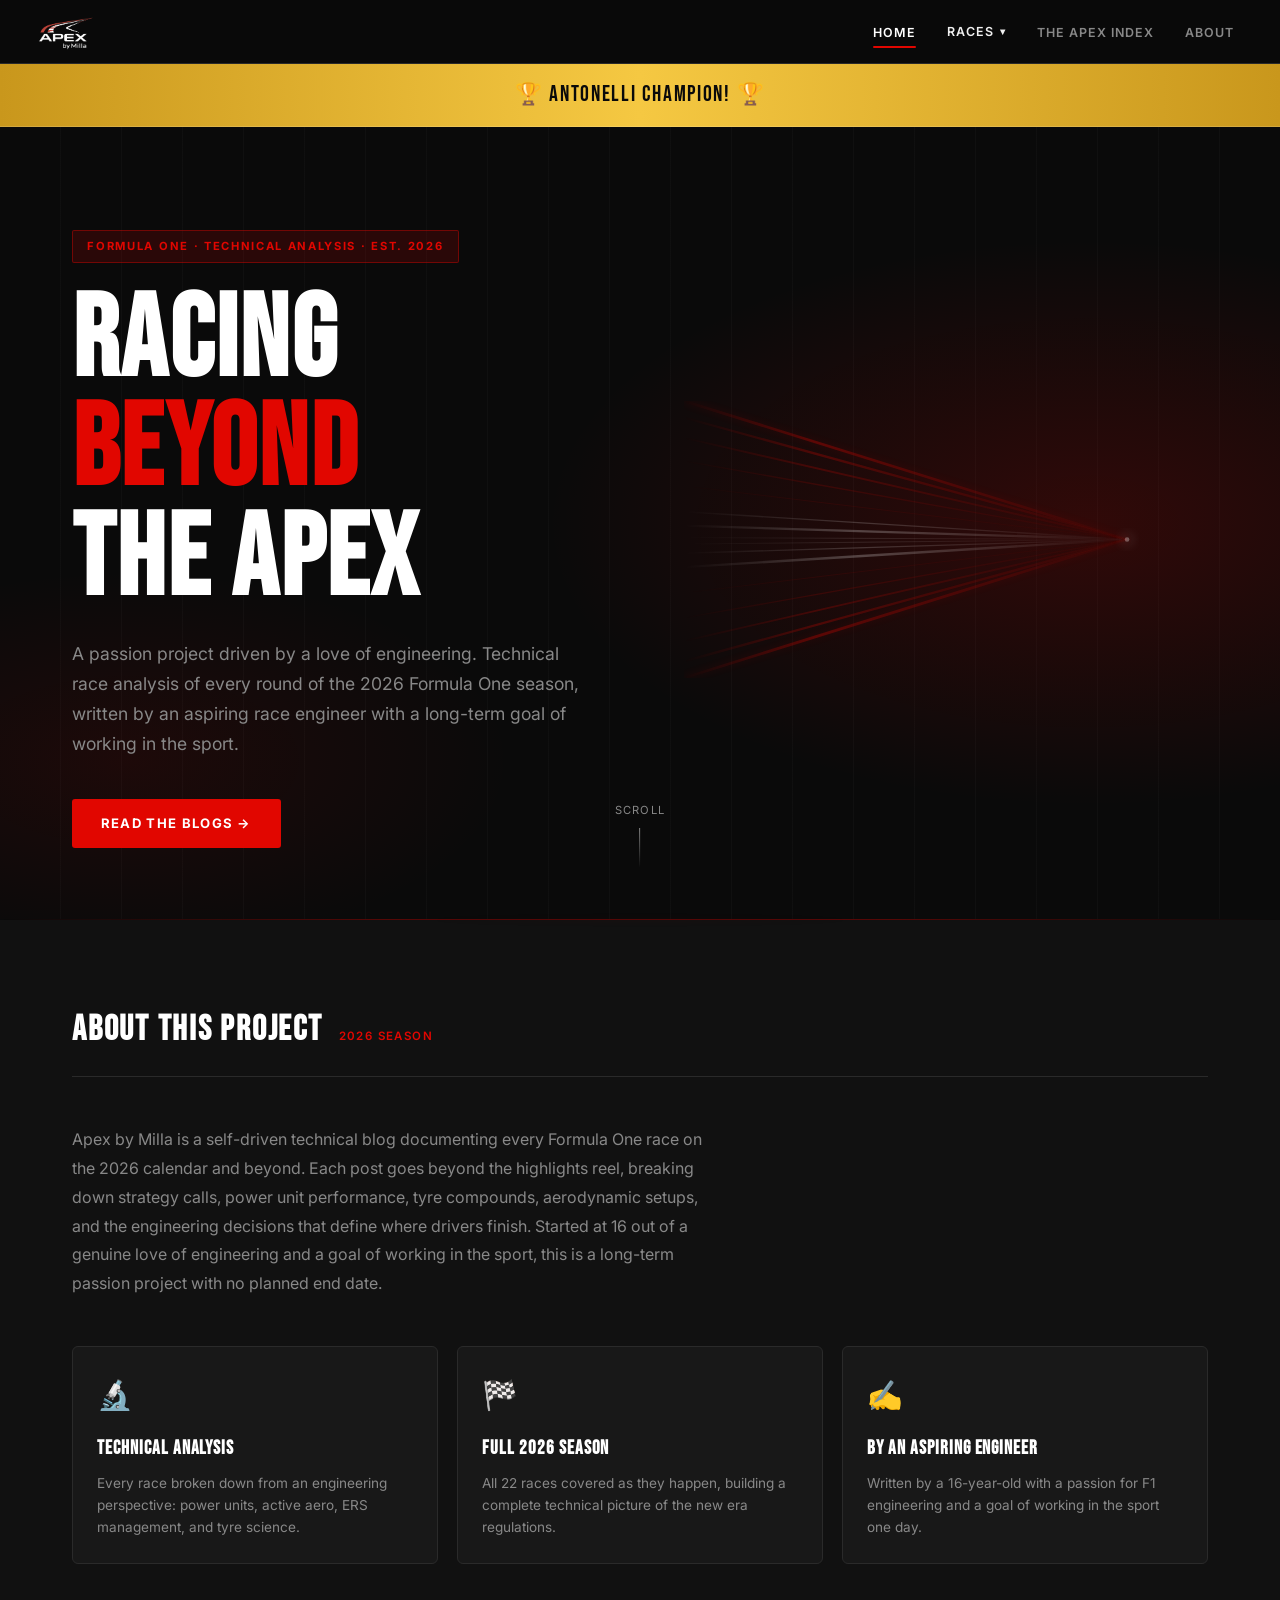
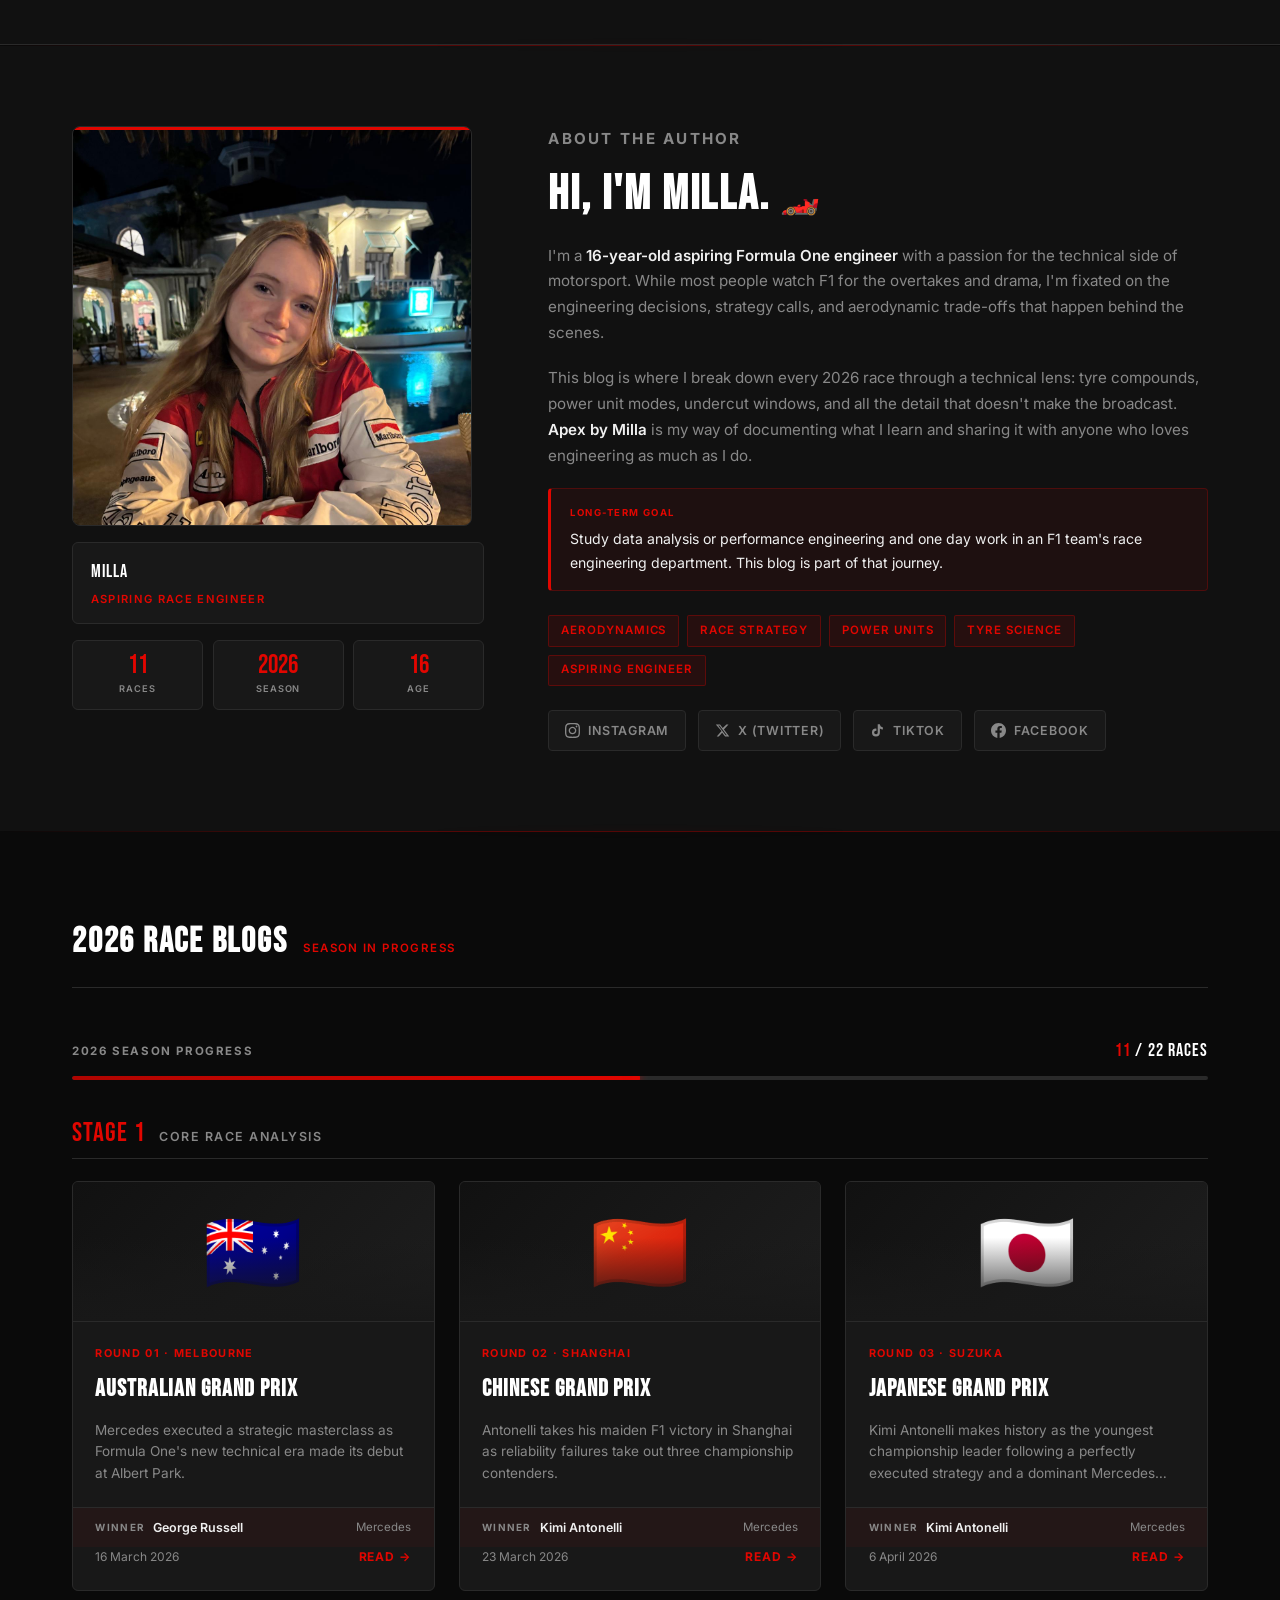
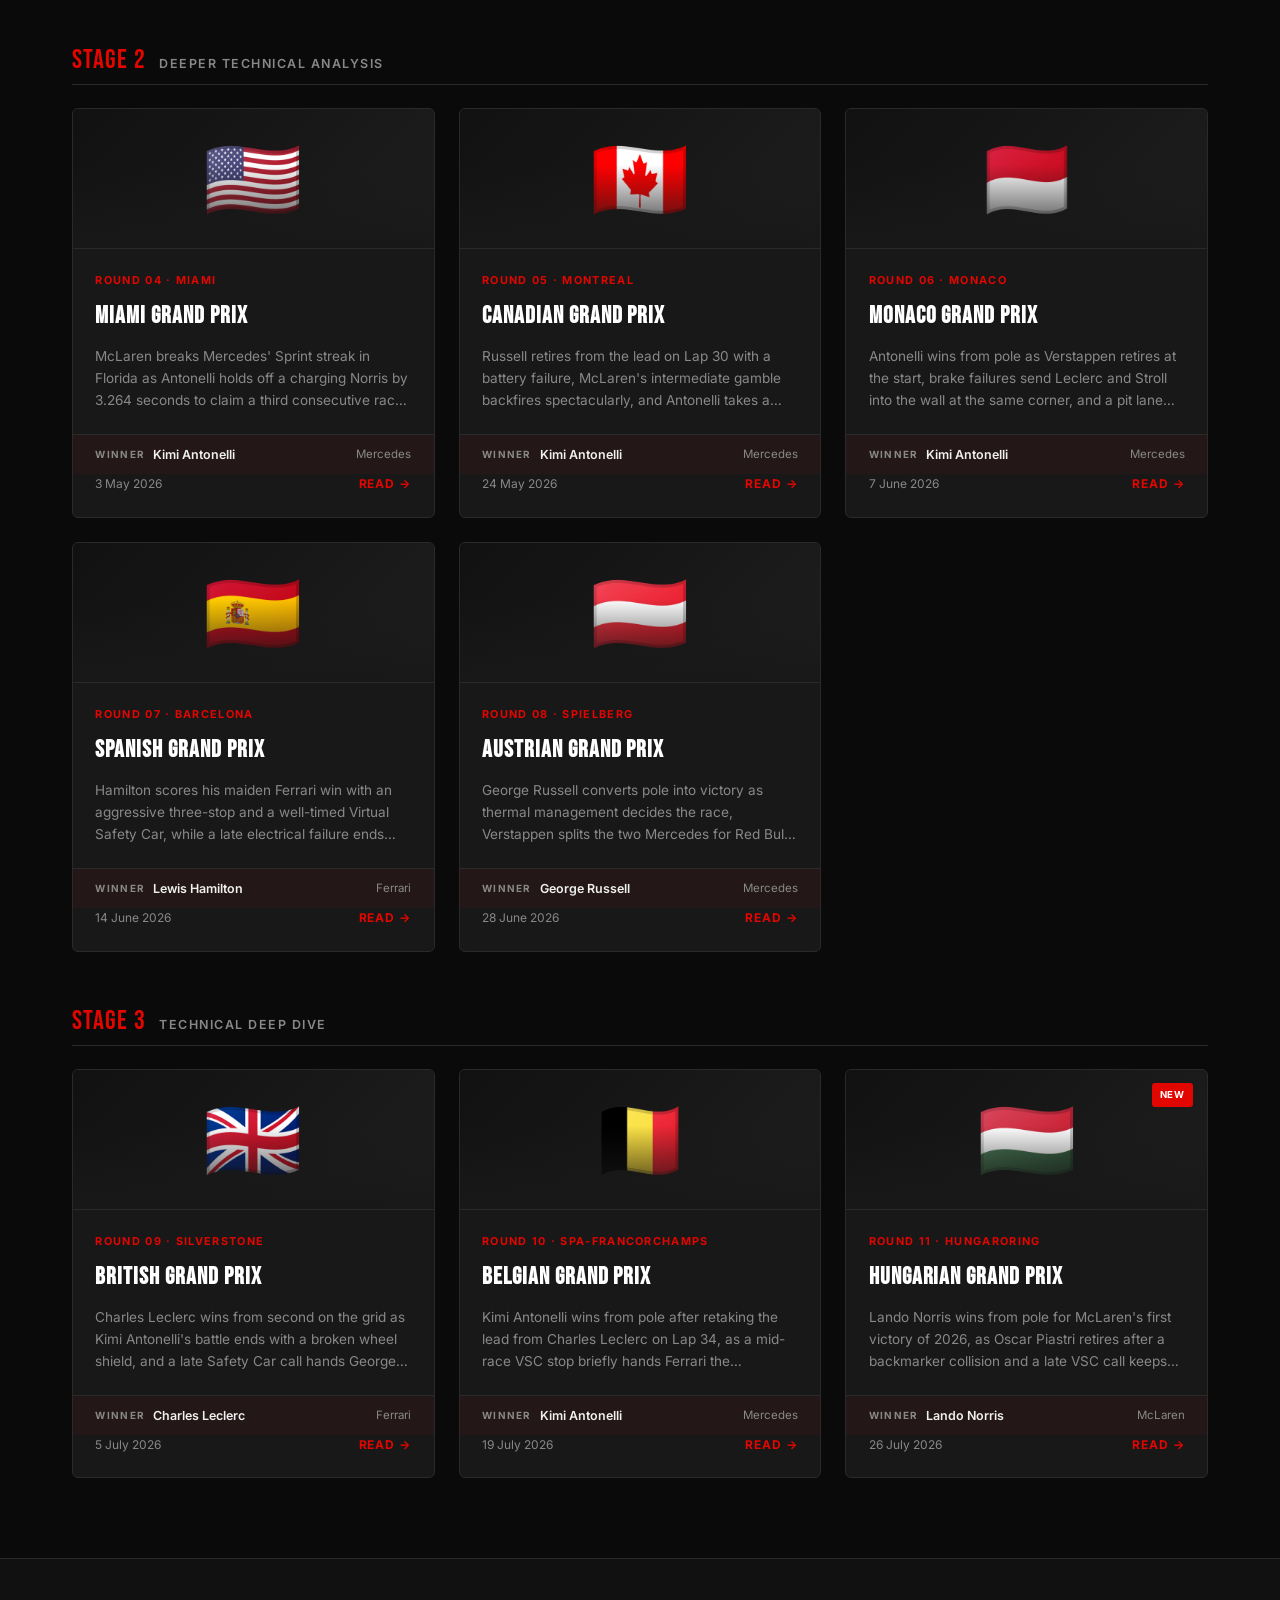
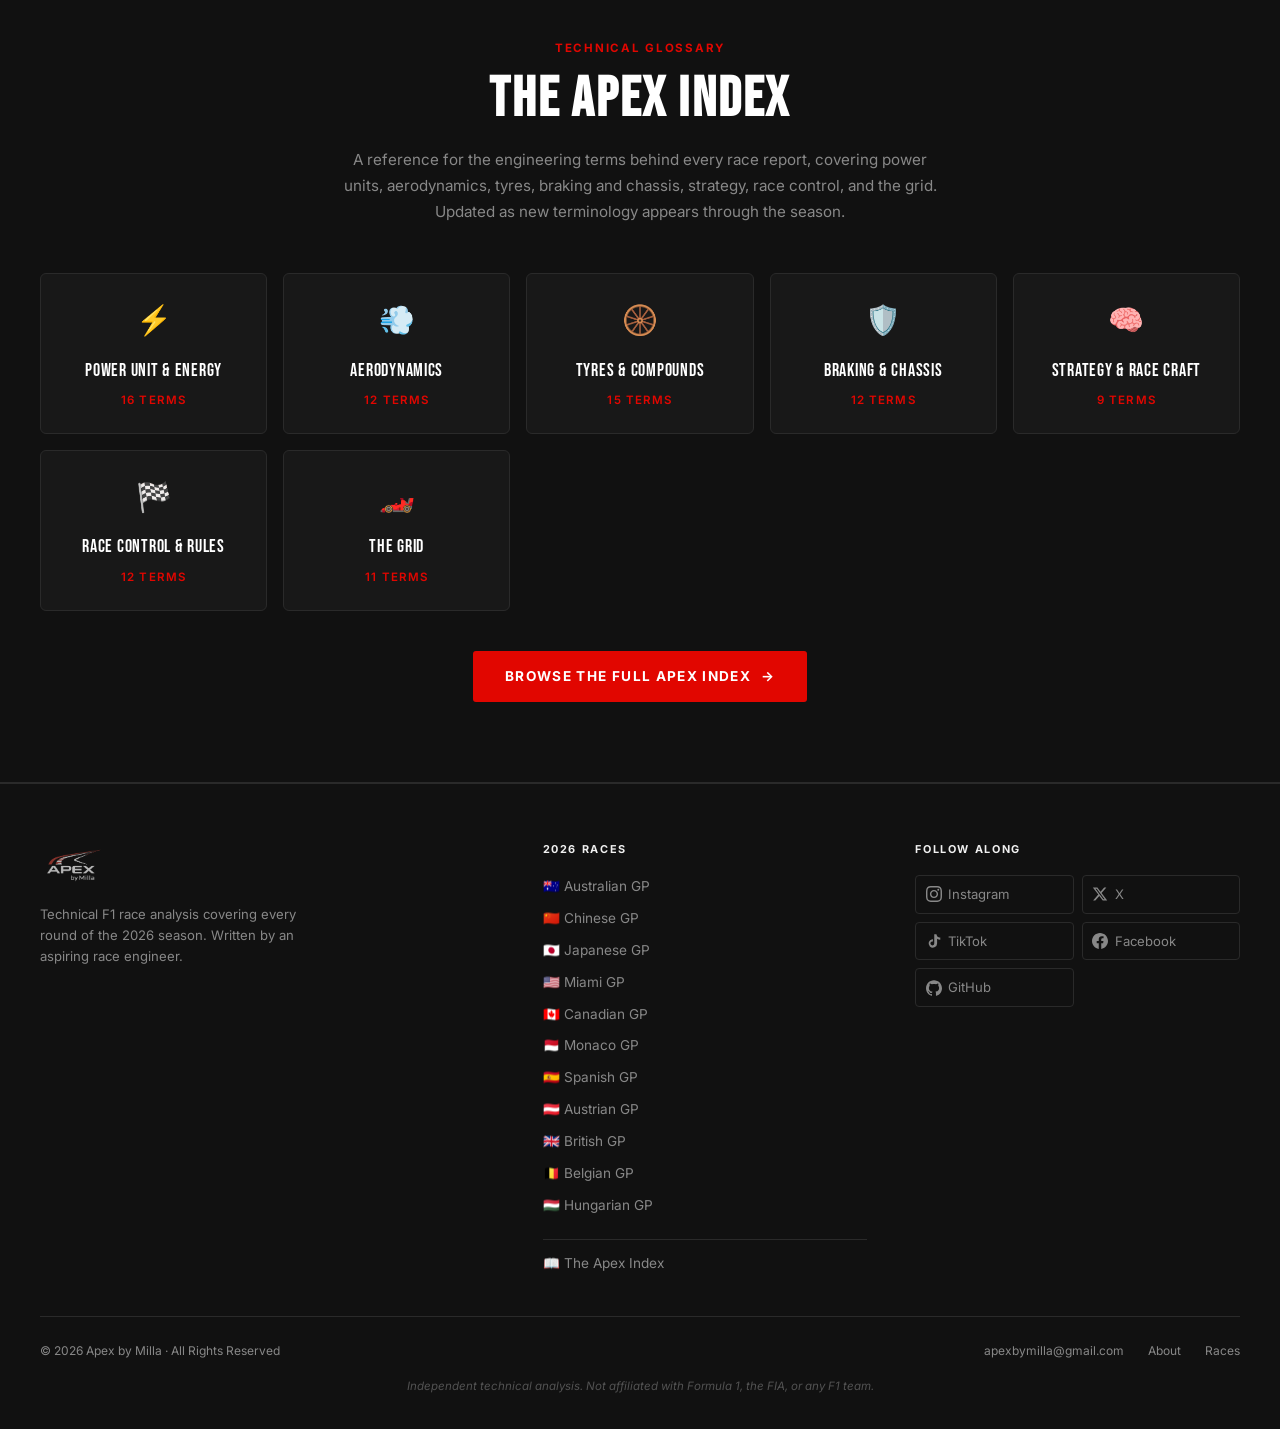
<file: index.html>
<!DOCTYPE html>
<html lang="en">
<head>
  <meta charset="UTF-8" />
  <meta name="viewport" content="width=device-width, initial-scale=1.0" />
  <title>Apex by Milla | F1 Technical Analysis Blog 2026</title>
  <meta name="description" content="In-depth technical analysis of every 2026 F1 race, covering power unit breakdowns, tyre strategy, active aero and more. Written by Milla, aspiring race engineer." />

  <!-- Open Graph -->
  <meta property="og:type"        content="website" />
  <meta property="og:url"         content="https://apexbymilla.com/" />
  <meta property="og:title"       content="Apex by Milla | F1 Technical Analysis Blog 2026" />
  <meta property="og:description" content="In-depth technical analysis of every 2026 F1 race, covering power unit breakdowns, tyre strategy, active aero and more. Written by Milla, aspiring race engineer." />
  <meta property="og:image"       content="https://apexbymilla.com/social-share.png" />

  <!-- Twitter Card -->
  <meta name="twitter:card"        content="summary_large_image" />
  <meta name="twitter:site"        content="@apexbymilla" />
  <meta name="twitter:title"       content="Apex by Milla | F1 Technical Analysis Blog 2026" />
  <meta name="twitter:description" content="In-depth technical analysis of every 2026 F1 race, covering power unit breakdowns, tyre strategy, active aero and more. Written by Milla, aspiring race engineer." />
  <meta name="twitter:image"       content="https://apexbymilla.com/social-share.png" />

  <!-- Canonical -->
  <link rel="canonical" href="https://apexbymilla.com/" />

  <!-- Structured Data -->
  <script type="application/ld+json">
  {
    "@context": "https://schema.org",
    "@type": "WebSite",
    "name": "Apex by Milla",
    "url": "https://apexbymilla.com",
    "description": "F1 technical analysis blog covering every 2026 race: power units, tyre strategy, active aerodynamics and more."
  }
  </script>

  <style>
/* ================================================
   APEX BY MILLA — Global Stylesheet
   ================================================ */

@import url('https://fonts.googleapis.com/css2?family=Inter:wght@300;400;500;600;700;900&family=Bebas+Neue&display=swap');

/* ---------- Reset & Base ---------- */
*, *::before, *::after {
  box-sizing: border-box;
  margin: 0;
  padding: 0;
}

:root {
  --red:       #E10600;
  --red-dark:  #b00400;
  --black:     #0a0a0a;
  --dark:      #111111;
  --card:      #181818;
  --border:    #2a2a2a;
  --text:      #f0f0f0;
  --muted:     #888888;
  --white:     #ffffff;
}

html {
  scroll-behavior: smooth;
}

body {
  background-color: var(--black);
  color: var(--text);
  font-family: 'Inter', sans-serif;
  font-size: 16px;
  line-height: 1.7;
  min-height: 100vh;
}

a {
  color: inherit;
  text-decoration: none;
}

img {
  max-width: 100%;
  display: block;
}

/* ---------- Scrollbar ---------- */
::-webkit-scrollbar { width: 6px; }
::-webkit-scrollbar-track { background: var(--dark); }
::-webkit-scrollbar-thumb { background: var(--red); border-radius: 3px; }

/* ---------- Navigation ---------- */
.navbar {
  position: sticky;
  top: 0;
  z-index: 100;
  background: rgba(10,10,10,0.95);
  backdrop-filter: blur(12px);
  border-bottom: 1px solid var(--border);
  padding: 0 2rem;
  display: flex;
  align-items: center;
  justify-content: space-between;
  height: 64px;
}

.nav-logo {
  display: flex;
  align-items: center;
  text-decoration: none;
  flex-shrink: 0;
}

.nav-links {
  display: flex;
  align-items: center;
  gap: 0.25rem;
  list-style: none;
}

.nav-links a {
  font-size: 0.78rem;
  font-weight: 600;
  letter-spacing: 0.08em;
  text-transform: uppercase;
  color: var(--muted);
  padding: 0.45rem 0.85rem;
  border-radius: 4px;
  transition: color 0.2s;
  white-space: nowrap;
  position: relative;
}

.nav-links a::after {
  content: '';
  position: absolute;
  bottom: -1px;
  left: 0.85rem;
  right: 0.85rem;
  height: 2px;
  background: var(--red);
  border-radius: 1px;
  transform: scaleX(0);
  transform-origin: left;
  transition: transform 0.22s ease;
}

.nav-links a:hover {
  color: var(--white);
}

.nav-links a:hover::after {
  transform: scaleX(1);
}

.nav-links a.active {
  color: var(--white);
}

.nav-links a.active::after {
  transform: scaleX(1);
}

.nav-links a.race-link {
  color: var(--text);
}

.nav-links a.race-link:hover {
  color: var(--white);
}

.nav-links a.race-link::after {
  background: var(--red);
}

/* Hamburger for mobile */
.hamburger {
  display: none;
  flex-direction: column;
  gap: 5px;
  cursor: pointer;
  background: none;
  border: none;
  padding: 4px;
}
.hamburger span {
  display: block;
  width: 24px;
  height: 2px;
  background: var(--text);
  border-radius: 2px;
  transition: all 0.3s;
}

/* ---------- Races dropdown ---------- */
/* Replaces the long per-race link list so the navbar still fits as the
   season grows. Desktop opens on hover, mobile and keyboard open on click. */
.nav-races { position: relative; }
.nav-races-toggle {
  font-family: inherit; font-size: 0.78rem; font-weight: 600; letter-spacing: 0.08em;
  text-transform: uppercase; color: var(--text);
  background: none; border: none; cursor: pointer;
  padding: 0.45rem 0.85rem; border-radius: 4px;
  display: flex; align-items: center; gap: 0.35rem; white-space: nowrap;
  transition: color 0.2s, background 0.2s;
}
.nav-races-toggle:hover,
.nav-races.current > .nav-races-toggle,
.nav-races.open > .nav-races-toggle { color: var(--red); background: rgba(225,6,0,0.1); }
.nav-races-toggle .nav-chev { font-size: 0.6rem; line-height: 1; transition: transform 0.2s; }
.nav-races.open .nav-chev { transform: rotate(180deg); }
.nav-races-panel {
  position: absolute; top: calc(100% + 0.45rem); left: 0;
  background: var(--dark); border: 1px solid var(--border); border-radius: 6px;
  padding: 0.6rem; box-shadow: 0 14px 34px rgba(0,0,0,0.6);
  display: none; z-index: 120;
}
.nav-races.open > .nav-races-panel { display: block; }
/* Invisible bridge over the gap between the button and the panel, so the
   mouse never leaves the dropdown on its way down to a race. */
.nav-races-panel::before { content: ""; position: absolute; left: 0; right: 0; top: -0.6rem; height: 0.6rem; }
/* ✏️ Once you pass about 12 races, change repeat(2 to repeat(3 so the panel
   stays short rather than tall. */
.nav-races-grid { display: grid; grid-template-columns: repeat(2, minmax(148px, 1fr)); gap: 0.1rem; }
.nav-races-panel a {
  display: block; white-space: nowrap; padding: 0.5rem 0.75rem; border-radius: 4px;
  font-size: 0.78rem; font-weight: 600; letter-spacing: 0.05em; text-transform: uppercase;
  color: var(--text); transition: color 0.2s, background 0.2s;
}
.nav-races-panel a:hover,
.nav-races-panel a.active { color: var(--red); background: rgba(225,6,0,0.1); }
@media (max-width: 768px) {
  .nav-races-toggle { width: 100%; justify-content: space-between; padding: 0.7rem 1rem; font-size: 0.85rem; }
  .nav-races-panel {
    position: static; border: none; background: none; box-shadow: none;
    padding: 0 0 0.3rem 0.6rem;
  }
  .nav-races-grid { grid-template-columns: 1fr; }
  .nav-races-panel a { padding: 0.55rem 1rem; font-size: 0.85rem; }
}

/* ---------- Hero ---------- */
.hero {
  position: relative;
  min-height: 88vh;
  display: grid;
  grid-template-columns: 1fr 1fr;
  align-items: center;
  padding: 6rem 2rem 4rem;
  overflow: hidden;
  max-width: 1200px;
  margin: 0 auto;
  width: 100%;
}

.hero-left {
  display: flex;
  flex-direction: column;
  align-items: flex-start;
  position: relative;
  z-index: 1;
}

.hero-right {
  display: flex;
  align-items: center;
  justify-content: center;
  position: relative;
  z-index: 1;
  padding: 2rem;
}

.hero-bg {
  position: absolute;
  inset: 0;
  background:
    radial-gradient(ellipse 70% 60% at 80% 50%, rgba(225,6,0,0.08) 0%, transparent 70%),
    repeating-linear-gradient(
      90deg,
      transparent,
      transparent 60px,
      rgba(255,255,255,0.015) 60px,
      rgba(255,255,255,0.015) 61px
    );
  pointer-events: none;
}

.hero-tag {
  display: inline-block;
  background: rgba(225,6,0,0.15);
  border: 1px solid rgba(225,6,0,0.4);
  color: var(--red);
  font-size: 0.7rem;
  font-weight: 700;
  letter-spacing: 0.15em;
  text-transform: uppercase;
  padding: 0.35rem 0.9rem;
  border-radius: 2px;
  margin-bottom: 1.5rem;
}

.hero h1 {
  font-family: 'Bebas Neue', sans-serif;
  font-size: clamp(3.5rem, 9vw, 8rem);
  line-height: 0.95;
  letter-spacing: 0.02em;
  color: var(--white);
  max-width: 900px;
  margin-bottom: 1.5rem;
}

.hero h1 em {
  font-style: normal;
  color: var(--red);
}

.hero-sub {
  font-size: clamp(0.9rem, 1.8vw, 1.1rem);
  color: var(--muted);
  max-width: 520px;
  margin-bottom: 2.5rem;
  font-weight: 400;
}

.hero-cta {
  display: inline-flex;
  align-items: center;
  gap: 0.6rem;
  background: var(--red);
  color: var(--white);
  font-size: 0.82rem;
  font-weight: 700;
  letter-spacing: 0.1em;
  text-transform: uppercase;
  padding: 0.85rem 1.8rem;
  border-radius: 3px;
  transition: background 0.2s, transform 0.15s;
}

.hero-cta:hover {
  background: var(--red-dark);
  transform: translateY(-1px);
}

.hero-scroll {
  position: fixed;
  bottom: 2rem;
  left: 50%;
  transform: translateX(-50%);
  display: flex;
  flex-direction: column;
  align-items: center;
  gap: 0.5rem;
  color: var(--muted);
  font-size: 0.7rem;
  letter-spacing: 0.1em;
  text-transform: uppercase;
  animation: bounce 2s infinite;
  pointer-events: none;
  opacity: 1;
  transition: opacity 0.5s ease;
}

.hero-scroll::after {
  content: '';
  width: 1px;
  height: 40px;
  background: linear-gradient(to bottom, var(--muted), transparent);
}

@keyframes bounce {
  0%, 100% { transform: translateX(-50%) translateY(0); }
  50% { transform: translateX(-50%) translateY(6px); }
}

/* ---------- Project Overview Section ---------- */
.project-section {
  background: var(--dark);
  border-bottom: 1px solid var(--border);
}

.project-inner {
  max-width: 1200px;
  margin: 0 auto;
  padding: 5rem 2rem;
}

.project-intro {
  max-width: 640px;
  margin-bottom: 3rem;
}

.project-intro p {
  color: var(--muted);
  font-size: 1rem;
  line-height: 1.8;
}

.project-cards {
  display: grid;
  grid-template-columns: repeat(3, 1fr);
  gap: 1.2rem;
}

.project-card {
  background: var(--card);
  border: 1px solid var(--border);
  border-radius: 6px;
  padding: 1.5rem;
  transition: border-color 0.2s;
}

.project-card:hover {
  border-color: rgba(225,6,0,0.4);
}

.project-card-icon {
  font-size: 1.8rem;
  margin-bottom: 0.8rem;
}

.project-card h3 {
  font-family: 'Bebas Neue', sans-serif;
  font-size: 1.2rem;
  letter-spacing: 0.05em;
  color: var(--white);
  margin-bottom: 0.5rem;
}

.project-card p {
  font-size: 0.85rem;
  color: var(--muted);
  line-height: 1.6;
}

/* ---------- Section Wrapper ---------- */
.section {
  max-width: 1200px;
  margin: 0 auto;
  padding: 5rem 2rem;
}

.section-header {
  display: flex;
  align-items: baseline;
  gap: 1rem;
  margin-bottom: 3rem;
  border-bottom: 1px solid var(--border);
  padding-bottom: 1rem;
}

.section-title {
  font-family: 'Bebas Neue', sans-serif;
  font-size: 2.2rem;
  letter-spacing: 0.05em;
  color: var(--white);
}

.section-label {
  font-size: 0.72rem;
  font-weight: 600;
  letter-spacing: 0.12em;
  text-transform: uppercase;
  color: var(--red);
}

/* ---------- Season Progress ---------- */
.season-progress {
  margin-bottom: 2.5rem;
}

.season-progress-header {
  display: flex;
  align-items: center;
  justify-content: space-between;
  margin-bottom: 0.6rem;
}

.season-progress-label {
  font-size: 0.72rem;
  font-weight: 700;
  letter-spacing: 0.14em;
  text-transform: uppercase;
  color: var(--muted);
}

.season-progress-count {
  font-family: 'Bebas Neue', sans-serif;
  font-size: 1.1rem;
  letter-spacing: 0.06em;
  color: var(--white);
}

.season-progress-count span {
  color: var(--red);
}

.progress-track {
  height: 4px;
  background: var(--border);
  border-radius: 2px;
  overflow: hidden;
}

.progress-fill {
  height: 100%;
  width: 50%; /* 11 of 22 */
  background: linear-gradient(90deg, var(--red-dark), var(--red));
  border-radius: 2px;
  position: relative;
}

/* ---------- Apex Index Promo Section ---------- */
.apex-index-section {
  background: var(--dark);
  border-top: 1px solid var(--border);
  border-bottom: 1px solid var(--border);
  padding: 5rem 2rem;
}
.apex-index-inner { max-width: 1200px; margin: 0 auto; }
.apex-index-header { text-align: center; margin-bottom: 3rem; }
.apex-index-eyebrow {
  font-size: 0.72rem; font-weight: 700; letter-spacing: 0.15em;
  text-transform: uppercase; color: var(--red); margin-bottom: 0.8rem;
}
.apex-index-section-title {
  font-family: 'Bebas Neue', sans-serif;
  font-size: clamp(2.4rem, 5vw, 3.5rem);
  letter-spacing: 0.04em; color: var(--white); line-height: 1; margin-bottom: 1.2rem;
}
.apex-index-section-sub {
  color: var(--muted); font-size: 0.95rem; max-width: 600px; margin: 0 auto 2rem;
}
.apex-index-grid {
  display: grid;
  grid-template-columns: repeat(auto-fit, minmax(190px, 1fr));
  gap: 1rem;
  margin-bottom: 2.5rem;
}
.apex-index-card {
  background: var(--card);
  border: 1px solid var(--border);
  border-radius: 6px;
  padding: 1.4rem 1.2rem;
  text-align: center;
  transition: transform 0.2s, border-color 0.2s, box-shadow 0.2s;
  cursor: pointer;
}
.apex-index-card:hover {
  transform: translateY(-3px);
  border-color: var(--red);
  box-shadow: 0 6px 24px rgba(225,6,0,0.12);
}
.apex-index-card-icon {
  font-size: 1.8rem; margin-bottom: 0.6rem;
}
.apex-index-card-title {
  font-family: 'Bebas Neue', sans-serif;
  font-size: 1.15rem;
  letter-spacing: 0.04em;
  color: var(--white);
  margin-bottom: 0.3rem;
}
.apex-index-card-count {
  font-size: 0.72rem;
  letter-spacing: 0.1em;
  text-transform: uppercase;
  color: var(--red);
  font-weight: 600;
}
.apex-index-cta-wrapper { text-align: center; }
.apex-index-cta {
  display: inline-flex;
  align-items: center;
  gap: 0.6rem;
  background: var(--red);
  color: var(--white);
  font-size: 0.85rem;
  font-weight: 700;
  letter-spacing: 0.1em;
  text-transform: uppercase;
  padding: 0.9rem 2rem;
  border-radius: 3px;
  transition: background 0.2s, transform 0.15s;
}
.apex-index-cta:hover {
  background: var(--red-dark);
  transform: translateY(-1px);
}

.progress-fill::after {
  content: '';
  position: absolute;
  right: 0;
  top: 50%;
  transform: translateY(-50%);
  width: 8px;
  height: 8px;
  background: var(--red);
  border-radius: 50%;
  box-shadow: 0 0 8px rgba(225,6,0,0.7);
}

/* ---------- Race Cards Grid ---------- */
.races-grid {
  display: grid;
  grid-template-columns: repeat(auto-fill, minmax(300px, 1fr));
  gap: 1.5rem;
}

.race-card {
  background: var(--card);
  border: 1px solid var(--border);
  border-radius: 6px;
  overflow: hidden;
  transition: transform 0.2s, border-color 0.2s, box-shadow 0.2s;
  cursor: pointer;
  text-decoration: none;
  display: block;
}

.race-card:hover {
  transform: translateY(-4px);
  border-color: var(--red);
  box-shadow: 0 8px 32px rgba(225,6,0,0.15);
}

.card-flag {
  height: 140px;
  background: linear-gradient(135deg, var(--dark) 0%, #1e1e1e 100%);
  display: flex;
  align-items: center;
  justify-content: center;
  font-size: 5rem;
  border-bottom: 1px solid var(--border);
  position: relative;
  overflow: hidden;
}

.card-flag::after {
  content: '';
  position: absolute;
  inset: 0;
  background: linear-gradient(to top, var(--card) 0%, transparent 60%);
}

.card-body {
  padding: 1.4rem;
}

.card-round {
  font-size: 0.68rem;
  font-weight: 700;
  letter-spacing: 0.12em;
  text-transform: uppercase;
  color: var(--red);
  margin-bottom: 0.4rem;
}

.card-title {
  font-family: 'Bebas Neue', sans-serif;
  font-size: 1.5rem;
  letter-spacing: 0.04em;
  color: var(--white);
  margin-bottom: 0.6rem;
}

.card-excerpt {
  font-size: 0.85rem;
  color: var(--muted);
  line-height: 1.6;
  display: -webkit-box;
  -webkit-line-clamp: 3;
  -webkit-box-orient: vertical;
  overflow: hidden;
}

.card-footer {
  padding: 0 1.4rem 1.4rem;
  display: flex;
  align-items: center;
  justify-content: space-between;
}

/* ── Reading tracker pill (Stage 3). Filled in by the script at the end of the page. ── */
.card-read-state {
  display: inline-block;
  margin-left: 0.6rem;
  padding: 0.12rem 0.5rem;
  border-radius: 3px;
  font-size: 0.66rem;
  font-weight: 600;
  letter-spacing: 0.06em;
  text-transform: uppercase;
  vertical-align: middle;
}
.card-read-state.is-read { color: var(--text); background: rgba(240,240,240,0.1); border: 1px solid rgba(240,240,240,0.25); }
.card-read-state.is-partial { color: var(--muted); border: 1px solid var(--border); }

.card-date {
  font-size: 0.75rem;
  color: var(--muted);
}

.card-arrow {
  font-size: 0.75rem;
  font-weight: 700;
  letter-spacing: 0.08em;
  text-transform: uppercase;
  color: var(--red);
  display: flex;
  align-items: center;
  gap: 0.3rem;
  transition: gap 0.2s;
}

.race-card:hover .card-arrow {
  gap: 0.6rem;
}

.card-winner {
  display: flex;
  align-items: center;
  gap: 0.5rem;
  padding: 0.55rem 1.4rem;
  border-top: 1px solid var(--border);
  background: rgba(225,6,0,0.05);
}

.card-winner-label {
  font-size: 0.62rem;
  font-weight: 700;
  letter-spacing: 0.13em;
  text-transform: uppercase;
  color: var(--muted);
  flex-shrink: 0;
}

.card-winner-name {
  font-size: 0.78rem;
  font-weight: 600;
  color: var(--text);
  white-space: nowrap;
  overflow: hidden;
  text-overflow: ellipsis;
}

.card-winner-team {
  font-size: 0.72rem;
  color: var(--muted);
  margin-left: auto;
  flex-shrink: 0;
}

/* ---------- About Section ---------- */
.about-section {
  background: var(--dark);
  border-top: none;
  border-bottom: none;
}

.about-inner {
  max-width: 1200px;
  margin: 0 auto;
  padding: 5rem 2rem;
  display: grid;
  grid-template-columns: 1fr 1.6fr;
  gap: 4rem;
  align-items: start;
}

.about-label {
  font-size: 0.72rem;
  font-weight: 700;
  letter-spacing: 0.15em;
  text-transform: uppercase;
  color: var(--red);
  margin-bottom: 0.8rem;
}

.about-name {
  font-family: 'Bebas Neue', sans-serif;
  font-size: 3rem;
  letter-spacing: 0.04em;
  color: var(--white);
  line-height: 1;
  margin-bottom: 1.5rem;
}

/* Photo column wrapper */
.about-visual-col {
  display: flex;
  flex-direction: column;
  gap: 1rem;
}

.about-visual {
  width: 100%;
  aspect-ratio: 1;
  max-width: 400px;
  background: var(--card);
  border: 1px solid var(--border);
  border-radius: 8px;
  display: flex;
  align-items: center;
  justify-content: center;
  font-size: 6rem;
  position: relative;
  overflow: hidden;
}

.about-visual img {
  width: 100%;
  height: 100%;
  object-fit: cover;
  object-position: center top;
  display: block;
}

.about-visual::before {
  content: '';
  position: absolute;
  top: 0; left: 0; right: 0;
  height: 3px;
  background: var(--red);
  z-index: 1;
}

/* Caption strip below photo */
.about-caption {
  background: var(--card);
  border: 1px solid var(--border);
  border-radius: 6px;
  padding: 0.9rem 1.1rem;
  display: flex;
  flex-direction: column;
  gap: 0.2rem;
}
.about-caption-name {
  font-family: 'Bebas Neue', sans-serif;
  font-size: 1.1rem;
  letter-spacing: 0.06em;
  color: var(--white);
}
.about-caption-role {
  font-size: 0.7rem;
  font-weight: 600;
  letter-spacing: 0.12em;
  text-transform: uppercase;
  color: var(--red);
}

/* Stats row */
.about-stats-row {
  display: grid;
  grid-template-columns: repeat(3, 1fr);
  gap: 0.6rem;
}
.about-stat-box {
  background: var(--card);
  border: 1px solid var(--border);
  border-radius: 6px;
  padding: 0.75rem 0.5rem;
  text-align: center;
}
.about-stat-box-num {
  font-family: 'Bebas Neue', sans-serif;
  font-size: 1.6rem;
  color: var(--red);
  line-height: 1;
}
.about-stat-box-label {
  font-size: 0.58rem;
  font-weight: 600;
  letter-spacing: 0.1em;
  text-transform: uppercase;
  color: var(--muted);
  margin-top: 2px;
}

.about-text p {
  color: var(--muted);
  font-size: 0.95rem;
  margin-bottom: 1.2rem;
}

.about-text p strong {
  color: var(--text);
  font-weight: 600;
}

/* Goal highlight box */
.about-goal {
  background: rgba(225,6,0,0.06);
  border: 1px solid rgba(225,6,0,0.25);
  border-left: 3px solid var(--red);
  border-radius: 4px;
  padding: 1rem 1.2rem;
  margin: 1.2rem 0;
}
.about-goal-label {
  font-size: 0.6rem;
  font-weight: 700;
  letter-spacing: 0.15em;
  text-transform: uppercase;
  color: var(--red);
  margin-bottom: 0.35rem;
}
.about-goal p {
  color: var(--text);
  font-size: 0.88rem;
  margin-bottom: 0 !important;
}

.tags {
  display: flex;
  flex-wrap: wrap;
  gap: 0.5rem;
  margin-top: 1.5rem;
}

.tag {
  background: rgba(225,6,0,0.1);
  border: 1px solid rgba(225,6,0,0.3);
  color: var(--red);
  font-size: 0.72rem;
  font-weight: 600;
  letter-spacing: 0.08em;
  text-transform: uppercase;
  padding: 0.3rem 0.75rem;
  border-radius: 2px;
}

/* ---------- Social Links ---------- */
.socials {
  display: flex;
  flex-wrap: wrap;
  gap: 0.75rem;
  margin-top: 1.5rem;
}

.social-btn {
  display: inline-flex;
  align-items: center;
  gap: 0.5rem;
  background: var(--card);
  border: 1px solid var(--border);
  color: var(--muted);
  font-size: 0.78rem;
  font-weight: 600;
  letter-spacing: 0.06em;
  text-transform: uppercase;
  padding: 0.55rem 1rem;
  border-radius: 4px;
  transition: color 0.2s, border-color 0.2s, background 0.2s;
}

.social-btn svg {
  width: 15px;
  height: 15px;
  flex-shrink: 0;
}

.social-btn:hover {
  color: var(--white);
  border-color: var(--red);
  background: rgba(225,6,0,0.08);
}

/* ---------- Footer ---------- */
.footer {
  background: var(--dark);
  border-top: 1px solid var(--border);
  padding: 3.5rem 2rem 2rem;
  color: var(--muted);
  font-size: 0.85rem;
}

.footer-inner {
  max-width: 1200px;
  margin: 0 auto;
  display: grid;
  grid-template-columns: 1.4fr 1fr 1fr;
  gap: 3rem;
  padding-bottom: 2.5rem;
  border-bottom: 1px solid var(--border);
}

.footer-brand img {
  height: 48px;
  width: auto;
  opacity: 0.7;
  margin-bottom: 1rem;
}

.footer-brand p {
  font-size: 0.82rem;
  color: var(--muted);
  line-height: 1.6;
  max-width: 260px;
}

.footer-col-title {
  font-size: 0.68rem;
  font-weight: 700;
  letter-spacing: 0.15em;
  text-transform: uppercase;
  color: var(--text);
  margin-bottom: 1rem;
}

.footer-links {
  list-style: none;
  display: flex;
  flex-direction: column;
  gap: 0.55rem;
}

.footer-links a {
  font-size: 0.85rem;
  color: var(--muted);
  transition: color 0.2s;
}

.footer-links a:hover {
  color: var(--red);
}

.footer-social-grid {
  display: grid;
  grid-template-columns: 1fr 1fr;
  gap: 0.5rem;
}

.footer-social-link {
  display: flex;
  align-items: center;
  gap: 0.4rem;
  font-size: 0.82rem;
  color: var(--muted);
  padding: 0.45rem 0.6rem;
  border: 1px solid var(--border);
  border-radius: 4px;
  transition: color 0.2s, border-color 0.2s;
}

.footer-social-link:hover {
  color: var(--text);
  border-color: var(--red);
}

.footer-bottom {
  max-width: 1200px;
  margin: 0 auto;
  padding-top: 1.5rem;
  display: flex;
  align-items: center;
  justify-content: space-between;
  font-size: 0.75rem;
  color: var(--muted);
}

.footer-bottom-right {
  display: flex;
  gap: 1.5rem;
}

.footer-bottom-right a {
  color: var(--muted);
  transition: color 0.2s;
}

.footer-bottom-right a:hover {
  color: var(--red);
}

@media (max-width: 768px) {
  .footer-inner {
    grid-template-columns: 1fr;
    gap: 2rem;
  }
  .footer-bottom {
    flex-direction: column;
    gap: 0.5rem;
    text-align: center;
  }
}

/* ---------- Blog / Race Page Styles ---------- */
.blog-hero {
  background: var(--dark);
  border-bottom: 1px solid var(--border);
  padding: 5rem 2rem 3rem;
}

.blog-hero-inner {
  max-width: 800px;
  margin: 0 auto;
}

.blog-back {
  display: inline-flex;
  align-items: center;
  gap: 0.4rem;
  font-size: 0.78rem;
  font-weight: 600;
  letter-spacing: 0.08em;
  text-transform: uppercase;
  color: var(--muted);
  margin-bottom: 2rem;
  transition: color 0.2s;
}

.blog-back:hover { color: var(--text); }

.blog-round {
  font-size: 0.72rem;
  font-weight: 700;
  letter-spacing: 0.15em;
  text-transform: uppercase;
  color: var(--red);
  margin-bottom: 0.8rem;
}

.blog-title {
  font-family: 'Bebas Neue', sans-serif;
  font-size: clamp(2.5rem, 6vw, 4.5rem);
  letter-spacing: 0.03em;
  color: var(--white);
  line-height: 1;
  margin-bottom: 1rem;
}

.blog-meta {
  display: flex;
  gap: 1.5rem;
  flex-wrap: wrap;
  font-size: 0.8rem;
  color: var(--muted);
  margin-top: 1.5rem;
  padding-top: 1.5rem;
  border-top: 1px solid var(--border);
}

.blog-meta span {
  display: flex;
  align-items: center;
  gap: 0.4rem;
}

.blog-content {
  max-width: 800px;
  margin: 0 auto;
  padding: 4rem 2rem 6rem;
}

.blog-content h2 {
  font-family: 'Bebas Neue', sans-serif;
  font-size: 1.8rem;
  letter-spacing: 0.04em;
  color: var(--white);
  margin-top: 2.5rem;
  margin-bottom: 1rem;
  padding-bottom: 0.5rem;
  border-bottom: 2px solid var(--red);
  display: inline-block;
}

.blog-content h3 {
  font-size: 1.1rem;
  font-weight: 600;
  color: var(--text);
  margin-top: 2rem;
  margin-bottom: 0.75rem;
}

.blog-content p {
  color: #b0b0b0;
  margin-bottom: 1.2rem;
  font-size: 0.97rem;
}

.blog-content strong {
  color: var(--text);
  font-weight: 600;
}

.blog-content .highlight-box {
  background: rgba(225,6,0,0.08);
  border-left: 3px solid var(--red);
  padding: 1.2rem 1.5rem;
  border-radius: 0 4px 4px 0;
  margin: 2rem 0;
}

.blog-content .highlight-box p {
  margin: 0;
  color: var(--text);
  font-style: italic;
}

.driver-grid {
  display: grid;
  grid-template-columns: repeat(auto-fill, minmax(200px, 1fr));
  gap: 1rem;
  margin: 1.5rem 0;
}

.driver-card {
  background: var(--card);
  border: 1px solid var(--border);
  border-radius: 4px;
  padding: 1rem;
}

.driver-pos {
  font-family: 'Bebas Neue', sans-serif;
  font-size: 2rem;
  color: var(--red);
  line-height: 1;
}

.driver-name {
  font-weight: 600;
  font-size: 0.9rem;
  color: var(--text);
  margin-top: 0.25rem;
}

.driver-team {
  font-size: 0.78rem;
  color: var(--muted);
}

/* ---------- Responsive ---------- */
@media (max-width: 768px) {
  .nav-links {
    display: none;
    position: fixed;
    top: 64px;
    left: 0; right: 0;
    background: var(--dark);
    border-bottom: 1px solid var(--border);
    flex-direction: column;
    align-items: stretch;
    padding: 1rem;
    gap: 0.25rem;
  }

  .nav-links.open {
    display: flex;
  }

  .nav-links a {
    padding: 0.7rem 1rem;
    font-size: 0.85rem;
  }

  .hamburger {
    display: flex;
  }

  /* Hero */
  .hero {
    grid-template-columns: 1fr;
    min-height: auto;
    padding: 5rem 1.5rem 3rem;
  }

  .hero-right {
    display: none;
  }

  .hero h1 {
    font-size: clamp(2.8rem, 12vw, 5rem);
  }

  .hero-sub {
    font-size: 0.9rem;
  }

  /* Section */
  .section {
    padding: 3rem 1.5rem;
  }

  .section-header {
    flex-direction: column;
    align-items: flex-start;
    gap: 0.4rem;
  }

  /* Project cards */
  .project-cards {
    grid-template-columns: 1fr;
  }

  /* Season progress */
  .season-progress-count {
    font-size: 0.95rem;
  }

  /* Race grid */
  .races-grid {
    grid-template-columns: 1fr;
  }

  /* About section */
  .about-inner {
    grid-template-columns: 1fr;
    gap: 2rem;
    padding: 3rem 1.5rem;
  }

  .about-visual {
    max-width: 180px;
  }

  .about-stats-row {
    gap: 0.5rem;
  }

  .about-stat-box {
    padding: 0.6rem 0.5rem;
  }

  .about-stat-box-num {
    font-size: 1.6rem;
  }

  .about-stat-box-label {
    font-size: 0.6rem;
  }

  /* Footer */
  .footer-inner {
    grid-template-columns: 1fr;
    gap: 2rem;
  }

  .footer-bottom {
    flex-direction: column;
    gap: 0.5rem;
    text-align: center;
  }

  .footer-bottom-right {
    justify-content: center;
  }

  .footer-social-grid {
    grid-template-columns: 1fr 1fr;
  }
}


/* ---------- Scroll Animations ---------- */
/* ---------- New Blog Announcement Banner ---------- */
.new-blog-banner {
  display: flex;
  align-items: center;
  justify-content: center;
  gap: 0.9rem;
  background: linear-gradient(90deg, var(--red-dark), var(--red));
  color: var(--white);
  padding: 0.7rem 1.5rem;
  text-decoration: none;
  font-size: 0.88rem;
  font-weight: 500;
  letter-spacing: 0.01em;
  border-bottom: 1px solid rgba(255,255,255,0.08);
  transition: filter 0.2s;
}
.new-blog-banner:hover {
  filter: brightness(1.08);
}
.new-blog-badge {
  background: var(--white);
  color: var(--red);
  font-size: 0.66rem;
  font-weight: 800;
  letter-spacing: 0.15em;
  padding: 0.22rem 0.6rem;
  border-radius: 2px;
  text-transform: uppercase;
  flex-shrink: 0;
  animation: new-blog-pulse 1.6s ease-in-out infinite;
}
@keyframes new-blog-pulse {
  0%, 100% { box-shadow: 0 0 0 0 rgba(255,255,255,0.55); }
  50%      { box-shadow: 0 0 0 7px rgba(255,255,255,0); }
}
.new-blog-text { font-weight: 500; }
.new-blog-cta { font-weight: 700; letter-spacing: 0.05em; flex-shrink: 0; }
/* When older than 7 days, switch to neutral 'LATEST' style */
.new-blog-banner.is-latest .new-blog-badge {
  background: rgba(255,255,255,0.18);
  color: var(--white);
  animation: none;
}
@media (max-width: 768px) {
  .new-blog-banner {
    flex-wrap: wrap;
    gap: 0.55rem;
    padding: 0.6rem 1rem;
    font-size: 0.78rem;
    text-align: center;
  }
  .new-blog-cta { width: 100%; }
}

.reveal {
  opacity: 0;
  transform: translateY(28px);
  transition: opacity 0.65s ease, transform 0.65s ease;
}
.reveal.visible {
  opacity: 1;
  transform: translateY(0);
}
.reveal-delay-1 { transition-delay: 0.1s; }
.reveal-delay-2 { transition-delay: 0.2s; }
.reveal-delay-3 { transition-delay: 0.3s; }
.reveal-delay-4 { transition-delay: 0.4s; }
.reveal-delay-5 { transition-delay: 0.5s; }
.reveal-delay-6 { transition-delay: 0.6s; }

/* ---------- Stage 3 Under-Construction Banner ---------- */
.stage-banner {
  display: flex; align-items: center; justify-content: center; gap: 0.6rem;
  padding: 0.75rem 1.5rem;
  background: linear-gradient(90deg, #b00400, #E10600);
  color: var(--white);
  font-size: 0.9rem; font-weight: 600; letter-spacing: 0.02em;
  text-align: center;
  border-bottom: 1px solid rgba(255,255,255,0.08);
}
.stage-banner .hat { font-size: 1.05rem; }
.loading-dots span { opacity: 0; animation: dotSeq 1.6s infinite; }
.loading-dots span:nth-child(1) { animation-delay: 0s; }
.loading-dots span:nth-child(2) { animation-delay: 0.25s; }
.loading-dots span:nth-child(3) { animation-delay: 0.5s; }
@keyframes dotSeq { 0% { opacity: 0; } 15% { opacity: 1; } 80% { opacity: 1; } 100% { opacity: 0; } }

/* ---------- Champion Banner (Antonelli 2026) ---------- */
.champ-banner {
  position: relative; overflow: hidden;
  display: flex; align-items: center; justify-content: center;
  padding: 0.8rem 1.5rem;
  background: linear-gradient(90deg, #C9971C, #F5C842 50%, #C9971C);
  border-bottom: 1px solid rgba(255,255,255,0.15);
  text-align: center;
}
.champ-text {
  position: relative; z-index: 1;
  color: #0a0a0a; font-family: 'Bebas Neue', sans-serif;
  font-size: 1.35rem; letter-spacing: 0.08em;
}
.confetti { position: absolute; inset: 0; pointer-events: none; }
.confetti i {
  position: absolute; top: -12px; display: block;
  background: #ffffff; border-radius: 1px; opacity: 0.9;
  animation-name: confettiFall; animation-timing-function: linear; animation-iteration-count: infinite;
}
@keyframes confettiFall {
  0% { transform: translateY(0) rotate(var(--r)); opacity: 0; }
  10% { opacity: 0.95; }
  100% { transform: translateY(70px) rotate(calc(var(--r) + 360deg)); opacity: 0; }
}
@media (prefers-reduced-motion: reduce) {
  .confetti i { animation: none; opacity: 0.6; top: 30%; }
}

/* ---------- Stage Groups (race blogs) ---------- */
.stage-group { margin-bottom: 3.5rem; }
.stage-group:last-child { margin-bottom: 0; }
.stage-group-header {
  display: flex; align-items: baseline; gap: 0.85rem; flex-wrap: wrap;
  margin-bottom: 1.4rem; padding-bottom: 0.65rem;
  border-bottom: 1px solid var(--border);
}
.stage-group-num {
  font-family: 'Bebas Neue', sans-serif; font-size: 1.7rem;
  letter-spacing: 0.04em; color: var(--red); line-height: 1;
}
.stage-group-desc {
  font-size: 0.78rem; font-weight: 600; letter-spacing: 0.12em;
  text-transform: uppercase; color: var(--muted);
}
.stage-group.upcoming .stage-group-num { color: var(--muted); }

/* Stage 3 under-construction placeholder */
.stage3-coming {
  border: 1px dashed var(--border); border-radius: 8px;
  padding: 2.5rem 1.5rem; text-align: center; color: var(--muted);
  background: rgba(255,255,255,0.015);
}
.stage3-coming .s3-emoji { font-size: 1.8rem; }
.stage3-coming .s3-title {
  font-family: 'Bebas Neue', sans-serif; font-size: 1.4rem;
  letter-spacing: 0.05em; color: var(--text); margin-top: 0.5rem;
}
.stage3-coming .s3-text { font-size: 0.85rem; margin-top: 0.4rem; max-width: 520px; margin-left: auto; margin-right: auto; }

/* NEW badge on newest race card */
.card-new-badge {
  position: absolute; top: 0.85rem; right: 0.85rem;
  background: var(--red); color: #fff;
  font-size: 0.6rem; font-weight: 700; letter-spacing: 0.1em; text-transform: uppercase;
  padding: 0.22rem 0.5rem; border-radius: 3px; z-index: 2;
  animation: new-blog-pulse 1.6s ease-in-out infinite;
}

/* ---------- Section Dividers ---------- */
.section-divider {
  position: relative;
  height: 1px;
  background: linear-gradient(to right, transparent 0%, #E10600 30%, #E10600 70%, transparent 100%);
  opacity: 0.35;
  margin: 0;
}
.section-divider::after {
  content: '';
  position: absolute;
  left: 50%;
  top: 50%;
  transform: translate(-50%, -50%);
  width: 40%;
  height: 6px;
  background: radial-gradient(ellipse at center, rgba(225,6,0,0.18) 0%, transparent 70%);
  filter: blur(3px);
}
</style>

  <link rel="icon" type="image/png" sizes="32x32" href="favicon-tab.png" />
  <link rel="icon" type="image/png" sizes="192x192" href="favicon.png" />
  <link rel="apple-touch-icon" href="apple-touch-icon.png" />
  <link rel="shortcut icon" href="favicon.ico" />
</head>
<body>

  <!-- ===== NAVIGATION ===== -->
  <nav class="navbar">
    <a href="index.html" class="nav-logo" aria-label="Apex by Milla — Home">
          <img src="logo.png" alt="Apex by Milla" style="height:48px;width:auto;">
        </a>

    <ul class="nav-links" id="navLinks">
      <li><a href="index.html" class="active">Home</a></li>

      <!-- ── RACES DROPDOWN ── Add a new <li> inside .nav-races-grid for
           every new race. Nothing else in the navbar needs to change. -->
      <li class="nav-races">
        <button type="button" class="nav-races-toggle" aria-expanded="false" aria-haspopup="true">
          Races <span class="nav-chev" aria-hidden="true">▾</span>
        </button>
        <div class="nav-races-panel">
          <div class="nav-races-grid">
            <a href="races/australia.html">🇦🇺 Australia</a>
            <a href="races/china.html">🇨🇳 China</a>
            <a href="races/japan.html">🇯🇵 Japan</a>
            <a href="races/miami.html">🇺🇸 Miami</a>
            <a href="races/canada.html">🇨🇦 Canada</a>
            <a href="races/monaco.html">🇲🇨 Monaco</a>
            <a href="races/barcelona.html">🇪🇸 Barcelona</a>
            <a href="races/austria.html">🇦🇹 Austria</a>
            <a href="races/silverstone.html">🇬🇧 Silverstone</a>
            <a href="races/belgium.html">🇧🇪 Belgium</a>
            <a href="races/hungary.html">🇭🇺 Hungary</a>
          </div>
        </div>
      </li>
      <!-- ── END RACES ── -->

      <li><a href="apex-index.html">The Apex Index</a></li>
      <li><a href="#about">About</a></li>
    </ul>

    <button class="hamburger" id="hamburger" aria-label="Open menu">
      <span></span><span></span><span></span>
    </button>
  </nav>

  <!-- ===== NEW BLOG ANNOUNCEMENT BANNER ===== -->
  <!--
    ✏️ When a new race is published, update THREE things below:
       1. href="races/[FILE].html"        → link to the new race
       2. data-publish-date="YYYY-MM-DD"  → today's date when you publish
       3. The text in .new-blog-text       → new race title
    The "NEW" badge automatically pulses for 7 days from the publish date,
    then auto-switches to "LATEST" with a calmer look. No edits needed for that.
  -->
  <!-- ===== CHAMPION BANNER (Antonelli, 2026 title, added 2026-11-08) =====
       The old Stage 3 under-construction banner is kept below, commented out. -->
  <div class="champ-banner" role="status">
    <div class="confetti" aria-hidden="true">
      <i style="left:1.5%;width:4px;height:10px;--r:0deg;animation-delay:0.48s;animation-duration:3.31s"></i>
      <i style="left:6.1%;width:4px;height:7px;--r:90deg;animation-delay:0.19s;animation-duration:3.11s"></i>
      <i style="left:10.8%;width:4px;height:10px;--r:0deg;animation-delay:0.77s;animation-duration:3.17s"></i>
      <i style="left:16.8%;width:4px;height:10px;--r:120deg;animation-delay:2.02s;animation-duration:3.22s"></i>
      <i style="left:19.7%;width:4px;height:8px;--r:90deg;animation-delay:3.12s;animation-duration:2.47s"></i>
      <i style="left:23.4%;width:6px;height:7px;--r:0deg;animation-delay:0.38s;animation-duration:2.83s"></i>
      <i style="left:29.2%;width:6px;height:10px;--r:0deg;animation-delay:2.04s;animation-duration:2.92s"></i>
      <i style="left:33.7%;width:6px;height:8px;--r:60deg;animation-delay:1.98s;animation-duration:3.09s"></i>
      <i style="left:37.9%;width:4px;height:7px;--r:30deg;animation-delay:2.96s;animation-duration:2.91s"></i>
      <i style="left:41.2%;width:5px;height:10px;--r:90deg;animation-delay:0.96s;animation-duration:3.09s"></i>
      <i style="left:46.4%;width:5px;height:7px;--r:60deg;animation-delay:3.14s;animation-duration:2.57s"></i>
      <i style="left:50.5%;width:6px;height:7px;--r:120deg;animation-delay:1.56s;animation-duration:2.45s"></i>
      <i style="left:56.2%;width:6px;height:8px;--r:120deg;animation-delay:2.8s;animation-duration:2.84s"></i>
      <i style="left:60.5%;width:4px;height:8px;--r:90deg;animation-delay:2.55s;animation-duration:2.5s"></i>
      <i style="left:65.6%;width:5px;height:10px;--r:120deg;animation-delay:0.21s;animation-duration:3.42s"></i>
      <i style="left:71.0%;width:5px;height:10px;--r:60deg;animation-delay:2.63s;animation-duration:2.8s"></i>
      <i style="left:72.6%;width:4px;height:8px;--r:0deg;animation-delay:1.48s;animation-duration:2.64s"></i>
      <i style="left:77.7%;width:5px;height:8px;--r:90deg;animation-delay:0.92s;animation-duration:3.43s"></i>
      <i style="left:81.7%;width:4px;height:8px;--r:120deg;animation-delay:1.44s;animation-duration:3.17s"></i>
      <i style="left:86.8%;width:5px;height:7px;--r:30deg;animation-delay:1.33s;animation-duration:2.9s"></i>
      <i style="left:90.7%;width:4px;height:8px;--r:120deg;animation-delay:0.48s;animation-duration:3.32s"></i>
      <i style="left:95.5%;width:6px;height:8px;--r:120deg;animation-delay:0.9s;animation-duration:2.6s"></i>
    </div>
    <span class="champ-text">🏆 Antonelli champion! 🏆</span>
  </div>
  <!--
  <div class="stage-banner">
    <span class="hat">🏗️</span>
    <span>Stage 3 in development, preparing for launch<span class="loading-dots"><span>.</span><span>.</span><span>.</span></span></span>
    <span class="hat">🏗️</span>
  </div>
  -->

  <!-- ===== HERO ===== -->
  <div style="position:relative; background: var(--black);">
  <div class="hero-bg" style="position:absolute;inset:0;background:radial-gradient(ellipse 65% 55% at 85% 50%, rgba(225,6,0,0.18) 0%, transparent 65%), radial-gradient(ellipse 50% 40% at 10% 80%, rgba(225,6,0,0.09) 0%, transparent 60%),repeating-linear-gradient(90deg,transparent,transparent 60px,rgba(255,255,255,0.025) 60px,rgba(255,255,255,0.025) 61px);pointer-events:none;"></div>
  <section class="hero">
    <div class="hero-left">
      <div class="hero-tag">Formula One · Technical Analysis · Est. 2026</div>
      <h1>Racing <em>Beyond</em><br>The Apex</h1>
      <p class="hero-sub reveal reveal-delay-2">
        A passion project driven by a love of engineering. Technical race analysis of every round of the 2026 Formula One season, written by an aspiring race engineer with a long-term goal of working in the sport.
      </p>
      <a href="#races" class="hero-cta reveal reveal-delay-3">Read the Blogs →</a>
    </div>
    <div class="hero-right">
      <svg viewBox="0 0 520 300" xmlns="http://www.w3.org/2000/svg" style="width:100%;max-width:480px;height:auto;" aria-hidden="true">
        <defs>
          <linearGradient id="rl1" x1="0%" y1="0%" x2="100%" y2="0%">
            <stop offset="0%" stop-color="#E10600" stop-opacity="0"/>
            <stop offset="30%" stop-color="#E10600" stop-opacity="0.45"/>
            <stop offset="100%" stop-color="#E10600" stop-opacity="0.04"/>
          </linearGradient>
          <linearGradient id="rl2" x1="0%" y1="0%" x2="100%" y2="0%">
            <stop offset="0%" stop-color="#ffffff" stop-opacity="0"/>
            <stop offset="40%" stop-color="#ffffff" stop-opacity="0.3"/>
            <stop offset="100%" stop-color="#ffffff" stop-opacity="0"/>
          </linearGradient>
          <filter id="rglow">
            <feGaussianBlur stdDeviation="4"/>
          </filter>
        </defs>
        <!-- Vanishing point: 480, 150 -->
        <!-- Red lines above -->
        <line x1="0" y1="0"   x2="480" y2="150" stroke="url(#rl1)" stroke-width="3"   opacity="0.7"/>
        <line x1="0" y1="18"  x2="480" y2="150" stroke="url(#rl1)" stroke-width="2.5" opacity="0.6"/>
        <line x1="0" y1="40"  x2="480" y2="150" stroke="url(#rl1)" stroke-width="2"   opacity="0.5"/>
        <line x1="0" y1="65"  x2="480" y2="150" stroke="url(#rl1)" stroke-width="1.5" opacity="0.35"/>
        <line x1="0" y1="92"  x2="480" y2="150" stroke="url(#rl1)" stroke-width="1"   opacity="0.22"/>
        <!-- Red lines below -->
        <line x1="0" y1="300" x2="480" y2="150" stroke="url(#rl1)" stroke-width="3"   opacity="0.7"/>
        <line x1="0" y1="282" x2="480" y2="150" stroke="url(#rl1)" stroke-width="2.5" opacity="0.6"/>
        <line x1="0" y1="260" x2="480" y2="150" stroke="url(#rl1)" stroke-width="2"   opacity="0.5"/>
        <line x1="0" y1="235" x2="480" y2="150" stroke="url(#rl1)" stroke-width="1.5" opacity="0.35"/>
        <line x1="0" y1="208" x2="480" y2="150" stroke="url(#rl1)" stroke-width="1"   opacity="0.22"/>
        <!-- White lines mid -->
        <line x1="0" y1="120" x2="480" y2="150" stroke="url(#rl2)" stroke-width="1.5" opacity="0.6"/>
        <line x1="0" y1="135" x2="480" y2="150" stroke="url(#rl2)" stroke-width="2.5" opacity="0.8"/>
        <line x1="0" y1="148" x2="480" y2="150" stroke="url(#rl2)" stroke-width="1"   opacity="0.4"/>
        <line x1="0" y1="155" x2="480" y2="150" stroke="url(#rl2)" stroke-width="1"   opacity="0.4"/>
        <line x1="0" y1="165" x2="480" y2="150" stroke="url(#rl2)" stroke-width="1.5" opacity="0.6"/>
        <line x1="0" y1="180" x2="480" y2="150" stroke="url(#rl2)" stroke-width="2.5" opacity="0.8"/>
        <!-- Soft glow on outer red lines -->
        <line x1="0" y1="0"   x2="480" y2="150" stroke="#E10600" stroke-width="6" opacity="0.06" filter="url(#rglow)"/>
        <line x1="0" y1="300" x2="480" y2="150" stroke="#E10600" stroke-width="6" opacity="0.06" filter="url(#rglow)"/>
        <!-- Vanishing point -->
        <circle cx="480" cy="150" r="2.5" fill="#ffffff" opacity="0.3"/>
        <circle cx="480" cy="150" r="10"  fill="#ffffff" opacity="0.04" filter="url(#rglow)"/>
      </svg>
    </div>
  </section>
  <div class="hero-scroll">Scroll</div>
  </div>

  <!-- ===== ABOUT THIS PROJECT ===== -->
  <div class="section-divider"></div>
  <section class="project-section">
    <div class="project-inner">
      <div class="section-header">
        <h2 class="section-title">About This Project</h2>
        <span class="section-label">2026 Season</span>
      </div>
      <div class="project-intro">
        <p>
          Apex by Milla is a self-driven technical blog documenting every Formula One race on the 2026 calendar and beyond. Each post goes beyond the highlights reel, breaking down strategy calls, power unit performance, tyre compounds, aerodynamic setups, and the engineering decisions that define where drivers finish. Started at 16 out of a genuine love of engineering and a goal of working in the sport, this is a long-term passion project with no planned end date.
        </p>
      </div>
      <div class="project-cards">
        <!-- ✏️ Update this href to the newest race page every time a new race goes live -->
        <a href="races/hungary.html" class="project-card reveal" style="text-decoration:none;cursor:pointer;">
          <div class="project-card-icon">🔬</div>
          <h3>Technical Analysis</h3>
          <p>Every race broken down from an engineering perspective: power units, active aero, ERS management, and tyre science.</p>
        </a>
        <a href="#season-progress" class="project-card reveal reveal-delay-1" style="text-decoration:none;cursor:pointer;">
          <div class="project-card-icon">🏁</div>
          <h3>Full 2026 Season</h3>
          <p>All 22 races covered as they happen, building a complete technical picture of the new era regulations.</p>
        </a>
        <a href="#about" class="project-card reveal reveal-delay-2" style="text-decoration:none;cursor:pointer;">
          <div class="project-card-icon">✍️</div>
          <h3>By an Aspiring Engineer</h3>
          <p>Written by a 16-year-old with a passion for F1 engineering and a goal of working in the sport one day.</p>
        </a>
      </div>
    </div>
  </section>

  <!-- ===== ABOUT SECTION ===== -->
  <div class="section-divider"></div>
  <section class="about-section" id="about">
    <div class="about-inner">

      <div class="about-visual-col reveal">
        <div class="about-visual">
          <!-- Photo goes here — will be added once you send your image! -->
          <img src="me.jpg" alt="Milla" onerror="this.style.display='none'; this.parentElement.innerHTML += '🏎️'" />
        </div>
        <div class="about-caption">
          <span class="about-caption-name">Milla</span>
          <span class="about-caption-role">Aspiring Race Engineer</span>
        </div>
        <div class="about-stats-row">
          <div class="about-stat-box">
            <div class="about-stat-box-num">11</div>
            <div class="about-stat-box-label">Races</div>
          </div>
          <div class="about-stat-box">
            <div class="about-stat-box-num">2026</div>
            <div class="about-stat-box-label">Season</div>
          </div>
          <div class="about-stat-box">
            <div class="about-stat-box-num">16</div>
            <div class="about-stat-box-label">Age</div>
          </div>
        </div>
      </div>

      <div class="about-text reveal reveal-delay-1">
        <p class="about-label">About the Author</p>
        <h2 class="about-name">Hi, I'm Milla. <span style="font-size:2rem;">🏎️</span></h2>

        <p>
          I'm a <strong>16-year-old aspiring Formula One engineer</strong> with a passion for the
          technical side of motorsport. While most people watch F1 for the overtakes and drama,
          I'm fixated on the engineering decisions, strategy calls, and aerodynamic trade-offs that
          happen behind the scenes.
        </p>
        <p>
          This blog is where I break down every 2026 race through a technical lens: tyre compounds,
          power unit modes, undercut windows, and all the detail that doesn't make the broadcast.
          <strong>Apex by Milla</strong> is my way of documenting what I learn and sharing it with
          anyone who loves engineering as much as I do.
        </p>

        <div class="about-goal">
          <div class="about-goal-label">Long-Term Goal</div>
          <p>Study data analysis or performance engineering and one day work in an F1 team's race engineering department. This blog is part of that journey.</p>
        </div>

        <!--
          ✏️ TO EDIT YOUR ABOUT-ME:
          Replace the text above with your own words.
          You can change absolutely anything in this section!
        -->

        <div class="tags">
          <span class="tag">Aerodynamics</span>
          <span class="tag">Race Strategy</span>
          <span class="tag">Power Units</span>
          <span class="tag">Tyre Science</span>
          <span class="tag">Aspiring Engineer</span>
        </div>

        <!-- ===== SOCIAL LINKS ===== -->
        <!-- ✏️ Replace the # in href="..." with your actual profile URLs when ready -->
        <div class="socials">
          <a href="https://www.instagram.com/apexbymilla" class="social-btn" target="_blank">
            <svg viewBox="0 0 24 24" fill="currentColor"><path d="M12 2.163c3.204 0 3.584.012 4.85.07 3.252.148 4.771 1.691 4.919 4.919.058 1.265.069 1.645.069 4.849 0 3.205-.012 3.584-.069 4.849-.149 3.225-1.664 4.771-4.919 4.919-1.266.058-1.644.07-4.85.07-3.204 0-3.584-.012-4.849-.07-3.26-.149-4.771-1.699-4.919-4.92-.058-1.265-.07-1.644-.07-4.849 0-3.204.013-3.583.07-4.849.149-3.227 1.664-4.771 4.919-4.919 1.266-.057 1.645-.069 4.849-.069zm0-2.163c-3.259 0-3.667.014-4.947.072-4.358.2-6.78 2.618-6.98 6.98-.059 1.281-.073 1.689-.073 4.948 0 3.259.014 3.668.072 4.948.2 4.358 2.618 6.78 6.98 6.98 1.281.058 1.689.072 4.948.072 3.259 0 3.668-.014 4.948-.072 4.354-.2 6.782-2.618 6.979-6.98.059-1.28.073-1.689.073-4.948 0-3.259-.014-3.667-.072-4.947-.196-4.354-2.617-6.78-6.979-6.98-1.281-.059-1.69-.073-4.949-.073zm0 5.838c-3.403 0-6.162 2.759-6.162 6.162s2.759 6.163 6.162 6.163 6.162-2.759 6.162-6.163c0-3.403-2.759-6.162-6.162-6.162zm0 10.162c-2.209 0-4-1.79-4-4 0-2.209 1.791-4 4-4s4 1.791 4 4c0 2.21-1.791 4-4 4zm6.406-11.845c-.796 0-1.441.645-1.441 1.44s.645 1.44 1.441 1.44c.795 0 1.439-.645 1.439-1.44s-.644-1.44-1.439-1.44z"/></svg>
            Instagram
          </a>
          <a href="https://x.com/apexbymilla" class="social-btn" target="_blank">
            <svg viewBox="0 0 24 24" fill="currentColor"><path d="M18.244 2.25h3.308l-7.227 8.26 8.502 11.24H16.17l-4.714-6.231-5.401 6.231H2.744l7.73-8.835L1.254 2.25H8.08l4.258 5.63 5.906-5.63zm-1.161 17.52h1.833L7.084 4.126H5.117z"/></svg>
            X (Twitter)
          </a>
          <a href="https://www.tiktok.com/@apexbymilla" class="social-btn" target="_blank">
            <svg viewBox="0 0 24 24" fill="currentColor"><path d="M19.59 6.69a4.83 4.83 0 01-3.77-4.25V2h-3.45v13.67a2.89 2.89 0 01-2.88 2.5 2.89 2.89 0 01-2.89-2.89 2.89 2.89 0 012.89-2.89c.28 0 .54.04.79.1V9.01a6.33 6.33 0 00-.79-.05 6.34 6.34 0 00-6.34 6.34 6.34 6.34 0 006.34 6.34 6.34 6.34 0 006.33-6.34V8.69a8.17 8.17 0 004.78 1.52V6.75a4.85 4.85 0 01-1.01-.06z"/></svg>
            TikTok
          </a>
          <a href="https://www.facebook.com/apexbymilla" class="social-btn" target="_blank">
            <svg viewBox="0 0 24 24" fill="currentColor"><path d="M24 12.073c0-6.627-5.373-12-12-12s-12 5.373-12 12c0 5.99 4.388 10.954 10.125 11.854v-8.385H7.078v-3.47h3.047V9.43c0-3.007 1.792-4.669 4.533-4.669 1.312 0 2.686.235 2.686.235v2.953H15.83c-1.491 0-1.956.925-1.956 1.874v2.25h3.328l-.532 3.47h-2.796v8.385C19.612 23.027 24 18.062 24 12.073z"/></svg>
            Facebook
          </a>
        </div>
      </div>

    </div>
  </section>


  <!-- ===== RACE BLOGS GRID ===== -->
  <div id="races">
  <div class="section-divider"></div>
    <div class="section">
      <div class="section-header">
        <h2 class="section-title">2026 Race Blogs</h2>
        <span class="section-label">Season in Progress</span>
      </div>

      <!-- Season Progress Bar -->
      <div class="season-progress reveal" id="season-progress">
        <div class="season-progress-header">
          <span class="season-progress-label">2026 Season Progress</span>
          <span class="season-progress-count"><span>11</span> / 22 Races</span>
        </div>
        <div class="progress-track">
          <div class="progress-fill"></div>
        </div>
      </div>

      <!-- ═══ STAGE 1 · CORE RACE ANALYSIS ═══ -->
      <div class="stage-group">
        <div class="stage-group-header">
          <span class="stage-group-num">Stage 1</span>
          <span class="stage-group-desc">Core Race Analysis</span>
        </div>
        <div class="races-grid">

        <!-- Card 1: Australia -->
        <a href="races/australia.html" class="race-card reveal">
          <div class="card-flag">🇦🇺</div>
          <div class="card-body">
            <div class="card-round">Round 01 · Melbourne</div>
            <h3 class="card-title">Australian Grand Prix</h3>
            <p class="card-excerpt">
              Mercedes executed a strategic masterclass as Formula One's new technical era made its debut at Albert Park.
            </p>
          </div>
          <div class="card-winner">
            <span class="card-winner-label">Winner</span>
            <span class="card-winner-name">George Russell</span>
            <span class="card-winner-team">Mercedes</span>
          </div>
          <div class="card-footer">
            <span class="card-date">16 March 2026</span>
            <span class="card-arrow">Read →</span>
          </div>
        </a>

        <!-- Card 2: China -->
        <a href="races/china.html" class="race-card reveal reveal-delay-1">
          <div class="card-flag">🇨🇳</div>
          <div class="card-body">
            <div class="card-round">Round 02 · Shanghai</div>
            <h3 class="card-title">Chinese Grand Prix</h3>
            <p class="card-excerpt">
              Antonelli takes his maiden F1 victory in Shanghai as reliability failures take out three championship contenders.
            </p>
          </div>
          <div class="card-winner">
            <span class="card-winner-label">Winner</span>
            <span class="card-winner-name">Kimi Antonelli</span>
            <span class="card-winner-team">Mercedes</span>
          </div>
          <div class="card-footer">
            <span class="card-date">23 March 2026</span>
            <span class="card-arrow">Read →</span>
          </div>
        </a>

        <!-- Card 3: Japan -->
        <a href="races/japan.html" class="race-card reveal reveal-delay-2">
          <div class="card-flag">🇯🇵</div>
          <div class="card-body">
            <div class="card-round">Round 03 · Suzuka</div>
            <h3 class="card-title">Japanese Grand Prix</h3>
            <p class="card-excerpt">
              Kimi Antonelli makes history as the youngest championship leader following a perfectly executed strategy and a dominant Mercedes performance in Suzuka.
            </p>
          </div>
          <div class="card-winner">
            <span class="card-winner-label">Winner</span>
            <span class="card-winner-name">Kimi Antonelli</span>
            <span class="card-winner-team">Mercedes</span>
          </div>
          <div class="card-footer">
            <span class="card-date">6 April 2026</span>
            <span class="card-arrow">Read →</span>
          </div>
        </a>
        </div>
      </div>

      <!-- ═══ STAGE 2 · DEEPER TECHNICAL ANALYSIS ═══ -->
      <div class="stage-group">
        <div class="stage-group-header">
          <span class="stage-group-num">Stage 2</span>
          <span class="stage-group-desc">Deeper Technical Analysis</span>
        </div>
        <div class="races-grid">

        <!-- Card 4: Miami -->
        <a href="races/miami.html" class="race-card reveal">
          <div class="card-flag">🇺🇸</div>
          <div class="card-body">
            <div class="card-round">Round 04 · Miami</div>
            <h3 class="card-title">Miami Grand Prix</h3>
            <p class="card-excerpt">
              McLaren breaks Mercedes' Sprint streak in Florida as Antonelli holds off a charging Norris by 3.264 seconds to claim a third consecutive race win.
            </p>
          </div>
          <div class="card-winner">
            <span class="card-winner-label">Winner</span>
            <span class="card-winner-name">Kimi Antonelli</span>
            <span class="card-winner-team">Mercedes</span>
          </div>
          <div class="card-footer">
            <span class="card-date">3 May 2026</span>
            <span class="card-arrow">Read →</span>
          </div>
        </a>

        <!-- Card 5: Canada -->
        <a href="races/canada.html" class="race-card reveal reveal-delay-1">
          <div class="card-flag">🇨🇦</div>
          <div class="card-body">
            <div class="card-round">Round 05 · Montreal</div>
            <h3 class="card-title">Canadian Grand Prix</h3>
            <p class="card-excerpt">
              Russell retires from the lead on Lap 30 with a battery failure, McLaren's intermediate gamble backfires spectacularly, and Antonelli takes a fourth straight win in a race of six DNFs.
            </p>
          </div>
          <div class="card-winner">
            <span class="card-winner-label">Winner</span>
            <span class="card-winner-name">Kimi Antonelli</span>
            <span class="card-winner-team">Mercedes</span>
          </div>
          <div class="card-footer">
            <span class="card-date">24 May 2026</span>
            <span class="card-arrow">Read →</span>
          </div>
        </a>

        <!-- Card 6: Monaco -->
        <a href="races/monaco.html" class="race-card reveal reveal-delay-2">
          <div class="card-flag">🇲🇨</div>
          <div class="card-body">
            <div class="card-round">Round 06 · Monaco</div>
            <h3 class="card-title">Monaco Grand Prix</h3>
            <p class="card-excerpt">
              Antonelli wins from pole as Verstappen retires at the start, brake failures send Leclerc and Stroll into the wall at the same corner, and a pit lane measurement error reshapes the podium.
            </p>
          </div>
          <div class="card-winner">
            <span class="card-winner-label">Winner</span>
            <span class="card-winner-name">Kimi Antonelli</span>
            <span class="card-winner-team">Mercedes</span>
          </div>
          <div class="card-footer">
            <span class="card-date">7 June 2026</span>
            <span class="card-arrow">Read →</span>
          </div>
        </a>

        <!-- Card 7: Barcelona -->
        <a href="races/barcelona.html" class="race-card reveal reveal-delay-3">
          <div class="card-flag">🇪🇸</div>
          <div class="card-body">
            <div class="card-round">Round 07 · Barcelona</div>
            <h3 class="card-title">Spanish Grand Prix</h3>
            <p class="card-excerpt">
              Hamilton scores his maiden Ferrari win with an aggressive three-stop and a well-timed Virtual Safety Car, while a late electrical failure ends Antonelli's run from second and hands third to Norris for an all-British podium.
            </p>
          </div>
          <div class="card-winner">
            <span class="card-winner-label">Winner</span>
            <span class="card-winner-name">Lewis Hamilton</span>
            <span class="card-winner-team">Ferrari</span>
          </div>
          <div class="card-footer">
            <span class="card-date">14 June 2026</span>
            <span class="card-arrow">Read →</span>
          </div>
        </a>

        <!-- Card 8: Austria -->
        <a href="races/austria.html" class="race-card reveal reveal-delay-4">
          <div class="card-flag">🇦🇹</div>
          <div class="card-body">
            <div class="card-round">Round 08 · Spielberg</div>
            <h3 class="card-title">Austrian Grand Prix</h3>
            <p class="card-excerpt">
              George Russell converts pole into victory as thermal management decides the race, Verstappen splits the two Mercedes for Red Bull, and Ferrari struggle for pace despite a power unit update.
            </p>
          </div>
          <div class="card-winner">
            <span class="card-winner-label">Winner</span>
            <span class="card-winner-name">George Russell</span>
            <span class="card-winner-team">Mercedes</span>
          </div>
          <div class="card-footer">
            <span class="card-date">28 June 2026</span>
            <span class="card-arrow">Read →</span>
          </div>
        </a>

        <!-- ── END RACE CARDS ── -->

        </div>
      </div>

      <!-- ═══ STAGE 3 · TECHNICAL DEEP DIVE ═══ -->
      <div class="stage-group">
        <div class="stage-group-header">
          <span class="stage-group-num">Stage 3</span>
          <span class="stage-group-desc">Technical Deep Dive</span>
        </div>
        <div class="races-grid">

        <!-- Card 9: Silverstone -->
        <a href="races/silverstone.html" class="race-card reveal" style="position:relative;">
          <div class="card-flag">🇬🇧</div>
          <div class="card-body">
            <div class="card-round">Round 09 · Silverstone</div>
            <h3 class="card-title">British Grand Prix</h3>
            <p class="card-excerpt">
              Charles Leclerc wins from second on the grid as Kimi Antonelli's battle ends with a broken wheel shield, and a late Safety Car call hands George Russell second ahead of Hamilton.
            </p>
          </div>
          <div class="card-winner">
            <span class="card-winner-label">Winner</span>
            <span class="card-winner-name">Charles Leclerc</span>
            <span class="card-winner-team">Ferrari</span>
          </div>
          <div class="card-footer">
            <span class="card-date">5 July 2026</span>
            <span class="card-arrow">Read →</span>
          </div>
        </a>

        <!-- Card 10: Belgium -->
        <a href="races/belgium.html" class="race-card reveal reveal-delay-1" style="position:relative;">
          <div class="card-flag">🇧🇪</div>
          <div class="card-body">
            <div class="card-round">Round 10 · Spa-Francorchamps</div>
            <h3 class="card-title">Belgian Grand Prix</h3>
            <p class="card-excerpt">
              Kimi Antonelli wins from pole after retaking the lead from Charles Leclerc on Lap 34, as a mid-race VSC stop briefly hands Ferrari the advantage and George Russell retires on the opening lap.
            </p>
          </div>
          <div class="card-winner">
            <span class="card-winner-label">Winner</span>
            <span class="card-winner-name">Kimi Antonelli</span>
            <span class="card-winner-team">Mercedes</span>
          </div>
          <div class="card-footer">
            <span class="card-date">19 July 2026</span>
            <span class="card-arrow">Read →</span>
          </div>
        </a>

        <!-- Card 11: Hungary (NEW) -->
        <a href="races/hungary.html" class="race-card reveal reveal-delay-2" style="position:relative;">
          <span class="card-new-badge">New</span>
          <div class="card-flag">🇭🇺</div>
          <div class="card-body">
            <div class="card-round">Round 11 · Hungaroring</div>
            <h3 class="card-title">Hungarian Grand Prix</h3>
            <p class="card-excerpt">
              Lando Norris wins from pole for McLaren's first victory of 2026, as Oscar Piastri retires after a backmarker collision and a late VSC call keeps Max Verstappen out for second.
            </p>
          </div>
          <div class="card-winner">
            <span class="card-winner-label">Winner</span>
            <span class="card-winner-name">Lando Norris</span>
            <span class="card-winner-team">McLaren</span>
          </div>
          <div class="card-footer">
            <span class="card-date">26 July 2026</span>
            <span class="card-arrow">Read →</span>
          </div>
        </a>


        </div>
      </div>
    </div>
  </div>

  <!-- ===== APEX INDEX PROMO ===== -->
  <section class="apex-index-section">
    <div class="apex-index-inner">
      <div class="apex-index-header reveal">
        <div class="apex-index-eyebrow">Technical Glossary</div>
        <h2 class="apex-index-section-title">The Apex Index</h2>
        <p class="apex-index-section-sub">
          A reference for the engineering terms behind every race report, covering power units, aerodynamics, tyres, braking and chassis, strategy, race control, and the grid. Updated as new terminology appears through the season.
        </p>
      </div>

      <div class="apex-index-grid">
        <a href="apex-index.html#power-unit" class="apex-index-card reveal">
          <div class="apex-index-card-icon">⚡</div>
          <div class="apex-index-card-title">Power Unit &amp; Energy</div>
          <div class="apex-index-card-count">16 Terms</div>
        </a>
        <a href="apex-index.html#aerodynamics" class="apex-index-card reveal reveal-delay-1">
          <div class="apex-index-card-icon">💨</div>
          <div class="apex-index-card-title">Aerodynamics</div>
          <div class="apex-index-card-count">12 Terms</div>
        </a>
        <a href="apex-index.html#tyres" class="apex-index-card reveal reveal-delay-2">
          <div class="apex-index-card-icon">🛞</div>
          <div class="apex-index-card-title">Tyres &amp; Compounds</div>
          <div class="apex-index-card-count">15 Terms</div>
        </a>
        <a href="apex-index.html#braking-chassis" class="apex-index-card reveal reveal-delay-3">
          <div class="apex-index-card-icon">🛡️</div>
          <div class="apex-index-card-title">Braking &amp; Chassis</div>
          <div class="apex-index-card-count">12 Terms</div>
        </a>
        <a href="apex-index.html#strategy" class="apex-index-card reveal reveal-delay-4">
          <div class="apex-index-card-icon">🧠</div>
          <div class="apex-index-card-title">Strategy &amp; Race Craft</div>
          <div class="apex-index-card-count">9 Terms</div>
        </a>
        <a href="apex-index.html#race-control" class="apex-index-card reveal reveal-delay-5">
          <div class="apex-index-card-icon">🏁</div>
          <div class="apex-index-card-title">Race Control &amp; Rules</div>
          <div class="apex-index-card-count">12 Terms</div>
        </a>
        <a href="apex-index.html#the-grid" class="apex-index-card reveal reveal-delay-6">
          <div class="apex-index-card-icon">🏎️</div>
          <div class="apex-index-card-title">The Grid</div>
          <div class="apex-index-card-count">11 Terms</div>
        </a>
      </div>

      <div class="apex-index-cta-wrapper">
        <a href="apex-index.html" class="apex-index-cta">Browse the full Apex Index <span>→</span></a>
      </div>
    </div>
  </section>

  <!-- ===== FOOTER ===== -->
  <footer class="footer">
    <div class="footer-inner">

      <!-- Brand col -->
      <div class="footer-brand">
        <img src="logo.png" alt="Apex by Milla">
        <p>Technical F1 race analysis covering every round of the 2026 season. Written by an aspiring race engineer.</p>
      </div>

      <!-- Races col -->
      <div>
        <div class="footer-col-title">2026 Races</div>
        <ul class="footer-links">
          <li><a href="races/australia.html">🇦🇺 Australian GP</a></li>
          <li><a href="races/china.html">🇨🇳 Chinese GP</a></li>
          <li><a href="races/japan.html">🇯🇵 Japanese GP</a></li>
          <li><a href="races/miami.html">🇺🇸 Miami GP</a></li>
          <li><a href="races/canada.html">🇨🇦 Canadian GP</a></li>
          <li><a href="races/monaco.html">🇲🇨 Monaco GP</a></li>
          <li><a href="races/barcelona.html">🇪🇸 Spanish GP</a></li>
          <li><a href="races/austria.html">🇦🇹 Austrian GP</a></li>
          <li><a href="races/silverstone.html">🇬🇧 British GP</a></li>
          <li><a href="races/belgium.html">🇧🇪 Belgian GP</a></li>
          <li><a href="races/hungary.html">🇭🇺 Hungarian GP</a></li>
          <li style="margin-top: 0.8rem; padding-top: 0.8rem; border-top: 1px solid var(--border);"><a href="apex-index.html">📖 The Apex Index</a></li>
        </ul>
      </div>

      <!-- Socials col -->
      <div>
        <div class="footer-col-title">Follow Along</div>
        <div class="footer-social-grid">
          <a href="https://instagram.com/apexbymilla" class="footer-social-link" target="_blank" rel="noopener">
            <svg viewBox="0 0 24 24" width="16" height="16" fill="currentColor" aria-hidden="true"><path d="M12 2.163c3.204 0 3.584.012 4.85.07 3.252.148 4.771 1.691 4.919 4.919.058 1.265.069 1.645.069 4.849 0 3.205-.012 3.584-.069 4.849-.149 3.225-1.664 4.771-4.919 4.919-1.266.058-1.644.07-4.85.07-3.204 0-3.584-.012-4.849-.07-3.26-.149-4.771-1.699-4.919-4.92-.058-1.265-.07-1.644-.07-4.849 0-3.204.013-3.583.07-4.849.149-3.227 1.664-4.771 4.919-4.919 1.266-.057 1.645-.069 4.849-.069zm0-2.163c-3.259 0-3.667.014-4.947.072-4.358.2-6.78 2.618-6.98 6.98-.059 1.281-.073 1.689-.073 4.948 0 3.259.014 3.668.072 4.948.2 4.358 2.618 6.78 6.98 6.98 1.281.058 1.689.072 4.948.072 3.259 0 3.668-.014 4.948-.072 4.354-.2 6.782-2.618 6.979-6.98.059-1.28.073-1.689.073-4.948 0-3.259-.014-3.667-.072-4.947-.196-4.354-2.617-6.78-6.979-6.98-1.281-.059-1.69-.073-4.949-.073zm0 5.838c-3.403 0-6.162 2.759-6.162 6.162s2.759 6.163 6.162 6.163 6.162-2.759 6.162-6.163c0-3.403-2.759-6.162-6.162-6.162zm0 10.162c-2.209 0-4-1.79-4-4 0-2.209 1.791-4 4-4s4 1.791 4 4c0 2.21-1.791 4-4 4zm6.406-11.845c-.796 0-1.441.645-1.441 1.44s.645 1.44 1.441 1.44c.795 0 1.439-.645 1.439-1.44s-.644-1.44-1.439-1.44z"/></svg>
            Instagram
          </a>
          <a href="https://x.com/apexbymilla" class="footer-social-link" target="_blank" rel="noopener">
            <svg viewBox="0 0 24 24" width="16" height="16" fill="currentColor" aria-hidden="true"><path d="M18.244 2.25h3.308l-7.227 8.26 8.502 11.24H16.17l-5.214-6.817L4.99 21.75H1.68l7.73-8.835L1.254 2.25H8.08l4.713 6.231zm-1.161 17.52h1.833L7.084 4.126H5.117z"/></svg>
            X
          </a>
          <a href="https://tiktok.com/@apexbymilla" class="footer-social-link" target="_blank" rel="noopener">
            <svg viewBox="0 0 24 24" width="16" height="16" fill="currentColor" aria-hidden="true"><path d="M19.59 6.69a4.83 4.83 0 0 1-3.77-4.25V2h-3.45v13.67a2.89 2.89 0 0 1-5.2 1.74 2.89 2.89 0 0 1 2.31-4.64 2.93 2.93 0 0 1 .88.13V9.4a6.84 6.84 0 0 0-1-.05A6.33 6.33 0 0 0 5.8 20.1a6.34 6.34 0 0 0 10.86-4.43v-7a8.16 8.16 0 0 0 4.77 1.52v-3.4a4.85 4.85 0 0 1-1.84-.1z"/></svg>
            TikTok
          </a>
          <a href="https://www.facebook.com/apexbymilla" class="footer-social-link" target="_blank" rel="noopener">
            <svg viewBox="0 0 24 24" width="16" height="16" fill="currentColor" aria-hidden="true"><path d="M24 12.073c0-6.627-5.373-12-12-12s-12 5.373-12 12c0 5.99 4.388 10.954 10.125 11.854v-8.385H7.078v-3.47h3.047V9.43c0-3.007 1.792-4.669 4.533-4.669 1.312 0 2.686.235 2.686.235v2.953H15.83c-1.491 0-1.956.925-1.956 1.874v2.25h3.328l-.532 3.47h-2.796v8.385C19.612 23.027 24 18.062 24 12.073z"/></svg>
            Facebook
          </a>
          <a href="https://github.com/millaengineering" class="footer-social-link" target="_blank" rel="noopener">
            <svg viewBox="0 0 24 24" width="16" height="16" fill="currentColor" aria-hidden="true"><path d="M12 .297c-6.63 0-12 5.373-12 12 0 5.303 3.438 9.8 8.205 11.385.6.113.82-.258.82-.577 0-.285-.01-1.04-.015-2.04-3.338.724-4.042-1.61-4.042-1.61C4.422 18.07 3.633 17.7 3.633 17.7c-1.087-.744.084-.729.084-.729 1.205.084 1.838 1.236 1.838 1.236 1.07 1.835 2.809 1.305 3.495.998.108-.776.417-1.305.76-1.605-2.665-.3-5.466-1.332-5.466-5.93 0-1.31.465-2.38 1.235-3.22-.135-.303-.54-1.523.105-3.176 0 0 1.005-.322 3.3 1.23.96-.267 1.98-.399 3-.405 1.02.006 2.04.138 3 .405 2.28-1.552 3.285-1.23 3.285-1.23.645 1.653.24 2.873.12 3.176.765.84 1.23 1.91 1.23 3.22 0 4.61-2.805 5.625-5.475 5.92.42.36.81 1.096.81 2.22 0 1.606-.015 2.896-.015 3.286 0 .315.21.69.825.57C20.565 22.092 24 17.592 24 12.297c0-6.627-5.373-12-12-12"/></svg>
            GitHub
          </a>
        </div>
      </div>

    </div>

    <div class="footer-bottom">
      <span>© 2026 Apex by Milla · All Rights Reserved</span>
      <div class="footer-bottom-right">
        <a href="mailto:apexbymilla@gmail.com">apexbymilla@gmail.com</a>
        <a href="#about">About</a>
        <a href="#races">Races</a>
      </div>
    </div>
    <p style="text-align: center; font-size: 0.72rem; opacity: 0.55; margin-top: 1rem; color: var(--muted); font-style: italic;">Independent technical analysis. Not affiliated with Formula 1, the FIA, or any F1 team.</p>
  </footer>

  <!-- ===== NEW BLOG BANNER STATE SCRIPT ===== -->
  <script>
    (function() {
      const banner = document.getElementById('latestRaceBanner');
      if (!banner) return;
      const publishDate = new Date(banner.dataset.publishDate);
      const now = new Date();
      const daysSince = (now - publishDate) / (1000 * 60 * 60 * 24);
      if (daysSince > 7) {
        const badge = banner.querySelector('.new-blog-badge');
        if (badge) {
          badge.textContent = badge.dataset.latestText;
          banner.classList.add('is-latest');
        }
      }
    })();
  </script>

  <!-- ===== MOBILE MENU SCRIPT ===== -->
  <script>
    const hamburger = document.getElementById('hamburger');
    const navLinks  = document.getElementById('navLinks');
    hamburger.addEventListener('click', () => {
      navLinks.classList.toggle('open');
    });
    // Close menu when a link is clicked
    navLinks.querySelectorAll('a').forEach(link => {
      link.addEventListener('click', () => navLinks.classList.remove('open'));
    });
  </script>


  <!-- Scroll indicator fade -->
  <script>
    (function() {
      const scrollHint = document.querySelector('.hero-scroll');
      if (!scrollHint) return;
      window.addEventListener('scroll', function() {
        if (window.scrollY > 80) {
          scrollHint.style.opacity = '0';
        } else {
          scrollHint.style.opacity = '1';
        }
      }, { passive: true });
    })();
  </script>

  <!-- Scroll reveal -->
  <script>
    const revealEls = document.querySelectorAll('.reveal');
    const observer = new IntersectionObserver((entries) => {
      entries.forEach(entry => {
        if (entry.isIntersecting) {
          entry.target.classList.add('visible');
          observer.unobserve(entry.target);
        }
      });
    }, { threshold: 0.12 });
    revealEls.forEach(el => observer.observe(el));
  </script>
  <script>
    /* Races dropdown: hover on desktop, click on touch and keyboard. */
    (function () {
      var wrap = document.querySelector('.nav-races');
      if (!wrap) return;
      var btn = wrap.querySelector('.nav-races-toggle');
      function setOpen(open) {
        wrap.classList.toggle('open', open);
        btn.setAttribute('aria-expanded', open ? 'true' : 'false');
      }
      btn.addEventListener('click', function (e) {
        e.stopPropagation();
        setOpen(!wrap.classList.contains('open'));
      });
      /* Checked at event time, not once at load, so narrowing a desktop
         window to phone width hands control back to tap. */
      var hoverCapable = window.matchMedia('(hover: hover) and (min-width: 769px)');
      /* Short delay before closing, so a slightly wobbly mouse path from the
         button to a race does not snap the panel shut. */
      var closeTimer;
      wrap.addEventListener('mouseenter', function () {
        clearTimeout(closeTimer);
        if (hoverCapable.matches) setOpen(true);
      });
      wrap.addEventListener('mouseleave', function () {
        if (!hoverCapable.matches) return;
        closeTimer = setTimeout(function () { setOpen(false); }, 300);
      });
      document.addEventListener('click', function (e) {
        if (!wrap.contains(e.target)) setOpen(false);
      });
      document.addEventListener('keydown', function (e) {
        if (e.key === 'Escape') setOpen(false);
      });
    })();
  </script>
  <script>
    /* Reading tracker (Stage 3): shows "Finished" or "x% read" on each race card, from what
       this visitor has read in this browser (saved by each race page, localStorage only). */
    (function () {
      var all;
      try { all = JSON.parse(localStorage.getItem('apexReading')) || {}; } catch (e) { return; }
      document.querySelectorAll('a.race-card[href^="races/"]').forEach(function (card) {
        var slug = card.getAttribute('href').replace('races/', '').replace('.html', '');
        var p = all[slug];
        if (!p || p < 5) return;
        var date = card.querySelector('.card-date');
        if (!date) return;
        var pill = document.createElement('span');
        pill.className = 'card-read-state ' + (p >= 95 ? 'is-read' : 'is-partial');
        pill.textContent = p >= 95 ? '✓ Finished' : p + '% read';
        pill.setAttribute('aria-label', p >= 95 ? 'You have read this report' : 'You have read ' + p + '% of this report');
        date.appendChild(pill);
      });
    })();
  </script>
</body>
</html>
</file>
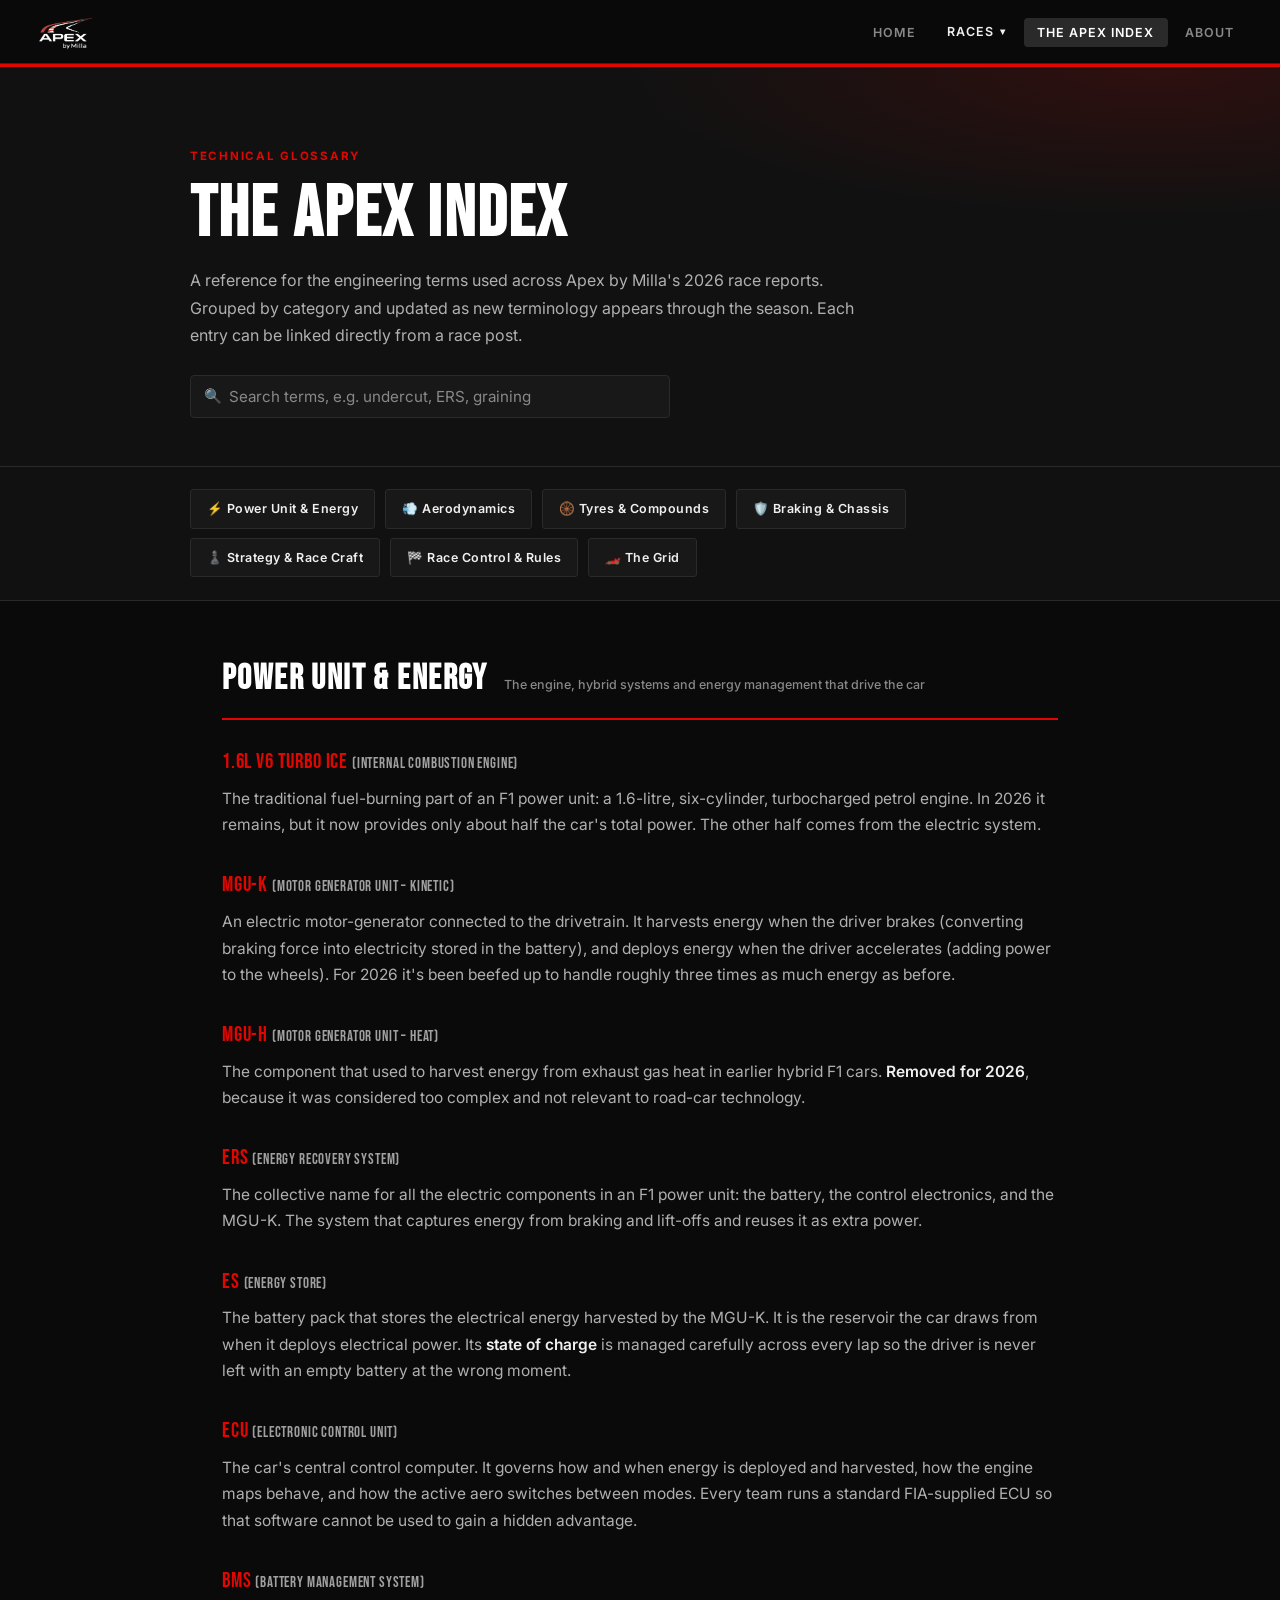
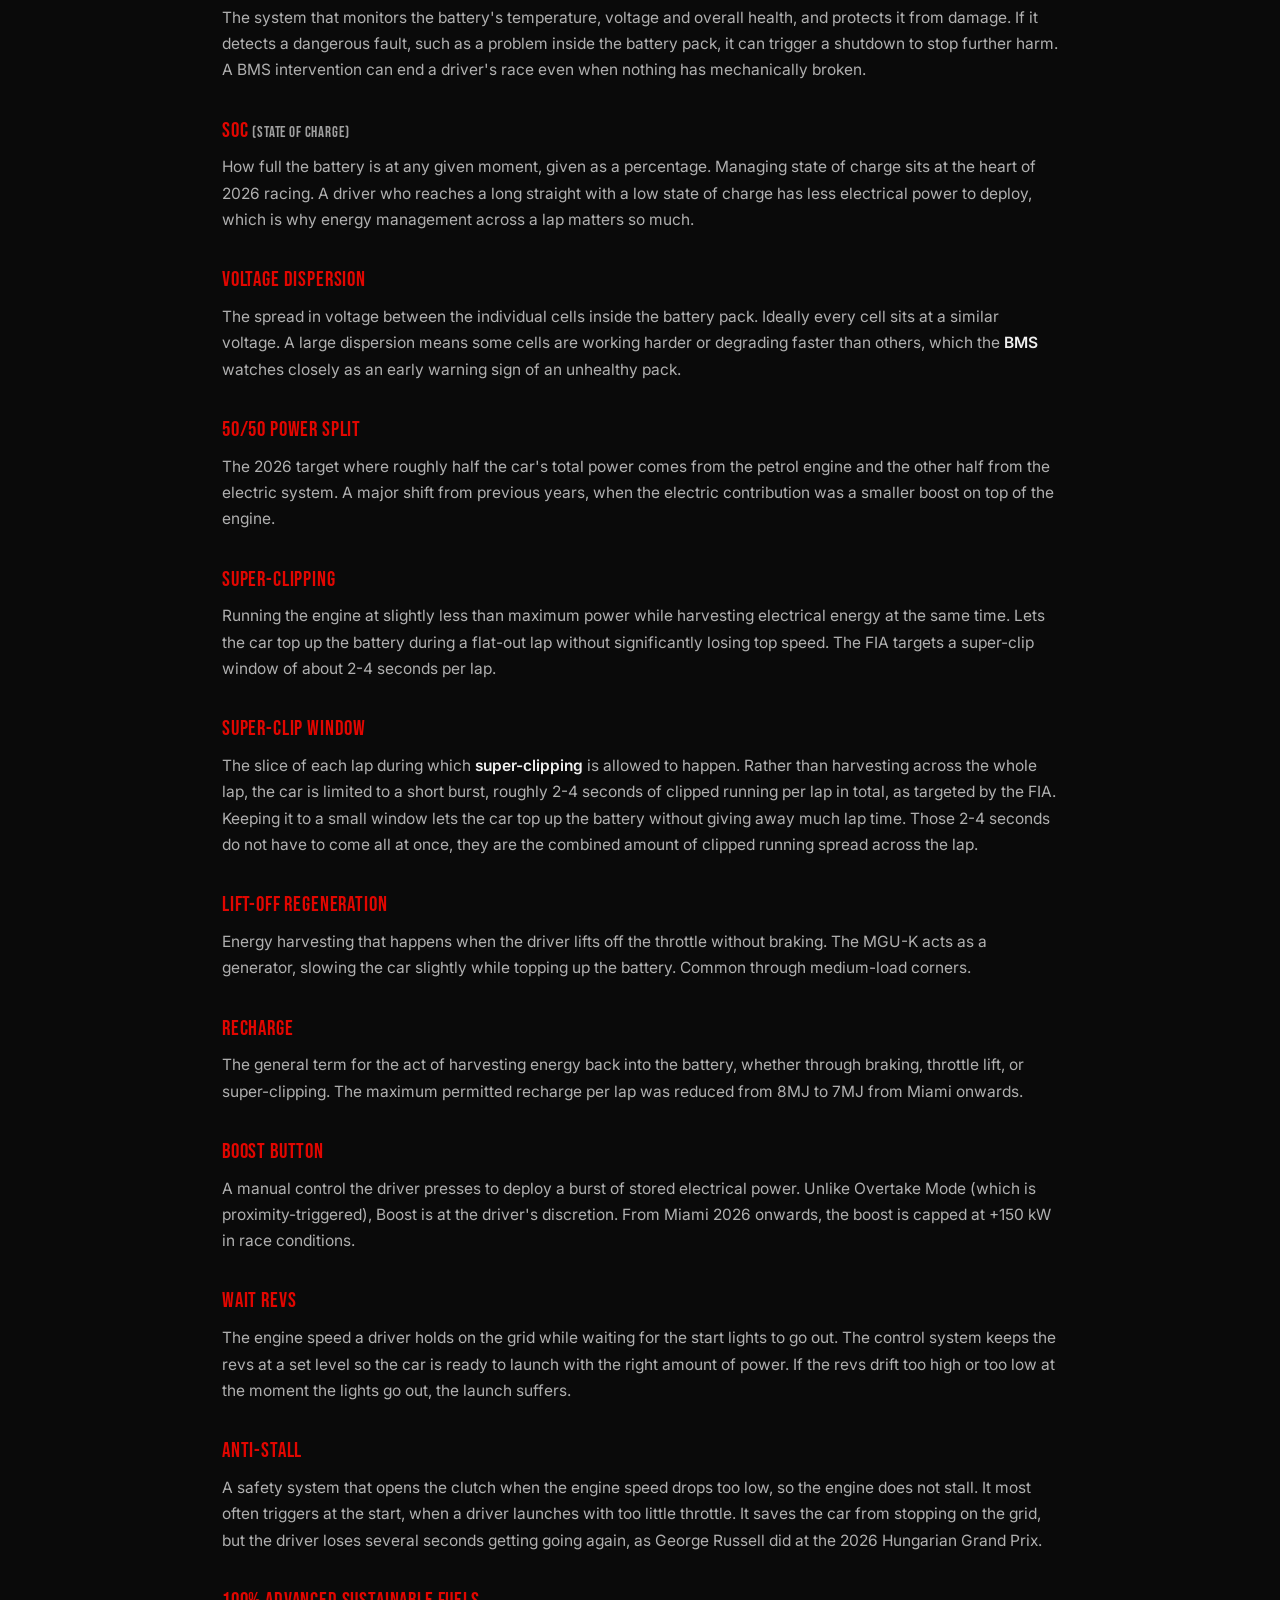
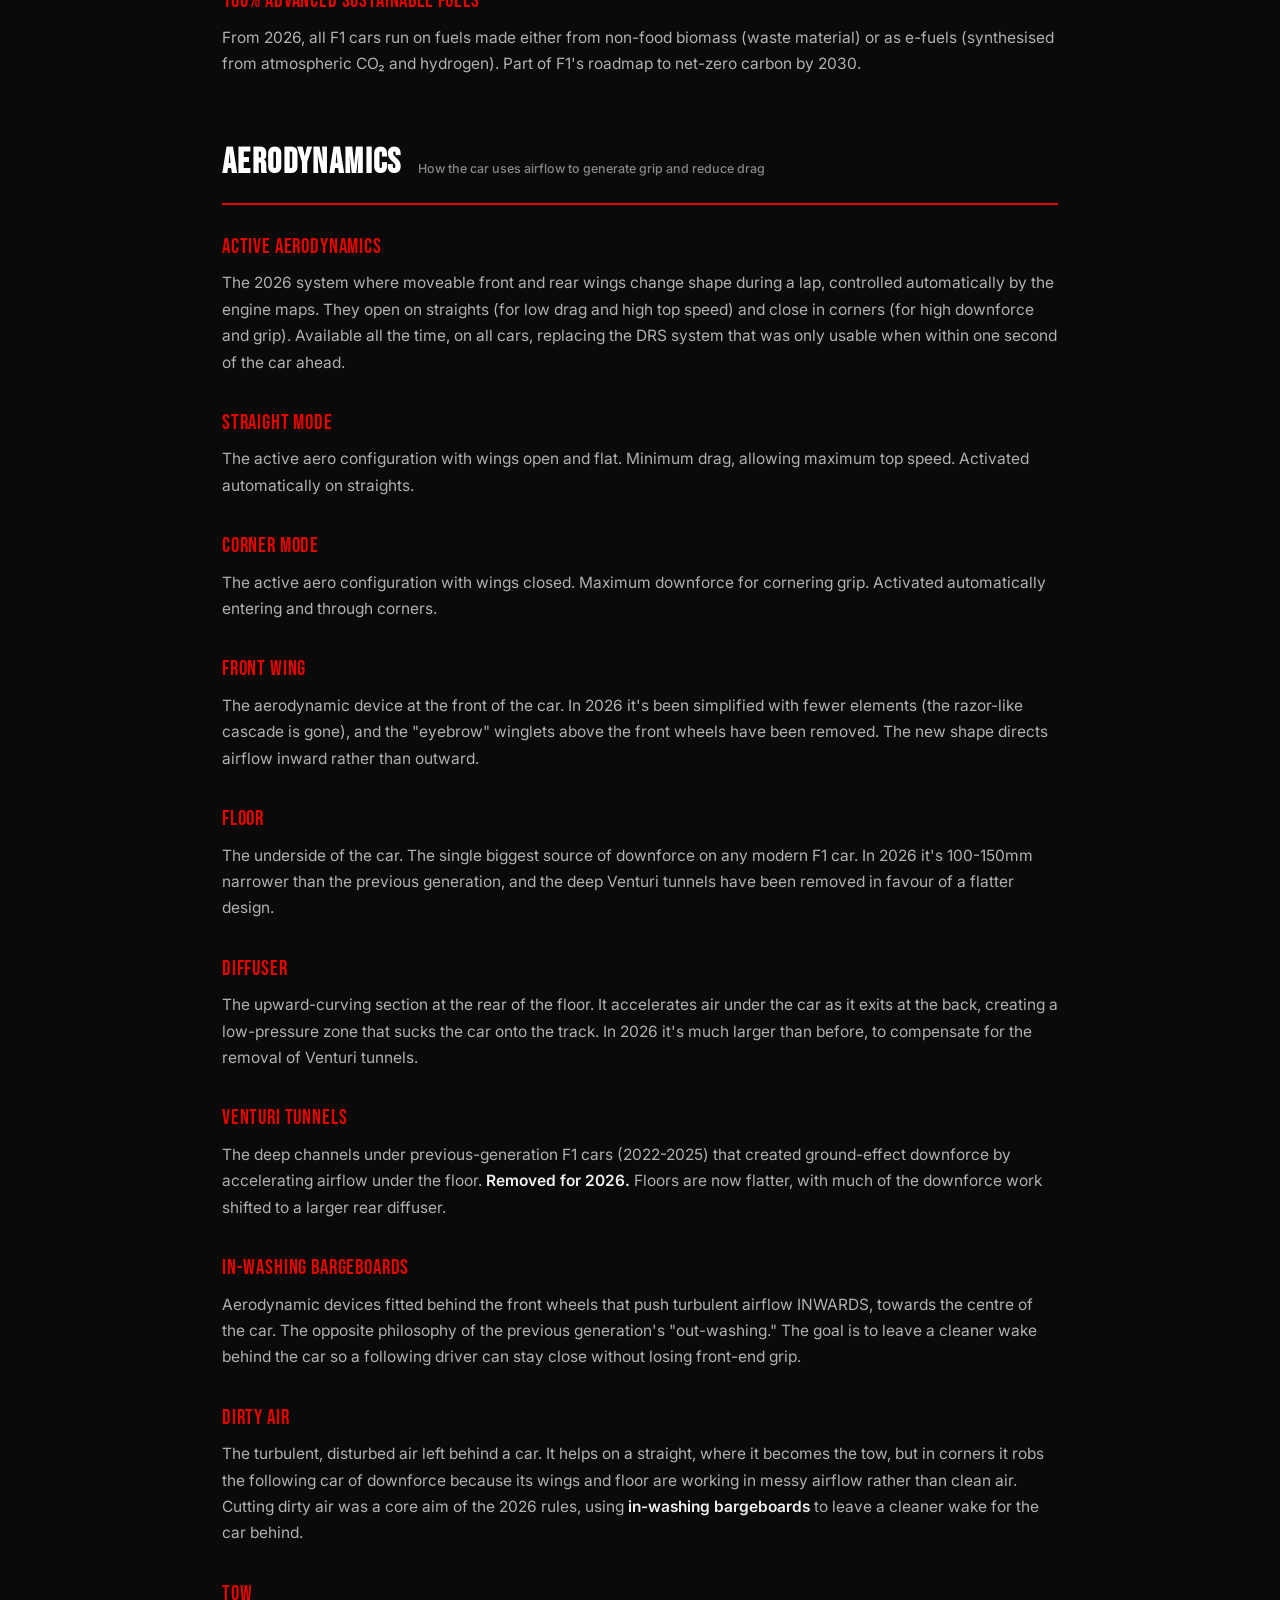
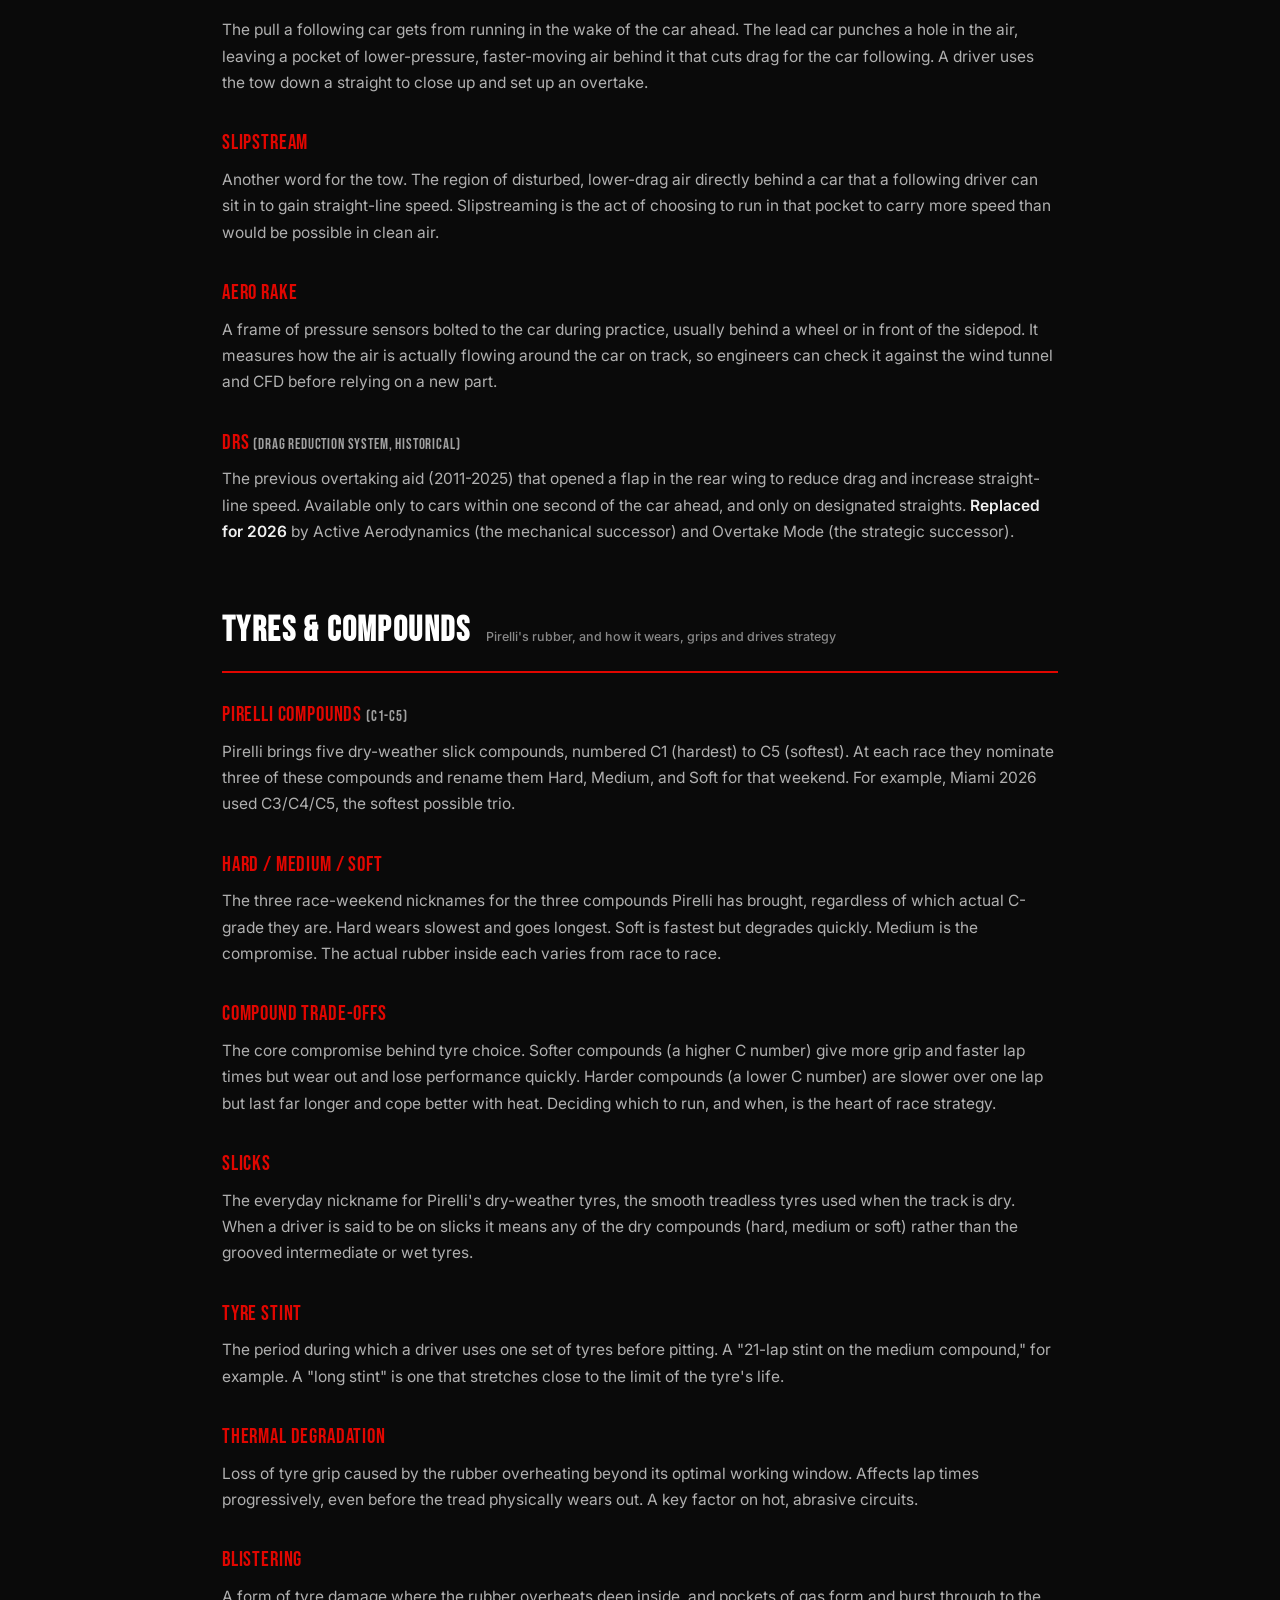
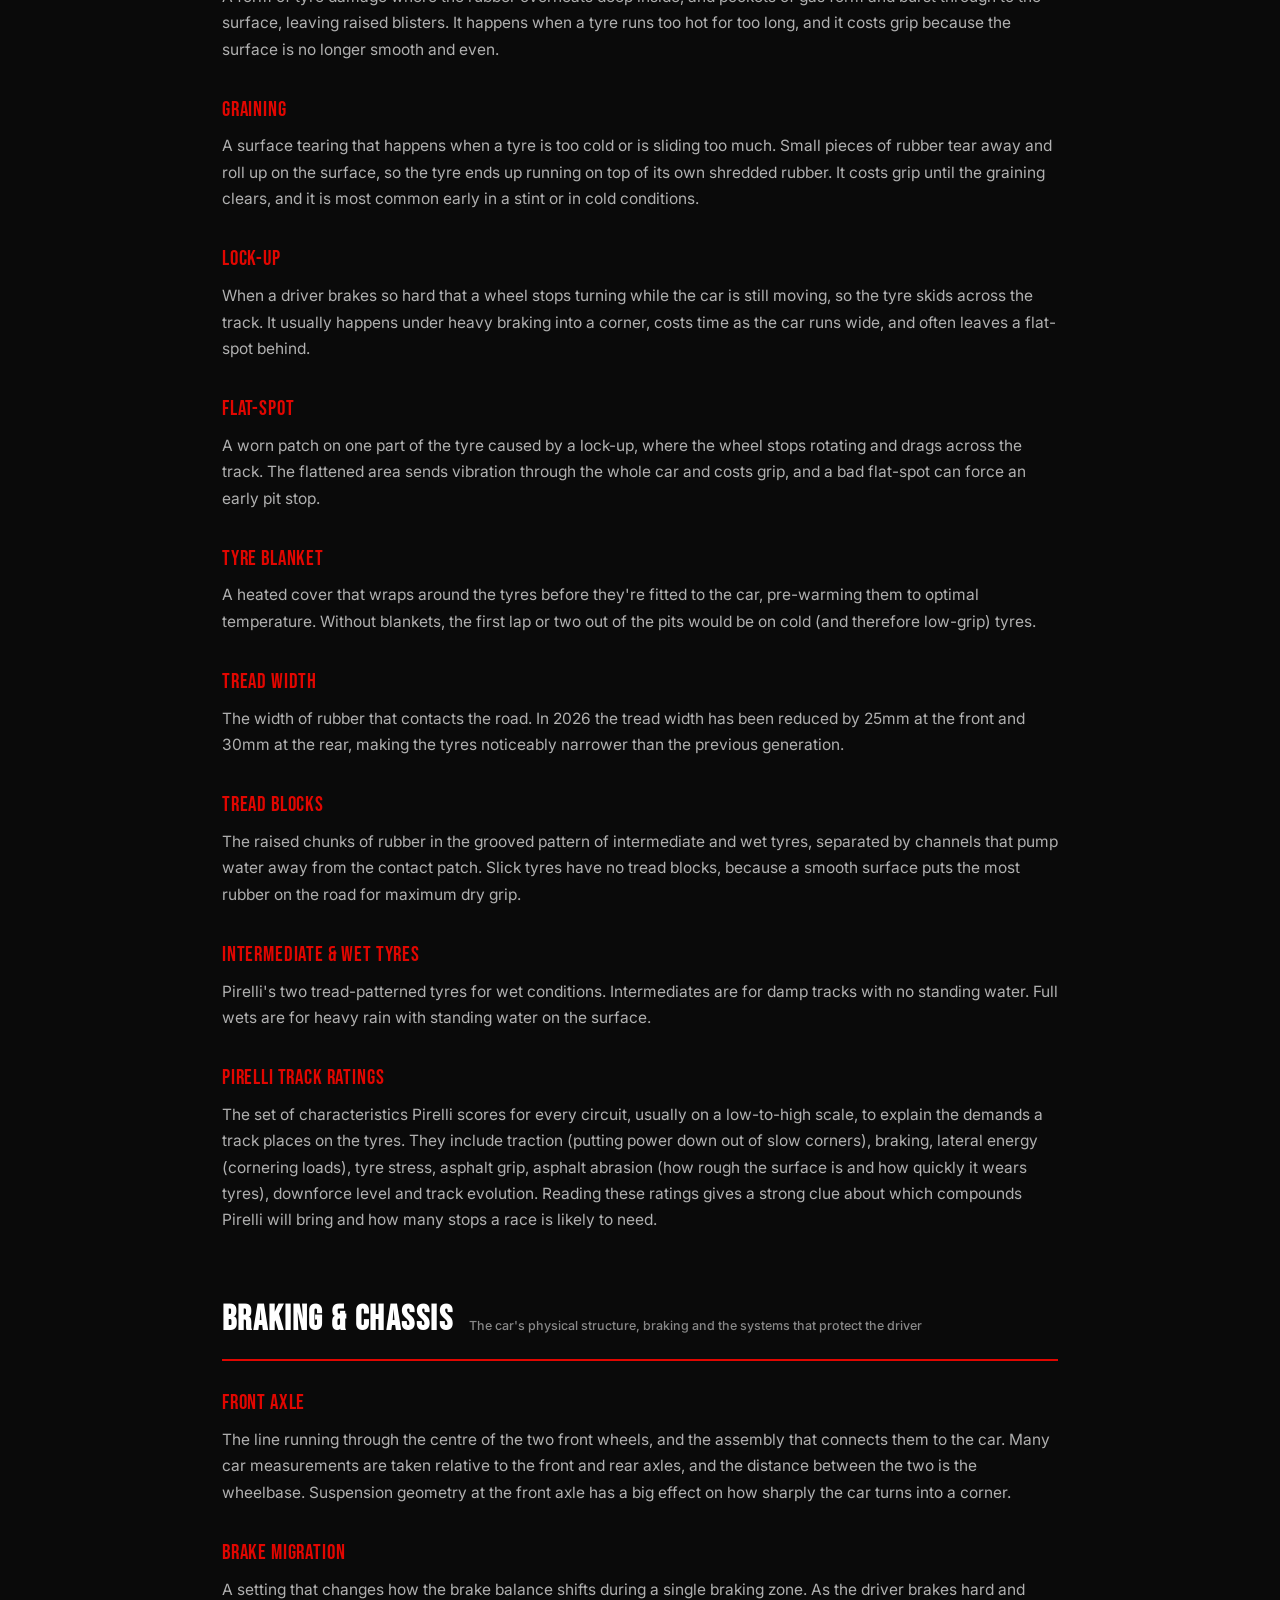
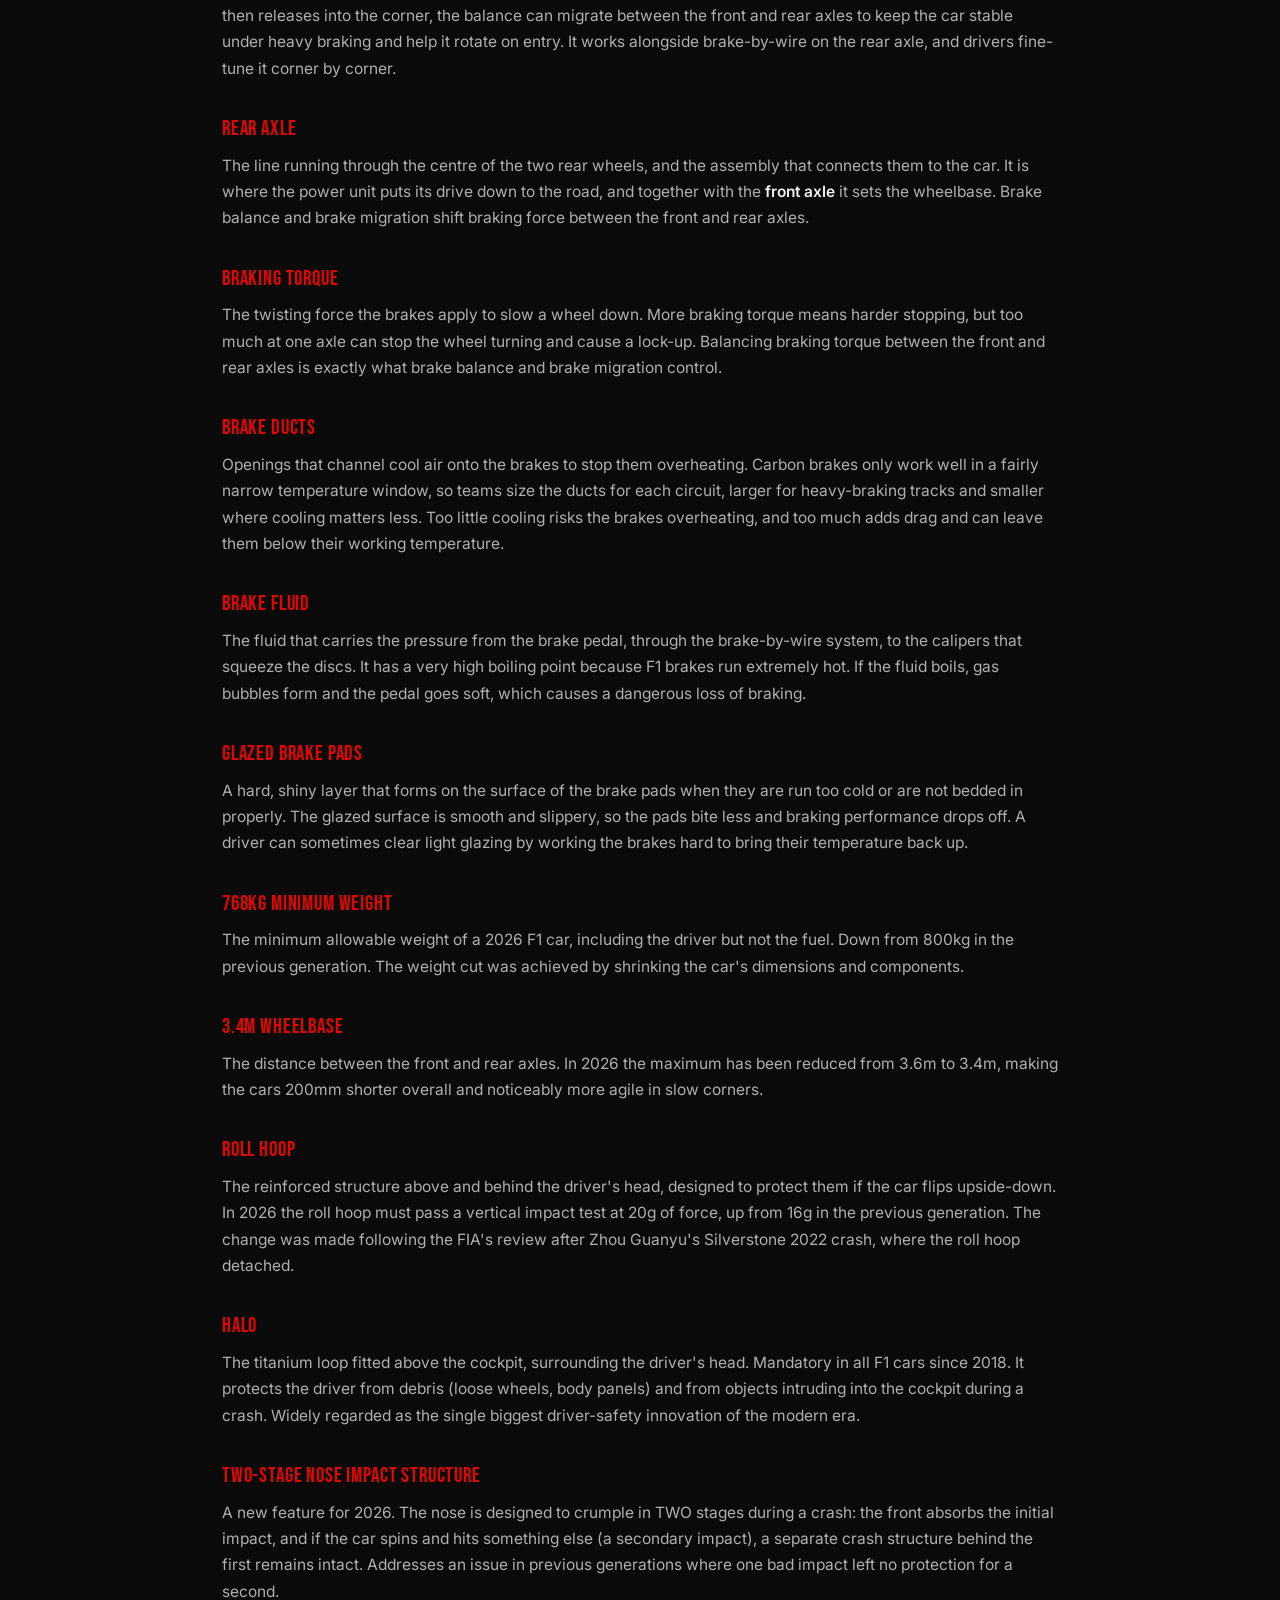
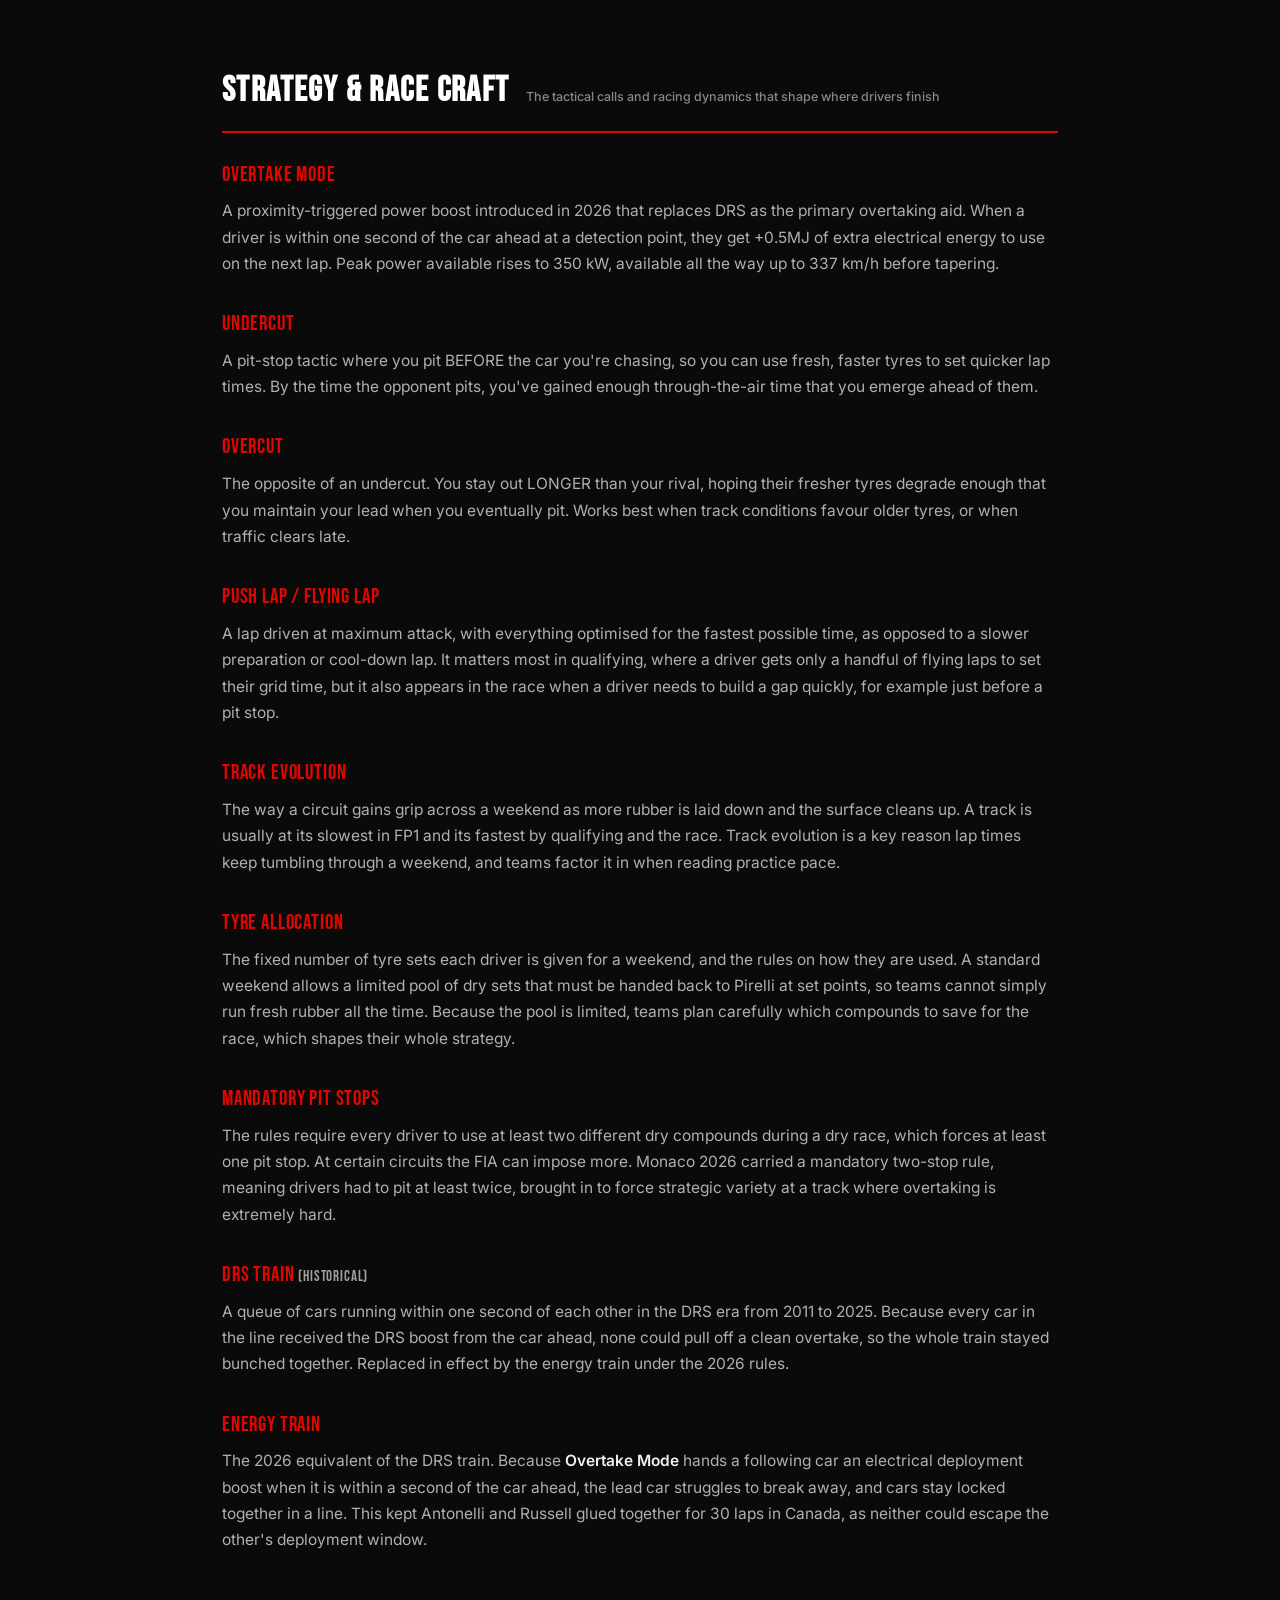
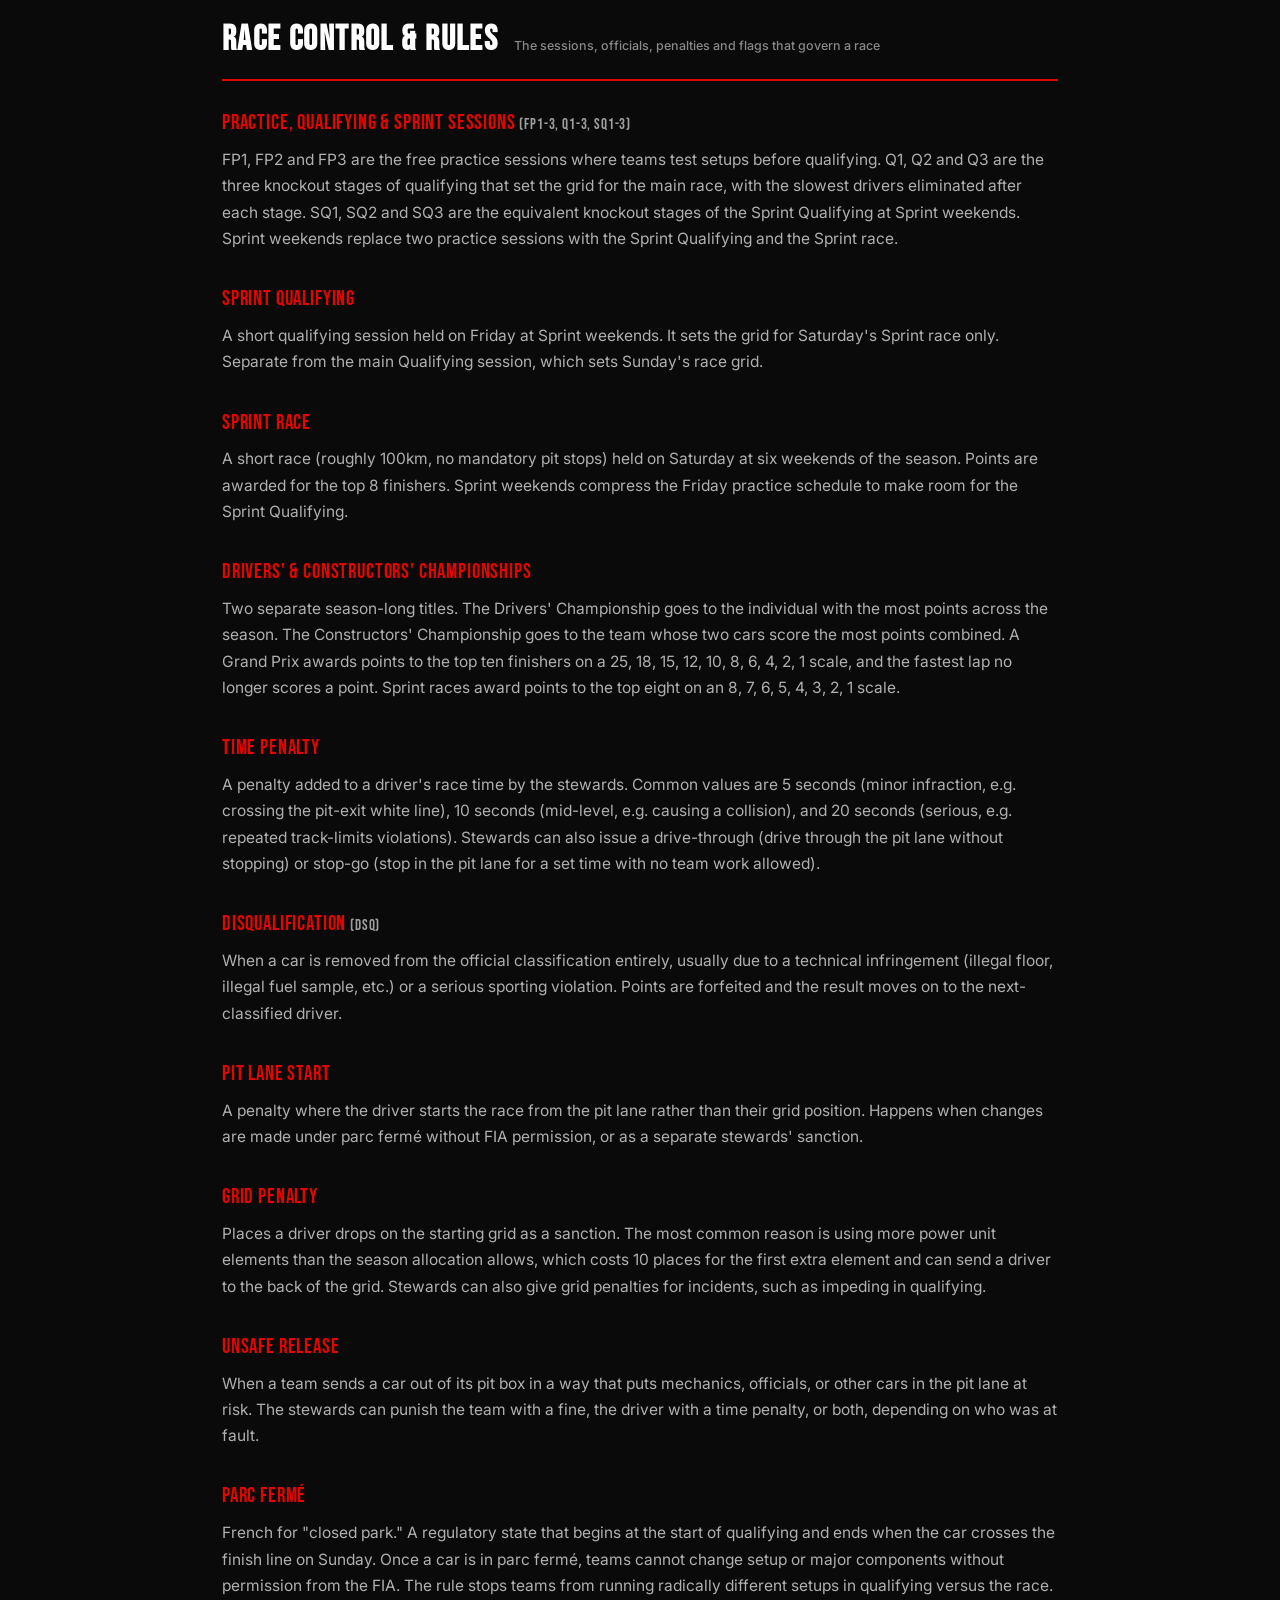
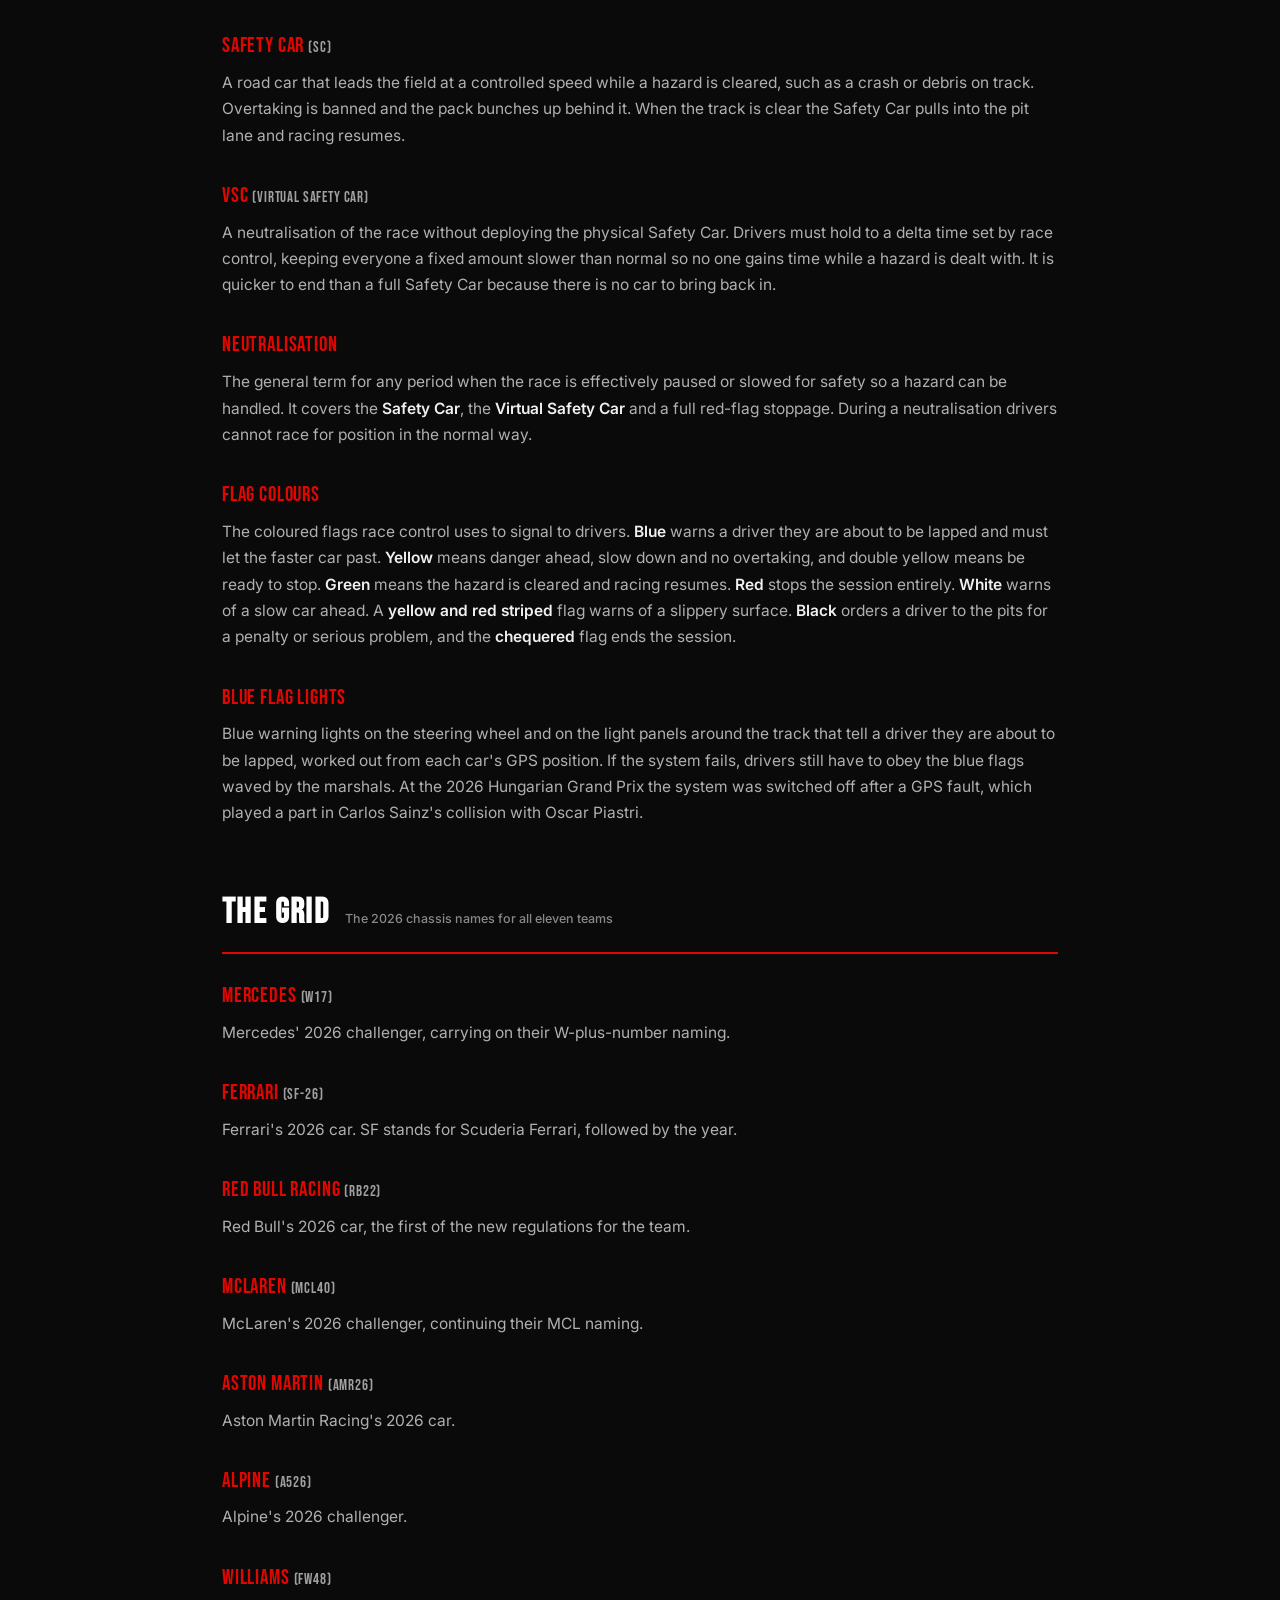
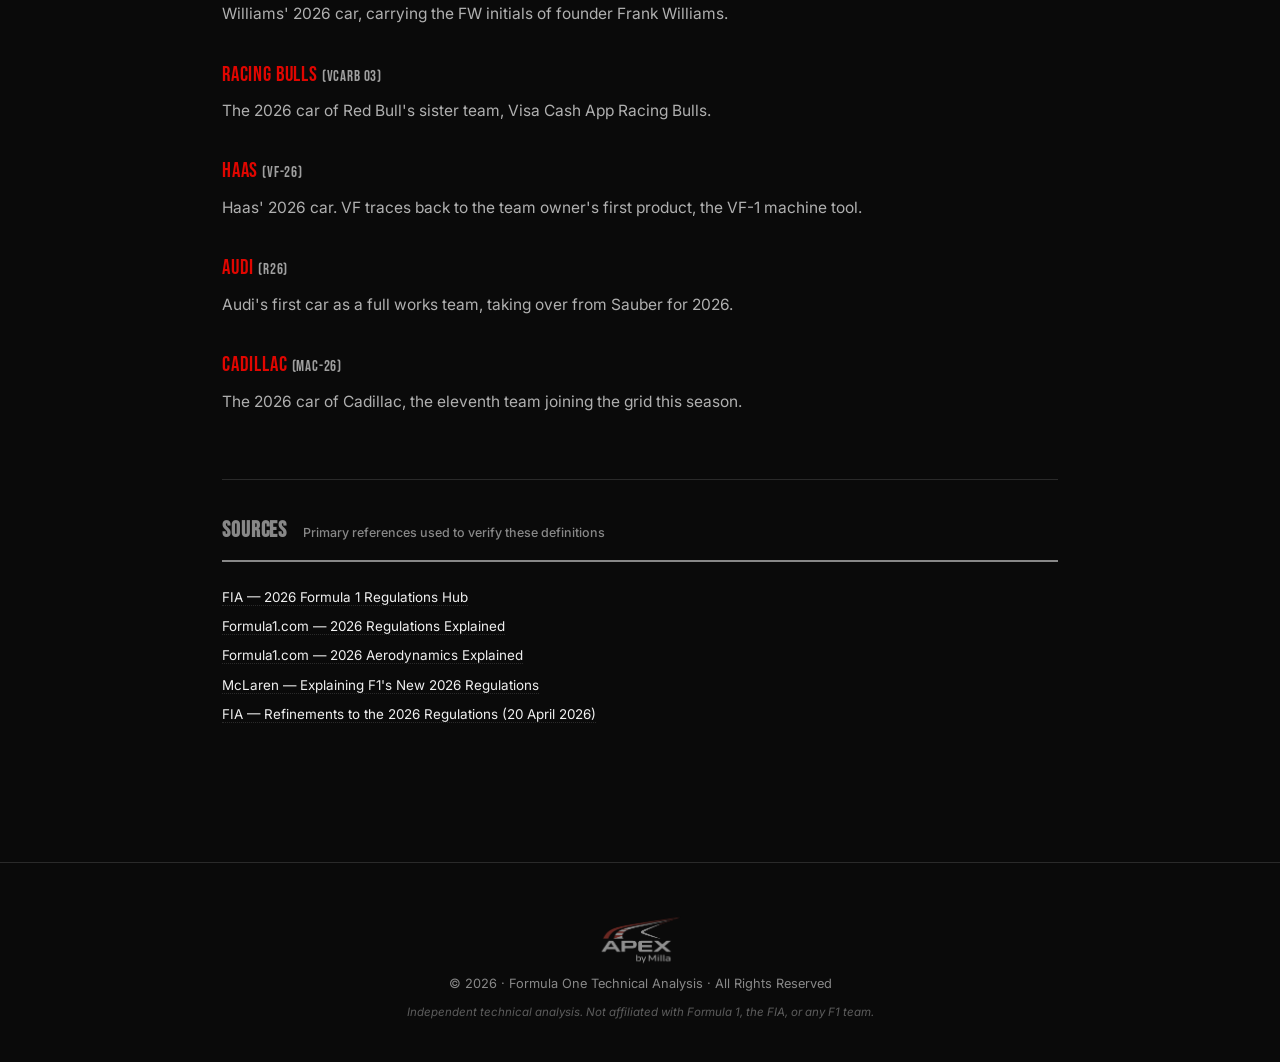
<file: apex-index.html>
<!DOCTYPE html>
<html lang="en">
<head>
  <meta charset="UTF-8" />
  <meta name="viewport" content="width=device-width, initial-scale=1.0" />
  <title>The Apex Index | Apex by Milla</title>
  <meta name="description" content="A technical glossary explaining the engineering terms used across Apex by Milla's 2026 F1 race reports: power unit, aerodynamics, tyres, race control, chassis and safety." />

  <!-- Open Graph -->
  <meta property="og:type"        content="website" />
  <meta property="og:url"         content="https://apexbymilla.com/apex-index.html" />
  <meta property="og:title"       content="The Apex Index | Apex by Milla" />
  <meta property="og:description" content="A technical glossary of the engineering terms behind every 2026 F1 race report." />
  <meta property="og:image"       content="https://apexbymilla.com/social-share.png" />

  <!-- Twitter Card -->
  <meta name="twitter:card"        content="summary_large_image" />
  <meta name="twitter:site"        content="@apexbymilla" />
  <meta name="twitter:title"       content="The Apex Index | Apex by Milla" />
  <meta name="twitter:description" content="A technical glossary of the engineering terms behind every 2026 F1 race report." />
  <meta name="twitter:image"       content="https://apexbymilla.com/social-share.png" />

  <!-- Canonical -->
  <link rel="canonical" href="https://apexbymilla.com/apex-index.html" />

  <style>
@import url('https://fonts.googleapis.com/css2?family=Inter:wght@300;400;500;600;700;900&family=Bebas+Neue&display=swap');

*, *::before, *::after { box-sizing: border-box; margin: 0; padding: 0; }

:root {
  --red:       #E10600;
  --red-dark:  #b00400;
  --black:     #0a0a0a;
  --dark:      #111111;
  --card:      #181818;
  --border:    #2a2a2a;
  --text:      #f0f0f0;
  --muted:     #888888;
  --white:     #ffffff;
}

html { scroll-behavior: smooth; }

body {
  background-color: var(--black);
  color: var(--text);
  font-family: 'Inter', sans-serif;
  font-size: 16px;
  line-height: 1.7;
  min-height: 100vh;
}

a { color: inherit; text-decoration: none; }
img { max-width: 100%; display: block; }

::-webkit-scrollbar { width: 6px; }
::-webkit-scrollbar-track { background: var(--dark); }
::-webkit-scrollbar-thumb { background: var(--red); border-radius: 3px; }

/* ---------- Navigation ---------- */
.navbar {
  position: sticky; top: 0; z-index: 100;
  background: rgba(10,10,10,0.95);
  backdrop-filter: blur(12px);
  border-bottom: 1px solid var(--border);
  padding: 0 2rem;
  display: flex; align-items: center; justify-content: space-between;
  height: 64px;
}
.nav-logo { display: flex; align-items: center; flex-shrink: 0; }
.nav-links { display: flex; align-items: center; gap: 0.25rem; list-style: none; }
.nav-links a {
  font-size: 0.78rem; font-weight: 600; letter-spacing: 0.08em;
  text-transform: uppercase; color: var(--muted);
  padding: 0.45rem 0.85rem; border-radius: 4px;
  transition: color 0.2s, background 0.2s; white-space: nowrap;
}
.nav-links a:hover, .nav-links a.active { color: var(--white); background: var(--border); }
.nav-links a.race-link { color: var(--text); }
.nav-links a.race-link:hover { color: var(--red); background: rgba(225,6,0,0.1); }

.hamburger { display: none; flex-direction: column; gap: 5px; cursor: pointer; background: none; border: none; padding: 4px; }
.hamburger span { display: block; width: 24px; height: 2px; background: var(--text); border-radius: 2px; transition: all 0.3s; }

/* ---------- Races dropdown ---------- */
/* Replaces the long per-race link list so the navbar still fits as the
   season grows. Desktop opens on hover, mobile and keyboard open on click. */
.nav-races { position: relative; }
.nav-races-toggle {
  font-family: inherit; font-size: 0.78rem; font-weight: 600; letter-spacing: 0.08em;
  text-transform: uppercase; color: var(--text);
  background: none; border: none; cursor: pointer;
  padding: 0.45rem 0.85rem; border-radius: 4px;
  display: flex; align-items: center; gap: 0.35rem; white-space: nowrap;
  transition: color 0.2s, background 0.2s;
}
.nav-races-toggle:hover,
.nav-races.current > .nav-races-toggle,
.nav-races.open > .nav-races-toggle { color: var(--red); background: rgba(225,6,0,0.1); }
.nav-races-toggle .nav-chev { font-size: 0.6rem; line-height: 1; transition: transform 0.2s; }
.nav-races.open .nav-chev { transform: rotate(180deg); }
.nav-races-panel {
  position: absolute; top: calc(100% + 0.45rem); left: 0;
  background: var(--dark); border: 1px solid var(--border); border-radius: 6px;
  padding: 0.6rem; box-shadow: 0 14px 34px rgba(0,0,0,0.6);
  display: none; z-index: 120;
}
.nav-races.open > .nav-races-panel { display: block; }
/* Invisible bridge over the gap between the button and the panel, so the
   mouse never leaves the dropdown on its way down to a race. */
.nav-races-panel::before { content: ""; position: absolute; left: 0; right: 0; top: -0.6rem; height: 0.6rem; }
/* ✏️ Once you pass about 12 races, change repeat(2 to repeat(3 so the panel
   stays short rather than tall. */
.nav-races-grid { display: grid; grid-template-columns: repeat(2, minmax(148px, 1fr)); gap: 0.1rem; }
.nav-races-panel a {
  display: block; white-space: nowrap; padding: 0.5rem 0.75rem; border-radius: 4px;
  font-size: 0.78rem; font-weight: 600; letter-spacing: 0.05em; text-transform: uppercase;
  color: var(--text); transition: color 0.2s, background 0.2s;
}
.nav-races-panel a:hover,
.nav-races-panel a.active { color: var(--red); background: rgba(225,6,0,0.1); }
@media (max-width: 768px) {
  .nav-races-toggle { width: 100%; justify-content: space-between; padding: 0.7rem 1rem; font-size: 0.85rem; }
  .nav-races-panel {
    position: static; border: none; background: none; box-shadow: none;
    padding: 0 0 0.3rem 0.6rem;
  }
  .nav-races-grid { grid-template-columns: 1fr; }
  .nav-races-panel a { padding: 0.55rem 1rem; font-size: 0.85rem; }
}

/* ---------- Hero ---------- */
.index-hero {
  background: var(--dark);
  border-bottom: 1px solid var(--border);
  border-top: 3px solid var(--red);
  padding: 5rem 2rem 3rem;
  position: relative;
}
.index-hero::before {
  content: '';
  position: absolute;
  top: 0; left: 0; right: 0;
  height: 220px;
  background: radial-gradient(ellipse 60% 100% at 90% 0%, rgba(225,6,0,0.14) 0%, transparent 70%);
  pointer-events: none;
}
.index-hero-inner { max-width: 900px; margin: 0 auto; position: relative; }
.index-eyebrow {
  font-size: 0.72rem; font-weight: 700; letter-spacing: 0.15em;
  text-transform: uppercase; color: var(--red); margin-bottom: 0.8rem;
}
.index-title {
  font-family: 'Bebas Neue', sans-serif;
  font-size: clamp(2.8rem, 6vw, 4.5rem);
  letter-spacing: 0.03em; color: var(--white); line-height: 1; margin-bottom: 1rem;
}
.index-subtitle {
  color: #b0b0b0; font-size: 1rem; max-width: 700px;
}

/* ---------- Search ---------- */
.index-search-wrap { position: relative; max-width: 480px; margin-top: 1.6rem; }
.index-search {
  width: 100%;
  background: var(--card);
  border: 1px solid var(--border);
  border-radius: 4px;
  color: var(--text);
  font-family: 'Inter', sans-serif;
  font-size: 0.95rem;
  padding: 0.7rem 2.4rem;
  transition: border-color 0.2s, box-shadow 0.2s;
}
.index-search::placeholder { color: var(--muted); }
.index-search:focus {
  outline: none;
  border-color: var(--red);
  box-shadow: 0 0 0 3px rgba(225,6,0,0.15);
}
/* hide the browser's native search clear button, we use our own */
.index-search::-webkit-search-cancel-button { -webkit-appearance: none; appearance: none; }
.index-search-icon {
  position: absolute; left: 0.85rem; top: 50%; transform: translateY(-50%);
  font-size: 0.9rem; pointer-events: none; opacity: 0.7;
}
.index-search-clear {
  position: absolute; right: 0.55rem; top: 50%; transform: translateY(-50%);
  background: none; border: none; color: var(--muted); cursor: pointer;
  font-size: 1rem; line-height: 1; padding: 0.3rem; display: none;
}
.index-search-clear:hover { color: var(--text); }
.search-no-results {
  display: none; color: var(--muted); font-size: 0.95rem;
  text-align: center; padding: 2.5rem 0;
}
.term.search-hidden, .category-section.search-hidden { display: none; }

/* ---------- Category Nav ---------- */
.category-nav {
  background: var(--dark);
  border-bottom: 1px solid var(--border);
  padding: 1.4rem 2rem;
  position: sticky;
  top: 64px;
  z-index: 50;
}
.category-nav-inner {
  max-width: 900px; margin: 0 auto;
  display: flex; flex-wrap: wrap; gap: 0.6rem;
  font-size: 0.78rem;
}
.category-nav a {
  background: var(--card);
  border: 1px solid var(--border);
  padding: 0.5rem 1rem;
  border-radius: 3px;
  color: var(--text);
  font-weight: 600;
  letter-spacing: 0.04em;
  transition: all 0.2s;
}
.category-nav a:hover {
  background: rgba(225,6,0,0.1);
  border-color: var(--red);
  color: var(--red);
}

/* ---------- Content ---------- */
.index-content { max-width: 900px; margin: 0 auto; padding: 3rem 2rem 5rem; }

.category-section { margin-bottom: 3.5rem; scroll-margin-top: 140px; }

.category-header {
  display: flex; align-items: baseline; gap: 1rem;
  margin-bottom: 1.5rem;
  border-bottom: 2px solid var(--red);
  padding-bottom: 0.6rem;
}
.category-header h2 {
  font-family: 'Bebas Neue', sans-serif;
  font-size: 2.2rem; letter-spacing: 0.04em; color: var(--white);
}
.category-header span {
  font-size: 0.78rem; color: var(--muted); font-weight: 500;
}

.term {
  margin-bottom: 1.8rem;
  scroll-margin-top: 140px;
}
.term-name {
  font-family: 'Bebas Neue', sans-serif;
  font-size: 1.3rem;
  letter-spacing: 0.04em;
  color: var(--red);
  margin-bottom: 0.4rem;
  display: inline-block;
}
.term-name .abbr { color: var(--text); opacity: 0.65; font-size: 0.95rem; font-weight: 400; }
.term-definition { color: #b0b0b0; font-size: 0.97rem; }
.term-definition strong { color: var(--text); font-weight: 600; }

/* ---------- Footer ---------- */
.footer {
  padding: 2.5rem 2rem; text-align: center;
  color: var(--muted); font-size: 0.8rem;
  border-top: 1px solid var(--border);
}
.footer-logo img { margin: 0 auto; }

/* ---------- Responsive ---------- */
@media (max-width: 768px) {
  .nav-links {
    display: none; position: fixed; top: 64px; left: 0; right: 0;
    background: var(--dark); border-bottom: 1px solid var(--border);
    flex-direction: column; align-items: stretch; padding: 1rem; gap: 0.25rem;
  }
  .nav-links.open { display: flex; }
  .nav-links a { padding: 0.7rem 1rem; font-size: 0.85rem; }
  .hamburger { display: flex; }
  .index-hero { padding: 3.5rem 1.5rem 2rem; }
  .index-content { padding: 2.5rem 1.5rem 4rem; }
  .category-nav { top: 64px; padding: 1rem 1.5rem; }
  .category-nav a { font-size: 0.72rem; padding: 0.4rem 0.75rem; }
  .category-header h2 { font-size: 1.6rem; }
}

/* ---------- Scroll Animations ---------- */
.reveal { opacity: 0; transform: translateY(20px); transition: opacity 0.5s ease, transform 0.5s ease; }
.reveal.visible { opacity: 1; transform: translateY(0); }
</style>
  <link rel="icon" type="image/png" sizes="32x32" href="favicon-tab.png" />
  <link rel="icon" type="image/png" sizes="192x192" href="favicon.png" />
  <link rel="apple-touch-icon" href="apple-touch-icon.png" />
  <link rel="shortcut icon" href="favicon.ico" />
</head>
<body>

  <!-- ===== NAVIGATION ===== -->
  <nav class="navbar">
    <a href="index.html" class="nav-logo" aria-label="Apex by Milla — Home">
      <img src="logo.png" alt="Apex by Milla" style="height:48px;width:auto;">
    </a>
    <ul class="nav-links" id="navLinks">
      <li><a href="index.html">Home</a></li>

      <!-- ── RACES DROPDOWN ── Add a new <li> inside .nav-races-grid for
           every new race. Nothing else in the navbar needs to change. -->
      <li class="nav-races">
        <button type="button" class="nav-races-toggle" aria-expanded="false" aria-haspopup="true">
          Races <span class="nav-chev" aria-hidden="true">▾</span>
        </button>
        <div class="nav-races-panel">
          <div class="nav-races-grid">
            <a href="races/australia.html">🇦🇺 Australia</a>
            <a href="races/china.html">🇨🇳 China</a>
            <a href="races/japan.html">🇯🇵 Japan</a>
            <a href="races/miami.html">🇺🇸 Miami</a>
            <a href="races/canada.html">🇨🇦 Canada</a>
            <a href="races/monaco.html">🇲🇨 Monaco</a>
            <a href="races/barcelona.html">🇪🇸 Barcelona</a>
            <a href="races/austria.html">🇦🇹 Austria</a>
            <a href="races/silverstone.html">🇬🇧 Silverstone</a>
            <a href="races/belgium.html">🇧🇪 Belgium</a>
            <a href="races/hungary.html">🇭🇺 Hungary</a>
          </div>
        </div>
      </li>
      <!-- ── END RACES ── -->

      <li><a href="apex-index.html" class="active">The Apex Index</a></li>
      <li><a href="index.html#about">About</a></li>
    </ul>
    <button class="hamburger" id="hamburger" aria-label="Open menu">
      <span></span><span></span><span></span>
    </button>
  </nav>

  <!-- ===== HERO ===== -->
  <div class="index-hero">
    <div class="index-hero-inner">
      <div class="index-eyebrow">Technical Glossary</div>
      <h1 class="index-title">The Apex Index</h1>
      <p class="index-subtitle">
        A reference for the engineering terms used across Apex by Milla's 2026 race reports. Grouped by category and updated as new terminology appears through the season. Each entry can be linked directly from a race post.
      </p>
      <div class="index-search-wrap">
        <span class="index-search-icon" aria-hidden="true">🔍</span>
        <input type="search" id="termSearch" class="index-search" placeholder="Search terms, e.g. undercut, ERS, graining" aria-label="Search the Apex Index" autocomplete="off" />
        <button type="button" class="index-search-clear" id="termSearchClear" aria-label="Clear search">✕</button>
      </div>
    </div>
  </div>

  <!-- ===== CATEGORY NAV (sticky jump links) ===== -->
  <div class="category-nav">
    <div class="category-nav-inner">
      <a href="#power-unit">⚡ Power Unit &amp; Energy</a>
      <a href="#aerodynamics">💨 Aerodynamics</a>
      <a href="#tyres">🛞 Tyres &amp; Compounds</a>
      <a href="#braking-chassis">🛡️ Braking &amp; Chassis</a>
      <a href="#strategy">♟️ Strategy &amp; Race Craft</a>
      <a href="#race-control">🏁 Race Control &amp; Rules</a>
      <a href="#the-grid">🏎️ The Grid</a>
    </div>
  </div>

  <!-- ===== CONTENT ===== -->
  <main class="index-content">

    <p class="search-no-results" id="searchNoResults">No terms match your search. Try another word.</p>

    <!-- ============= POWER UNIT & ENERGY ============= -->
    <section class="category-section" id="power-unit">
      <div class="category-header">
        <h2>Power Unit &amp; Energy</h2>
        <span>The engine, hybrid systems and energy management that drive the car</span>
      </div>

      <div class="term" id="ice">
        <div class="term-name">1.6L V6 Turbo ICE <span class="abbr">(Internal Combustion Engine)</span></div>
        <p class="term-definition">The traditional fuel-burning part of an F1 power unit: a 1.6-litre, six-cylinder, turbocharged petrol engine. In 2026 it remains, but it now provides only about half the car's total power. The other half comes from the electric system.</p>
      </div>

      <div class="term" id="mgu-k">
        <div class="term-name">MGU-K <span class="abbr">(Motor Generator Unit – Kinetic)</span></div>
        <p class="term-definition">An electric motor-generator connected to the drivetrain. It harvests energy when the driver brakes (converting braking force into electricity stored in the battery), and deploys energy when the driver accelerates (adding power to the wheels). For 2026 it's been beefed up to handle roughly three times as much energy as before.</p>
      </div>

      <div class="term" id="mgu-h">
        <div class="term-name">MGU-H <span class="abbr">(Motor Generator Unit – Heat)</span></div>
        <p class="term-definition">The component that used to harvest energy from exhaust gas heat in earlier hybrid F1 cars. <strong>Removed for 2026</strong>, because it was considered too complex and not relevant to road-car technology.</p>
      </div>

      <div class="term" id="ers">
        <div class="term-name">ERS <span class="abbr">(Energy Recovery System)</span></div>
        <p class="term-definition">The collective name for all the electric components in an F1 power unit: the battery, the control electronics, and the MGU-K. The system that captures energy from braking and lift-offs and reuses it as extra power.</p>
      </div>

      <div class="term" id="es">
        <div class="term-name">ES <span class="abbr">(Energy Store)</span></div>
        <p class="term-definition">The battery pack that stores the electrical energy harvested by the MGU-K. It is the reservoir the car draws from when it deploys electrical power. Its <strong>state of charge</strong> is managed carefully across every lap so the driver is never left with an empty battery at the wrong moment.</p>
      </div>

      <div class="term" id="ecu">
        <div class="term-name">ECU <span class="abbr">(Electronic Control Unit)</span></div>
        <p class="term-definition">The car's central control computer. It governs how and when energy is deployed and harvested, how the engine maps behave, and how the active aero switches between modes. Every team runs a standard FIA-supplied ECU so that software cannot be used to gain a hidden advantage.</p>
      </div>

      <div class="term" id="bms">
        <div class="term-name">BMS <span class="abbr">(Battery Management System)</span></div>
        <p class="term-definition">The system that monitors the battery's temperature, voltage and overall health, and protects it from damage. If it detects a dangerous fault, such as a problem inside the battery pack, it can trigger a shutdown to stop further harm. A BMS intervention can end a driver's race even when nothing has mechanically broken.</p>
      </div>

      <div class="term" id="soc">
        <div class="term-name">SoC <span class="abbr">(State of Charge)</span></div>
        <p class="term-definition">How full the battery is at any given moment, given as a percentage. Managing state of charge sits at the heart of 2026 racing. A driver who reaches a long straight with a low state of charge has less electrical power to deploy, which is why energy management across a lap matters so much.</p>
      </div>

      <div class="term" id="voltage-dispersion">
        <div class="term-name">Voltage Dispersion</div>
        <p class="term-definition">The spread in voltage between the individual cells inside the battery pack. Ideally every cell sits at a similar voltage. A large dispersion means some cells are working harder or degrading faster than others, which the <strong>BMS</strong> watches closely as an early warning sign of an unhealthy pack.</p>
      </div>

      <div class="term" id="power-split">
        <div class="term-name">50/50 Power Split</div>
        <p class="term-definition">The 2026 target where roughly half the car's total power comes from the petrol engine and the other half from the electric system. A major shift from previous years, when the electric contribution was a smaller boost on top of the engine.</p>
      </div>

      <div class="term" id="super-clipping">
        <div class="term-name">Super-clipping</div>
        <p class="term-definition">Running the engine at slightly less than maximum power while harvesting electrical energy at the same time. Lets the car top up the battery during a flat-out lap without significantly losing top speed. The FIA targets a super-clip window of about 2-4 seconds per lap.</p>
      </div>

      <div class="term" id="super-clip-window">
        <div class="term-name">Super-clip Window</div>
        <p class="term-definition">The slice of each lap during which <strong>super-clipping</strong> is allowed to happen. Rather than harvesting across the whole lap, the car is limited to a short burst, roughly 2-4 seconds of clipped running per lap in total, as targeted by the FIA. Keeping it to a small window lets the car top up the battery without giving away much lap time. Those 2-4 seconds do not have to come all at once, they are the combined amount of clipped running spread across the lap.</p>
      </div>

      <div class="term" id="lift-off-regen">
        <div class="term-name">Lift-off Regeneration</div>
        <p class="term-definition">Energy harvesting that happens when the driver lifts off the throttle without braking. The MGU-K acts as a generator, slowing the car slightly while topping up the battery. Common through medium-load corners.</p>
      </div>

      <div class="term" id="recharge">
        <div class="term-name">Recharge</div>
        <p class="term-definition">The general term for the act of harvesting energy back into the battery, whether through braking, throttle lift, or super-clipping. The maximum permitted recharge per lap was reduced from 8MJ to 7MJ from Miami onwards.</p>
      </div>

      <div class="term" id="boost-button">
        <div class="term-name">Boost Button</div>
        <p class="term-definition">A manual control the driver presses to deploy a burst of stored electrical power. Unlike Overtake Mode (which is proximity-triggered), Boost is at the driver's discretion. From Miami 2026 onwards, the boost is capped at +150 kW in race conditions.</p>
      </div>

      <div class="term" id="wait-revs">
        <div class="term-name">Wait Revs</div>
        <p class="term-definition">The engine speed a driver holds on the grid while waiting for the start lights to go out. The control system keeps the revs at a set level so the car is ready to launch with the right amount of power. If the revs drift too high or too low at the moment the lights go out, the launch suffers.</p>
      </div>

      <div class="term" id="anti-stall">
        <div class="term-name">Anti-stall</div>
        <p class="term-definition">A safety system that opens the clutch when the engine speed drops too low, so the engine does not stall. It most often triggers at the start, when a driver launches with too little throttle. It saves the car from stopping on the grid, but the driver loses several seconds getting going again, as George Russell did at the 2026 Hungarian Grand Prix.</p>
      </div>

      <div class="term" id="sustainable-fuels">
        <div class="term-name">100% Advanced Sustainable Fuels</div>
        <p class="term-definition">From 2026, all F1 cars run on fuels made either from non-food biomass (waste material) or as e-fuels (synthesised from atmospheric CO₂ and hydrogen). Part of F1's roadmap to net-zero carbon by 2030.</p>
      </div>
    </section>

    <!-- ============= AERODYNAMICS ============= -->
    <section class="category-section" id="aerodynamics">
      <div class="category-header">
        <h2>Aerodynamics</h2>
        <span>How the car uses airflow to generate grip and reduce drag</span>
      </div>

      <div class="term" id="active-aero">
        <div class="term-name">Active Aerodynamics</div>
        <p class="term-definition">The 2026 system where moveable front and rear wings change shape during a lap, controlled automatically by the engine maps. They open on straights (for low drag and high top speed) and close in corners (for high downforce and grip). Available all the time, on all cars, replacing the DRS system that was only usable when within one second of the car ahead.</p>
      </div>

      <div class="term" id="straight-mode">
        <div class="term-name">Straight Mode</div>
        <p class="term-definition">The active aero configuration with wings open and flat. Minimum drag, allowing maximum top speed. Activated automatically on straights.</p>
      </div>

      <div class="term" id="corner-mode">
        <div class="term-name">Corner Mode</div>
        <p class="term-definition">The active aero configuration with wings closed. Maximum downforce for cornering grip. Activated automatically entering and through corners.</p>
      </div>

      <div class="term" id="front-wing">
        <div class="term-name">Front Wing</div>
        <p class="term-definition">The aerodynamic device at the front of the car. In 2026 it's been simplified with fewer elements (the razor-like cascade is gone), and the "eyebrow" winglets above the front wheels have been removed. The new shape directs airflow inward rather than outward.</p>
      </div>

      <div class="term" id="floor">
        <div class="term-name">Floor</div>
        <p class="term-definition">The underside of the car. The single biggest source of downforce on any modern F1 car. In 2026 it's 100-150mm narrower than the previous generation, and the deep Venturi tunnels have been removed in favour of a flatter design.</p>
      </div>

      <div class="term" id="diffuser">
        <div class="term-name">Diffuser</div>
        <p class="term-definition">The upward-curving section at the rear of the floor. It accelerates air under the car as it exits at the back, creating a low-pressure zone that sucks the car onto the track. In 2026 it's much larger than before, to compensate for the removal of Venturi tunnels.</p>
      </div>

      <div class="term" id="venturi-tunnels">
        <div class="term-name">Venturi Tunnels</div>
        <p class="term-definition">The deep channels under previous-generation F1 cars (2022-2025) that created ground-effect downforce by accelerating airflow under the floor. <strong>Removed for 2026.</strong> Floors are now flatter, with much of the downforce work shifted to a larger rear diffuser.</p>
      </div>

      <div class="term" id="in-washing-bargeboards">
        <div class="term-name">In-Washing Bargeboards</div>
        <p class="term-definition">Aerodynamic devices fitted behind the front wheels that push turbulent airflow INWARDS, towards the centre of the car. The opposite philosophy of the previous generation's "out-washing." The goal is to leave a cleaner wake behind the car so a following driver can stay close without losing front-end grip.</p>
      </div>

      <div class="term" id="dirty-air">
        <div class="term-name">Dirty Air</div>
        <p class="term-definition">The turbulent, disturbed air left behind a car. It helps on a straight, where it becomes the tow, but in corners it robs the following car of downforce because its wings and floor are working in messy airflow rather than clean air. Cutting dirty air was a core aim of the 2026 rules, using <strong>in-washing bargeboards</strong> to leave a cleaner wake for the car behind.</p>
      </div>

      <div class="term" id="tow">
        <div class="term-name">Tow</div>
        <p class="term-definition">The pull a following car gets from running in the wake of the car ahead. The lead car punches a hole in the air, leaving a pocket of lower-pressure, faster-moving air behind it that cuts drag for the car following. A driver uses the tow down a straight to close up and set up an overtake.</p>
      </div>

      <div class="term" id="slipstream">
        <div class="term-name">Slipstream</div>
        <p class="term-definition">Another word for the tow. The region of disturbed, lower-drag air directly behind a car that a following driver can sit in to gain straight-line speed. Slipstreaming is the act of choosing to run in that pocket to carry more speed than would be possible in clean air.</p>
      </div>

      <div class="term" id="aero-rake">
        <div class="term-name">Aero Rake</div>
        <p class="term-definition">A frame of pressure sensors bolted to the car during practice, usually behind a wheel or in front of the sidepod. It measures how the air is actually flowing around the car on track, so engineers can check it against the wind tunnel and CFD before relying on a new part.</p>
      </div>

      <div class="term" id="drs">
        <div class="term-name">DRS <span class="abbr">(Drag Reduction System, historical)</span></div>
        <p class="term-definition">The previous overtaking aid (2011-2025) that opened a flap in the rear wing to reduce drag and increase straight-line speed. Available only to cars within one second of the car ahead, and only on designated straights. <strong>Replaced for 2026</strong> by Active Aerodynamics (the mechanical successor) and Overtake Mode (the strategic successor).</p>
      </div>
    </section>

    <!-- ============= TYRES & COMPOUNDS ============= -->
    <section class="category-section" id="tyres">
      <div class="category-header">
        <h2>Tyres &amp; Compounds</h2>
        <span>Pirelli's rubber, and how it wears, grips and drives strategy</span>
      </div>

      <div class="term" id="compounds">
        <div class="term-name">Pirelli Compounds <span class="abbr">(C1-C5)</span></div>
        <p class="term-definition">Pirelli brings five dry-weather slick compounds, numbered C1 (hardest) to C5 (softest). At each race they nominate three of these compounds and rename them Hard, Medium, and Soft for that weekend. For example, Miami 2026 used C3/C4/C5, the softest possible trio.</p>
      </div>

      <div class="term" id="hard-medium-soft">
        <div class="term-name">Hard / Medium / Soft</div>
        <p class="term-definition">The three race-weekend nicknames for the three compounds Pirelli has brought, regardless of which actual C-grade they are. Hard wears slowest and goes longest. Soft is fastest but degrades quickly. Medium is the compromise. The actual rubber inside each varies from race to race.</p>
      </div>

      <div class="term" id="compound-tradeoffs">
        <div class="term-name">Compound Trade-offs</div>
        <p class="term-definition">The core compromise behind tyre choice. Softer compounds (a higher C number) give more grip and faster lap times but wear out and lose performance quickly. Harder compounds (a lower C number) are slower over one lap but last far longer and cope better with heat. Deciding which to run, and when, is the heart of race strategy.</p>
      </div>

      <div class="term" id="slicks">
        <div class="term-name">Slicks</div>
        <p class="term-definition">The everyday nickname for Pirelli's dry-weather tyres, the smooth treadless tyres used when the track is dry. When a driver is said to be on slicks it means any of the dry compounds (hard, medium or soft) rather than the grooved intermediate or wet tyres.</p>
      </div>

      <div class="term" id="stint">
        <div class="term-name">Tyre Stint</div>
        <p class="term-definition">The period during which a driver uses one set of tyres before pitting. A "21-lap stint on the medium compound," for example. A "long stint" is one that stretches close to the limit of the tyre's life.</p>
      </div>

      <div class="term" id="thermal-degradation">
        <div class="term-name">Thermal Degradation</div>
        <p class="term-definition">Loss of tyre grip caused by the rubber overheating beyond its optimal working window. Affects lap times progressively, even before the tread physically wears out. A key factor on hot, abrasive circuits.</p>
      </div>

      <div class="term" id="blistering">
        <div class="term-name">Blistering</div>
        <p class="term-definition">A form of tyre damage where the rubber overheats deep inside, and pockets of gas form and burst through to the surface, leaving raised blisters. It happens when a tyre runs too hot for too long, and it costs grip because the surface is no longer smooth and even.</p>
      </div>

      <div class="term" id="graining">
        <div class="term-name">Graining</div>
        <p class="term-definition">A surface tearing that happens when a tyre is too cold or is sliding too much. Small pieces of rubber tear away and roll up on the surface, so the tyre ends up running on top of its own shredded rubber. It costs grip until the graining clears, and it is most common early in a stint or in cold conditions.</p>
      </div>

      <div class="term" id="lock-up">
        <div class="term-name">Lock-up</div>
        <p class="term-definition">When a driver brakes so hard that a wheel stops turning while the car is still moving, so the tyre skids across the track. It usually happens under heavy braking into a corner, costs time as the car runs wide, and often leaves a flat-spot behind.</p>
      </div>

      <div class="term" id="flat-spot">
        <div class="term-name">Flat-spot</div>
        <p class="term-definition">A worn patch on one part of the tyre caused by a lock-up, where the wheel stops rotating and drags across the track. The flattened area sends vibration through the whole car and costs grip, and a bad flat-spot can force an early pit stop.</p>
      </div>

      <div class="term" id="tyre-blanket">
        <div class="term-name">Tyre Blanket</div>
        <p class="term-definition">A heated cover that wraps around the tyres before they're fitted to the car, pre-warming them to optimal temperature. Without blankets, the first lap or two out of the pits would be on cold (and therefore low-grip) tyres.</p>
      </div>

      <div class="term" id="tread-width">
        <div class="term-name">Tread Width</div>
        <p class="term-definition">The width of rubber that contacts the road. In 2026 the tread width has been reduced by 25mm at the front and 30mm at the rear, making the tyres noticeably narrower than the previous generation.</p>
      </div>

      <div class="term" id="tread-blocks">
        <div class="term-name">Tread Blocks</div>
        <p class="term-definition">The raised chunks of rubber in the grooved pattern of intermediate and wet tyres, separated by channels that pump water away from the contact patch. Slick tyres have no tread blocks, because a smooth surface puts the most rubber on the road for maximum dry grip.</p>
      </div>

      <div class="term" id="intermediate-wet">
        <div class="term-name">Intermediate &amp; Wet Tyres</div>
        <p class="term-definition">Pirelli's two tread-patterned tyres for wet conditions. Intermediates are for damp tracks with no standing water. Full wets are for heavy rain with standing water on the surface.</p>
      </div>

      <div class="term" id="pirelli-ratings">
        <div class="term-name">Pirelli Track Ratings</div>
        <p class="term-definition">The set of characteristics Pirelli scores for every circuit, usually on a low-to-high scale, to explain the demands a track places on the tyres. They include traction (putting power down out of slow corners), braking, lateral energy (cornering loads), tyre stress, asphalt grip, asphalt abrasion (how rough the surface is and how quickly it wears tyres), downforce level and track evolution. Reading these ratings gives a strong clue about which compounds Pirelli will bring and how many stops a race is likely to need.</p>
      </div>
    </section>

    <!-- ============= BRAKING & CHASSIS ============= -->
    <section class="category-section" id="braking-chassis">
      <div class="category-header">
        <h2>Braking &amp; Chassis</h2>
        <span>The car's physical structure, braking and the systems that protect the driver</span>
      </div>

      <div class="term" id="front-axle">
        <div class="term-name">Front Axle</div>
        <p class="term-definition">The line running through the centre of the two front wheels, and the assembly that connects them to the car. Many car measurements are taken relative to the front and rear axles, and the distance between the two is the wheelbase. Suspension geometry at the front axle has a big effect on how sharply the car turns into a corner.</p>
      </div>

      <div class="term" id="brake-migration">
        <div class="term-name">Brake Migration</div>
        <p class="term-definition">A setting that changes how the brake balance shifts during a single braking zone. As the driver brakes hard and then releases into the corner, the balance can migrate between the front and rear axles to keep the car stable under heavy braking and help it rotate on entry. It works alongside brake-by-wire on the rear axle, and drivers fine-tune it corner by corner.</p>
      </div>

      <div class="term" id="rear-axle">
        <div class="term-name">Rear Axle</div>
        <p class="term-definition">The line running through the centre of the two rear wheels, and the assembly that connects them to the car. It is where the power unit puts its drive down to the road, and together with the <strong>front axle</strong> it sets the wheelbase. Brake balance and brake migration shift braking force between the front and rear axles.</p>
      </div>

      <div class="term" id="braking-torque">
        <div class="term-name">Braking Torque</div>
        <p class="term-definition">The twisting force the brakes apply to slow a wheel down. More braking torque means harder stopping, but too much at one axle can stop the wheel turning and cause a lock-up. Balancing braking torque between the front and rear axles is exactly what brake balance and brake migration control.</p>
      </div>

      <div class="term" id="brake-ducts">
        <div class="term-name">Brake Ducts</div>
        <p class="term-definition">Openings that channel cool air onto the brakes to stop them overheating. Carbon brakes only work well in a fairly narrow temperature window, so teams size the ducts for each circuit, larger for heavy-braking tracks and smaller where cooling matters less. Too little cooling risks the brakes overheating, and too much adds drag and can leave them below their working temperature.</p>
      </div>

      <div class="term" id="brake-fluid">
        <div class="term-name">Brake Fluid</div>
        <p class="term-definition">The fluid that carries the pressure from the brake pedal, through the brake-by-wire system, to the calipers that squeeze the discs. It has a very high boiling point because F1 brakes run extremely hot. If the fluid boils, gas bubbles form and the pedal goes soft, which causes a dangerous loss of braking.</p>
      </div>

      <div class="term" id="glazed-pads">
        <div class="term-name">Glazed Brake Pads</div>
        <p class="term-definition">A hard, shiny layer that forms on the surface of the brake pads when they are run too cold or are not bedded in properly. The glazed surface is smooth and slippery, so the pads bite less and braking performance drops off. A driver can sometimes clear light glazing by working the brakes hard to bring their temperature back up.</p>
      </div>

      <div class="term" id="minimum-weight">
        <div class="term-name">768kg Minimum Weight</div>
        <p class="term-definition">The minimum allowable weight of a 2026 F1 car, including the driver but not the fuel. Down from 800kg in the previous generation. The weight cut was achieved by shrinking the car's dimensions and components.</p>
      </div>

      <div class="term" id="wheelbase">
        <div class="term-name">3.4m Wheelbase</div>
        <p class="term-definition">The distance between the front and rear axles. In 2026 the maximum has been reduced from 3.6m to 3.4m, making the cars 200mm shorter overall and noticeably more agile in slow corners.</p>
      </div>

      <div class="term" id="roll-hoop">
        <div class="term-name">Roll Hoop</div>
        <p class="term-definition">The reinforced structure above and behind the driver's head, designed to protect them if the car flips upside-down. In 2026 the roll hoop must pass a vertical impact test at 20g of force, up from 16g in the previous generation. The change was made following the FIA's review after Zhou Guanyu's Silverstone 2022 crash, where the roll hoop detached.</p>
      </div>

      <div class="term" id="halo">
        <div class="term-name">Halo</div>
        <p class="term-definition">The titanium loop fitted above the cockpit, surrounding the driver's head. Mandatory in all F1 cars since 2018. It protects the driver from debris (loose wheels, body panels) and from objects intruding into the cockpit during a crash. Widely regarded as the single biggest driver-safety innovation of the modern era.</p>
      </div>

      <div class="term" id="nose-impact">
        <div class="term-name">Two-Stage Nose Impact Structure</div>
        <p class="term-definition">A new feature for 2026. The nose is designed to crumple in TWO stages during a crash: the front absorbs the initial impact, and if the car spins and hits something else (a secondary impact), a separate crash structure behind the first remains intact. Addresses an issue in previous generations where one bad impact left no protection for a second.</p>
      </div>
    </section>

    <!-- ============= STRATEGY & RACE CRAFT ============= -->
    <section class="category-section" id="strategy">
      <div class="category-header">
        <h2>Strategy &amp; Race Craft</h2>
        <span>The tactical calls and racing dynamics that shape where drivers finish</span>
      </div>

      <div class="term" id="overtake-mode">
        <div class="term-name">Overtake Mode</div>
        <p class="term-definition">A proximity-triggered power boost introduced in 2026 that replaces DRS as the primary overtaking aid. When a driver is within one second of the car ahead at a detection point, they get +0.5MJ of extra electrical energy to use on the next lap. Peak power available rises to 350 kW, available all the way up to 337 km/h before tapering.</p>
      </div>

      <div class="term" id="undercut">
        <div class="term-name">Undercut</div>
        <p class="term-definition">A pit-stop tactic where you pit BEFORE the car you're chasing, so you can use fresh, faster tyres to set quicker lap times. By the time the opponent pits, you've gained enough through-the-air time that you emerge ahead of them.</p>
      </div>

      <div class="term" id="overcut">
        <div class="term-name">Overcut</div>
        <p class="term-definition">The opposite of an undercut. You stay out LONGER than your rival, hoping their fresher tyres degrade enough that you maintain your lead when you eventually pit. Works best when track conditions favour older tyres, or when traffic clears late.</p>
      </div>

      <div class="term" id="flying-lap">
        <div class="term-name">Push Lap / Flying Lap</div>
        <p class="term-definition">A lap driven at maximum attack, with everything optimised for the fastest possible time, as opposed to a slower preparation or cool-down lap. It matters most in qualifying, where a driver gets only a handful of flying laps to set their grid time, but it also appears in the race when a driver needs to build a gap quickly, for example just before a pit stop.</p>
      </div>

      <div class="term" id="track-evolution">
        <div class="term-name">Track Evolution</div>
        <p class="term-definition">The way a circuit gains grip across a weekend as more rubber is laid down and the surface cleans up. A track is usually at its slowest in FP1 and its fastest by qualifying and the race. Track evolution is a key reason lap times keep tumbling through a weekend, and teams factor it in when reading practice pace.</p>
      </div>

      <div class="term" id="tyre-allocation">
        <div class="term-name">Tyre Allocation</div>
        <p class="term-definition">The fixed number of tyre sets each driver is given for a weekend, and the rules on how they are used. A standard weekend allows a limited pool of dry sets that must be handed back to Pirelli at set points, so teams cannot simply run fresh rubber all the time. Because the pool is limited, teams plan carefully which compounds to save for the race, which shapes their whole strategy.</p>
      </div>

      <div class="term" id="mandatory-stops">
        <div class="term-name">Mandatory Pit Stops</div>
        <p class="term-definition">The rules require every driver to use at least two different dry compounds during a dry race, which forces at least one pit stop. At certain circuits the FIA can impose more. Monaco 2026 carried a mandatory two-stop rule, meaning drivers had to pit at least twice, brought in to force strategic variety at a track where overtaking is extremely hard.</p>
      </div>

      <div class="term" id="drs-train">
        <div class="term-name">DRS Train <span class="abbr">(historical)</span></div>
        <p class="term-definition">A queue of cars running within one second of each other in the DRS era from 2011 to 2025. Because every car in the line received the DRS boost from the car ahead, none could pull off a clean overtake, so the whole train stayed bunched together. Replaced in effect by the energy train under the 2026 rules.</p>
      </div>

      <div class="term" id="energy-train">
        <div class="term-name">Energy Train</div>
        <p class="term-definition">The 2026 equivalent of the DRS train. Because <strong>Overtake Mode</strong> hands a following car an electrical deployment boost when it is within a second of the car ahead, the lead car struggles to break away, and cars stay locked together in a line. This kept Antonelli and Russell glued together for 30 laps in Canada, as neither could escape the other's deployment window.</p>
      </div>
    </section>

    <!-- ============= RACE CONTROL & RULES ============= -->
    <section class="category-section" id="race-control">
      <div class="category-header">
        <h2>Race Control &amp; Rules</h2>
        <span>The sessions, officials, penalties and flags that govern a race</span>
      </div>

      <div class="term" id="sessions">
        <div class="term-name">Practice, Qualifying &amp; Sprint Sessions <span class="abbr">(FP1-3, Q1-3, SQ1-3)</span></div>
        <p class="term-definition">FP1, FP2 and FP3 are the free practice sessions where teams test setups before qualifying. Q1, Q2 and Q3 are the three knockout stages of qualifying that set the grid for the main race, with the slowest drivers eliminated after each stage. SQ1, SQ2 and SQ3 are the equivalent knockout stages of the Sprint Qualifying at Sprint weekends. Sprint weekends replace two practice sessions with the Sprint Qualifying and the Sprint race.</p>
      </div>

      <div class="term" id="sprint-qualifying">
        <div class="term-name">Sprint Qualifying</div>
        <p class="term-definition">A short qualifying session held on Friday at Sprint weekends. It sets the grid for Saturday's Sprint race only. Separate from the main Qualifying session, which sets Sunday's race grid.</p>
      </div>

      <div class="term" id="sprint-race">
        <div class="term-name">Sprint Race</div>
        <p class="term-definition">A short race (roughly 100km, no mandatory pit stops) held on Saturday at six weekends of the season. Points are awarded for the top 8 finishers. Sprint weekends compress the Friday practice schedule to make room for the Sprint Qualifying.</p>
      </div>

      <div class="term" id="championships">
        <div class="term-name">Drivers' &amp; Constructors' Championships</div>
        <p class="term-definition">Two separate season-long titles. The Drivers' Championship goes to the individual with the most points across the season. The Constructors' Championship goes to the team whose two cars score the most points combined. A Grand Prix awards points to the top ten finishers on a 25, 18, 15, 12, 10, 8, 6, 4, 2, 1 scale, and the fastest lap no longer scores a point. Sprint races award points to the top eight on an 8, 7, 6, 5, 4, 3, 2, 1 scale.</p>
      </div>

      <div class="term" id="time-penalty">
        <div class="term-name">Time Penalty</div>
        <p class="term-definition">A penalty added to a driver's race time by the stewards. Common values are 5 seconds (minor infraction, e.g. crossing the pit-exit white line), 10 seconds (mid-level, e.g. causing a collision), and 20 seconds (serious, e.g. repeated track-limits violations). Stewards can also issue a drive-through (drive through the pit lane without stopping) or stop-go (stop in the pit lane for a set time with no team work allowed).</p>
      </div>

      <div class="term" id="dsq">
        <div class="term-name">Disqualification <span class="abbr">(DSQ)</span></div>
        <p class="term-definition">When a car is removed from the official classification entirely, usually due to a technical infringement (illegal floor, illegal fuel sample, etc.) or a serious sporting violation. Points are forfeited and the result moves on to the next-classified driver.</p>
      </div>

      <div class="term" id="pit-lane-start">
        <div class="term-name">Pit Lane Start</div>
        <p class="term-definition">A penalty where the driver starts the race from the pit lane rather than their grid position. Happens when changes are made under parc fermé without FIA permission, or as a separate stewards' sanction.</p>
      </div>

      <div class="term" id="grid-penalty">
        <div class="term-name">Grid Penalty</div>
        <p class="term-definition">Places a driver drops on the starting grid as a sanction. The most common reason is using more power unit elements than the season allocation allows, which costs 10 places for the first extra element and can send a driver to the back of the grid. Stewards can also give grid penalties for incidents, such as impeding in qualifying.</p>
      </div>

      <div class="term" id="unsafe-release">
        <div class="term-name">Unsafe Release</div>
        <p class="term-definition">When a team sends a car out of its pit box in a way that puts mechanics, officials, or other cars in the pit lane at risk. The stewards can punish the team with a fine, the driver with a time penalty, or both, depending on who was at fault.</p>
      </div>

      <div class="term" id="parc-ferme">
        <div class="term-name">Parc Fermé</div>
        <p class="term-definition">French for "closed park." A regulatory state that begins at the start of qualifying and ends when the car crosses the finish line on Sunday. Once a car is in parc fermé, teams cannot change setup or major components without permission from the FIA. The rule stops teams from running radically different setups in qualifying versus the race.</p>
      </div>

      <div class="term" id="safety-car">
        <div class="term-name">Safety Car <span class="abbr">(SC)</span></div>
        <p class="term-definition">A road car that leads the field at a controlled speed while a hazard is cleared, such as a crash or debris on track. Overtaking is banned and the pack bunches up behind it. When the track is clear the Safety Car pulls into the pit lane and racing resumes.</p>
      </div>

      <div class="term" id="vsc">
        <div class="term-name">VSC <span class="abbr">(Virtual Safety Car)</span></div>
        <p class="term-definition">A neutralisation of the race without deploying the physical Safety Car. Drivers must hold to a delta time set by race control, keeping everyone a fixed amount slower than normal so no one gains time while a hazard is dealt with. It is quicker to end than a full Safety Car because there is no car to bring back in.</p>
      </div>

      <div class="term" id="neutralisation">
        <div class="term-name">Neutralisation</div>
        <p class="term-definition">The general term for any period when the race is effectively paused or slowed for safety so a hazard can be handled. It covers the <strong>Safety Car</strong>, the <strong>Virtual Safety Car</strong> and a full red-flag stoppage. During a neutralisation drivers cannot race for position in the normal way.</p>
      </div>

      <div class="term" id="flags">
        <div class="term-name">Flag Colours</div>
        <p class="term-definition">The coloured flags race control uses to signal to drivers. <strong>Blue</strong> warns a driver they are about to be lapped and must let the faster car past. <strong>Yellow</strong> means danger ahead, slow down and no overtaking, and double yellow means be ready to stop. <strong>Green</strong> means the hazard is cleared and racing resumes. <strong>Red</strong> stops the session entirely. <strong>White</strong> warns of a slow car ahead. A <strong>yellow and red striped</strong> flag warns of a slippery surface. <strong>Black</strong> orders a driver to the pits for a penalty or serious problem, and the <strong>chequered</strong> flag ends the session.</p>
      </div>

      <div class="term" id="blue-lights">
        <div class="term-name">Blue Flag Lights</div>
        <p class="term-definition">Blue warning lights on the steering wheel and on the light panels around the track that tell a driver they are about to be lapped, worked out from each car's GPS position. If the system fails, drivers still have to obey the blue flags waved by the marshals. At the 2026 Hungarian Grand Prix the system was switched off after a GPS fault, which played a part in Carlos Sainz's collision with Oscar Piastri.</p>
      </div>
    </section>

    <!-- ============= THE GRID ============= -->
    <section class="category-section" id="the-grid">
      <div class="category-header">
        <h2>The Grid</h2>
        <span>The 2026 chassis names for all eleven teams</span>
      </div>

      <div class="term" id="car-mercedes">
        <div class="term-name">Mercedes <span class="abbr">(W17)</span></div>
        <p class="term-definition">Mercedes' 2026 challenger, carrying on their W-plus-number naming.</p>
      </div>

      <div class="term" id="car-ferrari">
        <div class="term-name">Ferrari <span class="abbr">(SF-26)</span></div>
        <p class="term-definition">Ferrari's 2026 car. SF stands for Scuderia Ferrari, followed by the year.</p>
      </div>

      <div class="term" id="car-redbull">
        <div class="term-name">Red Bull Racing <span class="abbr">(RB22)</span></div>
        <p class="term-definition">Red Bull's 2026 car, the first of the new regulations for the team.</p>
      </div>

      <div class="term" id="car-mclaren">
        <div class="term-name">McLaren <span class="abbr">(MCL40)</span></div>
        <p class="term-definition">McLaren's 2026 challenger, continuing their MCL naming.</p>
      </div>

      <div class="term" id="car-aston">
        <div class="term-name">Aston Martin <span class="abbr">(AMR26)</span></div>
        <p class="term-definition">Aston Martin Racing's 2026 car.</p>
      </div>

      <div class="term" id="car-alpine">
        <div class="term-name">Alpine <span class="abbr">(A526)</span></div>
        <p class="term-definition">Alpine's 2026 challenger.</p>
      </div>

      <div class="term" id="car-williams">
        <div class="term-name">Williams <span class="abbr">(FW48)</span></div>
        <p class="term-definition">Williams' 2026 car, carrying the FW initials of founder Frank Williams.</p>
      </div>

      <div class="term" id="car-racingbulls">
        <div class="term-name">Racing Bulls <span class="abbr">(VCARB 03)</span></div>
        <p class="term-definition">The 2026 car of Red Bull's sister team, Visa Cash App Racing Bulls.</p>
      </div>

      <div class="term" id="car-haas">
        <div class="term-name">Haas <span class="abbr">(VF-26)</span></div>
        <p class="term-definition">Haas' 2026 car. VF traces back to the team owner's first product, the VF-1 machine tool.</p>
      </div>

      <div class="term" id="car-audi">
        <div class="term-name">Audi <span class="abbr">(R26)</span></div>
        <p class="term-definition">Audi's first car as a full works team, taking over from Sauber for 2026.</p>
      </div>

      <div class="term" id="car-cadillac">
        <div class="term-name">Cadillac <span class="abbr">(MAC-26)</span></div>
        <p class="term-definition">The 2026 car of Cadillac, the eleventh team joining the grid this season.</p>
      </div>
    </section>

    <!-- ============= SOURCES ============= -->
    <section class="category-section" style="margin-top: 4rem; padding-top: 2rem; border-top: 1px solid var(--border);">
      <div class="category-header" style="border-bottom-color: var(--muted);">
        <h2 style="font-size: 1.4rem; color: var(--muted);">Sources</h2>
        <span>Primary references used to verify these definitions</span>
      </div>
      <ul style="list-style: none; padding: 0; font-size: 0.84rem; line-height: 1.7;">
        <li style="margin-bottom: 0.4rem;"><a href="https://www.fia.com/F126" target="_blank" rel="noopener" style="color: var(--text); border-bottom: 1px dotted var(--border);">FIA — 2026 Formula 1 Regulations Hub</a></li>
        <li style="margin-bottom: 0.4rem;"><a href="https://www.formula1.com/en/page/2026-f1-regulations" target="_blank" rel="noopener" style="color: var(--text); border-bottom: 1px dotted var(--border);">Formula1.com — 2026 Regulations Explained</a></li>
        <li style="margin-bottom: 0.4rem;"><a href="https://www.formula1.com/en/latest/article/2026-regulations-explained-all-you-need-to-know-about-f1s-new-aerodynamics.7IAt0auc32UkCEFE5ypkTB" target="_blank" rel="noopener" style="color: var(--text); border-bottom: 1px dotted var(--border);">Formula1.com — 2026 Aerodynamics Explained</a></li>
        <li style="margin-bottom: 0.4rem;"><a href="https://www.mclaren.com/racing/formula-1/2026/explaining-f1s-new-2026-regulations/" target="_blank" rel="noopener" style="color: var(--text); border-bottom: 1px dotted var(--border);">McLaren — Explaining F1's New 2026 Regulations</a></li>
        <li style="margin-bottom: 0.4rem;"><a href="https://www.fia.com/news/refinements-2026-fia-formula-1-regulations-agreed-all-stakeholders" target="_blank" rel="noopener" style="color: var(--text); border-bottom: 1px dotted var(--border);">FIA — Refinements to the 2026 Regulations (20 April 2026)</a></li>
      </ul>
    </section>

  </main>

  <!-- ===== FOOTER ===== -->
  <footer class="footer">
    <div class="footer-logo">
      <img src="logo.png" alt="Apex by Milla" style="height:70px;width:auto;opacity:0.55;">
    </div>
    <p>© 2026 · Formula One Technical Analysis · All Rights Reserved</p>
    <p style="font-size: 0.72rem; opacity: 0.65; margin-top: 0.5rem; font-style: italic;">Independent technical analysis. Not affiliated with Formula 1, the FIA, or any F1 team.</p>
  </footer>

  <script>
    const hamburger = document.getElementById('hamburger');
    const navLinks  = document.getElementById('navLinks');
    hamburger.addEventListener('click', () => navLinks.classList.toggle('open'));
    navLinks.querySelectorAll('a').forEach(link => {
      link.addEventListener('click', () => navLinks.classList.remove('open'));
    });
  </script>

  <!-- Term search / filter -->
  <script>
    (function () {
      var input    = document.getElementById('termSearch');
      var clearBtn = document.getElementById('termSearchClear');
      var noResult = document.getElementById('searchNoResults');
      if (!input) return;

      var sections = Array.prototype.slice.call(
        document.querySelectorAll('.index-content .category-section')
      ).map(function (sec) {
        return {
          el: sec,
          terms: Array.prototype.slice.call(sec.querySelectorAll('.term')).map(function (t) {
            var nameEl = t.querySelector('.term-name');
            return {
              el: t,
              name: (nameEl ? nameEl.textContent : '').toLowerCase(),
              text: (t.textContent || '').toLowerCase()
            };
          })
        };
      });

      function run() {
        var q = input.value.trim().toLowerCase();
        clearBtn.style.display = q ? 'block' : 'none';

        if (!q) {
          sections.forEach(function (sec) {
            sec.el.classList.remove('search-hidden');
            sec.terms.forEach(function (t) { t.el.classList.remove('search-hidden'); });
          });
          noResult.style.display = 'none';
          return;
        }

        // Prefer term-name matches. Only fall back to searching definitions
        // when nothing in the index has a name that matches.
        var nameMatchExists = sections.some(function (sec) {
          return sec.terms.some(function (t) { return t.name.indexOf(q) !== -1; });
        });

        var anyVisible = false;
        sections.forEach(function (sec) {
          var sectionMatch = false;
          sec.terms.forEach(function (t) {
            var hit = nameMatchExists ? (t.name.indexOf(q) !== -1) : (t.text.indexOf(q) !== -1);
            t.el.classList.toggle('search-hidden', !hit);
            if (hit) sectionMatch = true;
          });
          sec.el.classList.toggle('search-hidden', !sectionMatch);
          if (sectionMatch) anyVisible = true;
        });
        noResult.style.display = anyVisible ? 'none' : 'block';
      }

      input.addEventListener('input', run);
      clearBtn.addEventListener('click', function () {
        input.value = '';
        run();
        input.focus();
      });
    })();
  </script>
  <script>
    /* Races dropdown: hover on desktop, click on touch and keyboard. */
    (function () {
      var wrap = document.querySelector('.nav-races');
      if (!wrap) return;
      var btn = wrap.querySelector('.nav-races-toggle');
      function setOpen(open) {
        wrap.classList.toggle('open', open);
        btn.setAttribute('aria-expanded', open ? 'true' : 'false');
      }
      btn.addEventListener('click', function (e) {
        e.stopPropagation();
        setOpen(!wrap.classList.contains('open'));
      });
      /* Checked at event time, not once at load, so narrowing a desktop
         window to phone width hands control back to tap. */
      var hoverCapable = window.matchMedia('(hover: hover) and (min-width: 769px)');
      /* Short delay before closing, so a slightly wobbly mouse path from the
         button to a race does not snap the panel shut. */
      var closeTimer;
      wrap.addEventListener('mouseenter', function () {
        clearTimeout(closeTimer);
        if (hoverCapable.matches) setOpen(true);
      });
      wrap.addEventListener('mouseleave', function () {
        if (!hoverCapable.matches) return;
        closeTimer = setTimeout(function () { setOpen(false); }, 300);
      });
      document.addEventListener('click', function (e) {
        if (!wrap.contains(e.target)) setOpen(false);
      });
      document.addEventListener('keydown', function (e) {
        if (e.key === 'Escape') setOpen(false);
      });
    })();
  </script>
</body>
</html>
</file>
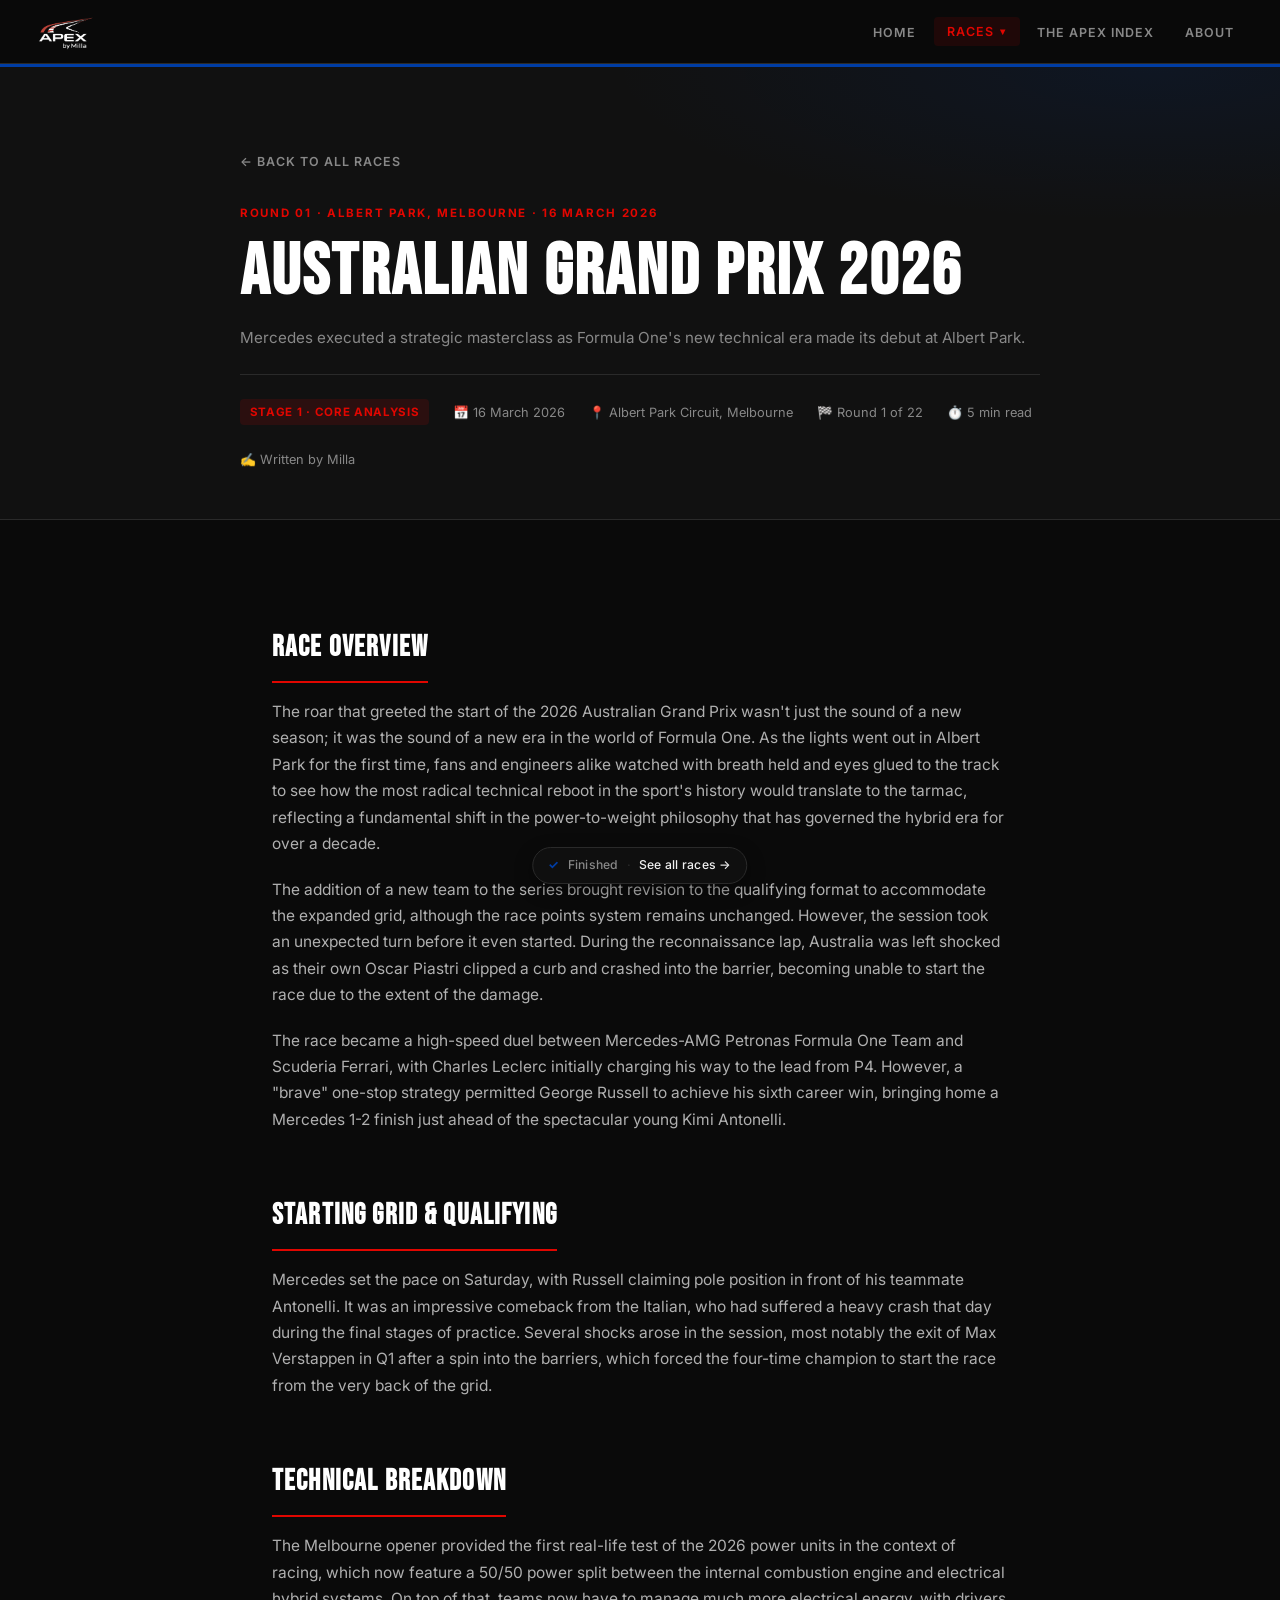
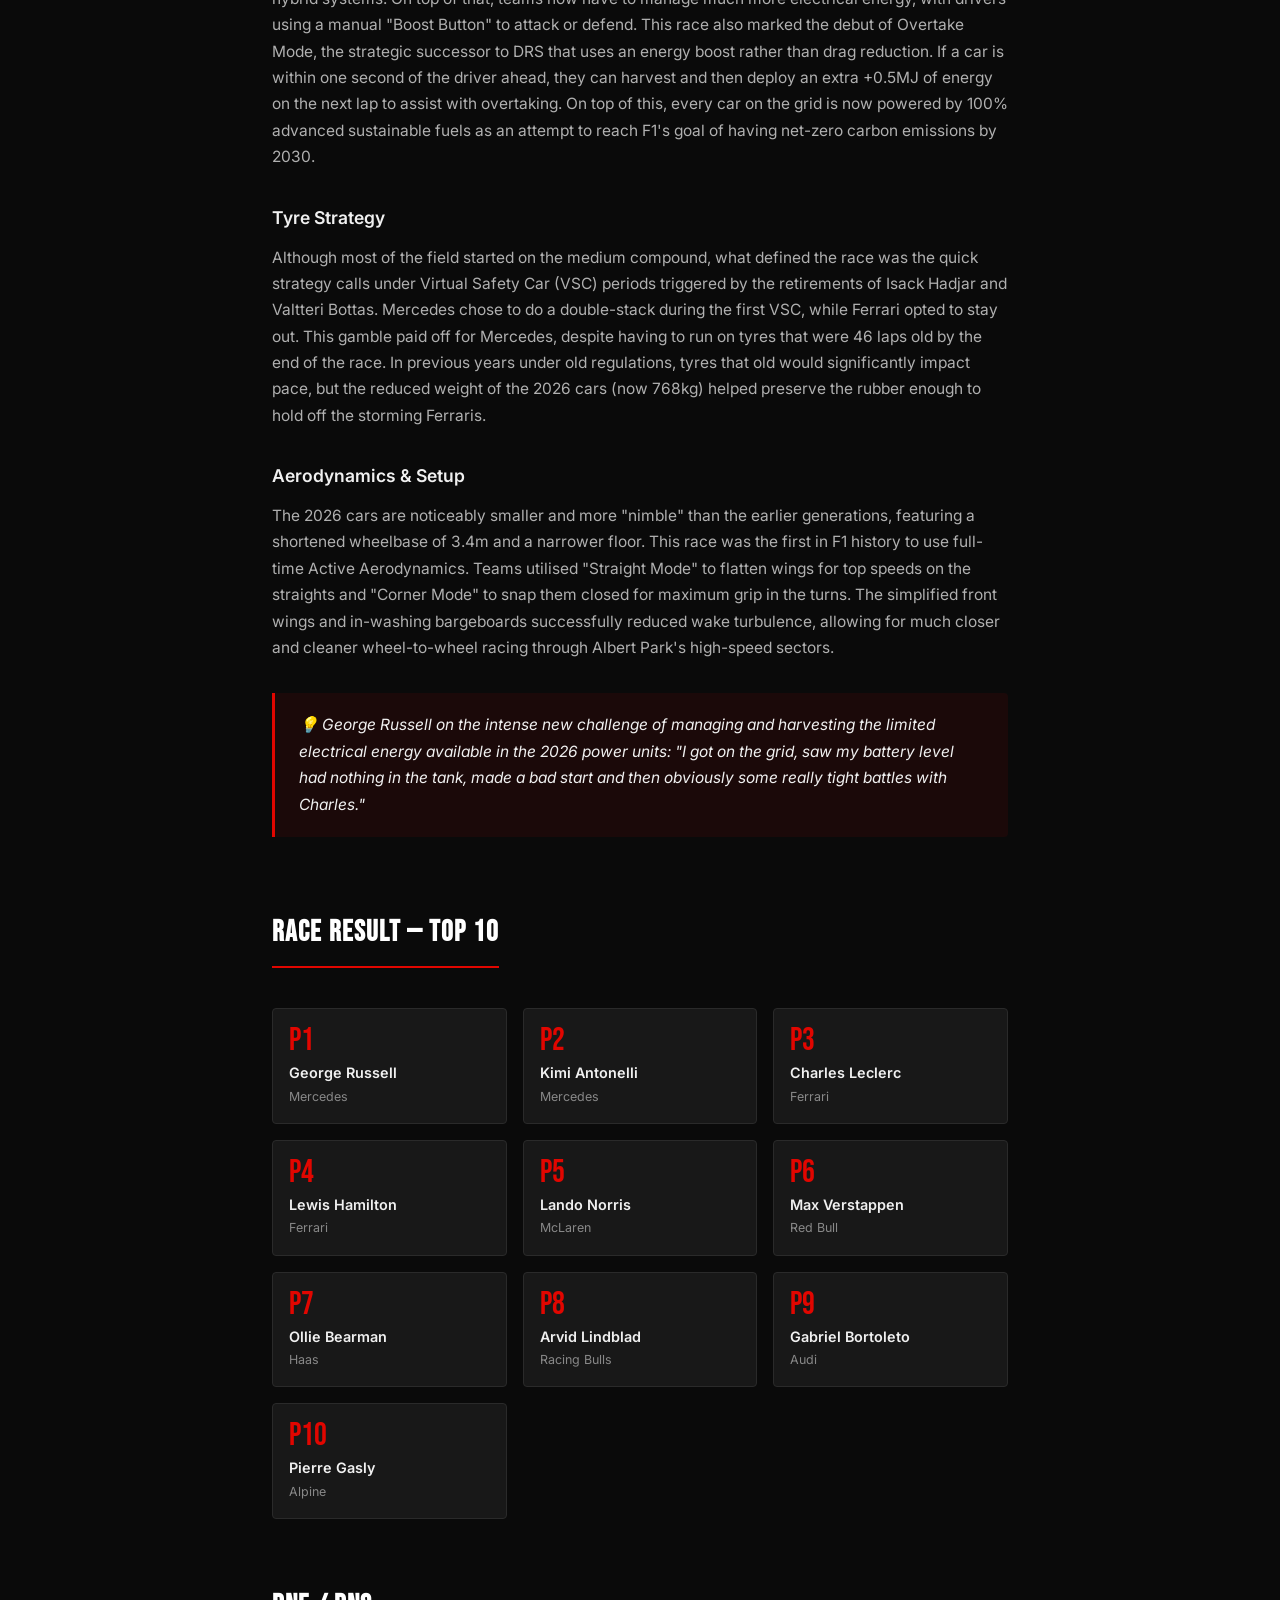
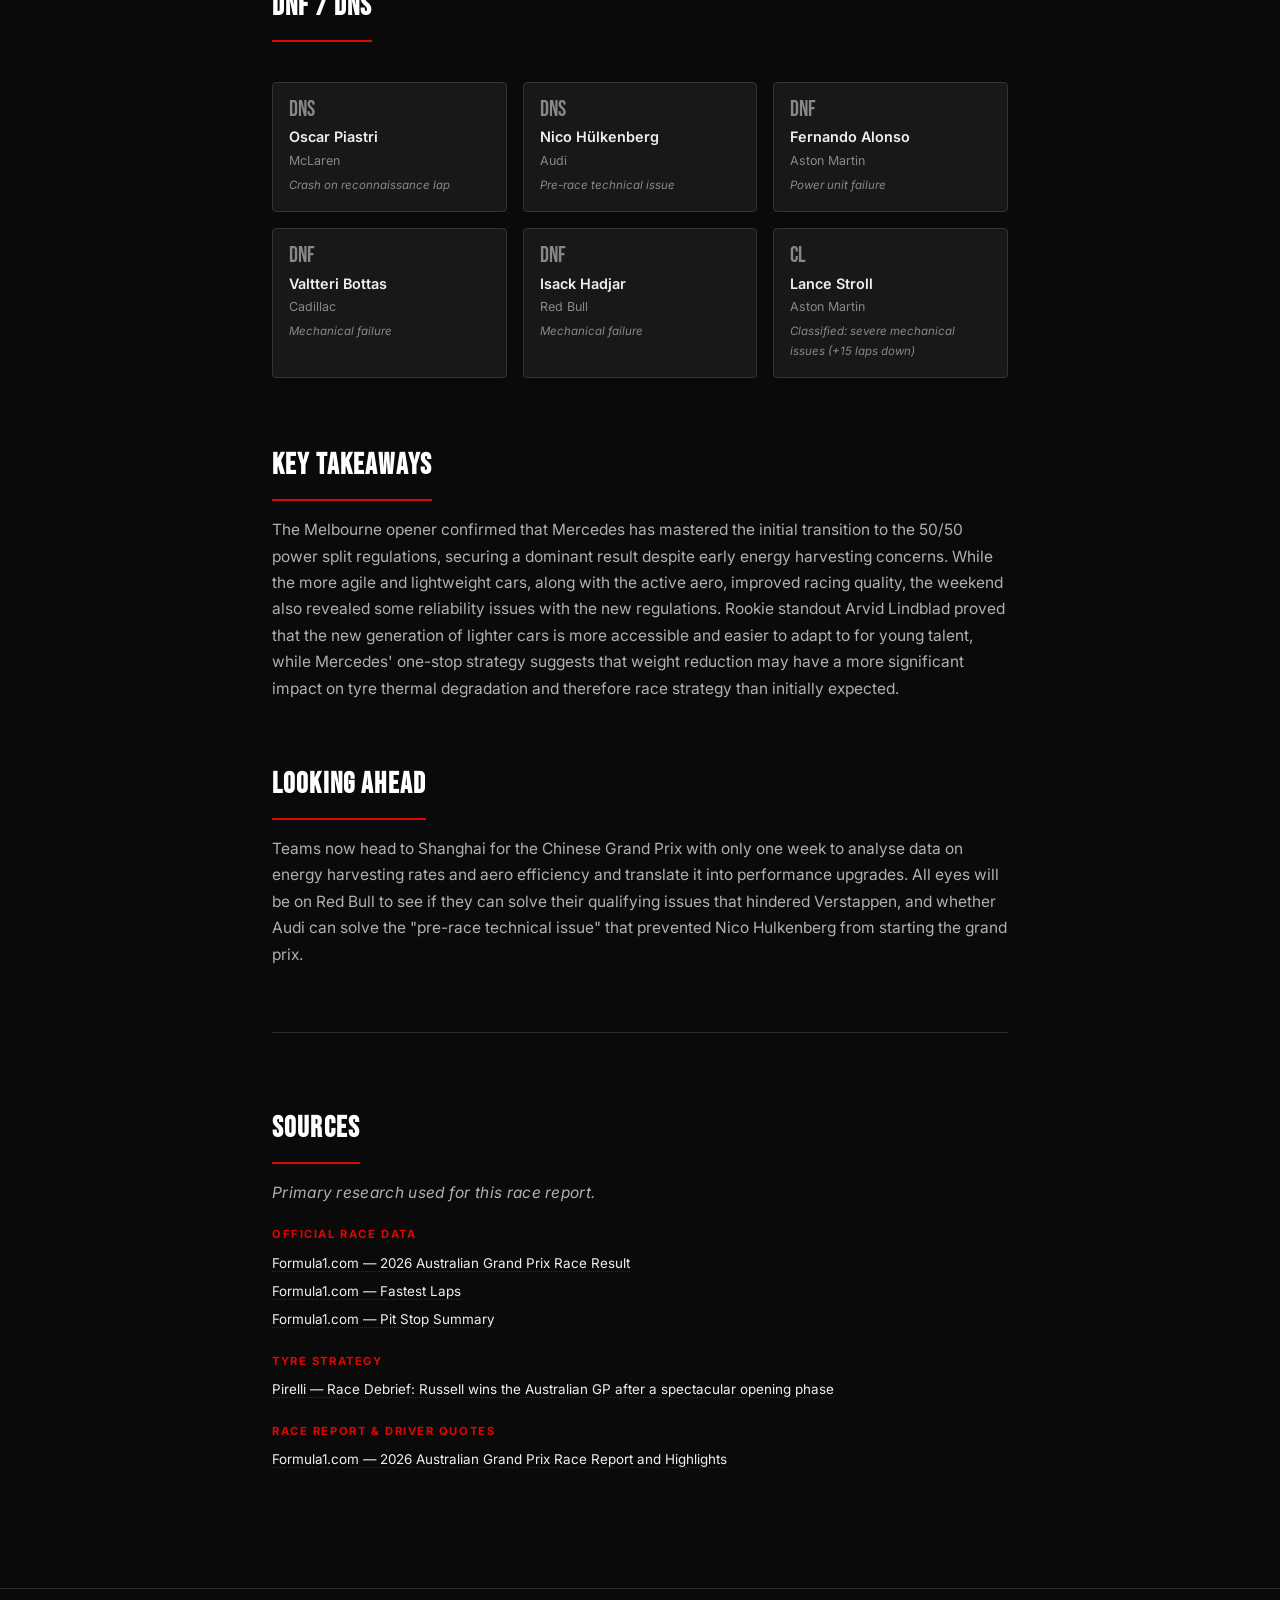
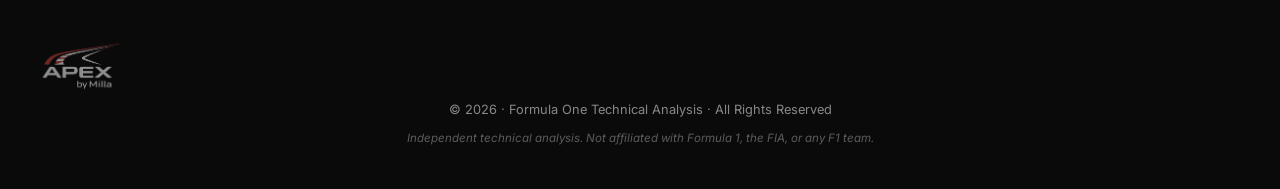
<file: races/australia.html>
<!DOCTYPE html>
<html lang="en">
<head>
  <meta charset="UTF-8" />
  <meta name="viewport" content="width=device-width, initial-scale=1.0" />
  <title>2026 Australian GP Technical Analysis — Apex by Milla</title>
  <meta name="description" content="Russell wins as Mercedes executes a brave one-stop strategy at Albert Park. Technical breakdown of F1's new 50/50 power units, active aero and tyre strategy in round one." />

  <!-- Open Graph -->
  <meta property="og:type"        content="article" />
  <meta property="og:url"         content="https://apexbymilla.com/races/australia.html" />
  <meta property="og:title"       content="2026 Australian GP Technical Analysis — Apex by Milla" />
  <meta property="og:description" content="Russell wins as Mercedes executes a brave one-stop strategy at Albert Park. Technical breakdown of F1's new 50/50 power units, active aero and tyre strategy in round one." />
  <meta property="og:image"       content="https://apexbymilla.com/social-share.png" />
  <meta property="article:published_time" content="2026-03-16" />

  <!-- Twitter Card -->
  <meta name="twitter:card"        content="summary_large_image" />
  <meta name="twitter:site"        content="@apexbymilla" />
  <meta name="twitter:title"       content="2026 Australian GP Technical Analysis — Apex by Milla" />
  <meta name="twitter:description" content="Russell wins as Mercedes executes a brave one-stop strategy at Albert Park. Technical breakdown of F1's new 50/50 power units, active aero and tyre strategy in round one." />
  <meta name="twitter:image"       content="https://apexbymilla.com/social-share.png" />

  <!-- Canonical -->
  <link rel="canonical" href="https://apexbymilla.com/races/australia.html" />

  <!-- Structured Data -->
  <script type="application/ld+json">
  {
    "@context": "https://schema.org",
    "@type": "BlogPosting",
    "headline": "2026 Australian GP Technical Analysis",
    "description": "Russell wins as Mercedes executes a brave one-stop strategy at Albert Park. Technical breakdown of F1's new 50/50 power units, active aero and tyre strategy in round one.",
    "author": { "@type": "Person", "name": "Milla", "url": "https://apexbymilla.com" },
    "publisher": { "@type": "Organization", "name": "Apex by Milla", "url": "https://apexbymilla.com" },
    "datePublished": "2026-03-16",
    "url": "https://apexbymilla.com/races/australia.html",
    "mainEntityOfPage": "https://apexbymilla.com/races/australia.html"
  }
  </script>

  <style>
/* ================================================
   APEX BY MILLA — Global Stylesheet
   ================================================ */

@import url('https://fonts.googleapis.com/css2?family=Inter:wght@300;400;500;600;700;900&family=Bebas+Neue&display=swap');

/* ---------- Reset & Base ---------- */
*, *::before, *::after {
  box-sizing: border-box;
  margin: 0;
  padding: 0;
}

:root {
  --red:       #E10600;
  --red-dark:  #b00400;
  --black:     #0a0a0a;
  --dark:      #111111;
  --card:      #181818;
  --border:    #2a2a2a;
  --text:      #f0f0f0;
  --muted:     #888888;
  --white:     #ffffff;
}

html {
  scroll-behavior: smooth;
}

body {
  background-color: var(--black);
  color: var(--text);
  font-family: 'Inter', sans-serif;
  font-size: 16px;
  line-height: 1.7;
  min-height: 100vh;
}

a {
  color: inherit;
  text-decoration: none;
}

img {
  max-width: 100%;
  display: block;
}

/* ---------- Scrollbar ---------- */
::-webkit-scrollbar { width: 6px; }
::-webkit-scrollbar-track { background: var(--dark); }
::-webkit-scrollbar-thumb { background: #003DA5; border-radius: 3px; }

/* ---------- Navigation ---------- */
.navbar {
  position: sticky;
  top: 0;
  z-index: 100;
  background: rgba(10,10,10,0.95);
  backdrop-filter: blur(12px);
  border-bottom: 1px solid var(--border);
  padding: 0 2rem;
  display: flex;
  align-items: center;
  justify-content: space-between;
  height: 64px;
}

.nav-logo {
  display: flex;
  align-items: center;
  text-decoration: none;
  flex-shrink: 0;
}

.nav-links {
  display: flex;
  align-items: center;
  gap: 0.25rem;
  list-style: none;
}

.nav-links a {
  font-size: 0.78rem;
  font-weight: 600;
  letter-spacing: 0.08em;
  text-transform: uppercase;
  color: var(--muted);
  padding: 0.45rem 0.85rem;
  border-radius: 4px;
  transition: color 0.2s;
  white-space: nowrap;
  position: relative;
}

.nav-links a::after {
  content: '';
  position: absolute;
  bottom: -1px;
  left: 0.85rem;
  right: 0.85rem;
  height: 2px;
  background: var(--red);
  border-radius: 1px;
  transform: scaleX(0);
  transform-origin: left;
  transition: transform 0.22s ease;
}

.nav-links a:hover {
  color: var(--white);
}

.nav-links a:hover::after {
  transform: scaleX(1);
}

.nav-links a.active {
  color: var(--white);
}

.nav-links a.active::after {
  transform: scaleX(1);
}

.nav-links a.race-link {
  color: var(--text);
}

.nav-links a.race-link:hover {
  color: var(--white);
}

/* Australia active — blue underline matching page accent */
.nav-links a.race-link.active::after {
  background: #003DA5;
}

/* Hamburger for mobile */
.hamburger {
  display: none;
  flex-direction: column;
  gap: 5px;
  cursor: pointer;
  background: none;
  border: none;
  padding: 4px;
}
.hamburger span {
  display: block;
  width: 24px;
  height: 2px;
  background: var(--text);
  border-radius: 2px;
  transition: all 0.3s;
}

/* ---------- Races dropdown ---------- */
/* Replaces the long per-race link list so the navbar still fits as the
   season grows. Desktop opens on hover, mobile and keyboard open on click. */
.nav-races { position: relative; }
.nav-races-toggle {
  font-family: inherit; font-size: 0.78rem; font-weight: 600; letter-spacing: 0.08em;
  text-transform: uppercase; color: var(--text);
  background: none; border: none; cursor: pointer;
  padding: 0.45rem 0.85rem; border-radius: 4px;
  display: flex; align-items: center; gap: 0.35rem; white-space: nowrap;
  transition: color 0.2s, background 0.2s;
}
.nav-races-toggle:hover,
.nav-races.current > .nav-races-toggle,
.nav-races.open > .nav-races-toggle { color: var(--red); background: rgba(225,6,0,0.1); }
.nav-races-toggle .nav-chev { font-size: 0.6rem; line-height: 1; transition: transform 0.2s; }
.nav-races.open .nav-chev { transform: rotate(180deg); }
.nav-races-panel {
  position: absolute; top: calc(100% + 0.45rem); left: 0;
  background: var(--dark); border: 1px solid var(--border); border-radius: 6px;
  padding: 0.6rem; box-shadow: 0 14px 34px rgba(0,0,0,0.6);
  display: none; z-index: 120;
}
.nav-races.open > .nav-races-panel { display: block; }
/* Invisible bridge over the gap between the button and the panel, so the
   mouse never leaves the dropdown on its way down to a race. */
.nav-races-panel::before { content: ""; position: absolute; left: 0; right: 0; top: -0.6rem; height: 0.6rem; }
/* ✏️ Once you pass about 12 races, change repeat(2 to repeat(3 so the panel
   stays short rather than tall. */
.nav-races-grid { display: grid; grid-template-columns: repeat(2, minmax(148px, 1fr)); gap: 0.1rem; }
.nav-races-panel a {
  display: block; white-space: nowrap; padding: 0.5rem 0.75rem; border-radius: 4px;
  font-size: 0.78rem; font-weight: 600; letter-spacing: 0.05em; text-transform: uppercase;
  color: var(--text); transition: color 0.2s, background 0.2s;
}
.nav-races-panel a:hover,
.nav-races-panel a.active { color: var(--red); background: rgba(225,6,0,0.1); }
@media (max-width: 768px) {
  .nav-races-toggle { width: 100%; justify-content: space-between; padding: 0.7rem 1rem; font-size: 0.85rem; }
  .nav-races-panel {
    position: static; border: none; background: none; box-shadow: none;
    padding: 0 0 0.3rem 0.6rem;
  }
  .nav-races-grid { grid-template-columns: 1fr; }
  .nav-races-panel a { padding: 0.55rem 1rem; font-size: 0.85rem; }
}

/* ---------- Hero ---------- */
.hero {
  position: relative;
  min-height: 88vh;
  display: flex;
  flex-direction: column;
  justify-content: center;
  align-items: flex-start;
  padding: 6rem 2rem 4rem;
  overflow: hidden;
}

.hero-bg {
  position: absolute;
  inset: 0;
  background:
    radial-gradient(ellipse 70% 60% at 80% 50%, rgba(225,6,0,0.08) 0%, transparent 70%),
    repeating-linear-gradient(
      90deg,
      transparent,
      transparent 60px,
      rgba(255,255,255,0.015) 60px,
      rgba(255,255,255,0.015) 61px
    );
  pointer-events: none;
}

.hero-tag {
  display: inline-block;
  background: rgba(225,6,0,0.15);
  border: 1px solid rgba(225,6,0,0.4);
  color: var(--red);
  font-size: 0.7rem;
  font-weight: 700;
  letter-spacing: 0.15em;
  text-transform: uppercase;
  padding: 0.35rem 0.9rem;
  border-radius: 2px;
  margin-bottom: 1.5rem;
}

.hero h1 {
  font-family: 'Bebas Neue', sans-serif;
  font-size: clamp(3.5rem, 9vw, 8rem);
  line-height: 0.95;
  letter-spacing: 0.02em;
  color: var(--white);
  max-width: 900px;
  margin-bottom: 1.5rem;
}

.hero h1 em {
  font-style: normal;
  color: var(--red);
}

.hero-sub {
  font-size: clamp(0.9rem, 1.8vw, 1.1rem);
  color: var(--muted);
  max-width: 520px;
  margin-bottom: 2.5rem;
  font-weight: 400;
}

.hero-cta {
  display: inline-flex;
  align-items: center;
  gap: 0.6rem;
  background: var(--red);
  color: var(--white);
  font-size: 0.82rem;
  font-weight: 700;
  letter-spacing: 0.1em;
  text-transform: uppercase;
  padding: 0.85rem 1.8rem;
  border-radius: 3px;
  transition: background 0.2s, transform 0.15s;
}

.hero-cta:hover {
  background: var(--red-dark);
  transform: translateY(-1px);
}

.hero-scroll {
  position: absolute;
  bottom: 2rem;
  left: 50%;
  transform: translateX(-50%);
  display: flex;
  flex-direction: column;
  align-items: center;
  gap: 0.5rem;
  color: var(--muted);
  font-size: 0.7rem;
  letter-spacing: 0.1em;
  text-transform: uppercase;
  animation: bounce 2s infinite;
}

.hero-scroll::after {
  content: '';
  width: 1px;
  height: 40px;
  background: linear-gradient(to bottom, var(--muted), transparent);
}

@keyframes bounce {
  0%, 100% { transform: translateX(-50%) translateY(0); }
  50% { transform: translateX(-50%) translateY(6px); }
}

/* ---------- Section Wrapper ---------- */
.section {
  max-width: 1200px;
  margin: 0 auto;
  padding: 5rem 2rem;
}

.section-header {
  display: flex;
  align-items: baseline;
  gap: 1rem;
  margin-bottom: 3rem;
  border-bottom: 1px solid var(--border);
  padding-bottom: 1rem;
}

.section-title {
  font-family: 'Bebas Neue', sans-serif;
  font-size: 2.2rem;
  letter-spacing: 0.05em;
  color: var(--white);
}

.section-label {
  font-size: 0.72rem;
  font-weight: 600;
  letter-spacing: 0.12em;
  text-transform: uppercase;
  color: var(--red);
}

/* ---------- Race Cards Grid ---------- */
.races-grid {
  display: grid;
  grid-template-columns: repeat(auto-fill, minmax(300px, 1fr));
  gap: 1.5rem;
}

.race-card {
  background: var(--card);
  border: 1px solid var(--border);
  border-radius: 6px;
  overflow: hidden;
  transition: transform 0.2s, border-color 0.2s, box-shadow 0.2s;
  cursor: pointer;
}

.race-card:hover {
  transform: translateY(-4px);
  border-color: var(--red);
  box-shadow: 0 8px 32px rgba(225,6,0,0.15);
}

.card-flag {
  height: 140px;
  background: linear-gradient(135deg, var(--dark) 0%, #1e1e1e 100%);
  display: flex;
  align-items: center;
  justify-content: center;
  font-size: 5rem;
  border-bottom: 1px solid var(--border);
  position: relative;
  overflow: hidden;
}

.card-flag::after {
  content: '';
  position: absolute;
  inset: 0;
  background: linear-gradient(to top, var(--card) 0%, transparent 60%);
}

.card-body {
  padding: 1.4rem;
}

.card-round {
  font-size: 0.68rem;
  font-weight: 700;
  letter-spacing: 0.12em;
  text-transform: uppercase;
  color: var(--red);
  margin-bottom: 0.4rem;
}

.card-title {
  font-family: 'Bebas Neue', sans-serif;
  font-size: 1.5rem;
  letter-spacing: 0.04em;
  color: var(--white);
  margin-bottom: 0.6rem;
}

.card-excerpt {
  font-size: 0.85rem;
  color: var(--muted);
  line-height: 1.6;
  display: -webkit-box;
  -webkit-line-clamp: 3;
  -webkit-box-orient: vertical;
  overflow: hidden;
}

.card-footer {
  padding: 0 1.4rem 1.4rem;
  display: flex;
  align-items: center;
  justify-content: space-between;
}

.card-date {
  font-size: 0.75rem;
  color: var(--muted);
}

.card-arrow {
  font-size: 0.75rem;
  font-weight: 700;
  letter-spacing: 0.08em;
  text-transform: uppercase;
  color: var(--red);
  display: flex;
  align-items: center;
  gap: 0.3rem;
  transition: gap 0.2s;
}

.race-card:hover .card-arrow {
  gap: 0.6rem;
}

/* ---------- About Section ---------- */
.about-section {
  background: var(--dark);
  border-top: 1px solid var(--border);
  border-bottom: 1px solid var(--border);
}

.about-inner {
  max-width: 1200px;
  margin: 0 auto;
  padding: 5rem 2rem;
  display: grid;
  grid-template-columns: 1fr 1.5fr;
  gap: 4rem;
  align-items: center;
}

.about-label {
  font-size: 0.72rem;
  font-weight: 700;
  letter-spacing: 0.15em;
  text-transform: uppercase;
  color: var(--red);
  margin-bottom: 0.8rem;
}

.about-name {
  font-family: 'Bebas Neue', sans-serif;
  font-size: 3rem;
  letter-spacing: 0.04em;
  color: var(--white);
  line-height: 1;
  margin-bottom: 1.5rem;
}

.about-visual {
  width: 100%;
  aspect-ratio: 1;
  max-width: 320px;
  background: var(--card);
  border: 1px solid var(--border);
  border-radius: 8px;
  display: flex;
  align-items: center;
  justify-content: center;
  font-size: 6rem;
  position: relative;
  overflow: hidden;
}

.about-visual::before {
  content: '';
  position: absolute;
  top: 0; left: 0; right: 0;
  height: 4px;
  background: var(--red);
}

.about-text p {
  color: var(--muted);
  font-size: 0.95rem;
  margin-bottom: 1.2rem;
}

.about-text p strong {
  color: var(--text);
  font-weight: 600;
}

.tags {
  display: flex;
  flex-wrap: wrap;
  gap: 0.5rem;
  margin-top: 1.5rem;
}

.tag {
  background: rgba(225,6,0,0.1);
  border: 1px solid rgba(225,6,0,0.3);
  color: var(--red);
  font-size: 0.72rem;
  font-weight: 600;
  letter-spacing: 0.08em;
  text-transform: uppercase;
  padding: 0.3rem 0.75rem;
  border-radius: 2px;
}

/* ---------- Footer ---------- */
.footer {
  padding: 2.5rem 2rem;
  text-align: center;
  color: var(--muted);
  font-size: 0.8rem;
  border-top: 1px solid var(--border);
}

.footer span {
  color: var(--red);
}

/* ---------- Blog / Race Page Styles ---------- */
.blog-hero {
  background: var(--dark);
  border-bottom: 1px solid var(--border);
  border-top: 3px solid #003DA5;
  padding: 5rem 2rem 3rem;
  position: relative;
}

.blog-hero::before {
  content: '';
  position: absolute;
  top: 0;
  left: 0;
  right: 0;
  height: 220px;
  background: radial-gradient(ellipse 60% 100% at 90% 0%, rgba(0,61,165,0.12) 0%, transparent 70%);
  pointer-events: none;
}

.blog-hero-inner {
  max-width: 800px;
  margin: 0 auto;
}

.blog-back {
  display: inline-flex;
  align-items: center;
  gap: 0.4rem;
  font-size: 0.78rem;
  font-weight: 600;
  letter-spacing: 0.08em;
  text-transform: uppercase;
  color: var(--muted);
  margin-bottom: 2rem;
  transition: color 0.2s;
}

.blog-back:hover { color: var(--text); }

.blog-round {
  font-size: 0.72rem;
  font-weight: 700;
  letter-spacing: 0.15em;
  text-transform: uppercase;
  color: var(--red);
  margin-bottom: 0.8rem;
}

.blog-title {
  font-family: 'Bebas Neue', sans-serif;
  font-size: clamp(2.5rem, 6vw, 4.5rem);
  letter-spacing: 0.03em;
  color: var(--white);
  line-height: 1;
  margin-bottom: 1rem;
}

.blog-meta {
  display: flex;
  gap: 1.5rem;
  flex-wrap: wrap;
  font-size: 0.8rem;
  color: var(--muted);
  margin-top: 1.5rem;
  padding-top: 1.5rem;
  border-top: 1px solid var(--border);
}

.blog-meta span {
  display: flex;
  align-items: center;
  gap: 0.4rem;
}

/* ---------- Apex tooltip (shared engine) ---------- */
/* Drives the stage badge now and the glossary terms later. Any element with
   class="apex-tip" holding an .apex-tip-box child works, no extra JS needed. */
.apex-tip { position: relative; cursor: help; }
.apex-tip:focus-visible { outline: 2px solid var(--red); outline-offset: 2px; }
.apex-tip-box {
  position: absolute; top: calc(100% + 0.55rem); left: 0;
  width: max-content; max-width: 260px;
  background: var(--dark); border: 1px solid var(--border); border-radius: 6px;
  padding: 0.7rem 0.85rem; box-shadow: 0 14px 34px rgba(0,0,0,0.6);
  display: none; z-index: 130;
  text-align: left; white-space: normal;
  font-weight: 400; letter-spacing: 0; text-transform: none;
}
.apex-tip.open > .apex-tip-box { display: block; }
/* Invisible bridge over the gap between the term and the box, so moving the
   mouse down onto the box (and its Apex Index link) does not close it */
.apex-tip-box::before { content: ""; position: absolute; left: 0; right: 0; top: -0.7rem; height: 0.7rem; }
.apex-tip.tip-up > .apex-tip-box { top: auto; bottom: calc(100% + 0.55rem); }
.apex-tip.tip-up > .apex-tip-box::before { top: auto; bottom: -0.7rem; }
/* flipped when the box would run off the right edge */
.apex-tip.tip-flip > .apex-tip-box { left: auto; right: 0; }
.apex-tip-term {
  display: block; color: var(--red);
  font-size: 0.72rem; font-weight: 700; letter-spacing: 0.08em;
  text-transform: uppercase; margin-bottom: 0.3rem;
}
.apex-tip-def { display: block; color: var(--text); font-size: 0.8rem; line-height: 1.5; }
.apex-tip-link {
  display: inline-block; margin-top: 0.5rem;
  color: var(--muted); font-size: 0.72rem; font-weight: 600; transition: color 0.2s;
}
.apex-tip-link:hover { color: var(--red); }
/* .blog-meta span sets display:flex on every span inside it, so the tooltip
   parts need winning back explicitly. */
.blog-meta .apex-tip-box { display: none; }
.blog-meta .apex-tip.open > .apex-tip-box { display: block; }
.blog-meta .apex-tip-term, .blog-meta .apex-tip-def { display: block; }
.blog-meta .apex-tip-link { display: inline-block; }
/* Stage badge, moved out of an inline style so the tooltip can anchor to it */
.stage-badge {
  background: rgba(225,6,0,0.12); color: var(--red);
  font-weight: 700; font-size: 0.72rem; letter-spacing: 0.06em;
  text-transform: uppercase; padding: 0.2rem 0.6rem; border-radius: 4px;
}
@media (max-width: 480px) { .apex-tip-box { max-width: 78vw; } }

.blog-content {
  max-width: 800px;
  margin: 0 auto;
  padding: 4rem 2rem 6rem;
}

.blog-content h2 {
  font-family: 'Bebas Neue', sans-serif;
  font-size: 1.8rem;
  letter-spacing: 0.04em;
  color: var(--white);
  margin-top: 2.5rem;
  margin-bottom: 1rem;
  padding-bottom: 0.5rem;
  border-bottom: 2px solid var(--red);
  display: inline-block;
}

.blog-content h3 {
  font-size: 1.1rem;
  font-weight: 600;
  color: var(--text);
  margin-top: 2rem;
  margin-bottom: 0.75rem;
}

.blog-content p {
  color: #b0b0b0;
  margin-bottom: 1.2rem;
  font-size: 0.97rem;
}

.blog-content strong {
  color: var(--text);
  font-weight: 600;
}

.blog-content .highlight-box {
  background: rgba(225,6,0,0.08);
  border-left: 3px solid var(--red);
  padding: 1.2rem 1.5rem;
  border-radius: 0 4px 4px 0;
  margin: 2rem 0;
}

.blog-content .highlight-box p {
  margin: 0;
  color: var(--text);
  font-style: italic;
}

.driver-grid {
  display: grid;
  grid-template-columns: repeat(auto-fill, minmax(200px, 1fr));
  gap: 1rem;
  margin: 1.5rem 0;
}

.driver-card {
  background: var(--card);
  border: 1px solid var(--border);
  border-radius: 4px;
  padding: 1rem;
}

.driver-pos {
  font-family: 'Bebas Neue', sans-serif;
  font-size: 2rem;
  color: var(--red);
  line-height: 1;
}

.driver-name {
  font-weight: 600;
  font-size: 0.9rem;
  color: var(--text);
  margin-top: 0.25rem;
}

.driver-team {
  font-size: 0.78rem;
  color: var(--muted);
}

/* ---------- DNF / DNS Cards ---------- */
.dnf-card {
  border-color: #333333;
  opacity: 0.75;
}

.dnf-pos {
  font-family: 'Bebas Neue', sans-serif;
  font-size: 1.4rem;
  color: var(--muted) !important;
  line-height: 1;
}

.dnf-reason {
  font-size: 0.72rem;
  color: var(--muted);
  margin-top: 0.3rem;
  font-style: italic;
}

/* ---------- Responsive ---------- */
@media (max-width: 768px) {
  .nav-links {
    display: none;
    position: fixed;
    top: 64px;
    left: 0; right: 0;
    background: var(--dark);
    border-bottom: 1px solid var(--border);
    flex-direction: column;
    align-items: stretch;
    padding: 1rem;
    gap: 0.25rem;
  }

  .nav-links.open {
    display: flex;
  }

  .nav-links a {
    padding: 0.7rem 1rem;
    font-size: 0.85rem;
  }

  .hamburger {
    display: flex;
  }

  /* Blog hero */
  .blog-hero {
    padding: 3.5rem 1.5rem 2rem;
  }

  .blog-meta {
    gap: 0.8rem;
    font-size: 0.75rem;
  }

  /* Blog content */
  .blog-content {
    padding: 2.5rem 1.5rem 4rem;
  }

  .blog-content h2 {
    font-size: 1.4rem;
  }

  /* Driver grid — already auto-fill but cap columns */
  .driver-grid {
    grid-template-columns: 1fr;
  }

  /* Stat cards */
  .stat-cards {
    grid-template-columns: 1fr 1fr;
  }

  /* Footer */
  .footer-inner {
    grid-template-columns: 1fr;
    gap: 2rem;
  }

  .footer-bottom {
    flex-direction: column;
    gap: 0.5rem;
    text-align: center;
  }

  .footer-bottom-right {
    justify-content: center;
  }
}


/* ---------- Sources Section ---------- */
.sources-section {
  margin-top: 4rem;
  padding-top: 2rem;
  border-top: 1px solid var(--border);
}
.sources-title {
  font-family: 'Bebas Neue', sans-serif;
  font-size: 1.4rem;
  letter-spacing: 0.05em;
  color: var(--muted);
  margin-bottom: 0.3rem;
  text-transform: uppercase;
}
.sources-subtitle {
  font-size: 0.78rem;
  color: var(--muted);
  font-style: italic;
  margin-bottom: 1.5rem;
  letter-spacing: 0.02em;
}
.sources-group { margin-bottom: 1.4rem; }
.sources-group-label {
  font-size: 0.7rem;
  font-weight: 700;
  letter-spacing: 0.14em;
  text-transform: uppercase;
  color: var(--red);
  margin-bottom: 0.5rem;
}
.sources-list { list-style: none; padding: 0; margin: 0; }
.sources-list li {
  font-size: 0.84rem;
  color: #b0b0b0;
  margin-bottom: 0.45rem;
  line-height: 1.55;
}
.sources-list a {
  color: var(--text);
  text-decoration: none;
  border-bottom: 1px dotted var(--border);
  transition: color 0.2s, border-color 0.2s;
}
.sources-list a:hover {
  color: var(--red);
  border-bottom-color: var(--red);
}

/* ---------- Scroll Animations ---------- */
.reveal {
  opacity: 0;
  transform: translateY(28px);
  transition: opacity 0.65s ease, transform 0.65s ease;
}
.reveal.visible {
  opacity: 1;
  transform: translateY(0);
}
.reveal-delay-1 { transition-delay: 0.1s; }
.reveal-delay-2 { transition-delay: 0.2s; }
.reveal-delay-3 { transition-delay: 0.3s; }
</style>
  <link rel="icon" type="image/png" sizes="32x32" href="../favicon-tab.png" />
  <link rel="icon" type="image/png" sizes="192x192" href="../favicon.png" />
  <link rel="apple-touch-icon" href="../apple-touch-icon.png" />
  <link rel="shortcut icon" href="../favicon.ico" />
  <style>
    /* Reading progress bar: sits under the navbar in this race's signature colour, visible throughout */
    .reading-progress {
      position: fixed; top: 64px; left: 0; height: 3px; width: 0;
      background: #003DA5; z-index: 90;
      transition: width 0.08s linear; will-change: width; pointer-events: none;
    }
  </style>
</head>
<body>
  <div class="reading-progress" id="readingProgress" aria-hidden="true"></div>

  <!-- ===== NAVIGATION ===== -->
  <nav class="navbar">
    <a href="../index.html" class="nav-logo" aria-label="Apex by Milla — Home">
          <img src="../logo.png" alt="Apex by Milla" style="height:48px;width:auto;">
        </a>
    <ul class="nav-links" id="navLinks">
      <li><a href="../index.html">Home</a></li>

      <!-- ── RACES DROPDOWN ── Add a new <li> inside .nav-races-grid for
           every new race. Nothing else in the navbar needs to change. -->
      <li class="nav-races current">
        <button type="button" class="nav-races-toggle" aria-expanded="false" aria-haspopup="true">
          Races <span class="nav-chev" aria-hidden="true">▾</span>
        </button>
        <div class="nav-races-panel">
          <div class="nav-races-grid">
            <a href="australia.html" class="active">🇦🇺 Australia</a>
            <a href="china.html">🇨🇳 China</a>
            <a href="japan.html">🇯🇵 Japan</a>
            <a href="miami.html">🇺🇸 Miami</a>
            <a href="canada.html">🇨🇦 Canada</a>
            <a href="monaco.html">🇲🇨 Monaco</a>
            <a href="barcelona.html">🇪🇸 Barcelona</a>
            <a href="austria.html">🇦🇹 Austria</a>
            <a href="silverstone.html">🇬🇧 Silverstone</a>
            <a href="belgium.html">🇧🇪 Belgium</a>
            <a href="hungary.html">🇭🇺 Hungary</a>
          </div>
        </div>
      </li>
      <!-- ── END RACES ── -->

      <li><a href="../apex-index.html">The Apex Index</a></li>
      <li><a href="../index.html#about">About</a></li>
    </ul>
    <button class="hamburger" id="hamburger" aria-label="Open menu">
      <span></span><span></span><span></span>
    </button>
  </nav>

  <!-- ===== BLOG HERO ===== -->
  <div class="blog-hero">
    <div class="blog-hero-inner">
      <a href="../index.html" class="blog-back">← Back to All Races</a>
      <div class="blog-round reveal">Round 01 · Albert Park, Melbourne · 16 March 2026</div>
      <h1 class="blog-title reveal reveal-delay-1">Australian Grand Prix 2026</h1>
      <p style="color: var(--muted); font-size: 0.95rem; margin-top: 1rem;">
        <!-- ✏️ Add a one-line summary of the race here -->
        Mercedes executed a strategic masterclass as Formula One's new technical era made its debut at Albert Park.
      </p>
      <div class="blog-meta reveal reveal-delay-2">
        <span class="apex-tip stage-badge" tabindex="0" role="button" aria-label="Stage 1 , Core Analysis. What do project stages mean?">Stage 1 · Core Analysis<span class="apex-tip-box" role="tooltip"><span class="apex-tip-term">Project stages</span><span class="apex-tip-def">Apex is built in stages. Each one adds more technical depth to the race reports, so the analysis develops visibly across the season.</span><a class="apex-tip-link" href="../index.html#about">→ About the project</a></span></span>
        <span>📅 16 March 2026</span>
        <span>📍 Albert Park Circuit, Melbourne</span>
        <span>🏁 Round 1 of 22</span>
        <span>⏱️ 5 min read</span>
        <span>✍️ Written by Milla</span>
      </div>
    </div>
  </div>

  <!-- ===== BLOG CONTENT ===== -->
  <!--
    ✏️ HOW TO ADD YOUR BLOG:
    Replace everything between the dashes below with your actual blog content.
    The headings (h2, h3) and paragraph (p) tags are already styled for you.
    Just change the text inside them to match what you wrote.

    You can copy and paste entire sections, add more headings, or remove ones you don't need.
    The "highlight-box" and "driver-grid" classes give you extra styling options too.
  -->
  <article class="blog-content">

    <!-- ── PASTE YOUR AUSTRALIAN GP BLOG BELOW THIS LINE ── -->

    <h2>Race Overview</h2>
    <p>
      The roar that greeted the start of the 2026 Australian Grand Prix wasn't just the sound of a new season; it was the sound of a new era in the world of Formula One. As the lights went out in Albert Park for the first time, fans and engineers alike watched with breath held and eyes glued to the track to see how the most radical technical reboot in the sport's history would translate to the tarmac, reflecting a fundamental shift in the power-to-weight philosophy that has governed the hybrid era for over a decade.
    </p>
    <p>
      The addition of a new team to the series brought revision to the qualifying format to accommodate the expanded grid, although the race points system remains unchanged. However, the session took an unexpected turn before it even started. During the reconnaissance lap, Australia was left shocked as their own Oscar Piastri clipped a curb and crashed into the barrier, becoming unable to start the race due to the extent of the damage.
    </p>
    <p>
      The race became a high-speed duel between Mercedes-AMG Petronas Formula One Team and Scuderia Ferrari, with Charles Leclerc initially charging his way to the lead from P4. However, a "brave" one-stop strategy permitted George Russell to achieve his sixth career win, bringing home a Mercedes 1-2 finish just ahead of the spectacular young Kimi Antonelli.
    </p>

    <h2>Starting Grid & Qualifying</h2>
    <p>
      Mercedes set the pace on Saturday, with Russell claiming pole position in front of his teammate Antonelli. It was an impressive comeback from the Italian, who had suffered a heavy crash that day during the final stages of practice. Several shocks arose in the session, most notably the exit of Max Verstappen in Q1 after a spin into the barriers, which forced the four-time champion to start the race from the very back of the grid.
    </p>

    <h2>Technical Breakdown</h2>
    <p>
      The Melbourne opener provided the first real-life test of the 2026 power units in the context of racing, which now feature a 50/50 power split between the internal combustion engine and electrical hybrid systems. On top of that, teams now have to manage much more electrical energy, with drivers using a manual "Boost Button" to attack or defend. This race also marked the debut of Overtake Mode, the strategic successor to DRS that uses an energy boost rather than drag reduction. If a car is within one second of the driver ahead, they can harvest and then deploy an extra +0.5MJ of energy on the next lap to assist with overtaking. On top of this, every car on the grid is now powered by 100% advanced sustainable fuels as an attempt to reach F1's goal of having net-zero carbon emissions by 2030.
    </p>

    <h3>Tyre Strategy</h3>
    <p>
      Although most of the field started on the medium compound, what defined the race was the quick strategy calls under Virtual Safety Car (VSC) periods triggered by the retirements of Isack Hadjar and Valtteri Bottas. Mercedes chose to do a double-stack during the first VSC, while Ferrari opted to stay out. This gamble paid off for Mercedes, despite having to run on tyres that were 46 laps old by the end of the race. In previous years under old regulations, tyres that old would significantly impact pace, but the reduced weight of the 2026 cars (now 768kg) helped preserve the rubber enough to hold off the storming Ferraris.
    </p>

    <h3>Aerodynamics & Setup</h3>
    <p>
      The 2026 cars are noticeably smaller and more "nimble" than the earlier generations, featuring a shortened wheelbase of 3.4m and a narrower floor. This race was the first in F1 history to use full-time Active Aerodynamics. Teams utilised "Straight Mode" to flatten wings for top speeds on the straights and "Corner Mode" to snap them closed for maximum grip in the turns. The simplified front wings and in-washing bargeboards successfully reduced wake turbulence, allowing for much closer and cleaner wheel-to-wheel racing through Albert Park's high-speed sectors.
    </p>

    <div class="highlight-box reveal">
      <p>
        💡 George Russell on the intense new challenge of managing and harvesting the limited electrical energy available in the 2026 power units: "I got on the grid, saw my battery level had nothing in the tank, made a bad start and then obviously some really tight battles with Charles."
      </p>
    </div>

    <h2>Race Result — Top 10</h2>
    <div class="driver-grid reveal">
      <div class="driver-card">
        <div class="driver-pos">P1</div>
        <div class="driver-name">George Russell</div>
        <div class="driver-team">Mercedes</div>
      </div>
      <div class="driver-card">
        <div class="driver-pos">P2</div>
        <div class="driver-name">Kimi Antonelli</div>
        <div class="driver-team">Mercedes</div>
      </div>
      <div class="driver-card">
        <div class="driver-pos">P3</div>
        <div class="driver-name">Charles Leclerc</div>
        <div class="driver-team">Ferrari</div>
      </div>
      <div class="driver-card">
        <div class="driver-pos">P4</div>
        <div class="driver-name">Lewis Hamilton</div>
        <div class="driver-team">Ferrari</div>
      </div>
      <div class="driver-card">
        <div class="driver-pos">P5</div>
        <div class="driver-name">Lando Norris</div>
        <div class="driver-team">McLaren</div>
      </div>
      <div class="driver-card">
        <div class="driver-pos">P6</div>
        <div class="driver-name">Max Verstappen</div>
        <div class="driver-team">Red Bull</div>
      </div>
      <div class="driver-card">
        <div class="driver-pos">P7</div>
        <div class="driver-name">Ollie Bearman</div>
        <div class="driver-team">Haas</div>
      </div>
      <div class="driver-card">
        <div class="driver-pos">P8</div>
        <div class="driver-name">Arvid Lindblad</div>
        <div class="driver-team">Racing Bulls</div>
      </div>
      <div class="driver-card">
        <div class="driver-pos">P9</div>
        <div class="driver-name">Gabriel Bortoleto</div>
        <div class="driver-team">Audi</div>
      </div>
      <div class="driver-card">
        <div class="driver-pos">P10</div>
        <div class="driver-name">Pierre Gasly</div>
        <div class="driver-team">Alpine</div>
      </div>
    </div>

    <h2>DNF / DNS</h2>
    <div class="driver-grid reveal">
      <div class="driver-card dnf-card reveal">
        <div class="driver-pos dnf-pos">DNS</div>
        <div class="driver-name">Oscar Piastri</div>
        <div class="driver-team">McLaren</div>
        <div class="dnf-reason">Crash on reconnaissance lap</div>
      </div>
      <div class="driver-card dnf-card reveal reveal-delay-1">
        <div class="driver-pos dnf-pos">DNS</div>
        <div class="driver-name">Nico Hülkenberg</div>
        <div class="driver-team">Audi</div>
        <div class="dnf-reason">Pre-race technical issue</div>
      </div>
      <div class="driver-card dnf-card reveal reveal-delay-2">
        <div class="driver-pos dnf-pos">DNF</div>
        <div class="driver-name">Fernando Alonso</div>
        <div class="driver-team">Aston Martin</div>
        <div class="dnf-reason">Power unit failure</div>
      </div>
      <div class="driver-card dnf-card reveal">
        <div class="driver-pos dnf-pos">DNF</div>
        <div class="driver-name">Valtteri Bottas</div>
        <div class="driver-team">Cadillac</div>
        <div class="dnf-reason">Mechanical failure</div>
      </div>
      <div class="driver-card dnf-card reveal">
        <div class="driver-pos dnf-pos">DNF</div>
        <div class="driver-name">Isack Hadjar</div>
        <div class="driver-team">Red Bull</div>
        <div class="dnf-reason">Mechanical failure</div>
      </div>
      <div class="driver-card dnf-card reveal">
        <div class="driver-pos dnf-pos">CL</div>
        <div class="driver-name">Lance Stroll</div>
        <div class="driver-team">Aston Martin</div>
        <div class="dnf-reason">Classified: severe mechanical issues (+15 laps down)</div>
      </div>
    </div>

    <h2>Key Takeaways</h2>
    <p>
      The Melbourne opener confirmed that Mercedes has mastered the initial transition to the 50/50 power split regulations, securing a dominant result despite early energy harvesting concerns. While the more agile and lightweight cars, along with the active aero, improved racing quality, the weekend also revealed some reliability issues with the new regulations. Rookie standout Arvid Lindblad proved that the new generation of lighter cars is more accessible and easier to adapt to for young talent, while Mercedes' one-stop strategy suggests that weight reduction may have a more significant impact on tyre thermal degradation and therefore race strategy than initially expected.
    </p>

    <h2>Looking Ahead</h2>
    <p>
      Teams now head to Shanghai for the Chinese Grand Prix with only one week to analyse data on energy harvesting rates and aero efficiency and translate it into performance upgrades. All eyes will be on Red Bull to see if they can solve their qualifying issues that hindered Verstappen, and whether Audi can solve the "pre-race technical issue" that prevented Nico Hulkenberg from starting the grand prix.
    </p>

    <!-- ===== SOURCES SECTION ===== -->
    <section class="sources-section reveal">
      <h2 class="sources-title">Sources</h2>
      <p class="sources-subtitle">Primary research used for this race report.</p>

      <div class="sources-group">
        <div class="sources-group-label">Official Race Data</div>
        <ul class="sources-list">
          <li><a href="https://www.formula1.com/en/results/2026/races/1279/australia/race-result" target="_blank" rel="noopener">Formula1.com — 2026 Australian Grand Prix Race Result</a></li>
          <li><a href="https://www.formula1.com/en/results/2026/races/1279/australia/fastest-laps" target="_blank" rel="noopener">Formula1.com — Fastest Laps</a></li>
          <li><a href="https://www.formula1.com/en/results/2026/races/1279/australia/pit-stop-summary" target="_blank" rel="noopener">Formula1.com — Pit Stop Summary</a></li>
        </ul>
      </div>

      <div class="sources-group">
        <div class="sources-group-label">Tyre Strategy</div>
        <ul class="sources-list">
          <li><a href="https://press.pirelli.com/russell-wins-the-australian-gp-after-a-spectacular-opening-phase/" target="_blank" rel="noopener">Pirelli — Race Debrief: Russell wins the Australian GP after a spectacular opening phase</a></li>
        </ul>
      </div>

      <div class="sources-group">
        <div class="sources-group-label">Race Report &amp; Driver Quotes</div>
        <ul class="sources-list">
          <li><a href="https://www.formula1.com/en/latest/article/russell-wins-action-packed-australian-gp-from-antonelli-as-mercedes-secure-1.4WRxPAtF4dFtrKCsWIiQX2" target="_blank" rel="noopener">Formula1.com — 2026 Australian Grand Prix Race Report and Highlights</a></li>
        </ul>
      </div>
    </section>

    <!-- ── END OF BLOG CONTENT ── -->

  </article>

  <!-- ===== FOOTER ===== -->
  <footer class="footer">
    <div class="footer-logo">
          <img src="../logo.png" alt="Apex by Milla" style="height:70px;width:auto;opacity:0.55;">
        </div>
    <p>© 2026 · Formula One Technical Analysis · All Rights Reserved</p>
    <p style="font-size: 0.72rem; opacity: 0.65; margin-top: 0.5rem; font-style: italic;">Independent technical analysis. Not affiliated with Formula 1, the FIA, or any F1 team.</p>
  </footer>

  <script>
    const hamburger = document.getElementById('hamburger');
    const navLinks  = document.getElementById('navLinks');
    hamburger.addEventListener('click', () => navLinks.classList.toggle('open'));
    navLinks.querySelectorAll('a').forEach(link => {
      link.addEventListener('click', () => navLinks.classList.remove('open'));
    });
  </script>


  <!-- Scroll reveal -->
  <script>
    const revealEls = document.querySelectorAll('.reveal');
    const observer = new IntersectionObserver((entries) => {
      entries.forEach(entry => {
        if (entry.isIntersecting) {
          entry.target.classList.add('visible');
          observer.unobserve(entry.target);
        }
      });
    }, { threshold: 0.12 });
    revealEls.forEach(el => observer.observe(el));
  </script>
  <script>
    (function () {
      var bar = document.getElementById('readingProgress');
      var endEl = document.querySelector('.sources-section');
      function update() {
        var end = endEl ? (endEl.getBoundingClientRect().top + window.scrollY) : document.documentElement.scrollHeight;
        var target = end - window.innerHeight;
        var pct = target > 0 ? window.scrollY / target : 1;
        if (pct < 0) pct = 0; if (pct > 1) pct = 1;
        bar.style.width = (pct * 100) + '%';
      }
      window.addEventListener('scroll', update, { passive: true });
      window.addEventListener('resize', update);
      window.addEventListener('load', update);
      update();
    })();
  </script>
  <script>
    /* Races dropdown: hover on desktop, click on touch and keyboard. */
    (function () {
      var wrap = document.querySelector('.nav-races');
      if (!wrap) return;
      var btn = wrap.querySelector('.nav-races-toggle');
      function setOpen(open) {
        wrap.classList.toggle('open', open);
        btn.setAttribute('aria-expanded', open ? 'true' : 'false');
      }
      btn.addEventListener('click', function (e) {
        e.stopPropagation();
        setOpen(!wrap.classList.contains('open'));
      });
      /* Checked at event time, not once at load, so narrowing a desktop
         window to phone width hands control back to tap. */
      var hoverCapable = window.matchMedia('(hover: hover) and (min-width: 769px)');
      /* Short delay before closing, so a slightly wobbly mouse path from the
         button to a race does not snap the panel shut. */
      var closeTimer;
      wrap.addEventListener('mouseenter', function () {
        clearTimeout(closeTimer);
        if (hoverCapable.matches) setOpen(true);
      });
      wrap.addEventListener('mouseleave', function () {
        if (!hoverCapable.matches) return;
        closeTimer = setTimeout(function () { setOpen(false); }, 300);
      });
      document.addEventListener('click', function (e) {
        if (!wrap.contains(e.target)) setOpen(false);
      });
      document.addEventListener('keydown', function (e) {
        if (e.key === 'Escape') setOpen(false);
      });
    })();
  </script>
  <script>
    /* Apex tooltip engine. Hover on desktop, tap on touch, focus for keyboard.
       Add class="apex-tip" + an .apex-tip-box child to any element to use it. */
    (function () {
      var tips = document.querySelectorAll('.apex-tip');
      if (!tips.length) return;
      var hoverCapable = window.matchMedia('(hover: hover) and (min-width: 769px)');
      function closeAll(except) {
        Array.prototype.forEach.call(document.querySelectorAll('.apex-tip.open'), function (t) {
          if (t !== except) t.classList.remove('open');
        });
      }
      function open(tip, on) {
        if (!on) { tip.classList.remove('open'); return; }
        closeAll(tip);
        tip.classList.add('open');
        tip.classList.remove('tip-flip');
        tip.classList.remove('tip-up');
        var box = tip.querySelector('.apex-tip-box');
        if (!box) return;
        /* Keep the whole box on screen. Measure it at its default spot, then
           shift it left or right by exactly the overflow, 8px from either edge. */
        box.style.left = ''; box.style.right = '';
        var vw = document.documentElement.clientWidth || window.innerWidth;
        var r = box.getBoundingClientRect(), shift = 0;
        if (r.right > vw - 8) shift = (vw - 8) - r.right;
        if (r.left + shift < 8) shift = 8 - r.left;
        if (shift) box.style.left = Math.round(shift) + 'px';
        /* Open upwards instead when the box would run off the bottom of the
           screen and there is room above (64px clears the navbar). */
        var vh = document.documentElement.clientHeight || window.innerHeight;
        if (r.bottom > vh - 8 && tip.getBoundingClientRect().top - r.height - 16 > 64) tip.classList.add('tip-up');
      }
      Array.prototype.forEach.call(tips, function (tip) {
        /* Close after a short delay rather than straight away, so the mouse can
           cross the gap down to the box and reach the Apex Index link
           (the same fix as the Races dropdown). */
        var closeTimer;
        tip.addEventListener('mouseenter', function () {
          if (!hoverCapable.matches) return;
          clearTimeout(closeTimer);
          if (!tip.classList.contains('open')) open(tip, true);
        });
        tip.addEventListener('mouseleave', function () {
          if (!hoverCapable.matches) return;
          clearTimeout(closeTimer);
          closeTimer = setTimeout(function () { open(tip, false); }, 300);
        });
        /* A tap fires pointerdown, then focus, then click. Without recording the
           state up front, focus opens the box and click immediately shuts it,
           so tapping appears to do nothing. */
        var wasOpen = false;
        tip.addEventListener('pointerdown', function () {
          wasOpen = tip.classList.contains('open');
        });
        tip.addEventListener('click', function (e) {
          if (e.target.closest && e.target.closest('.apex-tip-link')) return;
          e.stopPropagation();
          open(tip, !wasOpen);
        });
        tip.addEventListener('focus', function () { open(tip, true); });
        tip.addEventListener('blur', function () { open(tip, false); });
      });
      document.addEventListener('click', function () { closeAll(null); });
      document.addEventListener('keydown', function (e) { if (e.key === 'Escape') closeAll(null); });
      window.addEventListener('resize', function () { closeAll(null); });
    })();
  </script>
  <script>
    /* Reading tracker (Stage 3): remembers how far this visitor has read this report,
       in their own browser only (localStorage, nothing is sent anywhere). The homepage
       race cards read it to show "Finished" or "x% read". Same end point as the progress bar.
       The first time a reader reaches the end, a small "Finished · See all races" pill fades in
       for a few seconds, its tick in the race's signature colour (taken from the reading progress bar). */
    (function () {
      var slug = (location.pathname.split('/').pop() || '').replace(/\.html$/, '');
      if (!slug || slug === 'NEW-RACE-TEMPLATE') return;
      var KEY = 'apexReading', DONE = 95, best = 0, timer = null, toasted = false;
      function load() { try { return JSON.parse(localStorage.getItem(KEY)) || {}; } catch (e) { return {}; } }
      function pct() {
        var endEl = document.querySelector('.sources-section');
        var end = endEl ? endEl.getBoundingClientRect().top + window.scrollY : document.documentElement.scrollHeight;
        var target = end - window.innerHeight;
        var p = target > 0 ? window.scrollY / target : 1;
        return Math.round(Math.max(0, Math.min(1, p)) * 100);
      }
      function toast() {
        if (toasted) return; toasted = true;
        var bar = document.getElementById('readingProgress');
        var colour = bar ? getComputedStyle(bar).backgroundColor : '#E10600';
        var css = document.createElement('style');
        css.textContent =
          '.apex-done{position:fixed;left:50%;bottom:1rem;z-index:95;transform:translate(-50%,10px);opacity:0;' +
          'display:inline-flex;align-items:center;gap:0.5rem;white-space:nowrap;padding:0.45rem 0.95rem;' +
          'background:rgba(17,17,17,0.92);border:1px solid #2a2a2a;border-radius:999px;' +
          'font-family:Inter,sans-serif;font-size:0.76rem;font-weight:500;letter-spacing:0.02em;color:#888;' +
          'box-shadow:0 6px 18px rgba(0,0,0,0.4);transition:transform 0.4s ease,opacity 0.4s ease;}' +
          '.apex-done.show{transform:translate(-50%,0);opacity:1;}' +
          '.apex-done-tick{color:var(--done-colour,#E10600);font-weight:700;}' +
          '.apex-done-sep{color:#2a2a2a;}' +
          '.apex-done a{color:#f0f0f0;text-decoration:none;}' +
          '.apex-done a:hover{color:var(--done-colour,#E10600);}' +
          '@media (prefers-reduced-motion: reduce){.apex-done{transition:opacity 0.2s;transform:translate(-50%,0);}}';
        document.head.appendChild(css);
        var box = document.createElement('div');
        box.className = 'apex-done';
        box.setAttribute('role', 'status');
        box.style.setProperty('--done-colour', colour);
        box.innerHTML = '<span class="apex-done-tick" aria-hidden="true">✓</span><span>Finished</span>' +
          '<span class="apex-done-sep" aria-hidden="true">·</span><a href="../index.html#season-progress">See all races →</a>';
        document.body.appendChild(box);
        function hide() { box.classList.remove('show'); setTimeout(function () { box.remove(); }, 450); }
        requestAnimationFrame(function () { requestAnimationFrame(function () { box.classList.add('show'); }); });
        var t = setTimeout(hide, 6000);
        box.addEventListener('mouseenter', function () { clearTimeout(t); });
        box.addEventListener('mouseleave', function () { t = setTimeout(hide, 2500); });
      }
      function save() {
        timer = null;
        var p = pct();
        if (p <= best) return;
        var before = best;
        best = p;
        if (p >= DONE && before < DONE) toast();
        var all = load();
        if (!all[slug] || p > all[slug]) {
          all[slug] = p;
          try { localStorage.setItem(KEY, JSON.stringify(all)); } catch (e) {}
        }
      }
      best = load()[slug] || 0;
      window.addEventListener('scroll', function () { if (!timer) timer = setTimeout(save, 400); }, { passive: true });
      window.addEventListener('pagehide', save);
    })();
  </script>
</body>
</html>
</file>
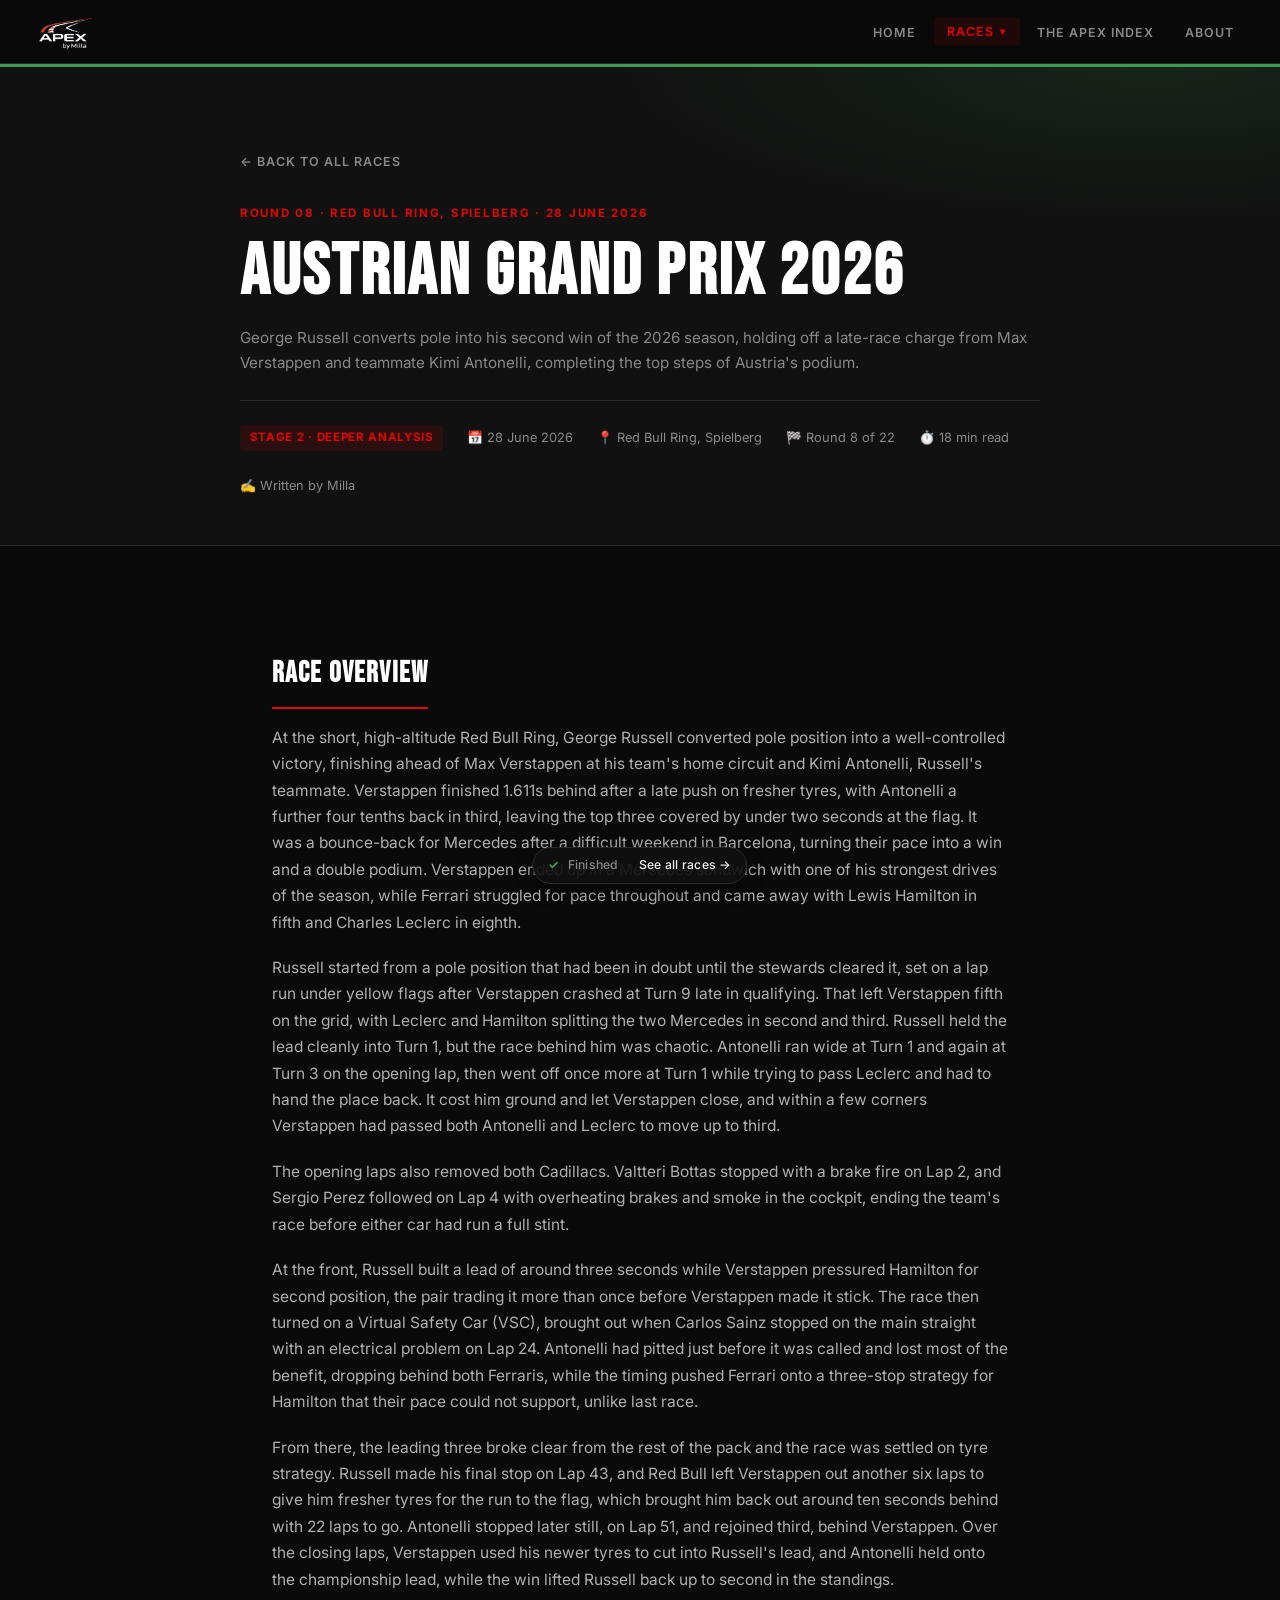
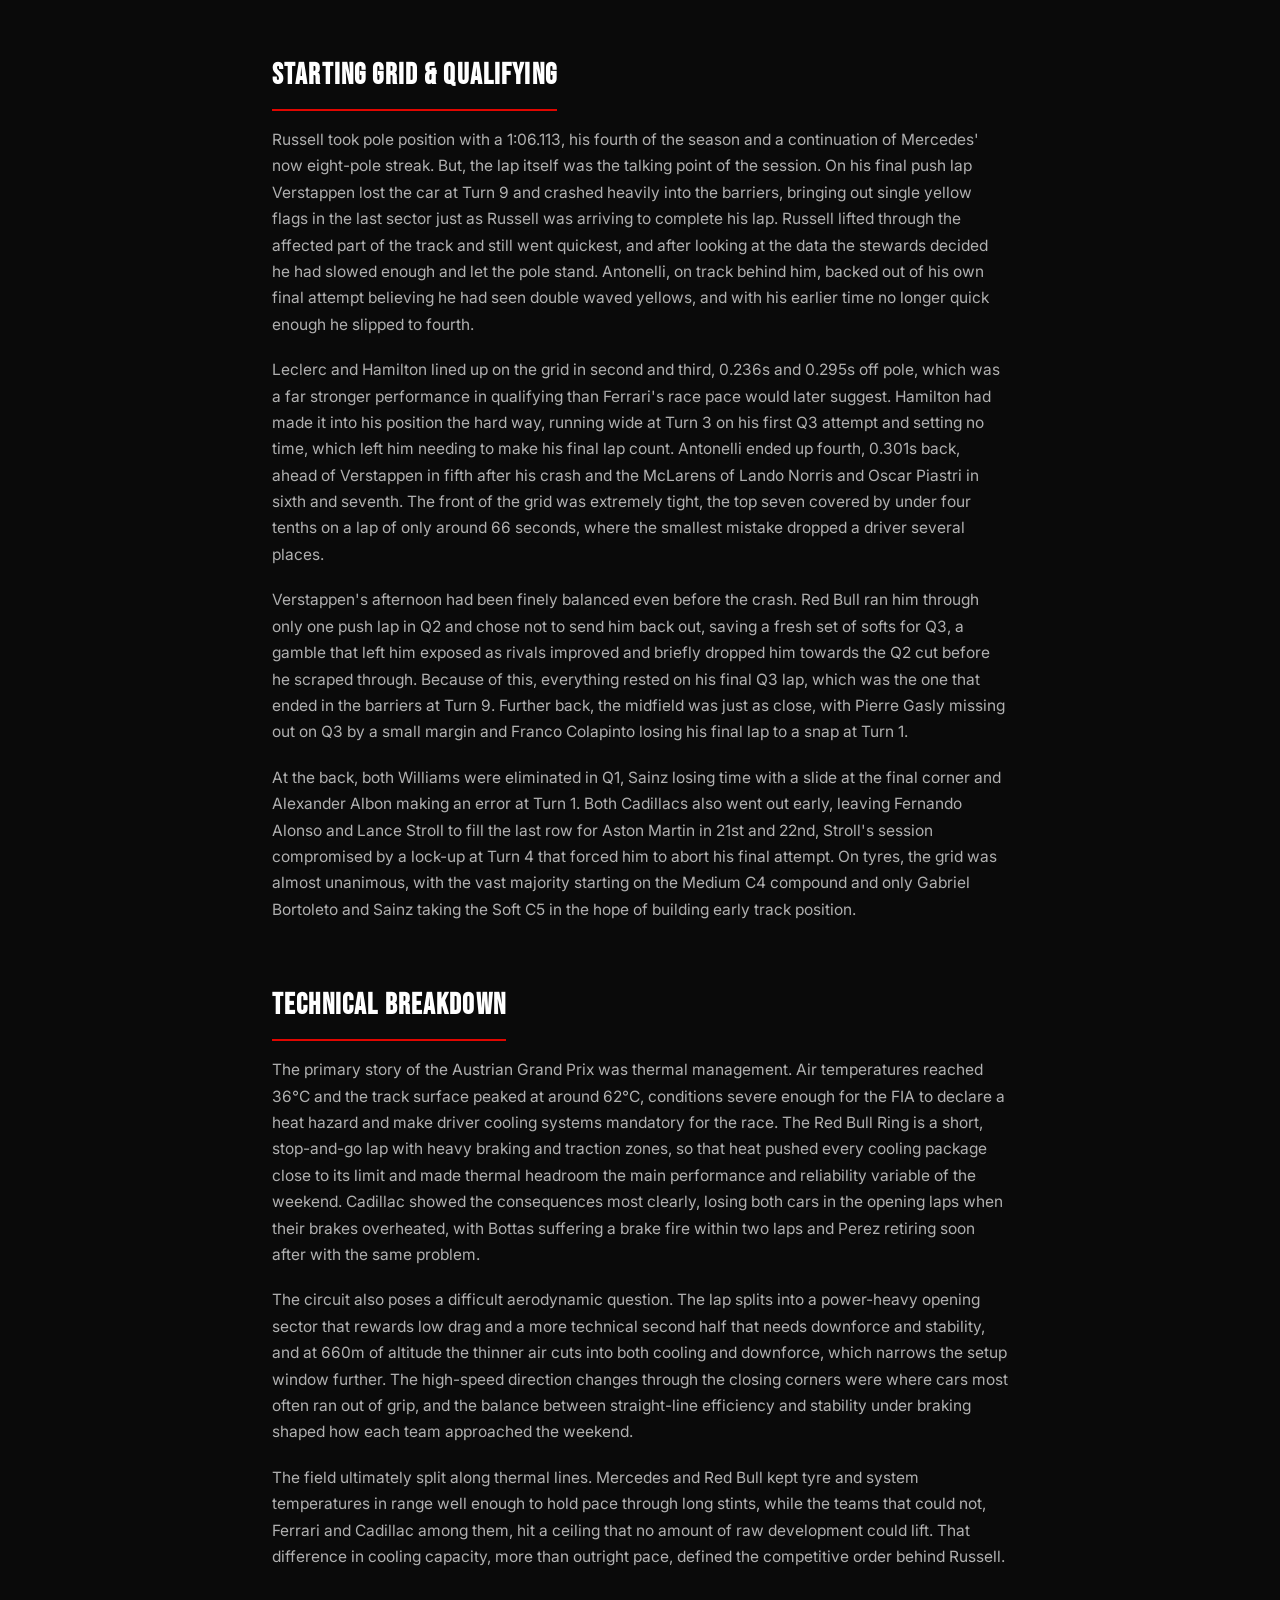
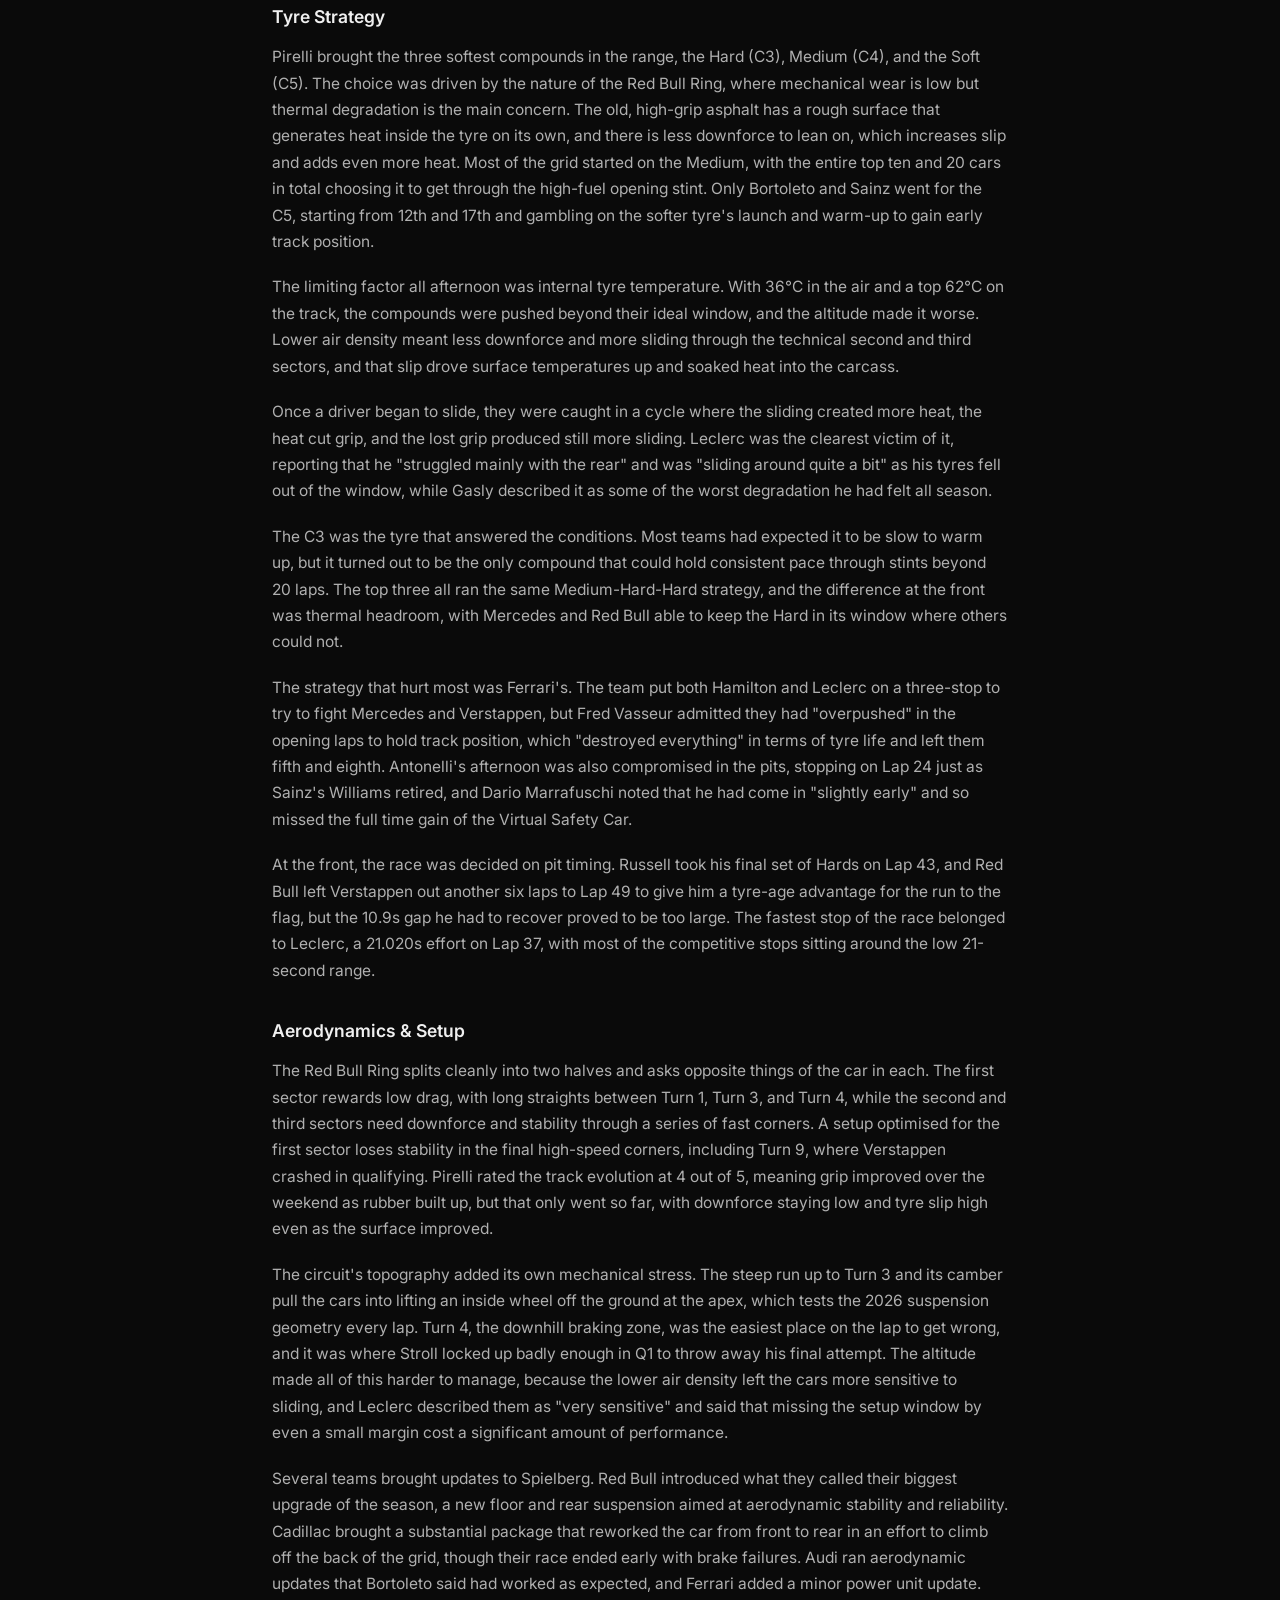
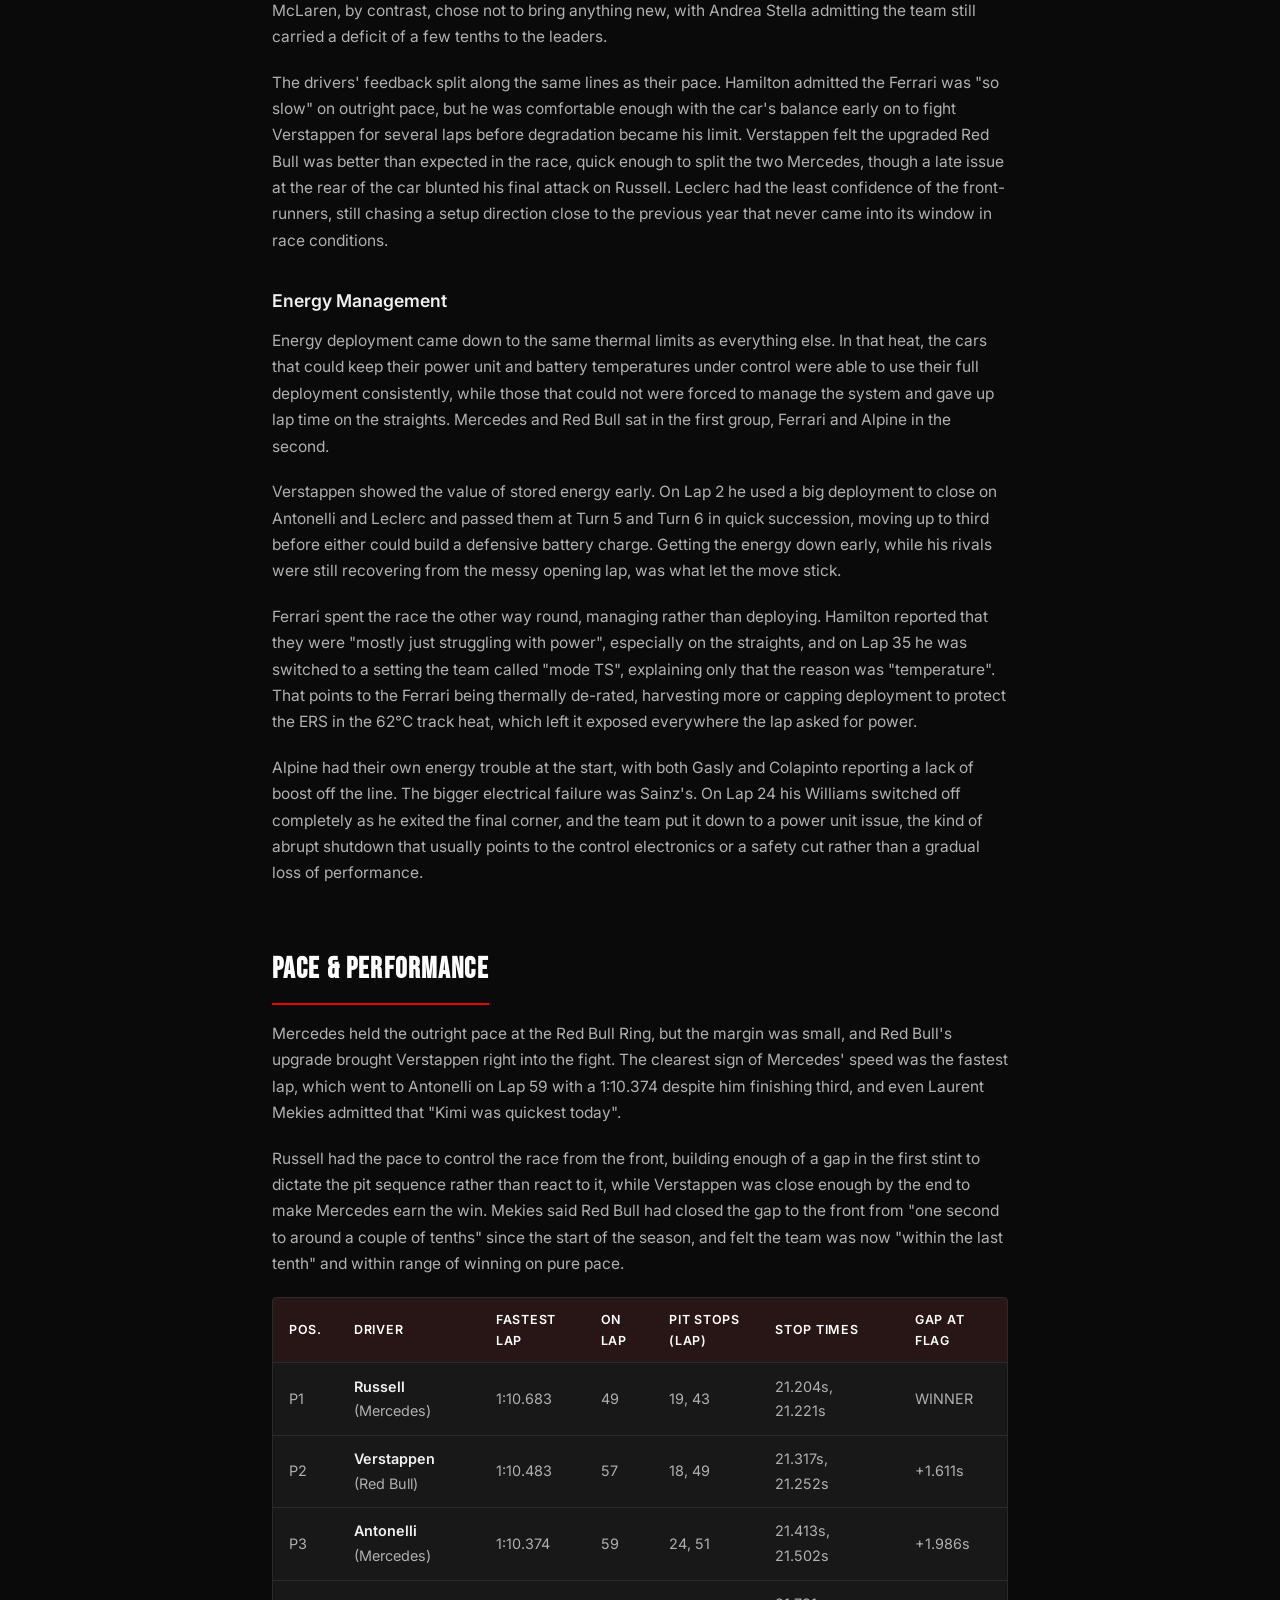
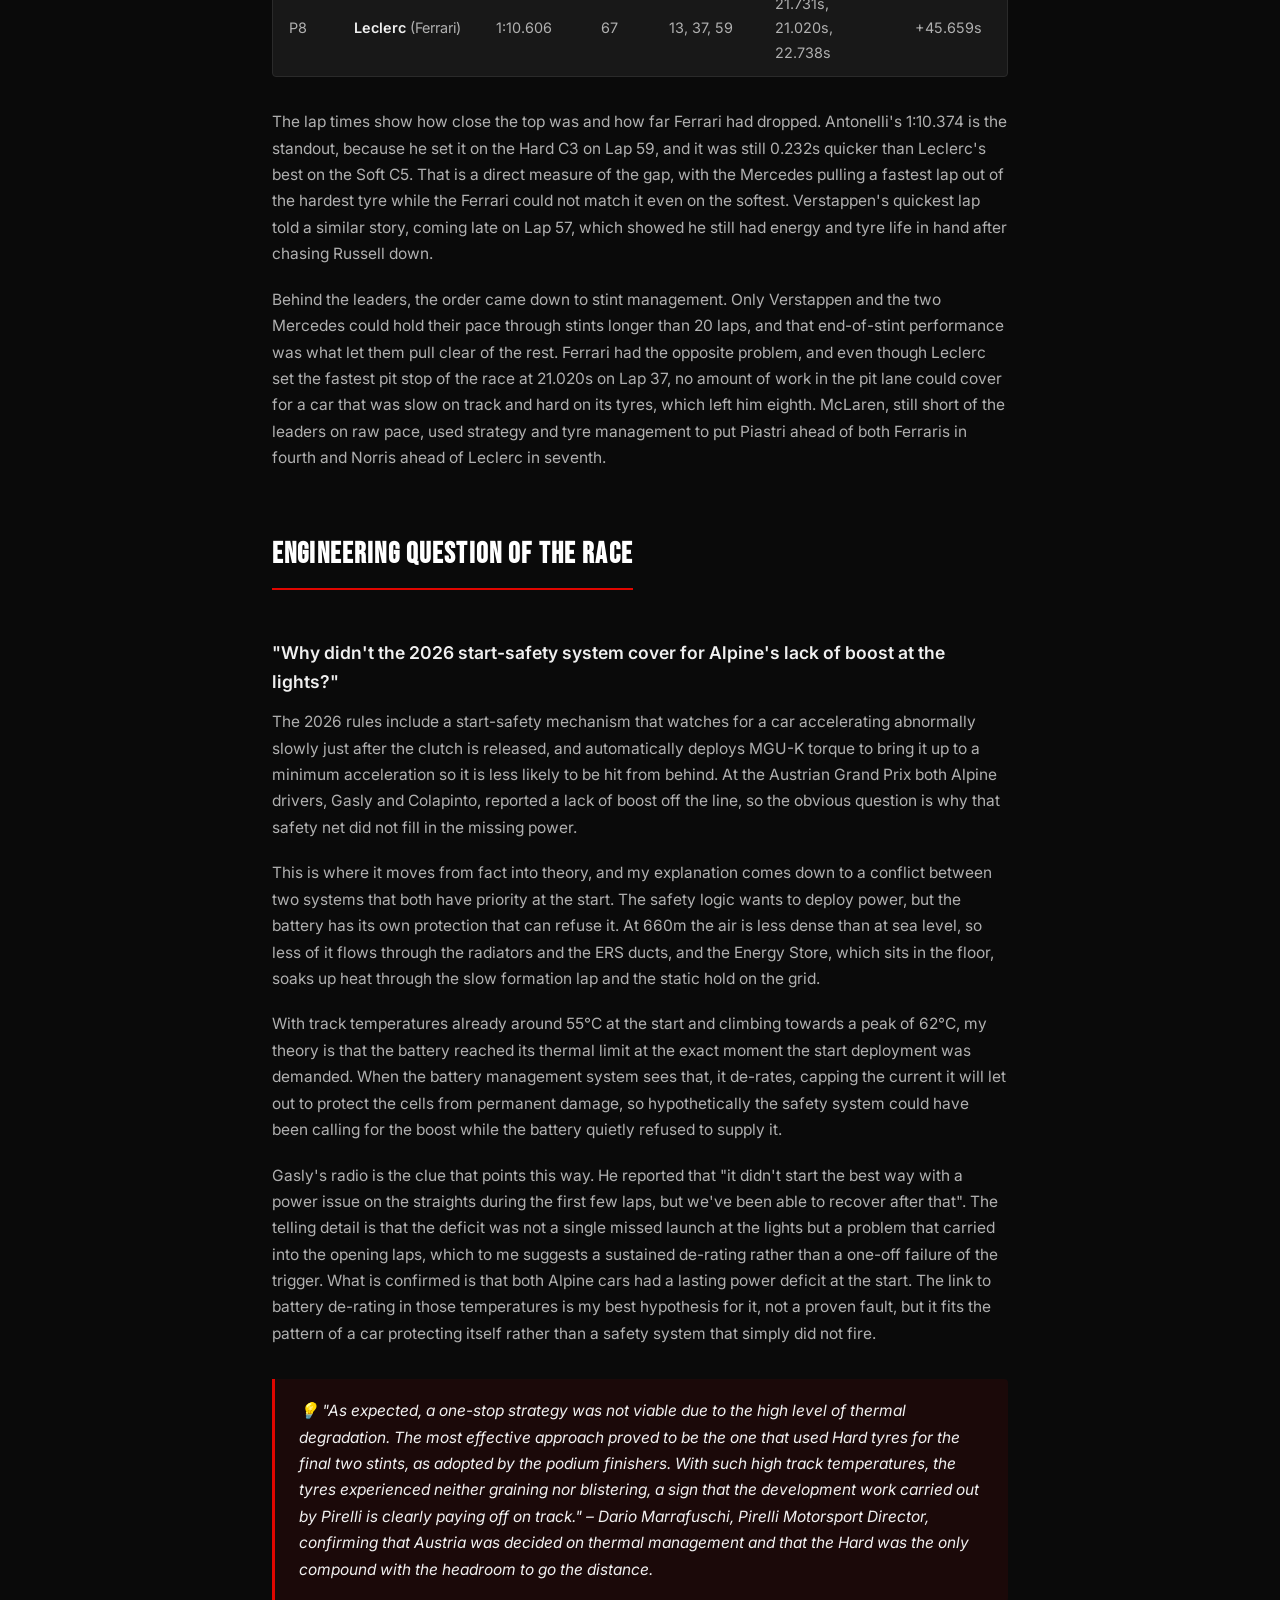
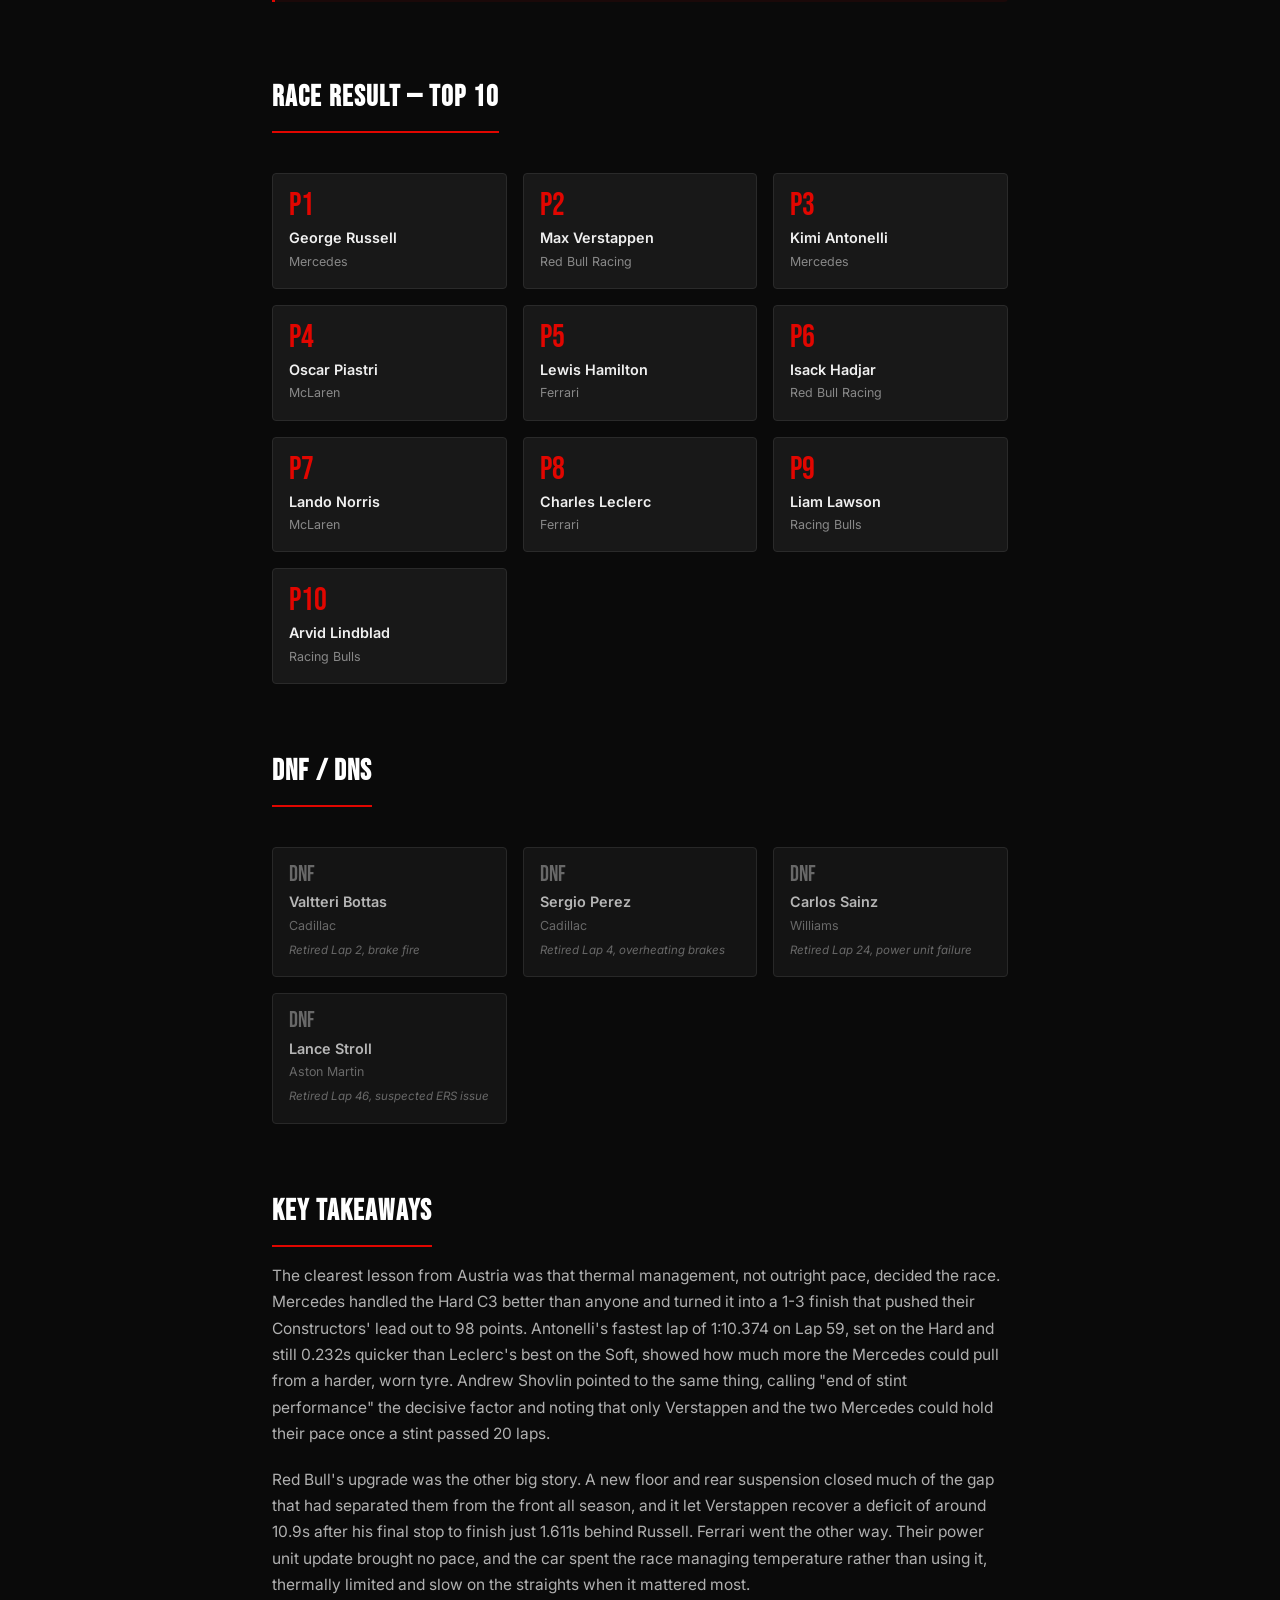
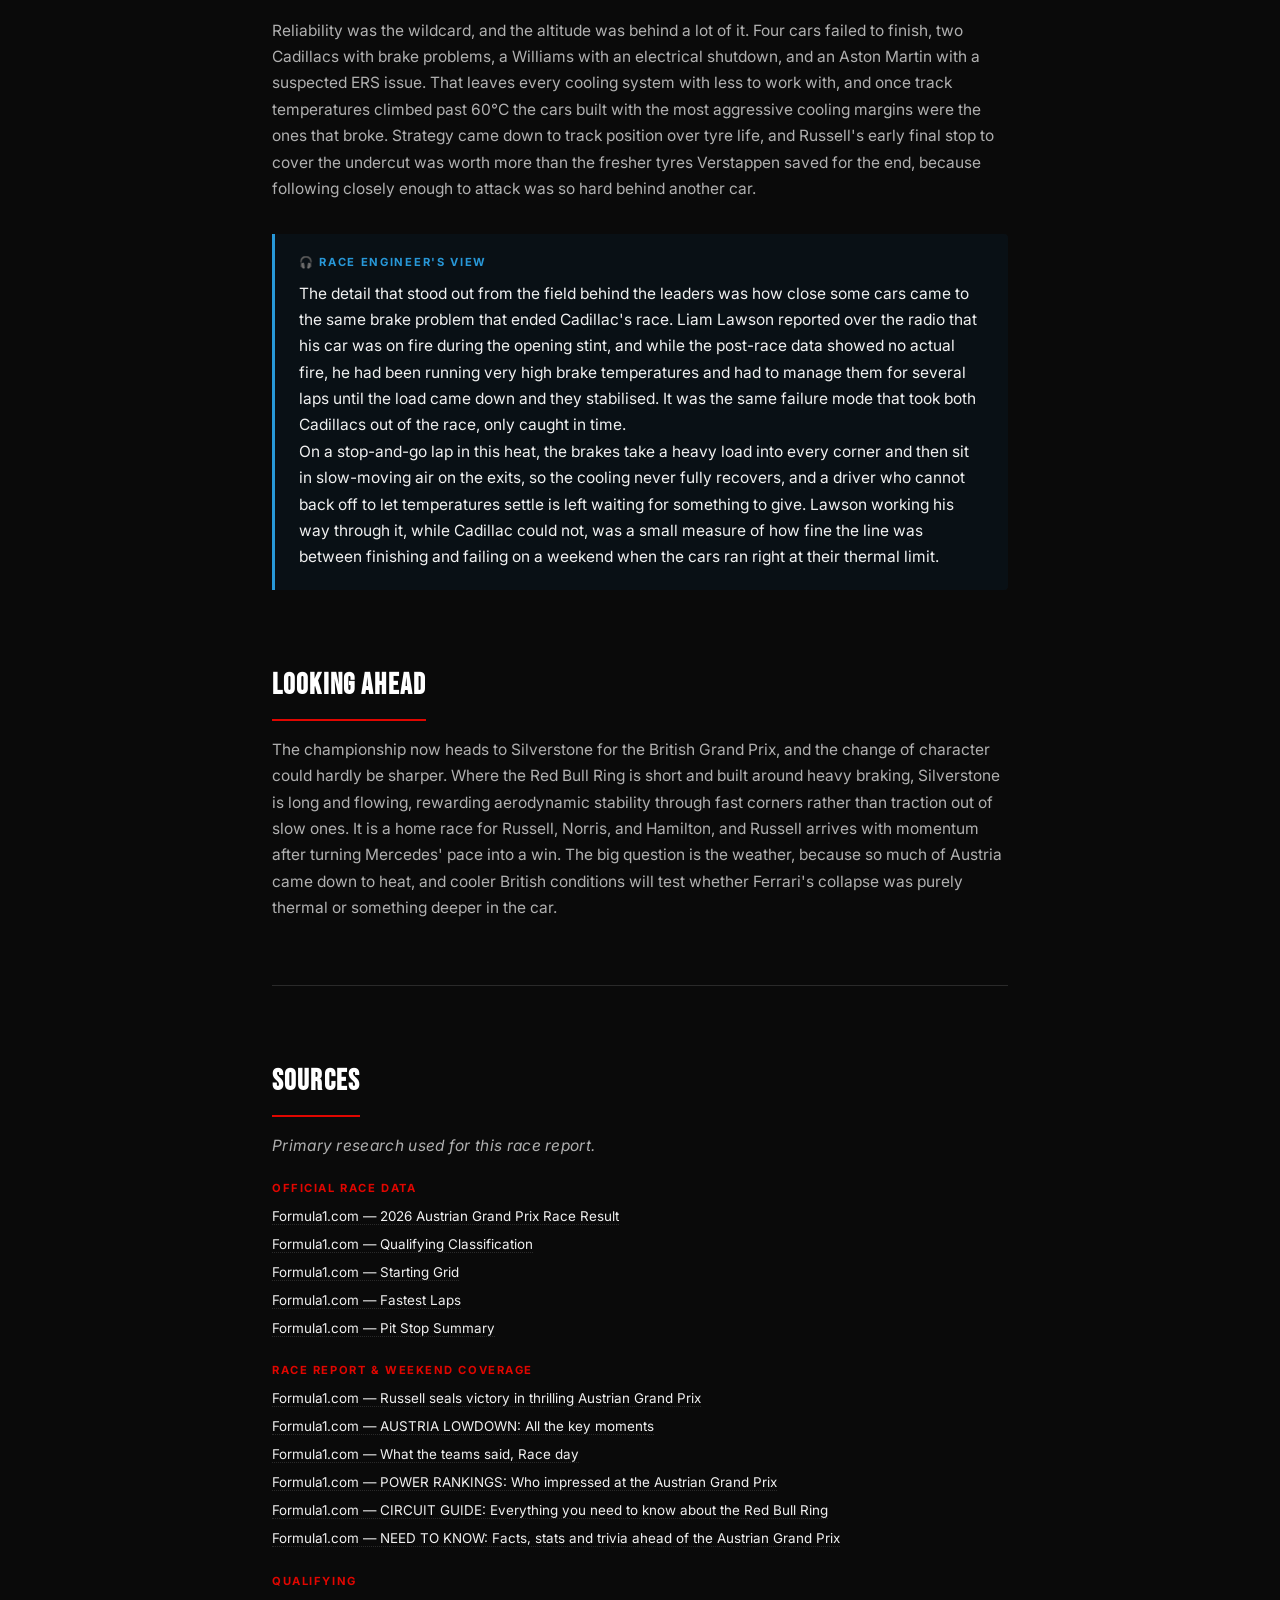
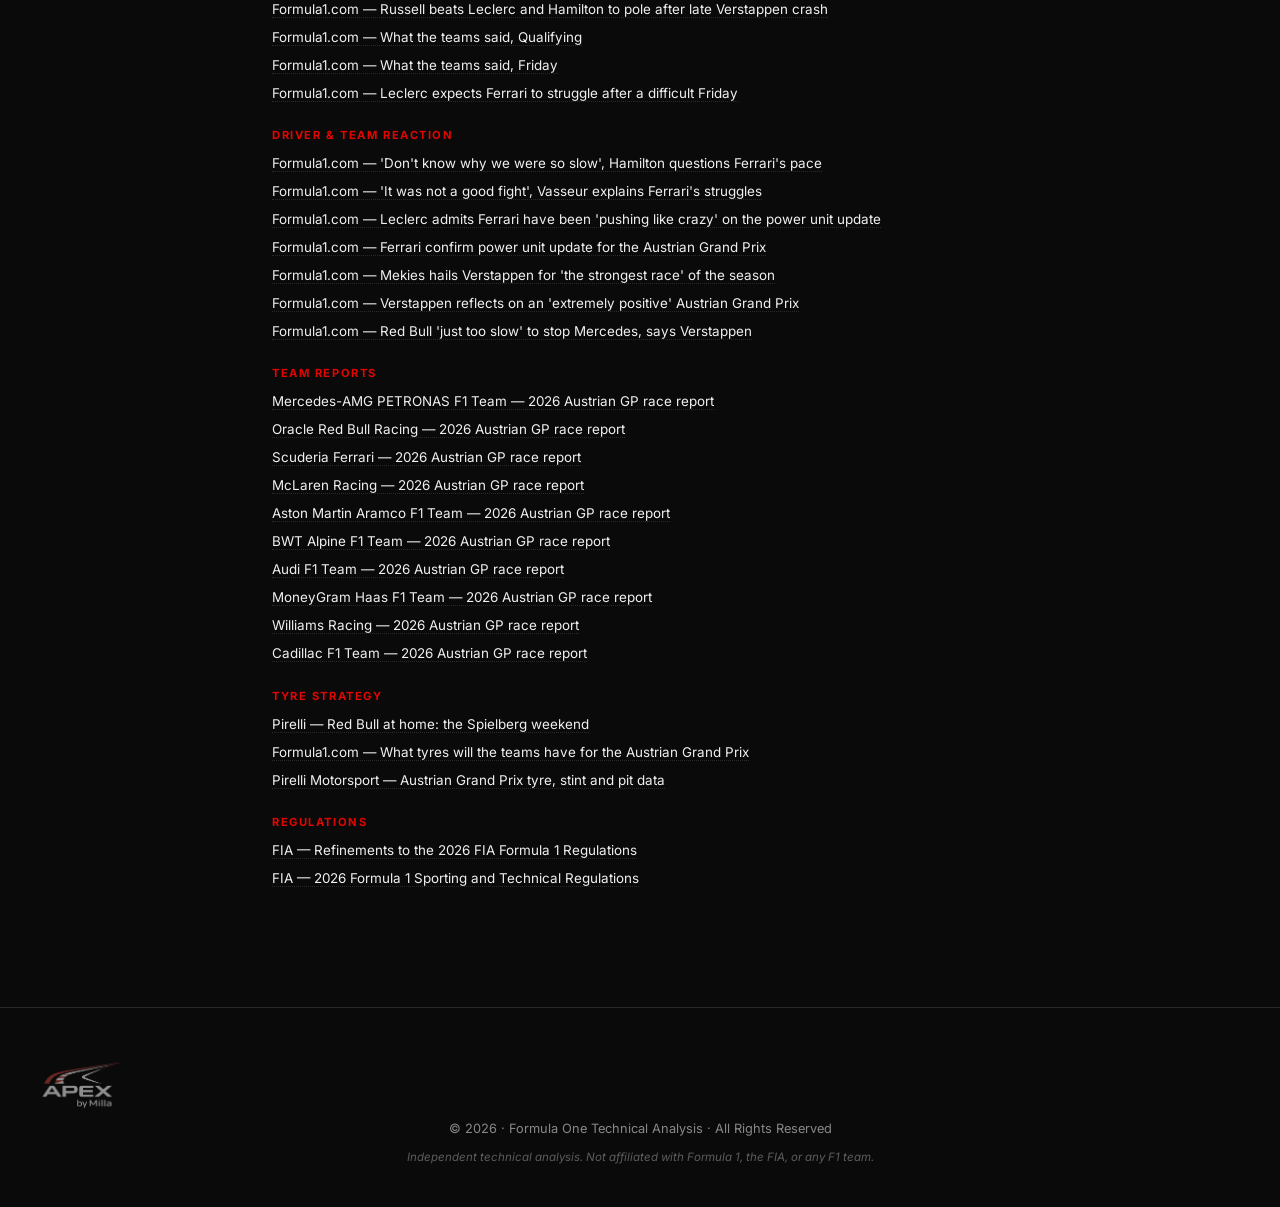
<file: races/austria.html>
<!DOCTYPE html>
<!--
  ╔══════════════════════════════════════════════════════════════════╗
  ║   APEX BY MILLA — AUSTRIAN GP 2026 (BLANK SHELL — ADD YOUR TEXT)  ║
  ║                                                                  ║
  ║   ROUND 08 · Red Bull Ring, Spielberg · [DATE] 2026             ║
  ║   STANDARD WEEKEND (no Sprint — Sprint box removed)             ║
  ║   Signature colour: #3E9B4F (green)                             ║
  ║                                                                  ║
  ║   This is the LAST Stage 2 report. Silverstone begins Stage 3.  ║
  ║                                                                  ║
  ║   STAGE 2 sections included:                                    ║
  ║     [STAGE 2 ▸ NEW] Pace & Performance Comparison subsection     ║
  ║     [STAGE 2 ▸ NEW] Engineering Question of the Race subsection  ║
  ║     [STAGE 2 ▸ NEW] Race Engineer's View paragraph               ║
  ║                                                                  ║
  ║   Just replace the [SQUARE BRACKET] bits with your real writing. ║
  ║   Keep, rename or remove any section to suit the race.           ║
  ╚══════════════════════════════════════════════════════════════════╝
-->
<html lang="en">
<head>
  <meta charset="UTF-8" />
  <meta name="viewport" content="width=device-width, initial-scale=1.0" />
  <title>2026 Austrian GP Technical Analysis — Apex by Milla</title>
  <meta name="description" content="Technical analysis of the 2026 Austrian Grand Prix at the Red Bull Ring, where George Russell won for Mercedes and heat and thermal management decided the race." />

  <!-- Open Graph -->
  <meta property="og:type"        content="article" />
  <meta property="og:url"         content="https://apexbymilla.com/races/austria.html" />
  <meta property="og:title"       content="2026 Austrian GP Technical Analysis — Apex by Milla" />
  <meta property="og:description" content="Technical analysis of the 2026 Austrian Grand Prix at the Red Bull Ring, where George Russell won for Mercedes and heat and thermal management decided the race." />
  <meta property="og:image"       content="https://apexbymilla.com/social-share.png" />
  <meta property="article:published_time" content="2026-06-28" />

  <!-- Twitter Card -->
  <meta name="twitter:card"        content="summary_large_image" />
  <meta name="twitter:site"        content="@apexbymilla" />
  <meta name="twitter:title"       content="2026 Austrian GP Technical Analysis — Apex by Milla" />
  <meta name="twitter:description" content="Technical analysis of the 2026 Austrian Grand Prix at the Red Bull Ring, where George Russell won for Mercedes and heat and thermal management decided the race." />
  <meta name="twitter:image"       content="https://apexbymilla.com/social-share.png" />

  <!-- Canonical -->
  <link rel="canonical" href="https://apexbymilla.com/races/austria.html" />

  <!-- Structured Data -->
  <script type="application/ld+json">
  {
    "@context": "https://schema.org",
    "@type": "BlogPosting",
    "headline": "2026 Austrian GP Technical Analysis",
    "description": "Technical analysis of the 2026 Austrian Grand Prix at the Red Bull Ring, where George Russell won for Mercedes and heat and thermal management decided the race.",
    "author": { "@type": "Person", "name": "Milla", "url": "https://apexbymilla.com" },
    "publisher": { "@type": "Organization", "name": "Apex by Milla", "url": "https://apexbymilla.com" },
    "datePublished": "2026-06-28",
    "url": "https://apexbymilla.com/races/austria.html",
    "mainEntityOfPage": "https://apexbymilla.com/races/austria.html"
  }
  </script>

  <style>
/* ================================================
   APEX BY MILLA — Global Stylesheet (inline)
   ================================================ */

@import url('https://fonts.googleapis.com/css2?family=Inter:wght@300;400;500;600;700;900&family=Bebas+Neue&display=swap');

*, *::before, *::after { box-sizing: border-box; margin: 0; padding: 0; }

:root {
  --red:       #E10600;
  --red-dark:  #b00400;
  --black:     #0a0a0a;
  --dark:      #111111;
  --card:      #181818;
  --border:    #2a2a2a;
  --text:      #f0f0f0;
  --muted:     #888888;
  --white:     #ffffff;
  --gold:      #F5C842;
}

html { scroll-behavior: smooth; }

body {
  background-color: var(--black);
  color: var(--text);
  font-family: 'Inter', sans-serif;
  font-size: 16px;
  line-height: 1.7;
  min-height: 100vh;
}

a { color: inherit; text-decoration: none; }
img { max-width: 100%; display: block; }

::-webkit-scrollbar { width: 6px; }
::-webkit-scrollbar-track { background: var(--dark); }
::-webkit-scrollbar-thumb { background: #3E9B4F; border-radius: 3px; }

/* ---------- Navigation ---------- */
.navbar {
  position: sticky; top: 0; z-index: 100;
  background: rgba(10,10,10,0.95);
  backdrop-filter: blur(12px);
  border-bottom: 1px solid var(--border);
  padding: 0 2rem;
  display: flex; align-items: center; justify-content: space-between;
  height: 64px;
}
.nav-logo { display: flex; align-items: center; flex-shrink: 0; }
.nav-links { display: flex; align-items: center; gap: 0.25rem; list-style: none; }
.nav-links a {
  font-size: 0.78rem; font-weight: 600; letter-spacing: 0.08em;
  text-transform: uppercase; color: var(--muted);
  padding: 0.45rem 0.85rem; border-radius: 4px;
  transition: color 0.2s, background 0.2s; white-space: nowrap;
}
.nav-links a:hover, .nav-links a.active { color: var(--white); background: var(--border); }
.nav-links a.race-link { color: var(--text); }
.nav-links a.race-link:hover { color: var(--red); background: rgba(225,6,0,0.1); }
.nav-links a.race-link.active { color: var(--red); background: rgba(225,6,0,0.1); }

.hamburger {
  display: none; flex-direction: column; gap: 5px; cursor: pointer;
  background: none; border: none; padding: 4px;
}
.hamburger span { display: block; width: 24px; height: 2px; background: var(--text); border-radius: 2px; transition: all 0.3s; }

/* ---------- Races dropdown ---------- */
/* Replaces the long per-race link list so the navbar still fits as the
   season grows. Desktop opens on hover, mobile and keyboard open on click. */
.nav-races { position: relative; }
.nav-races-toggle {
  font-family: inherit; font-size: 0.78rem; font-weight: 600; letter-spacing: 0.08em;
  text-transform: uppercase; color: var(--text);
  background: none; border: none; cursor: pointer;
  padding: 0.45rem 0.85rem; border-radius: 4px;
  display: flex; align-items: center; gap: 0.35rem; white-space: nowrap;
  transition: color 0.2s, background 0.2s;
}
.nav-races-toggle:hover,
.nav-races.current > .nav-races-toggle,
.nav-races.open > .nav-races-toggle { color: var(--red); background: rgba(225,6,0,0.1); }
.nav-races-toggle .nav-chev { font-size: 0.6rem; line-height: 1; transition: transform 0.2s; }
.nav-races.open .nav-chev { transform: rotate(180deg); }
.nav-races-panel {
  position: absolute; top: calc(100% + 0.45rem); left: 0;
  background: var(--dark); border: 1px solid var(--border); border-radius: 6px;
  padding: 0.6rem; box-shadow: 0 14px 34px rgba(0,0,0,0.6);
  display: none; z-index: 120;
}
.nav-races.open > .nav-races-panel { display: block; }
/* Invisible bridge over the gap between the button and the panel, so the
   mouse never leaves the dropdown on its way down to a race. */
.nav-races-panel::before { content: ""; position: absolute; left: 0; right: 0; top: -0.6rem; height: 0.6rem; }
/* ✏️ Once you pass about 12 races, change repeat(2 to repeat(3 so the panel
   stays short rather than tall. */
.nav-races-grid { display: grid; grid-template-columns: repeat(2, minmax(148px, 1fr)); gap: 0.1rem; }
.nav-races-panel a {
  display: block; white-space: nowrap; padding: 0.5rem 0.75rem; border-radius: 4px;
  font-size: 0.78rem; font-weight: 600; letter-spacing: 0.05em; text-transform: uppercase;
  color: var(--text); transition: color 0.2s, background 0.2s;
}
.nav-races-panel a:hover,
.nav-races-panel a.active { color: var(--red); background: rgba(225,6,0,0.1); }
@media (max-width: 768px) {
  .nav-races-toggle { width: 100%; justify-content: space-between; padding: 0.7rem 1rem; font-size: 0.85rem; }
  .nav-races-panel {
    position: static; border: none; background: none; box-shadow: none;
    padding: 0 0 0.3rem 0.6rem;
  }
  .nav-races-grid { grid-template-columns: 1fr; }
  .nav-races-panel a { padding: 0.55rem 1rem; font-size: 0.85rem; }
}

/* ---------- Blog Hero ---------- */
.blog-hero {
  background: var(--dark);
  border-bottom: 1px solid var(--border);
  border-top: 3px solid #3E9B4F; /* Austria signature: green */
  padding: 5rem 2rem 3rem;
  position: relative;
}
.blog-hero::before {
  content: '';
  position: absolute;
  top: 0;
  left: 0;
  right: 0;
  height: 220px;
  background: radial-gradient(ellipse 60% 100% at 90% 0%, rgba(62,155,79,0.14) 0%, transparent 70%);
  pointer-events: none;
}
.blog-hero-inner { max-width: 800px; margin: 0 auto; position: relative; }
.blog-back {
  display: inline-flex; align-items: center; gap: 0.4rem;
  font-size: 0.78rem; font-weight: 600; letter-spacing: 0.08em; text-transform: uppercase;
  color: var(--muted); margin-bottom: 2rem; transition: color 0.2s;
}
.blog-back:hover { color: var(--text); }
.blog-round {
  font-size: 0.72rem; font-weight: 700; letter-spacing: 0.15em;
  text-transform: uppercase; color: var(--red); margin-bottom: 0.8rem;
}
.blog-title {
  font-family: 'Bebas Neue', sans-serif;
  font-size: clamp(2.5rem, 6vw, 4.5rem);
  letter-spacing: 0.03em; color: var(--white); line-height: 1; margin-bottom: 1rem;
}
.blog-meta {
  display: flex; gap: 1.5rem; flex-wrap: wrap;
  font-size: 0.8rem; color: var(--muted);
  margin-top: 1.5rem; padding-top: 1.5rem; border-top: 1px solid var(--border);
}
.blog-meta span { display: flex; align-items: center; gap: 0.4rem; }

/* ---------- Apex tooltip (shared engine) ---------- */
/* Drives the stage badge now and the glossary terms later. Any element with
   class="apex-tip" holding an .apex-tip-box child works, no extra JS needed. */
.apex-tip { position: relative; cursor: help; }
.apex-tip:focus-visible { outline: 2px solid var(--red); outline-offset: 2px; }
.apex-tip-box {
  position: absolute; top: calc(100% + 0.55rem); left: 0;
  width: max-content; max-width: 260px;
  background: var(--dark); border: 1px solid var(--border); border-radius: 6px;
  padding: 0.7rem 0.85rem; box-shadow: 0 14px 34px rgba(0,0,0,0.6);
  display: none; z-index: 130;
  text-align: left; white-space: normal;
  font-weight: 400; letter-spacing: 0; text-transform: none;
}
.apex-tip.open > .apex-tip-box { display: block; }
/* Invisible bridge over the gap between the term and the box, so moving the
   mouse down onto the box (and its Apex Index link) does not close it */
.apex-tip-box::before { content: ""; position: absolute; left: 0; right: 0; top: -0.7rem; height: 0.7rem; }
.apex-tip.tip-up > .apex-tip-box { top: auto; bottom: calc(100% + 0.55rem); }
.apex-tip.tip-up > .apex-tip-box::before { top: auto; bottom: -0.7rem; }
/* flipped when the box would run off the right edge */
.apex-tip.tip-flip > .apex-tip-box { left: auto; right: 0; }
.apex-tip-term {
  display: block; color: var(--red);
  font-size: 0.72rem; font-weight: 700; letter-spacing: 0.08em;
  text-transform: uppercase; margin-bottom: 0.3rem;
}
.apex-tip-def { display: block; color: var(--text); font-size: 0.8rem; line-height: 1.5; }
.apex-tip-link {
  display: inline-block; margin-top: 0.5rem;
  color: var(--muted); font-size: 0.72rem; font-weight: 600; transition: color 0.2s;
}
.apex-tip-link:hover { color: var(--red); }
/* .blog-meta span sets display:flex on every span inside it, so the tooltip
   parts need winning back explicitly. */
.blog-meta .apex-tip-box { display: none; }
.blog-meta .apex-tip.open > .apex-tip-box { display: block; }
.blog-meta .apex-tip-term, .blog-meta .apex-tip-def { display: block; }
.blog-meta .apex-tip-link { display: inline-block; }
/* Stage badge, moved out of an inline style so the tooltip can anchor to it */
.stage-badge {
  background: rgba(225,6,0,0.12); color: var(--red);
  font-weight: 700; font-size: 0.72rem; letter-spacing: 0.06em;
  text-transform: uppercase; padding: 0.2rem 0.6rem; border-radius: 4px;
}
@media (max-width: 480px) { .apex-tip-box { max-width: 78vw; } }

/* ---------- Blog Content ---------- */
.blog-content { max-width: 800px; margin: 0 auto; padding: 4rem 2rem 6rem; }
.blog-content h2 {
  font-family: 'Bebas Neue', sans-serif;
  font-size: 1.8rem; letter-spacing: 0.04em; color: var(--white);
  margin-top: 2.5rem; margin-bottom: 1rem;
  padding-bottom: 0.5rem; border-bottom: 2px solid var(--red); display: inline-block;
}
.blog-content h3 {
  font-size: 1.1rem; font-weight: 600; color: var(--text);
  margin-top: 2rem; margin-bottom: 0.75rem;
}
.blog-content p { color: #b0b0b0; margin-bottom: 1.2rem; font-size: 0.97rem; }
.blog-content strong { color: var(--text); font-weight: 600; }

.highlight-box {
  background: rgba(225,6,0,0.08);
  border-left: 3px solid var(--red);
  padding: 1.2rem 1.5rem; border-radius: 0 4px 4px 0;
  margin: 2rem 0;
}
.highlight-box p { margin: 0; color: var(--text); font-style: italic; }

/* ---------- Driver / DNF Cards ---------- */
.driver-grid {
  display: grid;
  grid-template-columns: repeat(auto-fill, minmax(200px, 1fr));
  gap: 1rem; margin: 1.5rem 0;
}
.driver-card { background: var(--card); border: 1px solid var(--border); border-radius: 4px; padding: 1rem; }
.driver-pos { font-family: 'Bebas Neue', sans-serif; font-size: 2rem; color: var(--red); line-height: 1; }
.driver-name { font-weight: 600; font-size: 0.9rem; color: var(--text); margin-top: 0.25rem; }
.driver-team { font-size: 0.78rem; color: var(--muted); }

.dnf-card { border-color: #333333; opacity: 0.75; }
.dnf-pos { font-family: 'Bebas Neue', sans-serif; font-size: 1.4rem; color: var(--muted) !important; line-height: 1; }
.dnf-reason { font-size: 0.72rem; color: var(--muted); margin-top: 0.3rem; font-style: italic; }

/* Penalty / position-change note under driver cards */
.position-note {
  font-size: 0.7rem;
  color: var(--gold);
  margin-top: 0.4rem;
  font-style: italic;
  line-height: 1.3;
}
.penalty-footnote {
  font-size: 0.78rem;
  color: var(--muted);
  font-style: italic;
  margin-top: 1rem;
  padding-left: 0.8rem;
  border-left: 2px solid var(--gold);
}

/* ---------- Stage 2 Pace Table ---------- */
.pace-table-wrapper {
  margin: 1.2rem 0 2rem;
  overflow-x: auto;
  -webkit-overflow-scrolling: touch;
  border-radius: 4px;
  border: 1px solid var(--border);
  background: var(--card);
}
.pace-table {
  width: 100%;
  border-collapse: collapse;
  margin: 0;
  font-size: 0.9rem;
}
.pace-table th, .pace-table td {
  padding: 0.7rem 1rem;
  text-align: left;
  border-bottom: 1px solid var(--border);
}
.pace-table th {
  background: rgba(225,6,0,0.08);
  color: var(--white);
  font-weight: 600;
  font-size: 0.78rem;
  letter-spacing: 0.06em;
  text-transform: uppercase;
}
.pace-table tr:last-child td { border-bottom: none; }
.pace-table td { color: #b0b0b0; }
.pace-table td strong { color: var(--text); }

/* ---------- Engineer's View Box ---------- */
.engineer-box {
  background: rgba(0, 120, 200, 0.06);
  border-left: 3px solid #2898d8;
  padding: 1.2rem 1.5rem;
  border-radius: 0 4px 4px 0;
  margin: 2rem 0;
}
.engineer-box .engineer-label {
  font-size: 0.7rem;
  font-weight: 700;
  letter-spacing: 0.15em;
  text-transform: uppercase;
  color: #2898d8;
  margin-bottom: 0.5rem;
  display: block;
}
.engineer-box p { margin: 0; color: var(--text); }

/* ---------- Footer ---------- */
.footer {
  padding: 2.5rem 2rem; text-align: center;
  color: var(--muted); font-size: 0.8rem;
  border-top: 1px solid var(--border);
}
.footer span { color: var(--red); }

/* ---------- Responsive ---------- */
@media (max-width: 768px) {
  .nav-links {
    display: none; position: fixed; top: 64px; left: 0; right: 0;
    background: var(--dark); border-bottom: 1px solid var(--border);
    flex-direction: column; align-items: stretch; padding: 1rem; gap: 0.25rem;
  }
  .nav-links.open { display: flex; }
  .nav-links a { padding: 0.7rem 1rem; font-size: 0.85rem; }
  .hamburger { display: flex; }
  .blog-hero { padding: 3.5rem 1.5rem 2rem; }
  .blog-meta { gap: 0.8rem; font-size: 0.75rem; }
  .blog-content { padding: 2.5rem 1.5rem 4rem; }
  .blog-content h2 { font-size: 1.4rem; }
  .driver-grid { grid-template-columns: 1fr; }
  .pace-table { font-size: 0.82rem; }
  .pace-table th, .pace-table td { padding: 0.55rem 0.7rem; }
}

/* ---------- Sources Section ---------- */
.sources-section {
  margin-top: 4rem;
  padding-top: 2rem;
  border-top: 1px solid var(--border);
}
.sources-title {
  font-family: 'Bebas Neue', sans-serif;
  font-size: 1.4rem;
  letter-spacing: 0.05em;
  color: var(--muted);
  margin-bottom: 0.3rem;
  text-transform: uppercase;
}
.sources-subtitle {
  font-size: 0.78rem;
  color: var(--muted);
  font-style: italic;
  margin-bottom: 1.5rem;
  letter-spacing: 0.02em;
}
.sources-group { margin-bottom: 1.4rem; }
.sources-group-label {
  font-size: 0.7rem;
  font-weight: 700;
  letter-spacing: 0.14em;
  text-transform: uppercase;
  color: var(--red);
  margin-bottom: 0.5rem;
}
.sources-list { list-style: none; padding: 0; margin: 0; }
.sources-list li {
  font-size: 0.84rem;
  color: #b0b0b0;
  margin-bottom: 0.45rem;
  line-height: 1.55;
}
.sources-list a {
  color: var(--text);
  text-decoration: none;
  border-bottom: 1px dotted var(--border);
  transition: color 0.2s, border-color 0.2s;
}
.sources-list a:hover {
  color: var(--red);
  border-bottom-color: var(--red);
}

/* ---------- Scroll Animations ---------- */
.reveal { opacity: 0; transform: translateY(28px); transition: opacity 0.65s ease, transform 0.65s ease; }
.reveal.visible { opacity: 1; transform: translateY(0); }
.reveal-delay-1 { transition-delay: 0.1s; }
.reveal-delay-2 { transition-delay: 0.2s; }
.reveal-delay-3 { transition-delay: 0.3s; }
</style>
  <link rel="icon" type="image/png" sizes="32x32" href="../favicon-tab.png" />
  <link rel="icon" type="image/png" sizes="192x192" href="../favicon.png" />
  <link rel="apple-touch-icon" href="../apple-touch-icon.png" />
  <link rel="shortcut icon" href="../favicon.ico" />
  <style>
    /* Reading progress bar: sits under the navbar in this race's signature colour, visible throughout */
    .reading-progress {
      position: fixed; top: 64px; left: 0; height: 3px; width: 0;
      background: #3E9B4F; z-index: 90;
      transition: width 0.08s linear; will-change: width; pointer-events: none;
    }
  </style>
</head>
<body>
  <div class="reading-progress" id="readingProgress" aria-hidden="true"></div>

  <!-- ===== NAVIGATION ===== -->
  <nav class="navbar">
    <a href="../index.html" class="nav-logo" aria-label="Apex by Milla — Home">
      <img src="../logo.png" alt="Apex by Milla" style="height:48px;width:auto;">
    </a>
    <ul class="nav-links" id="navLinks">
      <li><a href="../index.html">Home</a></li>

      <!-- ── RACES DROPDOWN ── Add a new <li> inside .nav-races-grid for
           every new race. Nothing else in the navbar needs to change. -->
      <li class="nav-races current">
        <button type="button" class="nav-races-toggle" aria-expanded="false" aria-haspopup="true">
          Races <span class="nav-chev" aria-hidden="true">▾</span>
        </button>
        <div class="nav-races-panel">
          <div class="nav-races-grid">
            <a href="australia.html">🇦🇺 Australia</a>
            <a href="china.html">🇨🇳 China</a>
            <a href="japan.html">🇯🇵 Japan</a>
            <a href="miami.html">🇺🇸 Miami</a>
            <a href="canada.html">🇨🇦 Canada</a>
            <a href="monaco.html">🇲🇨 Monaco</a>
            <a href="barcelona.html">🇪🇸 Barcelona</a>
            <a href="austria.html" class="active">🇦🇹 Austria</a>
            <a href="silverstone.html">🇬🇧 Silverstone</a>
            <a href="belgium.html">🇧🇪 Belgium</a>
            <a href="hungary.html">🇭🇺 Hungary</a>
          </div>
        </div>
      </li>
      <!-- ── END RACES ── -->

      <li><a href="../apex-index.html">The Apex Index</a></li>
      <li><a href="../index.html#about">About</a></li>
    </ul>
    <button class="hamburger" id="hamburger" aria-label="Open menu">
      <span></span><span></span><span></span>
    </button>
  </nav>

  <!-- ===== BLOG HERO ===== -->
  <div class="blog-hero">
    <div class="blog-hero-inner">
      <a href="../index.html" class="blog-back">← Back to All Races</a>
      <div class="blog-round reveal">Round 08 · Red Bull Ring, Spielberg · 28 June 2026</div>
      <h1 class="blog-title reveal reveal-delay-1">Austrian Grand Prix 2026</h1>

      <p style="color: var(--muted); font-size: 0.95rem; margin-top: 1rem;">
        George Russell converts pole into his second win of the 2026 season, holding off a late-race charge from Max Verstappen and teammate Kimi Antonelli, completing the top steps of Austria's podium.
      </p>

      <div class="blog-meta reveal reveal-delay-2">
        <span class="apex-tip stage-badge" tabindex="0" role="button" aria-label="Stage 2 , Deeper Analysis. What do project stages mean?">Stage 2 · Deeper Analysis<span class="apex-tip-box" role="tooltip"><span class="apex-tip-term">Project stages</span><span class="apex-tip-def">Apex is built in stages. Each one adds more technical depth to the race reports, so the analysis develops visibly across the season.</span><a class="apex-tip-link" href="../index.html#about">→ About the project</a></span></span>
        <span>📅 28 June 2026</span>
        <span>📍 Red Bull Ring, Spielberg</span>
        <span>🏁 Round 8 of 22</span>
        <span>⏱️ 18 min read</span>
        <span>✍️ Written by Milla</span>
      </div>
    </div>
  </div>

  <!-- ===== BLOG CONTENT ===== -->
  <article class="blog-content">

    <!-- ─────────────────────────────────────────────
         SECTION 1 · RACE OVERVIEW
         What happened, the storyline of the weekend.
         ───────────────────────────────────────────── -->
    <h2>Race Overview</h2>
    <p>
      At the short, high-altitude Red Bull Ring, George Russell converted pole position into a well-controlled victory, finishing ahead of Max Verstappen at his team's home circuit and Kimi Antonelli, Russell's teammate. Verstappen finished 1.611s behind after a late push on fresher tyres, with Antonelli a further four tenths back in third, leaving the top three covered by under two seconds at the flag. It was a bounce-back for Mercedes after a difficult weekend in Barcelona, turning their pace into a win and a double podium. Verstappen ended up in a Mercedes sandwich with one of his strongest drives of the season, while Ferrari struggled for pace throughout and came away with Lewis Hamilton in fifth and Charles Leclerc in eighth.
    </p>
    <p>
      Russell started from a pole position that had been in doubt until the stewards cleared it, set on a lap run under yellow flags after Verstappen crashed at Turn 9 late in qualifying. That left Verstappen fifth on the grid, with Leclerc and Hamilton splitting the two Mercedes in second and third. Russell held the lead cleanly into Turn 1, but the race behind him was chaotic. Antonelli ran wide at Turn 1 and again at Turn 3 on the opening lap, then went off once more at Turn 1 while trying to pass Leclerc and had to hand the place back. It cost him ground and let Verstappen close, and within a few corners Verstappen had passed both Antonelli and Leclerc to move up to third.
    </p>
    <p>
      The opening laps also removed both Cadillacs. Valtteri Bottas stopped with a brake fire on Lap 2, and Sergio Perez followed on Lap 4 with overheating brakes and smoke in the cockpit, ending the team's race before either car had run a full stint.
    </p>
    <p>
      At the front, Russell built a lead of around three seconds while Verstappen pressured Hamilton for second position, the pair trading it more than once before Verstappen made it stick. The race then turned on a Virtual Safety Car (VSC), brought out when Carlos Sainz stopped on the main straight with an electrical problem on Lap 24. Antonelli had pitted just before it was called and lost most of the benefit, dropping behind both Ferraris, while the timing pushed Ferrari onto a three-stop strategy for Hamilton that their pace could not support, unlike last race.
    </p>
    <p>
      From there, the leading three broke clear from the rest of the pack and the race was settled on tyre strategy. Russell made his final stop on Lap 43, and Red Bull left Verstappen out another six laps to give him fresher tyres for the run to the flag, which brought him back out around ten seconds behind with 22 laps to go. Antonelli stopped later still, on Lap 51, and rejoined third, behind Verstappen. Over the closing laps, Verstappen used his newer tyres to cut into Russell's lead, and Antonelli held onto the championship lead, while the win lifted Russell back up to second in the standings.
    </p>


    <!-- ─────────────────────────────────────────────
         SECTION 2 · STARTING GRID & QUALIFYING
         Saturday breakdown, surprises, who underperformed.
         ───────────────────────────────────────────── -->
    <h2>Starting Grid & Qualifying</h2>
    <p>
      Russell took pole position with a 1:06.113, his fourth of the season and a continuation of Mercedes' now eight-pole streak. But, the lap itself was the talking point of the session. On his final push lap Verstappen lost the car at Turn 9 and crashed heavily into the barriers, bringing out single yellow flags in the last sector just as Russell was arriving to complete his lap. Russell lifted through the affected part of the track and still went quickest, and after looking at the data the stewards decided he had slowed enough and let the pole stand. Antonelli, on track behind him, backed out of his own final attempt believing he had seen double waved yellows, and with his earlier time no longer quick enough he slipped to fourth.
    </p>
    <p>
      Leclerc and Hamilton lined up on the grid in second and third, 0.236s and 0.295s off pole, which was a far stronger performance in qualifying than Ferrari's race pace would later suggest. Hamilton had made it into his position the hard way, running wide at Turn 3 on his first Q3 attempt and setting no time, which left him needing to make his final lap count. Antonelli ended up fourth, 0.301s back, ahead of Verstappen in fifth after his crash and the McLarens of Lando Norris and Oscar Piastri in sixth and seventh. The front of the grid was extremely tight, the top seven covered by under four tenths on a lap of only around 66 seconds, where the smallest mistake dropped a driver several places.
    </p>
    <p>
      Verstappen's afternoon had been finely balanced even before the crash. Red Bull ran him through only one push lap in Q2 and chose not to send him back out, saving a fresh set of softs for Q3, a gamble that left him exposed as rivals improved and briefly dropped him towards the Q2 cut before he scraped through. Because of this, everything rested on his final Q3 lap, which was the one that ended in the barriers at Turn 9. Further back, the midfield was just as close, with Pierre Gasly missing out on Q3 by a small margin and Franco Colapinto losing his final lap to a snap at Turn 1.
    </p>
    <p>
      At the back, both Williams were eliminated in Q1, Sainz losing time with a slide at the final corner and Alexander Albon making an error at Turn 1. Both Cadillacs also went out early, leaving Fernando Alonso and Lance Stroll to fill the last row for Aston Martin in 21st and 22nd, Stroll's session compromised by a lock-up at Turn 4 that forced him to abort his final attempt. On tyres, the grid was almost unanimous, with the vast majority starting on the Medium C4 compound and only Gabriel Bortoleto and Sainz taking the Soft C5 in the hope of building early track position.
    </p>


    <!-- ─────────────────────────────────────────────
         SECTION 3 · TECHNICAL BREAKDOWN
         The meat of the post.
         ───────────────────────────────────────────── -->
    <h2>Technical Breakdown</h2>
    <p>
      The primary story of the Austrian Grand Prix was thermal management. Air temperatures reached 36°C and the track surface peaked at around 62°C, conditions severe enough for the FIA to declare a heat hazard and make driver cooling systems mandatory for the race. The Red Bull Ring is a short, stop-and-go lap with heavy braking and traction zones, so that heat pushed every cooling package close to its limit and made thermal headroom the main performance and reliability variable of the weekend. Cadillac showed the consequences most clearly, losing both cars in the opening laps when their brakes overheated, with Bottas suffering a brake fire within two laps and Perez retiring soon after with the same problem.
    </p>
    <p>
      The circuit also poses a difficult aerodynamic question. The lap splits into a power-heavy opening sector that rewards low drag and a more technical second half that needs downforce and stability, and at 660m of altitude the thinner air cuts into both cooling and downforce, which narrows the setup window further. The high-speed direction changes through the closing corners were where cars most often ran out of grip, and the balance between straight-line efficiency and stability under braking shaped how each team approached the weekend.
    </p>
    <p>
      The field ultimately split along thermal lines. Mercedes and Red Bull kept tyre and system temperatures in range well enough to hold pace through long stints, while the teams that could not, Ferrari and Cadillac among them, hit a ceiling that no amount of raw development could lift. That difference in cooling capacity, more than outright pace, defined the competitive order behind Russell.
    </p>

    <h3>Tyre Strategy</h3>
    <p>
      Pirelli brought the three softest compounds in the range, the Hard (C3), Medium (C4), and the Soft (C5). The choice was driven by the nature of the Red Bull Ring, where mechanical wear is low but thermal degradation is the main concern. The old, high-grip asphalt has a rough surface that generates heat inside the tyre on its own, and there is less downforce to lean on, which increases slip and adds even more heat. Most of the grid started on the Medium, with the entire top ten and 20 cars in total choosing it to get through the high-fuel opening stint. Only Bortoleto and Sainz went for the C5, starting from 12th and 17th and gambling on the softer tyre's launch and warm-up to gain early track position.
    </p>
    <p>
      The limiting factor all afternoon was internal tyre temperature. With 36°C in the air and a top 62°C on the track, the compounds were pushed beyond their ideal window, and the altitude made it worse. Lower air density meant less downforce and more sliding through the technical second and third sectors, and that slip drove surface temperatures up and soaked heat into the carcass.
    </p>
    <p>
      Once a driver began to slide, they were caught in a cycle where the sliding created more heat, the heat cut grip, and the lost grip produced still more sliding. Leclerc was the clearest victim of it, reporting that he "struggled mainly with the rear" and was "sliding around quite a bit" as his tyres fell out of the window, while Gasly described it as some of the worst degradation he had felt all season.
    </p>
    <p>
      The C3 was the tyre that answered the conditions. Most teams had expected it to be slow to warm up, but it turned out to be the only compound that could hold consistent pace through stints beyond 20 laps. The top three all ran the same Medium-Hard-Hard strategy, and the difference at the front was thermal headroom, with Mercedes and Red Bull able to keep the Hard in its window where others could not.
    </p>
    <p>
      The strategy that hurt most was Ferrari's. The team put both Hamilton and Leclerc on a three-stop to try to fight Mercedes and Verstappen, but Fred Vasseur admitted they had "overpushed" in the opening laps to hold track position, which "destroyed everything" in terms of tyre life and left them fifth and eighth. Antonelli's afternoon was also compromised in the pits, stopping on Lap 24 just as Sainz's Williams retired, and Dario Marrafuschi noted that he had come in "slightly early" and so missed the full time gain of the Virtual Safety Car.
    </p>
    <p>
      At the front, the race was decided on pit timing. Russell took his final set of Hards on Lap 43, and Red Bull left Verstappen out another six laps to Lap 49 to give him a tyre-age advantage for the run to the flag, but the 10.9s gap he had to recover proved to be too large. The fastest stop of the race belonged to Leclerc, a 21.020s effort on Lap 37, with most of the competitive stops sitting around the low 21-second range.
    </p>

    <h3>Aerodynamics & Setup</h3>
    <p>
      The Red Bull Ring splits cleanly into two halves and asks opposite things of the car in each. The first sector rewards low drag, with long straights between Turn 1, Turn 3, and Turn 4, while the second and third sectors need downforce and stability through a series of fast corners. A setup optimised for the first sector loses stability in the final high-speed corners, including Turn 9, where Verstappen crashed in qualifying. Pirelli rated the track evolution at 4 out of 5, meaning grip improved over the weekend as rubber built up, but that only went so far, with downforce staying low and tyre slip high even as the surface improved.
    </p>
    <p>
      The circuit's topography added its own mechanical stress. The steep run up to Turn 3 and its camber pull the cars into lifting an inside wheel off the ground at the apex, which tests the 2026 suspension geometry every lap. Turn 4, the downhill braking zone, was the easiest place on the lap to get wrong, and it was where Stroll locked up badly enough in Q1 to throw away his final attempt. The altitude made all of this harder to manage, because the lower air density left the cars more sensitive to sliding, and Leclerc described them as "very sensitive" and said that missing the setup window by even a small margin cost a significant amount of performance.
    </p>
    <p>
      Several teams brought updates to Spielberg. Red Bull introduced what they called their biggest upgrade of the season, a new floor and rear suspension aimed at aerodynamic stability and reliability. Cadillac brought a substantial package that reworked the car from front to rear in an effort to climb off the back of the grid, though their race ended early with brake failures. Audi ran aerodynamic updates that Bortoleto said had worked as expected, and Ferrari added a minor power unit update. McLaren, by contrast, chose not to bring anything new, with Andrea Stella admitting the team still carried a deficit of a few tenths to the leaders.
    </p>
    <p>
      The drivers' feedback split along the same lines as their pace. Hamilton admitted the Ferrari was "so slow" on outright pace, but he was comfortable enough with the car's balance early on to fight Verstappen for several laps before degradation became his limit. Verstappen felt the upgraded Red Bull was better than expected in the race, quick enough to split the two Mercedes, though a late issue at the rear of the car blunted his final attack on Russell. Leclerc had the least confidence of the front-runners, still chasing a setup direction close to the previous year that never came into its window in race conditions.
    </p>

    <h3>Energy Management</h3>
    <p>
      Energy deployment came down to the same thermal limits as everything else. In that heat, the cars that could keep their power unit and battery temperatures under control were able to use their full deployment consistently, while those that could not were forced to manage the system and gave up lap time on the straights. Mercedes and Red Bull sat in the first group, Ferrari and Alpine in the second.
    </p>
    <p>
      Verstappen showed the value of stored energy early. On Lap 2 he used a big deployment to close on Antonelli and Leclerc and passed them at Turn 5 and Turn 6 in quick succession, moving up to third before either could build a defensive battery charge. Getting the energy down early, while his rivals were still recovering from the messy opening lap, was what let the move stick.
    </p>
    <p>
      Ferrari spent the race the other way round, managing rather than deploying. Hamilton reported that they were "mostly just struggling with power", especially on the straights, and on Lap 35 he was switched to a setting the team called "mode TS", explaining only that the reason was "temperature". That points to the Ferrari being thermally de-rated, harvesting more or capping deployment to protect the ERS in the 62°C track heat, which left it exposed everywhere the lap asked for power.
    </p>
    <p>
      Alpine had their own energy trouble at the start, with both Gasly and Colapinto reporting a lack of boost off the line. The bigger electrical failure was Sainz's. On Lap 24 his Williams switched off completely as he exited the final corner, and the team put it down to a power unit issue, the kind of abrupt shutdown that usually points to the control electronics or a safety cut rather than a gradual loss of performance.
    </p>


    <!-- ─────────────────────────────────────────────
         [STAGE 2 ▸ NEW] · SECTION 4 · PACE & PERFORMANCE
         Verify all numbers from formula1.com (Race Result,
         Fastest Laps, Pit Stop Summary) before publishing.
         ───────────────────────────────────────────── -->
    <h2>Pace &amp; Performance</h2>
    <p>
      Mercedes held the outright pace at the Red Bull Ring, but the margin was small, and Red Bull's upgrade brought Verstappen right into the fight. The clearest sign of Mercedes' speed was the fastest lap, which went to Antonelli on Lap 59 with a 1:10.374 despite him finishing third, and even Laurent Mekies admitted that "Kimi was quickest today".
    </p>
    <p>
      Russell had the pace to control the race from the front, building enough of a gap in the first stint to dictate the pit sequence rather than react to it, while Verstappen was close enough by the end to make Mercedes earn the win. Mekies said Red Bull had closed the gap to the front from "one second to around a couple of tenths" since the start of the season, and felt the team was now "within the last tenth" and within range of winning on pure pace.
    </p>

    <div class="pace-table-wrapper">
      <table class="pace-table">
        <thead>
          <tr>
            <th>Pos.</th>
            <th>Driver</th>
            <th>Fastest lap</th>
            <th>On lap</th>
            <th>Pit stops (lap)</th>
            <th>Stop times</th>
            <th>Gap at flag</th>
          </tr>
        </thead>
        <tbody>
          <tr><td>P1</td><td><strong>Russell</strong> (Mercedes)</td><td>1:10.683</td><td>49</td><td>19, 43</td><td>21.204s, 21.221s</td><td>WINNER</td></tr>
          <tr><td>P2</td><td><strong>Verstappen</strong> (Red Bull)</td><td>1:10.483</td><td>57</td><td>18, 49</td><td>21.317s, 21.252s</td><td>+1.611s</td></tr>
          <tr><td>P3</td><td><strong>Antonelli</strong> (Mercedes)</td><td>1:10.374</td><td>59</td><td>24, 51</td><td>21.413s, 21.502s</td><td>+1.986s</td></tr>
          <tr><td>P8</td><td><strong>Leclerc</strong> (Ferrari)</td><td>1:10.606</td><td>67</td><td>13, 37, 59</td><td>21.731s, 21.020s, 22.738s</td><td>+45.659s</td></tr>
        </tbody>
      </table>
    </div>

    <p>
      The lap times show how close the top was and how far Ferrari had dropped. Antonelli's 1:10.374 is the standout, because he set it on the Hard C3 on Lap 59, and it was still 0.232s quicker than Leclerc's best on the Soft C5. That is a direct measure of the gap, with the Mercedes pulling a fastest lap out of the hardest tyre while the Ferrari could not match it even on the softest. Verstappen's quickest lap told a similar story, coming late on Lap 57, which showed he still had energy and tyre life in hand after chasing Russell down.
    </p>
    <p>
      Behind the leaders, the order came down to stint management. Only Verstappen and the two Mercedes could hold their pace through stints longer than 20 laps, and that end-of-stint performance was what let them pull clear of the rest. Ferrari had the opposite problem, and even though Leclerc set the fastest pit stop of the race at 21.020s on Lap 37, no amount of work in the pit lane could cover for a car that was slow on track and hard on its tyres, which left him eighth. McLaren, still short of the leaders on raw pace, used strategy and tyre management to put Piastri ahead of both Ferraris in fourth and Norris ahead of Leclerc in seventh.
    </p>


    <!-- ─────────────────────────────────────────────
         [STAGE 2 ▸ NEW] · SECTION 5 · ENGINEERING QUESTION OF THE RACE
         Pick ONE specific moment and dig into the "why".
         This is the section that demonstrates genuine engineering thinking.
         ───────────────────────────────────────────── -->
    <h2>Engineering Question of the Race</h2>
    <h3>"Why didn't the 2026 start-safety system cover for Alpine's lack of boost at the lights?"</h3>
    <p>
      The 2026 rules include a start-safety mechanism that watches for a car accelerating abnormally slowly just after the clutch is released, and automatically deploys MGU-K torque to bring it up to a minimum acceleration so it is less likely to be hit from behind. At the Austrian Grand Prix both Alpine drivers, Gasly and Colapinto, reported a lack of boost off the line, so the obvious question is why that safety net did not fill in the missing power.
    </p>
    <p>
      This is where it moves from fact into theory, and my explanation comes down to a conflict between two systems that both have priority at the start. The safety logic wants to deploy power, but the battery has its own protection that can refuse it. At 660m the air is less dense than at sea level, so less of it flows through the radiators and the ERS ducts, and the Energy Store, which sits in the floor, soaks up heat through the slow formation lap and the static hold on the grid.
    </p>
    <p>
      With track temperatures already around 55°C at the start and climbing towards a peak of 62°C, my theory is that the battery reached its thermal limit at the exact moment the start deployment was demanded. When the battery management system sees that, it de-rates, capping the current it will let out to protect the cells from permanent damage, so hypothetically the safety system could have been calling for the boost while the battery quietly refused to supply it.
    </p>
    <p>
      Gasly's radio is the clue that points this way. He reported that "it didn't start the best way with a power issue on the straights during the first few laps, but we've been able to recover after that". The telling detail is that the deficit was not a single missed launch at the lights but a problem that carried into the opening laps, which to me suggests a sustained de-rating rather than a one-off failure of the trigger. What is confirmed is that both Alpine cars had a lasting power deficit at the start. The link to battery de-rating in those temperatures is my best hypothesis for it, not a proven fault, but it fits the pattern of a car protecting itself rather than a safety system that simply did not fire.
    </p>


    <!-- ─────────────────────────────────────────────
         SECTION 6 · KEY INSIGHT (HIGHLIGHT BOX)
         One quote or one sentence that summarises the race.
         ───────────────────────────────────────────── -->
    <div class="highlight-box reveal">
      <p>
        💡 "As expected, a one-stop strategy was not viable due to the high level of thermal degradation. The most effective approach proved to be the one that used Hard tyres for the final two stints, as adopted by the podium finishers. With such high track temperatures, the tyres experienced neither graining nor blistering, a sign that the development work carried out by Pirelli is clearly paying off on track." – Dario Marrafuschi, Pirelli Motorsport Director, confirming that Austria was decided on thermal management and that the Hard was the only compound with the headroom to go the distance.
      </p>
    </div>


    <!-- ─────────────────────────────────────────────
         SECTION 7 · RACE RESULT — TOP 10
         Standard P1–P10 grid. Verify from formula1.com.
         Flag any position changes vs on-road order with a .position-note
         and a .penalty-footnote underneath.
         ───────────────────────────────────────────── -->
    <h2>Race Result — Top 10</h2>
    <div class="driver-grid reveal">
      <div class="driver-card"><div class="driver-pos">P1</div><div class="driver-name">George Russell</div><div class="driver-team">Mercedes</div></div>
      <div class="driver-card"><div class="driver-pos">P2</div><div class="driver-name">Max Verstappen</div><div class="driver-team">Red Bull Racing</div></div>
      <div class="driver-card"><div class="driver-pos">P3</div><div class="driver-name">Kimi Antonelli</div><div class="driver-team">Mercedes</div></div>
      <div class="driver-card"><div class="driver-pos">P4</div><div class="driver-name">Oscar Piastri</div><div class="driver-team">McLaren</div></div>
      <div class="driver-card"><div class="driver-pos">P5</div><div class="driver-name">Lewis Hamilton</div><div class="driver-team">Ferrari</div></div>
      <div class="driver-card"><div class="driver-pos">P6</div><div class="driver-name">Isack Hadjar</div><div class="driver-team">Red Bull Racing</div></div>
      <div class="driver-card"><div class="driver-pos">P7</div><div class="driver-name">Lando Norris</div><div class="driver-team">McLaren</div></div>
      <div class="driver-card"><div class="driver-pos">P8</div><div class="driver-name">Charles Leclerc</div><div class="driver-team">Ferrari</div></div>
      <div class="driver-card"><div class="driver-pos">P9</div><div class="driver-name">Liam Lawson</div><div class="driver-team">Racing Bulls</div></div>
      <div class="driver-card"><div class="driver-pos">P10</div><div class="driver-name">Arvid Lindblad</div><div class="driver-team">Racing Bulls</div></div>
    </div>


    <!-- ─────────────────────────────────────────────
         SECTION 8 · DNF / DNS
         Add cards for any retirements or non-starters with reason.
         ───────────────────────────────────────────── -->
    <h2>DNF / DNS</h2>
    <div class="driver-grid reveal">
      <div class="driver-card dnf-card">
        <div class="dnf-pos">DNF</div>
        <div class="driver-name">Valtteri Bottas</div>
        <div class="driver-team">Cadillac</div>
        <div class="dnf-reason">Retired Lap 2, brake fire</div>
      </div>
      <div class="driver-card dnf-card">
        <div class="dnf-pos">DNF</div>
        <div class="driver-name">Sergio Perez</div>
        <div class="driver-team">Cadillac</div>
        <div class="dnf-reason">Retired Lap 4, overheating brakes</div>
      </div>
      <div class="driver-card dnf-card">
        <div class="dnf-pos">DNF</div>
        <div class="driver-name">Carlos Sainz</div>
        <div class="driver-team">Williams</div>
        <div class="dnf-reason">Retired Lap 24, power unit failure</div>
      </div>
      <div class="driver-card dnf-card">
        <div class="dnf-pos">DNF</div>
        <div class="driver-name">Lance Stroll</div>
        <div class="driver-team">Aston Martin</div>
        <div class="dnf-reason">Retired Lap 46, suspected ERS issue</div>
      </div>
    </div>


    <!-- ─────────────────────────────────────────────
         SECTION 9 · KEY TAKEAWAYS
         What we learned from this race.
         ───────────────────────────────────────────── -->
    <h2>Key Takeaways</h2>
    <p>
      The clearest lesson from Austria was that thermal management, not outright pace, decided the race. Mercedes handled the Hard C3 better than anyone and turned it into a 1-3 finish that pushed their Constructors' lead out to 98 points. Antonelli's fastest lap of 1:10.374 on Lap 59, set on the Hard and still 0.232s quicker than Leclerc's best on the Soft, showed how much more the Mercedes could pull from a harder, worn tyre. Andrew Shovlin pointed to the same thing, calling "end of stint performance" the decisive factor and noting that only Verstappen and the two Mercedes could hold their pace once a stint passed 20 laps.
    </p>
    <p>
      Red Bull's upgrade was the other big story. A new floor and rear suspension closed much of the gap that had separated them from the front all season, and it let Verstappen recover a deficit of around 10.9s after his final stop to finish just 1.611s behind Russell. Ferrari went the other way. Their power unit update brought no pace, and the car spent the race managing temperature rather than using it, thermally limited and slow on the straights when it mattered most.
    </p>
    <p>
      Reliability was the wildcard, and the altitude was behind a lot of it. Four cars failed to finish, two Cadillacs with brake problems, a Williams with an electrical shutdown, and an Aston Martin with a suspected ERS issue. That leaves every cooling system with less to work with, and once track temperatures climbed past 60°C the cars built with the most aggressive cooling margins were the ones that broke. Strategy came down to track position over tyre life, and Russell's early final stop to cover the undercut was worth more than the fresher tyres Verstappen saved for the end, because following closely enough to attack was so hard behind another car.
    </p>


    <!-- ─────────────────────────────────────────────
         [STAGE 2 ▸ NEW] · SECTION 10 · RACE ENGINEER'S VIEW
         Closing paragraph in your own voice: what you would have done.
         This is the key recruiter-facing section. It signals you don't
         just describe — you make calls.
         ───────────────────────────────────────────── -->
    <div class="engineer-box">
      <span class="engineer-label">🎧 Race Engineer's View</span>
      <p>
        The detail that stood out from the field behind the leaders was how close some cars came to the same brake problem that ended Cadillac's race. Liam Lawson reported over the radio that his car was on fire during the opening stint, and while the post-race data showed no actual fire, he had been running very high brake temperatures and had to manage them for several laps until the load came down and they stabilised. It was the same failure mode that took both Cadillacs out of the race, only caught in time.
      </p>
      <p>
        On a stop-and-go lap in this heat, the brakes take a heavy load into every corner and then sit in slow-moving air on the exits, so the cooling never fully recovers, and a driver who cannot back off to let temperatures settle is left waiting for something to give. Lawson working his way through it, while Cadillac could not, was a small measure of how fine the line was between finishing and failing on a weekend when the cars ran right at their thermal limit.
      </p>
    </div>


    <!-- ─────────────────────────────────────────────
         SECTION 11 · LOOKING AHEAD
         Bridge to the next race (Silverstone, Round 09 — Stage 3 begins).
         ───────────────────────────────────────────── -->
    <h2>Looking Ahead</h2>
    <p>
      The championship now heads to Silverstone for the British Grand Prix, and the change of character could hardly be sharper. Where the Red Bull Ring is short and built around heavy braking, Silverstone is long and flowing, rewarding aerodynamic stability through fast corners rather than traction out of slow ones. It is a home race for Russell, Norris, and Hamilton, and Russell arrives with momentum after turning Mercedes' pace into a win. The big question is the weather, because so much of Austria came down to heat, and cooler British conditions will test whether Ferrari's collapse was purely thermal or something deeper in the car.
    </p>

    <!-- ===== SOURCES SECTION ===== -->
    <section class="sources-section reveal">
      <h2 class="sources-title">Sources</h2>
      <p class="sources-subtitle">Primary research used for this race report.</p>

      <div class="sources-group">
        <div class="sources-group-label">Official Race Data</div>
        <ul class="sources-list">
          <li><a href="https://www.formula1.com/en/results/2026/races/1288/austria/race-result" target="_blank" rel="noopener">Formula1.com — 2026 Austrian Grand Prix Race Result</a></li>
          <li><a href="https://www.formula1.com/en/results/2026/races/1288/austria/qualifying" target="_blank" rel="noopener">Formula1.com — Qualifying Classification</a></li>
          <li><a href="https://www.formula1.com/en/results/2026/races/1288/austria/starting-grid" target="_blank" rel="noopener">Formula1.com — Starting Grid</a></li>
          <li><a href="https://www.formula1.com/en/results/2026/races/1288/austria/fastest-laps" target="_blank" rel="noopener">Formula1.com — Fastest Laps</a></li>
          <li><a href="https://www.formula1.com/en/results/2026/races/1288/austria/pit-stop-summary" target="_blank" rel="noopener">Formula1.com — Pit Stop Summary</a></li>
        </ul>
      </div>

      <div class="sources-group">
        <div class="sources-group-label">Race Report & Weekend Coverage</div>
        <ul class="sources-list">
          <li><a href="https://www.formula1.com/en/latest/article/russell-seals-victory-in-thrilling-austrian-grand-prix-ahead-of-verstappen-and-antonelli.5kjw8LmvWRcsaFgjCr8aWw" target="_blank" rel="noopener">Formula1.com — Russell seals victory in thrilling Austrian Grand Prix</a></li>
          <li><a href="https://www.formula1.com/en/latest/article/austria-lowdown-all-the-key-moments-as-russell-triumphs-verstappen-impresses-and-ferrari-struggle.kYlJP2ZACF4ulZVACtFQg" target="_blank" rel="noopener">Formula1.com — AUSTRIA LOWDOWN: All the key moments</a></li>
          <li><a href="https://www.formula1.com/en/latest/article/what-the-teams-said-race-day-in-austria-2026.2c6WyTl6yjshJrSwqRsYAK" target="_blank" rel="noopener">Formula1.com — What the teams said, Race day</a></li>
          <li><a href="https://www.formula1.com/en/latest/article/power-rankings-who-impressed-our-judges-at-the-austrian-grand-prix.7GCpzwebHg9Atm5TQABher" target="_blank" rel="noopener">Formula1.com — POWER RANKINGS: Who impressed at the Austrian Grand Prix</a></li>
          <li><a href="https://www.formula1.com/en/latest/article/circuit-guide-everything-you-need-to-know-about-the-red-bull-ring.76j6twpa7Be26Prj6fO90F" target="_blank" rel="noopener">Formula1.com — CIRCUIT GUIDE: Everything you need to know about the Red Bull Ring</a></li>
          <li><a href="https://www.formula1.com/en/latest/article/need-to-know-the-most-important-facts-stats-and-trivia-ahead-of-the-2026-austrian-grand-prix.5c3It3dAheBaaNuzedrXPx" target="_blank" rel="noopener">Formula1.com — NEED TO KNOW: Facts, stats and trivia ahead of the Austrian Grand Prix</a></li>
        </ul>
      </div>

      <div class="sources-group">
        <div class="sources-group-label">Qualifying</div>
        <ul class="sources-list">
          <li><a href="https://www.formula1.com/en/latest/article/russell-beats-leclerc-and-hamilton-to-austrian-gp-pole-after-dramatic-late-verstappen-crash.6oiA7Tyo3B89DFJNLWtG8P" target="_blank" rel="noopener">Formula1.com — Russell beats Leclerc and Hamilton to pole after late Verstappen crash</a></li>
          <li><a href="https://www.formula1.com/en/latest/article/what-the-teams-said-qualifying-in-austria-2026.4lXXUtrZ4wjXQGag18VEeN" target="_blank" rel="noopener">Formula1.com — What the teams said, Qualifying</a></li>
          <li><a href="https://www.formula1.com/en/latest/article/what-the-teams-said-friday-in-austria-2026.4J2mw1Ll8UpeIAvJNqgrya" target="_blank" rel="noopener">Formula1.com — What the teams said, Friday</a></li>
          <li><a href="https://www.formula1.com/en/latest/article/leclerc-expects-ferrari-to-struggle-this-weekend-as-he-explains-difficult-friday-for-the-team-in-austria.2WFPAUQ4UT6BpqrGoPBEZG" target="_blank" rel="noopener">Formula1.com — Leclerc expects Ferrari to struggle after a difficult Friday</a></li>
        </ul>
      </div>

      <div class="sources-group">
        <div class="sources-group-label">Driver & Team Reaction</div>
        <ul class="sources-list">
          <li><a href="https://www.formula1.com/en/latest/article/dont-know-why-we-were-so-slow-hamilton-questions-ferraris-lack-of-pace-in-austrian-grand-prix.6lOcYc30QJh6uIq7fSuM2a" target="_blank" rel="noopener">Formula1.com — 'Don't know why we were so slow', Hamilton questions Ferrari's pace</a></li>
          <li><a href="https://www.formula1.com/en/latest/article/it-was-not-a-good-fight-vasseur-explains-main-issue-behind-ferraris-struggles-in-austrian-grand-prix.5XW4G2FJyvBMxRSaHqGQ5S" target="_blank" rel="noopener">Formula1.com — 'It was not a good fight', Vasseur explains Ferrari's struggles</a></li>
          <li><a href="https://www.formula1.com/en/latest/article/leclerc-admits-ferrari-have-been-pushing-like-crazy-to-deliver-power-unit-update-in-austria.25OokiBOGBDr43i6wnVFjh" target="_blank" rel="noopener">Formula1.com — Leclerc admits Ferrari have been 'pushing like crazy' on the power unit update</a></li>
          <li><a href="https://www.formula1.com/en/latest/article/ferrari-confirm-power-unit-update-for-austrian-grand-prix-weekend.3uc4ZjUfz5O75zc7lonna1" target="_blank" rel="noopener">Formula1.com — Ferrari confirm power unit update for the Austrian Grand Prix</a></li>
          <li><a href="https://www.formula1.com/en/latest/article/mekies-hails-verstappen-for-undoubtedly-the-strongest-race-of-the-season-in-austria.3jXcO8zceZHoz0KXKYFysS" target="_blank" rel="noopener">Formula1.com — Mekies hails Verstappen for 'the strongest race' of the season</a></li>
          <li><a href="https://www.formula1.com/en/latest/article/verstappen-reflects-on-extremely-positive-austrian-grand-prix-after-taking-red-bulls-best-result-of-2026-season.bkRo37kOGdE3WwD0gj5tN" target="_blank" rel="noopener">Formula1.com — Verstappen reflects on an 'extremely positive' Austrian Grand Prix</a></li>
          <li><a href="https://www.formula1.com/en/latest/article/red-bull-just-too-slow-to-stop-mercedes-in-austria-says-verstappen.1SK7pX2Cm26qg5KD1G9iBI" target="_blank" rel="noopener">Formula1.com — Red Bull 'just too slow' to stop Mercedes, says Verstappen</a></li>
        </ul>
      </div>

      <div class="sources-group">
        <div class="sources-group-label">Team Reports</div>
        <ul class="sources-list">
          <li><a href="https://www.mercedesamgf1.com/news" target="_blank" rel="noopener">Mercedes-AMG PETRONAS F1 Team — 2026 Austrian GP race report</a></li>
          <li><a href="https://www.redbullracing.com/int-en" target="_blank" rel="noopener">Oracle Red Bull Racing — 2026 Austrian GP race report</a></li>
          <li><a href="https://www.ferrari.com/en-EN/formula1" target="_blank" rel="noopener">Scuderia Ferrari — 2026 Austrian GP race report</a></li>
          <li><a href="https://www.mclaren.com/racing/formula-1/" target="_blank" rel="noopener">McLaren Racing — 2026 Austrian GP race report</a></li>
          <li><a href="https://www.astonmartinf1.com/en-GB/home" target="_blank" rel="noopener">Aston Martin Aramco F1 Team — 2026 Austrian GP race report</a></li>
          <li><a href="https://www.alpinecars.com/en/formula-1/" target="_blank" rel="noopener">BWT Alpine F1 Team — 2026 Austrian GP race report</a></li>
          <li><a href="https://www.audi.com/en/experience-audi/motorsport/formula-1.html" target="_blank" rel="noopener">Audi F1 Team — 2026 Austrian GP race report</a></li>
          <li><a href="https://www.haasf1team.com/" target="_blank" rel="noopener">MoneyGram Haas F1 Team — 2026 Austrian GP race report</a></li>
          <li><a href="https://www.williamsf1.com/" target="_blank" rel="noopener">Williams Racing — 2026 Austrian GP race report</a></li>
          <li><a href="https://www.cadillacf1team.com/" target="_blank" rel="noopener">Cadillac F1 Team — 2026 Austrian GP race report</a></li>
        </ul>
      </div>

      <div class="sources-group">
        <div class="sources-group-label">Tyre Strategy</div>
        <ul class="sources-list">
          <li><a href="https://press.pirelli.com/red-bull-at-home-the-spielberg-weekend/" target="_blank" rel="noopener">Pirelli — Red Bull at home: the Spielberg weekend</a></li>
          <li><a href="https://www.formula1.com/en/latest/article/what-tyres-will-the-teams-and-drivers-have-for-the-2026-austrian-grand-prix.2bhUStvp9xxGLpN2gvTeib" target="_blank" rel="noopener">Formula1.com — What tyres will the teams have for the Austrian Grand Prix</a></li>
          <li><a href="https://press.pirelli.com/motorsport/" target="_blank" rel="noopener">Pirelli Motorsport — Austrian Grand Prix tyre, stint and pit data</a></li>
        </ul>
      </div>

      <div class="sources-group">
        <div class="sources-group-label">Regulations</div>
        <ul class="sources-list">
          <li><a href="https://www.fia.com/news/refinements-2026-fia-formula-1-regulations-agreed-all-stakeholders" target="_blank" rel="noopener">FIA — Refinements to the 2026 FIA Formula 1 Regulations</a></li>
          <li><a href="https://www.fia.com/regulation/category/110" target="_blank" rel="noopener">FIA — 2026 Formula 1 Sporting and Technical Regulations</a></li>
        </ul>
      </div>
    </section>

  </article>

  <!-- ===== FOOTER ===== -->
  <footer class="footer">
    <div class="footer-logo">
      <img src="../logo.png" alt="Apex by Milla" style="height:70px;width:auto;opacity:0.55;">
    </div>
    <p>© 2026 · Formula One Technical Analysis · All Rights Reserved</p>
    <p style="font-size: 0.72rem; opacity: 0.65; margin-top: 0.5rem; font-style: italic;">Independent technical analysis. Not affiliated with Formula 1, the FIA, or any F1 team.</p>
  </footer>

  <script>
    const hamburger = document.getElementById('hamburger');
    const navLinks  = document.getElementById('navLinks');
    hamburger.addEventListener('click', () => navLinks.classList.toggle('open'));
    navLinks.querySelectorAll('a').forEach(link => {
      link.addEventListener('click', () => navLinks.classList.remove('open'));
    });
  </script>

  <script>
    const revealEls = document.querySelectorAll('.reveal');
    const observer = new IntersectionObserver((entries) => {
      entries.forEach(entry => {
        if (entry.isIntersecting) {
          entry.target.classList.add('visible');
          observer.unobserve(entry.target);
        }
      });
    }, { threshold: 0.12 });
    revealEls.forEach(el => observer.observe(el));
  </script>
  <script>
    (function () {
      var bar = document.getElementById('readingProgress');
      var endEl = document.querySelector('.sources-section');
      function update() {
        var end = endEl ? (endEl.getBoundingClientRect().top + window.scrollY) : document.documentElement.scrollHeight;
        var target = end - window.innerHeight;
        var pct = target > 0 ? window.scrollY / target : 1;
        if (pct < 0) pct = 0; if (pct > 1) pct = 1;
        bar.style.width = (pct * 100) + '%';
      }
      window.addEventListener('scroll', update, { passive: true });
      window.addEventListener('resize', update);
      window.addEventListener('load', update);
      update();
    })();
  </script>
  <script>
    /* Races dropdown: hover on desktop, click on touch and keyboard. */
    (function () {
      var wrap = document.querySelector('.nav-races');
      if (!wrap) return;
      var btn = wrap.querySelector('.nav-races-toggle');
      function setOpen(open) {
        wrap.classList.toggle('open', open);
        btn.setAttribute('aria-expanded', open ? 'true' : 'false');
      }
      btn.addEventListener('click', function (e) {
        e.stopPropagation();
        setOpen(!wrap.classList.contains('open'));
      });
      /* Checked at event time, not once at load, so narrowing a desktop
         window to phone width hands control back to tap. */
      var hoverCapable = window.matchMedia('(hover: hover) and (min-width: 769px)');
      /* Short delay before closing, so a slightly wobbly mouse path from the
         button to a race does not snap the panel shut. */
      var closeTimer;
      wrap.addEventListener('mouseenter', function () {
        clearTimeout(closeTimer);
        if (hoverCapable.matches) setOpen(true);
      });
      wrap.addEventListener('mouseleave', function () {
        if (!hoverCapable.matches) return;
        closeTimer = setTimeout(function () { setOpen(false); }, 300);
      });
      document.addEventListener('click', function (e) {
        if (!wrap.contains(e.target)) setOpen(false);
      });
      document.addEventListener('keydown', function (e) {
        if (e.key === 'Escape') setOpen(false);
      });
    })();
  </script>
  <script>
    /* Apex tooltip engine. Hover on desktop, tap on touch, focus for keyboard.
       Add class="apex-tip" + an .apex-tip-box child to any element to use it. */
    (function () {
      var tips = document.querySelectorAll('.apex-tip');
      if (!tips.length) return;
      var hoverCapable = window.matchMedia('(hover: hover) and (min-width: 769px)');
      function closeAll(except) {
        Array.prototype.forEach.call(document.querySelectorAll('.apex-tip.open'), function (t) {
          if (t !== except) t.classList.remove('open');
        });
      }
      function open(tip, on) {
        if (!on) { tip.classList.remove('open'); return; }
        closeAll(tip);
        tip.classList.add('open');
        tip.classList.remove('tip-flip');
        tip.classList.remove('tip-up');
        var box = tip.querySelector('.apex-tip-box');
        if (!box) return;
        /* Keep the whole box on screen. Measure it at its default spot, then
           shift it left or right by exactly the overflow, 8px from either edge. */
        box.style.left = ''; box.style.right = '';
        var vw = document.documentElement.clientWidth || window.innerWidth;
        var r = box.getBoundingClientRect(), shift = 0;
        if (r.right > vw - 8) shift = (vw - 8) - r.right;
        if (r.left + shift < 8) shift = 8 - r.left;
        if (shift) box.style.left = Math.round(shift) + 'px';
        /* Open upwards instead when the box would run off the bottom of the
           screen and there is room above (64px clears the navbar). */
        var vh = document.documentElement.clientHeight || window.innerHeight;
        if (r.bottom > vh - 8 && tip.getBoundingClientRect().top - r.height - 16 > 64) tip.classList.add('tip-up');
      }
      Array.prototype.forEach.call(tips, function (tip) {
        /* Close after a short delay rather than straight away, so the mouse can
           cross the gap down to the box and reach the Apex Index link
           (the same fix as the Races dropdown). */
        var closeTimer;
        tip.addEventListener('mouseenter', function () {
          if (!hoverCapable.matches) return;
          clearTimeout(closeTimer);
          if (!tip.classList.contains('open')) open(tip, true);
        });
        tip.addEventListener('mouseleave', function () {
          if (!hoverCapable.matches) return;
          clearTimeout(closeTimer);
          closeTimer = setTimeout(function () { open(tip, false); }, 300);
        });
        /* A tap fires pointerdown, then focus, then click. Without recording the
           state up front, focus opens the box and click immediately shuts it,
           so tapping appears to do nothing. */
        var wasOpen = false;
        tip.addEventListener('pointerdown', function () {
          wasOpen = tip.classList.contains('open');
        });
        tip.addEventListener('click', function (e) {
          if (e.target.closest && e.target.closest('.apex-tip-link')) return;
          e.stopPropagation();
          open(tip, !wasOpen);
        });
        tip.addEventListener('focus', function () { open(tip, true); });
        tip.addEventListener('blur', function () { open(tip, false); });
      });
      document.addEventListener('click', function () { closeAll(null); });
      document.addEventListener('keydown', function (e) { if (e.key === 'Escape') closeAll(null); });
      window.addEventListener('resize', function () { closeAll(null); });
    })();
  </script>
  <script>
    /* Reading tracker (Stage 3): remembers how far this visitor has read this report,
       in their own browser only (localStorage, nothing is sent anywhere). The homepage
       race cards read it to show "Finished" or "x% read". Same end point as the progress bar.
       The first time a reader reaches the end, a small "Finished · See all races" pill fades in
       for a few seconds, its tick in the race's signature colour (taken from the reading progress bar). */
    (function () {
      var slug = (location.pathname.split('/').pop() || '').replace(/\.html$/, '');
      if (!slug || slug === 'NEW-RACE-TEMPLATE') return;
      var KEY = 'apexReading', DONE = 95, best = 0, timer = null, toasted = false;
      function load() { try { return JSON.parse(localStorage.getItem(KEY)) || {}; } catch (e) { return {}; } }
      function pct() {
        var endEl = document.querySelector('.sources-section');
        var end = endEl ? endEl.getBoundingClientRect().top + window.scrollY : document.documentElement.scrollHeight;
        var target = end - window.innerHeight;
        var p = target > 0 ? window.scrollY / target : 1;
        return Math.round(Math.max(0, Math.min(1, p)) * 100);
      }
      function toast() {
        if (toasted) return; toasted = true;
        var bar = document.getElementById('readingProgress');
        var colour = bar ? getComputedStyle(bar).backgroundColor : '#E10600';
        var css = document.createElement('style');
        css.textContent =
          '.apex-done{position:fixed;left:50%;bottom:1rem;z-index:95;transform:translate(-50%,10px);opacity:0;' +
          'display:inline-flex;align-items:center;gap:0.5rem;white-space:nowrap;padding:0.45rem 0.95rem;' +
          'background:rgba(17,17,17,0.92);border:1px solid #2a2a2a;border-radius:999px;' +
          'font-family:Inter,sans-serif;font-size:0.76rem;font-weight:500;letter-spacing:0.02em;color:#888;' +
          'box-shadow:0 6px 18px rgba(0,0,0,0.4);transition:transform 0.4s ease,opacity 0.4s ease;}' +
          '.apex-done.show{transform:translate(-50%,0);opacity:1;}' +
          '.apex-done-tick{color:var(--done-colour,#E10600);font-weight:700;}' +
          '.apex-done-sep{color:#2a2a2a;}' +
          '.apex-done a{color:#f0f0f0;text-decoration:none;}' +
          '.apex-done a:hover{color:var(--done-colour,#E10600);}' +
          '@media (prefers-reduced-motion: reduce){.apex-done{transition:opacity 0.2s;transform:translate(-50%,0);}}';
        document.head.appendChild(css);
        var box = document.createElement('div');
        box.className = 'apex-done';
        box.setAttribute('role', 'status');
        box.style.setProperty('--done-colour', colour);
        box.innerHTML = '<span class="apex-done-tick" aria-hidden="true">✓</span><span>Finished</span>' +
          '<span class="apex-done-sep" aria-hidden="true">·</span><a href="../index.html#season-progress">See all races →</a>';
        document.body.appendChild(box);
        function hide() { box.classList.remove('show'); setTimeout(function () { box.remove(); }, 450); }
        requestAnimationFrame(function () { requestAnimationFrame(function () { box.classList.add('show'); }); });
        var t = setTimeout(hide, 6000);
        box.addEventListener('mouseenter', function () { clearTimeout(t); });
        box.addEventListener('mouseleave', function () { t = setTimeout(hide, 2500); });
      }
      function save() {
        timer = null;
        var p = pct();
        if (p <= best) return;
        var before = best;
        best = p;
        if (p >= DONE && before < DONE) toast();
        var all = load();
        if (!all[slug] || p > all[slug]) {
          all[slug] = p;
          try { localStorage.setItem(KEY, JSON.stringify(all)); } catch (e) {}
        }
      }
      best = load()[slug] || 0;
      window.addEventListener('scroll', function () { if (!timer) timer = setTimeout(save, 400); }, { passive: true });
      window.addEventListener('pagehide', save);
    })();
  </script>
</body>
</html>
</file>
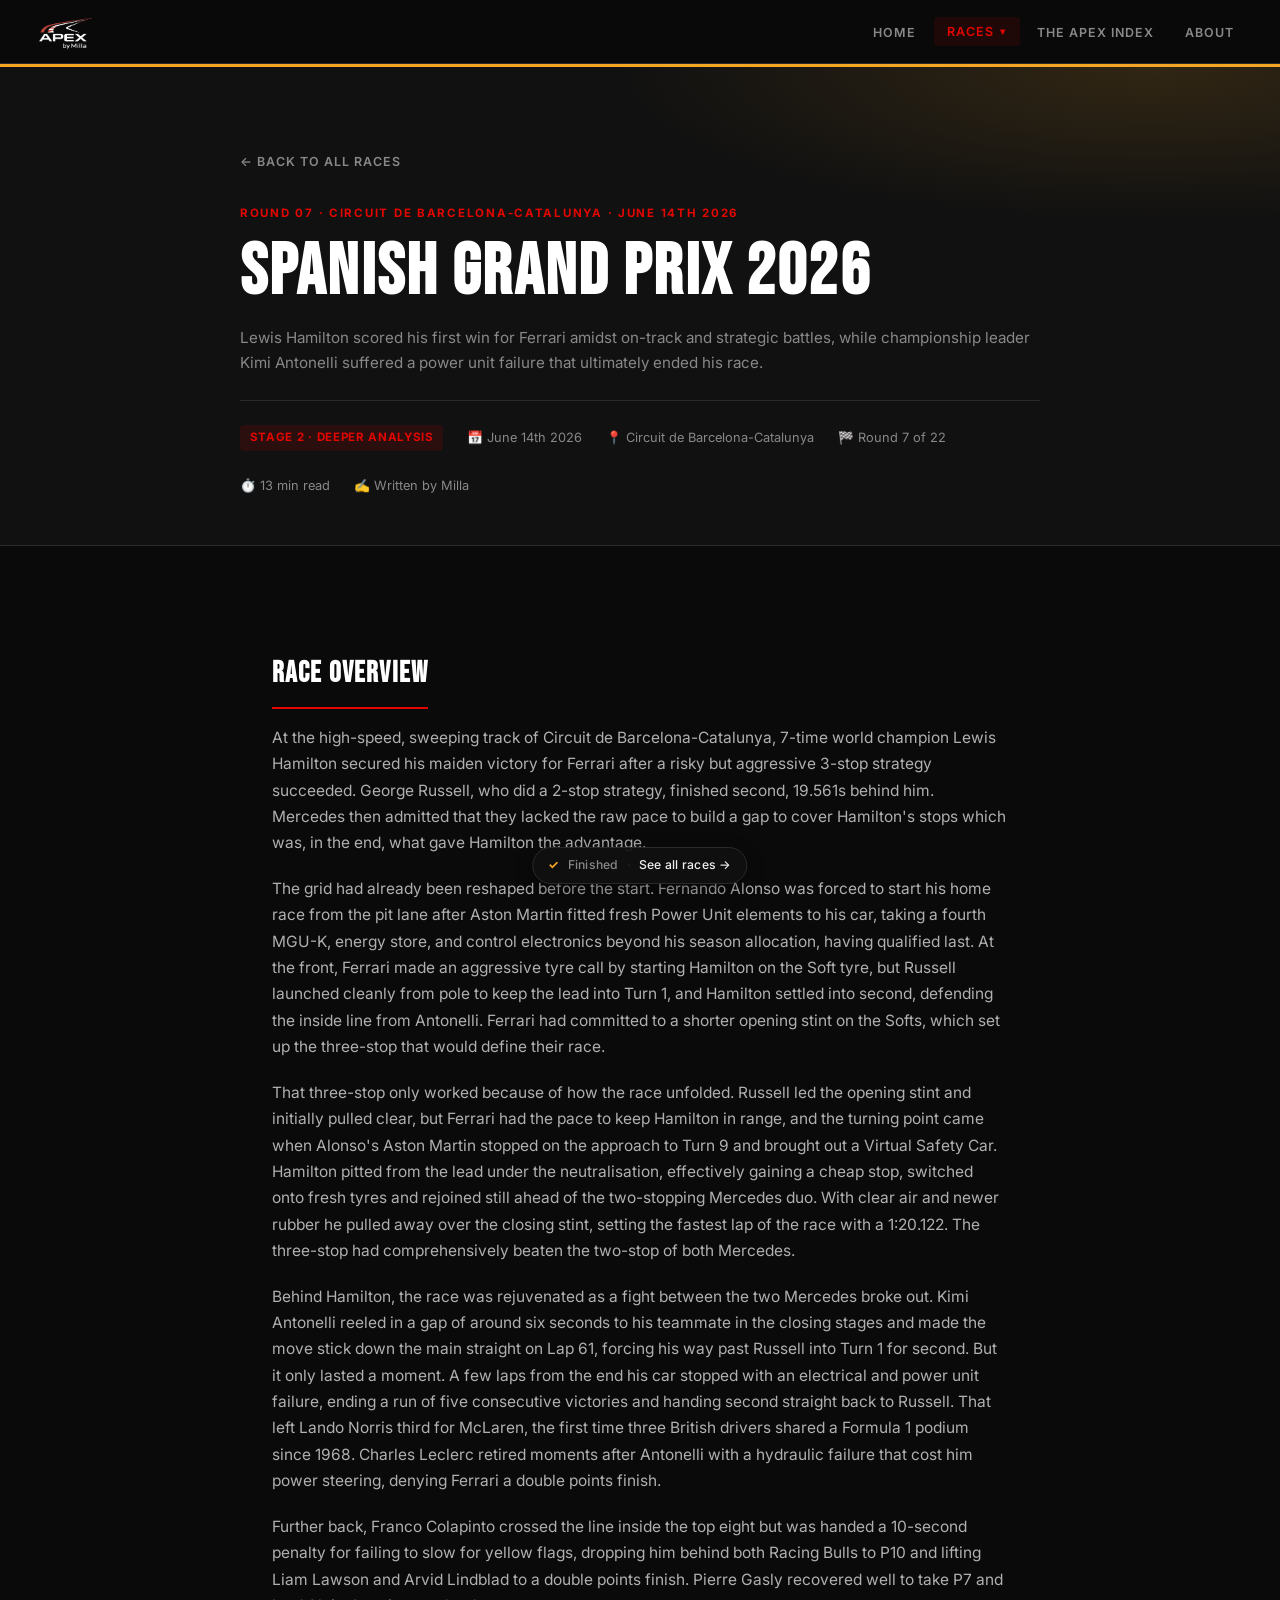
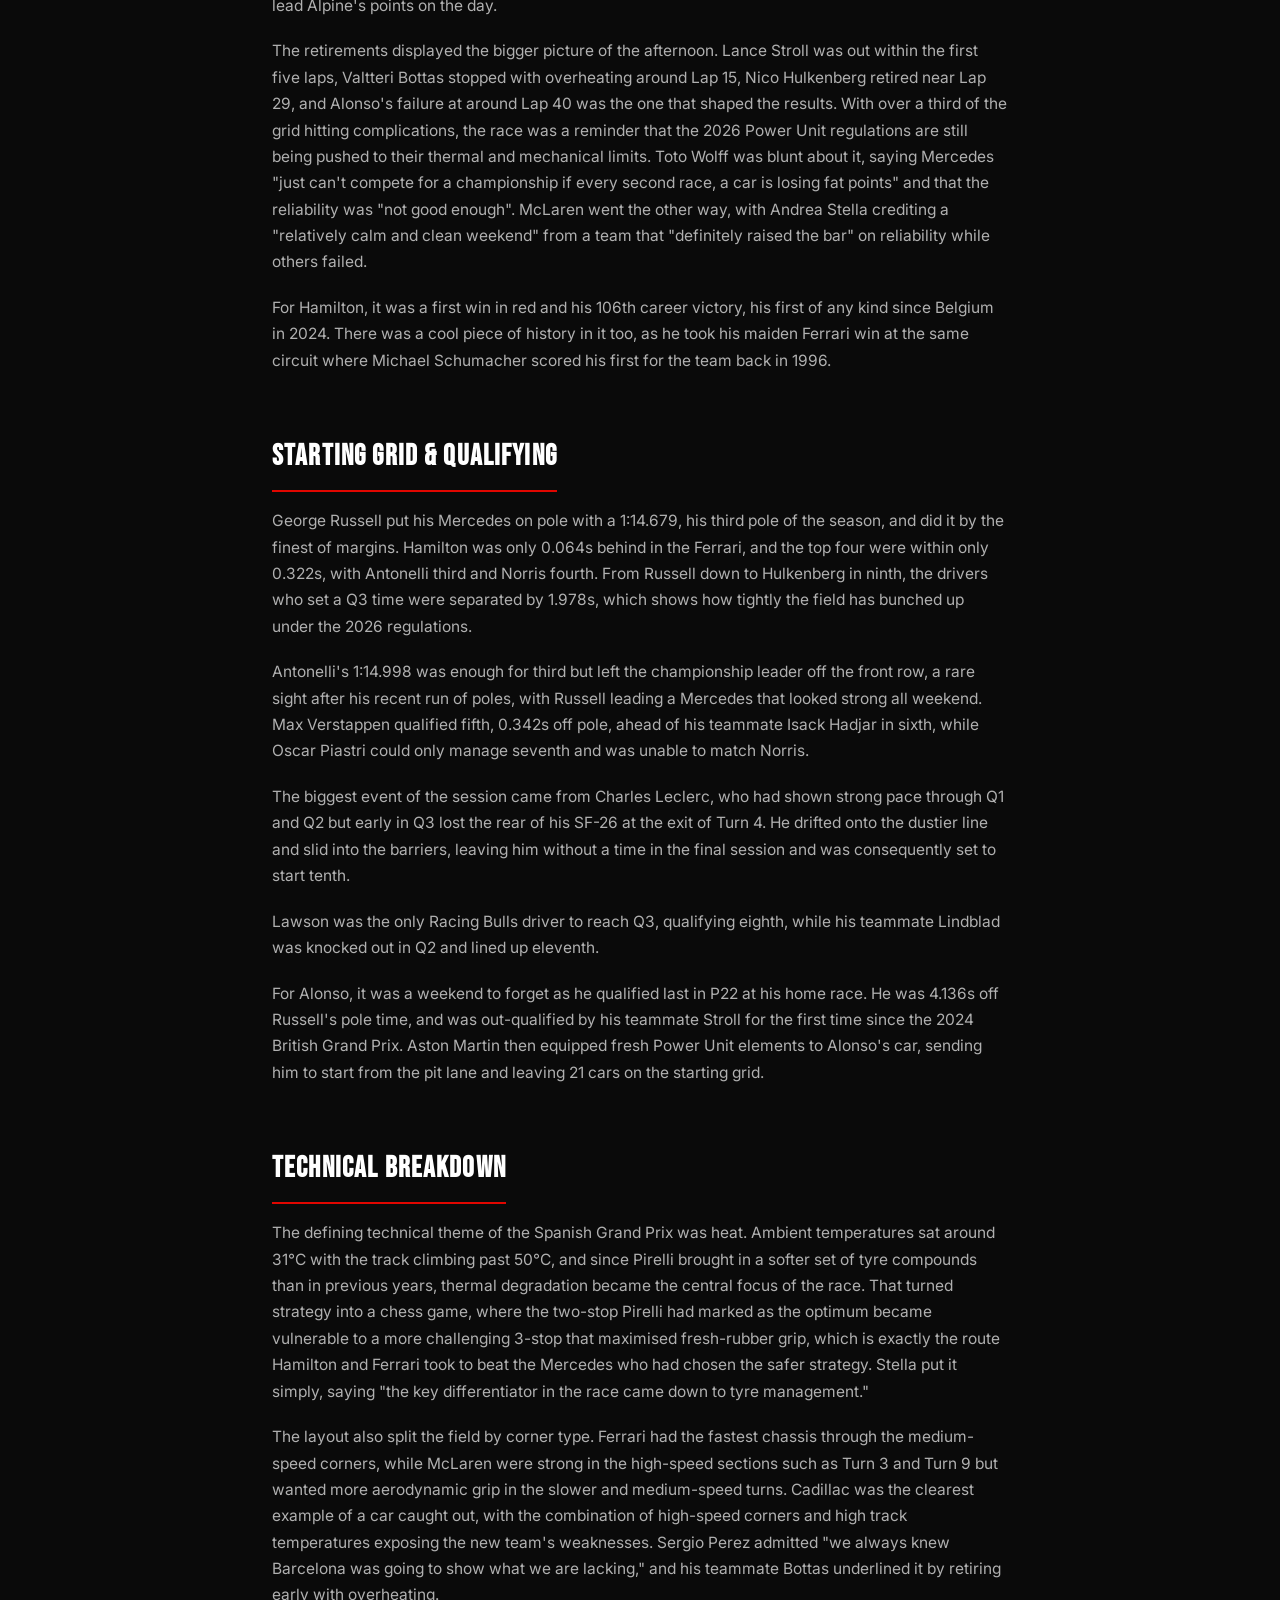
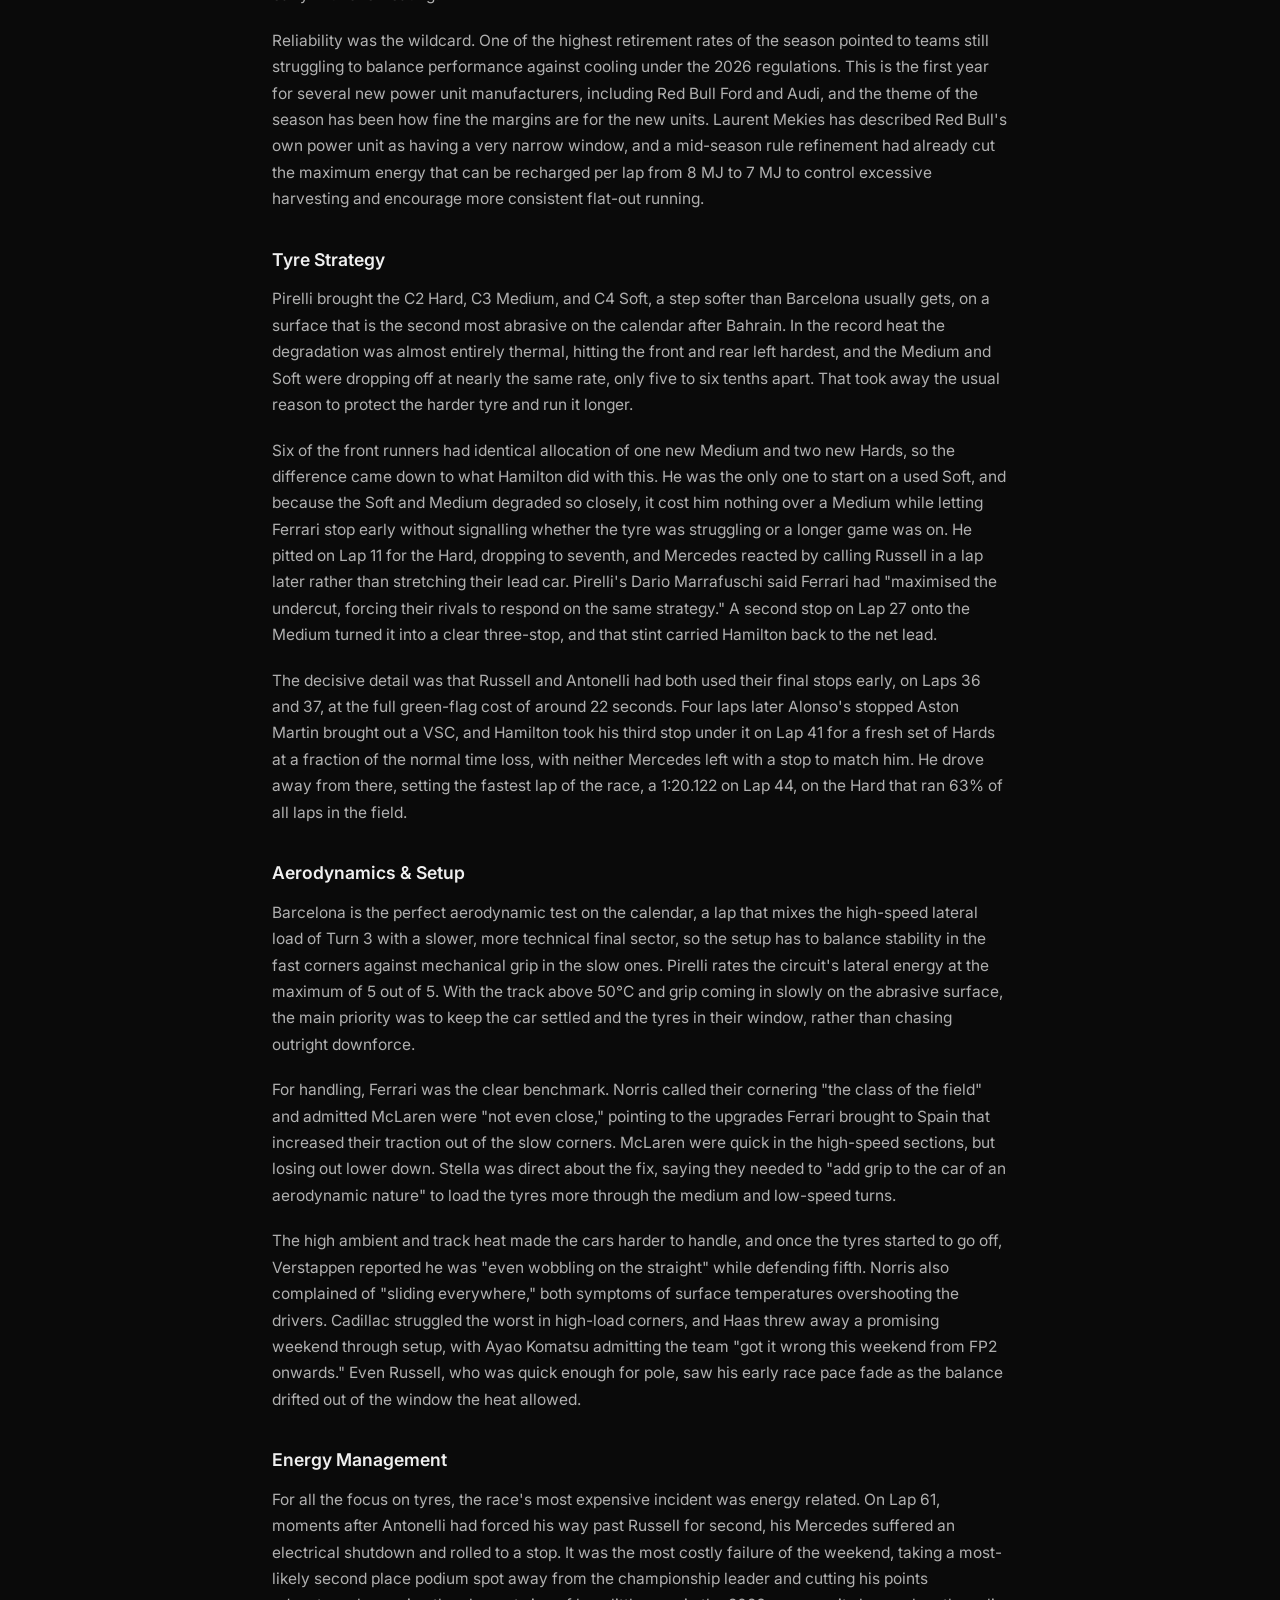
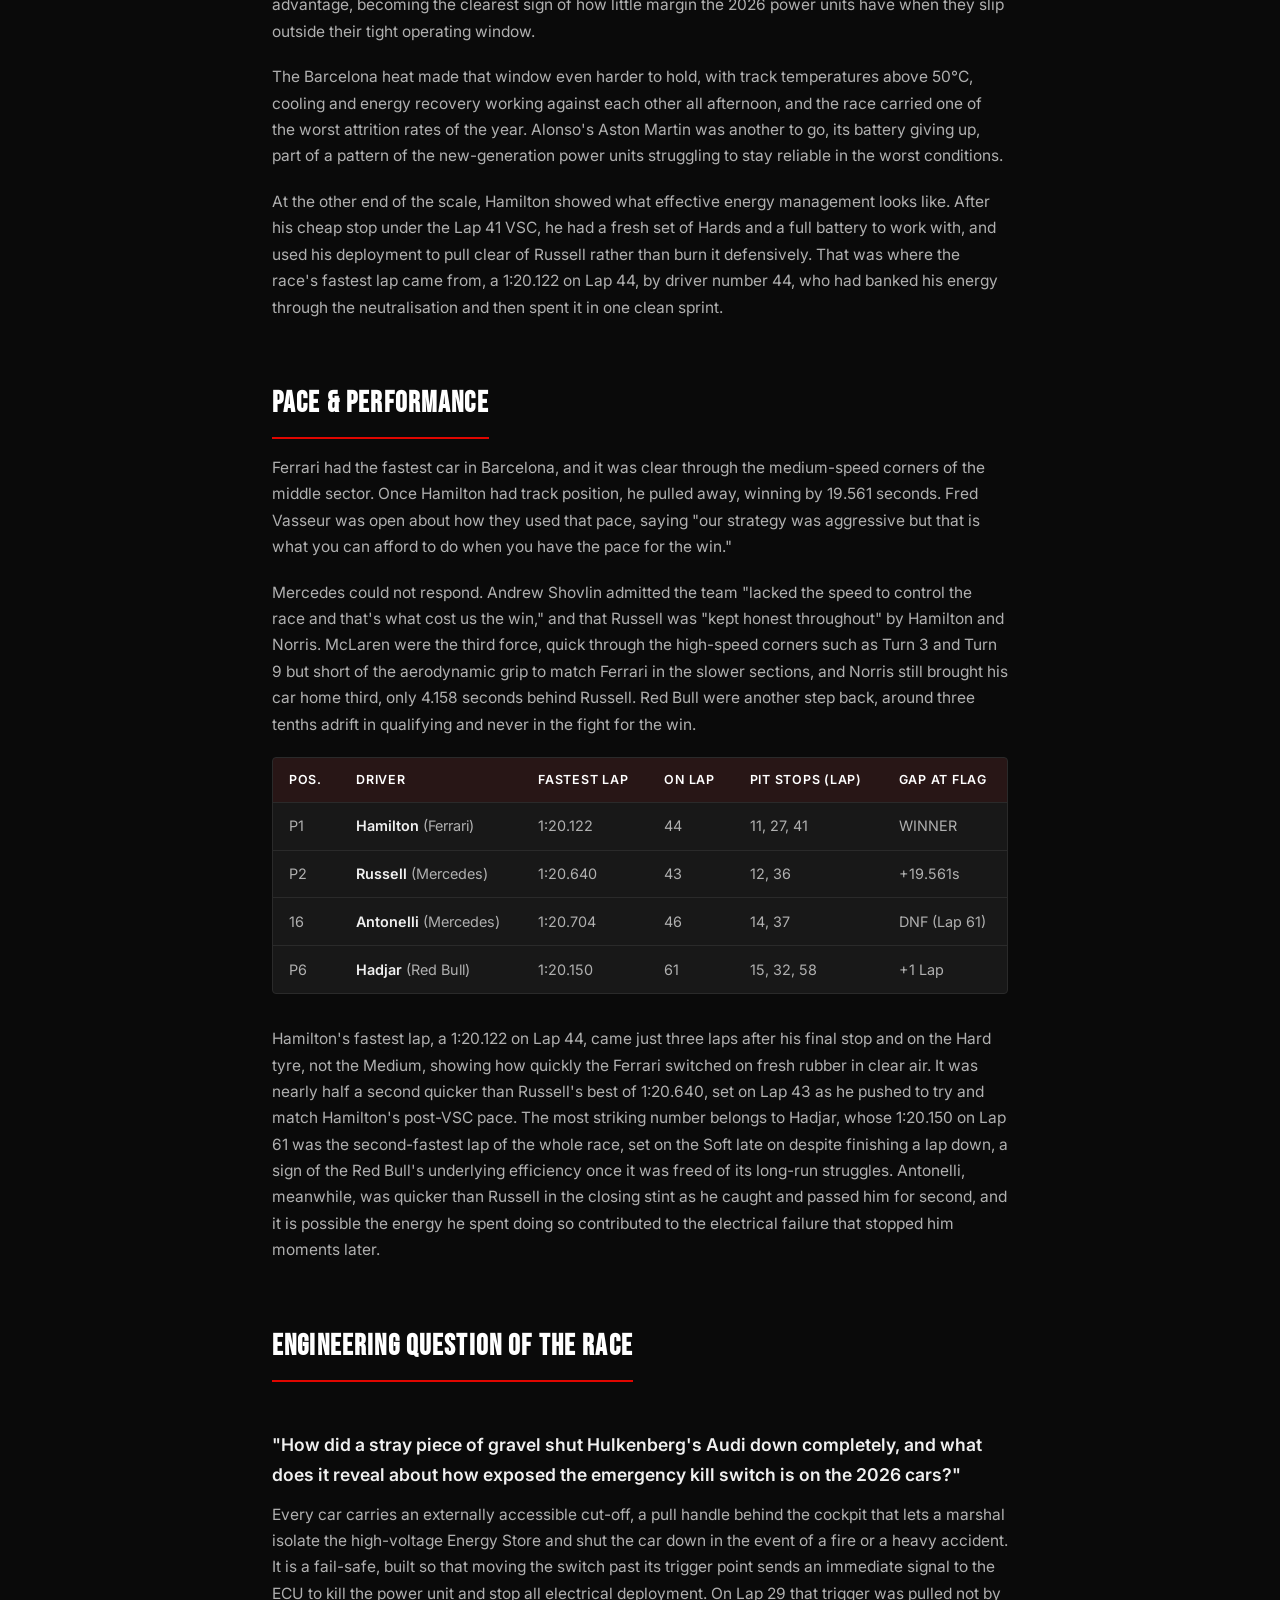
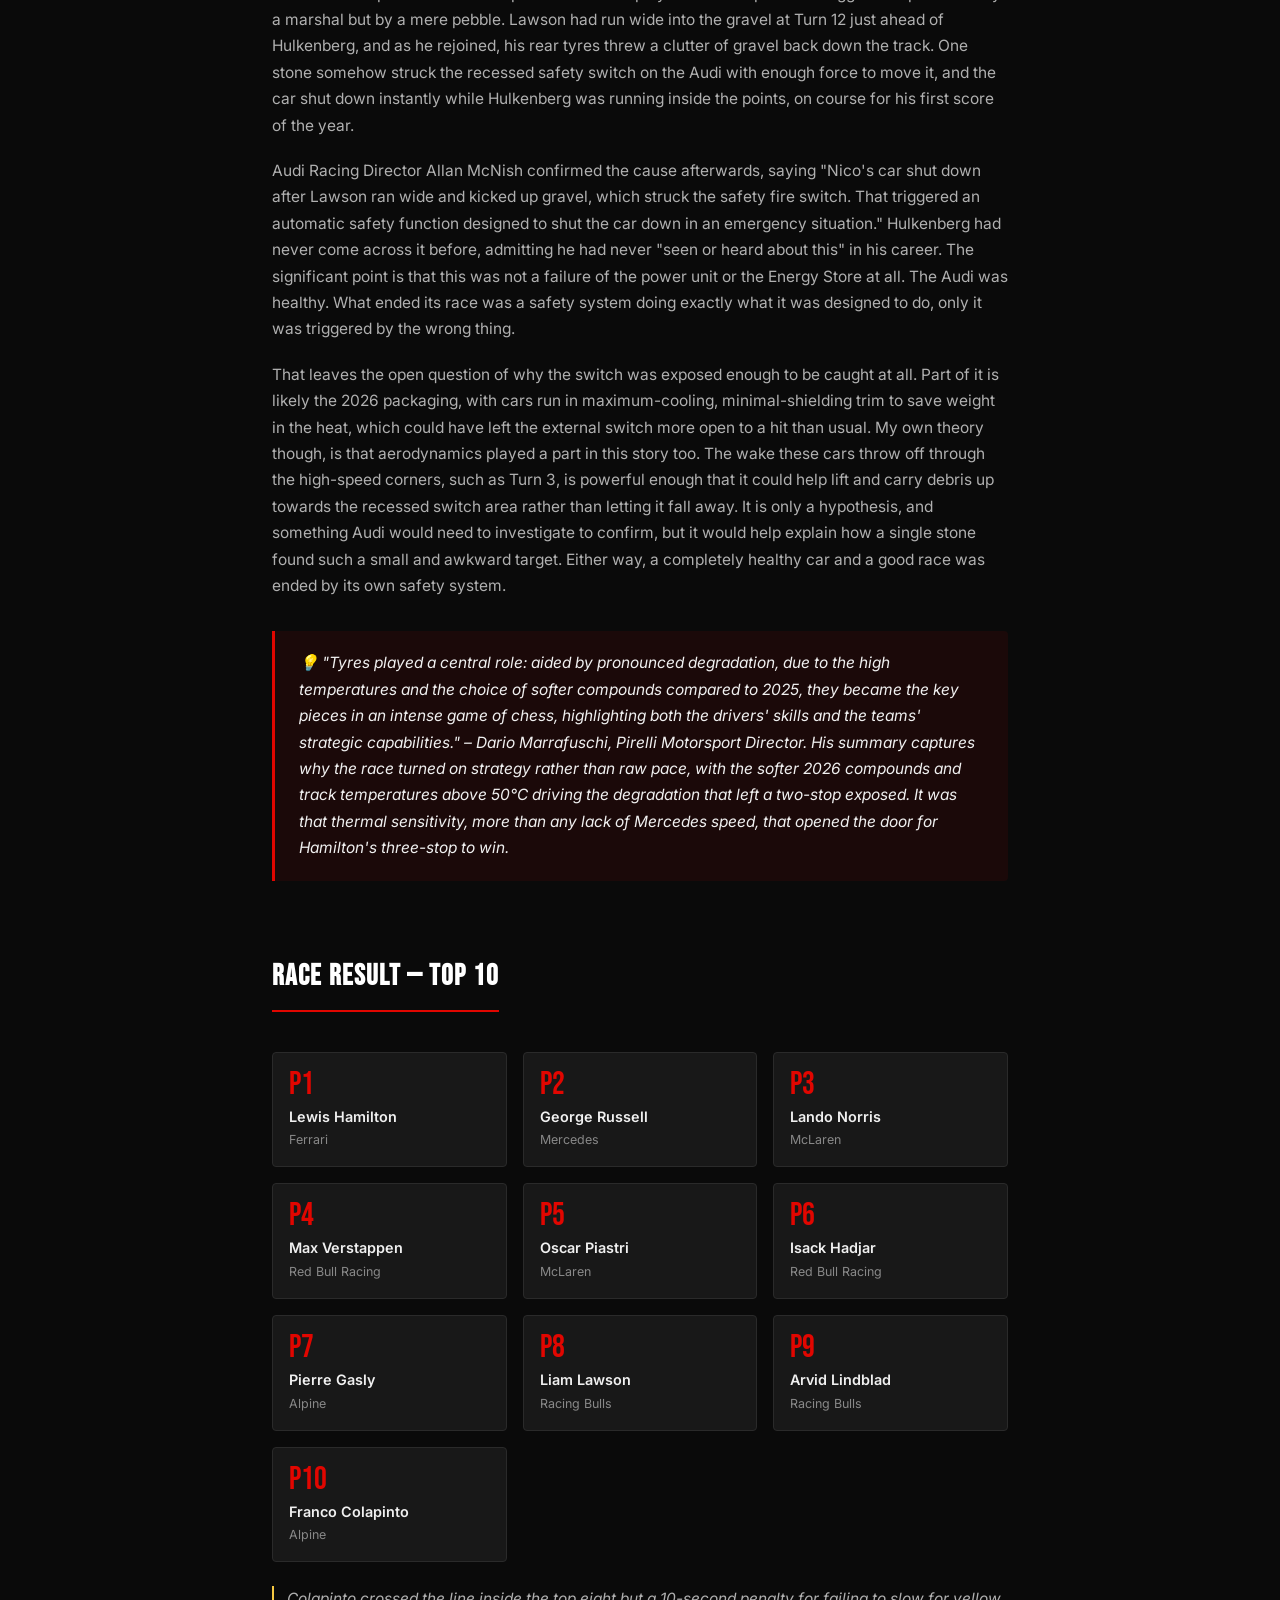
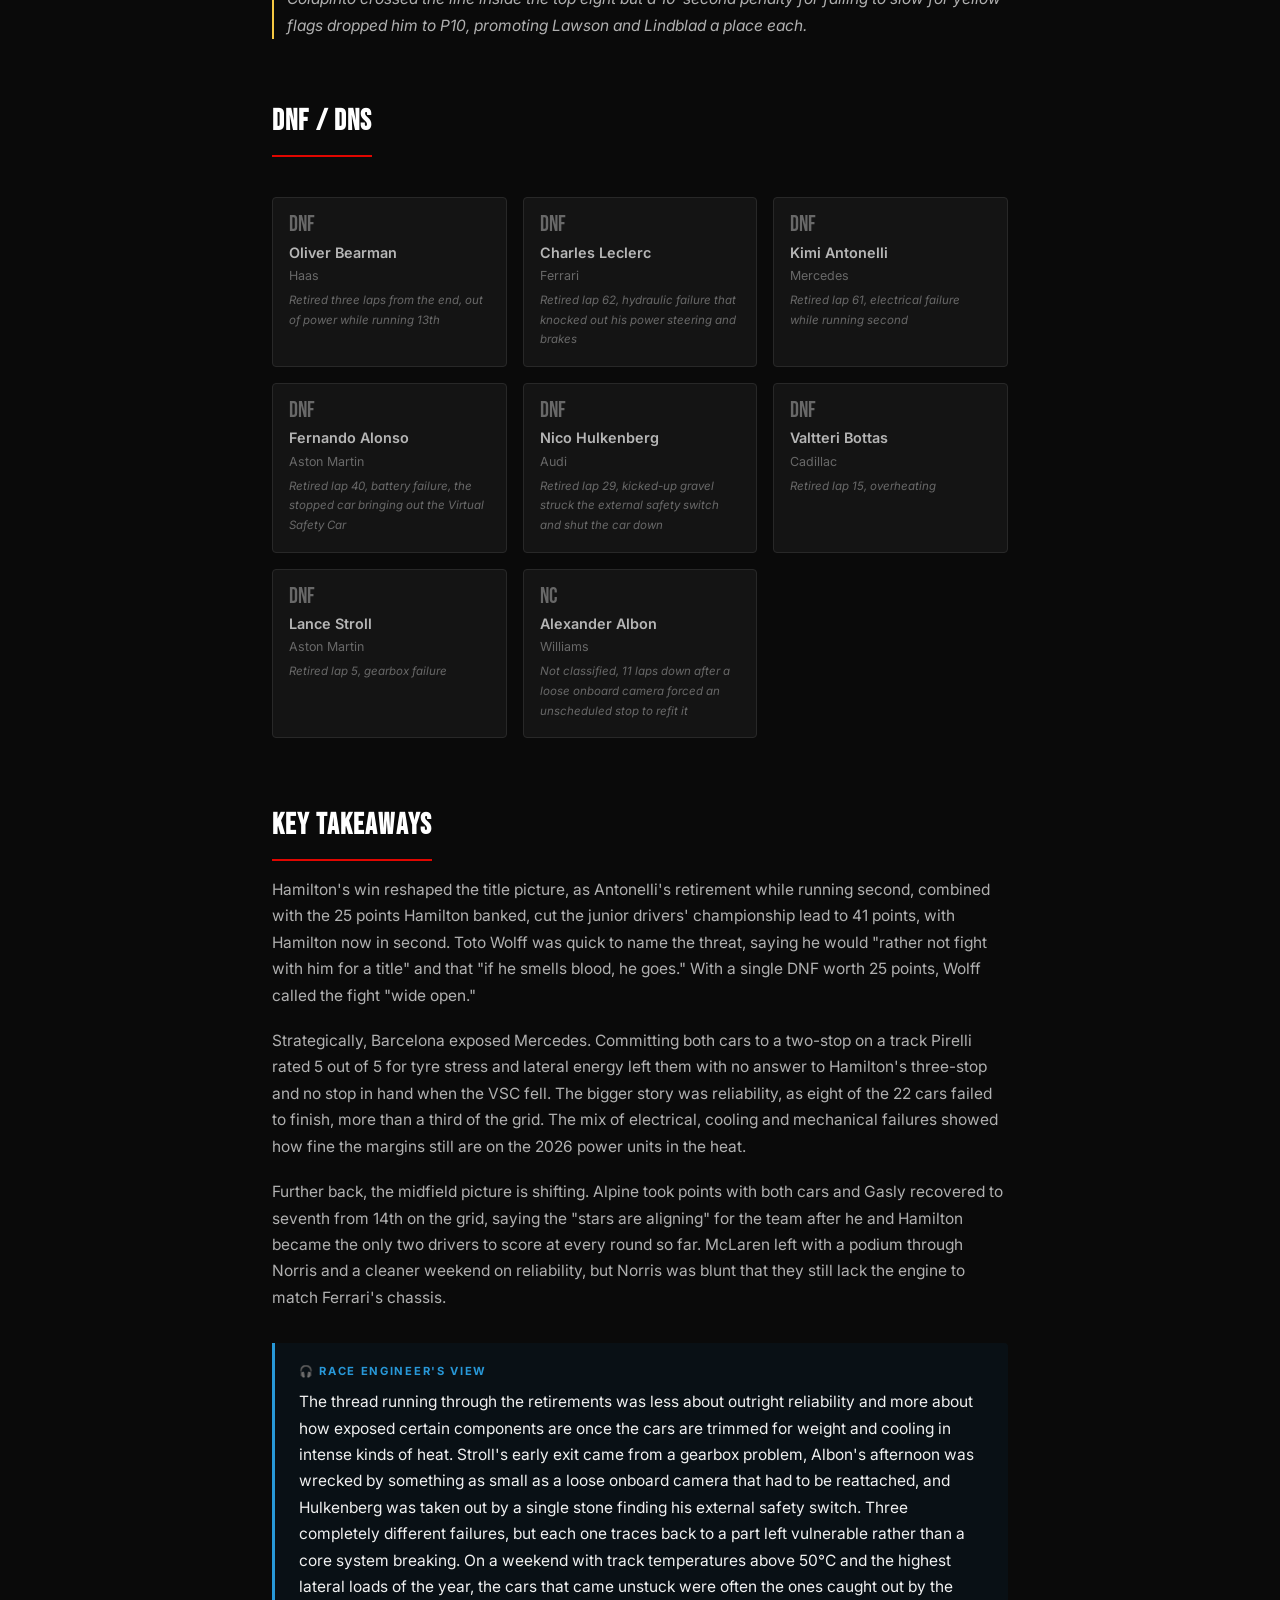
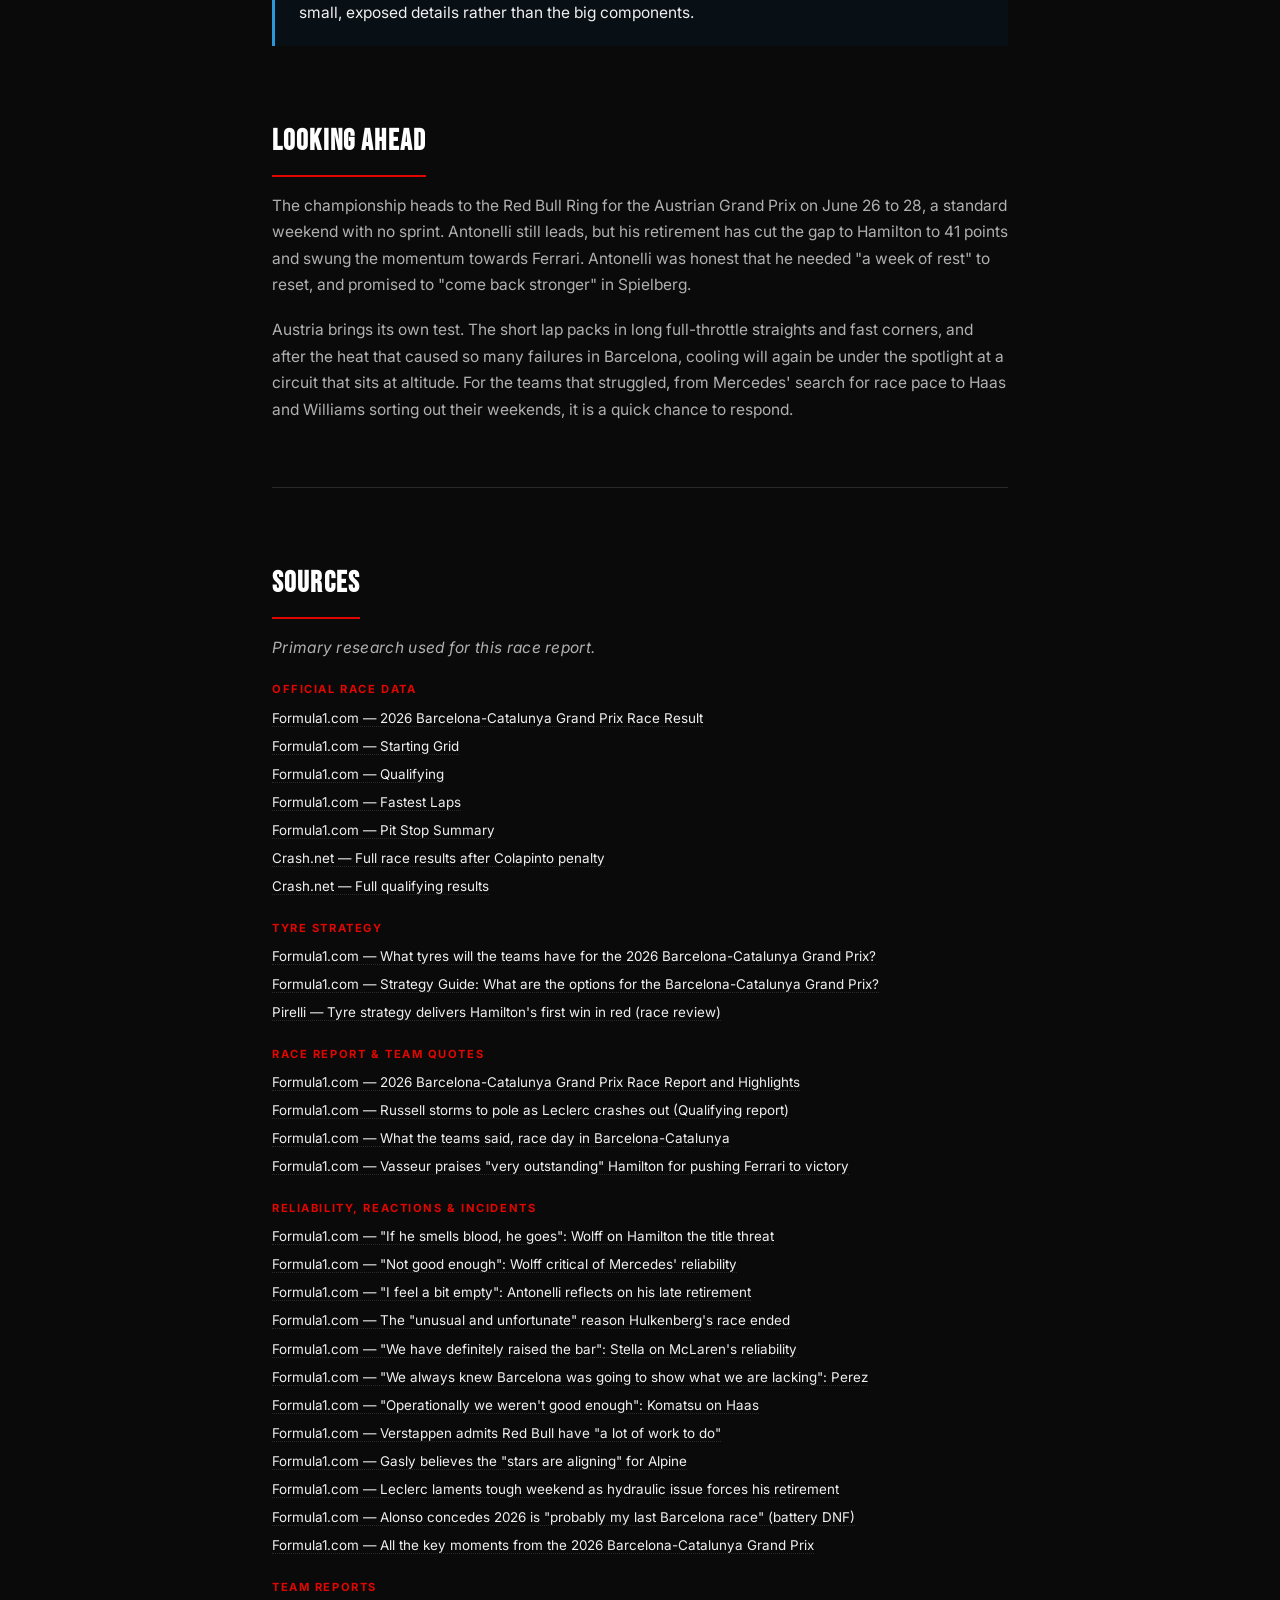
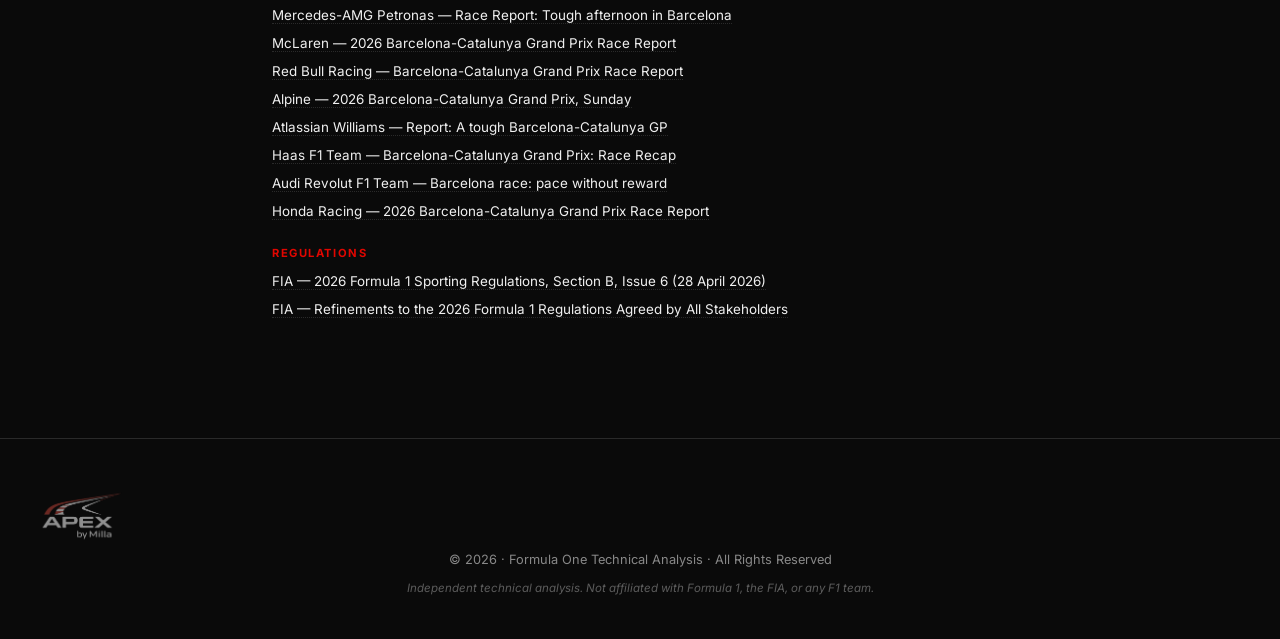
<file: races/barcelona.html>
<!DOCTYPE html>
<html lang="en">
<head>
  <meta charset="UTF-8" />
  <meta name="viewport" content="width=device-width, initial-scale=1.0" />
  <title>2026 Spanish GP Technical Analysis — Apex by Milla</title>
  <meta name="description" content="Full technical breakdown of the 2026 Spanish Grand Prix at the Circuit de Barcelona-Catalunya by Milla. [Summary to be added once the report is written.]" />

  <!-- Open Graph -->
  <meta property="og:type"        content="article" />
  <meta property="og:url"         content="https://apexbymilla.com/races/barcelona.html" />
  <meta property="og:title"       content="2026 Spanish GP Technical Analysis — Apex by Milla" />
  <meta property="og:description" content="Full technical breakdown of the 2026 Spanish Grand Prix at the Circuit de Barcelona-Catalunya by Milla. [Summary to be added once the report is written.]" />
  <meta property="og:image"       content="https://apexbymilla.com/social-share.png" />
  <meta property="article:published_time" content="2026-06-14" />

  <!-- Twitter Card -->
  <meta name="twitter:card"        content="summary_large_image" />
  <meta name="twitter:site"        content="@apexbymilla" />
  <meta name="twitter:title"       content="2026 Spanish GP Technical Analysis — Apex by Milla" />
  <meta name="twitter:description" content="Full technical breakdown of the 2026 Spanish Grand Prix at the Circuit de Barcelona-Catalunya by Milla. [Summary to be added once the report is written.]" />
  <meta name="twitter:image"       content="https://apexbymilla.com/social-share.png" />

  <!-- Canonical -->
  <link rel="canonical" href="https://apexbymilla.com/races/barcelona.html" />

  <!-- Structured Data -->
  <script type="application/ld+json">
  {
    "@context": "https://schema.org",
    "@type": "BlogPosting",
    "headline": "2026 Spanish GP Technical Analysis",
    "description": "Full technical breakdown of the 2026 Spanish Grand Prix at the Circuit de Barcelona-Catalunya by Milla.",
    "author": { "@type": "Person", "name": "Milla", "url": "https://apexbymilla.com" },
    "publisher": { "@type": "Organization", "name": "Apex by Milla", "url": "https://apexbymilla.com" },
    "datePublished": "2026-06-14",
    "url": "https://apexbymilla.com/races/barcelona.html",
    "mainEntityOfPage": "https://apexbymilla.com/races/barcelona.html"
  }
  </script>

  <style>
/* ================================================
   APEX BY MILLA — Global Stylesheet (inline)
   ================================================ */

@import url('https://fonts.googleapis.com/css2?family=Inter:wght@300;400;500;600;700;900&family=Bebas+Neue&display=swap');

*, *::before, *::after { box-sizing: border-box; margin: 0; padding: 0; }

:root {
  --red:       #E10600;
  --red-dark:  #b00400;
  --black:     #0a0a0a;
  --dark:      #111111;
  --card:      #181818;
  --border:    #2a2a2a;
  --text:      #f0f0f0;
  --muted:     #888888;
  --white:     #ffffff;
  --gold:      #F5C842;
}

html { scroll-behavior: smooth; }

body {
  background-color: var(--black);
  color: var(--text);
  font-family: 'Inter', sans-serif;
  font-size: 16px;
  line-height: 1.7;
  min-height: 100vh;
}

a { color: inherit; text-decoration: none; }
img { max-width: 100%; display: block; }

::-webkit-scrollbar { width: 6px; }
::-webkit-scrollbar-track { background: var(--dark); }
::-webkit-scrollbar-thumb { background: #F5A623; border-radius: 3px; }

/* ---------- Navigation ---------- */
.navbar {
  position: sticky; top: 0; z-index: 100;
  background: rgba(10,10,10,0.95);
  backdrop-filter: blur(12px);
  border-bottom: 1px solid var(--border);
  padding: 0 2rem;
  display: flex; align-items: center; justify-content: space-between;
  height: 64px;
}
.nav-logo { display: flex; align-items: center; flex-shrink: 0; }
.nav-links { display: flex; align-items: center; gap: 0.25rem; list-style: none; }
.nav-links a {
  font-size: 0.78rem; font-weight: 600; letter-spacing: 0.08em;
  text-transform: uppercase; color: var(--muted);
  padding: 0.45rem 0.85rem; border-radius: 4px;
  transition: color 0.2s, background 0.2s; white-space: nowrap;
}
.nav-links a:hover, .nav-links a.active { color: var(--white); background: var(--border); }
.nav-links a.race-link { color: var(--text); }
.nav-links a.race-link:hover { color: var(--red); background: rgba(225,6,0,0.1); }
.nav-links a.race-link.active { color: var(--red); background: rgba(225,6,0,0.1); }

.hamburger {
  display: none; flex-direction: column; gap: 5px; cursor: pointer;
  background: none; border: none; padding: 4px;
}
.hamburger span { display: block; width: 24px; height: 2px; background: var(--text); border-radius: 2px; transition: all 0.3s; }

/* ---------- Races dropdown ---------- */
/* Replaces the long per-race link list so the navbar still fits as the
   season grows. Desktop opens on hover, mobile and keyboard open on click. */
.nav-races { position: relative; }
.nav-races-toggle {
  font-family: inherit; font-size: 0.78rem; font-weight: 600; letter-spacing: 0.08em;
  text-transform: uppercase; color: var(--text);
  background: none; border: none; cursor: pointer;
  padding: 0.45rem 0.85rem; border-radius: 4px;
  display: flex; align-items: center; gap: 0.35rem; white-space: nowrap;
  transition: color 0.2s, background 0.2s;
}
.nav-races-toggle:hover,
.nav-races.current > .nav-races-toggle,
.nav-races.open > .nav-races-toggle { color: var(--red); background: rgba(225,6,0,0.1); }
.nav-races-toggle .nav-chev { font-size: 0.6rem; line-height: 1; transition: transform 0.2s; }
.nav-races.open .nav-chev { transform: rotate(180deg); }
.nav-races-panel {
  position: absolute; top: calc(100% + 0.45rem); left: 0;
  background: var(--dark); border: 1px solid var(--border); border-radius: 6px;
  padding: 0.6rem; box-shadow: 0 14px 34px rgba(0,0,0,0.6);
  display: none; z-index: 120;
}
.nav-races.open > .nav-races-panel { display: block; }
/* Invisible bridge over the gap between the button and the panel, so the
   mouse never leaves the dropdown on its way down to a race. */
.nav-races-panel::before { content: ""; position: absolute; left: 0; right: 0; top: -0.6rem; height: 0.6rem; }
/* ✏️ Once you pass about 12 races, change repeat(2 to repeat(3 so the panel
   stays short rather than tall. */
.nav-races-grid { display: grid; grid-template-columns: repeat(2, minmax(148px, 1fr)); gap: 0.1rem; }
.nav-races-panel a {
  display: block; white-space: nowrap; padding: 0.5rem 0.75rem; border-radius: 4px;
  font-size: 0.78rem; font-weight: 600; letter-spacing: 0.05em; text-transform: uppercase;
  color: var(--text); transition: color 0.2s, background 0.2s;
}
.nav-races-panel a:hover,
.nav-races-panel a.active { color: var(--red); background: rgba(225,6,0,0.1); }
@media (max-width: 768px) {
  .nav-races-toggle { width: 100%; justify-content: space-between; padding: 0.7rem 1rem; font-size: 0.85rem; }
  .nav-races-panel {
    position: static; border: none; background: none; box-shadow: none;
    padding: 0 0 0.3rem 0.6rem;
  }
  .nav-races-grid { grid-template-columns: 1fr; }
  .nav-races-panel a { padding: 0.55rem 1rem; font-size: 0.85rem; }
}

/* ---------- Blog Hero ---------- */
.blog-hero {
  background: var(--dark);
  border-bottom: 1px solid var(--border);
  border-top: 3px solid #F5A623; /* Barcelona signature: warm Spanish amber */
  padding: 5rem 2rem 3rem;
  position: relative;
}
.blog-hero::before {
  content: '';
  position: absolute;
  top: 0;
  left: 0;
  right: 0;
  height: 220px;
  background: radial-gradient(ellipse 60% 100% at 90% 0%, rgba(245,166,35,0.14) 0%, transparent 70%);
  pointer-events: none;
}
.blog-hero-inner { max-width: 800px; margin: 0 auto; position: relative; }
.blog-back {
  display: inline-flex; align-items: center; gap: 0.4rem;
  font-size: 0.78rem; font-weight: 600; letter-spacing: 0.08em; text-transform: uppercase;
  color: var(--muted); margin-bottom: 2rem; transition: color 0.2s;
}
.blog-back:hover { color: var(--text); }
.blog-round {
  font-size: 0.72rem; font-weight: 700; letter-spacing: 0.15em;
  text-transform: uppercase; color: var(--red); margin-bottom: 0.8rem;
}
.blog-title {
  font-family: 'Bebas Neue', sans-serif;
  font-size: clamp(2.5rem, 6vw, 4.5rem);
  letter-spacing: 0.03em; color: var(--white); line-height: 1; margin-bottom: 1rem;
}
.blog-meta {
  display: flex; gap: 1.5rem; flex-wrap: wrap;
  font-size: 0.8rem; color: var(--muted);
  margin-top: 1.5rem; padding-top: 1.5rem; border-top: 1px solid var(--border);
}
.blog-meta span { display: flex; align-items: center; gap: 0.4rem; }

/* ---------- Apex tooltip (shared engine) ---------- */
/* Drives the stage badge now and the glossary terms later. Any element with
   class="apex-tip" holding an .apex-tip-box child works, no extra JS needed. */
.apex-tip { position: relative; cursor: help; }
.apex-tip:focus-visible { outline: 2px solid var(--red); outline-offset: 2px; }
.apex-tip-box {
  position: absolute; top: calc(100% + 0.55rem); left: 0;
  width: max-content; max-width: 260px;
  background: var(--dark); border: 1px solid var(--border); border-radius: 6px;
  padding: 0.7rem 0.85rem; box-shadow: 0 14px 34px rgba(0,0,0,0.6);
  display: none; z-index: 130;
  text-align: left; white-space: normal;
  font-weight: 400; letter-spacing: 0; text-transform: none;
}
.apex-tip.open > .apex-tip-box { display: block; }
/* Invisible bridge over the gap between the term and the box, so moving the
   mouse down onto the box (and its Apex Index link) does not close it */
.apex-tip-box::before { content: ""; position: absolute; left: 0; right: 0; top: -0.7rem; height: 0.7rem; }
.apex-tip.tip-up > .apex-tip-box { top: auto; bottom: calc(100% + 0.55rem); }
.apex-tip.tip-up > .apex-tip-box::before { top: auto; bottom: -0.7rem; }
/* flipped when the box would run off the right edge */
.apex-tip.tip-flip > .apex-tip-box { left: auto; right: 0; }
.apex-tip-term {
  display: block; color: var(--red);
  font-size: 0.72rem; font-weight: 700; letter-spacing: 0.08em;
  text-transform: uppercase; margin-bottom: 0.3rem;
}
.apex-tip-def { display: block; color: var(--text); font-size: 0.8rem; line-height: 1.5; }
.apex-tip-link {
  display: inline-block; margin-top: 0.5rem;
  color: var(--muted); font-size: 0.72rem; font-weight: 600; transition: color 0.2s;
}
.apex-tip-link:hover { color: var(--red); }
/* .blog-meta span sets display:flex on every span inside it, so the tooltip
   parts need winning back explicitly. */
.blog-meta .apex-tip-box { display: none; }
.blog-meta .apex-tip.open > .apex-tip-box { display: block; }
.blog-meta .apex-tip-term, .blog-meta .apex-tip-def { display: block; }
.blog-meta .apex-tip-link { display: inline-block; }
/* Stage badge, moved out of an inline style so the tooltip can anchor to it */
.stage-badge {
  background: rgba(225,6,0,0.12); color: var(--red);
  font-weight: 700; font-size: 0.72rem; letter-spacing: 0.06em;
  text-transform: uppercase; padding: 0.2rem 0.6rem; border-radius: 4px;
}
@media (max-width: 480px) { .apex-tip-box { max-width: 78vw; } }

/* ---------- Blog Content ---------- */
.blog-content { max-width: 800px; margin: 0 auto; padding: 4rem 2rem 6rem; }
.blog-content h2 {
  font-family: 'Bebas Neue', sans-serif;
  font-size: 1.8rem; letter-spacing: 0.04em; color: var(--white);
  margin-top: 2.5rem; margin-bottom: 1rem;
  padding-bottom: 0.5rem; border-bottom: 2px solid var(--red); display: inline-block;
}
.blog-content h3 {
  font-size: 1.1rem; font-weight: 600; color: var(--text);
  margin-top: 2rem; margin-bottom: 0.75rem;
}
.blog-content p { color: #b0b0b0; margin-bottom: 1.2rem; font-size: 0.97rem; }
.blog-content strong { color: var(--text); font-weight: 600; }

.highlight-box {
  background: rgba(225,6,0,0.08);
  border-left: 3px solid var(--red);
  padding: 1.2rem 1.5rem; border-radius: 0 4px 4px 0;
  margin: 2rem 0;
}
.highlight-box p { margin: 0; color: var(--text); font-style: italic; }

/* ---------- Driver / DNF Cards ---------- */
.driver-grid {
  display: grid;
  grid-template-columns: repeat(auto-fill, minmax(200px, 1fr));
  gap: 1rem; margin: 1.5rem 0;
}
.driver-card { background: var(--card); border: 1px solid var(--border); border-radius: 4px; padding: 1rem; }
.driver-pos { font-family: 'Bebas Neue', sans-serif; font-size: 2rem; color: var(--red); line-height: 1; }
.driver-name { font-weight: 600; font-size: 0.9rem; color: var(--text); margin-top: 0.25rem; }
.driver-team { font-size: 0.78rem; color: var(--muted); }

.dnf-card { border-color: #333333; opacity: 0.75; }
.dnf-pos { font-family: 'Bebas Neue', sans-serif; font-size: 1.4rem; color: var(--muted) !important; line-height: 1; }
.dnf-reason { font-size: 0.72rem; color: var(--muted); margin-top: 0.3rem; font-style: italic; }

/* Penalty / position-change note under driver cards */
.position-note {
  font-size: 0.7rem;
  color: var(--gold);
  margin-top: 0.4rem;
  font-style: italic;
  line-height: 1.3;
}
.penalty-footnote {
  font-size: 0.78rem;
  color: var(--muted);
  font-style: italic;
  margin-top: 1rem;
  padding-left: 0.8rem;
  border-left: 2px solid var(--gold);
}

/* ---------- Stage 2 Pace Table ---------- */
.pace-table-wrapper {
  margin: 1.2rem 0 2rem;
  overflow-x: auto;
  -webkit-overflow-scrolling: touch;
  border-radius: 4px;
  border: 1px solid var(--border);
  background: var(--card);
}
.pace-table {
  width: 100%;
  border-collapse: collapse;
  margin: 0;
  font-size: 0.9rem;
}
.pace-table th, .pace-table td {
  padding: 0.7rem 1rem;
  text-align: left;
  border-bottom: 1px solid var(--border);
}
.pace-table th {
  background: rgba(225,6,0,0.08);
  color: var(--white);
  font-weight: 600;
  font-size: 0.78rem;
  letter-spacing: 0.06em;
  text-transform: uppercase;
}
.pace-table tr:last-child td { border-bottom: none; }
.pace-table td { color: #b0b0b0; }
.pace-table td strong { color: var(--text); }

/* ---------- Engineer's View Box ---------- */
.engineer-box {
  background: rgba(0, 120, 200, 0.06);
  border-left: 3px solid #2898d8;
  padding: 1.2rem 1.5rem;
  border-radius: 0 4px 4px 0;
  margin: 2rem 0;
}
.engineer-box .engineer-label {
  font-size: 0.7rem;
  font-weight: 700;
  letter-spacing: 0.15em;
  text-transform: uppercase;
  color: #2898d8;
  margin-bottom: 0.5rem;
  display: block;
}
.engineer-box p { margin: 0; color: var(--text); }

/* ---------- Footer ---------- */
.footer {
  padding: 2.5rem 2rem; text-align: center;
  color: var(--muted); font-size: 0.8rem;
  border-top: 1px solid var(--border);
}
.footer span { color: var(--red); }

/* ---------- Responsive ---------- */
@media (max-width: 768px) {
  .nav-links {
    display: none; position: fixed; top: 64px; left: 0; right: 0;
    background: var(--dark); border-bottom: 1px solid var(--border);
    flex-direction: column; align-items: stretch; padding: 1rem; gap: 0.25rem;
  }
  .nav-links.open { display: flex; }
  .nav-links a { padding: 0.7rem 1rem; font-size: 0.85rem; }
  .hamburger { display: flex; }
  .blog-hero { padding: 3.5rem 1.5rem 2rem; }
  .blog-meta { gap: 0.8rem; font-size: 0.75rem; }
  .blog-content { padding: 2.5rem 1.5rem 4rem; }
  .blog-content h2 { font-size: 1.4rem; }
  .driver-grid { grid-template-columns: 1fr; }
  .pace-table { font-size: 0.82rem; }
  .pace-table th, .pace-table td { padding: 0.55rem 0.7rem; }
}

/* ---------- Sources Section ---------- */
.sources-section {
  margin-top: 4rem;
  padding-top: 2rem;
  border-top: 1px solid var(--border);
}
.sources-title {
  font-family: 'Bebas Neue', sans-serif;
  font-size: 1.4rem;
  letter-spacing: 0.05em;
  color: var(--muted);
  margin-bottom: 0.3rem;
  text-transform: uppercase;
}
.sources-subtitle {
  font-size: 0.78rem;
  color: var(--muted);
  font-style: italic;
  margin-bottom: 1.5rem;
  letter-spacing: 0.02em;
}
.sources-group { margin-bottom: 1.4rem; }
.sources-group-label {
  font-size: 0.7rem;
  font-weight: 700;
  letter-spacing: 0.14em;
  text-transform: uppercase;
  color: var(--red);
  margin-bottom: 0.5rem;
}
.sources-list { list-style: none; padding: 0; margin: 0; }
.sources-list li {
  font-size: 0.84rem;
  color: #b0b0b0;
  margin-bottom: 0.45rem;
  line-height: 1.55;
}
.sources-list a {
  color: var(--text);
  text-decoration: none;
  border-bottom: 1px dotted var(--border);
  transition: color 0.2s, border-color 0.2s;
}
.sources-list a:hover {
  color: var(--red);
  border-bottom-color: var(--red);
}

/* ---------- Scroll Animations ---------- */
.reveal { opacity: 0; transform: translateY(28px); transition: opacity 0.65s ease, transform 0.65s ease; }
.reveal.visible { opacity: 1; transform: translateY(0); }
.reveal-delay-1 { transition-delay: 0.1s; }
.reveal-delay-2 { transition-delay: 0.2s; }
.reveal-delay-3 { transition-delay: 0.3s; }
</style>
  <link rel="icon" type="image/png" sizes="32x32" href="../favicon-tab.png" />
  <link rel="icon" type="image/png" sizes="192x192" href="../favicon.png" />
  <link rel="apple-touch-icon" href="../apple-touch-icon.png" />
  <link rel="shortcut icon" href="../favicon.ico" />
  <style>
    /* Reading progress bar: sits under the navbar in this race's signature colour, visible throughout */
    .reading-progress {
      position: fixed; top: 64px; left: 0; height: 3px; width: 0;
      background: #F5A623; z-index: 90;
      transition: width 0.08s linear; will-change: width; pointer-events: none;
    }
  </style>
</head>
<body>
  <div class="reading-progress" id="readingProgress" aria-hidden="true"></div>

  <!-- ===== NAVIGATION ===== -->
  <nav class="navbar">
    <a href="../index.html" class="nav-logo" aria-label="Apex by Milla — Home">
      <img src="../logo.png" alt="Apex by Milla" style="height:48px;width:auto;">
    </a>
    <ul class="nav-links" id="navLinks">
      <li><a href="../index.html">Home</a></li>

      <!-- ── RACES DROPDOWN ── Add a new <li> inside .nav-races-grid for
           every new race. Nothing else in the navbar needs to change. -->
      <li class="nav-races current">
        <button type="button" class="nav-races-toggle" aria-expanded="false" aria-haspopup="true">
          Races <span class="nav-chev" aria-hidden="true">▾</span>
        </button>
        <div class="nav-races-panel">
          <div class="nav-races-grid">
            <a href="australia.html">🇦🇺 Australia</a>
            <a href="china.html">🇨🇳 China</a>
            <a href="japan.html">🇯🇵 Japan</a>
            <a href="miami.html">🇺🇸 Miami</a>
            <a href="canada.html">🇨🇦 Canada</a>
            <a href="monaco.html">🇲🇨 Monaco</a>
            <a href="barcelona.html" class="active">🇪🇸 Barcelona</a>
            <a href="austria.html">🇦🇹 Austria</a>
            <a href="silverstone.html">🇬🇧 Silverstone</a>
            <a href="belgium.html">🇧🇪 Belgium</a>
            <a href="hungary.html">🇭🇺 Hungary</a>
          </div>
        </div>
      </li>
      <!-- ── END RACES ── -->

      <li><a href="../apex-index.html">The Apex Index</a></li>
      <li><a href="../index.html#about">About</a></li>
    </ul>
    <button class="hamburger" id="hamburger" aria-label="Open menu">
      <span></span><span></span><span></span>
    </button>
  </nav>

  <!-- ===== BLOG HERO ===== -->
  <div class="blog-hero">
    <div class="blog-hero-inner">
      <a href="../index.html" class="blog-back">← Back to All Races</a>
      <div class="blog-round reveal">Round 07 · Circuit de Barcelona-Catalunya · June 14th 2026</div>
      <h1 class="blog-title reveal reveal-delay-1">Spanish Grand Prix 2026</h1>

      <!-- ✏️ INTRO: one or two sentences setting up the race storyline. Replace the placeholder below. -->
      <p style="color: var(--muted); font-size: 0.95rem; margin-top: 1rem;">
        Lewis Hamilton scored his first win for Ferrari amidst on-track and strategic battles, while championship leader Kimi Antonelli suffered a power unit failure that ultimately ended his race.
      </p>

      <div class="blog-meta reveal reveal-delay-2">
        <span class="apex-tip stage-badge" tabindex="0" role="button" aria-label="Stage 2 , Deeper Analysis. What do project stages mean?">Stage 2 · Deeper Analysis<span class="apex-tip-box" role="tooltip"><span class="apex-tip-term">Project stages</span><span class="apex-tip-def">Apex is built in stages. Each one adds more technical depth to the race reports, so the analysis develops visibly across the season.</span><a class="apex-tip-link" href="../index.html#about">→ About the project</a></span></span>
        <span>📅 June 14th 2026</span>
        <span>📍 Circuit de Barcelona-Catalunya</span>
        <span>🏁 Round 7 of 22</span>
        <span>⏱️ 13 min read</span>
        <span>✍️ Written by Milla</span>
      </div>
    </div>
  </div>

  <!-- ===== BLOG CONTENT ===== -->
  <article class="blog-content">

    <!-- ─────────────────────────────────────────────
         SECTION 1 · RACE OVERVIEW
         What happened, the storyline of the weekend.
         ───────────────────────────────────────────── -->
    <h2>Race Overview</h2>
    <p>
      At the high-speed, sweeping track of Circuit de Barcelona-Catalunya, 7-time world champion Lewis Hamilton secured his maiden victory for Ferrari after a risky but aggressive 3-stop strategy succeeded. George Russell, who did a 2-stop strategy, finished second, 19.561s behind him. Mercedes then admitted that they lacked the raw pace to build a gap to cover Hamilton's stops which was, in the end, what gave Hamilton the advantage.
    </p>
    <p>
      The grid had already been reshaped before the start. Fernando Alonso was forced to start his home race from the pit lane after Aston Martin fitted fresh Power Unit elements to his car, taking a fourth MGU-K, energy store, and control electronics beyond his season allocation, having qualified last. At the front, Ferrari made an aggressive tyre call by starting Hamilton on the Soft tyre, but Russell launched cleanly from pole to keep the lead into Turn 1, and Hamilton settled into second, defending the inside line from Antonelli. Ferrari had committed to a shorter opening stint on the Softs, which set up the three-stop that would define their race.
    </p>
    <p>
      That three-stop only worked because of how the race unfolded. Russell led the opening stint and initially pulled clear, but Ferrari had the pace to keep Hamilton in range, and the turning point came when Alonso's Aston Martin stopped on the approach to Turn 9 and brought out a Virtual Safety Car. Hamilton pitted from the lead under the neutralisation, effectively gaining a cheap stop, switched onto fresh tyres and rejoined still ahead of the two-stopping Mercedes duo. With clear air and newer rubber he pulled away over the closing stint, setting the fastest lap of the race with a 1:20.122. The three-stop had comprehensively beaten the two-stop of both Mercedes.
    </p>
    <p>
      Behind Hamilton, the race was rejuvenated as a fight between the two Mercedes broke out. Kimi Antonelli reeled in a gap of around six seconds to his teammate in the closing stages and made the move stick down the main straight on Lap 61, forcing his way past Russell into Turn 1 for second. But it only lasted a moment. A few laps from the end his car stopped with an electrical and power unit failure, ending a run of five consecutive victories and handing second straight back to Russell. That left Lando Norris third for McLaren, the first time three British drivers shared a Formula 1 podium since 1968. Charles Leclerc retired moments after Antonelli with a hydraulic failure that cost him power steering, denying Ferrari a double points finish.
    </p>
    <p>
      Further back, Franco Colapinto crossed the line inside the top eight but was handed a 10-second penalty for failing to slow for yellow flags, dropping him behind both Racing Bulls to P10 and lifting Liam Lawson and Arvid Lindblad to a double points finish. Pierre Gasly recovered well to take P7 and lead Alpine's points on the day.
    </p>
    <p>
      The retirements displayed the bigger picture of the afternoon. Lance Stroll was out within the first five laps, Valtteri Bottas stopped with overheating around Lap 15, Nico Hulkenberg retired near Lap 29, and Alonso's failure at around Lap 40 was the one that shaped the results. With over a third of the grid hitting complications, the race was a reminder that the 2026 Power Unit regulations are still being pushed to their thermal and mechanical limits. Toto Wolff was blunt about it, saying Mercedes "just can't compete for a championship if every second race, a car is losing fat points" and that the reliability was "not good enough". McLaren went the other way, with Andrea Stella crediting a "relatively calm and clean weekend" from a team that "definitely raised the bar" on reliability while others failed.
    </p>
    <p>
      For Hamilton, it was a first win in red and his 106th career victory, his first of any kind since Belgium in 2024. There was a cool piece of history in it too, as he took his maiden Ferrari win at the same circuit where Michael Schumacher scored his first for the team back in 1996.
    </p>


    <!-- ─────────────────────────────────────────────
         SECTION 2 · STARTING GRID & QUALIFYING
         Saturday breakdown, surprises, who underperformed.
         Barcelona note: the circuit is the traditional in-season test
         venue, so teams know it inside out. Qualifying pace here is
         seen as a true measure of a car's aero balance across the
         full corner range (high, medium and low speed).
         ───────────────────────────────────────────── -->
    <h2>Starting Grid &amp; Qualifying</h2>
    <p>
      George Russell put his Mercedes on pole with a 1:14.679, his third pole of the season, and did it by the finest of margins. Hamilton was only 0.064s behind in the Ferrari, and the top four were within only 0.322s, with Antonelli third and Norris fourth. From Russell down to Hulkenberg in ninth, the drivers who set a Q3 time were separated by 1.978s, which shows how tightly the field has bunched up under the 2026 regulations.
    </p>
    <p>
      Antonelli's 1:14.998 was enough for third but left the championship leader off the front row, a rare sight after his recent run of poles, with Russell leading a Mercedes that looked strong all weekend. Max Verstappen qualified fifth, 0.342s off pole, ahead of his teammate Isack Hadjar in sixth, while Oscar Piastri could only manage seventh and was unable to match Norris.
    </p>
    <p>
      The biggest event of the session came from Charles Leclerc, who had shown strong pace through Q1 and Q2 but early in Q3 lost the rear of his SF-26 at the exit of Turn 4. He drifted onto the dustier line and slid into the barriers, leaving him without a time in the final session and was consequently set to start tenth.
    </p>
    <p>
      Lawson was the only Racing Bulls driver to reach Q3, qualifying eighth, while his teammate Lindblad was knocked out in Q2 and lined up eleventh.
    </p>
    <p>
      For Alonso, it was a weekend to forget as he qualified last in P22 at his home race. He was 4.136s off Russell's pole time, and was out-qualified by his teammate Stroll for the first time since the 2024 British Grand Prix. Aston Martin then equipped fresh Power Unit elements to Alonso's car, sending him to start from the pit lane and leaving 21 cars on the starting grid.
    </p>


    <!-- ─────────────────────────────────────────────
         SECTION 3 · TECHNICAL BREAKDOWN
         The meat of the post.
         Barcelona note: Turn 3 is the classic long right-hander that
         punishes any front-end weakness, and Sector 3's slow corners
         reward mechanical grip. It is a high-energy, aero-dependent
         lap, so tyre degradation (especially the front-left) and
         cooling in the June heat usually shape the race.
         ───────────────────────────────────────────── -->
    <h2>Technical Breakdown</h2>
    <p>
      The defining technical theme of the Spanish Grand Prix was heat. Ambient temperatures sat around 31°C with the track climbing past 50°C, and since Pirelli brought in a softer set of tyre compounds than in previous years, thermal degradation became the central focus of the race. That turned strategy into a chess game, where the two-stop Pirelli had marked as the optimum became vulnerable to a more challenging 3-stop that maximised fresh-rubber grip, which is exactly the route Hamilton and Ferrari took to beat the Mercedes who had chosen the safer strategy. Stella put it simply, saying "the key differentiator in the race came down to tyre management."
    </p>
    <p>
      The layout also split the field by corner type. Ferrari had the fastest chassis through the medium-speed corners, while McLaren were strong in the high-speed sections such as Turn 3 and Turn 9 but wanted more aerodynamic grip in the slower and medium-speed turns. Cadillac was the clearest example of a car caught out, with the combination of high-speed corners and high track temperatures exposing the new team's weaknesses. Sergio Perez admitted "we always knew Barcelona was going to show what we are lacking," and his teammate Bottas underlined it by retiring early with overheating.
    </p>
    <p>
      Reliability was the wildcard. One of the highest retirement rates of the season pointed to teams still struggling to balance performance against cooling under the 2026 regulations. This is the first year for several new power unit manufacturers, including Red Bull Ford and Audi, and the theme of the season has been how fine the margins are for the new units. Laurent Mekies has described Red Bull's own power unit as having a very narrow window, and a mid-season rule refinement had already cut the maximum energy that can be recharged per lap from 8 MJ to 7 MJ to control excessive harvesting and encourage more consistent flat-out running.
    </p>

    <h3>Tyre Strategy</h3>
    <p>
      Pirelli brought the C2 Hard, C3 Medium, and C4 Soft, a step softer than Barcelona usually gets, on a surface that is the second most abrasive on the calendar after Bahrain. In the record heat the degradation was almost entirely thermal, hitting the front and rear left hardest, and the Medium and Soft were dropping off at nearly the same rate, only five to six tenths apart. That took away the usual reason to protect the harder tyre and run it longer.
    </p>
    <p>
      Six of the front runners had identical allocation of one new Medium and two new Hards, so the difference came down to what Hamilton did with this. He was the only one to start on a used Soft, and because the Soft and Medium degraded so closely, it cost him nothing over a Medium while letting Ferrari stop early without signalling whether the tyre was struggling or a longer game was on. He pitted on Lap 11 for the Hard, dropping to seventh, and Mercedes reacted by calling Russell in a lap later rather than stretching their lead car. Pirelli's Dario Marrafuschi said Ferrari had "maximised the undercut, forcing their rivals to respond on the same strategy." A second stop on Lap 27 onto the Medium turned it into a clear three-stop, and that stint carried Hamilton back to the net lead.
    </p>
    <p>
      The decisive detail was that Russell and Antonelli had both used their final stops early, on Laps 36 and 37, at the full green-flag cost of around 22 seconds. Four laps later Alonso's stopped Aston Martin brought out a VSC, and Hamilton took his third stop under it on Lap 41 for a fresh set of Hards at a fraction of the normal time loss, with neither Mercedes left with a stop to match him. He drove away from there, setting the fastest lap of the race, a 1:20.122 on Lap 44, on the Hard that ran 63% of all laps in the field.
    </p>

    <h3>Aerodynamics &amp; Setup</h3>
    <p>
      Barcelona is the perfect aerodynamic test on the calendar, a lap that mixes the high-speed lateral load of Turn 3 with a slower, more technical final sector, so the setup has to balance stability in the fast corners against mechanical grip in the slow ones. Pirelli rates the circuit's lateral energy at the maximum of 5 out of 5. With the track above 50°C and grip coming in slowly on the abrasive surface, the main priority was to keep the car settled and the tyres in their window, rather than chasing outright downforce.
    </p>
    <p>
      For handling, Ferrari was the clear benchmark. Norris called their cornering "the class of the field" and admitted McLaren were "not even close," pointing to the upgrades Ferrari brought to Spain that increased their traction out of the slow corners. McLaren were quick in the high-speed sections, but losing out lower down. Stella was direct about the fix, saying they needed to "add grip to the car of an aerodynamic nature" to load the tyres more through the medium and low-speed turns.
    </p>
    <p>
      The high ambient and track heat made the cars harder to handle, and once the tyres started to go off, Verstappen reported he was "even wobbling on the straight" while defending fifth. Norris also complained of "sliding everywhere," both symptoms of surface temperatures overshooting the drivers. Cadillac struggled the worst in high-load corners, and Haas threw away a promising weekend through setup, with Ayao Komatsu admitting the team "got it wrong this weekend from FP2 onwards." Even Russell, who was quick enough for pole, saw his early race pace fade as the balance drifted out of the window the heat allowed.
    </p>

    <h3>Energy Management</h3>
    <p>
      For all the focus on tyres, the race's most expensive incident was energy related. On Lap 61, moments after Antonelli had forced his way past Russell for second, his Mercedes suffered an electrical shutdown and rolled to a stop. It was the most costly failure of the weekend, taking a most-likely second place podium spot away from the championship leader and cutting his points advantage, becoming the clearest sign of how little margin the 2026 power units have when they slip outside their tight operating window.
    </p>
    <p>
      The Barcelona heat made that window even harder to hold, with track temperatures above 50°C, cooling and energy recovery working against each other all afternoon, and the race carried one of the worst attrition rates of the year. Alonso's Aston Martin was another to go, its battery giving up, part of a pattern of the new-generation power units struggling to stay reliable in the worst conditions.
    </p>
    <p>
      At the other end of the scale, Hamilton showed what effective energy management looks like. After his cheap stop under the Lap 41 VSC, he had a fresh set of Hards and a full battery to work with, and used his deployment to pull clear of Russell rather than burn it defensively. That was where the race's fastest lap came from, a 1:20.122 on Lap 44, by driver number 44, who had banked his energy through the neutralisation and then spent it in one clean sprint.
    </p>


    <!-- ─────────────────────────────────────────────
         [STAGE 2] · SECTION 4 · PACE & PERFORMANCE
         Pull numbers from formula1.com (Race Result, Fastest Laps,
         Pit Stop Summary) once verified.
         ───────────────────────────────────────────── -->
    <h2>Pace &amp; Performance</h2>
    <p>
      Ferrari had the fastest car in Barcelona, and it was clear through the medium-speed corners of the middle sector. Once Hamilton had track position, he pulled away, winning by 19.561 seconds. Fred Vasseur was open about how they used that pace, saying "our strategy was aggressive but that is what you can afford to do when you have the pace for the win."
    </p>
    <p>
      Mercedes could not respond. Andrew Shovlin admitted the team "lacked the speed to control the race and that's what cost us the win," and that Russell was "kept honest throughout" by Hamilton and Norris. McLaren were the third force, quick through the high-speed corners such as Turn 3 and Turn 9 but short of the aerodynamic grip to match Ferrari in the slower sections, and Norris still brought his car home third, only 4.158 seconds behind Russell. Red Bull were another step back, around three tenths adrift in qualifying and never in the fight for the win.
    </p>

    <div class="pace-table-wrapper">
      <table class="pace-table">
        <thead>
          <tr>
            <th>Pos.</th>
            <th>Driver</th>
            <th>Fastest lap</th>
            <th>On lap</th>
            <th>Pit stops (lap)</th>
            <th>Gap at flag</th>
          </tr>
        </thead>
        <tbody>
          <tr><td>P1</td><td><strong>Hamilton</strong> (Ferrari)</td><td>1:20.122</td><td>44</td><td>11, 27, 41</td><td>WINNER</td></tr>
          <tr><td>P2</td><td><strong>Russell</strong> (Mercedes)</td><td>1:20.640</td><td>43</td><td>12, 36</td><td>+19.561s</td></tr>
          <tr><td>16</td><td><strong>Antonelli</strong> (Mercedes)</td><td>1:20.704</td><td>46</td><td>14, 37</td><td>DNF (Lap 61)</td></tr>
          <tr><td>P6</td><td><strong>Hadjar</strong> (Red Bull)</td><td>1:20.150</td><td>61</td><td>15, 32, 58</td><td>+1 Lap</td></tr>
        </tbody>
      </table>
    </div>

    <p>
      Hamilton's fastest lap, a 1:20.122 on Lap 44, came just three laps after his final stop and on the Hard tyre, not the Medium, showing how quickly the Ferrari switched on fresh rubber in clear air. It was nearly half a second quicker than Russell's best of 1:20.640, set on Lap 43 as he pushed to try and match Hamilton's post-VSC pace. The most striking number belongs to Hadjar, whose 1:20.150 on Lap 61 was the second-fastest lap of the whole race, set on the Soft late on despite finishing a lap down, a sign of the Red Bull's underlying efficiency once it was freed of its long-run struggles. Antonelli, meanwhile, was quicker than Russell in the closing stint as he caught and passed him for second, and it is possible the energy he spent doing so contributed to the electrical failure that stopped him moments later.
    </p>


    <!-- ─────────────────────────────────────────────
         [STAGE 2] · SECTION 5 · ENGINEERING QUESTION OF THE RACE
         Pick ONE specific moment and dig into the "why".
         ───────────────────────────────────────────── -->
    <h2>Engineering Question of the Race</h2>
    <h3>"How did a stray piece of gravel shut Hulkenberg's Audi down completely, and what does it reveal about how exposed the emergency kill switch is on the 2026 cars?"</h3>
    <p>
      Every car carries an externally accessible cut-off, a pull handle behind the cockpit that lets a marshal isolate the high-voltage Energy Store and shut the car down in the event of a fire or a heavy accident. It is a fail-safe, built so that moving the switch past its trigger point sends an immediate signal to the ECU to kill the power unit and stop all electrical deployment. On Lap 29 that trigger was pulled not by a marshal but by a mere pebble. Lawson had run wide into the gravel at Turn 12 just ahead of Hulkenberg, and as he rejoined, his rear tyres threw a clutter of gravel back down the track. One stone somehow struck the recessed safety switch on the Audi with enough force to move it, and the car shut down instantly while Hulkenberg was running inside the points, on course for his first score of the year.
    </p>
    <p>
      Audi Racing Director Allan McNish confirmed the cause afterwards, saying "Nico's car shut down after Lawson ran wide and kicked up gravel, which struck the safety fire switch. That triggered an automatic safety function designed to shut the car down in an emergency situation." Hulkenberg had never come across it before, admitting he had never "seen or heard about this" in his career. The significant point is that this was not a failure of the power unit or the Energy Store at all. The Audi was healthy. What ended its race was a safety system doing exactly what it was designed to do, only it was triggered by the wrong thing.
    </p>
    <p>
      That leaves the open question of why the switch was exposed enough to be caught at all. Part of it is likely the 2026 packaging, with cars run in maximum-cooling, minimal-shielding trim to save weight in the heat, which could have left the external switch more open to a hit than usual. My own theory though, is that aerodynamics played a part in this story too. The wake these cars throw off through the high-speed corners, such as Turn 3, is powerful enough that it could help lift and carry debris up towards the recessed switch area rather than letting it fall away. It is only a hypothesis, and something Audi would need to investigate to confirm, but it would help explain how a single stone found such a small and awkward target. Either way, a completely healthy car and a good race was ended by its own safety system.
    </p>


    <!-- ─────────────────────────────────────────────
         SECTION 6 · KEY INSIGHT (HIGHLIGHT BOX)
         One quote or one sentence that summarises the race.
         ───────────────────────────────────────────── -->
    <div class="highlight-box reveal">
      <p>
        💡 "Tyres played a central role: aided by pronounced degradation, due to the high temperatures and the choice of softer compounds compared to 2025, they became the key pieces in an intense game of chess, highlighting both the drivers' skills and the teams' strategic capabilities." – Dario Marrafuschi, Pirelli Motorsport Director. His summary captures why the race turned on strategy rather than raw pace, with the softer 2026 compounds and track temperatures above 50°C driving the degradation that left a two-stop exposed. It was that thermal sensitivity, more than any lack of Mercedes speed, that opened the door for Hamilton's three-stop to win.
      </p>
    </div>


    <!-- ─────────────────────────────────────────────
         SECTION 7 · RACE RESULT — TOP 10
         Standard P1–P10 grid.
         ───────────────────────────────────────────── -->
    <h2>Race Result — Top 10</h2>
    <!-- ✏️ Verify top 10 from formula1.com. Flag any position changes vs. on-road order
         with an asterisk per driver card + a .penalty-footnote underneath. -->
    <div class="driver-grid reveal">
      <div class="driver-card"><div class="driver-pos">P1</div><div class="driver-name">Lewis Hamilton</div><div class="driver-team">Ferrari</div></div>
      <div class="driver-card"><div class="driver-pos">P2</div><div class="driver-name">George Russell</div><div class="driver-team">Mercedes</div></div>
      <div class="driver-card"><div class="driver-pos">P3</div><div class="driver-name">Lando Norris</div><div class="driver-team">McLaren</div></div>
      <div class="driver-card"><div class="driver-pos">P4</div><div class="driver-name">Max Verstappen</div><div class="driver-team">Red Bull Racing</div></div>
      <div class="driver-card"><div class="driver-pos">P5</div><div class="driver-name">Oscar Piastri</div><div class="driver-team">McLaren</div></div>
      <div class="driver-card"><div class="driver-pos">P6</div><div class="driver-name">Isack Hadjar</div><div class="driver-team">Red Bull Racing</div></div>
      <div class="driver-card"><div class="driver-pos">P7</div><div class="driver-name">Pierre Gasly</div><div class="driver-team">Alpine</div></div>
      <div class="driver-card"><div class="driver-pos">P8</div><div class="driver-name">Liam Lawson</div><div class="driver-team">Racing Bulls</div></div>
      <div class="driver-card"><div class="driver-pos">P9</div><div class="driver-name">Arvid Lindblad</div><div class="driver-team">Racing Bulls</div></div>
      <div class="driver-card"><div class="driver-pos">P10</div><div class="driver-name">Franco Colapinto</div><div class="driver-team">Alpine</div></div>
    </div>
    <p class="penalty-footnote">
      Colapinto crossed the line inside the top eight but a 10-second penalty for failing to slow for yellow flags dropped him to P10, promoting Lawson and Lindblad a place each.
    </p>


    <!-- ─────────────────────────────────────────────
         SECTION 8 · DNF / DNS
         Add cards for any retirements or non-starters with reason.
         ───────────────────────────────────────────── -->
    <h2>DNF / DNS</h2>
    <!-- ✏️ Add a card for each retirement. Use exact reasons from F1.com classification + race report.
         Status options: DNF (Did Not Finish), DNS (Did Not Start), CL (Classified — finished too far back). -->
    <div class="driver-grid reveal">
      <div class="driver-card dnf-card">
        <div class="dnf-pos">DNF</div>
        <div class="driver-name">Oliver Bearman</div>
        <div class="driver-team">Haas</div>
        <div class="dnf-reason">Retired three laps from the end, out of power while running 13th</div>
      </div>
      <div class="driver-card dnf-card">
        <div class="dnf-pos">DNF</div>
        <div class="driver-name">Charles Leclerc</div>
        <div class="driver-team">Ferrari</div>
        <div class="dnf-reason">Retired lap 62, hydraulic failure that knocked out his power steering and brakes</div>
      </div>
      <div class="driver-card dnf-card">
        <div class="dnf-pos">DNF</div>
        <div class="driver-name">Kimi Antonelli</div>
        <div class="driver-team">Mercedes</div>
        <div class="dnf-reason">Retired lap 61, electrical failure while running second</div>
      </div>
      <div class="driver-card dnf-card">
        <div class="dnf-pos">DNF</div>
        <div class="driver-name">Fernando Alonso</div>
        <div class="driver-team">Aston Martin</div>
        <div class="dnf-reason">Retired lap 40, battery failure, the stopped car bringing out the Virtual Safety Car</div>
      </div>
      <div class="driver-card dnf-card">
        <div class="dnf-pos">DNF</div>
        <div class="driver-name">Nico Hulkenberg</div>
        <div class="driver-team">Audi</div>
        <div class="dnf-reason">Retired lap 29, kicked-up gravel struck the external safety switch and shut the car down</div>
      </div>
      <div class="driver-card dnf-card">
        <div class="dnf-pos">DNF</div>
        <div class="driver-name">Valtteri Bottas</div>
        <div class="driver-team">Cadillac</div>
        <div class="dnf-reason">Retired lap 15, overheating</div>
      </div>
      <div class="driver-card dnf-card">
        <div class="dnf-pos">DNF</div>
        <div class="driver-name">Lance Stroll</div>
        <div class="driver-team">Aston Martin</div>
        <div class="dnf-reason">Retired lap 5, gearbox failure</div>
      </div>
      <div class="driver-card dnf-card">
        <div class="dnf-pos">NC</div>
        <div class="driver-name">Alexander Albon</div>
        <div class="driver-team">Williams</div>
        <div class="dnf-reason">Not classified, 11 laps down after a loose onboard camera forced an unscheduled stop to refit it</div>
      </div>
    </div>


    <!-- ─────────────────────────────────────────────
         SECTION 9 · KEY TAKEAWAYS
         What we learned from this race.
         ───────────────────────────────────────────── -->
    <h2>Key Takeaways</h2>
    <p>
      Hamilton's win reshaped the title picture, as Antonelli's retirement while running second, combined with the 25 points Hamilton banked, cut the junior drivers' championship lead to 41 points, with Hamilton now in second. Toto Wolff was quick to name the threat, saying he would "rather not fight with him for a title" and that "if he smells blood, he goes." With a single DNF worth 25 points, Wolff called the fight "wide open."
    </p>
    <p>
      Strategically, Barcelona exposed Mercedes. Committing both cars to a two-stop on a track Pirelli rated 5 out of 5 for tyre stress and lateral energy left them with no answer to Hamilton's three-stop and no stop in hand when the VSC fell. The bigger story was reliability, as eight of the 22 cars failed to finish, more than a third of the grid. The mix of electrical, cooling and mechanical failures showed how fine the margins still are on the 2026 power units in the heat.
    </p>
    <p>
      Further back, the midfield picture is shifting. Alpine took points with both cars and Gasly recovered to seventh from 14th on the grid, saying the "stars are aligning" for the team after he and Hamilton became the only two drivers to score at every round so far. McLaren left with a podium through Norris and a cleaner weekend on reliability, but Norris was blunt that they still lack the engine to match Ferrari's chassis.
    </p>


    <!-- ─────────────────────────────────────────────
         [STAGE 2] · SECTION 10 · RACE ENGINEER'S VIEW
         Closing paragraph in your own voice: what you would have done.
         ───────────────────────────────────────────── -->
    <div class="engineer-box">
      <span class="engineer-label">🎧 Race Engineer's View</span>
      <p>
        The thread running through the retirements was less about outright reliability and more about how exposed certain components are once the cars are trimmed for weight and cooling in intense kinds of heat. Stroll's early exit came from a gearbox problem, Albon's afternoon was wrecked by something as small as a loose onboard camera that had to be reattached, and Hulkenberg was taken out by a single stone finding his external safety switch. Three completely different failures, but each one traces back to a part left vulnerable rather than a core system breaking. On a weekend with track temperatures above 50°C and the highest lateral loads of the year, the cars that came unstuck were often the ones caught out by the small, exposed details rather than the big components.
      </p>
    </div>


    <!-- ─────────────────────────────────────────────
         SECTION 11 · LOOKING AHEAD
         Bridge to the next race.
         ───────────────────────────────────────────── -->
    <h2>Looking Ahead</h2>
    <p>
      The championship heads to the Red Bull Ring for the Austrian Grand Prix on June 26 to 28, a standard weekend with no sprint. Antonelli still leads, but his retirement has cut the gap to Hamilton to 41 points and swung the momentum towards Ferrari. Antonelli was honest that he needed "a week of rest" to reset, and promised to "come back stronger" in Spielberg.
    </p>
    <p>
      Austria brings its own test. The short lap packs in long full-throttle straights and fast corners, and after the heat that caused so many failures in Barcelona, cooling will again be under the spotlight at a circuit that sits at altitude. For the teams that struggled, from Mercedes' search for race pace to Haas and Williams sorting out their weekends, it is a quick chance to respond.
    </p>

    <!-- ===== SOURCES SECTION ===== -->
    <!-- ✏️ Fill with PRIMARY sources only — never fabricate. F1.com data + Pirelli debrief
         + a race report URL are the minimum. Add a Regulations group if FIA changes are
         mentioned. Add a Penalty Verification group if asterisks were applied. -->
    <section class="sources-section reveal">
      <h2 class="sources-title">Sources</h2>
      <p class="sources-subtitle">Primary research used for this race report.</p>

      <div class="sources-group">
        <div class="sources-group-label">Official Race Data</div>
        <ul class="sources-list">
          <li><a href="https://www.formula1.com/en/results/2026/races/1287/barcelona-catalunya/race-result" target="_blank" rel="noopener">Formula1.com — 2026 Barcelona-Catalunya Grand Prix Race Result</a></li>
          <li><a href="https://www.formula1.com/en/results/2026/races/1287/barcelona-catalunya/starting-grid" target="_blank" rel="noopener">Formula1.com — Starting Grid</a></li>
          <li><a href="https://www.formula1.com/en/results/2026/races/1287/barcelona-catalunya/qualifying" target="_blank" rel="noopener">Formula1.com — Qualifying</a></li>
          <li><a href="https://www.formula1.com/en/results/2026/races/1287/barcelona-catalunya/fastest-laps" target="_blank" rel="noopener">Formula1.com — Fastest Laps</a></li>
          <li><a href="https://www.formula1.com/en/results/2026/races/1287/barcelona-catalunya/pit-stop-summary" target="_blank" rel="noopener">Formula1.com — Pit Stop Summary</a></li>
          <li><a href="https://www.crash.net/f1/results/1098856/1/full-2026-f1-barcelona-grand-prix-race-results" target="_blank" rel="noopener">Crash.net — Full race results after Colapinto penalty</a></li>
          <li><a href="https://www.crash.net/f1/results/1098058/1/2026-f1-barcelona-grand-prix-full-qualifying-results" target="_blank" rel="noopener">Crash.net — Full qualifying results</a></li>
        </ul>
      </div>

      <div class="sources-group">
        <div class="sources-group-label">Tyre Strategy</div>
        <ul class="sources-list">
          <li><a href="https://www.formula1.com/en/latest/article/what-tyres-will-the-teams-and-drivers-have-for-the-2026-barcelona-catalunya-grand-prix.2wVnaPZmlQUuj9P72FrjuA" target="_blank" rel="noopener">Formula1.com — What tyres will the teams have for the 2026 Barcelona-Catalunya Grand Prix?</a></li>
          <li><a href="https://www.formula1.com/en/latest/article/strategy-guide-what-are-the-options-for-the-barcelona-catalunya-gp.30bhEEhYsL9XuuPBDleZ3Z" target="_blank" rel="noopener">Formula1.com — Strategy Guide: What are the options for the Barcelona-Catalunya Grand Prix?</a></li>
          <li><a href="https://press.pirelli.com/tyre-strategy-delivers-hamiltons-first-win-in-red-0/" target="_blank" rel="noopener">Pirelli — Tyre strategy delivers Hamilton's first win in red (race review)</a></li>
        </ul>
      </div>

      <div class="sources-group">
        <div class="sources-group-label">Race Report &amp; Team Quotes</div>
        <ul class="sources-list">
          <li><a href="https://www.formula1.com/en/latest/article/hamilton-claims-stellar-maiden-grand-prix-victory-for-ferrari-in-barcelona-as-antonelli-suffers-shock-retirement.4yCXiPLHUdcnl2BwNpqUIa" target="_blank" rel="noopener">Formula1.com — 2026 Barcelona-Catalunya Grand Prix Race Report and Highlights</a></li>
          <li><a href="https://www.formula1.com/en/latest/article/russell-storms-to-barcelona-catalunya-gp-pole-ahead-of-hamilton-and-antonelli-as-leclerc-crashes-out.5TO9HsowvlMjmFJBPVP3qv" target="_blank" rel="noopener">Formula1.com — Russell storms to pole as Leclerc crashes out (Qualifying report)</a></li>
          <li><a href="https://www.formula1.com/en/latest/article/what-the-teams-said-race-day-in-barcelona-catalunya-2026.4fWikDvJzMjVCrHCUNG4Hr" target="_blank" rel="noopener">Formula1.com — What the teams said, race day in Barcelona-Catalunya</a></li>
          <li><a href="https://www.formula1.com/en/latest/article/vasseur-praises-very-outstanding-hamilton-for-pushing-ferrari-to-victory-in-barcelona.4RCBH95KNxRLP9DJcQgyN7" target="_blank" rel="noopener">Formula1.com — Vasseur praises "very outstanding" Hamilton for pushing Ferrari to victory</a></li>
        </ul>
      </div>

      <div class="sources-group">
        <div class="sources-group-label">Reliability, Reactions &amp; Incidents</div>
        <ul class="sources-list">
          <li><a href="https://www.formula1.com/en/latest/article/if-he-smells-blood-he-goes-hamilton-is-absolutely-a-title-threat-insists-wolff.1HYi2XL2SjwRqkdsy8npmY" target="_blank" rel="noopener">Formula1.com — "If he smells blood, he goes": Wolff on Hamilton the title threat</a></li>
          <li><a href="https://www.formula1.com/en/latest/article/not-good-enough-wolff-critical-of-mercedes-reliability-after-antonelli-retirement-in-barcelona-catalunya-grand-prix.6KLa3k3yay82ZUUWe5G09W" target="_blank" rel="noopener">Formula1.com — "Not good enough": Wolff critical of Mercedes' reliability</a></li>
          <li><a href="https://www.formula1.com/en/latest/article/i-feel-a-bit-empty-antonelli-reflects-on-late-barcelona-catalunya-gp-retirement.6wpFZCfvdQgU4FKe3q1dic" target="_blank" rel="noopener">Formula1.com — "I feel a bit empty": Antonelli reflects on his late retirement</a></li>
          <li><a href="https://www.formula1.com/en/latest/article/the-unusual-and-unfortunate-reason-why-hulkenbergs-race-in-barcelona-came-to-an-abrupt-end.1OZl98HX2B0gFbbrL2SSZa" target="_blank" rel="noopener">Formula1.com — The "unusual and unfortunate" reason Hulkenberg's race ended</a></li>
          <li><a href="https://www.formula1.com/en/latest/article/we-have-definitely-raised-the-bar-stella-pleased-mclaren-could-shake-off-reliability-concerns-in-barcelona.2AvLwvXGQjjLx6sTa1WR2a" target="_blank" rel="noopener">Formula1.com — "We have definitely raised the bar": Stella on McLaren's reliability</a></li>
          <li><a href="https://www.formula1.com/en/latest/article/we-always-knew-barcelona-was-going-to-show-what-we-are-lacking-admits-perez.1ctyLAqEjBt8PU8wOhgz1K" target="_blank" rel="noopener">Formula1.com — "We always knew Barcelona was going to show what we are lacking": Perez</a></li>
          <li><a href="https://www.formula1.com/en/latest/article/operationally-we-werent-good-enough-in-barcelona-says-frustrated-komatsu.4OLSDe1QJT7LE2KmvXMSTh" target="_blank" rel="noopener">Formula1.com — "Operationally we weren't good enough": Komatsu on Haas</a></li>
          <li><a href="https://www.formula1.com/en/latest/article/verstappen-admits-red-bull-have-a-lot-of-work-to-do-as-he-explains-issues-on-friday-in-barcelona.5giZLOvlhniLa89AVh9MQF" target="_blank" rel="noopener">Formula1.com — Verstappen admits Red Bull have "a lot of work to do"</a></li>
          <li><a href="https://www.formula1.com/en/latest/article/we-couldnt-hope-for-any-better-gasly-believes-the-stars-are-aligning-for-alpine-after-barcelona-points-haul.3aWnaoOX5HaqdPlYvpSgrK" target="_blank" rel="noopener">Formula1.com — Gasly believes the "stars are aligning" for Alpine</a></li>
          <li><a href="https://www.formula1.com/en/latest/article/leclerc-laments-tough-barcelona-catalunya-gp-weekend-as-hydraulic-issue-forces-ferrari-drivers-retirement.r3xcs2T1P6prQlDhLD7Uq" target="_blank" rel="noopener">Formula1.com — Leclerc laments tough weekend as hydraulic issue forces his retirement</a></li>
          <li><a href="https://www.formula1.com/en/latest/article/alonso-concedes-2026-is-probably-my-last-barcelona-race-in-f1.5BNWC0Aj1R6nWbCWZZX5uK" target="_blank" rel="noopener">Formula1.com — Alonso concedes 2026 is "probably my last Barcelona race" (battery DNF)</a></li>
          <li><a href="https://www.formula1.com/en/latest/article/barcelona-lowdown-all-the-key-moments-as-hamilton-lands-sublime-maiden-win-with-ferrari-and-antonelli-retires.3uRBVUiY87JTLhM1l9G24K" target="_blank" rel="noopener">Formula1.com — All the key moments from the 2026 Barcelona-Catalunya Grand Prix</a></li>
        </ul>
      </div>

      <div class="sources-group">
        <div class="sources-group-label">Team Reports</div>
        <ul class="sources-list">
          <li><a href="https://www.mercedesamgf1.com/reports/race-report-tough-afternoon-in-barcelona" target="_blank" rel="noopener">Mercedes-AMG Petronas — Race Report: Tough afternoon in Barcelona</a></li>
          <li><a href="https://www.mclaren.com/racing/formula-1/2026/barcelona-catalunya-grand-prix/race-report/" target="_blank" rel="noopener">McLaren — 2026 Barcelona-Catalunya Grand Prix Race Report</a></li>
          <li><a href="https://www.redbullracing.com/int-en/races/barcelona-catalunya-grand-prix-2026/race-report-barcelona-catalunya-grand-prix-2026" target="_blank" rel="noopener">Red Bull Racing — Barcelona-Catalunya Grand Prix Race Report</a></li>
          <li><a href="https://media.alpinecars.com/2026-formula-one-barcelona-catalunya-grand-prix-sunday/?lang=eng" target="_blank" rel="noopener">Alpine — 2026 Barcelona-Catalunya Grand Prix, Sunday</a></li>
          <li><a href="https://www.williamsf1.com/articles/66f48c0b-f7ca-4dbb-b1c0-cd564354267e/report-barcelona-sunday-2026" target="_blank" rel="noopener">Atlassian Williams — Report: A tough Barcelona-Catalunya GP</a></li>
          <li><a href="https://www.haasf1team.com/news/barcelona-catalunya-grand-prix-race-recap" target="_blank" rel="noopener">Haas F1 Team — Barcelona-Catalunya Grand Prix: Race Recap</a></li>
          <li><a href="https://www.audif1.com/en/news/2026/barcelona-grand-prix-day-3" target="_blank" rel="noopener">Audi Revolut F1 Team — Barcelona race: pace without reward</a></li>
          <li><a href="https://honda.racing/f1/post/f1-2026-rd07-race" target="_blank" rel="noopener">Honda Racing — 2026 Barcelona-Catalunya Grand Prix Race Report</a></li>
        </ul>
      </div>

      <div class="sources-group">
        <div class="sources-group-label">Regulations</div>
        <ul class="sources-list">
          <li><a href="https://www.fia.com/system/files/documents/fia_2026_f1_regulations_-_section_b_sporting_-_iss_06_-_2026-04-28.pdf" target="_blank" rel="noopener">FIA — 2026 Formula 1 Sporting Regulations, Section B, Issue 6 (28 April 2026)</a></li>
          <li><a href="https://www.fia.com/news/refinements-2026-fia-formula-1-regulations-agreed-all-stakeholders" target="_blank" rel="noopener">FIA — Refinements to the 2026 Formula 1 Regulations Agreed by All Stakeholders</a></li>
        </ul>
      </div>
    </section>

  </article>

  <!-- ===== FOOTER ===== -->
  <footer class="footer">
    <div class="footer-logo">
      <img src="../logo.png" alt="Apex by Milla" style="height:70px;width:auto;opacity:0.55;">
    </div>
    <p>© 2026 · Formula One Technical Analysis · All Rights Reserved</p>
    <p style="font-size: 0.72rem; opacity: 0.65; margin-top: 0.5rem; font-style: italic;">Independent technical analysis. Not affiliated with Formula 1, the FIA, or any F1 team.</p>
  </footer>

  <script>
    const hamburger = document.getElementById('hamburger');
    const navLinks  = document.getElementById('navLinks');
    hamburger.addEventListener('click', () => navLinks.classList.toggle('open'));
    navLinks.querySelectorAll('a').forEach(link => {
      link.addEventListener('click', () => navLinks.classList.remove('open'));
    });
  </script>

  <script>
    const revealEls = document.querySelectorAll('.reveal');
    const observer = new IntersectionObserver((entries) => {
      entries.forEach(entry => {
        if (entry.isIntersecting) {
          entry.target.classList.add('visible');
          observer.unobserve(entry.target);
        }
      });
    }, { threshold: 0.12 });
    revealEls.forEach(el => observer.observe(el));
  </script>
  <script>
    (function () {
      var bar = document.getElementById('readingProgress');
      var endEl = document.querySelector('.sources-section');
      function update() {
        var end = endEl ? (endEl.getBoundingClientRect().top + window.scrollY) : document.documentElement.scrollHeight;
        var target = end - window.innerHeight;
        var pct = target > 0 ? window.scrollY / target : 1;
        if (pct < 0) pct = 0; if (pct > 1) pct = 1;
        bar.style.width = (pct * 100) + '%';
      }
      window.addEventListener('scroll', update, { passive: true });
      window.addEventListener('resize', update);
      window.addEventListener('load', update);
      update();
    })();
  </script>
  <script>
    /* Races dropdown: hover on desktop, click on touch and keyboard. */
    (function () {
      var wrap = document.querySelector('.nav-races');
      if (!wrap) return;
      var btn = wrap.querySelector('.nav-races-toggle');
      function setOpen(open) {
        wrap.classList.toggle('open', open);
        btn.setAttribute('aria-expanded', open ? 'true' : 'false');
      }
      btn.addEventListener('click', function (e) {
        e.stopPropagation();
        setOpen(!wrap.classList.contains('open'));
      });
      /* Checked at event time, not once at load, so narrowing a desktop
         window to phone width hands control back to tap. */
      var hoverCapable = window.matchMedia('(hover: hover) and (min-width: 769px)');
      /* Short delay before closing, so a slightly wobbly mouse path from the
         button to a race does not snap the panel shut. */
      var closeTimer;
      wrap.addEventListener('mouseenter', function () {
        clearTimeout(closeTimer);
        if (hoverCapable.matches) setOpen(true);
      });
      wrap.addEventListener('mouseleave', function () {
        if (!hoverCapable.matches) return;
        closeTimer = setTimeout(function () { setOpen(false); }, 300);
      });
      document.addEventListener('click', function (e) {
        if (!wrap.contains(e.target)) setOpen(false);
      });
      document.addEventListener('keydown', function (e) {
        if (e.key === 'Escape') setOpen(false);
      });
    })();
  </script>
  <script>
    /* Apex tooltip engine. Hover on desktop, tap on touch, focus for keyboard.
       Add class="apex-tip" + an .apex-tip-box child to any element to use it. */
    (function () {
      var tips = document.querySelectorAll('.apex-tip');
      if (!tips.length) return;
      var hoverCapable = window.matchMedia('(hover: hover) and (min-width: 769px)');
      function closeAll(except) {
        Array.prototype.forEach.call(document.querySelectorAll('.apex-tip.open'), function (t) {
          if (t !== except) t.classList.remove('open');
        });
      }
      function open(tip, on) {
        if (!on) { tip.classList.remove('open'); return; }
        closeAll(tip);
        tip.classList.add('open');
        tip.classList.remove('tip-flip');
        tip.classList.remove('tip-up');
        var box = tip.querySelector('.apex-tip-box');
        if (!box) return;
        /* Keep the whole box on screen. Measure it at its default spot, then
           shift it left or right by exactly the overflow, 8px from either edge. */
        box.style.left = ''; box.style.right = '';
        var vw = document.documentElement.clientWidth || window.innerWidth;
        var r = box.getBoundingClientRect(), shift = 0;
        if (r.right > vw - 8) shift = (vw - 8) - r.right;
        if (r.left + shift < 8) shift = 8 - r.left;
        if (shift) box.style.left = Math.round(shift) + 'px';
        /* Open upwards instead when the box would run off the bottom of the
           screen and there is room above (64px clears the navbar). */
        var vh = document.documentElement.clientHeight || window.innerHeight;
        if (r.bottom > vh - 8 && tip.getBoundingClientRect().top - r.height - 16 > 64) tip.classList.add('tip-up');
      }
      Array.prototype.forEach.call(tips, function (tip) {
        /* Close after a short delay rather than straight away, so the mouse can
           cross the gap down to the box and reach the Apex Index link
           (the same fix as the Races dropdown). */
        var closeTimer;
        tip.addEventListener('mouseenter', function () {
          if (!hoverCapable.matches) return;
          clearTimeout(closeTimer);
          if (!tip.classList.contains('open')) open(tip, true);
        });
        tip.addEventListener('mouseleave', function () {
          if (!hoverCapable.matches) return;
          clearTimeout(closeTimer);
          closeTimer = setTimeout(function () { open(tip, false); }, 300);
        });
        /* A tap fires pointerdown, then focus, then click. Without recording the
           state up front, focus opens the box and click immediately shuts it,
           so tapping appears to do nothing. */
        var wasOpen = false;
        tip.addEventListener('pointerdown', function () {
          wasOpen = tip.classList.contains('open');
        });
        tip.addEventListener('click', function (e) {
          if (e.target.closest && e.target.closest('.apex-tip-link')) return;
          e.stopPropagation();
          open(tip, !wasOpen);
        });
        tip.addEventListener('focus', function () { open(tip, true); });
        tip.addEventListener('blur', function () { open(tip, false); });
      });
      document.addEventListener('click', function () { closeAll(null); });
      document.addEventListener('keydown', function (e) { if (e.key === 'Escape') closeAll(null); });
      window.addEventListener('resize', function () { closeAll(null); });
    })();
  </script>
  <script>
    /* Reading tracker (Stage 3): remembers how far this visitor has read this report,
       in their own browser only (localStorage, nothing is sent anywhere). The homepage
       race cards read it to show "Finished" or "x% read". Same end point as the progress bar.
       The first time a reader reaches the end, a small "Finished · See all races" pill fades in
       for a few seconds, its tick in the race's signature colour (taken from the reading progress bar). */
    (function () {
      var slug = (location.pathname.split('/').pop() || '').replace(/\.html$/, '');
      if (!slug || slug === 'NEW-RACE-TEMPLATE') return;
      var KEY = 'apexReading', DONE = 95, best = 0, timer = null, toasted = false;
      function load() { try { return JSON.parse(localStorage.getItem(KEY)) || {}; } catch (e) { return {}; } }
      function pct() {
        var endEl = document.querySelector('.sources-section');
        var end = endEl ? endEl.getBoundingClientRect().top + window.scrollY : document.documentElement.scrollHeight;
        var target = end - window.innerHeight;
        var p = target > 0 ? window.scrollY / target : 1;
        return Math.round(Math.max(0, Math.min(1, p)) * 100);
      }
      function toast() {
        if (toasted) return; toasted = true;
        var bar = document.getElementById('readingProgress');
        var colour = bar ? getComputedStyle(bar).backgroundColor : '#E10600';
        var css = document.createElement('style');
        css.textContent =
          '.apex-done{position:fixed;left:50%;bottom:1rem;z-index:95;transform:translate(-50%,10px);opacity:0;' +
          'display:inline-flex;align-items:center;gap:0.5rem;white-space:nowrap;padding:0.45rem 0.95rem;' +
          'background:rgba(17,17,17,0.92);border:1px solid #2a2a2a;border-radius:999px;' +
          'font-family:Inter,sans-serif;font-size:0.76rem;font-weight:500;letter-spacing:0.02em;color:#888;' +
          'box-shadow:0 6px 18px rgba(0,0,0,0.4);transition:transform 0.4s ease,opacity 0.4s ease;}' +
          '.apex-done.show{transform:translate(-50%,0);opacity:1;}' +
          '.apex-done-tick{color:var(--done-colour,#E10600);font-weight:700;}' +
          '.apex-done-sep{color:#2a2a2a;}' +
          '.apex-done a{color:#f0f0f0;text-decoration:none;}' +
          '.apex-done a:hover{color:var(--done-colour,#E10600);}' +
          '@media (prefers-reduced-motion: reduce){.apex-done{transition:opacity 0.2s;transform:translate(-50%,0);}}';
        document.head.appendChild(css);
        var box = document.createElement('div');
        box.className = 'apex-done';
        box.setAttribute('role', 'status');
        box.style.setProperty('--done-colour', colour);
        box.innerHTML = '<span class="apex-done-tick" aria-hidden="true">✓</span><span>Finished</span>' +
          '<span class="apex-done-sep" aria-hidden="true">·</span><a href="../index.html#season-progress">See all races →</a>';
        document.body.appendChild(box);
        function hide() { box.classList.remove('show'); setTimeout(function () { box.remove(); }, 450); }
        requestAnimationFrame(function () { requestAnimationFrame(function () { box.classList.add('show'); }); });
        var t = setTimeout(hide, 6000);
        box.addEventListener('mouseenter', function () { clearTimeout(t); });
        box.addEventListener('mouseleave', function () { t = setTimeout(hide, 2500); });
      }
      function save() {
        timer = null;
        var p = pct();
        if (p <= best) return;
        var before = best;
        best = p;
        if (p >= DONE && before < DONE) toast();
        var all = load();
        if (!all[slug] || p > all[slug]) {
          all[slug] = p;
          try { localStorage.setItem(KEY, JSON.stringify(all)); } catch (e) {}
        }
      }
      best = load()[slug] || 0;
      window.addEventListener('scroll', function () { if (!timer) timer = setTimeout(save, 400); }, { passive: true });
      window.addEventListener('pagehide', save);
    })();
  </script>
</body>
</html>
</file>
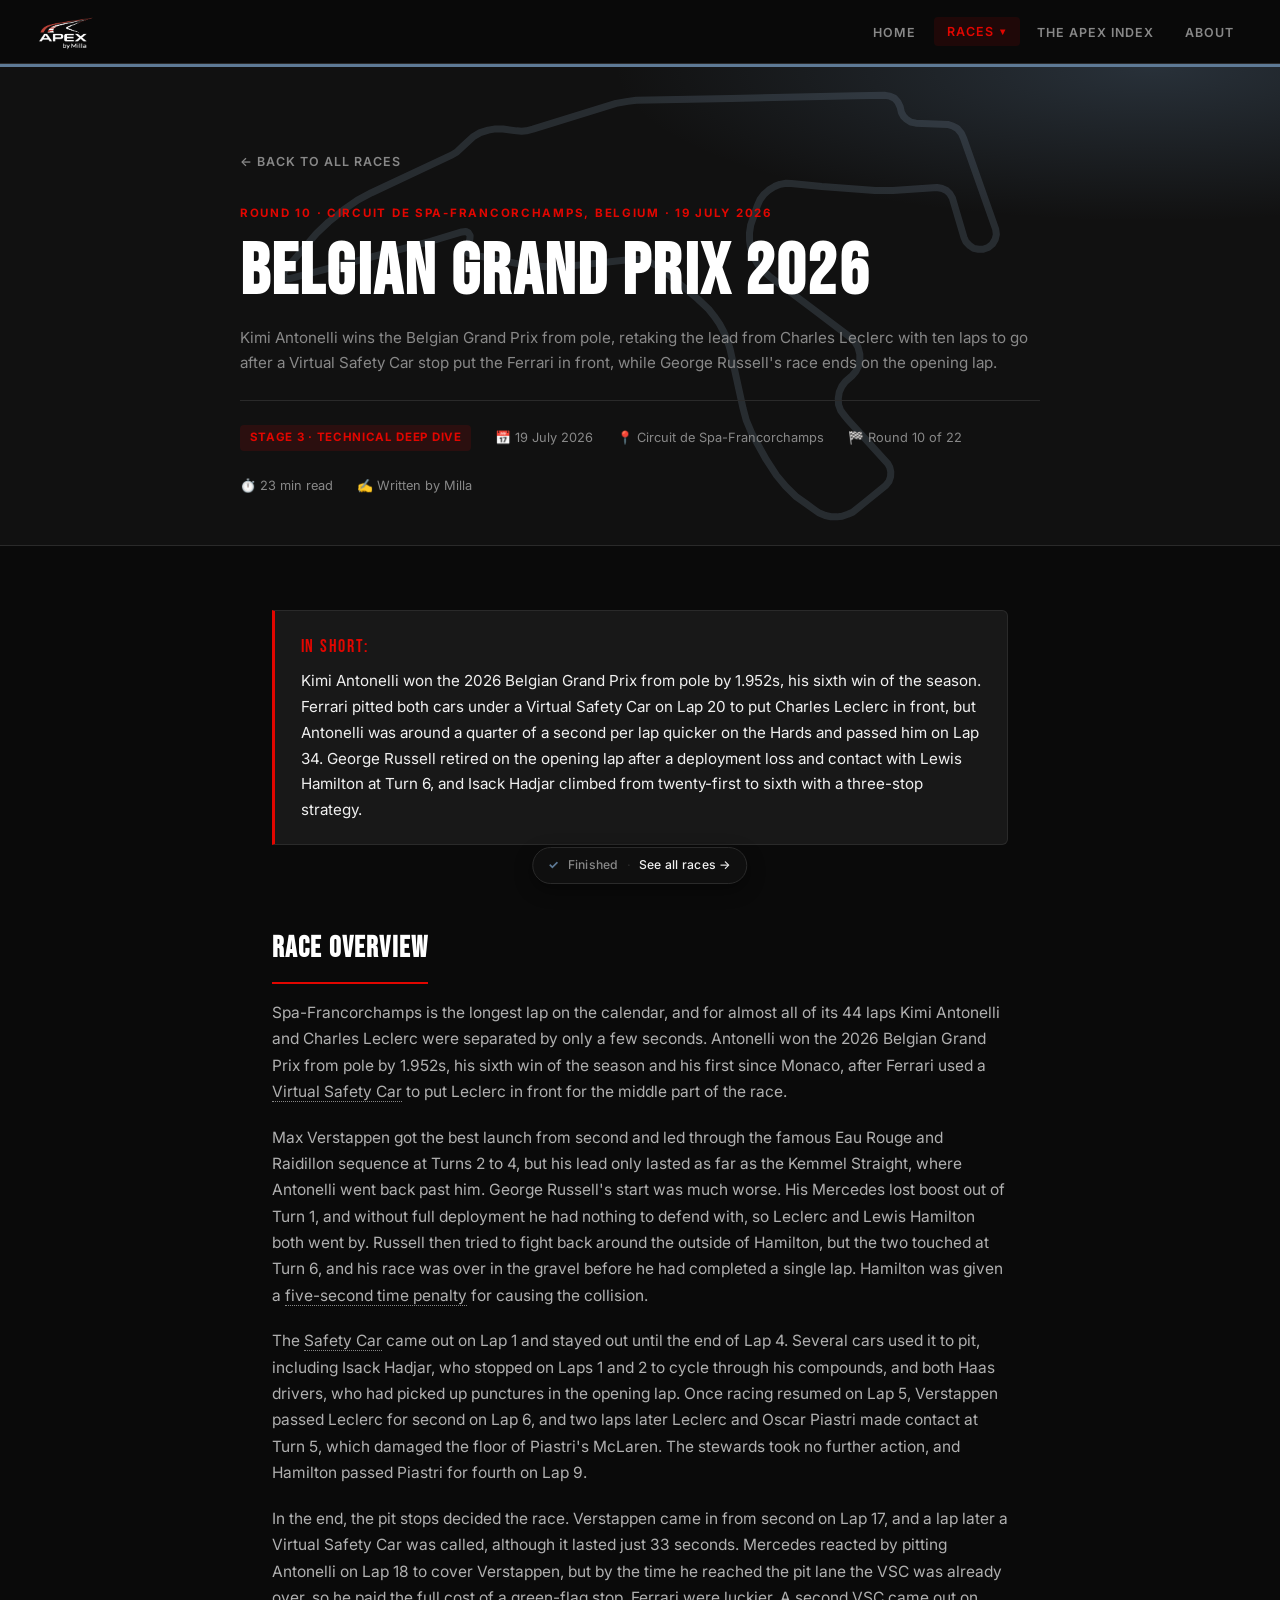
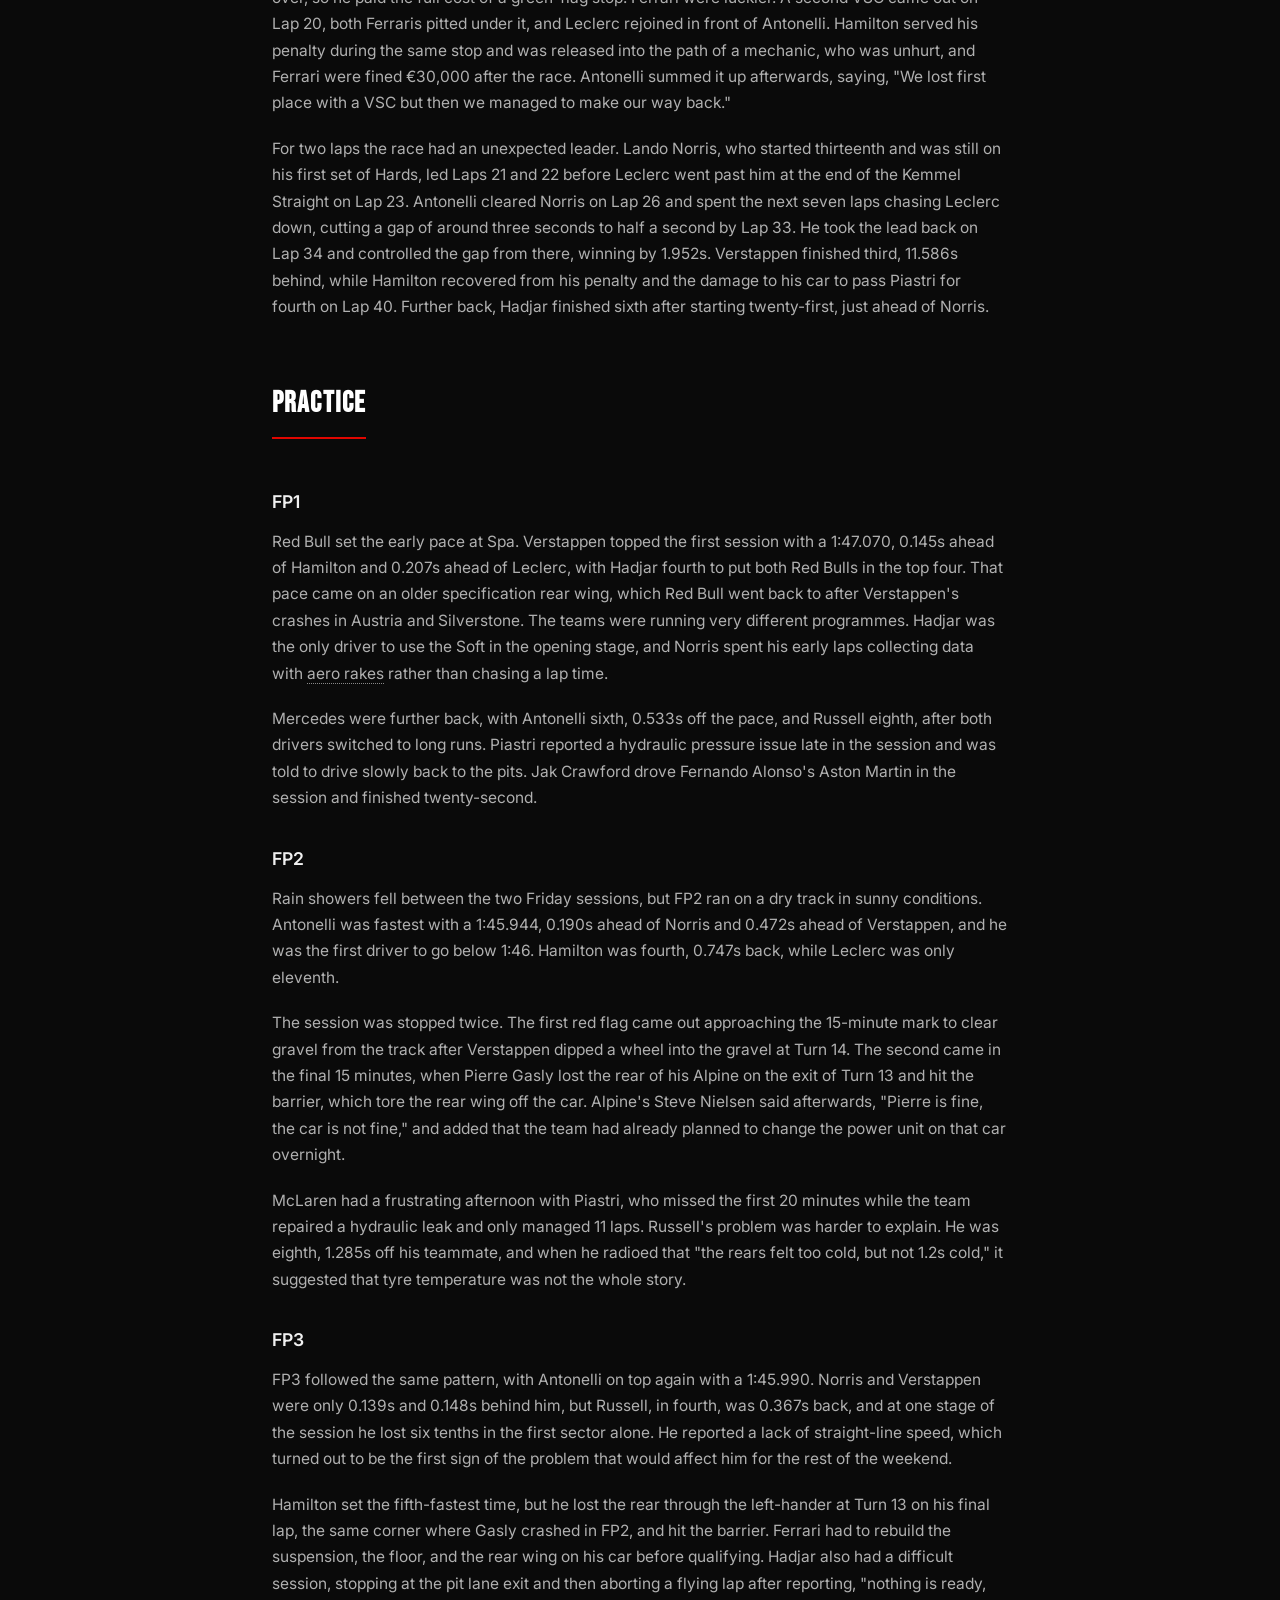
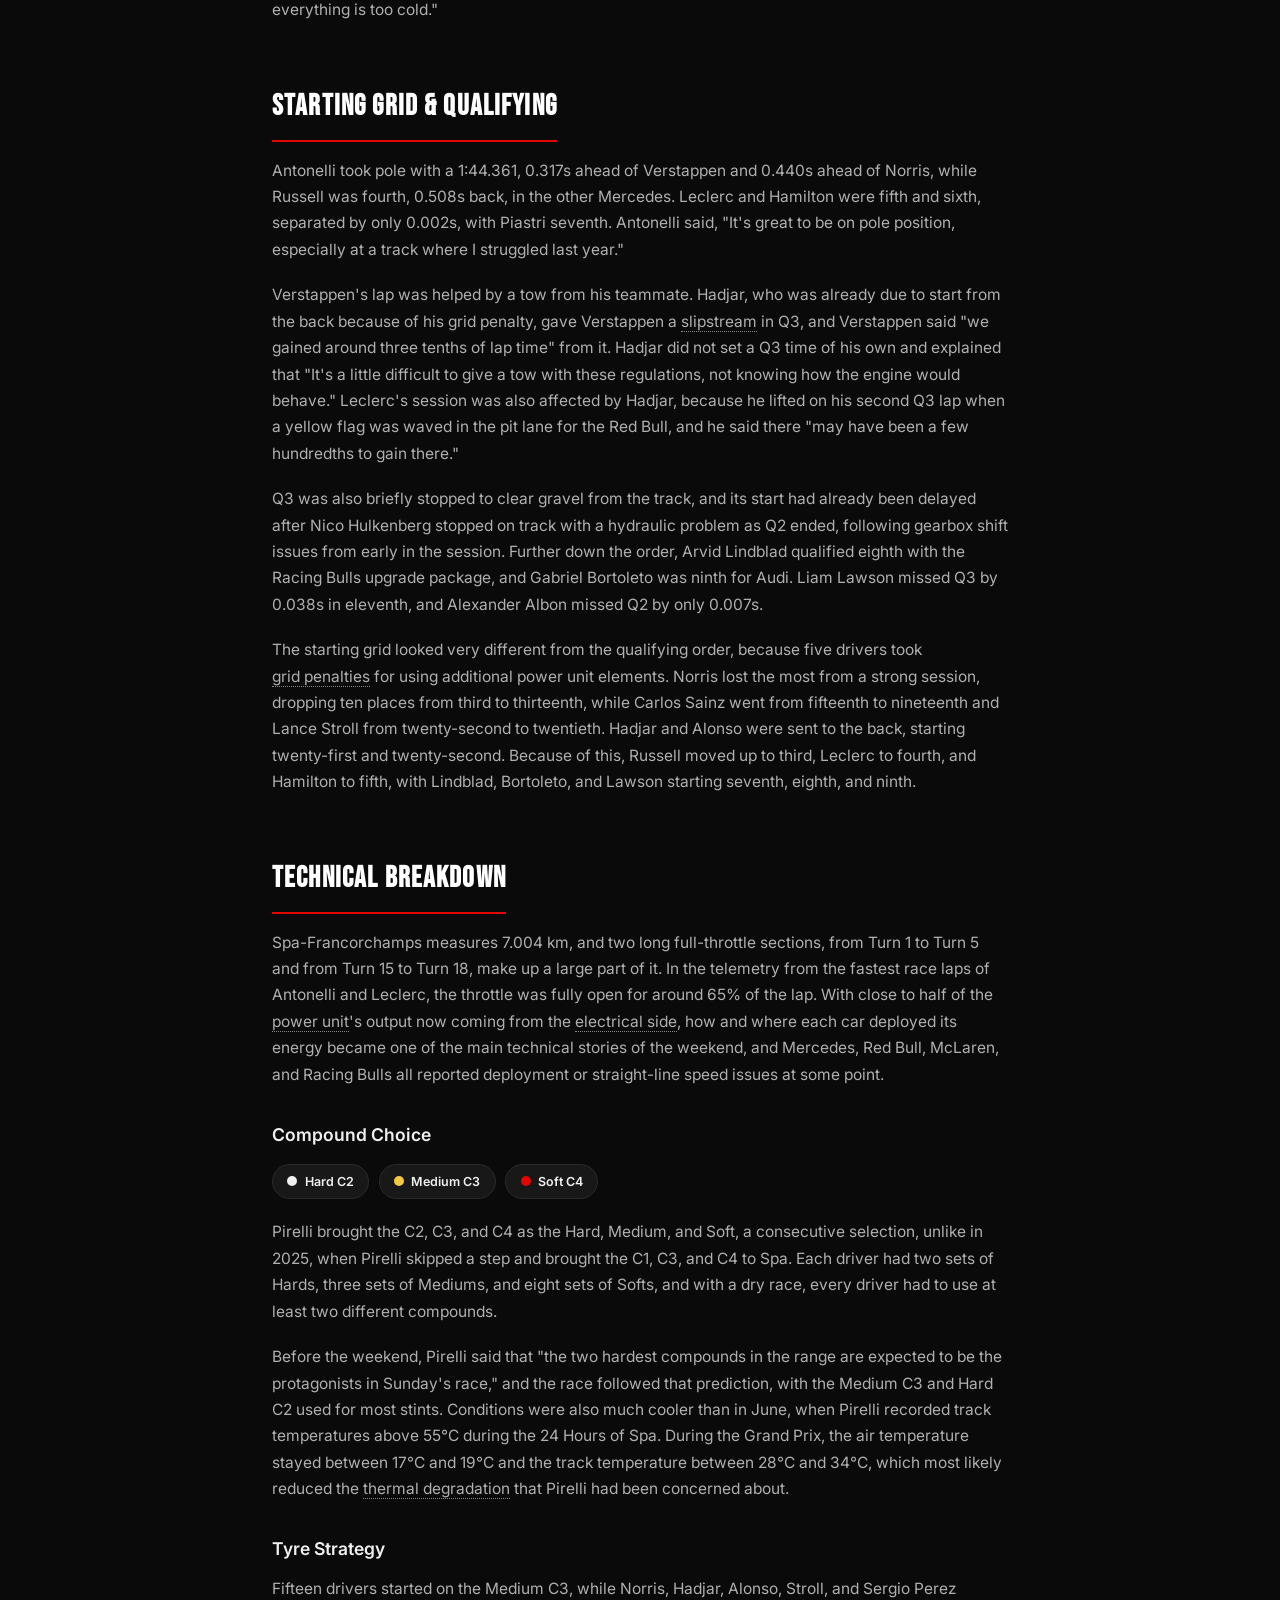
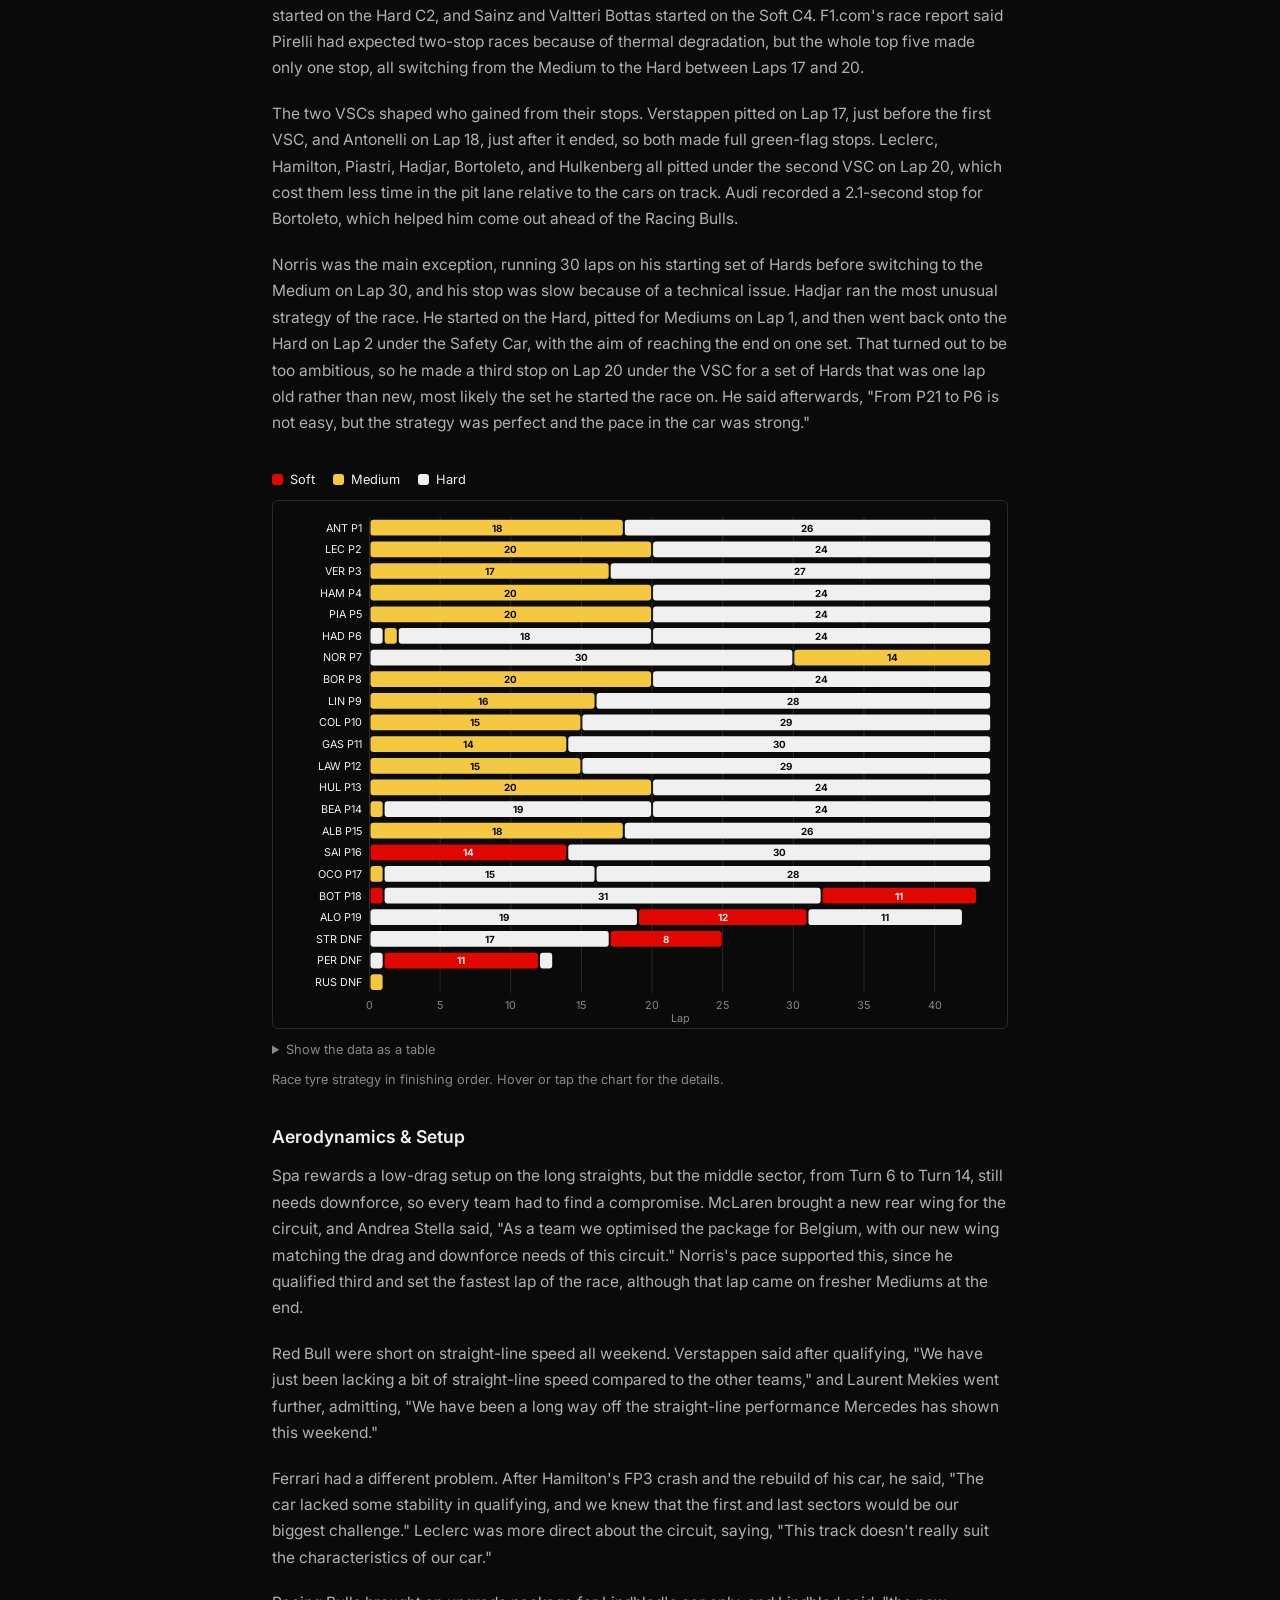
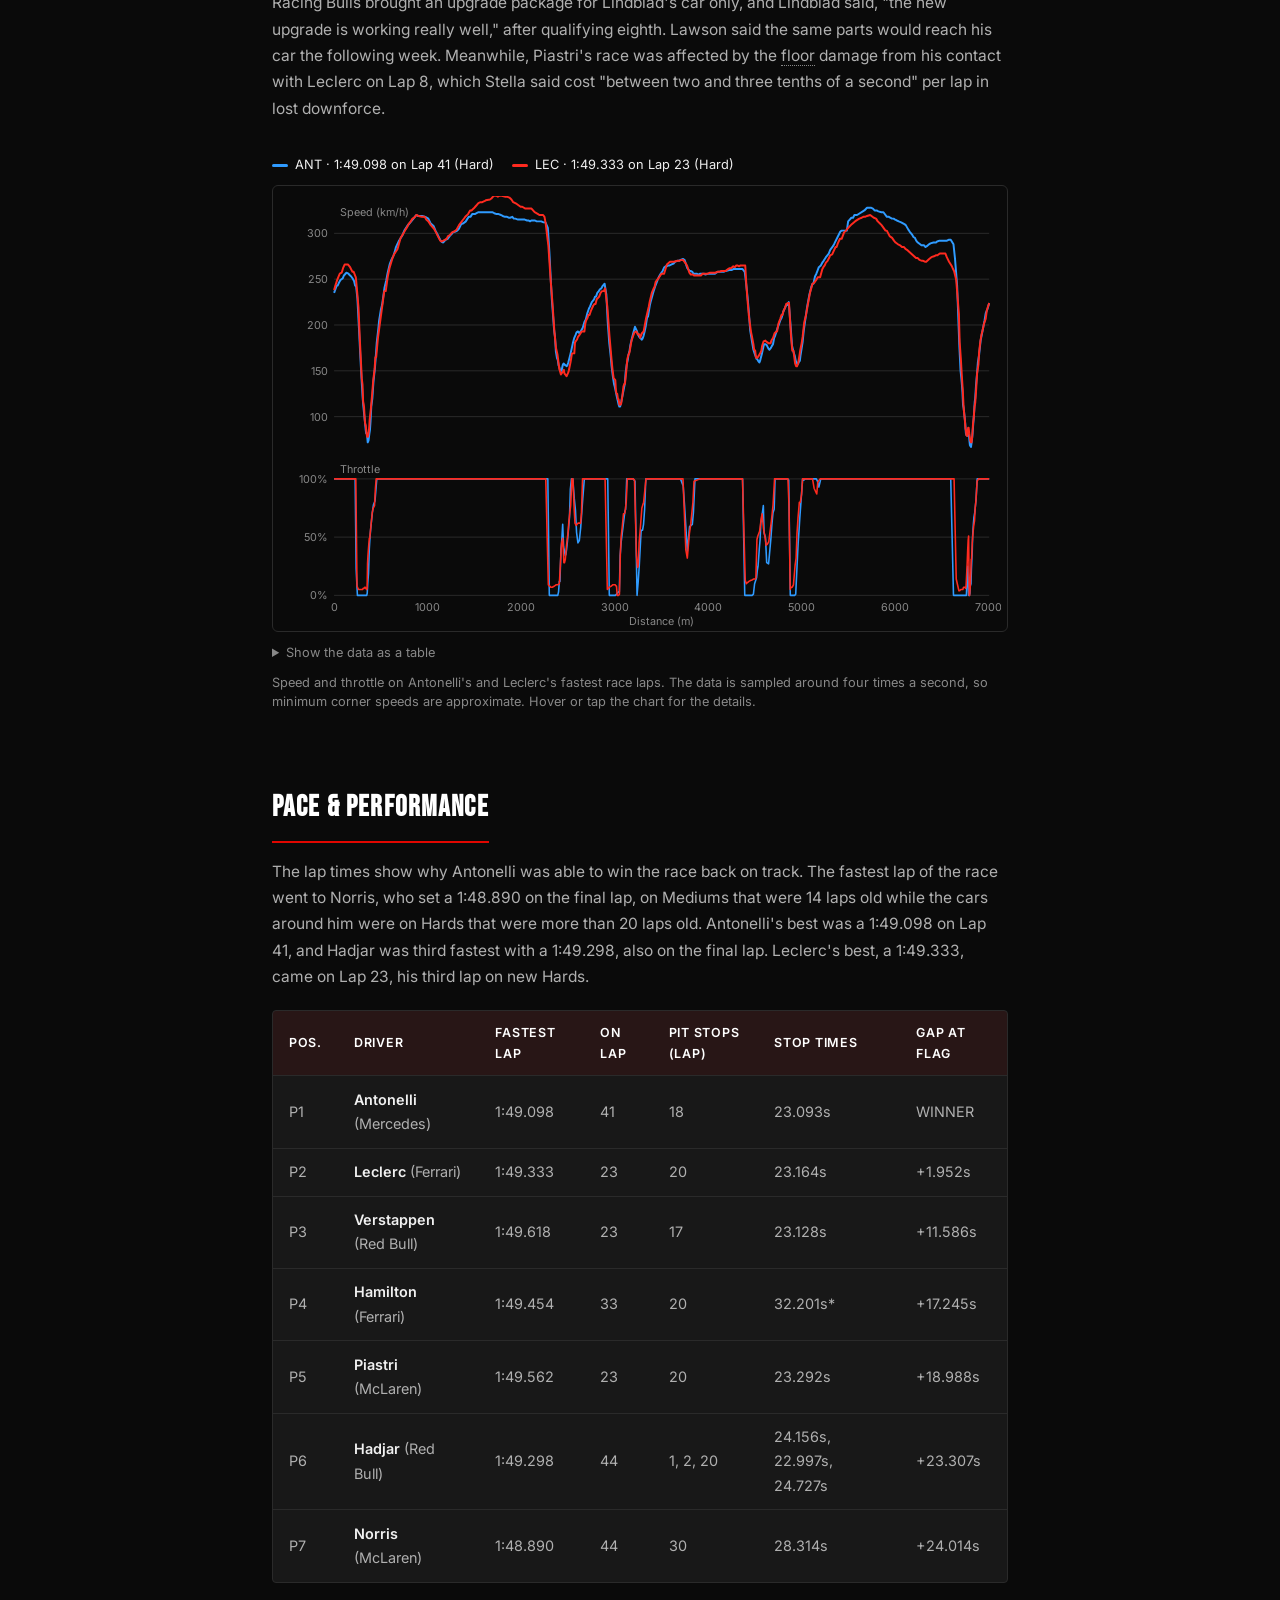
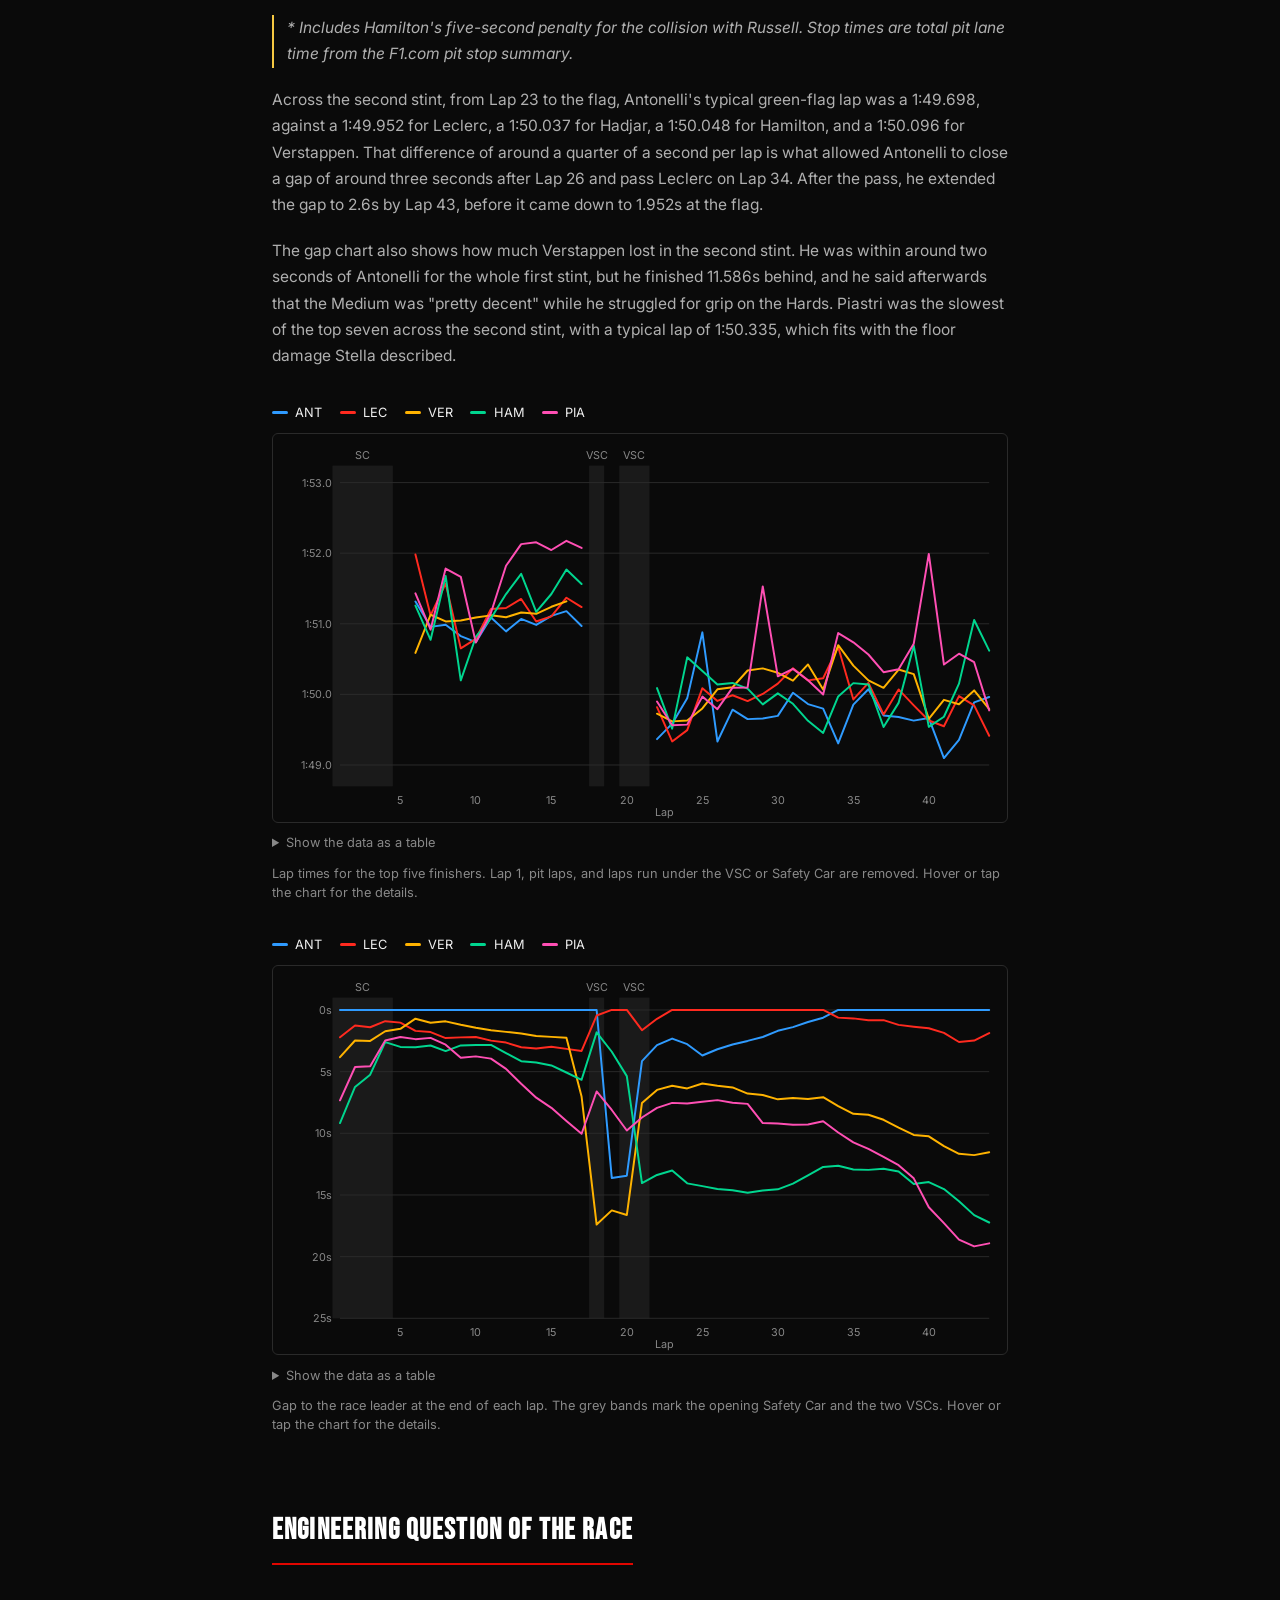
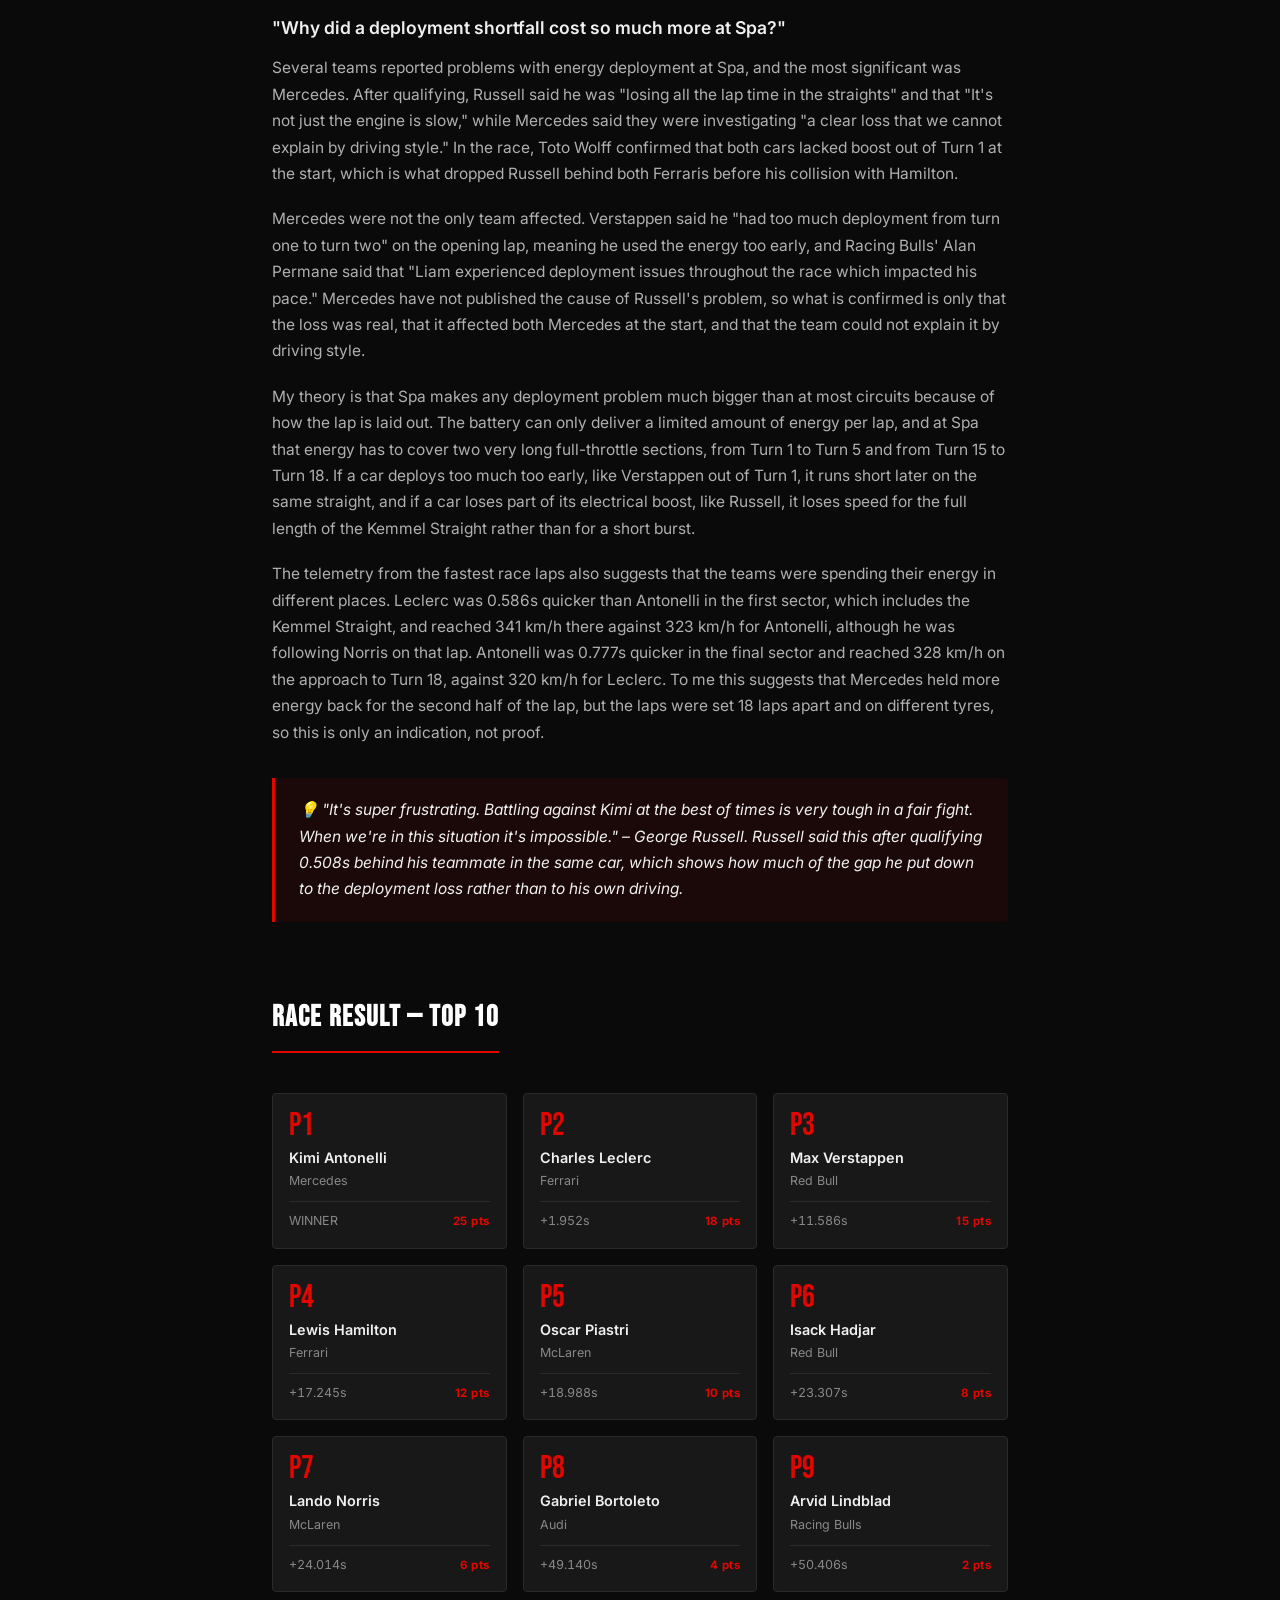
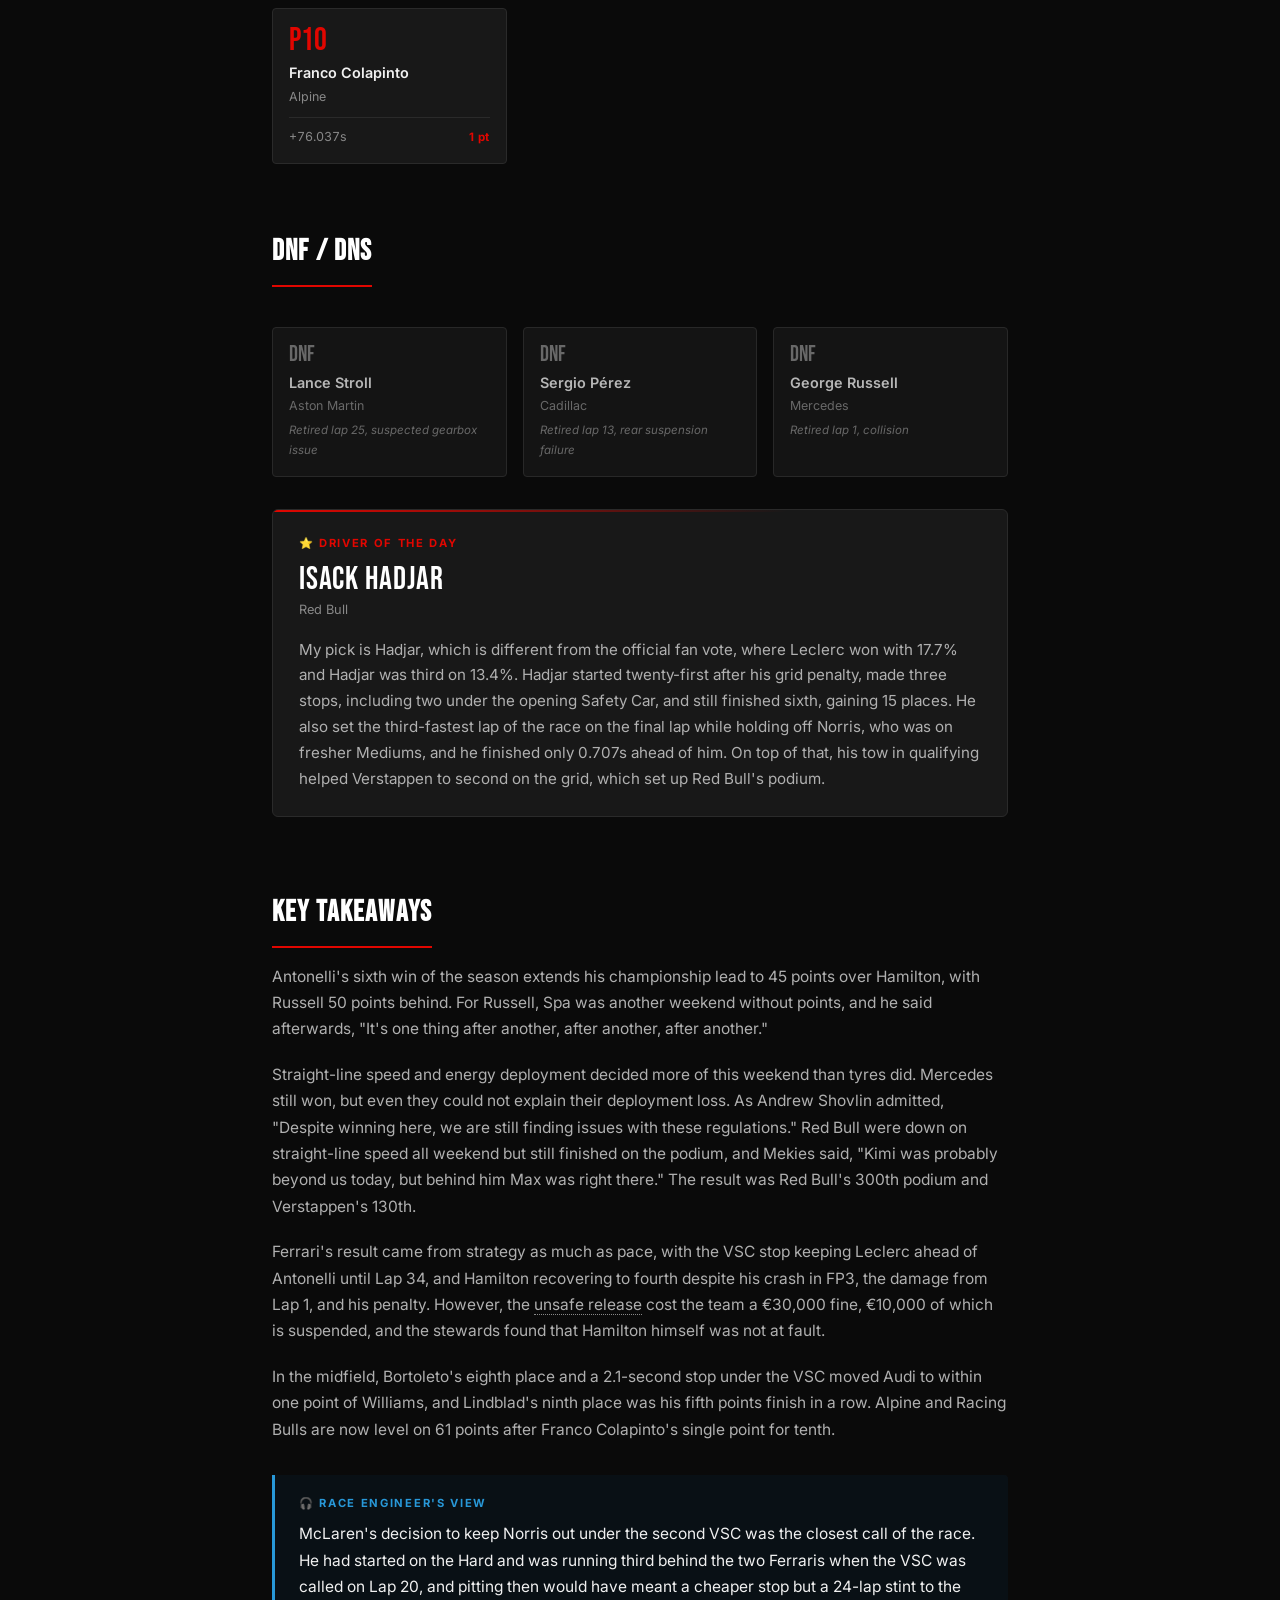
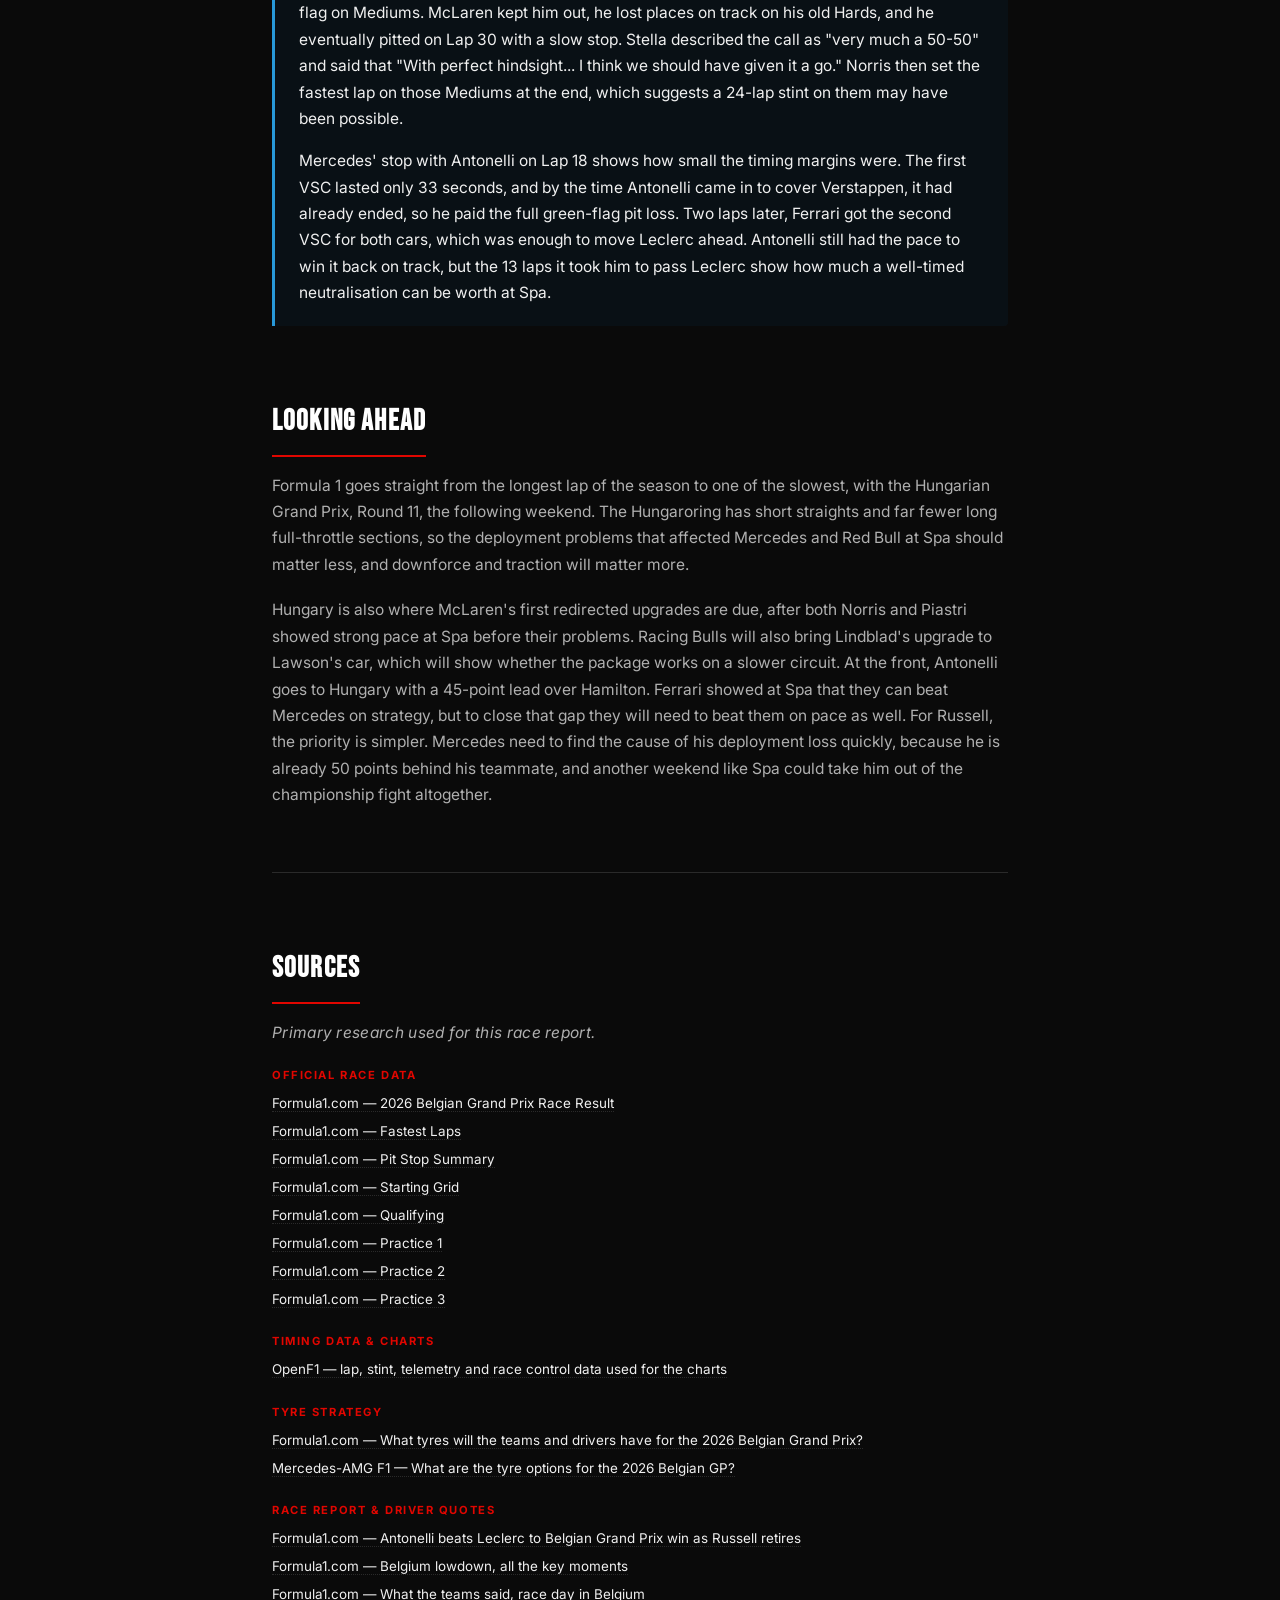
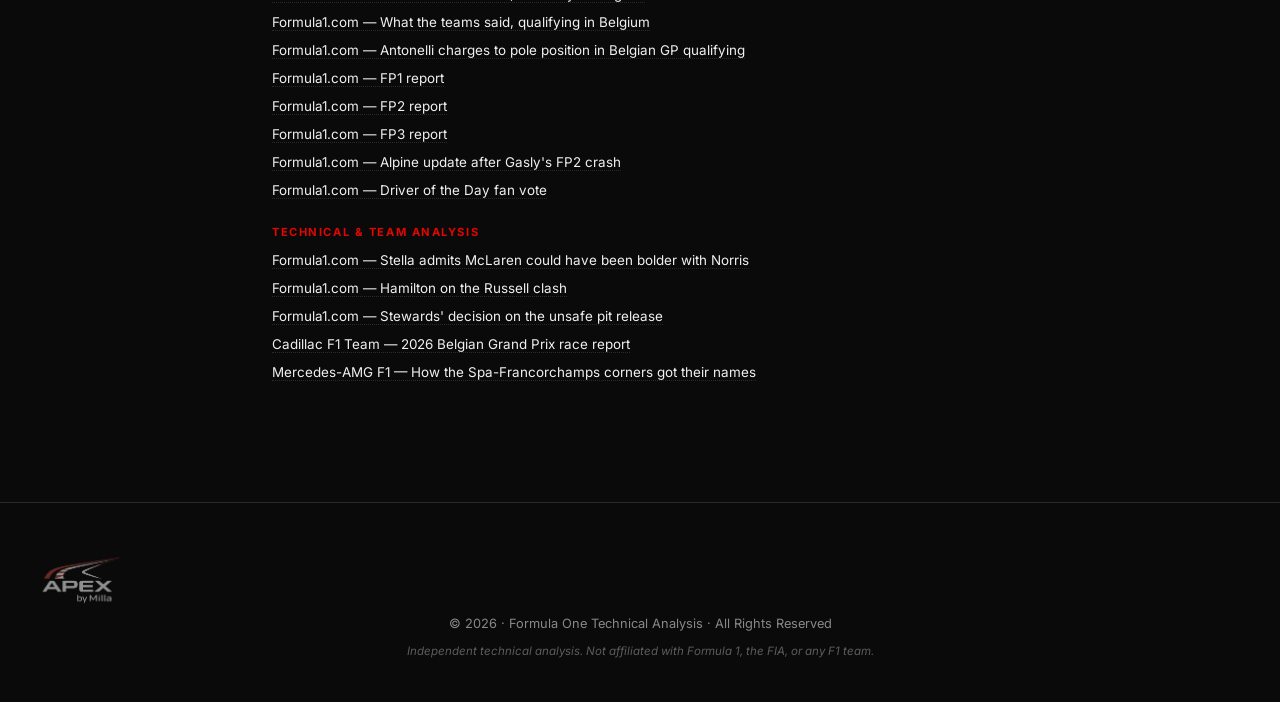
<file: races/belgium.html>
<!DOCTYPE html>
<!--
  BELGIUM · ROUND 10 · SECOND STAGE 3 REPORT · signature colour #5E7A96 (Spa Rain Slate)
  Built from a copy of silverstone.html on 2026-11-09. Normal weekend, FP1, FP2, and FP3.

  ╔══════════════════════════════════════════════════════════════════╗
  ║   APEX BY MILLA — RACE REPORT TEMPLATE                           ║
  ║                                                                  ║
  ║   HOW TO USE:                                                    ║
  ║   1. Make a copy of this file and rename it to the race          ║
  ║      (e.g. canada.html, monaco.html).                            ║
  ║   2. Find every [SQUARE BRACKET] placeholder and replace it      ║
  ║      with the real info.                                         ║
  ║   3. Pick a signature race colour and update the two CSS spots   ║
  ║      flagged with /* SIGNATURE COLOUR */ (see memory for         ║
  ║      country-by-country palette).                                ║
  ║   4. Update the navbar in this file AND in all other race        ║
  ║      pages to add a link to this new race.                       ║
  ║   5. Update index.html: navbar, about-stat counter, season       ║
  ║      progress (counter + bar width), race cards grid, footer.    ║
  ║   6. Update the new-blog-banner in index.html: href, date, text. ║
  ║                                                                  ║
  ║   STAGE 2 SECTIONS INCLUDED:                                     ║
  ║     • Pace & Performance Comparison (with mobile-responsive      ║
  ║       table wrapper)                                             ║
  ║     • Engineering Question of the Race                           ║
  ║     • Race Engineer's View                                       ║
  ║     • Regulation Refinements (only mention if there's something  ║
  ║       new from FIA, remove or skip otherwise)                    ║
  ║                                                                  ║
  ║   STAGE 3 SECTIONS INCLUDED (Silverstone, Round 09, onwards):    ║
  ║     • The short version (TL;DR box at the top, write it LAST)    ║
  ║     • Practice: FP1, FP2 and FP3 recaps                          ║
  ║       (sprint weekends run FP1 only, delete the other two)       ║
  ║     • Compound Choice, with Pirelli-coloured compound pills      ║
  ║     • Driver of the Day, your own pick with the reasoning        ║
  ║     • Points and gap columns on both result grids                ║
  ║     • Stage badge with an explanatory hover tooltip              ║
  ║                                                                  ║
  ║   ALSO INCLUDED:                                                 ║
  ║     • Sprint Box (gold-accented) — remove for non-Sprint races   ║
  ║     • Post-race penalty asterisk CSS — apply if penalties        ║
  ║       changed the on-road order                                  ║
  ║     • Sources section at the bottom — fill with primary sources  ║
  ║     • Independence/non-affiliation disclaimer in footer          ║
  ║                                                                  ║
  ║   RULES (from memory — these MUST be followed):                  ║
  ║                                                                  ║
  ║   NAMES — the surname-only rule:                                 ║
  ║     • First mention of a driver in PROSE uses the full name.     ║
  ║       Every mention after that is surname only.                  ║
  ║       e.g. "Charles Leclerc seized the lead" ... later ...       ║
  ║            "Leclerc was forced to defend"                        ║
  ║     • EXCEPTION 1: pull-quote and highlight-box attributions     ║
  ║       always keep the FULL name, even late in the report.        ║
  ║     • EXCEPTION 2: lists of drivers keep everyone's full name,   ║
  ║       even if one of them was already mentioned.                 ║
  ║     • EXCEPTION 3: "Kimi" is fine as a first-name reference      ║
  ║       for Antonelli.                                             ║
  ║     • NEVER apply this inside result cards, DNF cards, pace      ║
  ║       tables, or the words of a verbatim quote. Those follow     ║
  ║       the official classification.                               ║
  ║                                                                  ║
  ║   PUNCTUATION:                                                   ║
  ║     • NO em dashes in prose. Use a comma, or rewrite.            ║
  ║       Em dashes are allowed ONLY in: title and meta tags,        ║
  ║       section headings (Race Result — Top 10), aria-labels,      ║
  ║       and source link text.                                      ║
  ║     • En dashes are allowed in ONE place only: directly          ║
  ║       before a quote attribution in the highlight box.           ║
  ║       Never mid-sentence. Use a comma there instead.             ║
  ║     • NO semicolons in prose. Split the sentence, or use         ║
  ║       "and" / "which".                                           ║
  ║     • Avoid colons in prose, DNF reason cards included.          ║
  ║       DNF format is "Retired lap 6, start contact".              ║
  ║     • Oxford comma in every list of three or more.               ║
  ║                                                                  ║
  ║   TERMINOLOGY:                                                   ║
  ║     • Corners are ALWAYS "Turn 4", never a proper name.          ║
  ║       Only exception is a globally famous nickname stated        ║
  ║       with the number ("the Wall of Champions at Turn 14").      ║
  ║     • Tyre compounds are capitalised: Hard, Medium, Soft,        ║
  ║       with codes C1 to C5. Descriptive adjectives stay           ║
  ║       lower case ("the softer tyre").                            ║
  ║                                                                  ║
  ║   VOICE:                                                         ║
  ║     • Preserve Milla's writing exactly. Only fix typos.          ║
  ║     • Race Engineer's View is THIRD PERSON and observational,    ║
  ║       never "I would have...". See the section note below.       ║
  ║     • Flag unconfirmed theories in first person instead          ║
  ║       ("my theory is that...") and say what IS confirmed.        ║
  ║     • Technical sections carry no literary flourish at all.      ║
  ║       Race Overview and Looking Ahead may open with one.         ║
  ║     • Split long paragraphs at natural beat breaks.              ║
  ║     • Verify all race data and engineering claims against        ║
  ║       primary sources (F1.com, FIA, Pirelli) before writing.     ║
  ║     • Never describe the site as a "fan" project.                ║
  ╚══════════════════════════════════════════════════════════════════╝
-->
<html lang="en">
<head>
  <meta charset="UTF-8" />
  <meta name="viewport" content="width=device-width, initial-scale=1.0" />
  <title>2026 Belgian GP Technical Analysis — Apex by Milla</title>
  <meta name="description" content="Technical analysis of the 2026 Belgian Grand Prix, where Antonelli beat Leclerc by 1.9 seconds after a VSC pit stop swung the lead and Russell retired on the opening lap." />

  <!-- Open Graph -->
  <meta property="og:type"        content="article" />
  <meta property="og:url"         content="https://apexbymilla.com/races/belgium.html" />
  <meta property="og:title"       content="2026 Belgian GP Technical Analysis — Apex by Milla" />
  <meta property="og:description" content="Technical analysis of the 2026 Belgian Grand Prix, where Antonelli beat Leclerc by 1.9 seconds after a VSC pit stop swung the lead and Russell retired on the opening lap." />
  <meta property="og:image"       content="https://apexbymilla.com/social-share.png" />
  <meta property="article:published_time" content="2026-07-19" />

  <!-- Twitter Card -->
  <meta name="twitter:card"        content="summary_large_image" />
  <meta name="twitter:site"        content="@apexbymilla" />
  <meta name="twitter:title"       content="2026 Belgian GP Technical Analysis — Apex by Milla" />
  <meta name="twitter:description" content="Technical analysis of the 2026 Belgian Grand Prix, where Antonelli beat Leclerc by 1.9 seconds after a VSC pit stop swung the lead and Russell retired on the opening lap." />
  <meta name="twitter:image"       content="https://apexbymilla.com/social-share.png" />

  <!-- Canonical -->
  <link rel="canonical" href="https://apexbymilla.com/races/belgium.html" />

  <!-- Structured Data -->
  <script type="application/ld+json">
  {
    "@context": "https://schema.org",
    "@type": "BlogPosting",
    "headline": "2026 Belgian GP Technical Analysis",
    "description": "Technical analysis of the 2026 Belgian Grand Prix, where Antonelli beat Leclerc by 1.9 seconds after a VSC pit stop swung the lead and Russell retired on the opening lap.",
    "author": { "@type": "Person", "name": "Milla", "url": "https://apexbymilla.com" },
    "publisher": { "@type": "Organization", "name": "Apex by Milla", "url": "https://apexbymilla.com" },
    "datePublished": "2026-07-19",
    "url": "https://apexbymilla.com/races/belgium.html",
    "mainEntityOfPage": "https://apexbymilla.com/races/belgium.html"
  }
  </script>

  <style>
/* ================================================
   APEX BY MILLA — Global Stylesheet (inline)
   ================================================ */

@import url('https://fonts.googleapis.com/css2?family=Inter:wght@300;400;500;600;700;900&family=Bebas+Neue&display=swap');

*, *::before, *::after { box-sizing: border-box; margin: 0; padding: 0; }

:root {
  --red:       #E10600;
  --red-dark:  #b00400;
  --black:     #0a0a0a;
  --dark:      #111111;
  --card:      #181818;
  --border:    #2a2a2a;
  --text:      #f0f0f0;
  --muted:     #888888;
  --white:     #ffffff;
  --gold:      #F5C842;
}

html { scroll-behavior: smooth; }

body {
  background-color: var(--black);
  color: var(--text);
  font-family: 'Inter', sans-serif;
  font-size: 16px;
  line-height: 1.7;
  min-height: 100vh;
}

a { color: inherit; text-decoration: none; }
img { max-width: 100%; display: block; }

::-webkit-scrollbar { width: 6px; }
::-webkit-scrollbar-track { background: var(--dark); }
::-webkit-scrollbar-thumb { background: #5E7A96; border-radius: 3px; } /* SIGNATURE COLOUR: Belgium, Spa Rain Slate */

/* ---------- Navigation ---------- */
.navbar {
  position: sticky; top: 0; z-index: 100;
  background: rgba(10,10,10,0.95);
  backdrop-filter: blur(12px);
  border-bottom: 1px solid var(--border);
  padding: 0 2rem;
  display: flex; align-items: center; justify-content: space-between;
  height: 64px;
}
.nav-logo { display: flex; align-items: center; flex-shrink: 0; }
.nav-links { display: flex; align-items: center; gap: 0.25rem; list-style: none; }
.nav-links a {
  font-size: 0.78rem; font-weight: 600; letter-spacing: 0.08em;
  text-transform: uppercase; color: var(--muted);
  padding: 0.45rem 0.85rem; border-radius: 4px;
  transition: color 0.2s, background 0.2s; white-space: nowrap;
}
.nav-links a:hover, .nav-links a.active { color: var(--white); background: var(--border); }
.nav-links a.race-link { color: var(--text); }
.nav-links a.race-link:hover { color: var(--red); background: rgba(225,6,0,0.1); }
.nav-links a.race-link.active { color: var(--red); background: rgba(225,6,0,0.1); }

.hamburger {
  display: none; flex-direction: column; gap: 5px; cursor: pointer;
  background: none; border: none; padding: 4px;
}
.hamburger span { display: block; width: 24px; height: 2px; background: var(--text); border-radius: 2px; transition: all 0.3s; }

/* ---------- Races dropdown ---------- */
/* Replaces the long per-race link list so the navbar still fits as the
   season grows. Desktop opens on hover, mobile and keyboard open on click. */
.nav-races { position: relative; }
.nav-races-toggle {
  font-family: inherit; font-size: 0.78rem; font-weight: 600; letter-spacing: 0.08em;
  text-transform: uppercase; color: var(--text);
  background: none; border: none; cursor: pointer;
  padding: 0.45rem 0.85rem; border-radius: 4px;
  display: flex; align-items: center; gap: 0.35rem; white-space: nowrap;
  transition: color 0.2s, background 0.2s;
}
.nav-races-toggle:hover,
.nav-races.current > .nav-races-toggle,
.nav-races.open > .nav-races-toggle { color: var(--red); background: rgba(225,6,0,0.1); }
.nav-races-toggle .nav-chev { font-size: 0.6rem; line-height: 1; transition: transform 0.2s; }
.nav-races.open .nav-chev { transform: rotate(180deg); }
.nav-races-panel {
  position: absolute; top: calc(100% + 0.45rem); left: 0;
  background: var(--dark); border: 1px solid var(--border); border-radius: 6px;
  padding: 0.6rem; box-shadow: 0 14px 34px rgba(0,0,0,0.6);
  display: none; z-index: 120;
}
.nav-races.open > .nav-races-panel { display: block; }
/* Invisible bridge over the gap between the button and the panel, so the
   mouse never leaves the dropdown on its way down to a race. */
.nav-races-panel::before { content: ""; position: absolute; left: 0; right: 0; top: -0.6rem; height: 0.6rem; }
/* ✏️ Once you pass about 12 races, change repeat(2 to repeat(3 so the panel
   stays short rather than tall. */
.nav-races-grid { display: grid; grid-template-columns: repeat(2, minmax(148px, 1fr)); gap: 0.1rem; }
.nav-races-panel a {
  display: block; white-space: nowrap; padding: 0.5rem 0.75rem; border-radius: 4px;
  font-size: 0.78rem; font-weight: 600; letter-spacing: 0.05em; text-transform: uppercase;
  color: var(--text); transition: color 0.2s, background 0.2s;
}
.nav-races-panel a:hover,
.nav-races-panel a.active { color: var(--red); background: rgba(225,6,0,0.1); }
@media (max-width: 768px) {
  .nav-races-toggle { width: 100%; justify-content: space-between; padding: 0.7rem 1rem; font-size: 0.85rem; }
  .nav-races-panel {
    position: static; border: none; background: none; box-shadow: none;
    padding: 0 0 0.3rem 0.6rem;
  }
  .nav-races-grid { grid-template-columns: 1fr; }
  .nav-races-panel a { padding: 0.55rem 1rem; font-size: 0.85rem; }
}

/* ---------- Blog Hero ---------- */
.blog-hero {
  background: var(--dark);
  border-bottom: 1px solid var(--border);
  border-top: 3px solid #5E7A96; /* SIGNATURE COLOUR: Belgium, Spa Rain Slate */
  padding: 5rem 2rem 3rem;
  position: relative;
}
.blog-hero::before {
  content: '';
  position: absolute;
  top: 0;
  left: 0;
  right: 0;
  height: 220px;
  background: radial-gradient(ellipse 60% 100% at 90% 0%, rgba(94,122,150,0.30) 0%, transparent 70%); /* SIGNATURE COLOUR: #5E7A96 as rgb */
  pointer-events: none;
}
.blog-hero-inner { max-width: 800px; margin: 0 auto; position: relative; }
/* Spa-Francorchamps track outline, decorative, lies across the whole hero behind the text.
   preserveAspectRatio meet scales it to fit, so no edge is ever cut off. */
.hero-track {
  position: absolute;
  top: 1.25rem;
  bottom: 1.25rem;
  left: 2rem;
  right: 2rem;
  width: calc(100% - 4rem);
  height: calc(100% - 2.5rem);
  stroke-width: 7px;
  color: #9DB8D4; /* brighter tint of #5E7A96 so it shows on the dark background */
  opacity: 0.16;
  pointer-events: none;
}
@media (max-width: 768px) { .hero-track { stroke-width: 5px; opacity: 0.12; left: 1rem; right: 1rem; width: calc(100% - 2rem); } }
.blog-back {
  display: inline-flex; align-items: center; gap: 0.4rem;
  font-size: 0.78rem; font-weight: 600; letter-spacing: 0.08em; text-transform: uppercase;
  color: var(--muted); margin-bottom: 2rem; transition: color 0.2s;
}
.blog-back:hover { color: var(--text); }
.blog-round {
  font-size: 0.72rem; font-weight: 700; letter-spacing: 0.15em;
  text-transform: uppercase; color: var(--red); margin-bottom: 0.8rem;
}
.blog-title {
  font-family: 'Bebas Neue', sans-serif;
  font-size: clamp(2.5rem, 6vw, 4.5rem);
  letter-spacing: 0.03em; color: var(--white); line-height: 1; margin-bottom: 1rem;
}
.blog-meta {
  display: flex; gap: 1.5rem; flex-wrap: wrap;
  font-size: 0.8rem; color: var(--muted);
  margin-top: 1.5rem; padding-top: 1.5rem; border-top: 1px solid var(--border);
}
.blog-meta span { display: flex; align-items: center; gap: 0.4rem; }

/* ---------- Apex tooltip (shared engine) ---------- */
/* Drives the stage badge now and the glossary terms later. Any element with
   class="apex-tip" holding an .apex-tip-box child works, no extra JS needed. */
.apex-tip { position: relative; cursor: help; }
.apex-tip:focus-visible { outline: 2px solid var(--red); outline-offset: 2px; }
.apex-tip-box {
  position: absolute; top: calc(100% + 0.55rem); left: 0;
  width: max-content; max-width: 260px;
  background: var(--dark); border: 1px solid var(--border); border-radius: 6px;
  padding: 0.7rem 0.85rem; box-shadow: 0 14px 34px rgba(0,0,0,0.6);
  display: none; z-index: 130;
  text-align: left; white-space: normal;
  font-weight: 400; letter-spacing: 0; text-transform: none;
}
.apex-tip.open > .apex-tip-box { display: block; }
/* Invisible bridge over the gap between the term and the box, so moving the
   mouse down onto the box (and its Apex Index link) does not close it */
.apex-tip-box::before { content: ""; position: absolute; left: 0; right: 0; top: -0.7rem; height: 0.7rem; }
.apex-tip.tip-up > .apex-tip-box { top: auto; bottom: calc(100% + 0.55rem); }
.apex-tip.tip-up > .apex-tip-box::before { top: auto; bottom: -0.7rem; }
/* flipped when the box would run off the right edge */
.apex-tip.tip-flip > .apex-tip-box { left: auto; right: 0; }
.apex-tip-term {
  display: block; color: var(--red);
  font-size: 0.72rem; font-weight: 700; letter-spacing: 0.08em;
  text-transform: uppercase; margin-bottom: 0.3rem;
}
.apex-tip-def { display: block; color: var(--text); font-size: 0.8rem; line-height: 1.5; }
.apex-tip-link {
  display: inline-block; margin-top: 0.5rem;
  color: var(--muted); font-size: 0.72rem; font-weight: 600; transition: color 0.2s;
}
.apex-tip-link:hover { color: var(--red); }
/* .blog-meta span sets display:flex on every span inside it, so the tooltip
   parts need winning back explicitly. */
.blog-meta .apex-tip-box { display: none; }
.blog-meta .apex-tip.open > .apex-tip-box { display: block; }
.blog-meta .apex-tip-term, .blog-meta .apex-tip-def { display: block; }
.blog-meta .apex-tip-link { display: inline-block; }
/* Stage badge, moved out of an inline style so the tooltip can anchor to it */
.stage-badge {
  background: rgba(225,6,0,0.12); color: var(--red);
  font-weight: 700; font-size: 0.72rem; letter-spacing: 0.06em;
  text-transform: uppercase; padding: 0.2rem 0.6rem; border-radius: 4px;
}
@media (max-width: 480px) { .apex-tip-box { max-width: 78vw; } }

/* ---------- Blog Content ---------- */
.blog-content { max-width: 800px; margin: 0 auto; padding: 4rem 2rem 6rem; }
.blog-content h2 {
  font-family: 'Bebas Neue', sans-serif;
  font-size: 1.8rem; letter-spacing: 0.04em; color: var(--white);
  margin-top: 2.5rem; margin-bottom: 1rem;
  padding-bottom: 0.5rem; border-bottom: 2px solid var(--red); display: inline-block;
}
.blog-content h3 {
  font-size: 1.1rem; font-weight: 600; color: var(--text);
  margin-top: 2rem; margin-bottom: 0.75rem;
}
.blog-content p { color: #b0b0b0; margin-bottom: 1.2rem; font-size: 0.97rem; }
.blog-content strong { color: var(--text); font-weight: 600; }

.highlight-box {
  background: rgba(225,6,0,0.08);
  border-left: 3px solid var(--red);
  padding: 1.2rem 1.5rem; border-radius: 0 4px 4px 0;
  margin: 2rem 0;
}
.highlight-box p { margin: 0; color: var(--text); font-style: italic; }

/* ---------- Driver / DNF Cards ---------- */
.driver-grid {
  display: grid;
  grid-template-columns: repeat(auto-fill, minmax(200px, 1fr));
  gap: 1rem; margin: 1.5rem 0;
}
.driver-card { background: var(--card); border: 1px solid var(--border); border-radius: 4px; padding: 1rem; }
.driver-pos { font-family: 'Bebas Neue', sans-serif; font-size: 2rem; color: var(--red); line-height: 1; }
.driver-name { font-weight: 600; font-size: 0.9rem; color: var(--text); margin-top: 0.25rem; }
.driver-team { font-size: 0.78rem; color: var(--muted); }

/* ---------- Result card points and gap (Stage 3) ---------- */
.driver-result {
  display: flex; align-items: baseline; justify-content: space-between; gap: 0.5rem;
  margin-top: 0.6rem; padding-top: 0.5rem; border-top: 1px solid var(--border);
}
.driver-gap { font-size: 0.78rem; color: var(--muted); font-variant-numeric: tabular-nums; }
.driver-points { font-size: 0.72rem; font-weight: 700; letter-spacing: 0.04em; color: var(--red); white-space: nowrap; }
/* Sprint cards borrow the gold accent so the two grids read differently */
.sprint-box .driver-points { color: var(--gold); }
.dnf-card .driver-result { display: none; }

.dnf-card { border-color: #333333; opacity: 0.75; }
.dnf-pos { font-family: 'Bebas Neue', sans-serif; font-size: 1.4rem; color: var(--muted) !important; line-height: 1; }
.dnf-reason { font-size: 0.72rem; color: var(--muted); margin-top: 0.3rem; font-style: italic; }

/* Penalty / position-change note under driver cards */
.position-note {
  font-size: 0.7rem;
  color: var(--gold);
  margin-top: 0.4rem;
  font-style: italic;
  line-height: 1.3;
}
.penalty-footnote {
  font-size: 0.78rem;
  color: var(--muted);
  font-style: italic;
  margin-top: 1rem;
  padding-left: 0.8rem;
  border-left: 2px solid var(--gold);
}

/* ---------- Sprint Weekend ---------- */
.sprint-box {
  background: rgba(255, 180, 0, 0.05);
  border: 1px solid rgba(255, 180, 0, 0.25);
  border-radius: 6px;
  padding: 1.8rem;
  margin: 2.5rem 0;
}
.sprint-header { display: flex; align-items: center; gap: 1rem; margin-bottom: 1.2rem; }
.sprint-badge {
  background: rgba(255, 180, 0, 0.15);
  border: 1px solid rgba(255, 180, 0, 0.4);
  color: #f0b400;
  font-size: 0.7rem; font-weight: 700; letter-spacing: 0.12em;
  text-transform: uppercase; padding: 0.3rem 0.75rem; border-radius: 2px; white-space: nowrap;
}
.sprint-title {
  font-family: 'Bebas Neue', sans-serif;
  font-size: 1.8rem; letter-spacing: 0.04em; color: var(--white);
  border-bottom: 2px solid #f0b400 !important;
  display: inline-block; padding-bottom: 0.3rem; margin: 0 !important;
}
.sprint-box h3 { font-size: 1rem; font-weight: 600; color: var(--text); margin-top: 1.5rem; margin-bottom: 0.6rem; }
.sprint-box p { color: #b0b0b0; font-size: 0.97rem; margin-bottom: 1rem; }

/* ---------- Stage 2 Pace Table ---------- */
.pace-table-wrapper {
  margin: 1.2rem 0 2rem;
  overflow-x: auto;
  -webkit-overflow-scrolling: touch;
  border-radius: 4px;
  border: 1px solid var(--border);
  background: var(--card);
}
.pace-table {
  width: 100%;
  border-collapse: collapse;
  margin: 0;
  font-size: 0.9rem;
}
.pace-table th, .pace-table td {
  padding: 0.7rem 1rem;
  text-align: left;
  border-bottom: 1px solid var(--border);
}
.pace-table th {
  background: rgba(225,6,0,0.08);
  color: var(--white);
  font-weight: 600;
  font-size: 0.78rem;
  letter-spacing: 0.06em;
  text-transform: uppercase;
}
.pace-table tr:last-child td { border-bottom: none; }
.pace-table td { color: #b0b0b0; }
.pace-table td strong { color: var(--text); }

/* ---------- Engineer's View Box ---------- */
.engineer-box {
  background: rgba(0, 120, 200, 0.06);
  border-left: 3px solid #2898d8;
  padding: 1.2rem 1.5rem;
  border-radius: 0 4px 4px 0;
  margin: 2rem 0;
}
.engineer-box .engineer-label {
  font-size: 0.7rem;
  font-weight: 700;
  letter-spacing: 0.15em;
  text-transform: uppercase;
  color: #2898d8;
  margin-bottom: 0.5rem;
  display: block;
}
.engineer-box p { margin: 0; color: var(--text); }

/* ---------- Stage 3: the short version (TL;DR) ---------- */
.short-version {
  background: var(--card); border: 1px solid var(--border);
  border-left: 3px solid var(--red); border-radius: 0 6px 6px 0;
  padding: 1.3rem 1.6rem; margin: 0 0 2.5rem;
}
.short-version-label {
  font-family: 'Bebas Neue', sans-serif; font-size: 1.1rem;
  letter-spacing: 0.1em; text-transform: uppercase; color: var(--red);
  display: block; margin-bottom: 0.4rem;
}
.short-version p { margin: 0; color: var(--text); font-size: 0.95rem; }

/* ---------- Stage 3: compound choice pills ---------- */
.compound-row { display: flex; gap: 0.6rem; flex-wrap: wrap; margin: 0.9rem 0 1.3rem; }
.compound-pill {
  display: inline-flex; align-items: center; gap: 0.45rem;
  background: var(--card); border: 1px solid var(--border); border-radius: 20px;
  padding: 0.35rem 0.9rem; font-size: 0.78rem; font-weight: 600; color: var(--text);
}
.compound-dot { width: 10px; height: 10px; border-radius: 50%; display: inline-block; flex-shrink: 0; }
/* Pirelli colours: Hard white, Medium yellow, Soft red */
.compound-hard   .compound-dot { background: #f0f0f0; }
.compound-medium .compound-dot { background: #F5C842; }
.compound-soft   .compound-dot { background: #E10600; }

/* ---------- Stage 3: Driver of the Day ---------- */
.dotd-card {
  background: var(--card); border: 1px solid var(--border); border-radius: 6px;
  padding: 1.5rem 1.6rem; margin: 2rem 0; position: relative; overflow: hidden;
}
.dotd-card::before {
  content: ''; position: absolute; top: 0; left: 0; right: 0; height: 2px;
  background: linear-gradient(90deg, var(--red), transparent 70%);
}
.dotd-label {
  font-size: 0.7rem; font-weight: 700; letter-spacing: 0.15em; text-transform: uppercase;
  color: var(--red); display: block; margin-bottom: 0.7rem;
}
.dotd-name {
  font-family: 'Bebas Neue', sans-serif; font-size: 2rem; letter-spacing: 0.03em;
  color: var(--white); line-height: 1; margin-bottom: 0.15rem;
}
.dotd-team { font-size: 0.8rem; color: var(--muted); margin-bottom: 1rem; }
.dotd-card p { margin: 0; color: #b0b0b0; font-size: 0.95rem; }

/* ---------- Footer ---------- */
.footer {
  padding: 2.5rem 2rem; text-align: center;
  color: var(--muted); font-size: 0.8rem;
  border-top: 1px solid var(--border);
}
.footer span { color: var(--red); }

/* ---------- Responsive ---------- */
@media (max-width: 768px) {
  .nav-links {
    display: none; position: fixed; top: 64px; left: 0; right: 0;
    background: var(--dark); border-bottom: 1px solid var(--border);
    flex-direction: column; align-items: stretch; padding: 1rem; gap: 0.25rem;
  }
  .nav-links.open { display: flex; }
  .nav-links a { padding: 0.7rem 1rem; font-size: 0.85rem; }
  .hamburger { display: flex; }
  .blog-hero { padding: 3.5rem 1.5rem 2rem; }
  .blog-meta { gap: 0.8rem; font-size: 0.75rem; }
  .blog-content { padding: 2.5rem 1.5rem 4rem; }
  .blog-content h2 { font-size: 1.4rem; }
  .driver-grid { grid-template-columns: 1fr; }
  .pace-table { font-size: 0.82rem; }
  .pace-table th, .pace-table td { padding: 0.55rem 0.7rem; }
}

/* ---------- Sources Section ---------- */
.sources-section {
  margin-top: 4rem;
  padding-top: 2rem;
  border-top: 1px solid var(--border);
}
.sources-title {
  font-family: 'Bebas Neue', sans-serif;
  font-size: 1.4rem;
  letter-spacing: 0.05em;
  color: var(--muted);
  margin-bottom: 0.3rem;
  text-transform: uppercase;
}
.sources-subtitle {
  font-size: 0.78rem;
  color: var(--muted);
  font-style: italic;
  margin-bottom: 1.5rem;
  letter-spacing: 0.02em;
}
.sources-group { margin-bottom: 1.4rem; }
.sources-group-label {
  font-size: 0.7rem;
  font-weight: 700;
  letter-spacing: 0.14em;
  text-transform: uppercase;
  color: var(--red);
  margin-bottom: 0.5rem;
}
.sources-list { list-style: none; padding: 0; margin: 0; }
.sources-list li {
  font-size: 0.84rem;
  color: #b0b0b0;
  margin-bottom: 0.45rem;
  line-height: 1.55;
}
.sources-list a {
  color: var(--text);
  text-decoration: none;
  border-bottom: 1px dotted var(--border);
  transition: color 0.2s, border-color 0.2s;
}
.sources-list a:hover {
  color: var(--red);
  border-bottom-color: var(--red);
}

/* ---------- Scroll Animations ---------- */
.reveal { opacity: 0; transform: translateY(28px); transition: opacity 0.65s ease, transform 0.65s ease; }
.reveal.visible { opacity: 1; transform: translateY(0); }
.reveal-delay-1 { transition-delay: 0.1s; }
.reveal-delay-2 { transition-delay: 0.2s; }
.reveal-delay-3 { transition-delay: 0.3s; }

/* Stage 3 charts and inline glossary terms (added for Silverstone) */
.chart-figure { margin: 2rem 0; }
.chart-figure img { display: block; width: 100%; height: auto; border: 1px solid var(--border); border-radius: 6px; }
.chart-figure figcaption { color: var(--muted); font-size: 0.8rem; margin-top: 0.6rem; line-height: 1.5; }
.blog-content p .apex-tip { border-bottom: 1px dotted var(--muted); white-space: nowrap; } /* a term never splits across two lines, so its box always sits right under it */

/* Interactive charts (Stage 3). The PNG stays as the fallback if the script cannot run. */
.chart-figure.is-live > img { display: none; }
.chart-figure:not(.is-live) .ichart-hint { display: none; }
.ichart-legend { display: flex; flex-wrap: wrap; gap: 0.35rem 1.1rem; font-size: 0.8rem; color: var(--text); margin-bottom: 0.6rem; }
.ichart-legend-item { display: inline-flex; align-items: center; gap: 0.45rem; }
.ichart-legend-key { display: inline-block; flex-shrink: 0; }
.ichart-legend-key.line { width: 16px; height: 3px; border-radius: 2px; }
.ichart-legend-key.box { width: 11px; height: 11px; border-radius: 3px; }
.ichart-plot { position: relative; background: var(--black, #0a0a0a); border: 1px solid var(--border); border-radius: 6px; padding: 10px 6px 2px; }
.ichart-svg { display: block; width: 100%; height: auto; touch-action: pan-y; }
.ichart-svg:focus { outline: none; }
.ichart-svg:focus-visible { outline: 2px solid var(--red); outline-offset: 3px; }
.ichart-axis { fill: var(--muted); font-size: 11px; font-family: 'Inter', sans-serif; }
.ichart-row-label { fill: var(--text); font-size: 11px; font-family: 'Inter', sans-serif; }
.ichart-seg-label { font-size: 10px; font-weight: 700; font-family: 'Inter', sans-serif; pointer-events: none; }
.ichart-seg { cursor: pointer; outline: none; }
.ichart-seg:hover rect, .ichart-seg:focus rect { stroke: #ffffff; stroke-width: 1.5; }
.ichart-tip { position: absolute; z-index: 5; pointer-events: none; min-width: 160px; background: var(--dark); border: 1px solid var(--border); border-radius: 6px; padding: 0.55rem 0.7rem; font-size: 0.78rem; line-height: 1.5; box-shadow: 0 10px 28px rgba(0,0,0,0.55); }
.ichart-tip[hidden] { display: none; }
.ichart-tip-title { color: var(--muted); font-size: 0.72rem; margin-bottom: 0.25rem; }
.ichart-tip-row { display: flex; align-items: center; gap: 0.45rem; white-space: nowrap; }
.ichart-tip-row strong { color: var(--text); font-weight: 600; }
.ichart-tip-label { color: #b0b0b0; }
.ichart-tip-note { color: var(--muted); font-size: 0.72rem; }
.ichart-tip-key { display: inline-block; width: 12px; height: 3px; border-radius: 2px; flex-shrink: 0; }
.ichart-table { margin-top: 0.6rem; }
.ichart-table summary { color: var(--muted); font-size: 0.8rem; cursor: pointer; }
.ichart-table-scroll { max-height: 320px; overflow: auto; margin-top: 0.5rem; border: 1px solid var(--border); border-radius: 6px; }
.ichart-table table { width: 100%; border-collapse: collapse; font-size: 0.75rem; }
.ichart-table caption { text-align: left; color: var(--muted); padding: 0.4rem 0.6rem; }
.ichart-table th, .ichart-table td { padding: 0.3rem 0.6rem; border-top: 1px solid var(--border); text-align: left; white-space: nowrap; color: #b0b0b0; }
.ichart-table th { color: var(--text); position: sticky; top: 0; background: var(--dark); }
</style>
  <link rel="icon" type="image/png" sizes="32x32" href="../favicon-tab.png" />
  <link rel="icon" type="image/png" sizes="192x192" href="../favicon.png" />
  <link rel="apple-touch-icon" href="../apple-touch-icon.png" />
  <link rel="shortcut icon" href="../favicon.ico" />
  <style>
    /* Reading progress bar: sits under the navbar in this race's signature colour, visible throughout */
    .reading-progress {
      position: fixed; top: 64px; left: 0; height: 3px; width: 0;
      background: #5E7A96; z-index: 90; /* SIGNATURE COLOUR */
      transition: width 0.08s linear; will-change: width; pointer-events: none;
    }
  </style>
</head>
<body>
  <div class="reading-progress" id="readingProgress" aria-hidden="true"></div>

  <!-- ===== NAVIGATION ===== -->
  <nav class="navbar">
    <a href="../index.html" class="nav-logo" aria-label="Apex by Milla — Home">
      <img src="../logo.png" alt="Apex by Milla" style="height:48px;width:auto;">
    </a>
    <ul class="nav-links" id="navLinks">
      <li><a href="../index.html">Home</a></li>

      <!-- ── RACES DROPDOWN ── Add a new <li> inside .nav-races-grid for
           every new race. Nothing else in the navbar needs to change. -->
      <li class="nav-races current">
        <button type="button" class="nav-races-toggle" aria-expanded="false" aria-haspopup="true">
          Races <span class="nav-chev" aria-hidden="true">▾</span>
        </button>
        <div class="nav-races-panel">
          <div class="nav-races-grid">
            <a href="australia.html">🇦🇺 Australia</a>
            <a href="china.html">🇨🇳 China</a>
            <a href="japan.html">🇯🇵 Japan</a>
            <a href="miami.html">🇺🇸 Miami</a>
            <a href="canada.html">🇨🇦 Canada</a>
            <a href="monaco.html">🇲🇨 Monaco</a>
            <a href="barcelona.html">🇪🇸 Barcelona</a>
            <a href="austria.html">🇦🇹 Austria</a>
            <a href="silverstone.html">🇬🇧 Silverstone</a>
            <a href="belgium.html" class="active">🇧🇪 Belgium</a>
            <a href="hungary.html">🇭🇺 Hungary</a>
          </div>
        </div>
      </li>
      <!-- ── END RACES ── -->

      <li><a href="../apex-index.html">The Apex Index</a></li>
      <li><a href="../index.html#about">About</a></li>
    </ul>
    <button class="hamburger" id="hamburger" aria-label="Open menu">
      <span></span><span></span><span></span>
    </button>
  </nav>

  <!-- ===== BLOG HERO ===== -->
  <div class="blog-hero">
    <svg class="hero-track" viewBox="0 0 1046 628" preserveAspectRatio="xMidYMid meet" fill="none" stroke="currentColor" stroke-linejoin="round" stroke-linecap="round" aria-hidden="true" focusable="false">
      <!-- Circuit de Spa-Francorchamps outline (7,004 m Grand Prix layout), rotated -75 degrees so it lies across the hero.
           Geometry from bacinger/f1-circuits, Copyright (c) 2019-2025 Tomislav Bacinger, MIT License,
           https://github.com/bacinger/f1-circuits . Stroke uses currentColor so CSS sets the colour. -->
      <path vector-effect="non-scaling-stroke" d="M123.9,247.4 L19.6,275.3 L15.4,274.7 L12.4,271.4 L12.0,266.2 L14.9,261.2 L28.1,246.4 L59.0,210.1 L76.6,193.4 L97.5,176.6 L118.0,162.1 L138.0,151.6 L253.5,97.3 L260.3,93.1 L268.8,85.1 L284.4,70.9 L293.8,65.4 L305.5,61.8 L315.7,60.1 L326.7,60.2 L346.2,62.9 L353.3,63.4 L360.1,62.8 L369.4,60.5 L442.4,37.9 L488.7,23.5 L505.4,20.6 L517.6,19.1 L536.7,18.6 L653.8,16.4 L831.9,12.5 L874.6,12.0 L881.2,13.1 L888.0,16.2 L892.7,21.6 L896.0,28.5 L897.9,36.6 L900.8,41.9 L904.8,46.1 L911.4,50.4 L918.7,51.9 L964.1,53.7 L971.4,55.9 L977.7,59.2 L983.7,66.4 L987.1,73.9 L1033.0,203.8 L1034.0,211.5 L1032.3,218.5 L1028.3,225.3 L1022.3,230.1 L1015.0,232.7 L1008.3,232.7 L1001.5,231.3 L995.9,227.5 L990.4,222.0 L987.4,215.2 L970.9,159.3 L967.0,152.7 L962.5,148.4 L956.6,145.6 L948.8,144.1 L885.6,148.5 L860.3,148.3 L783.7,142.8 L740.0,138.5 L732.4,138.1 L723.8,139.6 L716.3,142.5 L707.8,147.7 L700.7,154.0 L695.1,161.6 L691.3,170.1 L681.7,198.2 L680.0,209.5 L680.1,220.3 L681.7,231.6 L685.0,241.4 L691.2,253.4 L698.4,261.9 L709.3,272.1 L769.5,317.3 L822.9,357.6 L830.9,365.3 L835.7,373.2 L838.2,382.9 L838.3,392.1 L836.4,400.0 L832.6,407.5 L827.7,413.4 L817.5,422.6 L812.5,429.1 L808.7,437.6 L807.3,446.7 L807.7,455.5 L810.7,463.7 L815.0,469.6 L820.9,477.0 L878.3,540.0 L881.2,545.5 L882.6,551.7 L882.3,558.6 L879.9,565.8 L875.3,571.4 L845.5,595.6 L827.9,609.8 L821.0,612.7 L812.8,615.5 L805.3,616.4 L796.9,616.2 L788.7,614.4 L779.3,610.5 L771.7,605.1 L762.1,598.2 L747.4,587.9 L731.8,572.6 L718.8,556.9 L704.1,534.4 L683.9,498.0 L675.3,477.6 L670.8,460.9 L652.2,376.2 L648.4,363.7 L643.2,351.3 L636.9,339.5 L629.5,328.9 L621.5,318.7 L605.8,303.8 L590.3,290.9 L554.4,261.5 L546.3,255.9 L537.3,251.4 L525.5,247.8 L514.2,246.8 L483.3,250.3 L449.2,254.0 L406.9,258.1 L391.6,257.9 L373.7,256.8 L357.4,254.7 L343.6,252.5 L280.6,240.1 L276.7,238.3 L274.5,235.0 L274.6,230.9 L277.3,224.6 L279.1,217.9 L279.4,213.0 L276.8,209.0 L273.2,207.2 L267.7,207.8 L222.9,221.2 L123.9,247.4 Z"/>
    </svg>

    <div class="blog-hero-inner">
      <a href="../index.html" class="blog-back">← Back to All Races</a>
      <div class="blog-round reveal">Round 10 · Circuit de Spa-Francorchamps, Belgium · 19 July 2026</div>
      <h1 class="blog-title reveal reveal-delay-1">Belgian Grand Prix 2026</h1>

      <p style="color: var(--muted); font-size: 0.95rem; margin-top: 1rem;">
        Kimi Antonelli wins the Belgian Grand Prix from pole, retaking the lead from Charles Leclerc with ten laps to go after a Virtual Safety Car stop put the Ferrari in front, while George Russell's race ends on the opening lap.
      </p>

      <div class="blog-meta reveal reveal-delay-2">
        <!-- ✏️ Stage badge. Update the stage label as the project moves on. -->
        <span class="apex-tip stage-badge" tabindex="0" role="button" aria-label="Stage 3, Technical Deep Dive. What do project stages mean?">Stage 3 · Technical Deep Dive<span class="apex-tip-box" role="tooltip"><span class="apex-tip-term">Project stages</span><span class="apex-tip-def">Apex is built in stages. Each one adds more technical depth to the race reports, so the analysis develops visibly across the season.</span><a class="apex-tip-link" href="../index.html#about">→ About the project</a></span></span>
        <span>📅 19 July 2026</span>
        <span>📍 Circuit de Spa-Francorchamps</span>
        <span>🏁 Round 10 of 22</span>
        <span>⏱️ 23 min read</span>
        <span>✍️ Written by Milla</span>
      </div>
    </div>
  </div>

  <!-- ===== BLOG CONTENT ===== -->
  <article class="blog-content">

    <!-- ─────────────────────────────
         [STAGE 3] · THE SHORT VERSION
         ✏️ Written LAST, once every other section is final.
         ───────────────────────────── -->
    <div class="short-version reveal">
      <span class="short-version-label">In short:</span>
      <p>
        Kimi Antonelli won the 2026 Belgian Grand Prix from pole by 1.952s, his sixth win of the season. Ferrari pitted both cars under a Virtual Safety Car on Lap 20 to put Charles Leclerc in front, but Antonelli was around a quarter of a second per lap quicker on the Hards and passed him on Lap 34. George Russell retired on the opening lap after a deployment loss and contact with Lewis Hamilton at Turn 6, and Isack Hadjar climbed from twenty-first to sixth with a three-stop strategy.
      </p>
    </div>


    <!-- ─────────────────────────────────────────────
         SECTION 1 · RACE OVERVIEW
         ───────────────────────────────────────────── -->
    <h2>Race Overview</h2>
    <p>
      Spa-Francorchamps is the longest lap on the calendar, and for almost all of its 44 laps Kimi Antonelli and Charles Leclerc were separated by only a few seconds. Antonelli won the 2026 Belgian Grand Prix from pole by 1.952s, his sixth win of the season and his first since Monaco, after Ferrari used a <span class="apex-tip" tabindex="0" role="button">Virtual Safety Car<span class="apex-tip-box" role="tooltip"><span class="apex-tip-term">Virtual Safety Car (VSC)</span><span class="apex-tip-def">A neutralisation where every driver holds a set delta time instead of following a physical Safety Car.</span><a class="apex-tip-link" href="../apex-index.html#vsc">→ Apex Index</a></span></span> to put Leclerc in front for the middle part of the race.
    </p>
    <p>
      Max Verstappen got the best launch from second and led through the famous Eau Rouge and Raidillon sequence at Turns 2 to 4, but his lead only lasted as far as the Kemmel Straight, where Antonelli went back past him. George Russell's start was much worse. His Mercedes lost boost out of Turn 1, and without full deployment he had nothing to defend with, so Leclerc and Lewis Hamilton both went by. Russell then tried to fight back around the outside of Hamilton, but the two touched at Turn 6, and his race was over in the gravel before he had completed a single lap. Hamilton was given a <span class="apex-tip" tabindex="0" role="button">five-second time penalty<span class="apex-tip-box" role="tooltip"><span class="apex-tip-term">Time Penalty</span><span class="apex-tip-def">Seconds added to a driver's race time by the stewards, served at a pit stop or added at the end.</span><a class="apex-tip-link" href="../apex-index.html#time-penalty">→ Apex Index</a></span></span> for causing the collision.
    </p>
    <p>
      The <span class="apex-tip" tabindex="0" role="button">Safety Car<span class="apex-tip-box" role="tooltip"><span class="apex-tip-term">Safety Car</span><span class="apex-tip-def">A road car that leads the field at a controlled speed while a hazard is cleared. Overtaking is banned.</span><a class="apex-tip-link" href="../apex-index.html#safety-car">→ Apex Index</a></span></span> came out on Lap 1 and stayed out until the end of Lap 4. Several cars used it to pit, including Isack Hadjar, who stopped on Laps 1 and 2 to cycle through his compounds, and both Haas drivers, who had picked up punctures in the opening lap. Once racing resumed on Lap 5, Verstappen passed Leclerc for second on Lap 6, and two laps later Leclerc and Oscar Piastri made contact at Turn 5, which damaged the floor of Piastri's McLaren. The stewards took no further action, and Hamilton passed Piastri for fourth on Lap 9.
    </p>
    <p>
      In the end, the pit stops decided the race. Verstappen came in from second on Lap 17, and a lap later a Virtual Safety Car was called, although it lasted just 33 seconds. Mercedes reacted by pitting Antonelli on Lap 18 to cover Verstappen, but by the time he reached the pit lane the VSC was already over, so he paid the full cost of a green-flag stop. Ferrari were luckier. A second VSC came out on Lap 20, both Ferraris pitted under it, and Leclerc rejoined in front of Antonelli. Hamilton served his penalty during the same stop and was released into the path of a mechanic, who was unhurt, and Ferrari were fined €30,000 after the race. Antonelli summed it up afterwards, saying, "We lost first place with a VSC but then we managed to make our way back."
    </p>
    <p>
      For two laps the race had an unexpected leader. Lando Norris, who started thirteenth and was still on his first set of Hards, led Laps 21 and 22 before Leclerc went past him at the end of the Kemmel Straight on Lap 23. Antonelli cleared Norris on Lap 26 and spent the next seven laps chasing Leclerc down, cutting a gap of around three seconds to half a second by Lap 33. He took the lead back on Lap 34 and controlled the gap from there, winning by 1.952s. Verstappen finished third, 11.586s behind, while Hamilton recovered from his penalty and the damage to his car to pass Piastri for fourth on Lap 40. Further back, Hadjar finished sixth after starting twenty-first, just ahead of Norris.
    </p>


    <!-- ─────────────────────────────
         [STAGE 3] · PRACTICE
         Normal weekend, so FP1, FP2, and FP3.
         ───────────────────────────── -->
    <h2>Practice</h2>

    <h3>FP1</h3>
    <p>
      Red Bull set the early pace at Spa. Verstappen topped the first session with a 1:47.070, 0.145s ahead of Hamilton and 0.207s ahead of Leclerc, with Hadjar fourth to put both Red Bulls in the top four. That pace came on an older specification rear wing, which Red Bull went back to after Verstappen's crashes in Austria and Silverstone. The teams were running very different programmes. Hadjar was the only driver to use the Soft in the opening stage, and Norris spent his early laps collecting data with <span class="apex-tip" tabindex="0" role="button">aero rakes<span class="apex-tip-box" role="tooltip"><span class="apex-tip-term">Aero Rake</span><span class="apex-tip-def">A frame of pressure sensors fitted to the car in practice to measure the airflow and check it against the wind tunnel and CFD.</span><a class="apex-tip-link" href="../apex-index.html#aero-rake">→ Apex Index</a></span></span> rather than chasing a lap time.
    </p>
    <p>
      Mercedes were further back, with Antonelli sixth, 0.533s off the pace, and Russell eighth, after both drivers switched to long runs. Piastri reported a hydraulic pressure issue late in the session and was told to drive slowly back to the pits. Jak Crawford drove Fernando Alonso's Aston Martin in the session and finished twenty-second.
    </p>

    <h3>FP2</h3>
    <p>
      Rain showers fell between the two Friday sessions, but FP2 ran on a dry track in sunny conditions. Antonelli was fastest with a 1:45.944, 0.190s ahead of Norris and 0.472s ahead of Verstappen, and he was the first driver to go below 1:46. Hamilton was fourth, 0.747s back, while Leclerc was only eleventh.
    </p>
    <p>
      The session was stopped twice. The first red flag came out approaching the 15-minute mark to clear gravel from the track after Verstappen dipped a wheel into the gravel at Turn 14. The second came in the final 15 minutes, when Pierre Gasly lost the rear of his Alpine on the exit of Turn 13 and hit the barrier, which tore the rear wing off the car. Alpine's Steve Nielsen said afterwards, "Pierre is fine, the car is not fine," and added that the team had already planned to change the power unit on that car overnight.
    </p>
    <p>
      McLaren had a frustrating afternoon with Piastri, who missed the first 20 minutes while the team repaired a hydraulic leak and only managed 11 laps. Russell's problem was harder to explain. He was eighth, 1.285s off his teammate, and when he radioed that "the rears felt too cold, but not 1.2s cold," it suggested that tyre temperature was not the whole story.
    </p>

    <h3>FP3</h3>
    <p>
      FP3 followed the same pattern, with Antonelli on top again with a 1:45.990. Norris and Verstappen were only 0.139s and 0.148s behind him, but Russell, in fourth, was 0.367s back, and at one stage of the session he lost six tenths in the first sector alone. He reported a lack of straight-line speed, which turned out to be the first sign of the problem that would affect him for the rest of the weekend.
    </p>
    <p>
      Hamilton set the fifth-fastest time, but he lost the rear through the left-hander at Turn 13 on his final lap, the same corner where Gasly crashed in FP2, and hit the barrier. Ferrari had to rebuild the suspension, the floor, and the rear wing on his car before qualifying. Hadjar also had a difficult session, stopping at the pit lane exit and then aborting a flying lap after reporting, "nothing is ready, everything is too cold."
    </p>


    <!-- ─────────────────────────────────────────────
         SECTION 2 · STARTING GRID & QUALIFYING
         ───────────────────────────────────────────── -->
    <h2>Starting Grid & Qualifying</h2>
    <p>
      Antonelli took pole with a 1:44.361, 0.317s ahead of Verstappen and 0.440s ahead of Norris, while Russell was fourth, 0.508s back, in the other Mercedes. Leclerc and Hamilton were fifth and sixth, separated by only 0.002s, with Piastri seventh. Antonelli said, "It's great to be on pole position, especially at a track where I struggled last year."
    </p>
    <p>
      Verstappen's lap was helped by a tow from his teammate. Hadjar, who was already due to start from the back because of his grid penalty, gave Verstappen a <span class="apex-tip" tabindex="0" role="button">slipstream<span class="apex-tip-box" role="tooltip"><span class="apex-tip-term">Slipstream</span><span class="apex-tip-def">The pocket of lower-drag air behind a car that a following driver can sit in to gain straight-line speed.</span><a class="apex-tip-link" href="../apex-index.html#slipstream">→ Apex Index</a></span></span> in Q3, and Verstappen said "we gained around three tenths of lap time" from it. Hadjar did not set a Q3 time of his own and explained that "It's a little difficult to give a tow with these regulations, not knowing how the engine would behave." Leclerc's session was also affected by Hadjar, because he lifted on his second Q3 lap when a yellow flag was waved in the pit lane for the Red Bull, and he said there "may have been a few hundredths to gain there."
    </p>
    <p>
      Q3 was also briefly stopped to clear gravel from the track, and its start had already been delayed after Nico Hulkenberg stopped on track with a hydraulic problem as Q2 ended, following gearbox shift issues from early in the session. Further down the order, Arvid Lindblad qualified eighth with the Racing Bulls upgrade package, and Gabriel Bortoleto was ninth for Audi. Liam Lawson missed Q3 by 0.038s in eleventh, and Alexander Albon missed Q2 by only 0.007s.
    </p>
    <p>
      The starting grid looked very different from the qualifying order, because five drivers took <span class="apex-tip" tabindex="0" role="button">grid penalties<span class="apex-tip-box" role="tooltip"><span class="apex-tip-term">Grid Penalty</span><span class="apex-tip-def">Places a driver drops on the starting grid, most often for using more power unit elements than the season allocation allows.</span><a class="apex-tip-link" href="../apex-index.html#grid-penalty">→ Apex Index</a></span></span> for using additional power unit elements. Norris lost the most from a strong session, dropping ten places from third to thirteenth, while Carlos Sainz went from fifteenth to nineteenth and Lance Stroll from twenty-second to twentieth. Hadjar and Alonso were sent to the back, starting twenty-first and twenty-second. Because of this, Russell moved up to third, Leclerc to fourth, and Hamilton to fifth, with Lindblad, Bortoleto, and Lawson starting seventh, eighth, and ninth.
    </p>


    <!-- ─────────────────────────────────────────────
         SECTION 3 · TECHNICAL BREAKDOWN
         ───────────────────────────────────────────── -->
    <h2>Technical Breakdown</h2>
    <p>
      Spa-Francorchamps measures 7.004 km, and two long full-throttle sections, from Turn 1 to Turn 5 and from Turn 15 to Turn 18, make up a large part of it. In the telemetry from the fastest race laps of Antonelli and Leclerc, the throttle was fully open for around 65% of the lap. With close to half of the <span class="apex-tip" tabindex="0" role="button">power unit<span class="apex-tip-box" role="tooltip"><span class="apex-tip-term">Power Unit</span><span class="apex-tip-def">The complete F1 engine package, made up of the combustion engine and the electrical system that recovers and deploys energy.</span><a class="apex-tip-link" href="../apex-index.html#power-unit">→ Apex Index</a></span></span>'s output now coming from the <span class="apex-tip" tabindex="0" role="button">electrical side<span class="apex-tip-box" role="tooltip"><span class="apex-tip-term">ERS (Energy Recovery System)</span><span class="apex-tip-def">The battery, control electronics, and MGU-K that recover energy under braking and deploy it as extra power.</span><a class="apex-tip-link" href="../apex-index.html#ers">→ Apex Index</a></span></span>, how and where each car deployed its energy became one of the main technical stories of the weekend, and Mercedes, Red Bull, McLaren, and Racing Bulls all reported deployment or straight-line speed issues at some point.
    </p>

    <!-- Regulation Refinements: only if the FIA changed something for this race. Nothing found so far, so no heading. -->

    <h3>Compound Choice</h3>
    <div class="compound-row">
      <span class="compound-pill compound-hard"><span class="compound-dot"></span>Hard C2</span>
      <span class="compound-pill compound-medium"><span class="compound-dot"></span>Medium C3</span>
      <span class="compound-pill compound-soft"><span class="compound-dot"></span>Soft C4</span>
    </div>
    <p>
      Pirelli brought the C2, C3, and C4 as the Hard, Medium, and Soft, a consecutive selection, unlike in 2025, when Pirelli skipped a step and brought the C1, C3, and C4 to Spa. Each driver had two sets of Hards, three sets of Mediums, and eight sets of Softs, and with a dry race, every driver had to use at least two different compounds.
    </p>
    <p>
      Before the weekend, Pirelli said that "the two hardest compounds in the range are expected to be the protagonists in Sunday's race," and the race followed that prediction, with the Medium C3 and Hard C2 used for most stints. Conditions were also much cooler than in June, when Pirelli recorded track temperatures above 55°C during the 24 Hours of Spa. During the Grand Prix, the air temperature stayed between 17°C and 19°C and the track temperature between 28°C and 34°C, which most likely reduced the <span class="apex-tip" tabindex="0" role="button">thermal degradation<span class="apex-tip-box" role="tooltip"><span class="apex-tip-term">Thermal Degradation</span><span class="apex-tip-def">Loss of tyre grip caused by the rubber overheating beyond its working window.</span><a class="apex-tip-link" href="../apex-index.html#thermal-degradation">→ Apex Index</a></span></span> that Pirelli had been concerned about.
    </p>

    <h3>Tyre Strategy</h3>
    <p>
      Fifteen drivers started on the Medium C3, while Norris, Hadjar, Alonso, Stroll, and Sergio Perez started on the Hard C2, and Sainz and Valtteri Bottas started on the Soft C4. F1.com's race report said Pirelli had expected two-stop races because of thermal degradation, but the whole top five made only one stop, all switching from the Medium to the Hard between Laps 17 and 20.
    </p>
    <p>
      The two VSCs shaped who gained from their stops. Verstappen pitted on Lap 17, just before the first VSC, and Antonelli on Lap 18, just after it ended, so both made full green-flag stops. Leclerc, Hamilton, Piastri, Hadjar, Bortoleto, and Hulkenberg all pitted under the second VSC on Lap 20, which cost them less time in the pit lane relative to the cars on track. Audi recorded a 2.1-second stop for Bortoleto, which helped him come out ahead of the Racing Bulls.
    </p>
    <p>
      Norris was the main exception, running 30 laps on his starting set of Hards before switching to the Medium on Lap 30, and his stop was slow because of a technical issue. Hadjar ran the most unusual strategy of the race. He started on the Hard, pitted for Mediums on Lap 1, and then went back onto the Hard on Lap 2 under the Safety Car, with the aim of reaching the end on one set. That turned out to be too ambitious, so he made a third stop on Lap 20 under the VSC for a set of Hards that was one lap old rather than new, most likely the set he started the race on. He said afterwards, "From P21 to P6 is not easy, but the strategy was perfect and the pace in the car was strong."
    </p>

    <figure class="chart-figure reveal" data-chart="race-tyre-strategy">
      <img src="../images/belgium/race-tyre-strategy.png" alt="Race tyre strategy chart for the 2026 Belgian Grand Prix" loading="lazy" width="1600" height="1224" />
      <figcaption>Race tyre strategy in finishing order. <span class="ichart-hint">Hover or tap the chart for the details.</span></figcaption>
    </figure>

    <h3>Aerodynamics & Setup</h3>
    <p>
      Spa rewards a low-drag setup on the long straights, but the middle sector, from Turn 6 to Turn 14, still needs downforce, so every team had to find a compromise. McLaren brought a new rear wing for the circuit, and Andrea Stella said, "As a team we optimised the package for Belgium, with our new wing matching the drag and downforce needs of this circuit." Norris's pace supported this, since he qualified third and set the fastest lap of the race, although that lap came on fresher Mediums at the end.
    </p>
    <p>
      Red Bull were short on straight-line speed all weekend. Verstappen said after qualifying, "We have just been lacking a bit of straight-line speed compared to the other teams," and Laurent Mekies went further, admitting, "We have been a long way off the straight-line performance Mercedes has shown this weekend."
    </p>
    <p>
      Ferrari had a different problem. After Hamilton's FP3 crash and the rebuild of his car, he said, "The car lacked some stability in qualifying, and we knew that the first and last sectors would be our biggest challenge." Leclerc was more direct about the circuit, saying, "This track doesn't really suit the characteristics of our car."
    </p>
    <p>
      Racing Bulls brought an upgrade package for Lindblad's car only, and Lindblad said, "the new upgrade is working really well," after qualifying eighth. Lawson said the same parts would reach his car the following week. Meanwhile, Piastri's race was affected by the <span class="apex-tip" tabindex="0" role="button">floor<span class="apex-tip-box" role="tooltip"><span class="apex-tip-term">Floor</span><span class="apex-tip-def">The underside of the car, which produces most of its downforce through the shaped tunnels underneath.</span><a class="apex-tip-link" href="../apex-index.html#floor">→ Apex Index</a></span></span> damage from his contact with Leclerc on Lap 8, which Stella said cost "between two and three tenths of a second" per lap in lost downforce.
    </p>

    <figure class="chart-figure reveal" data-chart="race-telemetry">
      <img src="../images/belgium/race-telemetry.png" alt="Speed and throttle telemetry comparing Antonelli and Leclerc's fastest laps" loading="lazy" width="1600" height="1000" />
      <figcaption>Speed and throttle on Antonelli's and Leclerc's fastest race laps. The data is sampled around four times a second, so minimum corner speeds are approximate. <span class="ichart-hint">Hover or tap the chart for the details.</span></figcaption>
    </figure>


    <!-- ─────────────────────────────────────────────
         SECTION 4 · PACE & PERFORMANCE
         All numbers verified from formula1.com (Race Result, Fastest Laps, Pit Stop Summary).
         ───────────────────────────────────────────── -->
    <h2>Pace &amp; Performance</h2>
    <p>
      The lap times show why Antonelli was able to win the race back on track. The fastest lap of the race went to Norris, who set a 1:48.890 on the final lap, on Mediums that were 14 laps old while the cars around him were on Hards that were more than 20 laps old. Antonelli's best was a 1:49.098 on Lap 41, and Hadjar was third fastest with a 1:49.298, also on the final lap. Leclerc's best, a 1:49.333, came on Lap 23, his third lap on new Hards.
    </p>

    <div class="pace-table-wrapper">
      <table class="pace-table">
        <thead>
          <tr>
            <th>Pos.</th>
            <th>Driver</th>
            <th>Fastest lap</th>
            <th>On lap</th>
            <th>Pit stops (lap)</th>
            <th>Stop times</th>
            <th>Gap at flag</th>
          </tr>
        </thead>
        <tbody>
          <tr><td>P1</td><td><strong>Antonelli</strong> (Mercedes)</td><td>1:49.098</td><td>41</td><td>18</td><td>23.093s</td><td>WINNER</td></tr>
          <tr><td>P2</td><td><strong>Leclerc</strong> (Ferrari)</td><td>1:49.333</td><td>23</td><td>20</td><td>23.164s</td><td>+1.952s</td></tr>
          <tr><td>P3</td><td><strong>Verstappen</strong> (Red Bull)</td><td>1:49.618</td><td>23</td><td>17</td><td>23.128s</td><td>+11.586s</td></tr>
          <tr><td>P4</td><td><strong>Hamilton</strong> (Ferrari)</td><td>1:49.454</td><td>33</td><td>20</td><td>32.201s*</td><td>+17.245s</td></tr>
          <tr><td>P5</td><td><strong>Piastri</strong> (McLaren)</td><td>1:49.562</td><td>23</td><td>20</td><td>23.292s</td><td>+18.988s</td></tr>
          <tr><td>P6</td><td><strong>Hadjar</strong> (Red Bull)</td><td>1:49.298</td><td>44</td><td>1, 2, 20</td><td>24.156s, 22.997s, 24.727s</td><td>+23.307s</td></tr>
          <tr><td>P7</td><td><strong>Norris</strong> (McLaren)</td><td>1:48.890</td><td>44</td><td>30</td><td>28.314s</td><td>+24.014s</td></tr>
        </tbody>
      </table>
    </div>
    <p class="penalty-footnote">* Includes Hamilton's five-second penalty for the collision with Russell. Stop times are total pit lane time from the F1.com pit stop summary.</p>

    <p>
      Across the second stint, from Lap 23 to the flag, Antonelli's typical green-flag lap was a 1:49.698, against a 1:49.952 for Leclerc, a 1:50.037 for Hadjar, a 1:50.048 for Hamilton, and a 1:50.096 for Verstappen. That difference of around a quarter of a second per lap is what allowed Antonelli to close a gap of around three seconds after Lap 26 and pass Leclerc on Lap 34. After the pass, he extended the gap to 2.6s by Lap 43, before it came down to 1.952s at the flag.
    </p>
    <p>
      The gap chart also shows how much Verstappen lost in the second stint. He was within around two seconds of Antonelli for the whole first stint, but he finished 11.586s behind, and he said afterwards that the Medium was "pretty decent" while he struggled for grip on the Hards. Piastri was the slowest of the top seven across the second stint, with a typical lap of 1:50.335, which fits with the floor damage Stella described.
    </p>

    <figure class="chart-figure reveal" data-chart="race-lap-times">
      <img src="../images/belgium/race-lap-times.png" alt="Lap time chart for the top five finishers of the 2026 Belgian Grand Prix" loading="lazy" width="1600" height="900" />
      <figcaption>Lap times for the top five finishers. Lap 1, pit laps, and laps run under the VSC or Safety Car are removed. <span class="ichart-hint">Hover or tap the chart for the details.</span></figcaption>
    </figure>

    <figure class="chart-figure reveal" data-chart="race-gap-to-leader">
      <img src="../images/belgium/race-gap-to-leader.png" alt="Gap to leader chart for the top five finishers of the 2026 Belgian Grand Prix" loading="lazy" width="1600" height="900" />
      <figcaption>Gap to the race leader at the end of each lap. The grey bands mark the opening Safety Car and the two VSCs. <span class="ichart-hint">Hover or tap the chart for the details.</span></figcaption>
    </figure>


    <!-- ─────────────────────────────────────────────
         SECTION 5 · ENGINEERING QUESTION OF THE RACE
         Theories in first person ("my theory is that..."), no Verdict label.
         ───────────────────────────────────────────── -->
    <h2>Engineering Question of the Race</h2>
    <h3>"Why did a deployment shortfall cost so much more at Spa?"</h3>
    <p>
      Several teams reported problems with energy deployment at Spa, and the most significant was Mercedes. After qualifying, Russell said he was "losing all the lap time in the straights" and that "It's not just the engine is slow," while Mercedes said they were investigating "a clear loss that we cannot explain by driving style." In the race, Toto Wolff confirmed that both cars lacked boost out of Turn 1 at the start, which is what dropped Russell behind both Ferraris before his collision with Hamilton.
    </p>
    <p>
      Mercedes were not the only team affected. Verstappen said he "had too much deployment from turn one to turn two" on the opening lap, meaning he used the energy too early, and Racing Bulls' Alan Permane said that "Liam experienced deployment issues throughout the race which impacted his pace." Mercedes have not published the cause of Russell's problem, so what is confirmed is only that the loss was real, that it affected both Mercedes at the start, and that the team could not explain it by driving style.
    </p>
    <p>
      My theory is that Spa makes any deployment problem much bigger than at most circuits because of how the lap is laid out. The battery can only deliver a limited amount of energy per lap, and at Spa that energy has to cover two very long full-throttle sections, from Turn 1 to Turn 5 and from Turn 15 to Turn 18. If a car deploys too much too early, like Verstappen out of Turn 1, it runs short later on the same straight, and if a car loses part of its electrical boost, like Russell, it loses speed for the full length of the Kemmel Straight rather than for a short burst.
    </p>
    <p>
      The telemetry from the fastest race laps also suggests that the teams were spending their energy in different places. Leclerc was 0.586s quicker than Antonelli in the first sector, which includes the Kemmel Straight, and reached 341 km/h there against 323 km/h for Antonelli, although he was following Norris on that lap. Antonelli was 0.777s quicker in the final sector and reached 328 km/h on the approach to Turn 18, against 320 km/h for Leclerc. To me this suggests that Mercedes held more energy back for the second half of the lap, but the laps were set 18 laps apart and on different tyres, so this is only an indication, not proof.
    </p>


    <!-- ─────────────────────────────────────────────
         SECTION 6 · KEY INSIGHT (HIGHLIGHT BOX)
         ───────────────────────────────────────────── -->
    <div class="highlight-box reveal">
      <p>
        💡 "It's super frustrating. Battling against Kimi at the best of times is very tough in a fair fight. When we're in this situation it's impossible." – George Russell. Russell said this after qualifying 0.508s behind his teammate in the same car, which shows how much of the gap he put down to the deployment loss rather than to his own driving.
      </p>
    </div>


    <!-- ─────────────────────────────────────────────
         SECTION 7 · RACE RESULT — TOP 10
         Verified from formula1.com. The post-race Ferrari fine did not change the classification.
         ───────────────────────────────────────────── -->
    <h2>Race Result — Top 10</h2>
    <div class="driver-grid reveal">
      <div class="driver-card">
        <div class="driver-pos">P1</div>
        <div class="driver-name">Kimi Antonelli</div>
        <div class="driver-team">Mercedes</div>
        <div class="driver-result"><span class="driver-gap">WINNER</span><span class="driver-points">25 pts</span></div>
      </div>
      <div class="driver-card">
        <div class="driver-pos">P2</div>
        <div class="driver-name">Charles Leclerc</div>
        <div class="driver-team">Ferrari</div>
        <div class="driver-result"><span class="driver-gap">+1.952s</span><span class="driver-points">18 pts</span></div>
      </div>
      <div class="driver-card">
        <div class="driver-pos">P3</div>
        <div class="driver-name">Max Verstappen</div>
        <div class="driver-team">Red Bull</div>
        <div class="driver-result"><span class="driver-gap">+11.586s</span><span class="driver-points">15 pts</span></div>
      </div>
      <div class="driver-card">
        <div class="driver-pos">P4</div>
        <div class="driver-name">Lewis Hamilton</div>
        <div class="driver-team">Ferrari</div>
        <div class="driver-result"><span class="driver-gap">+17.245s</span><span class="driver-points">12 pts</span></div>
      </div>
      <div class="driver-card">
        <div class="driver-pos">P5</div>
        <div class="driver-name">Oscar Piastri</div>
        <div class="driver-team">McLaren</div>
        <div class="driver-result"><span class="driver-gap">+18.988s</span><span class="driver-points">10 pts</span></div>
      </div>
      <div class="driver-card">
        <div class="driver-pos">P6</div>
        <div class="driver-name">Isack Hadjar</div>
        <div class="driver-team">Red Bull</div>
        <div class="driver-result"><span class="driver-gap">+23.307s</span><span class="driver-points">8 pts</span></div>
      </div>
      <div class="driver-card">
        <div class="driver-pos">P7</div>
        <div class="driver-name">Lando Norris</div>
        <div class="driver-team">McLaren</div>
        <div class="driver-result"><span class="driver-gap">+24.014s</span><span class="driver-points">6 pts</span></div>
      </div>
      <div class="driver-card">
        <div class="driver-pos">P8</div>
        <div class="driver-name">Gabriel Bortoleto</div>
        <div class="driver-team">Audi</div>
        <div class="driver-result"><span class="driver-gap">+49.140s</span><span class="driver-points">4 pts</span></div>
      </div>
      <div class="driver-card">
        <div class="driver-pos">P9</div>
        <div class="driver-name">Arvid Lindblad</div>
        <div class="driver-team">Racing Bulls</div>
        <div class="driver-result"><span class="driver-gap">+50.406s</span><span class="driver-points">2 pts</span></div>
      </div>
      <div class="driver-card">
        <div class="driver-pos">P10</div>
        <div class="driver-name">Franco Colapinto</div>
        <div class="driver-team">Alpine</div>
        <div class="driver-result"><span class="driver-gap">+76.037s</span><span class="driver-points">1 pt</span></div>
      </div>
    </div>


    <!-- ─────────────────────────────────────────────
         SECTION 8 · DNF / DNS
         Stroll (25 laps) and Pérez (13 laps) retired in the garage, no yellow flags. Russell stopped on track on lap 1.
         ───────────────────────────────────────────── -->
    <h2>DNF / DNS</h2>
    <div class="driver-grid reveal">
      <div class="driver-card dnf-card">
        <div class="dnf-pos">DNF</div>
        <div class="driver-name">Lance Stroll</div>
        <div class="driver-team">Aston Martin</div>
        <div class="dnf-reason">Retired lap 25, suspected gearbox issue</div>
      </div>
      <div class="driver-card dnf-card">
        <div class="dnf-pos">DNF</div>
        <div class="driver-name">Sergio Pérez</div>
        <div class="driver-team">Cadillac</div>
        <div class="dnf-reason">Retired lap 13, rear suspension failure</div>
      </div>
      <div class="driver-card dnf-card">
        <div class="dnf-pos">DNF</div>
        <div class="driver-name">George Russell</div>
        <div class="driver-team">Mercedes</div>
        <div class="dnf-reason">Retired lap 1, collision</div>
      </div>
    </div>


    <!-- ─────────────────────────────
         [STAGE 3] · DRIVER OF THE DAY
         Milla's pick is Hadjar. Fan vote: Leclerc 17.7%, Antonelli 13.8%, Hadjar 13.4%, Verstappen 12.8%, Norris 11.6%.
         ───────────────────────────── -->
    <div class="dotd-card reveal">
      <span class="dotd-label">⭐ Driver of the Day</span>
      <div class="dotd-name">Isack Hadjar</div>
      <div class="dotd-team">Red Bull</div>
      <p>
        My pick is Hadjar, which is different from the official fan vote, where Leclerc won with 17.7% and Hadjar was third on 13.4%. Hadjar started twenty-first after his grid penalty, made three stops, including two under the opening Safety Car, and still finished sixth, gaining 15 places. He also set the third-fastest lap of the race on the final lap while holding off Norris, who was on fresher Mediums, and he finished only 0.707s ahead of him. On top of that, his tow in qualifying helped Verstappen to second on the grid, which set up Red Bull's podium.
      </p>
    </div>

    <h2>Key Takeaways</h2>
    <p>
      Antonelli's sixth win of the season extends his championship lead to 45 points over Hamilton, with Russell 50 points behind. For Russell, Spa was another weekend without points, and he said afterwards, "It's one thing after another, after another, after another."
    </p>
    <p>
      Straight-line speed and energy deployment decided more of this weekend than tyres did. Mercedes still won, but even they could not explain their deployment loss. As Andrew Shovlin admitted, "Despite winning here, we are still finding issues with these regulations." Red Bull were down on straight-line speed all weekend but still finished on the podium, and Mekies said, "Kimi was probably beyond us today, but behind him Max was right there." The result was Red Bull's 300th podium and Verstappen's 130th.
    </p>
    <p>
      Ferrari's result came from strategy as much as pace, with the VSC stop keeping Leclerc ahead of Antonelli until Lap 34, and Hamilton recovering to fourth despite his crash in FP3, the damage from Lap 1, and his penalty. However, the <span class="apex-tip" tabindex="0" role="button">unsafe release<span class="apex-tip-box" role="tooltip"><span class="apex-tip-term">Unsafe Release</span><span class="apex-tip-def">When a team sends a car out of its pit box in a way that endangers people or other cars in the pit lane.</span><a class="apex-tip-link" href="../apex-index.html#unsafe-release">→ Apex Index</a></span></span> cost the team a €30,000 fine, €10,000 of which is suspended, and the stewards found that Hamilton himself was not at fault.
    </p>
    <p>
      In the midfield, Bortoleto's eighth place and a 2.1-second stop under the VSC moved Audi to within one point of Williams, and Lindblad's ninth place was his fifth points finish in a row. Alpine and Racing Bulls are now level on 61 points after Franco Colapinto's single point for tenth.
    </p>


    <!-- ─────────────────────────────────────────────
         SECTION 9 · RACE ENGINEER'S VIEW
         Third person and observational, never "I would have...". Vary the opening and closing.
         ───────────────────────────────────────────── -->
    <div class="engineer-box">
      <span class="engineer-label">🎧 Race Engineer's View</span>
      <p>
        McLaren's decision to keep Norris out under the second VSC was the closest call of the race. He had started on the Hard and was running third behind the two Ferraris when the VSC was called on Lap 20, and pitting then would have meant a cheaper stop but a 24-lap stint to the flag on Mediums. McLaren kept him out, he lost places on track on his old Hards, and he eventually pitted on Lap 30 with a slow stop. Stella described the call as "very much a 50-50" and said that "With perfect hindsight... I think we should have given it a go." Norris then set the fastest lap on those Mediums at the end, which suggests a 24-lap stint on them may have been possible.
      </p>
      <p style="margin-top: 1rem;">
        Mercedes' stop with Antonelli on Lap 18 shows how small the timing margins were. The first VSC lasted only 33 seconds, and by the time Antonelli came in to cover Verstappen, it had already ended, so he paid the full green-flag pit loss. Two laps later, Ferrari got the second VSC for both cars, which was enough to move Leclerc ahead. Antonelli still had the pace to win it back on track, but the 13 laps it took him to pass Leclerc show how much a well-timed neutralisation can be worth at Spa.
      </p>
    </div>


    <!-- ─────────────────────────────────────────────
         SECTION 10 · LOOKING AHEAD
         ───────────────────────────────────────────── -->
    <h2>Looking Ahead</h2>
    <p>
      Formula 1 goes straight from the longest lap of the season to one of the slowest, with the Hungarian Grand Prix, Round 11, the following weekend. The Hungaroring has short straights and far fewer long full-throttle sections, so the deployment problems that affected Mercedes and Red Bull at Spa should matter less, and downforce and traction will matter more.
    </p>
    <p>
      Hungary is also where McLaren's first redirected upgrades are due, after both Norris and Piastri showed strong pace at Spa before their problems. Racing Bulls will also bring Lindblad's upgrade to Lawson's car, which will show whether the package works on a slower circuit. At the front, Antonelli goes to Hungary with a 45-point lead over Hamilton. Ferrari showed at Spa that they can beat Mercedes on strategy, but to close that gap they will need to beat them on pace as well. For Russell, the priority is simpler. Mercedes need to find the cause of his deployment loss quickly, because he is already 50 points behind his teammate, and another weekend like Spa could take him out of the championship fight altogether.
    </p>

    <!-- ===== SOURCES SECTION ===== -->
    <section class="sources-section reveal">
      <h2 class="sources-title">Sources</h2>
      <p class="sources-subtitle">Primary research used for this race report.</p>

      <div class="sources-group">
        <div class="sources-group-label">Official Race Data</div>
        <ul class="sources-list">
          <li><a href="https://www.formula1.com/en/results/2026/races/1290/belgium/race-result" target="_blank" rel="noopener">Formula1.com — 2026 Belgian Grand Prix Race Result</a></li>
          <li><a href="https://www.formula1.com/en/results/2026/races/1290/belgium/fastest-laps" target="_blank" rel="noopener">Formula1.com — Fastest Laps</a></li>
          <li><a href="https://www.formula1.com/en/results/2026/races/1290/belgium/pit-stop-summary" target="_blank" rel="noopener">Formula1.com — Pit Stop Summary</a></li>
          <li><a href="https://www.formula1.com/en/results/2026/races/1290/belgium/starting-grid" target="_blank" rel="noopener">Formula1.com — Starting Grid</a></li>
          <li><a href="https://www.formula1.com/en/results/2026/races/1290/belgium/qualifying" target="_blank" rel="noopener">Formula1.com — Qualifying</a></li>
          <li><a href="https://www.formula1.com/en/results/2026/races/1290/belgium/practice/1" target="_blank" rel="noopener">Formula1.com — Practice 1</a></li>
          <li><a href="https://www.formula1.com/en/results/2026/races/1290/belgium/practice/2" target="_blank" rel="noopener">Formula1.com — Practice 2</a></li>
          <li><a href="https://www.formula1.com/en/results/2026/races/1290/belgium/practice/3" target="_blank" rel="noopener">Formula1.com — Practice 3</a></li>
        </ul>
      </div>

      <div class="sources-group">
        <div class="sources-group-label">Timing Data &amp; Charts</div>
        <ul class="sources-list">
          <li><a href="https://openf1.org" target="_blank" rel="noopener">OpenF1 — lap, stint, telemetry and race control data used for the charts</a></li>
        </ul>
      </div>

      <div class="sources-group">
        <div class="sources-group-label">Tyre Strategy</div>
        <ul class="sources-list">
          <li><a href="https://www.formula1.com/en/latest/article/what-tyres-will-the-teams-and-drivers-have-for-the-2026-belgian-grand-prix.5RaQVyMqM9Fl5ON3xTcVO0" target="_blank" rel="noopener">Formula1.com — What tyres will the teams and drivers have for the 2026 Belgian Grand Prix?</a></li>
          <li><a href="https://www.mercedesamgf1.com/news/what-are-the-tyre-options-for-the-2026-belgian-gp" target="_blank" rel="noopener">Mercedes-AMG F1 — What are the tyre options for the 2026 Belgian GP?</a></li>
        </ul>
      </div>

      <div class="sources-group">
        <div class="sources-group-label">Race Report &amp; Driver Quotes</div>
        <ul class="sources-list">
          <li><a href="https://www.formula1.com/en/latest/article/antonelli-beats-leclerc-to-belgian-grand-prix-win-to-extend-title-lead-as-russell-retires.MAqSJSgXvRP6dLbwiRbWI" target="_blank" rel="noopener">Formula1.com — Antonelli beats Leclerc to Belgian Grand Prix win as Russell retires</a></li>
          <li><a href="https://www.formula1.com/en/latest/article/belgium-lowdown-all-the-key-moments-as-antonelli-returns-to-glory-and-russell-endures-heartbreak.5R3MMcMUQQW59iFcR7vOX7" target="_blank" rel="noopener">Formula1.com — Belgium lowdown, all the key moments</a></li>
          <li><a href="https://www.formula1.com/en/latest/article/what-the-teams-said-race-day-in-belgium-2026.4Z1G8I8Y5QKDKGeCBDlbIX" target="_blank" rel="noopener">Formula1.com — What the teams said, race day in Belgium</a></li>
          <li><a href="https://www.formula1.com/en/latest/article/what-the-teams-said-qualifying-in-belgium-2026.2zTZf4gN1Db4YuqMTTMZhO" target="_blank" rel="noopener">Formula1.com — What the teams said, qualifying in Belgium</a></li>
          <li><a href="https://www.formula1.com/en/latest/article/antonelli-charges-to-pole-position-in-exhilarating-belgian-gp-qualifying.zpGgC6xi6e3QnZEOmi6qS" target="_blank" rel="noopener">Formula1.com — Antonelli charges to pole position in Belgian GP qualifying</a></li>
          <li><a href="https://www.formula1.com/en/latest/article/fp1-verstappen-tops-the-times-from-hamilton-and-leclerc-in-first-practice-for-belgian-gp.16Xa12L2dv9mGNzvROgahH" target="_blank" rel="noopener">Formula1.com — FP1 report</a></li>
          <li><a href="https://www.formula1.com/en/latest/article/fp2-antonelli-fastest-from-norris-and-verstappen-ahead-of-belgian-grand-prix.1dMk9a7WgNgOXPPOnAy9NW" target="_blank" rel="noopener">Formula1.com — FP2 report</a></li>
          <li><a href="https://www.formula1.com/en/latest/article/fp3-antonelli-fastest-from-norris-in-final-belgium-practice-as-hamilton-crashes.3b8mR35k8PRCvY2Ba2JmXm" target="_blank" rel="noopener">Formula1.com — FP3 report</a></li>
          <li><a href="https://www.formula1.com/en/latest/article/alpine-offer-update-after-gaslys-free-practice-2-crash-ahead-of-belgian-grand-prix.3F283utbEzjAcXMGiDThqo" target="_blank" rel="noopener">Formula1.com — Alpine update after Gasly's FP2 crash</a></li>
          <li><a href="https://www.formula1.com/en/latest/article/driver-of-the-day-leclerc-takes-the-fan-vote-after-stunning-p2-at-spa.6j0XjVQcQsJujLHVJSzBzu" target="_blank" rel="noopener">Formula1.com — Driver of the Day fan vote</a></li>
        </ul>
      </div>

      <div class="sources-group">
        <div class="sources-group-label">Technical &amp; Team Analysis</div>
        <ul class="sources-list">
          <li><a href="https://www.formula1.com/en/latest/article/we-should-have-given-it-a-go-stella-admits-mclaren-could-have-been-bolder-with-norris-in-belgium.29vhfUxyQKJBBTG7sbeRnJ" target="_blank" rel="noopener">Formula1.com — Stella admits McLaren could have been bolder with Norris</a></li>
          <li><a href="https://www.formula1.com/en/latest/article/it-was-a-racing-incident-hamilton-offers-opinion-on-russell-clash-in-belgian-grand-prix.1HzGN8jH6iIGR9hDNe99cQ" target="_blank" rel="noopener">Formula1.com — Hamilton on the Russell clash</a></li>
          <li><a href="https://www.formula1.com/en/latest/article/hamilton-penalty-for-unsafe-pit-release-in-belgian-grand-prix-confirmed.p8ItnzotleVFVAU50e08T" target="_blank" rel="noopener">Formula1.com — Stewards' decision on the unsafe pit release</a></li>
          <li><a href="https://www.cadillacf1team.com/news/2026-belgian-grand-prix-race-report" target="_blank" rel="noopener">Cadillac F1 Team — 2026 Belgian Grand Prix race report</a></li>
          <li><a href="https://www.mercedesamgf1.com/news/f1-explained-how-the-spa-francorchamps-corners-got-their-names" target="_blank" rel="noopener">Mercedes-AMG F1 — How the Spa-Francorchamps corners got their names</a></li>
        </ul>
      </div>
    </section>

  </article>

  <!-- ===== FOOTER ===== -->
  <footer class="footer">
    <div class="footer-logo">
      <img src="../logo.png" alt="Apex by Milla" style="height:70px;width:auto;opacity:0.55;">
    </div>
    <p>© 2026 · Formula One Technical Analysis · All Rights Reserved</p>
    <p style="font-size: 0.72rem; opacity: 0.65; margin-top: 0.5rem; font-style: italic;">Independent technical analysis. Not affiliated with Formula 1, the FIA, or any F1 team.</p>
  </footer>

  <script>
    const hamburger = document.getElementById('hamburger');
    const navLinks  = document.getElementById('navLinks');
    hamburger.addEventListener('click', () => navLinks.classList.toggle('open'));
    navLinks.querySelectorAll('a').forEach(link => {
      link.addEventListener('click', () => navLinks.classList.remove('open'));
    });
  </script>

  <script>
    const revealEls = document.querySelectorAll('.reveal');
    const observer = new IntersectionObserver((entries) => {
      entries.forEach(entry => {
        if (entry.isIntersecting) {
          entry.target.classList.add('visible');
          observer.unobserve(entry.target);
        }
      });
    }, { threshold: 0.12 });
    revealEls.forEach(el => observer.observe(el));
  </script>
  <script>
    (function () {
      var bar = document.getElementById('readingProgress');
      var endEl = document.querySelector('.sources-section');
      function update() {
        var end = endEl ? (endEl.getBoundingClientRect().top + window.scrollY) : document.documentElement.scrollHeight;
        var target = end - window.innerHeight;
        var pct = target > 0 ? window.scrollY / target : 1;
        if (pct < 0) pct = 0; if (pct > 1) pct = 1;
        bar.style.width = (pct * 100) + '%';
      }
      window.addEventListener('scroll', update, { passive: true });
      window.addEventListener('resize', update);
      window.addEventListener('load', update);
      update();
    })();
  </script>
  <script>
    /* Races dropdown: hover on desktop, click on touch and keyboard. */
    (function () {
      var wrap = document.querySelector('.nav-races');
      if (!wrap) return;
      var btn = wrap.querySelector('.nav-races-toggle');
      function setOpen(open) {
        wrap.classList.toggle('open', open);
        btn.setAttribute('aria-expanded', open ? 'true' : 'false');
      }
      btn.addEventListener('click', function (e) {
        e.stopPropagation();
        setOpen(!wrap.classList.contains('open'));
      });
      /* Checked at event time, not once at load, so narrowing a desktop
         window to phone width hands control back to tap. */
      var hoverCapable = window.matchMedia('(hover: hover) and (min-width: 769px)');
      /* Short delay before closing, so a slightly wobbly mouse path from the
         button to a race does not snap the panel shut. */
      var closeTimer;
      wrap.addEventListener('mouseenter', function () {
        clearTimeout(closeTimer);
        if (hoverCapable.matches) setOpen(true);
      });
      wrap.addEventListener('mouseleave', function () {
        if (!hoverCapable.matches) return;
        closeTimer = setTimeout(function () { setOpen(false); }, 300);
      });
      document.addEventListener('click', function (e) {
        if (!wrap.contains(e.target)) setOpen(false);
      });
      document.addEventListener('keydown', function (e) {
        if (e.key === 'Escape') setOpen(false);
      });
    })();
  </script>
  <script>
    /* Apex tooltip engine. Hover on desktop, tap on touch, focus for keyboard.
       Add class="apex-tip" + an .apex-tip-box child to any element to use it. */
    (function () {
      var tips = document.querySelectorAll('.apex-tip');
      if (!tips.length) return;
      var hoverCapable = window.matchMedia('(hover: hover) and (min-width: 769px)');
      function closeAll(except) {
        Array.prototype.forEach.call(document.querySelectorAll('.apex-tip.open'), function (t) {
          if (t !== except) t.classList.remove('open');
        });
      }
      function open(tip, on) {
        if (!on) { tip.classList.remove('open'); return; }
        closeAll(tip);
        tip.classList.add('open');
        tip.classList.remove('tip-flip');
        tip.classList.remove('tip-up');
        var box = tip.querySelector('.apex-tip-box');
        if (!box) return;
        /* Keep the whole box on screen. Measure it at its default spot, then
           shift it left or right by exactly the overflow, 8px from either edge. */
        box.style.left = ''; box.style.right = '';
        var vw = document.documentElement.clientWidth || window.innerWidth;
        var r = box.getBoundingClientRect(), shift = 0;
        if (r.right > vw - 8) shift = (vw - 8) - r.right;
        if (r.left + shift < 8) shift = 8 - r.left;
        if (shift) box.style.left = Math.round(shift) + 'px';
        /* Open upwards instead when the box would run off the bottom of the
           screen and there is room above (64px clears the navbar). */
        var vh = document.documentElement.clientHeight || window.innerHeight;
        if (r.bottom > vh - 8 && tip.getBoundingClientRect().top - r.height - 16 > 64) tip.classList.add('tip-up');
      }
      Array.prototype.forEach.call(tips, function (tip) {
        /* Close after a short delay rather than straight away, so the mouse can
           cross the gap down to the box and reach the Apex Index link
           (the same fix as the Races dropdown). */
        var closeTimer;
        tip.addEventListener('mouseenter', function () {
          if (!hoverCapable.matches) return;
          clearTimeout(closeTimer);
          if (!tip.classList.contains('open')) open(tip, true);
        });
        tip.addEventListener('mouseleave', function () {
          if (!hoverCapable.matches) return;
          clearTimeout(closeTimer);
          closeTimer = setTimeout(function () { open(tip, false); }, 300);
        });
        /* A tap fires pointerdown, then focus, then click. Without recording the
           state up front, focus opens the box and click immediately shuts it,
           so tapping appears to do nothing. */
        var wasOpen = false;
        tip.addEventListener('pointerdown', function () {
          wasOpen = tip.classList.contains('open');
        });
        tip.addEventListener('click', function (e) {
          if (e.target.closest && e.target.closest('.apex-tip-link')) return;
          e.stopPropagation();
          open(tip, !wasOpen);
        });
        tip.addEventListener('focus', function () { open(tip, true); });
        tip.addEventListener('blur', function () { open(tip, false); });
      });
      document.addEventListener('click', function () { closeAll(null); });
      document.addEventListener('keydown', function (e) { if (e.key === 'Escape') closeAll(null); });
      window.addEventListener('resize', function () { closeAll(null); });
    })();
  </script>

  <!-- ===== INTERACTIVE CHARTS (Stage 3) ===== -->
  <script type="application/json" id="apexChartData">{"drivers":{"ANT":"#2f9bff","LEC":"#ff2a1f","VER":"#ffb300","HAM":"#00d68f","PIA":"#ff4fb4"},"laps":{"series":[{"id":"ANT","color":"#2f9bff","pts":[{"l":1,"t":121.939,"x":"Lap 1","c":"Medium","a":0,"g":0.0},{"l":2,"t":167.999,"x":"VSC / Safety Car","c":"Medium","a":1,"g":0.0},{"l":3,"t":160.601,"x":"VSC / Safety Car","c":"Medium","a":2,"g":0.0},{"l":4,"t":163.489,"x":"VSC / Safety Car","c":"Medium","a":3,"g":0.0},{"l":5,"t":111.638,"x":"VSC / Safety Car","c":"Medium","a":4,"g":0.0},{"l":6,"t":111.315,"x":null,"c":"Medium","a":5,"g":0.0},{"l":7,"t":110.957,"x":null,"c":"Medium","a":6,"g":0.0},{"l":8,"t":110.986,"x":null,"c":"Medium","a":7,"g":0.0},{"l":9,"t":110.825,"x":null,"c":"Medium","a":8,"g":0.0},{"l":10,"t":110.739,"x":null,"c":"Medium","a":9,"g":0.0},{"l":11,"t":111.09,"x":null,"c":"Medium","a":10,"g":0.0},{"l":12,"t":110.893,"x":null,"c":"Medium","a":11,"g":0.0},{"l":13,"t":111.069,"x":null,"c":"Medium","a":12,"g":0.0},{"l":14,"t":110.984,"x":null,"c":"Medium","a":13,"g":0.0},{"l":15,"t":111.113,"x":null,"c":"Medium","a":14,"g":0.0},{"l":16,"t":111.179,"x":null,"c":"Medium","a":15,"g":0.0},{"l":17,"t":110.968,"x":null,"c":"Medium","a":16,"g":0.0},{"l":18,"t":126.758,"x":"Pit in","c":"Medium","a":17,"g":0.0},{"l":19,"t":124.838,"x":"Pit out","c":"Hard","a":0,"g":13.616},{"l":20,"t":128.72,"x":"VSC / Safety Car","c":"Hard","a":1,"g":13.434},{"l":21,"t":121.049,"x":"VSC / Safety Car","c":"Hard","a":2,"g":4.152},{"l":22,"t":109.367,"x":null,"c":"Hard","a":3,"g":2.851},{"l":23,"t":109.585,"x":null,"c":"Hard","a":4,"g":2.319},{"l":24,"t":109.943,"x":null,"c":"Hard","a":5,"g":2.772},{"l":25,"t":110.878,"x":null,"c":"Hard","a":6,"g":3.686},{"l":26,"t":109.333,"x":null,"c":"Hard","a":7,"g":3.19},{"l":27,"t":109.784,"x":null,"c":"Hard","a":8,"g":2.798},{"l":28,"t":109.649,"x":null,"c":"Hard","a":9,"g":2.51},{"l":29,"t":109.659,"x":null,"c":"Hard","a":10,"g":2.187},{"l":30,"t":109.695,"x":null,"c":"Hard","a":11,"g":1.688},{"l":31,"t":110.023,"x":null,"c":"Hard","a":12,"g":1.392},{"l":32,"t":109.863,"x":null,"c":"Hard","a":13,"g":0.977},{"l":33,"t":109.798,"x":null,"c":"Hard","a":14,"g":0.628},{"l":34,"t":109.305,"x":null,"c":"Hard","a":15,"g":0.0},{"l":35,"t":109.856,"x":null,"c":"Hard","a":16,"g":0.0},{"l":36,"t":110.073,"x":null,"c":"Hard","a":17,"g":0.0},{"l":37,"t":109.701,"x":null,"c":"Hard","a":18,"g":0.0},{"l":38,"t":109.68,"x":null,"c":"Hard","a":19,"g":0.0},{"l":39,"t":109.629,"x":null,"c":"Hard","a":20,"g":0.0},{"l":40,"t":109.665,"x":null,"c":"Hard","a":21,"g":0.0},{"l":41,"t":109.098,"x":null,"c":"Hard","a":22,"g":0.0},{"l":42,"t":109.357,"x":null,"c":"Hard","a":23,"g":0.0},{"l":43,"t":109.886,"x":null,"c":"Hard","a":24,"g":0.0},{"l":44,"t":109.963,"x":null,"c":"Hard","a":25,"g":0.0}]},{"id":"LEC","color":"#ff2a1f","pts":[{"l":1,"t":124.154,"x":"Lap 1","c":"Medium","a":0,"g":2.215},{"l":2,"t":167.137,"x":"VSC / Safety Car","c":"Medium","a":1,"g":1.26},{"l":3,"t":160.559,"x":"VSC / Safety Car","c":"Medium","a":2,"g":1.4},{"l":4,"t":163.126,"x":"VSC / Safety Car","c":"Medium","a":3,"g":0.909},{"l":5,"t":111.674,"x":"VSC / Safety Car","c":"Medium","a":4,"g":1.025},{"l":6,"t":111.98,"x":null,"c":"Medium","a":5,"g":1.694},{"l":7,"t":111.118,"x":null,"c":"Medium","a":6,"g":1.789},{"l":8,"t":111.57,"x":null,"c":"Medium","a":7,"g":2.275},{"l":9,"t":110.651,"x":null,"c":"Medium","a":8,"g":2.22},{"l":10,"t":110.785,"x":null,"c":"Medium","a":9,"g":2.192},{"l":11,"t":111.209,"x":null,"c":"Medium","a":10,"g":2.483},{"l":12,"t":111.224,"x":null,"c":"Medium","a":11,"g":2.644},{"l":13,"t":111.352,"x":null,"c":"Medium","a":12,"g":3.024},{"l":14,"t":111.032,"x":null,"c":"Medium","a":13,"g":3.122},{"l":15,"t":111.106,"x":null,"c":"Medium","a":14,"g":2.983},{"l":16,"t":111.369,"x":null,"c":"Medium","a":15,"g":3.154},{"l":17,"t":111.236,"x":null,"c":"Medium","a":16,"g":3.321},{"l":18,"t":123.649,"x":"VSC / Safety Car","c":"Medium","a":17,"g":0.448},{"l":19,"t":110.862,"x":null,"c":"Medium","a":18,"g":0.0},{"l":20,"t":128.966,"x":"Pit in","c":"Medium","a":19,"g":0.0},{"l":21,"t":131.825,"x":"Pit out","c":"Hard","a":0,"g":1.641},{"l":22,"t":109.818,"x":null,"c":"Hard","a":1,"g":0.715},{"l":23,"t":109.333,"x":null,"c":"Hard","a":2,"g":0.0},{"l":24,"t":109.493,"x":null,"c":"Hard","a":3,"g":0.0},{"l":25,"t":110.088,"x":null,"c":"Hard","a":4,"g":0.0},{"l":26,"t":109.907,"x":null,"c":"Hard","a":5,"g":0.0},{"l":27,"t":109.988,"x":null,"c":"Hard","a":6,"g":0.0},{"l":28,"t":109.905,"x":null,"c":"Hard","a":7,"g":0.0},{"l":29,"t":110.006,"x":null,"c":"Hard","a":8,"g":0.0},{"l":30,"t":110.153,"x":null,"c":"Hard","a":9,"g":0.0},{"l":31,"t":110.37,"x":null,"c":"Hard","a":10,"g":0.0},{"l":32,"t":110.199,"x":null,"c":"Hard","a":11,"g":0.0},{"l":33,"t":110.229,"x":null,"c":"Hard","a":12,"g":0.0},{"l":34,"t":110.672,"x":null,"c":"Hard","a":13,"g":0.622},{"l":35,"t":109.928,"x":null,"c":"Hard","a":14,"g":0.679},{"l":36,"t":110.162,"x":null,"c":"Hard","a":15,"g":0.825},{"l":37,"t":109.716,"x":null,"c":"Hard","a":16,"g":0.825},{"l":38,"t":110.07,"x":null,"c":"Hard","a":17,"g":1.209},{"l":39,"t":109.845,"x":null,"c":"Hard","a":18,"g":1.354},{"l":40,"t":109.63,"x":null,"c":"Hard","a":19,"g":1.482},{"l":41,"t":109.549,"x":null,"c":"Hard","a":20,"g":1.857},{"l":42,"t":109.976,"x":null,"c":"Hard","a":21,"g":2.594},{"l":43,"t":109.844,"x":null,"c":"Hard","a":22,"g":2.479},{"l":44,"t":109.414,"x":null,"c":"Hard","a":23,"g":1.869}]},{"id":"VER","color":"#ffb300","pts":[{"l":1,"t":125.765,"x":"Lap 1","c":"Medium","a":0,"g":3.826},{"l":2,"t":166.684,"x":"VSC / Safety Car","c":"Medium","a":1,"g":2.479},{"l":3,"t":160.477,"x":"VSC / Safety Car","c":"Medium","a":2,"g":2.509},{"l":4,"t":162.904,"x":"VSC / Safety Car","c":"Medium","a":3,"g":1.73},{"l":5,"t":111.301,"x":"VSC / Safety Car","c":"Medium","a":4,"g":1.53},{"l":6,"t":110.587,"x":null,"c":"Medium","a":5,"g":0.71},{"l":7,"t":111.128,"x":null,"c":"Medium","a":6,"g":1.03},{"l":8,"t":111.033,"x":null,"c":"Medium","a":7,"g":0.926},{"l":9,"t":111.047,"x":null,"c":"Medium","a":8,"g":1.204},{"l":10,"t":111.09,"x":null,"c":"Medium","a":9,"g":1.447},{"l":11,"t":111.12,"x":null,"c":"Medium","a":10,"g":1.64},{"l":12,"t":111.093,"x":null,"c":"Medium","a":11,"g":1.779},{"l":13,"t":111.16,"x":null,"c":"Medium","a":12,"g":1.911},{"l":14,"t":111.142,"x":null,"c":"Medium","a":13,"g":2.106},{"l":15,"t":111.241,"x":null,"c":"Medium","a":14,"g":2.186},{"l":16,"t":111.318,"x":null,"c":"Medium","a":15,"g":2.25},{"l":17,"t":115.718,"x":"Pit in","c":"Medium","a":16,"g":7.014},{"l":18,"t":137.096,"x":"Pit out","c":"Hard","a":0,"g":17.398},{"l":19,"t":110.031,"x":null,"c":"Hard","a":1,"g":16.248},{"l":20,"t":129.313,"x":"VSC / Safety Car","c":"Hard","a":2,"g":16.624},{"l":21,"t":121.248,"x":"VSC / Safety Car","c":"Hard","a":3,"g":7.534},{"l":22,"t":109.726,"x":null,"c":"Hard","a":4,"g":6.484},{"l":23,"t":109.618,"x":null,"c":"Hard","a":5,"g":6.143},{"l":24,"t":109.63,"x":null,"c":"Hard","a":6,"g":6.364},{"l":25,"t":109.801,"x":null,"c":"Hard","a":7,"g":5.962},{"l":26,"t":110.072,"x":null,"c":"Hard","a":8,"g":6.146},{"l":27,"t":110.101,"x":null,"c":"Hard","a":9,"g":6.283},{"l":28,"t":110.338,"x":null,"c":"Hard","a":10,"g":6.773},{"l":29,"t":110.368,"x":null,"c":"Hard","a":11,"g":6.899},{"l":30,"t":110.306,"x":null,"c":"Hard","a":12,"g":7.245},{"l":31,"t":110.195,"x":null,"c":"Hard","a":13,"g":7.138},{"l":32,"t":110.424,"x":null,"c":"Hard","a":14,"g":7.212},{"l":33,"t":110.068,"x":null,"c":"Hard","a":15,"g":7.073},{"l":34,"t":110.698,"x":null,"c":"Hard","a":16,"g":7.789},{"l":35,"t":110.407,"x":null,"c":"Hard","a":17,"g":8.416},{"l":36,"t":110.198,"x":null,"c":"Hard","a":18,"g":8.5},{"l":37,"t":110.092,"x":null,"c":"Hard","a":19,"g":8.905},{"l":38,"t":110.352,"x":null,"c":"Hard","a":20,"g":9.542},{"l":39,"t":110.287,"x":null,"c":"Hard","a":21,"g":10.137},{"l":40,"t":109.653,"x":null,"c":"Hard","a":22,"g":10.247},{"l":41,"t":109.923,"x":null,"c":"Hard","a":23,"g":11.04},{"l":42,"t":109.86,"x":null,"c":"Hard","a":24,"g":11.663},{"l":43,"t":110.057,"x":null,"c":"Hard","a":25,"g":11.767},{"l":44,"t":109.791,"x":null,"c":"Hard","a":26,"g":11.534}]},{"id":"HAM","color":"#00d68f","pts":[{"l":1,"t":131.104,"x":"Lap 1","c":"Medium","a":0,"g":9.165},{"l":2,"t":164.971,"x":"VSC / Safety Car","c":"Medium","a":1,"g":6.243},{"l":3,"t":159.62,"x":"VSC / Safety Car","c":"Medium","a":2,"g":5.245},{"l":4,"t":160.995,"x":"VSC / Safety Car","c":"Medium","a":3,"g":2.603},{"l":5,"t":111.956,"x":"VSC / Safety Car","c":"Medium","a":4,"g":2.994},{"l":6,"t":111.257,"x":null,"c":"Medium","a":5,"g":3.017},{"l":7,"t":110.772,"x":null,"c":"Medium","a":6,"g":2.884},{"l":8,"t":111.677,"x":null,"c":"Medium","a":7,"g":3.328},{"l":9,"t":110.199,"x":null,"c":"Medium","a":8,"g":2.88},{"l":10,"t":110.813,"x":null,"c":"Medium","a":9,"g":2.833},{"l":11,"t":111.079,"x":null,"c":"Medium","a":10,"g":2.835},{"l":12,"t":111.42,"x":null,"c":"Medium","a":11,"g":3.501},{"l":13,"t":111.707,"x":null,"c":"Medium","a":12,"g":4.152},{"l":14,"t":111.168,"x":null,"c":"Medium","a":13,"g":4.259},{"l":15,"t":111.422,"x":null,"c":"Medium","a":14,"g":4.493},{"l":16,"t":111.769,"x":null,"c":"Medium","a":15,"g":5.071},{"l":17,"t":111.564,"x":null,"c":"Medium","a":16,"g":5.656},{"l":18,"t":122.86,"x":"VSC / Safety Car","c":"Medium","a":17,"g":1.818},{"l":19,"t":112.803,"x":null,"c":"Medium","a":18,"g":3.387},{"l":20,"t":131.009,"x":"Pit in","c":"Medium","a":19,"g":5.365},{"l":21,"t":138.908,"x":"Pit out","c":"Hard","a":0,"g":14.033},{"l":22,"t":110.089,"x":null,"c":"Hard","a":1,"g":13.38},{"l":23,"t":109.515,"x":null,"c":"Hard","a":2,"g":13.009},{"l":24,"t":110.524,"x":null,"c":"Hard","a":3,"g":14.055},{"l":25,"t":110.332,"x":null,"c":"Hard","a":4,"g":14.277},{"l":26,"t":110.142,"x":null,"c":"Hard","a":5,"g":14.509},{"l":27,"t":110.163,"x":null,"c":"Hard","a":6,"g":14.612},{"l":28,"t":110.082,"x":null,"c":"Hard","a":7,"g":14.817},{"l":29,"t":109.858,"x":null,"c":"Hard","a":8,"g":14.633},{"l":30,"t":110.014,"x":null,"c":"Hard","a":9,"g":14.548},{"l":31,"t":109.867,"x":null,"c":"Hard","a":10,"g":14.08},{"l":32,"t":109.626,"x":null,"c":"Hard","a":11,"g":13.422},{"l":33,"t":109.454,"x":null,"c":"Hard","a":12,"g":12.728},{"l":34,"t":109.972,"x":null,"c":"Hard","a":13,"g":12.634},{"l":35,"t":110.16,"x":null,"c":"Hard","a":14,"g":12.93},{"l":36,"t":110.141,"x":null,"c":"Hard","a":15,"g":12.964},{"l":37,"t":109.538,"x":null,"c":"Hard","a":16,"g":12.879},{"l":38,"t":109.88,"x":null,"c":"Hard","a":17,"g":13.099},{"l":39,"t":110.691,"x":null,"c":"Hard","a":18,"g":14.103},{"l":40,"t":109.539,"x":null,"c":"Hard","a":19,"g":13.956},{"l":41,"t":109.683,"x":null,"c":"Hard","a":20,"g":14.519},{"l":42,"t":110.152,"x":null,"c":"Hard","a":21,"g":15.518},{"l":43,"t":111.054,"x":null,"c":"Hard","a":22,"g":16.634},{"l":44,"t":110.619,"x":null,"c":"Hard","a":23,"g":17.229}]},{"id":"PIA","color":"#ff4fb4","pts":[{"l":1,"t":129.266,"x":"Lap 1","c":"Medium","a":0,"g":7.327},{"l":2,"t":165.24,"x":"VSC / Safety Car","c":"Medium","a":1,"g":4.624},{"l":3,"t":160.439,"x":"VSC / Safety Car","c":"Medium","a":2,"g":4.561},{"l":4,"t":161.348,"x":"VSC / Safety Car","c":"Medium","a":3,"g":2.471},{"l":5,"t":111.333,"x":"VSC / Safety Car","c":"Medium","a":4,"g":2.188},{"l":6,"t":111.431,"x":null,"c":"Medium","a":5,"g":2.366},{"l":7,"t":110.916,"x":null,"c":"Medium","a":6,"g":2.26},{"l":8,"t":111.782,"x":null,"c":"Medium","a":7,"g":2.811},{"l":9,"t":111.665,"x":null,"c":"Medium","a":8,"g":3.873},{"l":10,"t":110.734,"x":null,"c":"Medium","a":9,"g":3.761},{"l":11,"t":111.156,"x":null,"c":"Medium","a":10,"g":3.948},{"l":12,"t":111.821,"x":null,"c":"Medium","a":11,"g":4.771},{"l":13,"t":112.128,"x":null,"c":"Medium","a":12,"g":5.975},{"l":14,"t":112.155,"x":null,"c":"Medium","a":13,"g":7.115},{"l":15,"t":112.044,"x":null,"c":"Medium","a":14,"g":7.931},{"l":16,"t":112.175,"x":null,"c":"Medium","a":15,"g":9.001},{"l":17,"t":112.074,"x":null,"c":"Medium","a":16,"g":10.042},{"l":18,"t":123.308,"x":"VSC / Safety Car","c":"Medium","a":17,"g":6.607},{"l":19,"t":112.84,"x":null,"c":"Medium","a":18,"g":8.11},{"l":20,"t":130.454,"x":"Pit in","c":"Medium","a":19,"g":9.777},{"l":21,"t":129.309,"x":"Pit out","c":"Hard","a":0,"g":8.72},{"l":22,"t":109.899,"x":null,"c":"Hard","a":1,"g":7.94},{"l":23,"t":109.562,"x":null,"c":"Hard","a":2,"g":7.536},{"l":24,"t":109.571,"x":null,"c":"Hard","a":3,"g":7.58},{"l":25,"t":109.969,"x":null,"c":"Hard","a":4,"g":7.45},{"l":26,"t":109.791,"x":null,"c":"Hard","a":5,"g":7.308},{"l":27,"t":110.095,"x":null,"c":"Hard","a":6,"g":7.525},{"l":28,"t":110.098,"x":null,"c":"Hard","a":7,"g":7.61},{"l":29,"t":111.529,"x":null,"c":"Hard","a":8,"g":9.171},{"l":30,"t":110.256,"x":null,"c":"Hard","a":9,"g":9.204},{"l":31,"t":110.362,"x":null,"c":"Hard","a":10,"g":9.31},{"l":32,"t":110.201,"x":null,"c":"Hard","a":11,"g":9.277},{"l":33,"t":109.998,"x":null,"c":"Hard","a":12,"g":9.029},{"l":34,"t":110.869,"x":null,"c":"Hard","a":13,"g":9.933},{"l":35,"t":110.738,"x":null,"c":"Hard","a":14,"g":10.738},{"l":36,"t":110.565,"x":null,"c":"Hard","a":15,"g":11.263},{"l":37,"t":110.314,"x":null,"c":"Hard","a":16,"g":11.92},{"l":38,"t":110.356,"x":null,"c":"Hard","a":17,"g":12.581},{"l":39,"t":110.718,"x":null,"c":"Hard","a":18,"g":13.652},{"l":40,"t":111.99,"x":null,"c":"Hard","a":19,"g":15.999},{"l":41,"t":110.423,"x":null,"c":"Hard","a":20,"g":17.28},{"l":42,"t":110.576,"x":null,"c":"Hard","a":21,"g":18.623},{"l":43,"t":110.456,"x":null,"c":"Hard","a":22,"g":19.17},{"l":44,"t":109.774,"x":null,"c":"Hard","a":23,"g":18.92}]}],"bands":[[1,4,"SC"],[18,18,"VSC"],[20,21,"VSC"]],"leaders":{"1":"ANT","2":"ANT","3":"ANT","4":"ANT","5":"ANT","6":"ANT","7":"ANT","8":"ANT","9":"ANT","10":"ANT","11":"ANT","12":"ANT","13":"ANT","14":"ANT","15":"ANT","16":"ANT","17":"ANT","18":"ANT","19":"LEC","20":"LEC","21":"NOR","22":"NOR","23":"LEC","24":"LEC","25":"LEC","26":"LEC","27":"LEC","28":"LEC","29":"LEC","30":"LEC","31":"LEC","32":"LEC","33":"LEC","34":"ANT","35":"ANT","36":"ANT","37":"ANT","38":"ANT","39":"ANT","40":"ANT","41":"ANT","42":"ANT","43":"ANT","44":"ANT"},"total":44},"raceStints":{"rows":[{"id":"ANT","pos":"P1","dnf":false,"laps":44,"stints":[{"n":1,"c":"Medium","a":1,"b":18,"age":0},{"n":2,"c":"Hard","a":19,"b":44,"age":0}],"pits":[{"lap":18,"lane":23.093}]},{"id":"LEC","pos":"P2","dnf":false,"laps":44,"stints":[{"n":1,"c":"Medium","a":1,"b":20,"age":0},{"n":2,"c":"Hard","a":21,"b":44,"age":0}],"pits":[{"lap":20,"lane":23.164}]},{"id":"VER","pos":"P3","dnf":false,"laps":44,"stints":[{"n":1,"c":"Medium","a":1,"b":17,"age":0},{"n":2,"c":"Hard","a":18,"b":44,"age":0}],"pits":[{"lap":17,"lane":23.128}]},{"id":"HAM","pos":"P4","dnf":false,"laps":44,"stints":[{"n":1,"c":"Medium","a":1,"b":20,"age":0},{"n":2,"c":"Hard","a":21,"b":44,"age":0}],"pits":[{"lap":20,"lane":32.201}]},{"id":"PIA","pos":"P5","dnf":false,"laps":44,"stints":[{"n":1,"c":"Medium","a":1,"b":20,"age":0},{"n":2,"c":"Hard","a":21,"b":44,"age":0}],"pits":[{"lap":20,"lane":23.292}]},{"id":"HAD","pos":"P6","dnf":false,"laps":44,"stints":[{"n":1,"c":"Hard","a":1,"b":1,"age":0},{"n":2,"c":"Medium","a":2,"b":2,"age":0},{"n":3,"c":"Hard","a":3,"b":20,"age":0},{"n":4,"c":"Hard","a":21,"b":44,"age":1}],"pits":[{"lap":1,"lane":24.156},{"lap":2,"lane":22.997},{"lap":20,"lane":24.727}]},{"id":"NOR","pos":"P7","dnf":false,"laps":44,"stints":[{"n":1,"c":"Hard","a":1,"b":30,"age":0},{"n":2,"c":"Medium","a":31,"b":44,"age":0}],"pits":[{"lap":30,"lane":28.314}]},{"id":"BOR","pos":"P8","dnf":false,"laps":44,"stints":[{"n":1,"c":"Medium","a":1,"b":20,"age":0},{"n":2,"c":"Hard","a":21,"b":44,"age":0}],"pits":[{"lap":20,"lane":23.127}]},{"id":"LIN","pos":"P9","dnf":false,"laps":44,"stints":[{"n":1,"c":"Medium","a":1,"b":16,"age":0},{"n":2,"c":"Hard","a":17,"b":44,"age":0}],"pits":[{"lap":16,"lane":24.81}]},{"id":"COL","pos":"P10","dnf":false,"laps":44,"stints":[{"n":1,"c":"Medium","a":1,"b":15,"age":0},{"n":2,"c":"Hard","a":16,"b":44,"age":0}],"pits":[{"lap":15,"lane":24.146}]},{"id":"GAS","pos":"P11","dnf":false,"laps":44,"stints":[{"n":1,"c":"Medium","a":1,"b":14,"age":0},{"n":2,"c":"Hard","a":15,"b":44,"age":0}],"pits":[{"lap":14,"lane":24.177}]},{"id":"LAW","pos":"P12","dnf":false,"laps":44,"stints":[{"n":1,"c":"Medium","a":1,"b":15,"age":0},{"n":2,"c":"Hard","a":16,"b":44,"age":0}],"pits":[{"lap":15,"lane":23.722}]},{"id":"HUL","pos":"P13","dnf":false,"laps":44,"stints":[{"n":1,"c":"Medium","a":1,"b":20,"age":0},{"n":2,"c":"Hard","a":21,"b":44,"age":0}],"pits":[{"lap":20,"lane":26.098}]},{"id":"BEA","pos":"P14","dnf":false,"laps":44,"stints":[{"n":1,"c":"Medium","a":1,"b":1,"age":0},{"n":2,"c":"Hard","a":2,"b":20,"age":0},{"n":3,"c":"Hard","a":21,"b":44,"age":0}],"pits":[{"lap":1,"lane":26.554},{"lap":20,"lane":28.982}]},{"id":"ALB","pos":"P15","dnf":false,"laps":44,"stints":[{"n":1,"c":"Medium","a":1,"b":18,"age":0},{"n":2,"c":"Hard","a":19,"b":44,"age":0}],"pits":[{"lap":18,"lane":22.638}]},{"id":"SAI","pos":"P16","dnf":false,"laps":44,"stints":[{"n":1,"c":"Soft","a":1,"b":14,"age":0},{"n":2,"c":"Hard","a":15,"b":44,"age":0}],"pits":[{"lap":14,"lane":34.841}]},{"id":"OCO","pos":"P17","dnf":false,"laps":44,"stints":[{"n":1,"c":"Medium","a":1,"b":1,"age":0},{"n":2,"c":"Hard","a":2,"b":16,"age":0},{"n":3,"c":"Hard","a":17,"b":44,"age":0}],"pits":[{"lap":1,"lane":33.74},{"lap":16,"lane":24.124}]},{"id":"BOT","pos":"P18","dnf":false,"laps":43,"stints":[{"n":1,"c":"Soft","a":1,"b":1,"age":0},{"n":2,"c":"Hard","a":2,"b":32,"age":0},{"n":3,"c":"Soft","a":33,"b":43,"age":0}],"pits":[{"lap":1,"lane":30.594},{"lap":32,"lane":25.91}]},{"id":"ALO","pos":"P19","dnf":false,"laps":42,"stints":[{"n":1,"c":"Hard","a":1,"b":19,"age":0},{"n":2,"c":"Soft","a":20,"b":31,"age":0},{"n":3,"c":"Hard","a":32,"b":42,"age":0}],"pits":[{"lap":19,"lane":23.19},{"lap":31,"lane":24.746}]},{"id":"STR","pos":"DNF","dnf":true,"laps":25,"stints":[{"n":1,"c":"Hard","a":1,"b":17,"age":0},{"n":2,"c":"Soft","a":18,"b":25,"age":0}],"pits":[{"lap":17,"lane":31.649}]},{"id":"PER","pos":"DNF","dnf":true,"laps":13,"stints":[{"n":1,"c":"Hard","a":1,"b":1,"age":0},{"n":2,"c":"Soft","a":2,"b":12,"age":0},{"n":3,"c":"Hard","a":13,"b":13,"age":1}],"pits":[{"lap":1,"lane":25.372},{"lap":12,"lane":27.617}]},{"id":"RUS","pos":"DNF","dnf":true,"laps":0,"stints":[{"n":1,"c":"Medium","a":1,"b":1,"age":0}],"pits":[]}],"total":44},"telemetry":{"series":[{"id":"ANT","color":"#2f9bff","lap":41,"time":"1:49.098","tyre":"Hard"},{"id":"LEC","color":"#ff2a1f","lap":23,"time":"1:49.333","tyre":"Hard"}],"data":{"ANT":{"d":[0,27,38,52,68,94,105,131,154,171,183,197,214,225,236,249,266,280,289,305,312,323,330,338,343,349,354,360,368,376,384,390,398,409,415,422,437,456,473,482,501,513,539,556,573,594,612,636,649,662,675,694,731,751,782,849,878,896,917,942,975,1007,1031,1063,1084,1104,1134,1147,1164,1177,1190,1216,1243,1256,1270,1297,1317,1335,1359,1383,1408,1426,1440,1458,1476,1505,1523,1541,1581,1607,1621,1643,1672,1690,1712,1738,1759,1785,1803,1828,1849,1867,1881,1906,1921,1938,1967,1981,2006,2038,2063,2077,2095,2109,2126,2148,2165,2186,2215,2239,2260,2285,2301,2327,2353,2362,2372,2383,2391,2400,2408,2415,2426,2432,2444,2453,2471,2478,2485,2494,2504,2517,2526,2538,2552,2568,2581,2592,2607,2622,2637,2659,2675,2691,2708,2725,2735,2755,2780,2790,2801,2814,2830,2843,2857,2868,2892,2911,2926,2943,2959,2966,2980,2988,2994,3000,3007,3020,3027,3032,3040,3050,3058,3070,3109,3117,3129,3140,3147,3159,3168,3183,3198,3217,3239,3252,3263,3282,3290,3298,3309,3320,3333,3347,3356,3375,3386,3414,3433,3447,3458,3475,3492,3512,3530,3545,3560,3572,3587,3608,3629,3647,3671,3689,3704,3732,3747,3777,3801,3815,3830,3842,3859,3876,3894,3914,3937,3957,3968,3997,4009,4029,4046,4072,4087,4104,4133,4165,4188,4226,4253,4268,4288,4309,4323,4338,4350,4368,4391,4402,4421,4434,4448,4469,4483,4496,4517,4524,4533,4546,4555,4562,4573,4589,4597,4613,4625,4645,4655,4670,4680,4692,4705,4715,4739,4764,4775,4785,4801,4813,4831,4848,4861,4878,4897,4916,4924,4935,4955,4962,4971,4980,4987,5009,5022,5040,5056,5082,5101,5114,5125,5142,5156,5168,5183,5204,5219,5234,5258,5274,5289,5305,5334,5350,5383,5413,5427,5451,5482,5496,5513,5531,5549,5563,5592,5669,5698,5724,5739,5761,5779,5801,5819,5852,5874,5910,5932,5946,5964,5982,5999,6017,6038,6063,6098,6112,6140,6153,6177,6194,6210,6224,6240,6266,6279,6292,6308,6324,6337,6360,6376,6409,6435,6448,6474,6487,6514,6553,6570,6593,6622,6638,6661,6685,6698,6704,6711,6718,6724,6730,6737,6747,6755,6760,6769,6775,6784,6788,6793,6798,6802,6809,6814,6823,6826,6836,6841,6849,6855,6863,6876,6883,6896,6904,6912,6931,6955,6967,6987,7004],"s":[235,243,243,246,249,251,254,257,256,254,253,251,248,243,242,229,196,168,149,121,112,101,94,86,82,82,78,72,74,81,86,96,111,120,130,139,154,181,196,205,217,222,241,248,257,266,271,276,280,285,288,292,298,303,308,316,320,319,319,319,318,316,311,308,303,299,293,291,290,291,293,294,298,299,301,302,303,305,310,311,313,316,318,318,321,321,322,323,323,323,323,323,323,323,322,321,321,320,319,318,318,317,317,318,316,316,315,315,315,315,314,314,313,314,314,314,313,313,313,312,312,306,281,229,194,187,171,164,162,156,154,151,150,150,156,158,156,156,155,156,159,164,168,173,180,186,189,192,193,191,193,197,203,206,213,218,220,225,228,231,231,235,237,239,240,242,245,233,203,180,164,156,144,139,135,133,130,123,120,118,114,111,111,116,136,148,157,162,167,172,178,185,191,198,193,189,187,185,184,185,188,193,199,209,209,221,226,236,242,246,249,253,256,259,263,264,264,265,265,266,267,269,270,270,271,272,271,262,259,259,258,256,256,256,255,256,256,256,255,256,256,256,256,256,257,258,258,258,259,260,260,261,261,261,261,261,261,261,258,248,230,215,194,181,173,169,163,163,161,159,161,164,168,176,179,179,178,174,173,175,177,179,186,188,196,203,206,208,214,217,221,222,225,203,177,169,167,161,157,158,160,161,167,181,194,207,219,233,241,245,245,253,256,259,263,265,268,270,274,276,278,282,286,289,296,302,303,303,303,313,315,317,317,320,320,325,328,328,328,327,325,325,324,323,323,318,318,317,316,316,315,314,313,312,310,309,304,302,299,296,295,292,290,288,287,287,287,285,286,288,289,290,290,291,292,292,292,292,293,293,288,273,243,176,150,144,137,127,113,110,104,93,82,80,79,82,79,79,74,69,68,67,70,78,82,95,102,116,120,134,149,159,167,175,183,193,205,213,218,224],"th":[100,100,100,100,100,100,100,100,100,100,100,100,100,100,23,0,0,0,0,0,0,0,0,0,0,0,2,10,19,40,50,56,62,71,75,78,81,100,100,100,100,100,100,100,100,100,100,100,100,100,100,100,100,100,100,100,100,100,100,100,100,100,100,100,100,100,100,100,100,100,100,100,100,100,100,100,100,100,100,100,100,100,100,100,100,100,100,100,100,100,100,100,100,100,100,100,100,100,100,100,100,100,100,100,100,100,100,100,100,100,100,100,100,100,100,100,100,100,100,100,100,100,0,0,0,0,0,0,0,3,12,12,40,45,61,42,34,35,39,46,55,67,91,100,100,83,73,54,45,47,58,83,100,100,100,100,100,100,100,100,100,100,100,100,100,100,100,100,100,0,0,0,0,0,0,0,0,1,2,2,3,3,34,46,72,74,100,100,100,100,100,100,100,98,0,12,26,55,56,56,61,74,100,100,100,100,100,100,100,100,100,100,100,100,100,100,100,100,100,100,100,100,100,100,100,94,77,38,59,60,61,71,100,100,100,100,100,100,100,100,100,100,100,100,100,100,100,100,100,100,100,100,100,100,100,100,100,100,0,0,0,0,0,0,1,10,15,21,25,40,48,62,67,77,54,49,28,27,35,49,60,71,74,100,100,100,100,100,100,100,100,100,99,0,0,0,0,1,35,45,56,67,75,100,99,100,100,100,100,100,100,100,100,98,93,100,100,100,100,100,100,100,100,100,100,100,100,100,100,100,100,100,100,100,100,100,100,100,100,100,100,100,100,100,100,100,100,100,100,100,100,100,100,100,100,100,100,100,100,100,100,100,100,100,100,100,100,100,100,100,100,100,100,100,100,100,100,100,100,100,0,0,0,0,0,0,0,0,0,0,0,0,0,0,16,25,0,0,0,2,8,10,22,39,50,62,67,71,75,82,100,100,100,100,100,100,100,100,100,100],"g":[5,6,6,6,6,6,6,6,6,6,6,6,6,6,6,6,6,6,5,2,2,1,1,1,1,1,1,1,1,1,1,1,1,2,2,2,3,3,4,4,5,5,6,6,6,6,7,7,7,7,7,7,7,7,8,8,8,8,8,8,8,8,8,8,7,7,7,7,7,7,7,7,7,7,7,8,8,8,8,8,8,8,8,8,8,8,8,8,8,8,8,8,8,8,8,8,8,8,8,8,8,8,8,8,8,8,8,8,8,8,8,8,8,8,8,8,8,8,8,8,8,8,8,7,6,4,4,3,3,3,3,3,3,3,3,3,4,4,4,4,4,4,4,4,4,4,4,4,4,4,4,4,4,5,5,5,5,5,5,5,5,6,6,6,6,6,6,6,6,4,3,3,3,2,2,2,2,2,2,2,2,2,2,2,2,2,3,3,3,4,4,4,4,4,4,4,4,4,4,4,4,4,4,5,5,5,5,5,6,6,6,6,6,6,6,7,7,7,7,7,7,7,7,7,7,7,7,7,6,6,6,6,6,6,6,6,6,6,6,6,6,6,6,6,6,6,6,6,6,7,7,7,7,7,7,7,7,7,7,7,6,6,5,4,4,4,4,4,4,4,4,4,4,4,4,4,4,4,4,4,4,4,4,4,4,5,5,5,5,5,5,5,5,5,4,3,3,3,3,3,3,3,3,4,4,5,5,5,6,6,6,6,6,6,7,7,7,7,7,7,7,7,7,7,7,7,8,8,8,8,8,8,8,8,8,8,8,8,8,8,8,8,8,8,8,8,8,8,8,8,8,8,8,8,8,8,8,7,7,7,7,7,7,7,7,7,7,7,7,7,7,7,7,7,7,7,7,7,7,7,7,7,7,7,5,3,2,2,2,2,1,1,1,1,1,1,1,1,1,1,1,1,1,1,1,1,1,2,2,2,3,3,3,4,4,4,5,5,5,5]},"LEC":{"d":[0,14,33,44,61,81,96,114,135,147,171,197,209,232,245,261,274,288,296,304,310,321,328,334,338,348,353,358,362,371,376,381,394,408,419,432,442,450,468,536,552,574,592,622,640,678,711,741,764,782,796,820,838,856,881,902,938,952,970,985,1009,1034,1068,1089,1119,1135,1149,1168,1204,1218,1238,1261,1285,1309,1336,1372,1396,1411,1432,1454,1469,1491,1509,1543,1565,1584,1607,1622,1667,1682,1709,1732,1751,1770,1793,1832,1847,1874,1896,1915,1953,1994,2012,2045,2064,2089,2111,2144,2181,2195,2217,2235,2249,2263,2290,2317,2333,2357,2373,2388,2408,2425,2432,2445,2457,2463,2472,2485,2503,2509,2529,2543,2553,2568,2576,2588,2597,2607,2622,2635,2645,2656,2676,2685,2694,2710,2719,2731,2748,2770,2785,2795,2808,2834,2849,2865,2884,2897,2921,2944,2966,2978,2989,3007,3013,3019,3027,3035,3041,3051,3060,3069,3082,3094,3104,3110,3123,3135,3145,3158,3180,3197,3212,3233,3244,3252,3261,3272,3291,3310,3335,3351,3364,3374,3397,3413,3427,3438,3468,3500,3528,3558,3591,3612,3633,3670,3688,3715,3730,3761,3776,3799,3814,3836,3848,3911,3922,3939,3962,3983,3997,4014,4026,4040,4060,4078,4095,4121,4139,4153,4171,4185,4212,4229,4244,4268,4286,4300,4312,4330,4345,4366,4396,4407,4420,4435,4458,4466,4483,4491,4502,4510,4521,4530,4549,4568,4576,4592,4611,4619,4633,4647,4666,4676,4694,4709,4729,4737,4749,4760,4771,4783,4793,4807,4819,4834,4852,4864,4876,4885,4899,4911,4929,4940,4949,4961,4974,4985,4999,5009,5027,5046,5070,5088,5115,5132,5160,5171,5196,5220,5231,5246,5258,5276,5292,5304,5326,5360,5373,5386,5409,5426,5453,5473,5497,5535,5570,5598,5616,5641,5659,5677,5698,5731,5770,5795,5812,5833,5854,5896,5909,5940,5966,5986,6003,6029,6051,6071,6093,6109,6125,6222,6240,6258,6286,6298,6316,6331,6362,6386,6414,6433,6451,6476,6507,6536,6551,6575,6600,6614,6629,6652,6680,6689,6701,6711,6722,6730,6736,6742,6746,6751,6756,6760,6768,6774,6779,6784,6790,6795,6801,6809,6812,6816,6823,6832,6839,6847,6855,6864,6875,6889,6896,6910,6921,6936,6947,6967,6979,7004],"s":[238,243,249,252,256,257,262,266,266,266,263,258,258,252,238,219,186,158,142,135,117,110,96,91,91,81,78,78,78,84,90,97,110,126,140,151,165,165,185,237,237,253,262,272,277,283,295,300,304,307,310,313,316,317,320,319,318,318,318,315,313,309,305,301,295,292,291,292,294,297,298,301,302,304,309,314,317,319,321,325,325,327,329,333,334,334,335,336,337,338,341,341,340,341,341,340,340,339,337,334,332,329,329,327,327,327,327,323,321,320,320,320,318,310,287,247,227,191,175,168,152,146,147,149,151,147,146,144,148,150,160,169,169,169,181,183,184,187,189,191,193,193,193,201,205,208,211,211,216,221,223,223,228,231,235,237,237,240,220,189,163,150,142,140,129,125,125,119,119,113,113,114,123,133,136,136,149,163,167,170,183,188,192,193,190,190,190,186,191,193,207,214,220,225,235,239,242,247,251,256,256,266,269,269,269,270,270,271,271,267,264,257,255,255,254,254,254,256,256,256,256,257,257,257,257,257,258,258,259,259,259,259,261,262,262,264,263,265,265,264,265,265,265,244,227,210,192,188,179,173,172,165,164,165,168,172,177,182,183,182,181,180,180,183,186,191,193,193,201,204,207,211,211,216,218,223,224,224,202,188,172,172,158,155,155,158,166,173,180,187,203,211,225,235,245,246,250,252,252,261,263,265,268,270,273,276,277,285,285,289,294,294,301,303,306,310,313,315,316,317,318,318,319,320,317,316,313,311,309,303,303,297,295,292,290,288,287,285,285,283,282,273,273,271,270,270,269,269,272,274,275,276,276,278,278,278,274,269,265,262,259,249,212,181,163,146,128,112,104,98,93,87,85,80,79,83,88,88,82,79,74,72,72,72,79,93,99,111,115,129,147,157,170,183,189,195,201,207,216,224],"th":[100,100,100,100,100,100,100,100,100,100,100,100,100,100,8,5,5,5,5,5,6,6,7,7,6,5,6,27,34,44,49,49,60,71,75,77,92,100,100,100,100,100,100,100,100,100,100,100,100,100,100,100,100,100,100,100,100,100,100,100,100,100,100,100,100,100,100,100,100,100,100,100,100,100,100,100,100,100,100,100,100,100,100,100,100,100,100,100,100,100,100,100,100,100,100,100,100,100,100,100,100,100,100,100,100,100,100,100,100,100,100,100,100,100,9,7,7,8,9,9,10,35,45,49,28,28,31,43,55,63,77,100,100,72,62,60,61,62,62,62,71,100,100,100,100,100,100,100,100,100,100,100,100,100,100,100,100,100,5,7,8,9,9,9,8,8,0,0,0,1,35,50,60,70,70,71,80,100,100,100,100,100,99,34,24,25,45,55,75,80,100,100,100,100,100,100,100,100,100,100,100,100,100,100,100,100,100,100,100,39,32,53,62,80,98,100,100,100,100,100,100,100,100,100,100,100,100,100,100,100,100,100,100,100,100,100,100,100,100,100,100,100,13,10,11,12,13,13,14,14,14,15,48,51,55,67,70,57,48,43,44,46,58,64,78,100,100,100,100,100,100,100,100,100,100,100,100,76,5,7,7,9,26,32,53,67,80,80,87,100,100,100,100,100,100,92,87,97,100,100,100,100,100,100,100,100,100,100,100,100,100,100,100,100,100,100,100,100,100,100,100,100,100,100,100,100,100,100,100,100,100,100,100,100,100,100,100,100,100,100,100,100,100,100,100,100,100,100,100,100,100,100,100,100,100,100,100,100,100,100,100,14,4,4,5,5,5,7,7,7,7,6,7,13,27,38,47,51,0,0,7,24,31,31,45,54,60,64,75,83,98,100,100,100,100,100,100,100,100,100],"g":[6,6,6,6,6,6,6,6,7,7,7,7,7,7,7,7,6,6,6,5,3,2,2,1,1,1,1,1,1,1,1,1,2,2,3,3,3,4,4,5,6,6,6,6,7,7,7,7,8,8,8,8,8,8,8,8,8,8,8,8,8,8,8,8,8,8,8,8,8,8,8,8,8,8,8,8,8,8,8,8,8,8,8,8,8,8,8,8,8,8,8,8,8,8,8,8,8,8,8,8,8,8,8,8,8,8,8,8,8,8,8,8,8,8,8,8,7,6,4,4,3,3,3,3,3,3,3,3,3,3,3,4,4,4,4,4,4,4,4,4,5,5,5,5,5,5,5,5,5,5,5,5,5,5,5,5,5,5,5,5,4,3,3,3,2,2,2,2,2,2,2,2,2,2,3,3,3,3,3,4,4,4,4,4,4,4,4,4,4,4,5,5,5,5,5,5,6,6,6,6,6,6,6,7,7,7,7,7,7,7,7,6,6,6,6,6,6,6,6,6,6,6,6,6,6,6,6,6,6,6,6,6,6,6,6,6,6,6,6,6,6,6,6,6,6,5,5,4,4,4,4,4,4,4,4,4,4,4,4,4,4,4,4,4,4,4,5,5,5,5,5,5,5,5,5,5,5,5,5,4,4,4,3,3,3,3,3,3,4,4,4,5,5,5,6,6,6,6,6,6,6,6,6,7,7,7,7,7,7,7,7,7,7,8,8,8,8,8,8,8,8,8,8,8,8,8,8,8,8,8,8,8,8,8,8,8,8,8,8,8,7,7,7,7,7,7,7,7,7,7,7,7,7,7,7,7,7,7,7,7,7,7,7,7,7,6,3,2,2,2,2,2,1,1,1,1,1,1,1,1,1,1,1,1,1,1,2,2,2,3,3,3,3,4,4,4,5,5,5,5]}}}}</script>
  <script>
/* Apex by Milla · interactive race charts (Stage 3, Silverstone onward)
   Plain JS, no libraries. Each <figure class="chart-figure" data-chart="..."> gets an
   interactive SVG built from the JSON in #apexChartData. If anything fails, the PNG stays. */
(function () {
  'use strict';
  var dataEl = document.getElementById('apexChartData');
  if (!dataEl) return;
  var DATA;
  try { DATA = JSON.parse(dataEl.textContent); } catch (e) { return; }

  var NS = 'http://www.w3.org/2000/svg';
  var INK = '#f0f0f0', MUTED = '#888888', GRID = '#2a2a2a', SURF = '#0a0a0a';
  var COMPOUND = { Soft: '#E10600', Medium: '#F5C842', Hard: '#f0f0f0', Intermediate: '#43B02A', Wet: '#0067AD' };

  function svgEl(tag, attrs, parent) {
    var n = document.createElementNS(NS, tag);
    for (var k in attrs) n.setAttribute(k, attrs[k]);
    if (parent) parent.appendChild(n);
    return n;
  }
  function htmlEl(tag, cls, parent, text) {
    var n = document.createElement(tag);
    if (cls) n.className = cls;
    if (text != null) n.textContent = text;
    if (parent) parent.appendChild(n);
    return n;
  }
  function fmtLap(s) {
    if (s == null) return '–';
    var m = Math.floor(s / 60), r = s - m * 60;
    return m + ':' + (r < 10 ? '0' : '') + r.toFixed(3);
  }
  function niceTicks(lo, hi, n) {
    var span = hi - lo, step = Math.pow(10, Math.floor(Math.log10(span / n)));
    var err = span / n / step;
    if (err >= 7.5) step *= 10; else if (err >= 3.5) step *= 5; else if (err >= 1.5) step *= 2;
    var out = [];
    for (var v = Math.ceil(lo / step) * step; v <= hi + 1e-9; v += step) out.push(+v.toFixed(6));
    return out;
  }

  /* ---------- shared tooltip ---------- */
  function makeTip(wrap) {
    var tip = htmlEl('div', 'ichart-tip', wrap);
    tip.setAttribute('role', 'status');
    tip.hidden = true;
    return {
      show: function (title, rows, x, y) {
        tip.textContent = '';
        htmlEl('div', 'ichart-tip-title', tip, title);
        rows.forEach(function (r) {
          var row = htmlEl('div', 'ichart-tip-row', tip);
          if (r.color) { var k = htmlEl('span', 'ichart-tip-key', row); k.style.background = r.color; }
          htmlEl('strong', null, row, r.value);
          htmlEl('span', 'ichart-tip-label', row, r.label);
          if (r.note) htmlEl('span', 'ichart-tip-note', row, r.note);
        });
        tip.hidden = false;
        var W = wrap.clientWidth, tw = tip.offsetWidth, th = tip.offsetHeight;
        var left = x + 14; if (left + tw > W - 4) left = Math.max(4, x - tw - 14);
        var top = Math.max(4, y - th / 2);
        tip.style.left = left + 'px'; tip.style.top = top + 'px';
      },
      hide: function () { tip.hidden = true; }
    };
  }

  function legend(wrap, items, shape) {
    var lg = htmlEl('div', 'ichart-legend', wrap);
    items.forEach(function (it) {
      var s = htmlEl('span', 'ichart-legend-item', lg);
      var k = htmlEl('span', 'ichart-legend-key ' + (shape || 'line'), s);
      k.style.background = it.color;
      htmlEl('span', null, s, it.label);
    });
    return lg;
  }

  function dataTable(wrap, caption, head, rows) {
    var det = htmlEl('details', 'ichart-table', wrap);
    htmlEl('summary', null, det, 'Show the data as a table');
    var sc = htmlEl('div', 'ichart-table-scroll', det);
    var t = htmlEl('table', null, sc);
    htmlEl('caption', null, t, caption);
    var tr = htmlEl('tr', null, htmlEl('thead', null, t));
    head.forEach(function (h) { htmlEl('th', null, tr, h); });
    var tb = htmlEl('tbody', null, t);
    rows.forEach(function (r) { var row = htmlEl('tr', null, tb); r.forEach(function (c) { htmlEl('td', null, row, c); }); });
  }

  /* ---------- line chart with crosshair (laps, gap) ---------- */
  function lineChart(wrap, opt) {
    var holder = htmlEl('div', 'ichart-plot', wrap);
    var tip = makeTip(holder);
    var svg;
    function draw() {
      if (svg) svg.remove();
      var W = Math.max(300, holder.clientWidth), H = Math.round(Math.min(460, Math.max(260, W * 0.52)));
      var m = { l: W < 500 ? 46 : 62, r: 12, t: 22, b: 34 };
      svg = svgEl('svg', { viewBox: '0 0 ' + W + ' ' + H, width: W, height: H, role: 'img', 'aria-label': opt.aria, tabindex: 0, class: 'ichart-svg' });
      holder.insertBefore(svg, holder.firstChild);
      var x0 = opt.xMin, x1 = opt.xMax, y0 = opt.yMin, y1 = opt.yMax;
      var X = function (v) { return m.l + (v - x0) / (x1 - x0) * (W - m.l - m.r); };
      var Y = opt.invert
        ? function (v) { return m.t + (v - y0) / (y1 - y0) * (H - m.t - m.b); }
        : function (v) { return H - m.b - (v - y0) / (y1 - y0) * (H - m.t - m.b); };
      (opt.bands || []).forEach(function (b) {
        svgEl('rect', { x: X(b[0] - 0.5), y: m.t, width: X(b[1] + 0.5) - X(b[0] - 0.5), height: H - m.t - m.b, fill: INK, 'fill-opacity': 0.07 }, svg);
        var t = svgEl('text', { x: (X(b[0] - 0.5) + X(b[1] + 0.5)) / 2, y: m.t - 7, 'text-anchor': 'middle', class: 'ichart-axis' }, svg); t.textContent = b[2];
      });
      niceTicks(y0, y1, 5).forEach(function (v) {
        svgEl('line', { x1: m.l, x2: W - m.r, y1: Y(v), y2: Y(v), stroke: GRID, 'stroke-width': 1 }, svg);
        var t = svgEl('text', { x: m.l - 8, y: Y(v) + 4, 'text-anchor': 'end', class: 'ichart-axis' }, svg); t.textContent = opt.yFmt(v);
      });
      niceTicks(x0, x1, W < 500 ? 5 : 10).forEach(function (v) {
        var t = svgEl('text', { x: X(v), y: H - m.b + 18, 'text-anchor': 'middle', class: 'ichart-axis' }, svg); t.textContent = v;
      });
      var xl = svgEl('text', { x: (m.l + W - m.r) / 2, y: H - 4, 'text-anchor': 'middle', class: 'ichart-axis' }, svg); xl.textContent = opt.xLabel;
      opt.series.forEach(function (s) {
        var d = '', pen = false;
        s.pts.forEach(function (p) {
          var v = opt.val(p);
          if (v == null) { pen = false; return; }
          var vy = Math.max(Math.min(v, Math.max(y0, y1)), Math.min(y0, y1));
          d += (pen ? 'L' : 'M') + X(p.l).toFixed(1) + ',' + Y(vy).toFixed(1); pen = true;
        });
        svgEl('path', { d: d, fill: 'none', stroke: s.color, 'stroke-width': 2, 'stroke-linejoin': 'round', 'stroke-linecap': 'round' }, svg);
      });
      var cross = svgEl('line', { y1: m.t, y2: H - m.b, stroke: MUTED, 'stroke-width': 1, 'stroke-dasharray': '3 3', visibility: 'hidden' }, svg);
      var dots = opt.series.map(function (s) { return svgEl('circle', { r: 4.5, fill: s.color, stroke: SURF, 'stroke-width': 2, visibility: 'hidden' }, svg); });
      var hit = svgEl('rect', { x: m.l, y: m.t, width: W - m.l - m.r, height: H - m.t - m.b, fill: 'transparent' }, svg);
      var cur = null;
      function at(lap) {
        lap = Math.max(x0, Math.min(x1, Math.round(lap))); cur = lap;
        cross.setAttribute('x1', X(lap)); cross.setAttribute('x2', X(lap)); cross.setAttribute('visibility', 'visible');
        var rows = [], ys = [];
        opt.series.forEach(function (s, i) {
          var p = s.pts.filter(function (q) { return q.l === lap; })[0];
          var v = p ? opt.val(p) : null;
          if (v != null && v >= Math.min(y0, y1) && v <= Math.max(y0, y1)) {
            dots[i].setAttribute('cx', X(lap)); dots[i].setAttribute('cy', Y(v)); dots[i].setAttribute('visibility', 'visible'); ys.push(Y(v));
          } else dots[i].setAttribute('visibility', 'hidden');
          rows.push(opt.row(s, p));
        });
        rows.sort(opt.sort || function () { return 0; });
        var y = ys.length ? ys.reduce(function (a, b) { return a + b; }, 0) / ys.length : H / 2;
        tip.show(opt.title(lap), rows, X(lap), y);
      }
      function off() { cross.setAttribute('visibility', 'hidden'); dots.forEach(function (d) { d.setAttribute('visibility', 'hidden'); }); tip.hide(); }
      function fromEvent(e) {
        var r = svg.getBoundingClientRect();
        var px = (e.clientX - r.left) * (W / r.width);
        return x0 + (px - m.l) / (W - m.l - m.r) * (x1 - x0);
      }
      hit.addEventListener('pointermove', function (e) { at(fromEvent(e)); });
      hit.addEventListener('pointerdown', function (e) { at(fromEvent(e)); });
      hit.addEventListener('pointerleave', function (e) { if (e.pointerType === 'mouse') off(); });
      svg.addEventListener('focus', function () { at(cur == null ? x0 + 1 : cur); });
      svg.addEventListener('blur', off);
      svg.addEventListener('keydown', function (e) {
        if (e.key === 'ArrowRight' || e.key === 'ArrowLeft') {
          e.preventDefault(); at((cur == null ? x0 : cur) + (e.key === 'ArrowRight' ? 1 : -1));
        } else if (e.key === 'Escape') off();
      });
    }
    draw();
    return draw;
  }

  /* ---------- tyre stint chart ---------- */
  function stintChart(wrap, data, label) {
    var holder = htmlEl('div', 'ichart-plot', wrap);
    var tip = makeTip(holder);
    var svg;
    function draw() {
      if (svg) svg.remove();
      var W = Math.max(300, holder.clientWidth), rowH = W < 500 ? 18 : 22;
      var m = { l: W < 500 ? 70 : 92, r: 10, t: 6, b: 34 };
      var rows = data.rows, H = m.t + m.b + rows.length * rowH;
      svg = svgEl('svg', { viewBox: '0 0 ' + W + ' ' + H, width: W, height: H, role: 'img', 'aria-label': label, class: 'ichart-svg' });
      holder.insertBefore(svg, holder.firstChild);
      var X = function (v) { return m.l + v / data.total * (W - m.l - m.r); };
      niceTicks(0, data.total, W < 500 ? 5 : 10).forEach(function (v) {
        svgEl('line', { x1: X(v), x2: X(v), y1: m.t, y2: H - m.b, stroke: GRID, 'stroke-width': 1 }, svg);
        var t = svgEl('text', { x: X(v), y: H - m.b + 16, 'text-anchor': 'middle', class: 'ichart-axis' }, svg); t.textContent = v;
      });
      var xl = svgEl('text', { x: (m.l + W - m.r) / 2, y: H - 4, 'text-anchor': 'middle', class: 'ichart-axis' }, svg); xl.textContent = 'Lap';
      rows.forEach(function (r, i) {
        var y = m.t + i * rowH;
        var t = svgEl('text', { x: m.l - 8, y: y + rowH / 2 + 4, 'text-anchor': 'end', class: 'ichart-row-label' }, svg);
        t.textContent = r.id + '  ' + r.pos;
        r.stints.forEach(function (s, j) {
          var x = X(s.a - 1) + 1, w = Math.max(2, X(s.b) - X(s.a - 1) - 2);
          var g = svgEl('g', { tabindex: 0, class: 'ichart-seg', role: 'button' }, svg);
          var col = COMPOUND[s.c] || MUTED;
          svgEl('rect', { x: x, y: y + 3, width: w, height: rowH - 6, rx: 3, fill: col }, g);
          var n = s.b - s.a + 1;
          if (w > 22) {
            var lt = svgEl('text', { x: x + w / 2, y: y + rowH / 2 + 4, 'text-anchor': 'middle', class: 'ichart-seg-label', fill: (s.c === 'Soft' ? INK : SURF) }, g);
            lt.textContent = n;
          }
          var pit = r.pits.filter(function (p) { return p.lap === s.b; })[0];
          var info = [
            { value: s.c, label: 'compound', color: col },
            { value: 'Laps ' + s.a + '–' + s.b, label: '(' + n + (n === 1 ? ' lap)' : ' laps)') },
            { value: s.age === 0 ? 'New set' : s.age + ' laps old', label: 'when fitted' }
          ];
          if (pit && j < r.stints.length - 1) info.push({ value: pit.lane.toFixed(3) + 's', label: 'pit lane time, Lap ' + pit.lap });
          function show(px, py) { tip.show(r.id + (r.dnf ? ' (DNF)' : '') + ' · Stint ' + s.n, info, px, py); }
          g.addEventListener('pointermove', function (e) { var b = svg.getBoundingClientRect(); show(e.clientX - b.left, e.clientY - b.top); });
          g.addEventListener('pointerdown', function (e) { var b = svg.getBoundingClientRect(); show(e.clientX - b.left, e.clientY - b.top); });
          g.addEventListener('pointerleave', function (e) { if (e.pointerType === 'mouse') tip.hide(); });
          g.addEventListener('focus', function () { var b = svg.getBoundingClientRect(); var sx = b.width / W; show((x + w / 2) * sx, (y + rowH / 2) * sx); });
          g.addEventListener('blur', function () { tip.hide(); });
        });
      });
    }
    draw();
    return draw;
  }

  /* ---------- telemetry (speed + throttle, shared crosshair) ---------- */
  function telemetryChart(wrap, T) {
    var holder = htmlEl('div', 'ichart-plot', wrap);
    var tip = makeTip(holder);
    var svg;
    var maxD = Math.max.apply(null, T.series.map(function (s) { var a = T.data[s.id].d; return a[a.length - 1]; }));
    function nearest(arr, v) {
      var lo = 0, hi = arr.length - 1;
      while (hi - lo > 1) { var mid = (lo + hi) >> 1; if (arr[mid] < v) lo = mid; else hi = mid; }
      return (v - arr[lo] < arr[hi] - v) ? lo : hi;
    }
    function draw() {
      if (svg) svg.remove();
      var W = Math.max(300, holder.clientWidth), H = Math.round(Math.min(520, Math.max(320, W * 0.6)));
      var m = { l: W < 500 ? 42 : 56, r: 12, t: 10, b: 34 }, gap = 26;
      var hTop = (H - m.t - m.b - gap) * 0.68, hBot = H - m.t - m.b - gap - hTop;
      svg = svgEl('svg', { viewBox: '0 0 ' + W + ' ' + H, width: W, height: H, role: 'img', 'aria-label': 'Speed and throttle telemetry for ' + T.series.map(function (q) { return q.id; }).join(' and ') + ' on their fastest race laps', tabindex: 0, class: 'ichart-svg' });
      holder.insertBefore(svg, holder.firstChild);
      var X = function (v) { return m.l + v / maxD * (W - m.l - m.r); };
      var sMin = 60, sMax = 330;
      var YS = function (v) { return m.t + hTop - (v - sMin) / (sMax - sMin) * hTop; };
      var bTop = m.t + hTop + gap;
      var YT = function (v) { return bTop + hBot - v / 100 * hBot; };
      [100, 150, 200, 250, 300].forEach(function (v) {
        svgEl('line', { x1: m.l, x2: W - m.r, y1: YS(v), y2: YS(v), stroke: GRID }, svg);
        var t = svgEl('text', { x: m.l - 6, y: YS(v) + 4, 'text-anchor': 'end', class: 'ichart-axis' }, svg); t.textContent = v;
      });
      [0, 50, 100].forEach(function (v) {
        svgEl('line', { x1: m.l, x2: W - m.r, y1: YT(v), y2: YT(v), stroke: GRID }, svg);
        var t = svgEl('text', { x: m.l - 6, y: YT(v) + 4, 'text-anchor': 'end', class: 'ichart-axis' }, svg); t.textContent = v + '%';
      });
      var a1 = svgEl('text', { x: m.l, y: m.t + 10, class: 'ichart-axis', 'text-anchor': 'start', dx: 6 }, svg); a1.textContent = 'Speed (km/h)';
      var a2 = svgEl('text', { x: m.l, y: bTop - 6, class: 'ichart-axis', dx: 6 }, svg); a2.textContent = 'Throttle';
      niceTicks(0, maxD, W < 500 ? 4 : 8).forEach(function (v) {
        var t = svgEl('text', { x: X(v), y: H - m.b + 16, 'text-anchor': 'middle', class: 'ichart-axis' }, svg); t.textContent = v;
      });
      var xl = svgEl('text', { x: (m.l + W - m.r) / 2, y: H - 4, 'text-anchor': 'middle', class: 'ichart-axis' }, svg); xl.textContent = 'Distance (m)';
      T.series.forEach(function (s) {
        var D = T.data[s.id], d1 = '', d2 = '';
        D.d.forEach(function (dv, i) {
          d1 += (i ? 'L' : 'M') + X(dv).toFixed(1) + ',' + YS(D.s[i]).toFixed(1);
          d2 += (i ? 'L' : 'M') + X(dv).toFixed(1) + ',' + YT(D.th[i]).toFixed(1);
        });
        svgEl('path', { d: d1, fill: 'none', stroke: s.color, 'stroke-width': 2, 'stroke-linejoin': 'round' }, svg);
        svgEl('path', { d: d2, fill: 'none', stroke: s.color, 'stroke-width': 1.6, 'stroke-linejoin': 'round' }, svg);
      });
      var cross = svgEl('line', { y1: m.t, y2: H - m.b, stroke: MUTED, 'stroke-dasharray': '3 3', visibility: 'hidden' }, svg);
      var dots = T.series.map(function (s) { return svgEl('circle', { r: 4.5, fill: s.color, stroke: SURF, 'stroke-width': 2, visibility: 'hidden' }, svg); });
      var hit = svgEl('rect', { x: m.l, y: m.t, width: W - m.l - m.r, height: H - m.t - m.b, fill: 'transparent' }, svg);
      var cur = null;
      function at(dist) {
        dist = Math.max(0, Math.min(maxD, dist)); cur = dist;
        cross.setAttribute('x1', X(dist)); cross.setAttribute('x2', X(dist)); cross.setAttribute('visibility', 'visible');
        var rows = [], sp = [];
        T.series.forEach(function (s, i) {
          var D = T.data[s.id], k = nearest(D.d, dist);
          sp.push(D.s[k]);
          dots[i].setAttribute('cx', X(D.d[k])); dots[i].setAttribute('cy', YS(D.s[k])); dots[i].setAttribute('visibility', 'visible');
          rows.push({ color: s.color, value: D.s[k] + ' km/h', label: s.id, note: 'throttle ' + D.th[k] + '%' + (D.g[k] ? ', gear ' + D.g[k] : '') });
        });
        var diff = sp[0] - sp[1];
        rows.push({ value: (diff > 0 ? '+' : '') + diff + ' km/h', label: T.series[0].id + ' vs ' + T.series[1].id });
        tip.show('Around ' + Math.round(dist / 10) * 10 + ' m into the lap', rows, X(dist), m.t + hTop / 2);
      }
      function off() { cross.setAttribute('visibility', 'hidden'); dots.forEach(function (d) { d.setAttribute('visibility', 'hidden'); }); tip.hide(); }
      function fromEvent(e) { var r = svg.getBoundingClientRect(); return ((e.clientX - r.left) * (W / r.width) - m.l) / (W - m.l - m.r) * maxD; }
      hit.addEventListener('pointermove', function (e) { at(fromEvent(e)); });
      hit.addEventListener('pointerdown', function (e) { at(fromEvent(e)); });
      hit.addEventListener('pointerleave', function (e) { if (e.pointerType === 'mouse') off(); });
      svg.addEventListener('focus', function () { at(cur == null ? 0 : cur); });
      svg.addEventListener('blur', off);
      svg.addEventListener('keydown', function (e) {
        if (e.key === 'ArrowRight' || e.key === 'ArrowLeft') { e.preventDefault(); at((cur || 0) + (e.key === 'ArrowRight' ? 50 : -50)); }
        else if (e.key === 'Escape') off();
      });
    }
    draw();
    return draw;
  }

  /* ---------- build each figure ---------- */
  var L = DATA.laps;
  function lapRow(s, p) {
    if (!p) return { color: s.color, value: '–', label: s.id };
    var tyre = p.c ? p.c + ', ' + ageTxt(p.a) : '';
    return { color: s.color, value: fmtLap(p.t), label: s.id, note: p.x ? p.x + (tyre ? ' · ' + tyre : '') : tyre, sortv: p.x ? 9e9 : p.t };
  }
  function ageTxt(a) { return a === 0 ? 'new set' : a === 1 ? '1 lap old' : a + ' laps old'; }
  function bandAt(lap) { for (var i = 0; i < L.bands.length; i++) if (lap >= L.bands[i][0] && lap <= L.bands[i][1]) return ' · ' + L.bands[i][2]; return ''; }
  /* Gap axis sized to this race's largest gap (rounded up to the next 5s) */
  function gapMax() { var m = 0; L.series.forEach(function (s) { s.pts.forEach(function (p) { if (p.g != null && p.g > m) m = p.g; }); }); return Math.max(10, Math.ceil((m + 1) / 5) * 5); }
  var builders = {
    'race-lap-times': function (wrap) {
      legend(wrap, L.series.map(function (s) { return { color: s.color, label: s.id }; }));
      var clean = [];
      L.series.forEach(function (s) { s.pts.forEach(function (p) { if (!p.x && p.t != null) clean.push(p.t); }); });
      var lo = Math.min.apply(null, clean) - 0.4, hi = Math.max.apply(null, clean) + 0.4;
      var redraw = lineChart(wrap, {
        aria: 'Lap times for the top five finishers, with pit, Safety Car and VSC laps removed',
        series: L.series, xMin: 1, xMax: L.total, yMin: lo, yMax: hi, xLabel: 'Lap',
        yFmt: function (v) { return fmtLap(v).replace(/(\.\d)\d\d$/, '$1'); }, bands: L.bands,
        val: function (p) { return p.x ? null : p.t; },
        title: function (lap) { return 'Lap ' + lap + bandAt(lap); },
        row: lapRow, sort: function (a, b) { return (a.sortv || 9e9) - (b.sortv || 9e9); }
      });
      var rows = [];
      for (var l = 1; l <= L.total; l++) rows.push([String(l)].concat(L.series.map(function (s) {
        var p = s.pts.filter(function (q) { return q.l === l; })[0];
        return p ? fmtLap(p.t) + (p.x ? ' (' + p.x + ')' : '') : '–';
      })));
      dataTable(wrap, 'Lap times by lap, top five finishers', ['Lap'].concat(L.series.map(function (s) { return s.id; })), rows);
      return redraw;
    },
    'race-gap-to-leader': function (wrap) {
      legend(wrap, L.series.map(function (s) { return { color: s.color, label: s.id }; }));
      var redraw = lineChart(wrap, {
        aria: 'Gap to the race leader at the end of each lap for the top five finishers',
        series: L.series, xMin: 1, xMax: L.total, yMin: -1, yMax: gapMax(), invert: true, xLabel: 'Lap',
        yFmt: function (v) { return v + 's'; }, bands: L.bands,
        val: function (p) { return p.g; },
        title: function (lap) { return 'Lap ' + lap + bandAt(lap) + ' · leader ' + (L.leaders[lap] || '–'); },
        row: function (s, p) {
          var g = p && p.g != null ? (p.g === 0 ? 'Leading' : '+' + p.g.toFixed(1) + 's') : '–';
          return { color: s.color, value: g, label: s.id, note: p && p.c ? p.c + ', ' + ageTxt(p.a) : '', sortv: p && p.g != null ? p.g : 9e9 };
        },
        sort: function (a, b) { return a.sortv - b.sortv; }
      });
      var rows = [];
      for (var l = 1; l <= L.total; l++) rows.push([String(l), L.leaders[l] || '–'].concat(L.series.map(function (s) {
        var p = s.pts.filter(function (q) { return q.l === l; })[0];
        return p && p.g != null ? p.g.toFixed(1) : '–';
      })));
      dataTable(wrap, 'Gap to the leader in seconds at the end of each lap', ['Lap', 'Leader'].concat(L.series.map(function (s) { return s.id; })), rows);
      return redraw;
    },
    'race-tyre-strategy': function (wrap) { return stints(wrap, DATA.raceStints, 'Race tyre strategy for every driver, in finishing order'); },
    'sprint-tyre-strategy': function (wrap) { return stints(wrap, DATA.sprintStints, 'Sprint tyre strategy for every driver, in finishing order'); },
    'race-telemetry': function (wrap) {
      var T = DATA.telemetry;
      legend(wrap, T.series.map(function (s) { return { color: s.color, label: s.id + ' · ' + s.time + ' on Lap ' + s.lap + ' (' + s.tyre + ')' }; }));
      var redraw = telemetryChart(wrap, T);
      var A = T.data[T.series[0].id], rows = [];
      for (var i = 0; i < A.d.length; i += 4) rows.push([String(A.d[i])].concat(T.series.map(function (s) {
        var D = T.data[s.id], lo = 0, best = 0, bd = 1e9;
        for (var k = 0; k < D.d.length; k++) { var dd = Math.abs(D.d[k] - A.d[i]); if (dd < bd) { bd = dd; best = k; } }
        return D.s[best] + ' km/h, ' + D.th[best] + '%';
      })));
      dataTable(wrap, 'Speed and throttle every few metres (sampled about four times a second)', ['Distance (m)'].concat(T.series.map(function (s) { return s.id; })), rows);
      return redraw;
    }
  };
  function stints(wrap, D, label) {
    var used = {};
    D.rows.forEach(function (r) { r.stints.forEach(function (s) { used[s.c] = 1; }); });
    legend(wrap, ['Soft', 'Medium', 'Hard', 'Intermediate', 'Wet'].filter(function (c) { return used[c]; }).map(function (c) { return { color: COMPOUND[c], label: c }; }), 'box');
    var redraw = stintChart(wrap, D, label);
    dataTable(wrap, label, ['Driver', 'Result', 'Stints (compound, laps)', 'Pit stops (lap, pit lane time)'], D.rows.map(function (r) {
      return [r.id, r.pos,
        r.stints.map(function (s) { return s.c + ' ' + s.a + '–' + s.b; }).join(', '),
        r.pits.map(function (p) { return 'Lap ' + p.lap + ', ' + p.lane.toFixed(3) + 's'; }).join('; ') || '–'];
    }));
    return redraw;
  }

  document.querySelectorAll('figure.chart-figure[data-chart]').forEach(function (fig) {
    var build = builders[fig.getAttribute('data-chart')];
    if (!build) return;
    try {
      var wrap = document.createElement('div');
      wrap.className = 'ichart';
      fig.insertBefore(wrap, fig.querySelector('figcaption'));
      var redraw = build(wrap);
      fig.classList.add('is-live');
      var lastW = wrap.clientWidth;
      if (window.ResizeObserver) new ResizeObserver(function () {
        if (Math.abs(wrap.clientWidth - lastW) > 4) { lastW = wrap.clientWidth; redraw(); }
      }).observe(wrap);
    } catch (e) { if (wrap && wrap.parentNode) wrap.remove(); fig.classList.remove('is-live'); }
  });
  document.addEventListener('pointerdown', function (e) {
    if (!e.target.closest || !e.target.closest('.ichart-plot')) document.querySelectorAll('.ichart-tip').forEach(function (t) { t.hidden = true; });
  });
})();

  </script>
  <script>
    /* Reading tracker (Stage 3): remembers how far this visitor has read this report,
       in their own browser only (localStorage, nothing is sent anywhere). The homepage
       race cards read it to show "Finished" or "x% read". Same end point as the progress bar.
       The first time a reader reaches the end, a small "Finished · See all races" pill fades in
       for a few seconds, its tick in the race's signature colour (taken from the reading progress bar). */
    (function () {
      var slug = (location.pathname.split('/').pop() || '').replace(/\.html$/, '');
      if (!slug || slug === 'NEW-RACE-TEMPLATE') return;
      var KEY = 'apexReading', DONE = 95, best = 0, timer = null, toasted = false;
      function load() { try { return JSON.parse(localStorage.getItem(KEY)) || {}; } catch (e) { return {}; } }
      function pct() {
        var endEl = document.querySelector('.sources-section');
        var end = endEl ? endEl.getBoundingClientRect().top + window.scrollY : document.documentElement.scrollHeight;
        var target = end - window.innerHeight;
        var p = target > 0 ? window.scrollY / target : 1;
        return Math.round(Math.max(0, Math.min(1, p)) * 100);
      }
      function toast() {
        if (toasted) return; toasted = true;
        var bar = document.getElementById('readingProgress');
        var colour = bar ? getComputedStyle(bar).backgroundColor : '#E10600';
        var css = document.createElement('style');
        css.textContent =
          '.apex-done{position:fixed;left:50%;bottom:1rem;z-index:95;transform:translate(-50%,10px);opacity:0;' +
          'display:inline-flex;align-items:center;gap:0.5rem;white-space:nowrap;padding:0.45rem 0.95rem;' +
          'background:rgba(17,17,17,0.92);border:1px solid #2a2a2a;border-radius:999px;' +
          'font-family:Inter,sans-serif;font-size:0.76rem;font-weight:500;letter-spacing:0.02em;color:#888;' +
          'box-shadow:0 6px 18px rgba(0,0,0,0.4);transition:transform 0.4s ease,opacity 0.4s ease;}' +
          '.apex-done.show{transform:translate(-50%,0);opacity:1;}' +
          '.apex-done-tick{color:var(--done-colour,#E10600);font-weight:700;}' +
          '.apex-done-sep{color:#2a2a2a;}' +
          '.apex-done a{color:#f0f0f0;text-decoration:none;}' +
          '.apex-done a:hover{color:var(--done-colour,#E10600);}' +
          '@media (prefers-reduced-motion: reduce){.apex-done{transition:opacity 0.2s;transform:translate(-50%,0);}}';
        document.head.appendChild(css);
        var box = document.createElement('div');
        box.className = 'apex-done';
        box.setAttribute('role', 'status');
        box.style.setProperty('--done-colour', colour);
        box.innerHTML = '<span class="apex-done-tick" aria-hidden="true">✓</span><span>Finished</span>' +
          '<span class="apex-done-sep" aria-hidden="true">·</span><a href="../index.html#season-progress">See all races →</a>';
        document.body.appendChild(box);
        function hide() { box.classList.remove('show'); setTimeout(function () { box.remove(); }, 450); }
        requestAnimationFrame(function () { requestAnimationFrame(function () { box.classList.add('show'); }); });
        var t = setTimeout(hide, 6000);
        box.addEventListener('mouseenter', function () { clearTimeout(t); });
        box.addEventListener('mouseleave', function () { t = setTimeout(hide, 2500); });
      }
      function save() {
        timer = null;
        var p = pct();
        if (p <= best) return;
        var before = best;
        best = p;
        if (p >= DONE && before < DONE) toast();
        var all = load();
        if (!all[slug] || p > all[slug]) {
          all[slug] = p;
          try { localStorage.setItem(KEY, JSON.stringify(all)); } catch (e) {}
        }
      }
      best = load()[slug] || 0;
      window.addEventListener('scroll', function () { if (!timer) timer = setTimeout(save, 400); }, { passive: true });
      window.addEventListener('pagehide', save);
    })();
  </script>
</body>
</html>
</file>
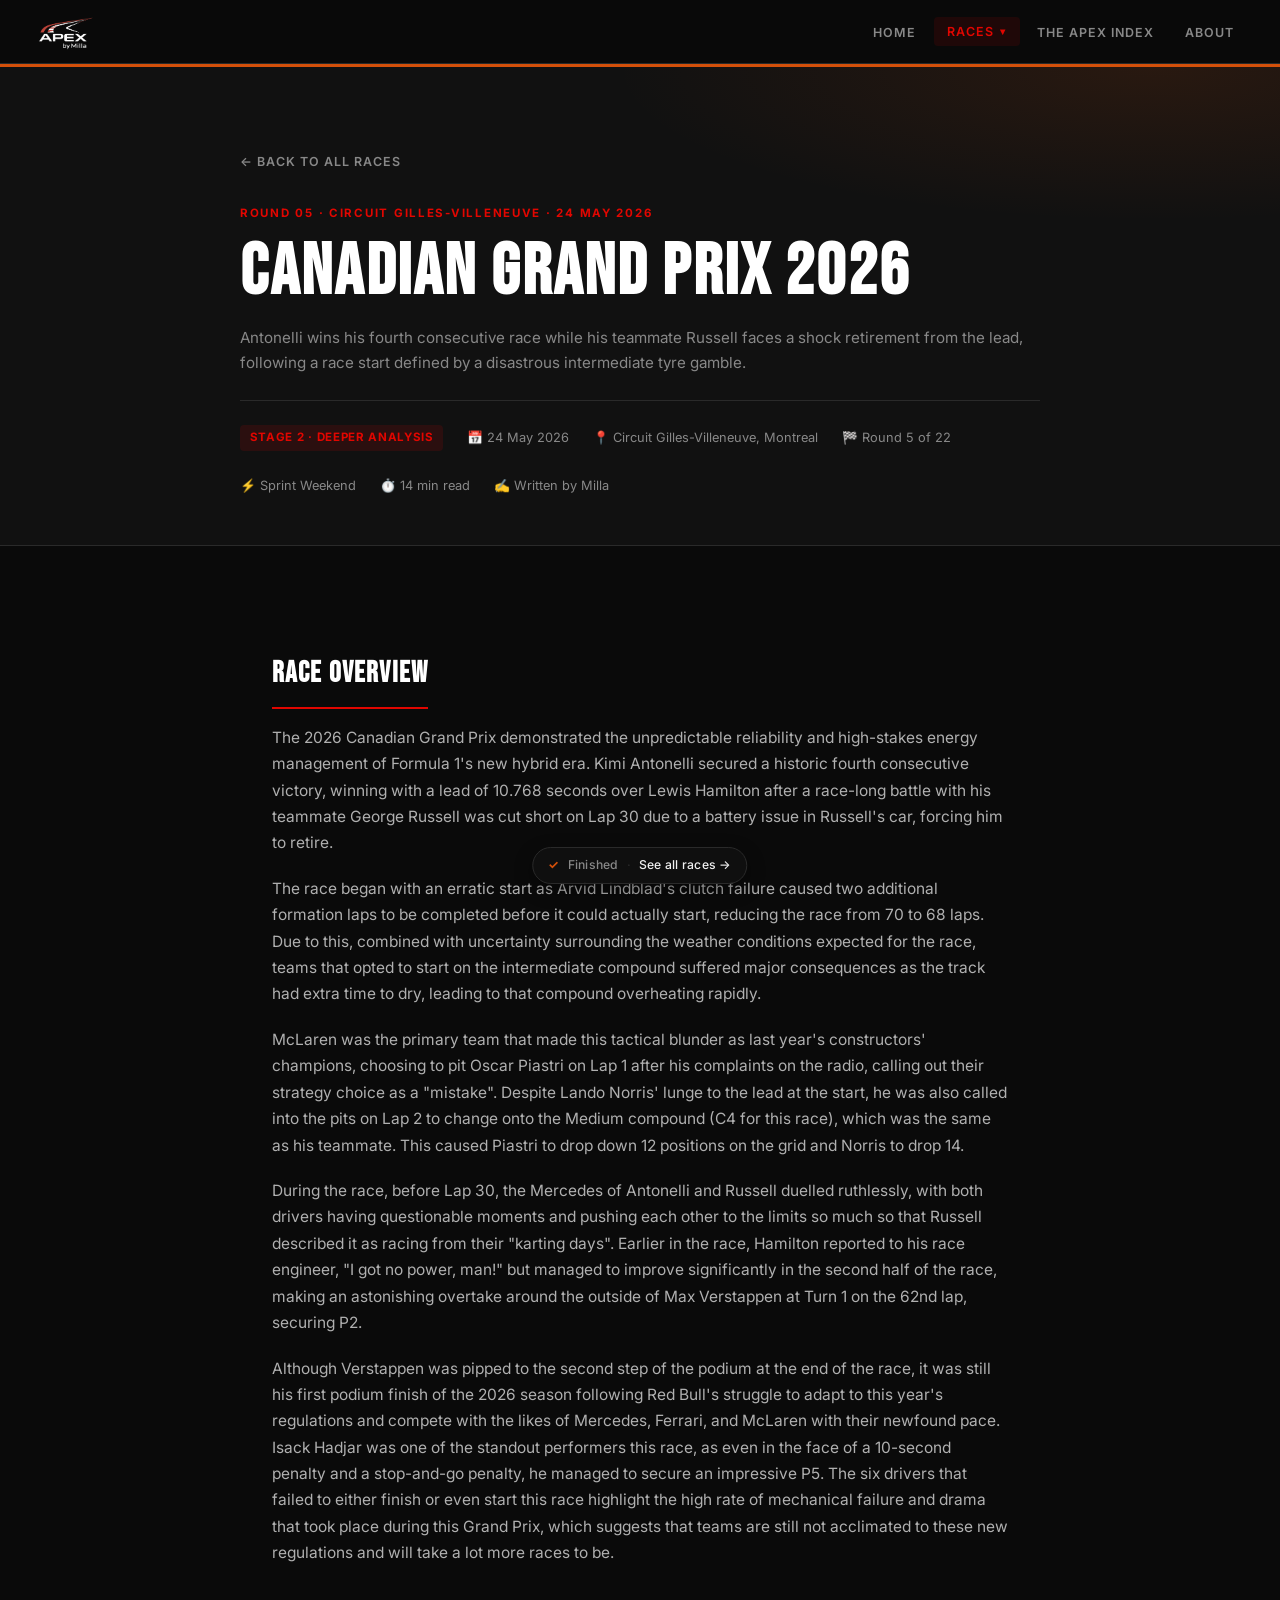
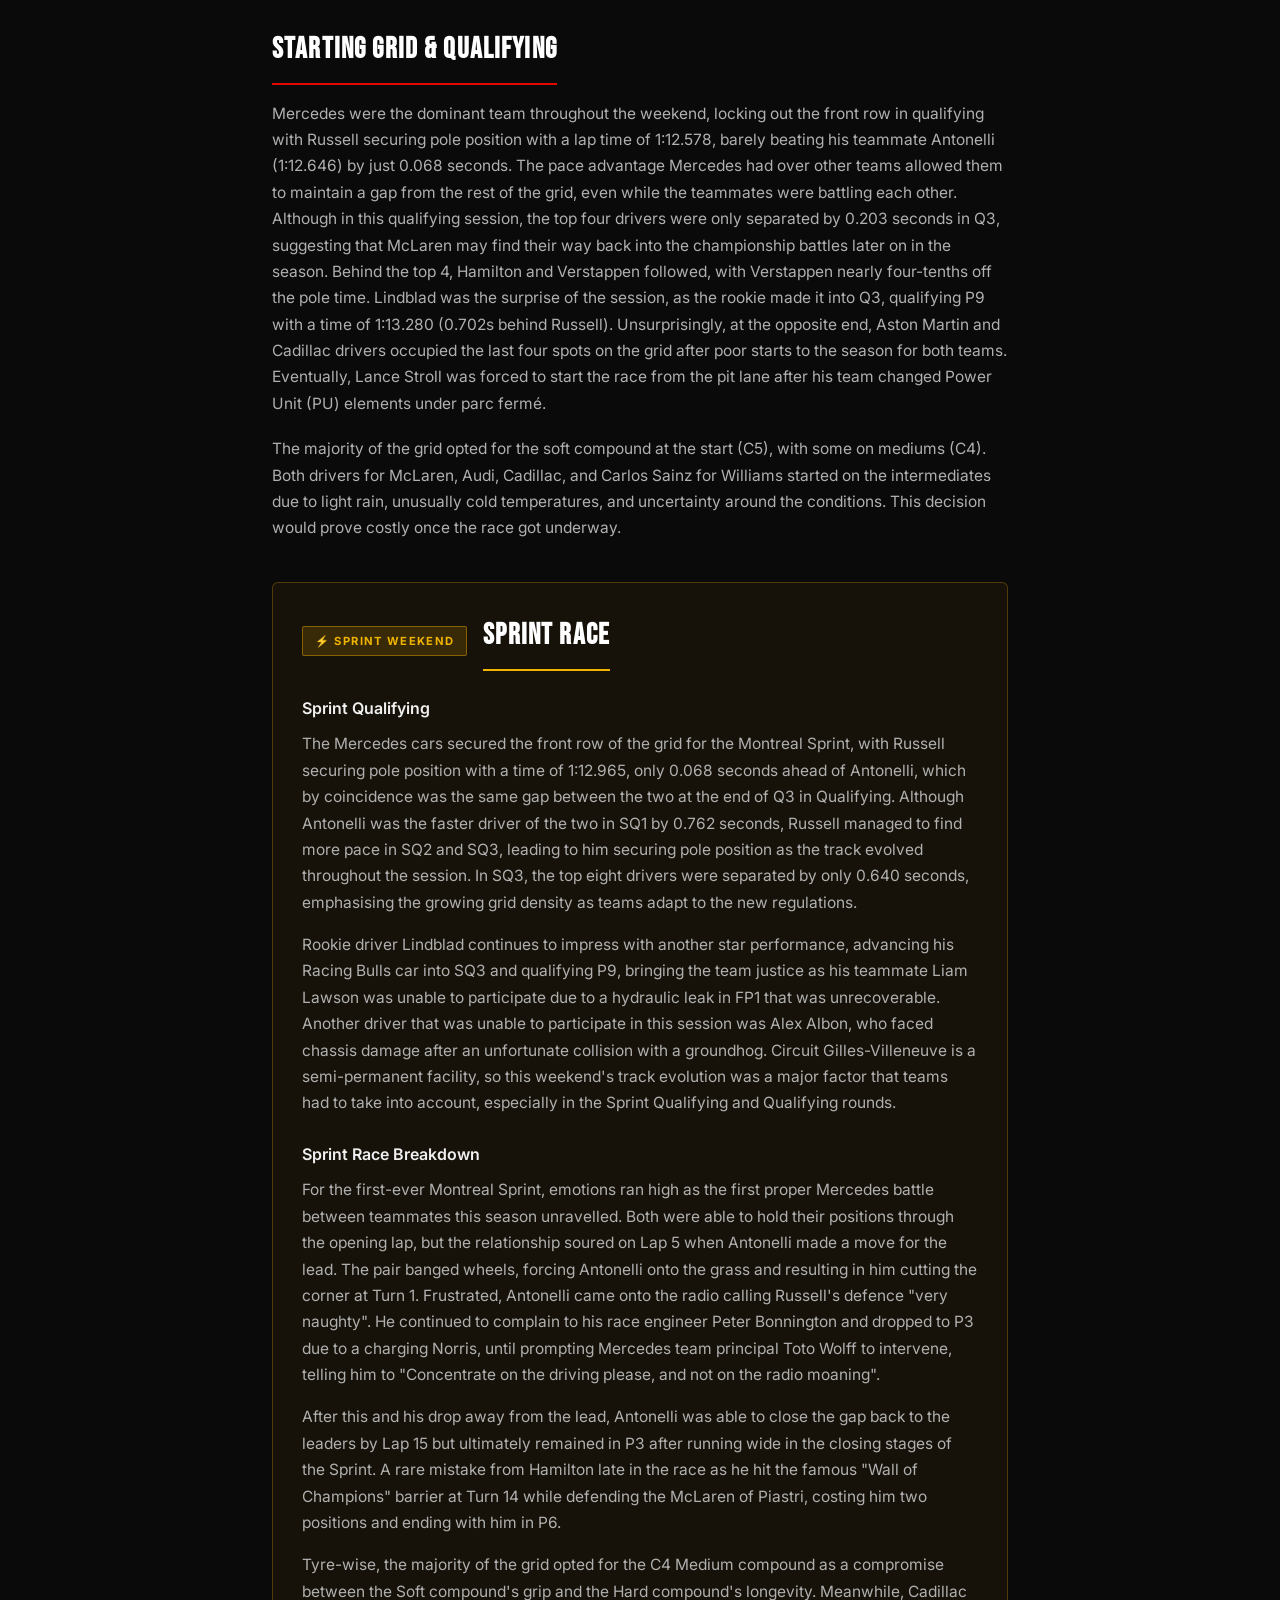
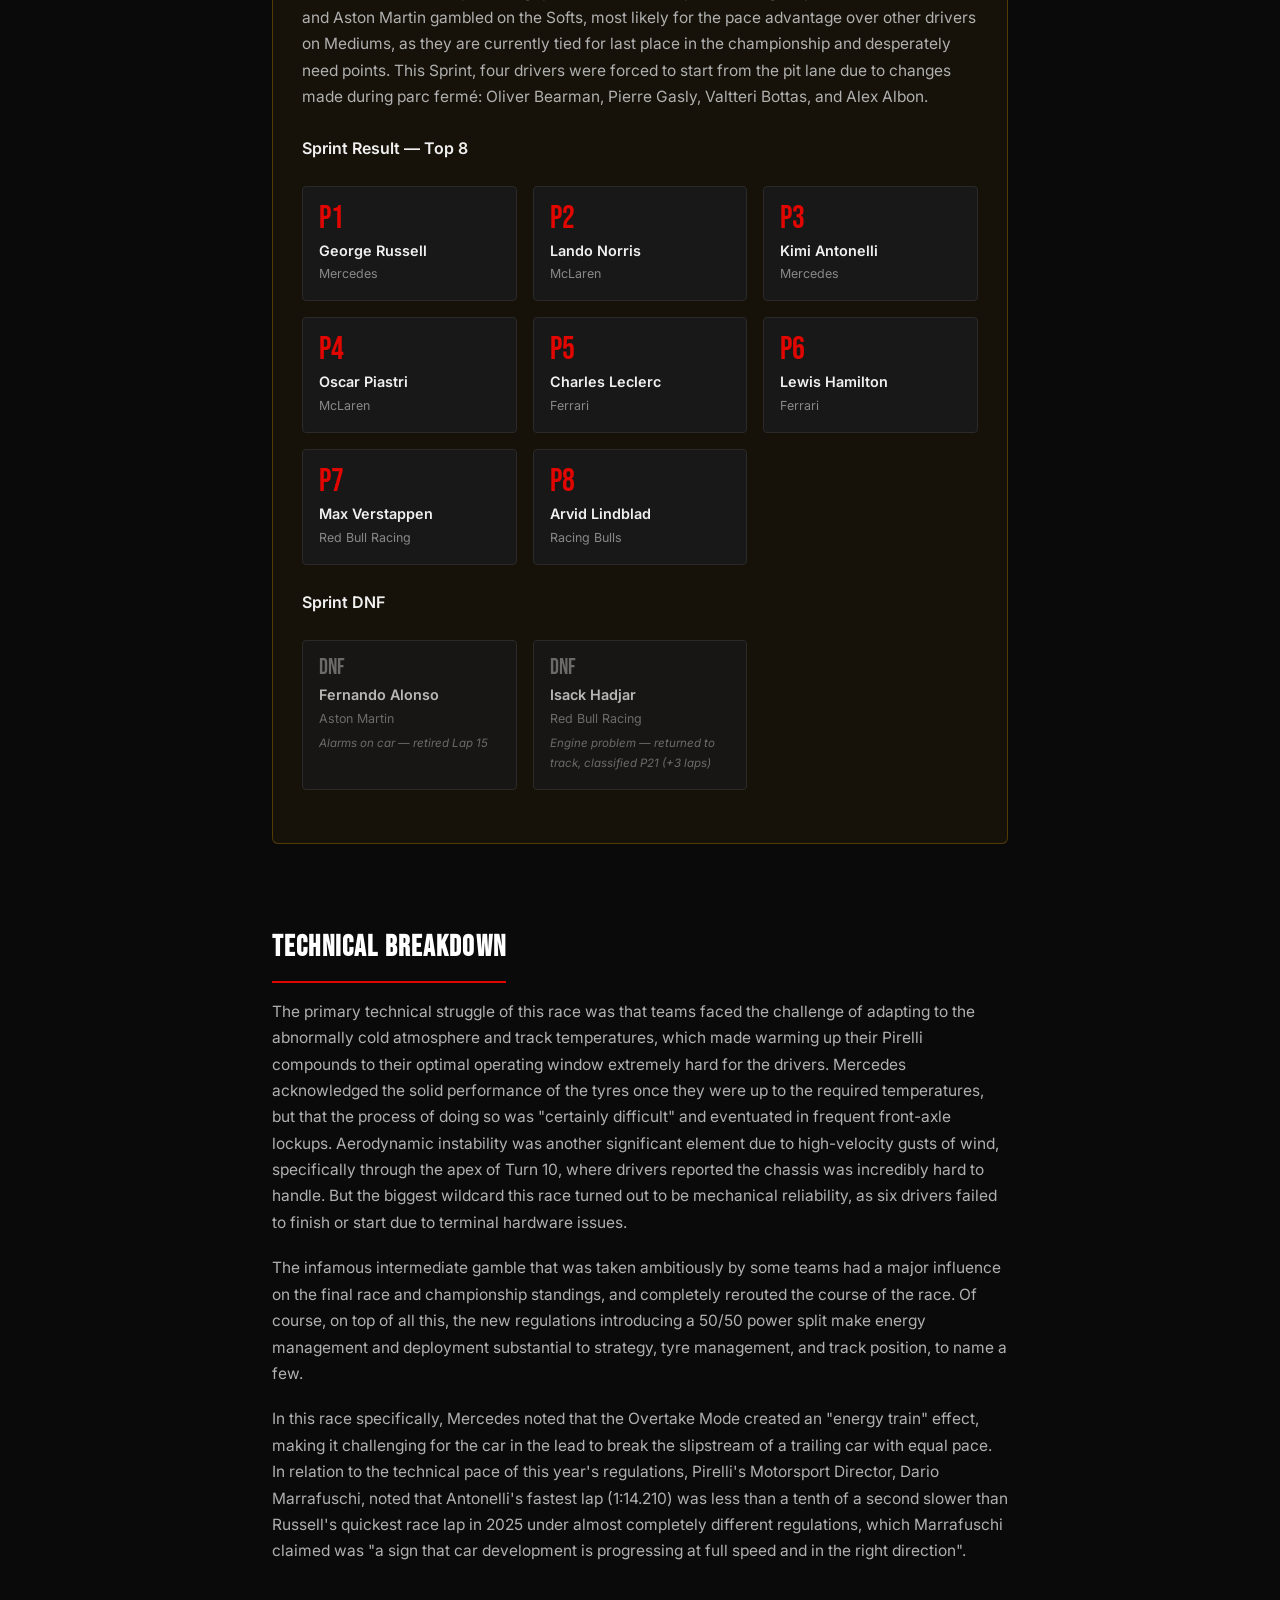
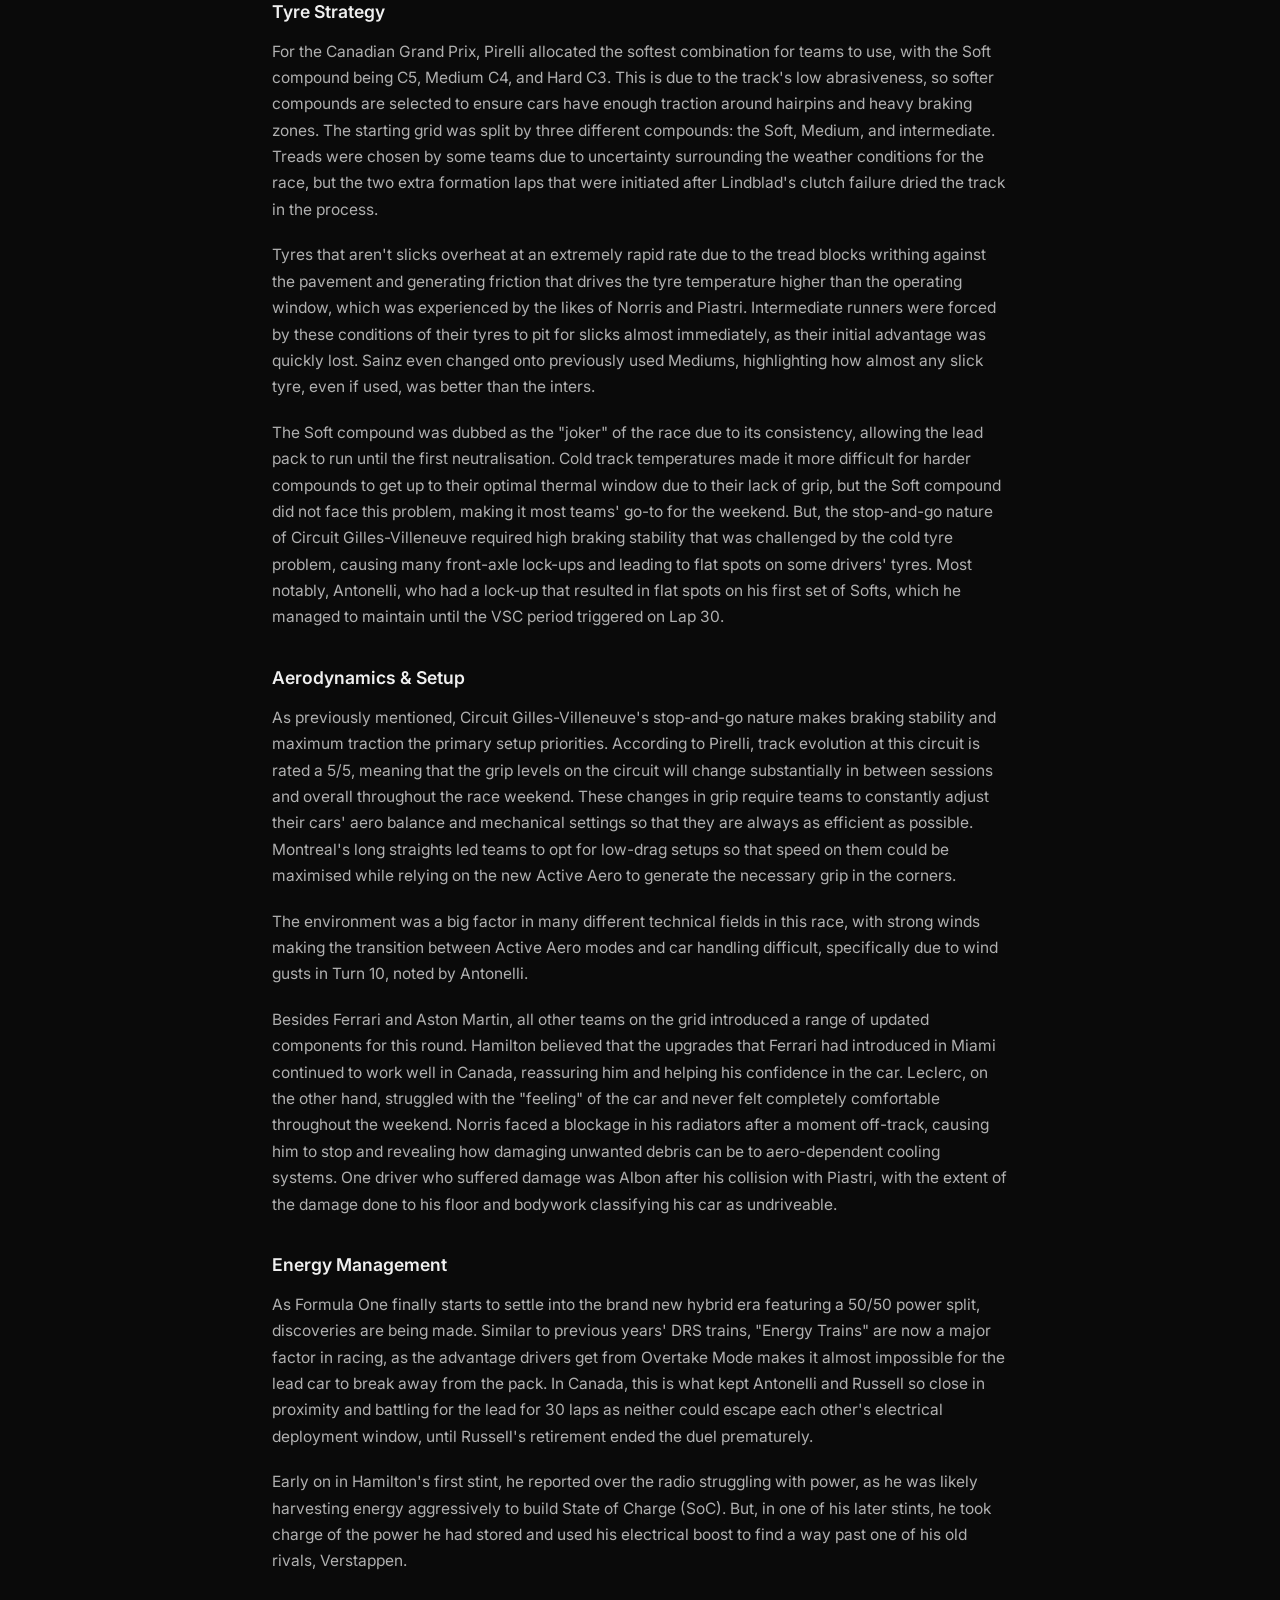
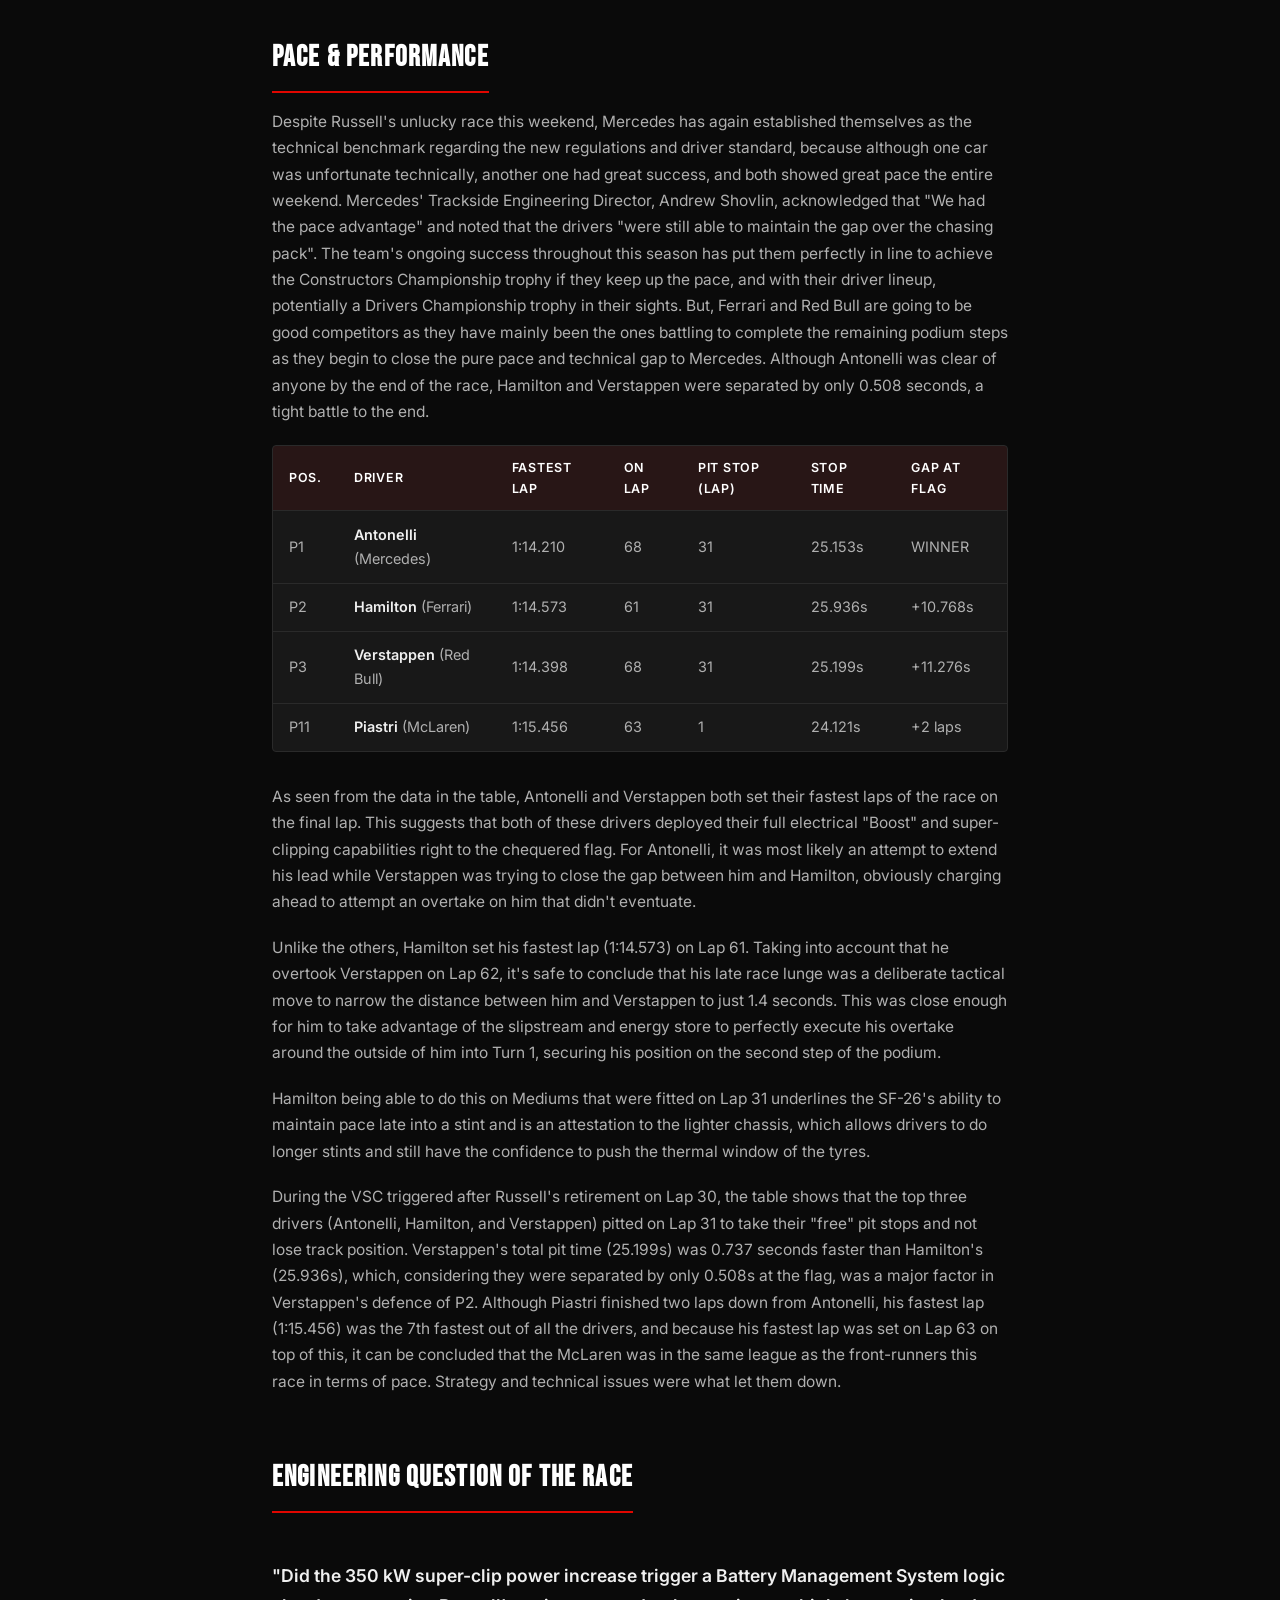
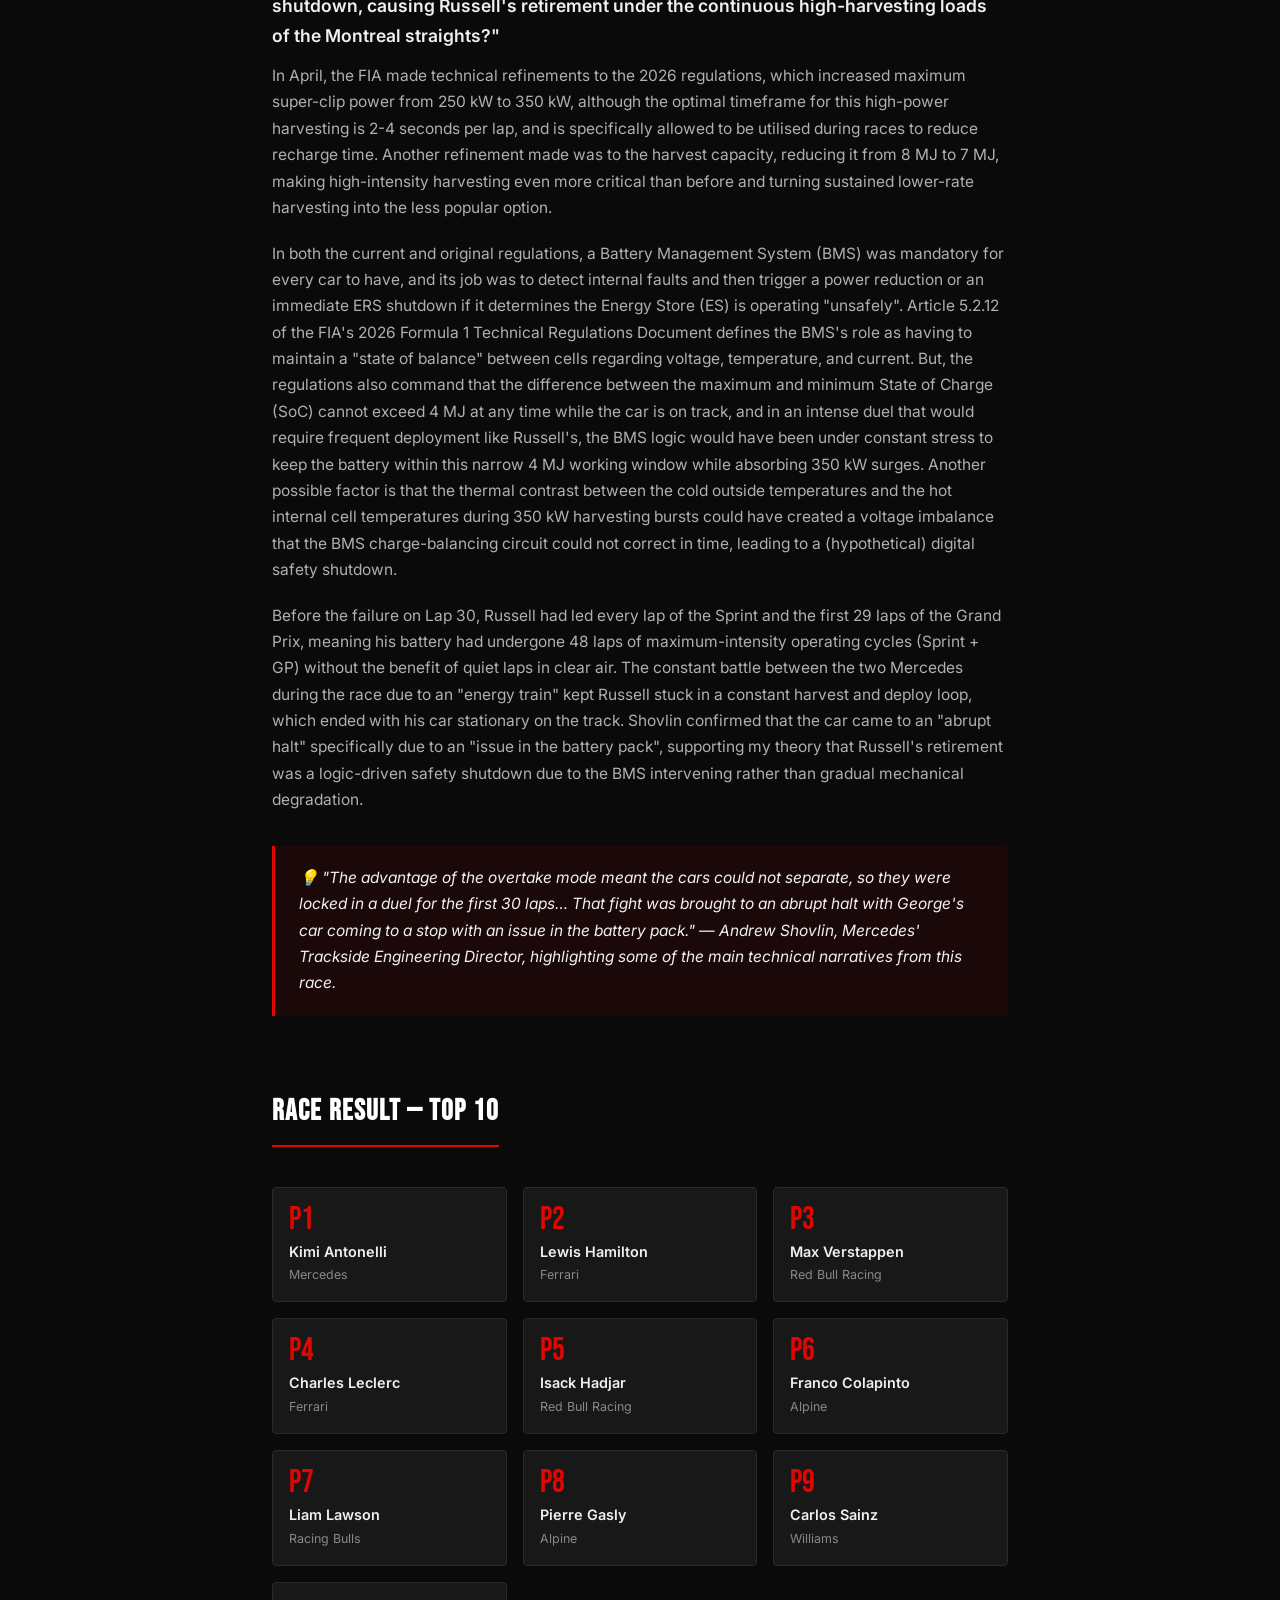
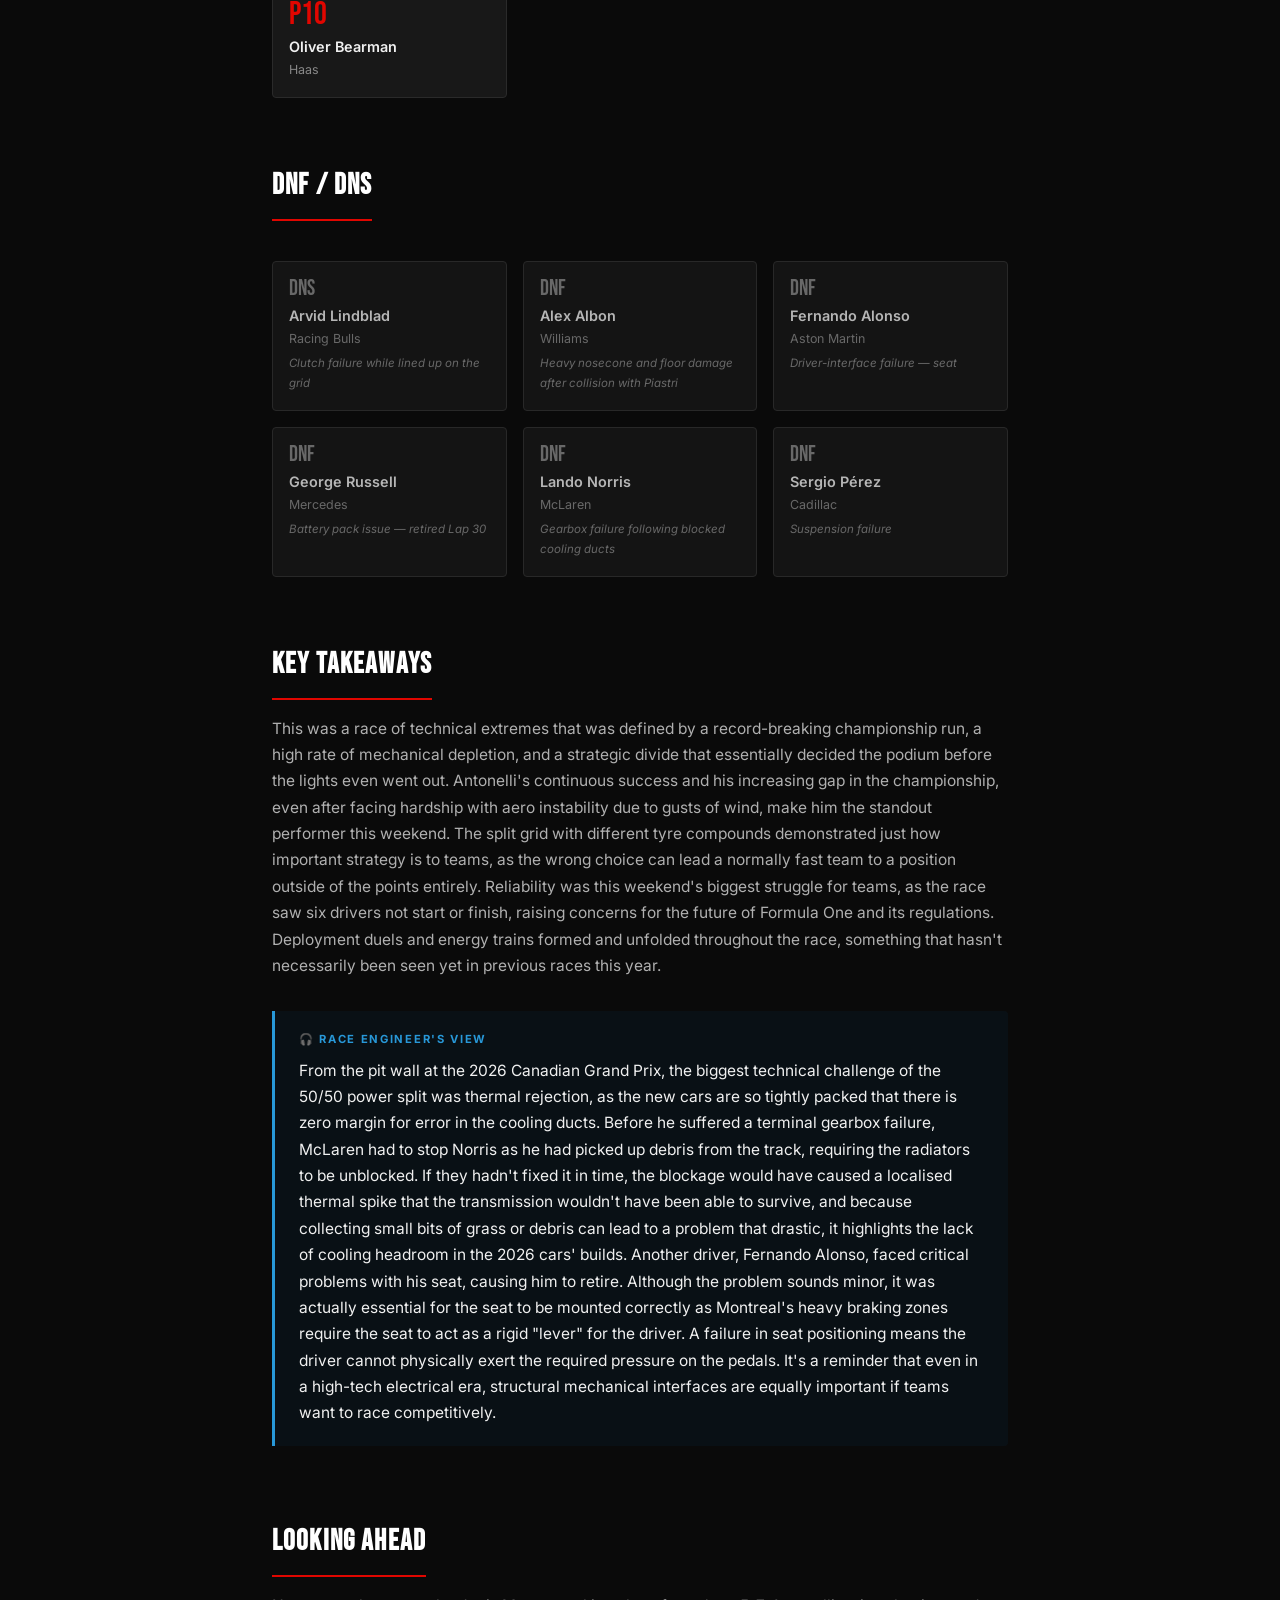
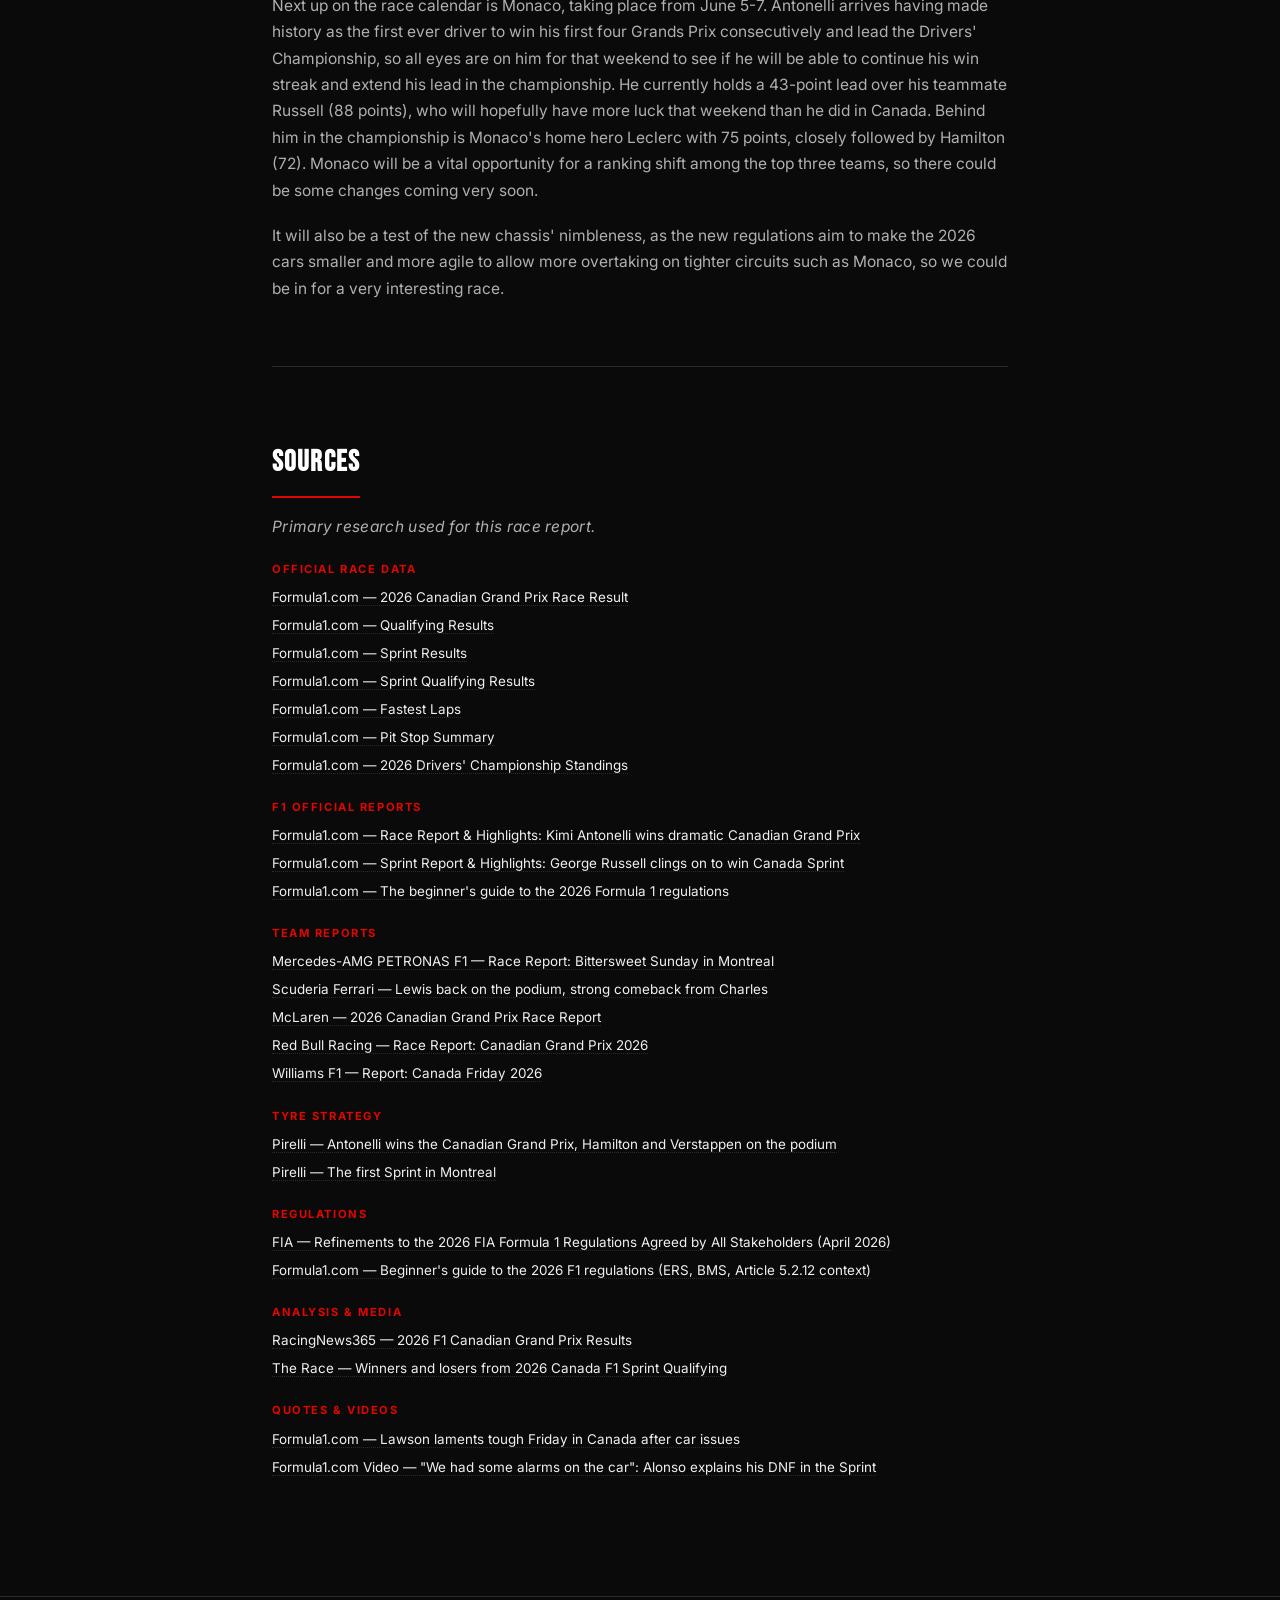
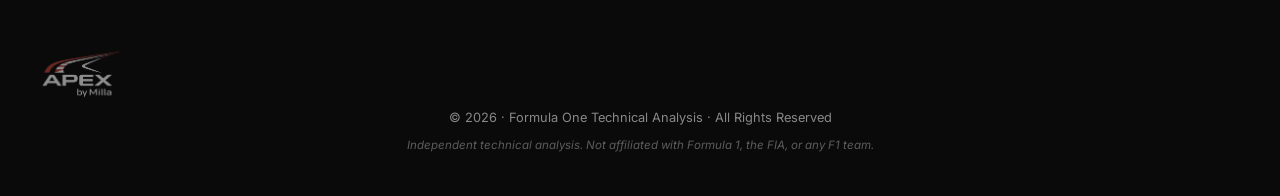
<file: races/canada.html>
<!DOCTYPE html>
<!--
  ╔══════════════════════════════════════════════════════════════════╗
  ║   APEX BY MILLA — CANADA GP 2026                                 ║
  ║                                                                  ║
  ║   ROUND 05 · Circuit Gilles-Villeneuve · 24 May 2026            ║
  ║   SPRINT WEEKEND                                                 ║
  ║   STAGE 2                                                        ║
  ╚══════════════════════════════════════════════════════════════════╝
-->
<html lang="en">
<head>
  <meta charset="UTF-8" />
  <meta name="viewport" content="width=device-width, initial-scale=1.0" />
  <title>2026 Canadian GP Technical Analysis | Apex by Milla</title>
  <meta name="description" content="Sprint weekend in Montreal: Antonelli secures a fourth consecutive win as Russell retires from the lead with a battery failure and McLaren's intermediate tyre gamble backfires spectacularly." />

  <!-- Open Graph -->
  <meta property="og:type"        content="article" />
  <meta property="og:url"         content="https://apexbymilla.com/races/canada.html" />
  <meta property="og:title"       content="2026 Canadian GP Technical Analysis | Apex by Milla" />
  <meta property="og:description" content="Sprint weekend in Montreal: Antonelli secures a fourth consecutive win as Russell retires from the lead with a battery failure and McLaren's intermediate tyre gamble backfires spectacularly." />
  <meta property="og:image"       content="https://apexbymilla.com/social-share.png" />
  <meta property="article:published_time" content="2026-05-24" />

  <!-- Twitter Card -->
  <meta name="twitter:card"        content="summary_large_image" />
  <meta name="twitter:site"        content="@apexbymilla" />
  <meta name="twitter:title"       content="2026 Canadian GP Technical Analysis | Apex by Milla" />
  <meta name="twitter:description" content="Sprint weekend in Montreal: Antonelli secures a fourth consecutive win as Russell retires from the lead with a battery failure and McLaren's intermediate tyre gamble backfires spectacularly." />
  <meta name="twitter:image"       content="https://apexbymilla.com/social-share.png" />

  <!-- Canonical -->
  <link rel="canonical" href="https://apexbymilla.com/races/canada.html" />

  <!-- Structured Data -->
  <script type="application/ld+json">
  {
    "@context": "https://schema.org",
    "@type": "BlogPosting",
    "headline": "2026 Canadian GP Technical Analysis",
    "description": "Sprint weekend in Montreal: Antonelli secures a fourth consecutive win as Russell retires from the lead with a battery failure and McLaren's intermediate tyre gamble backfires spectacularly.",
    "author": { "@type": "Person", "name": "Milla", "url": "https://apexbymilla.com" },
    "publisher": { "@type": "Organization", "name": "Apex by Milla", "url": "https://apexbymilla.com" },
    "datePublished": "2026-05-24",
    "url": "https://apexbymilla.com/races/canada.html",
    "mainEntityOfPage": "https://apexbymilla.com/races/canada.html"
  }
  </script>

  <style>
/* ================================================
   APEX BY MILLA — Global Stylesheet (inline)
   ================================================ */

@import url('https://fonts.googleapis.com/css2?family=Inter:wght@300;400;500;600;700;900&family=Bebas+Neue&display=swap');

*, *::before, *::after { box-sizing: border-box; margin: 0; padding: 0; }

:root {
  --red:       #E10600;
  --red-dark:  #b00400;
  --black:     #0a0a0a;
  --dark:      #111111;
  --card:      #181818;
  --border:    #2a2a2a;
  --text:      #f0f0f0;
  --muted:     #888888;
  --white:     #ffffff;
  --gold:      #F5C842;
}

html { scroll-behavior: smooth; }

body {
  background-color: var(--black);
  color: var(--text);
  font-family: 'Inter', sans-serif;
  font-size: 16px;
  line-height: 1.7;
  min-height: 100vh;
}

a { color: inherit; text-decoration: none; }
img { max-width: 100%; display: block; }

::-webkit-scrollbar { width: 6px; }
::-webkit-scrollbar-track { background: var(--dark); }
::-webkit-scrollbar-thumb { background: #D4500A; border-radius: 3px; }

/* ---------- Navigation ---------- */
.navbar {
  position: sticky; top: 0; z-index: 100;
  background: rgba(10,10,10,0.95);
  backdrop-filter: blur(12px);
  border-bottom: 1px solid var(--border);
  padding: 0 2rem;
  display: flex; align-items: center; justify-content: space-between;
  height: 64px;
}
.nav-logo { display: flex; align-items: center; flex-shrink: 0; }
.nav-links { display: flex; align-items: center; gap: 0.25rem; list-style: none; }
.nav-links a {
  font-size: 0.78rem; font-weight: 600; letter-spacing: 0.08em;
  text-transform: uppercase; color: var(--muted);
  padding: 0.45rem 0.85rem; border-radius: 4px;
  transition: color 0.2s, background 0.2s; white-space: nowrap;
}
.nav-links a:hover, .nav-links a.active { color: var(--white); background: var(--border); }
.nav-links a.race-link { color: var(--text); }
.nav-links a.race-link:hover { color: var(--red); background: rgba(225,6,0,0.1); }
.nav-links a.race-link.active { color: var(--red); background: rgba(225,6,0,0.1); }

.hamburger {
  display: none; flex-direction: column; gap: 5px; cursor: pointer;
  background: none; border: none; padding: 4px;
}
.hamburger span { display: block; width: 24px; height: 2px; background: var(--text); border-radius: 2px; transition: all 0.3s; }

/* ---------- Races dropdown ---------- */
/* Replaces the long per-race link list so the navbar still fits as the
   season grows. Desktop opens on hover, mobile and keyboard open on click. */
.nav-races { position: relative; }
.nav-races-toggle {
  font-family: inherit; font-size: 0.78rem; font-weight: 600; letter-spacing: 0.08em;
  text-transform: uppercase; color: var(--text);
  background: none; border: none; cursor: pointer;
  padding: 0.45rem 0.85rem; border-radius: 4px;
  display: flex; align-items: center; gap: 0.35rem; white-space: nowrap;
  transition: color 0.2s, background 0.2s;
}
.nav-races-toggle:hover,
.nav-races.current > .nav-races-toggle,
.nav-races.open > .nav-races-toggle { color: var(--red); background: rgba(225,6,0,0.1); }
.nav-races-toggle .nav-chev { font-size: 0.6rem; line-height: 1; transition: transform 0.2s; }
.nav-races.open .nav-chev { transform: rotate(180deg); }
.nav-races-panel {
  position: absolute; top: calc(100% + 0.45rem); left: 0;
  background: var(--dark); border: 1px solid var(--border); border-radius: 6px;
  padding: 0.6rem; box-shadow: 0 14px 34px rgba(0,0,0,0.6);
  display: none; z-index: 120;
}
.nav-races.open > .nav-races-panel { display: block; }
/* Invisible bridge over the gap between the button and the panel, so the
   mouse never leaves the dropdown on its way down to a race. */
.nav-races-panel::before { content: ""; position: absolute; left: 0; right: 0; top: -0.6rem; height: 0.6rem; }
/* ✏️ Once you pass about 12 races, change repeat(2 to repeat(3 so the panel
   stays short rather than tall. */
.nav-races-grid { display: grid; grid-template-columns: repeat(2, minmax(148px, 1fr)); gap: 0.1rem; }
.nav-races-panel a {
  display: block; white-space: nowrap; padding: 0.5rem 0.75rem; border-radius: 4px;
  font-size: 0.78rem; font-weight: 600; letter-spacing: 0.05em; text-transform: uppercase;
  color: var(--text); transition: color 0.2s, background 0.2s;
}
.nav-races-panel a:hover,
.nav-races-panel a.active { color: var(--red); background: rgba(225,6,0,0.1); }
@media (max-width: 768px) {
  .nav-races-toggle { width: 100%; justify-content: space-between; padding: 0.7rem 1rem; font-size: 0.85rem; }
  .nav-races-panel {
    position: static; border: none; background: none; box-shadow: none;
    padding: 0 0 0.3rem 0.6rem;
  }
  .nav-races-grid { grid-template-columns: 1fr; }
  .nav-races-panel a { padding: 0.55rem 1rem; font-size: 0.85rem; }
}

/* ---------- Blog Hero ---------- */
.blog-hero {
  background: var(--dark);
  border-bottom: 1px solid var(--border);
  border-top: 3px solid #D4500A; /* Canada signature: maple orange */
  padding: 5rem 2rem 3rem;
  position: relative;
}
.blog-hero::before {
  content: '';
  position: absolute;
  top: 0;
  left: 0;
  right: 0;
  height: 220px;
  background: radial-gradient(ellipse 60% 100% at 90% 0%, rgba(212,80,10,0.12) 0%, transparent 70%);
  pointer-events: none;
}
.blog-hero-inner { max-width: 800px; margin: 0 auto; position: relative; }
.blog-back {
  display: inline-flex; align-items: center; gap: 0.4rem;
  font-size: 0.78rem; font-weight: 600; letter-spacing: 0.08em; text-transform: uppercase;
  color: var(--muted); margin-bottom: 2rem; transition: color 0.2s;
}
.blog-back:hover { color: var(--text); }
.blog-round {
  font-size: 0.72rem; font-weight: 700; letter-spacing: 0.15em;
  text-transform: uppercase; color: var(--red); margin-bottom: 0.8rem;
}
.blog-title {
  font-family: 'Bebas Neue', sans-serif;
  font-size: clamp(2.5rem, 6vw, 4.5rem);
  letter-spacing: 0.03em; color: var(--white); line-height: 1; margin-bottom: 1rem;
}
.blog-meta {
  display: flex; gap: 1.5rem; flex-wrap: wrap;
  font-size: 0.8rem; color: var(--muted);
  margin-top: 1.5rem; padding-top: 1.5rem; border-top: 1px solid var(--border);
}
.blog-meta span { display: flex; align-items: center; gap: 0.4rem; }

/* ---------- Apex tooltip (shared engine) ---------- */
/* Drives the stage badge now and the glossary terms later. Any element with
   class="apex-tip" holding an .apex-tip-box child works, no extra JS needed. */
.apex-tip { position: relative; cursor: help; }
.apex-tip:focus-visible { outline: 2px solid var(--red); outline-offset: 2px; }
.apex-tip-box {
  position: absolute; top: calc(100% + 0.55rem); left: 0;
  width: max-content; max-width: 260px;
  background: var(--dark); border: 1px solid var(--border); border-radius: 6px;
  padding: 0.7rem 0.85rem; box-shadow: 0 14px 34px rgba(0,0,0,0.6);
  display: none; z-index: 130;
  text-align: left; white-space: normal;
  font-weight: 400; letter-spacing: 0; text-transform: none;
}
.apex-tip.open > .apex-tip-box { display: block; }
/* Invisible bridge over the gap between the term and the box, so moving the
   mouse down onto the box (and its Apex Index link) does not close it */
.apex-tip-box::before { content: ""; position: absolute; left: 0; right: 0; top: -0.7rem; height: 0.7rem; }
.apex-tip.tip-up > .apex-tip-box { top: auto; bottom: calc(100% + 0.55rem); }
.apex-tip.tip-up > .apex-tip-box::before { top: auto; bottom: -0.7rem; }
/* flipped when the box would run off the right edge */
.apex-tip.tip-flip > .apex-tip-box { left: auto; right: 0; }
.apex-tip-term {
  display: block; color: var(--red);
  font-size: 0.72rem; font-weight: 700; letter-spacing: 0.08em;
  text-transform: uppercase; margin-bottom: 0.3rem;
}
.apex-tip-def { display: block; color: var(--text); font-size: 0.8rem; line-height: 1.5; }
.apex-tip-link {
  display: inline-block; margin-top: 0.5rem;
  color: var(--muted); font-size: 0.72rem; font-weight: 600; transition: color 0.2s;
}
.apex-tip-link:hover { color: var(--red); }
/* .blog-meta span sets display:flex on every span inside it, so the tooltip
   parts need winning back explicitly. */
.blog-meta .apex-tip-box { display: none; }
.blog-meta .apex-tip.open > .apex-tip-box { display: block; }
.blog-meta .apex-tip-term, .blog-meta .apex-tip-def { display: block; }
.blog-meta .apex-tip-link { display: inline-block; }
/* Stage badge, moved out of an inline style so the tooltip can anchor to it */
.stage-badge {
  background: rgba(225,6,0,0.12); color: var(--red);
  font-weight: 700; font-size: 0.72rem; letter-spacing: 0.06em;
  text-transform: uppercase; padding: 0.2rem 0.6rem; border-radius: 4px;
}
@media (max-width: 480px) { .apex-tip-box { max-width: 78vw; } }

/* ---------- Blog Content ---------- */
.blog-content { max-width: 800px; margin: 0 auto; padding: 4rem 2rem 6rem; }
.blog-content h2 {
  font-family: 'Bebas Neue', sans-serif;
  font-size: 1.8rem; letter-spacing: 0.04em; color: var(--white);
  margin-top: 2.5rem; margin-bottom: 1rem;
  padding-bottom: 0.5rem; border-bottom: 2px solid var(--red); display: inline-block;
}
.blog-content h3 {
  font-size: 1.1rem; font-weight: 600; color: var(--text);
  margin-top: 2rem; margin-bottom: 0.75rem;
}
.blog-content p { color: #b0b0b0; margin-bottom: 1.2rem; font-size: 0.97rem; }
.blog-content strong { color: var(--text); font-weight: 600; }

.highlight-box {
  background: rgba(225,6,0,0.08);
  border-left: 3px solid var(--red);
  padding: 1.2rem 1.5rem; border-radius: 0 4px 4px 0;
  margin: 2rem 0;
}
.highlight-box p { margin: 0; color: var(--text); font-style: italic; }

/* ---------- Driver / DNF Cards ---------- */
.driver-grid {
  display: grid;
  grid-template-columns: repeat(auto-fill, minmax(200px, 1fr));
  gap: 1rem; margin: 1.5rem 0;
}
.driver-card { background: var(--card); border: 1px solid var(--border); border-radius: 4px; padding: 1rem; }
.driver-pos { font-family: 'Bebas Neue', sans-serif; font-size: 2rem; color: var(--red); line-height: 1; }
.driver-name { font-weight: 600; font-size: 0.9rem; color: var(--text); margin-top: 0.25rem; }
.driver-team { font-size: 0.78rem; color: var(--muted); }

.dnf-card { border-color: #333333; opacity: 0.75; }
.dnf-pos { font-family: 'Bebas Neue', sans-serif; font-size: 1.4rem; color: var(--muted) !important; line-height: 1; }
.dnf-reason { font-size: 0.72rem; color: var(--muted); margin-top: 0.3rem; font-style: italic; }

/* Penalty / position-change note under driver cards */
.position-note {
  font-size: 0.7rem;
  color: var(--gold);
  margin-top: 0.4rem;
  font-style: italic;
  line-height: 1.3;
}
.penalty-footnote {
  font-size: 0.78rem;
  color: var(--muted);
  font-style: italic;
  margin-top: 1rem;
  padding-left: 0.8rem;
  border-left: 2px solid var(--gold);
}

/* ---------- Sprint Weekend ---------- */
.sprint-box {
  background: rgba(255, 180, 0, 0.05);
  border: 1px solid rgba(255, 180, 0, 0.25);
  border-radius: 6px;
  padding: 1.8rem;
  margin: 2.5rem 0;
}
.sprint-header { display: flex; align-items: center; gap: 1rem; margin-bottom: 1.2rem; }
.sprint-badge {
  background: rgba(255, 180, 0, 0.15);
  border: 1px solid rgba(255, 180, 0, 0.4);
  color: #f0b400;
  font-size: 0.7rem; font-weight: 700; letter-spacing: 0.12em;
  text-transform: uppercase; padding: 0.3rem 0.75rem; border-radius: 2px; white-space: nowrap;
}
.sprint-title {
  font-family: 'Bebas Neue', sans-serif;
  font-size: 1.8rem; letter-spacing: 0.04em; color: var(--white);
  border-bottom: 2px solid #f0b400 !important;
  display: inline-block; padding-bottom: 0.3rem; margin: 0 !important;
}
.sprint-box h3 { font-size: 1rem; font-weight: 600; color: var(--text); margin-top: 1.5rem; margin-bottom: 0.6rem; }
.sprint-box p { color: #b0b0b0; font-size: 0.97rem; margin-bottom: 1rem; }

/* ---------- Stage 2 Pace Table ---------- */
.pace-table-wrapper {
  margin: 1.2rem 0 2rem;
  overflow-x: auto;
  -webkit-overflow-scrolling: touch;
  border-radius: 4px;
  border: 1px solid var(--border);
  background: var(--card);
}
.pace-table {
  width: 100%;
  border-collapse: collapse;
  margin: 0;
  font-size: 0.9rem;
}
.pace-table th, .pace-table td {
  padding: 0.7rem 1rem;
  text-align: left;
  border-bottom: 1px solid var(--border);
}
.pace-table th {
  background: rgba(225,6,0,0.08);
  color: var(--white);
  font-weight: 600;
  font-size: 0.78rem;
  letter-spacing: 0.06em;
  text-transform: uppercase;
}
.pace-table tr:last-child td { border-bottom: none; }
.pace-table td { color: #b0b0b0; }
.pace-table td strong { color: var(--text); }

/* ---------- Engineer's View Box ---------- */
.engineer-box {
  background: rgba(0, 120, 200, 0.06);
  border-left: 3px solid #2898d8;
  padding: 1.2rem 1.5rem;
  border-radius: 0 4px 4px 0;
  margin: 2rem 0;
}
.engineer-box .engineer-label {
  font-size: 0.7rem;
  font-weight: 700;
  letter-spacing: 0.15em;
  text-transform: uppercase;
  color: #2898d8;
  margin-bottom: 0.5rem;
  display: block;
}
.engineer-box p { margin: 0; color: var(--text); }

/* ---------- Footer ---------- */
.footer {
  padding: 2.5rem 2rem; text-align: center;
  color: var(--muted); font-size: 0.8rem;
  border-top: 1px solid var(--border);
}
.footer span { color: var(--red); }

/* ---------- Responsive ---------- */
@media (max-width: 768px) {
  .nav-links {
    display: none; position: fixed; top: 64px; left: 0; right: 0;
    background: var(--dark); border-bottom: 1px solid var(--border);
    flex-direction: column; align-items: stretch; padding: 1rem; gap: 0.25rem;
  }
  .nav-links.open { display: flex; }
  .nav-links a { padding: 0.7rem 1rem; font-size: 0.85rem; }
  .hamburger { display: flex; }
  .blog-hero { padding: 3.5rem 1.5rem 2rem; }
  .blog-meta { gap: 0.8rem; font-size: 0.75rem; }
  .blog-content { padding: 2.5rem 1.5rem 4rem; }
  .blog-content h2 { font-size: 1.4rem; }
  .driver-grid { grid-template-columns: 1fr; }
  .pace-table { font-size: 0.82rem; }
  .pace-table th, .pace-table td { padding: 0.55rem 0.7rem; }
}

/* ---------- Sources Section ---------- */
.sources-section {
  margin-top: 4rem;
  padding-top: 2rem;
  border-top: 1px solid var(--border);
}
.sources-title {
  font-family: 'Bebas Neue', sans-serif;
  font-size: 1.4rem;
  letter-spacing: 0.05em;
  color: var(--muted);
  margin-bottom: 0.3rem;
  text-transform: uppercase;
}
.sources-subtitle {
  font-size: 0.78rem;
  color: var(--muted);
  font-style: italic;
  margin-bottom: 1.5rem;
  letter-spacing: 0.02em;
}
.sources-group { margin-bottom: 1.4rem; }
.sources-group-label {
  font-size: 0.7rem;
  font-weight: 700;
  letter-spacing: 0.14em;
  text-transform: uppercase;
  color: var(--red);
  margin-bottom: 0.5rem;
}
.sources-list { list-style: none; padding: 0; margin: 0; }
.sources-list li {
  font-size: 0.84rem;
  color: #b0b0b0;
  margin-bottom: 0.45rem;
  line-height: 1.55;
}
.sources-list a {
  color: var(--text);
  text-decoration: none;
  border-bottom: 1px dotted var(--border);
  transition: color 0.2s, border-color 0.2s;
}
.sources-list a:hover {
  color: var(--red);
  border-bottom-color: var(--red);
}

/* ---------- Scroll Animations ---------- */
.reveal { opacity: 0; transform: translateY(28px); transition: opacity 0.65s ease, transform 0.65s ease; }
.reveal.visible { opacity: 1; transform: translateY(0); }
.reveal-delay-1 { transition-delay: 0.1s; }
.reveal-delay-2 { transition-delay: 0.2s; }
.reveal-delay-3 { transition-delay: 0.3s; }
</style>
  <link rel="icon" type="image/png" sizes="32x32" href="../favicon-tab.png" />
  <link rel="icon" type="image/png" sizes="192x192" href="../favicon.png" />
  <link rel="apple-touch-icon" href="../apple-touch-icon.png" />
  <link rel="shortcut icon" href="../favicon.ico" />
  <style>
    /* Reading progress bar: sits under the navbar in this race's signature colour, visible throughout */
    .reading-progress {
      position: fixed; top: 64px; left: 0; height: 3px; width: 0;
      background: #D4500A; z-index: 90;
      transition: width 0.08s linear; will-change: width; pointer-events: none;
    }
  </style>
</head>
<body>
  <div class="reading-progress" id="readingProgress" aria-hidden="true"></div>

  <!-- ===== NAVIGATION ===== -->
  <nav class="navbar">
    <a href="../index.html" class="nav-logo" aria-label="Apex by Milla — Home">
      <img src="../logo.png" alt="Apex by Milla" style="height:48px;width:auto;">
    </a>
    <ul class="nav-links" id="navLinks">
      <li><a href="../index.html">Home</a></li>

      <!-- ── RACES DROPDOWN ── Add a new <li> inside .nav-races-grid for
           every new race. Nothing else in the navbar needs to change. -->
      <li class="nav-races current">
        <button type="button" class="nav-races-toggle" aria-expanded="false" aria-haspopup="true">
          Races <span class="nav-chev" aria-hidden="true">▾</span>
        </button>
        <div class="nav-races-panel">
          <div class="nav-races-grid">
            <a href="australia.html">🇦🇺 Australia</a>
            <a href="china.html">🇨🇳 China</a>
            <a href="japan.html">🇯🇵 Japan</a>
            <a href="miami.html">🇺🇸 Miami</a>
            <a href="canada.html" class="active">🇨🇦 Canada</a>
            <a href="monaco.html">🇲🇨 Monaco</a>
            <a href="barcelona.html">🇪🇸 Barcelona</a>
            <a href="austria.html">🇦🇹 Austria</a>
            <a href="silverstone.html">🇬🇧 Silverstone</a>
            <a href="belgium.html">🇧🇪 Belgium</a>
            <a href="hungary.html">🇭🇺 Hungary</a>
          </div>
        </div>
      </li>
      <!-- ── END RACES ── -->

      <li><a href="../apex-index.html">The Apex Index</a></li>
      <li><a href="../index.html#about">About</a></li>
    </ul>
    <button class="hamburger" id="hamburger" aria-label="Open menu">
      <span></span><span></span><span></span>
    </button>
  </nav>

  <!-- ===== BLOG HERO ===== -->
  <div class="blog-hero">
    <div class="blog-hero-inner">
      <a href="../index.html" class="blog-back">← Back to All Races</a>
      <div class="blog-round reveal">Round 05 · Circuit Gilles-Villeneuve · 24 May 2026</div>
      <h1 class="blog-title reveal reveal-delay-1">Canadian Grand Prix 2026</h1>

      <p style="color: var(--muted); font-size: 0.95rem; margin-top: 1rem;">
        Antonelli wins his fourth consecutive race while his teammate Russell faces a shock retirement from the lead, following a race start defined by a disastrous intermediate tyre gamble.
      </p>

      <div class="blog-meta reveal reveal-delay-2">
        <span class="apex-tip stage-badge" tabindex="0" role="button" aria-label="Stage 2 , Deeper Analysis. What do project stages mean?">Stage 2 · Deeper Analysis<span class="apex-tip-box" role="tooltip"><span class="apex-tip-term">Project stages</span><span class="apex-tip-def">Apex is built in stages. Each one adds more technical depth to the race reports, so the analysis develops visibly across the season.</span><a class="apex-tip-link" href="../index.html#about">→ About the project</a></span></span>
        <span>📅 24 May 2026</span>
        <span>📍 Circuit Gilles-Villeneuve, Montreal</span>
        <span>🏁 Round 5 of 22</span>
        <span>⚡ Sprint Weekend</span>
        <span>⏱️ 14 min read</span>
        <span>✍️ Written by Milla</span>
      </div>
    </div>
  </div>

  <!-- ===== BLOG CONTENT ===== -->
  <article class="blog-content">

    <!-- ─────────────────────────────────────────────
         SECTION 1 · RACE OVERVIEW
         ───────────────────────────────────────────── -->
    <h2>Race Overview</h2>
    <p>
      The 2026 Canadian Grand Prix demonstrated the unpredictable reliability and high-stakes energy management of Formula 1's new hybrid era. Kimi Antonelli secured a historic fourth consecutive victory, winning with a lead of 10.768 seconds over Lewis Hamilton after a race-long battle with his teammate George Russell was cut short on Lap 30 due to a battery issue in Russell's car, forcing him to retire.
    </p>
    <p>
      The race began with an erratic start as Arvid Lindblad's clutch failure caused two additional formation laps to be completed before it could actually start, reducing the race from 70 to 68 laps. Due to this, combined with uncertainty surrounding the weather conditions expected for the race, teams that opted to start on the intermediate compound suffered major consequences as the track had extra time to dry, leading to that compound overheating rapidly.
    </p>
    <p>
      McLaren was the primary team that made this tactical blunder as last year's constructors' champions, choosing to pit Oscar Piastri on Lap 1 after his complaints on the radio, calling out their strategy choice as a "mistake". Despite Lando Norris' lunge to the lead at the start, he was also called into the pits on Lap 2 to change onto the Medium compound (C4 for this race), which was the same as his teammate. This caused Piastri to drop down 12 positions on the grid and Norris to drop 14.
    </p>
    <p>
      During the race, before Lap 30, the Mercedes of Antonelli and Russell duelled ruthlessly, with both drivers having questionable moments and pushing each other to the limits so much so that Russell described it as racing from their "karting days". Earlier in the race, Hamilton reported to his race engineer, "I got no power, man!" but managed to improve significantly in the second half of the race, making an astonishing overtake around the outside of Max Verstappen at Turn 1 on the 62nd lap, securing P2.
    </p>
    <p>
      Although Verstappen was pipped to the second step of the podium at the end of the race, it was still his first podium finish of the 2026 season following Red Bull's struggle to adapt to this year's regulations and compete with the likes of Mercedes, Ferrari, and McLaren with their newfound pace. Isack Hadjar was one of the standout performers this race, as even in the face of a 10-second penalty and a stop-and-go penalty, he managed to secure an impressive P5. The six drivers that failed to either finish or even start this race highlight the high rate of mechanical failure and drama that took place during this Grand Prix, which suggests that teams are still not acclimated to these new regulations and will take a lot more races to be.
    </p>


    <!-- ─────────────────────────────────────────────
         SECTION 2 · STARTING GRID & QUALIFYING
         ───────────────────────────────────────────── -->
    <h2>Starting Grid &amp; Qualifying</h2>
    <p>
      Mercedes were the dominant team throughout the weekend, locking out the front row in qualifying with Russell securing pole position with a lap time of 1:12.578, barely beating his teammate Antonelli (1:12.646) by just 0.068 seconds. The pace advantage Mercedes had over other teams allowed them to maintain a gap from the rest of the grid, even while the teammates were battling each other. Although in this qualifying session, the top four drivers were only separated by 0.203 seconds in Q3, suggesting that McLaren may find their way back into the championship battles later on in the season. Behind the top 4, Hamilton and Verstappen followed, with Verstappen nearly four-tenths off the pole time. Lindblad was the surprise of the session, as the rookie made it into Q3, qualifying P9 with a time of 1:13.280 (0.702s behind Russell). Unsurprisingly, at the opposite end, Aston Martin and Cadillac drivers occupied the last four spots on the grid after poor starts to the season for both teams. Eventually, Lance Stroll was forced to start the race from the pit lane after his team changed Power Unit (PU) elements under parc fermé.
    </p>
    <p>
      The majority of the grid opted for the soft compound at the start (C5), with some on mediums (C4). Both drivers for McLaren, Audi, Cadillac, and Carlos Sainz for Williams started on the intermediates due to light rain, unusually cold temperatures, and uncertainty around the conditions. This decision would prove costly once the race got underway.
    </p>


    <!-- ─────────────────────────────────────────────
         SECTION 3 · SPRINT WEEKEND
         ───────────────────────────────────────────── -->
    <div class="sprint-box">
      <div class="sprint-header">
        <span class="sprint-badge">⚡ Sprint Weekend</span>
        <h2 class="sprint-title">Sprint Race</h2>
      </div>

      <h3>Sprint Qualifying</h3>
      <p>
        The Mercedes cars secured the front row of the grid for the Montreal Sprint, with Russell securing pole position with a time of 1:12.965, only 0.068 seconds ahead of Antonelli, which by coincidence was the same gap between the two at the end of Q3 in Qualifying. Although Antonelli was the faster driver of the two in SQ1 by 0.762 seconds, Russell managed to find more pace in SQ2 and SQ3, leading to him securing pole position as the track evolved throughout the session. In SQ3, the top eight drivers were separated by only 0.640 seconds, emphasising the growing grid density as teams adapt to the new regulations.
      </p>
      <p>
        Rookie driver Lindblad continues to impress with another star performance, advancing his Racing Bulls car into SQ3 and qualifying P9, bringing the team justice as his teammate Liam Lawson was unable to participate due to a hydraulic leak in FP1 that was unrecoverable. Another driver that was unable to participate in this session was Alex Albon, who faced chassis damage after an unfortunate collision with a groundhog. Circuit Gilles-Villeneuve is a semi-permanent facility, so this weekend's track evolution was a major factor that teams had to take into account, especially in the Sprint Qualifying and Qualifying rounds.
      </p>

      <h3>Sprint Race Breakdown</h3>
      <p>
        For the first-ever Montreal Sprint, emotions ran high as the first proper Mercedes battle between teammates this season unravelled. Both were able to hold their positions through the opening lap, but the relationship soured on Lap 5 when Antonelli made a move for the lead. The pair banged wheels, forcing Antonelli onto the grass and resulting in him cutting the corner at Turn 1. Frustrated, Antonelli came onto the radio calling Russell's defence "very naughty". He continued to complain to his race engineer Peter Bonnington and dropped to P3 due to a charging Norris, until prompting Mercedes team principal Toto Wolff to intervene, telling him to "Concentrate on the driving please, and not on the radio moaning".
      </p>
      <p>
        After this and his drop away from the lead, Antonelli was able to close the gap back to the leaders by Lap 15 but ultimately remained in P3 after running wide in the closing stages of the Sprint. A rare mistake from Hamilton late in the race as he hit the famous "Wall of Champions" barrier at Turn 14 while defending the McLaren of Piastri, costing him two positions and ending with him in P6.
      </p>
      <p>
        Tyre-wise, the majority of the grid opted for the C4 Medium compound as a compromise between the Soft compound's grip and the Hard compound's longevity. Meanwhile, Cadillac and Aston Martin gambled on the Softs, most likely for the pace advantage over other drivers on Mediums, as they are currently tied for last place in the championship and desperately need points. This Sprint, four drivers were forced to start from the pit lane due to changes made during parc fermé: Oliver Bearman, Pierre Gasly, Valtteri Bottas, and Alex Albon.
      </p>

      <h3>Sprint Result — Top 8</h3>
      <div class="driver-grid reveal">
        <div class="driver-card"><div class="driver-pos">P1</div><div class="driver-name">George Russell</div><div class="driver-team">Mercedes</div></div>
        <div class="driver-card"><div class="driver-pos">P2</div><div class="driver-name">Lando Norris</div><div class="driver-team">McLaren</div></div>
        <div class="driver-card"><div class="driver-pos">P3</div><div class="driver-name">Kimi Antonelli</div><div class="driver-team">Mercedes</div></div>
        <div class="driver-card"><div class="driver-pos">P4</div><div class="driver-name">Oscar Piastri</div><div class="driver-team">McLaren</div></div>
        <div class="driver-card"><div class="driver-pos">P5</div><div class="driver-name">Charles Leclerc</div><div class="driver-team">Ferrari</div></div>
        <div class="driver-card"><div class="driver-pos">P6</div><div class="driver-name">Lewis Hamilton</div><div class="driver-team">Ferrari</div></div>
        <div class="driver-card"><div class="driver-pos">P7</div><div class="driver-name">Max Verstappen</div><div class="driver-team">Red Bull Racing</div></div>
        <div class="driver-card"><div class="driver-pos">P8</div><div class="driver-name">Arvid Lindblad</div><div class="driver-team">Racing Bulls</div></div>
      </div>
      <h3>Sprint DNF</h3>
      <div class="driver-grid reveal">
        <div class="driver-card dnf-card">
          <div class="dnf-pos">DNF</div>
          <div class="driver-name">Fernando Alonso</div>
          <div class="driver-team">Aston Martin</div>
          <div class="dnf-reason">Alarms on car — retired Lap 15</div>
        </div>
        <div class="driver-card dnf-card">
          <div class="dnf-pos">DNF</div>
          <div class="driver-name">Isack Hadjar</div>
          <div class="driver-team">Red Bull Racing</div>
          <div class="dnf-reason">Engine problem — returned to track, classified P21 (+3 laps)</div>
        </div>
      </div>
    </div>


    <!-- ─────────────────────────────────────────────
         SECTION 4 · TECHNICAL BREAKDOWN
         ───────────────────────────────────────────── -->
    <h2>Technical Breakdown</h2>
    <p>
      The primary technical struggle of this race was that teams faced the challenge of adapting to the abnormally cold atmosphere and track temperatures, which made warming up their Pirelli compounds to their optimal operating window extremely hard for the drivers. Mercedes acknowledged the solid performance of the tyres once they were up to the required temperatures, but that the process of doing so was "certainly difficult" and eventuated in frequent front-axle lockups. Aerodynamic instability was another significant element due to high-velocity gusts of wind, specifically through the apex of Turn 10, where drivers reported the chassis was incredibly hard to handle. But the biggest wildcard this race turned out to be mechanical reliability, as six drivers failed to finish or start due to terminal hardware issues.
    </p>
    <p>
      The infamous intermediate gamble that was taken ambitiously by some teams had a major influence on the final race and championship standings, and completely rerouted the course of the race. Of course, on top of all this, the new regulations introducing a 50/50 power split make energy management and deployment substantial to strategy, tyre management, and track position, to name a few.
    </p>
    <p>
      In this race specifically, Mercedes noted that the Overtake Mode created an "energy train" effect, making it challenging for the car in the lead to break the slipstream of a trailing car with equal pace. In relation to the technical pace of this year's regulations, Pirelli's Motorsport Director, Dario Marrafuschi, noted that Antonelli's fastest lap (1:14.210) was less than a tenth of a second slower than Russell's quickest race lap in 2025 under almost completely different regulations, which Marrafuschi claimed was "a sign that car development is progressing at full speed and in the right direction".
    </p>

    <h3>Tyre Strategy</h3>
    <p>
      For the Canadian Grand Prix, Pirelli allocated the softest combination for teams to use, with the Soft compound being C5, Medium C4, and Hard C3. This is due to the track's low abrasiveness, so softer compounds are selected to ensure cars have enough traction around hairpins and heavy braking zones. The starting grid was split by three different compounds: the Soft, Medium, and intermediate. Treads were chosen by some teams due to uncertainty surrounding the weather conditions for the race, but the two extra formation laps that were initiated after Lindblad's clutch failure dried the track in the process.
    </p>
    <p>
      Tyres that aren't slicks overheat at an extremely rapid rate due to the tread blocks writhing against the pavement and generating friction that drives the tyre temperature higher than the operating window, which was experienced by the likes of Norris and Piastri. Intermediate runners were forced by these conditions of their tyres to pit for slicks almost immediately, as their initial advantage was quickly lost. Sainz even changed onto previously used Mediums, highlighting how almost any slick tyre, even if used, was better than the inters.
    </p>
    <p>
      The Soft compound was dubbed as the "joker" of the race due to its consistency, allowing the lead pack to run until the first neutralisation. Cold track temperatures made it more difficult for harder compounds to get up to their optimal thermal window due to their lack of grip, but the Soft compound did not face this problem, making it most teams' go-to for the weekend. But, the stop-and-go nature of Circuit Gilles-Villeneuve required high braking stability that was challenged by the cold tyre problem, causing many front-axle lock-ups and leading to flat spots on some drivers' tyres. Most notably, Antonelli, who had a lock-up that resulted in flat spots on his first set of Softs, which he managed to maintain until the VSC period triggered on Lap 30.
    </p>

    <h3>Aerodynamics &amp; Setup</h3>
    <p>
      As previously mentioned, Circuit Gilles-Villeneuve's stop-and-go nature makes braking stability and maximum traction the primary setup priorities. According to Pirelli, track evolution at this circuit is rated a 5/5, meaning that the grip levels on the circuit will change substantially in between sessions and overall throughout the race weekend. These changes in grip require teams to constantly adjust their cars' aero balance and mechanical settings so that they are always as efficient as possible. Montreal's long straights led teams to opt for low-drag setups so that speed on them could be maximised while relying on the new Active Aero to generate the necessary grip in the corners.
    </p>
    <p>
      The environment was a big factor in many different technical fields in this race, with strong winds making the transition between Active Aero modes and car handling difficult, specifically due to wind gusts in Turn 10, noted by Antonelli.
    </p>
    <p>
      Besides Ferrari and Aston Martin, all other teams on the grid introduced a range of updated components for this round. Hamilton believed that the upgrades that Ferrari had introduced in Miami continued to work well in Canada, reassuring him and helping his confidence in the car. Leclerc, on the other hand, struggled with the "feeling" of the car and never felt completely comfortable throughout the weekend. Norris faced a blockage in his radiators after a moment off-track, causing him to stop and revealing how damaging unwanted debris can be to aero-dependent cooling systems. One driver who suffered damage was Albon after his collision with Piastri, with the extent of the damage done to his floor and bodywork classifying his car as undriveable.
    </p>

    <h3>Energy Management</h3>
    <p>
      As Formula One finally starts to settle into the brand new hybrid era featuring a 50/50 power split, discoveries are being made. Similar to previous years' DRS trains, "Energy Trains" are now a major factor in racing, as the advantage drivers get from Overtake Mode makes it almost impossible for the lead car to break away from the pack. In Canada, this is what kept Antonelli and Russell so close in proximity and battling for the lead for 30 laps as neither could escape each other's electrical deployment window, until Russell's retirement ended the duel prematurely.
    </p>
    <p>
      Early on in Hamilton's first stint, he reported over the radio struggling with power, as he was likely harvesting energy aggressively to build State of Charge (SoC). But, in one of his later stints, he took charge of the power he had stored and used his electrical boost to find a way past one of his old rivals, Verstappen.
    </p>


    <!-- ─────────────────────────────────────────────
         SECTION 5 · PACE & PERFORMANCE (STAGE 2)
         ───────────────────────────────────────────── -->
    <h2>Pace &amp; Performance</h2>
    <p>
      Despite Russell's unlucky race this weekend, Mercedes has again established themselves as the technical benchmark regarding the new regulations and driver standard, because although one car was unfortunate technically, another one had great success, and both showed great pace the entire weekend. Mercedes' Trackside Engineering Director, Andrew Shovlin, acknowledged that "We had the pace advantage" and noted that the drivers "were still able to maintain the gap over the chasing pack". The team's ongoing success throughout this season has put them perfectly in line to achieve the Constructors Championship trophy if they keep up the pace, and with their driver lineup, potentially a Drivers Championship trophy in their sights. But, Ferrari and Red Bull are going to be good competitors as they have mainly been the ones battling to complete the remaining podium steps as they begin to close the pure pace and technical gap to Mercedes. Although Antonelli was clear of anyone by the end of the race, Hamilton and Verstappen were separated by only 0.508 seconds, a tight battle to the end.
    </p>

    <div class="pace-table-wrapper">
      <table class="pace-table">
        <thead>
          <tr>
            <th>Pos.</th>
            <th>Driver</th>
            <th>Fastest lap</th>
            <th>On lap</th>
            <th>Pit stop (lap)</th>
            <th>Stop time</th>
            <th>Gap at flag</th>
          </tr>
        </thead>
        <tbody>
          <tr><td>P1</td><td><strong>Antonelli</strong> (Mercedes)</td><td>1:14.210</td><td>68</td><td>31</td><td>25.153s</td><td>WINNER</td></tr>
          <tr><td>P2</td><td><strong>Hamilton</strong> (Ferrari)</td><td>1:14.573</td><td>61</td><td>31</td><td>25.936s</td><td>+10.768s</td></tr>
          <tr><td>P3</td><td><strong>Verstappen</strong> (Red Bull)</td><td>1:14.398</td><td>68</td><td>31</td><td>25.199s</td><td>+11.276s</td></tr>
          <tr><td>P11</td><td><strong>Piastri</strong> (McLaren)</td><td>1:15.456</td><td>63</td><td>1</td><td>24.121s</td><td>+2 laps</td></tr>
        </tbody>
      </table>
    </div>

    <p>
      As seen from the data in the table, Antonelli and Verstappen both set their fastest laps of the race on the final lap. This suggests that both of these drivers deployed their full electrical "Boost" and super-clipping capabilities right to the chequered flag. For Antonelli, it was most likely an attempt to extend his lead while Verstappen was trying to close the gap between him and Hamilton, obviously charging ahead to attempt an overtake on him that didn't eventuate.
    </p>
    <p>
      Unlike the others, Hamilton set his fastest lap (1:14.573) on Lap 61. Taking into account that he overtook Verstappen on Lap 62, it's safe to conclude that his late race lunge was a deliberate tactical move to narrow the distance between him and Verstappen to just 1.4 seconds. This was close enough for him to take advantage of the slipstream and energy store to perfectly execute his overtake around the outside of him into Turn 1, securing his position on the second step of the podium.
    </p>
    <p>
      Hamilton being able to do this on Mediums that were fitted on Lap 31 underlines the SF-26's ability to maintain pace late into a stint and is an attestation to the lighter chassis, which allows drivers to do longer stints and still have the confidence to push the thermal window of the tyres.
    </p>
    <p>
      During the VSC triggered after Russell's retirement on Lap 30, the table shows that the top three drivers (Antonelli, Hamilton, and Verstappen) pitted on Lap 31 to take their "free" pit stops and not lose track position. Verstappen's total pit time (25.199s) was 0.737 seconds faster than Hamilton's (25.936s), which, considering they were separated by only 0.508s at the flag, was a major factor in Verstappen's defence of P2. Although Piastri finished two laps down from Antonelli, his fastest lap (1:15.456) was the 7th fastest out of all the drivers, and because his fastest lap was set on Lap 63 on top of this, it can be concluded that the McLaren was in the same league as the front-runners this race in terms of pace. Strategy and technical issues were what let them down.
    </p>


    <!-- ─────────────────────────────────────────────
         SECTION 6 · ENGINEERING QUESTION OF THE RACE (STAGE 2)
         ───────────────────────────────────────────── -->
    <h2>Engineering Question of the Race</h2>
    <h3>"Did the 350 kW super-clip power increase trigger a Battery Management System logic shutdown, causing Russell's retirement under the continuous high-harvesting loads of the Montreal straights?"</h3>
    <p>
      In April, the FIA made technical refinements to the 2026 regulations, which increased maximum super-clip power from 250 kW to 350 kW, although the optimal timeframe for this high-power harvesting is 2-4 seconds per lap, and is specifically allowed to be utilised during races to reduce recharge time. Another refinement made was to the harvest capacity, reducing it from 8 MJ to 7 MJ, making high-intensity harvesting even more critical than before and turning sustained lower-rate harvesting into the less popular option.
    </p>
    <p>
      In both the current and original regulations, a Battery Management System (BMS) was mandatory for every car to have, and its job was to detect internal faults and then trigger a power reduction or an immediate ERS shutdown if it determines the Energy Store (ES) is operating "unsafely". Article 5.2.12 of the FIA's 2026 Formula 1 Technical Regulations Document defines the BMS's role as having to maintain a "state of balance" between cells regarding voltage, temperature, and current. But, the regulations also command that the difference between the maximum and minimum State of Charge (SoC) cannot exceed 4 MJ at any time while the car is on track, and in an intense duel that would require frequent deployment like Russell's, the BMS logic would have been under constant stress to keep the battery within this narrow 4 MJ working window while absorbing 350 kW surges. Another possible factor is that the thermal contrast between the cold outside temperatures and the hot internal cell temperatures during 350 kW harvesting bursts could have created a voltage imbalance that the BMS charge-balancing circuit could not correct in time, leading to a (hypothetical) digital safety shutdown.
    </p>
    <p>
      Before the failure on Lap 30, Russell had led every lap of the Sprint and the first 29 laps of the Grand Prix, meaning his battery had undergone 48 laps of maximum-intensity operating cycles (Sprint + GP) without the benefit of quiet laps in clear air. The constant battle between the two Mercedes during the race due to an "energy train" kept Russell stuck in a constant harvest and deploy loop, which ended with his car stationary on the track. Shovlin confirmed that the car came to an "abrupt halt" specifically due to an "issue in the battery pack", supporting my theory that Russell's retirement was a logic-driven safety shutdown due to the BMS intervening rather than gradual mechanical degradation.
    </p>


    <!-- ─────────────────────────────────────────────
         SECTION 7 · KEY INSIGHT (HIGHLIGHT BOX)
         ───────────────────────────────────────────── -->
    <div class="highlight-box reveal">
      <p>
        💡 "The advantage of the overtake mode meant the cars could not separate, so they were locked in a duel for the first 30 laps… That fight was brought to an abrupt halt with George's car coming to a stop with an issue in the battery pack." — Andrew Shovlin, Mercedes' Trackside Engineering Director, highlighting some of the main technical narratives from this race.
      </p>
    </div>


    <!-- ─────────────────────────────────────────────
         SECTION 8 · RACE RESULT — TOP 10
         ───────────────────────────────────────────── -->
    <h2>Race Result — Top 10</h2>
    <div class="driver-grid reveal">
      <div class="driver-card"><div class="driver-pos">P1</div><div class="driver-name">Kimi Antonelli</div><div class="driver-team">Mercedes</div></div>
      <div class="driver-card"><div class="driver-pos">P2</div><div class="driver-name">Lewis Hamilton</div><div class="driver-team">Ferrari</div></div>
      <div class="driver-card"><div class="driver-pos">P3</div><div class="driver-name">Max Verstappen</div><div class="driver-team">Red Bull Racing</div></div>
      <div class="driver-card"><div class="driver-pos">P4</div><div class="driver-name">Charles Leclerc</div><div class="driver-team">Ferrari</div></div>
      <div class="driver-card"><div class="driver-pos">P5</div><div class="driver-name">Isack Hadjar</div><div class="driver-team">Red Bull Racing</div></div>
      <div class="driver-card"><div class="driver-pos">P6</div><div class="driver-name">Franco Colapinto</div><div class="driver-team">Alpine</div></div>
      <div class="driver-card"><div class="driver-pos">P7</div><div class="driver-name">Liam Lawson</div><div class="driver-team">Racing Bulls</div></div>
      <div class="driver-card"><div class="driver-pos">P8</div><div class="driver-name">Pierre Gasly</div><div class="driver-team">Alpine</div></div>
      <div class="driver-card"><div class="driver-pos">P9</div><div class="driver-name">Carlos Sainz</div><div class="driver-team">Williams</div></div>
      <div class="driver-card"><div class="driver-pos">P10</div><div class="driver-name">Oliver Bearman</div><div class="driver-team">Haas</div></div>
    </div>


    <!-- ─────────────────────────────────────────────
         SECTION 9 · DNF / DNS
         ───────────────────────────────────────────── -->
    <h2>DNF / DNS</h2>
    <div class="driver-grid reveal">
      <div class="driver-card dnf-card">
        <div class="dnf-pos">DNS</div>
        <div class="driver-name">Arvid Lindblad</div>
        <div class="driver-team">Racing Bulls</div>
        <div class="dnf-reason">Clutch failure while lined up on the grid</div>
      </div>
      <div class="driver-card dnf-card">
        <div class="dnf-pos">DNF</div>
        <div class="driver-name">Alex Albon</div>
        <div class="driver-team">Williams</div>
        <div class="dnf-reason">Heavy nosecone and floor damage after collision with Piastri</div>
      </div>
      <div class="driver-card dnf-card">
        <div class="dnf-pos">DNF</div>
        <div class="driver-name">Fernando Alonso</div>
        <div class="driver-team">Aston Martin</div>
        <div class="dnf-reason">Driver-interface failure — seat</div>
      </div>
      <div class="driver-card dnf-card">
        <div class="dnf-pos">DNF</div>
        <div class="driver-name">George Russell</div>
        <div class="driver-team">Mercedes</div>
        <div class="dnf-reason">Battery pack issue — retired Lap 30</div>
      </div>
      <div class="driver-card dnf-card">
        <div class="dnf-pos">DNF</div>
        <div class="driver-name">Lando Norris</div>
        <div class="driver-team">McLaren</div>
        <div class="dnf-reason">Gearbox failure following blocked cooling ducts</div>
      </div>
      <div class="driver-card dnf-card">
        <div class="dnf-pos">DNF</div>
        <div class="driver-name">Sergio Pérez</div>
        <div class="driver-team">Cadillac</div>
        <div class="dnf-reason">Suspension failure</div>
      </div>
    </div>


    <!-- ─────────────────────────────────────────────
         SECTION 10 · KEY TAKEAWAYS
         ───────────────────────────────────────────── -->
    <h2>Key Takeaways</h2>
    <p>
      This was a race of technical extremes that was defined by a record-breaking championship run, a high rate of mechanical depletion, and a strategic divide that essentially decided the podium before the lights even went out. Antonelli's continuous success and his increasing gap in the championship, even after facing hardship with aero instability due to gusts of wind, make him the standout performer this weekend. The split grid with different tyre compounds demonstrated just how important strategy is to teams, as the wrong choice can lead a normally fast team to a position outside of the points entirely. Reliability was this weekend's biggest struggle for teams, as the race saw six drivers not start or finish, raising concerns for the future of Formula One and its regulations. Deployment duels and energy trains formed and unfolded throughout the race, something that hasn't necessarily been seen yet in previous races this year.
    </p>


    <!-- ─────────────────────────────────────────────
         SECTION 11 · RACE ENGINEER'S VIEW (STAGE 2)
         ───────────────────────────────────────────── -->
    <div class="engineer-box">
      <span class="engineer-label">🎧 Race Engineer's View</span>
      <p>
        From the pit wall at the 2026 Canadian Grand Prix, the biggest technical challenge of the 50/50 power split was thermal rejection, as the new cars are so tightly packed that there is zero margin for error in the cooling ducts. Before he suffered a terminal gearbox failure, McLaren had to stop Norris as he had picked up debris from the track, requiring the radiators to be unblocked. If they hadn't fixed it in time, the blockage would have caused a localised thermal spike that the transmission wouldn't have been able to survive, and because collecting small bits of grass or debris can lead to a problem that drastic, it highlights the lack of cooling headroom in the 2026 cars' builds. Another driver, Fernando Alonso, faced critical problems with his seat, causing him to retire. Although the problem sounds minor, it was actually essential for the seat to be mounted correctly as Montreal's heavy braking zones require the seat to act as a rigid "lever" for the driver. A failure in seat positioning means the driver cannot physically exert the required pressure on the pedals. It's a reminder that even in a high-tech electrical era, structural mechanical interfaces are equally important if teams want to race competitively.
      </p>
    </div>


    <!-- ─────────────────────────────────────────────
         SECTION 12 · LOOKING AHEAD
         ───────────────────────────────────────────── -->
    <h2>Looking Ahead</h2>
    <p>
      Next up on the race calendar is Monaco, taking place from June 5-7. Antonelli arrives having made history as the first ever driver to win his first four Grands Prix consecutively and lead the Drivers' Championship, so all eyes are on him for that weekend to see if he will be able to continue his win streak and extend his lead in the championship. He currently holds a 43-point lead over his teammate Russell (88 points), who will hopefully have more luck that weekend than he did in Canada. Behind him in the championship is Monaco's home hero Leclerc with 75 points, closely followed by Hamilton (72). Monaco will be a vital opportunity for a ranking shift among the top three teams, so there could be some changes coming very soon.
    </p>
    <p>
      It will also be a test of the new chassis' nimbleness, as the new regulations aim to make the 2026 cars smaller and more agile to allow more overtaking on tighter circuits such as Monaco, so we could be in for a very interesting race.
    </p>


    <!-- ===== SOURCES SECTION ===== -->
    <section class="sources-section reveal">
      <h2 class="sources-title">Sources</h2>
      <p class="sources-subtitle">Primary research used for this race report.</p>

      <div class="sources-group">
        <div class="sources-group-label">Official Race Data</div>
        <ul class="sources-list">
          <li><a href="https://www.formula1.com/en/results/2026/races/1285/canada/race-result" target="_blank" rel="noopener">Formula1.com — 2026 Canadian Grand Prix Race Result</a></li>
          <li><a href="https://www.formula1.com/en/results/2026/races/1285/canada/qualifying" target="_blank" rel="noopener">Formula1.com — Qualifying Results</a></li>
          <li><a href="https://www.formula1.com/en/results/2026/races/1285/canada/sprint-results" target="_blank" rel="noopener">Formula1.com — Sprint Results</a></li>
          <li><a href="https://www.formula1.com/en/results/2026/races/1285/canada/sprint-qualifying" target="_blank" rel="noopener">Formula1.com — Sprint Qualifying Results</a></li>
          <li><a href="https://www.formula1.com/en/results/2026/races/1285/canada/fastest-laps" target="_blank" rel="noopener">Formula1.com — Fastest Laps</a></li>
          <li><a href="https://www.formula1.com/en/results/2026/races/1285/canada/pit-stop-summary" target="_blank" rel="noopener">Formula1.com — Pit Stop Summary</a></li>
          <li><a href="https://www.formula1.com/en/results/2026/drivers" target="_blank" rel="noopener">Formula1.com — 2026 Drivers' Championship Standings</a></li>
        </ul>
      </div>

      <div class="sources-group">
        <div class="sources-group-label">F1 Official Reports</div>
        <ul class="sources-list">
          <li><a href="https://www.formula1.com/en/latest/article/antonelli-wins-dramatic-canadian-grand-prix-as-russell-retires-amid-thrilling-mercedes-battle.MzvclJaqCidlYMUXonuDq" target="_blank" rel="noopener">Formula1.com — Race Report &amp; Highlights: Kimi Antonelli wins dramatic Canadian Grand Prix</a></li>
          <li><a href="https://www.formula1.com/en/latest/article/russell-clings-on-to-win-canada-sprint-after-clashing-with-antonelli.6Ggn92sBNEdqizMYOT44fb" target="_blank" rel="noopener">Formula1.com — Sprint Report &amp; Highlights: George Russell clings on to win Canada Sprint</a></li>
          <li><a href="https://www.formula1.com/en/latest/article/the-beginners-guide-to-the-2026-regulations.6j0tS0hrHG2T01tpmK6XYz" target="_blank" rel="noopener">Formula1.com — The beginner's guide to the 2026 Formula 1 regulations</a></li>
        </ul>
      </div>

      <div class="sources-group">
        <div class="sources-group-label">Team Reports</div>
        <ul class="sources-list">
          <li><a href="https://www.mercedesamgf1.com/reports/race-report-bittersweet-sunday-in-montreal" target="_blank" rel="noopener">Mercedes-AMG PETRONAS F1 — Race Report: Bittersweet Sunday in Montreal</a></li>
          <li><a href="https://www.ferrari.com/en-EN/formula1/articles/canadian-grand-prix-2026-sunday-report" target="_blank" rel="noopener">Scuderia Ferrari — Lewis back on the podium, strong comeback from Charles</a></li>
          <li><a href="https://www.mclaren.com/racing/formula-1/2026/canadian-grand-prix/race-report/" target="_blank" rel="noopener">McLaren — 2026 Canadian Grand Prix Race Report</a></li>
          <li><a href="https://www.redbullracing.com/int-en/races/canadian-grand-prix-2026/race-report-canadian-grand-prix-2026" target="_blank" rel="noopener">Red Bull Racing — Race Report: Canadian Grand Prix 2026</a></li>
          <li><a href="https://www.williamsf1.com/articles/a00410ae-4fb7-4f6b-83c6-9ad7fa8f1ad8/report-canada-friday-2026" target="_blank" rel="noopener">Williams F1 — Report: Canada Friday 2026</a></li>
        </ul>
      </div>

      <div class="sources-group">
        <div class="sources-group-label">Tyre Strategy</div>
        <ul class="sources-list">
          <li><a href="https://press.pirelli.com/antonelli-wins-the-canadian-grand-prix-hamilton-and-verstappen-on-the-podium/" target="_blank" rel="noopener">Pirelli — Antonelli wins the Canadian Grand Prix, Hamilton and Verstappen on the podium</a></li>
          <li><a href="https://press.pirelli.com/the-first-sprint-in-montreal/" target="_blank" rel="noopener">Pirelli — The first Sprint in Montreal</a></li>
        </ul>
      </div>

      <div class="sources-group">
        <div class="sources-group-label">Regulations</div>
        <ul class="sources-list">
          <li><a href="https://www.fia.com/news/refinements-2026-fia-formula-1-regulations-agreed-all-stakeholders" target="_blank" rel="noopener">FIA — Refinements to the 2026 FIA Formula 1 Regulations Agreed by All Stakeholders (April 2026)</a></li>
          <li><a href="https://www.formula1.com/en/latest/article/the-beginners-guide-to-the-2026-regulations.6j0tS0hrHG2T01tpmK6XYz" target="_blank" rel="noopener">Formula1.com — Beginner's guide to the 2026 F1 regulations (ERS, BMS, Article 5.2.12 context)</a></li>
        </ul>
      </div>

      <div class="sources-group">
        <div class="sources-group-label">Analysis &amp; Media</div>
        <ul class="sources-list">
          <li><a href="https://racingnews365.com/2026-f1-canadian-grand-prix-results" target="_blank" rel="noopener">RacingNews365 — 2026 F1 Canadian Grand Prix Results</a></li>
          <li><a href="https://www.the-race.com/formula-1/winners-losers-from-2026-canada-f1-sprint-qualifying/" target="_blank" rel="noopener">The Race — Winners and losers from 2026 Canada F1 Sprint Qualifying</a></li>
        </ul>
      </div>

      <div class="sources-group">
        <div class="sources-group-label">Quotes &amp; Videos</div>
        <ul class="sources-list">
          <li><a href="https://www.formula1.com/en/latest/article/playing-catch-up-lawson-laments-tough-friday-in-canada-after-car-issues.6xnOmtIrAwEe46w53eMrxU" target="_blank" rel="noopener">Formula1.com — Lawson laments tough Friday in Canada after car issues</a></li>
          <li><a href="https://www.formula1.com/en/video/we-had-some-alarms-on-the-car-alonso-explains-his-dnf-in-the-sprint.1866000737776213835" target="_blank" rel="noopener">Formula1.com Video — "We had some alarms on the car": Alonso explains his DNF in the Sprint</a></li>
        </ul>
      </div>

    </section>

  </article>

  <!-- ===== FOOTER ===== -->
  <footer class="footer">
    <div class="footer-logo">
      <img src="../logo.png" alt="Apex by Milla" style="height:70px;width:auto;opacity:0.55;">
    </div>
    <p>© 2026 · Formula One Technical Analysis · All Rights Reserved</p>
    <p style="font-size: 0.72rem; opacity: 0.65; margin-top: 0.5rem; font-style: italic;">Independent technical analysis. Not affiliated with Formula 1, the FIA, or any F1 team.</p>
  </footer>

  <script>
    const hamburger = document.getElementById('hamburger');
    const navLinks  = document.getElementById('navLinks');
    hamburger.addEventListener('click', () => navLinks.classList.toggle('open'));
    navLinks.querySelectorAll('a').forEach(link => {
      link.addEventListener('click', () => navLinks.classList.remove('open'));
    });
  </script>

  <script>
    const revealEls = document.querySelectorAll('.reveal');
    const observer = new IntersectionObserver((entries) => {
      entries.forEach(entry => {
        if (entry.isIntersecting) {
          entry.target.classList.add('visible');
          observer.unobserve(entry.target);
        }
      });
    }, { threshold: 0.12 });
    revealEls.forEach(el => observer.observe(el));
  </script>
  <script>
    (function () {
      var bar = document.getElementById('readingProgress');
      var endEl = document.querySelector('.sources-section');
      function update() {
        var end = endEl ? (endEl.getBoundingClientRect().top + window.scrollY) : document.documentElement.scrollHeight;
        var target = end - window.innerHeight;
        var pct = target > 0 ? window.scrollY / target : 1;
        if (pct < 0) pct = 0; if (pct > 1) pct = 1;
        bar.style.width = (pct * 100) + '%';
      }
      window.addEventListener('scroll', update, { passive: true });
      window.addEventListener('resize', update);
      window.addEventListener('load', update);
      update();
    })();
  </script>
  <script>
    /* Races dropdown: hover on desktop, click on touch and keyboard. */
    (function () {
      var wrap = document.querySelector('.nav-races');
      if (!wrap) return;
      var btn = wrap.querySelector('.nav-races-toggle');
      function setOpen(open) {
        wrap.classList.toggle('open', open);
        btn.setAttribute('aria-expanded', open ? 'true' : 'false');
      }
      btn.addEventListener('click', function (e) {
        e.stopPropagation();
        setOpen(!wrap.classList.contains('open'));
      });
      /* Checked at event time, not once at load, so narrowing a desktop
         window to phone width hands control back to tap. */
      var hoverCapable = window.matchMedia('(hover: hover) and (min-width: 769px)');
      /* Short delay before closing, so a slightly wobbly mouse path from the
         button to a race does not snap the panel shut. */
      var closeTimer;
      wrap.addEventListener('mouseenter', function () {
        clearTimeout(closeTimer);
        if (hoverCapable.matches) setOpen(true);
      });
      wrap.addEventListener('mouseleave', function () {
        if (!hoverCapable.matches) return;
        closeTimer = setTimeout(function () { setOpen(false); }, 300);
      });
      document.addEventListener('click', function (e) {
        if (!wrap.contains(e.target)) setOpen(false);
      });
      document.addEventListener('keydown', function (e) {
        if (e.key === 'Escape') setOpen(false);
      });
    })();
  </script>
  <script>
    /* Apex tooltip engine. Hover on desktop, tap on touch, focus for keyboard.
       Add class="apex-tip" + an .apex-tip-box child to any element to use it. */
    (function () {
      var tips = document.querySelectorAll('.apex-tip');
      if (!tips.length) return;
      var hoverCapable = window.matchMedia('(hover: hover) and (min-width: 769px)');
      function closeAll(except) {
        Array.prototype.forEach.call(document.querySelectorAll('.apex-tip.open'), function (t) {
          if (t !== except) t.classList.remove('open');
        });
      }
      function open(tip, on) {
        if (!on) { tip.classList.remove('open'); return; }
        closeAll(tip);
        tip.classList.add('open');
        tip.classList.remove('tip-flip');
        tip.classList.remove('tip-up');
        var box = tip.querySelector('.apex-tip-box');
        if (!box) return;
        /* Keep the whole box on screen. Measure it at its default spot, then
           shift it left or right by exactly the overflow, 8px from either edge. */
        box.style.left = ''; box.style.right = '';
        var vw = document.documentElement.clientWidth || window.innerWidth;
        var r = box.getBoundingClientRect(), shift = 0;
        if (r.right > vw - 8) shift = (vw - 8) - r.right;
        if (r.left + shift < 8) shift = 8 - r.left;
        if (shift) box.style.left = Math.round(shift) + 'px';
        /* Open upwards instead when the box would run off the bottom of the
           screen and there is room above (64px clears the navbar). */
        var vh = document.documentElement.clientHeight || window.innerHeight;
        if (r.bottom > vh - 8 && tip.getBoundingClientRect().top - r.height - 16 > 64) tip.classList.add('tip-up');
      }
      Array.prototype.forEach.call(tips, function (tip) {
        /* Close after a short delay rather than straight away, so the mouse can
           cross the gap down to the box and reach the Apex Index link
           (the same fix as the Races dropdown). */
        var closeTimer;
        tip.addEventListener('mouseenter', function () {
          if (!hoverCapable.matches) return;
          clearTimeout(closeTimer);
          if (!tip.classList.contains('open')) open(tip, true);
        });
        tip.addEventListener('mouseleave', function () {
          if (!hoverCapable.matches) return;
          clearTimeout(closeTimer);
          closeTimer = setTimeout(function () { open(tip, false); }, 300);
        });
        /* A tap fires pointerdown, then focus, then click. Without recording the
           state up front, focus opens the box and click immediately shuts it,
           so tapping appears to do nothing. */
        var wasOpen = false;
        tip.addEventListener('pointerdown', function () {
          wasOpen = tip.classList.contains('open');
        });
        tip.addEventListener('click', function (e) {
          if (e.target.closest && e.target.closest('.apex-tip-link')) return;
          e.stopPropagation();
          open(tip, !wasOpen);
        });
        tip.addEventListener('focus', function () { open(tip, true); });
        tip.addEventListener('blur', function () { open(tip, false); });
      });
      document.addEventListener('click', function () { closeAll(null); });
      document.addEventListener('keydown', function (e) { if (e.key === 'Escape') closeAll(null); });
      window.addEventListener('resize', function () { closeAll(null); });
    })();
  </script>
  <script>
    /* Reading tracker (Stage 3): remembers how far this visitor has read this report,
       in their own browser only (localStorage, nothing is sent anywhere). The homepage
       race cards read it to show "Finished" or "x% read". Same end point as the progress bar.
       The first time a reader reaches the end, a small "Finished · See all races" pill fades in
       for a few seconds, its tick in the race's signature colour (taken from the reading progress bar). */
    (function () {
      var slug = (location.pathname.split('/').pop() || '').replace(/\.html$/, '');
      if (!slug || slug === 'NEW-RACE-TEMPLATE') return;
      var KEY = 'apexReading', DONE = 95, best = 0, timer = null, toasted = false;
      function load() { try { return JSON.parse(localStorage.getItem(KEY)) || {}; } catch (e) { return {}; } }
      function pct() {
        var endEl = document.querySelector('.sources-section');
        var end = endEl ? endEl.getBoundingClientRect().top + window.scrollY : document.documentElement.scrollHeight;
        var target = end - window.innerHeight;
        var p = target > 0 ? window.scrollY / target : 1;
        return Math.round(Math.max(0, Math.min(1, p)) * 100);
      }
      function toast() {
        if (toasted) return; toasted = true;
        var bar = document.getElementById('readingProgress');
        var colour = bar ? getComputedStyle(bar).backgroundColor : '#E10600';
        var css = document.createElement('style');
        css.textContent =
          '.apex-done{position:fixed;left:50%;bottom:1rem;z-index:95;transform:translate(-50%,10px);opacity:0;' +
          'display:inline-flex;align-items:center;gap:0.5rem;white-space:nowrap;padding:0.45rem 0.95rem;' +
          'background:rgba(17,17,17,0.92);border:1px solid #2a2a2a;border-radius:999px;' +
          'font-family:Inter,sans-serif;font-size:0.76rem;font-weight:500;letter-spacing:0.02em;color:#888;' +
          'box-shadow:0 6px 18px rgba(0,0,0,0.4);transition:transform 0.4s ease,opacity 0.4s ease;}' +
          '.apex-done.show{transform:translate(-50%,0);opacity:1;}' +
          '.apex-done-tick{color:var(--done-colour,#E10600);font-weight:700;}' +
          '.apex-done-sep{color:#2a2a2a;}' +
          '.apex-done a{color:#f0f0f0;text-decoration:none;}' +
          '.apex-done a:hover{color:var(--done-colour,#E10600);}' +
          '@media (prefers-reduced-motion: reduce){.apex-done{transition:opacity 0.2s;transform:translate(-50%,0);}}';
        document.head.appendChild(css);
        var box = document.createElement('div');
        box.className = 'apex-done';
        box.setAttribute('role', 'status');
        box.style.setProperty('--done-colour', colour);
        box.innerHTML = '<span class="apex-done-tick" aria-hidden="true">✓</span><span>Finished</span>' +
          '<span class="apex-done-sep" aria-hidden="true">·</span><a href="../index.html#season-progress">See all races →</a>';
        document.body.appendChild(box);
        function hide() { box.classList.remove('show'); setTimeout(function () { box.remove(); }, 450); }
        requestAnimationFrame(function () { requestAnimationFrame(function () { box.classList.add('show'); }); });
        var t = setTimeout(hide, 6000);
        box.addEventListener('mouseenter', function () { clearTimeout(t); });
        box.addEventListener('mouseleave', function () { t = setTimeout(hide, 2500); });
      }
      function save() {
        timer = null;
        var p = pct();
        if (p <= best) return;
        var before = best;
        best = p;
        if (p >= DONE && before < DONE) toast();
        var all = load();
        if (!all[slug] || p > all[slug]) {
          all[slug] = p;
          try { localStorage.setItem(KEY, JSON.stringify(all)); } catch (e) {}
        }
      }
      best = load()[slug] || 0;
      window.addEventListener('scroll', function () { if (!timer) timer = setTimeout(save, 400); }, { passive: true });
      window.addEventListener('pagehide', save);
    })();
  </script>
</body>
</html>
</file>
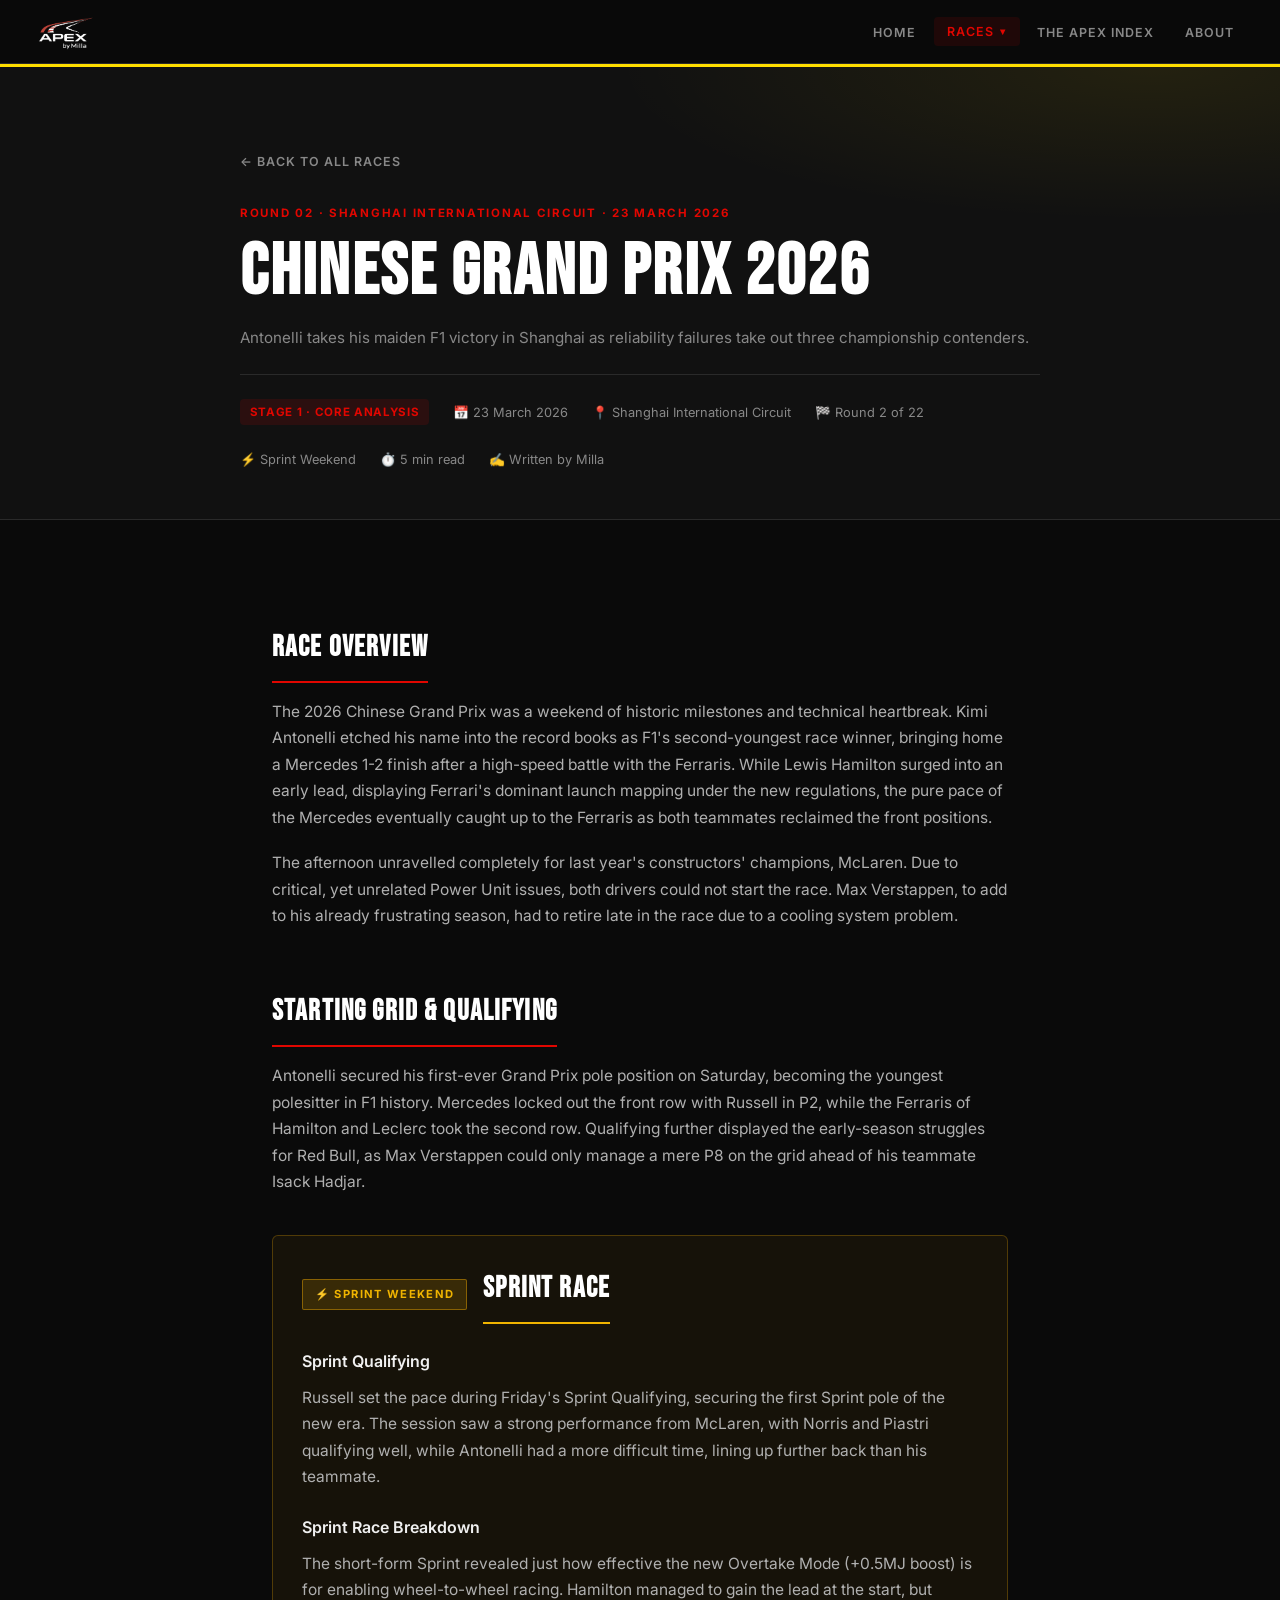
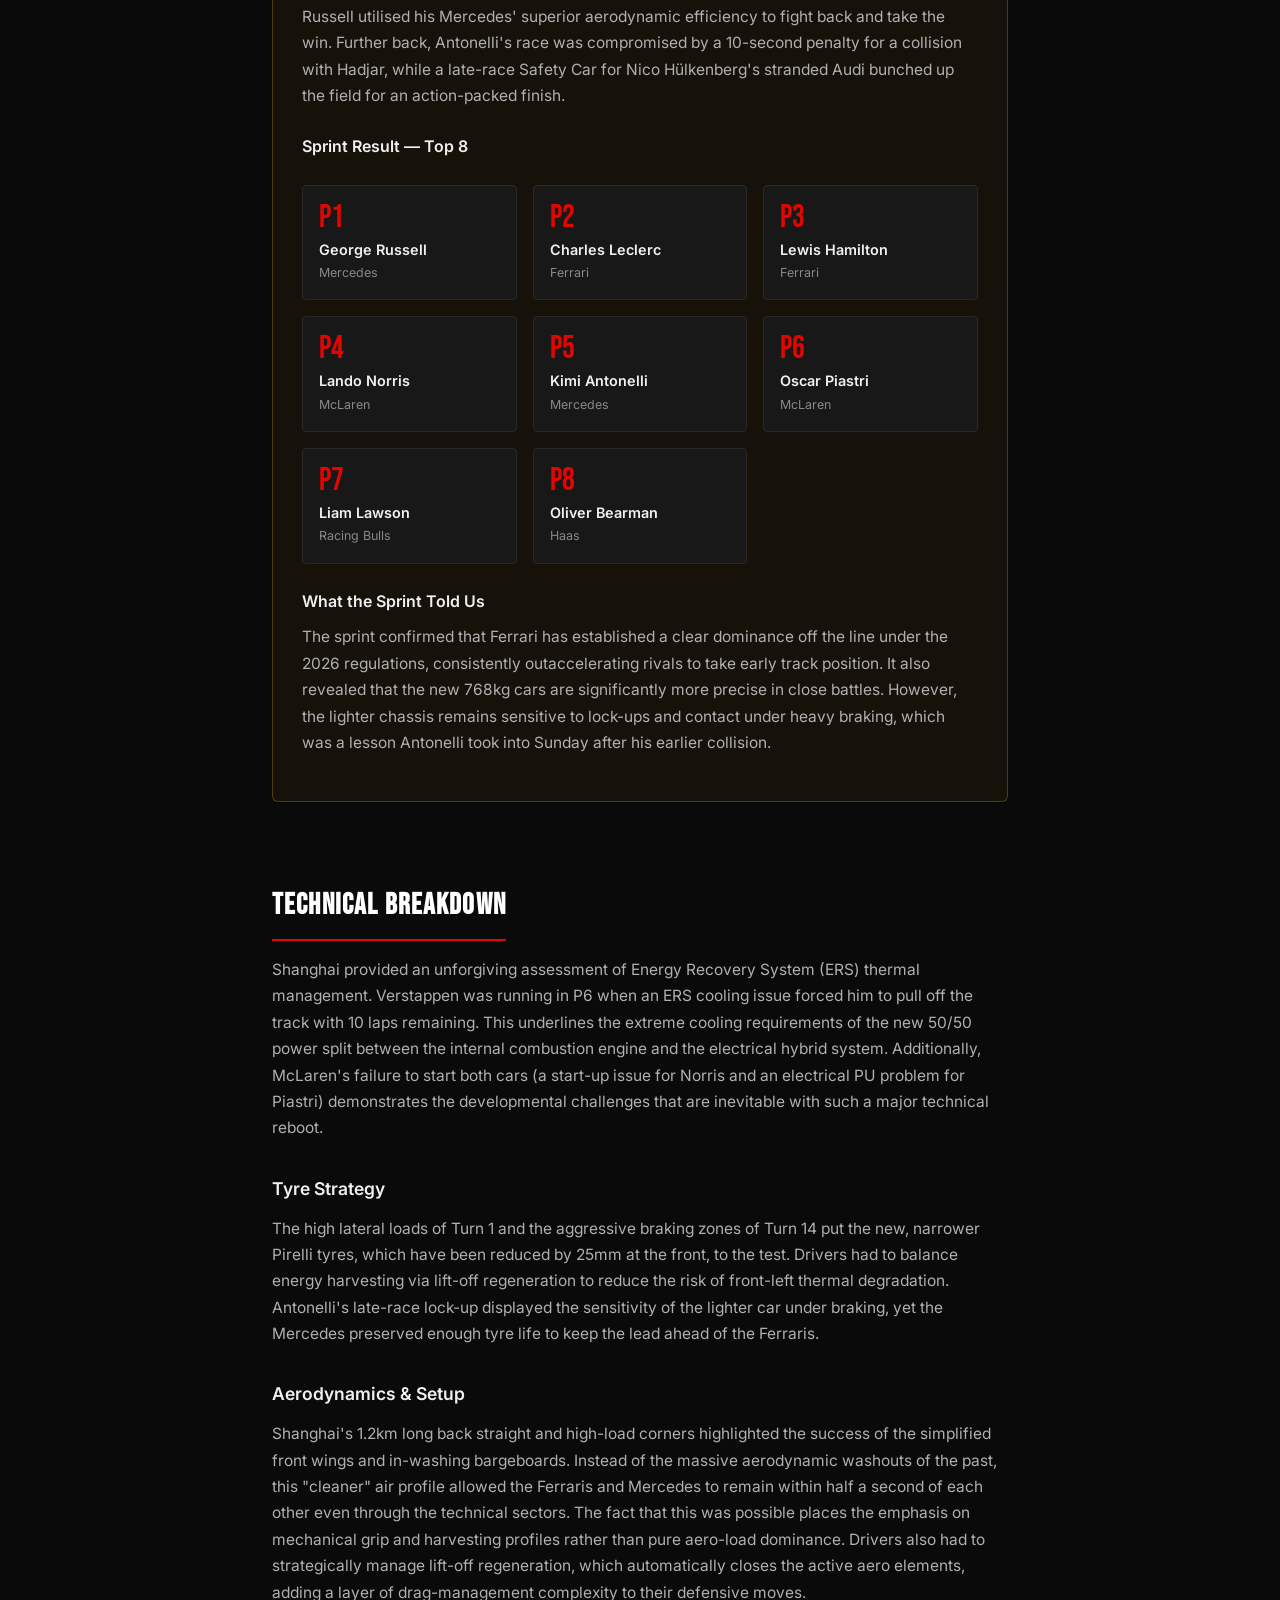
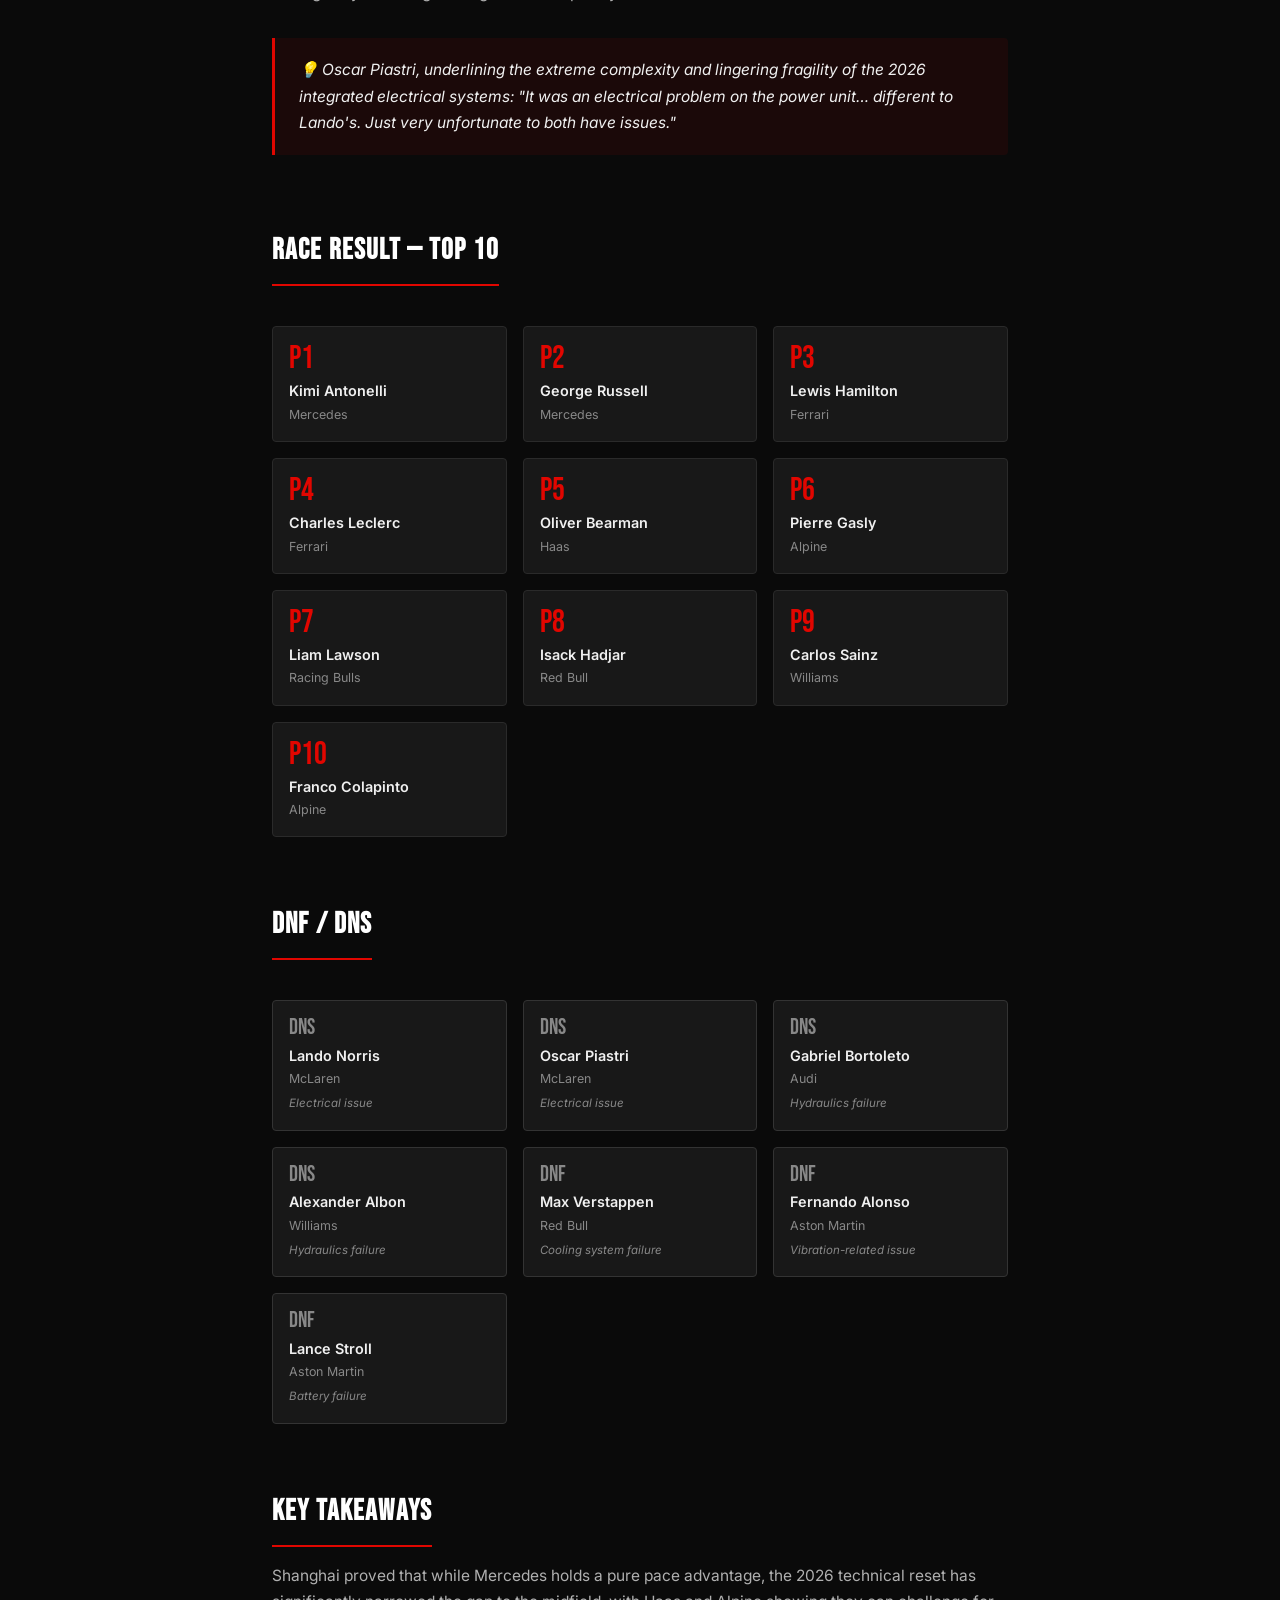
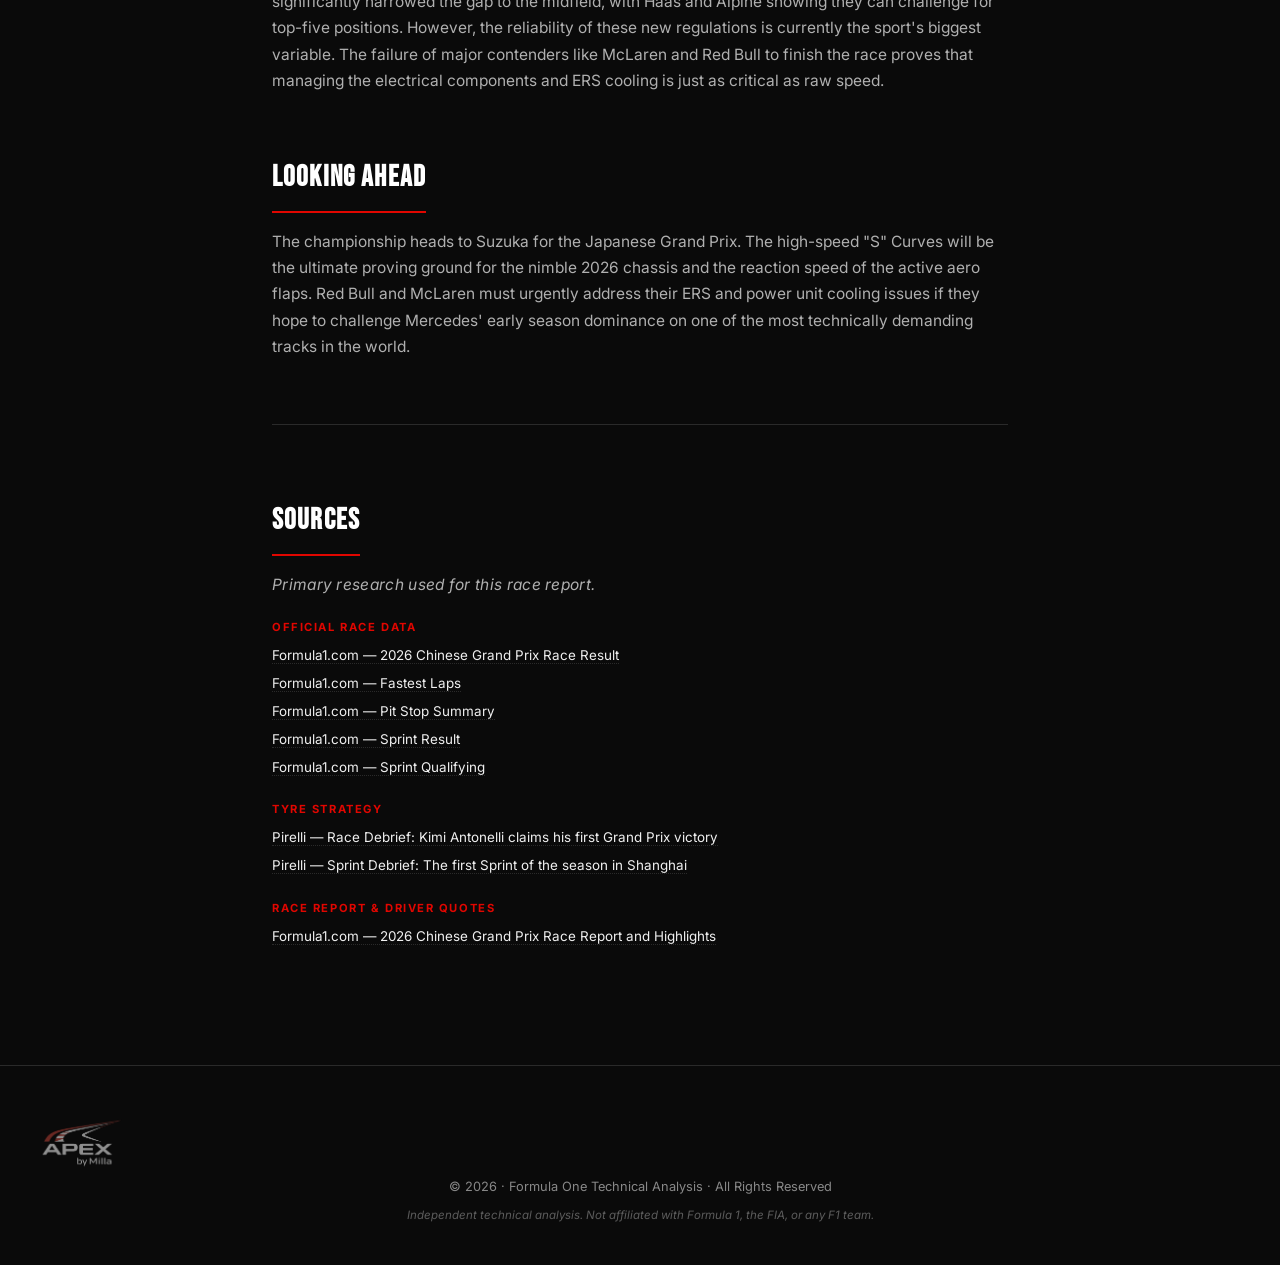
<file: races/china.html>
<!DOCTYPE html>
<html lang="en">
<head>
  <meta charset="UTF-8" />
  <meta name="viewport" content="width=device-width, initial-scale=1.0" />
  <title>2026 Chinese GP Technical Analysis — Apex by Milla</title>
  <meta name="description" content="Antonelli takes his maiden win as McLaren suffer a double DNS at Shanghai. ERS cooling failures, sprint weekend strategy and tyre degradation — technical breakdown by Milla." />

  <!-- Open Graph -->
  <meta property="og:type"        content="article" />
  <meta property="og:url"         content="https://apexbymilla.com/races/china.html" />
  <meta property="og:title"       content="2026 Chinese GP Technical Analysis — Apex by Milla" />
  <meta property="og:description" content="Antonelli takes his maiden win as McLaren suffer a double DNS at Shanghai. ERS cooling failures, sprint weekend strategy and tyre degradation — technical breakdown by Milla." />
  <meta property="og:image"       content="https://apexbymilla.com/social-share.png" />
  <meta property="article:published_time" content="2026-03-23" />

  <!-- Twitter Card -->
  <meta name="twitter:card"        content="summary_large_image" />
  <meta name="twitter:site"        content="@apexbymilla" />
  <meta name="twitter:title"       content="2026 Chinese GP Technical Analysis — Apex by Milla" />
  <meta name="twitter:description" content="Antonelli takes his maiden win as McLaren suffer a double DNS at Shanghai. ERS cooling failures, sprint weekend strategy and tyre degradation — technical breakdown by Milla." />
  <meta name="twitter:image"       content="https://apexbymilla.com/social-share.png" />

  <!-- Canonical -->
  <link rel="canonical" href="https://apexbymilla.com/races/china.html" />

  <!-- Structured Data -->
  <script type="application/ld+json">
  {
    "@context": "https://schema.org",
    "@type": "BlogPosting",
    "headline": "2026 Chinese GP Technical Analysis",
    "description": "Antonelli takes his maiden win as McLaren suffer a double DNS at Shanghai. ERS cooling failures, sprint weekend strategy and tyre degradation — technical breakdown by Milla.",
    "author": { "@type": "Person", "name": "Milla", "url": "https://apexbymilla.com" },
    "publisher": { "@type": "Organization", "name": "Apex by Milla", "url": "https://apexbymilla.com" },
    "datePublished": "2026-03-23",
    "url": "https://apexbymilla.com/races/china.html",
    "mainEntityOfPage": "https://apexbymilla.com/races/china.html"
  }
  </script>

  <style>
/* ================================================
   APEX BY MILLA — Global Stylesheet
   ================================================ */

@import url('https://fonts.googleapis.com/css2?family=Inter:wght@300;400;500;600;700;900&family=Bebas+Neue&display=swap');

/* ---------- Reset & Base ---------- */
*, *::before, *::after {
  box-sizing: border-box;
  margin: 0;
  padding: 0;
}

:root {
  --red:       #E10600;
  --red-dark:  #b00400;
  --black:     #0a0a0a;
  --dark:      #111111;
  --card:      #181818;
  --border:    #2a2a2a;
  --text:      #f0f0f0;
  --muted:     #888888;
  --white:     #ffffff;
}

html {
  scroll-behavior: smooth;
}

body {
  background-color: var(--black);
  color: var(--text);
  font-family: 'Inter', sans-serif;
  font-size: 16px;
  line-height: 1.7;
  min-height: 100vh;
}

a {
  color: inherit;
  text-decoration: none;
}

img {
  max-width: 100%;
  display: block;
}

/* ---------- Scrollbar ---------- */
::-webkit-scrollbar { width: 6px; }
::-webkit-scrollbar-track { background: var(--dark); }
::-webkit-scrollbar-thumb { background: #FFDE00; border-radius: 3px; }

/* ---------- Navigation ---------- */
.navbar {
  position: sticky;
  top: 0;
  z-index: 100;
  background: rgba(10,10,10,0.95);
  backdrop-filter: blur(12px);
  border-bottom: 1px solid var(--border);
  padding: 0 2rem;
  display: flex;
  align-items: center;
  justify-content: space-between;
  height: 64px;
}

.nav-logo {
  display: flex;
  align-items: center;
  text-decoration: none;
  flex-shrink: 0;
}

.nav-links {
  display: flex;
  align-items: center;
  gap: 0.25rem;
  list-style: none;
}

.nav-links a {
  font-size: 0.78rem;
  font-weight: 600;
  letter-spacing: 0.08em;
  text-transform: uppercase;
  color: var(--muted);
  padding: 0.45rem 0.85rem;
  border-radius: 4px;
  transition: color 0.2s;
  white-space: nowrap;
  position: relative;
}

.nav-links a::after {
  content: '';
  position: absolute;
  bottom: -1px;
  left: 0.85rem;
  right: 0.85rem;
  height: 2px;
  background: var(--red);
  border-radius: 1px;
  transform: scaleX(0);
  transform-origin: left;
  transition: transform 0.22s ease;
}

.nav-links a:hover {
  color: var(--white);
}

.nav-links a:hover::after {
  transform: scaleX(1);
}

.nav-links a.active {
  color: var(--white);
}

.nav-links a.active::after {
  transform: scaleX(1);
}

.nav-links a.race-link {
  color: var(--text);
}

.nav-links a.race-link:hover {
  color: var(--white);
}

/* China active — yellow underline matching page accent */
.nav-links a.race-link.active::after {
  background: #FFDE00;
}

/* Hamburger for mobile */
.hamburger {
  display: none;
  flex-direction: column;
  gap: 5px;
  cursor: pointer;
  background: none;
  border: none;
  padding: 4px;
}
.hamburger span {
  display: block;
  width: 24px;
  height: 2px;
  background: var(--text);
  border-radius: 2px;
  transition: all 0.3s;
}

/* ---------- Races dropdown ---------- */
/* Replaces the long per-race link list so the navbar still fits as the
   season grows. Desktop opens on hover, mobile and keyboard open on click. */
.nav-races { position: relative; }
.nav-races-toggle {
  font-family: inherit; font-size: 0.78rem; font-weight: 600; letter-spacing: 0.08em;
  text-transform: uppercase; color: var(--text);
  background: none; border: none; cursor: pointer;
  padding: 0.45rem 0.85rem; border-radius: 4px;
  display: flex; align-items: center; gap: 0.35rem; white-space: nowrap;
  transition: color 0.2s, background 0.2s;
}
.nav-races-toggle:hover,
.nav-races.current > .nav-races-toggle,
.nav-races.open > .nav-races-toggle { color: var(--red); background: rgba(225,6,0,0.1); }
.nav-races-toggle .nav-chev { font-size: 0.6rem; line-height: 1; transition: transform 0.2s; }
.nav-races.open .nav-chev { transform: rotate(180deg); }
.nav-races-panel {
  position: absolute; top: calc(100% + 0.45rem); left: 0;
  background: var(--dark); border: 1px solid var(--border); border-radius: 6px;
  padding: 0.6rem; box-shadow: 0 14px 34px rgba(0,0,0,0.6);
  display: none; z-index: 120;
}
.nav-races.open > .nav-races-panel { display: block; }
/* Invisible bridge over the gap between the button and the panel, so the
   mouse never leaves the dropdown on its way down to a race. */
.nav-races-panel::before { content: ""; position: absolute; left: 0; right: 0; top: -0.6rem; height: 0.6rem; }
/* ✏️ Once you pass about 12 races, change repeat(2 to repeat(3 so the panel
   stays short rather than tall. */
.nav-races-grid { display: grid; grid-template-columns: repeat(2, minmax(148px, 1fr)); gap: 0.1rem; }
.nav-races-panel a {
  display: block; white-space: nowrap; padding: 0.5rem 0.75rem; border-radius: 4px;
  font-size: 0.78rem; font-weight: 600; letter-spacing: 0.05em; text-transform: uppercase;
  color: var(--text); transition: color 0.2s, background 0.2s;
}
.nav-races-panel a:hover,
.nav-races-panel a.active { color: var(--red); background: rgba(225,6,0,0.1); }
@media (max-width: 768px) {
  .nav-races-toggle { width: 100%; justify-content: space-between; padding: 0.7rem 1rem; font-size: 0.85rem; }
  .nav-races-panel {
    position: static; border: none; background: none; box-shadow: none;
    padding: 0 0 0.3rem 0.6rem;
  }
  .nav-races-grid { grid-template-columns: 1fr; }
  .nav-races-panel a { padding: 0.55rem 1rem; font-size: 0.85rem; }
}

/* ---------- Hero ---------- */
.hero {
  position: relative;
  min-height: 88vh;
  display: flex;
  flex-direction: column;
  justify-content: center;
  align-items: flex-start;
  padding: 6rem 2rem 4rem;
  overflow: hidden;
}

.hero-bg {
  position: absolute;
  inset: 0;
  background:
    radial-gradient(ellipse 70% 60% at 80% 50%, rgba(225,6,0,0.08) 0%, transparent 70%),
    repeating-linear-gradient(
      90deg,
      transparent,
      transparent 60px,
      rgba(255,255,255,0.015) 60px,
      rgba(255,255,255,0.015) 61px
    );
  pointer-events: none;
}

.hero-tag {
  display: inline-block;
  background: rgba(225,6,0,0.15);
  border: 1px solid rgba(225,6,0,0.4);
  color: var(--red);
  font-size: 0.7rem;
  font-weight: 700;
  letter-spacing: 0.15em;
  text-transform: uppercase;
  padding: 0.35rem 0.9rem;
  border-radius: 2px;
  margin-bottom: 1.5rem;
}

.hero h1 {
  font-family: 'Bebas Neue', sans-serif;
  font-size: clamp(3.5rem, 9vw, 8rem);
  line-height: 0.95;
  letter-spacing: 0.02em;
  color: var(--white);
  max-width: 900px;
  margin-bottom: 1.5rem;
}

.hero h1 em {
  font-style: normal;
  color: var(--red);
}

.hero-sub {
  font-size: clamp(0.9rem, 1.8vw, 1.1rem);
  color: var(--muted);
  max-width: 520px;
  margin-bottom: 2.5rem;
  font-weight: 400;
}

.hero-cta {
  display: inline-flex;
  align-items: center;
  gap: 0.6rem;
  background: var(--red);
  color: var(--white);
  font-size: 0.82rem;
  font-weight: 700;
  letter-spacing: 0.1em;
  text-transform: uppercase;
  padding: 0.85rem 1.8rem;
  border-radius: 3px;
  transition: background 0.2s, transform 0.15s;
}

.hero-cta:hover {
  background: var(--red-dark);
  transform: translateY(-1px);
}

.hero-scroll {
  position: absolute;
  bottom: 2rem;
  left: 50%;
  transform: translateX(-50%);
  display: flex;
  flex-direction: column;
  align-items: center;
  gap: 0.5rem;
  color: var(--muted);
  font-size: 0.7rem;
  letter-spacing: 0.1em;
  text-transform: uppercase;
  animation: bounce 2s infinite;
}

.hero-scroll::after {
  content: '';
  width: 1px;
  height: 40px;
  background: linear-gradient(to bottom, var(--muted), transparent);
}

@keyframes bounce {
  0%, 100% { transform: translateX(-50%) translateY(0); }
  50% { transform: translateX(-50%) translateY(6px); }
}

/* ---------- Section Wrapper ---------- */
.section {
  max-width: 1200px;
  margin: 0 auto;
  padding: 5rem 2rem;
}

.section-header {
  display: flex;
  align-items: baseline;
  gap: 1rem;
  margin-bottom: 3rem;
  border-bottom: 1px solid var(--border);
  padding-bottom: 1rem;
}

.section-title {
  font-family: 'Bebas Neue', sans-serif;
  font-size: 2.2rem;
  letter-spacing: 0.05em;
  color: var(--white);
}

.section-label {
  font-size: 0.72rem;
  font-weight: 600;
  letter-spacing: 0.12em;
  text-transform: uppercase;
  color: var(--red);
}

/* ---------- Race Cards Grid ---------- */
.races-grid {
  display: grid;
  grid-template-columns: repeat(auto-fill, minmax(300px, 1fr));
  gap: 1.5rem;
}

.race-card {
  background: var(--card);
  border: 1px solid var(--border);
  border-radius: 6px;
  overflow: hidden;
  transition: transform 0.2s, border-color 0.2s, box-shadow 0.2s;
  cursor: pointer;
}

.race-card:hover {
  transform: translateY(-4px);
  border-color: var(--red);
  box-shadow: 0 8px 32px rgba(225,6,0,0.15);
}

.card-flag {
  height: 140px;
  background: linear-gradient(135deg, var(--dark) 0%, #1e1e1e 100%);
  display: flex;
  align-items: center;
  justify-content: center;
  font-size: 5rem;
  border-bottom: 1px solid var(--border);
  position: relative;
  overflow: hidden;
}

.card-flag::after {
  content: '';
  position: absolute;
  inset: 0;
  background: linear-gradient(to top, var(--card) 0%, transparent 60%);
}

.card-body {
  padding: 1.4rem;
}

.card-round {
  font-size: 0.68rem;
  font-weight: 700;
  letter-spacing: 0.12em;
  text-transform: uppercase;
  color: var(--red);
  margin-bottom: 0.4rem;
}

.card-title {
  font-family: 'Bebas Neue', sans-serif;
  font-size: 1.5rem;
  letter-spacing: 0.04em;
  color: var(--white);
  margin-bottom: 0.6rem;
}

.card-excerpt {
  font-size: 0.85rem;
  color: var(--muted);
  line-height: 1.6;
  display: -webkit-box;
  -webkit-line-clamp: 3;
  -webkit-box-orient: vertical;
  overflow: hidden;
}

.card-footer {
  padding: 0 1.4rem 1.4rem;
  display: flex;
  align-items: center;
  justify-content: space-between;
}

.card-date {
  font-size: 0.75rem;
  color: var(--muted);
}

.card-arrow {
  font-size: 0.75rem;
  font-weight: 700;
  letter-spacing: 0.08em;
  text-transform: uppercase;
  color: var(--red);
  display: flex;
  align-items: center;
  gap: 0.3rem;
  transition: gap 0.2s;
}

.race-card:hover .card-arrow {
  gap: 0.6rem;
}

/* ---------- About Section ---------- */
.about-section {
  background: var(--dark);
  border-top: 1px solid var(--border);
  border-bottom: 1px solid var(--border);
}

.about-inner {
  max-width: 1200px;
  margin: 0 auto;
  padding: 5rem 2rem;
  display: grid;
  grid-template-columns: 1fr 1.5fr;
  gap: 4rem;
  align-items: center;
}

.about-label {
  font-size: 0.72rem;
  font-weight: 700;
  letter-spacing: 0.15em;
  text-transform: uppercase;
  color: var(--red);
  margin-bottom: 0.8rem;
}

.about-name {
  font-family: 'Bebas Neue', sans-serif;
  font-size: 3rem;
  letter-spacing: 0.04em;
  color: var(--white);
  line-height: 1;
  margin-bottom: 1.5rem;
}

.about-visual {
  width: 100%;
  aspect-ratio: 1;
  max-width: 320px;
  background: var(--card);
  border: 1px solid var(--border);
  border-radius: 8px;
  display: flex;
  align-items: center;
  justify-content: center;
  font-size: 6rem;
  position: relative;
  overflow: hidden;
}

.about-visual::before {
  content: '';
  position: absolute;
  top: 0; left: 0; right: 0;
  height: 4px;
  background: var(--red);
}

.about-text p {
  color: var(--muted);
  font-size: 0.95rem;
  margin-bottom: 1.2rem;
}

.about-text p strong {
  color: var(--text);
  font-weight: 600;
}

.tags {
  display: flex;
  flex-wrap: wrap;
  gap: 0.5rem;
  margin-top: 1.5rem;
}

.tag {
  background: rgba(225,6,0,0.1);
  border: 1px solid rgba(225,6,0,0.3);
  color: var(--red);
  font-size: 0.72rem;
  font-weight: 600;
  letter-spacing: 0.08em;
  text-transform: uppercase;
  padding: 0.3rem 0.75rem;
  border-radius: 2px;
}

/* ---------- Footer ---------- */
.footer {
  padding: 2.5rem 2rem;
  text-align: center;
  color: var(--muted);
  font-size: 0.8rem;
  border-top: 1px solid var(--border);
}

.footer span {
  color: var(--red);
}

/* ---------- Blog / Race Page Styles ---------- */
.blog-hero {
  background: var(--dark);
  border-bottom: 1px solid var(--border);
  border-top: 3px solid #FFDE00;
  padding: 5rem 2rem 3rem;
  position: relative;
}

.blog-hero::before {
  content: '';
  position: absolute;
  top: 0;
  left: 0;
  right: 0;
  height: 220px;
  background: radial-gradient(ellipse 60% 100% at 90% 0%, rgba(255,222,0,0.08) 0%, transparent 70%);
  pointer-events: none;
}

.blog-hero-inner {
  max-width: 800px;
  margin: 0 auto;
}

.blog-back {
  display: inline-flex;
  align-items: center;
  gap: 0.4rem;
  font-size: 0.78rem;
  font-weight: 600;
  letter-spacing: 0.08em;
  text-transform: uppercase;
  color: var(--muted);
  margin-bottom: 2rem;
  transition: color 0.2s;
}

.blog-back:hover { color: var(--text); }

.blog-round {
  font-size: 0.72rem;
  font-weight: 700;
  letter-spacing: 0.15em;
  text-transform: uppercase;
  color: var(--red);
  margin-bottom: 0.8rem;
}

.blog-title {
  font-family: 'Bebas Neue', sans-serif;
  font-size: clamp(2.5rem, 6vw, 4.5rem);
  letter-spacing: 0.03em;
  color: var(--white);
  line-height: 1;
  margin-bottom: 1rem;
}

.blog-meta {
  display: flex;
  gap: 1.5rem;
  flex-wrap: wrap;
  font-size: 0.8rem;
  color: var(--muted);
  margin-top: 1.5rem;
  padding-top: 1.5rem;
  border-top: 1px solid var(--border);
}

.blog-meta span {
  display: flex;
  align-items: center;
  gap: 0.4rem;
}

/* ---------- Apex tooltip (shared engine) ---------- */
/* Drives the stage badge now and the glossary terms later. Any element with
   class="apex-tip" holding an .apex-tip-box child works, no extra JS needed. */
.apex-tip { position: relative; cursor: help; }
.apex-tip:focus-visible { outline: 2px solid var(--red); outline-offset: 2px; }
.apex-tip-box {
  position: absolute; top: calc(100% + 0.55rem); left: 0;
  width: max-content; max-width: 260px;
  background: var(--dark); border: 1px solid var(--border); border-radius: 6px;
  padding: 0.7rem 0.85rem; box-shadow: 0 14px 34px rgba(0,0,0,0.6);
  display: none; z-index: 130;
  text-align: left; white-space: normal;
  font-weight: 400; letter-spacing: 0; text-transform: none;
}
.apex-tip.open > .apex-tip-box { display: block; }
/* Invisible bridge over the gap between the term and the box, so moving the
   mouse down onto the box (and its Apex Index link) does not close it */
.apex-tip-box::before { content: ""; position: absolute; left: 0; right: 0; top: -0.7rem; height: 0.7rem; }
.apex-tip.tip-up > .apex-tip-box { top: auto; bottom: calc(100% + 0.55rem); }
.apex-tip.tip-up > .apex-tip-box::before { top: auto; bottom: -0.7rem; }
/* flipped when the box would run off the right edge */
.apex-tip.tip-flip > .apex-tip-box { left: auto; right: 0; }
.apex-tip-term {
  display: block; color: var(--red);
  font-size: 0.72rem; font-weight: 700; letter-spacing: 0.08em;
  text-transform: uppercase; margin-bottom: 0.3rem;
}
.apex-tip-def { display: block; color: var(--text); font-size: 0.8rem; line-height: 1.5; }
.apex-tip-link {
  display: inline-block; margin-top: 0.5rem;
  color: var(--muted); font-size: 0.72rem; font-weight: 600; transition: color 0.2s;
}
.apex-tip-link:hover { color: var(--red); }
/* .blog-meta span sets display:flex on every span inside it, so the tooltip
   parts need winning back explicitly. */
.blog-meta .apex-tip-box { display: none; }
.blog-meta .apex-tip.open > .apex-tip-box { display: block; }
.blog-meta .apex-tip-term, .blog-meta .apex-tip-def { display: block; }
.blog-meta .apex-tip-link { display: inline-block; }
/* Stage badge, moved out of an inline style so the tooltip can anchor to it */
.stage-badge {
  background: rgba(225,6,0,0.12); color: var(--red);
  font-weight: 700; font-size: 0.72rem; letter-spacing: 0.06em;
  text-transform: uppercase; padding: 0.2rem 0.6rem; border-radius: 4px;
}
@media (max-width: 480px) { .apex-tip-box { max-width: 78vw; } }

.blog-content {
  max-width: 800px;
  margin: 0 auto;
  padding: 4rem 2rem 6rem;
}

.blog-content h2 {
  font-family: 'Bebas Neue', sans-serif;
  font-size: 1.8rem;
  letter-spacing: 0.04em;
  color: var(--white);
  margin-top: 2.5rem;
  margin-bottom: 1rem;
  padding-bottom: 0.5rem;
  border-bottom: 2px solid var(--red);
  display: inline-block;
}

.blog-content h3 {
  font-size: 1.1rem;
  font-weight: 600;
  color: var(--text);
  margin-top: 2rem;
  margin-bottom: 0.75rem;
}

.blog-content p {
  color: #b0b0b0;
  margin-bottom: 1.2rem;
  font-size: 0.97rem;
}

.blog-content strong {
  color: var(--text);
  font-weight: 600;
}

.blog-content .highlight-box {
  background: rgba(225,6,0,0.08);
  border-left: 3px solid var(--red);
  padding: 1.2rem 1.5rem;
  border-radius: 0 4px 4px 0;
  margin: 2rem 0;
}

.blog-content .highlight-box p {
  margin: 0;
  color: var(--text);
  font-style: italic;
}

.driver-grid {
  display: grid;
  grid-template-columns: repeat(auto-fill, minmax(200px, 1fr));
  gap: 1rem;
  margin: 1.5rem 0;
}

.driver-card {
  background: var(--card);
  border: 1px solid var(--border);
  border-radius: 4px;
  padding: 1rem;
}

.driver-pos {
  font-family: 'Bebas Neue', sans-serif;
  font-size: 2rem;
  color: var(--red);
  line-height: 1;
}

.driver-name {
  font-weight: 600;
  font-size: 0.9rem;
  color: var(--text);
  margin-top: 0.25rem;
}

.driver-team {
  font-size: 0.78rem;
  color: var(--muted);
}

/* ---------- Sprint Weekend ---------- */
.sprint-box {
  background: rgba(255, 180, 0, 0.05);
  border: 1px solid rgba(255, 180, 0, 0.25);
  border-radius: 6px;
  padding: 1.8rem;
  margin: 2.5rem 0;
}

.sprint-header {
  display: flex;
  align-items: center;
  gap: 1rem;
  margin-bottom: 1.2rem;
}

.sprint-badge {
  background: rgba(255, 180, 0, 0.15);
  border: 1px solid rgba(255, 180, 0, 0.4);
  color: #f0b400;
  font-size: 0.7rem;
  font-weight: 700;
  letter-spacing: 0.12em;
  text-transform: uppercase;
  padding: 0.3rem 0.75rem;
  border-radius: 2px;
  white-space: nowrap;
}

.sprint-title {
  font-family: 'Bebas Neue', sans-serif;
  font-size: 1.8rem;
  letter-spacing: 0.04em;
  color: var(--white);
  border-bottom: 2px solid #f0b400 !important;
  display: inline-block;
  padding-bottom: 0.3rem;
  margin: 0 !important;
}

.sprint-box h3 {
  font-size: 1rem;
  font-weight: 600;
  color: var(--text);
  margin-top: 1.5rem;
  margin-bottom: 0.6rem;
}

.sprint-box p {
  color: #b0b0b0;
  font-size: 0.97rem;
  margin-bottom: 1rem;
}

/* ---------- DNF / DNS Cards ---------- */
.dnf-card {
  border-color: #333333;
  opacity: 0.75;
}

.dnf-pos {
  font-family: 'Bebas Neue', sans-serif;
  font-size: 1.4rem;
  color: var(--muted) !important;
  line-height: 1;
}

.dnf-reason {
  font-size: 0.72rem;
  color: var(--muted);
  margin-top: 0.3rem;
  font-style: italic;
}

/* ---------- Responsive ---------- */
@media (max-width: 768px) {
  .nav-links {
    display: none;
    position: fixed;
    top: 64px;
    left: 0; right: 0;
    background: var(--dark);
    border-bottom: 1px solid var(--border);
    flex-direction: column;
    align-items: stretch;
    padding: 1rem;
    gap: 0.25rem;
  }

  .nav-links.open {
    display: flex;
  }

  .nav-links a {
    padding: 0.7rem 1rem;
    font-size: 0.85rem;
  }

  .hamburger {
    display: flex;
  }

  /* Blog hero */
  .blog-hero {
    padding: 3.5rem 1.5rem 2rem;
  }

  .blog-meta {
    gap: 0.8rem;
    font-size: 0.75rem;
  }

  /* Blog content */
  .blog-content {
    padding: 2.5rem 1.5rem 4rem;
  }

  .blog-content h2 {
    font-size: 1.4rem;
  }

  .driver-grid {
    grid-template-columns: 1fr;
  }

  .stat-cards {
    grid-template-columns: 1fr 1fr;
  }

  /* Footer */
  .footer-inner {
    grid-template-columns: 1fr;
    gap: 2rem;
  }

  .footer-bottom {
    flex-direction: column;
    gap: 0.5rem;
    text-align: center;
  }

  .footer-bottom-right {
    justify-content: center;
  }
}


/* ---------- Sources Section ---------- */
.sources-section {
  margin-top: 4rem;
  padding-top: 2rem;
  border-top: 1px solid var(--border);
}
.sources-title {
  font-family: 'Bebas Neue', sans-serif;
  font-size: 1.4rem;
  letter-spacing: 0.05em;
  color: var(--muted);
  margin-bottom: 0.3rem;
  text-transform: uppercase;
}
.sources-subtitle {
  font-size: 0.78rem;
  color: var(--muted);
  font-style: italic;
  margin-bottom: 1.5rem;
  letter-spacing: 0.02em;
}
.sources-group { margin-bottom: 1.4rem; }
.sources-group-label {
  font-size: 0.7rem;
  font-weight: 700;
  letter-spacing: 0.14em;
  text-transform: uppercase;
  color: var(--red);
  margin-bottom: 0.5rem;
}
.sources-list { list-style: none; padding: 0; margin: 0; }
.sources-list li {
  font-size: 0.84rem;
  color: #b0b0b0;
  margin-bottom: 0.45rem;
  line-height: 1.55;
}
.sources-list a {
  color: var(--text);
  text-decoration: none;
  border-bottom: 1px dotted var(--border);
  transition: color 0.2s, border-color 0.2s;
}
.sources-list a:hover {
  color: var(--red);
  border-bottom-color: var(--red);
}

/* ---------- Scroll Animations ---------- */
.reveal {
  opacity: 0;
  transform: translateY(28px);
  transition: opacity 0.65s ease, transform 0.65s ease;
}
.reveal.visible {
  opacity: 1;
  transform: translateY(0);
}
.reveal-delay-1 { transition-delay: 0.1s; }
.reveal-delay-2 { transition-delay: 0.2s; }
.reveal-delay-3 { transition-delay: 0.3s; }
</style>
  <link rel="icon" type="image/png" sizes="32x32" href="../favicon-tab.png" />
  <link rel="icon" type="image/png" sizes="192x192" href="../favicon.png" />
  <link rel="apple-touch-icon" href="../apple-touch-icon.png" />
  <link rel="shortcut icon" href="../favicon.ico" />
  <style>
    /* Reading progress bar: sits under the navbar in this race's signature colour, visible throughout */
    .reading-progress {
      position: fixed; top: 64px; left: 0; height: 3px; width: 0;
      background: #FFDE00; z-index: 90;
      transition: width 0.08s linear; will-change: width; pointer-events: none;
    }
  </style>
</head>
<body>
  <div class="reading-progress" id="readingProgress" aria-hidden="true"></div>

  <!-- ===== NAVIGATION ===== -->
  <nav class="navbar">
    <a href="../index.html" class="nav-logo" aria-label="Apex by Milla — Home">
          <img src="../logo.png" alt="Apex by Milla" style="height:48px;width:auto;">
        </a>
    <ul class="nav-links" id="navLinks">
      <li><a href="../index.html">Home</a></li>

      <!-- ── RACES DROPDOWN ── Add a new <li> inside .nav-races-grid for
           every new race. Nothing else in the navbar needs to change. -->
      <li class="nav-races current">
        <button type="button" class="nav-races-toggle" aria-expanded="false" aria-haspopup="true">
          Races <span class="nav-chev" aria-hidden="true">▾</span>
        </button>
        <div class="nav-races-panel">
          <div class="nav-races-grid">
            <a href="australia.html">🇦🇺 Australia</a>
            <a href="china.html" class="active">🇨🇳 China</a>
            <a href="japan.html">🇯🇵 Japan</a>
            <a href="miami.html">🇺🇸 Miami</a>
            <a href="canada.html">🇨🇦 Canada</a>
            <a href="monaco.html">🇲🇨 Monaco</a>
            <a href="barcelona.html">🇪🇸 Barcelona</a>
            <a href="austria.html">🇦🇹 Austria</a>
            <a href="silverstone.html">🇬🇧 Silverstone</a>
            <a href="belgium.html">🇧🇪 Belgium</a>
            <a href="hungary.html">🇭🇺 Hungary</a>
          </div>
        </div>
      </li>
      <!-- ── END RACES ── -->

      <li><a href="../apex-index.html">The Apex Index</a></li>
      <li><a href="../index.html#about">About</a></li>
    </ul>
    <button class="hamburger" id="hamburger" aria-label="Open menu">
      <span></span><span></span><span></span>
    </button>
  </nav>

  <!-- ===== BLOG HERO ===== -->
  <div class="blog-hero">
    <div class="blog-hero-inner">
      <a href="../index.html" class="blog-back">← Back to All Races</a>
      <div class="blog-round reveal">Round 02 · Shanghai International Circuit · 23 March 2026</div>
      <h1 class="blog-title reveal reveal-delay-1">Chinese Grand Prix 2026</h1>
      <p style="color: var(--muted); font-size: 0.95rem; margin-top: 1rem;">
        Antonelli takes his maiden F1 victory in Shanghai as reliability failures take out three championship contenders.
      </p>
      <div class="blog-meta reveal reveal-delay-2">
        <span class="apex-tip stage-badge" tabindex="0" role="button" aria-label="Stage 1 , Core Analysis. What do project stages mean?">Stage 1 · Core Analysis<span class="apex-tip-box" role="tooltip"><span class="apex-tip-term">Project stages</span><span class="apex-tip-def">Apex is built in stages. Each one adds more technical depth to the race reports, so the analysis develops visibly across the season.</span><a class="apex-tip-link" href="../index.html#about">→ About the project</a></span></span>
        <span>📅 23 March 2026</span>
        <span>📍 Shanghai International Circuit</span>
        <span>🏁 Round 2 of 22</span>
        <span>⚡ Sprint Weekend</span>
        <span>⏱️ 5 min read</span>
        <span>✍️ Written by Milla</span>
      </div>
    </div>
  </div>

  <!-- ===== BLOG CONTENT ===== -->
  <article class="blog-content">

    <!-- ── CHINESE GP BLOG CONTENT ── -->

    <h2>Race Overview</h2>
    <p>
      The 2026 Chinese Grand Prix was a weekend of historic milestones and technical heartbreak. Kimi Antonelli etched his name into the record books as F1's second-youngest race winner, bringing home a Mercedes 1-2 finish after a high-speed battle with the Ferraris. While Lewis Hamilton surged into an early lead, displaying Ferrari's dominant launch mapping under the new regulations, the pure pace of the Mercedes eventually caught up to the Ferraris as both teammates reclaimed the front positions.
    </p>
    <p>
      The afternoon unravelled completely for last year's constructors' champions, McLaren. Due to critical, yet unrelated Power Unit issues, both drivers could not start the race. Max Verstappen, to add to his already frustrating season, had to retire late in the race due to a cooling system problem.
    </p>

    <h2>Starting Grid & Qualifying</h2>
    <p>
      Antonelli secured his first-ever Grand Prix pole position on Saturday, becoming the youngest polesitter in F1 history. Mercedes locked out the front row with Russell in P2, while the Ferraris of Hamilton and Leclerc took the second row. Qualifying further displayed the early-season struggles for Red Bull, as Max Verstappen could only manage a mere P8 on the grid ahead of his teammate Isack Hadjar.
    </p>

    <!-- ── SPRINT WEEKEND SECTION ── -->
    <div class="sprint-box">
      <div class="sprint-header">
        <span class="sprint-badge">⚡ Sprint Weekend</span>
        <h2 class="sprint-title">Sprint Race</h2>
      </div>
      <h3>Sprint Qualifying</h3>
      <p>
        Russell set the pace during Friday's Sprint Qualifying, securing the first Sprint pole of the new era. The session saw a strong performance from McLaren, with Norris and Piastri qualifying well, while Antonelli had a more difficult time, lining up further back than his teammate.
      </p>
      <h3>Sprint Race Breakdown</h3>
      <p>
        The short-form Sprint revealed just how effective the new Overtake Mode (+0.5MJ boost) is for enabling wheel-to-wheel racing. Hamilton managed to gain the lead at the start, but Russell utilised his Mercedes' superior aerodynamic efficiency to fight back and take the win. Further back, Antonelli's race was compromised by a 10-second penalty for a collision with Hadjar, while a late-race Safety Car for Nico Hülkenberg's stranded Audi bunched up the field for an action-packed finish.
      </p>
      <h3>Sprint Result — Top 8</h3>
      <div class="driver-grid reveal">
        <div class="driver-card">
          <div class="driver-pos">P1</div>
          <div class="driver-name">George Russell</div>
          <div class="driver-team">Mercedes</div>
        </div>
        <div class="driver-card">
          <div class="driver-pos">P2</div>
          <div class="driver-name">Charles Leclerc</div>
          <div class="driver-team">Ferrari</div>
        </div>
        <div class="driver-card">
          <div class="driver-pos">P3</div>
          <div class="driver-name">Lewis Hamilton</div>
          <div class="driver-team">Ferrari</div>
        </div>
        <div class="driver-card">
          <div class="driver-pos">P4</div>
          <div class="driver-name">Lando Norris</div>
          <div class="driver-team">McLaren</div>
        </div>
        <div class="driver-card">
          <div class="driver-pos">P5</div>
          <div class="driver-name">Kimi Antonelli</div>
          <div class="driver-team">Mercedes</div>
        </div>
        <div class="driver-card">
          <div class="driver-pos">P6</div>
          <div class="driver-name">Oscar Piastri</div>
          <div class="driver-team">McLaren</div>
        </div>
        <div class="driver-card">
          <div class="driver-pos">P7</div>
          <div class="driver-name">Liam Lawson</div>
          <div class="driver-team">Racing Bulls</div>
        </div>
        <div class="driver-card">
          <div class="driver-pos">P8</div>
          <div class="driver-name">Oliver Bearman</div>
          <div class="driver-team">Haas</div>
        </div>
      </div>
      <h3>What the Sprint Told Us</h3>
      <p>
        The sprint confirmed that Ferrari has established a clear dominance off the line under the 2026 regulations, consistently outaccelerating rivals to take early track position. It also revealed that the new 768kg cars are significantly more precise in close battles. However, the lighter chassis remains sensitive to lock-ups and contact under heavy braking, which was a lesson Antonelli took into Sunday after his earlier collision.
      </p>
    </div>
    <!-- ── END SPRINT SECTION ── -->

    <h2>Technical Breakdown</h2>
    <p>
      Shanghai provided an unforgiving assessment of Energy Recovery System (ERS) thermal management. Verstappen was running in P6 when an ERS cooling issue forced him to pull off the track with 10 laps remaining. This underlines the extreme cooling requirements of the new 50/50 power split between the internal combustion engine and the electrical hybrid system. Additionally, McLaren's failure to start both cars (a start-up issue for Norris and an electrical PU problem for Piastri) demonstrates the developmental challenges that are inevitable with such a major technical reboot.
    </p>

    <h3>Tyre Strategy</h3>
    <p>
      The high lateral loads of Turn 1 and the aggressive braking zones of Turn 14 put the new, narrower Pirelli tyres, which have been reduced by 25mm at the front, to the test. Drivers had to balance energy harvesting via lift-off regeneration to reduce the risk of front-left thermal degradation. Antonelli's late-race lock-up displayed the sensitivity of the lighter car under braking, yet the Mercedes preserved enough tyre life to keep the lead ahead of the Ferraris.
    </p>

    <h3>Aerodynamics & Setup</h3>
    <p>
      Shanghai's 1.2km long back straight and high-load corners highlighted the success of the simplified front wings and in-washing bargeboards. Instead of the massive aerodynamic washouts of the past, this "cleaner" air profile allowed the Ferraris and Mercedes to remain within half a second of each other even through the technical sectors. The fact that this was possible places the emphasis on mechanical grip and harvesting profiles rather than pure aero-load dominance. Drivers also had to strategically manage lift-off regeneration, which automatically closes the active aero elements, adding a layer of drag-management complexity to their defensive moves.
    </p>

    <div class="highlight-box reveal">
      <p>
        💡 Oscar Piastri, underlining the extreme complexity and lingering fragility of the 2026 integrated electrical systems: "It was an electrical problem on the power unit… different to Lando's. Just very unfortunate to both have issues."
      </p>
    </div>

    <h2>Race Result — Top 10</h2>
    <div class="driver-grid reveal">
      <div class="driver-card">
        <div class="driver-pos">P1</div>
        <div class="driver-name">Kimi Antonelli</div>
        <div class="driver-team">Mercedes</div>
      </div>
      <div class="driver-card">
        <div class="driver-pos">P2</div>
        <div class="driver-name">George Russell</div>
        <div class="driver-team">Mercedes</div>
      </div>
      <div class="driver-card">
        <div class="driver-pos">P3</div>
        <div class="driver-name">Lewis Hamilton</div>
        <div class="driver-team">Ferrari</div>
      </div>
      <div class="driver-card">
        <div class="driver-pos">P4</div>
        <div class="driver-name">Charles Leclerc</div>
        <div class="driver-team">Ferrari</div>
      </div>
      <div class="driver-card">
        <div class="driver-pos">P5</div>
        <div class="driver-name">Oliver Bearman</div>
        <div class="driver-team">Haas</div>
      </div>
      <div class="driver-card">
        <div class="driver-pos">P6</div>
        <div class="driver-name">Pierre Gasly</div>
        <div class="driver-team">Alpine</div>
      </div>
      <div class="driver-card">
        <div class="driver-pos">P7</div>
        <div class="driver-name">Liam Lawson</div>
        <div class="driver-team">Racing Bulls</div>
      </div>
      <div class="driver-card">
        <div class="driver-pos">P8</div>
        <div class="driver-name">Isack Hadjar</div>
        <div class="driver-team">Red Bull</div>
      </div>
      <div class="driver-card">
        <div class="driver-pos">P9</div>
        <div class="driver-name">Carlos Sainz</div>
        <div class="driver-team">Williams</div>
      </div>
      <div class="driver-card">
        <div class="driver-pos">P10</div>
        <div class="driver-name">Franco Colapinto</div>
        <div class="driver-team">Alpine</div>
      </div>
    </div>

    <h2>DNF / DNS</h2>
    <div class="driver-grid reveal">
      <div class="driver-card dnf-card reveal">
        <div class="driver-pos dnf-pos">DNS</div>
        <div class="driver-name">Lando Norris</div>
        <div class="driver-team">McLaren</div>
        <div class="dnf-reason">Electrical issue</div>
      </div>
      <div class="driver-card dnf-card reveal reveal-delay-1">
        <div class="driver-pos dnf-pos">DNS</div>
        <div class="driver-name">Oscar Piastri</div>
        <div class="driver-team">McLaren</div>
        <div class="dnf-reason">Electrical issue</div>
      </div>
      <div class="driver-card dnf-card reveal reveal-delay-2">
        <div class="driver-pos dnf-pos">DNS</div>
        <div class="driver-name">Gabriel Bortoleto</div>
        <div class="driver-team">Audi</div>
        <div class="dnf-reason">Hydraulics failure</div>
      </div>
      <div class="driver-card dnf-card reveal">
        <div class="driver-pos dnf-pos">DNS</div>
        <div class="driver-name">Alexander Albon</div>
        <div class="driver-team">Williams</div>
        <div class="dnf-reason">Hydraulics failure</div>
      </div>
      <div class="driver-card dnf-card reveal">
        <div class="driver-pos dnf-pos">DNF</div>
        <div class="driver-name">Max Verstappen</div>
        <div class="driver-team">Red Bull</div>
        <div class="dnf-reason">Cooling system failure</div>
      </div>
      <div class="driver-card dnf-card reveal">
        <div class="driver-pos dnf-pos">DNF</div>
        <div class="driver-name">Fernando Alonso</div>
        <div class="driver-team">Aston Martin</div>
        <div class="dnf-reason">Vibration-related issue</div>
      </div>
      <div class="driver-card dnf-card reveal">
        <div class="driver-pos dnf-pos">DNF</div>
        <div class="driver-name">Lance Stroll</div>
        <div class="driver-team">Aston Martin</div>
        <div class="dnf-reason">Battery failure</div>
      </div>
    </div>

    <h2>Key Takeaways</h2>
    <p>
      Shanghai proved that while Mercedes holds a pure pace advantage, the 2026 technical reset has significantly narrowed the gap to the midfield, with Haas and Alpine showing they can challenge for top-five positions. However, the reliability of these new regulations is currently the sport's biggest variable. The failure of major contenders like McLaren and Red Bull to finish the race proves that managing the electrical components and ERS cooling is just as critical as raw speed.
    </p>

    <h2>Looking Ahead</h2>
    <p>
      The championship heads to Suzuka for the Japanese Grand Prix. The high-speed "S" Curves will be the ultimate proving ground for the nimble 2026 chassis and the reaction speed of the active aero flaps. Red Bull and McLaren must urgently address their ERS and power unit cooling issues if they hope to challenge Mercedes' early season dominance on one of the most technically demanding tracks in the world.
    </p>

    <!-- ===== SOURCES SECTION ===== -->
    <section class="sources-section reveal">
      <h2 class="sources-title">Sources</h2>
      <p class="sources-subtitle">Primary research used for this race report.</p>

      <div class="sources-group">
        <div class="sources-group-label">Official Race Data</div>
        <ul class="sources-list">
          <li><a href="https://www.formula1.com/en/results/2026/races/1280/china/race-result" target="_blank" rel="noopener">Formula1.com — 2026 Chinese Grand Prix Race Result</a></li>
          <li><a href="https://www.formula1.com/en/results/2026/races/1280/china/fastest-laps" target="_blank" rel="noopener">Formula1.com — Fastest Laps</a></li>
          <li><a href="https://www.formula1.com/en/results/2026/races/1280/china/pit-stop-summary" target="_blank" rel="noopener">Formula1.com — Pit Stop Summary</a></li>
          <li><a href="https://www.formula1.com/en/results/2026/races/1280/china/sprint-results" target="_blank" rel="noopener">Formula1.com — Sprint Result</a></li>
          <li><a href="https://www.formula1.com/en/results/2026/races/1280/china/sprint-qualifying" target="_blank" rel="noopener">Formula1.com — Sprint Qualifying</a></li>
        </ul>
      </div>

      <div class="sources-group">
        <div class="sources-group-label">Tyre Strategy</div>
        <ul class="sources-list">
          <li><a href="https://press.pirelli.com/kimi-antonelli-claims-his-first-grand-prix-victory/" target="_blank" rel="noopener">Pirelli — Race Debrief: Kimi Antonelli claims his first Grand Prix victory</a></li>
          <li><a href="https://press.pirelli.com/the-first-sprint-of-the-season-in-shanghai/" target="_blank" rel="noopener">Pirelli — Sprint Debrief: The first Sprint of the season in Shanghai</a></li>
        </ul>
      </div>

      <div class="sources-group">
        <div class="sources-group-label">Race Report &amp; Driver Quotes</div>
        <ul class="sources-list">
          <li><a href="https://www.formula1.com/en/latest/article/antonelli-beats-russell-for-maiden-f1-victory-in-china-as-hamilton-takes.5aJsWCPiRhp2euZctEwEYA" target="_blank" rel="noopener">Formula1.com — 2026 Chinese Grand Prix Race Report and Highlights</a></li>
        </ul>
      </div>
    </section>

    <!-- ── END OF BLOG CONTENT ── -->

  </article>

  <!-- ===== FOOTER ===== -->
  <footer class="footer">
    <div class="footer-logo">
          <img src="../logo.png" alt="Apex by Milla" style="height:70px;width:auto;opacity:0.55;">
        </div>
    <p>© 2026 · Formula One Technical Analysis · All Rights Reserved</p>
    <p style="font-size: 0.72rem; opacity: 0.65; margin-top: 0.5rem; font-style: italic;">Independent technical analysis. Not affiliated with Formula 1, the FIA, or any F1 team.</p>
  </footer>

  <script>
    const hamburger = document.getElementById('hamburger');
    const navLinks  = document.getElementById('navLinks');
    hamburger.addEventListener('click', () => navLinks.classList.toggle('open'));
    navLinks.querySelectorAll('a').forEach(link => {
      link.addEventListener('click', () => navLinks.classList.remove('open'));
    });
  </script>


  <!-- Scroll reveal -->
  <script>
    const revealEls = document.querySelectorAll('.reveal');
    const observer = new IntersectionObserver((entries) => {
      entries.forEach(entry => {
        if (entry.isIntersecting) {
          entry.target.classList.add('visible');
          observer.unobserve(entry.target);
        }
      });
    }, { threshold: 0.12 });
    revealEls.forEach(el => observer.observe(el));
  </script>
  <script>
    (function () {
      var bar = document.getElementById('readingProgress');
      var endEl = document.querySelector('.sources-section');
      function update() {
        var end = endEl ? (endEl.getBoundingClientRect().top + window.scrollY) : document.documentElement.scrollHeight;
        var target = end - window.innerHeight;
        var pct = target > 0 ? window.scrollY / target : 1;
        if (pct < 0) pct = 0; if (pct > 1) pct = 1;
        bar.style.width = (pct * 100) + '%';
      }
      window.addEventListener('scroll', update, { passive: true });
      window.addEventListener('resize', update);
      window.addEventListener('load', update);
      update();
    })();
  </script>
  <script>
    /* Races dropdown: hover on desktop, click on touch and keyboard. */
    (function () {
      var wrap = document.querySelector('.nav-races');
      if (!wrap) return;
      var btn = wrap.querySelector('.nav-races-toggle');
      function setOpen(open) {
        wrap.classList.toggle('open', open);
        btn.setAttribute('aria-expanded', open ? 'true' : 'false');
      }
      btn.addEventListener('click', function (e) {
        e.stopPropagation();
        setOpen(!wrap.classList.contains('open'));
      });
      /* Checked at event time, not once at load, so narrowing a desktop
         window to phone width hands control back to tap. */
      var hoverCapable = window.matchMedia('(hover: hover) and (min-width: 769px)');
      /* Short delay before closing, so a slightly wobbly mouse path from the
         button to a race does not snap the panel shut. */
      var closeTimer;
      wrap.addEventListener('mouseenter', function () {
        clearTimeout(closeTimer);
        if (hoverCapable.matches) setOpen(true);
      });
      wrap.addEventListener('mouseleave', function () {
        if (!hoverCapable.matches) return;
        closeTimer = setTimeout(function () { setOpen(false); }, 300);
      });
      document.addEventListener('click', function (e) {
        if (!wrap.contains(e.target)) setOpen(false);
      });
      document.addEventListener('keydown', function (e) {
        if (e.key === 'Escape') setOpen(false);
      });
    })();
  </script>
  <script>
    /* Apex tooltip engine. Hover on desktop, tap on touch, focus for keyboard.
       Add class="apex-tip" + an .apex-tip-box child to any element to use it. */
    (function () {
      var tips = document.querySelectorAll('.apex-tip');
      if (!tips.length) return;
      var hoverCapable = window.matchMedia('(hover: hover) and (min-width: 769px)');
      function closeAll(except) {
        Array.prototype.forEach.call(document.querySelectorAll('.apex-tip.open'), function (t) {
          if (t !== except) t.classList.remove('open');
        });
      }
      function open(tip, on) {
        if (!on) { tip.classList.remove('open'); return; }
        closeAll(tip);
        tip.classList.add('open');
        tip.classList.remove('tip-flip');
        tip.classList.remove('tip-up');
        var box = tip.querySelector('.apex-tip-box');
        if (!box) return;
        /* Keep the whole box on screen. Measure it at its default spot, then
           shift it left or right by exactly the overflow, 8px from either edge. */
        box.style.left = ''; box.style.right = '';
        var vw = document.documentElement.clientWidth || window.innerWidth;
        var r = box.getBoundingClientRect(), shift = 0;
        if (r.right > vw - 8) shift = (vw - 8) - r.right;
        if (r.left + shift < 8) shift = 8 - r.left;
        if (shift) box.style.left = Math.round(shift) + 'px';
        /* Open upwards instead when the box would run off the bottom of the
           screen and there is room above (64px clears the navbar). */
        var vh = document.documentElement.clientHeight || window.innerHeight;
        if (r.bottom > vh - 8 && tip.getBoundingClientRect().top - r.height - 16 > 64) tip.classList.add('tip-up');
      }
      Array.prototype.forEach.call(tips, function (tip) {
        /* Close after a short delay rather than straight away, so the mouse can
           cross the gap down to the box and reach the Apex Index link
           (the same fix as the Races dropdown). */
        var closeTimer;
        tip.addEventListener('mouseenter', function () {
          if (!hoverCapable.matches) return;
          clearTimeout(closeTimer);
          if (!tip.classList.contains('open')) open(tip, true);
        });
        tip.addEventListener('mouseleave', function () {
          if (!hoverCapable.matches) return;
          clearTimeout(closeTimer);
          closeTimer = setTimeout(function () { open(tip, false); }, 300);
        });
        /* A tap fires pointerdown, then focus, then click. Without recording the
           state up front, focus opens the box and click immediately shuts it,
           so tapping appears to do nothing. */
        var wasOpen = false;
        tip.addEventListener('pointerdown', function () {
          wasOpen = tip.classList.contains('open');
        });
        tip.addEventListener('click', function (e) {
          if (e.target.closest && e.target.closest('.apex-tip-link')) return;
          e.stopPropagation();
          open(tip, !wasOpen);
        });
        tip.addEventListener('focus', function () { open(tip, true); });
        tip.addEventListener('blur', function () { open(tip, false); });
      });
      document.addEventListener('click', function () { closeAll(null); });
      document.addEventListener('keydown', function (e) { if (e.key === 'Escape') closeAll(null); });
      window.addEventListener('resize', function () { closeAll(null); });
    })();
  </script>
  <script>
    /* Reading tracker (Stage 3): remembers how far this visitor has read this report,
       in their own browser only (localStorage, nothing is sent anywhere). The homepage
       race cards read it to show "Finished" or "x% read". Same end point as the progress bar.
       The first time a reader reaches the end, a small "Finished · See all races" pill fades in
       for a few seconds, its tick in the race's signature colour (taken from the reading progress bar). */
    (function () {
      var slug = (location.pathname.split('/').pop() || '').replace(/\.html$/, '');
      if (!slug || slug === 'NEW-RACE-TEMPLATE') return;
      var KEY = 'apexReading', DONE = 95, best = 0, timer = null, toasted = false;
      function load() { try { return JSON.parse(localStorage.getItem(KEY)) || {}; } catch (e) { return {}; } }
      function pct() {
        var endEl = document.querySelector('.sources-section');
        var end = endEl ? endEl.getBoundingClientRect().top + window.scrollY : document.documentElement.scrollHeight;
        var target = end - window.innerHeight;
        var p = target > 0 ? window.scrollY / target : 1;
        return Math.round(Math.max(0, Math.min(1, p)) * 100);
      }
      function toast() {
        if (toasted) return; toasted = true;
        var bar = document.getElementById('readingProgress');
        var colour = bar ? getComputedStyle(bar).backgroundColor : '#E10600';
        var css = document.createElement('style');
        css.textContent =
          '.apex-done{position:fixed;left:50%;bottom:1rem;z-index:95;transform:translate(-50%,10px);opacity:0;' +
          'display:inline-flex;align-items:center;gap:0.5rem;white-space:nowrap;padding:0.45rem 0.95rem;' +
          'background:rgba(17,17,17,0.92);border:1px solid #2a2a2a;border-radius:999px;' +
          'font-family:Inter,sans-serif;font-size:0.76rem;font-weight:500;letter-spacing:0.02em;color:#888;' +
          'box-shadow:0 6px 18px rgba(0,0,0,0.4);transition:transform 0.4s ease,opacity 0.4s ease;}' +
          '.apex-done.show{transform:translate(-50%,0);opacity:1;}' +
          '.apex-done-tick{color:var(--done-colour,#E10600);font-weight:700;}' +
          '.apex-done-sep{color:#2a2a2a;}' +
          '.apex-done a{color:#f0f0f0;text-decoration:none;}' +
          '.apex-done a:hover{color:var(--done-colour,#E10600);}' +
          '@media (prefers-reduced-motion: reduce){.apex-done{transition:opacity 0.2s;transform:translate(-50%,0);}}';
        document.head.appendChild(css);
        var box = document.createElement('div');
        box.className = 'apex-done';
        box.setAttribute('role', 'status');
        box.style.setProperty('--done-colour', colour);
        box.innerHTML = '<span class="apex-done-tick" aria-hidden="true">✓</span><span>Finished</span>' +
          '<span class="apex-done-sep" aria-hidden="true">·</span><a href="../index.html#season-progress">See all races →</a>';
        document.body.appendChild(box);
        function hide() { box.classList.remove('show'); setTimeout(function () { box.remove(); }, 450); }
        requestAnimationFrame(function () { requestAnimationFrame(function () { box.classList.add('show'); }); });
        var t = setTimeout(hide, 6000);
        box.addEventListener('mouseenter', function () { clearTimeout(t); });
        box.addEventListener('mouseleave', function () { t = setTimeout(hide, 2500); });
      }
      function save() {
        timer = null;
        var p = pct();
        if (p <= best) return;
        var before = best;
        best = p;
        if (p >= DONE && before < DONE) toast();
        var all = load();
        if (!all[slug] || p > all[slug]) {
          all[slug] = p;
          try { localStorage.setItem(KEY, JSON.stringify(all)); } catch (e) {}
        }
      }
      best = load()[slug] || 0;
      window.addEventListener('scroll', function () { if (!timer) timer = setTimeout(save, 400); }, { passive: true });
      window.addEventListener('pagehide', save);
    })();
  </script>
</body>
</html>
</file>
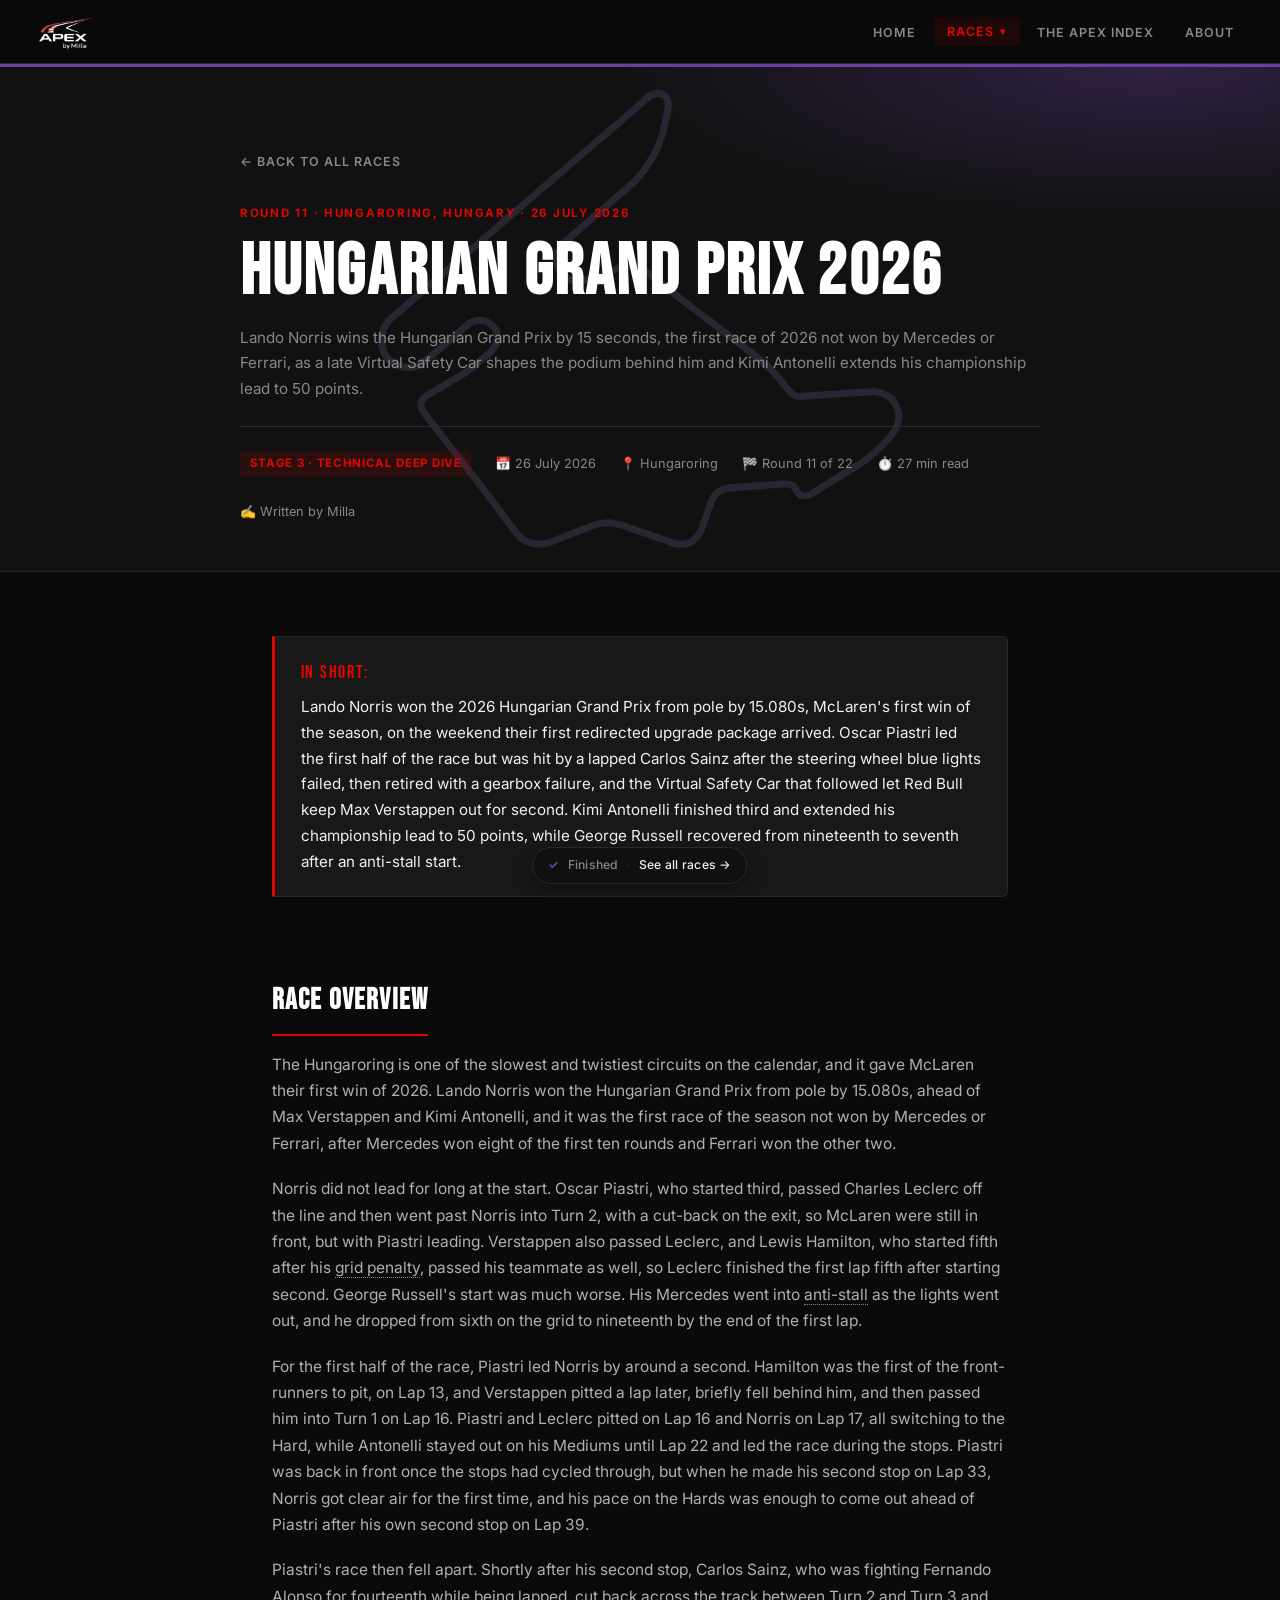
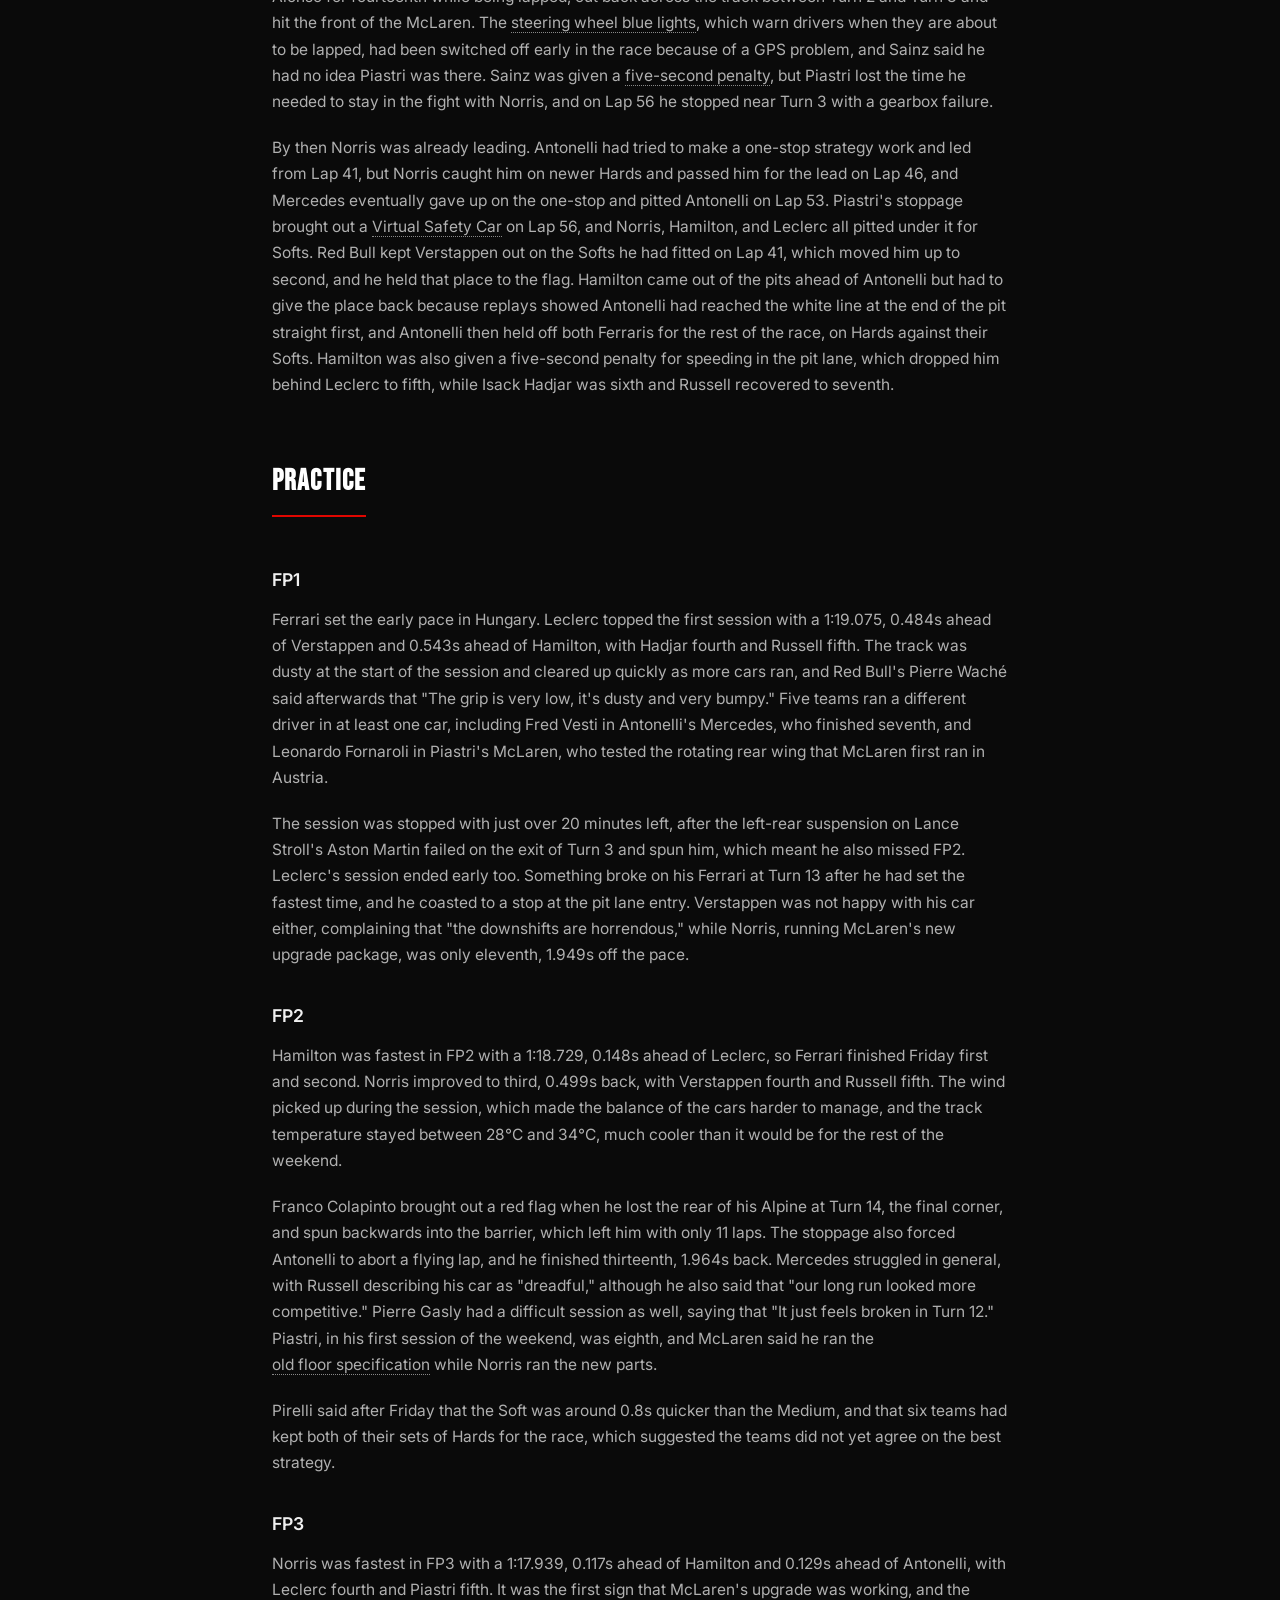
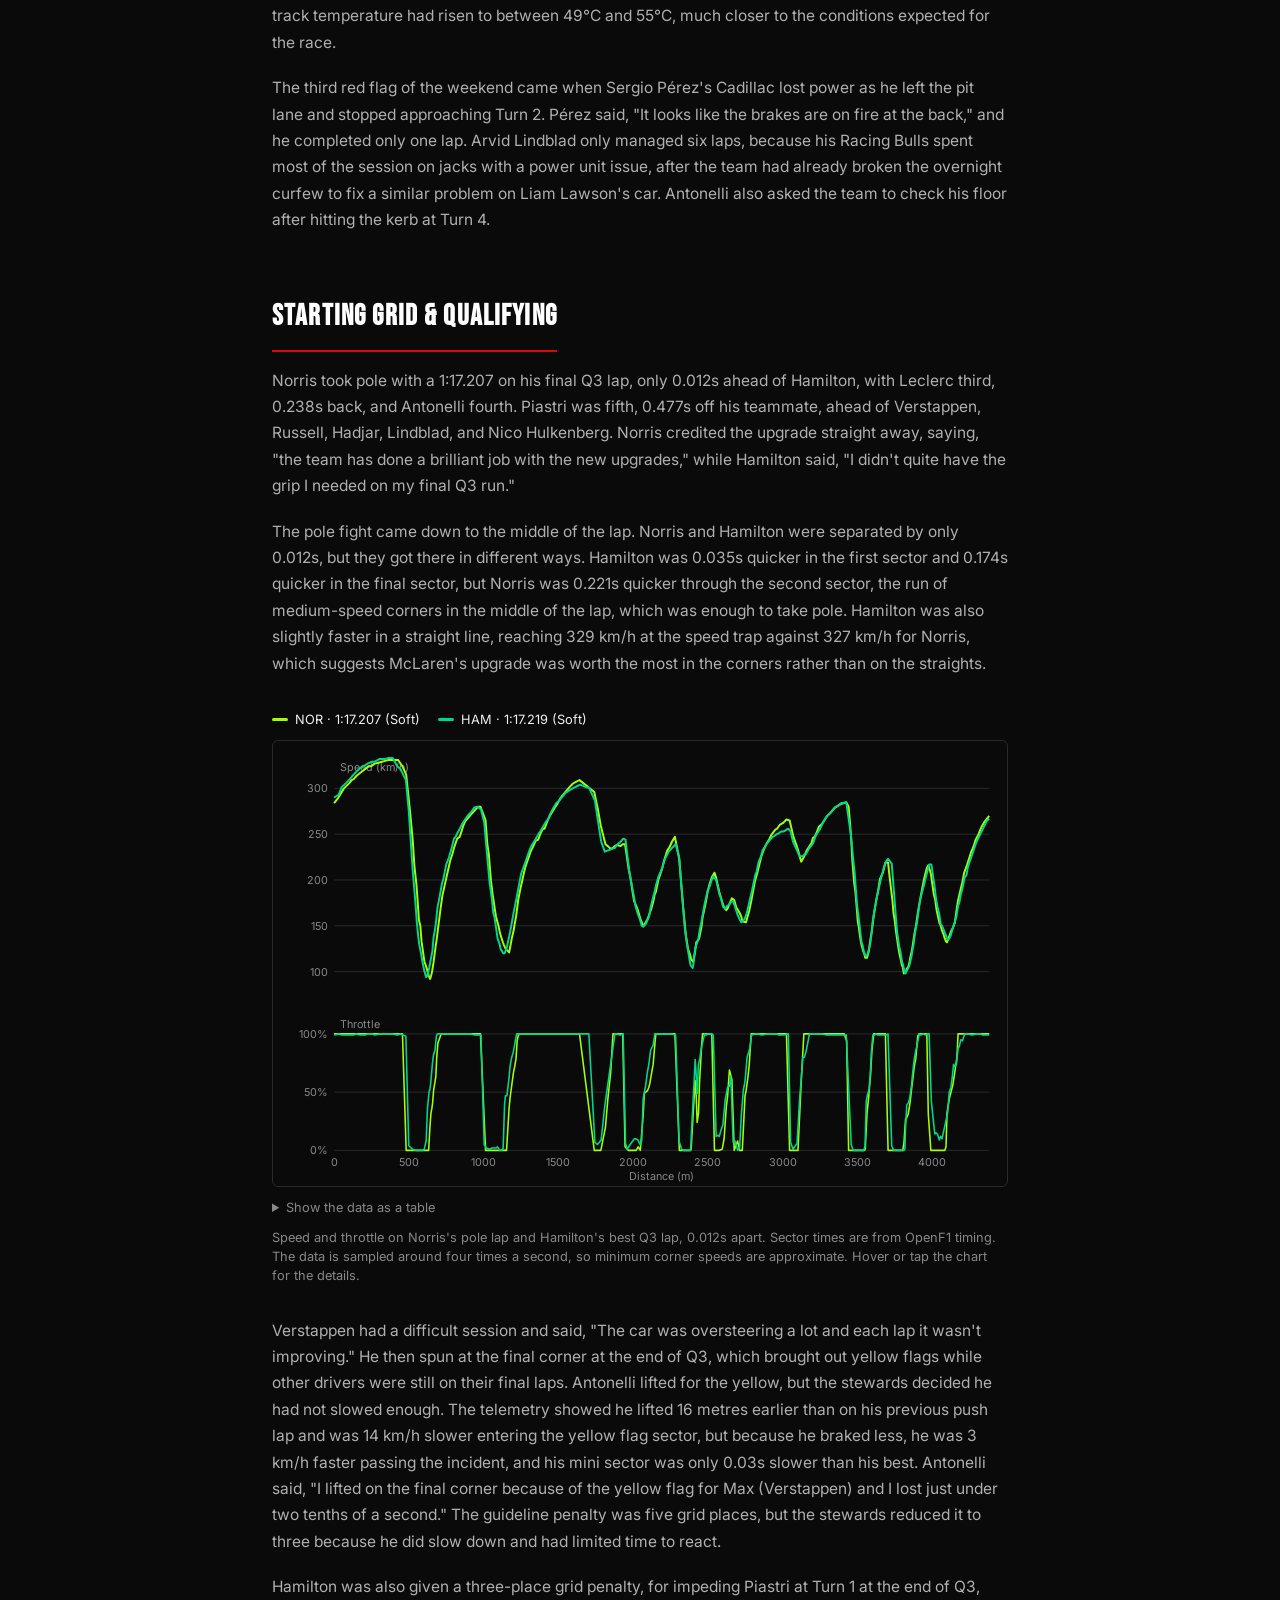
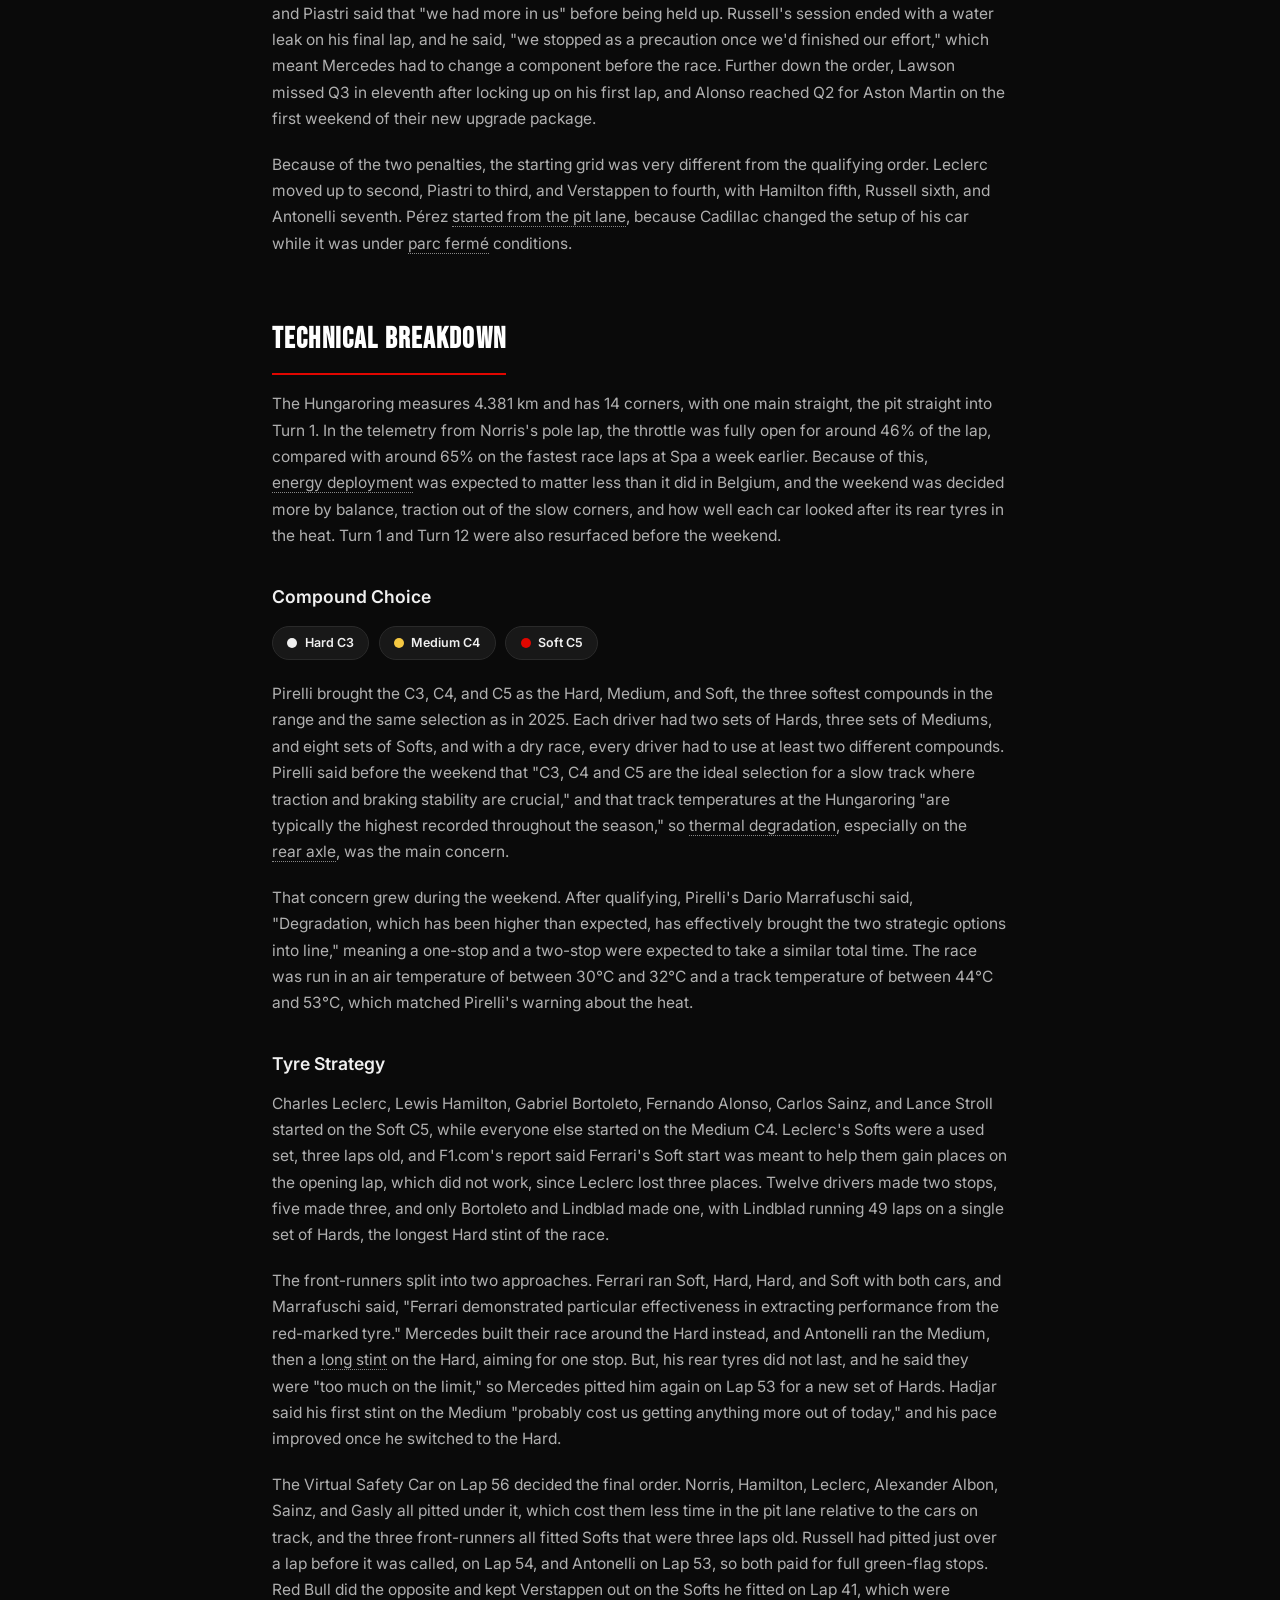
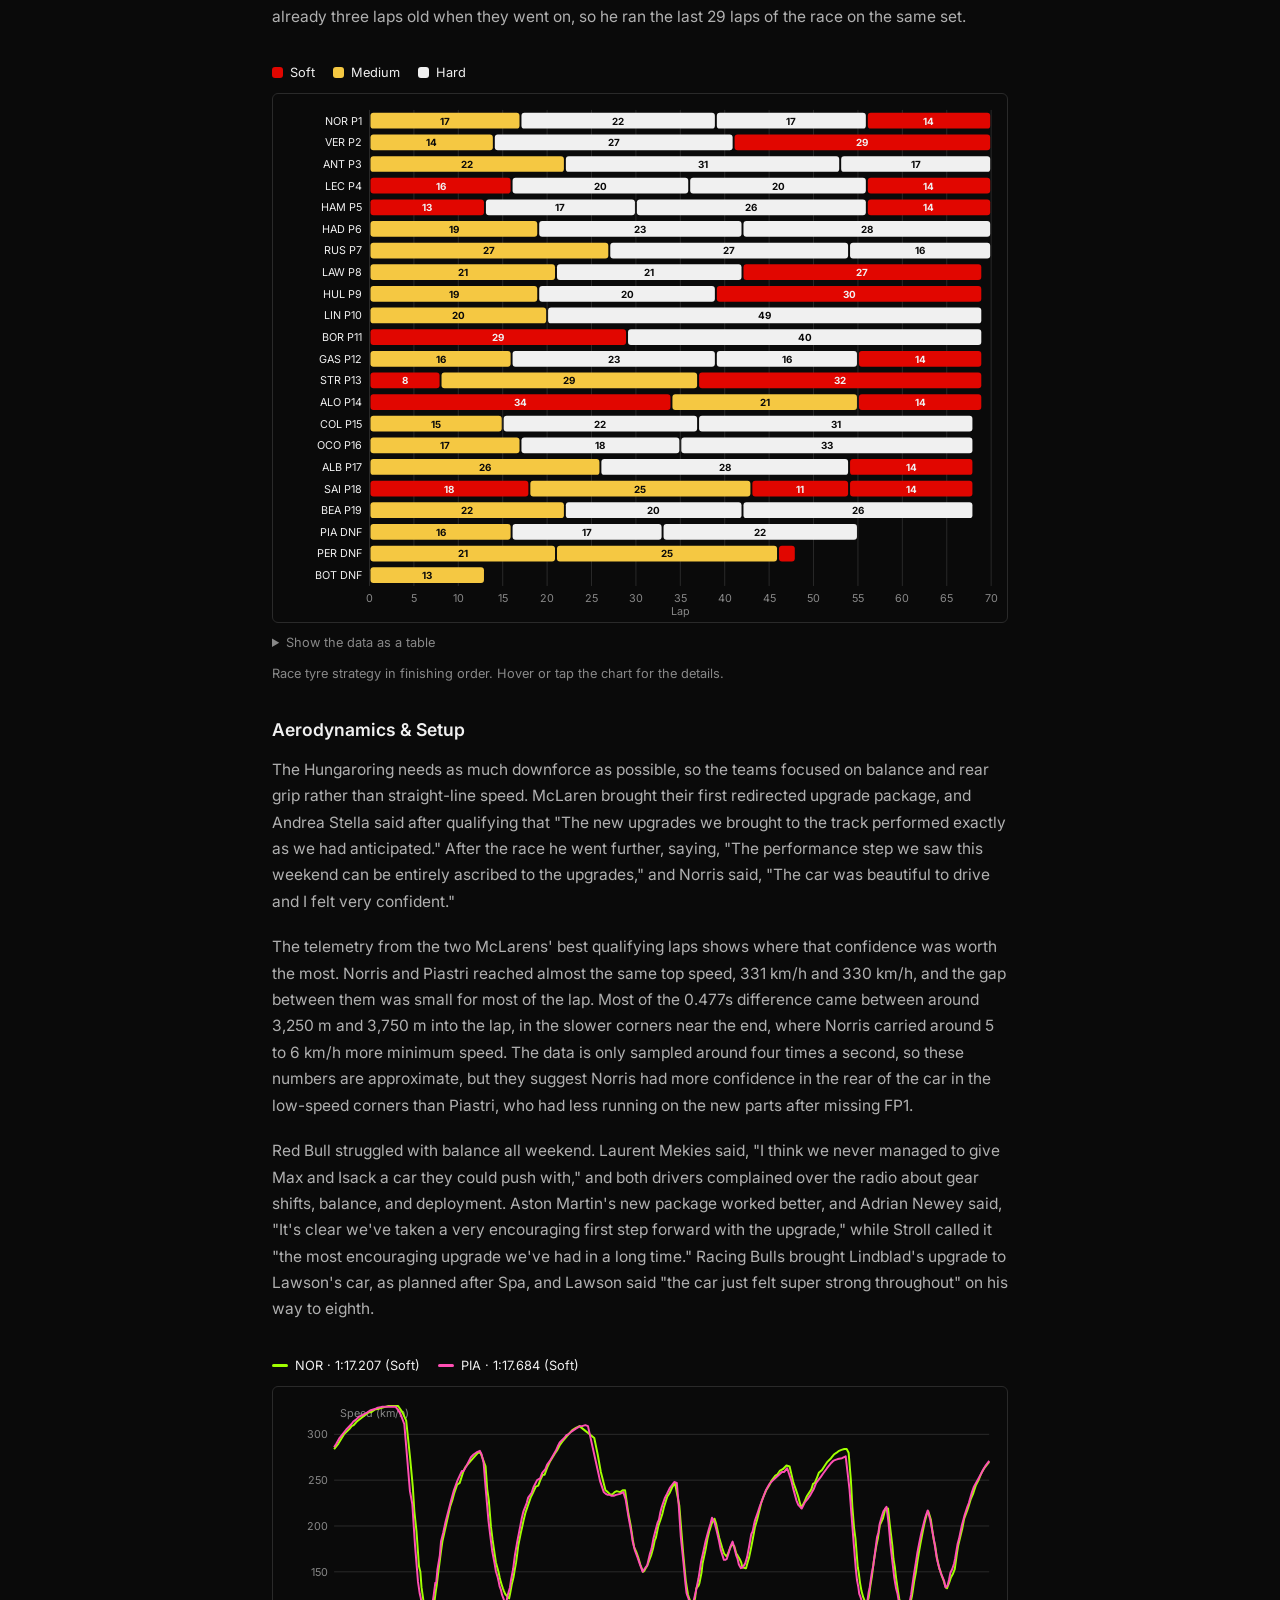
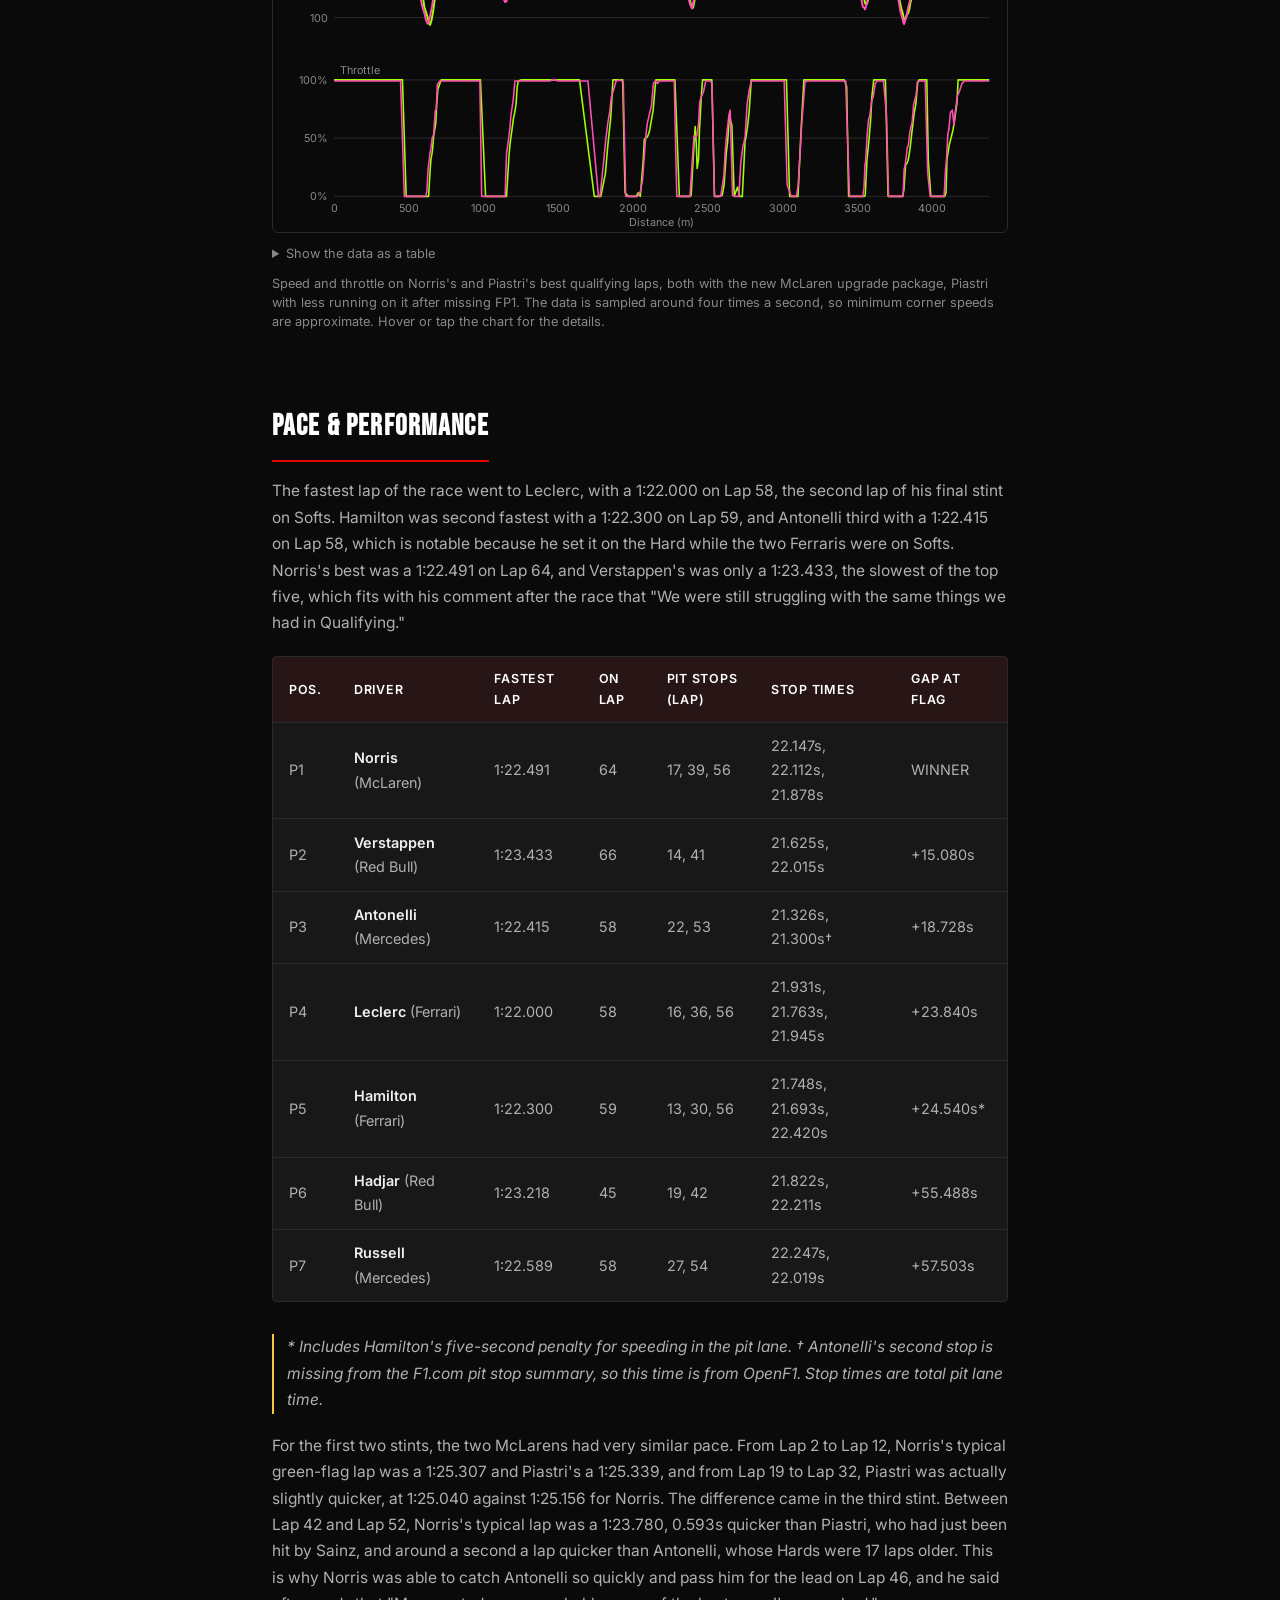
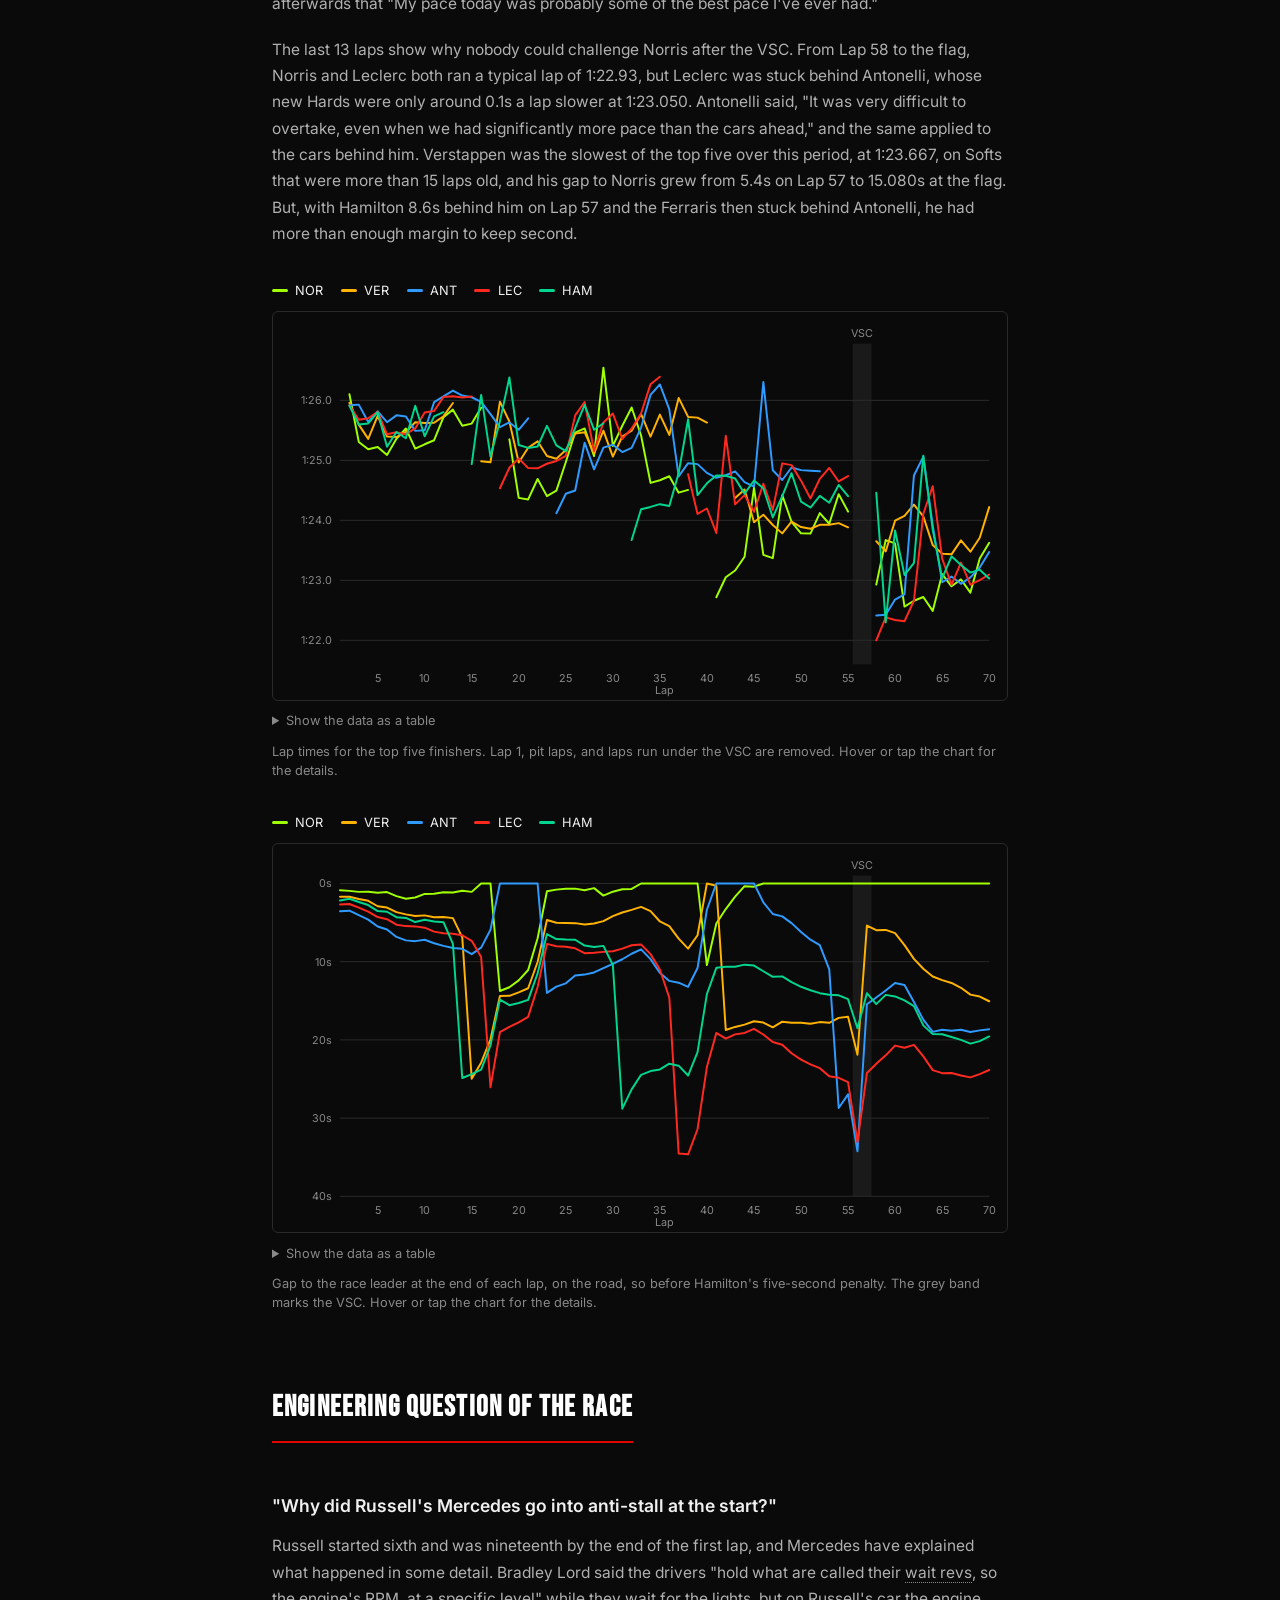
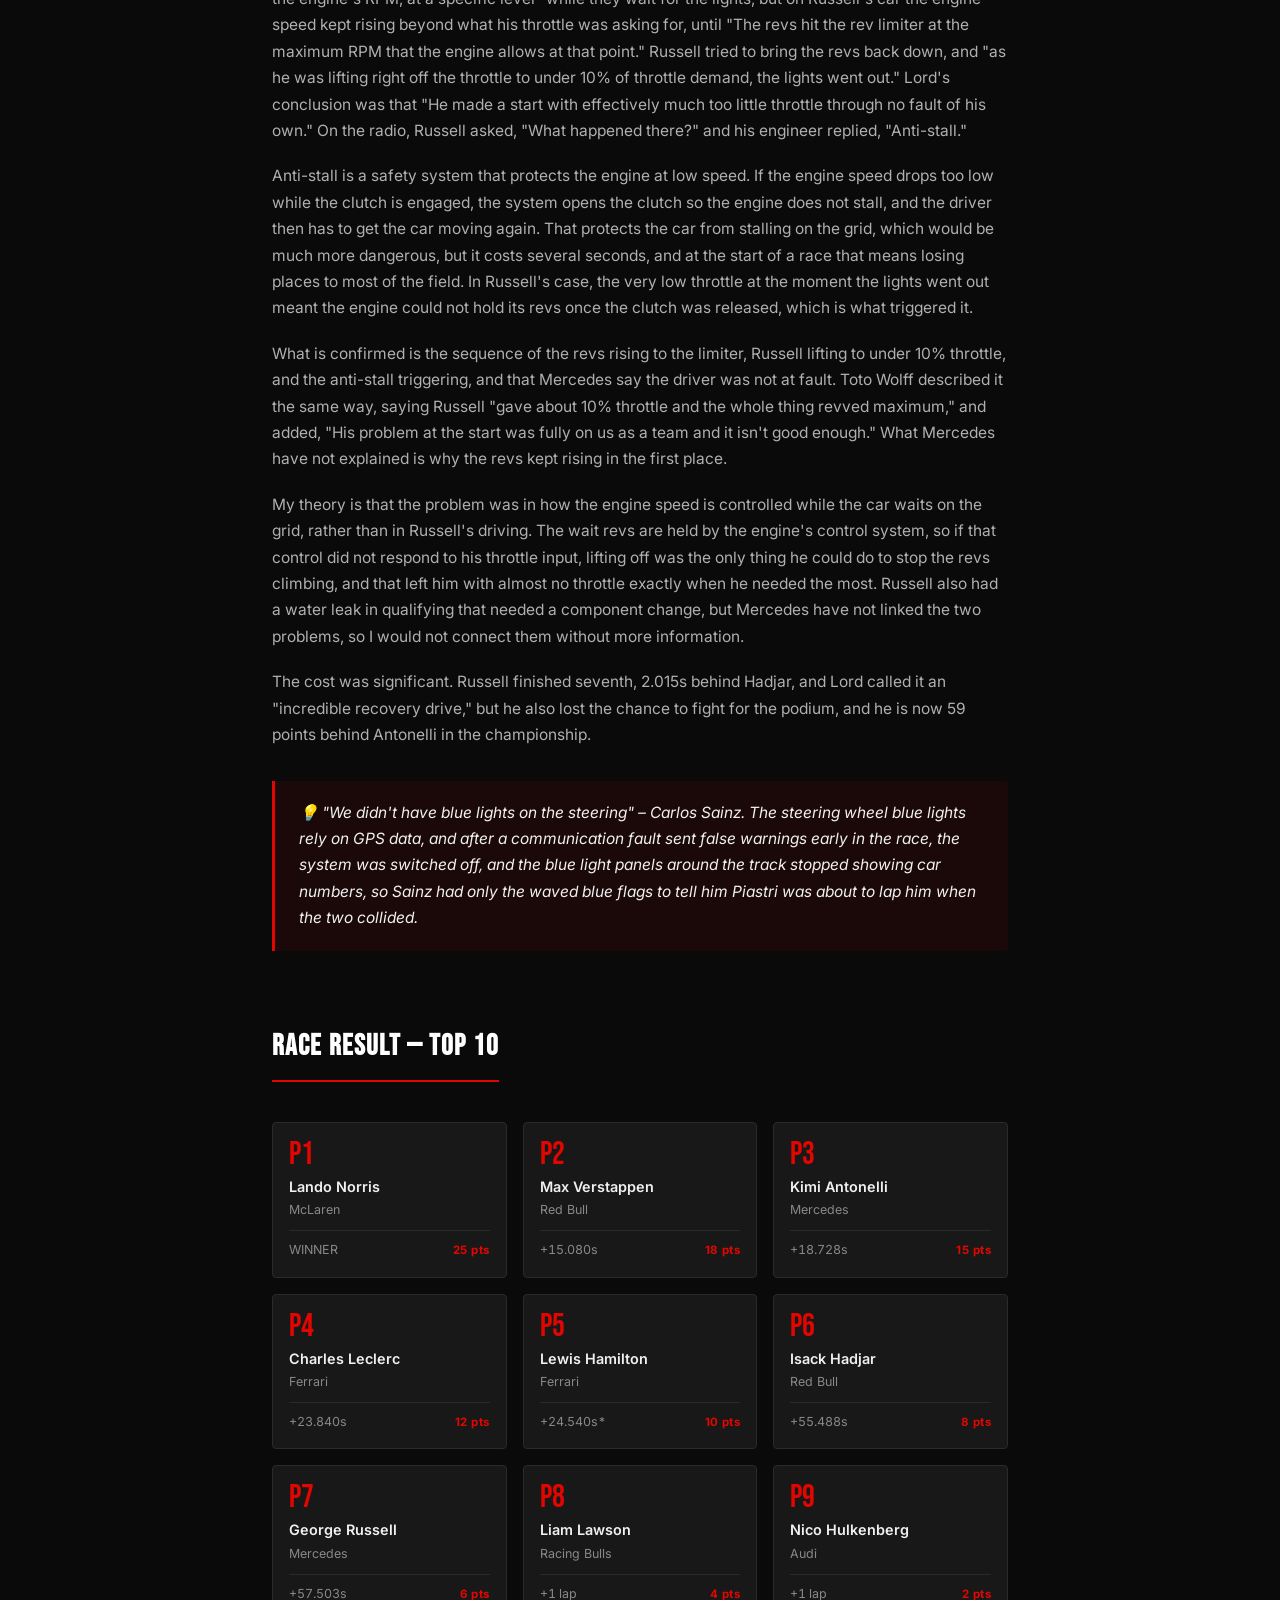
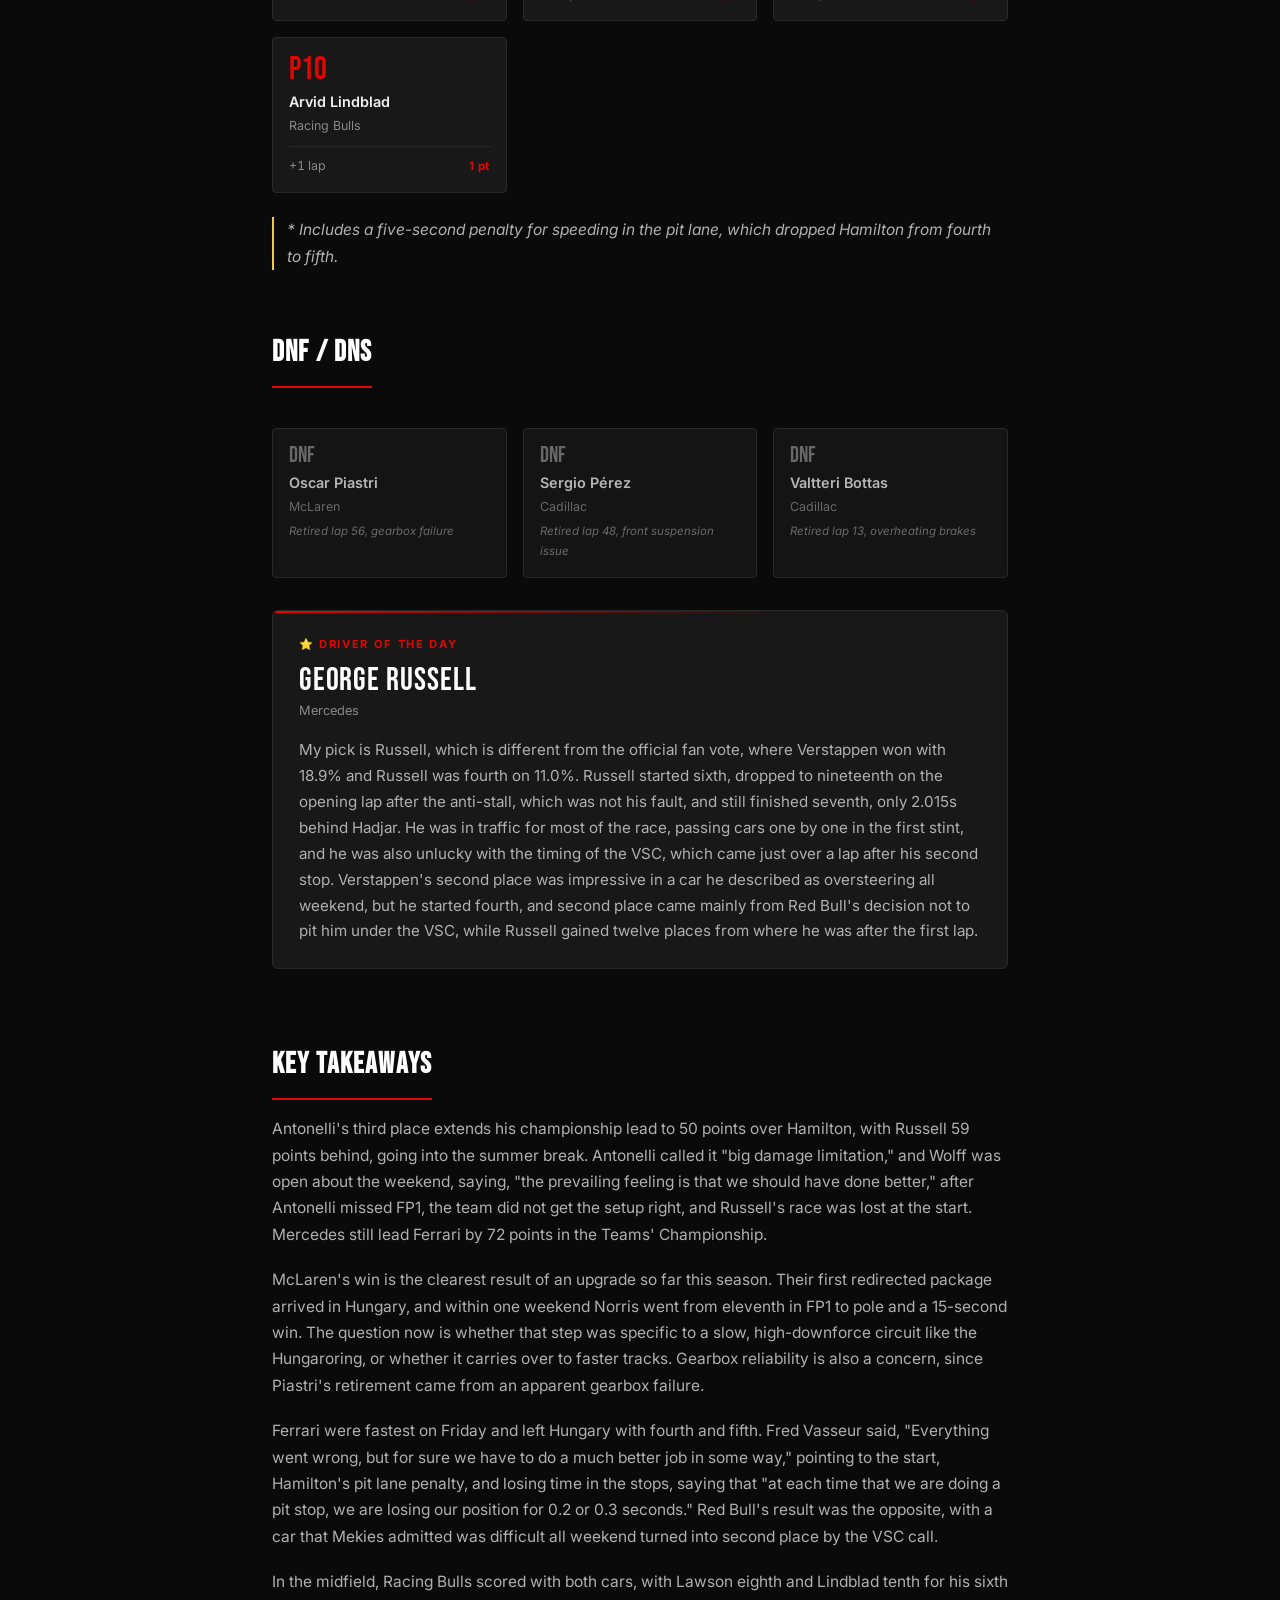
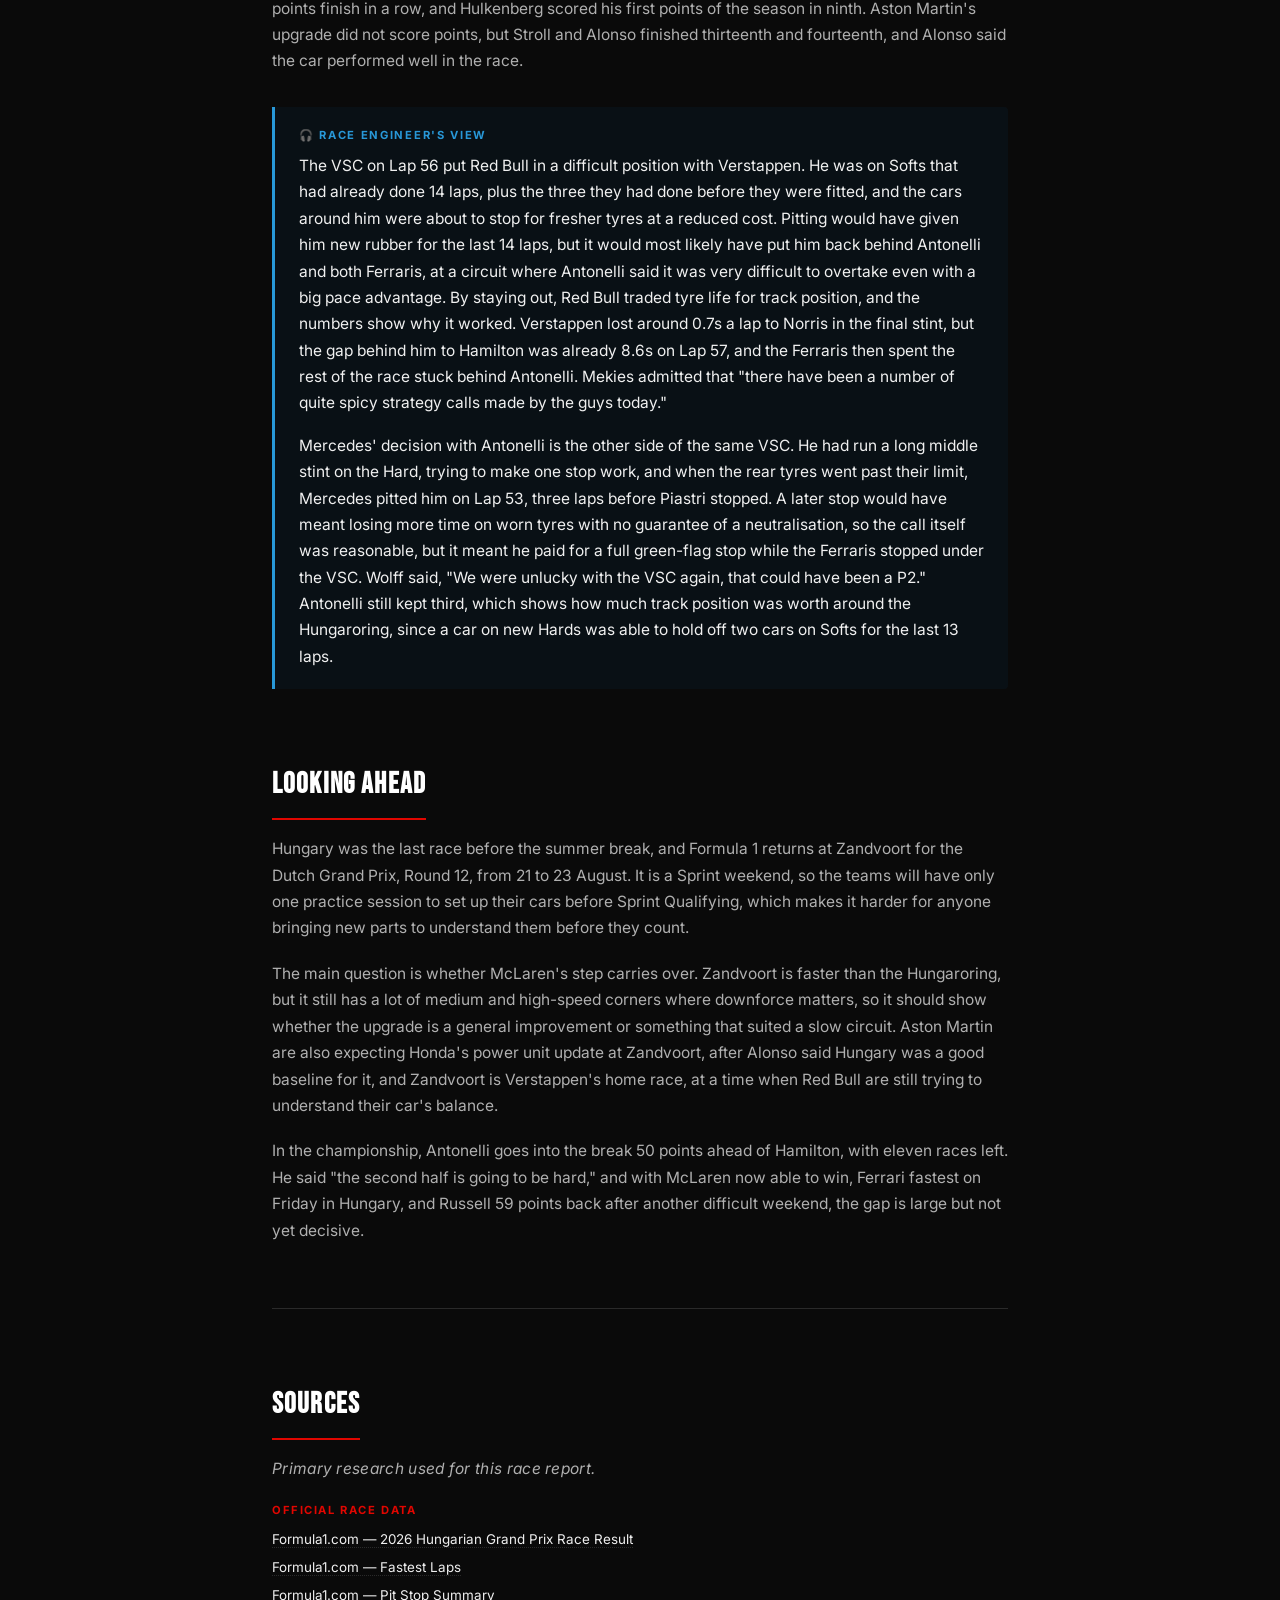
<file: races/hungary.html>
<!DOCTYPE html>
<!--
  HUNGARY · ROUND 11 · THIRD STAGE 3 REPORT · signature colour #6A3FA0 (Tokaji Violet), track tint #A98BD6
  Built from a copy of belgium.html on 2026-11-20. Normal weekend, FP1, FP2, and FP3.

  ╔══════════════════════════════════════════════════════════════════╗
  ║   APEX BY MILLA — RACE REPORT TEMPLATE                           ║
  ║                                                                  ║
  ║   HOW TO USE:                                                    ║
  ║   1. Make a copy of this file and rename it to the race          ║
  ║      (e.g. canada.html, monaco.html).                            ║
  ║   2. Find every [SQUARE BRACKET] placeholder and replace it      ║
  ║      with the real info.                                         ║
  ║   3. Pick a signature race colour and update the two CSS spots   ║
  ║      flagged with /* SIGNATURE COLOUR */ (see memory for         ║
  ║      country-by-country palette).                                ║
  ║   4. Update the navbar in this file AND in all other race        ║
  ║      pages to add a link to this new race.                       ║
  ║   5. Update index.html: navbar, about-stat counter, season       ║
  ║      progress (counter + bar width), race cards grid, footer.    ║
  ║   6. Update the new-blog-banner in index.html: href, date, text. ║
  ║                                                                  ║
  ║   STAGE 2 SECTIONS INCLUDED:                                     ║
  ║     • Pace & Performance Comparison (with mobile-responsive      ║
  ║       table wrapper)                                             ║
  ║     • Engineering Question of the Race                           ║
  ║     • Race Engineer's View                                       ║
  ║     • Regulation Refinements (only mention if there's something  ║
  ║       new from FIA, remove or skip otherwise)                    ║
  ║                                                                  ║
  ║   STAGE 3 SECTIONS INCLUDED (Silverstone, Round 09, onwards):    ║
  ║     • The short version (TL;DR box at the top, write it LAST)    ║
  ║     • Practice: FP1, FP2 and FP3 recaps                          ║
  ║       (sprint weekends run FP1 only, delete the other two)       ║
  ║     • Compound Choice, with Pirelli-coloured compound pills      ║
  ║     • Driver of the Day, your own pick with the reasoning        ║
  ║     • Points and gap columns on both result grids                ║
  ║     • Stage badge with an explanatory hover tooltip              ║
  ║                                                                  ║
  ║   ALSO INCLUDED:                                                 ║
  ║     • Sprint Box (gold-accented) — remove for non-Sprint races   ║
  ║     • Post-race penalty asterisk CSS — apply if penalties        ║
  ║       changed the on-road order                                  ║
  ║     • Sources section at the bottom — fill with primary sources  ║
  ║     • Independence/non-affiliation disclaimer in footer          ║
  ║                                                                  ║
  ║   RULES (from memory — these MUST be followed):                  ║
  ║                                                                  ║
  ║   NAMES — the surname-only rule:                                 ║
  ║     • First mention of a driver in PROSE uses the full name.     ║
  ║       Every mention after that is surname only.                  ║
  ║       e.g. "Charles Leclerc seized the lead" ... later ...       ║
  ║            "Leclerc was forced to defend"                        ║
  ║     • EXCEPTION 1: pull-quote and highlight-box attributions     ║
  ║       always keep the FULL name, even late in the report.        ║
  ║     • EXCEPTION 2: lists of drivers keep everyone's full name,   ║
  ║       even if one of them was already mentioned.                 ║
  ║     • EXCEPTION 3: "Kimi" is fine as a first-name reference      ║
  ║       for Antonelli.                                             ║
  ║     • NEVER apply this inside result cards, DNF cards, pace      ║
  ║       tables, or the words of a verbatim quote. Those follow     ║
  ║       the official classification.                               ║
  ║                                                                  ║
  ║   PUNCTUATION:                                                   ║
  ║     • NO em dashes in prose. Use a comma, or rewrite.            ║
  ║       Em dashes are allowed ONLY in: title and meta tags,        ║
  ║       section headings (Race Result — Top 10), aria-labels,      ║
  ║       and source link text.                                      ║
  ║     • En dashes are allowed in ONE place only: directly          ║
  ║       before a quote attribution in the highlight box.           ║
  ║       Never mid-sentence. Use a comma there instead.             ║
  ║     • NO semicolons in prose. Split the sentence, or use         ║
  ║       "and" / "which".                                           ║
  ║     • Avoid colons in prose, DNF reason cards included.          ║
  ║       DNF format is "Retired lap 6, start contact".              ║
  ║     • Oxford comma in every list of three or more.               ║
  ║                                                                  ║
  ║   TERMINOLOGY:                                                   ║
  ║     • Corners are ALWAYS "Turn 4", never a proper name.          ║
  ║       Only exception is a globally famous nickname stated        ║
  ║       with the number ("the Wall of Champions at Turn 14").      ║
  ║     • Tyre compounds are capitalised: Hard, Medium, Soft,        ║
  ║       with codes C1 to C5. Descriptive adjectives stay           ║
  ║       lower case ("the softer tyre").                            ║
  ║                                                                  ║
  ║   VOICE:                                                         ║
  ║     • Preserve Milla's writing exactly. Only fix typos.          ║
  ║     • Race Engineer's View is THIRD PERSON and observational,    ║
  ║       never "I would have...". See the section note below.       ║
  ║     • Flag unconfirmed theories in first person instead          ║
  ║       ("my theory is that...") and say what IS confirmed.        ║
  ║     • Technical sections carry no literary flourish at all.      ║
  ║       Race Overview and Looking Ahead may open with one.         ║
  ║     • Split long paragraphs at natural beat breaks.              ║
  ║     • Verify all race data and engineering claims against        ║
  ║       primary sources (F1.com, FIA, Pirelli) before writing.     ║
  ║     • Never describe the site as a "fan" project.                ║
  ╚══════════════════════════════════════════════════════════════════╝
-->
<html lang="en">
<head>
  <meta charset="UTF-8" />
  <meta name="viewport" content="width=device-width, initial-scale=1.0" />
  <title>2026 Hungarian GP Technical Analysis — Apex by Milla</title>
  <meta name="description" content="Technical analysis of the 2026 Hungarian Grand Prix, where Norris won from pole by 15 seconds, Piastri retired after a backmarker collision, and a late VSC decided the podium." />

  <!-- Open Graph -->
  <meta property="og:type"        content="article" />
  <meta property="og:url"         content="https://apexbymilla.com/races/hungary.html" />
  <meta property="og:title"       content="2026 Hungarian GP Technical Analysis — Apex by Milla" />
  <meta property="og:description" content="Technical analysis of the 2026 Hungarian Grand Prix, where Norris won from pole by 15 seconds, Piastri retired after a backmarker collision, and a late VSC decided the podium." />
  <meta property="og:image"       content="https://apexbymilla.com/social-share.png" />
  <meta property="article:published_time" content="2026-07-26" />

  <!-- Twitter Card -->
  <meta name="twitter:card"        content="summary_large_image" />
  <meta name="twitter:site"        content="@apexbymilla" />
  <meta name="twitter:title"       content="2026 Hungarian GP Technical Analysis — Apex by Milla" />
  <meta name="twitter:description" content="Technical analysis of the 2026 Hungarian Grand Prix, where Norris won from pole by 15 seconds, Piastri retired after a backmarker collision, and a late VSC decided the podium." />
  <meta name="twitter:image"       content="https://apexbymilla.com/social-share.png" />

  <!-- Canonical -->
  <link rel="canonical" href="https://apexbymilla.com/races/hungary.html" />

  <!-- Structured Data -->
  <script type="application/ld+json">
  {
    "@context": "https://schema.org",
    "@type": "BlogPosting",
    "headline": "2026 Hungarian GP Technical Analysis",
    "description": "Technical analysis of the 2026 Hungarian Grand Prix, where Norris won from pole by 15 seconds, Piastri retired after a backmarker collision, and a late VSC decided the podium.",
    "author": { "@type": "Person", "name": "Milla", "url": "https://apexbymilla.com" },
    "publisher": { "@type": "Organization", "name": "Apex by Milla", "url": "https://apexbymilla.com" },
    "datePublished": "2026-07-26",
    "url": "https://apexbymilla.com/races/hungary.html",
    "mainEntityOfPage": "https://apexbymilla.com/races/hungary.html"
  }
  </script>

  <style>
/* ================================================
   APEX BY MILLA — Global Stylesheet (inline)
   ================================================ */

@import url('https://fonts.googleapis.com/css2?family=Inter:wght@300;400;500;600;700;900&family=Bebas+Neue&display=swap');

*, *::before, *::after { box-sizing: border-box; margin: 0; padding: 0; }

:root {
  --red:       #E10600;
  --red-dark:  #b00400;
  --black:     #0a0a0a;
  --dark:      #111111;
  --card:      #181818;
  --border:    #2a2a2a;
  --text:      #f0f0f0;
  --muted:     #888888;
  --white:     #ffffff;
  --gold:      #F5C842;
}

html { scroll-behavior: smooth; }

body {
  background-color: var(--black);
  color: var(--text);
  font-family: 'Inter', sans-serif;
  font-size: 16px;
  line-height: 1.7;
  min-height: 100vh;
}

a { color: inherit; text-decoration: none; }
img { max-width: 100%; display: block; }

::-webkit-scrollbar { width: 6px; }
::-webkit-scrollbar-track { background: var(--dark); }
::-webkit-scrollbar-thumb { background: #6A3FA0; border-radius: 3px; } /* SIGNATURE COLOUR: Hungary, Tokaji Violet */

/* ---------- Navigation ---------- */
.navbar {
  position: sticky; top: 0; z-index: 100;
  background: rgba(10,10,10,0.95);
  backdrop-filter: blur(12px);
  border-bottom: 1px solid var(--border);
  padding: 0 2rem;
  display: flex; align-items: center; justify-content: space-between;
  height: 64px;
}
.nav-logo { display: flex; align-items: center; flex-shrink: 0; }
.nav-links { display: flex; align-items: center; gap: 0.25rem; list-style: none; }
.nav-links a {
  font-size: 0.78rem; font-weight: 600; letter-spacing: 0.08em;
  text-transform: uppercase; color: var(--muted);
  padding: 0.45rem 0.85rem; border-radius: 4px;
  transition: color 0.2s, background 0.2s; white-space: nowrap;
}
.nav-links a:hover, .nav-links a.active { color: var(--white); background: var(--border); }
.nav-links a.race-link { color: var(--text); }
.nav-links a.race-link:hover { color: var(--red); background: rgba(225,6,0,0.1); }
.nav-links a.race-link.active { color: var(--red); background: rgba(225,6,0,0.1); }

.hamburger {
  display: none; flex-direction: column; gap: 5px; cursor: pointer;
  background: none; border: none; padding: 4px;
}
.hamburger span { display: block; width: 24px; height: 2px; background: var(--text); border-radius: 2px; transition: all 0.3s; }

/* ---------- Races dropdown ---------- */
/* Replaces the long per-race link list so the navbar still fits as the
   season grows. Desktop opens on hover, mobile and keyboard open on click. */
.nav-races { position: relative; }
.nav-races-toggle {
  font-family: inherit; font-size: 0.78rem; font-weight: 600; letter-spacing: 0.08em;
  text-transform: uppercase; color: var(--text);
  background: none; border: none; cursor: pointer;
  padding: 0.45rem 0.85rem; border-radius: 4px;
  display: flex; align-items: center; gap: 0.35rem; white-space: nowrap;
  transition: color 0.2s, background 0.2s;
}
.nav-races-toggle:hover,
.nav-races.current > .nav-races-toggle,
.nav-races.open > .nav-races-toggle { color: var(--red); background: rgba(225,6,0,0.1); }
.nav-races-toggle .nav-chev { font-size: 0.6rem; line-height: 1; transition: transform 0.2s; }
.nav-races.open .nav-chev { transform: rotate(180deg); }
.nav-races-panel {
  position: absolute; top: calc(100% + 0.45rem); left: 0;
  background: var(--dark); border: 1px solid var(--border); border-radius: 6px;
  padding: 0.6rem; box-shadow: 0 14px 34px rgba(0,0,0,0.6);
  display: none; z-index: 120;
}
.nav-races.open > .nav-races-panel { display: block; }
/* Invisible bridge over the gap between the button and the panel, so the
   mouse never leaves the dropdown on its way down to a race. */
.nav-races-panel::before { content: ""; position: absolute; left: 0; right: 0; top: -0.6rem; height: 0.6rem; }
/* ✏️ Once you pass about 12 races, change repeat(2 to repeat(3 so the panel
   stays short rather than tall. */
.nav-races-grid { display: grid; grid-template-columns: repeat(2, minmax(148px, 1fr)); gap: 0.1rem; }
.nav-races-panel a {
  display: block; white-space: nowrap; padding: 0.5rem 0.75rem; border-radius: 4px;
  font-size: 0.78rem; font-weight: 600; letter-spacing: 0.05em; text-transform: uppercase;
  color: var(--text); transition: color 0.2s, background 0.2s;
}
.nav-races-panel a:hover,
.nav-races-panel a.active { color: var(--red); background: rgba(225,6,0,0.1); }
@media (max-width: 768px) {
  .nav-races-toggle { width: 100%; justify-content: space-between; padding: 0.7rem 1rem; font-size: 0.85rem; }
  .nav-races-panel {
    position: static; border: none; background: none; box-shadow: none;
    padding: 0 0 0.3rem 0.6rem;
  }
  .nav-races-grid { grid-template-columns: 1fr; }
  .nav-races-panel a { padding: 0.55rem 1rem; font-size: 0.85rem; }
}

/* ---------- Blog Hero ---------- */
.blog-hero {
  background: var(--dark);
  border-bottom: 1px solid var(--border);
  border-top: 3px solid #6A3FA0; /* SIGNATURE COLOUR: Hungary, Tokaji Violet */
  padding: 5rem 2rem 3rem;
  position: relative;
}
.blog-hero::before {
  content: '';
  position: absolute;
  top: 0;
  left: 0;
  right: 0;
  height: 220px;
  background: radial-gradient(ellipse 60% 100% at 90% 0%, rgba(106,63,160,0.34) 0%, transparent 70%); /* SIGNATURE COLOUR: #6A3FA0 as rgb */
  pointer-events: none;
}
.blog-hero-inner { max-width: 800px; margin: 0 auto; position: relative; }
/* Hungaroring track outline, decorative, lies across the whole hero behind the text.
   preserveAspectRatio meet scales it to fit, so no edge is ever cut off. */
.hero-track {
  position: absolute;
  top: 1.25rem;
  bottom: 1.25rem;
  left: 2rem;
  right: 2rem;
  width: calc(100% - 4rem);
  height: calc(100% - 2.5rem);
  stroke-width: 7px;
  color: #A98BD6; /* brighter tint of #6A3FA0 so it shows on the dark background */
  opacity: 0.16;
  pointer-events: none;
}
@media (max-width: 768px) { .hero-track { stroke-width: 5px; opacity: 0.12; left: 1rem; right: 1rem; width: calc(100% - 2rem); } }
.blog-back {
  display: inline-flex; align-items: center; gap: 0.4rem;
  font-size: 0.78rem; font-weight: 600; letter-spacing: 0.08em; text-transform: uppercase;
  color: var(--muted); margin-bottom: 2rem; transition: color 0.2s;
}
.blog-back:hover { color: var(--text); }
.blog-round {
  font-size: 0.72rem; font-weight: 700; letter-spacing: 0.15em;
  text-transform: uppercase; color: var(--red); margin-bottom: 0.8rem;
}
.blog-title {
  font-family: 'Bebas Neue', sans-serif;
  font-size: clamp(2.5rem, 6vw, 4.5rem);
  letter-spacing: 0.03em; color: var(--white); line-height: 1; margin-bottom: 1rem;
}
.blog-meta {
  display: flex; gap: 1.5rem; flex-wrap: wrap;
  font-size: 0.8rem; color: var(--muted);
  margin-top: 1.5rem; padding-top: 1.5rem; border-top: 1px solid var(--border);
}
.blog-meta span { display: flex; align-items: center; gap: 0.4rem; }

/* ---------- Apex tooltip (shared engine) ---------- */
/* Drives the stage badge now and the glossary terms later. Any element with
   class="apex-tip" holding an .apex-tip-box child works, no extra JS needed. */
.apex-tip { position: relative; cursor: help; }
.apex-tip:focus-visible { outline: 2px solid var(--red); outline-offset: 2px; }
.apex-tip-box {
  position: absolute; top: calc(100% + 0.55rem); left: 0;
  width: max-content; max-width: 260px;
  background: var(--dark); border: 1px solid var(--border); border-radius: 6px;
  padding: 0.7rem 0.85rem; box-shadow: 0 14px 34px rgba(0,0,0,0.6);
  display: none; z-index: 130;
  text-align: left; white-space: normal;
  font-weight: 400; letter-spacing: 0; text-transform: none;
}
.apex-tip.open > .apex-tip-box { display: block; }
/* Invisible bridge over the gap between the term and the box, so moving the
   mouse down onto the box (and its Apex Index link) does not close it */
.apex-tip-box::before { content: ""; position: absolute; left: 0; right: 0; top: -0.7rem; height: 0.7rem; }
.apex-tip.tip-up > .apex-tip-box { top: auto; bottom: calc(100% + 0.55rem); }
.apex-tip.tip-up > .apex-tip-box::before { top: auto; bottom: -0.7rem; }
/* flipped when the box would run off the right edge */
.apex-tip.tip-flip > .apex-tip-box { left: auto; right: 0; }
.apex-tip-term {
  display: block; color: var(--red);
  font-size: 0.72rem; font-weight: 700; letter-spacing: 0.08em;
  text-transform: uppercase; margin-bottom: 0.3rem;
}
.apex-tip-def { display: block; color: var(--text); font-size: 0.8rem; line-height: 1.5; }
.apex-tip-link {
  display: inline-block; margin-top: 0.5rem;
  color: var(--muted); font-size: 0.72rem; font-weight: 600; transition: color 0.2s;
}
.apex-tip-link:hover { color: var(--red); }
/* .blog-meta span sets display:flex on every span inside it, so the tooltip
   parts need winning back explicitly. */
.blog-meta .apex-tip-box { display: none; }
.blog-meta .apex-tip.open > .apex-tip-box { display: block; }
.blog-meta .apex-tip-term, .blog-meta .apex-tip-def { display: block; }
.blog-meta .apex-tip-link { display: inline-block; }
/* Stage badge, moved out of an inline style so the tooltip can anchor to it */
.stage-badge {
  background: rgba(225,6,0,0.12); color: var(--red);
  font-weight: 700; font-size: 0.72rem; letter-spacing: 0.06em;
  text-transform: uppercase; padding: 0.2rem 0.6rem; border-radius: 4px;
}
@media (max-width: 480px) { .apex-tip-box { max-width: 78vw; } }

/* ---------- Blog Content ---------- */
.blog-content { max-width: 800px; margin: 0 auto; padding: 4rem 2rem 6rem; }
.blog-content h2 {
  font-family: 'Bebas Neue', sans-serif;
  font-size: 1.8rem; letter-spacing: 0.04em; color: var(--white);
  margin-top: 2.5rem; margin-bottom: 1rem;
  padding-bottom: 0.5rem; border-bottom: 2px solid var(--red); display: inline-block;
}
.blog-content h3 {
  font-size: 1.1rem; font-weight: 600; color: var(--text);
  margin-top: 2rem; margin-bottom: 0.75rem;
}
.blog-content p { color: #b0b0b0; margin-bottom: 1.2rem; font-size: 0.97rem; }
.blog-content strong { color: var(--text); font-weight: 600; }

.highlight-box {
  background: rgba(225,6,0,0.08);
  border-left: 3px solid var(--red);
  padding: 1.2rem 1.5rem; border-radius: 0 4px 4px 0;
  margin: 2rem 0;
}
.highlight-box p { margin: 0; color: var(--text); font-style: italic; }

/* ---------- Driver / DNF Cards ---------- */
.driver-grid {
  display: grid;
  grid-template-columns: repeat(auto-fill, minmax(200px, 1fr));
  gap: 1rem; margin: 1.5rem 0;
}
.driver-card { background: var(--card); border: 1px solid var(--border); border-radius: 4px; padding: 1rem; }
.driver-pos { font-family: 'Bebas Neue', sans-serif; font-size: 2rem; color: var(--red); line-height: 1; }
.driver-name { font-weight: 600; font-size: 0.9rem; color: var(--text); margin-top: 0.25rem; }
.driver-team { font-size: 0.78rem; color: var(--muted); }

/* ---------- Result card points and gap (Stage 3) ---------- */
.driver-result {
  display: flex; align-items: baseline; justify-content: space-between; gap: 0.5rem;
  margin-top: 0.6rem; padding-top: 0.5rem; border-top: 1px solid var(--border);
}
.driver-gap { font-size: 0.78rem; color: var(--muted); font-variant-numeric: tabular-nums; }
.driver-points { font-size: 0.72rem; font-weight: 700; letter-spacing: 0.04em; color: var(--red); white-space: nowrap; }
/* Sprint cards borrow the gold accent so the two grids read differently */
.sprint-box .driver-points { color: var(--gold); }
.dnf-card .driver-result { display: none; }

.dnf-card { border-color: #333333; opacity: 0.75; }
.dnf-pos { font-family: 'Bebas Neue', sans-serif; font-size: 1.4rem; color: var(--muted) !important; line-height: 1; }
.dnf-reason { font-size: 0.72rem; color: var(--muted); margin-top: 0.3rem; font-style: italic; }

/* Penalty / position-change note under driver cards */
.position-note {
  font-size: 0.7rem;
  color: var(--gold);
  margin-top: 0.4rem;
  font-style: italic;
  line-height: 1.3;
}
.penalty-footnote {
  font-size: 0.78rem;
  color: var(--muted);
  font-style: italic;
  margin-top: 1rem;
  padding-left: 0.8rem;
  border-left: 2px solid var(--gold);
}

/* ---------- Sprint Weekend ---------- */
.sprint-box {
  background: rgba(255, 180, 0, 0.05);
  border: 1px solid rgba(255, 180, 0, 0.25);
  border-radius: 6px;
  padding: 1.8rem;
  margin: 2.5rem 0;
}
.sprint-header { display: flex; align-items: center; gap: 1rem; margin-bottom: 1.2rem; }
.sprint-badge {
  background: rgba(255, 180, 0, 0.15);
  border: 1px solid rgba(255, 180, 0, 0.4);
  color: #f0b400;
  font-size: 0.7rem; font-weight: 700; letter-spacing: 0.12em;
  text-transform: uppercase; padding: 0.3rem 0.75rem; border-radius: 2px; white-space: nowrap;
}
.sprint-title {
  font-family: 'Bebas Neue', sans-serif;
  font-size: 1.8rem; letter-spacing: 0.04em; color: var(--white);
  border-bottom: 2px solid #f0b400 !important;
  display: inline-block; padding-bottom: 0.3rem; margin: 0 !important;
}
.sprint-box h3 { font-size: 1rem; font-weight: 600; color: var(--text); margin-top: 1.5rem; margin-bottom: 0.6rem; }
.sprint-box p { color: #b0b0b0; font-size: 0.97rem; margin-bottom: 1rem; }

/* ---------- Stage 2 Pace Table ---------- */
.pace-table-wrapper {
  margin: 1.2rem 0 2rem;
  overflow-x: auto;
  -webkit-overflow-scrolling: touch;
  border-radius: 4px;
  border: 1px solid var(--border);
  background: var(--card);
}
.pace-table {
  width: 100%;
  border-collapse: collapse;
  margin: 0;
  font-size: 0.9rem;
}
.pace-table th, .pace-table td {
  padding: 0.7rem 1rem;
  text-align: left;
  border-bottom: 1px solid var(--border);
}
.pace-table th {
  background: rgba(225,6,0,0.08);
  color: var(--white);
  font-weight: 600;
  font-size: 0.78rem;
  letter-spacing: 0.06em;
  text-transform: uppercase;
}
.pace-table tr:last-child td { border-bottom: none; }
.pace-table td { color: #b0b0b0; }
.pace-table td strong { color: var(--text); }

/* ---------- Engineer's View Box ---------- */
.engineer-box {
  background: rgba(0, 120, 200, 0.06);
  border-left: 3px solid #2898d8;
  padding: 1.2rem 1.5rem;
  border-radius: 0 4px 4px 0;
  margin: 2rem 0;
}
.engineer-box .engineer-label {
  font-size: 0.7rem;
  font-weight: 700;
  letter-spacing: 0.15em;
  text-transform: uppercase;
  color: #2898d8;
  margin-bottom: 0.5rem;
  display: block;
}
.engineer-box p { margin: 0; color: var(--text); }

/* ---------- Stage 3: the short version (TL;DR) ---------- */
.short-version {
  background: var(--card); border: 1px solid var(--border);
  border-left: 3px solid var(--red); border-radius: 0 6px 6px 0;
  padding: 1.3rem 1.6rem; margin: 0 0 2.5rem;
}
.short-version-label {
  font-family: 'Bebas Neue', sans-serif; font-size: 1.1rem;
  letter-spacing: 0.1em; text-transform: uppercase; color: var(--red);
  display: block; margin-bottom: 0.4rem;
}
.short-version p { margin: 0; color: var(--text); font-size: 0.95rem; }

/* ---------- Stage 3: compound choice pills ---------- */
.compound-row { display: flex; gap: 0.6rem; flex-wrap: wrap; margin: 0.9rem 0 1.3rem; }
.compound-pill {
  display: inline-flex; align-items: center; gap: 0.45rem;
  background: var(--card); border: 1px solid var(--border); border-radius: 20px;
  padding: 0.35rem 0.9rem; font-size: 0.78rem; font-weight: 600; color: var(--text);
}
.compound-dot { width: 10px; height: 10px; border-radius: 50%; display: inline-block; flex-shrink: 0; }
/* Pirelli colours: Hard white, Medium yellow, Soft red */
.compound-hard   .compound-dot { background: #f0f0f0; }
.compound-medium .compound-dot { background: #F5C842; }
.compound-soft   .compound-dot { background: #E10600; }

/* ---------- Stage 3: Driver of the Day ---------- */
.dotd-card {
  background: var(--card); border: 1px solid var(--border); border-radius: 6px;
  padding: 1.5rem 1.6rem; margin: 2rem 0; position: relative; overflow: hidden;
}
.dotd-card::before {
  content: ''; position: absolute; top: 0; left: 0; right: 0; height: 2px;
  background: linear-gradient(90deg, var(--red), transparent 70%);
}
.dotd-label {
  font-size: 0.7rem; font-weight: 700; letter-spacing: 0.15em; text-transform: uppercase;
  color: var(--red); display: block; margin-bottom: 0.7rem;
}
.dotd-name {
  font-family: 'Bebas Neue', sans-serif; font-size: 2rem; letter-spacing: 0.03em;
  color: var(--white); line-height: 1; margin-bottom: 0.15rem;
}
.dotd-team { font-size: 0.8rem; color: var(--muted); margin-bottom: 1rem; }
.dotd-card p { margin: 0; color: #b0b0b0; font-size: 0.95rem; }

/* ---------- Footer ---------- */
.footer {
  padding: 2.5rem 2rem; text-align: center;
  color: var(--muted); font-size: 0.8rem;
  border-top: 1px solid var(--border);
}
.footer span { color: var(--red); }

/* ---------- Responsive ---------- */
@media (max-width: 768px) {
  .nav-links {
    display: none; position: fixed; top: 64px; left: 0; right: 0;
    background: var(--dark); border-bottom: 1px solid var(--border);
    flex-direction: column; align-items: stretch; padding: 1rem; gap: 0.25rem;
  }
  .nav-links.open { display: flex; }
  .nav-links a { padding: 0.7rem 1rem; font-size: 0.85rem; }
  .hamburger { display: flex; }
  .blog-hero { padding: 3.5rem 1.5rem 2rem; }
  .blog-meta { gap: 0.8rem; font-size: 0.75rem; }
  .blog-content { padding: 2.5rem 1.5rem 4rem; }
  .blog-content h2 { font-size: 1.4rem; }
  .driver-grid { grid-template-columns: 1fr; }
  .pace-table { font-size: 0.82rem; }
  .pace-table th, .pace-table td { padding: 0.55rem 0.7rem; }
}

/* ---------- Sources Section ---------- */
.sources-section {
  margin-top: 4rem;
  padding-top: 2rem;
  border-top: 1px solid var(--border);
}
.sources-title {
  font-family: 'Bebas Neue', sans-serif;
  font-size: 1.4rem;
  letter-spacing: 0.05em;
  color: var(--muted);
  margin-bottom: 0.3rem;
  text-transform: uppercase;
}
.sources-subtitle {
  font-size: 0.78rem;
  color: var(--muted);
  font-style: italic;
  margin-bottom: 1.5rem;
  letter-spacing: 0.02em;
}
.sources-group { margin-bottom: 1.4rem; }
.sources-group-label {
  font-size: 0.7rem;
  font-weight: 700;
  letter-spacing: 0.14em;
  text-transform: uppercase;
  color: var(--red);
  margin-bottom: 0.5rem;
}
.sources-list { list-style: none; padding: 0; margin: 0; }
.sources-list li {
  font-size: 0.84rem;
  color: #b0b0b0;
  margin-bottom: 0.45rem;
  line-height: 1.55;
}
.sources-list a {
  color: var(--text);
  text-decoration: none;
  border-bottom: 1px dotted var(--border);
  transition: color 0.2s, border-color 0.2s;
}
.sources-list a:hover {
  color: var(--red);
  border-bottom-color: var(--red);
}

/* ---------- Scroll Animations ---------- */
.reveal { opacity: 0; transform: translateY(28px); transition: opacity 0.65s ease, transform 0.65s ease; }
.reveal.visible { opacity: 1; transform: translateY(0); }
.reveal-delay-1 { transition-delay: 0.1s; }
.reveal-delay-2 { transition-delay: 0.2s; }
.reveal-delay-3 { transition-delay: 0.3s; }

/* Stage 3 charts and inline glossary terms (added for Silverstone) */
.chart-figure { margin: 2rem 0; }
.chart-figure img { display: block; width: 100%; height: auto; border: 1px solid var(--border); border-radius: 6px; }
.chart-figure figcaption { color: var(--muted); font-size: 0.8rem; margin-top: 0.6rem; line-height: 1.5; }
.blog-content p .apex-tip { border-bottom: 1px dotted var(--muted); white-space: nowrap; } /* a term never splits across two lines, so its box always sits right under it */

/* Interactive charts (Stage 3). The PNG stays as the fallback if the script cannot run. */
.chart-figure.is-live > img { display: none; }
.chart-figure:not(.is-live) .ichart-hint { display: none; }
.ichart-legend { display: flex; flex-wrap: wrap; gap: 0.35rem 1.1rem; font-size: 0.8rem; color: var(--text); margin-bottom: 0.6rem; }
.ichart-legend-item { display: inline-flex; align-items: center; gap: 0.45rem; }
.ichart-legend-key { display: inline-block; flex-shrink: 0; }
.ichart-legend-key.line { width: 16px; height: 3px; border-radius: 2px; }
.ichart-legend-key.box { width: 11px; height: 11px; border-radius: 3px; }
.ichart-plot { position: relative; background: var(--black, #0a0a0a); border: 1px solid var(--border); border-radius: 6px; padding: 10px 6px 2px; }
.ichart-svg { display: block; width: 100%; height: auto; touch-action: pan-y; }
.ichart-svg:focus { outline: none; }
.ichart-svg:focus-visible { outline: 2px solid var(--red); outline-offset: 3px; }
.ichart-axis { fill: var(--muted); font-size: 11px; font-family: 'Inter', sans-serif; }
.ichart-row-label { fill: var(--text); font-size: 11px; font-family: 'Inter', sans-serif; }
.ichart-seg-label { font-size: 10px; font-weight: 700; font-family: 'Inter', sans-serif; pointer-events: none; }
.ichart-seg { cursor: pointer; outline: none; }
.ichart-seg:hover rect, .ichart-seg:focus rect { stroke: #ffffff; stroke-width: 1.5; }
.ichart-tip { position: absolute; z-index: 5; pointer-events: none; min-width: 160px; background: var(--dark); border: 1px solid var(--border); border-radius: 6px; padding: 0.55rem 0.7rem; font-size: 0.78rem; line-height: 1.5; box-shadow: 0 10px 28px rgba(0,0,0,0.55); }
.ichart-tip[hidden] { display: none; }
.ichart-tip-title { color: var(--muted); font-size: 0.72rem; margin-bottom: 0.25rem; }
.ichart-tip-row { display: flex; align-items: center; gap: 0.45rem; white-space: nowrap; }
.ichart-tip-row strong { color: var(--text); font-weight: 600; }
.ichart-tip-label { color: #b0b0b0; }
.ichart-tip-note { color: var(--muted); font-size: 0.72rem; }
.ichart-tip-key { display: inline-block; width: 12px; height: 3px; border-radius: 2px; flex-shrink: 0; }
.ichart-table { margin-top: 0.6rem; }
.ichart-table summary { color: var(--muted); font-size: 0.8rem; cursor: pointer; }
.ichart-table-scroll { max-height: 320px; overflow: auto; margin-top: 0.5rem; border: 1px solid var(--border); border-radius: 6px; }
.ichart-table table { width: 100%; border-collapse: collapse; font-size: 0.75rem; }
.ichart-table caption { text-align: left; color: var(--muted); padding: 0.4rem 0.6rem; }
.ichart-table th, .ichart-table td { padding: 0.3rem 0.6rem; border-top: 1px solid var(--border); text-align: left; white-space: nowrap; color: #b0b0b0; }
.ichart-table th { color: var(--text); position: sticky; top: 0; background: var(--dark); }
</style>
  <link rel="icon" type="image/png" sizes="32x32" href="../favicon-tab.png" />
  <link rel="icon" type="image/png" sizes="192x192" href="../favicon.png" />
  <link rel="apple-touch-icon" href="../apple-touch-icon.png" />
  <link rel="shortcut icon" href="../favicon.ico" />
  <style>
    /* Reading progress bar: sits under the navbar in this race's signature colour, visible throughout */
    .reading-progress {
      position: fixed; top: 64px; left: 0; height: 3px; width: 0;
      background: #6A3FA0; z-index: 90; /* SIGNATURE COLOUR */
      transition: width 0.08s linear; will-change: width; pointer-events: none;
    }
  </style>
</head>
<body>
  <div class="reading-progress" id="readingProgress" aria-hidden="true"></div>

  <!-- ===== NAVIGATION ===== -->
  <nav class="navbar">
    <a href="../index.html" class="nav-logo" aria-label="Apex by Milla — Home">
      <img src="../logo.png" alt="Apex by Milla" style="height:48px;width:auto;">
    </a>
    <ul class="nav-links" id="navLinks">
      <li><a href="../index.html">Home</a></li>

      <!-- ── RACES DROPDOWN ── Add a new <li> inside .nav-races-grid for
           every new race. Nothing else in the navbar needs to change. -->
      <li class="nav-races current">
        <button type="button" class="nav-races-toggle" aria-expanded="false" aria-haspopup="true">
          Races <span class="nav-chev" aria-hidden="true">▾</span>
        </button>
        <div class="nav-races-panel">
          <div class="nav-races-grid">
            <a href="australia.html">🇦🇺 Australia</a>
            <a href="china.html">🇨🇳 China</a>
            <a href="japan.html">🇯🇵 Japan</a>
            <a href="miami.html">🇺🇸 Miami</a>
            <a href="canada.html">🇨🇦 Canada</a>
            <a href="monaco.html">🇲🇨 Monaco</a>
            <a href="barcelona.html">🇪🇸 Barcelona</a>
            <a href="austria.html">🇦🇹 Austria</a>
            <a href="silverstone.html">🇬🇧 Silverstone</a>
            <a href="belgium.html">🇧🇪 Belgium</a>
            <a href="hungary.html" class="active">🇭🇺 Hungary</a>
          </div>
        </div>
      </li>
      <!-- ── END RACES ── -->

      <li><a href="../apex-index.html">The Apex Index</a></li>
      <li><a href="../index.html#about">About</a></li>
    </ul>
    <button class="hamburger" id="hamburger" aria-label="Open menu">
      <span></span><span></span><span></span>
    </button>
  </nav>

  <!-- ===== BLOG HERO ===== -->
  <div class="blog-hero">
    <svg class="hero-track" viewBox="0 0 1024 896" preserveAspectRatio="xMidYMid meet" fill="none" stroke="currentColor" stroke-linejoin="round" stroke-linecap="round" aria-hidden="true" focusable="false">
      <!-- Hungaroring outline (4,381 m Grand Prix layout), rotated 101 degrees so it sits as wide as the shape allows.
           Geometry from bacinger/f1-circuits, Copyright (c) 2019-2025 Tomislav Bacinger, MIT License,
           https://github.com/bacinger/f1-circuits . Stroke uses currentColor so CSS sets the colour. -->
      <path vector-effect="non-scaling-stroke" d="M321.8,196.8 L484.6,57.5 L531.9,16.2 L540.0,13.2 L547.8,12.0 L555.9,14.3 L561.6,18.9 L565.0,24.5 L566.7,31.3 L566.3,40.7 L563.7,54.3 L555.4,91.8 L546.3,116.2 L534.9,138.0 L520.8,160.3 L506.9,176.7 L494.7,188.7 L362.9,302.6 L355.9,311.4 L351.9,320.5 L350.0,330.1 L351.2,338.3 L352.6,347.3 L356.4,354.9 L361.3,361.5 L366.2,366.3 L373.3,371.1 L383.8,374.3 L389.9,375.1 L398.7,373.7 L407.3,372.8 L479.6,346.9 L492.4,345.2 L502.0,346.3 L509.7,350.1 L519.4,355.0 L528.2,360.5 L604.1,419.4 L741.0,524.3 L762.4,542.5 L780.4,562.4 L799.3,586.5 L804.9,591.8 L810.8,596.0 L817.9,598.1 L826.6,597.5 L962.1,588.2 L972.0,589.3 L981.3,592.2 L990.3,596.7 L998.5,602.5 L1004.4,611.2 L1009.1,621.2 L1012.0,631.3 L1012.0,640.8 L1009.4,652.1 L1004.6,662.5 L996.5,674.7 L984.1,687.8 L974.7,697.0 L963.3,707.7 L950.4,718.9 L930.1,732.1 L840.8,787.7 L832.9,789.6 L827.1,789.6 L821.1,788.0 L816.7,783.4 L812.3,776.4 L808.5,770.7 L804.6,768.1 L796.8,767.0 L787.8,767.1 L687.0,774.1 L673.1,777.1 L667.1,780.1 L661.7,783.2 L656.3,787.9 L652.9,794.1 L647.9,806.1 L629.9,857.6 L623.4,867.8 L617.4,873.8 L611.5,878.8 L602.3,882.3 L594.7,882.7 L585.7,883.3 L576.2,881.4 L566.3,877.6 L476.5,846.5 L460.2,842.9 L449.7,842.0 L438.5,842.8 L427.3,844.9 L334.8,880.9 L321.4,883.6 L312.5,883.0 L304.3,881.8 L296.0,879.0 L287.7,875.5 L280.7,870.3 L274.2,863.0 L191.9,754.3 L115.9,657.0 L91.1,624.1 L88.5,616.7 L88.8,610.4 L90.9,604.7 L94.9,600.1 L100.5,595.9 L172.1,553.5 L182.4,546.4 L223.9,511.5 L229.2,505.0 L233.6,498.3 L236.6,489.7 L237.3,481.8 L234.5,470.6 L228.9,463.1 L222.4,457.3 L216.5,453.5 L208.0,451.1 L199.2,450.5 L190.4,452.6 L183.0,456.1 L101.8,525.1 L85.2,537.4 L77.0,540.4 L66.1,541.7 L53.8,540.8 L42.9,537.5 L34.1,532.1 L25.9,525.9 L19.5,517.5 L14.5,504.7 L12.0,492.1 L12.8,478.9 L17.1,465.7 L24.2,454.5 L34.2,444.7 L321.8,196.8 Z"/>
    </svg>

    <div class="blog-hero-inner">
      <a href="../index.html" class="blog-back">← Back to All Races</a>
      <div class="blog-round reveal">Round 11 · Hungaroring, Hungary · 26 July 2026</div>
      <h1 class="blog-title reveal reveal-delay-1">Hungarian Grand Prix 2026</h1>

      <p style="color: var(--muted); font-size: 0.95rem; margin-top: 1rem;">
        Lando Norris wins the Hungarian Grand Prix by 15 seconds, the first race of 2026 not won by Mercedes or Ferrari, as a late Virtual Safety Car shapes the podium behind him and Kimi Antonelli extends his championship lead to 50 points.
      </p>

      <div class="blog-meta reveal reveal-delay-2">
        <!-- ✏️ Stage badge. Update the stage label as the project moves on. -->
        <span class="apex-tip stage-badge" tabindex="0" role="button" aria-label="Stage 3, Technical Deep Dive. What do project stages mean?">Stage 3 · Technical Deep Dive<span class="apex-tip-box" role="tooltip"><span class="apex-tip-term">Project stages</span><span class="apex-tip-def">Apex is built in stages. Each one adds more technical depth to the race reports, so the analysis develops visibly across the season.</span><a class="apex-tip-link" href="../index.html#about">→ About the project</a></span></span>
        <span>📅 26 July 2026</span>
        <span>📍 Hungaroring</span>
        <span>🏁 Round 11 of 22</span>
        <span>⏱️ 27 min read</span>
        <span>✍️ Written by Milla</span>
      </div>
    </div>
  </div>

  <!-- ===== BLOG CONTENT ===== -->
  <article class="blog-content">

    <!-- ─────────────────────────────
         [STAGE 3] · THE SHORT VERSION
         ✏️ Written LAST, once every other section is final.
         ───────────────────────────── -->
    <div class="short-version reveal">
      <span class="short-version-label">In short:</span>
      <p>
        Lando Norris won the 2026 Hungarian Grand Prix from pole by 15.080s, McLaren's first win of the season, on the weekend their first redirected upgrade package arrived. Oscar Piastri led the first half of the race but was hit by a lapped Carlos Sainz after the steering wheel blue lights failed, then retired with a gearbox failure, and the Virtual Safety Car that followed let Red Bull keep Max Verstappen out for second. Kimi Antonelli finished third and extended his championship lead to 50 points, while George Russell recovered from nineteenth to seventh after an anti-stall start.
      </p>
    </div>


    <!-- ─────────────────────────────────────────────
         SECTION 1 · RACE OVERVIEW
         ───────────────────────────────────────────── -->
    <h2>Race Overview</h2>
    <p>
      The Hungaroring is one of the slowest and twistiest circuits on the calendar, and it gave McLaren their first win of 2026. Lando Norris won the Hungarian Grand Prix from pole by 15.080s, ahead of Max Verstappen and Kimi Antonelli, and it was the first race of the season not won by Mercedes or Ferrari, after Mercedes won eight of the first ten rounds and Ferrari won the other two.
    </p>
    <p>
      Norris did not lead for long at the start. Oscar Piastri, who started third, passed Charles Leclerc off the line and then went past Norris into Turn 2, with a cut-back on the exit, so McLaren were still in front, but with Piastri leading. Verstappen also passed Leclerc, and Lewis Hamilton, who started fifth after his <span class="apex-tip" tabindex="0" role="button">grid penalty<span class="apex-tip-box" role="tooltip"><span class="apex-tip-term">Grid Penalty</span><span class="apex-tip-def">Places a driver drops on the starting grid, for a rules breach or for using more power unit elements than allowed.</span><a class="apex-tip-link" href="../apex-index.html#grid-penalty">→ Apex Index</a></span></span>, passed his teammate as well, so Leclerc finished the first lap fifth after starting second. George Russell's start was much worse. His Mercedes went into <span class="apex-tip" tabindex="0" role="button">anti-stall<span class="apex-tip-box" role="tooltip"><span class="apex-tip-term">Anti-stall</span><span class="apex-tip-def">A safety system that opens the clutch when the engine speed drops too low, so the engine does not stall. It saves the car but costs several seconds.</span><a class="apex-tip-link" href="../apex-index.html#anti-stall">→ Apex Index</a></span></span> as the lights went out, and he dropped from sixth on the grid to nineteenth by the end of the first lap.
    </p>
    <p>
      For the first half of the race, Piastri led Norris by around a second. Hamilton was the first of the front-runners to pit, on Lap 13, and Verstappen pitted a lap later, briefly fell behind him, and then passed him into Turn 1 on Lap 16. Piastri and Leclerc pitted on Lap 16 and Norris on Lap 17, all switching to the Hard, while Antonelli stayed out on his Mediums until Lap 22 and led the race during the stops. Piastri was back in front once the stops had cycled through, but when he made his second stop on Lap 33, Norris got clear air for the first time, and his pace on the Hards was enough to come out ahead of Piastri after his own second stop on Lap 39.
    </p>
    <p>
      Piastri's race then fell apart. Shortly after his second stop, Carlos Sainz, who was fighting Fernando Alonso for fourteenth while being lapped, cut back across the track between Turn 2 and Turn 3 and hit the front of the McLaren. The <span class="apex-tip" tabindex="0" role="button">steering wheel blue lights<span class="apex-tip-box" role="tooltip"><span class="apex-tip-term">Blue Flag Lights</span><span class="apex-tip-def">Lights on the steering wheel and on track-side panels that warn a driver they are about to be lapped, worked out from GPS data.</span><a class="apex-tip-link" href="../apex-index.html#blue-lights">→ Apex Index</a></span></span>, which warn drivers when they are about to be lapped, had been switched off early in the race because of a GPS problem, and Sainz said he had no idea Piastri was there. Sainz was given a <span class="apex-tip" tabindex="0" role="button">five-second penalty<span class="apex-tip-box" role="tooltip"><span class="apex-tip-term">Time Penalty</span><span class="apex-tip-def">Seconds added to a driver's race time by the stewards, served at a pit stop or added at the end.</span><a class="apex-tip-link" href="../apex-index.html#time-penalty">→ Apex Index</a></span></span>, but Piastri lost the time he needed to stay in the fight with Norris, and on Lap 56 he stopped near Turn 3 with a gearbox failure.
    </p>
    <p>
      By then Norris was already leading. Antonelli had tried to make a one-stop strategy work and led from Lap 41, but Norris caught him on newer Hards and passed him for the lead on Lap 46, and Mercedes eventually gave up on the one-stop and pitted Antonelli on Lap 53. Piastri's stoppage brought out a <span class="apex-tip" tabindex="0" role="button">Virtual Safety Car<span class="apex-tip-box" role="tooltip"><span class="apex-tip-term">Virtual Safety Car (VSC)</span><span class="apex-tip-def">A neutralisation where every driver holds a set delta time instead of following a physical Safety Car.</span><a class="apex-tip-link" href="../apex-index.html#vsc">→ Apex Index</a></span></span> on Lap 56, and Norris, Hamilton, and Leclerc all pitted under it for Softs. Red Bull kept Verstappen out on the Softs he had fitted on Lap 41, which moved him up to second, and he held that place to the flag. Hamilton came out of the pits ahead of Antonelli but had to give the place back because replays showed Antonelli had reached the white line at the end of the pit straight first, and Antonelli then held off both Ferraris for the rest of the race, on Hards against their Softs. Hamilton was also given a five-second penalty for speeding in the pit lane, which dropped him behind Leclerc to fifth, while Isack Hadjar was sixth and Russell recovered to seventh.
    </p>


    <!-- ─────────────────────────────
         [STAGE 3] · PRACTICE
         Normal weekend, so FP1, FP2, and FP3.
         ───────────────────────────── -->
    <h2>Practice</h2>

    <h3>FP1</h3>
    <p>
      Ferrari set the early pace in Hungary. Leclerc topped the first session with a 1:19.075, 0.484s ahead of Verstappen and 0.543s ahead of Hamilton, with Hadjar fourth and Russell fifth. The track was dusty at the start of the session and cleared up quickly as more cars ran, and Red Bull's Pierre Waché said afterwards that "The grip is very low, it's dusty and very bumpy." Five teams ran a different driver in at least one car, including Fred Vesti in Antonelli's Mercedes, who finished seventh, and Leonardo Fornaroli in Piastri's McLaren, who tested the rotating rear wing that McLaren first ran in Austria.
    </p>
    <p>
      The session was stopped with just over 20 minutes left, after the left-rear suspension on Lance Stroll's Aston Martin failed on the exit of Turn 3 and spun him, which meant he also missed FP2. Leclerc's session ended early too. Something broke on his Ferrari at Turn 13 after he had set the fastest time, and he coasted to a stop at the pit lane entry. Verstappen was not happy with his car either, complaining that "the downshifts are horrendous," while Norris, running McLaren's new upgrade package, was only eleventh, 1.949s off the pace.
    </p>

    <h3>FP2</h3>
    <p>
      Hamilton was fastest in FP2 with a 1:18.729, 0.148s ahead of Leclerc, so Ferrari finished Friday first and second. Norris improved to third, 0.499s back, with Verstappen fourth and Russell fifth. The wind picked up during the session, which made the balance of the cars harder to manage, and the track temperature stayed between 28°C and 34°C, much cooler than it would be for the rest of the weekend.
    </p>
    <p>
      Franco Colapinto brought out a red flag when he lost the rear of his Alpine at Turn 14, the final corner, and spun backwards into the barrier, which left him with only 11 laps. The stoppage also forced Antonelli to abort a flying lap, and he finished thirteenth, 1.964s back. Mercedes struggled in general, with Russell describing his car as "dreadful," although he also said that "our long run looked more competitive." Pierre Gasly had a difficult session as well, saying that "It just feels broken in Turn 12." Piastri, in his first session of the weekend, was eighth, and McLaren said he ran the <span class="apex-tip" tabindex="0" role="button">old floor specification<span class="apex-tip-box" role="tooltip"><span class="apex-tip-term">Floor</span><span class="apex-tip-def">The underside of the car, which produces most of its downforce through the shaped tunnels underneath.</span><a class="apex-tip-link" href="../apex-index.html#floor">→ Apex Index</a></span></span> while Norris ran the new parts.
    </p>
    <p>
      Pirelli said after Friday that the Soft was around 0.8s quicker than the Medium, and that six teams had kept both of their sets of Hards for the race, which suggested the teams did not yet agree on the best strategy.
    </p>

    <h3>FP3</h3>
    <p>
      Norris was fastest in FP3 with a 1:17.939, 0.117s ahead of Hamilton and 0.129s ahead of Antonelli, with Leclerc fourth and Piastri fifth. It was the first sign that McLaren's upgrade was working, and the track temperature had risen to between 49°C and 55°C, much closer to the conditions expected for the race.
    </p>
    <p>
      The third red flag of the weekend came when Sergio Pérez's Cadillac lost power as he left the pit lane and stopped approaching Turn 2. Pérez said, "It looks like the brakes are on fire at the back," and he completed only one lap. Arvid Lindblad only managed six laps, because his Racing Bulls spent most of the session on jacks with a power unit issue, after the team had already broken the overnight curfew to fix a similar problem on Liam Lawson's car. Antonelli also asked the team to check his floor after hitting the kerb at Turn 4.
    </p>


    <!-- ─────────────────────────────────────────────
         SECTION 2 · STARTING GRID & QUALIFYING
         Grid drops: Hamilton 3 places (impeding Piastri, P2 to P5), Antonelli 3 places (yellow flag, P4 to P7), Pérez pit lane start.
         ───────────────────────────────────────────── -->
    <h2>Starting Grid & Qualifying</h2>
    <p>
      Norris took pole with a 1:17.207 on his final Q3 lap, only 0.012s ahead of Hamilton, with Leclerc third, 0.238s back, and Antonelli fourth. Piastri was fifth, 0.477s off his teammate, ahead of Verstappen, Russell, Hadjar, Lindblad, and Nico Hulkenberg. Norris credited the upgrade straight away, saying, "the team has done a brilliant job with the new upgrades," while Hamilton said, "I didn't quite have the grip I needed on my final Q3 run."
    </p>

    <p>
      The pole fight came down to the middle of the lap. Norris and Hamilton were separated by only 0.012s, but they got there in different ways. Hamilton was 0.035s quicker in the first sector and 0.174s quicker in the final sector, but Norris was 0.221s quicker through the second sector, the run of medium-speed corners in the middle of the lap, which was enough to take pole. Hamilton was also slightly faster in a straight line, reaching 329 km/h at the speed trap against 327 km/h for Norris, which suggests McLaren's upgrade was worth the most in the corners rather than on the straights.
    </p>

    <figure class="chart-figure reveal" data-chart="pole-telemetry">
      <img src="../images/hungary/qualifying-telemetry-nor-ham.png" alt="Speed and throttle telemetry comparing Norris and Hamilton on their best qualifying laps" loading="lazy" width="1600" height="1000" />
      <figcaption>Speed and throttle on Norris's pole lap and Hamilton's best Q3 lap, 0.012s apart. Sector times are from OpenF1 timing. The data is sampled around four times a second, so minimum corner speeds are approximate. <span class="ichart-hint">Hover or tap the chart for the details.</span></figcaption>
    </figure>

    <p>
      Verstappen had a difficult session and said, "The car was oversteering a lot and each lap it wasn't improving." He then spun at the final corner at the end of Q3, which brought out yellow flags while other drivers were still on their final laps. Antonelli lifted for the yellow, but the stewards decided he had not slowed enough. The telemetry showed he lifted 16 metres earlier than on his previous push lap and was 14 km/h slower entering the yellow flag sector, but because he braked less, he was 3 km/h faster passing the incident, and his mini sector was only 0.03s slower than his best. Antonelli said, "I lifted on the final corner because of the yellow flag for Max (Verstappen) and I lost just under two tenths of a second." The guideline penalty was five grid places, but the stewards reduced it to three because he did slow down and had limited time to react.
    </p>
    <p>
      Hamilton was also given a three-place grid penalty, for impeding Piastri at Turn 1 at the end of Q3, and Piastri said that "we had more in us" before being held up. Russell's session ended with a water leak on his final lap, and he said, "we stopped as a precaution once we'd finished our effort," which meant Mercedes had to change a component before the race. Further down the order, Lawson missed Q3 in eleventh after locking up on his first lap, and Alonso reached Q2 for Aston Martin on the first weekend of their new upgrade package.
    </p>
    <p>
      Because of the two penalties, the starting grid was very different from the qualifying order. Leclerc moved up to second, Piastri to third, and Verstappen to fourth, with Hamilton fifth, Russell sixth, and Antonelli seventh. Pérez <span class="apex-tip" tabindex="0" role="button">started from the pit lane<span class="apex-tip-box" role="tooltip"><span class="apex-tip-term">Pit Lane Start</span><span class="apex-tip-def">Starting the race from the pit lane instead of a grid slot, usually after changes made under parc fermé.</span><a class="apex-tip-link" href="../apex-index.html#pit-lane-start">→ Apex Index</a></span></span>, because Cadillac changed the setup of his car while it was under <span class="apex-tip" tabindex="0" role="button">parc fermé<span class="apex-tip-box" role="tooltip"><span class="apex-tip-term">Parc Fermé</span><span class="apex-tip-def">The rule that stops teams changing setup or major parts between the start of qualifying and the race without FIA permission.</span><a class="apex-tip-link" href="../apex-index.html#parc-ferme">→ Apex Index</a></span></span> conditions.
    </p>



    <!-- ─────────────────────────────────────────────
         SECTION 3 · TECHNICAL BREAKDOWN
         ───────────────────────────────────────────── -->
    <h2>Technical Breakdown</h2>
    <p>
      The Hungaroring measures 4.381 km and has 14 corners, with one main straight, the pit straight into Turn 1. In the telemetry from Norris's pole lap, the throttle was fully open for around 46% of the lap, compared with around 65% on the fastest race laps at Spa a week earlier. Because of this, <span class="apex-tip" tabindex="0" role="button">energy deployment<span class="apex-tip-box" role="tooltip"><span class="apex-tip-term">ERS (Energy Recovery System)</span><span class="apex-tip-def">The battery, control electronics, and MGU-K that recover energy under braking and deploy it as extra power.</span><a class="apex-tip-link" href="../apex-index.html#ers">→ Apex Index</a></span></span> was expected to matter less than it did in Belgium, and the weekend was decided more by balance, traction out of the slow corners, and how well each car looked after its rear tyres in the heat. Turn 1 and Turn 12 were also resurfaced before the weekend.
    </p>

    <!-- Regulation Refinements: only if the FIA changed something for this race. Nothing found so far, so no heading. -->

    <h3>Compound Choice</h3>
    <div class="compound-row">
      <span class="compound-pill compound-hard"><span class="compound-dot"></span>Hard C3</span>
      <span class="compound-pill compound-medium"><span class="compound-dot"></span>Medium C4</span>
      <span class="compound-pill compound-soft"><span class="compound-dot"></span>Soft C5</span>
    </div>
    <p>
      Pirelli brought the C3, C4, and C5 as the Hard, Medium, and Soft, the three softest compounds in the range and the same selection as in 2025. Each driver had two sets of Hards, three sets of Mediums, and eight sets of Softs, and with a dry race, every driver had to use at least two different compounds. Pirelli said before the weekend that "C3, C4 and C5 are the ideal selection for a slow track where traction and braking stability are crucial," and that track temperatures at the Hungaroring "are typically the highest recorded throughout the season," so <span class="apex-tip" tabindex="0" role="button">thermal degradation<span class="apex-tip-box" role="tooltip"><span class="apex-tip-term">Thermal Degradation</span><span class="apex-tip-def">Loss of tyre grip caused by the rubber overheating beyond its working window.</span><a class="apex-tip-link" href="../apex-index.html#thermal-degradation">→ Apex Index</a></span></span>, especially on the <span class="apex-tip" tabindex="0" role="button">rear axle<span class="apex-tip-box" role="tooltip"><span class="apex-tip-term">Rear Axle</span><span class="apex-tip-def">The line through the two rear wheels, where the power unit puts its drive down to the road.</span><a class="apex-tip-link" href="../apex-index.html#rear-axle">→ Apex Index</a></span></span>, was the main concern.
    </p>
    <p>
      That concern grew during the weekend. After qualifying, Pirelli's Dario Marrafuschi said, "Degradation, which has been higher than expected, has effectively brought the two strategic options into line," meaning a one-stop and a two-stop were expected to take a similar total time. The race was run in an air temperature of between 30°C and 32°C and a track temperature of between 44°C and 53°C, which matched Pirelli's warning about the heat.
    </p>

    <h3>Tyre Strategy</h3>
    <p>
      Charles Leclerc, Lewis Hamilton, Gabriel Bortoleto, Fernando Alonso, Carlos Sainz, and Lance Stroll started on the Soft C5, while everyone else started on the Medium C4. Leclerc's Softs were a used set, three laps old, and F1.com's report said Ferrari's Soft start was meant to help them gain places on the opening lap, which did not work, since Leclerc lost three places. Twelve drivers made two stops, five made three, and only Bortoleto and Lindblad made one, with Lindblad running 49 laps on a single set of Hards, the longest Hard stint of the race.
    </p>
    <p>
      The front-runners split into two approaches. Ferrari ran Soft, Hard, Hard, and Soft with both cars, and Marrafuschi said, "Ferrari demonstrated particular effectiveness in extracting performance from the red-marked tyre." Mercedes built their race around the Hard instead, and Antonelli ran the Medium, then a <span class="apex-tip" tabindex="0" role="button">long stint<span class="apex-tip-box" role="tooltip"><span class="apex-tip-term">Tyre Stint</span><span class="apex-tip-def">The period a driver runs one set of tyres before pitting. A long stint stretches close to the limit of the tyre's life.</span><a class="apex-tip-link" href="../apex-index.html#stint">→ Apex Index</a></span></span> on the Hard, aiming for one stop. But, his rear tyres did not last, and he said they were "too much on the limit," so Mercedes pitted him again on Lap 53 for a new set of Hards. Hadjar said his first stint on the Medium "probably cost us getting anything more out of today," and his pace improved once he switched to the Hard.
    </p>
    <p>
      The Virtual Safety Car on Lap 56 decided the final order. Norris, Hamilton, Leclerc, Alexander Albon, Sainz, and Gasly all pitted under it, which cost them less time in the pit lane relative to the cars on track, and the three front-runners all fitted Softs that were three laps old. Russell had pitted just over a lap before it was called, on Lap 54, and Antonelli on Lap 53, so both paid for full green-flag stops. Red Bull did the opposite and kept Verstappen out on the Softs he fitted on Lap 41, which were already three laps old when they went on, so he ran the last 29 laps of the race on the same set.
    </p>

    <figure class="chart-figure reveal" data-chart="race-tyre-strategy">
      <img src="../images/hungary/race-tyre-strategy.png" alt="Race tyre strategy chart for the 2026 Hungarian Grand Prix" loading="lazy" width="1600" height="1224" />
      <figcaption>Race tyre strategy in finishing order. <span class="ichart-hint">Hover or tap the chart for the details.</span></figcaption>
    </figure>

    <h3>Aerodynamics & Setup</h3>
    <p>
      The Hungaroring needs as much downforce as possible, so the teams focused on balance and rear grip rather than straight-line speed. McLaren brought their first redirected upgrade package, and Andrea Stella said after qualifying that "The new upgrades we brought to the track performed exactly as we had anticipated." After the race he went further, saying, "The performance step we saw this weekend can be entirely ascribed to the upgrades," and Norris said, "The car was beautiful to drive and I felt very confident."
    </p>
    <p>
      The telemetry from the two McLarens' best qualifying laps shows where that confidence was worth the most. Norris and Piastri reached almost the same top speed, 331 km/h and 330 km/h, and the gap between them was small for most of the lap. Most of the 0.477s difference came between around 3,250 m and 3,750 m into the lap, in the slower corners near the end, where Norris carried around 5 to 6 km/h more minimum speed. The data is only sampled around four times a second, so these numbers are approximate, but they suggest Norris had more confidence in the rear of the car in the low-speed corners than Piastri, who had less running on the new parts after missing FP1.
    </p>
    <p>
      Red Bull struggled with balance all weekend. Laurent Mekies said, "I think we never managed to give Max and Isack a car they could push with," and both drivers complained over the radio about gear shifts, balance, and deployment. Aston Martin's new package worked better, and Adrian Newey said, "It's clear we've taken a very encouraging first step forward with the upgrade," while Stroll called it "the most encouraging upgrade we've had in a long time." Racing Bulls brought Lindblad's upgrade to Lawson's car, as planned after Spa, and Lawson said "the car just felt super strong throughout" on his way to eighth.
    </p>

    <figure class="chart-figure reveal" data-chart="quali-telemetry">
      <img src="../images/hungary/qualifying-telemetry-nor-pia.png" alt="Speed and throttle telemetry comparing Norris and Piastri on their best qualifying laps" loading="lazy" width="1600" height="1000" />
      <figcaption>Speed and throttle on Norris's and Piastri's best qualifying laps, both with the new McLaren upgrade package, Piastri with less running on it after missing FP1. The data is sampled around four times a second, so minimum corner speeds are approximate. <span class="ichart-hint">Hover or tap the chart for the details.</span></figcaption>
    </figure>


    <!-- ─────────────────────────────────────────────
         SECTION 4 · PACE & PERFORMANCE
         All numbers verified from formula1.com (Race Result, Fastest Laps, Pit Stop Summary). Antonelli's second stop is missing from F1.com, time from OpenF1.
         ───────────────────────────────────────────── -->
    <h2>Pace &amp; Performance</h2>
    <p>
      The fastest lap of the race went to Leclerc, with a 1:22.000 on Lap 58, the second lap of his final stint on Softs. Hamilton was second fastest with a 1:22.300 on Lap 59, and Antonelli third with a 1:22.415 on Lap 58, which is notable because he set it on the Hard while the two Ferraris were on Softs. Norris's best was a 1:22.491 on Lap 64, and Verstappen's was only a 1:23.433, the slowest of the top five, which fits with his comment after the race that "We were still struggling with the same things we had in Qualifying."
    </p>

    <div class="pace-table-wrapper">
      <table class="pace-table">
        <thead>
          <tr>
            <th>Pos.</th>
            <th>Driver</th>
            <th>Fastest lap</th>
            <th>On lap</th>
            <th>Pit stops (lap)</th>
            <th>Stop times</th>
            <th>Gap at flag</th>
          </tr>
        </thead>
        <tbody>
          <tr><td>P1</td><td><strong>Norris</strong> (McLaren)</td><td>1:22.491</td><td>64</td><td>17, 39, 56</td><td>22.147s, 22.112s, 21.878s</td><td>WINNER</td></tr>
          <tr><td>P2</td><td><strong>Verstappen</strong> (Red Bull)</td><td>1:23.433</td><td>66</td><td>14, 41</td><td>21.625s, 22.015s</td><td>+15.080s</td></tr>
          <tr><td>P3</td><td><strong>Antonelli</strong> (Mercedes)</td><td>1:22.415</td><td>58</td><td>22, 53</td><td>21.326s, 21.300s&dagger;</td><td>+18.728s</td></tr>
          <tr><td>P4</td><td><strong>Leclerc</strong> (Ferrari)</td><td>1:22.000</td><td>58</td><td>16, 36, 56</td><td>21.931s, 21.763s, 21.945s</td><td>+23.840s</td></tr>
          <tr><td>P5</td><td><strong>Hamilton</strong> (Ferrari)</td><td>1:22.300</td><td>59</td><td>13, 30, 56</td><td>21.748s, 21.693s, 22.420s</td><td>+24.540s*</td></tr>
          <tr><td>P6</td><td><strong>Hadjar</strong> (Red Bull)</td><td>1:23.218</td><td>45</td><td>19, 42</td><td>21.822s, 22.211s</td><td>+55.488s</td></tr>
          <tr><td>P7</td><td><strong>Russell</strong> (Mercedes)</td><td>1:22.589</td><td>58</td><td>27, 54</td><td>22.247s, 22.019s</td><td>+57.503s</td></tr>
        </tbody>
      </table>
    </div>
    <p class="penalty-footnote">* Includes Hamilton's five-second penalty for speeding in the pit lane. &dagger; Antonelli's second stop is missing from the F1.com pit stop summary, so this time is from OpenF1. Stop times are total pit lane time.</p>

    <p>
      For the first two stints, the two McLarens had very similar pace. From Lap 2 to Lap 12, Norris's typical green-flag lap was a 1:25.307 and Piastri's a 1:25.339, and from Lap 19 to Lap 32, Piastri was actually slightly quicker, at 1:25.040 against 1:25.156 for Norris. The difference came in the third stint. Between Lap 42 and Lap 52, Norris's typical lap was a 1:23.780, 0.593s quicker than Piastri, who had just been hit by Sainz, and around a second a lap quicker than Antonelli, whose Hards were 17 laps older. This is why Norris was able to catch Antonelli so quickly and pass him for the lead on Lap 46, and he said afterwards that "My pace today was probably some of the best pace I've ever had."
    </p>
    <p>
      The last 13 laps show why nobody could challenge Norris after the VSC. From Lap 58 to the flag, Norris and Leclerc both ran a typical lap of 1:22.93, but Leclerc was stuck behind Antonelli, whose new Hards were only around 0.1s a lap slower at 1:23.050. Antonelli said, "It was very difficult to overtake, even when we had significantly more pace than the cars ahead," and the same applied to the cars behind him. Verstappen was the slowest of the top five over this period, at 1:23.667, on Softs that were more than 15 laps old, and his gap to Norris grew from 5.4s on Lap 57 to 15.080s at the flag. But, with Hamilton 8.6s behind him on Lap 57 and the Ferraris then stuck behind Antonelli, he had more than enough margin to keep second.
    </p>

    <figure class="chart-figure reveal" data-chart="race-lap-times">
      <img src="../images/hungary/race-lap-times.png" alt="Lap time chart for the top five finishers of the 2026 Hungarian Grand Prix" loading="lazy" width="1600" height="900" />
      <figcaption>Lap times for the top five finishers. Lap 1, pit laps, and laps run under the VSC are removed. <span class="ichart-hint">Hover or tap the chart for the details.</span></figcaption>
    </figure>

    <figure class="chart-figure reveal" data-chart="race-gap-to-leader">
      <img src="../images/hungary/race-gap-to-leader.png" alt="Gap to leader chart for the top five finishers of the 2026 Hungarian Grand Prix" loading="lazy" width="1600" height="900" />
      <figcaption>Gap to the race leader at the end of each lap, on the road, so before Hamilton's five-second penalty. The grey band marks the VSC. <span class="ichart-hint">Hover or tap the chart for the details.</span></figcaption>
    </figure>



    <!-- ─────────────────────────────────────────────
         SECTION 5 · ENGINEERING QUESTION OF THE RACE
         Theories in first person ("my theory is that..."), no Verdict label. Topic chosen by Milla: Russell's anti-stall start.
         ───────────────────────────────────────────── -->
    <h2>Engineering Question of the Race</h2>
    <h3>"Why did Russell's Mercedes go into anti-stall at the start?"</h3>
    <p>
      Russell started sixth and was nineteenth by the end of the first lap, and Mercedes have explained what happened in some detail. Bradley Lord said the drivers "hold what are called their <span class="apex-tip" tabindex="0" role="button">wait revs<span class="apex-tip-box" role="tooltip"><span class="apex-tip-term">Wait Revs</span><span class="apex-tip-def">The engine speed a driver holds on the grid while waiting for the start lights to go out, ready for the launch.</span><a class="apex-tip-link" href="../apex-index.html#wait-revs">→ Apex Index</a></span></span>, so the engine's RPM, at a specific level" while they wait for the lights, but on Russell's car the engine speed kept rising beyond what his throttle was asking for, until "The revs hit the rev limiter at the maximum RPM that the engine allows at that point." Russell tried to bring the revs back down, and "as he was lifting right off the throttle to under 10% of throttle demand, the lights went out." Lord's conclusion was that "He made a start with effectively much too little throttle through no fault of his own." On the radio, Russell asked, "What happened there?" and his engineer replied, "Anti-stall."
    </p>
    <p>
      Anti-stall is a safety system that protects the engine at low speed. If the engine speed drops too low while the clutch is engaged, the system opens the clutch so the engine does not stall, and the driver then has to get the car moving again. That protects the car from stalling on the grid, which would be much more dangerous, but it costs several seconds, and at the start of a race that means losing places to most of the field. In Russell's case, the very low throttle at the moment the lights went out meant the engine could not hold its revs once the clutch was released, which is what triggered it.
    </p>
    <p>
      What is confirmed is the sequence of the revs rising to the limiter, Russell lifting to under 10% throttle, and the anti-stall triggering, and that Mercedes say the driver was not at fault. Toto Wolff described it the same way, saying Russell "gave about 10% throttle and the whole thing revved maximum," and added, "His problem at the start was fully on us as a team and it isn't good enough." What Mercedes have not explained is why the revs kept rising in the first place.
    </p>
    <p>
      My theory is that the problem was in how the engine speed is controlled while the car waits on the grid, rather than in Russell's driving. The wait revs are held by the engine's control system, so if that control did not respond to his throttle input, lifting off was the only thing he could do to stop the revs climbing, and that left him with almost no throttle exactly when he needed the most. Russell also had a water leak in qualifying that needed a component change, but Mercedes have not linked the two problems, so I would not connect them without more information.
    </p>
    <p>
      The cost was significant. Russell finished seventh, 2.015s behind Hadjar, and Lord called it an "incredible recovery drive," but he also lost the chance to fight for the podium, and he is now 59 points behind Antonelli in the championship.
    </p>


    <!-- ─────────────────────────────────────────────
         SECTION 6 · KEY INSIGHT (HIGHLIGHT BOX)
         ───────────────────────────────────────────── -->
    <div class="highlight-box reveal">
      <p>
        💡 "We didn't have blue lights on the steering" – Carlos Sainz. The steering wheel blue lights rely on GPS data, and after a communication fault sent false warnings early in the race, the system was switched off, and the blue light panels around the track stopped showing car numbers, so Sainz had only the waved blue flags to tell him Piastri was about to lap him when the two collided.
      </p>
    </div>


    <!-- ─────────────────────────────────────────────
         SECTION 7 · RACE RESULT — TOP 10
         Verified from formula1.com. Hamilton's 5s pit lane speeding penalty dropped him from P4 to P5.
         ───────────────────────────────────────────── -->
    <h2>Race Result — Top 10</h2>
    <div class="driver-grid reveal">
      <div class="driver-card">
        <div class="driver-pos">P1</div>
        <div class="driver-name">Lando Norris</div>
        <div class="driver-team">McLaren</div>
        <div class="driver-result"><span class="driver-gap">WINNER</span><span class="driver-points">25 pts</span></div>
      </div>
      <div class="driver-card">
        <div class="driver-pos">P2</div>
        <div class="driver-name">Max Verstappen</div>
        <div class="driver-team">Red Bull</div>
        <div class="driver-result"><span class="driver-gap">+15.080s</span><span class="driver-points">18 pts</span></div>
      </div>
      <div class="driver-card">
        <div class="driver-pos">P3</div>
        <div class="driver-name">Kimi Antonelli</div>
        <div class="driver-team">Mercedes</div>
        <div class="driver-result"><span class="driver-gap">+18.728s</span><span class="driver-points">15 pts</span></div>
      </div>
      <div class="driver-card">
        <div class="driver-pos">P4</div>
        <div class="driver-name">Charles Leclerc</div>
        <div class="driver-team">Ferrari</div>
        <div class="driver-result"><span class="driver-gap">+23.840s</span><span class="driver-points">12 pts</span></div>
      </div>
      <div class="driver-card">
        <div class="driver-pos">P5</div>
        <div class="driver-name">Lewis Hamilton</div>
        <div class="driver-team">Ferrari</div>
        <div class="driver-result"><span class="driver-gap">+24.540s*</span><span class="driver-points">10 pts</span></div>
      </div>
      <div class="driver-card">
        <div class="driver-pos">P6</div>
        <div class="driver-name">Isack Hadjar</div>
        <div class="driver-team">Red Bull</div>
        <div class="driver-result"><span class="driver-gap">+55.488s</span><span class="driver-points">8 pts</span></div>
      </div>
      <div class="driver-card">
        <div class="driver-pos">P7</div>
        <div class="driver-name">George Russell</div>
        <div class="driver-team">Mercedes</div>
        <div class="driver-result"><span class="driver-gap">+57.503s</span><span class="driver-points">6 pts</span></div>
      </div>
      <div class="driver-card">
        <div class="driver-pos">P8</div>
        <div class="driver-name">Liam Lawson</div>
        <div class="driver-team">Racing Bulls</div>
        <div class="driver-result"><span class="driver-gap">+1 lap</span><span class="driver-points">4 pts</span></div>
      </div>
      <div class="driver-card">
        <div class="driver-pos">P9</div>
        <div class="driver-name">Nico Hulkenberg</div>
        <div class="driver-team">Audi</div>
        <div class="driver-result"><span class="driver-gap">+1 lap</span><span class="driver-points">2 pts</span></div>
      </div>
      <div class="driver-card">
        <div class="driver-pos">P10</div>
        <div class="driver-name">Arvid Lindblad</div>
        <div class="driver-team">Racing Bulls</div>
        <div class="driver-result"><span class="driver-gap">+1 lap</span><span class="driver-points">1 pt</span></div>
      </div>
    </div>
    <p class="penalty-footnote">* Includes a five-second penalty for speeding in the pit lane, which dropped Hamilton from fourth to fifth.</p>


    <!-- ─────────────────────────────────────────────
         SECTION 8 · DNF / DNS
         Piastri stopped on track near Turn 3 after 55 laps (VSC), so lap 56. Pérez (48 laps) came into the pits. Bottas classified 13 laps, no yellow, most likely the garage.
         ───────────────────────────────────────────── -->
    <h2>DNF / DNS</h2>
    <div class="driver-grid reveal">
      <div class="driver-card dnf-card">
        <div class="dnf-pos">DNF</div>
        <div class="driver-name">Oscar Piastri</div>
        <div class="driver-team">McLaren</div>
        <div class="dnf-reason">Retired lap 56, gearbox failure</div>
      </div>
      <div class="driver-card dnf-card">
        <div class="dnf-pos">DNF</div>
        <div class="driver-name">Sergio Pérez</div>
        <div class="driver-team">Cadillac</div>
        <div class="dnf-reason">Retired lap 48, front suspension issue</div>
      </div>
      <div class="driver-card dnf-card">
        <div class="dnf-pos">DNF</div>
        <div class="driver-name">Valtteri Bottas</div>
        <div class="driver-team">Cadillac</div>
        <div class="dnf-reason">Retired lap 13, overheating brakes</div>
      </div>
    </div>


    <!-- ─────────────────────────────
         [STAGE 3] · DRIVER OF THE DAY
         Milla's pick is Russell. Fan vote: Verstappen 18.9%, Norris 17.1%, Antonelli 11.2%, Russell 11.0%, Piastri 8.9%.
         ───────────────────────────── -->
    <div class="dotd-card reveal">
      <span class="dotd-label">⭐ Driver of the Day</span>
      <div class="dotd-name">George Russell</div>
      <div class="dotd-team">Mercedes</div>
      <p>
        My pick is Russell, which is different from the official fan vote, where Verstappen won with 18.9% and Russell was fourth on 11.0%. Russell started sixth, dropped to nineteenth on the opening lap after the anti-stall, which was not his fault, and still finished seventh, only 2.015s behind Hadjar. He was in traffic for most of the race, passing cars one by one in the first stint, and he was also unlucky with the timing of the VSC, which came just over a lap after his second stop. Verstappen's second place was impressive in a car he described as oversteering all weekend, but he started fourth, and second place came mainly from Red Bull's decision not to pit him under the VSC, while Russell gained twelve places from where he was after the first lap.
      </p>
    </div>

    <h2>Key Takeaways</h2>
    <p>
      Antonelli's third place extends his championship lead to 50 points over Hamilton, with Russell 59 points behind, going into the summer break. Antonelli called it "big damage limitation," and Wolff was open about the weekend, saying, "the prevailing feeling is that we should have done better," after Antonelli missed FP1, the team did not get the setup right, and Russell's race was lost at the start. Mercedes still lead Ferrari by 72 points in the Teams' Championship.
    </p>
    <p>
      McLaren's win is the clearest result of an upgrade so far this season. Their first redirected package arrived in Hungary, and within one weekend Norris went from eleventh in FP1 to pole and a 15-second win. The question now is whether that step was specific to a slow, high-downforce circuit like the Hungaroring, or whether it carries over to faster tracks. Gearbox reliability is also a concern, since Piastri's retirement came from an apparent gearbox failure.
    </p>
    <p>
      Ferrari were fastest on Friday and left Hungary with fourth and fifth. Fred Vasseur said, "Everything went wrong, but for sure we have to do a much better job in some way," pointing to the start, Hamilton's pit lane penalty, and losing time in the stops, saying that "at each time that we are doing a pit stop, we are losing our position for 0.2 or 0.3 seconds." Red Bull's result was the opposite, with a car that Mekies admitted was difficult all weekend turned into second place by the VSC call.
    </p>
    <p>
      In the midfield, Racing Bulls scored with both cars, with Lawson eighth and Lindblad tenth for his sixth points finish in a row, and Hulkenberg scored his first points of the season in ninth. Aston Martin's upgrade did not score points, but Stroll and Alonso finished thirteenth and fourteenth, and Alonso said the car performed well in the race.
    </p>


    <!-- ─────────────────────────────────────────────
         SECTION 9 · RACE ENGINEER'S VIEW
         Third person and observational, never "I would have...". Vary the opening and closing.
         ───────────────────────────────────────────── -->
    <div class="engineer-box">
      <span class="engineer-label">🎧 Race Engineer's View</span>
      <p>
        The VSC on Lap 56 put Red Bull in a difficult position with Verstappen. He was on Softs that had already done 14 laps, plus the three they had done before they were fitted, and the cars around him were about to stop for fresher tyres at a reduced cost. Pitting would have given him new rubber for the last 14 laps, but it would most likely have put him back behind Antonelli and both Ferraris, at a circuit where Antonelli said it was very difficult to overtake even with a big pace advantage. By staying out, Red Bull traded tyre life for track position, and the numbers show why it worked. Verstappen lost around 0.7s a lap to Norris in the final stint, but the gap behind him to Hamilton was already 8.6s on Lap 57, and the Ferraris then spent the rest of the race stuck behind Antonelli. Mekies admitted that "there have been a number of quite spicy strategy calls made by the guys today."
      </p>
      <p style="margin-top: 1rem;">
        Mercedes' decision with Antonelli is the other side of the same VSC. He had run a long middle stint on the Hard, trying to make one stop work, and when the rear tyres went past their limit, Mercedes pitted him on Lap 53, three laps before Piastri stopped. A later stop would have meant losing more time on worn tyres with no guarantee of a neutralisation, so the call itself was reasonable, but it meant he paid for a full green-flag stop while the Ferraris stopped under the VSC. Wolff said, "We were unlucky with the VSC again, that could have been a P2." Antonelli still kept third, which shows how much track position was worth around the Hungaroring, since a car on new Hards was able to hold off two cars on Softs for the last 13 laps.
      </p>
    </div>


    <!-- ─────────────────────────────────────────────
         SECTION 10 · LOOKING AHEAD
         ───────────────────────────────────────────── -->
    <h2>Looking Ahead</h2>
    <p>
      Hungary was the last race before the summer break, and Formula 1 returns at Zandvoort for the Dutch Grand Prix, Round 12, from 21 to 23 August. It is a Sprint weekend, so the teams will have only one practice session to set up their cars before Sprint Qualifying, which makes it harder for anyone bringing new parts to understand them before they count.
    </p>
    <p>
      The main question is whether McLaren's step carries over. Zandvoort is faster than the Hungaroring, but it still has a lot of medium and high-speed corners where downforce matters, so it should show whether the upgrade is a general improvement or something that suited a slow circuit. Aston Martin are also expecting Honda's power unit update at Zandvoort, after Alonso said Hungary was a good baseline for it, and Zandvoort is Verstappen's home race, at a time when Red Bull are still trying to understand their car's balance.
    </p>
    <p>
      In the championship, Antonelli goes into the break 50 points ahead of Hamilton, with eleven races left. He said "the second half is going to be hard," and with McLaren now able to win, Ferrari fastest on Friday in Hungary, and Russell 59 points back after another difficult weekend, the gap is large but not yet decisive.
    </p>

    <!-- ===== SOURCES SECTION ===== -->
    <section class="sources-section reveal">
      <h2 class="sources-title">Sources</h2>
      <p class="sources-subtitle">Primary research used for this race report.</p>

      <div class="sources-group">
        <div class="sources-group-label">Official Race Data</div>
        <ul class="sources-list">
          <li><a href="https://www.formula1.com/en/results/2026/races/1291/hungary/race-result" target="_blank" rel="noopener">Formula1.com — 2026 Hungarian Grand Prix Race Result</a></li>
          <li><a href="https://www.formula1.com/en/results/2026/races/1291/hungary/fastest-laps" target="_blank" rel="noopener">Formula1.com — Fastest Laps</a></li>
          <li><a href="https://www.formula1.com/en/results/2026/races/1291/hungary/pit-stop-summary" target="_blank" rel="noopener">Formula1.com — Pit Stop Summary</a></li>
          <li><a href="https://www.formula1.com/en/results/2026/races/1291/hungary/starting-grid" target="_blank" rel="noopener">Formula1.com — Starting Grid</a></li>
          <li><a href="https://www.formula1.com/en/results/2026/races/1291/hungary/qualifying" target="_blank" rel="noopener">Formula1.com — Qualifying</a></li>
          <li><a href="https://www.formula1.com/en/results/2026/races/1291/hungary/practice/1" target="_blank" rel="noopener">Formula1.com — Practice 1</a></li>
          <li><a href="https://www.formula1.com/en/results/2026/races/1291/hungary/practice/2" target="_blank" rel="noopener">Formula1.com — Practice 2</a></li>
          <li><a href="https://www.formula1.com/en/results/2026/races/1291/hungary/practice/3" target="_blank" rel="noopener">Formula1.com — Practice 3</a></li>
        </ul>
      </div>

      <div class="sources-group">
        <div class="sources-group-label">Timing Data &amp; Charts</div>
        <ul class="sources-list">
          <li><a href="https://openf1.org" target="_blank" rel="noopener">OpenF1 — lap, stint, telemetry and race control data used for the charts</a></li>
        </ul>
      </div>

      <div class="sources-group">
        <div class="sources-group-label">Tyre Strategy</div>
        <ul class="sources-list">
          <li><a href="https://www.formula1.com/en/latest/article/what-tyres-will-the-teams-and-drivers-have-for-the-2026-hungarian-grand-prix.RikSxOCPXMkPloK0RRmqQ" target="_blank" rel="noopener">Formula1.com — What tyres will the teams and drivers have for the 2026 Hungarian Grand Prix?</a></li>
          <li><a href="https://press.pirelli.com/the-compounds-selected-for-belgium-and-hungary/" target="_blank" rel="noopener">Pirelli — The compounds selected for Belgium and Hungary</a></li>
          <li><a href="https://press.pirelli.com/norris-wins-in-hungary-with-a-late-charge-on-softs/" target="_blank" rel="noopener">Pirelli — Norris wins in Hungary with a late charge on Softs</a></li>
        </ul>
      </div>

      <div class="sources-group">
        <div class="sources-group-label">Race Report &amp; Driver Quotes</div>
        <ul class="sources-list">
          <li><a href="https://www.formula1.com/en/latest/article/norris-beats-verstappen-and-antonelli-to-victory-in-dramatic-hungarian-gp.5JQmohRAKABD2asRsMWogj" target="_blank" rel="noopener">Formula1.com — Norris beats Verstappen and Antonelli to victory in dramatic Hungarian GP</a></li>
          <li><a href="https://www.formula1.com/en/latest/article/hungary-lowdown-all-the-key-moments-as-mclaren-win-again-russell-experiences-more-pain-and-ferrari-fall-back.4jn57FPqFeYQ1Q2GXGHrUU" target="_blank" rel="noopener">Formula1.com — Hungary lowdown, all the key moments</a></li>
          <li><a href="https://www.formula1.com/en/latest/article/what-the-teams-said-race-day-in-hungary-2026.40qHMaNrP6jNXwrULAwt9J" target="_blank" rel="noopener">Formula1.com — What the teams said, race day in Hungary</a></li>
          <li><a href="https://www.formula1.com/en/latest/article/what-the-teams-said-qualifying-in-hungary-2026.3feA3778bfyv3miQvTeRha" target="_blank" rel="noopener">Formula1.com — What the teams said, qualifying in Hungary</a></li>
          <li><a href="https://www.formula1.com/en/latest/article/what-the-teams-said-friday-in-hungary-2026.7kcx4JhVRG7YBAlyxu9DnD" target="_blank" rel="noopener">Formula1.com — What the teams said, Friday in Hungary</a></li>
          <li><a href="https://www.formula1.com/en/latest/article/official-grid-who-starts-where-for-the-hungarian-grand-prix-2026.M8O8JJmpq3V29izYYaaRA" target="_blank" rel="noopener">Formula1.com — Official grid for the Hungarian Grand Prix</a></li>
          <li><a href="https://www.formula1.com/en/latest/article/fp1-leclerc-leads-verstappen-before-suffering-mechanical-problem-ahead-of-hungarian-grand-prix.32cQFweYzhr1Gr3UmYc5YU" target="_blank" rel="noopener">Formula1.com — FP1 report</a></li>
          <li><a href="https://www.formula1.com/en/latest/article/fp2-hamilton-beats-leclerc-to-top-spot-in-tricky-second-practice-for-hungarian-grand-prix.7qr57bgnk0ba1rXSyrijLw" target="_blank" rel="noopener">Formula1.com — FP2 report</a></li>
          <li><a href="https://www.formula1.com/en/latest/article/fp3-norris-edges-out-hamilton-and-antonelli-during-tight-final-practice-session-in-hungary.7EE5f5Y4pJR4TvgXJU7t5L" target="_blank" rel="noopener">Formula1.com — FP3 report</a></li>
          <li><a href="https://www.formula1.com/en/latest/article/driver-of-the-day-verstappens-punchy-hungary-performance-gets-fan-vote.7GQoBY4cBpBOhuLTzcZGIS" target="_blank" rel="noopener">Formula1.com — Driver of the Day</a></li>
        </ul>
      </div>

      <div class="sources-group">
        <div class="sources-group-label">Technical &amp; Team Analysis</div>
        <ul class="sources-list">
          <li><a href="https://www.formula1.com/en/latest/article/mercedes-explain-what-led-to-russells-nightmare-p6-p21-start-in-hungary.7g7raB1EXxbGmDlfcP5Fo8" target="_blank" rel="noopener">Formula1.com — Mercedes explain what led to Russell's start in Hungary</a></li>
          <li><a href="https://www.formula1.com/en/latest/article/we-should-have-done-better-rueful-wolff-on-not-great-hungarian-weekend-for-mercedes.33DSQcpsLIC5dhiIteebDT" target="_blank" rel="noopener">Formula1.com — Wolff on Mercedes' Hungarian weekend</a></li>
          <li><a href="https://www.formula1.com/en/latest/article/mekies-says-verstappens-p2-finish-in-hungary-helped-by-spicy-red-bull-strategy-calls.4I8azSuEJKW2QswuwHllm4" target="_blank" rel="noopener">Formula1.com — Mekies on Red Bull's strategy calls</a></li>
          <li><a href="https://www.formula1.com/en/latest/article/everything-went-wrong-vasseur-critical-of-ferraris-hungarian-grand-prix-performance.7u9mA10W6pQaMYYNe7q1Y5" target="_blank" rel="noopener">Formula1.com — Vasseur on Ferrari's Hungarian Grand Prix</a></li>
          <li><a href="https://www.formula1.com/en/latest/article/sainz-explains-how-blue-light-issue-caught-him-out-in-piastri-collision.OD1D0DiIZApJZmL6jHZkr" target="_blank" rel="noopener">Formula1.com — Sainz on the blue light issue</a></li>
          <li><a href="https://www.formula1.com/en/latest/article/piastri-reacts-to-getting-taken-out-by-a-backmarker-in-unusual-hungarian-gp-incident.7D4Ic8FN4rvg9rvqzY2cbW" target="_blank" rel="noopener">Formula1.com — Piastri on the Sainz collision</a></li>
          <li><a href="https://www.formula1.com/en/latest/article/antonelli-pleased-to-extend-standings-lead-after-tough-race-in-hungary.5LwUUWOKnbqMrxONe28Uou" target="_blank" rel="noopener">Formula1.com — Antonelli on extending his lead</a></li>
          <li><a href="https://www.formula1.com/en/latest/article/antonelli-hit-with-grid-penalty-for-hungarian-gp-after-yellow-flag-breach-in-qualifying.1C9AT9OzLEOIUNzDfTsgdL" target="_blank" rel="noopener">Formula1.com — Stewards' decision on Antonelli's grid penalty</a></li>
        </ul>
      </div>
    </section>

  </article>

  <!-- ===== FOOTER ===== -->
  <footer class="footer">
    <div class="footer-logo">
      <img src="../logo.png" alt="Apex by Milla" style="height:70px;width:auto;opacity:0.55;">
    </div>
    <p>© 2026 · Formula One Technical Analysis · All Rights Reserved</p>
    <p style="font-size: 0.72rem; opacity: 0.65; margin-top: 0.5rem; font-style: italic;">Independent technical analysis. Not affiliated with Formula 1, the FIA, or any F1 team.</p>
  </footer>

  <script>
    const hamburger = document.getElementById('hamburger');
    const navLinks  = document.getElementById('navLinks');
    hamburger.addEventListener('click', () => navLinks.classList.toggle('open'));
    navLinks.querySelectorAll('a').forEach(link => {
      link.addEventListener('click', () => navLinks.classList.remove('open'));
    });
  </script>

  <script>
    const revealEls = document.querySelectorAll('.reveal');
    const observer = new IntersectionObserver((entries) => {
      entries.forEach(entry => {
        if (entry.isIntersecting) {
          entry.target.classList.add('visible');
          observer.unobserve(entry.target);
        }
      });
    }, { threshold: 0.12 });
    revealEls.forEach(el => observer.observe(el));
  </script>
  <script>
    (function () {
      var bar = document.getElementById('readingProgress');
      var endEl = document.querySelector('.sources-section');
      function update() {
        var end = endEl ? (endEl.getBoundingClientRect().top + window.scrollY) : document.documentElement.scrollHeight;
        var target = end - window.innerHeight;
        var pct = target > 0 ? window.scrollY / target : 1;
        if (pct < 0) pct = 0; if (pct > 1) pct = 1;
        bar.style.width = (pct * 100) + '%';
      }
      window.addEventListener('scroll', update, { passive: true });
      window.addEventListener('resize', update);
      window.addEventListener('load', update);
      update();
    })();
  </script>
  <script>
    /* Races dropdown: hover on desktop, click on touch and keyboard. */
    (function () {
      var wrap = document.querySelector('.nav-races');
      if (!wrap) return;
      var btn = wrap.querySelector('.nav-races-toggle');
      function setOpen(open) {
        wrap.classList.toggle('open', open);
        btn.setAttribute('aria-expanded', open ? 'true' : 'false');
      }
      btn.addEventListener('click', function (e) {
        e.stopPropagation();
        setOpen(!wrap.classList.contains('open'));
      });
      /* Checked at event time, not once at load, so narrowing a desktop
         window to phone width hands control back to tap. */
      var hoverCapable = window.matchMedia('(hover: hover) and (min-width: 769px)');
      /* Short delay before closing, so a slightly wobbly mouse path from the
         button to a race does not snap the panel shut. */
      var closeTimer;
      wrap.addEventListener('mouseenter', function () {
        clearTimeout(closeTimer);
        if (hoverCapable.matches) setOpen(true);
      });
      wrap.addEventListener('mouseleave', function () {
        if (!hoverCapable.matches) return;
        closeTimer = setTimeout(function () { setOpen(false); }, 300);
      });
      document.addEventListener('click', function (e) {
        if (!wrap.contains(e.target)) setOpen(false);
      });
      document.addEventListener('keydown', function (e) {
        if (e.key === 'Escape') setOpen(false);
      });
    })();
  </script>
  <script>
    /* Apex tooltip engine. Hover on desktop, tap on touch, focus for keyboard.
       Add class="apex-tip" + an .apex-tip-box child to any element to use it. */
    (function () {
      var tips = document.querySelectorAll('.apex-tip');
      if (!tips.length) return;
      var hoverCapable = window.matchMedia('(hover: hover) and (min-width: 769px)');
      function closeAll(except) {
        Array.prototype.forEach.call(document.querySelectorAll('.apex-tip.open'), function (t) {
          if (t !== except) t.classList.remove('open');
        });
      }
      function open(tip, on) {
        if (!on) { tip.classList.remove('open'); return; }
        closeAll(tip);
        tip.classList.add('open');
        tip.classList.remove('tip-flip');
        tip.classList.remove('tip-up');
        var box = tip.querySelector('.apex-tip-box');
        if (!box) return;
        /* Keep the whole box on screen. Measure it at its default spot, then
           shift it left or right by exactly the overflow, 8px from either edge. */
        box.style.left = ''; box.style.right = '';
        var vw = document.documentElement.clientWidth || window.innerWidth;
        var r = box.getBoundingClientRect(), shift = 0;
        if (r.right > vw - 8) shift = (vw - 8) - r.right;
        if (r.left + shift < 8) shift = 8 - r.left;
        if (shift) box.style.left = Math.round(shift) + 'px';
        /* Open upwards instead when the box would run off the bottom of the
           screen and there is room above (64px clears the navbar). */
        var vh = document.documentElement.clientHeight || window.innerHeight;
        if (r.bottom > vh - 8 && tip.getBoundingClientRect().top - r.height - 16 > 64) tip.classList.add('tip-up');
      }
      Array.prototype.forEach.call(tips, function (tip) {
        /* Close after a short delay rather than straight away, so the mouse can
           cross the gap down to the box and reach the Apex Index link
           (the same fix as the Races dropdown). */
        var closeTimer;
        tip.addEventListener('mouseenter', function () {
          if (!hoverCapable.matches) return;
          clearTimeout(closeTimer);
          if (!tip.classList.contains('open')) open(tip, true);
        });
        tip.addEventListener('mouseleave', function () {
          if (!hoverCapable.matches) return;
          clearTimeout(closeTimer);
          closeTimer = setTimeout(function () { open(tip, false); }, 300);
        });
        /* A tap fires pointerdown, then focus, then click. Without recording the
           state up front, focus opens the box and click immediately shuts it,
           so tapping appears to do nothing. */
        var wasOpen = false;
        tip.addEventListener('pointerdown', function () {
          wasOpen = tip.classList.contains('open');
        });
        tip.addEventListener('click', function (e) {
          if (e.target.closest && e.target.closest('.apex-tip-link')) return;
          e.stopPropagation();
          open(tip, !wasOpen);
        });
        tip.addEventListener('focus', function () { open(tip, true); });
        tip.addEventListener('blur', function () { open(tip, false); });
      });
      document.addEventListener('click', function () { closeAll(null); });
      document.addEventListener('keydown', function (e) { if (e.key === 'Escape') closeAll(null); });
      window.addEventListener('resize', function () { closeAll(null); });
    })();
  </script>

  <!-- ===== INTERACTIVE CHARTS (Stage 3) ===== -->
  <script type="application/json" id="apexChartData">{"drivers":{"NOR":"#a0ff00","VER":"#ffb300","ANT":"#2f9bff","LEC":"#ff2a1f","HAM":"#00d68f"},"laps":{"series":[{"id":"NOR","color":"#a0ff00","pts":[{"l":1,"t":91.587,"x":"Lap 1","c":"Medium","a":0,"g":0.878},{"l":2,"t":86.103,"x":null,"c":"Medium","a":1,"g":0.952},{"l":3,"t":85.307,"x":null,"c":"Medium","a":2,"g":1.072},{"l":4,"t":85.184,"x":null,"c":"Medium","a":3,"g":1.058},{"l":5,"t":85.223,"x":null,"c":"Medium","a":4,"g":1.184},{"l":6,"t":85.091,"x":null,"c":"Medium","a":5,"g":1.102},{"l":7,"t":85.36,"x":null,"c":"Medium","a":6,"g":1.614},{"l":8,"t":85.53,"x":null,"c":"Medium","a":7,"g":1.953},{"l":9,"t":85.194,"x":null,"c":"Medium","a":8,"g":1.797},{"l":10,"t":85.269,"x":null,"c":"Medium","a":9,"g":1.344},{"l":11,"t":85.335,"x":null,"c":"Medium","a":10,"g":1.313},{"l":12,"t":85.719,"x":null,"c":"Medium","a":11,"g":1.109},{"l":13,"t":85.845,"x":null,"c":"Medium","a":12,"g":1.168},{"l":14,"t":85.579,"x":null,"c":"Medium","a":13,"g":0.936},{"l":15,"t":85.613,"x":null,"c":"Medium","a":14,"g":1.078},{"l":16,"t":85.878,"x":null,"c":"Medium","a":15,"g":0.0},{"l":17,"t":87.912,"x":"Pit in","c":"Medium","a":16,"g":0.0},{"l":18,"t":105.312,"x":"Pit out","c":"Hard","a":0,"g":13.753},{"l":19,"t":85.351,"x":null,"c":"Hard","a":1,"g":13.279},{"l":20,"t":84.374,"x":null,"c":"Hard","a":2,"g":12.389},{"l":21,"t":84.349,"x":null,"c":"Hard","a":3,"g":11.058},{"l":22,"t":84.689,"x":null,"c":"Hard","a":4,"g":7.006},{"l":23,"t":84.405,"x":null,"c":"Hard","a":5,"g":1.0},{"l":24,"t":84.496,"x":null,"c":"Hard","a":6,"g":0.786},{"l":25,"t":84.973,"x":null,"c":"Hard","a":7,"g":0.672},{"l":26,"t":85.464,"x":null,"c":"Hard","a":8,"g":0.656},{"l":27,"t":85.532,"x":null,"c":"Hard","a":9,"g":0.869},{"l":28,"t":85.071,"x":null,"c":"Hard","a":10,"g":0.594},{"l":29,"t":86.546,"x":null,"c":"Hard","a":11,"g":1.547},{"l":30,"t":85.241,"x":null,"c":"Hard","a":12,"g":1.048},{"l":31,"t":85.577,"x":null,"c":"Hard","a":13,"g":0.75},{"l":32,"t":85.882,"x":null,"c":"Hard","a":14,"g":0.704},{"l":33,"t":85.414,"x":null,"c":"Hard","a":15,"g":0.0},{"l":34,"t":84.624,"x":null,"c":"Hard","a":16,"g":0.0},{"l":35,"t":84.668,"x":null,"c":"Hard","a":17,"g":0.0},{"l":36,"t":84.736,"x":null,"c":"Hard","a":18,"g":0.0},{"l":37,"t":84.461,"x":null,"c":"Hard","a":19,"g":0.0},{"l":38,"t":84.507,"x":null,"c":"Hard","a":20,"g":0.0},{"l":39,"t":87.437,"x":"Pit in","c":"Hard","a":21,"g":0.0},{"l":40,"t":102.596,"x":"Pit out","c":"Hard","a":0,"g":10.432},{"l":41,"t":82.718,"x":null,"c":"Hard","a":1,"g":5.116},{"l":42,"t":83.051,"x":null,"c":"Hard","a":2,"g":3.279},{"l":43,"t":83.162,"x":null,"c":"Hard","a":3,"g":1.688},{"l":44,"t":83.392,"x":null,"c":"Hard","a":4,"g":0.344},{"l":45,"t":84.546,"x":null,"c":"Hard","a":5,"g":0.406},{"l":46,"t":83.423,"x":null,"c":"Hard","a":6,"g":0.0},{"l":47,"t":83.369,"x":null,"c":"Hard","a":7,"g":0.0},{"l":48,"t":84.421,"x":null,"c":"Hard","a":8,"g":0.0},{"l":49,"t":83.977,"x":null,"c":"Hard","a":9,"g":0.0},{"l":50,"t":83.783,"x":null,"c":"Hard","a":10,"g":0.0},{"l":51,"t":83.78,"x":null,"c":"Hard","a":11,"g":0.0},{"l":52,"t":84.12,"x":null,"c":"Hard","a":12,"g":0.0},{"l":53,"t":83.943,"x":null,"c":"Hard","a":13,"g":0.0},{"l":54,"t":84.437,"x":null,"c":"Hard","a":14,"g":0.0},{"l":55,"t":84.147,"x":null,"c":"Hard","a":15,"g":0.0},{"l":56,"t":92.344,"x":"Pit in","c":"Hard","a":16,"g":0.0},{"l":57,"t":111.054,"x":"Pit out","c":"Soft","a":3,"g":0.0},{"l":58,"t":82.928,"x":null,"c":"Soft","a":4,"g":0.0},{"l":59,"t":83.671,"x":null,"c":"Soft","a":5,"g":0.0},{"l":60,"t":83.616,"x":null,"c":"Soft","a":6,"g":0.0},{"l":61,"t":82.562,"x":null,"c":"Soft","a":7,"g":0.0},{"l":62,"t":82.659,"x":null,"c":"Soft","a":8,"g":0.0},{"l":63,"t":82.722,"x":null,"c":"Soft","a":9,"g":0.0},{"l":64,"t":82.491,"x":null,"c":"Soft","a":10,"g":0.0},{"l":65,"t":83.104,"x":null,"c":"Soft","a":11,"g":0.0},{"l":66,"t":82.901,"x":null,"c":"Soft","a":12,"g":0.0},{"l":67,"t":83.016,"x":null,"c":"Soft","a":13,"g":0.0},{"l":68,"t":82.796,"x":null,"c":"Soft","a":14,"g":0.0},{"l":69,"t":83.364,"x":null,"c":"Soft","a":15,"g":0.0},{"l":70,"t":83.625,"x":null,"c":"Soft","a":16,"g":0.0}]},{"id":"VER","color":"#ffb300","pts":[{"l":1,"t":92.396,"x":"Lap 1","c":"Medium","a":0,"g":1.687},{"l":2,"t":85.958,"x":null,"c":"Medium","a":1,"g":1.702},{"l":3,"t":85.597,"x":null,"c":"Medium","a":2,"g":1.99},{"l":4,"t":85.359,"x":null,"c":"Medium","a":3,"g":2.218},{"l":5,"t":85.743,"x":null,"c":"Medium","a":4,"g":2.907},{"l":6,"t":85.396,"x":null,"c":"Medium","a":5,"g":3.072},{"l":7,"t":85.388,"x":null,"c":"Medium","a":6,"g":3.671},{"l":8,"t":85.474,"x":null,"c":"Medium","a":7,"g":3.953},{"l":9,"t":85.635,"x":null,"c":"Medium","a":8,"g":4.157},{"l":10,"t":85.622,"x":null,"c":"Medium","a":9,"g":4.079},{"l":11,"t":85.627,"x":null,"c":"Medium","a":10,"g":4.316},{"l":12,"t":85.733,"x":null,"c":"Medium","a":11,"g":4.281},{"l":13,"t":85.957,"x":null,"c":"Medium","a":12,"g":4.433},{"l":14,"t":88.509,"x":"Pit in","c":"Medium","a":13,"g":6.889},{"l":15,"t":103.352,"x":"Pit out","c":"Hard","a":0,"g":24.962},{"l":16,"t":84.985,"x":null,"c":"Hard","a":1,"g":22.922},{"l":17,"t":84.969,"x":null,"c":"Hard","a":2,"g":19.928},{"l":18,"t":85.979,"x":null,"c":"Hard","a":3,"g":14.393},{"l":19,"t":85.648,"x":null,"c":"Hard","a":4,"g":14.373},{"l":20,"t":84.965,"x":null,"c":"Hard","a":5,"g":13.912},{"l":21,"t":85.211,"x":null,"c":"Hard","a":6,"g":13.401},{"l":22,"t":85.317,"x":null,"c":"Hard","a":7,"g":10.037},{"l":23,"t":85.073,"x":null,"c":"Hard","a":8,"g":4.672},{"l":24,"t":85.027,"x":null,"c":"Hard","a":9,"g":5.023},{"l":25,"t":85.172,"x":null,"c":"Hard","a":10,"g":5.064},{"l":26,"t":85.446,"x":null,"c":"Hard","a":11,"g":5.078},{"l":27,"t":85.47,"x":null,"c":"Hard","a":12,"g":5.235},{"l":28,"t":85.114,"x":null,"c":"Hard","a":13,"g":5.109},{"l":29,"t":85.496,"x":null,"c":"Hard","a":14,"g":4.813},{"l":30,"t":85.064,"x":null,"c":"Hard","a":15,"g":4.185},{"l":31,"t":85.398,"x":null,"c":"Hard","a":16,"g":3.719},{"l":32,"t":85.494,"x":null,"c":"Hard","a":17,"g":3.376},{"l":33,"t":85.772,"x":null,"c":"Hard","a":18,"g":2.995},{"l":34,"t":85.394,"x":null,"c":"Hard","a":19,"g":3.524},{"l":35,"t":85.763,"x":null,"c":"Hard","a":20,"g":4.866},{"l":36,"t":85.424,"x":null,"c":"Hard","a":21,"g":5.453},{"l":37,"t":86.041,"x":null,"c":"Hard","a":22,"g":7.057},{"l":38,"t":85.724,"x":null,"c":"Hard","a":23,"g":8.337},{"l":39,"t":85.712,"x":null,"c":"Hard","a":24,"g":6.618},{"l":40,"t":85.63,"x":null,"c":"Hard","a":25,"g":0.0},{"l":41,"t":88.414,"x":"Pit in","c":"Hard","a":26,"g":0.291},{"l":42,"t":103.103,"x":"Pit out","c":"Soft","a":3,"g":18.739},{"l":43,"t":84.373,"x":null,"c":"Soft","a":4,"g":18.345},{"l":44,"t":84.514,"x":null,"c":"Soft","a":5,"g":18.056},{"l":45,"t":83.97,"x":null,"c":"Soft","a":6,"g":17.609},{"l":46,"t":84.094,"x":null,"c":"Soft","a":7,"g":17.785},{"l":47,"t":83.922,"x":null,"c":"Soft","a":8,"g":18.39},{"l":48,"t":83.783,"x":null,"c":"Soft","a":9,"g":17.677},{"l":49,"t":83.978,"x":null,"c":"Soft","a":10,"g":17.812},{"l":50,"t":83.888,"x":null,"c":"Soft","a":11,"g":17.811},{"l":51,"t":83.86,"x":null,"c":"Soft","a":12,"g":17.941},{"l":52,"t":83.925,"x":null,"c":"Soft","a":13,"g":17.721},{"l":53,"t":83.925,"x":null,"c":"Soft","a":14,"g":17.819},{"l":54,"t":83.954,"x":null,"c":"Soft","a":15,"g":17.191},{"l":55,"t":83.884,"x":null,"c":"Soft","a":16,"g":17.039},{"l":56,"t":97.468,"x":"VSC","c":"Soft","a":17,"g":21.904},{"l":57,"t":94.468,"x":"VSC","c":"Soft","a":18,"g":5.378},{"l":58,"t":83.652,"x":null,"c":"Soft","a":19,"g":5.977},{"l":59,"t":83.483,"x":null,"c":"Soft","a":20,"g":5.938},{"l":60,"t":83.995,"x":null,"c":"Soft","a":21,"g":6.356},{"l":61,"t":84.073,"x":null,"c":"Soft","a":22,"g":7.879},{"l":62,"t":84.262,"x":null,"c":"Soft","a":23,"g":9.636},{"l":63,"t":84.066,"x":null,"c":"Soft","a":24,"g":10.906},{"l":64,"t":83.587,"x":null,"c":"Soft","a":25,"g":11.897},{"l":65,"t":83.445,"x":null,"c":"Soft","a":26,"g":12.362},{"l":66,"t":83.433,"x":null,"c":"Soft","a":27,"g":12.719},{"l":67,"t":83.667,"x":null,"c":"Soft","a":28,"g":13.332},{"l":68,"t":83.477,"x":null,"c":"Soft","a":29,"g":14.219},{"l":69,"t":83.709,"x":null,"c":"Soft","a":30,"g":14.46},{"l":70,"t":84.22,"x":null,"c":"Soft","a":31,"g":15.055}]},{"id":"ANT","color":"#2f9bff","pts":[{"l":1,"t":94.256,"x":"Lap 1","c":"Medium","a":0,"g":3.547},{"l":2,"t":85.919,"x":null,"c":"Medium","a":1,"g":3.483},{"l":3,"t":85.93,"x":null,"c":"Medium","a":2,"g":4.055},{"l":4,"t":85.64,"x":null,"c":"Medium","a":3,"g":4.624},{"l":5,"t":85.817,"x":null,"c":"Medium","a":4,"g":5.5},{"l":6,"t":85.636,"x":null,"c":"Medium","a":5,"g":5.888},{"l":7,"t":85.751,"x":null,"c":"Medium","a":6,"g":6.831},{"l":8,"t":85.733,"x":null,"c":"Medium","a":7,"g":7.277},{"l":9,"t":85.491,"x":null,"c":"Medium","a":8,"g":7.375},{"l":10,"t":85.502,"x":null,"c":"Medium","a":9,"g":7.203},{"l":11,"t":85.972,"x":null,"c":"Medium","a":10,"g":7.644},{"l":12,"t":86.066,"x":null,"c":"Medium","a":11,"g":7.984},{"l":13,"t":86.163,"x":null,"c":"Medium","a":12,"g":8.255},{"l":14,"t":86.08,"x":null,"c":"Medium","a":13,"g":8.359},{"l":15,"t":86.052,"x":null,"c":"Medium","a":14,"g":9.031},{"l":16,"t":85.974,"x":null,"c":"Medium","a":15,"g":8.212},{"l":17,"t":85.77,"x":null,"c":"Medium","a":16,"g":5.912},{"l":18,"t":85.554,"x":null,"c":"Medium","a":17,"g":0.0},{"l":19,"t":85.632,"x":null,"c":"Medium","a":18,"g":0.0},{"l":20,"t":85.51,"x":null,"c":"Medium","a":19,"g":0.0},{"l":21,"t":85.702,"x":null,"c":"Medium","a":20,"g":0.0},{"l":22,"t":88.51,"x":"Pit in","c":"Medium","a":21,"g":0.0},{"l":23,"t":104.538,"x":"Pit out","c":"Hard","a":0,"g":13.991},{"l":24,"t":84.119,"x":null,"c":"Hard","a":1,"g":13.191},{"l":25,"t":84.444,"x":null,"c":"Hard","a":2,"g":12.777},{"l":26,"t":84.498,"x":null,"c":"Hard","a":3,"g":11.781},{"l":27,"t":85.295,"x":null,"c":"Hard","a":4,"g":11.654},{"l":28,"t":84.85,"x":null,"c":"Hard","a":5,"g":11.375},{"l":29,"t":85.213,"x":null,"c":"Hard","a":6,"g":10.828},{"l":30,"t":85.261,"x":null,"c":"Hard","a":7,"g":10.265},{"l":31,"t":85.139,"x":null,"c":"Hard","a":8,"g":9.688},{"l":32,"t":85.207,"x":null,"c":"Hard","a":9,"g":8.982},{"l":33,"t":85.548,"x":null,"c":"Hard","a":10,"g":8.42},{"l":34,"t":86.092,"x":null,"c":"Hard","a":11,"g":9.683},{"l":35,"t":86.265,"x":null,"c":"Hard","a":12,"g":11.422},{"l":36,"t":85.849,"x":null,"c":"Hard","a":13,"g":12.453},{"l":37,"t":84.732,"x":null,"c":"Hard","a":14,"g":12.682},{"l":38,"t":84.954,"x":null,"c":"Hard","a":15,"g":13.209},{"l":39,"t":84.937,"x":null,"c":"Hard","a":16,"g":10.813},{"l":40,"t":84.792,"x":null,"c":"Hard","a":17,"g":3.365},{"l":41,"t":84.709,"x":null,"c":"Hard","a":18,"g":0.0},{"l":42,"t":84.752,"x":null,"c":"Hard","a":19,"g":0.0},{"l":43,"t":84.815,"x":null,"c":"Hard","a":20,"g":0.0},{"l":44,"t":84.639,"x":null,"c":"Hard","a":21,"g":0.0},{"l":45,"t":84.563,"x":null,"c":"Hard","a":22,"g":0.0},{"l":46,"t":86.304,"x":null,"c":"Hard","a":23,"g":2.413},{"l":47,"t":84.835,"x":null,"c":"Hard","a":24,"g":3.899},{"l":48,"t":84.673,"x":null,"c":"Hard","a":25,"g":4.21},{"l":49,"t":84.882,"x":null,"c":"Hard","a":26,"g":5.076},{"l":50,"t":84.837,"x":null,"c":"Hard","a":27,"g":6.199},{"l":51,"t":84.827,"x":null,"c":"Hard","a":28,"g":7.189},{"l":52,"t":84.817,"x":null,"c":"Hard","a":29,"g":7.875},{"l":53,"t":87.057,"x":"Pit in","c":"Hard","a":30,"g":10.976},{"l":54,"t":102.02,"x":"Pit out","c":"Hard","a":0,"g":28.707},{"l":55,"t":82.508,"x":null,"c":"Hard","a":1,"g":26.972},{"l":56,"t":99.702,"x":"VSC","c":"Hard","a":2,"g":34.244},{"l":57,"t":92.221,"x":"VSC","c":"Hard","a":3,"g":15.435},{"l":58,"t":82.415,"x":null,"c":"Hard","a":4,"g":14.58},{"l":59,"t":82.427,"x":null,"c":"Hard","a":5,"g":13.687},{"l":60,"t":82.679,"x":null,"c":"Hard","a":6,"g":12.729},{"l":61,"t":82.764,"x":null,"c":"Hard","a":7,"g":12.974},{"l":62,"t":84.749,"x":null,"c":"Hard","a":8,"g":15.157},{"l":63,"t":85.064,"x":null,"c":"Hard","a":9,"g":17.411},{"l":64,"t":83.913,"x":null,"c":"Hard","a":10,"g":18.973},{"l":65,"t":82.967,"x":null,"c":"Hard","a":11,"g":18.69},{"l":66,"t":83.062,"x":null,"c":"Hard","a":12,"g":18.837},{"l":67,"t":82.941,"x":null,"c":"Hard","a":13,"g":18.707},{"l":68,"t":83.05,"x":null,"c":"Hard","a":14,"g":18.994},{"l":69,"t":83.214,"x":null,"c":"Hard","a":15,"g":18.782},{"l":70,"t":83.472,"x":null,"c":"Hard","a":16,"g":18.629}]},{"id":"LEC","color":"#ff2a1f","pts":[{"l":1,"t":93.396,"x":"Lap 1","c":"Soft","a":3,"g":2.687},{"l":2,"t":85.916,"x":null,"c":"Soft","a":4,"g":2.624},{"l":3,"t":85.679,"x":null,"c":"Soft","a":5,"g":3.1},{"l":4,"t":85.701,"x":null,"c":"Soft","a":6,"g":3.593},{"l":5,"t":85.811,"x":null,"c":"Soft","a":7,"g":4.299},{"l":6,"t":85.434,"x":null,"c":"Soft","a":8,"g":4.576},{"l":7,"t":85.468,"x":null,"c":"Soft","a":9,"g":5.279},{"l":8,"t":85.435,"x":null,"c":"Soft","a":10,"g":5.453},{"l":9,"t":85.532,"x":null,"c":"Soft","a":11,"g":5.485},{"l":10,"t":85.797,"x":null,"c":"Soft","a":12,"g":5.656},{"l":11,"t":85.824,"x":null,"c":"Soft","a":13,"g":6.16},{"l":12,"t":86.055,"x":null,"c":"Soft","a":14,"g":6.375},{"l":13,"t":86.069,"x":null,"c":"Soft","a":15,"g":6.425},{"l":14,"t":86.049,"x":null,"c":"Soft","a":16,"g":6.623},{"l":15,"t":86.066,"x":null,"c":"Soft","a":17,"g":7.344},{"l":16,"t":88.909,"x":"Pit in","c":"Soft","a":18,"g":9.411},{"l":17,"t":104.646,"x":"Pit out","c":"Hard","a":0,"g":26.053},{"l":18,"t":84.536,"x":null,"c":"Hard","a":1,"g":19.004},{"l":19,"t":84.876,"x":null,"c":"Hard","a":2,"g":18.326},{"l":20,"t":85.034,"x":null,"c":"Hard","a":3,"g":17.77},{"l":21,"t":84.871,"x":null,"c":"Hard","a":4,"g":17.058},{"l":22,"t":84.869,"x":null,"c":"Hard","a":5,"g":13.24},{"l":23,"t":84.944,"x":null,"c":"Hard","a":6,"g":7.734},{"l":24,"t":84.989,"x":null,"c":"Hard","a":7,"g":8.035},{"l":25,"t":85.074,"x":null,"c":"Hard","a":8,"g":8.085},{"l":26,"t":85.75,"x":null,"c":"Hard","a":9,"g":8.297},{"l":27,"t":85.974,"x":null,"c":"Hard","a":10,"g":8.908},{"l":28,"t":85.156,"x":null,"c":"Hard","a":11,"g":8.859},{"l":29,"t":85.633,"x":null,"c":"Hard","a":12,"g":8.75},{"l":30,"t":85.781,"x":null,"c":"Hard","a":13,"g":8.664},{"l":31,"t":85.357,"x":null,"c":"Hard","a":14,"g":8.328},{"l":32,"t":85.531,"x":null,"c":"Hard","a":15,"g":7.904},{"l":33,"t":85.782,"x":null,"c":"Hard","a":16,"g":7.789},{"l":34,"t":86.27,"x":null,"c":"Hard","a":17,"g":9.042},{"l":35,"t":86.394,"x":null,"c":"Hard","a":18,"g":10.992},{"l":36,"t":88.451,"x":"Pit in","c":"Hard","a":19,"g":14.617},{"l":37,"t":104.285,"x":"Pit out","c":"Hard","a":0,"g":34.517},{"l":38,"t":84.77,"x":null,"c":"Hard","a":1,"g":34.629},{"l":39,"t":84.108,"x":null,"c":"Hard","a":2,"g":31.419},{"l":40,"t":84.198,"x":null,"c":"Hard","a":3,"g":23.472},{"l":41,"t":83.789,"x":null,"c":"Hard","a":4,"g":19.107},{"l":42,"t":85.41,"x":null,"c":"Hard","a":5,"g":19.844},{"l":43,"t":84.266,"x":null,"c":"Hard","a":6,"g":19.297},{"l":44,"t":84.421,"x":null,"c":"Hard","a":7,"g":19.114},{"l":45,"t":84.141,"x":null,"c":"Hard","a":8,"g":18.577},{"l":46,"t":84.611,"x":null,"c":"Hard","a":9,"g":19.306},{"l":47,"t":84.174,"x":null,"c":"Hard","a":10,"g":20.285},{"l":48,"t":84.95,"x":null,"c":"Hard","a":11,"g":20.624},{"l":49,"t":84.92,"x":null,"c":"Hard","a":12,"g":21.716},{"l":50,"t":84.662,"x":null,"c":"Hard","a":13,"g":22.53},{"l":51,"t":84.365,"x":null,"c":"Hard","a":14,"g":23.125},{"l":52,"t":84.693,"x":null,"c":"Hard","a":15,"g":23.617},{"l":53,"t":84.873,"x":null,"c":"Hard","a":16,"g":24.642},{"l":54,"t":84.648,"x":null,"c":"Hard","a":17,"g":24.847},{"l":55,"t":84.738,"x":null,"c":"Hard","a":18,"g":25.41},{"l":56,"t":100.087,"x":"Pit in","c":"Hard","a":19,"g":33.052},{"l":57,"t":102.194,"x":"Pit out","c":"Soft","a":3,"g":24.243},{"l":58,"t":82.0,"x":null,"c":"Soft","a":4,"g":23.063},{"l":59,"t":82.383,"x":null,"c":"Soft","a":5,"g":21.979},{"l":60,"t":82.34,"x":null,"c":"Soft","a":6,"g":20.729},{"l":61,"t":82.318,"x":null,"c":"Soft","a":7,"g":21.006},{"l":62,"t":82.661,"x":null,"c":"Soft","a":8,"g":20.648},{"l":63,"t":84.106,"x":null,"c":"Soft","a":9,"g":22.1},{"l":64,"t":84.57,"x":null,"c":"Soft","a":10,"g":23.864},{"l":65,"t":83.363,"x":null,"c":"Soft","a":11,"g":24.252},{"l":66,"t":82.927,"x":null,"c":"Soft","a":12,"g":24.24},{"l":67,"t":83.295,"x":null,"c":"Soft","a":13,"g":24.553},{"l":68,"t":82.927,"x":null,"c":"Soft","a":14,"g":24.794},{"l":69,"t":83.003,"x":null,"c":"Soft","a":15,"g":24.374},{"l":70,"t":83.098,"x":null,"c":"Soft","a":16,"g":23.847}]},{"id":"HAM","color":"#00d68f","pts":[{"l":1,"t":92.896,"x":"Lap 1","c":"Soft","a":0,"g":2.187},{"l":2,"t":85.911,"x":null,"c":"Soft","a":1,"g":1.955},{"l":3,"t":85.598,"x":null,"c":"Soft","a":2,"g":2.372},{"l":4,"t":85.616,"x":null,"c":"Soft","a":3,"g":2.765},{"l":5,"t":85.806,"x":null,"c":"Soft","a":4,"g":3.531},{"l":6,"t":85.228,"x":null,"c":"Soft","a":5,"g":3.615},{"l":7,"t":85.474,"x":null,"c":"Soft","a":6,"g":4.313},{"l":8,"t":85.369,"x":null,"c":"Soft","a":7,"g":4.407},{"l":9,"t":85.91,"x":null,"c":"Soft","a":8,"g":4.938},{"l":10,"t":85.401,"x":null,"c":"Soft","a":9,"g":4.641},{"l":11,"t":85.732,"x":null,"c":"Soft","a":10,"g":4.87},{"l":12,"t":85.803,"x":null,"c":"Soft","a":11,"g":4.953},{"l":13,"t":88.64,"x":"Pit in","c":"Soft","a":12,"g":7.714},{"l":14,"t":103.085,"x":"Pit out","c":"Hard","a":0,"g":24.875},{"l":15,"t":84.937,"x":null,"c":"Hard","a":1,"g":24.376},{"l":16,"t":86.092,"x":null,"c":"Hard","a":2,"g":23.812},{"l":17,"t":85.064,"x":null,"c":"Hard","a":3,"g":20.709},{"l":18,"t":85.654,"x":null,"c":"Hard","a":4,"g":14.846},{"l":19,"t":86.384,"x":null,"c":"Hard","a":5,"g":15.561},{"l":20,"t":85.255,"x":null,"c":"Hard","a":6,"g":15.284},{"l":21,"t":85.207,"x":null,"c":"Hard","a":7,"g":14.89},{"l":22,"t":85.231,"x":null,"c":"Hard","a":8,"g":11.506},{"l":23,"t":85.575,"x":null,"c":"Hard","a":9,"g":6.469},{"l":24,"t":85.25,"x":null,"c":"Hard","a":10,"g":7.107},{"l":25,"t":85.153,"x":null,"c":"Hard","a":11,"g":7.174},{"l":26,"t":85.54,"x":null,"c":"Hard","a":12,"g":7.203},{"l":27,"t":85.926,"x":null,"c":"Hard","a":13,"g":7.938},{"l":28,"t":85.511,"x":null,"c":"Hard","a":14,"g":8.125},{"l":29,"t":85.619,"x":null,"c":"Hard","a":15,"g":7.985},{"l":30,"t":88.24,"x":"Pit in","c":"Hard","a":16,"g":10.422},{"l":31,"t":103.95,"x":"Pit out","c":"Hard","a":0,"g":28.797},{"l":32,"t":83.671,"x":null,"c":"Hard","a":1,"g":26.326},{"l":33,"t":84.184,"x":null,"c":"Hard","a":2,"g":24.472},{"l":34,"t":84.224,"x":null,"c":"Hard","a":3,"g":23.996},{"l":35,"t":84.27,"x":null,"c":"Hard","a":4,"g":23.776},{"l":36,"t":84.239,"x":null,"c":"Hard","a":5,"g":23.044},{"l":37,"t":84.789,"x":null,"c":"Hard","a":6,"g":23.298},{"l":38,"t":85.685,"x":null,"c":"Hard","a":7,"g":24.562},{"l":39,"t":84.42,"x":null,"c":"Hard","a":8,"g":21.573},{"l":40,"t":84.617,"x":null,"c":"Hard","a":9,"g":14.146},{"l":41,"t":84.748,"x":null,"c":"Hard","a":10,"g":10.784},{"l":42,"t":84.743,"x":null,"c":"Hard","a":11,"g":10.652},{"l":43,"t":84.697,"x":null,"c":"Hard","a":12,"g":10.655},{"l":44,"t":84.445,"x":null,"c":"Hard","a":13,"g":10.385},{"l":45,"t":84.665,"x":null,"c":"Hard","a":14,"g":10.495},{"l":46,"t":84.536,"x":null,"c":"Hard","a":15,"g":11.219},{"l":47,"t":84.049,"x":null,"c":"Hard","a":16,"g":11.947},{"l":48,"t":84.404,"x":null,"c":"Hard","a":17,"g":11.879},{"l":49,"t":84.786,"x":null,"c":"Hard","a":18,"g":12.606},{"l":50,"t":84.311,"x":null,"c":"Hard","a":19,"g":13.215},{"l":51,"t":84.214,"x":null,"c":"Hard","a":20,"g":13.656},{"l":52,"t":84.407,"x":null,"c":"Hard","a":21,"g":14.031},{"l":53,"t":84.295,"x":null,"c":"Hard","a":22,"g":14.235},{"l":54,"t":84.59,"x":null,"c":"Hard","a":23,"g":14.3},{"l":55,"t":84.403,"x":null,"c":"Hard","a":24,"g":14.791},{"l":56,"t":96.308,"x":"Pit in","c":"Hard","a":25,"g":18.52},{"l":57,"t":106.522,"x":"Pit out","c":"Soft","a":3,"g":14.028},{"l":58,"t":84.461,"x":null,"c":"Soft","a":4,"g":15.423},{"l":59,"t":82.3,"x":null,"c":"Soft","a":5,"g":14.238},{"l":60,"t":83.832,"x":null,"c":"Soft","a":6,"g":14.447},{"l":61,"t":83.088,"x":null,"c":"Soft","a":7,"g":14.962},{"l":62,"t":83.291,"x":null,"c":"Soft","a":8,"g":15.675},{"l":63,"t":85.078,"x":null,"c":"Soft","a":9,"g":18.137},{"l":64,"t":83.842,"x":null,"c":"Soft","a":10,"g":19.259},{"l":65,"t":83.031,"x":null,"c":"Soft","a":11,"g":19.283},{"l":66,"t":83.401,"x":null,"c":"Soft","a":12,"g":19.637},{"l":67,"t":83.257,"x":null,"c":"Soft","a":13,"g":20.0},{"l":68,"t":83.128,"x":null,"c":"Soft","a":14,"g":20.482},{"l":69,"t":83.178,"x":null,"c":"Soft","a":15,"g":20.157},{"l":70,"t":83.03,"x":null,"c":"Soft","a":16,"g":19.562}]}],"bands":[[56,57,"VSC"]],"leaders":{"1":"PIA","2":"PIA","3":"PIA","4":"PIA","5":"PIA","6":"PIA","7":"PIA","8":"PIA","9":"PIA","10":"PIA","11":"PIA","12":"PIA","13":"PIA","14":"PIA","15":"PIA","16":"NOR","17":"NOR","18":"ANT","19":"ANT","20":"ANT","21":"ANT","22":"ANT","23":"PIA","24":"PIA","25":"PIA","26":"PIA","27":"PIA","28":"PIA","29":"PIA","30":"PIA","31":"PIA","32":"PIA","33":"NOR","34":"NOR","35":"NOR","36":"NOR","37":"NOR","38":"NOR","39":"NOR","40":"VER","41":"ANT","42":"ANT","43":"ANT","44":"ANT","45":"ANT","46":"NOR","47":"NOR","48":"NOR","49":"NOR","50":"NOR","51":"NOR","52":"NOR","53":"NOR","54":"NOR","55":"NOR","56":"NOR","57":"NOR","58":"NOR","59":"NOR","60":"NOR","61":"NOR","62":"NOR","63":"NOR","64":"NOR","65":"NOR","66":"NOR","67":"NOR","68":"NOR","69":"NOR","70":"NOR"},"total":70},"raceStints":{"rows":[{"id":"NOR","pos":"P1","dnf":false,"laps":70,"stints":[{"n":1,"c":"Medium","a":1,"b":17,"age":0},{"n":2,"c":"Hard","a":18,"b":39,"age":0},{"n":3,"c":"Hard","a":40,"b":56,"age":0},{"n":4,"c":"Soft","a":57,"b":70,"age":3}],"pits":[{"lap":17,"lane":22.1},{"lap":39,"lane":22.1},{"lap":56,"lane":21.8}]},{"id":"VER","pos":"P2","dnf":false,"laps":70,"stints":[{"n":1,"c":"Medium","a":1,"b":14,"age":0},{"n":2,"c":"Hard","a":15,"b":41,"age":0},{"n":3,"c":"Soft","a":42,"b":70,"age":3}],"pits":[{"lap":14,"lane":21.625},{"lap":41,"lane":22.015}]},{"id":"ANT","pos":"P3","dnf":false,"laps":70,"stints":[{"n":1,"c":"Medium","a":1,"b":22,"age":0},{"n":2,"c":"Hard","a":23,"b":53,"age":0},{"n":3,"c":"Hard","a":54,"b":70,"age":0}],"pits":[{"lap":22,"lane":21.3},{"lap":53,"lane":21.3}]},{"id":"LEC","pos":"P4","dnf":false,"laps":70,"stints":[{"n":1,"c":"Soft","a":1,"b":16,"age":3},{"n":2,"c":"Hard","a":17,"b":36,"age":0},{"n":3,"c":"Hard","a":37,"b":56,"age":0},{"n":4,"c":"Soft","a":57,"b":70,"age":3}],"pits":[{"lap":16,"lane":21.931},{"lap":36,"lane":21.763},{"lap":56,"lane":21.945}]},{"id":"HAM","pos":"P5","dnf":false,"laps":70,"stints":[{"n":1,"c":"Soft","a":1,"b":13,"age":0},{"n":2,"c":"Hard","a":14,"b":30,"age":0},{"n":3,"c":"Hard","a":31,"b":56,"age":0},{"n":4,"c":"Soft","a":57,"b":70,"age":3}],"pits":[{"lap":13,"lane":21.748},{"lap":30,"lane":21.6},{"lap":56,"lane":22.4}]},{"id":"HAD","pos":"P6","dnf":false,"laps":70,"stints":[{"n":1,"c":"Medium","a":1,"b":19,"age":0},{"n":2,"c":"Hard","a":20,"b":42,"age":0},{"n":3,"c":"Hard","a":43,"b":70,"age":0}],"pits":[{"lap":19,"lane":21.822},{"lap":42,"lane":22.211}]},{"id":"RUS","pos":"P7","dnf":false,"laps":70,"stints":[{"n":1,"c":"Medium","a":1,"b":27,"age":0},{"n":2,"c":"Hard","a":28,"b":54,"age":0},{"n":3,"c":"Hard","a":55,"b":70,"age":0}],"pits":[{"lap":27,"lane":22.247},{"lap":54,"lane":22.019}]},{"id":"LAW","pos":"P8","dnf":false,"laps":69,"stints":[{"n":1,"c":"Medium","a":1,"b":21,"age":0},{"n":2,"c":"Hard","a":22,"b":42,"age":0},{"n":3,"c":"Soft","a":43,"b":69,"age":0}],"pits":[{"lap":21,"lane":21.923},{"lap":42,"lane":21.598}]},{"id":"HUL","pos":"P9","dnf":false,"laps":69,"stints":[{"n":1,"c":"Medium","a":1,"b":19,"age":0},{"n":2,"c":"Hard","a":20,"b":39,"age":0},{"n":3,"c":"Soft","a":40,"b":69,"age":3}],"pits":[{"lap":19,"lane":21.42},{"lap":39,"lane":22.1}]},{"id":"LIN","pos":"P10","dnf":false,"laps":69,"stints":[{"n":1,"c":"Medium","a":1,"b":20,"age":0},{"n":2,"c":"Hard","a":21,"b":69,"age":0}],"pits":[{"lap":20,"lane":21.395}]},{"id":"BOR","pos":"P11","dnf":false,"laps":69,"stints":[{"n":1,"c":"Soft","a":1,"b":29,"age":0},{"n":2,"c":"Hard","a":30,"b":69,"age":0}],"pits":[{"lap":29,"lane":21.749}]},{"id":"GAS","pos":"P12","dnf":false,"laps":69,"stints":[{"n":1,"c":"Medium","a":1,"b":16,"age":0},{"n":2,"c":"Hard","a":17,"b":39,"age":0},{"n":3,"c":"Hard","a":40,"b":55,"age":0},{"n":4,"c":"Soft","a":56,"b":69,"age":0}],"pits":[{"lap":16,"lane":21.458},{"lap":39,"lane":21.574},{"lap":55,"lane":21.74}]},{"id":"STR","pos":"P13","dnf":false,"laps":69,"stints":[{"n":1,"c":"Soft","a":1,"b":8,"age":0},{"n":2,"c":"Medium","a":9,"b":37,"age":0},{"n":3,"c":"Soft","a":38,"b":69,"age":0}],"pits":[{"lap":8,"lane":21.789},{"lap":37,"lane":24.241}]},{"id":"ALO","pos":"P14","dnf":false,"laps":69,"stints":[{"n":1,"c":"Soft","a":1,"b":34,"age":0},{"n":2,"c":"Medium","a":35,"b":55,"age":0},{"n":3,"c":"Soft","a":56,"b":69,"age":3}],"pits":[{"lap":34,"lane":22.1},{"lap":55,"lane":22.6}]},{"id":"COL","pos":"P15","dnf":false,"laps":68,"stints":[{"n":1,"c":"Medium","a":1,"b":15,"age":0},{"n":2,"c":"Hard","a":16,"b":37,"age":0},{"n":3,"c":"Hard","a":38,"b":68,"age":0}],"pits":[{"lap":15,"lane":22.995},{"lap":37,"lane":22.206}]},{"id":"OCO","pos":"P16","dnf":false,"laps":68,"stints":[{"n":1,"c":"Medium","a":1,"b":17,"age":0},{"n":2,"c":"Hard","a":18,"b":35,"age":0},{"n":3,"c":"Hard","a":36,"b":68,"age":0}],"pits":[{"lap":17,"lane":22.505},{"lap":35,"lane":22.399}]},{"id":"ALB","pos":"P17","dnf":false,"laps":68,"stints":[{"n":1,"c":"Medium","a":1,"b":26,"age":0},{"n":2,"c":"Hard","a":27,"b":54,"age":0},{"n":3,"c":"Soft","a":55,"b":68,"age":0}],"pits":[{"lap":26,"lane":22.105},{"lap":54,"lane":22.757}]},{"id":"SAI","pos":"P18","dnf":false,"laps":68,"stints":[{"n":1,"c":"Soft","a":1,"b":18,"age":0},{"n":2,"c":"Medium","a":19,"b":43,"age":0},{"n":3,"c":"Soft","a":44,"b":54,"age":3},{"n":4,"c":"Soft","a":55,"b":68,"age":3}],"pits":[{"lap":18,"lane":21.614},{"lap":43,"lane":28.658},{"lap":54,"lane":22.082}]},{"id":"BEA","pos":"P19","dnf":false,"laps":68,"stints":[{"n":1,"c":"Medium","a":1,"b":22,"age":0},{"n":2,"c":"Hard","a":23,"b":42,"age":0},{"n":3,"c":"Hard","a":43,"b":68,"age":0}],"pits":[{"lap":22,"lane":22.504},{"lap":42,"lane":22.336}]},{"id":"PIA","pos":"DNF","dnf":false,"laps":55,"stints":[{"n":1,"c":"Medium","a":1,"b":16,"age":0},{"n":2,"c":"Hard","a":17,"b":33,"age":0},{"n":3,"c":"Hard","a":34,"b":55,"age":0}],"pits":[{"lap":16,"lane":21.7},{"lap":33,"lane":21.7}]},{"id":"PER","pos":"DNF","dnf":false,"laps":48,"stints":[{"n":1,"c":"Medium","a":1,"b":21,"age":0},{"n":2,"c":"Medium","a":22,"b":46,"age":0},{"n":3,"c":"Soft","a":47,"b":48,"age":0}],"pits":[{"lap":21,"lane":23.212},{"lap":46,"lane":24.261}]},{"id":"BOT","pos":"DNF","dnf":false,"laps":13,"stints":[{"n":1,"c":"Medium","a":1,"b":13,"age":0}],"pits":[]}],"total":70},"poleTelemetry":{"what":"best qualifying laps","series":[{"id":"NOR","color":"#a0ff00","lap":15,"time":"1:17.207","tyre":"Soft"},{"id":"HAM","color":"#00d68f","lap":11,"time":"1:17.219","tyre":"Soft"}],"data":{"NOR":{"d":[0,29,66,103,117,131,152,191,206,231,246,272,297,320,342,364,387,405,428,457,482,509,526,537,551,568,577,585,595,604,613,620,632,642,648,654,659,665,680,686,694,716,724,776,791,802,823,840,866,877,898,914,935,963,979,1013,1024,1035,1049,1060,1074,1083,1099,1107,1115,1121,1129,1136,1144,1153,1170,1177,1189,1200,1208,1217,1224,1232,1249,1258,1267,1279,1291,1314,1327,1349,1365,1379,1396,1408,1428,1443,1477,1493,1509,1526,1542,1573,1596,1617,1641,1740,1763,1784,1815,1831,1850,1865,1876,1890,1914,1930,1946,1969,1983,1998,2006,2020,2033,2048,2067,2075,2084,2095,2104,2111,2120,2134,2144,2152,2168,2181,2195,2205,2228,2244,2260,2279,2309,2320,2335,2352,2367,2382,2388,2401,2415,2422,2428,2437,2444,2457,2464,2475,2485,2497,2510,2526,2544,2554,2565,2576,2596,2608,2623,2632,2644,2660,2676,2690,2698,2712,2723,2730,2748,2755,2767,2776,2790,2800,2815,2829,2841,2856,2869,2890,2912,2923,2951,2963,2980,3001,3025,3046,3072,3088,3102,3124,3142,3160,3192,3203,3214,3225,3242,3263,3278,3299,3323,3342,3361,3377,3393,3412,3428,3441,3456,3466,3478,3487,3502,3509,3517,3527,3539,3547,3552,3564,3576,3588,3597,3609,3626,3637,3650,3659,3670,3687,3705,3716,3734,3741,3750,3759,3771,3779,3791,3796,3803,3811,3822,3830,3839,3847,3853,3864,3870,3880,3890,3903,3912,3922,3937,3948,3964,3974,3991,4000,4010,4019,4030,4048,4055,4065,4075,4084,4092,4099,4115,4126,4139,4151,4165,4173,4190,4201,4214,4234,4246,4259,4275,4291,4310,4322,4333,4348,4381],"s":[284,290,300,306,309,310,314,319,321,324,324,327,328,329,330,331,331,331,331,324,315,273,243,216,194,156,150,133,121,111,107,103,96,92,95,99,104,110,129,135,146,173,183,221,228,235,245,247,260,264,268,271,275,280,280,265,240,228,199,185,169,160,150,144,139,136,132,129,126,124,121,126,137,144,152,160,169,179,193,199,206,214,220,231,235,243,244,250,256,256,265,270,279,283,288,292,295,301,305,307,309,296,278,259,239,237,234,235,237,238,237,239,239,213,201,185,177,172,166,158,150,151,154,157,161,164,168,176,184,187,200,206,213,220,232,236,242,247,222,199,169,140,125,118,113,111,122,132,133,135,138,149,159,167,175,186,195,203,208,203,195,187,176,170,167,169,174,180,178,170,168,164,160,155,154,154,161,166,177,186,199,207,215,225,231,239,245,249,255,256,260,262,266,265,247,240,233,220,225,232,240,246,247,251,258,261,265,270,274,278,280,282,283,284,284,280,250,221,197,186,155,149,138,129,122,119,115,115,122,136,145,161,178,187,201,204,208,219,219,202,178,164,155,143,129,121,112,108,105,98,99,103,105,109,115,123,129,140,149,163,172,181,194,203,213,216,207,196,185,179,167,153,151,145,141,136,133,132,139,144,148,153,170,178,190,197,208,217,223,230,236,244,250,255,259,263,270],"th":[100,100,100,100,100,100,100,100,100,100,100,100,100,100,100,100,100,100,100,100,0,0,0,0,0,0,0,0,0,0,0,0,0,22,32,36,41,51,63,79,92,100,100,100,100,100,100,100,100,100,100,100,100,100,100,0,0,0,0,0,0,0,0,0,0,0,0,0,0,0,36,45,57,67,72,79,94,99,100,100,100,100,100,100,100,100,100,100,100,100,100,100,100,100,100,100,100,100,100,100,100,0,0,0,20,44,67,100,100,100,100,100,3,0,0,0,0,0,3,0,30,49,50,51,54,57,64,74,89,100,100,100,100,100,100,100,100,100,0,0,0,0,0,0,1,31,60,46,24,32,58,88,100,100,100,100,100,100,0,0,0,0,1,10,37,47,69,61,0,5,8,0,0,0,47,51,62,73,100,100,100,100,100,100,100,100,100,100,100,100,100,100,100,0,0,0,0,59,100,100,100,100,100,100,100,100,100,100,100,100,100,100,100,100,94,0,0,0,0,0,0,0,0,0,0,0,1,32,47,65,86,100,100,100,100,100,100,100,0,0,0,0,0,0,0,0,0,0,0,6,27,28,31,37,42,55,61,72,79,98,100,100,100,100,100,31,0,0,0,0,0,0,0,0,0,0,3,32,45,50,57,67,80,100,100,100,100,100,100,100,100,100,100,100,100,100,100],"g":[7,8,8,8,8,8,8,8,8,8,8,8,8,8,8,8,8,8,8,8,8,8,8,8,8,8,7,5,3,2,2,2,2,2,2,2,2,2,2,3,3,4,4,6,6,6,6,7,7,7,7,7,7,7,7,7,7,7,7,7,6,4,3,3,3,3,3,3,3,3,3,3,3,3,3,3,4,4,5,5,5,5,5,6,6,6,6,7,7,7,7,7,7,7,8,8,8,8,8,8,8,8,8,8,6,6,6,6,6,6,6,6,6,6,5,4,4,4,4,4,4,4,4,4,4,4,4,4,4,4,5,5,6,6,6,6,6,6,6,6,6,4,3,3,3,3,3,3,3,3,3,3,3,4,4,5,5,5,5,5,5,4,4,4,4,4,4,4,4,4,4,4,4,4,4,4,4,4,4,4,5,5,5,6,6,6,6,7,7,7,7,7,7,7,6,6,6,6,6,6,6,6,6,7,7,7,7,7,7,7,7,7,7,7,7,7,7,7,7,7,7,5,3,3,3,3,3,3,3,3,3,4,4,5,5,5,5,5,5,5,5,4,3,3,3,2,2,2,2,2,2,2,2,2,2,2,2,3,3,4,4,4,4,5,5,5,5,5,5,4,4,4,4,4,4,4,4,4,4,4,4,4,4,4,4,4,5,5,5,6,6,6,6,7,7,7,7]},"HAM":{"d":[0,30,50,81,105,130,148,173,206,224,254,272,306,340,362,392,422,444,480,499,524,546,553,562,569,582,592,603,616,624,629,636,641,647,657,665,675,684,691,707,722,731,750,767,785,802,813,824,841,856,880,898,916,938,960,982,1004,1018,1040,1057,1064,1072,1084,1093,1107,1113,1120,1131,1140,1146,1156,1169,1177,1185,1199,1221,1236,1251,1278,1306,1319,1346,1366,1383,1397,1415,1430,1445,1464,1486,1509,1522,1548,1565,1595,1619,1646,1660,1687,1704,1744,1760,1775,1786,1810,1878,1889,1913,1933,1949,1960,1975,1991,2008,2015,2031,2047,2057,2067,2084,2095,2106,2117,2133,2145,2154,2170,2191,2213,2238,2254,2284,2307,2324,2339,2346,2359,2370,2376,2384,2398,2404,2415,2429,2436,2446,2456,2478,2488,2499,2509,2525,2536,2555,2568,2576,2589,2600,2616,2631,2643,2653,2669,2681,2699,2712,2723,2737,2747,2762,2779,2792,2816,2825,2840,2855,2865,2892,2922,2933,2944,2961,2975,2989,3007,3038,3053,3069,3096,3112,3135,3145,3155,3179,3203,3220,3231,3251,3265,3292,3305,3317,3335,3354,3373,3392,3405,3425,3458,3471,3481,3496,3514,3521,3528,3534,3543,3551,3559,3567,3577,3585,3593,3603,3614,3624,3636,3658,3681,3691,3704,3729,3742,3762,3768,3780,3787,3799,3804,3811,3817,3821,3830,3841,3848,3862,3867,3876,3882,3890,3897,3913,3923,3942,3953,3970,3979,3994,4017,4025,4035,4047,4057,4066,4103,4114,4125,4134,4143,4151,4162,4173,4181,4191,4202,4217,4229,4238,4268,4292,4322,4337,4348,4363,4381],"s":[290,293,301,306,310,315,318,322,325,327,329,329,332,332,333,333,324,321,309,276,214,171,154,140,130,119,110,101,94,96,99,104,108,114,122,137,146,158,169,183,197,201,217,224,234,245,247,251,256,261,267,271,274,279,280,277,263,236,197,177,165,160,147,136,130,125,123,120,120,122,127,137,143,150,163,181,194,207,219,232,237,244,250,254,258,263,266,272,278,284,287,290,295,297,300,302,304,303,301,301,287,269,254,242,231,235,238,241,245,244,228,209,194,179,172,163,156,150,149,152,156,160,170,181,188,195,204,212,223,231,234,239,226,190,160,147,131,120,114,107,104,109,126,132,136,146,154,174,181,189,192,200,204,200,191,185,179,171,169,172,173,176,177,171,162,157,154,156,158,165,178,186,205,209,220,226,232,239,245,247,248,250,251,253,253,256,253,242,232,226,226,228,228,235,240,248,251,256,261,269,271,273,276,280,281,284,284,285,247,223,208,174,151,140,132,129,122,118,117,119,125,130,140,156,167,176,186,202,216,220,223,218,191,149,140,127,122,110,108,103,99,98,101,104,107,117,123,130,138,148,152,172,181,193,200,211,217,217,191,180,171,163,152,150,135,136,140,146,150,154,160,172,175,184,191,203,205,214,228,240,250,255,259,264,267],"th":[99,100,99,99,99,99,100,99,99,100,100,99,100,100,100,100,99,100,98,4,1,0,0,0,0,0,0,1,8,36,42,51,52,59,74,82,86,98,100,100,100,100,100,100,100,100,100,100,100,100,100,100,100,99,99,99,5,2,1,2,2,2,2,3,0,0,0,2,39,47,47,61,72,78,85,100,100,100,100,100,100,100,100,100,100,100,100,100,100,100,100,100,100,100,100,100,100,100,100,100,7,5,7,9,38,100,100,99,100,6,1,4,7,10,10,9,5,8,44,56,67,75,86,90,100,100,100,100,100,100,100,99,8,1,0,0,0,0,0,0,35,51,78,49,73,79,88,100,99,100,100,100,99,12,13,12,18,22,44,54,55,64,7,8,0,2,30,52,58,80,87,99,100,100,100,99,99,100,100,100,100,100,99,99,99,100,7,1,6,42,80,80,84,100,100,100,100,100,100,99,99,99,99,99,99,99,99,99,5,0,0,0,0,0,0,0,0,4,42,48,52,64,84,99,99,100,99,99,99,99,100,4,0,0,0,0,0,0,0,0,1,18,39,41,44,56,64,74,80,86,89,100,99,100,99,100,100,42,14,15,14,9,12,10,32,50,54,63,74,72,74,88,89,95,94,100,100,100,99,100,100,99,99,99,99],"g":[7,7,7,8,8,8,8,8,8,8,8,8,8,8,8,8,8,8,8,8,8,8,8,8,6,3,2,2,2,2,2,2,2,2,2,2,3,3,3,4,4,5,5,5,6,6,6,6,6,6,7,7,7,7,7,7,7,7,6,6,4,4,3,3,3,3,3,3,3,3,3,3,3,3,3,4,4,5,5,5,6,6,6,6,6,6,7,7,7,7,7,7,7,7,8,8,8,8,8,8,8,8,8,7,6,6,6,6,6,6,6,6,5,4,4,4,4,4,4,4,4,4,4,4,4,4,5,5,5,5,6,6,6,6,6,6,4,2,2,2,2,2,2,3,3,3,3,4,4,4,4,4,5,5,5,4,4,4,4,4,4,4,4,4,4,4,4,4,4,4,4,4,5,5,5,5,5,6,6,6,6,6,6,6,6,6,6,6,5,5,5,5,6,6,6,6,6,6,6,7,7,7,7,7,7,7,7,7,7,7,7,7,7,5,3,2,2,2,2,2,2,3,3,3,3,4,4,4,5,5,5,5,5,3,3,3,3,2,2,2,2,2,2,2,2,2,2,2,3,3,3,3,4,4,4,5,5,5,5,5,4,4,4,4,3,3,3,3,3,3,3,4,4,4,4,5,5,5,5,6,6,6,6,7,7]}}},"qualiTelemetry":{"what":"best qualifying laps","series":[{"id":"NOR","color":"#a0ff00","lap":15,"time":"1:17.207","tyre":"Soft"},{"id":"PIA","color":"#ff4fb4","lap":12,"time":"1:17.684","tyre":"Soft"}],"data":{"NOR":{"d":[0,29,66,103,117,131,152,191,206,231,246,272,297,320,342,364,387,405,428,457,482,509,526,537,551,568,577,585,595,604,613,620,632,642,648,654,659,665,680,686,694,716,724,776,791,802,823,840,866,877,898,914,935,963,979,1013,1024,1035,1049,1060,1074,1083,1099,1107,1115,1121,1129,1136,1144,1153,1170,1177,1189,1200,1208,1217,1224,1232,1249,1258,1267,1279,1291,1314,1327,1349,1365,1379,1396,1408,1428,1443,1477,1493,1509,1526,1542,1573,1596,1617,1641,1740,1763,1784,1815,1831,1850,1865,1876,1890,1914,1930,1946,1969,1983,1998,2006,2020,2033,2048,2067,2075,2084,2095,2104,2111,2120,2134,2144,2152,2168,2181,2195,2205,2228,2244,2260,2279,2309,2320,2335,2352,2367,2382,2388,2401,2415,2422,2428,2437,2444,2457,2464,2475,2485,2497,2510,2526,2544,2554,2565,2576,2596,2608,2623,2632,2644,2660,2676,2690,2698,2712,2723,2730,2748,2755,2767,2776,2790,2800,2815,2829,2841,2856,2869,2890,2912,2923,2951,2963,2980,3001,3025,3046,3072,3088,3102,3124,3142,3160,3192,3203,3214,3225,3242,3263,3278,3299,3323,3342,3361,3377,3393,3412,3428,3441,3456,3466,3478,3487,3502,3509,3517,3527,3539,3547,3552,3564,3576,3588,3597,3609,3626,3637,3650,3659,3670,3687,3705,3716,3734,3741,3750,3759,3771,3779,3791,3796,3803,3811,3822,3830,3839,3847,3853,3864,3870,3880,3890,3903,3912,3922,3937,3948,3964,3974,3991,4000,4010,4019,4030,4048,4055,4065,4075,4084,4092,4099,4115,4126,4139,4151,4165,4173,4190,4201,4214,4234,4246,4259,4275,4291,4310,4322,4333,4348,4381],"s":[284,290,300,306,309,310,314,319,321,324,324,327,328,329,330,331,331,331,331,324,315,273,243,216,194,156,150,133,121,111,107,103,96,92,95,99,104,110,129,135,146,173,183,221,228,235,245,247,260,264,268,271,275,280,280,265,240,228,199,185,169,160,150,144,139,136,132,129,126,124,121,126,137,144,152,160,169,179,193,199,206,214,220,231,235,243,244,250,256,256,265,270,279,283,288,292,295,301,305,307,309,296,278,259,239,237,234,235,237,238,237,239,239,213,201,185,177,172,166,158,150,151,154,157,161,164,168,176,184,187,200,206,213,220,232,236,242,247,222,199,169,140,125,118,113,111,122,132,133,135,138,149,159,167,175,186,195,203,208,203,195,187,176,170,167,169,174,180,178,170,168,164,160,155,154,154,161,166,177,186,199,207,215,225,231,239,245,249,255,256,260,262,266,265,247,240,233,220,225,232,240,246,247,251,258,261,265,270,274,278,280,282,283,284,284,280,250,221,197,186,155,149,138,129,122,119,115,115,122,136,145,161,178,187,201,204,208,219,219,202,178,164,155,143,129,121,112,108,105,98,99,103,105,109,115,123,129,140,149,163,172,181,194,203,213,216,207,196,185,179,167,153,151,145,141,136,133,132,139,144,148,153,170,178,190,197,208,217,223,230,236,244,250,255,259,263,270],"th":[100,100,100,100,100,100,100,100,100,100,100,100,100,100,100,100,100,100,100,100,0,0,0,0,0,0,0,0,0,0,0,0,0,22,32,36,41,51,63,79,92,100,100,100,100,100,100,100,100,100,100,100,100,100,100,0,0,0,0,0,0,0,0,0,0,0,0,0,0,0,36,45,57,67,72,79,94,99,100,100,100,100,100,100,100,100,100,100,100,100,100,100,100,100,100,100,100,100,100,100,100,0,0,0,20,44,67,100,100,100,100,100,3,0,0,0,0,0,3,0,30,49,50,51,54,57,64,74,89,100,100,100,100,100,100,100,100,100,0,0,0,0,0,0,1,31,60,46,24,32,58,88,100,100,100,100,100,100,0,0,0,0,1,10,37,47,69,61,0,5,8,0,0,0,47,51,62,73,100,100,100,100,100,100,100,100,100,100,100,100,100,100,100,0,0,0,0,59,100,100,100,100,100,100,100,100,100,100,100,100,100,100,100,100,94,0,0,0,0,0,0,0,0,0,0,0,1,32,47,65,86,100,100,100,100,100,100,100,0,0,0,0,0,0,0,0,0,0,0,6,27,28,31,37,42,55,61,72,79,98,100,100,100,100,100,31,0,0,0,0,0,0,0,0,0,0,3,32,45,50,57,67,80,100,100,100,100,100,100,100,100,100,100,100,100,100,100],"g":[7,8,8,8,8,8,8,8,8,8,8,8,8,8,8,8,8,8,8,8,8,8,8,8,8,8,7,5,3,2,2,2,2,2,2,2,2,2,2,3,3,4,4,6,6,6,6,7,7,7,7,7,7,7,7,7,7,7,7,7,6,4,3,3,3,3,3,3,3,3,3,3,3,3,3,3,4,4,5,5,5,5,5,6,6,6,6,7,7,7,7,7,7,7,8,8,8,8,8,8,8,8,8,8,6,6,6,6,6,6,6,6,6,6,5,4,4,4,4,4,4,4,4,4,4,4,4,4,4,4,5,5,6,6,6,6,6,6,6,6,6,4,3,3,3,3,3,3,3,3,3,3,3,4,4,5,5,5,5,5,5,4,4,4,4,4,4,4,4,4,4,4,4,4,4,4,4,4,4,4,5,5,5,6,6,6,6,7,7,7,7,7,7,7,6,6,6,6,6,6,6,6,6,7,7,7,7,7,7,7,7,7,7,7,7,7,7,7,7,7,7,5,3,3,3,3,3,3,3,3,3,4,4,5,5,5,5,5,5,5,5,4,3,3,3,2,2,2,2,2,2,2,2,2,2,2,2,3,3,4,4,4,4,5,5,5,5,5,5,4,4,4,4,4,4,4,4,4,4,4,4,4,4,4,4,4,5,5,5,6,6,6,6,7,7,7,7]},"PIA":{"d":[0,16,36,80,115,129,147,165,190,223,241,278,293,319,349,371,386,412,431,445,470,507,523,541,561,573,579,587,594,602,607,612,620,628,636,641,647,656,666,677,683,691,707,715,730,746,765,783,801,826,855,866,887,915,933,959,975,987,1000,1014,1032,1043,1057,1072,1083,1094,1101,1107,1116,1123,1135,1144,1153,1162,1176,1182,1197,1209,1225,1245,1256,1266,1288,1298,1320,1333,1358,1378,1392,1413,1425,1443,1458,1483,1496,1509,1539,1553,1566,1587,1614,1645,1659,1680,1698,1768,1779,1804,1817,1831,1844,1854,1870,1886,1912,1934,1950,1969,1988,1996,2012,2029,2048,2063,2084,2094,2111,2123,2135,2148,2164,2173,2182,2192,2213,2226,2247,2261,2275,2292,2305,2319,2335,2350,2357,2363,2370,2380,2393,2407,2420,2426,2437,2445,2454,2471,2485,2507,2518,2527,2544,2557,2574,2586,2607,2616,2626,2641,2649,2665,2675,2689,2698,2707,2720,2734,2741,2749,2762,2776,2790,2799,2813,2834,2846,2888,2912,2929,2955,2975,2995,3010,3030,3057,3070,3092,3104,3127,3149,3165,3186,3207,3224,3252,3269,3296,3326,3338,3353,3368,3396,3421,3447,3476,3489,3497,3506,3512,3519,3529,3536,3544,3550,3555,3565,3575,3581,3594,3606,3619,3631,3640,3648,3662,3674,3694,3708,3721,3735,3747,3758,3768,3775,3786,3796,3800,3805,3812,3819,3829,3833,3839,3850,3859,3865,3876,3892,3901,3911,3928,3953,3970,3986,4011,4032,4042,4059,4070,4080,4088,4097,4104,4112,4122,4134,4146,4153,4169,4179,4199,4215,4235,4245,4266,4279,4313,4327,4342,4354,4381],"s":[286,290,296,305,311,314,316,319,321,324,326,328,329,330,330,330,330,330,326,322,311,238,224,180,139,126,122,114,110,106,103,99,95,93,97,101,106,113,124,138,138,152,168,183,193,205,217,228,239,250,260,260,266,275,278,281,282,278,269,241,206,191,173,160,150,144,139,134,130,125,120,117,118,125,133,140,153,168,183,200,209,216,225,231,236,242,250,252,258,262,267,271,275,282,287,291,296,299,300,303,306,309,309,310,309,257,249,237,235,234,234,233,233,234,235,237,229,210,193,184,173,166,157,150,155,157,169,175,186,194,204,207,215,221,231,235,242,245,248,247,222,188,162,137,127,124,121,115,110,120,129,134,143,151,161,173,184,197,203,209,204,196,184,174,163,163,164,172,177,183,177,168,164,158,154,155,157,159,166,178,191,194,205,215,221,239,246,249,253,256,259,259,263,250,241,228,223,219,226,229,234,240,247,253,257,263,269,271,272,273,274,276,240,179,153,141,133,126,123,118,112,111,109,111,117,128,132,147,157,173,188,193,202,210,216,221,203,179,159,143,132,126,119,108,102,100,96,93,97,102,106,111,118,125,133,145,162,171,180,193,209,217,207,185,164,157,148,144,140,133,134,136,141,149,153,159,164,180,186,201,211,221,225,237,243,253,257,262,265,271],"th":[99,99,99,99,99,99,99,99,99,99,99,99,99,99,99,99,99,99,99,99,0,0,0,0,0,0,0,0,0,0,0,0,4,23,31,37,41,50,53,74,74,96,99,99,99,99,99,99,99,99,99,99,99,99,99,99,99,0,0,0,0,0,0,0,0,0,0,0,0,0,0,0,37,44,59,69,82,99,99,99,99,99,99,99,99,99,99,99,99,99,99,99,100,100,99,99,99,99,99,99,99,99,99,99,99,0,0,31,49,63,73,85,92,99,100,98,0,0,0,0,0,0,4,14,51,62,72,78,97,99,97,99,99,99,99,99,99,99,99,0,0,0,0,0,0,0,0,0,26,52,51,52,62,81,85,90,99,99,99,97,0,0,0,0,18,39,54,70,74,1,0,0,0,0,29,43,46,52,79,91,99,99,99,99,99,99,99,99,99,99,99,99,10,0,0,0,10,62,98,99,99,99,99,99,99,99,99,99,99,99,99,99,0,0,0,0,0,0,0,0,0,8,27,30,54,67,68,81,86,97,99,99,99,99,99,70,0,0,0,0,0,0,0,0,0,0,0,23,27,37,42,43,55,60,63,79,87,98,99,99,99,20,0,0,0,0,0,0,0,22,34,53,58,72,74,61,71,87,89,97,99,99,99,99,99,99,99,99,99,99],"g":[8,8,8,8,8,8,8,8,8,8,8,8,8,8,8,8,8,8,8,8,8,8,8,8,6,3,2,2,2,2,2,2,2,2,2,2,2,2,2,3,3,3,4,4,5,5,5,6,6,6,7,7,7,7,7,7,7,7,7,7,7,7,5,4,3,3,3,3,3,3,3,3,3,3,3,3,3,4,4,5,5,5,6,6,6,6,7,7,7,7,7,7,7,7,8,8,8,8,8,8,8,8,8,8,8,8,6,6,6,6,6,6,6,6,6,6,6,5,5,4,4,4,4,4,4,4,4,4,4,5,5,5,5,6,6,6,6,6,6,6,6,6,5,3,3,3,3,3,3,3,3,3,3,3,3,4,5,5,5,5,5,5,4,4,4,4,4,4,4,4,4,4,4,4,4,4,4,4,4,4,5,5,5,6,6,6,6,7,7,7,7,7,7,7,7,6,6,6,6,6,6,7,7,7,7,7,7,7,7,7,7,7,7,7,7,6,4,3,3,3,3,3,3,3,3,3,3,3,4,4,5,5,5,5,5,5,5,4,4,3,3,2,2,2,2,2,2,2,2,2,2,2,3,3,3,3,4,4,4,4,5,5,5,4,4,4,4,4,4,4,4,4,4,4,4,4,4,4,5,5,5,6,6,6,6,7,7,7,7,7]}}}}</script>
  <script>
/* Apex by Milla · interactive race charts (Stage 3, Silverstone onward)
   Plain JS, no libraries. Each <figure class="chart-figure" data-chart="..."> gets an
   interactive SVG built from the JSON in #apexChartData. If anything fails, the PNG stays. */
(function () {
  'use strict';
  var dataEl = document.getElementById('apexChartData');
  if (!dataEl) return;
  var DATA;
  try { DATA = JSON.parse(dataEl.textContent); } catch (e) { return; }

  var NS = 'http://www.w3.org/2000/svg';
  var INK = '#f0f0f0', MUTED = '#888888', GRID = '#2a2a2a', SURF = '#0a0a0a';
  var COMPOUND = { Soft: '#E10600', Medium: '#F5C842', Hard: '#f0f0f0', Intermediate: '#43B02A', Wet: '#0067AD' };

  function svgEl(tag, attrs, parent) {
    var n = document.createElementNS(NS, tag);
    for (var k in attrs) n.setAttribute(k, attrs[k]);
    if (parent) parent.appendChild(n);
    return n;
  }
  function htmlEl(tag, cls, parent, text) {
    var n = document.createElement(tag);
    if (cls) n.className = cls;
    if (text != null) n.textContent = text;
    if (parent) parent.appendChild(n);
    return n;
  }
  function fmtLap(s) {
    if (s == null) return '–';
    var m = Math.floor(s / 60), r = s - m * 60;
    return m + ':' + (r < 10 ? '0' : '') + r.toFixed(3);
  }
  function niceTicks(lo, hi, n) {
    var span = hi - lo, step = Math.pow(10, Math.floor(Math.log10(span / n)));
    var err = span / n / step;
    if (err >= 7.5) step *= 10; else if (err >= 3.5) step *= 5; else if (err >= 1.5) step *= 2;
    var out = [];
    for (var v = Math.ceil(lo / step) * step; v <= hi + 1e-9; v += step) out.push(+v.toFixed(6));
    return out;
  }

  /* ---------- shared tooltip ---------- */
  function makeTip(wrap) {
    var tip = htmlEl('div', 'ichart-tip', wrap);
    tip.setAttribute('role', 'status');
    tip.hidden = true;
    return {
      show: function (title, rows, x, y) {
        tip.textContent = '';
        htmlEl('div', 'ichart-tip-title', tip, title);
        rows.forEach(function (r) {
          var row = htmlEl('div', 'ichart-tip-row', tip);
          if (r.color) { var k = htmlEl('span', 'ichart-tip-key', row); k.style.background = r.color; }
          htmlEl('strong', null, row, r.value);
          htmlEl('span', 'ichart-tip-label', row, r.label);
          if (r.note) htmlEl('span', 'ichart-tip-note', row, r.note);
        });
        tip.hidden = false;
        var W = wrap.clientWidth, tw = tip.offsetWidth, th = tip.offsetHeight;
        var left = x + 14; if (left + tw > W - 4) left = Math.max(4, x - tw - 14);
        var top = Math.max(4, y - th / 2);
        tip.style.left = left + 'px'; tip.style.top = top + 'px';
      },
      hide: function () { tip.hidden = true; }
    };
  }

  function legend(wrap, items, shape) {
    var lg = htmlEl('div', 'ichart-legend', wrap);
    items.forEach(function (it) {
      var s = htmlEl('span', 'ichart-legend-item', lg);
      var k = htmlEl('span', 'ichart-legend-key ' + (shape || 'line'), s);
      k.style.background = it.color;
      htmlEl('span', null, s, it.label);
    });
    return lg;
  }

  function dataTable(wrap, caption, head, rows) {
    var det = htmlEl('details', 'ichart-table', wrap);
    htmlEl('summary', null, det, 'Show the data as a table');
    var sc = htmlEl('div', 'ichart-table-scroll', det);
    var t = htmlEl('table', null, sc);
    htmlEl('caption', null, t, caption);
    var tr = htmlEl('tr', null, htmlEl('thead', null, t));
    head.forEach(function (h) { htmlEl('th', null, tr, h); });
    var tb = htmlEl('tbody', null, t);
    rows.forEach(function (r) { var row = htmlEl('tr', null, tb); r.forEach(function (c) { htmlEl('td', null, row, c); }); });
  }

  /* ---------- line chart with crosshair (laps, gap) ---------- */
  function lineChart(wrap, opt) {
    var holder = htmlEl('div', 'ichart-plot', wrap);
    var tip = makeTip(holder);
    var svg;
    function draw() {
      if (svg) svg.remove();
      var W = Math.max(300, holder.clientWidth), H = Math.round(Math.min(460, Math.max(260, W * 0.52)));
      var m = { l: W < 500 ? 46 : 62, r: 12, t: 22, b: 34 };
      svg = svgEl('svg', { viewBox: '0 0 ' + W + ' ' + H, width: W, height: H, role: 'img', 'aria-label': opt.aria, tabindex: 0, class: 'ichart-svg' });
      holder.insertBefore(svg, holder.firstChild);
      var x0 = opt.xMin, x1 = opt.xMax, y0 = opt.yMin, y1 = opt.yMax;
      var X = function (v) { return m.l + (v - x0) / (x1 - x0) * (W - m.l - m.r); };
      var Y = opt.invert
        ? function (v) { return m.t + (v - y0) / (y1 - y0) * (H - m.t - m.b); }
        : function (v) { return H - m.b - (v - y0) / (y1 - y0) * (H - m.t - m.b); };
      (opt.bands || []).forEach(function (b) {
        svgEl('rect', { x: X(b[0] - 0.5), y: m.t, width: X(b[1] + 0.5) - X(b[0] - 0.5), height: H - m.t - m.b, fill: INK, 'fill-opacity': 0.07 }, svg);
        var t = svgEl('text', { x: (X(b[0] - 0.5) + X(b[1] + 0.5)) / 2, y: m.t - 7, 'text-anchor': 'middle', class: 'ichart-axis' }, svg); t.textContent = b[2];
      });
      niceTicks(y0, y1, 5).forEach(function (v) {
        svgEl('line', { x1: m.l, x2: W - m.r, y1: Y(v), y2: Y(v), stroke: GRID, 'stroke-width': 1 }, svg);
        var t = svgEl('text', { x: m.l - 8, y: Y(v) + 4, 'text-anchor': 'end', class: 'ichart-axis' }, svg); t.textContent = opt.yFmt(v);
      });
      niceTicks(x0, x1, W < 500 ? 5 : 10).forEach(function (v) {
        var t = svgEl('text', { x: X(v), y: H - m.b + 18, 'text-anchor': 'middle', class: 'ichart-axis' }, svg); t.textContent = v;
      });
      var xl = svgEl('text', { x: (m.l + W - m.r) / 2, y: H - 4, 'text-anchor': 'middle', class: 'ichart-axis' }, svg); xl.textContent = opt.xLabel;
      opt.series.forEach(function (s) {
        var d = '', pen = false;
        s.pts.forEach(function (p) {
          var v = opt.val(p);
          if (v == null) { pen = false; return; }
          var vy = Math.max(Math.min(v, Math.max(y0, y1)), Math.min(y0, y1));
          d += (pen ? 'L' : 'M') + X(p.l).toFixed(1) + ',' + Y(vy).toFixed(1); pen = true;
        });
        svgEl('path', { d: d, fill: 'none', stroke: s.color, 'stroke-width': 2, 'stroke-linejoin': 'round', 'stroke-linecap': 'round' }, svg);
      });
      var cross = svgEl('line', { y1: m.t, y2: H - m.b, stroke: MUTED, 'stroke-width': 1, 'stroke-dasharray': '3 3', visibility: 'hidden' }, svg);
      var dots = opt.series.map(function (s) { return svgEl('circle', { r: 4.5, fill: s.color, stroke: SURF, 'stroke-width': 2, visibility: 'hidden' }, svg); });
      var hit = svgEl('rect', { x: m.l, y: m.t, width: W - m.l - m.r, height: H - m.t - m.b, fill: 'transparent' }, svg);
      var cur = null;
      function at(lap) {
        lap = Math.max(x0, Math.min(x1, Math.round(lap))); cur = lap;
        cross.setAttribute('x1', X(lap)); cross.setAttribute('x2', X(lap)); cross.setAttribute('visibility', 'visible');
        var rows = [], ys = [];
        opt.series.forEach(function (s, i) {
          var p = s.pts.filter(function (q) { return q.l === lap; })[0];
          var v = p ? opt.val(p) : null;
          if (v != null && v >= Math.min(y0, y1) && v <= Math.max(y0, y1)) {
            dots[i].setAttribute('cx', X(lap)); dots[i].setAttribute('cy', Y(v)); dots[i].setAttribute('visibility', 'visible'); ys.push(Y(v));
          } else dots[i].setAttribute('visibility', 'hidden');
          rows.push(opt.row(s, p));
        });
        rows.sort(opt.sort || function () { return 0; });
        var y = ys.length ? ys.reduce(function (a, b) { return a + b; }, 0) / ys.length : H / 2;
        tip.show(opt.title(lap), rows, X(lap), y);
      }
      function off() { cross.setAttribute('visibility', 'hidden'); dots.forEach(function (d) { d.setAttribute('visibility', 'hidden'); }); tip.hide(); }
      function fromEvent(e) {
        var r = svg.getBoundingClientRect();
        var px = (e.clientX - r.left) * (W / r.width);
        return x0 + (px - m.l) / (W - m.l - m.r) * (x1 - x0);
      }
      hit.addEventListener('pointermove', function (e) { at(fromEvent(e)); });
      hit.addEventListener('pointerdown', function (e) { at(fromEvent(e)); });
      hit.addEventListener('pointerleave', function (e) { if (e.pointerType === 'mouse') off(); });
      svg.addEventListener('focus', function () { at(cur == null ? x0 + 1 : cur); });
      svg.addEventListener('blur', off);
      svg.addEventListener('keydown', function (e) {
        if (e.key === 'ArrowRight' || e.key === 'ArrowLeft') {
          e.preventDefault(); at((cur == null ? x0 : cur) + (e.key === 'ArrowRight' ? 1 : -1));
        } else if (e.key === 'Escape') off();
      });
    }
    draw();
    return draw;
  }

  /* ---------- tyre stint chart ---------- */
  function stintChart(wrap, data, label) {
    var holder = htmlEl('div', 'ichart-plot', wrap);
    var tip = makeTip(holder);
    var svg;
    function draw() {
      if (svg) svg.remove();
      var W = Math.max(300, holder.clientWidth), rowH = W < 500 ? 18 : 22;
      var m = { l: W < 500 ? 70 : 92, r: 10, t: 6, b: 34 };
      var rows = data.rows, H = m.t + m.b + rows.length * rowH;
      svg = svgEl('svg', { viewBox: '0 0 ' + W + ' ' + H, width: W, height: H, role: 'img', 'aria-label': label, class: 'ichart-svg' });
      holder.insertBefore(svg, holder.firstChild);
      var X = function (v) { return m.l + v / data.total * (W - m.l - m.r); };
      niceTicks(0, data.total, W < 500 ? 5 : 10).forEach(function (v) {
        svgEl('line', { x1: X(v), x2: X(v), y1: m.t, y2: H - m.b, stroke: GRID, 'stroke-width': 1 }, svg);
        var t = svgEl('text', { x: X(v), y: H - m.b + 16, 'text-anchor': 'middle', class: 'ichart-axis' }, svg); t.textContent = v;
      });
      var xl = svgEl('text', { x: (m.l + W - m.r) / 2, y: H - 4, 'text-anchor': 'middle', class: 'ichart-axis' }, svg); xl.textContent = 'Lap';
      rows.forEach(function (r, i) {
        var y = m.t + i * rowH;
        var t = svgEl('text', { x: m.l - 8, y: y + rowH / 2 + 4, 'text-anchor': 'end', class: 'ichart-row-label' }, svg);
        t.textContent = r.id + '  ' + r.pos;
        r.stints.forEach(function (s, j) {
          var x = X(s.a - 1) + 1, w = Math.max(2, X(s.b) - X(s.a - 1) - 2);
          var g = svgEl('g', { tabindex: 0, class: 'ichart-seg', role: 'button' }, svg);
          var col = COMPOUND[s.c] || MUTED;
          svgEl('rect', { x: x, y: y + 3, width: w, height: rowH - 6, rx: 3, fill: col }, g);
          var n = s.b - s.a + 1;
          if (w > 22) {
            var lt = svgEl('text', { x: x + w / 2, y: y + rowH / 2 + 4, 'text-anchor': 'middle', class: 'ichart-seg-label', fill: (s.c === 'Soft' ? INK : SURF) }, g);
            lt.textContent = n;
          }
          var pit = r.pits.filter(function (p) { return p.lap === s.b; })[0];
          var info = [
            { value: s.c, label: 'compound', color: col },
            { value: 'Laps ' + s.a + '–' + s.b, label: '(' + n + (n === 1 ? ' lap)' : ' laps)') },
            { value: s.age === 0 ? 'New set' : s.age + ' laps old', label: 'when fitted' }
          ];
          if (pit && j < r.stints.length - 1) info.push({ value: pit.lane.toFixed(3) + 's', label: 'pit lane time, Lap ' + pit.lap });
          function show(px, py) { tip.show(r.id + (r.dnf ? ' (DNF)' : '') + ' · Stint ' + s.n, info, px, py); }
          g.addEventListener('pointermove', function (e) { var b = svg.getBoundingClientRect(); show(e.clientX - b.left, e.clientY - b.top); });
          g.addEventListener('pointerdown', function (e) { var b = svg.getBoundingClientRect(); show(e.clientX - b.left, e.clientY - b.top); });
          g.addEventListener('pointerleave', function (e) { if (e.pointerType === 'mouse') tip.hide(); });
          g.addEventListener('focus', function () { var b = svg.getBoundingClientRect(); var sx = b.width / W; show((x + w / 2) * sx, (y + rowH / 2) * sx); });
          g.addEventListener('blur', function () { tip.hide(); });
        });
      });
    }
    draw();
    return draw;
  }

  /* ---------- telemetry (speed + throttle, shared crosshair) ---------- */
  function telemetryChart(wrap, T) {
    var holder = htmlEl('div', 'ichart-plot', wrap);
    var tip = makeTip(holder);
    var svg;
    var maxD = Math.max.apply(null, T.series.map(function (s) { var a = T.data[s.id].d; return a[a.length - 1]; }));
    function nearest(arr, v) {
      var lo = 0, hi = arr.length - 1;
      while (hi - lo > 1) { var mid = (lo + hi) >> 1; if (arr[mid] < v) lo = mid; else hi = mid; }
      return (v - arr[lo] < arr[hi] - v) ? lo : hi;
    }
    function draw() {
      if (svg) svg.remove();
      var W = Math.max(300, holder.clientWidth), H = Math.round(Math.min(520, Math.max(320, W * 0.6)));
      var m = { l: W < 500 ? 42 : 56, r: 12, t: 10, b: 34 }, gap = 26;
      var hTop = (H - m.t - m.b - gap) * 0.68, hBot = H - m.t - m.b - gap - hTop;
      svg = svgEl('svg', { viewBox: '0 0 ' + W + ' ' + H, width: W, height: H, role: 'img', 'aria-label': 'Speed and throttle telemetry for ' + T.series.map(function (q) { return q.id; }).join(' and ') + ' on their ' + (T.what || 'fastest race laps'), tabindex: 0, class: 'ichart-svg' });
      holder.insertBefore(svg, holder.firstChild);
      var X = function (v) { return m.l + v / maxD * (W - m.l - m.r); };
      var sMin = 60, sMax = 330;
      var YS = function (v) { return m.t + hTop - (v - sMin) / (sMax - sMin) * hTop; };
      var bTop = m.t + hTop + gap;
      var YT = function (v) { return bTop + hBot - v / 100 * hBot; };
      [100, 150, 200, 250, 300].forEach(function (v) {
        svgEl('line', { x1: m.l, x2: W - m.r, y1: YS(v), y2: YS(v), stroke: GRID }, svg);
        var t = svgEl('text', { x: m.l - 6, y: YS(v) + 4, 'text-anchor': 'end', class: 'ichart-axis' }, svg); t.textContent = v;
      });
      [0, 50, 100].forEach(function (v) {
        svgEl('line', { x1: m.l, x2: W - m.r, y1: YT(v), y2: YT(v), stroke: GRID }, svg);
        var t = svgEl('text', { x: m.l - 6, y: YT(v) + 4, 'text-anchor': 'end', class: 'ichart-axis' }, svg); t.textContent = v + '%';
      });
      var a1 = svgEl('text', { x: m.l, y: m.t + 10, class: 'ichart-axis', 'text-anchor': 'start', dx: 6 }, svg); a1.textContent = 'Speed (km/h)';
      var a2 = svgEl('text', { x: m.l, y: bTop - 6, class: 'ichart-axis', dx: 6 }, svg); a2.textContent = 'Throttle';
      niceTicks(0, maxD, W < 500 ? 4 : 8).forEach(function (v) {
        var t = svgEl('text', { x: X(v), y: H - m.b + 16, 'text-anchor': 'middle', class: 'ichart-axis' }, svg); t.textContent = v;
      });
      var xl = svgEl('text', { x: (m.l + W - m.r) / 2, y: H - 4, 'text-anchor': 'middle', class: 'ichart-axis' }, svg); xl.textContent = 'Distance (m)';
      T.series.forEach(function (s) {
        var D = T.data[s.id], d1 = '', d2 = '';
        D.d.forEach(function (dv, i) {
          d1 += (i ? 'L' : 'M') + X(dv).toFixed(1) + ',' + YS(D.s[i]).toFixed(1);
          d2 += (i ? 'L' : 'M') + X(dv).toFixed(1) + ',' + YT(D.th[i]).toFixed(1);
        });
        svgEl('path', { d: d1, fill: 'none', stroke: s.color, 'stroke-width': 2, 'stroke-linejoin': 'round' }, svg);
        svgEl('path', { d: d2, fill: 'none', stroke: s.color, 'stroke-width': 1.6, 'stroke-linejoin': 'round' }, svg);
      });
      var cross = svgEl('line', { y1: m.t, y2: H - m.b, stroke: MUTED, 'stroke-dasharray': '3 3', visibility: 'hidden' }, svg);
      var dots = T.series.map(function (s) { return svgEl('circle', { r: 4.5, fill: s.color, stroke: SURF, 'stroke-width': 2, visibility: 'hidden' }, svg); });
      var hit = svgEl('rect', { x: m.l, y: m.t, width: W - m.l - m.r, height: H - m.t - m.b, fill: 'transparent' }, svg);
      var cur = null;
      function at(dist) {
        dist = Math.max(0, Math.min(maxD, dist)); cur = dist;
        cross.setAttribute('x1', X(dist)); cross.setAttribute('x2', X(dist)); cross.setAttribute('visibility', 'visible');
        var rows = [], sp = [];
        T.series.forEach(function (s, i) {
          var D = T.data[s.id], k = nearest(D.d, dist);
          sp.push(D.s[k]);
          dots[i].setAttribute('cx', X(D.d[k])); dots[i].setAttribute('cy', YS(D.s[k])); dots[i].setAttribute('visibility', 'visible');
          rows.push({ color: s.color, value: D.s[k] + ' km/h', label: s.id, note: 'throttle ' + D.th[k] + '%' + (D.g[k] ? ', gear ' + D.g[k] : '') });
        });
        var diff = sp[0] - sp[1];
        rows.push({ value: (diff > 0 ? '+' : '') + diff + ' km/h', label: T.series[0].id + ' vs ' + T.series[1].id });
        tip.show('Around ' + Math.round(dist / 10) * 10 + ' m into the lap', rows, X(dist), m.t + hTop / 2);
      }
      function off() { cross.setAttribute('visibility', 'hidden'); dots.forEach(function (d) { d.setAttribute('visibility', 'hidden'); }); tip.hide(); }
      function fromEvent(e) { var r = svg.getBoundingClientRect(); return ((e.clientX - r.left) * (W / r.width) - m.l) / (W - m.l - m.r) * maxD; }
      hit.addEventListener('pointermove', function (e) { at(fromEvent(e)); });
      hit.addEventListener('pointerdown', function (e) { at(fromEvent(e)); });
      hit.addEventListener('pointerleave', function (e) { if (e.pointerType === 'mouse') off(); });
      svg.addEventListener('focus', function () { at(cur == null ? 0 : cur); });
      svg.addEventListener('blur', off);
      svg.addEventListener('keydown', function (e) {
        if (e.key === 'ArrowRight' || e.key === 'ArrowLeft') { e.preventDefault(); at((cur || 0) + (e.key === 'ArrowRight' ? 50 : -50)); }
        else if (e.key === 'Escape') off();
      });
    }
    draw();
    return draw;
  }

  /* ---------- build each figure ---------- */
  var L = DATA.laps;
  function lapRow(s, p) {
    if (!p) return { color: s.color, value: '–', label: s.id };
    var tyre = p.c ? p.c + ', ' + ageTxt(p.a) : '';
    return { color: s.color, value: fmtLap(p.t), label: s.id, note: p.x ? p.x + (tyre ? ' · ' + tyre : '') : tyre, sortv: p.x ? 9e9 : p.t };
  }
  function ageTxt(a) { return a === 0 ? 'new set' : a === 1 ? '1 lap old' : a + ' laps old'; }
  function bandAt(lap) { for (var i = 0; i < L.bands.length; i++) if (lap >= L.bands[i][0] && lap <= L.bands[i][1]) return ' · ' + L.bands[i][2]; return ''; }
  /* Gap axis sized to this race's largest gap (rounded up to the next 5s) */
  function gapMax() { var m = 0; L.series.forEach(function (s) { s.pts.forEach(function (p) { if (p.g != null && p.g > m) m = p.g; }); }); return Math.max(10, Math.ceil((m + 1) / 5) * 5); }
  var builders = {
    'race-lap-times': function (wrap) {
      legend(wrap, L.series.map(function (s) { return { color: s.color, label: s.id }; }));
      var clean = [];
      L.series.forEach(function (s) { s.pts.forEach(function (p) { if (!p.x && p.t != null) clean.push(p.t); }); });
      var lo = Math.min.apply(null, clean) - 0.4, hi = Math.max.apply(null, clean) + 0.4;
      var redraw = lineChart(wrap, {
        aria: 'Lap times for the top five finishers, with pit, Safety Car and VSC laps removed',
        series: L.series, xMin: 1, xMax: L.total, yMin: lo, yMax: hi, xLabel: 'Lap',
        yFmt: function (v) { return fmtLap(v).replace(/(\.\d)\d\d$/, '$1'); }, bands: L.bands,
        val: function (p) { return p.x ? null : p.t; },
        title: function (lap) { return 'Lap ' + lap + bandAt(lap); },
        row: lapRow, sort: function (a, b) { return (a.sortv || 9e9) - (b.sortv || 9e9); }
      });
      var rows = [];
      for (var l = 1; l <= L.total; l++) rows.push([String(l)].concat(L.series.map(function (s) {
        var p = s.pts.filter(function (q) { return q.l === l; })[0];
        return p ? fmtLap(p.t) + (p.x ? ' (' + p.x + ')' : '') : '–';
      })));
      dataTable(wrap, 'Lap times by lap, top five finishers', ['Lap'].concat(L.series.map(function (s) { return s.id; })), rows);
      return redraw;
    },
    'race-gap-to-leader': function (wrap) {
      legend(wrap, L.series.map(function (s) { return { color: s.color, label: s.id }; }));
      var redraw = lineChart(wrap, {
        aria: 'Gap to the race leader at the end of each lap for the top five finishers',
        series: L.series, xMin: 1, xMax: L.total, yMin: -1, yMax: gapMax(), invert: true, xLabel: 'Lap',
        yFmt: function (v) { return v + 's'; }, bands: L.bands,
        val: function (p) { return p.g; },
        title: function (lap) { return 'Lap ' + lap + bandAt(lap) + ' · leader ' + (L.leaders[lap] || '–'); },
        row: function (s, p) {
          var g = p && p.g != null ? (p.g === 0 ? 'Leading' : '+' + p.g.toFixed(1) + 's') : '–';
          return { color: s.color, value: g, label: s.id, note: p && p.c ? p.c + ', ' + ageTxt(p.a) : '', sortv: p && p.g != null ? p.g : 9e9 };
        },
        sort: function (a, b) { return a.sortv - b.sortv; }
      });
      var rows = [];
      for (var l = 1; l <= L.total; l++) rows.push([String(l), L.leaders[l] || '–'].concat(L.series.map(function (s) {
        var p = s.pts.filter(function (q) { return q.l === l; })[0];
        return p && p.g != null ? p.g.toFixed(1) : '–';
      })));
      dataTable(wrap, 'Gap to the leader in seconds at the end of each lap', ['Lap', 'Leader'].concat(L.series.map(function (s) { return s.id; })), rows);
      return redraw;
    },
    'race-tyre-strategy': function (wrap) { return stints(wrap, DATA.raceStints, 'Race tyre strategy for every driver, in finishing order'); },
    'sprint-tyre-strategy': function (wrap) { return stints(wrap, DATA.sprintStints, 'Sprint tyre strategy for every driver, in finishing order'); },
    'race-telemetry': function (wrap) { return telBuild(wrap, DATA.telemetry, function (s) { return s.id + ' · ' + s.time + ' on Lap ' + s.lap + ' (' + s.tyre + ')'; }); },
    'pole-telemetry': function (wrap) {
      if (!DATA.poleTelemetry) throw new Error('no pole telemetry');
      return telBuild(wrap, DATA.poleTelemetry, function (s) { return s.id + ' · ' + s.time + ' (' + s.tyre + ')'; });
    },
    'quali-telemetry': function (wrap) {
      if (!DATA.qualiTelemetry) throw new Error('no qualifying telemetry yet');
      return telBuild(wrap, DATA.qualiTelemetry, function (s) { return s.id + ' · ' + s.time + ' (' + s.tyre + ')'; });
    }
  };
  function telBuild(wrap, T, lbl) {
    {
      legend(wrap, T.series.map(function (s) { return { color: s.color, label: lbl(s) }; }));
      var redraw = telemetryChart(wrap, T);
      var A = T.data[T.series[0].id], rows = [];
      for (var i = 0; i < A.d.length; i += 4) rows.push([String(A.d[i])].concat(T.series.map(function (s) {
        var D = T.data[s.id], lo = 0, best = 0, bd = 1e9;
        for (var k = 0; k < D.d.length; k++) { var dd = Math.abs(D.d[k] - A.d[i]); if (dd < bd) { bd = dd; best = k; } }
        return D.s[best] + ' km/h, ' + D.th[best] + '%';
      })));
      dataTable(wrap, 'Speed and throttle every few metres (sampled about four times a second)', ['Distance (m)'].concat(T.series.map(function (s) { return s.id; })), rows);
      return redraw;
    }
  }
  function stints(wrap, D, label) {
    var used = {};
    D.rows.forEach(function (r) { r.stints.forEach(function (s) { used[s.c] = 1; }); });
    legend(wrap, ['Soft', 'Medium', 'Hard', 'Intermediate', 'Wet'].filter(function (c) { return used[c]; }).map(function (c) { return { color: COMPOUND[c], label: c }; }), 'box');
    var redraw = stintChart(wrap, D, label);
    dataTable(wrap, label, ['Driver', 'Result', 'Stints (compound, laps)', 'Pit stops (lap, pit lane time)'], D.rows.map(function (r) {
      return [r.id, r.pos,
        r.stints.map(function (s) { return s.c + ' ' + s.a + '–' + s.b; }).join(', '),
        r.pits.map(function (p) { return 'Lap ' + p.lap + ', ' + p.lane.toFixed(3) + 's'; }).join('; ') || '–'];
    }));
    return redraw;
  }

  document.querySelectorAll('figure.chart-figure[data-chart]').forEach(function (fig) {
    var build = builders[fig.getAttribute('data-chart')];
    if (!build) return;
    try {
      var wrap = document.createElement('div');
      wrap.className = 'ichart';
      fig.insertBefore(wrap, fig.querySelector('figcaption'));
      var redraw = build(wrap);
      fig.classList.add('is-live');
      var lastW = wrap.clientWidth;
      if (window.ResizeObserver) new ResizeObserver(function () {
        if (Math.abs(wrap.clientWidth - lastW) > 4) { lastW = wrap.clientWidth; redraw(); }
      }).observe(wrap);
    } catch (e) { if (wrap && wrap.parentNode) wrap.remove(); fig.classList.remove('is-live'); }
  });
  document.addEventListener('pointerdown', function (e) {
    if (!e.target.closest || !e.target.closest('.ichart-plot')) document.querySelectorAll('.ichart-tip').forEach(function (t) { t.hidden = true; });
  });
})();

  </script>
  <script>
    /* Reading tracker (Stage 3): remembers how far this visitor has read this report,
       in their own browser only (localStorage, nothing is sent anywhere). The homepage
       race cards read it to show "Finished" or "x% read". Same end point as the progress bar.
       The first time a reader reaches the end, a small "Finished · See all races" pill fades in
       for a few seconds, its tick in the race's signature colour (taken from the reading progress bar). */
    (function () {
      var slug = (location.pathname.split('/').pop() || '').replace(/\.html$/, '');
      if (!slug || slug === 'NEW-RACE-TEMPLATE') return;
      var KEY = 'apexReading', DONE = 95, best = 0, timer = null, toasted = false;
      function load() { try { return JSON.parse(localStorage.getItem(KEY)) || {}; } catch (e) { return {}; } }
      function pct() {
        var endEl = document.querySelector('.sources-section');
        var end = endEl ? endEl.getBoundingClientRect().top + window.scrollY : document.documentElement.scrollHeight;
        var target = end - window.innerHeight;
        var p = target > 0 ? window.scrollY / target : 1;
        return Math.round(Math.max(0, Math.min(1, p)) * 100);
      }
      function toast() {
        if (toasted) return; toasted = true;
        var bar = document.getElementById('readingProgress');
        var colour = bar ? getComputedStyle(bar).backgroundColor : '#E10600';
        var css = document.createElement('style');
        css.textContent =
          '.apex-done{position:fixed;left:50%;bottom:1rem;z-index:95;transform:translate(-50%,10px);opacity:0;' +
          'display:inline-flex;align-items:center;gap:0.5rem;white-space:nowrap;padding:0.45rem 0.95rem;' +
          'background:rgba(17,17,17,0.92);border:1px solid #2a2a2a;border-radius:999px;' +
          'font-family:Inter,sans-serif;font-size:0.76rem;font-weight:500;letter-spacing:0.02em;color:#888;' +
          'box-shadow:0 6px 18px rgba(0,0,0,0.4);transition:transform 0.4s ease,opacity 0.4s ease;}' +
          '.apex-done.show{transform:translate(-50%,0);opacity:1;}' +
          '.apex-done-tick{color:var(--done-colour,#E10600);font-weight:700;}' +
          '.apex-done-sep{color:#2a2a2a;}' +
          '.apex-done a{color:#f0f0f0;text-decoration:none;}' +
          '.apex-done a:hover{color:var(--done-colour,#E10600);}' +
          '@media (prefers-reduced-motion: reduce){.apex-done{transition:opacity 0.2s;transform:translate(-50%,0);}}';
        document.head.appendChild(css);
        var box = document.createElement('div');
        box.className = 'apex-done';
        box.setAttribute('role', 'status');
        box.style.setProperty('--done-colour', colour);
        box.innerHTML = '<span class="apex-done-tick" aria-hidden="true">✓</span><span>Finished</span>' +
          '<span class="apex-done-sep" aria-hidden="true">·</span><a href="../index.html#season-progress">See all races →</a>';
        document.body.appendChild(box);
        function hide() { box.classList.remove('show'); setTimeout(function () { box.remove(); }, 450); }
        requestAnimationFrame(function () { requestAnimationFrame(function () { box.classList.add('show'); }); });
        var t = setTimeout(hide, 6000);
        box.addEventListener('mouseenter', function () { clearTimeout(t); });
        box.addEventListener('mouseleave', function () { t = setTimeout(hide, 2500); });
      }
      function save() {
        timer = null;
        var p = pct();
        if (p <= best) return;
        var before = best;
        best = p;
        if (p >= DONE && before < DONE) toast();
        var all = load();
        if (!all[slug] || p > all[slug]) {
          all[slug] = p;
          try { localStorage.setItem(KEY, JSON.stringify(all)); } catch (e) {}
        }
      }
      best = load()[slug] || 0;
      window.addEventListener('scroll', function () { if (!timer) timer = setTimeout(save, 400); }, { passive: true });
      window.addEventListener('pagehide', save);
    })();
  </script>
</body>
</html>
</file>
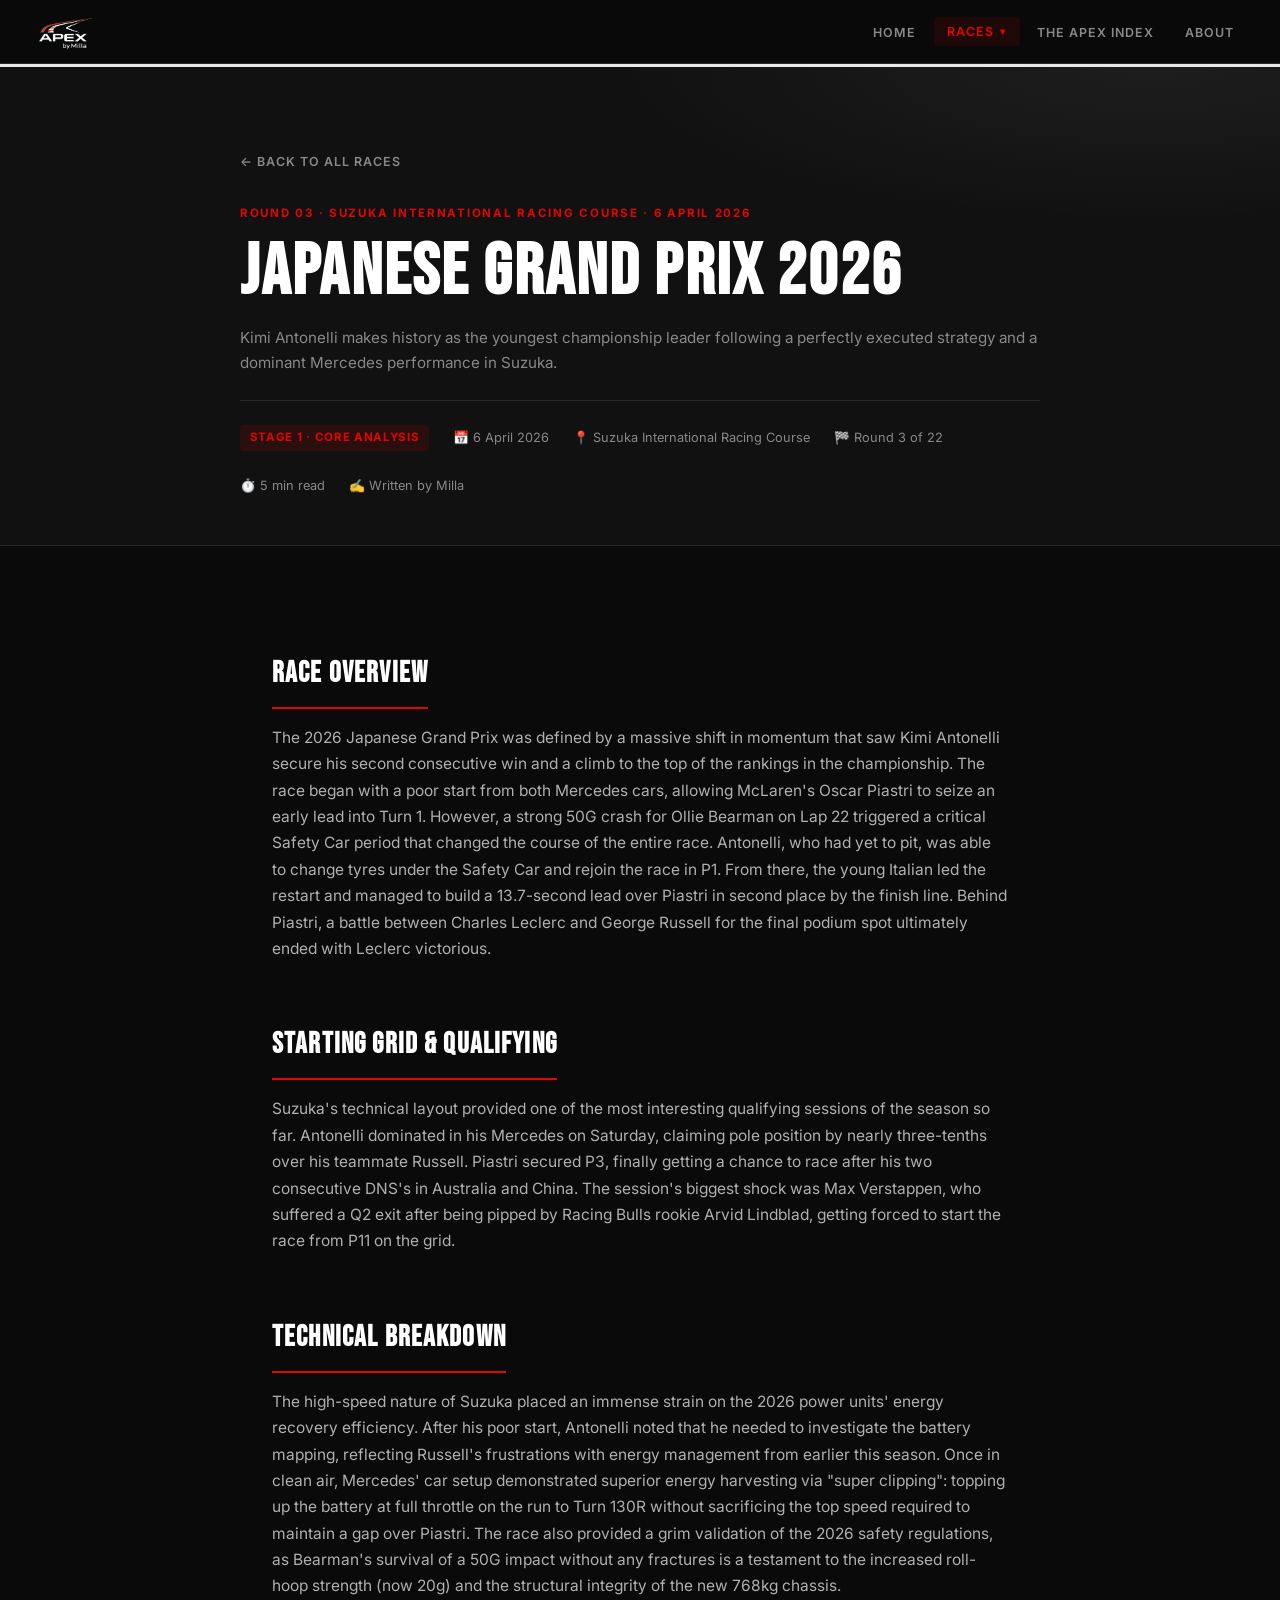
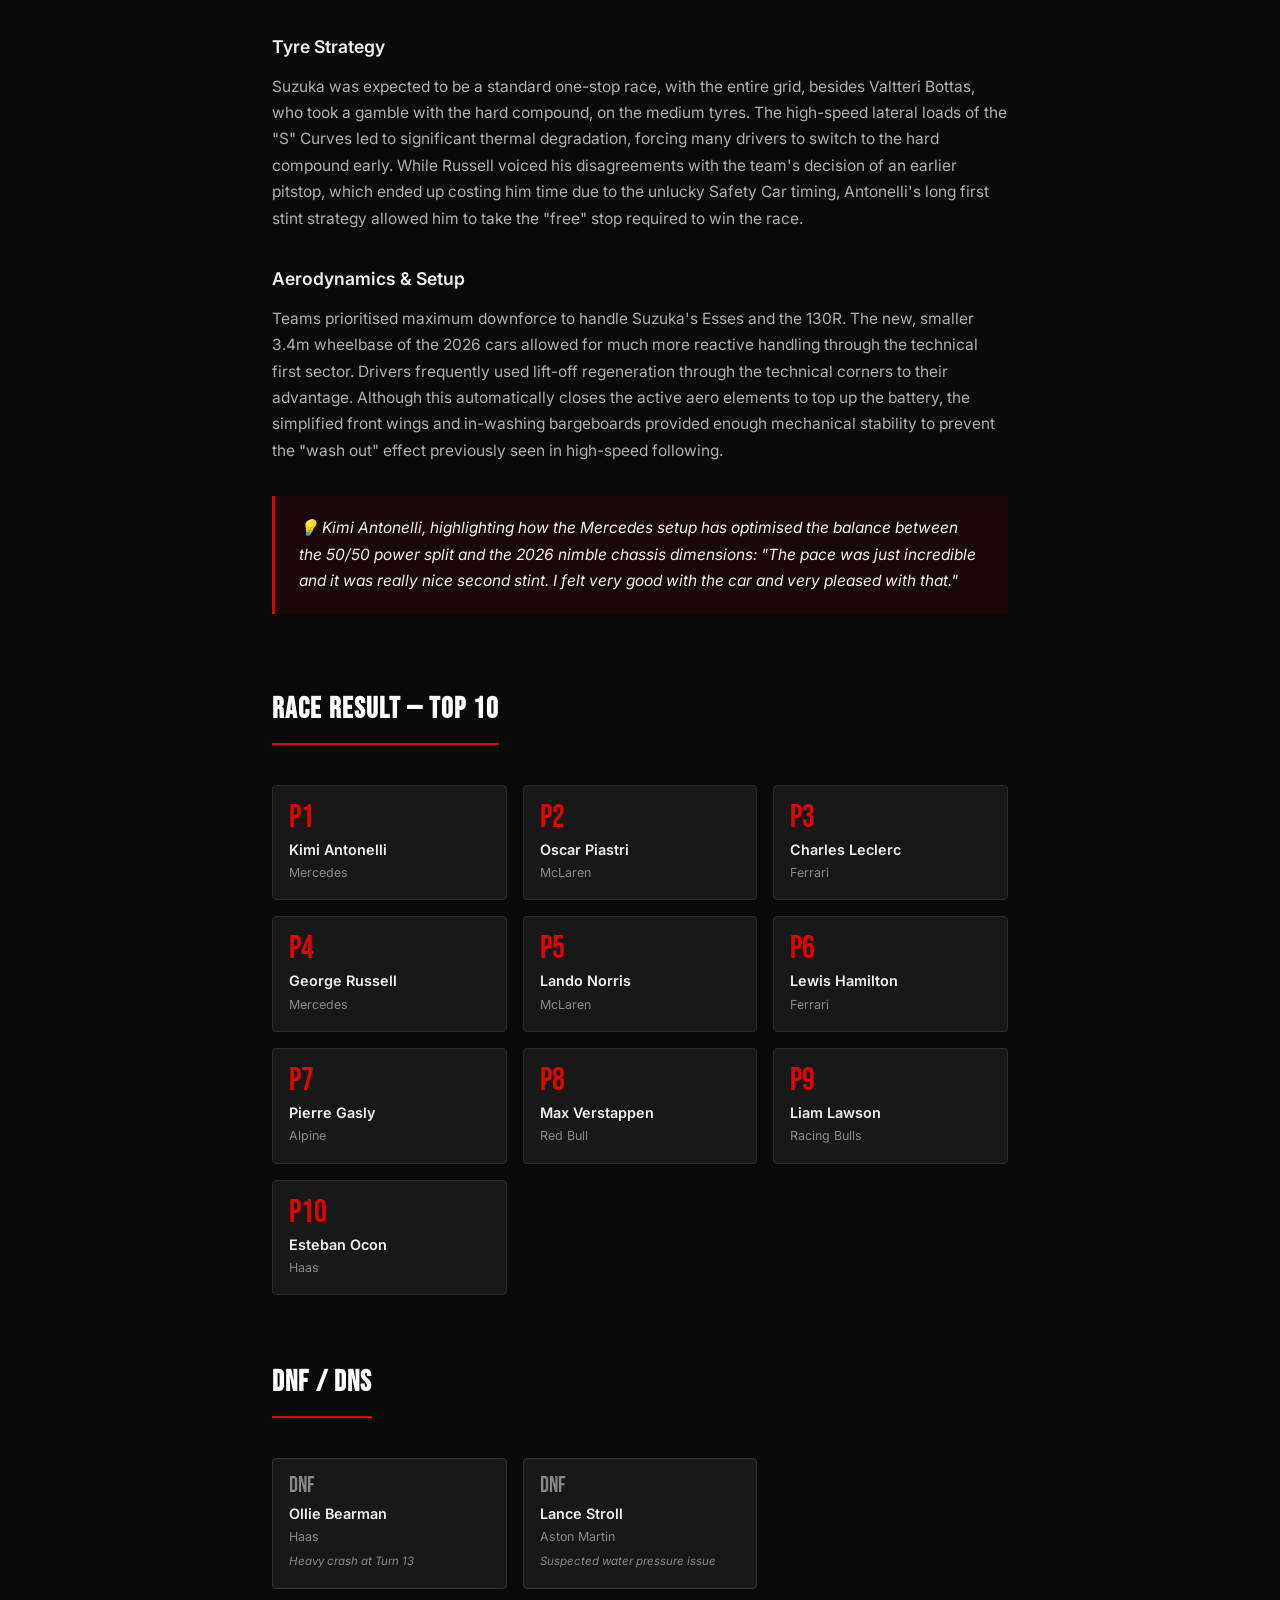
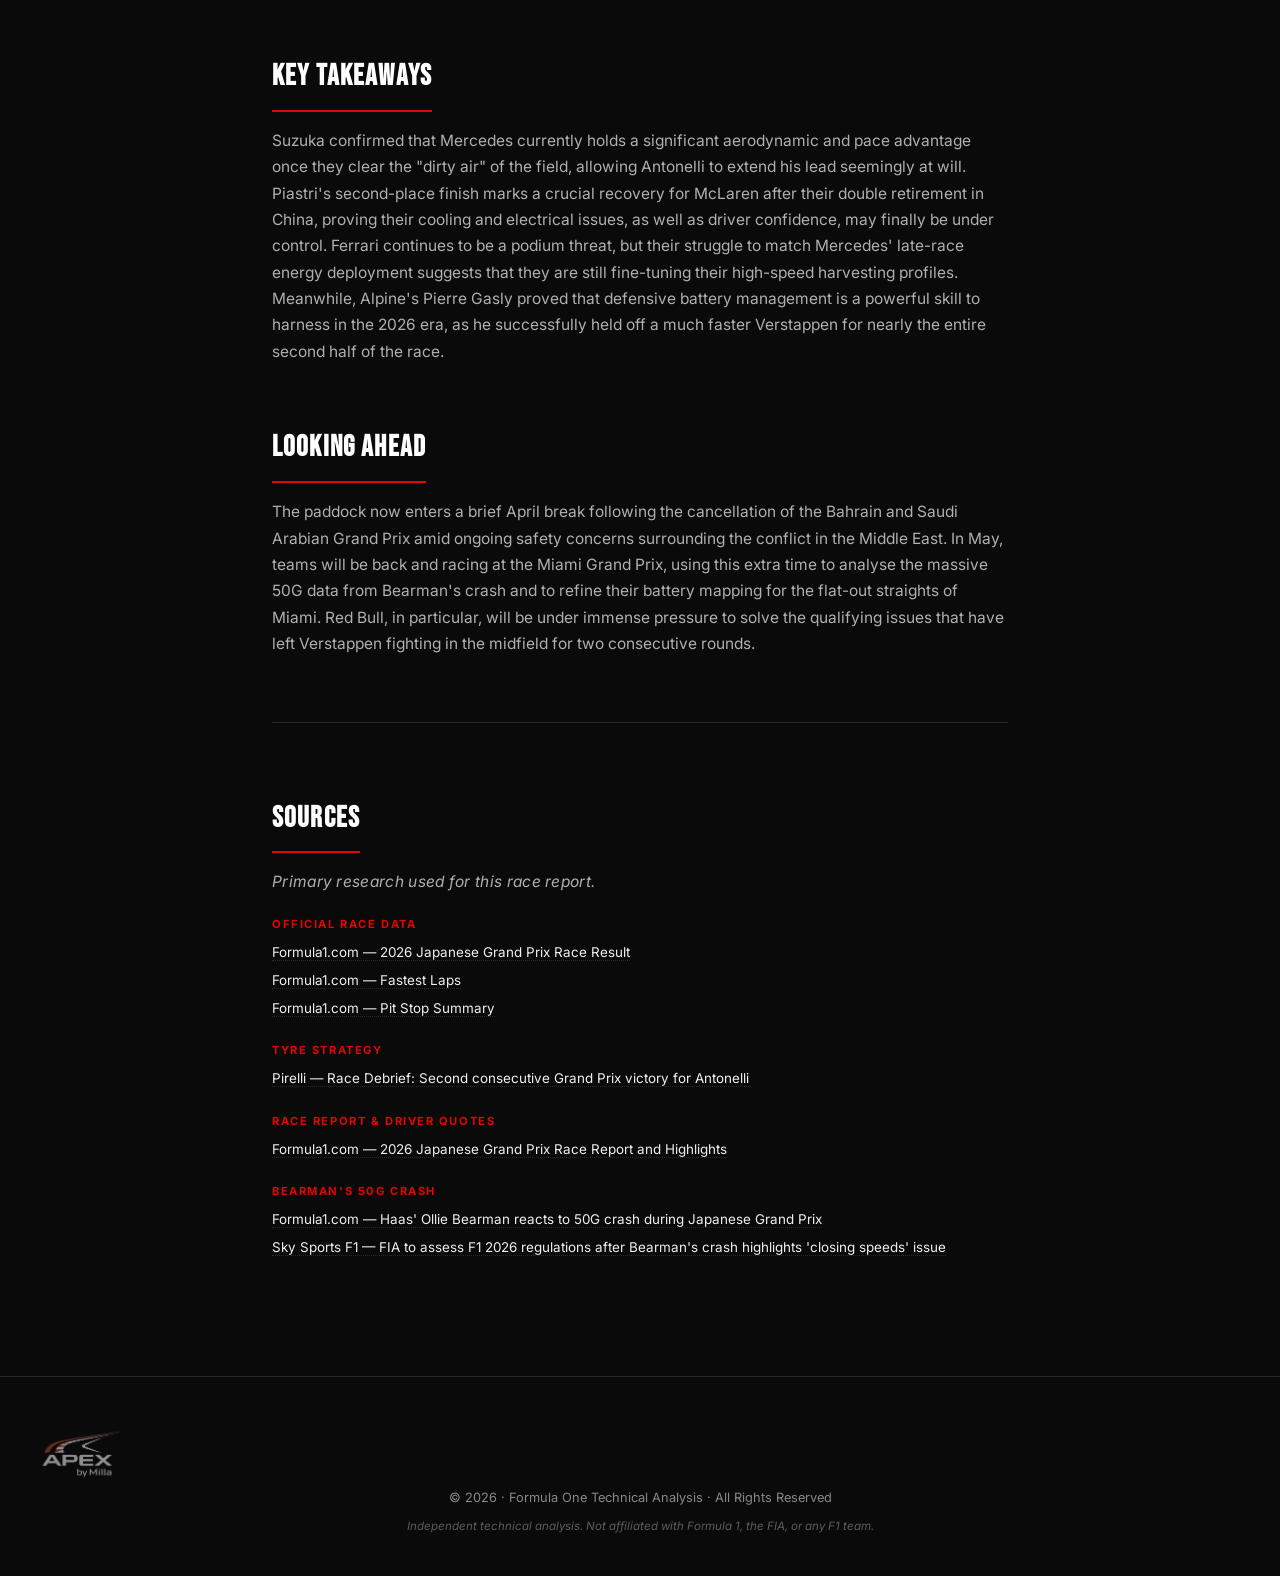
<file: races/japan.html>
<!DOCTYPE html>
<html lang="en">
<head>
  <meta charset="UTF-8" />
  <meta name="viewport" content="width=device-width, initial-scale=1.0" />
  <title>2026 Japanese GP Technical Analysis — Apex by Milla</title>
  <meta name="description" content="Antonelli wins at Suzuka to lead the championship. Breakdown of energy harvesting, Bearman's 50G crash, the Safety Car strategy and what it means for Miami." />

  <!-- Open Graph -->
  <meta property="og:type"        content="article" />
  <meta property="og:url"         content="https://apexbymilla.com/races/japan.html" />
  <meta property="og:title"       content="2026 Japanese GP Technical Analysis — Apex by Milla" />
  <meta property="og:description" content="Antonelli wins at Suzuka to lead the championship. Breakdown of energy harvesting, Bearman's 50G crash, the Safety Car strategy and what it means for Miami." />
  <meta property="og:image"       content="https://apexbymilla.com/social-share.png" />
  <meta property="article:published_time" content="2026-04-06" />

  <!-- Twitter Card -->
  <meta name="twitter:card"        content="summary_large_image" />
  <meta name="twitter:site"        content="@apexbymilla" />
  <meta name="twitter:title"       content="2026 Japanese GP Technical Analysis — Apex by Milla" />
  <meta name="twitter:description" content="Antonelli wins at Suzuka to lead the championship. Breakdown of energy harvesting, Bearman's 50G crash, the Safety Car strategy and what it means for Miami." />
  <meta name="twitter:image"       content="https://apexbymilla.com/social-share.png" />

  <!-- Canonical -->
  <link rel="canonical" href="https://apexbymilla.com/races/japan.html" />

  <!-- Structured Data -->
  <script type="application/ld+json">
  {
    "@context": "https://schema.org",
    "@type": "BlogPosting",
    "headline": "2026 Japanese GP Technical Analysis",
    "description": "Antonelli wins at Suzuka to lead the championship. Breakdown of energy harvesting, Bearman's 50G crash, the Safety Car strategy and what it means for Miami.",
    "author": { "@type": "Person", "name": "Milla", "url": "https://apexbymilla.com" },
    "publisher": { "@type": "Organization", "name": "Apex by Milla", "url": "https://apexbymilla.com" },
    "datePublished": "2026-04-06",
    "url": "https://apexbymilla.com/races/japan.html",
    "mainEntityOfPage": "https://apexbymilla.com/races/japan.html"
  }
  </script>

  <style>
/* ================================================
   APEX BY MILLA — Global Stylesheet
   ================================================ */

@import url('https://fonts.googleapis.com/css2?family=Inter:wght@300;400;500;600;700;900&family=Bebas+Neue&display=swap');

/* ---------- Reset & Base ---------- */
*, *::before, *::after {
  box-sizing: border-box;
  margin: 0;
  padding: 0;
}

:root {
  --red:       #E10600;
  --red-dark:  #b00400;
  --black:     #0a0a0a;
  --dark:      #111111;
  --card:      #181818;
  --border:    #2a2a2a;
  --text:      #f0f0f0;
  --muted:     #888888;
  --white:     #ffffff;
}

html {
  scroll-behavior: smooth;
}

body {
  background-color: var(--black);
  color: var(--text);
  font-family: 'Inter', sans-serif;
  font-size: 16px;
  line-height: 1.7;
  min-height: 100vh;
}

a {
  color: inherit;
  text-decoration: none;
}

img {
  max-width: 100%;
  display: block;
}

/* ---------- Scrollbar ---------- */
::-webkit-scrollbar { width: 6px; }
::-webkit-scrollbar-track { background: var(--dark); }
::-webkit-scrollbar-thumb { background: #e8e8e8; border-radius: 3px; }

/* ---------- Navigation ---------- */
.navbar {
  position: sticky;
  top: 0;
  z-index: 100;
  background: rgba(10,10,10,0.95);
  backdrop-filter: blur(12px);
  border-bottom: 1px solid var(--border);
  padding: 0 2rem;
  display: flex;
  align-items: center;
  justify-content: space-between;
  height: 64px;
}

.nav-logo {
  display: flex;
  align-items: center;
  text-decoration: none;
  flex-shrink: 0;
}

.nav-links {
  display: flex;
  align-items: center;
  gap: 0.25rem;
  list-style: none;
}

.nav-links a {
  font-size: 0.78rem;
  font-weight: 600;
  letter-spacing: 0.08em;
  text-transform: uppercase;
  color: var(--muted);
  padding: 0.45rem 0.85rem;
  border-radius: 4px;
  transition: color 0.2s;
  white-space: nowrap;
  position: relative;
}

.nav-links a::after {
  content: '';
  position: absolute;
  bottom: -1px;
  left: 0.85rem;
  right: 0.85rem;
  height: 2px;
  background: var(--red);
  border-radius: 1px;
  transform: scaleX(0);
  transform-origin: left;
  transition: transform 0.22s ease;
}

.nav-links a:hover {
  color: var(--white);
}

.nav-links a:hover::after {
  transform: scaleX(1);
}

.nav-links a.active {
  color: var(--white);
}

.nav-links a.active::after {
  transform: scaleX(1);
}

.nav-links a.race-link {
  color: var(--text);
}

.nav-links a.race-link:hover {
  color: var(--white);
}

/* Japan active — white/silver underline matching page accent */
.nav-links a.race-link.active::after {
  background: #e8e8e8;
}

/* Hamburger for mobile */
.hamburger {
  display: none;
  flex-direction: column;
  gap: 5px;
  cursor: pointer;
  background: none;
  border: none;
  padding: 4px;
}
.hamburger span {
  display: block;
  width: 24px;
  height: 2px;
  background: var(--text);
  border-radius: 2px;
  transition: all 0.3s;
}

/* ---------- Races dropdown ---------- */
/* Replaces the long per-race link list so the navbar still fits as the
   season grows. Desktop opens on hover, mobile and keyboard open on click. */
.nav-races { position: relative; }
.nav-races-toggle {
  font-family: inherit; font-size: 0.78rem; font-weight: 600; letter-spacing: 0.08em;
  text-transform: uppercase; color: var(--text);
  background: none; border: none; cursor: pointer;
  padding: 0.45rem 0.85rem; border-radius: 4px;
  display: flex; align-items: center; gap: 0.35rem; white-space: nowrap;
  transition: color 0.2s, background 0.2s;
}
.nav-races-toggle:hover,
.nav-races.current > .nav-races-toggle,
.nav-races.open > .nav-races-toggle { color: var(--red); background: rgba(225,6,0,0.1); }
.nav-races-toggle .nav-chev { font-size: 0.6rem; line-height: 1; transition: transform 0.2s; }
.nav-races.open .nav-chev { transform: rotate(180deg); }
.nav-races-panel {
  position: absolute; top: calc(100% + 0.45rem); left: 0;
  background: var(--dark); border: 1px solid var(--border); border-radius: 6px;
  padding: 0.6rem; box-shadow: 0 14px 34px rgba(0,0,0,0.6);
  display: none; z-index: 120;
}
.nav-races.open > .nav-races-panel { display: block; }
/* Invisible bridge over the gap between the button and the panel, so the
   mouse never leaves the dropdown on its way down to a race. */
.nav-races-panel::before { content: ""; position: absolute; left: 0; right: 0; top: -0.6rem; height: 0.6rem; }
/* ✏️ Once you pass about 12 races, change repeat(2 to repeat(3 so the panel
   stays short rather than tall. */
.nav-races-grid { display: grid; grid-template-columns: repeat(2, minmax(148px, 1fr)); gap: 0.1rem; }
.nav-races-panel a {
  display: block; white-space: nowrap; padding: 0.5rem 0.75rem; border-radius: 4px;
  font-size: 0.78rem; font-weight: 600; letter-spacing: 0.05em; text-transform: uppercase;
  color: var(--text); transition: color 0.2s, background 0.2s;
}
.nav-races-panel a:hover,
.nav-races-panel a.active { color: var(--red); background: rgba(225,6,0,0.1); }
@media (max-width: 768px) {
  .nav-races-toggle { width: 100%; justify-content: space-between; padding: 0.7rem 1rem; font-size: 0.85rem; }
  .nav-races-panel {
    position: static; border: none; background: none; box-shadow: none;
    padding: 0 0 0.3rem 0.6rem;
  }
  .nav-races-grid { grid-template-columns: 1fr; }
  .nav-races-panel a { padding: 0.55rem 1rem; font-size: 0.85rem; }
}

/* ---------- Hero ---------- */
.hero {
  position: relative;
  min-height: 88vh;
  display: flex;
  flex-direction: column;
  justify-content: center;
  align-items: flex-start;
  padding: 6rem 2rem 4rem;
  overflow: hidden;
}

.hero-bg {
  position: absolute;
  inset: 0;
  background:
    radial-gradient(ellipse 70% 60% at 80% 50%, rgba(225,6,0,0.08) 0%, transparent 70%),
    repeating-linear-gradient(
      90deg,
      transparent,
      transparent 60px,
      rgba(255,255,255,0.015) 60px,
      rgba(255,255,255,0.015) 61px
    );
  pointer-events: none;
}

.hero-tag {
  display: inline-block;
  background: rgba(225,6,0,0.15);
  border: 1px solid rgba(225,6,0,0.4);
  color: var(--red);
  font-size: 0.7rem;
  font-weight: 700;
  letter-spacing: 0.15em;
  text-transform: uppercase;
  padding: 0.35rem 0.9rem;
  border-radius: 2px;
  margin-bottom: 1.5rem;
}

.hero h1 {
  font-family: 'Bebas Neue', sans-serif;
  font-size: clamp(3.5rem, 9vw, 8rem);
  line-height: 0.95;
  letter-spacing: 0.02em;
  color: var(--white);
  max-width: 900px;
  margin-bottom: 1.5rem;
}

.hero h1 em {
  font-style: normal;
  color: var(--red);
}

.hero-sub {
  font-size: clamp(0.9rem, 1.8vw, 1.1rem);
  color: var(--muted);
  max-width: 520px;
  margin-bottom: 2.5rem;
  font-weight: 400;
}

.hero-cta {
  display: inline-flex;
  align-items: center;
  gap: 0.6rem;
  background: var(--red);
  color: var(--white);
  font-size: 0.82rem;
  font-weight: 700;
  letter-spacing: 0.1em;
  text-transform: uppercase;
  padding: 0.85rem 1.8rem;
  border-radius: 3px;
  transition: background 0.2s, transform 0.15s;
}

.hero-cta:hover {
  background: var(--red-dark);
  transform: translateY(-1px);
}

.hero-scroll {
  position: absolute;
  bottom: 2rem;
  left: 50%;
  transform: translateX(-50%);
  display: flex;
  flex-direction: column;
  align-items: center;
  gap: 0.5rem;
  color: var(--muted);
  font-size: 0.7rem;
  letter-spacing: 0.1em;
  text-transform: uppercase;
  animation: bounce 2s infinite;
}

.hero-scroll::after {
  content: '';
  width: 1px;
  height: 40px;
  background: linear-gradient(to bottom, var(--muted), transparent);
}

@keyframes bounce {
  0%, 100% { transform: translateX(-50%) translateY(0); }
  50% { transform: translateX(-50%) translateY(6px); }
}

/* ---------- Section Wrapper ---------- */
.section {
  max-width: 1200px;
  margin: 0 auto;
  padding: 5rem 2rem;
}

.section-header {
  display: flex;
  align-items: baseline;
  gap: 1rem;
  margin-bottom: 3rem;
  border-bottom: 1px solid var(--border);
  padding-bottom: 1rem;
}

.section-title {
  font-family: 'Bebas Neue', sans-serif;
  font-size: 2.2rem;
  letter-spacing: 0.05em;
  color: var(--white);
}

.section-label {
  font-size: 0.72rem;
  font-weight: 600;
  letter-spacing: 0.12em;
  text-transform: uppercase;
  color: var(--red);
}

/* ---------- Race Cards Grid ---------- */
.races-grid {
  display: grid;
  grid-template-columns: repeat(auto-fill, minmax(300px, 1fr));
  gap: 1.5rem;
}

.race-card {
  background: var(--card);
  border: 1px solid var(--border);
  border-radius: 6px;
  overflow: hidden;
  transition: transform 0.2s, border-color 0.2s, box-shadow 0.2s;
  cursor: pointer;
}

.race-card:hover {
  transform: translateY(-4px);
  border-color: var(--red);
  box-shadow: 0 8px 32px rgba(225,6,0,0.15);
}

.card-flag {
  height: 140px;
  background: linear-gradient(135deg, var(--dark) 0%, #1e1e1e 100%);
  display: flex;
  align-items: center;
  justify-content: center;
  font-size: 5rem;
  border-bottom: 1px solid var(--border);
  position: relative;
  overflow: hidden;
}

.card-flag::after {
  content: '';
  position: absolute;
  inset: 0;
  background: linear-gradient(to top, var(--card) 0%, transparent 60%);
}

.card-body {
  padding: 1.4rem;
}

.card-round {
  font-size: 0.68rem;
  font-weight: 700;
  letter-spacing: 0.12em;
  text-transform: uppercase;
  color: var(--red);
  margin-bottom: 0.4rem;
}

.card-title {
  font-family: 'Bebas Neue', sans-serif;
  font-size: 1.5rem;
  letter-spacing: 0.04em;
  color: var(--white);
  margin-bottom: 0.6rem;
}

.card-excerpt {
  font-size: 0.85rem;
  color: var(--muted);
  line-height: 1.6;
  display: -webkit-box;
  -webkit-line-clamp: 3;
  -webkit-box-orient: vertical;
  overflow: hidden;
}

.card-footer {
  padding: 0 1.4rem 1.4rem;
  display: flex;
  align-items: center;
  justify-content: space-between;
}

.card-date {
  font-size: 0.75rem;
  color: var(--muted);
}

.card-arrow {
  font-size: 0.75rem;
  font-weight: 700;
  letter-spacing: 0.08em;
  text-transform: uppercase;
  color: var(--red);
  display: flex;
  align-items: center;
  gap: 0.3rem;
  transition: gap 0.2s;
}

.race-card:hover .card-arrow {
  gap: 0.6rem;
}

/* ---------- About Section ---------- */
.about-section {
  background: var(--dark);
  border-top: 1px solid var(--border);
  border-bottom: 1px solid var(--border);
}

.about-inner {
  max-width: 1200px;
  margin: 0 auto;
  padding: 5rem 2rem;
  display: grid;
  grid-template-columns: 1fr 1.5fr;
  gap: 4rem;
  align-items: center;
}

.about-label {
  font-size: 0.72rem;
  font-weight: 700;
  letter-spacing: 0.15em;
  text-transform: uppercase;
  color: var(--red);
  margin-bottom: 0.8rem;
}

.about-name {
  font-family: 'Bebas Neue', sans-serif;
  font-size: 3rem;
  letter-spacing: 0.04em;
  color: var(--white);
  line-height: 1;
  margin-bottom: 1.5rem;
}

.about-visual {
  width: 100%;
  aspect-ratio: 1;
  max-width: 320px;
  background: var(--card);
  border: 1px solid var(--border);
  border-radius: 8px;
  display: flex;
  align-items: center;
  justify-content: center;
  font-size: 6rem;
  position: relative;
  overflow: hidden;
}

.about-visual::before {
  content: '';
  position: absolute;
  top: 0; left: 0; right: 0;
  height: 4px;
  background: var(--red);
}

.about-text p {
  color: var(--muted);
  font-size: 0.95rem;
  margin-bottom: 1.2rem;
}

.about-text p strong {
  color: var(--text);
  font-weight: 600;
}

.tags {
  display: flex;
  flex-wrap: wrap;
  gap: 0.5rem;
  margin-top: 1.5rem;
}

.tag {
  background: rgba(225,6,0,0.1);
  border: 1px solid rgba(225,6,0,0.3);
  color: var(--red);
  font-size: 0.72rem;
  font-weight: 600;
  letter-spacing: 0.08em;
  text-transform: uppercase;
  padding: 0.3rem 0.75rem;
  border-radius: 2px;
}

/* ---------- Footer ---------- */
.footer {
  padding: 2.5rem 2rem;
  text-align: center;
  color: var(--muted);
  font-size: 0.8rem;
  border-top: 1px solid var(--border);
}

.footer span {
  color: var(--red);
}

/* ---------- Blog / Race Page Styles ---------- */
.blog-hero {
  background: var(--dark);
  border-bottom: 1px solid var(--border);
  border-top: 3px solid #e8e8e8;
  padding: 5rem 2rem 3rem;
  position: relative;
}

.blog-hero::before {
  content: '';
  position: absolute;
  top: 0;
  left: 0;
  right: 0;
  height: 220px;
  background: radial-gradient(ellipse 60% 100% at 90% 0%, rgba(232,232,232,0.06) 0%, transparent 70%);
  pointer-events: none;
}

.blog-hero-inner {
  max-width: 800px;
  margin: 0 auto;
}

.blog-back {
  display: inline-flex;
  align-items: center;
  gap: 0.4rem;
  font-size: 0.78rem;
  font-weight: 600;
  letter-spacing: 0.08em;
  text-transform: uppercase;
  color: var(--muted);
  margin-bottom: 2rem;
  transition: color 0.2s;
}

.blog-back:hover { color: var(--text); }

.blog-round {
  font-size: 0.72rem;
  font-weight: 700;
  letter-spacing: 0.15em;
  text-transform: uppercase;
  color: var(--red);
  margin-bottom: 0.8rem;
}

.blog-title {
  font-family: 'Bebas Neue', sans-serif;
  font-size: clamp(2.5rem, 6vw, 4.5rem);
  letter-spacing: 0.03em;
  color: var(--white);
  line-height: 1;
  margin-bottom: 1rem;
}

.blog-meta {
  display: flex;
  gap: 1.5rem;
  flex-wrap: wrap;
  font-size: 0.8rem;
  color: var(--muted);
  margin-top: 1.5rem;
  padding-top: 1.5rem;
  border-top: 1px solid var(--border);
}

.blog-meta span {
  display: flex;
  align-items: center;
  gap: 0.4rem;
}

/* ---------- Apex tooltip (shared engine) ---------- */
/* Drives the stage badge now and the glossary terms later. Any element with
   class="apex-tip" holding an .apex-tip-box child works, no extra JS needed. */
.apex-tip { position: relative; cursor: help; }
.apex-tip:focus-visible { outline: 2px solid var(--red); outline-offset: 2px; }
.apex-tip-box {
  position: absolute; top: calc(100% + 0.55rem); left: 0;
  width: max-content; max-width: 260px;
  background: var(--dark); border: 1px solid var(--border); border-radius: 6px;
  padding: 0.7rem 0.85rem; box-shadow: 0 14px 34px rgba(0,0,0,0.6);
  display: none; z-index: 130;
  text-align: left; white-space: normal;
  font-weight: 400; letter-spacing: 0; text-transform: none;
}
.apex-tip.open > .apex-tip-box { display: block; }
/* Invisible bridge over the gap between the term and the box, so moving the
   mouse down onto the box (and its Apex Index link) does not close it */
.apex-tip-box::before { content: ""; position: absolute; left: 0; right: 0; top: -0.7rem; height: 0.7rem; }
.apex-tip.tip-up > .apex-tip-box { top: auto; bottom: calc(100% + 0.55rem); }
.apex-tip.tip-up > .apex-tip-box::before { top: auto; bottom: -0.7rem; }
/* flipped when the box would run off the right edge */
.apex-tip.tip-flip > .apex-tip-box { left: auto; right: 0; }
.apex-tip-term {
  display: block; color: var(--red);
  font-size: 0.72rem; font-weight: 700; letter-spacing: 0.08em;
  text-transform: uppercase; margin-bottom: 0.3rem;
}
.apex-tip-def { display: block; color: var(--text); font-size: 0.8rem; line-height: 1.5; }
.apex-tip-link {
  display: inline-block; margin-top: 0.5rem;
  color: var(--muted); font-size: 0.72rem; font-weight: 600; transition: color 0.2s;
}
.apex-tip-link:hover { color: var(--red); }
/* .blog-meta span sets display:flex on every span inside it, so the tooltip
   parts need winning back explicitly. */
.blog-meta .apex-tip-box { display: none; }
.blog-meta .apex-tip.open > .apex-tip-box { display: block; }
.blog-meta .apex-tip-term, .blog-meta .apex-tip-def { display: block; }
.blog-meta .apex-tip-link { display: inline-block; }
/* Stage badge, moved out of an inline style so the tooltip can anchor to it */
.stage-badge {
  background: rgba(225,6,0,0.12); color: var(--red);
  font-weight: 700; font-size: 0.72rem; letter-spacing: 0.06em;
  text-transform: uppercase; padding: 0.2rem 0.6rem; border-radius: 4px;
}
@media (max-width: 480px) { .apex-tip-box { max-width: 78vw; } }

.blog-content {
  max-width: 800px;
  margin: 0 auto;
  padding: 4rem 2rem 6rem;
}

.blog-content h2 {
  font-family: 'Bebas Neue', sans-serif;
  font-size: 1.8rem;
  letter-spacing: 0.04em;
  color: var(--white);
  margin-top: 2.5rem;
  margin-bottom: 1rem;
  padding-bottom: 0.5rem;
  border-bottom: 2px solid var(--red);
  display: inline-block;
}

.blog-content h3 {
  font-size: 1.1rem;
  font-weight: 600;
  color: var(--text);
  margin-top: 2rem;
  margin-bottom: 0.75rem;
}

.blog-content p {
  color: #b0b0b0;
  margin-bottom: 1.2rem;
  font-size: 0.97rem;
}

.blog-content strong {
  color: var(--text);
  font-weight: 600;
}

.blog-content .highlight-box {
  background: rgba(225,6,0,0.08);
  border-left: 3px solid var(--red);
  padding: 1.2rem 1.5rem;
  border-radius: 0 4px 4px 0;
  margin: 2rem 0;
}

.blog-content .highlight-box p {
  margin: 0;
  color: var(--text);
  font-style: italic;
}

.driver-grid {
  display: grid;
  grid-template-columns: repeat(auto-fill, minmax(200px, 1fr));
  gap: 1rem;
  margin: 1.5rem 0;
}

.driver-card {
  background: var(--card);
  border: 1px solid var(--border);
  border-radius: 4px;
  padding: 1rem;
}

.driver-pos {
  font-family: 'Bebas Neue', sans-serif;
  font-size: 2rem;
  color: var(--red);
  line-height: 1;
}

.driver-name {
  font-weight: 600;
  font-size: 0.9rem;
  color: var(--text);
  margin-top: 0.25rem;
}

.driver-team {
  font-size: 0.78rem;
  color: var(--muted);
}

/* ---------- DNF / DNS Cards ---------- */
.dnf-card {
  border-color: #333333;
  opacity: 0.75;
}

.dnf-pos {
  font-family: 'Bebas Neue', sans-serif;
  font-size: 1.4rem;
  color: var(--muted) !important;
  line-height: 1;
}

.dnf-reason {
  font-size: 0.72rem;
  color: var(--muted);
  margin-top: 0.3rem;
  font-style: italic;
}

/* ---------- Responsive ---------- */
@media (max-width: 768px) {
  .nav-links {
    display: none;
    position: fixed;
    top: 64px;
    left: 0; right: 0;
    background: var(--dark);
    border-bottom: 1px solid var(--border);
    flex-direction: column;
    align-items: stretch;
    padding: 1rem;
    gap: 0.25rem;
  }

  .nav-links.open {
    display: flex;
  }

  .nav-links a {
    padding: 0.7rem 1rem;
    font-size: 0.85rem;
  }

  .hamburger {
    display: flex;
  }

  /* Blog hero */
  .blog-hero {
    padding: 3.5rem 1.5rem 2rem;
  }

  .blog-meta {
    gap: 0.8rem;
    font-size: 0.75rem;
  }

  /* Blog content */
  .blog-content {
    padding: 2.5rem 1.5rem 4rem;
  }

  .blog-content h2 {
    font-size: 1.4rem;
  }

  .driver-grid {
    grid-template-columns: 1fr;
  }

  .stat-cards {
    grid-template-columns: 1fr 1fr;
  }

  /* Footer */
  .footer-inner {
    grid-template-columns: 1fr;
    gap: 2rem;
  }

  .footer-bottom {
    flex-direction: column;
    gap: 0.5rem;
    text-align: center;
  }

  .footer-bottom-right {
    justify-content: center;
  }
}


/* ---------- Sources Section ---------- */
.sources-section {
  margin-top: 4rem;
  padding-top: 2rem;
  border-top: 1px solid var(--border);
}
.sources-title {
  font-family: 'Bebas Neue', sans-serif;
  font-size: 1.4rem;
  letter-spacing: 0.05em;
  color: var(--muted);
  margin-bottom: 0.3rem;
  text-transform: uppercase;
}
.sources-subtitle {
  font-size: 0.78rem;
  color: var(--muted);
  font-style: italic;
  margin-bottom: 1.5rem;
  letter-spacing: 0.02em;
}
.sources-group { margin-bottom: 1.4rem; }
.sources-group-label {
  font-size: 0.7rem;
  font-weight: 700;
  letter-spacing: 0.14em;
  text-transform: uppercase;
  color: var(--red);
  margin-bottom: 0.5rem;
}
.sources-list { list-style: none; padding: 0; margin: 0; }
.sources-list li {
  font-size: 0.84rem;
  color: #b0b0b0;
  margin-bottom: 0.45rem;
  line-height: 1.55;
}
.sources-list a {
  color: var(--text);
  text-decoration: none;
  border-bottom: 1px dotted var(--border);
  transition: color 0.2s, border-color 0.2s;
}
.sources-list a:hover {
  color: var(--red);
  border-bottom-color: var(--red);
}

/* ---------- Scroll Animations ---------- */
.reveal {
  opacity: 0;
  transform: translateY(28px);
  transition: opacity 0.65s ease, transform 0.65s ease;
}
.reveal.visible {
  opacity: 1;
  transform: translateY(0);
}
.reveal-delay-1 { transition-delay: 0.1s; }
.reveal-delay-2 { transition-delay: 0.2s; }
.reveal-delay-3 { transition-delay: 0.3s; }
</style>
  <link rel="icon" type="image/png" sizes="32x32" href="../favicon-tab.png" />
  <link rel="icon" type="image/png" sizes="192x192" href="../favicon.png" />
  <link rel="apple-touch-icon" href="../apple-touch-icon.png" />
  <link rel="shortcut icon" href="../favicon.ico" />
  <style>
    /* Reading progress bar: sits under the navbar in this race's signature colour, visible throughout */
    .reading-progress {
      position: fixed; top: 64px; left: 0; height: 3px; width: 0;
      background: #e8e8e8; z-index: 90;
      transition: width 0.08s linear; will-change: width; pointer-events: none;
    }
  </style>
</head>
<body>
  <div class="reading-progress" id="readingProgress" aria-hidden="true"></div>

  <!-- ===== NAVIGATION ===== -->
  <nav class="navbar">
    <a href="../index.html" class="nav-logo" aria-label="Apex by Milla — Home">
          <img src="../logo.png" alt="Apex by Milla" style="height:48px;width:auto;">
        </a>
    <ul class="nav-links" id="navLinks">
      <li><a href="../index.html">Home</a></li>

      <!-- ── RACES DROPDOWN ── Add a new <li> inside .nav-races-grid for
           every new race. Nothing else in the navbar needs to change. -->
      <li class="nav-races current">
        <button type="button" class="nav-races-toggle" aria-expanded="false" aria-haspopup="true">
          Races <span class="nav-chev" aria-hidden="true">▾</span>
        </button>
        <div class="nav-races-panel">
          <div class="nav-races-grid">
            <a href="australia.html">🇦🇺 Australia</a>
            <a href="china.html">🇨🇳 China</a>
            <a href="japan.html" class="active">🇯🇵 Japan</a>
            <a href="miami.html">🇺🇸 Miami</a>
            <a href="canada.html">🇨🇦 Canada</a>
            <a href="monaco.html">🇲🇨 Monaco</a>
            <a href="barcelona.html">🇪🇸 Barcelona</a>
            <a href="austria.html">🇦🇹 Austria</a>
            <a href="silverstone.html">🇬🇧 Silverstone</a>
            <a href="belgium.html">🇧🇪 Belgium</a>
            <a href="hungary.html">🇭🇺 Hungary</a>
          </div>
        </div>
      </li>
      <!-- ── END RACES ── -->

      <li><a href="../apex-index.html">The Apex Index</a></li>
      <li><a href="../index.html#about">About</a></li>
    </ul>
    <button class="hamburger" id="hamburger" aria-label="Open menu">
      <span></span><span></span><span></span>
    </button>
  </nav>

  <!-- ===== BLOG HERO ===== -->
  <div class="blog-hero">
    <div class="blog-hero-inner">
      <a href="../index.html" class="blog-back">← Back to All Races</a>
      <div class="blog-round reveal">Round 03 · Suzuka International Racing Course · 6 April 2026</div>
      <h1 class="blog-title reveal reveal-delay-1">Japanese Grand Prix 2026</h1>
      <p style="color: var(--muted); font-size: 0.95rem; margin-top: 1rem;">
        Kimi Antonelli makes history as the youngest championship leader following a perfectly executed strategy and a dominant Mercedes performance in Suzuka.
      </p>
      <div class="blog-meta reveal reveal-delay-2">
        <span class="apex-tip stage-badge" tabindex="0" role="button" aria-label="Stage 1 , Core Analysis. What do project stages mean?">Stage 1 · Core Analysis<span class="apex-tip-box" role="tooltip"><span class="apex-tip-term">Project stages</span><span class="apex-tip-def">Apex is built in stages. Each one adds more technical depth to the race reports, so the analysis develops visibly across the season.</span><a class="apex-tip-link" href="../index.html#about">→ About the project</a></span></span>
        <span>📅 6 April 2026</span>
        <span>📍 Suzuka International Racing Course</span>
        <span>🏁 Round 3 of 22</span>
        <span>⏱️ 5 min read</span>
        <span>✍️ Written by Milla</span>
      </div>
    </div>
  </div>

  <!-- ===== BLOG CONTENT ===== -->
  <article class="blog-content">

    <!-- ── JAPANESE GP BLOG CONTENT ── -->

    <h2>Race Overview</h2>
    <p>
      The 2026 Japanese Grand Prix was defined by a massive shift in momentum that saw Kimi Antonelli secure his second consecutive win and a climb to the top of the rankings in the championship. The race began with a poor start from both Mercedes cars, allowing McLaren's Oscar Piastri to seize an early lead into Turn 1. However, a strong 50G crash for Ollie Bearman on Lap 22 triggered a critical Safety Car period that changed the course of the entire race. Antonelli, who had yet to pit, was able to change tyres under the Safety Car and rejoin the race in P1. From there, the young Italian led the restart and managed to build a 13.7-second lead over Piastri in second place by the finish line. Behind Piastri, a battle between Charles Leclerc and George Russell for the final podium spot ultimately ended with Leclerc victorious.
    </p>

    <h2>Starting Grid & Qualifying</h2>
    <p>
      Suzuka's technical layout provided one of the most interesting qualifying sessions of the season so far. Antonelli dominated in his Mercedes on Saturday, claiming pole position by nearly three-tenths over his teammate Russell. Piastri secured P3, finally getting a chance to race after his two consecutive DNS's in Australia and China. The session's biggest shock was Max Verstappen, who suffered a Q2 exit after being pipped by Racing Bulls rookie Arvid Lindblad, getting forced to start the race from P11 on the grid.
    </p>

    <h2>Technical Breakdown</h2>
    <p>
      The high-speed nature of Suzuka placed an immense strain on the 2026 power units' energy recovery efficiency. After his poor start, Antonelli noted that he needed to investigate the battery mapping, reflecting Russell's frustrations with energy management from earlier this season. Once in clean air, Mercedes' car setup demonstrated superior energy harvesting via "super clipping": topping up the battery at full throttle on the run to Turn 130R without sacrificing the top speed required to maintain a gap over Piastri. The race also provided a grim validation of the 2026 safety regulations, as Bearman's survival of a 50G impact without any fractures is a testament to the increased roll-hoop strength (now 20g) and the structural integrity of the new 768kg chassis.
    </p>

    <h3>Tyre Strategy</h3>
    <p>
      Suzuka was expected to be a standard one-stop race, with the entire grid, besides Valtteri Bottas, who took a gamble with the hard compound, on the medium tyres. The high-speed lateral loads of the "S" Curves led to significant thermal degradation, forcing many drivers to switch to the hard compound early. While Russell voiced his disagreements with the team's decision of an earlier pitstop, which ended up costing him time due to the unlucky Safety Car timing, Antonelli's long first stint strategy allowed him to take the "free" stop required to win the race.
    </p>

    <h3>Aerodynamics & Setup</h3>
    <p>
      Teams prioritised maximum downforce to handle Suzuka's Esses and the 130R. The new, smaller 3.4m wheelbase of the 2026 cars allowed for much more reactive handling through the technical first sector. Drivers frequently used lift-off regeneration through the technical corners to their advantage. Although this automatically closes the active aero elements to top up the battery, the simplified front wings and in-washing bargeboards provided enough mechanical stability to prevent the "wash out" effect previously seen in high-speed following.
    </p>

    <div class="highlight-box reveal">
      <p>
        💡 Kimi Antonelli, highlighting how the Mercedes setup has optimised the balance between the 50/50 power split and the 2026 nimble chassis dimensions: "The pace was just incredible and it was really nice second stint. I felt very good with the car and very pleased with that."
      </p>
    </div>

    <h2>Race Result — Top 10</h2>
    <div class="driver-grid reveal">
      <div class="driver-card">
        <div class="driver-pos">P1</div>
        <div class="driver-name">Kimi Antonelli</div>
        <div class="driver-team">Mercedes</div>
      </div>
      <div class="driver-card">
        <div class="driver-pos">P2</div>
        <div class="driver-name">Oscar Piastri</div>
        <div class="driver-team">McLaren</div>
      </div>
      <div class="driver-card">
        <div class="driver-pos">P3</div>
        <div class="driver-name">Charles Leclerc</div>
        <div class="driver-team">Ferrari</div>
      </div>
      <div class="driver-card">
        <div class="driver-pos">P4</div>
        <div class="driver-name">George Russell</div>
        <div class="driver-team">Mercedes</div>
      </div>
      <div class="driver-card">
        <div class="driver-pos">P5</div>
        <div class="driver-name">Lando Norris</div>
        <div class="driver-team">McLaren</div>
      </div>
      <div class="driver-card">
        <div class="driver-pos">P6</div>
        <div class="driver-name">Lewis Hamilton</div>
        <div class="driver-team">Ferrari</div>
      </div>
      <div class="driver-card">
        <div class="driver-pos">P7</div>
        <div class="driver-name">Pierre Gasly</div>
        <div class="driver-team">Alpine</div>
      </div>
      <div class="driver-card">
        <div class="driver-pos">P8</div>
        <div class="driver-name">Max Verstappen</div>
        <div class="driver-team">Red Bull</div>
      </div>
      <div class="driver-card">
        <div class="driver-pos">P9</div>
        <div class="driver-name">Liam Lawson</div>
        <div class="driver-team">Racing Bulls</div>
      </div>
      <div class="driver-card">
        <div class="driver-pos">P10</div>
        <div class="driver-name">Esteban Ocon</div>
        <div class="driver-team">Haas</div>
      </div>
    </div>

    <h2>DNF / DNS</h2>
    <div class="driver-grid reveal">
      <div class="driver-card dnf-card reveal">
        <div class="driver-pos dnf-pos">DNF</div>
        <div class="driver-name">Ollie Bearman</div>
        <div class="driver-team">Haas</div>
        <div class="dnf-reason">Heavy crash at Turn 13</div>
      </div>
      <div class="driver-card dnf-card reveal reveal-delay-1">
        <div class="driver-pos dnf-pos">DNF</div>
        <div class="driver-name">Lance Stroll</div>
        <div class="driver-team">Aston Martin</div>
        <div class="dnf-reason">Suspected water pressure issue</div>
      </div>
    </div>

    <h2>Key Takeaways</h2>
    <p>
      Suzuka confirmed that Mercedes currently holds a significant aerodynamic and pace advantage once they clear the "dirty air" of the field, allowing Antonelli to extend his lead seemingly at will. Piastri's second-place finish marks a crucial recovery for McLaren after their double retirement in China, proving their cooling and electrical issues, as well as driver confidence, may finally be under control. Ferrari continues to be a podium threat, but their struggle to match Mercedes' late-race energy deployment suggests that they are still fine-tuning their high-speed harvesting profiles. Meanwhile, Alpine's Pierre Gasly proved that defensive battery management is a powerful skill to harness in the 2026 era, as he successfully held off a much faster Verstappen for nearly the entire second half of the race.
    </p>

    <h2>Looking Ahead</h2>
    <p>
      The paddock now enters a brief April break following the cancellation of the Bahrain and Saudi Arabian Grand Prix amid ongoing safety concerns surrounding the conflict in the Middle East. In May, teams will be back and racing at the Miami Grand Prix, using this extra time to analyse the massive 50G data from Bearman's crash and to refine their battery mapping for the flat-out straights of Miami. Red Bull, in particular, will be under immense pressure to solve the qualifying issues that have left Verstappen fighting in the midfield for two consecutive rounds.
    </p>

    <!-- ===== SOURCES SECTION ===== -->
    <section class="sources-section reveal">
      <h2 class="sources-title">Sources</h2>
      <p class="sources-subtitle">Primary research used for this race report.</p>

      <div class="sources-group">
        <div class="sources-group-label">Official Race Data</div>
        <ul class="sources-list">
          <li><a href="https://www.formula1.com/en/results/2026/races/1281/japan/race-result" target="_blank" rel="noopener">Formula1.com — 2026 Japanese Grand Prix Race Result</a></li>
          <li><a href="https://www.formula1.com/en/results/2026/races/1281/japan/fastest-laps" target="_blank" rel="noopener">Formula1.com — Fastest Laps</a></li>
          <li><a href="https://www.formula1.com/en/results/2026/races/1281/japan/pit-stop-summary" target="_blank" rel="noopener">Formula1.com — Pit Stop Summary</a></li>
        </ul>
      </div>

      <div class="sources-group">
        <div class="sources-group-label">Tyre Strategy</div>
        <ul class="sources-list">
          <li><a href="https://press.pirelli.com/second-consecutive-grand-prix-victory-for-antonelli/" target="_blank" rel="noopener">Pirelli — Race Debrief: Second consecutive Grand Prix victory for Antonelli</a></li>
        </ul>
      </div>

      <div class="sources-group">
        <div class="sources-group-label">Race Report &amp; Driver Quotes</div>
        <ul class="sources-list">
          <li><a href="https://www.formula1.com/en/latest/article/antonelli-takes-championship-lead-after-surging-to-victory-in-japan-from.4EC4uZc29IUEO2iE5nKpUp" target="_blank" rel="noopener">Formula1.com — 2026 Japanese Grand Prix Race Report and Highlights</a></li>
        </ul>
      </div>

      <div class="sources-group">
        <div class="sources-group-label">Bearman's 50G Crash</div>
        <ul class="sources-list">
          <li><a href="https://www.formula1.com/en/latest/article/bearman-reacts-to-50g-crash-during-japanese-grand-prix.7hiNVcluoZHH9AuiQGbQIO" target="_blank" rel="noopener">Formula1.com — Haas' Ollie Bearman reacts to 50G crash during Japanese Grand Prix</a></li>
          <li><a href="https://www.skysports.com/f1/news/12433/13525701/japanese-gp-fia-to-assess-f1-2026-regulations-after-oliver-bearman-crash-at-suzuka-highlights-closing-speeds-issue" target="_blank" rel="noopener">Sky Sports F1 — FIA to assess F1 2026 regulations after Bearman's crash highlights 'closing speeds' issue</a></li>
        </ul>
      </div>
    </section>

    <!-- ── END OF BLOG CONTENT ── -->

  </article>

  <!-- ===== FOOTER ===== -->
  <footer class="footer">
    <div class="footer-logo">
          <img src="../logo.png" alt="Apex by Milla" style="height:70px;width:auto;opacity:0.55;">
        </div>
    <p>© 2026 · Formula One Technical Analysis · All Rights Reserved</p>
    <p style="font-size: 0.72rem; opacity: 0.65; margin-top: 0.5rem; font-style: italic;">Independent technical analysis. Not affiliated with Formula 1, the FIA, or any F1 team.</p>
  </footer>

  <script>
    const hamburger = document.getElementById('hamburger');
    const navLinks  = document.getElementById('navLinks');
    hamburger.addEventListener('click', () => navLinks.classList.toggle('open'));
    navLinks.querySelectorAll('a').forEach(link => {
      link.addEventListener('click', () => navLinks.classList.remove('open'));
    });
  </script>


  <!-- Scroll reveal -->
  <script>
    const revealEls = document.querySelectorAll('.reveal');
    const observer = new IntersectionObserver((entries) => {
      entries.forEach(entry => {
        if (entry.isIntersecting) {
          entry.target.classList.add('visible');
          observer.unobserve(entry.target);
        }
      });
    }, { threshold: 0.12 });
    revealEls.forEach(el => observer.observe(el));
  </script>
  <script>
    (function () {
      var bar = document.getElementById('readingProgress');
      var endEl = document.querySelector('.sources-section');
      function update() {
        var end = endEl ? (endEl.getBoundingClientRect().top + window.scrollY) : document.documentElement.scrollHeight;
        var target = end - window.innerHeight;
        var pct = target > 0 ? window.scrollY / target : 1;
        if (pct < 0) pct = 0; if (pct > 1) pct = 1;
        bar.style.width = (pct * 100) + '%';
      }
      window.addEventListener('scroll', update, { passive: true });
      window.addEventListener('resize', update);
      window.addEventListener('load', update);
      update();
    })();
  </script>
  <script>
    /* Races dropdown: hover on desktop, click on touch and keyboard. */
    (function () {
      var wrap = document.querySelector('.nav-races');
      if (!wrap) return;
      var btn = wrap.querySelector('.nav-races-toggle');
      function setOpen(open) {
        wrap.classList.toggle('open', open);
        btn.setAttribute('aria-expanded', open ? 'true' : 'false');
      }
      btn.addEventListener('click', function (e) {
        e.stopPropagation();
        setOpen(!wrap.classList.contains('open'));
      });
      /* Checked at event time, not once at load, so narrowing a desktop
         window to phone width hands control back to tap. */
      var hoverCapable = window.matchMedia('(hover: hover) and (min-width: 769px)');
      /* Short delay before closing, so a slightly wobbly mouse path from the
         button to a race does not snap the panel shut. */
      var closeTimer;
      wrap.addEventListener('mouseenter', function () {
        clearTimeout(closeTimer);
        if (hoverCapable.matches) setOpen(true);
      });
      wrap.addEventListener('mouseleave', function () {
        if (!hoverCapable.matches) return;
        closeTimer = setTimeout(function () { setOpen(false); }, 300);
      });
      document.addEventListener('click', function (e) {
        if (!wrap.contains(e.target)) setOpen(false);
      });
      document.addEventListener('keydown', function (e) {
        if (e.key === 'Escape') setOpen(false);
      });
    })();
  </script>
  <script>
    /* Apex tooltip engine. Hover on desktop, tap on touch, focus for keyboard.
       Add class="apex-tip" + an .apex-tip-box child to any element to use it. */
    (function () {
      var tips = document.querySelectorAll('.apex-tip');
      if (!tips.length) return;
      var hoverCapable = window.matchMedia('(hover: hover) and (min-width: 769px)');
      function closeAll(except) {
        Array.prototype.forEach.call(document.querySelectorAll('.apex-tip.open'), function (t) {
          if (t !== except) t.classList.remove('open');
        });
      }
      function open(tip, on) {
        if (!on) { tip.classList.remove('open'); return; }
        closeAll(tip);
        tip.classList.add('open');
        tip.classList.remove('tip-flip');
        tip.classList.remove('tip-up');
        var box = tip.querySelector('.apex-tip-box');
        if (!box) return;
        /* Keep the whole box on screen. Measure it at its default spot, then
           shift it left or right by exactly the overflow, 8px from either edge. */
        box.style.left = ''; box.style.right = '';
        var vw = document.documentElement.clientWidth || window.innerWidth;
        var r = box.getBoundingClientRect(), shift = 0;
        if (r.right > vw - 8) shift = (vw - 8) - r.right;
        if (r.left + shift < 8) shift = 8 - r.left;
        if (shift) box.style.left = Math.round(shift) + 'px';
        /* Open upwards instead when the box would run off the bottom of the
           screen and there is room above (64px clears the navbar). */
        var vh = document.documentElement.clientHeight || window.innerHeight;
        if (r.bottom > vh - 8 && tip.getBoundingClientRect().top - r.height - 16 > 64) tip.classList.add('tip-up');
      }
      Array.prototype.forEach.call(tips, function (tip) {
        /* Close after a short delay rather than straight away, so the mouse can
           cross the gap down to the box and reach the Apex Index link
           (the same fix as the Races dropdown). */
        var closeTimer;
        tip.addEventListener('mouseenter', function () {
          if (!hoverCapable.matches) return;
          clearTimeout(closeTimer);
          if (!tip.classList.contains('open')) open(tip, true);
        });
        tip.addEventListener('mouseleave', function () {
          if (!hoverCapable.matches) return;
          clearTimeout(closeTimer);
          closeTimer = setTimeout(function () { open(tip, false); }, 300);
        });
        /* A tap fires pointerdown, then focus, then click. Without recording the
           state up front, focus opens the box and click immediately shuts it,
           so tapping appears to do nothing. */
        var wasOpen = false;
        tip.addEventListener('pointerdown', function () {
          wasOpen = tip.classList.contains('open');
        });
        tip.addEventListener('click', function (e) {
          if (e.target.closest && e.target.closest('.apex-tip-link')) return;
          e.stopPropagation();
          open(tip, !wasOpen);
        });
        tip.addEventListener('focus', function () { open(tip, true); });
        tip.addEventListener('blur', function () { open(tip, false); });
      });
      document.addEventListener('click', function () { closeAll(null); });
      document.addEventListener('keydown', function (e) { if (e.key === 'Escape') closeAll(null); });
      window.addEventListener('resize', function () { closeAll(null); });
    })();
  </script>
  <script>
    /* Reading tracker (Stage 3): remembers how far this visitor has read this report,
       in their own browser only (localStorage, nothing is sent anywhere). The homepage
       race cards read it to show "Finished" or "x% read". Same end point as the progress bar.
       The first time a reader reaches the end, a small "Finished · See all races" pill fades in
       for a few seconds, its tick in the race's signature colour (taken from the reading progress bar). */
    (function () {
      var slug = (location.pathname.split('/').pop() || '').replace(/\.html$/, '');
      if (!slug || slug === 'NEW-RACE-TEMPLATE') return;
      var KEY = 'apexReading', DONE = 95, best = 0, timer = null, toasted = false;
      function load() { try { return JSON.parse(localStorage.getItem(KEY)) || {}; } catch (e) { return {}; } }
      function pct() {
        var endEl = document.querySelector('.sources-section');
        var end = endEl ? endEl.getBoundingClientRect().top + window.scrollY : document.documentElement.scrollHeight;
        var target = end - window.innerHeight;
        var p = target > 0 ? window.scrollY / target : 1;
        return Math.round(Math.max(0, Math.min(1, p)) * 100);
      }
      function toast() {
        if (toasted) return; toasted = true;
        var bar = document.getElementById('readingProgress');
        var colour = bar ? getComputedStyle(bar).backgroundColor : '#E10600';
        var css = document.createElement('style');
        css.textContent =
          '.apex-done{position:fixed;left:50%;bottom:1rem;z-index:95;transform:translate(-50%,10px);opacity:0;' +
          'display:inline-flex;align-items:center;gap:0.5rem;white-space:nowrap;padding:0.45rem 0.95rem;' +
          'background:rgba(17,17,17,0.92);border:1px solid #2a2a2a;border-radius:999px;' +
          'font-family:Inter,sans-serif;font-size:0.76rem;font-weight:500;letter-spacing:0.02em;color:#888;' +
          'box-shadow:0 6px 18px rgba(0,0,0,0.4);transition:transform 0.4s ease,opacity 0.4s ease;}' +
          '.apex-done.show{transform:translate(-50%,0);opacity:1;}' +
          '.apex-done-tick{color:var(--done-colour,#E10600);font-weight:700;}' +
          '.apex-done-sep{color:#2a2a2a;}' +
          '.apex-done a{color:#f0f0f0;text-decoration:none;}' +
          '.apex-done a:hover{color:var(--done-colour,#E10600);}' +
          '@media (prefers-reduced-motion: reduce){.apex-done{transition:opacity 0.2s;transform:translate(-50%,0);}}';
        document.head.appendChild(css);
        var box = document.createElement('div');
        box.className = 'apex-done';
        box.setAttribute('role', 'status');
        box.style.setProperty('--done-colour', colour);
        box.innerHTML = '<span class="apex-done-tick" aria-hidden="true">✓</span><span>Finished</span>' +
          '<span class="apex-done-sep" aria-hidden="true">·</span><a href="../index.html#season-progress">See all races →</a>';
        document.body.appendChild(box);
        function hide() { box.classList.remove('show'); setTimeout(function () { box.remove(); }, 450); }
        requestAnimationFrame(function () { requestAnimationFrame(function () { box.classList.add('show'); }); });
        var t = setTimeout(hide, 6000);
        box.addEventListener('mouseenter', function () { clearTimeout(t); });
        box.addEventListener('mouseleave', function () { t = setTimeout(hide, 2500); });
      }
      function save() {
        timer = null;
        var p = pct();
        if (p <= best) return;
        var before = best;
        best = p;
        if (p >= DONE && before < DONE) toast();
        var all = load();
        if (!all[slug] || p > all[slug]) {
          all[slug] = p;
          try { localStorage.setItem(KEY, JSON.stringify(all)); } catch (e) {}
        }
      }
      best = load()[slug] || 0;
      window.addEventListener('scroll', function () { if (!timer) timer = setTimeout(save, 400); }, { passive: true });
      window.addEventListener('pagehide', save);
    })();
  </script>
</body>
</html>
</file>
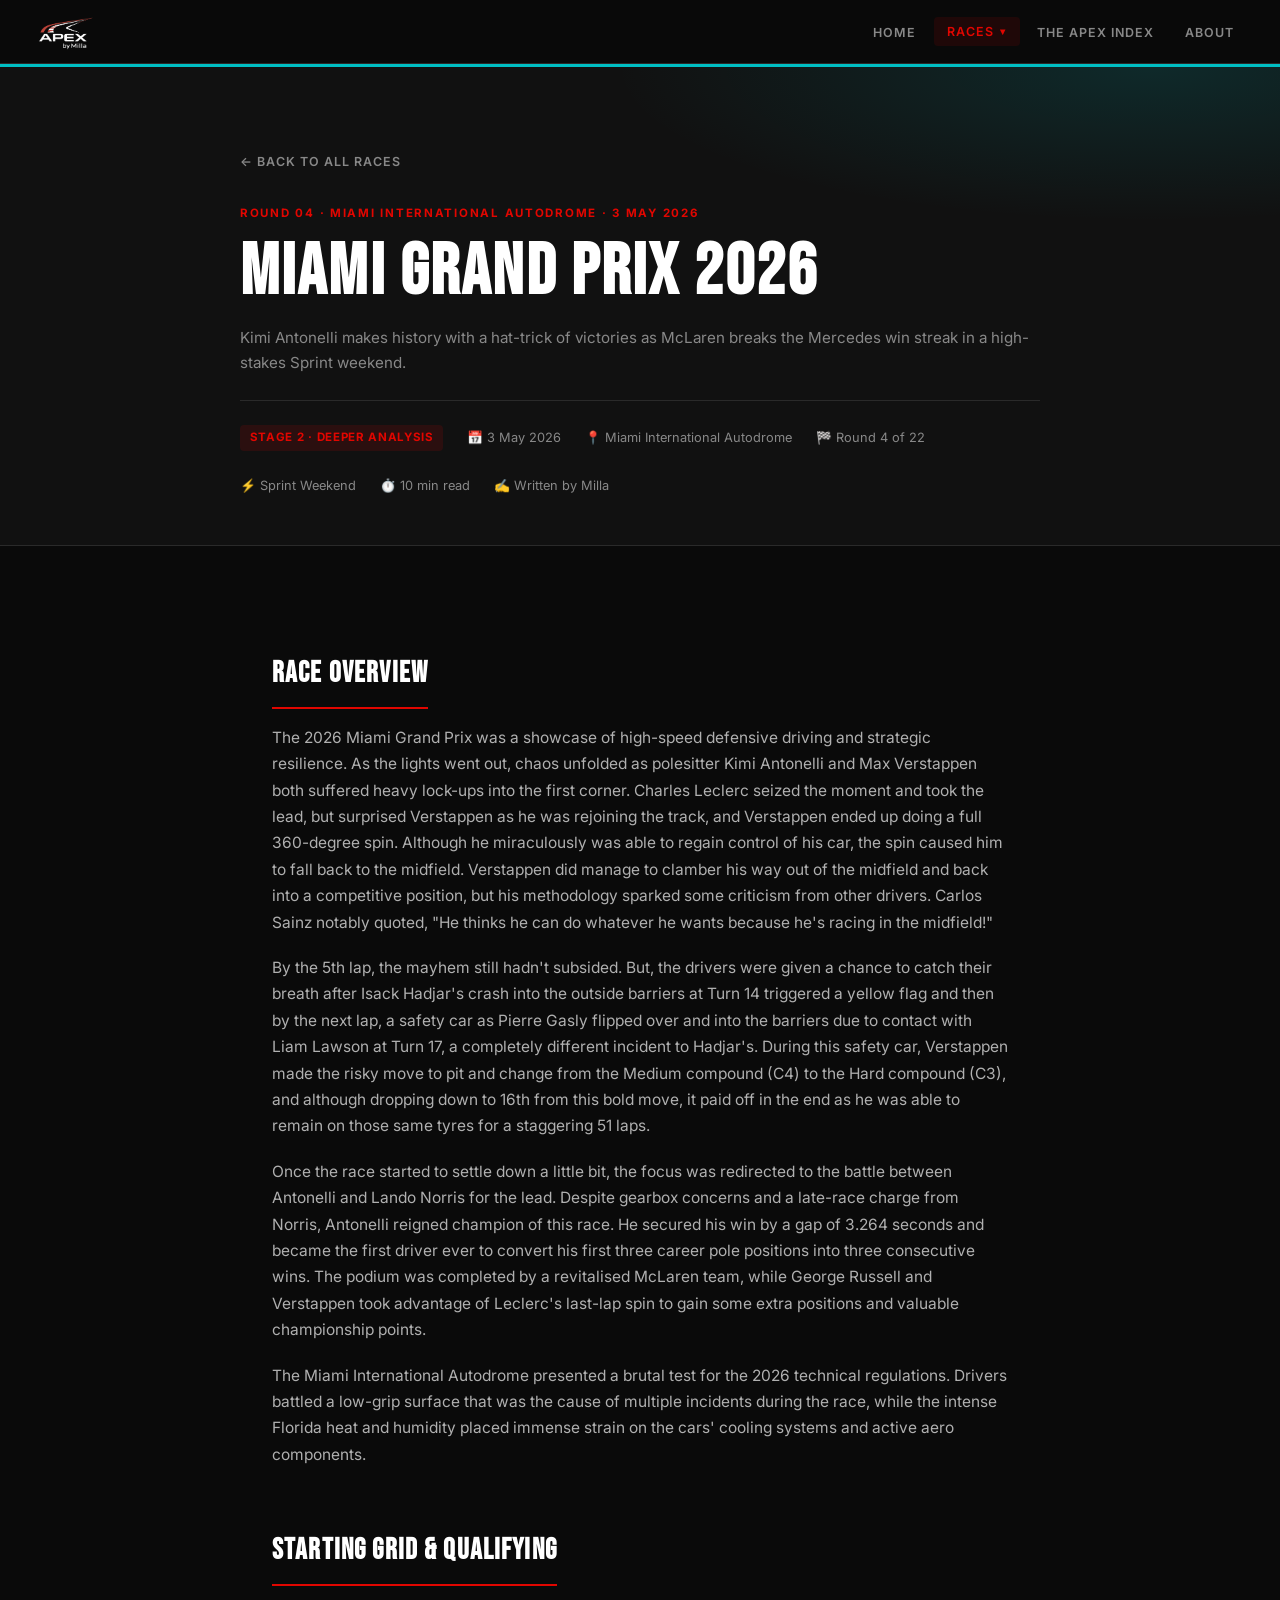
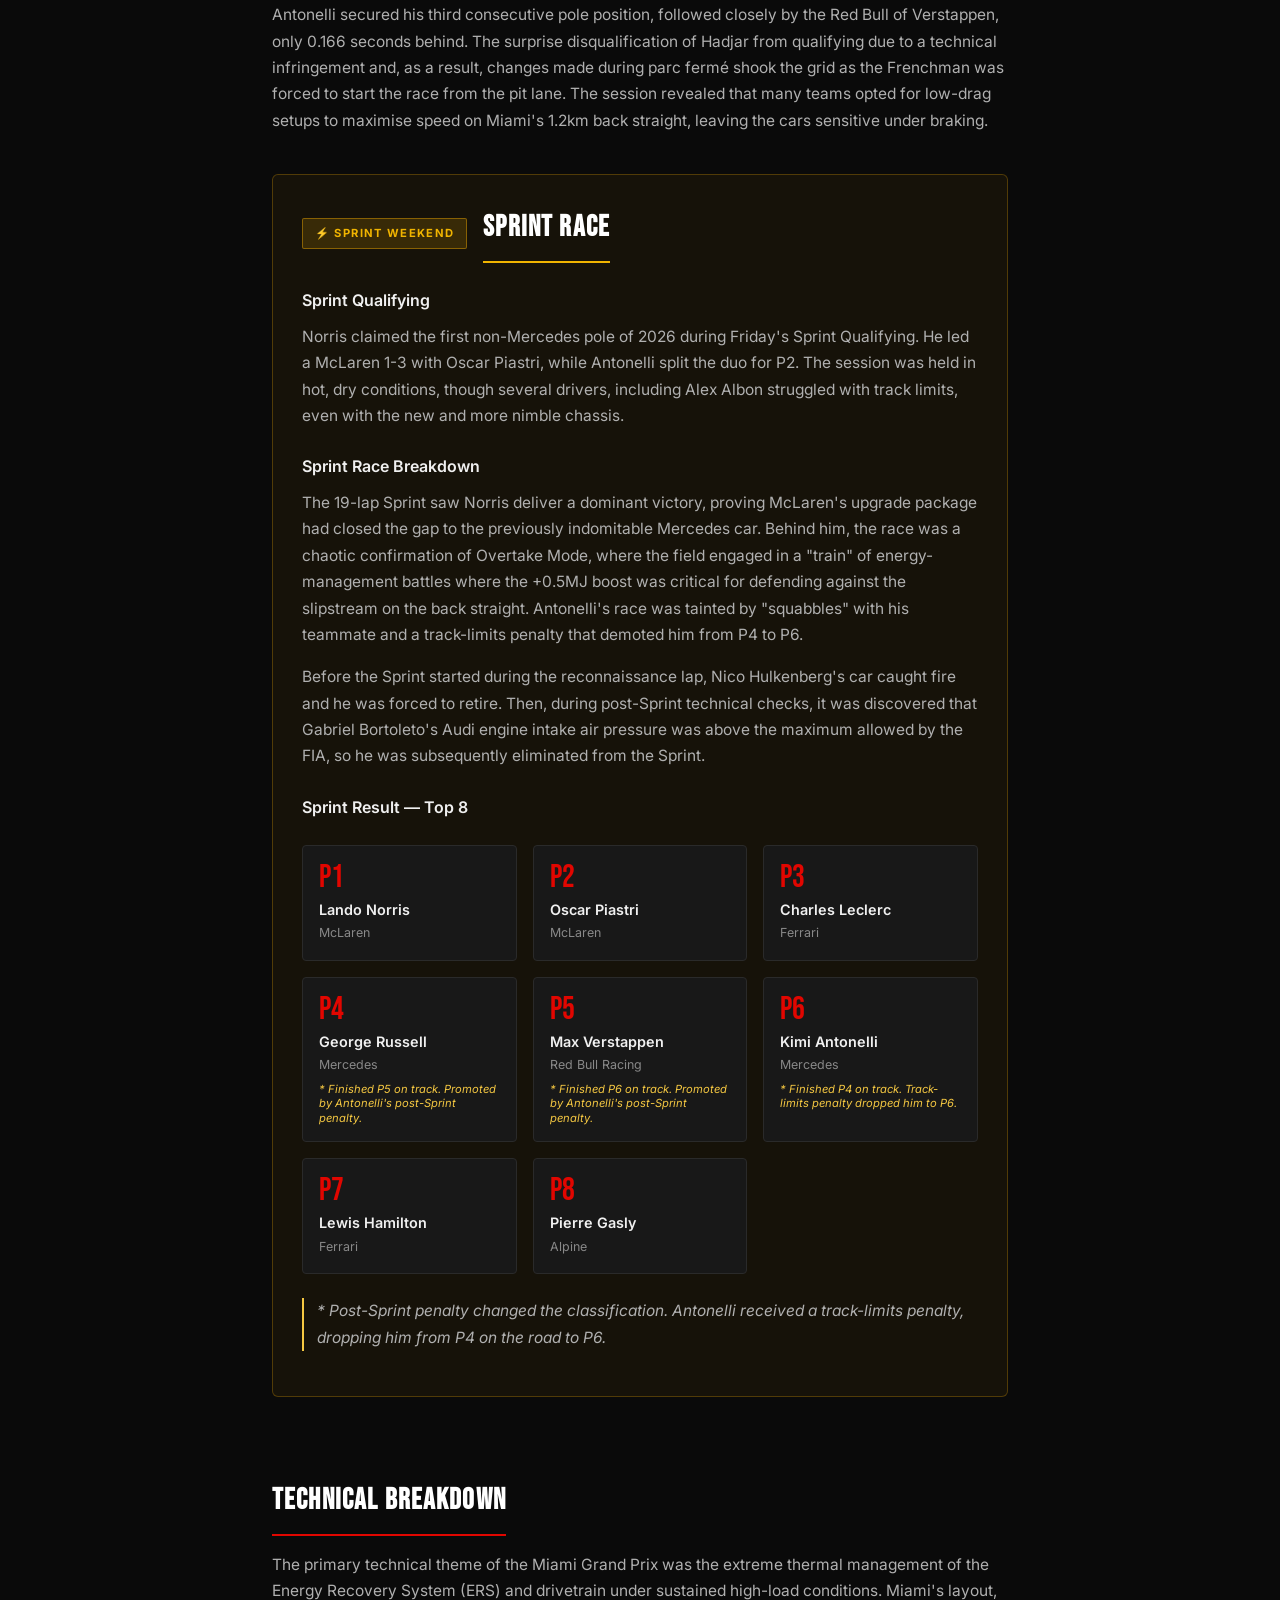
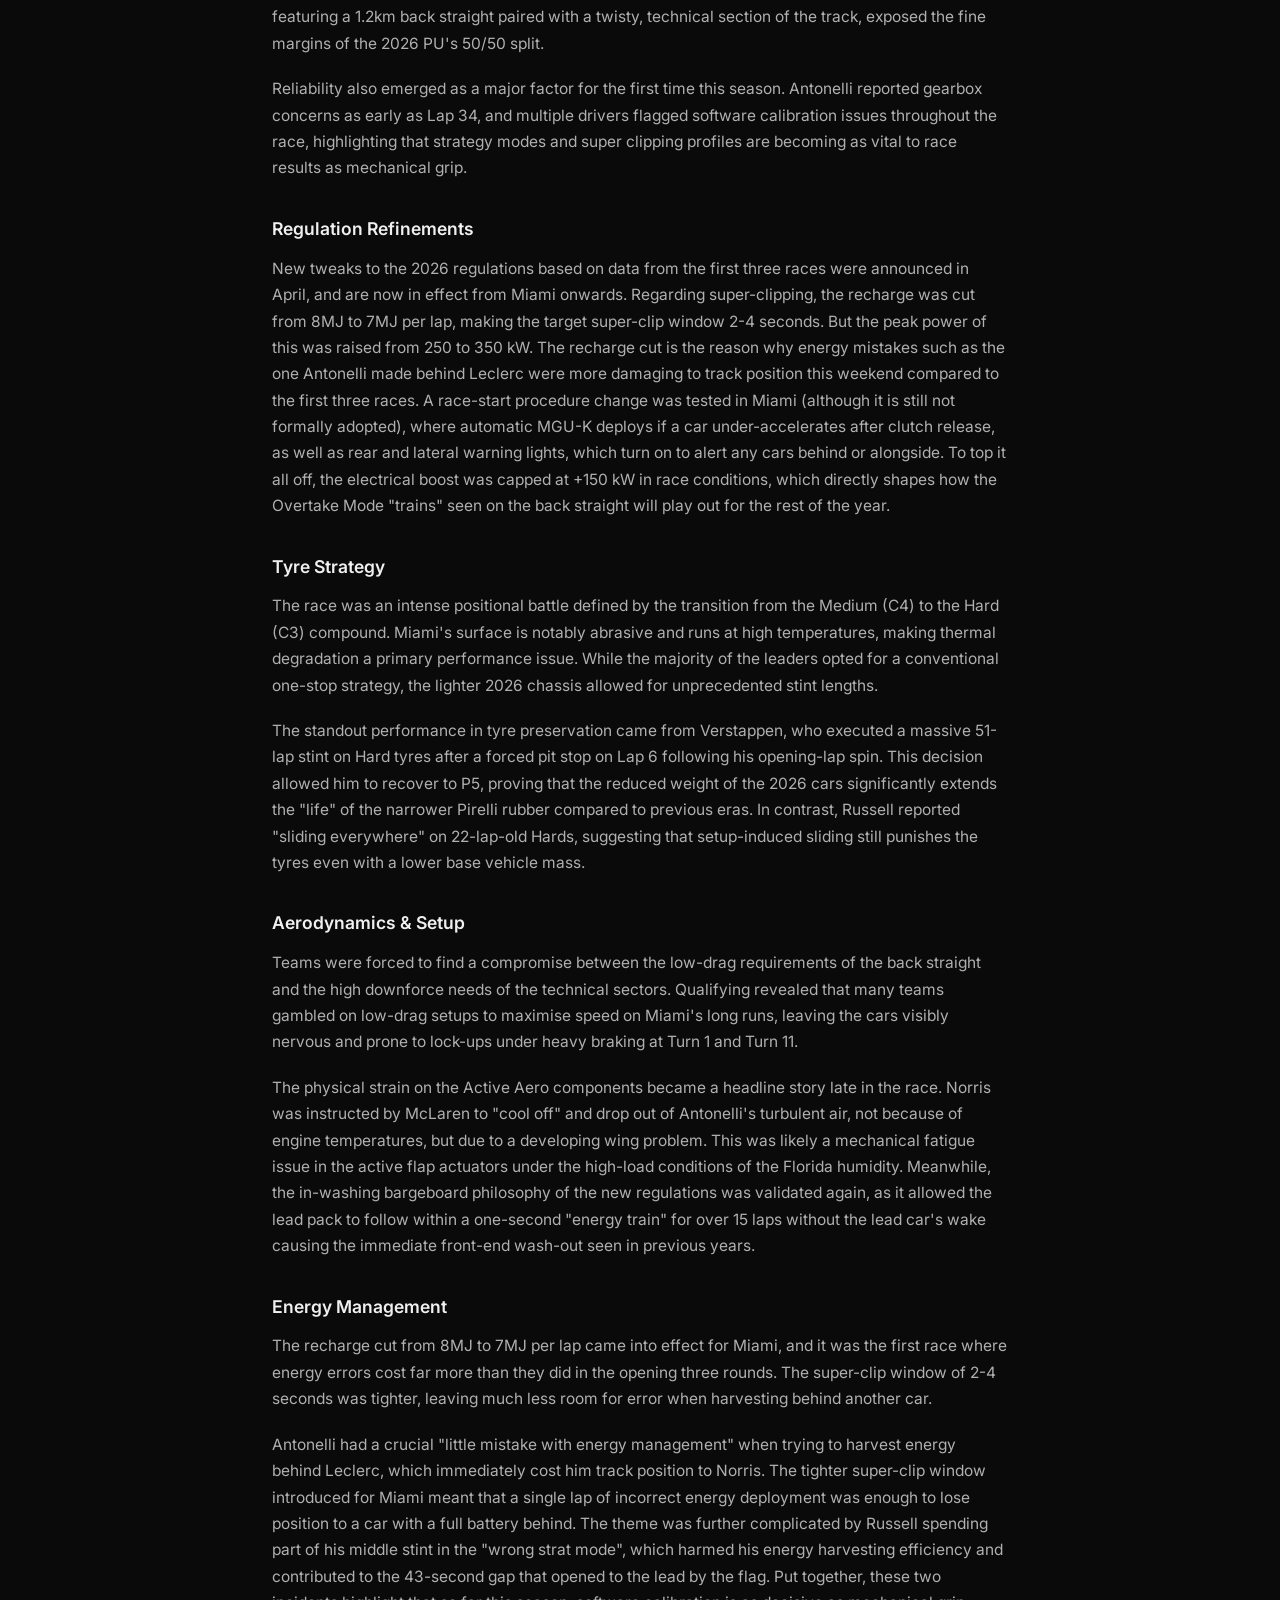
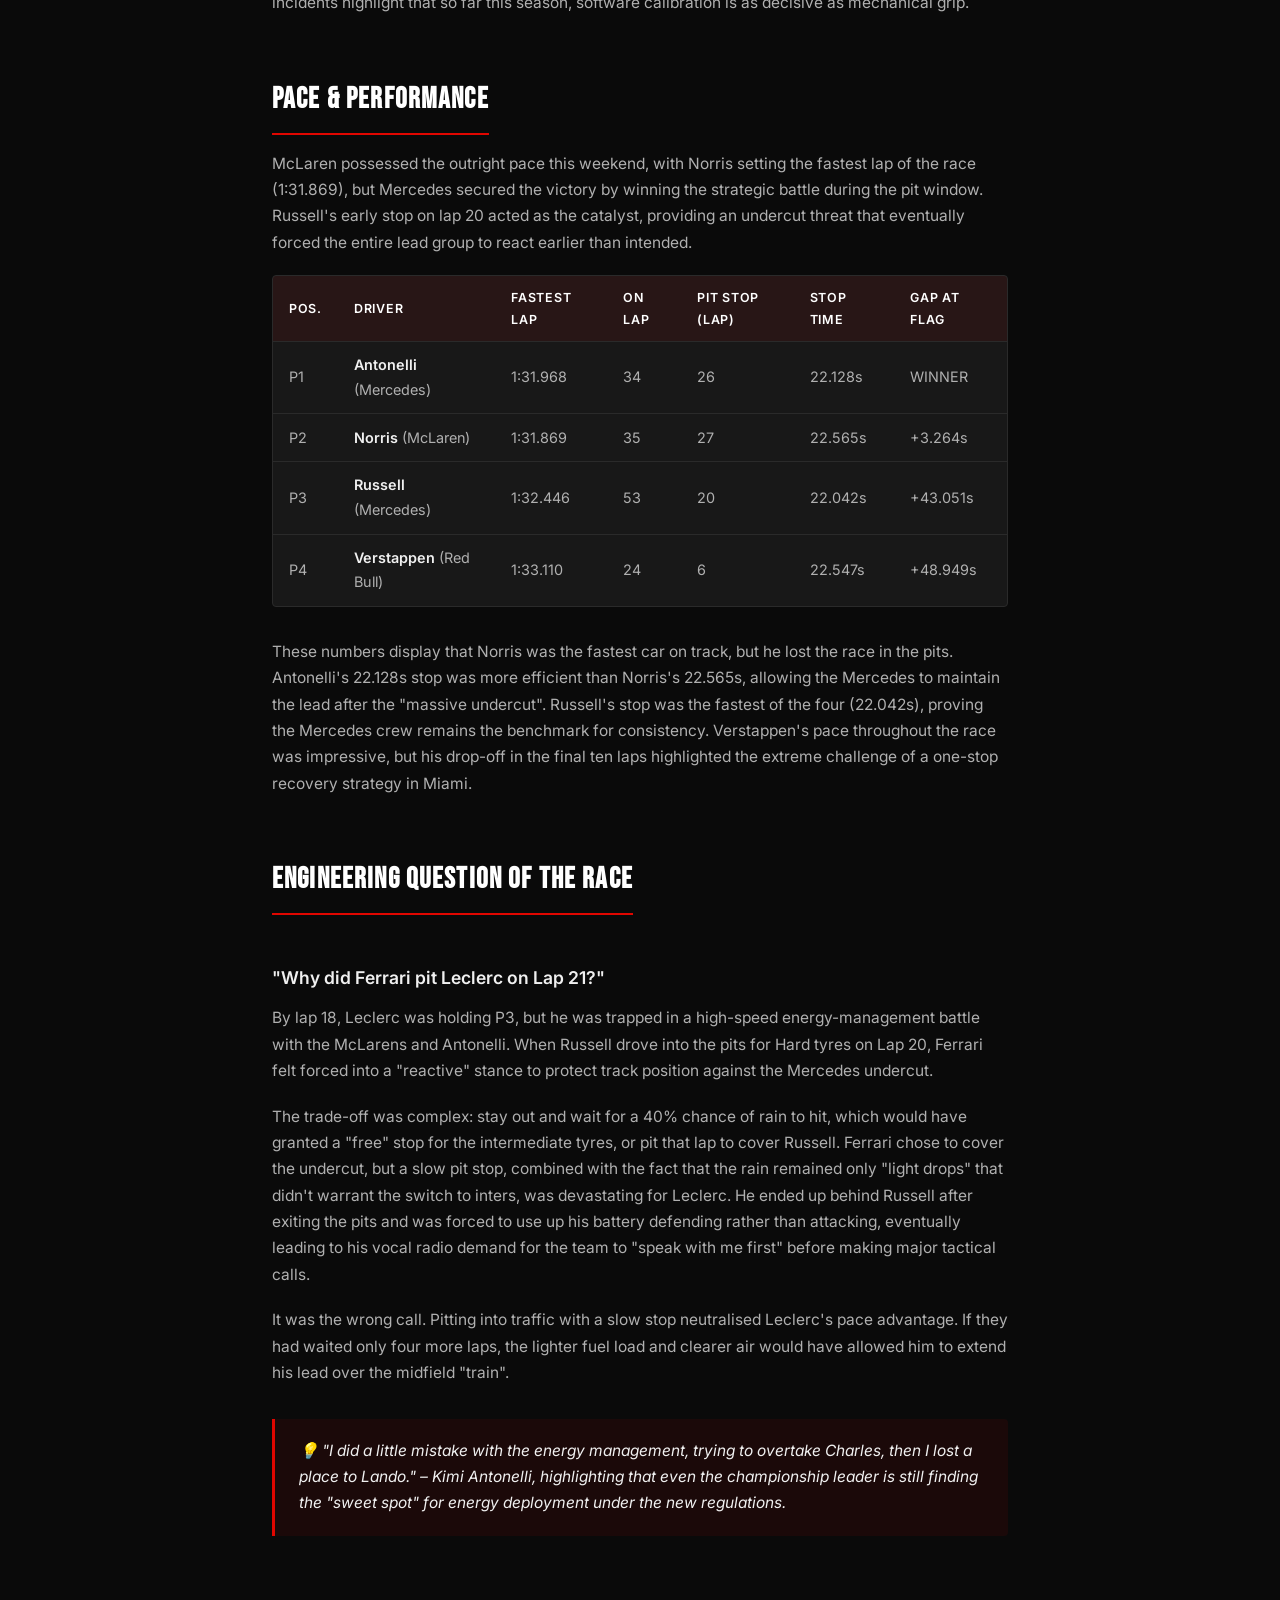
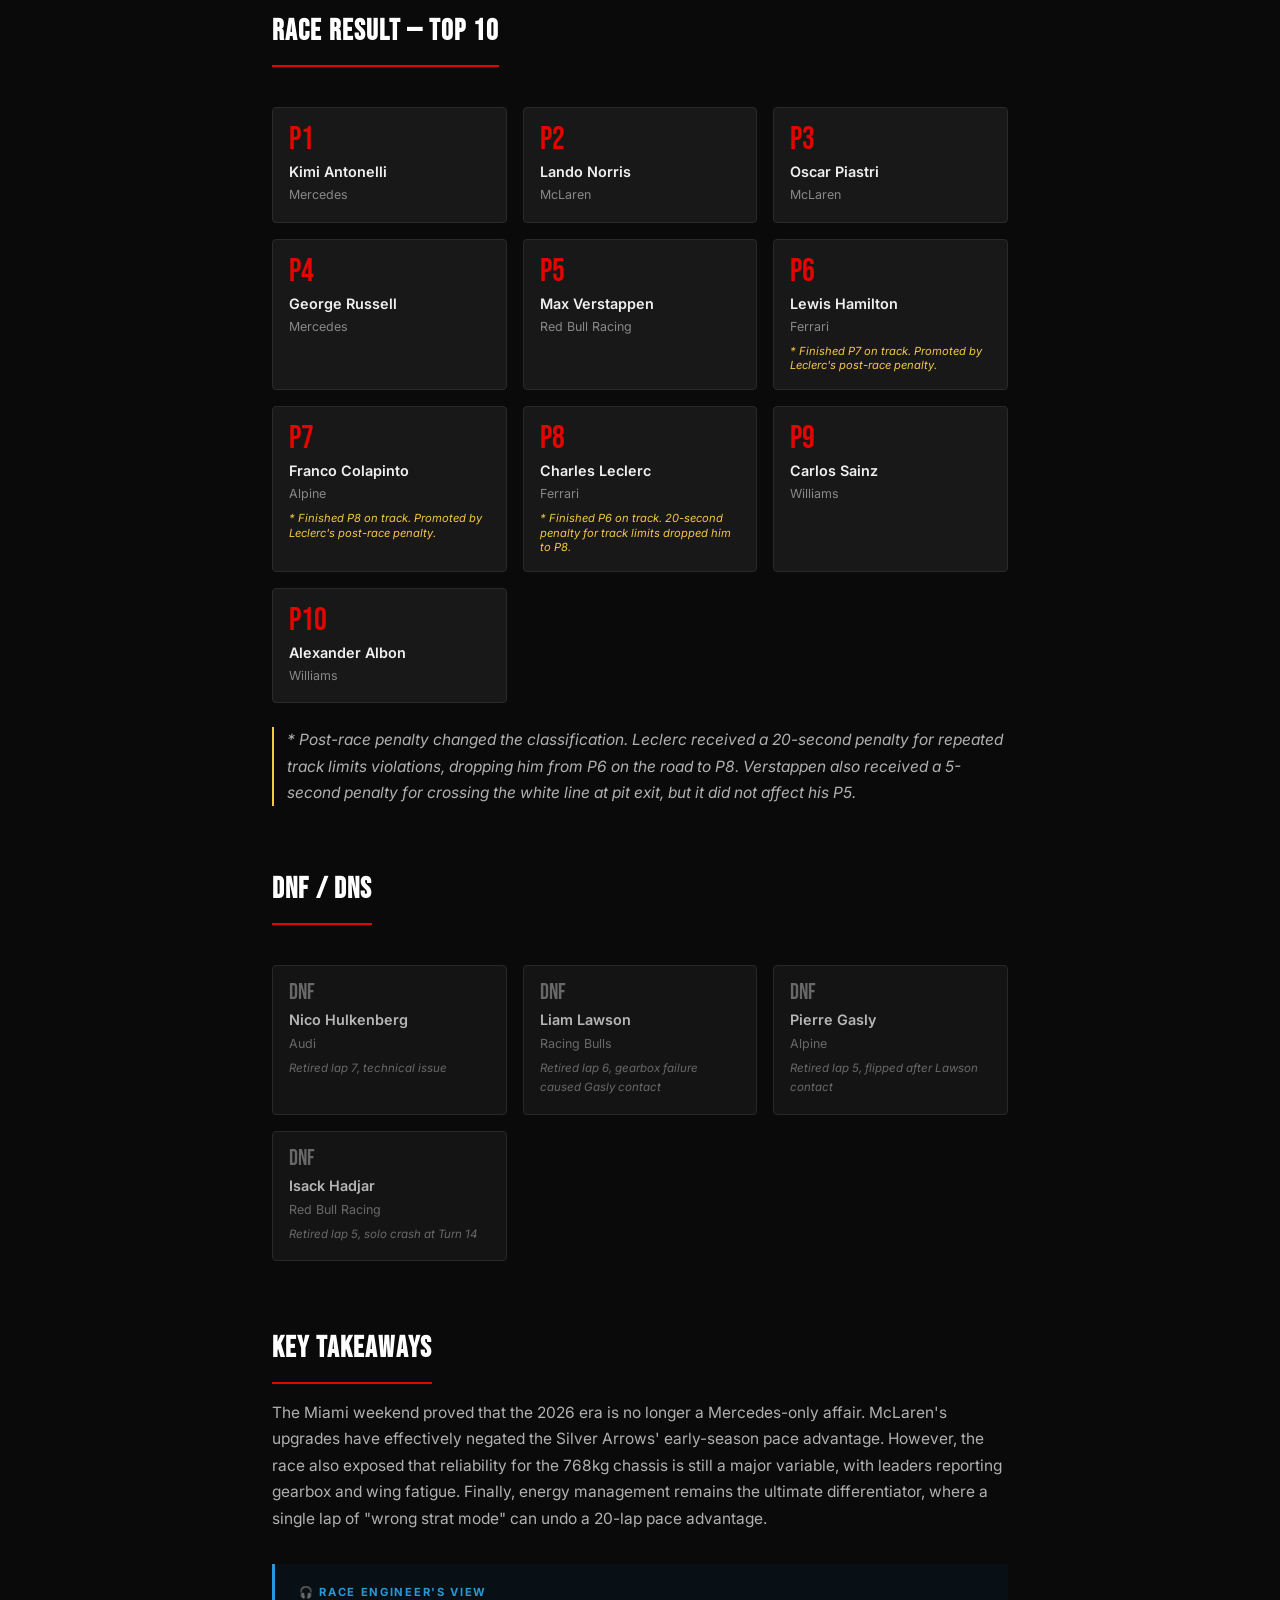
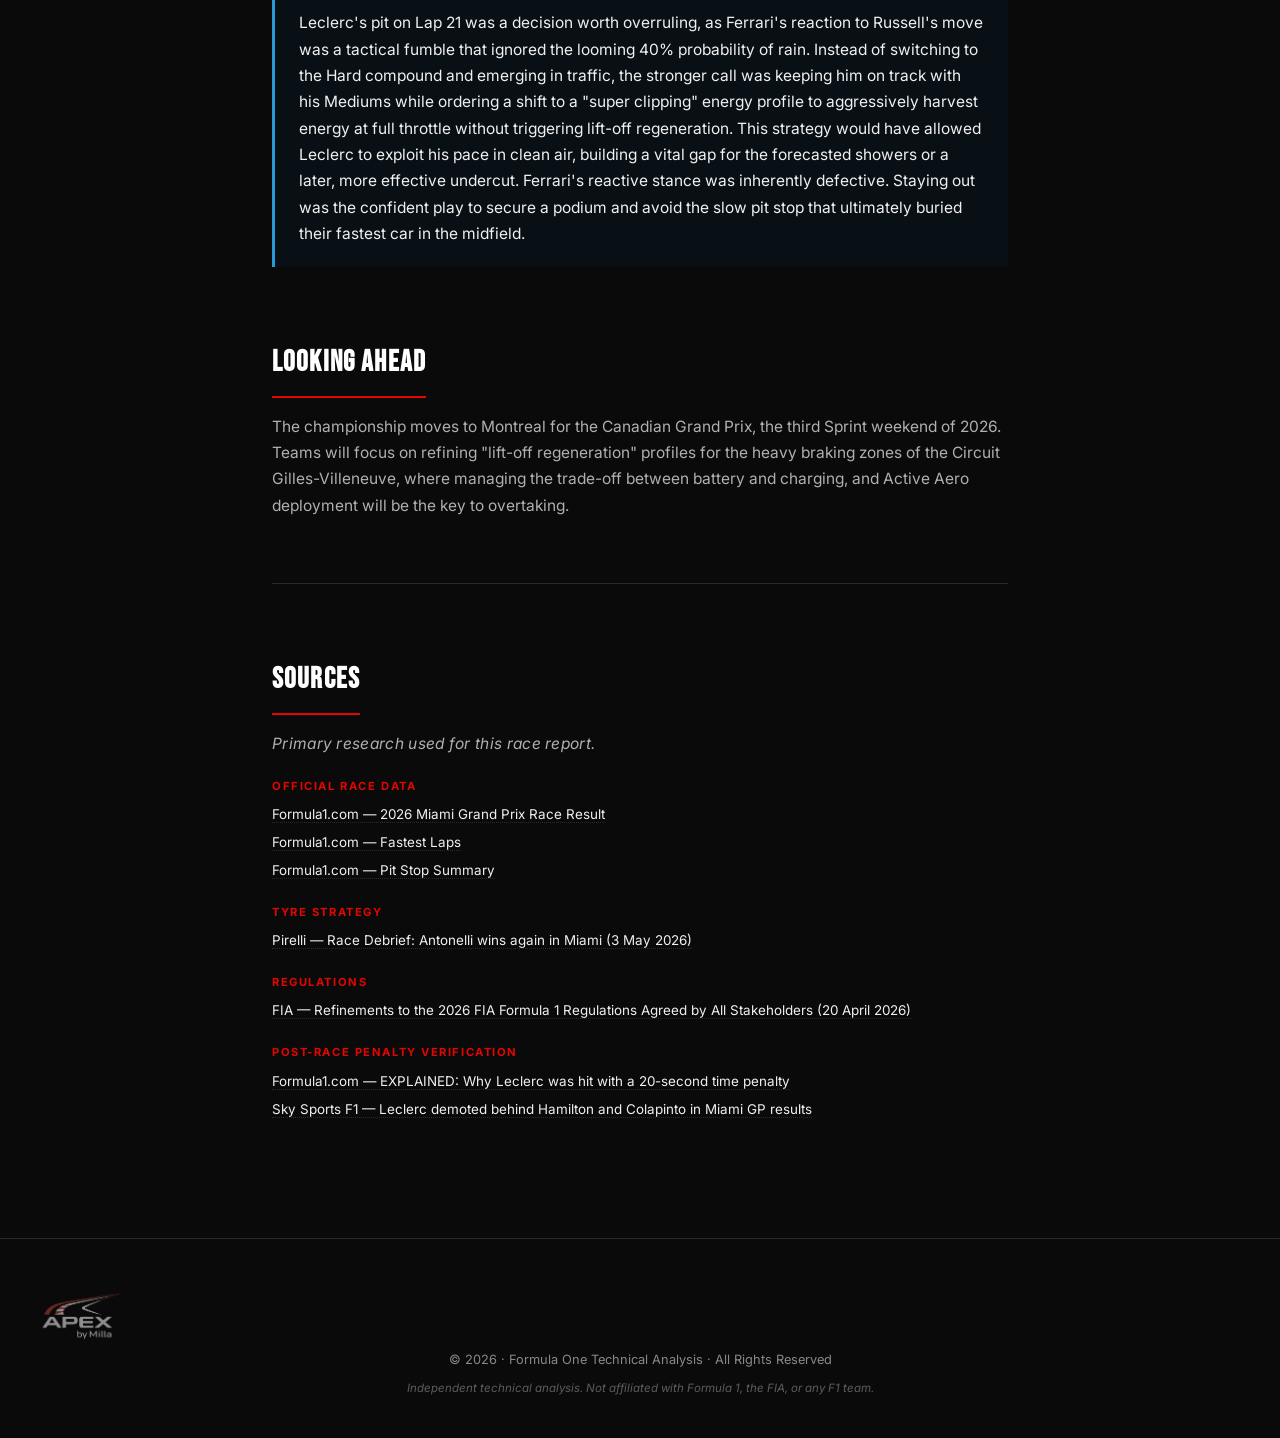
<file: races/miami.html>
<!DOCTYPE html>
<!--
  ╔══════════════════════════════════════════════════════════════════╗
  ║   APEX BY MILLA — MIAMI GP 2026 (TEMPLATE READY FOR YOUR TEXT)   ║
  ║                                                                  ║
  ║   ROUND 04 · Miami International Autodrome · 1-3 May 2026        ║
  ║   SPRINT WEEKEND (gold accent kept in)                           ║
  ║                                                                  ║
  ║   STAGE 2 markers (NEW for Miami onwards):                       ║
  ║     [STAGE 2 ▸ NEW] Pace & Performance Comparison subsection     ║
  ║     [STAGE 2 ▸ NEW] Engineering Question of the Race subsection  ║
  ║     [STAGE 2 ▸ NEW] Race Engineer's View paragraph               ║
  ║                                                                  ║
  ║   Just replace the [SQUARE BRACKET] bits with your real writing. ║
  ║   Keep, rename or remove any section to suit the race.           ║
  ╚══════════════════════════════════════════════════════════════════╝
-->
<html lang="en">
<head>
  <meta charset="UTF-8" />
  <meta name="viewport" content="width=device-width, initial-scale=1.0" />
  <title>2026 Miami GP Technical Analysis — Apex by Milla</title>
  <meta name="description" content="[150–160 CHAR DESCRIPTION: e.g. 'Sprint weekend in Miami: technical breakdown of tyre strategy, energy management and aero setup at the Miami International Autodrome.']" />

  <!-- Open Graph -->
  <meta property="og:type"        content="article" />
  <meta property="og:url"         content="https://apexbymilla.com/races/miami.html" />
  <meta property="og:title"       content="2026 Miami GP Technical Analysis — Apex by Milla" />
  <meta property="og:description" content="[SAME AS META DESCRIPTION ABOVE]" />
  <meta property="og:image"       content="https://apexbymilla.com/social-share.png" />
  <meta property="article:published_time" content="2026-05-03" />

  <!-- Twitter Card -->
  <meta name="twitter:card"        content="summary_large_image" />
  <meta name="twitter:site"        content="@apexbymilla" />
  <meta name="twitter:title"       content="2026 Miami GP Technical Analysis — Apex by Milla" />
  <meta name="twitter:description" content="[SAME AS META DESCRIPTION ABOVE]" />
  <meta name="twitter:image"       content="https://apexbymilla.com/social-share.png" />

  <!-- Canonical -->
  <link rel="canonical" href="https://apexbymilla.com/races/miami.html" />

  <!-- Structured Data -->
  <script type="application/ld+json">
  {
    "@context": "https://schema.org",
    "@type": "BlogPosting",
    "headline": "2026 Miami GP Technical Analysis",
    "description": "[SAME AS META DESCRIPTION ABOVE]",
    "author": { "@type": "Person", "name": "Milla", "url": "https://apexbymilla.com" },
    "publisher": { "@type": "Organization", "name": "Apex by Milla", "url": "https://apexbymilla.com" },
    "datePublished": "2026-05-03",
    "url": "https://apexbymilla.com/races/miami.html",
    "mainEntityOfPage": "https://apexbymilla.com/races/miami.html"
  }
  </script>

  <style>
/* ================================================
   APEX BY MILLA — Global Stylesheet (inline)
   ================================================ */

@import url('https://fonts.googleapis.com/css2?family=Inter:wght@300;400;500;600;700;900&family=Bebas+Neue&display=swap');

*, *::before, *::after { box-sizing: border-box; margin: 0; padding: 0; }

:root {
  --red:       #E10600;
  --red-dark:  #b00400;
  --black:     #0a0a0a;
  --dark:      #111111;
  --card:      #181818;
  --border:    #2a2a2a;
  --text:      #f0f0f0;
  --muted:     #888888;
  --white:     #ffffff;
  --gold:      #F5C842;
}

html { scroll-behavior: smooth; }

body {
  background-color: var(--black);
  color: var(--text);
  font-family: 'Inter', sans-serif;
  font-size: 16px;
  line-height: 1.7;
  min-height: 100vh;
}

a { color: inherit; text-decoration: none; }
img { max-width: 100%; display: block; }

::-webkit-scrollbar { width: 6px; }
::-webkit-scrollbar-track { background: var(--dark); }
::-webkit-scrollbar-thumb { background: #00BFC4; border-radius: 3px; }

/* ---------- Navigation ---------- */
.navbar {
  position: sticky; top: 0; z-index: 100;
  background: rgba(10,10,10,0.95);
  backdrop-filter: blur(12px);
  border-bottom: 1px solid var(--border);
  padding: 0 2rem;
  display: flex; align-items: center; justify-content: space-between;
  height: 64px;
}
.nav-logo { display: flex; align-items: center; flex-shrink: 0; }
.nav-links { display: flex; align-items: center; gap: 0.25rem; list-style: none; }
.nav-links a {
  font-size: 0.78rem; font-weight: 600; letter-spacing: 0.08em;
  text-transform: uppercase; color: var(--muted);
  padding: 0.45rem 0.85rem; border-radius: 4px;
  transition: color 0.2s, background 0.2s; white-space: nowrap;
}
.nav-links a:hover, .nav-links a.active { color: var(--white); background: var(--border); }
.nav-links a.race-link { color: var(--text); }
.nav-links a.race-link:hover { color: var(--red); background: rgba(225,6,0,0.1); }
.nav-links a.race-link.active { color: var(--red); background: rgba(225,6,0,0.1); }

.hamburger {
  display: none; flex-direction: column; gap: 5px; cursor: pointer;
  background: none; border: none; padding: 4px;
}
.hamburger span { display: block; width: 24px; height: 2px; background: var(--text); border-radius: 2px; transition: all 0.3s; }

/* ---------- Races dropdown ---------- */
/* Replaces the long per-race link list so the navbar still fits as the
   season grows. Desktop opens on hover, mobile and keyboard open on click. */
.nav-races { position: relative; }
.nav-races-toggle {
  font-family: inherit; font-size: 0.78rem; font-weight: 600; letter-spacing: 0.08em;
  text-transform: uppercase; color: var(--text);
  background: none; border: none; cursor: pointer;
  padding: 0.45rem 0.85rem; border-radius: 4px;
  display: flex; align-items: center; gap: 0.35rem; white-space: nowrap;
  transition: color 0.2s, background 0.2s;
}
.nav-races-toggle:hover,
.nav-races.current > .nav-races-toggle,
.nav-races.open > .nav-races-toggle { color: var(--red); background: rgba(225,6,0,0.1); }
.nav-races-toggle .nav-chev { font-size: 0.6rem; line-height: 1; transition: transform 0.2s; }
.nav-races.open .nav-chev { transform: rotate(180deg); }
.nav-races-panel {
  position: absolute; top: calc(100% + 0.45rem); left: 0;
  background: var(--dark); border: 1px solid var(--border); border-radius: 6px;
  padding: 0.6rem; box-shadow: 0 14px 34px rgba(0,0,0,0.6);
  display: none; z-index: 120;
}
.nav-races.open > .nav-races-panel { display: block; }
/* Invisible bridge over the gap between the button and the panel, so the
   mouse never leaves the dropdown on its way down to a race. */
.nav-races-panel::before { content: ""; position: absolute; left: 0; right: 0; top: -0.6rem; height: 0.6rem; }
/* ✏️ Once you pass about 12 races, change repeat(2 to repeat(3 so the panel
   stays short rather than tall. */
.nav-races-grid { display: grid; grid-template-columns: repeat(2, minmax(148px, 1fr)); gap: 0.1rem; }
.nav-races-panel a {
  display: block; white-space: nowrap; padding: 0.5rem 0.75rem; border-radius: 4px;
  font-size: 0.78rem; font-weight: 600; letter-spacing: 0.05em; text-transform: uppercase;
  color: var(--text); transition: color 0.2s, background 0.2s;
}
.nav-races-panel a:hover,
.nav-races-panel a.active { color: var(--red); background: rgba(225,6,0,0.1); }
@media (max-width: 768px) {
  .nav-races-toggle { width: 100%; justify-content: space-between; padding: 0.7rem 1rem; font-size: 0.85rem; }
  .nav-races-panel {
    position: static; border: none; background: none; box-shadow: none;
    padding: 0 0 0.3rem 0.6rem;
  }
  .nav-races-grid { grid-template-columns: 1fr; }
  .nav-races-panel a { padding: 0.55rem 1rem; font-size: 0.85rem; }
}

/* ---------- Blog Hero ---------- */
.blog-hero {
  background: var(--dark);
  border-bottom: 1px solid var(--border);
  border-top: 3px solid #00BFC4; /* Miami signature: turquoise */
  padding: 5rem 2rem 3rem;
  position: relative;
}
.blog-hero::before {
  content: '';
  position: absolute;
  top: 0;
  left: 0;
  right: 0;
  height: 220px;
  background: radial-gradient(ellipse 60% 100% at 90% 0%, rgba(0,191,196,0.14) 0%, transparent 70%);
  pointer-events: none;
}
.blog-hero-inner { max-width: 800px; margin: 0 auto; position: relative; }
.blog-back {
  display: inline-flex; align-items: center; gap: 0.4rem;
  font-size: 0.78rem; font-weight: 600; letter-spacing: 0.08em; text-transform: uppercase;
  color: var(--muted); margin-bottom: 2rem; transition: color 0.2s;
}
.blog-back:hover { color: var(--text); }
.blog-round {
  font-size: 0.72rem; font-weight: 700; letter-spacing: 0.15em;
  text-transform: uppercase; color: var(--red); margin-bottom: 0.8rem;
}
.blog-title {
  font-family: 'Bebas Neue', sans-serif;
  font-size: clamp(2.5rem, 6vw, 4.5rem);
  letter-spacing: 0.03em; color: var(--white); line-height: 1; margin-bottom: 1rem;
}
.blog-meta {
  display: flex; gap: 1.5rem; flex-wrap: wrap;
  font-size: 0.8rem; color: var(--muted);
  margin-top: 1.5rem; padding-top: 1.5rem; border-top: 1px solid var(--border);
}
.blog-meta span { display: flex; align-items: center; gap: 0.4rem; }

/* ---------- Apex tooltip (shared engine) ---------- */
/* Drives the stage badge now and the glossary terms later. Any element with
   class="apex-tip" holding an .apex-tip-box child works, no extra JS needed. */
.apex-tip { position: relative; cursor: help; }
.apex-tip:focus-visible { outline: 2px solid var(--red); outline-offset: 2px; }
.apex-tip-box {
  position: absolute; top: calc(100% + 0.55rem); left: 0;
  width: max-content; max-width: 260px;
  background: var(--dark); border: 1px solid var(--border); border-radius: 6px;
  padding: 0.7rem 0.85rem; box-shadow: 0 14px 34px rgba(0,0,0,0.6);
  display: none; z-index: 130;
  text-align: left; white-space: normal;
  font-weight: 400; letter-spacing: 0; text-transform: none;
}
.apex-tip.open > .apex-tip-box { display: block; }
/* Invisible bridge over the gap between the term and the box, so moving the
   mouse down onto the box (and its Apex Index link) does not close it */
.apex-tip-box::before { content: ""; position: absolute; left: 0; right: 0; top: -0.7rem; height: 0.7rem; }
.apex-tip.tip-up > .apex-tip-box { top: auto; bottom: calc(100% + 0.55rem); }
.apex-tip.tip-up > .apex-tip-box::before { top: auto; bottom: -0.7rem; }
/* flipped when the box would run off the right edge */
.apex-tip.tip-flip > .apex-tip-box { left: auto; right: 0; }
.apex-tip-term {
  display: block; color: var(--red);
  font-size: 0.72rem; font-weight: 700; letter-spacing: 0.08em;
  text-transform: uppercase; margin-bottom: 0.3rem;
}
.apex-tip-def { display: block; color: var(--text); font-size: 0.8rem; line-height: 1.5; }
.apex-tip-link {
  display: inline-block; margin-top: 0.5rem;
  color: var(--muted); font-size: 0.72rem; font-weight: 600; transition: color 0.2s;
}
.apex-tip-link:hover { color: var(--red); }
/* .blog-meta span sets display:flex on every span inside it, so the tooltip
   parts need winning back explicitly. */
.blog-meta .apex-tip-box { display: none; }
.blog-meta .apex-tip.open > .apex-tip-box { display: block; }
.blog-meta .apex-tip-term, .blog-meta .apex-tip-def { display: block; }
.blog-meta .apex-tip-link { display: inline-block; }
/* Stage badge, moved out of an inline style so the tooltip can anchor to it */
.stage-badge {
  background: rgba(225,6,0,0.12); color: var(--red);
  font-weight: 700; font-size: 0.72rem; letter-spacing: 0.06em;
  text-transform: uppercase; padding: 0.2rem 0.6rem; border-radius: 4px;
}
@media (max-width: 480px) { .apex-tip-box { max-width: 78vw; } }

/* ---------- Blog Content ---------- */
.blog-content { max-width: 800px; margin: 0 auto; padding: 4rem 2rem 6rem; }
.blog-content h2 {
  font-family: 'Bebas Neue', sans-serif;
  font-size: 1.8rem; letter-spacing: 0.04em; color: var(--white);
  margin-top: 2.5rem; margin-bottom: 1rem;
  padding-bottom: 0.5rem; border-bottom: 2px solid var(--red); display: inline-block;
}
.blog-content h3 {
  font-size: 1.1rem; font-weight: 600; color: var(--text);
  margin-top: 2rem; margin-bottom: 0.75rem;
}
.blog-content p { color: #b0b0b0; margin-bottom: 1.2rem; font-size: 0.97rem; }
.blog-content strong { color: var(--text); font-weight: 600; }

.highlight-box {
  background: rgba(225,6,0,0.08);
  border-left: 3px solid var(--red);
  padding: 1.2rem 1.5rem; border-radius: 0 4px 4px 0;
  margin: 2rem 0;
}
.highlight-box p { margin: 0; color: var(--text); font-style: italic; }

/* ---------- Driver / DNF Cards ---------- */
.driver-grid {
  display: grid;
  grid-template-columns: repeat(auto-fill, minmax(200px, 1fr));
  gap: 1rem; margin: 1.5rem 0;
}
.driver-card { background: var(--card); border: 1px solid var(--border); border-radius: 4px; padding: 1rem; }
.driver-pos { font-family: 'Bebas Neue', sans-serif; font-size: 2rem; color: var(--red); line-height: 1; }
.driver-name { font-weight: 600; font-size: 0.9rem; color: var(--text); margin-top: 0.25rem; }
.driver-team { font-size: 0.78rem; color: var(--muted); }

.dnf-card { border-color: #333333; opacity: 0.75; }
.dnf-pos { font-family: 'Bebas Neue', sans-serif; font-size: 1.4rem; color: var(--muted) !important; line-height: 1; }
.dnf-reason { font-size: 0.72rem; color: var(--muted); margin-top: 0.3rem; font-style: italic; }

/* Penalty / position-change note under driver cards */
.position-note {
  font-size: 0.7rem;
  color: var(--gold);
  margin-top: 0.4rem;
  font-style: italic;
  line-height: 1.3;
}
.penalty-footnote {
  font-size: 0.78rem;
  color: var(--muted);
  font-style: italic;
  margin-top: 1rem;
  padding-left: 0.8rem;
  border-left: 2px solid var(--gold);
}

/* ---------- Sprint Weekend ---------- */
.sprint-box {
  background: rgba(255, 180, 0, 0.05);
  border: 1px solid rgba(255, 180, 0, 0.25);
  border-radius: 6px;
  padding: 1.8rem;
  margin: 2.5rem 0;
}
.sprint-header { display: flex; align-items: center; gap: 1rem; margin-bottom: 1.2rem; }
.sprint-badge {
  background: rgba(255, 180, 0, 0.15);
  border: 1px solid rgba(255, 180, 0, 0.4);
  color: #f0b400;
  font-size: 0.7rem; font-weight: 700; letter-spacing: 0.12em;
  text-transform: uppercase; padding: 0.3rem 0.75rem; border-radius: 2px; white-space: nowrap;
}
.sprint-title {
  font-family: 'Bebas Neue', sans-serif;
  font-size: 1.8rem; letter-spacing: 0.04em; color: var(--white);
  border-bottom: 2px solid #f0b400 !important;
  display: inline-block; padding-bottom: 0.3rem; margin: 0 !important;
}
.sprint-box h3 { font-size: 1rem; font-weight: 600; color: var(--text); margin-top: 1.5rem; margin-bottom: 0.6rem; }
.sprint-box p { color: #b0b0b0; font-size: 0.97rem; margin-bottom: 1rem; }

/* ---------- Stage 2 Pace Table ---------- */
.pace-table-wrapper {
  margin: 1.2rem 0 2rem;
  overflow-x: auto;
  -webkit-overflow-scrolling: touch;
  border-radius: 4px;
  border: 1px solid var(--border);
  background: var(--card);
}
.pace-table {
  width: 100%;
  border-collapse: collapse;
  margin: 0;
  font-size: 0.9rem;
}
.pace-table th, .pace-table td {
  padding: 0.7rem 1rem;
  text-align: left;
  border-bottom: 1px solid var(--border);
}
.pace-table th {
  background: rgba(225,6,0,0.08);
  color: var(--white);
  font-weight: 600;
  font-size: 0.78rem;
  letter-spacing: 0.06em;
  text-transform: uppercase;
}
.pace-table tr:last-child td { border-bottom: none; }
.pace-table td { color: #b0b0b0; }
.pace-table td strong { color: var(--text); }

/* ---------- Engineer's View Box ---------- */
.engineer-box {
  background: rgba(0, 120, 200, 0.06);
  border-left: 3px solid #2898d8;
  padding: 1.2rem 1.5rem;
  border-radius: 0 4px 4px 0;
  margin: 2rem 0;
}
.engineer-box .engineer-label {
  font-size: 0.7rem;
  font-weight: 700;
  letter-spacing: 0.15em;
  text-transform: uppercase;
  color: #2898d8;
  margin-bottom: 0.5rem;
  display: block;
}
.engineer-box p { margin: 0; color: var(--text); }

/* ---------- Footer ---------- */
.footer {
  padding: 2.5rem 2rem; text-align: center;
  color: var(--muted); font-size: 0.8rem;
  border-top: 1px solid var(--border);
}
.footer span { color: var(--red); }

/* ---------- Responsive ---------- */
@media (max-width: 768px) {
  .nav-links {
    display: none; position: fixed; top: 64px; left: 0; right: 0;
    background: var(--dark); border-bottom: 1px solid var(--border);
    flex-direction: column; align-items: stretch; padding: 1rem; gap: 0.25rem;
  }
  .nav-links.open { display: flex; }
  .nav-links a { padding: 0.7rem 1rem; font-size: 0.85rem; }
  .hamburger { display: flex; }
  .blog-hero { padding: 3.5rem 1.5rem 2rem; }
  .blog-meta { gap: 0.8rem; font-size: 0.75rem; }
  .blog-content { padding: 2.5rem 1.5rem 4rem; }
  .blog-content h2 { font-size: 1.4rem; }
  .driver-grid { grid-template-columns: 1fr; }
  .pace-table { font-size: 0.82rem; }
  .pace-table th, .pace-table td { padding: 0.55rem 0.7rem; }
}

/* ---------- Sources Section ---------- */
.sources-section {
  margin-top: 4rem;
  padding-top: 2rem;
  border-top: 1px solid var(--border);
}
.sources-title {
  font-family: 'Bebas Neue', sans-serif;
  font-size: 1.4rem;
  letter-spacing: 0.05em;
  color: var(--muted);
  margin-bottom: 0.3rem;
  text-transform: uppercase;
}
.sources-subtitle {
  font-size: 0.78rem;
  color: var(--muted);
  font-style: italic;
  margin-bottom: 1.5rem;
  letter-spacing: 0.02em;
}
.sources-group { margin-bottom: 1.4rem; }
.sources-group-label {
  font-size: 0.7rem;
  font-weight: 700;
  letter-spacing: 0.14em;
  text-transform: uppercase;
  color: var(--red);
  margin-bottom: 0.5rem;
}
.sources-list { list-style: none; padding: 0; margin: 0; }
.sources-list li {
  font-size: 0.84rem;
  color: #b0b0b0;
  margin-bottom: 0.45rem;
  line-height: 1.55;
}
.sources-list a {
  color: var(--text);
  text-decoration: none;
  border-bottom: 1px dotted var(--border);
  transition: color 0.2s, border-color 0.2s;
}
.sources-list a:hover {
  color: var(--red);
  border-bottom-color: var(--red);
}

/* ---------- Scroll Animations ---------- */
.reveal { opacity: 0; transform: translateY(28px); transition: opacity 0.65s ease, transform 0.65s ease; }
.reveal.visible { opacity: 1; transform: translateY(0); }
.reveal-delay-1 { transition-delay: 0.1s; }
.reveal-delay-2 { transition-delay: 0.2s; }
.reveal-delay-3 { transition-delay: 0.3s; }
</style>
  <link rel="icon" type="image/png" sizes="32x32" href="../favicon-tab.png" />
  <link rel="icon" type="image/png" sizes="192x192" href="../favicon.png" />
  <link rel="apple-touch-icon" href="../apple-touch-icon.png" />
  <link rel="shortcut icon" href="../favicon.ico" />
  <style>
    /* Reading progress bar: sits under the navbar in this race's signature colour, visible throughout */
    .reading-progress {
      position: fixed; top: 64px; left: 0; height: 3px; width: 0;
      background: #00BFC4; z-index: 90;
      transition: width 0.08s linear; will-change: width; pointer-events: none;
    }
  </style>
</head>
<body>
  <div class="reading-progress" id="readingProgress" aria-hidden="true"></div>

  <!-- ===== NAVIGATION ===== -->
  <nav class="navbar">
    <a href="../index.html" class="nav-logo" aria-label="Apex by Milla — Home">
      <img src="../logo.png" alt="Apex by Milla" style="height:48px;width:auto;">
    </a>
    <ul class="nav-links" id="navLinks">
      <li><a href="../index.html">Home</a></li>

      <!-- ── RACES DROPDOWN ── Add a new <li> inside .nav-races-grid for
           every new race. Nothing else in the navbar needs to change. -->
      <li class="nav-races current">
        <button type="button" class="nav-races-toggle" aria-expanded="false" aria-haspopup="true">
          Races <span class="nav-chev" aria-hidden="true">▾</span>
        </button>
        <div class="nav-races-panel">
          <div class="nav-races-grid">
            <a href="australia.html">🇦🇺 Australia</a>
            <a href="china.html">🇨🇳 China</a>
            <a href="japan.html">🇯🇵 Japan</a>
            <a href="miami.html" class="active">🇺🇸 Miami</a>
            <a href="canada.html">🇨🇦 Canada</a>
            <a href="monaco.html">🇲🇨 Monaco</a>
            <a href="barcelona.html">🇪🇸 Barcelona</a>
            <a href="austria.html">🇦🇹 Austria</a>
            <a href="silverstone.html">🇬🇧 Silverstone</a>
            <a href="belgium.html">🇧🇪 Belgium</a>
            <a href="hungary.html">🇭🇺 Hungary</a>
          </div>
        </div>
      </li>
      <!-- ── END RACES ── -->

      <li><a href="../apex-index.html">The Apex Index</a></li>
      <li><a href="../index.html#about">About</a></li>
    </ul>
    <button class="hamburger" id="hamburger" aria-label="Open menu">
      <span></span><span></span><span></span>
    </button>
  </nav>

  <!-- ===== BLOG HERO ===== -->
  <div class="blog-hero">
    <div class="blog-hero-inner">
      <a href="../index.html" class="blog-back">← Back to All Races</a>
      <div class="blog-round reveal">Round 04 · Miami International Autodrome · 3 May 2026</div>
      <h1 class="blog-title reveal reveal-delay-1">Miami Grand Prix 2026</h1>

      <p style="color: var(--muted); font-size: 0.95rem; margin-top: 1rem;">
        Kimi Antonelli makes history with a hat-trick of victories as McLaren breaks the Mercedes win streak in a high-stakes Sprint weekend.
      </p>

      <div class="blog-meta reveal reveal-delay-2">
        <span class="apex-tip stage-badge" tabindex="0" role="button" aria-label="Stage 2 , Deeper Analysis. What do project stages mean?">Stage 2 · Deeper Analysis<span class="apex-tip-box" role="tooltip"><span class="apex-tip-term">Project stages</span><span class="apex-tip-def">Apex is built in stages. Each one adds more technical depth to the race reports, so the analysis develops visibly across the season.</span><a class="apex-tip-link" href="../index.html#about">→ About the project</a></span></span>
        <span>📅 3 May 2026</span>
        <span>📍 Miami International Autodrome</span>
        <span>🏁 Round 4 of 22</span>
        <span>⚡ Sprint Weekend</span>
        <span>⏱️ 10 min read</span>
        <span>✍️ Written by Milla</span>
      </div>
    </div>
  </div>

  <!-- ===== BLOG CONTENT ===== -->
  <article class="blog-content">

    <!-- ─────────────────────────────────────────────
         SECTION 1 · RACE OVERVIEW
         What happened, the storyline of the weekend.
         ───────────────────────────────────────────── -->
    <h2>Race Overview</h2>
    <p>
      The 2026 Miami Grand Prix was a showcase of high-speed defensive driving and strategic resilience. As the lights went out, chaos unfolded as polesitter Kimi Antonelli and Max Verstappen both suffered heavy lock-ups into the first corner. Charles Leclerc seized the moment and took the lead, but surprised Verstappen as he was rejoining the track, and Verstappen ended up doing a full 360-degree spin. Although he miraculously was able to regain control of his car, the spin caused him to fall back to the midfield. Verstappen did manage to clamber his way out of the midfield and back into a competitive position, but his methodology sparked some criticism from other drivers. Carlos Sainz notably quoted, "He thinks he can do whatever he wants because he's racing in the midfield!"
    </p>
    <p>
      By the 5th lap, the mayhem still hadn't subsided. But, the drivers were given a chance to catch their breath after Isack Hadjar's crash into the outside barriers at Turn 14 triggered a yellow flag and then by the next lap, a safety car as Pierre Gasly flipped over and into the barriers due to contact with Liam Lawson at Turn 17, a completely different incident to Hadjar's. During this safety car, Verstappen made the risky move to pit and change from the Medium compound (C4) to the Hard compound (C3), and although dropping down to 16th from this bold move, it paid off in the end as he was able to remain on those same tyres for a staggering 51 laps.
    </p>
    <p>
      Once the race started to settle down a little bit, the focus was redirected to the battle between Antonelli and Lando Norris for the lead. Despite gearbox concerns and a late-race charge from Norris, Antonelli reigned champion of this race. He secured his win by a gap of 3.264 seconds and became the first driver ever to convert his first three career pole positions into three consecutive wins. The podium was completed by a revitalised McLaren team, while George Russell and Verstappen took advantage of Leclerc's last-lap spin to gain some extra positions and valuable championship points.
    </p>
    <p>
      The Miami International Autodrome presented a brutal test for the 2026 technical regulations. Drivers battled a low-grip surface that was the cause of multiple incidents during the race, while the intense Florida heat and humidity placed immense strain on the cars' cooling systems and active aero components.
    </p>


    <!-- ─────────────────────────────────────────────
         SECTION 2 · STARTING GRID & QUALIFYING
         Saturday breakdown, surprises, who underperformed.
         ───────────────────────────────────────────── -->
    <h2>Starting Grid & Qualifying</h2>
    <p>
      Antonelli secured his third consecutive pole position, followed closely by the Red Bull of Verstappen, only 0.166 seconds behind. The surprise disqualification of Hadjar from qualifying due to a technical infringement and, as a result, changes made during parc fermé shook the grid as the Frenchman was forced to start the race from the pit lane. The session revealed that many teams opted for low-drag setups to maximise speed on Miami's 1.2km back straight, leaving the cars sensitive under braking.
    </p>


    <!-- ─────────────────────────────────────────────
         SECTION 3 · SPRINT WEEKEND
         Gold-accented box. Sprint Qualifying + Sprint Race + Top 8 grid.
         ───────────────────────────────────────────── -->
    <div class="sprint-box">
      <div class="sprint-header">
        <span class="sprint-badge">⚡ Sprint Weekend</span>
        <h2 class="sprint-title">Sprint Race</h2>
      </div>

      <h3>Sprint Qualifying</h3>
      <p>
        Norris claimed the first non-Mercedes pole of 2026 during Friday's Sprint Qualifying. He led a McLaren 1-3 with Oscar Piastri, while Antonelli split the duo for P2. The session was held in hot, dry conditions, though several drivers, including Alex Albon struggled with track limits, even with the new and more nimble chassis.
      </p>

      <h3>Sprint Race Breakdown</h3>
      <p>
        The 19-lap Sprint saw Norris deliver a dominant victory, proving McLaren's upgrade package had closed the gap to the previously indomitable Mercedes car. Behind him, the race was a chaotic confirmation of Overtake Mode, where the field engaged in a "train" of energy-management battles where the +0.5MJ boost was critical for defending against the slipstream on the back straight. Antonelli's race was tainted by "squabbles" with his teammate and a track-limits penalty that demoted him from P4 to P6.
      </p>
      <p>
        Before the Sprint started during the reconnaissance lap, Nico Hulkenberg's car caught fire and he was forced to retire. Then, during post-Sprint technical checks, it was discovered that Gabriel Bortoleto's Audi engine intake air pressure was above the maximum allowed by the FIA, so he was subsequently eliminated from the Sprint.
      </p>

      <h3>Sprint Result — Top 8</h3>
      <div class="driver-grid reveal">
        <div class="driver-card"><div class="driver-pos">P1</div><div class="driver-name">Lando Norris</div><div class="driver-team">McLaren</div></div>
        <div class="driver-card"><div class="driver-pos">P2</div><div class="driver-name">Oscar Piastri</div><div class="driver-team">McLaren</div></div>
        <div class="driver-card"><div class="driver-pos">P3</div><div class="driver-name">Charles Leclerc</div><div class="driver-team">Ferrari</div></div>
        <div class="driver-card">
          <div class="driver-pos">P4</div>
          <div class="driver-name">George Russell</div>
          <div class="driver-team">Mercedes</div>
          <div class="position-note">* Finished P5 on track. Promoted by Antonelli's post-Sprint penalty.</div>
        </div>
        <div class="driver-card">
          <div class="driver-pos">P5</div>
          <div class="driver-name">Max Verstappen</div>
          <div class="driver-team">Red Bull Racing</div>
          <div class="position-note">* Finished P6 on track. Promoted by Antonelli's post-Sprint penalty.</div>
        </div>
        <div class="driver-card">
          <div class="driver-pos">P6</div>
          <div class="driver-name">Kimi Antonelli</div>
          <div class="driver-team">Mercedes</div>
          <div class="position-note">* Finished P4 on track. Track-limits penalty dropped him to P6.</div>
        </div>
        <div class="driver-card"><div class="driver-pos">P7</div><div class="driver-name">Lewis Hamilton</div><div class="driver-team">Ferrari</div></div>
        <div class="driver-card"><div class="driver-pos">P8</div><div class="driver-name">Pierre Gasly</div><div class="driver-team">Alpine</div></div>
      </div>
      <p class="penalty-footnote">
        * Post-Sprint penalty changed the classification. Antonelli received a track-limits penalty, dropping him from P4 on the road to P6.
      </p>
    </div>


    <!-- ─────────────────────────────────────────────
         SECTION 4 · TECHNICAL BREAKDOWN
         The meat of the post.
         ───────────────────────────────────────────── -->
    <h2>Technical Breakdown</h2>
    <p>
      The primary technical theme of the Miami Grand Prix was the extreme thermal management of the Energy Recovery System (ERS) and drivetrain under sustained high-load conditions. Miami's layout, featuring a 1.2km back straight paired with a twisty, technical section of the track, exposed the fine margins of the 2026 PU's 50/50 split.
    </p>
    <p>
      Reliability also emerged as a major factor for the first time this season. Antonelli reported gearbox concerns as early as Lap 34, and multiple drivers flagged software calibration issues throughout the race, highlighting that strategy modes and super clipping profiles are becoming as vital to race results as mechanical grip.
    </p>

    <h3>Regulation Refinements</h3>
    <p>
      New tweaks to the 2026 regulations based on data from the first three races were announced in April, and are now in effect from Miami onwards. Regarding super-clipping, the recharge was cut from 8MJ to 7MJ per lap, making the target super-clip window 2-4 seconds. But the peak power of this was raised from 250 to 350 kW. The recharge cut is the reason why energy mistakes such as the one Antonelli made behind Leclerc were more damaging to track position this weekend compared to the first three races. A race-start procedure change was tested in Miami (although it is still not formally adopted), where automatic MGU-K deploys if a car under-accelerates after clutch release, as well as rear and lateral warning lights, which turn on to alert any cars behind or alongside. To top it all off, the electrical boost was capped at +150 kW in race conditions, which directly shapes how the Overtake Mode "trains" seen on the back straight will play out for the rest of the year.
    </p>

    <h3>Tyre Strategy</h3>
    <p>
      The race was an intense positional battle defined by the transition from the Medium (C4) to the Hard (C3) compound. Miami's surface is notably abrasive and runs at high temperatures, making thermal degradation a primary performance issue. While the majority of the leaders opted for a conventional one-stop strategy, the lighter 2026 chassis allowed for unprecedented stint lengths.
    </p>
    <p>
      The standout performance in tyre preservation came from Verstappen, who executed a massive 51-lap stint on Hard tyres after a forced pit stop on Lap 6 following his opening-lap spin. This decision allowed him to recover to P5, proving that the reduced weight of the 2026 cars significantly extends the "life" of the narrower Pirelli rubber compared to previous eras. In contrast, Russell reported "sliding everywhere" on 22-lap-old Hards, suggesting that setup-induced sliding still punishes the tyres even with a lower base vehicle mass.
    </p>

    <h3>Aerodynamics & Setup</h3>
    <p>
      Teams were forced to find a compromise between the low-drag requirements of the back straight and the high downforce needs of the technical sectors. Qualifying revealed that many teams gambled on low-drag setups to maximise speed on Miami's long runs, leaving the cars visibly nervous and prone to lock-ups under heavy braking at Turn 1 and Turn 11.
    </p>
    <p>
      The physical strain on the Active Aero components became a headline story late in the race. Norris was instructed by McLaren to "cool off" and drop out of Antonelli's turbulent air, not because of engine temperatures, but due to a developing wing problem. This was likely a mechanical fatigue issue in the active flap actuators under the high-load conditions of the Florida humidity. Meanwhile, the in-washing bargeboard philosophy of the new regulations was validated again, as it allowed the lead pack to follow within a one-second "energy train" for over 15 laps without the lead car's wake causing the immediate front-end wash-out seen in previous years.
    </p>

    <h3>Energy Management</h3>
    <p>
      The recharge cut from 8MJ to 7MJ per lap came into effect for Miami, and it was the first race where energy errors cost far more than they did in the opening three rounds. The super-clip window of 2-4 seconds was tighter, leaving much less room for error when harvesting behind another car.
    </p>
    <p>
      Antonelli had a crucial "little mistake with energy management" when trying to harvest energy behind Leclerc, which immediately cost him track position to Norris. The tighter super-clip window introduced for Miami meant that a single lap of incorrect energy deployment was enough to lose position to a car with a full battery behind. The theme was further complicated by Russell spending part of his middle stint in the "wrong strat mode", which harmed his energy harvesting efficiency and contributed to the 43-second gap that opened to the lead by the flag. Put together, these two incidents highlight that so far this season, software calibration is as decisive as mechanical grip.
    </p>


    <!-- ─────────────────────────────────────────────
         [STAGE 2 ▸ NEW] · SECTION 5 · PACE & PERFORMANCE
         All numbers below verified from formula1.com (Race Result,
         Fastest Laps, Pit Stop Summary). The story this table tells:
         McLaren had the raw pace (Norris fastest lap), but Mercedes
         won the strategy through the pit stops — Russell's lap 20
         undercut attempt forced Antonelli's hand on lap 26, and
         Antonelli's stop covered Norris a lap later.
         ───────────────────────────────────────────── -->
    <h2>Pace &amp; Performance</h2>
    <p>
      McLaren possessed the outright pace this weekend, with Norris setting the fastest lap of the race (1:31.869), but Mercedes secured the victory by winning the strategic battle during the pit window. Russell's early stop on lap 20 acted as the catalyst, providing an undercut threat that eventually forced the entire lead group to react earlier than intended.
    </p>

    <div class="pace-table-wrapper">
      <table class="pace-table">
        <thead>
          <tr>
            <th>Pos.</th>
            <th>Driver</th>
            <th>Fastest lap</th>
            <th>On lap</th>
            <th>Pit stop (lap)</th>
            <th>Stop time</th>
            <th>Gap at flag</th>
          </tr>
        </thead>
        <tbody>
          <tr><td>P1</td><td><strong>Antonelli</strong> (Mercedes)</td><td>1:31.968</td><td>34</td><td>26</td><td>22.128s</td><td>WINNER</td></tr>
          <tr><td>P2</td><td><strong>Norris</strong> (McLaren)</td><td>1:31.869</td><td>35</td><td>27</td><td>22.565s</td><td>+3.264s</td></tr>
          <tr><td>P3</td><td><strong>Russell</strong> (Mercedes)</td><td>1:32.446</td><td>53</td><td>20</td><td>22.042s</td><td>+43.051s</td></tr>
          <tr><td>P4</td><td><strong>Verstappen</strong> (Red Bull)</td><td>1:33.110</td><td>24</td><td>6</td><td>22.547s</td><td>+48.949s</td></tr>
        </tbody>
      </table>
    </div>

    <p>
      These numbers display that Norris was the fastest car on track, but he lost the race in the pits. Antonelli's 22.128s stop was more efficient than Norris's 22.565s, allowing the Mercedes to maintain the lead after the "massive undercut". Russell's stop was the fastest of the four (22.042s), proving the Mercedes crew remains the benchmark for consistency. Verstappen's pace throughout the race was impressive, but his drop-off in the final ten laps highlighted the extreme challenge of a one-stop recovery strategy in Miami.
    </p>


    <!-- ─────────────────────────────────────────────
         [STAGE 2 ▸ NEW] · SECTION 6 · ENGINEERING QUESTION OF THE RACE
         Pick ONE specific moment and dig into the "why".
         This is the section that demonstrates genuine engineering thinking.
         ───────────────────────────────────────────── -->
    <h2>Engineering Question of the Race</h2>
    <h3>"Why did Ferrari pit Leclerc on Lap 21?"</h3>
    <p>
      By lap 18, Leclerc was holding P3, but he was trapped in a high-speed energy-management battle with the McLarens and Antonelli. When Russell drove into the pits for Hard tyres on Lap 20, Ferrari felt forced into a "reactive" stance to protect track position against the Mercedes undercut.
    </p>
    <p>
      The trade-off was complex: stay out and wait for a 40% chance of rain to hit, which would have granted a "free" stop for the intermediate tyres, or pit that lap to cover Russell. Ferrari chose to cover the undercut, but a slow pit stop, combined with the fact that the rain remained only "light drops" that didn't warrant the switch to inters, was devastating for Leclerc. He ended up behind Russell after exiting the pits and was forced to use up his battery defending rather than attacking, eventually leading to his vocal radio demand for the team to "speak with me first" before making major tactical calls.
    </p>
    <p>
      It was the wrong call. Pitting into traffic with a slow stop neutralised Leclerc's pace advantage. If they had waited only four more laps, the lighter fuel load and clearer air would have allowed him to extend his lead over the midfield "train".
    </p>


    <!-- ─────────────────────────────────────────────
         SECTION 7 · KEY INSIGHT (HIGHLIGHT BOX)
         One quote or one sentence that summarises the race.
         ───────────────────────────────────────────── -->
    <div class="highlight-box reveal">
      <p>
        💡 "I did a little mistake with the energy management, trying to overtake Charles, then I lost a place to Lando." – Kimi Antonelli, highlighting that even the championship leader is still finding the "sweet spot" for energy deployment under the new regulations.
      </p>
    </div>


    <!-- ─────────────────────────────────────────────
         SECTION 8 · RACE RESULT — TOP 10
         Standard P1–P10 grid.
         ───────────────────────────────────────────── -->
    <h2>Race Result — Top 10</h2>
    <!-- Top 10 verified from formula1.com.
         Position changes vs. on-road order are flagged with an asterisk per driver card,
         with a footnote underneath the grid explaining the penalties. -->
    <div class="driver-grid reveal">
      <div class="driver-card"><div class="driver-pos">P1</div><div class="driver-name">Kimi Antonelli</div><div class="driver-team">Mercedes</div></div>
      <div class="driver-card"><div class="driver-pos">P2</div><div class="driver-name">Lando Norris</div><div class="driver-team">McLaren</div></div>
      <div class="driver-card"><div class="driver-pos">P3</div><div class="driver-name">Oscar Piastri</div><div class="driver-team">McLaren</div></div>
      <div class="driver-card"><div class="driver-pos">P4</div><div class="driver-name">George Russell</div><div class="driver-team">Mercedes</div></div>
      <div class="driver-card"><div class="driver-pos">P5</div><div class="driver-name">Max Verstappen</div><div class="driver-team">Red Bull Racing</div></div>
      <div class="driver-card">
        <div class="driver-pos">P6</div>
        <div class="driver-name">Lewis Hamilton</div>
        <div class="driver-team">Ferrari</div>
        <div class="position-note">* Finished P7 on track. Promoted by Leclerc's post-race penalty.</div>
      </div>
      <div class="driver-card">
        <div class="driver-pos">P7</div>
        <div class="driver-name">Franco Colapinto</div>
        <div class="driver-team">Alpine</div>
        <div class="position-note">* Finished P8 on track. Promoted by Leclerc's post-race penalty.</div>
      </div>
      <div class="driver-card">
        <div class="driver-pos">P8</div>
        <div class="driver-name">Charles Leclerc</div>
        <div class="driver-team">Ferrari</div>
        <div class="position-note">* Finished P6 on track. 20-second penalty for track limits dropped him to P8.</div>
      </div>
      <div class="driver-card"><div class="driver-pos">P9</div><div class="driver-name">Carlos Sainz</div><div class="driver-team">Williams</div></div>
      <div class="driver-card"><div class="driver-pos">P10</div><div class="driver-name">Alexander Albon</div><div class="driver-team">Williams</div></div>
    </div>
    <p class="penalty-footnote">
      * Post-race penalty changed the classification. Leclerc received a 20-second penalty for repeated track limits violations, dropping him from P6 on the road to P8. Verstappen also received a 5-second penalty for crossing the white line at pit exit, but it did not affect his P5.
    </p>


    <!-- ─────────────────────────────────────────────
         SECTION 9 · DNF / DNS
         Add cards for any retirements or non-starters with reason.
         ───────────────────────────────────────────── -->
    <h2>DNF / DNS</h2>
    <!-- DNFs re-verified 2026-11-09. Laps completed (F1.com race result 1284):
         HUL 7, LAW 6, GAS 4, HAD 4. HUL: Audi says squeezed at Turn 1, front wing
         change, then a technical issue. LAW: gearbox failure under braking for
         Turn 17 caused the Gasly contact (stewards, no further action).
         HAD turn is 13 (Motorsport.com) or 14 (rova.nz), still unconfirmed. -->
    <div class="driver-grid reveal">
      <div class="driver-card dnf-card">
        <div class="dnf-pos">DNF</div>
        <div class="driver-name">Nico Hulkenberg</div>
        <div class="driver-team">Audi</div>
        <div class="dnf-reason">Retired lap 7, technical issue</div>
      </div>
      <div class="driver-card dnf-card">
        <div class="dnf-pos">DNF</div>
        <div class="driver-name">Liam Lawson</div>
        <div class="driver-team">Racing Bulls</div>
        <div class="dnf-reason">Retired lap 6, gearbox failure caused Gasly contact</div>
      </div>
      <div class="driver-card dnf-card">
        <div class="dnf-pos">DNF</div>
        <div class="driver-name">Pierre Gasly</div>
        <div class="driver-team">Alpine</div>
        <div class="dnf-reason">Retired lap 5, flipped after Lawson contact</div>
      </div>
      <div class="driver-card dnf-card">
        <div class="dnf-pos">DNF</div>
        <div class="driver-name">Isack Hadjar</div>
        <div class="driver-team">Red Bull Racing</div>
        <div class="dnf-reason">Retired lap 5, solo crash at Turn 14</div>
      </div>
    </div>


    <!-- ─────────────────────────────────────────────
         SECTION 10 · KEY TAKEAWAYS
         What we learned from this race.
         ───────────────────────────────────────────── -->
    <h2>Key Takeaways</h2>
    <p>
      The Miami weekend proved that the 2026 era is no longer a Mercedes-only affair. McLaren's upgrades have effectively negated the Silver Arrows' early-season pace advantage. However, the race also exposed that reliability for the 768kg chassis is still a major variable, with leaders reporting gearbox and wing fatigue. Finally, energy management remains the ultimate differentiator, where a single lap of "wrong strat mode" can undo a 20-lap pace advantage.
    </p>


    <!-- ─────────────────────────────────────────────
         [STAGE 2 ▸ NEW] · SECTION 11 · RACE ENGINEER'S VIEW
         Closing paragraph in your own voice: what you would have done.
         This is the key recruiter-facing section. It signals you don't
         just describe — you make calls.
         ───────────────────────────────────────────── -->
    <div class="engineer-box">
      <span class="engineer-label">🎧 Race Engineer's View</span>
      <p>
        Leclerc's pit on Lap 21 was a decision worth overruling, as Ferrari's reaction to Russell's move was a tactical fumble that ignored the looming 40% probability of rain. Instead of switching to the Hard compound and emerging in traffic, the stronger call was keeping him on track with his Mediums while ordering a shift to a "super clipping" energy profile to aggressively harvest energy at full throttle without triggering lift-off regeneration. This strategy would have allowed Leclerc to exploit his pace in clean air, building a vital gap for the forecasted showers or a later, more effective undercut. Ferrari's reactive stance was inherently defective. Staying out was the confident play to secure a podium and avoid the slow pit stop that ultimately buried their fastest car in the midfield.
      </p>
    </div>


    <!-- ─────────────────────────────────────────────
         SECTION 12 · LOOKING AHEAD
         Bridge to the next race.
         ───────────────────────────────────────────── -->
    <h2>Looking Ahead</h2>
    <p>
      The championship moves to Montreal for the Canadian Grand Prix, the third Sprint weekend of 2026. Teams will focus on refining "lift-off regeneration" profiles for the heavy braking zones of the Circuit Gilles-Villeneuve, where managing the trade-off between battery and charging, and Active Aero deployment will be the key to overtaking.
    </p>

    <!-- ===== SOURCES SECTION ===== -->
    <section class="sources-section reveal">
      <h2 class="sources-title">Sources</h2>
      <p class="sources-subtitle">Primary research used for this race report.</p>

      <div class="sources-group">
        <div class="sources-group-label">Official Race Data</div>
        <ul class="sources-list">
          <li><a href="https://www.formula1.com/en/results/2026/races/1284/miami/race-result" target="_blank" rel="noopener">Formula1.com — 2026 Miami Grand Prix Race Result</a></li>
          <li><a href="https://www.formula1.com/en/results/2026/races/1284/miami/fastest-laps" target="_blank" rel="noopener">Formula1.com — Fastest Laps</a></li>
          <li><a href="https://www.formula1.com/en/results/2026/races/1284/miami/pit-stop-summary" target="_blank" rel="noopener">Formula1.com — Pit Stop Summary</a></li>
        </ul>
      </div>

      <div class="sources-group">
        <div class="sources-group-label">Tyre Strategy</div>
        <ul class="sources-list">
          <li><a href="https://press.pirelli.com/antonelli-wins-again-in-miami-three-consecutive-victories-for-the-italian/" target="_blank" rel="noopener">Pirelli — Race Debrief: Antonelli wins again in Miami (3 May 2026)</a></li>
        </ul>
      </div>

      <div class="sources-group">
        <div class="sources-group-label">Regulations</div>
        <ul class="sources-list">
          <li><a href="https://www.fia.com/news/refinements-2026-fia-formula-1-regulations-agreed-all-stakeholders" target="_blank" rel="noopener">FIA — Refinements to the 2026 FIA Formula 1 Regulations Agreed by All Stakeholders (20 April 2026)</a></li>
        </ul>
      </div>

      <div class="sources-group">
        <div class="sources-group-label">Post-Race Penalty Verification</div>
        <ul class="sources-list">
          <li><a href="https://www.formula1.com/en/latest/article/explained-why-leclerc-was-hit-with-a-20-second-time-penalty-after-the-miami-grand-prix.4EbZXOee2tXei29C5ktNMG" target="_blank" rel="noopener">Formula1.com — EXPLAINED: Why Leclerc was hit with a 20-second time penalty</a></li>
          <li><a href="https://www.skysports.com/f1/news/12433/13539722/charles-leclerc-demoted-behind-lewis-hamilton-franco-colapinto-in-miami-gp-results-after-chaotic-finish-that-was-all-on-me" target="_blank" rel="noopener">Sky Sports F1 — Leclerc demoted behind Hamilton and Colapinto in Miami GP results</a></li>
        </ul>
      </div>
    </section>

  </article>

  <!-- ===== FOOTER ===== -->
  <footer class="footer">
    <div class="footer-logo">
      <img src="../logo.png" alt="Apex by Milla" style="height:70px;width:auto;opacity:0.55;">
    </div>
    <p>© 2026 · Formula One Technical Analysis · All Rights Reserved</p>
    <p style="font-size: 0.72rem; opacity: 0.65; margin-top: 0.5rem; font-style: italic;">Independent technical analysis. Not affiliated with Formula 1, the FIA, or any F1 team.</p>
  </footer>

  <script>
    const hamburger = document.getElementById('hamburger');
    const navLinks  = document.getElementById('navLinks');
    hamburger.addEventListener('click', () => navLinks.classList.toggle('open'));
    navLinks.querySelectorAll('a').forEach(link => {
      link.addEventListener('click', () => navLinks.classList.remove('open'));
    });
  </script>

  <script>
    const revealEls = document.querySelectorAll('.reveal');
    const observer = new IntersectionObserver((entries) => {
      entries.forEach(entry => {
        if (entry.isIntersecting) {
          entry.target.classList.add('visible');
          observer.unobserve(entry.target);
        }
      });
    }, { threshold: 0.12 });
    revealEls.forEach(el => observer.observe(el));
  </script>
  <script>
    (function () {
      var bar = document.getElementById('readingProgress');
      var endEl = document.querySelector('.sources-section');
      function update() {
        var end = endEl ? (endEl.getBoundingClientRect().top + window.scrollY) : document.documentElement.scrollHeight;
        var target = end - window.innerHeight;
        var pct = target > 0 ? window.scrollY / target : 1;
        if (pct < 0) pct = 0; if (pct > 1) pct = 1;
        bar.style.width = (pct * 100) + '%';
      }
      window.addEventListener('scroll', update, { passive: true });
      window.addEventListener('resize', update);
      window.addEventListener('load', update);
      update();
    })();
  </script>
  <script>
    /* Races dropdown: hover on desktop, click on touch and keyboard. */
    (function () {
      var wrap = document.querySelector('.nav-races');
      if (!wrap) return;
      var btn = wrap.querySelector('.nav-races-toggle');
      function setOpen(open) {
        wrap.classList.toggle('open', open);
        btn.setAttribute('aria-expanded', open ? 'true' : 'false');
      }
      btn.addEventListener('click', function (e) {
        e.stopPropagation();
        setOpen(!wrap.classList.contains('open'));
      });
      /* Checked at event time, not once at load, so narrowing a desktop
         window to phone width hands control back to tap. */
      var hoverCapable = window.matchMedia('(hover: hover) and (min-width: 769px)');
      /* Short delay before closing, so a slightly wobbly mouse path from the
         button to a race does not snap the panel shut. */
      var closeTimer;
      wrap.addEventListener('mouseenter', function () {
        clearTimeout(closeTimer);
        if (hoverCapable.matches) setOpen(true);
      });
      wrap.addEventListener('mouseleave', function () {
        if (!hoverCapable.matches) return;
        closeTimer = setTimeout(function () { setOpen(false); }, 300);
      });
      document.addEventListener('click', function (e) {
        if (!wrap.contains(e.target)) setOpen(false);
      });
      document.addEventListener('keydown', function (e) {
        if (e.key === 'Escape') setOpen(false);
      });
    })();
  </script>
  <script>
    /* Apex tooltip engine. Hover on desktop, tap on touch, focus for keyboard.
       Add class="apex-tip" + an .apex-tip-box child to any element to use it. */
    (function () {
      var tips = document.querySelectorAll('.apex-tip');
      if (!tips.length) return;
      var hoverCapable = window.matchMedia('(hover: hover) and (min-width: 769px)');
      function closeAll(except) {
        Array.prototype.forEach.call(document.querySelectorAll('.apex-tip.open'), function (t) {
          if (t !== except) t.classList.remove('open');
        });
      }
      function open(tip, on) {
        if (!on) { tip.classList.remove('open'); return; }
        closeAll(tip);
        tip.classList.add('open');
        tip.classList.remove('tip-flip');
        tip.classList.remove('tip-up');
        var box = tip.querySelector('.apex-tip-box');
        if (!box) return;
        /* Keep the whole box on screen. Measure it at its default spot, then
           shift it left or right by exactly the overflow, 8px from either edge. */
        box.style.left = ''; box.style.right = '';
        var vw = document.documentElement.clientWidth || window.innerWidth;
        var r = box.getBoundingClientRect(), shift = 0;
        if (r.right > vw - 8) shift = (vw - 8) - r.right;
        if (r.left + shift < 8) shift = 8 - r.left;
        if (shift) box.style.left = Math.round(shift) + 'px';
        /* Open upwards instead when the box would run off the bottom of the
           screen and there is room above (64px clears the navbar). */
        var vh = document.documentElement.clientHeight || window.innerHeight;
        if (r.bottom > vh - 8 && tip.getBoundingClientRect().top - r.height - 16 > 64) tip.classList.add('tip-up');
      }
      Array.prototype.forEach.call(tips, function (tip) {
        /* Close after a short delay rather than straight away, so the mouse can
           cross the gap down to the box and reach the Apex Index link
           (the same fix as the Races dropdown). */
        var closeTimer;
        tip.addEventListener('mouseenter', function () {
          if (!hoverCapable.matches) return;
          clearTimeout(closeTimer);
          if (!tip.classList.contains('open')) open(tip, true);
        });
        tip.addEventListener('mouseleave', function () {
          if (!hoverCapable.matches) return;
          clearTimeout(closeTimer);
          closeTimer = setTimeout(function () { open(tip, false); }, 300);
        });
        /* A tap fires pointerdown, then focus, then click. Without recording the
           state up front, focus opens the box and click immediately shuts it,
           so tapping appears to do nothing. */
        var wasOpen = false;
        tip.addEventListener('pointerdown', function () {
          wasOpen = tip.classList.contains('open');
        });
        tip.addEventListener('click', function (e) {
          if (e.target.closest && e.target.closest('.apex-tip-link')) return;
          e.stopPropagation();
          open(tip, !wasOpen);
        });
        tip.addEventListener('focus', function () { open(tip, true); });
        tip.addEventListener('blur', function () { open(tip, false); });
      });
      document.addEventListener('click', function () { closeAll(null); });
      document.addEventListener('keydown', function (e) { if (e.key === 'Escape') closeAll(null); });
      window.addEventListener('resize', function () { closeAll(null); });
    })();
  </script>
  <script>
    /* Reading tracker (Stage 3): remembers how far this visitor has read this report,
       in their own browser only (localStorage, nothing is sent anywhere). The homepage
       race cards read it to show "Finished" or "x% read". Same end point as the progress bar.
       The first time a reader reaches the end, a small "Finished · See all races" pill fades in
       for a few seconds, its tick in the race's signature colour (taken from the reading progress bar). */
    (function () {
      var slug = (location.pathname.split('/').pop() || '').replace(/\.html$/, '');
      if (!slug || slug === 'NEW-RACE-TEMPLATE') return;
      var KEY = 'apexReading', DONE = 95, best = 0, timer = null, toasted = false;
      function load() { try { return JSON.parse(localStorage.getItem(KEY)) || {}; } catch (e) { return {}; } }
      function pct() {
        var endEl = document.querySelector('.sources-section');
        var end = endEl ? endEl.getBoundingClientRect().top + window.scrollY : document.documentElement.scrollHeight;
        var target = end - window.innerHeight;
        var p = target > 0 ? window.scrollY / target : 1;
        return Math.round(Math.max(0, Math.min(1, p)) * 100);
      }
      function toast() {
        if (toasted) return; toasted = true;
        var bar = document.getElementById('readingProgress');
        var colour = bar ? getComputedStyle(bar).backgroundColor : '#E10600';
        var css = document.createElement('style');
        css.textContent =
          '.apex-done{position:fixed;left:50%;bottom:1rem;z-index:95;transform:translate(-50%,10px);opacity:0;' +
          'display:inline-flex;align-items:center;gap:0.5rem;white-space:nowrap;padding:0.45rem 0.95rem;' +
          'background:rgba(17,17,17,0.92);border:1px solid #2a2a2a;border-radius:999px;' +
          'font-family:Inter,sans-serif;font-size:0.76rem;font-weight:500;letter-spacing:0.02em;color:#888;' +
          'box-shadow:0 6px 18px rgba(0,0,0,0.4);transition:transform 0.4s ease,opacity 0.4s ease;}' +
          '.apex-done.show{transform:translate(-50%,0);opacity:1;}' +
          '.apex-done-tick{color:var(--done-colour,#E10600);font-weight:700;}' +
          '.apex-done-sep{color:#2a2a2a;}' +
          '.apex-done a{color:#f0f0f0;text-decoration:none;}' +
          '.apex-done a:hover{color:var(--done-colour,#E10600);}' +
          '@media (prefers-reduced-motion: reduce){.apex-done{transition:opacity 0.2s;transform:translate(-50%,0);}}';
        document.head.appendChild(css);
        var box = document.createElement('div');
        box.className = 'apex-done';
        box.setAttribute('role', 'status');
        box.style.setProperty('--done-colour', colour);
        box.innerHTML = '<span class="apex-done-tick" aria-hidden="true">✓</span><span>Finished</span>' +
          '<span class="apex-done-sep" aria-hidden="true">·</span><a href="../index.html#season-progress">See all races →</a>';
        document.body.appendChild(box);
        function hide() { box.classList.remove('show'); setTimeout(function () { box.remove(); }, 450); }
        requestAnimationFrame(function () { requestAnimationFrame(function () { box.classList.add('show'); }); });
        var t = setTimeout(hide, 6000);
        box.addEventListener('mouseenter', function () { clearTimeout(t); });
        box.addEventListener('mouseleave', function () { t = setTimeout(hide, 2500); });
      }
      function save() {
        timer = null;
        var p = pct();
        if (p <= best) return;
        var before = best;
        best = p;
        if (p >= DONE && before < DONE) toast();
        var all = load();
        if (!all[slug] || p > all[slug]) {
          all[slug] = p;
          try { localStorage.setItem(KEY, JSON.stringify(all)); } catch (e) {}
        }
      }
      best = load()[slug] || 0;
      window.addEventListener('scroll', function () { if (!timer) timer = setTimeout(save, 400); }, { passive: true });
      window.addEventListener('pagehide', save);
    })();
  </script>
</body>
</html>
</file>
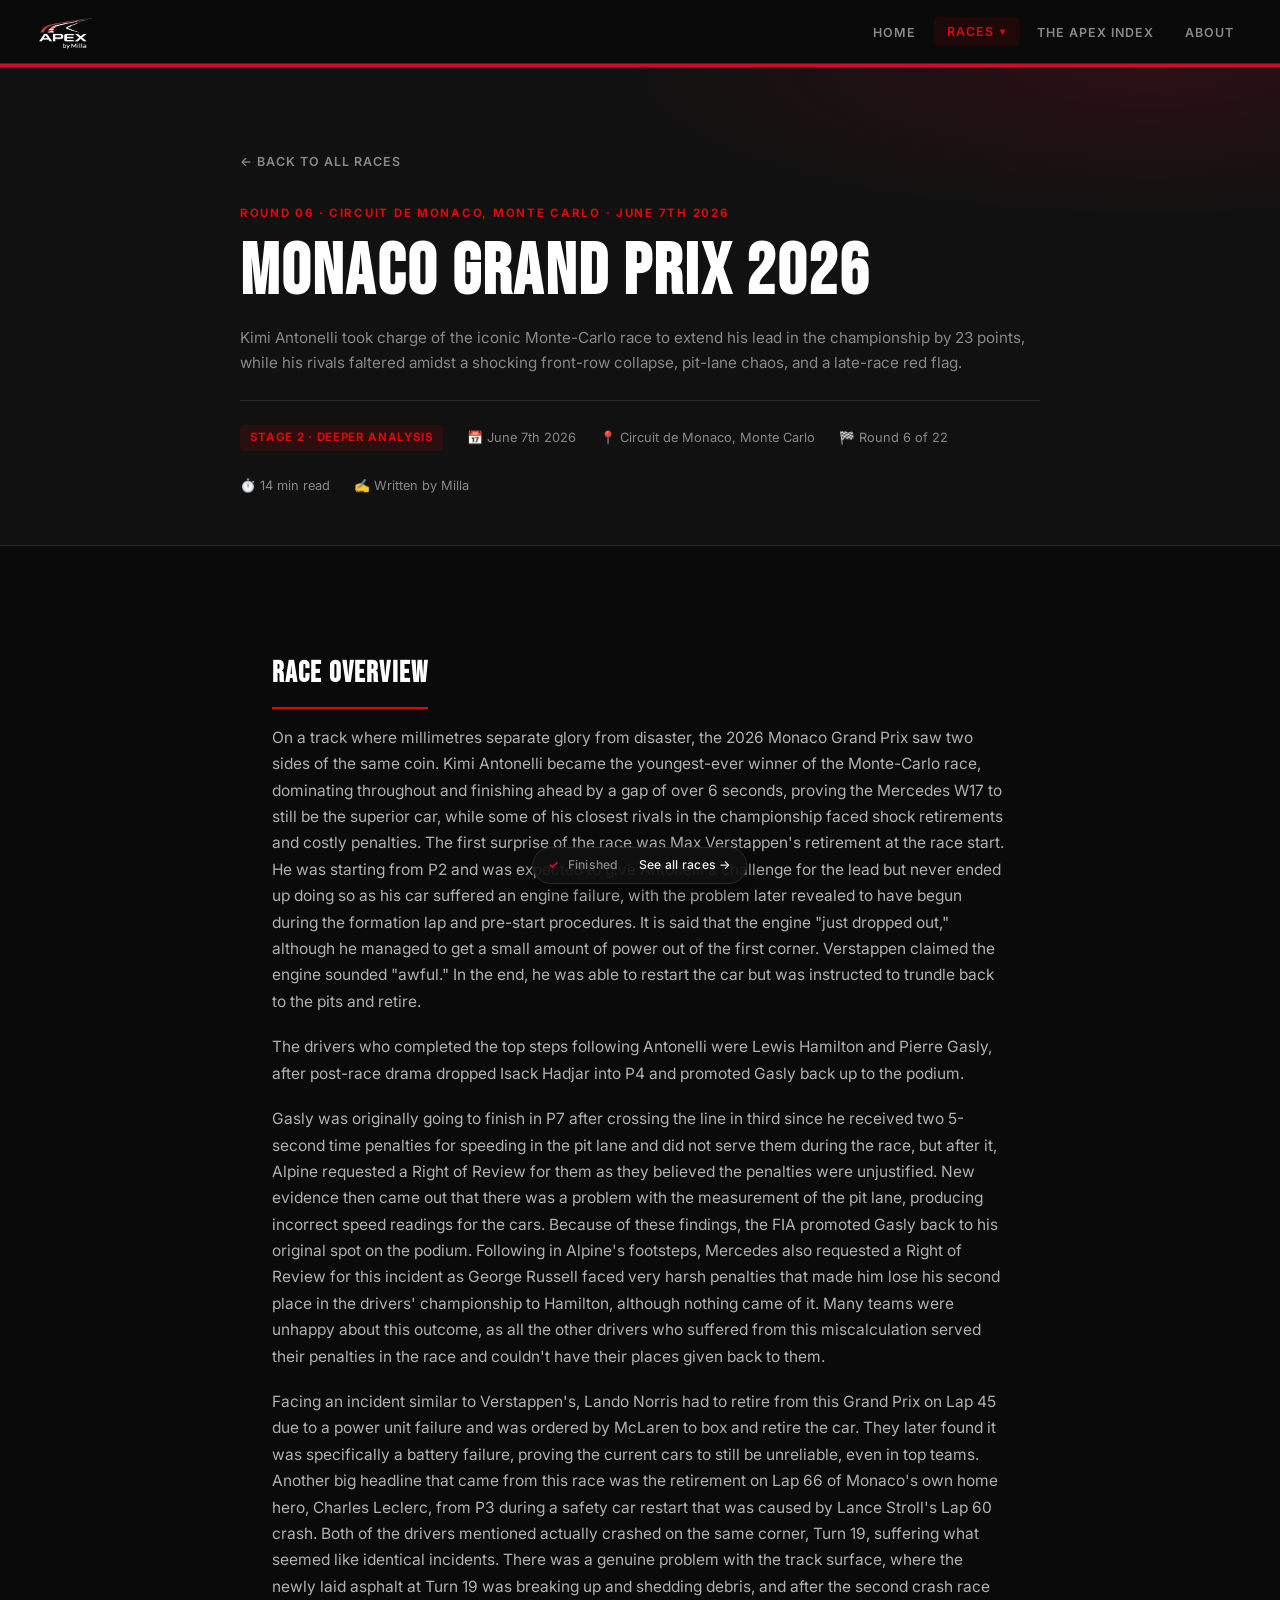
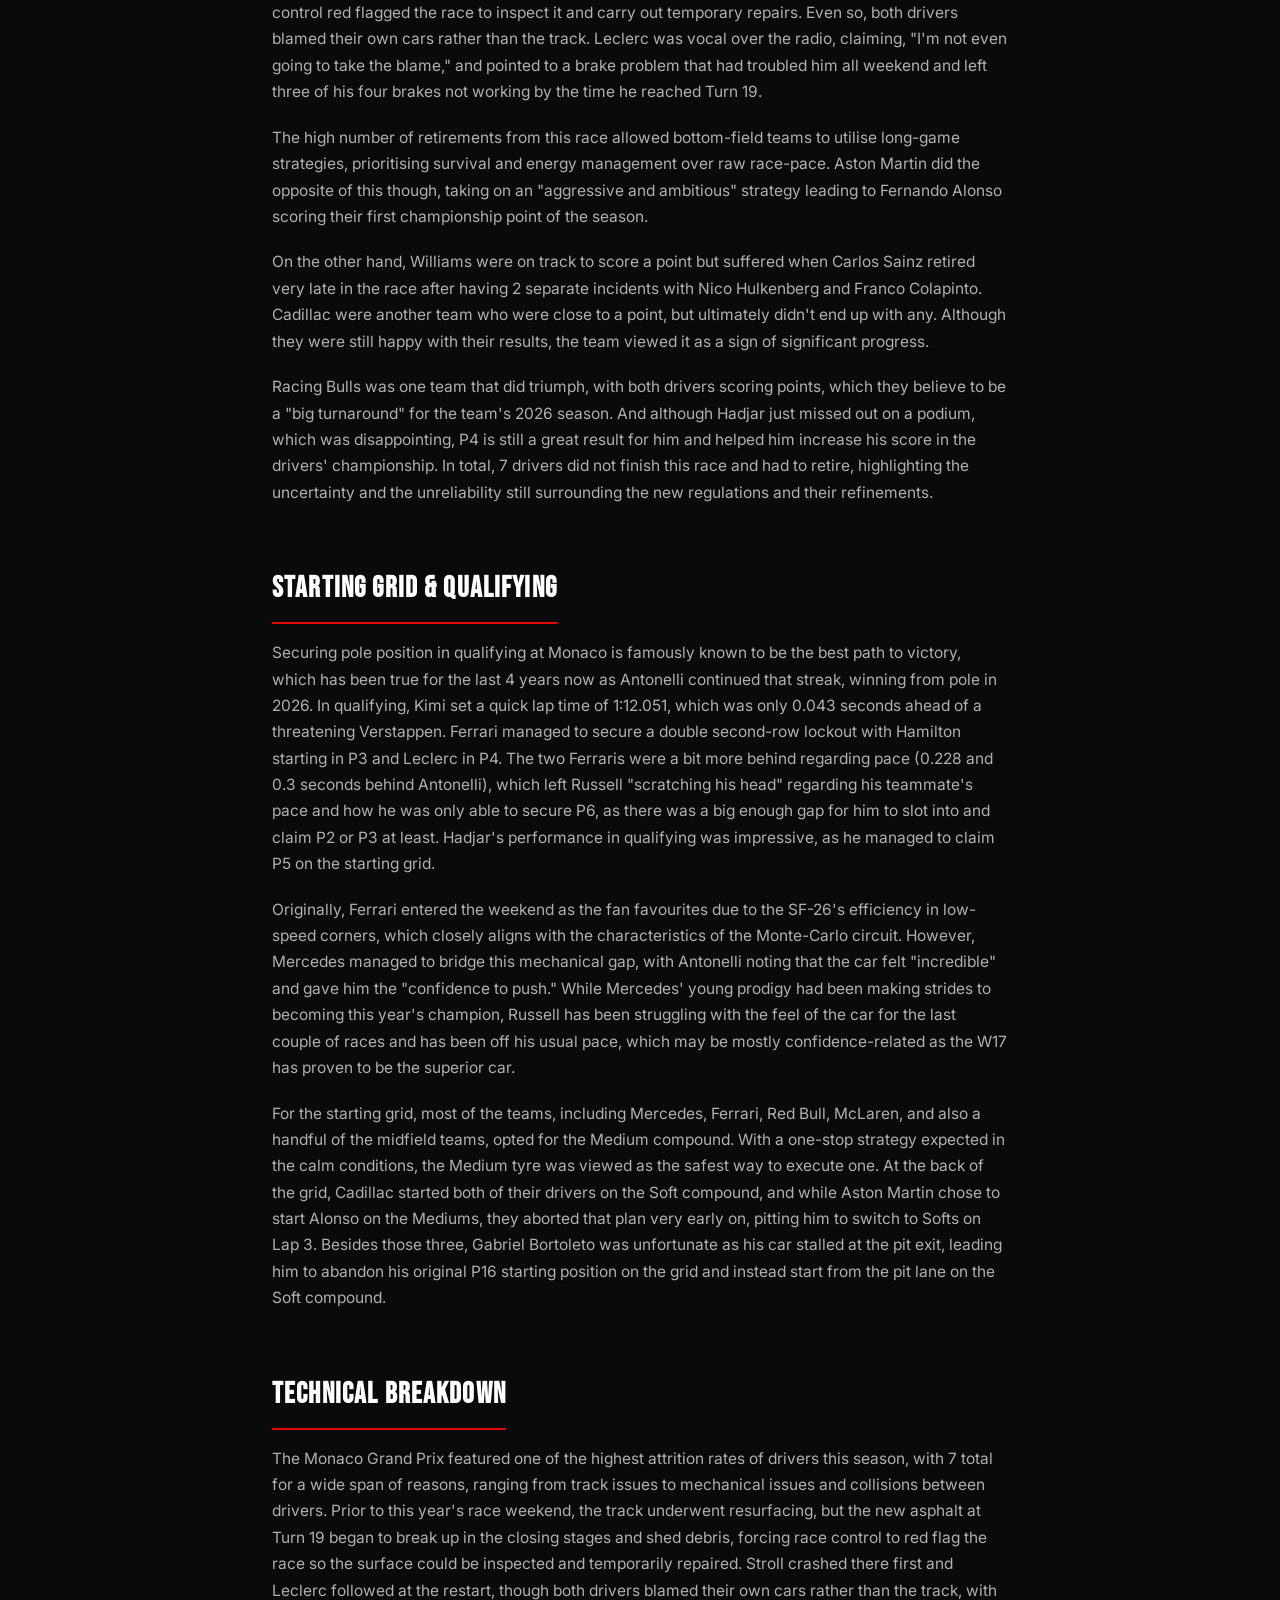
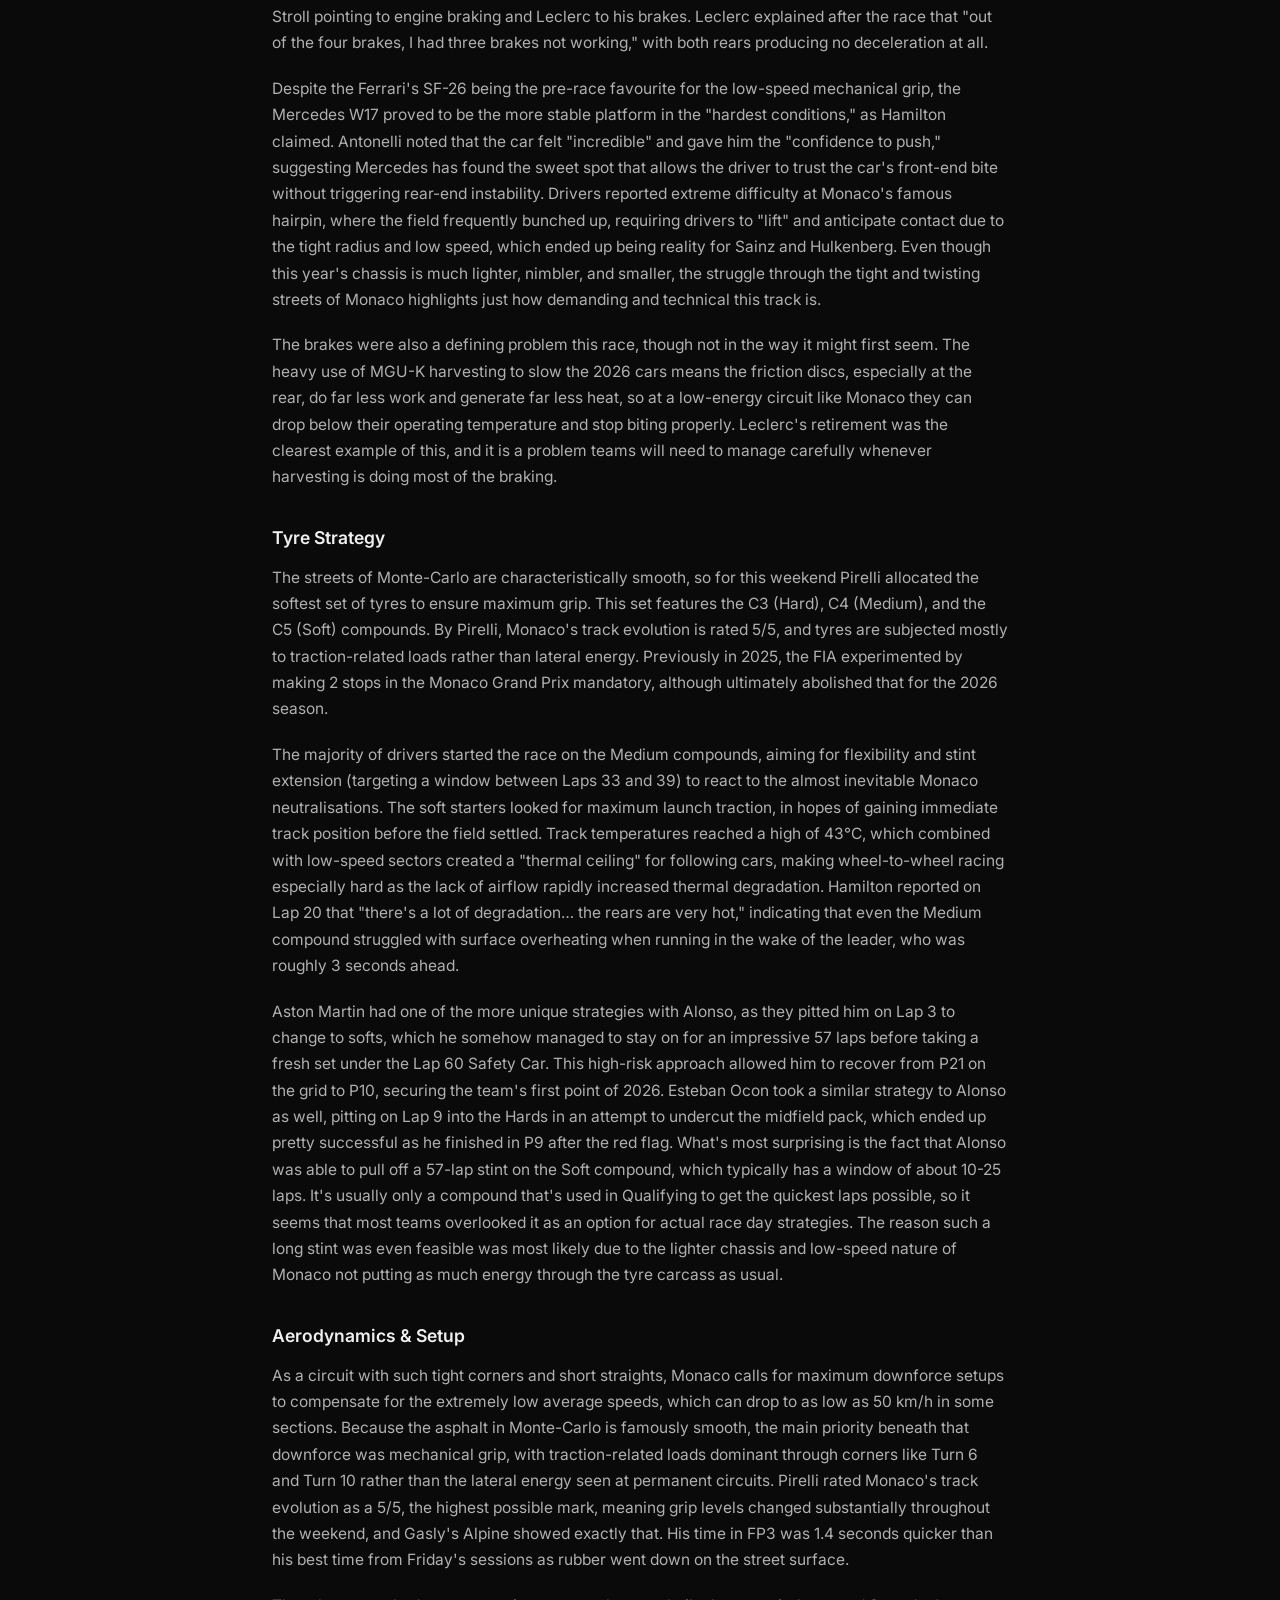
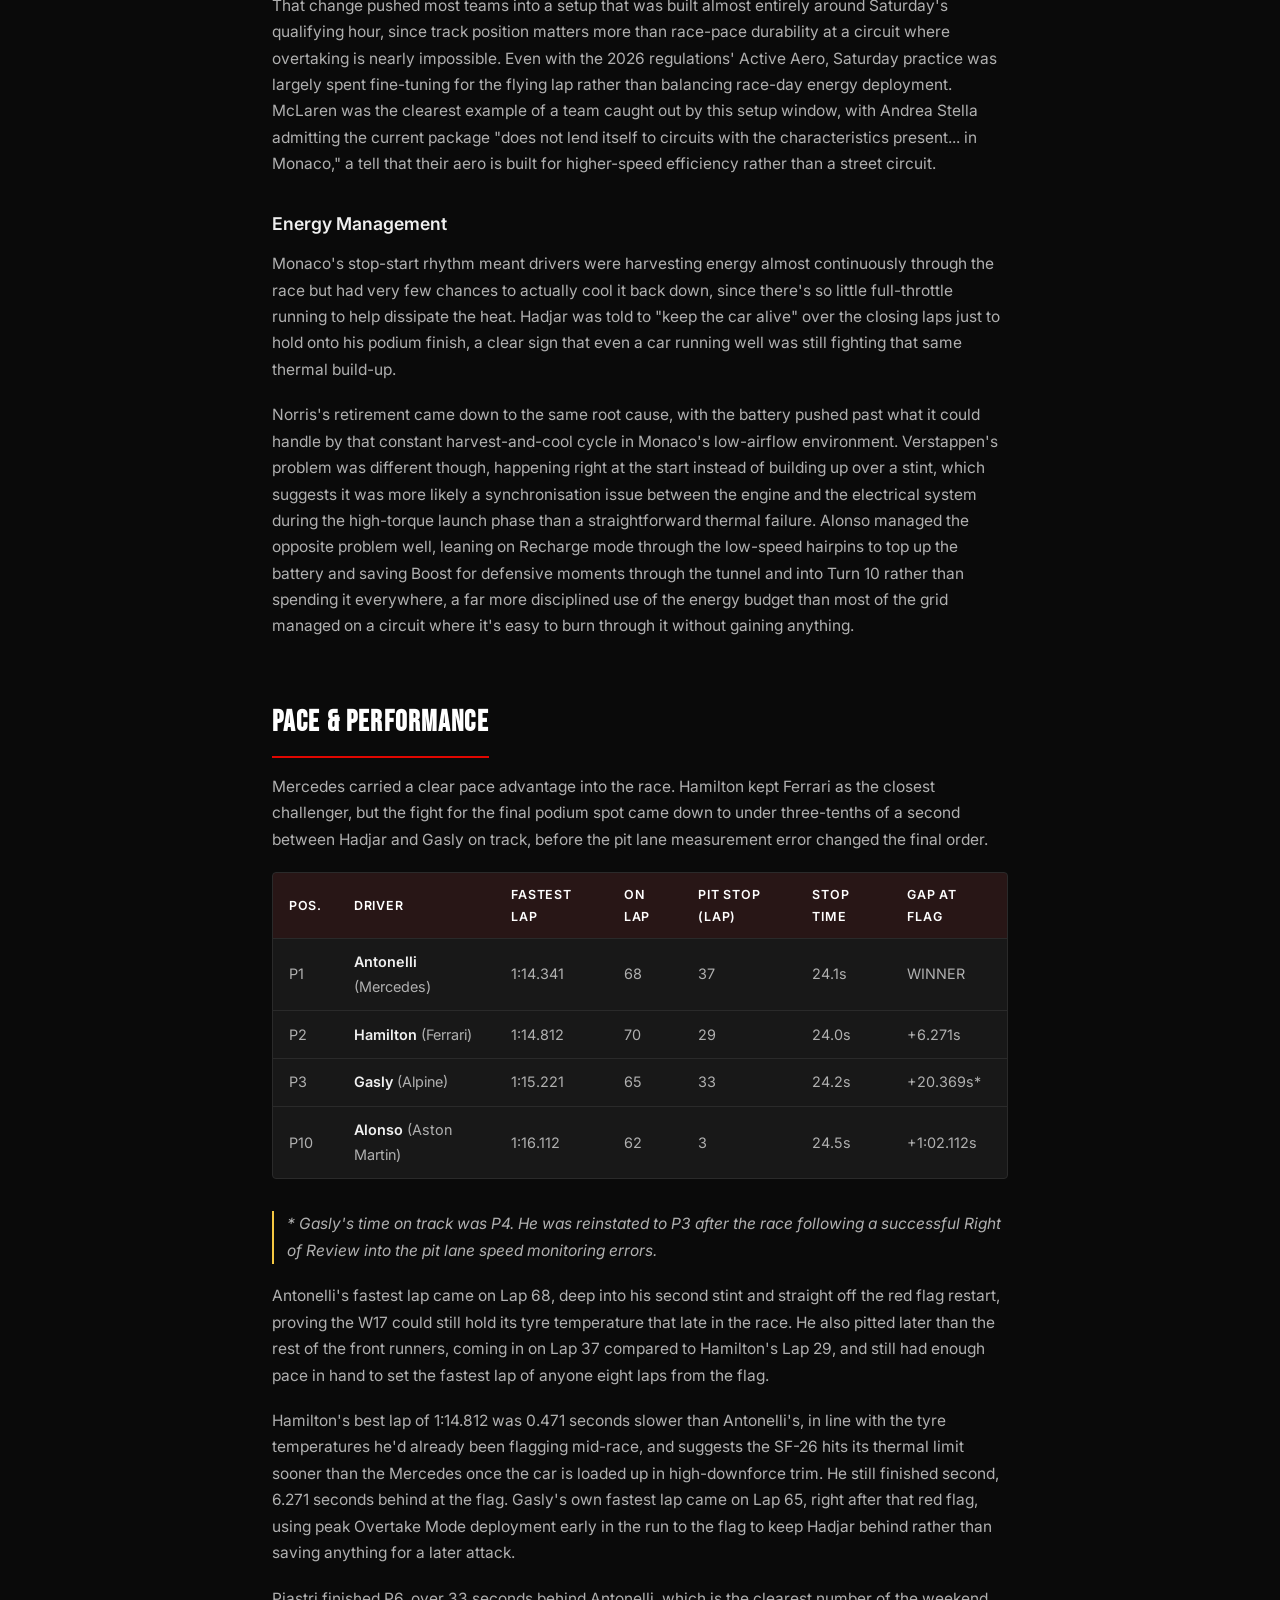
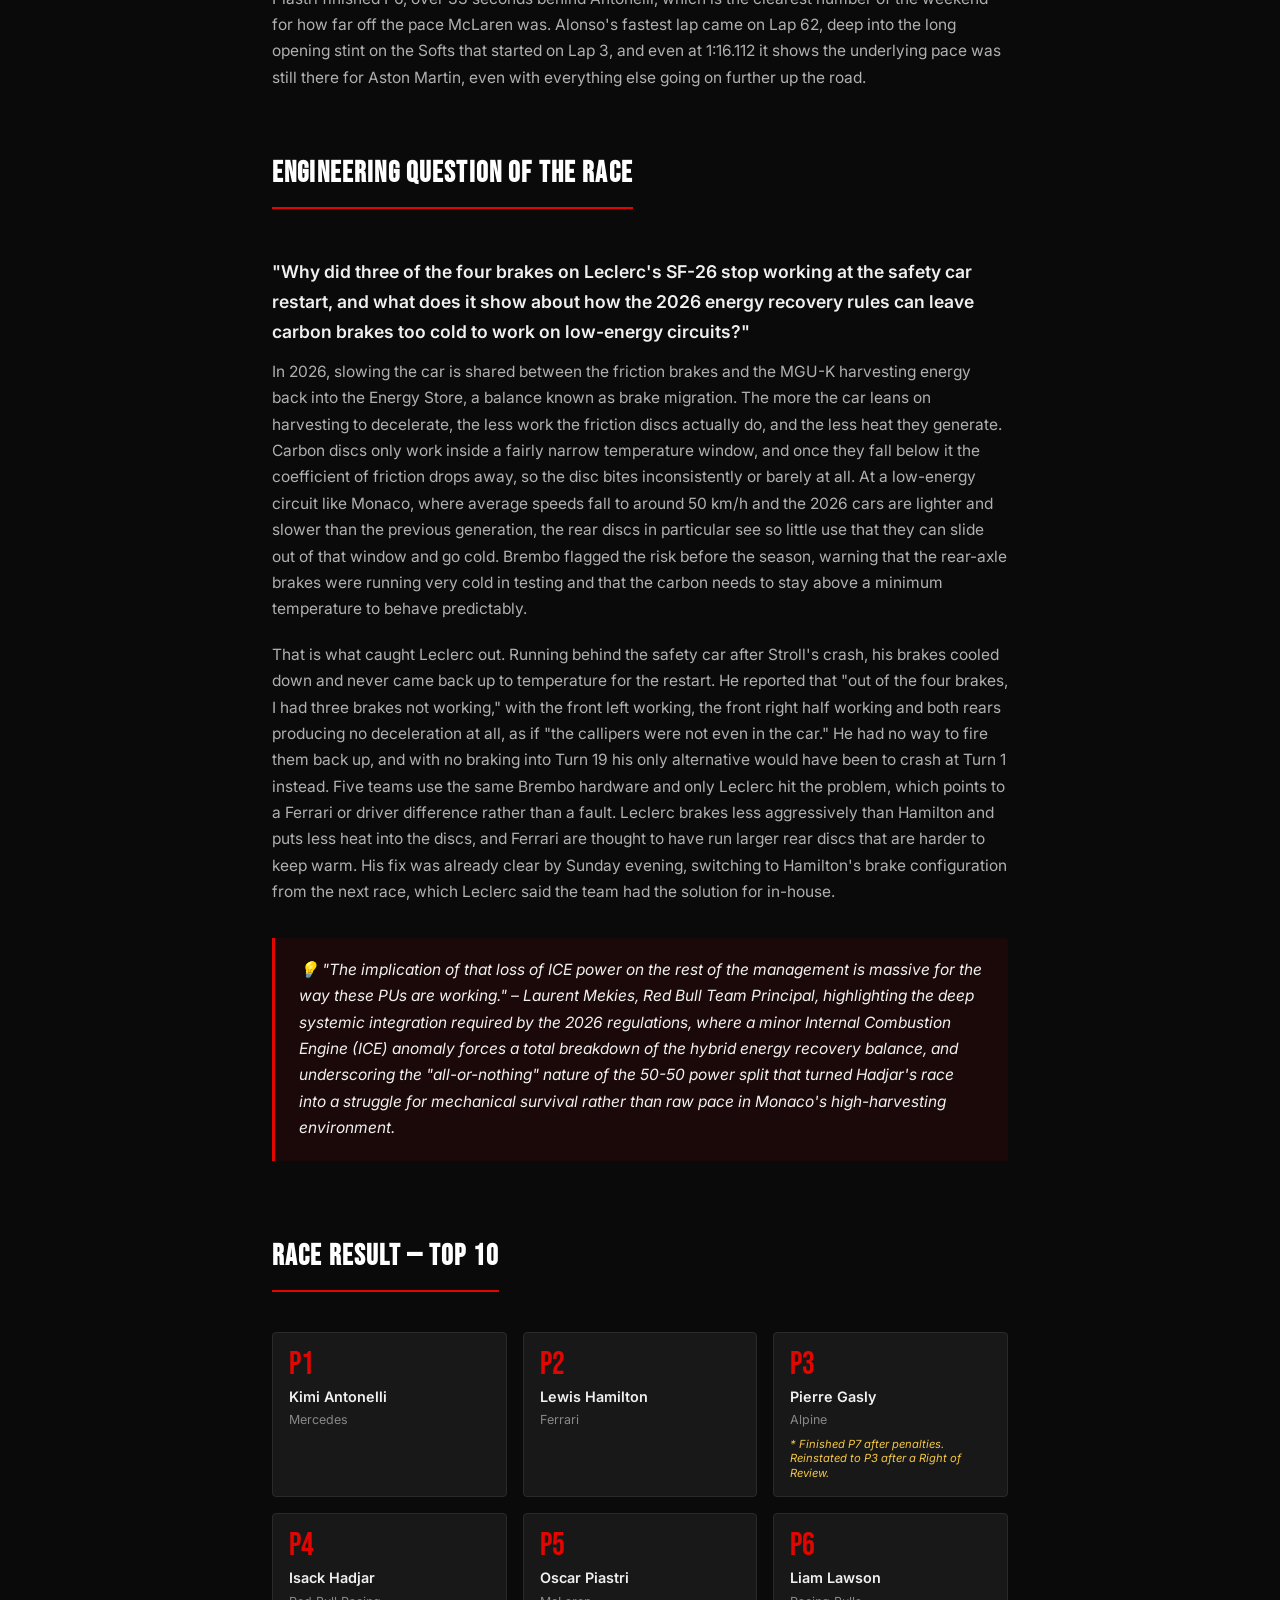
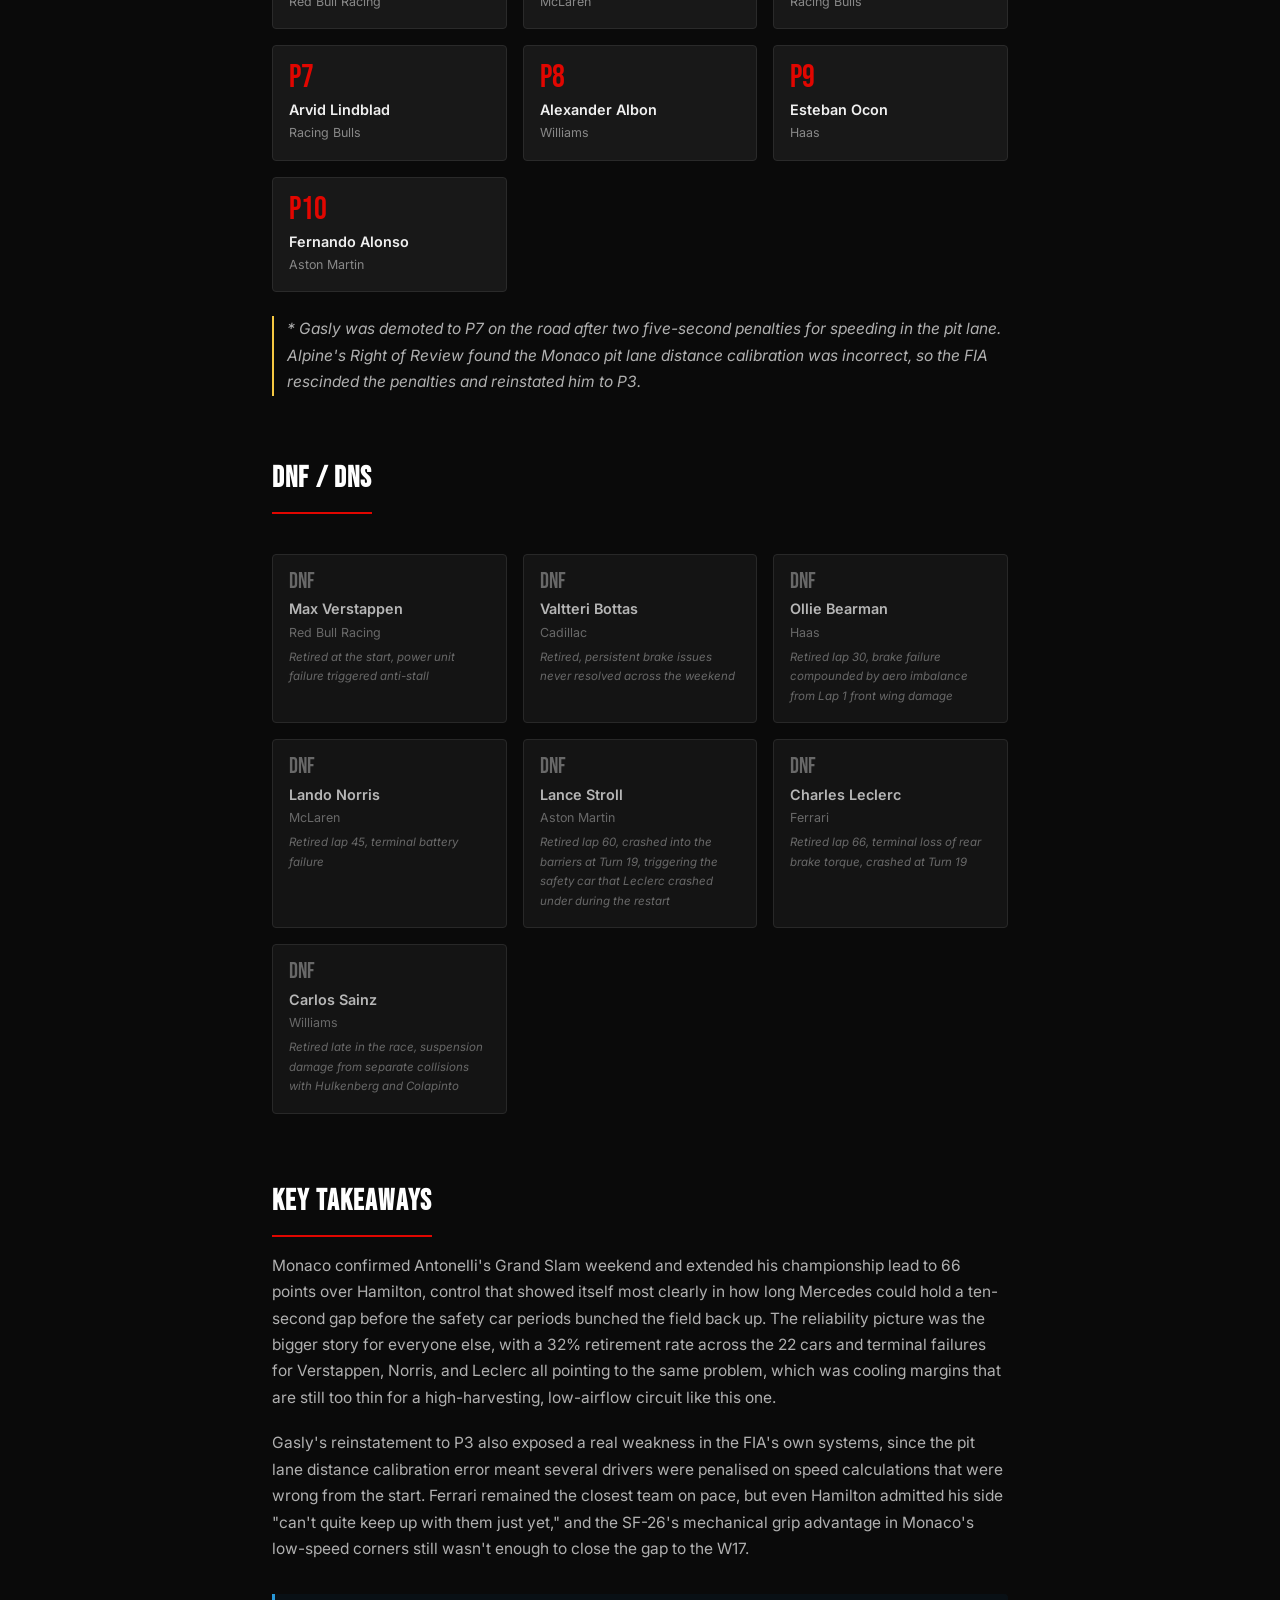
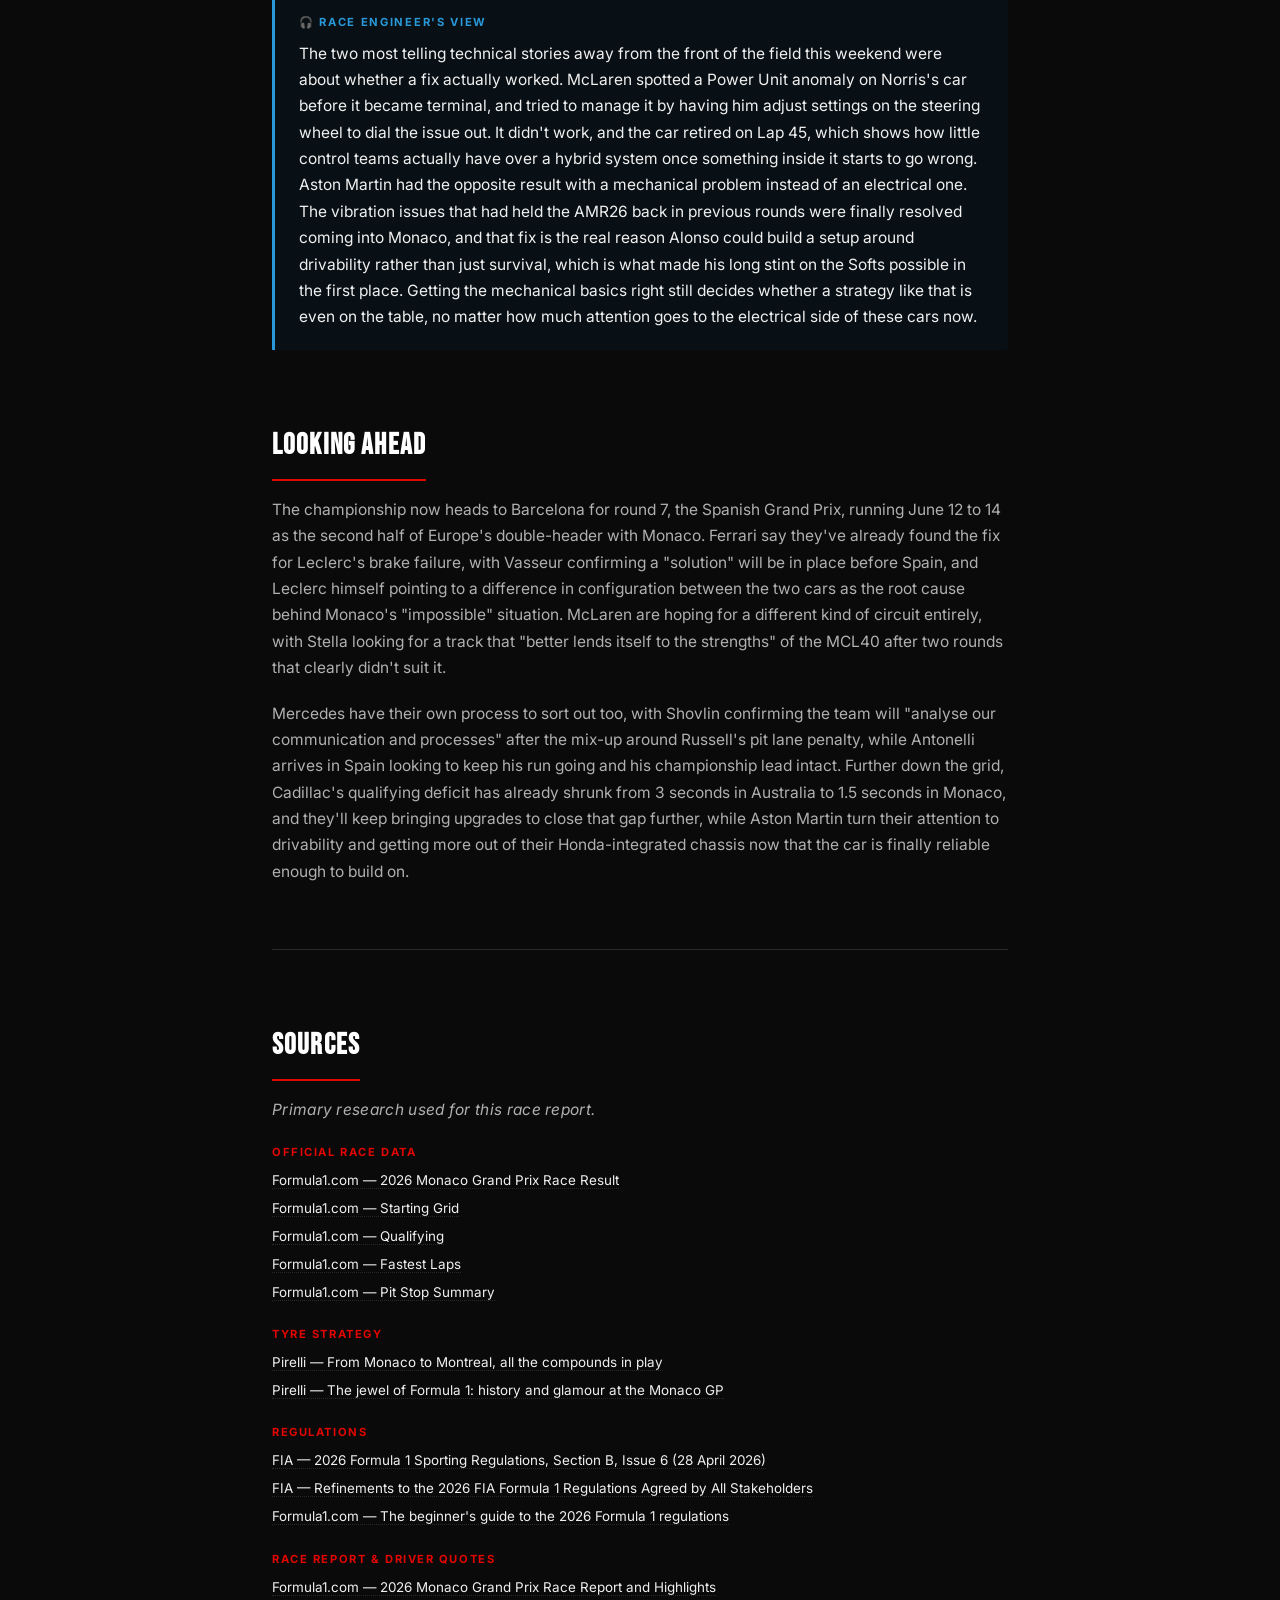
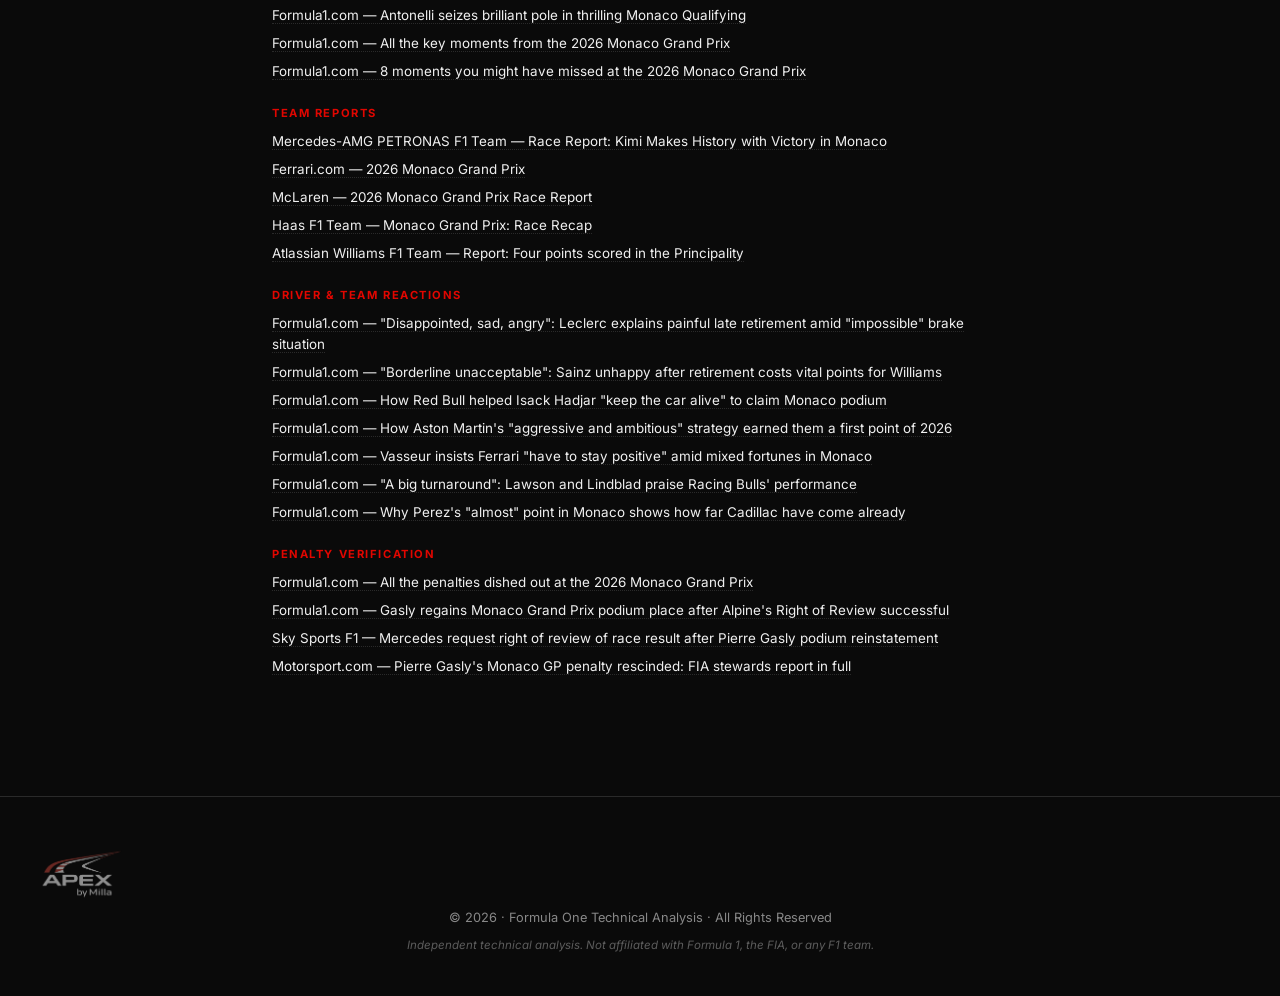
<file: races/monaco.html>
<!DOCTYPE html>
<html lang="en">
<head>
  <meta charset="UTF-8" />
  <meta name="viewport" content="width=device-width, initial-scale=1.0" />
  <title>2026 Monaco GP Technical Analysis — Apex by Milla</title>
  <meta name="description" content="Kimi Antonelli wins a dramatic Monaco Grand Prix as Verstappen retires and brake failures end Leclerc and Stroll's races. Full technical breakdown by Milla." />

  <!-- Open Graph -->
  <meta property="og:type"        content="article" />
  <meta property="og:url"         content="https://apexbymilla.com/races/monaco.html" />
  <meta property="og:title"       content="2026 Monaco GP Technical Analysis — Apex by Milla" />
  <meta property="og:description" content="Kimi Antonelli wins a dramatic Monaco Grand Prix as Verstappen retires and brake failures end Leclerc and Stroll's races. Full technical breakdown by Milla." />
  <meta property="og:image"       content="https://apexbymilla.com/social-share.png" />
  <meta property="article:published_time" content="2026-06-07" />

  <!-- Twitter Card -->
  <meta name="twitter:card"        content="summary_large_image" />
  <meta name="twitter:site"        content="@apexbymilla" />
  <meta name="twitter:title"       content="2026 Monaco GP Technical Analysis — Apex by Milla" />
  <meta name="twitter:description" content="Kimi Antonelli wins a dramatic Monaco Grand Prix as Verstappen retires and brake failures end Leclerc and Stroll's races. Full technical breakdown by Milla." />
  <meta name="twitter:image"       content="https://apexbymilla.com/social-share.png" />

  <!-- Canonical -->
  <link rel="canonical" href="https://apexbymilla.com/races/monaco.html" />

  <!-- Structured Data -->
  <script type="application/ld+json">
  {
    "@context": "https://schema.org",
    "@type": "BlogPosting",
    "headline": "2026 Monaco GP Technical Analysis",
    "description": "Kimi Antonelli wins a dramatic Monaco Grand Prix as Verstappen retires and brake failures end Leclerc and Stroll's races. Full technical breakdown by Milla.",
    "author": { "@type": "Person", "name": "Milla", "url": "https://apexbymilla.com" },
    "publisher": { "@type": "Organization", "name": "Apex by Milla", "url": "https://apexbymilla.com" },
    "datePublished": "2026-06-07",
    "url": "https://apexbymilla.com/races/monaco.html",
    "mainEntityOfPage": "https://apexbymilla.com/races/monaco.html"
  }
  </script>

  <style>
/* ================================================
   APEX BY MILLA — Global Stylesheet (inline)
   ================================================ */

@import url('https://fonts.googleapis.com/css2?family=Inter:wght@300;400;500;600;700;900&family=Bebas+Neue&display=swap');

*, *::before, *::after { box-sizing: border-box; margin: 0; padding: 0; }

:root {
  --red:       #E10600;
  --red-dark:  #b00400;
  --black:     #0a0a0a;
  --dark:      #111111;
  --card:      #181818;
  --border:    #2a2a2a;
  --text:      #f0f0f0;
  --muted:     #888888;
  --white:     #ffffff;
  --gold:      #F5C842;
}

html { scroll-behavior: smooth; }

body {
  background-color: var(--black);
  color: var(--text);
  font-family: 'Inter', sans-serif;
  font-size: 16px;
  line-height: 1.7;
  min-height: 100vh;
}

a { color: inherit; text-decoration: none; }
img { max-width: 100%; display: block; }

::-webkit-scrollbar { width: 6px; }
::-webkit-scrollbar-track { background: var(--dark); }
::-webkit-scrollbar-thumb { background: #CF0A2C; border-radius: 3px; }

/* ---------- Navigation ---------- */
.navbar {
  position: sticky; top: 0; z-index: 100;
  background: rgba(10,10,10,0.95);
  backdrop-filter: blur(12px);
  border-bottom: 1px solid var(--border);
  padding: 0 2rem;
  display: flex; align-items: center; justify-content: space-between;
  height: 64px;
}
.nav-logo { display: flex; align-items: center; flex-shrink: 0; }
.nav-links { display: flex; align-items: center; gap: 0.25rem; list-style: none; }
.nav-links a {
  font-size: 0.78rem; font-weight: 600; letter-spacing: 0.08em;
  text-transform: uppercase; color: var(--muted);
  padding: 0.45rem 0.85rem; border-radius: 4px;
  transition: color 0.2s, background 0.2s; white-space: nowrap;
}
.nav-links a:hover, .nav-links a.active { color: var(--white); background: var(--border); }
.nav-links a.race-link { color: var(--text); }
.nav-links a.race-link:hover { color: var(--red); background: rgba(225,6,0,0.1); }
.nav-links a.race-link.active { color: var(--red); background: rgba(225,6,0,0.1); }

.hamburger {
  display: none; flex-direction: column; gap: 5px; cursor: pointer;
  background: none; border: none; padding: 4px;
}
.hamburger span { display: block; width: 24px; height: 2px; background: var(--text); border-radius: 2px; transition: all 0.3s; }

/* ---------- Races dropdown ---------- */
/* Replaces the long per-race link list so the navbar still fits as the
   season grows. Desktop opens on hover, mobile and keyboard open on click. */
.nav-races { position: relative; }
.nav-races-toggle {
  font-family: inherit; font-size: 0.78rem; font-weight: 600; letter-spacing: 0.08em;
  text-transform: uppercase; color: var(--text);
  background: none; border: none; cursor: pointer;
  padding: 0.45rem 0.85rem; border-radius: 4px;
  display: flex; align-items: center; gap: 0.35rem; white-space: nowrap;
  transition: color 0.2s, background 0.2s;
}
.nav-races-toggle:hover,
.nav-races.current > .nav-races-toggle,
.nav-races.open > .nav-races-toggle { color: var(--red); background: rgba(225,6,0,0.1); }
.nav-races-toggle .nav-chev { font-size: 0.6rem; line-height: 1; transition: transform 0.2s; }
.nav-races.open .nav-chev { transform: rotate(180deg); }
.nav-races-panel {
  position: absolute; top: calc(100% + 0.45rem); left: 0;
  background: var(--dark); border: 1px solid var(--border); border-radius: 6px;
  padding: 0.6rem; box-shadow: 0 14px 34px rgba(0,0,0,0.6);
  display: none; z-index: 120;
}
.nav-races.open > .nav-races-panel { display: block; }
/* Invisible bridge over the gap between the button and the panel, so the
   mouse never leaves the dropdown on its way down to a race. */
.nav-races-panel::before { content: ""; position: absolute; left: 0; right: 0; top: -0.6rem; height: 0.6rem; }
/* ✏️ Once you pass about 12 races, change repeat(2 to repeat(3 so the panel
   stays short rather than tall. */
.nav-races-grid { display: grid; grid-template-columns: repeat(2, minmax(148px, 1fr)); gap: 0.1rem; }
.nav-races-panel a {
  display: block; white-space: nowrap; padding: 0.5rem 0.75rem; border-radius: 4px;
  font-size: 0.78rem; font-weight: 600; letter-spacing: 0.05em; text-transform: uppercase;
  color: var(--text); transition: color 0.2s, background 0.2s;
}
.nav-races-panel a:hover,
.nav-races-panel a.active { color: var(--red); background: rgba(225,6,0,0.1); }
@media (max-width: 768px) {
  .nav-races-toggle { width: 100%; justify-content: space-between; padding: 0.7rem 1rem; font-size: 0.85rem; }
  .nav-races-panel {
    position: static; border: none; background: none; box-shadow: none;
    padding: 0 0 0.3rem 0.6rem;
  }
  .nav-races-grid { grid-template-columns: 1fr; }
  .nav-races-panel a { padding: 0.55rem 1rem; font-size: 0.85rem; }
}

/* ---------- Blog Hero ---------- */
.blog-hero {
  background: var(--dark);
  border-bottom: 1px solid var(--border);
  border-top: 3px solid #CF0A2C; /* Monaco signature: deep Monegasque red */
  padding: 5rem 2rem 3rem;
  position: relative;
}
.blog-hero::before {
  content: '';
  position: absolute;
  top: 0;
  left: 0;
  right: 0;
  height: 220px;
  background: radial-gradient(ellipse 60% 100% at 90% 0%, rgba(207,10,42,0.14) 0%, transparent 70%);
  pointer-events: none;
}
.blog-hero-inner { max-width: 800px; margin: 0 auto; position: relative; }
.blog-back {
  display: inline-flex; align-items: center; gap: 0.4rem;
  font-size: 0.78rem; font-weight: 600; letter-spacing: 0.08em; text-transform: uppercase;
  color: var(--muted); margin-bottom: 2rem; transition: color 0.2s;
}
.blog-back:hover { color: var(--text); }
.blog-round {
  font-size: 0.72rem; font-weight: 700; letter-spacing: 0.15em;
  text-transform: uppercase; color: var(--red); margin-bottom: 0.8rem;
}
.blog-title {
  font-family: 'Bebas Neue', sans-serif;
  font-size: clamp(2.5rem, 6vw, 4.5rem);
  letter-spacing: 0.03em; color: var(--white); line-height: 1; margin-bottom: 1rem;
}
.blog-meta {
  display: flex; gap: 1.5rem; flex-wrap: wrap;
  font-size: 0.8rem; color: var(--muted);
  margin-top: 1.5rem; padding-top: 1.5rem; border-top: 1px solid var(--border);
}
.blog-meta span { display: flex; align-items: center; gap: 0.4rem; }

/* ---------- Apex tooltip (shared engine) ---------- */
/* Drives the stage badge now and the glossary terms later. Any element with
   class="apex-tip" holding an .apex-tip-box child works, no extra JS needed. */
.apex-tip { position: relative; cursor: help; }
.apex-tip:focus-visible { outline: 2px solid var(--red); outline-offset: 2px; }
.apex-tip-box {
  position: absolute; top: calc(100% + 0.55rem); left: 0;
  width: max-content; max-width: 260px;
  background: var(--dark); border: 1px solid var(--border); border-radius: 6px;
  padding: 0.7rem 0.85rem; box-shadow: 0 14px 34px rgba(0,0,0,0.6);
  display: none; z-index: 130;
  text-align: left; white-space: normal;
  font-weight: 400; letter-spacing: 0; text-transform: none;
}
.apex-tip.open > .apex-tip-box { display: block; }
/* Invisible bridge over the gap between the term and the box, so moving the
   mouse down onto the box (and its Apex Index link) does not close it */
.apex-tip-box::before { content: ""; position: absolute; left: 0; right: 0; top: -0.7rem; height: 0.7rem; }
.apex-tip.tip-up > .apex-tip-box { top: auto; bottom: calc(100% + 0.55rem); }
.apex-tip.tip-up > .apex-tip-box::before { top: auto; bottom: -0.7rem; }
/* flipped when the box would run off the right edge */
.apex-tip.tip-flip > .apex-tip-box { left: auto; right: 0; }
.apex-tip-term {
  display: block; color: var(--red);
  font-size: 0.72rem; font-weight: 700; letter-spacing: 0.08em;
  text-transform: uppercase; margin-bottom: 0.3rem;
}
.apex-tip-def { display: block; color: var(--text); font-size: 0.8rem; line-height: 1.5; }
.apex-tip-link {
  display: inline-block; margin-top: 0.5rem;
  color: var(--muted); font-size: 0.72rem; font-weight: 600; transition: color 0.2s;
}
.apex-tip-link:hover { color: var(--red); }
/* .blog-meta span sets display:flex on every span inside it, so the tooltip
   parts need winning back explicitly. */
.blog-meta .apex-tip-box { display: none; }
.blog-meta .apex-tip.open > .apex-tip-box { display: block; }
.blog-meta .apex-tip-term, .blog-meta .apex-tip-def { display: block; }
.blog-meta .apex-tip-link { display: inline-block; }
/* Stage badge, moved out of an inline style so the tooltip can anchor to it */
.stage-badge {
  background: rgba(225,6,0,0.12); color: var(--red);
  font-weight: 700; font-size: 0.72rem; letter-spacing: 0.06em;
  text-transform: uppercase; padding: 0.2rem 0.6rem; border-radius: 4px;
}
@media (max-width: 480px) { .apex-tip-box { max-width: 78vw; } }

/* ---------- Blog Content ---------- */
.blog-content { max-width: 800px; margin: 0 auto; padding: 4rem 2rem 6rem; }
.blog-content h2 {
  font-family: 'Bebas Neue', sans-serif;
  font-size: 1.8rem; letter-spacing: 0.04em; color: var(--white);
  margin-top: 2.5rem; margin-bottom: 1rem;
  padding-bottom: 0.5rem; border-bottom: 2px solid var(--red); display: inline-block;
}
.blog-content h3 {
  font-size: 1.1rem; font-weight: 600; color: var(--text);
  margin-top: 2rem; margin-bottom: 0.75rem;
}
.blog-content p { color: #b0b0b0; margin-bottom: 1.2rem; font-size: 0.97rem; }
.blog-content strong { color: var(--text); font-weight: 600; }

.highlight-box {
  background: rgba(225,6,0,0.08);
  border-left: 3px solid var(--red);
  padding: 1.2rem 1.5rem; border-radius: 0 4px 4px 0;
  margin: 2rem 0;
}
.highlight-box p { margin: 0; color: var(--text); font-style: italic; }

/* ---------- Driver / DNF Cards ---------- */
.driver-grid {
  display: grid;
  grid-template-columns: repeat(auto-fill, minmax(200px, 1fr));
  gap: 1rem; margin: 1.5rem 0;
}
.driver-card { background: var(--card); border: 1px solid var(--border); border-radius: 4px; padding: 1rem; }
.driver-pos { font-family: 'Bebas Neue', sans-serif; font-size: 2rem; color: var(--red); line-height: 1; }
.driver-name { font-weight: 600; font-size: 0.9rem; color: var(--text); margin-top: 0.25rem; }
.driver-team { font-size: 0.78rem; color: var(--muted); }

.dnf-card { border-color: #333333; opacity: 0.75; }
.dnf-pos { font-family: 'Bebas Neue', sans-serif; font-size: 1.4rem; color: var(--muted) !important; line-height: 1; }
.dnf-reason { font-size: 0.72rem; color: var(--muted); margin-top: 0.3rem; font-style: italic; }

/* Penalty / position-change note under driver cards */
.position-note {
  font-size: 0.7rem;
  color: var(--gold);
  margin-top: 0.4rem;
  font-style: italic;
  line-height: 1.3;
}
.penalty-footnote {
  font-size: 0.78rem;
  color: var(--muted);
  font-style: italic;
  margin-top: 1rem;
  padding-left: 0.8rem;
  border-left: 2px solid var(--gold);
}

/* ---------- Stage 2 Pace Table ---------- */
.pace-table-wrapper {
  margin: 1.2rem 0 2rem;
  overflow-x: auto;
  -webkit-overflow-scrolling: touch;
  border-radius: 4px;
  border: 1px solid var(--border);
  background: var(--card);
}
.pace-table {
  width: 100%;
  border-collapse: collapse;
  margin: 0;
  font-size: 0.9rem;
}
.pace-table th, .pace-table td {
  padding: 0.7rem 1rem;
  text-align: left;
  border-bottom: 1px solid var(--border);
}
.pace-table th {
  background: rgba(225,6,0,0.08);
  color: var(--white);
  font-weight: 600;
  font-size: 0.78rem;
  letter-spacing: 0.06em;
  text-transform: uppercase;
}
.pace-table tr:last-child td { border-bottom: none; }
.pace-table td { color: #b0b0b0; }
.pace-table td strong { color: var(--text); }

/* ---------- Engineer's View Box ---------- */
.engineer-box {
  background: rgba(0, 120, 200, 0.06);
  border-left: 3px solid #2898d8;
  padding: 1.2rem 1.5rem;
  border-radius: 0 4px 4px 0;
  margin: 2rem 0;
}
.engineer-box .engineer-label {
  font-size: 0.7rem;
  font-weight: 700;
  letter-spacing: 0.15em;
  text-transform: uppercase;
  color: #2898d8;
  margin-bottom: 0.5rem;
  display: block;
}
.engineer-box p { margin: 0; color: var(--text); }

/* ---------- Footer ---------- */
.footer {
  padding: 2.5rem 2rem; text-align: center;
  color: var(--muted); font-size: 0.8rem;
  border-top: 1px solid var(--border);
}
.footer span { color: var(--red); }

/* ---------- Responsive ---------- */
@media (max-width: 768px) {
  .nav-links {
    display: none; position: fixed; top: 64px; left: 0; right: 0;
    background: var(--dark); border-bottom: 1px solid var(--border);
    flex-direction: column; align-items: stretch; padding: 1rem; gap: 0.25rem;
  }
  .nav-links.open { display: flex; }
  .nav-links a { padding: 0.7rem 1rem; font-size: 0.85rem; }
  .hamburger { display: flex; }
  .blog-hero { padding: 3.5rem 1.5rem 2rem; }
  .blog-meta { gap: 0.8rem; font-size: 0.75rem; }
  .blog-content { padding: 2.5rem 1.5rem 4rem; }
  .blog-content h2 { font-size: 1.4rem; }
  .driver-grid { grid-template-columns: 1fr; }
  .pace-table { font-size: 0.82rem; }
  .pace-table th, .pace-table td { padding: 0.55rem 0.7rem; }
}

/* ---------- Sources Section ---------- */
.sources-section {
  margin-top: 4rem;
  padding-top: 2rem;
  border-top: 1px solid var(--border);
}
.sources-title {
  font-family: 'Bebas Neue', sans-serif;
  font-size: 1.4rem;
  letter-spacing: 0.05em;
  color: var(--muted);
  margin-bottom: 0.3rem;
  text-transform: uppercase;
}
.sources-subtitle {
  font-size: 0.78rem;
  color: var(--muted);
  font-style: italic;
  margin-bottom: 1.5rem;
  letter-spacing: 0.02em;
}
.sources-group { margin-bottom: 1.4rem; }
.sources-group-label {
  font-size: 0.7rem;
  font-weight: 700;
  letter-spacing: 0.14em;
  text-transform: uppercase;
  color: var(--red);
  margin-bottom: 0.5rem;
}
.sources-list { list-style: none; padding: 0; margin: 0; }
.sources-list li {
  font-size: 0.84rem;
  color: #b0b0b0;
  margin-bottom: 0.45rem;
  line-height: 1.55;
}
.sources-list a {
  color: var(--text);
  text-decoration: none;
  border-bottom: 1px dotted var(--border);
  transition: color 0.2s, border-color 0.2s;
}
.sources-list a:hover {
  color: var(--red);
  border-bottom-color: var(--red);
}

/* ---------- Scroll Animations ---------- */
.reveal { opacity: 0; transform: translateY(28px); transition: opacity 0.65s ease, transform 0.65s ease; }
.reveal.visible { opacity: 1; transform: translateY(0); }
.reveal-delay-1 { transition-delay: 0.1s; }
.reveal-delay-2 { transition-delay: 0.2s; }
.reveal-delay-3 { transition-delay: 0.3s; }
</style>
  <link rel="icon" type="image/png" sizes="32x32" href="../favicon-tab.png" />
  <link rel="icon" type="image/png" sizes="192x192" href="../favicon.png" />
  <link rel="apple-touch-icon" href="../apple-touch-icon.png" />
  <link rel="shortcut icon" href="../favicon.ico" />
  <style>
    /* Reading progress bar: sits under the navbar in this race's signature colour, visible throughout */
    .reading-progress {
      position: fixed; top: 64px; left: 0; height: 3px; width: 0;
      background: #CF0A2C; z-index: 90;
      transition: width 0.08s linear; will-change: width; pointer-events: none;
    }
  </style>
</head>
<body>
  <div class="reading-progress" id="readingProgress" aria-hidden="true"></div>

  <!-- ===== NAVIGATION ===== -->
  <nav class="navbar">
    <a href="../index.html" class="nav-logo" aria-label="Apex by Milla — Home">
      <img src="../logo.png" alt="Apex by Milla" style="height:48px;width:auto;">
    </a>
    <ul class="nav-links" id="navLinks">
      <li><a href="../index.html">Home</a></li>

      <!-- ── RACES DROPDOWN ── Add a new <li> inside .nav-races-grid for
           every new race. Nothing else in the navbar needs to change. -->
      <li class="nav-races current">
        <button type="button" class="nav-races-toggle" aria-expanded="false" aria-haspopup="true">
          Races <span class="nav-chev" aria-hidden="true">▾</span>
        </button>
        <div class="nav-races-panel">
          <div class="nav-races-grid">
            <a href="australia.html">🇦🇺 Australia</a>
            <a href="china.html">🇨🇳 China</a>
            <a href="japan.html">🇯🇵 Japan</a>
            <a href="miami.html">🇺🇸 Miami</a>
            <a href="canada.html">🇨🇦 Canada</a>
            <a href="monaco.html" class="active">🇲🇨 Monaco</a>
            <a href="barcelona.html">🇪🇸 Barcelona</a>
            <a href="austria.html">🇦🇹 Austria</a>
            <a href="silverstone.html">🇬🇧 Silverstone</a>
            <a href="belgium.html">🇧🇪 Belgium</a>
            <a href="hungary.html">🇭🇺 Hungary</a>
          </div>
        </div>
      </li>
      <!-- ── END RACES ── -->

      <li><a href="../apex-index.html">The Apex Index</a></li>
      <li><a href="../index.html#about">About</a></li>
    </ul>
    <button class="hamburger" id="hamburger" aria-label="Open menu">
      <span></span><span></span><span></span>
    </button>
  </nav>

  <!-- ===== BLOG HERO ===== -->
  <div class="blog-hero">
    <div class="blog-hero-inner">
      <a href="../index.html" class="blog-back">← Back to All Races</a>
      <div class="blog-round reveal">Round 06 · Circuit de Monaco, Monte Carlo · June 7th 2026</div>
      <h1 class="blog-title reveal reveal-delay-1">Monaco Grand Prix 2026</h1>

      <p style="color: var(--muted); font-size: 0.95rem; margin-top: 1rem;">
        Kimi Antonelli took charge of the iconic Monte-Carlo race to extend his lead in the championship by 23 points, while his rivals faltered amidst a shocking front-row collapse, pit-lane chaos, and a late-race red flag.
      </p>

      <div class="blog-meta reveal reveal-delay-2">
        <span class="apex-tip stage-badge" tabindex="0" role="button" aria-label="Stage 2 , Deeper Analysis. What do project stages mean?">Stage 2 · Deeper Analysis<span class="apex-tip-box" role="tooltip"><span class="apex-tip-term">Project stages</span><span class="apex-tip-def">Apex is built in stages. Each one adds more technical depth to the race reports, so the analysis develops visibly across the season.</span><a class="apex-tip-link" href="../index.html#about">→ About the project</a></span></span>
        <span>📅 June 7th 2026</span>
        <span>📍 Circuit de Monaco, Monte Carlo</span>
        <span>🏁 Round 6 of 22</span>
        <span>⏱️ 14 min read</span>
        <span>✍️ Written by Milla</span>
      </div>
    </div>
  </div>

  <!-- ===== BLOG CONTENT ===== -->
  <article class="blog-content">

    <!-- ─────────────────────────────────────────────
         SECTION 1 · RACE OVERVIEW
         What happened, the storyline of the weekend.
         ───────────────────────────────────────────── -->
    <h2>Race Overview</h2>
    <p>
      On a track where millimetres separate glory from disaster, the 2026 Monaco Grand Prix saw two sides of the same coin. Kimi Antonelli became the youngest-ever winner of the Monte-Carlo race, dominating throughout and finishing ahead by a gap of over 6 seconds, proving the Mercedes W17 to still be the superior car, while some of his closest rivals in the championship faced shock retirements and costly penalties. The first surprise of the race was Max Verstappen's retirement at the race start. He was starting from P2 and was expected to give Antonelli a challenge for the lead but never ended up doing so as his car suffered an engine failure, with the problem later revealed to have begun during the formation lap and pre-start procedures. It is said that the engine "just dropped out," although he managed to get a small amount of power out of the first corner. Verstappen claimed the engine sounded "awful." In the end, he was able to restart the car but was instructed to trundle back to the pits and retire.
    </p>
    <p>
      The drivers who completed the top steps following Antonelli were Lewis Hamilton and Pierre Gasly, after post-race drama dropped Isack Hadjar into P4 and promoted Gasly back up to the podium.
    </p>
    <p>
      Gasly was originally going to finish in P7 after crossing the line in third since he received two 5-second time penalties for speeding in the pit lane and did not serve them during the race, but after it, Alpine requested a Right of Review for them as they believed the penalties were unjustified. New evidence then came out that there was a problem with the measurement of the pit lane, producing incorrect speed readings for the cars. Because of these findings, the FIA promoted Gasly back to his original spot on the podium. Following in Alpine's footsteps, Mercedes also requested a Right of Review for this incident as George Russell faced very harsh penalties that made him lose his second place in the drivers' championship to Hamilton, although nothing came of it. Many teams were unhappy about this outcome, as all the other drivers who suffered from this miscalculation served their penalties in the race and couldn't have their places given back to them.
    </p>
    <p>
      Facing an incident similar to Verstappen's, Lando Norris had to retire from this Grand Prix on Lap 45 due to a power unit failure and was ordered by McLaren to box and retire the car. They later found it was specifically a battery failure, proving the current cars to still be unreliable, even in top teams. Another big headline that came from this race was the retirement on Lap 66 of Monaco's own home hero, Charles Leclerc, from P3 during a safety car restart that was caused by Lance Stroll's Lap 60 crash. Both of the drivers mentioned actually crashed on the same corner, Turn 19, suffering what seemed like identical incidents. There was a genuine problem with the track surface, where the newly laid asphalt at Turn 19 was breaking up and shedding debris, and after the second crash race control red flagged the race to inspect it and carry out temporary repairs. Even so, both drivers blamed their own cars rather than the track. Leclerc was vocal over the radio, claiming, "I'm not even going to take the blame," and pointed to a brake problem that had troubled him all weekend and left three of his four brakes not working by the time he reached Turn 19.
    </p>
    <p>
      The high number of retirements from this race allowed bottom-field teams to utilise long-game strategies, prioritising survival and energy management over raw race-pace. Aston Martin did the opposite of this though, taking on an "aggressive and ambitious" strategy leading to Fernando Alonso scoring their first championship point of the season.
    </p>
    <p>
      On the other hand, Williams were on track to score a point but suffered when Carlos Sainz retired very late in the race after having 2 separate incidents with Nico Hulkenberg and Franco Colapinto. Cadillac were another team who were close to a point, but ultimately didn't end up with any. Although they were still happy with their results, the team viewed it as a sign of significant progress.
    </p>
    <p>
      Racing Bulls was one team that did triumph, with both drivers scoring points, which they believe to be a "big turnaround" for the team's 2026 season. And although Hadjar just missed out on a podium, which was disappointing, P4 is still a great result for him and helped him increase his score in the drivers' championship. In total, 7 drivers did not finish this race and had to retire, highlighting the uncertainty and the unreliability still surrounding the new regulations and their refinements.
    </p>


    <!-- ─────────────────────────────────────────────
         SECTION 2 · STARTING GRID & QUALIFYING
         Saturday breakdown, surprises, who underperformed.
         Monaco note: qualifying position matters more here than
         almost anywhere else on the calendar, since overtaking is
         so difficult. Worth calling that out explicitly if it
         shaped the race.
         ───────────────────────────────────────────── -->
    <h2>Starting Grid &amp; Qualifying</h2>
    <p>
      Securing pole position in qualifying at Monaco is famously known to be the best path to victory, which has been true for the last 4 years now as Antonelli continued that streak, winning from pole in 2026. In qualifying, Kimi set a quick lap time of 1:12.051, which was only 0.043 seconds ahead of a threatening Verstappen. Ferrari managed to secure a double second-row lockout with Hamilton starting in P3 and Leclerc in P4. The two Ferraris were a bit more behind regarding pace (0.228 and 0.3 seconds behind Antonelli), which left Russell "scratching his head" regarding his teammate's pace and how he was only able to secure P6, as there was a big enough gap for him to slot into and claim P2 or P3 at least. Hadjar's performance in qualifying was impressive, as he managed to claim P5 on the starting grid.
    </p>
    <p>
      Originally, Ferrari entered the weekend as the fan favourites due to the SF-26's efficiency in low-speed corners, which closely aligns with the characteristics of the Monte-Carlo circuit. However, Mercedes managed to bridge this mechanical gap, with Antonelli noting that the car felt "incredible" and gave him the "confidence to push." While Mercedes' young prodigy had been making strides to becoming this year's champion, Russell has been struggling with the feel of the car for the last couple of races and has been off his usual pace, which may be mostly confidence-related as the W17 has proven to be the superior car.
    </p>
    <p>
      For the starting grid, most of the teams, including Mercedes, Ferrari, Red Bull, McLaren, and also a handful of the midfield teams, opted for the Medium compound. With a one-stop strategy expected in the calm conditions, the Medium tyre was viewed as the safest way to execute one. At the back of the grid, Cadillac started both of their drivers on the Soft compound, and while Aston Martin chose to start Alonso on the Mediums, they aborted that plan very early on, pitting him to switch to Softs on Lap 3. Besides those three, Gabriel Bortoleto was unfortunate as his car stalled at the pit exit, leading him to abandon his original P16 starting position on the grid and instead start from the pit lane on the Soft compound.
    </p>


    <!-- ─────────────────────────────────────────────
         SECTION 3 · TECHNICAL BREAKDOWN
         The meat of the post.
         Monaco note: this is the low-speed, high-downforce, bumpy,
         barrier-lined circuit — the story is usually maximum wing
         levels, mechanical grip over aero, brake and gearbox stress
         from the constant stop-start rhythm, and how little margin
         for error there is with walls on both sides.
         ───────────────────────────────────────────── -->
    <h2>Technical Breakdown</h2>
    <p>
      The Monaco Grand Prix featured one of the highest attrition rates of drivers this season, with 7 total for a wide span of reasons, ranging from track issues to mechanical issues and collisions between drivers. Prior to this year's race weekend, the track underwent resurfacing, but the new asphalt at Turn 19 began to break up in the closing stages and shed debris, forcing race control to red flag the race so the surface could be inspected and temporarily repaired. Stroll crashed there first and Leclerc followed at the restart, though both drivers blamed their own cars rather than the track, with Stroll pointing to engine braking and Leclerc to his brakes. Leclerc explained after the race that "out of the four brakes, I had three brakes not working," with both rears producing no deceleration at all.
    </p>
    <p>
      Despite the Ferrari's SF-26 being the pre-race favourite for the low-speed mechanical grip, the Mercedes W17 proved to be the more stable platform in the "hardest conditions," as Hamilton claimed. Antonelli noted that the car felt "incredible" and gave him the "confidence to push," suggesting Mercedes has found the sweet spot that allows the driver to trust the car's front-end bite without triggering rear-end instability. Drivers reported extreme difficulty at Monaco's famous hairpin, where the field frequently bunched up, requiring drivers to "lift" and anticipate contact due to the tight radius and low speed, which ended up being reality for Sainz and Hulkenberg. Even though this year's chassis is much lighter, nimbler, and smaller, the struggle through the tight and twisting streets of Monaco highlights just how demanding and technical this track is.
    </p>
    <p>
      The brakes were also a defining problem this race, though not in the way it might first seem. The heavy use of MGU-K harvesting to slow the 2026 cars means the friction discs, especially at the rear, do far less work and generate far less heat, so at a low-energy circuit like Monaco they can drop below their operating temperature and stop biting properly. Leclerc's retirement was the clearest example of this, and it is a problem teams will need to manage carefully whenever harvesting is doing most of the braking.
    </p>

    <h3>Tyre Strategy</h3>
    <p>
      The streets of Monte-Carlo are characteristically smooth, so for this weekend Pirelli allocated the softest set of tyres to ensure maximum grip. This set features the C3 (Hard), C4 (Medium), and the C5 (Soft) compounds. By Pirelli, Monaco's track evolution is rated 5/5, and tyres are subjected mostly to traction-related loads rather than lateral energy. Previously in 2025, the FIA experimented by making 2 stops in the Monaco Grand Prix mandatory, although ultimately abolished that for the 2026 season.
    </p>
    <p>
      The majority of drivers started the race on the Medium compounds, aiming for flexibility and stint extension (targeting a window between Laps 33 and 39) to react to the almost inevitable Monaco neutralisations. The soft starters looked for maximum launch traction, in hopes of gaining immediate track position before the field settled. Track temperatures reached a high of 43°C, which combined with low-speed sectors created a "thermal ceiling" for following cars, making wheel-to-wheel racing especially hard as the lack of airflow rapidly increased thermal degradation. Hamilton reported on Lap 20 that "there's a lot of degradation… the rears are very hot," indicating that even the Medium compound struggled with surface overheating when running in the wake of the leader, who was roughly 3 seconds ahead.
    </p>
    <p>
      Aston Martin had one of the more unique strategies with Alonso, as they pitted him on Lap 3 to change to softs, which he somehow managed to stay on for an impressive 57 laps before taking a fresh set under the Lap 60 Safety Car. This high-risk approach allowed him to recover from P21 on the grid to P10, securing the team's first point of 2026. Esteban Ocon took a similar strategy to Alonso as well, pitting on Lap 9 into the Hards in an attempt to undercut the midfield pack, which ended up pretty successful as he finished in P9 after the red flag. What's most surprising is the fact that Alonso was able to pull off a 57-lap stint on the Soft compound, which typically has a window of about 10-25 laps. It's usually only a compound that's used in Qualifying to get the quickest laps possible, so it seems that most teams overlooked it as an option for actual race day strategies. The reason such a long stint was even feasible was most likely due to the lighter chassis and low-speed nature of Monaco not putting as much energy through the tyre carcass as usual.
    </p>

    <h3>Aerodynamics &amp; Setup</h3>
    <p>
      As a circuit with such tight corners and short straights, Monaco calls for maximum downforce setups to compensate for the extremely low average speeds, which can drop to as low as 50 km/h in some sections. Because the asphalt in Monte-Carlo is famously smooth, the main priority beneath that downforce was mechanical grip, with traction-related loads dominant through corners like Turn 6 and Turn 10 rather than the lateral energy seen at permanent circuits. Pirelli rated Monaco's track evolution as a 5/5, the highest possible mark, meaning grip levels changed substantially throughout the weekend, and Gasly's Alpine showed exactly that. His time in FP3 was 1.4 seconds quicker than his best time from Friday's sessions as rubber went down on the street surface.
    </p>
    <p>
      That change pushed most teams into a setup that was built almost entirely around Saturday's qualifying hour, since track position matters more than race-pace durability at a circuit where overtaking is nearly impossible. Even with the 2026 regulations' Active Aero, Saturday practice was largely spent fine-tuning for the flying lap rather than balancing race-day energy deployment. McLaren was the clearest example of a team caught out by this setup window, with Andrea Stella admitting the current package "does not lend itself to circuits with the characteristics present... in Monaco," a tell that their aero is built for higher-speed efficiency rather than a street circuit.
    </p>

    <h3>Energy Management</h3>
    <p>
      Monaco's stop-start rhythm meant drivers were harvesting energy almost continuously through the race but had very few chances to actually cool it back down, since there's so little full-throttle running to help dissipate the heat. Hadjar was told to "keep the car alive" over the closing laps just to hold onto his podium finish, a clear sign that even a car running well was still fighting that same thermal build-up.
    </p>
    <p>
      Norris's retirement came down to the same root cause, with the battery pushed past what it could handle by that constant harvest-and-cool cycle in Monaco's low-airflow environment. Verstappen's problem was different though, happening right at the start instead of building up over a stint, which suggests it was more likely a synchronisation issue between the engine and the electrical system during the high-torque launch phase than a straightforward thermal failure. Alonso managed the opposite problem well, leaning on Recharge mode through the low-speed hairpins to top up the battery and saving Boost for defensive moments through the tunnel and into Turn 10 rather than spending it everywhere, a far more disciplined use of the energy budget than most of the grid managed on a circuit where it's easy to burn through it without gaining anything.
    </p>


    <!-- ─────────────────────────────────────────────
         [STAGE 2] · SECTION 4 · PACE & PERFORMANCE
         Pull numbers from formula1.com (Race Result, Fastest Laps,
         Pit Stop Summary) once verified.
         ───────────────────────────────────────────── -->
    <h2>Pace &amp; Performance</h2>
    <p>
      Mercedes carried a clear pace advantage into the race. Hamilton kept Ferrari as the closest challenger, but the fight for the final podium spot came down to under three-tenths of a second between Hadjar and Gasly on track, before the pit lane measurement error changed the final order.
    </p>

    <div class="pace-table-wrapper">
      <table class="pace-table">
        <thead>
          <tr>
            <th>Pos.</th>
            <th>Driver</th>
            <th>Fastest lap</th>
            <th>On lap</th>
            <th>Pit stop (lap)</th>
            <th>Stop time</th>
            <th>Gap at flag</th>
          </tr>
        </thead>
        <tbody>
          <tr><td>P1</td><td><strong>Antonelli</strong> (Mercedes)</td><td>1:14.341</td><td>68</td><td>37</td><td>24.1s</td><td>WINNER</td></tr>
          <tr><td>P2</td><td><strong>Hamilton</strong> (Ferrari)</td><td>1:14.812</td><td>70</td><td>29</td><td>24.0s</td><td>+6.271s</td></tr>
          <tr><td>P3</td><td><strong>Gasly</strong> (Alpine)</td><td>1:15.221</td><td>65</td><td>33</td><td>24.2s</td><td>+20.369s*</td></tr>
          <tr><td>P10</td><td><strong>Alonso</strong> (Aston Martin)</td><td>1:16.112</td><td>62</td><td>3</td><td>24.5s</td><td>+1:02.112s</td></tr>
        </tbody>
      </table>
    </div>
    <p class="penalty-footnote">
      * Gasly's time on track was P4. He was reinstated to P3 after the race following a successful Right of Review into the pit lane speed monitoring errors.
    </p>

    <p>
      Antonelli's fastest lap came on Lap 68, deep into his second stint and straight off the red flag restart, proving the W17 could still hold its tyre temperature that late in the race. He also pitted later than the rest of the front runners, coming in on Lap 37 compared to Hamilton's Lap 29, and still had enough pace in hand to set the fastest lap of anyone eight laps from the flag.
    </p>
    <p>
      Hamilton's best lap of 1:14.812 was 0.471 seconds slower than Antonelli's, in line with the tyre temperatures he'd already been flagging mid-race, and suggests the SF-26 hits its thermal limit sooner than the Mercedes once the car is loaded up in high-downforce trim. He still finished second, 6.271 seconds behind at the flag. Gasly's own fastest lap came on Lap 65, right after that red flag, using peak Overtake Mode deployment early in the run to the flag to keep Hadjar behind rather than saving anything for a later attack.
    </p>
    <p>
      Piastri finished P6, over 33 seconds behind Antonelli, which is the clearest number of the weekend for how far off the pace McLaren was. Alonso's fastest lap came on Lap 62, deep into the long opening stint on the Softs that started on Lap 3, and even at 1:16.112 it shows the underlying pace was still there for Aston Martin, even with everything else going on further up the road.
    </p>


    <!-- ─────────────────────────────────────────────
         [STAGE 2] · SECTION 5 · ENGINEERING QUESTION OF THE RACE
         Pick ONE specific moment and dig into the "why".
         ───────────────────────────────────────────── -->
    <h2>Engineering Question of the Race</h2>
    <h3>"Why did three of the four brakes on Leclerc's SF-26 stop working at the safety car restart, and what does it show about how the 2026 energy recovery rules can leave carbon brakes too cold to work on low-energy circuits?"</h3>
    <p>
      In 2026, slowing the car is shared between the friction brakes and the MGU-K harvesting energy back into the Energy Store, a balance known as brake migration. The more the car leans on harvesting to decelerate, the less work the friction discs actually do, and the less heat they generate. Carbon discs only work inside a fairly narrow temperature window, and once they fall below it the coefficient of friction drops away, so the disc bites inconsistently or barely at all. At a low-energy circuit like Monaco, where average speeds fall to around 50 km/h and the 2026 cars are lighter and slower than the previous generation, the rear discs in particular see so little use that they can slide out of that window and go cold. Brembo flagged the risk before the season, warning that the rear-axle brakes were running very cold in testing and that the carbon needs to stay above a minimum temperature to behave predictably.
    </p>
    <p>
      That is what caught Leclerc out. Running behind the safety car after Stroll's crash, his brakes cooled down and never came back up to temperature for the restart. He reported that "out of the four brakes, I had three brakes not working," with the front left working, the front right half working and both rears producing no deceleration at all, as if "the callipers were not even in the car." He had no way to fire them back up, and with no braking into Turn 19 his only alternative would have been to crash at Turn 1 instead. Five teams use the same Brembo hardware and only Leclerc hit the problem, which points to a Ferrari or driver difference rather than a fault. Leclerc brakes less aggressively than Hamilton and puts less heat into the discs, and Ferrari are thought to have run larger rear discs that are harder to keep warm. His fix was already clear by Sunday evening, switching to Hamilton's brake configuration from the next race, which Leclerc said the team had the solution for in-house.
    </p>


    <!-- ─────────────────────────────────────────────
         SECTION 6 · KEY INSIGHT (HIGHLIGHT BOX)
         One quote or one sentence that summarises the race.
         ───────────────────────────────────────────── -->
    <div class="highlight-box reveal">
      <p>
        💡 "The implication of that loss of ICE power on the rest of the management is massive for the way these PUs are working." – Laurent Mekies, Red Bull Team Principal, highlighting the deep systemic integration required by the 2026 regulations, where a minor Internal Combustion Engine (ICE) anomaly forces a total breakdown of the hybrid energy recovery balance, and underscoring the "all-or-nothing" nature of the 50-50 power split that turned Hadjar's race into a struggle for mechanical survival rather than raw pace in Monaco's high-harvesting environment.
      </p>
    </div>


    <!-- ─────────────────────────────────────────────
         SECTION 7 · RACE RESULT — TOP 10
         Standard P1–P10 grid.
         ───────────────────────────────────────────── -->
    <h2>Race Result — Top 10</h2>
    <!-- Top 10 verified from formula1.com.
         Position changes vs. on-road order are flagged with an asterisk per driver card,
         with a footnote underneath the grid explaining the penalties. -->
    <div class="driver-grid reveal">
      <div class="driver-card"><div class="driver-pos">P1</div><div class="driver-name">Kimi Antonelli</div><div class="driver-team">Mercedes</div></div>
      <div class="driver-card"><div class="driver-pos">P2</div><div class="driver-name">Lewis Hamilton</div><div class="driver-team">Ferrari</div></div>
      <div class="driver-card">
        <div class="driver-pos">P3</div>
        <div class="driver-name">Pierre Gasly</div>
        <div class="driver-team">Alpine</div>
        <div class="position-note">* Finished P7 after penalties. Reinstated to P3 after a Right of Review.</div>
      </div>
      <div class="driver-card"><div class="driver-pos">P4</div><div class="driver-name">Isack Hadjar</div><div class="driver-team">Red Bull Racing</div></div>
      <div class="driver-card"><div class="driver-pos">P5</div><div class="driver-name">Oscar Piastri</div><div class="driver-team">McLaren</div></div>
      <div class="driver-card"><div class="driver-pos">P6</div><div class="driver-name">Liam Lawson</div><div class="driver-team">Racing Bulls</div></div>
      <div class="driver-card"><div class="driver-pos">P7</div><div class="driver-name">Arvid Lindblad</div><div class="driver-team">Racing Bulls</div></div>
      <div class="driver-card"><div class="driver-pos">P8</div><div class="driver-name">Alexander Albon</div><div class="driver-team">Williams</div></div>
      <div class="driver-card"><div class="driver-pos">P9</div><div class="driver-name">Esteban Ocon</div><div class="driver-team">Haas</div></div>
      <div class="driver-card"><div class="driver-pos">P10</div><div class="driver-name">Fernando Alonso</div><div class="driver-team">Aston Martin</div></div>
    </div>
    <p class="penalty-footnote">
      * Gasly was demoted to P7 on the road after two five-second penalties for speeding in the pit lane. Alpine's Right of Review found the Monaco pit lane distance calibration was incorrect, so the FIA rescinded the penalties and reinstated him to P3.
    </p>


    <!-- ─────────────────────────────────────────────
         SECTION 8 · DNF / DNS
         Add cards for any retirements or non-starters with reason.
         ───────────────────────────────────────────── -->
    <h2>DNF / DNS</h2>
    <!-- ✏️ Add a card for each retirement. Use exact reasons from F1.com classification + race report.
         Status options: DNF (Did Not Finish), DNS (Did Not Start), CL (Classified — finished too far back). -->
    <div class="driver-grid reveal">
      <div class="driver-card dnf-card">
        <div class="dnf-pos">DNF</div>
        <div class="driver-name">Max Verstappen</div>
        <div class="driver-team">Red Bull Racing</div>
        <div class="dnf-reason">Retired at the start, power unit failure triggered anti-stall</div>
      </div>
      <div class="driver-card dnf-card">
        <div class="dnf-pos">DNF</div>
        <div class="driver-name">Valtteri Bottas</div>
        <div class="driver-team">Cadillac</div>
        <div class="dnf-reason">Retired, persistent brake issues never resolved across the weekend</div>
      </div>
      <div class="driver-card dnf-card">
        <div class="dnf-pos">DNF</div>
        <div class="driver-name">Ollie Bearman</div>
        <div class="driver-team">Haas</div>
        <div class="dnf-reason">Retired lap 30, brake failure compounded by aero imbalance from Lap 1 front wing damage</div>
      </div>
      <div class="driver-card dnf-card">
        <div class="dnf-pos">DNF</div>
        <div class="driver-name">Lando Norris</div>
        <div class="driver-team">McLaren</div>
        <div class="dnf-reason">Retired lap 45, terminal battery failure</div>
      </div>
      <div class="driver-card dnf-card">
        <div class="dnf-pos">DNF</div>
        <div class="driver-name">Lance Stroll</div>
        <div class="driver-team">Aston Martin</div>
        <div class="dnf-reason">Retired lap 60, crashed into the barriers at Turn 19, triggering the safety car that Leclerc crashed under during the restart</div>
      </div>
      <div class="driver-card dnf-card">
        <div class="dnf-pos">DNF</div>
        <div class="driver-name">Charles Leclerc</div>
        <div class="driver-team">Ferrari</div>
        <div class="dnf-reason">Retired lap 66, terminal loss of rear brake torque, crashed at Turn 19</div>
      </div>
      <div class="driver-card dnf-card">
        <div class="dnf-pos">DNF</div>
        <div class="driver-name">Carlos Sainz</div>
        <div class="driver-team">Williams</div>
        <div class="dnf-reason">Retired late in the race, suspension damage from separate collisions with Hulkenberg and Colapinto</div>
      </div>
    </div>


    <!-- ─────────────────────────────────────────────
         SECTION 9 · KEY TAKEAWAYS
         What we learned from this race.
         ───────────────────────────────────────────── -->
    <h2>Key Takeaways</h2>
    <p>
      Monaco confirmed Antonelli's Grand Slam weekend and extended his championship lead to 66 points over Hamilton, control that showed itself most clearly in how long Mercedes could hold a ten-second gap before the safety car periods bunched the field back up. The reliability picture was the bigger story for everyone else, with a 32% retirement rate across the 22 cars and terminal failures for Verstappen, Norris, and Leclerc all pointing to the same problem, which was cooling margins that are still too thin for a high-harvesting, low-airflow circuit like this one.
    </p>
    <p>
      Gasly's reinstatement to P3 also exposed a real weakness in the FIA's own systems, since the pit lane distance calibration error meant several drivers were penalised on speed calculations that were wrong from the start. Ferrari remained the closest team on pace, but even Hamilton admitted his side "can't quite keep up with them just yet," and the SF-26's mechanical grip advantage in Monaco's low-speed corners still wasn't enough to close the gap to the W17.
    </p>


    <!-- ─────────────────────────────────────────────
         [STAGE 2] · SECTION 10 · RACE ENGINEER'S VIEW
         Closing paragraph in your own voice: what you would have done.
         ───────────────────────────────────────────── -->
    <div class="engineer-box">
      <span class="engineer-label">🎧 Race Engineer's View</span>
      <p>
        The two most telling technical stories away from the front of the field this weekend were about whether a fix actually worked. McLaren spotted a Power Unit anomaly on Norris's car before it became terminal, and tried to manage it by having him adjust settings on the steering wheel to dial the issue out. It didn't work, and the car retired on Lap 45, which shows how little control teams actually have over a hybrid system once something inside it starts to go wrong. Aston Martin had the opposite result with a mechanical problem instead of an electrical one. The vibration issues that had held the AMR26 back in previous rounds were finally resolved coming into Monaco, and that fix is the real reason Alonso could build a setup around drivability rather than just survival, which is what made his long stint on the Softs possible in the first place. Getting the mechanical basics right still decides whether a strategy like that is even on the table, no matter how much attention goes to the electrical side of these cars now.
      </p>
    </div>


    <!-- ─────────────────────────────────────────────
         SECTION 11 · LOOKING AHEAD
         Bridge to the next race.
         ───────────────────────────────────────────── -->
    <h2>Looking Ahead</h2>
    <p>
      The championship now heads to Barcelona for round 7, the Spanish Grand Prix, running June 12 to 14 as the second half of Europe's double-header with Monaco. Ferrari say they've already found the fix for Leclerc's brake failure, with Vasseur confirming a "solution" will be in place before Spain, and Leclerc himself pointing to a difference in configuration between the two cars as the root cause behind Monaco's "impossible" situation. McLaren are hoping for a different kind of circuit entirely, with Stella looking for a track that "better lends itself to the strengths" of the MCL40 after two rounds that clearly didn't suit it.
    </p>
    <p>
      Mercedes have their own process to sort out too, with Shovlin confirming the team will "analyse our communication and processes" after the mix-up around Russell's pit lane penalty, while Antonelli arrives in Spain looking to keep his run going and his championship lead intact. Further down the grid, Cadillac's qualifying deficit has already shrunk from 3 seconds in Australia to 1.5 seconds in Monaco, and they'll keep bringing upgrades to close that gap further, while Aston Martin turn their attention to drivability and getting more out of their Honda-integrated chassis now that the car is finally reliable enough to build on.
    </p>

    <!-- ===== SOURCES SECTION ===== -->
    <!-- ✏️ Fill with PRIMARY sources only — never fabricate. F1.com data + Pirelli debrief
         + a race report URL are the minimum. Add a Regulations group if FIA changes are
         mentioned. Add a Penalty Verification group if asterisks were applied. -->
    <section class="sources-section reveal">
      <h2 class="sources-title">Sources</h2>
      <p class="sources-subtitle">Primary research used for this race report.</p>

      <div class="sources-group">
        <div class="sources-group-label">Official Race Data</div>
        <ul class="sources-list">
          <li><a href="https://www.formula1.com/en/results/2026/races/1286/monaco/race-result" target="_blank" rel="noopener">Formula1.com — 2026 Monaco Grand Prix Race Result</a></li>
          <li><a href="https://www.formula1.com/en/results/2026/races/1286/monaco/starting-grid" target="_blank" rel="noopener">Formula1.com — Starting Grid</a></li>
          <li><a href="https://www.formula1.com/en/results/2026/races/1286/monaco/qualifying" target="_blank" rel="noopener">Formula1.com — Qualifying</a></li>
          <li><a href="https://www.formula1.com/en/results/2026/races/1286/monaco/fastest-laps" target="_blank" rel="noopener">Formula1.com — Fastest Laps</a></li>
          <li><a href="https://www.formula1.com/en/results/2026/races/1286/monaco/pit-stop-summary" target="_blank" rel="noopener">Formula1.com — Pit Stop Summary</a></li>
        </ul>
      </div>

      <div class="sources-group">
        <div class="sources-group-label">Tyre Strategy</div>
        <ul class="sources-list">
          <li><a href="https://press.pirelli.com/from-monaco-to-montreal-all-the-compounds-in-play/" target="_blank" rel="noopener">Pirelli — From Monaco to Montreal, all the compounds in play</a></li>
          <li><a href="https://press.pirelli.com/the-jewel-of-formula-1-history-and-glamour-at-the-monaco-gp/" target="_blank" rel="noopener">Pirelli — The jewel of Formula 1: history and glamour at the Monaco GP</a></li>
        </ul>
      </div>

      <div class="sources-group">
        <div class="sources-group-label">Regulations</div>
        <ul class="sources-list">
          <li><a href="https://www.fia.com/system/files/documents/fia_2026_f1_regulations_-_section_b_sporting_-_iss_06_-_2026-04-28.pdf" target="_blank" rel="noopener">FIA — 2026 Formula 1 Sporting Regulations, Section B, Issue 6 (28 April 2026)</a></li>
          <li><a href="https://www.fia.com/news/refinements-2026-fia-formula-1-regulations-agreed-all-stakeholders" target="_blank" rel="noopener">FIA — Refinements to the 2026 FIA Formula 1 Regulations Agreed by All Stakeholders</a></li>
          <li><a href="https://www.formula1.com/en/latest/article/the-beginners-guide-to-the-2026-regulations.6j0tS0hrHG2T01tpmK6XYz" target="_blank" rel="noopener">Formula1.com — The beginner's guide to the 2026 Formula 1 regulations</a></li>
        </ul>
      </div>

      <div class="sources-group">
        <div class="sources-group-label">Race Report &amp; Driver Quotes</div>
        <ul class="sources-list">
          <li><a href="https://www.formula1.com/en/latest/article/antonelli-secures-brilliant-victory-in-chaotic-monaco-grand-prix-amid-multiple-shock-retirements.27e644586K83z0NZd6efsz" target="_blank" rel="noopener">Formula1.com — 2026 Monaco Grand Prix Race Report and Highlights</a></li>
          <li><a href="https://www.formula1.com/en/latest/article/antonelli-seizes-brilliant-pole-in-thrilling-monaco-qualifying-ahead-of-verstappen-and-hamilton.7lWc3kpARKr1Qnle1f8X3P" target="_blank" rel="noopener">Formula1.com — Antonelli seizes brilliant pole in thrilling Monaco Qualifying</a></li>
          <li><a href="https://www.formula1.com/en/latest/article/monaco-lowdown-all-the-key-moments-as-antonelli-makes-it-five-wins-in-a-row-amid-plenty-of-drama.15V47eOZ3Gp6ZRRxg4F2TI" target="_blank" rel="noopener">Formula1.com — All the key moments from the 2026 Monaco Grand Prix</a></li>
          <li><a href="https://www.formula1.com/en/latest/article/8-moments-you-missed-at-the-2026-monaco-grand-prix.PNtM4cdB3GLHzqIcmwCo3" target="_blank" rel="noopener">Formula1.com — 8 moments you might have missed at the 2026 Monaco Grand Prix</a></li>
        </ul>
      </div>

      <div class="sources-group">
        <div class="sources-group-label">Team Reports</div>
        <ul class="sources-list">
          <li><a href="https://www.mercedesamgf1.com/reports/race-report-kimi-makes-history-with-victory-in-monaco" target="_blank" rel="noopener">Mercedes-AMG PETRONAS F1 Team — Race Report: Kimi Makes History with Victory in Monaco</a></li>
          <li><a href="https://www.ferrari.com/en-EN/formula1/monaco-gp" target="_blank" rel="noopener">Ferrari.com — 2026 Monaco Grand Prix</a></li>
          <li><a href="https://www.mclaren.com/racing/formula-1/2026/monaco-grand-prix/race-report/" target="_blank" rel="noopener">McLaren — 2026 Monaco Grand Prix Race Report</a></li>
          <li><a href="https://www.haasf1team.com/news/monaco-grand-prix-race-recap-5" target="_blank" rel="noopener">Haas F1 Team — Monaco Grand Prix: Race Recap</a></li>
          <li><a href="https://www.williamsf1.com/articles/f97501e4-93ab-4c7e-b38d-7099126a4026/report-monaco-sunday-2026" target="_blank" rel="noopener">Atlassian Williams F1 Team — Report: Four points scored in the Principality</a></li>
        </ul>
      </div>

      <div class="sources-group">
        <div class="sources-group-label">Driver &amp; Team Reactions</div>
        <ul class="sources-list">
          <li><a href="https://www.formula1.com/en/latest/article/disappointed-sad-angry-leclerc-explains-painful-late-retirement-in-monaco-amid-impossible-brake-situation.7ajdujkiZ9fkwkf6pQVy5N" target="_blank" rel="noopener">Formula1.com — "Disappointed, sad, angry": Leclerc explains painful late retirement amid "impossible" brake situation</a></li>
          <li><a href="https://www.formula1.com/en/latest/article/borderline-unacceptable-sainz-unhappy-after-retirement-costs-vital-points-for-williams-in-monaco-gp.23R33VoaR33iO7eCTsGTi0" target="_blank" rel="noopener">Formula1.com — "Borderline unacceptable": Sainz unhappy after retirement costs vital points for Williams</a></li>
          <li><a href="https://www.formula1.com/en/latest/article/how-red-bull-helped-hadjar-keep-the-car-alive-to-claim-monaco-podium.4AanlBElJANxRWu7KfWgRi" target="_blank" rel="noopener">Formula1.com — How Red Bull helped Isack Hadjar "keep the car alive" to claim Monaco podium</a></li>
          <li><a href="https://www.formula1.com/en/latest/article/how-aston-martins-aggressive-and-ambitious-strategy-earned-them-a-first-point-of-2026.693lqRXC0HX3AZps2gfVyn" target="_blank" rel="noopener">Formula1.com — How Aston Martin's "aggressive and ambitious" strategy earned them a first point of 2026</a></li>
          <li><a href="https://www.formula1.com/en/latest/article/vasseur-insists-ferrari-have-to-stay-positive-amid-mixed-fortunes-in-monaco.2k4JRYz3TvPBQqESh5H7OC" target="_blank" rel="noopener">Formula1.com — Vasseur insists Ferrari "have to stay positive" amid mixed fortunes in Monaco</a></li>
          <li><a href="https://www.formula1.com/en/latest/article/a-big-turnaround-lawson-and-lindblad-praise-racing-bulls-performance-after-monaco-double-points-finish.kcmkqXQQfKKhcUG2fYaey" target="_blank" rel="noopener">Formula1.com — "A big turnaround": Lawson and Lindblad praise Racing Bulls' performance</a></li>
          <li><a href="https://www.formula1.com/en/latest/article/why-perezs-almost-point-in-monaco-shows-how-far-cadillac-have-come-already.3PXJIK6rq0mN5AoPuopu1M" target="_blank" rel="noopener">Formula1.com — Why Perez's "almost" point in Monaco shows how far Cadillac have come already</a></li>
        </ul>
      </div>

      <div class="sources-group">
        <div class="sources-group-label">Penalty Verification</div>
        <ul class="sources-list">
          <li><a href="https://www.formula1.com/en/latest/article/all-the-penalties-dished-out-at-the-2026-monaco-grand-prix.4QOQDEUjcA3Rp3pEz5iZFN" target="_blank" rel="noopener">Formula1.com — All the penalties dished out at the 2026 Monaco Grand Prix</a></li>
          <li><a href="https://www.formula1.com/en/latest/article/gasly-regains-monaco-grand-prix-podium-place-after-alpines-right-of-review-successful.74q7jouVAIQxtDv4oGdEgz" target="_blank" rel="noopener">Formula1.com — Gasly regains Monaco Grand Prix podium place after Alpine's Right of Review successful</a></li>
          <li><a href="https://www.skysports.com/f1/news/12433/13554271/monaco-gp-mercedes-request-right-of-review-of-race-result-after-pierre-gasly-podium-reinstatement" target="_blank" rel="noopener">Sky Sports F1 — Mercedes request right of review of race result after Pierre Gasly podium reinstatement</a></li>
          <li><a href="https://www.motorsport.com/f1/news/pierre-gaslys-monaco-gp-penalty-rescinded-fia-stewards-report-in-full/10829447/" target="_blank" rel="noopener">Motorsport.com — Pierre Gasly's Monaco GP penalty rescinded: FIA stewards report in full</a></li>
        </ul>
      </div>

      <!-- ✏️ Add additional .sources-group blocks below for race-specific topics:
           Regulations (if FIA refinements mentioned), Post-Race Penalty Verification
           (if penalty asterisks applied), or any specific incident article -->
    </section>

  </article>

  <!-- ===== FOOTER ===== -->
  <footer class="footer">
    <div class="footer-logo">
      <img src="../logo.png" alt="Apex by Milla" style="height:70px;width:auto;opacity:0.55;">
    </div>
    <p>© 2026 · Formula One Technical Analysis · All Rights Reserved</p>
    <p style="font-size: 0.72rem; opacity: 0.65; margin-top: 0.5rem; font-style: italic;">Independent technical analysis. Not affiliated with Formula 1, the FIA, or any F1 team.</p>
  </footer>

  <script>
    const hamburger = document.getElementById('hamburger');
    const navLinks  = document.getElementById('navLinks');
    hamburger.addEventListener('click', () => navLinks.classList.toggle('open'));
    navLinks.querySelectorAll('a').forEach(link => {
      link.addEventListener('click', () => navLinks.classList.remove('open'));
    });
  </script>

  <script>
    const revealEls = document.querySelectorAll('.reveal');
    const observer = new IntersectionObserver((entries) => {
      entries.forEach(entry => {
        if (entry.isIntersecting) {
          entry.target.classList.add('visible');
          observer.unobserve(entry.target);
        }
      });
    }, { threshold: 0.12 });
    revealEls.forEach(el => observer.observe(el));
  </script>
  <script>
    (function () {
      var bar = document.getElementById('readingProgress');
      var endEl = document.querySelector('.sources-section');
      function update() {
        var end = endEl ? (endEl.getBoundingClientRect().top + window.scrollY) : document.documentElement.scrollHeight;
        var target = end - window.innerHeight;
        var pct = target > 0 ? window.scrollY / target : 1;
        if (pct < 0) pct = 0; if (pct > 1) pct = 1;
        bar.style.width = (pct * 100) + '%';
      }
      window.addEventListener('scroll', update, { passive: true });
      window.addEventListener('resize', update);
      window.addEventListener('load', update);
      update();
    })();
  </script>
  <script>
    /* Races dropdown: hover on desktop, click on touch and keyboard. */
    (function () {
      var wrap = document.querySelector('.nav-races');
      if (!wrap) return;
      var btn = wrap.querySelector('.nav-races-toggle');
      function setOpen(open) {
        wrap.classList.toggle('open', open);
        btn.setAttribute('aria-expanded', open ? 'true' : 'false');
      }
      btn.addEventListener('click', function (e) {
        e.stopPropagation();
        setOpen(!wrap.classList.contains('open'));
      });
      /* Checked at event time, not once at load, so narrowing a desktop
         window to phone width hands control back to tap. */
      var hoverCapable = window.matchMedia('(hover: hover) and (min-width: 769px)');
      /* Short delay before closing, so a slightly wobbly mouse path from the
         button to a race does not snap the panel shut. */
      var closeTimer;
      wrap.addEventListener('mouseenter', function () {
        clearTimeout(closeTimer);
        if (hoverCapable.matches) setOpen(true);
      });
      wrap.addEventListener('mouseleave', function () {
        if (!hoverCapable.matches) return;
        closeTimer = setTimeout(function () { setOpen(false); }, 300);
      });
      document.addEventListener('click', function (e) {
        if (!wrap.contains(e.target)) setOpen(false);
      });
      document.addEventListener('keydown', function (e) {
        if (e.key === 'Escape') setOpen(false);
      });
    })();
  </script>
  <script>
    /* Apex tooltip engine. Hover on desktop, tap on touch, focus for keyboard.
       Add class="apex-tip" + an .apex-tip-box child to any element to use it. */
    (function () {
      var tips = document.querySelectorAll('.apex-tip');
      if (!tips.length) return;
      var hoverCapable = window.matchMedia('(hover: hover) and (min-width: 769px)');
      function closeAll(except) {
        Array.prototype.forEach.call(document.querySelectorAll('.apex-tip.open'), function (t) {
          if (t !== except) t.classList.remove('open');
        });
      }
      function open(tip, on) {
        if (!on) { tip.classList.remove('open'); return; }
        closeAll(tip);
        tip.classList.add('open');
        tip.classList.remove('tip-flip');
        tip.classList.remove('tip-up');
        var box = tip.querySelector('.apex-tip-box');
        if (!box) return;
        /* Keep the whole box on screen. Measure it at its default spot, then
           shift it left or right by exactly the overflow, 8px from either edge. */
        box.style.left = ''; box.style.right = '';
        var vw = document.documentElement.clientWidth || window.innerWidth;
        var r = box.getBoundingClientRect(), shift = 0;
        if (r.right > vw - 8) shift = (vw - 8) - r.right;
        if (r.left + shift < 8) shift = 8 - r.left;
        if (shift) box.style.left = Math.round(shift) + 'px';
        /* Open upwards instead when the box would run off the bottom of the
           screen and there is room above (64px clears the navbar). */
        var vh = document.documentElement.clientHeight || window.innerHeight;
        if (r.bottom > vh - 8 && tip.getBoundingClientRect().top - r.height - 16 > 64) tip.classList.add('tip-up');
      }
      Array.prototype.forEach.call(tips, function (tip) {
        /* Close after a short delay rather than straight away, so the mouse can
           cross the gap down to the box and reach the Apex Index link
           (the same fix as the Races dropdown). */
        var closeTimer;
        tip.addEventListener('mouseenter', function () {
          if (!hoverCapable.matches) return;
          clearTimeout(closeTimer);
          if (!tip.classList.contains('open')) open(tip, true);
        });
        tip.addEventListener('mouseleave', function () {
          if (!hoverCapable.matches) return;
          clearTimeout(closeTimer);
          closeTimer = setTimeout(function () { open(tip, false); }, 300);
        });
        /* A tap fires pointerdown, then focus, then click. Without recording the
           state up front, focus opens the box and click immediately shuts it,
           so tapping appears to do nothing. */
        var wasOpen = false;
        tip.addEventListener('pointerdown', function () {
          wasOpen = tip.classList.contains('open');
        });
        tip.addEventListener('click', function (e) {
          if (e.target.closest && e.target.closest('.apex-tip-link')) return;
          e.stopPropagation();
          open(tip, !wasOpen);
        });
        tip.addEventListener('focus', function () { open(tip, true); });
        tip.addEventListener('blur', function () { open(tip, false); });
      });
      document.addEventListener('click', function () { closeAll(null); });
      document.addEventListener('keydown', function (e) { if (e.key === 'Escape') closeAll(null); });
      window.addEventListener('resize', function () { closeAll(null); });
    })();
  </script>
  <script>
    /* Reading tracker (Stage 3): remembers how far this visitor has read this report,
       in their own browser only (localStorage, nothing is sent anywhere). The homepage
       race cards read it to show "Finished" or "x% read". Same end point as the progress bar.
       The first time a reader reaches the end, a small "Finished · See all races" pill fades in
       for a few seconds, its tick in the race's signature colour (taken from the reading progress bar). */
    (function () {
      var slug = (location.pathname.split('/').pop() || '').replace(/\.html$/, '');
      if (!slug || slug === 'NEW-RACE-TEMPLATE') return;
      var KEY = 'apexReading', DONE = 95, best = 0, timer = null, toasted = false;
      function load() { try { return JSON.parse(localStorage.getItem(KEY)) || {}; } catch (e) { return {}; } }
      function pct() {
        var endEl = document.querySelector('.sources-section');
        var end = endEl ? endEl.getBoundingClientRect().top + window.scrollY : document.documentElement.scrollHeight;
        var target = end - window.innerHeight;
        var p = target > 0 ? window.scrollY / target : 1;
        return Math.round(Math.max(0, Math.min(1, p)) * 100);
      }
      function toast() {
        if (toasted) return; toasted = true;
        var bar = document.getElementById('readingProgress');
        var colour = bar ? getComputedStyle(bar).backgroundColor : '#E10600';
        var css = document.createElement('style');
        css.textContent =
          '.apex-done{position:fixed;left:50%;bottom:1rem;z-index:95;transform:translate(-50%,10px);opacity:0;' +
          'display:inline-flex;align-items:center;gap:0.5rem;white-space:nowrap;padding:0.45rem 0.95rem;' +
          'background:rgba(17,17,17,0.92);border:1px solid #2a2a2a;border-radius:999px;' +
          'font-family:Inter,sans-serif;font-size:0.76rem;font-weight:500;letter-spacing:0.02em;color:#888;' +
          'box-shadow:0 6px 18px rgba(0,0,0,0.4);transition:transform 0.4s ease,opacity 0.4s ease;}' +
          '.apex-done.show{transform:translate(-50%,0);opacity:1;}' +
          '.apex-done-tick{color:var(--done-colour,#E10600);font-weight:700;}' +
          '.apex-done-sep{color:#2a2a2a;}' +
          '.apex-done a{color:#f0f0f0;text-decoration:none;}' +
          '.apex-done a:hover{color:var(--done-colour,#E10600);}' +
          '@media (prefers-reduced-motion: reduce){.apex-done{transition:opacity 0.2s;transform:translate(-50%,0);}}';
        document.head.appendChild(css);
        var box = document.createElement('div');
        box.className = 'apex-done';
        box.setAttribute('role', 'status');
        box.style.setProperty('--done-colour', colour);
        box.innerHTML = '<span class="apex-done-tick" aria-hidden="true">✓</span><span>Finished</span>' +
          '<span class="apex-done-sep" aria-hidden="true">·</span><a href="../index.html#season-progress">See all races →</a>';
        document.body.appendChild(box);
        function hide() { box.classList.remove('show'); setTimeout(function () { box.remove(); }, 450); }
        requestAnimationFrame(function () { requestAnimationFrame(function () { box.classList.add('show'); }); });
        var t = setTimeout(hide, 6000);
        box.addEventListener('mouseenter', function () { clearTimeout(t); });
        box.addEventListener('mouseleave', function () { t = setTimeout(hide, 2500); });
      }
      function save() {
        timer = null;
        var p = pct();
        if (p <= best) return;
        var before = best;
        best = p;
        if (p >= DONE && before < DONE) toast();
        var all = load();
        if (!all[slug] || p > all[slug]) {
          all[slug] = p;
          try { localStorage.setItem(KEY, JSON.stringify(all)); } catch (e) {}
        }
      }
      best = load()[slug] || 0;
      window.addEventListener('scroll', function () { if (!timer) timer = setTimeout(save, 400); }, { passive: true });
      window.addEventListener('pagehide', save);
    })();
  </script>
</body>
</html>
</file>
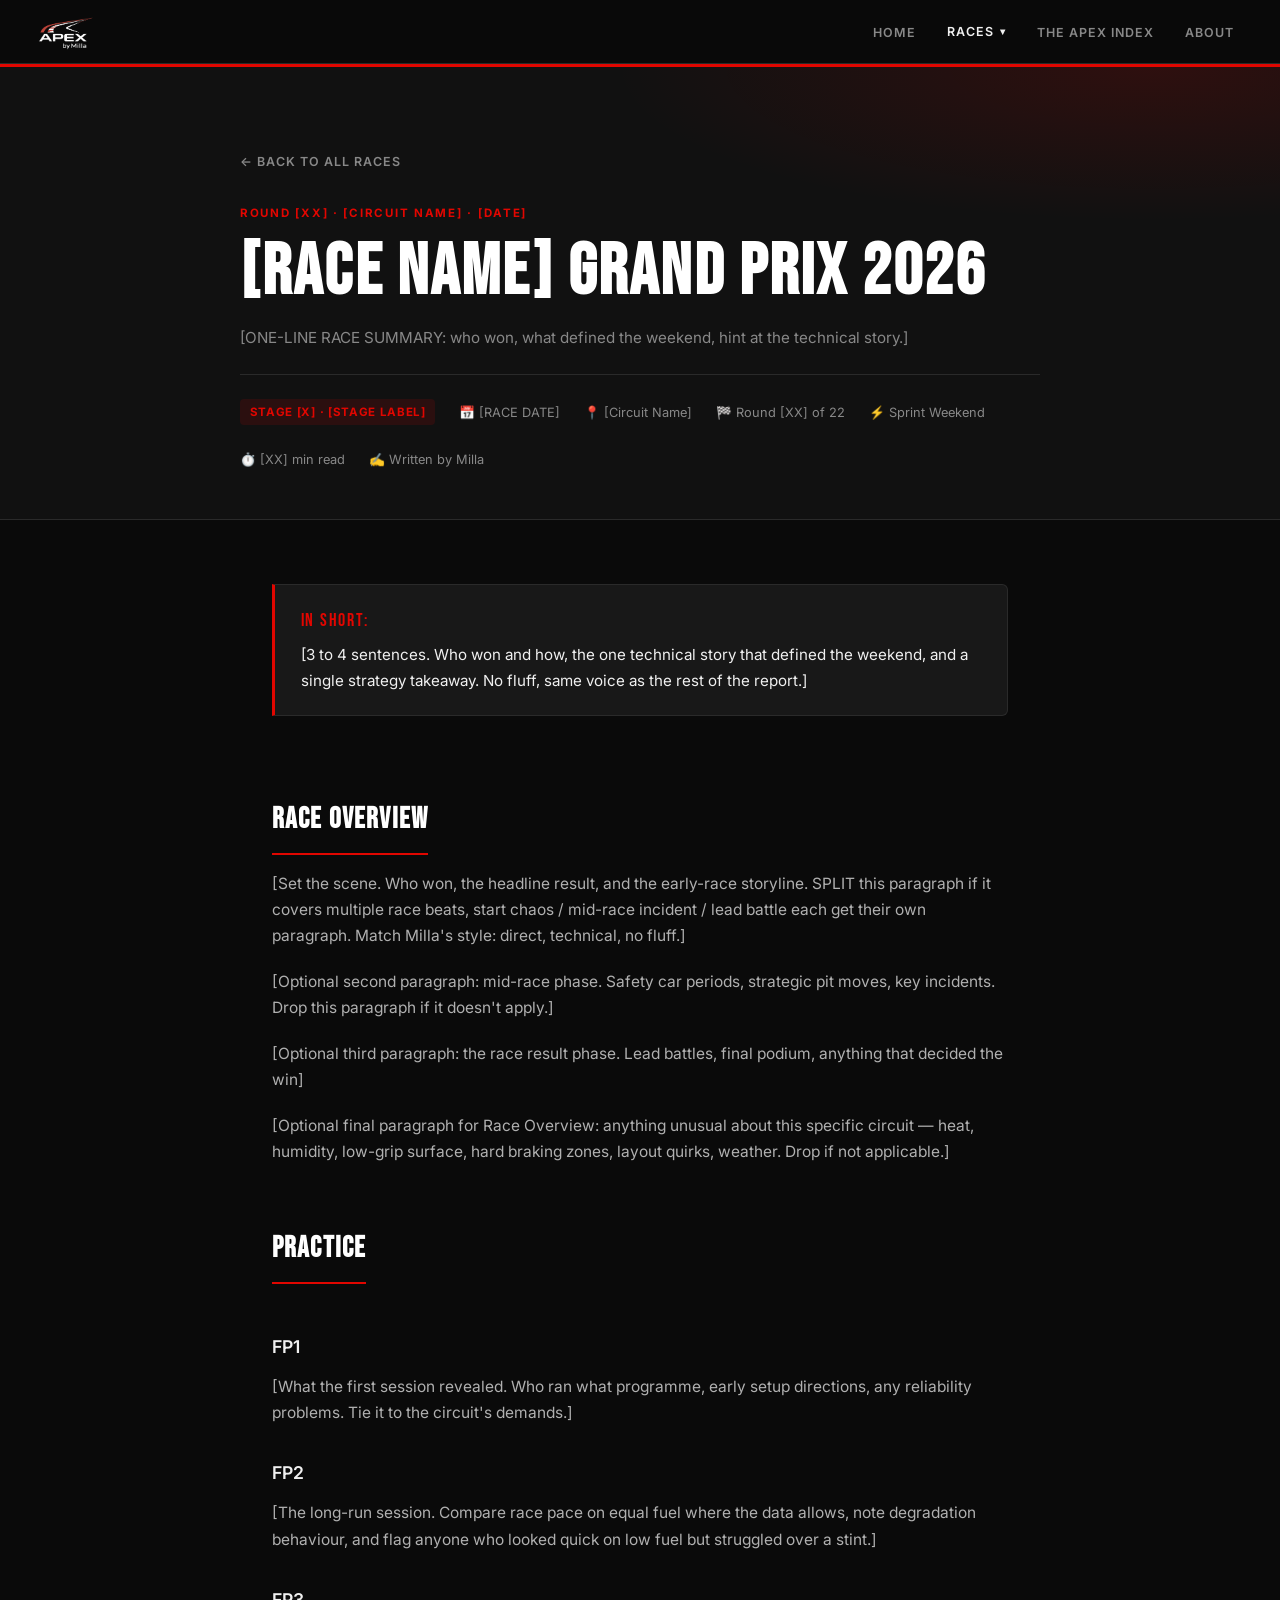
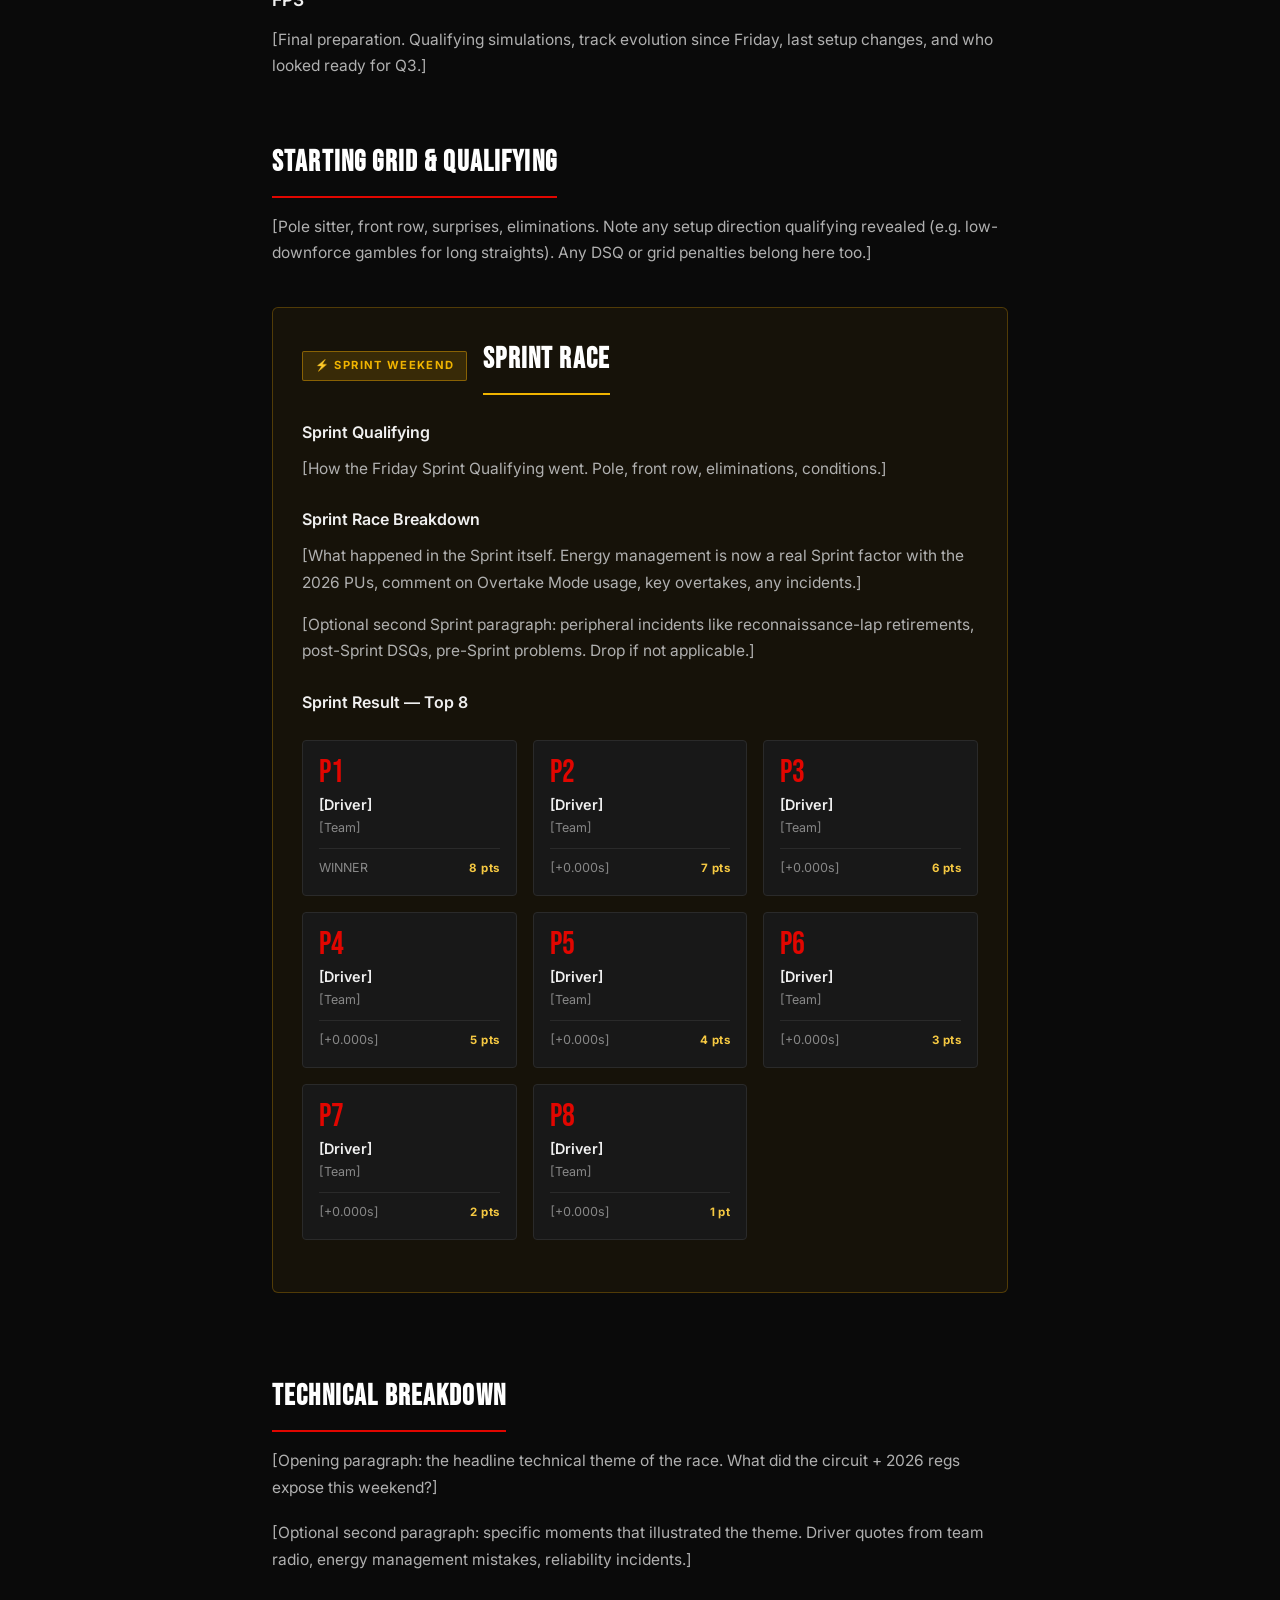
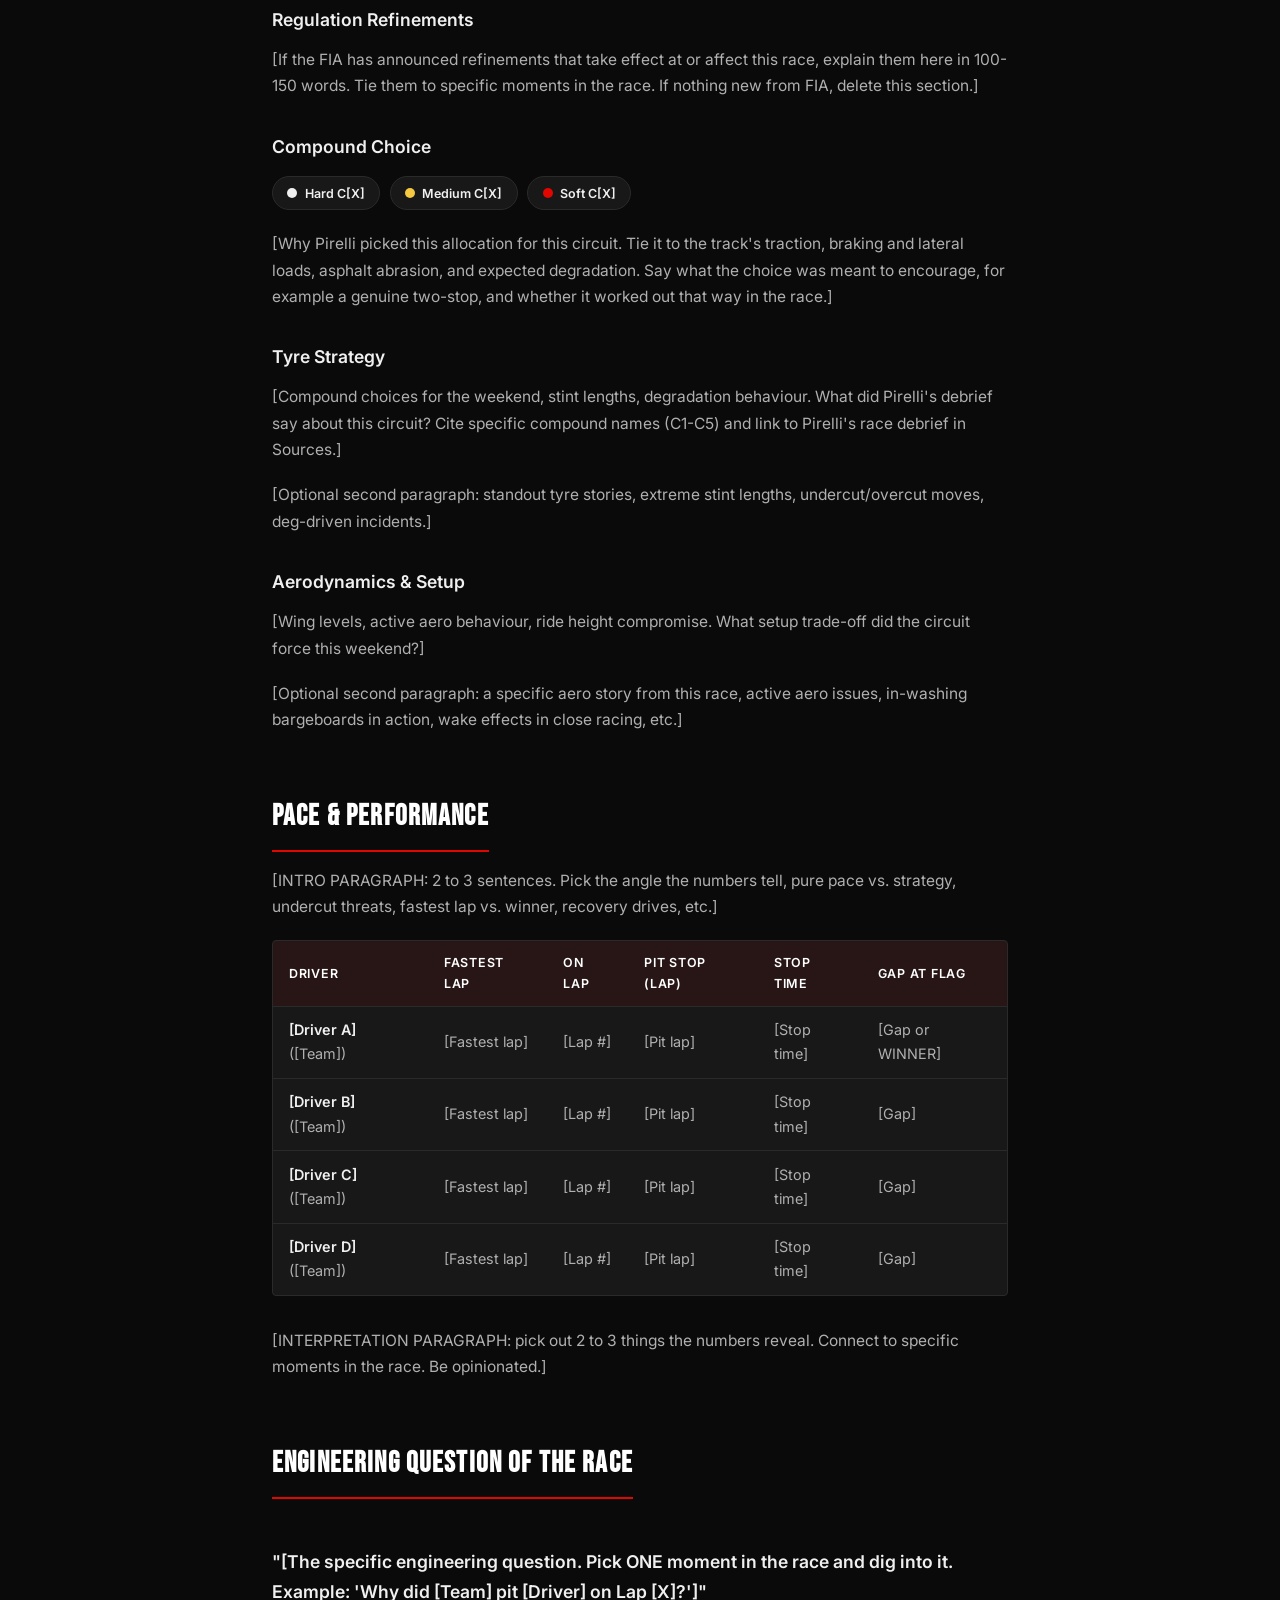
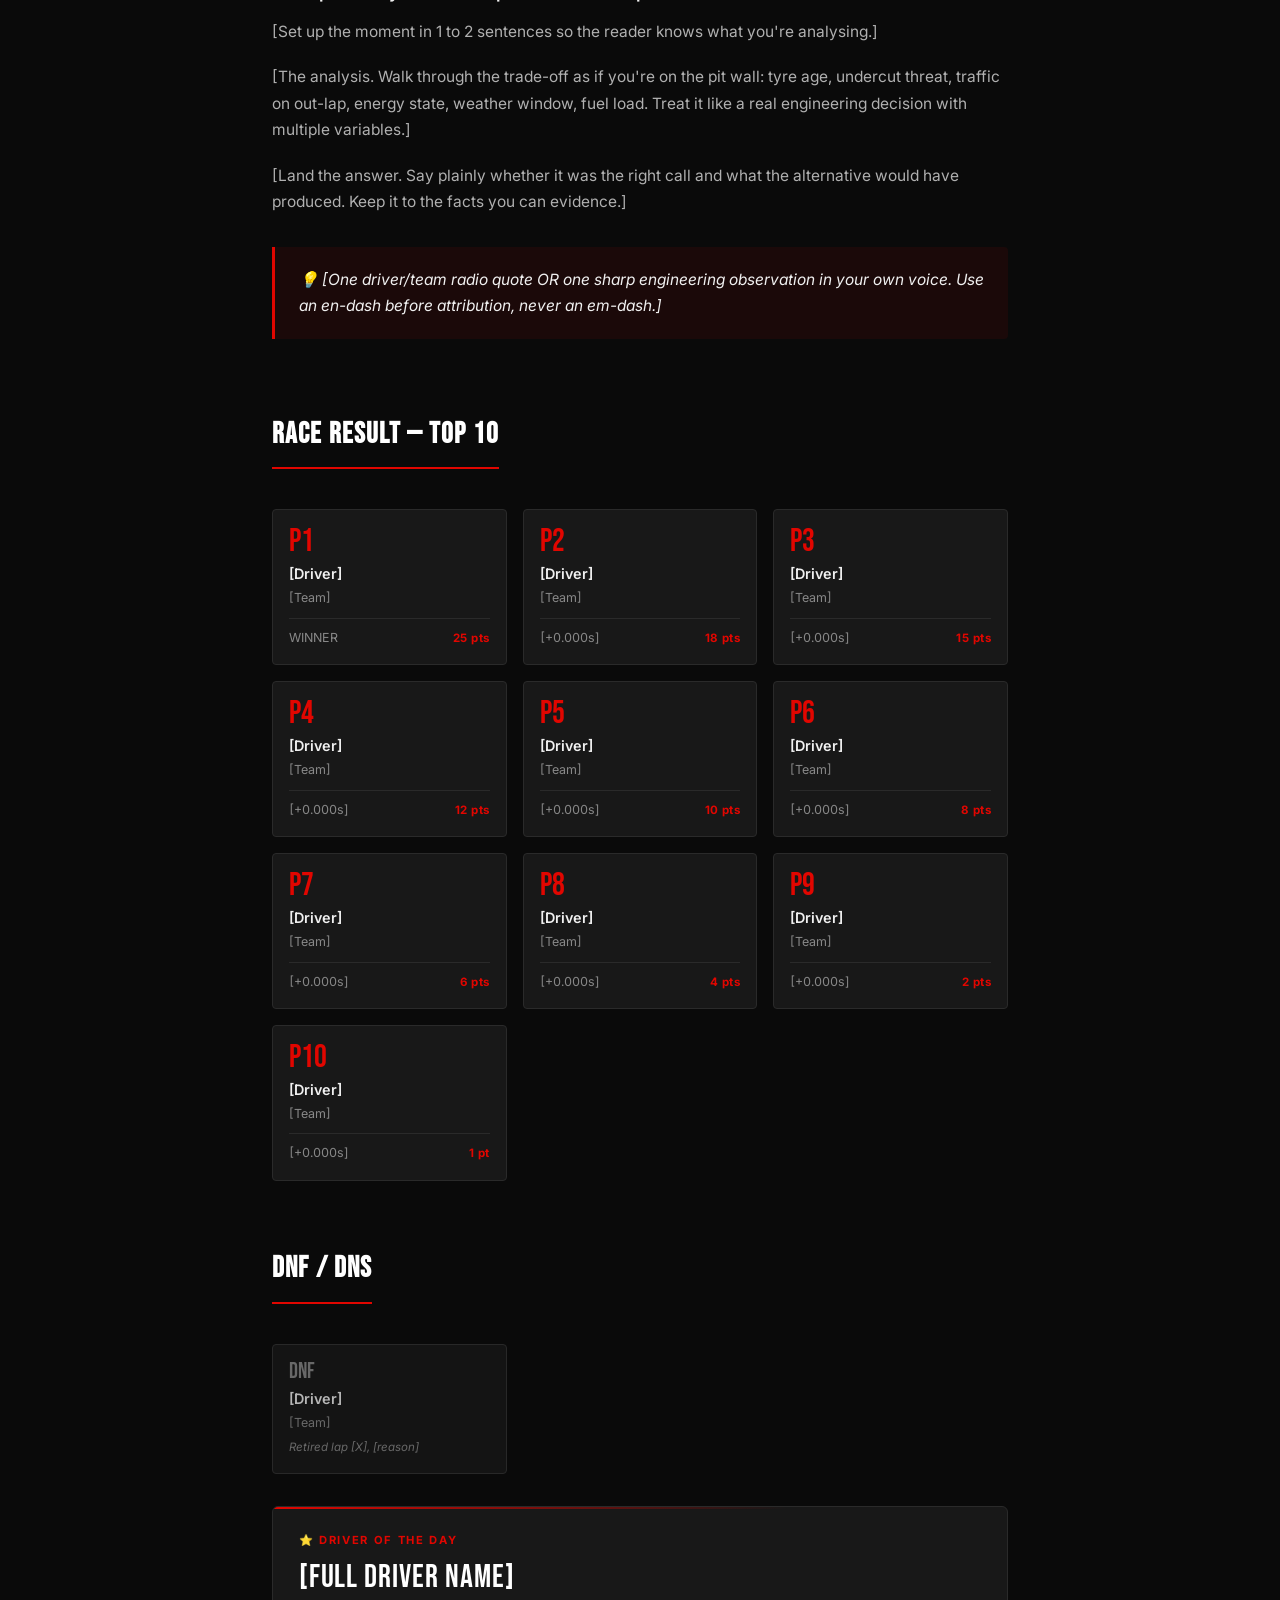
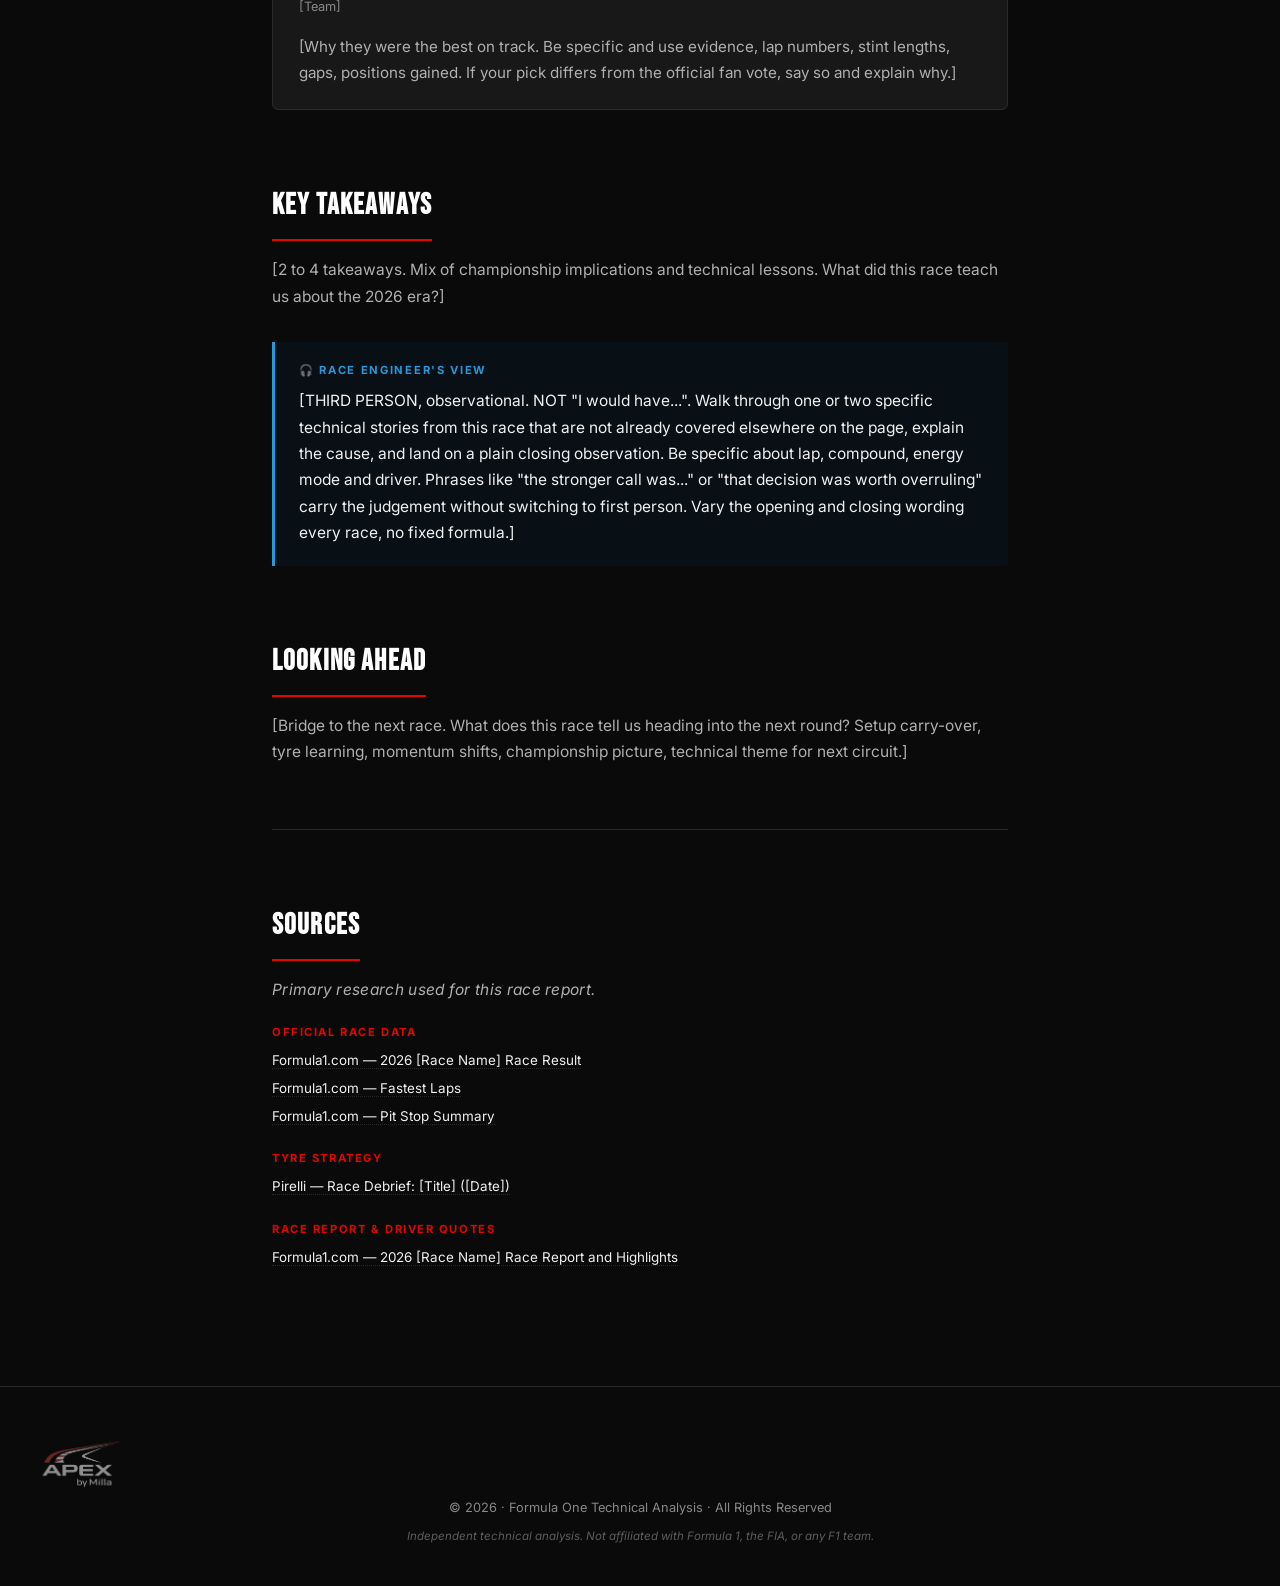
<file: races/NEW-RACE-TEMPLATE.html>
<!DOCTYPE html>
<!--
  ╔══════════════════════════════════════════════════════════════════╗
  ║   APEX BY MILLA — RACE REPORT TEMPLATE                           ║
  ║                                                                  ║
  ║   HOW TO USE:                                                    ║
  ║   1. Make a copy of this file and rename it to the race          ║
  ║      (e.g. canada.html, monaco.html).                            ║
  ║   2. Find every [SQUARE BRACKET] placeholder and replace it      ║
  ║      with the real info.                                         ║
  ║   3. Pick a signature race colour and update the two CSS spots   ║
  ║      flagged with /* SIGNATURE COLOUR */ (see memory for         ║
  ║      country-by-country palette).                                ║
  ║   4. Update the navbar in this file AND in all other race        ║
  ║      pages to add a link to this new race.                       ║
  ║   5. Update index.html: navbar, about-stat counter, season       ║
  ║      progress (counter + bar width), race cards grid, footer.    ║
  ║   6. Update the new-blog-banner in index.html: href, date, text. ║
  ║                                                                  ║
  ║   STAGE 2 SECTIONS INCLUDED:                                     ║
  ║     • Pace & Performance Comparison (with mobile-responsive      ║
  ║       table wrapper)                                             ║
  ║     • Engineering Question of the Race                           ║
  ║     • Race Engineer's View                                       ║
  ║     • Regulation Refinements (only mention if there's something  ║
  ║       new from FIA, remove or skip otherwise)                    ║
  ║                                                                  ║
  ║   STAGE 3 SECTIONS INCLUDED (Silverstone, Round 09, onwards):    ║
  ║     • The short version (TL;DR box at the top, write it LAST)    ║
  ║     • Practice: FP1, FP2 and FP3 recaps                          ║
  ║       (sprint weekends run FP1 only, delete the other two)       ║
  ║     • Compound Choice, with Pirelli-coloured compound pills      ║
  ║     • Driver of the Day, your own pick with the reasoning        ║
  ║     • Points and gap columns on both result grids                ║
  ║     • Stage badge with an explanatory hover tooltip              ║
  ║                                                                  ║
  ║   ALSO INCLUDED:                                                 ║
  ║     • Sprint Box (gold-accented) — remove for non-Sprint races   ║
  ║     • Post-race penalty asterisk CSS — apply if penalties        ║
  ║       changed the on-road order                                  ║
  ║     • Sources section at the bottom — fill with primary sources  ║
  ║     • Independence/non-affiliation disclaimer in footer          ║
  ║                                                                  ║
  ║   RULES (from memory — these MUST be followed):                  ║
  ║                                                                  ║
  ║   NAMES — the surname-only rule:                                 ║
  ║     • First mention of a driver in PROSE uses the full name.     ║
  ║       Every mention after that is surname only.                  ║
  ║       e.g. "Charles Leclerc seized the lead" ... later ...       ║
  ║            "Leclerc was forced to defend"                        ║
  ║     • EXCEPTION 1: pull-quote and highlight-box attributions     ║
  ║       always keep the FULL name, even late in the report.        ║
  ║     • EXCEPTION 2: lists of drivers keep everyone's full name,   ║
  ║       even if one of them was already mentioned.                 ║
  ║     • EXCEPTION 3: "Kimi" is fine as a first-name reference      ║
  ║       for Antonelli.                                             ║
  ║     • NEVER apply this inside result cards, DNF cards, pace      ║
  ║       tables, or the words of a verbatim quote. Those follow     ║
  ║       the official classification.                               ║
  ║                                                                  ║
  ║   PUNCTUATION:                                                   ║
  ║     • NO em dashes in prose. Use a comma, or rewrite.            ║
  ║       Em dashes are allowed ONLY in: title and meta tags,        ║
  ║       section headings (Race Result — Top 10), aria-labels,      ║
  ║       and source link text.                                      ║
  ║     • En dashes are allowed in ONE place only: directly          ║
  ║       before a quote attribution in the highlight box.           ║
  ║       Never mid-sentence. Use a comma there instead.             ║
  ║     • NO semicolons in prose. Split the sentence, or use         ║
  ║       "and" / "which".                                           ║
  ║     • Avoid colons in prose, DNF reason cards included.          ║
  ║       DNF format is "Retired lap 6, start contact".              ║
  ║     • Oxford comma in every list of three or more.               ║
  ║                                                                  ║
  ║   TERMINOLOGY:                                                   ║
  ║     • Corners are ALWAYS "Turn 4", never a proper name.          ║
  ║       Only exception is a globally famous nickname stated        ║
  ║       with the number ("the Wall of Champions at Turn 14").      ║
  ║     • Tyre compounds are capitalised: Hard, Medium, Soft,        ║
  ║       with codes C1 to C5. Descriptive adjectives stay           ║
  ║       lower case ("the softer tyre").                            ║
  ║                                                                  ║
  ║   VOICE:                                                         ║
  ║     • Preserve Milla's writing exactly. Only fix typos.          ║
  ║     • Race Engineer's View is THIRD PERSON and observational,    ║
  ║       never "I would have...". See the section note below.       ║
  ║     • Flag unconfirmed theories in first person instead          ║
  ║       ("my theory is that...") and say what IS confirmed.        ║
  ║     • Technical sections carry no literary flourish at all.      ║
  ║       Race Overview and Looking Ahead may open with one.         ║
  ║     • Split long paragraphs at natural beat breaks.              ║
  ║     • Verify all race data and engineering claims against        ║
  ║       primary sources (F1.com, FIA, Pirelli) before writing.     ║
  ║     • Never describe the site as a "fan" project.                ║
  ╚══════════════════════════════════════════════════════════════════╝
-->
<html lang="en">
<head>
  <meta charset="UTF-8" />
  <meta name="viewport" content="width=device-width, initial-scale=1.0" />
  <title>2026 [RACE NAME] GP Technical Analysis — Apex by Milla</title>
  <meta name="description" content="[150–160 CHAR DESCRIPTION: e.g. '[Winner] takes victory at [Circuit]. Technical breakdown of tyre strategy, energy management and aero setup — by Milla.']" />

  <!-- Open Graph -->
  <meta property="og:type"        content="article" />
  <meta property="og:url"         content="https://apexbymilla.com/races/[FILENAME].html" />
  <meta property="og:title"       content="2026 [RACE NAME] GP Technical Analysis — Apex by Milla" />
  <meta property="og:description" content="[SAME AS META DESCRIPTION ABOVE]" />
  <meta property="og:image"       content="https://apexbymilla.com/social-share.png" />
  <meta property="article:published_time" content="[RACE-DATE-YYYY-MM-DD]" />

  <!-- Twitter Card -->
  <meta name="twitter:card"        content="summary_large_image" />
  <meta name="twitter:site"        content="@apexbymilla" />
  <meta name="twitter:title"       content="2026 [RACE NAME] GP Technical Analysis — Apex by Milla" />
  <meta name="twitter:description" content="[SAME AS META DESCRIPTION ABOVE]" />
  <meta name="twitter:image"       content="https://apexbymilla.com/social-share.png" />

  <!-- Canonical -->
  <link rel="canonical" href="https://apexbymilla.com/races/[FILENAME].html" />

  <!-- Structured Data -->
  <script type="application/ld+json">
  {
    "@context": "https://schema.org",
    "@type": "BlogPosting",
    "headline": "2026 [RACE NAME] GP Technical Analysis",
    "description": "[SAME AS META DESCRIPTION ABOVE]",
    "author": { "@type": "Person", "name": "Milla", "url": "https://apexbymilla.com" },
    "publisher": { "@type": "Organization", "name": "Apex by Milla", "url": "https://apexbymilla.com" },
    "datePublished": "[RACE-DATE-YYYY-MM-DD]",
    "url": "https://apexbymilla.com/races/[FILENAME].html",
    "mainEntityOfPage": "https://apexbymilla.com/races/[FILENAME].html"
  }
  </script>

  <style>
/* ================================================
   APEX BY MILLA — Global Stylesheet (inline)
   ================================================ */

@import url('https://fonts.googleapis.com/css2?family=Inter:wght@300;400;500;600;700;900&family=Bebas+Neue&display=swap');

*, *::before, *::after { box-sizing: border-box; margin: 0; padding: 0; }

:root {
  --red:       #E10600;
  --red-dark:  #b00400;
  --black:     #0a0a0a;
  --dark:      #111111;
  --card:      #181818;
  --border:    #2a2a2a;
  --text:      #f0f0f0;
  --muted:     #888888;
  --white:     #ffffff;
  --gold:      #F5C842;
}

html { scroll-behavior: smooth; }

body {
  background-color: var(--black);
  color: var(--text);
  font-family: 'Inter', sans-serif;
  font-size: 16px;
  line-height: 1.7;
  min-height: 100vh;
}

a { color: inherit; text-decoration: none; }
img { max-width: 100%; display: block; }

::-webkit-scrollbar { width: 6px; }
::-webkit-scrollbar-track { background: var(--dark); }
::-webkit-scrollbar-thumb { background: #E10600; border-radius: 3px; } /* SIGNATURE COLOUR */

/* ---------- Navigation ---------- */
.navbar {
  position: sticky; top: 0; z-index: 100;
  background: rgba(10,10,10,0.95);
  backdrop-filter: blur(12px);
  border-bottom: 1px solid var(--border);
  padding: 0 2rem;
  display: flex; align-items: center; justify-content: space-between;
  height: 64px;
}
.nav-logo { display: flex; align-items: center; flex-shrink: 0; }
.nav-links { display: flex; align-items: center; gap: 0.25rem; list-style: none; }
.nav-links a {
  font-size: 0.78rem; font-weight: 600; letter-spacing: 0.08em;
  text-transform: uppercase; color: var(--muted);
  padding: 0.45rem 0.85rem; border-radius: 4px;
  transition: color 0.2s, background 0.2s; white-space: nowrap;
}
.nav-links a:hover, .nav-links a.active { color: var(--white); background: var(--border); }
.nav-links a.race-link { color: var(--text); }
.nav-links a.race-link:hover { color: var(--red); background: rgba(225,6,0,0.1); }
.nav-links a.race-link.active { color: var(--red); background: rgba(225,6,0,0.1); }

.hamburger {
  display: none; flex-direction: column; gap: 5px; cursor: pointer;
  background: none; border: none; padding: 4px;
}
.hamburger span { display: block; width: 24px; height: 2px; background: var(--text); border-radius: 2px; transition: all 0.3s; }

/* ---------- Races dropdown ---------- */
/* Replaces the long per-race link list so the navbar still fits as the
   season grows. Desktop opens on hover, mobile and keyboard open on click. */
.nav-races { position: relative; }
.nav-races-toggle {
  font-family: inherit; font-size: 0.78rem; font-weight: 600; letter-spacing: 0.08em;
  text-transform: uppercase; color: var(--text);
  background: none; border: none; cursor: pointer;
  padding: 0.45rem 0.85rem; border-radius: 4px;
  display: flex; align-items: center; gap: 0.35rem; white-space: nowrap;
  transition: color 0.2s, background 0.2s;
}
.nav-races-toggle:hover,
.nav-races.current > .nav-races-toggle,
.nav-races.open > .nav-races-toggle { color: var(--red); background: rgba(225,6,0,0.1); }
.nav-races-toggle .nav-chev { font-size: 0.6rem; line-height: 1; transition: transform 0.2s; }
.nav-races.open .nav-chev { transform: rotate(180deg); }
.nav-races-panel {
  position: absolute; top: calc(100% + 0.45rem); left: 0;
  background: var(--dark); border: 1px solid var(--border); border-radius: 6px;
  padding: 0.6rem; box-shadow: 0 14px 34px rgba(0,0,0,0.6);
  display: none; z-index: 120;
}
.nav-races.open > .nav-races-panel { display: block; }
/* Invisible bridge over the gap between the button and the panel, so the
   mouse never leaves the dropdown on its way down to a race. */
.nav-races-panel::before { content: ""; position: absolute; left: 0; right: 0; top: -0.6rem; height: 0.6rem; }
/* ✏️ Once you pass about 12 races, change repeat(2 to repeat(3 so the panel
   stays short rather than tall. */
.nav-races-grid { display: grid; grid-template-columns: repeat(2, minmax(148px, 1fr)); gap: 0.1rem; }
.nav-races-panel a {
  display: block; white-space: nowrap; padding: 0.5rem 0.75rem; border-radius: 4px;
  font-size: 0.78rem; font-weight: 600; letter-spacing: 0.05em; text-transform: uppercase;
  color: var(--text); transition: color 0.2s, background 0.2s;
}
.nav-races-panel a:hover,
.nav-races-panel a.active { color: var(--red); background: rgba(225,6,0,0.1); }
@media (max-width: 768px) {
  .nav-races-toggle { width: 100%; justify-content: space-between; padding: 0.7rem 1rem; font-size: 0.85rem; }
  .nav-races-panel {
    position: static; border: none; background: none; box-shadow: none;
    padding: 0 0 0.3rem 0.6rem;
  }
  .nav-races-grid { grid-template-columns: 1fr; }
  .nav-races-panel a { padding: 0.55rem 1rem; font-size: 0.85rem; }
}

/* ---------- Blog Hero ---------- */
.blog-hero {
  background: var(--dark);
  border-bottom: 1px solid var(--border);
  border-top: 3px solid #E10600; /* SIGNATURE COLOUR — replace with race signature colour from memory */
  padding: 5rem 2rem 3rem;
  position: relative;
}
.blog-hero::before {
  content: '';
  position: absolute;
  top: 0;
  left: 0;
  right: 0;
  height: 220px;
  background: radial-gradient(ellipse 60% 100% at 90% 0%, rgba(225,6,0,0.14) 0%, transparent 70%); /* SIGNATURE COLOUR — replace rgba with race signature colour rgb */
  pointer-events: none;
}
.blog-hero-inner { max-width: 800px; margin: 0 auto; position: relative; }
.blog-back {
  display: inline-flex; align-items: center; gap: 0.4rem;
  font-size: 0.78rem; font-weight: 600; letter-spacing: 0.08em; text-transform: uppercase;
  color: var(--muted); margin-bottom: 2rem; transition: color 0.2s;
}
.blog-back:hover { color: var(--text); }
.blog-round {
  font-size: 0.72rem; font-weight: 700; letter-spacing: 0.15em;
  text-transform: uppercase; color: var(--red); margin-bottom: 0.8rem;
}
.blog-title {
  font-family: 'Bebas Neue', sans-serif;
  font-size: clamp(2.5rem, 6vw, 4.5rem);
  letter-spacing: 0.03em; color: var(--white); line-height: 1; margin-bottom: 1rem;
}
.blog-meta {
  display: flex; gap: 1.5rem; flex-wrap: wrap;
  font-size: 0.8rem; color: var(--muted);
  margin-top: 1.5rem; padding-top: 1.5rem; border-top: 1px solid var(--border);
}
.blog-meta span { display: flex; align-items: center; gap: 0.4rem; }

/* ---------- Apex tooltip (shared engine) ---------- */
/* Drives the stage badge now and the glossary terms later. Any element with
   class="apex-tip" holding an .apex-tip-box child works, no extra JS needed. */
.apex-tip { position: relative; cursor: help; }
.apex-tip:focus-visible { outline: 2px solid var(--red); outline-offset: 2px; }
.apex-tip-box {
  position: absolute; top: calc(100% + 0.55rem); left: 0;
  width: max-content; max-width: 260px;
  background: var(--dark); border: 1px solid var(--border); border-radius: 6px;
  padding: 0.7rem 0.85rem; box-shadow: 0 14px 34px rgba(0,0,0,0.6);
  display: none; z-index: 130;
  text-align: left; white-space: normal;
  font-weight: 400; letter-spacing: 0; text-transform: none;
}
.apex-tip.open > .apex-tip-box { display: block; }
/* Invisible bridge over the gap between the term and the box, so moving the
   mouse down onto the box (and its Apex Index link) does not close it */
.apex-tip-box::before { content: ""; position: absolute; left: 0; right: 0; top: -0.7rem; height: 0.7rem; }
.apex-tip.tip-up > .apex-tip-box { top: auto; bottom: calc(100% + 0.55rem); }
.apex-tip.tip-up > .apex-tip-box::before { top: auto; bottom: -0.7rem; }
/* flipped when the box would run off the right edge */
.apex-tip.tip-flip > .apex-tip-box { left: auto; right: 0; }
.apex-tip-term {
  display: block; color: var(--red);
  font-size: 0.72rem; font-weight: 700; letter-spacing: 0.08em;
  text-transform: uppercase; margin-bottom: 0.3rem;
}
.apex-tip-def { display: block; color: var(--text); font-size: 0.8rem; line-height: 1.5; }
.apex-tip-link {
  display: inline-block; margin-top: 0.5rem;
  color: var(--muted); font-size: 0.72rem; font-weight: 600; transition: color 0.2s;
}
.apex-tip-link:hover { color: var(--red); }
/* .blog-meta span sets display:flex on every span inside it, so the tooltip
   parts need winning back explicitly. */
.blog-meta .apex-tip-box { display: none; }
.blog-meta .apex-tip.open > .apex-tip-box { display: block; }
.blog-meta .apex-tip-term, .blog-meta .apex-tip-def { display: block; }
.blog-meta .apex-tip-link { display: inline-block; }
/* Stage badge, moved out of an inline style so the tooltip can anchor to it */
.stage-badge {
  background: rgba(225,6,0,0.12); color: var(--red);
  font-weight: 700; font-size: 0.72rem; letter-spacing: 0.06em;
  text-transform: uppercase; padding: 0.2rem 0.6rem; border-radius: 4px;
}
@media (max-width: 480px) { .apex-tip-box { max-width: 78vw; } }

/* ---------- Blog Content ---------- */
.blog-content { max-width: 800px; margin: 0 auto; padding: 4rem 2rem 6rem; }
.blog-content h2 {
  font-family: 'Bebas Neue', sans-serif;
  font-size: 1.8rem; letter-spacing: 0.04em; color: var(--white);
  margin-top: 2.5rem; margin-bottom: 1rem;
  padding-bottom: 0.5rem; border-bottom: 2px solid var(--red); display: inline-block;
}
.blog-content h3 {
  font-size: 1.1rem; font-weight: 600; color: var(--text);
  margin-top: 2rem; margin-bottom: 0.75rem;
}
.blog-content p { color: #b0b0b0; margin-bottom: 1.2rem; font-size: 0.97rem; }
.blog-content strong { color: var(--text); font-weight: 600; }

.highlight-box {
  background: rgba(225,6,0,0.08);
  border-left: 3px solid var(--red);
  padding: 1.2rem 1.5rem; border-radius: 0 4px 4px 0;
  margin: 2rem 0;
}
.highlight-box p { margin: 0; color: var(--text); font-style: italic; }

/* ---------- Driver / DNF Cards ---------- */
.driver-grid {
  display: grid;
  grid-template-columns: repeat(auto-fill, minmax(200px, 1fr));
  gap: 1rem; margin: 1.5rem 0;
}
.driver-card { background: var(--card); border: 1px solid var(--border); border-radius: 4px; padding: 1rem; }
.driver-pos { font-family: 'Bebas Neue', sans-serif; font-size: 2rem; color: var(--red); line-height: 1; }
.driver-name { font-weight: 600; font-size: 0.9rem; color: var(--text); margin-top: 0.25rem; }
.driver-team { font-size: 0.78rem; color: var(--muted); }

/* ---------- Result card points and gap (Stage 3) ---------- */
.driver-result {
  display: flex; align-items: baseline; justify-content: space-between; gap: 0.5rem;
  margin-top: 0.6rem; padding-top: 0.5rem; border-top: 1px solid var(--border);
}
.driver-gap { font-size: 0.78rem; color: var(--muted); font-variant-numeric: tabular-nums; }
.driver-points { font-size: 0.72rem; font-weight: 700; letter-spacing: 0.04em; color: var(--red); white-space: nowrap; }
/* Sprint cards borrow the gold accent so the two grids read differently */
.sprint-box .driver-points { color: var(--gold); }
.dnf-card .driver-result { display: none; }

.dnf-card { border-color: #333333; opacity: 0.75; }
.dnf-pos { font-family: 'Bebas Neue', sans-serif; font-size: 1.4rem; color: var(--muted) !important; line-height: 1; }
.dnf-reason { font-size: 0.72rem; color: var(--muted); margin-top: 0.3rem; font-style: italic; }

/* Penalty / position-change note under driver cards */
.position-note {
  font-size: 0.7rem;
  color: var(--gold);
  margin-top: 0.4rem;
  font-style: italic;
  line-height: 1.3;
}
.penalty-footnote {
  font-size: 0.78rem;
  color: var(--muted);
  font-style: italic;
  margin-top: 1rem;
  padding-left: 0.8rem;
  border-left: 2px solid var(--gold);
}

/* ---------- Sprint Weekend ---------- */
.sprint-box {
  background: rgba(255, 180, 0, 0.05);
  border: 1px solid rgba(255, 180, 0, 0.25);
  border-radius: 6px;
  padding: 1.8rem;
  margin: 2.5rem 0;
}
.sprint-header { display: flex; align-items: center; gap: 1rem; margin-bottom: 1.2rem; }
.sprint-badge {
  background: rgba(255, 180, 0, 0.15);
  border: 1px solid rgba(255, 180, 0, 0.4);
  color: #f0b400;
  font-size: 0.7rem; font-weight: 700; letter-spacing: 0.12em;
  text-transform: uppercase; padding: 0.3rem 0.75rem; border-radius: 2px; white-space: nowrap;
}
.sprint-title {
  font-family: 'Bebas Neue', sans-serif;
  font-size: 1.8rem; letter-spacing: 0.04em; color: var(--white);
  border-bottom: 2px solid #f0b400 !important;
  display: inline-block; padding-bottom: 0.3rem; margin: 0 !important;
}
.sprint-box h3 { font-size: 1rem; font-weight: 600; color: var(--text); margin-top: 1.5rem; margin-bottom: 0.6rem; }
.sprint-box p { color: #b0b0b0; font-size: 0.97rem; margin-bottom: 1rem; }

/* ---------- Stage 2 Pace Table ---------- */
.pace-table-wrapper {
  margin: 1.2rem 0 2rem;
  overflow-x: auto;
  -webkit-overflow-scrolling: touch;
  border-radius: 4px;
  border: 1px solid var(--border);
  background: var(--card);
}
.pace-table {
  width: 100%;
  border-collapse: collapse;
  margin: 0;
  font-size: 0.9rem;
}
.pace-table th, .pace-table td {
  padding: 0.7rem 1rem;
  text-align: left;
  border-bottom: 1px solid var(--border);
}
.pace-table th {
  background: rgba(225,6,0,0.08);
  color: var(--white);
  font-weight: 600;
  font-size: 0.78rem;
  letter-spacing: 0.06em;
  text-transform: uppercase;
}
.pace-table tr:last-child td { border-bottom: none; }
.pace-table td { color: #b0b0b0; }
.pace-table td strong { color: var(--text); }

/* ---------- Engineer's View Box ---------- */
.engineer-box {
  background: rgba(0, 120, 200, 0.06);
  border-left: 3px solid #2898d8;
  padding: 1.2rem 1.5rem;
  border-radius: 0 4px 4px 0;
  margin: 2rem 0;
}
.engineer-box .engineer-label {
  font-size: 0.7rem;
  font-weight: 700;
  letter-spacing: 0.15em;
  text-transform: uppercase;
  color: #2898d8;
  margin-bottom: 0.5rem;
  display: block;
}
.engineer-box p { margin: 0; color: var(--text); }

/* ---------- Stage 3: the short version (TL;DR) ---------- */
.short-version {
  background: var(--card); border: 1px solid var(--border);
  border-left: 3px solid var(--red); border-radius: 0 6px 6px 0;
  padding: 1.3rem 1.6rem; margin: 0 0 2.5rem;
}
.short-version-label {
  font-family: 'Bebas Neue', sans-serif; font-size: 1.1rem;
  letter-spacing: 0.1em; text-transform: uppercase; color: var(--red);
  display: block; margin-bottom: 0.4rem;
}
.short-version p { margin: 0; color: var(--text); font-size: 0.95rem; }

/* ---------- Stage 3: compound choice pills ---------- */
.compound-row { display: flex; gap: 0.6rem; flex-wrap: wrap; margin: 0.9rem 0 1.3rem; }
.compound-pill {
  display: inline-flex; align-items: center; gap: 0.45rem;
  background: var(--card); border: 1px solid var(--border); border-radius: 20px;
  padding: 0.35rem 0.9rem; font-size: 0.78rem; font-weight: 600; color: var(--text);
}
.compound-dot { width: 10px; height: 10px; border-radius: 50%; display: inline-block; flex-shrink: 0; }
/* Pirelli colours: Hard white, Medium yellow, Soft red */
.compound-hard   .compound-dot { background: #f0f0f0; }
.compound-medium .compound-dot { background: #F5C842; }
.compound-soft   .compound-dot { background: #E10600; }

/* ---------- Stage 3: Driver of the Day ---------- */
.dotd-card {
  background: var(--card); border: 1px solid var(--border); border-radius: 6px;
  padding: 1.5rem 1.6rem; margin: 2rem 0; position: relative; overflow: hidden;
}
.dotd-card::before {
  content: ''; position: absolute; top: 0; left: 0; right: 0; height: 2px;
  background: linear-gradient(90deg, var(--red), transparent 70%);
}
.dotd-label {
  font-size: 0.7rem; font-weight: 700; letter-spacing: 0.15em; text-transform: uppercase;
  color: var(--red); display: block; margin-bottom: 0.7rem;
}
.dotd-name {
  font-family: 'Bebas Neue', sans-serif; font-size: 2rem; letter-spacing: 0.03em;
  color: var(--white); line-height: 1; margin-bottom: 0.15rem;
}
.dotd-team { font-size: 0.8rem; color: var(--muted); margin-bottom: 1rem; }
.dotd-card p { margin: 0; color: #b0b0b0; font-size: 0.95rem; }

/* ---------- Footer ---------- */
.footer {
  padding: 2.5rem 2rem; text-align: center;
  color: var(--muted); font-size: 0.8rem;
  border-top: 1px solid var(--border);
}
.footer span { color: var(--red); }

/* ---------- Responsive ---------- */
@media (max-width: 768px) {
  .nav-links {
    display: none; position: fixed; top: 64px; left: 0; right: 0;
    background: var(--dark); border-bottom: 1px solid var(--border);
    flex-direction: column; align-items: stretch; padding: 1rem; gap: 0.25rem;
  }
  .nav-links.open { display: flex; }
  .nav-links a { padding: 0.7rem 1rem; font-size: 0.85rem; }
  .hamburger { display: flex; }
  .blog-hero { padding: 3.5rem 1.5rem 2rem; }
  .blog-meta { gap: 0.8rem; font-size: 0.75rem; }
  .blog-content { padding: 2.5rem 1.5rem 4rem; }
  .blog-content h2 { font-size: 1.4rem; }
  .driver-grid { grid-template-columns: 1fr; }
  .pace-table { font-size: 0.82rem; }
  .pace-table th, .pace-table td { padding: 0.55rem 0.7rem; }
}

/* ---------- Sources Section ---------- */
.sources-section {
  margin-top: 4rem;
  padding-top: 2rem;
  border-top: 1px solid var(--border);
}
.sources-title {
  font-family: 'Bebas Neue', sans-serif;
  font-size: 1.4rem;
  letter-spacing: 0.05em;
  color: var(--muted);
  margin-bottom: 0.3rem;
  text-transform: uppercase;
}
.sources-subtitle {
  font-size: 0.78rem;
  color: var(--muted);
  font-style: italic;
  margin-bottom: 1.5rem;
  letter-spacing: 0.02em;
}
.sources-group { margin-bottom: 1.4rem; }
.sources-group-label {
  font-size: 0.7rem;
  font-weight: 700;
  letter-spacing: 0.14em;
  text-transform: uppercase;
  color: var(--red);
  margin-bottom: 0.5rem;
}
.sources-list { list-style: none; padding: 0; margin: 0; }
.sources-list li {
  font-size: 0.84rem;
  color: #b0b0b0;
  margin-bottom: 0.45rem;
  line-height: 1.55;
}
.sources-list a {
  color: var(--text);
  text-decoration: none;
  border-bottom: 1px dotted var(--border);
  transition: color 0.2s, border-color 0.2s;
}
.sources-list a:hover {
  color: var(--red);
  border-bottom-color: var(--red);
}

/* ---------- Scroll Animations ---------- */
.reveal { opacity: 0; transform: translateY(28px); transition: opacity 0.65s ease, transform 0.65s ease; }
.reveal.visible { opacity: 1; transform: translateY(0); }
.reveal-delay-1 { transition-delay: 0.1s; }
.reveal-delay-2 { transition-delay: 0.2s; }
.reveal-delay-3 { transition-delay: 0.3s; }
</style>
  <link rel="icon" type="image/png" sizes="32x32" href="../favicon-tab.png" />
  <link rel="icon" type="image/png" sizes="192x192" href="../favicon.png" />
  <link rel="apple-touch-icon" href="../apple-touch-icon.png" />
  <link rel="shortcut icon" href="../favicon.ico" />
  <style>
    /* Reading progress bar: sits under the navbar in this race's signature colour, visible throughout */
    .reading-progress {
      position: fixed; top: 64px; left: 0; height: 3px; width: 0;
      background: #E10600; z-index: 90; /* SIGNATURE COLOUR */
      transition: width 0.08s linear; will-change: width; pointer-events: none;
    }
  </style>
</head>
<body>
  <div class="reading-progress" id="readingProgress" aria-hidden="true"></div>

  <!-- ===== NAVIGATION ===== -->
  <nav class="navbar">
    <a href="../index.html" class="nav-logo" aria-label="Apex by Milla — Home">
      <img src="../logo.png" alt="Apex by Milla" style="height:48px;width:auto;">
    </a>
    <ul class="nav-links" id="navLinks">
      <li><a href="../index.html">Home</a></li>

      <!-- ── RACES DROPDOWN ── Add a new <li> inside .nav-races-grid for
           every new race. Nothing else in the navbar needs to change. -->
      <li class="nav-races">
        <button type="button" class="nav-races-toggle" aria-expanded="false" aria-haspopup="true">
          Races <span class="nav-chev" aria-hidden="true">▾</span>
        </button>
        <div class="nav-races-panel">
          <div class="nav-races-grid">
            <a href="australia.html">🇦🇺 Australia</a>
            <a href="china.html">🇨🇳 China</a>
            <a href="japan.html">🇯🇵 Japan</a>
            <a href="miami.html">🇺🇸 Miami</a>
            <a href="canada.html">🇨🇦 Canada</a>
            <a href="monaco.html">🇲🇨 Monaco</a>
            <a href="barcelona.html">🇪🇸 Barcelona</a>
            <a href="austria.html">🇦🇹 Austria</a>
            <a href="silverstone.html">🇬🇧 Silverstone</a>
            <a href="belgium.html">🇧🇪 Belgium</a>
            <a href="hungary.html">🇭🇺 Hungary</a>
            <!-- ✏️ Add the new race here, and mark it class="active"
                 on its own page only:
                 <a href="[FILENAME].html" class="active">🏳️ [Race Name]</a> -->
          </div>
        </div>
      </li>
      <!-- ── END RACES ── -->

      <li><a href="../apex-index.html">The Apex Index</a></li>
      <li><a href="../index.html#about">About</a></li>
    </ul>
    <button class="hamburger" id="hamburger" aria-label="Open menu">
      <span></span><span></span><span></span>
    </button>
  </nav>

  <!-- ===== BLOG HERO ===== -->
  <div class="blog-hero">
    <div class="blog-hero-inner">
      <a href="../index.html" class="blog-back">← Back to All Races</a>
      <div class="blog-round reveal">Round [XX] · [Circuit Name] · [DATE]</div>
      <h1 class="blog-title reveal reveal-delay-1">[RACE NAME] Grand Prix 2026</h1>

      <p style="color: var(--muted); font-size: 0.95rem; margin-top: 1rem;">
        [ONE-LINE RACE SUMMARY: who won, what defined the weekend, hint at the technical story.]
      </p>

      <div class="blog-meta reveal reveal-delay-2">
        <!-- ✏️ Stage badge. Update the stage label as the project moves on. -->
        <span class="apex-tip stage-badge" tabindex="0" role="button" aria-label="Stage [X] , [Stage Label]. What do project stages mean?">Stage [X] · [Stage Label]<span class="apex-tip-box" role="tooltip"><span class="apex-tip-term">Project stages</span><span class="apex-tip-def">Apex is built in stages. Each one adds more technical depth to the race reports, so the analysis develops visibly across the season.</span><a class="apex-tip-link" href="../index.html#about">→ About the project</a></span></span>
        <span>📅 [RACE DATE]</span>
        <span>📍 [Circuit Name]</span>
        <span>🏁 Round [XX] of 22</span>
        <span>⚡ Sprint Weekend</span> <!-- ✏️ REMOVE this line if non-Sprint weekend -->
        <span>⏱️ [XX] min read</span>
        <span>✍️ Written by Milla</span>
      </div>
    </div>
  </div>

  <!-- ===== BLOG CONTENT ===== -->
  <article class="blog-content">

    <!-- ─────────────────────────────
         [STAGE 3 ▸ NEW] · THE SHORT VERSION
         Three or four sentences for a casual reader. Who won, the key
         technical story, and one strategy takeaway. Write it LAST, once
         the report is finished, so it reflects what you actually wrote.
         ───────────────────────────── -->
    <div class="short-version reveal">
      <span class="short-version-label">In short:</span>
      <p>
        [3 to 4 sentences. Who won and how, the one technical story that defined
        the weekend, and a single strategy takeaway. No fluff, same voice as the
        rest of the report.]
      </p>
    </div>


    <!-- ─────────────────────────────────────────────
         SECTION 1 · RACE OVERVIEW
         What happened, the storyline of the weekend.
         ───────────────────────────────────────────── -->
    <h2>Race Overview</h2>
    <p>
      [Set the scene. Who won, the headline result, and the early-race storyline. SPLIT this paragraph if it covers multiple race beats, start chaos / mid-race incident / lead battle each get their own paragraph. Match Milla's style: direct, technical, no fluff.]
    </p>
    <p>
      [Optional second paragraph: mid-race phase. Safety car periods, strategic pit moves, key incidents. Drop this paragraph if it doesn't apply.]
    </p>
    <p>
      [Optional third paragraph: the race result phase. Lead battles, final podium, anything that decided the win]
    </p>
    <p>
      [Optional final paragraph for Race Overview: anything unusual about this specific circuit — heat, humidity, low-grip surface, hard braking zones, layout quirks, weather. Drop if not applicable.]
    </p>


    <!-- ─────────────────────────────
         [STAGE 3 ▸ NEW] · PRACTICE
         What each session actually told the teams. Long-run pace, fuel loads,
         setup directions tried, reliability scares, weather.
         ✏️ SPRINT WEEKENDS only run FP1, so delete the FP2 and FP3 blocks.
         ───────────────────────────── -->
    <h2>Practice</h2>

    <h3>FP1</h3>
    <p>
      [What the first session revealed. Who ran what programme, early setup
      directions, any reliability problems. Tie it to the circuit's demands.]
    </p>

    <h3>FP2</h3>
    <p>
      [The long-run session. Compare race pace on equal fuel where the data
      allows, note degradation behaviour, and flag anyone who looked quick on
      low fuel but struggled over a stint.]
    </p>

    <h3>FP3</h3>
    <p>
      [Final preparation. Qualifying simulations, track evolution since Friday,
      last setup changes, and who looked ready for Q3.]
    </p>


    <!-- ─────────────────────────────────────────────
         SECTION 2 · STARTING GRID & QUALIFYING
         Saturday breakdown, surprises, who underperformed.
         ───────────────────────────────────────────── -->
    <h2>Starting Grid & Qualifying</h2>
    <p>
      [Pole sitter, front row, surprises, eliminations. Note any setup direction qualifying revealed (e.g. low-downforce gambles for long straights). Any DSQ or grid penalties belong here too.]
    </p>


    <!-- ─────────────────────────────────────────────
         SECTION 3 · SPRINT WEEKEND
         Gold-accented box. Sprint Qualifying + Sprint Race + Top 8 grid.
         ───────────────────────────────────────────── -->
    <div class="sprint-box">
      <div class="sprint-header">
        <span class="sprint-badge">⚡ Sprint Weekend</span>
        <h2 class="sprint-title">Sprint Race</h2>
      </div>

      <h3>Sprint Qualifying</h3>
      <p>
        [How the Friday Sprint Qualifying went. Pole, front row, eliminations, conditions.]
      </p>

      <h3>Sprint Race Breakdown</h3>
      <p>
        [What happened in the Sprint itself. Energy management is now a real Sprint factor with the 2026 PUs, comment on Overtake Mode usage, key overtakes, any incidents.]
      </p>
      <p>
        [Optional second Sprint paragraph: peripheral incidents like reconnaissance-lap retirements, post-Sprint DSQs, pre-Sprint problems. Drop if not applicable.]
      </p>

      <h3>Sprint Result — Top 8</h3>
      <!-- If any post-Sprint penalty changed positions, use the .position-note + .penalty-footnote pattern.
           See Miami 2026 for a worked example (Antonelli demoted from P4 to P6 by track-limits penalty). -->
      <!-- ✏️ Sprint points are 8-7-6-5-4-3-2-1 for P1 to P8. -->
      <div class="driver-grid reveal">
        <div class="driver-card">
          <div class="driver-pos">P1</div>
          <div class="driver-name">[Driver]</div>
          <div class="driver-team">[Team]</div>
          <div class="driver-result"><span class="driver-gap">WINNER</span><span class="driver-points">8 pts</span></div>
        </div>
        <div class="driver-card">
          <div class="driver-pos">P2</div>
          <div class="driver-name">[Driver]</div>
          <div class="driver-team">[Team]</div>
          <div class="driver-result"><span class="driver-gap">[+0.000s]</span><span class="driver-points">7 pts</span></div>
        </div>
        <div class="driver-card">
          <div class="driver-pos">P3</div>
          <div class="driver-name">[Driver]</div>
          <div class="driver-team">[Team]</div>
          <div class="driver-result"><span class="driver-gap">[+0.000s]</span><span class="driver-points">6 pts</span></div>
        </div>
        <div class="driver-card">
          <div class="driver-pos">P4</div>
          <div class="driver-name">[Driver]</div>
          <div class="driver-team">[Team]</div>
          <div class="driver-result"><span class="driver-gap">[+0.000s]</span><span class="driver-points">5 pts</span></div>
        </div>
        <div class="driver-card">
          <div class="driver-pos">P5</div>
          <div class="driver-name">[Driver]</div>
          <div class="driver-team">[Team]</div>
          <div class="driver-result"><span class="driver-gap">[+0.000s]</span><span class="driver-points">4 pts</span></div>
        </div>
        <div class="driver-card">
          <div class="driver-pos">P6</div>
          <div class="driver-name">[Driver]</div>
          <div class="driver-team">[Team]</div>
          <div class="driver-result"><span class="driver-gap">[+0.000s]</span><span class="driver-points">3 pts</span></div>
        </div>
        <div class="driver-card">
          <div class="driver-pos">P7</div>
          <div class="driver-name">[Driver]</div>
          <div class="driver-team">[Team]</div>
          <div class="driver-result"><span class="driver-gap">[+0.000s]</span><span class="driver-points">2 pts</span></div>
        </div>
        <div class="driver-card">
          <div class="driver-pos">P8</div>
          <div class="driver-name">[Driver]</div>
          <div class="driver-team">[Team]</div>
          <div class="driver-result"><span class="driver-gap">[+0.000s]</span><span class="driver-points">1 pt</span></div>
        </div>
      </div>
      <!-- ✏️ If a Sprint penalty changed classification, add a footnote here:
           <p class="penalty-footnote">* Post-Sprint penalty changed the classification. [Driver] received a [Xs] penalty for [reason], dropping him from P[X] on the road to P[Y].</p> -->
    </div>


    <!-- ─────────────────────────────────────────────
         SECTION 4 · TECHNICAL BREAKDOWN
         The meat of the post.
         ───────────────────────────────────────────── -->
    <h2>Technical Breakdown</h2>
    <p>
      [Opening paragraph: the headline technical theme of the race. What did the circuit + 2026 regs expose this weekend?]
    </p>
    <p>
      [Optional second paragraph: specific moments that illustrated the theme. Driver quotes from team radio, energy management mistakes, reliability incidents.]
    </p>

    <!-- ✏️ REGULATION REFINEMENTS — only include this section if there's something new from the FIA
         that affects this race. Otherwise DELETE this entire <h3> + <p> block.
         See memory file "Pending Content Triggers" section for what's currently un-fired. -->
    <h3>Regulation Refinements</h3>
    <p>
      [If the FIA has announced refinements that take effect at or affect this race, explain them here in 100-150 words. Tie them to specific moments in the race. If nothing new from FIA, delete this section.]
    </p>

    <!-- [STAGE 3 ▸ NEW] Compound choice. Which compounds Pirelli allocated and
         WHY, tied to this circuit's demands. Keep the pills in compound order.
         ✏️ Update the C numbers, Pirelli changes the allocation per race. -->
    <h3>Compound Choice</h3>
    <div class="compound-row">
      <span class="compound-pill compound-hard"><span class="compound-dot"></span>Hard C[X]</span>
      <span class="compound-pill compound-medium"><span class="compound-dot"></span>Medium C[X]</span>
      <span class="compound-pill compound-soft"><span class="compound-dot"></span>Soft C[X]</span>
    </div>
    <p>
      [Why Pirelli picked this allocation for this circuit. Tie it to the track's
      traction, braking and lateral loads, asphalt abrasion, and expected
      degradation. Say what the choice was meant to encourage, for example a
      genuine two-stop, and whether it worked out that way in the race.]
    </p>

    <h3>Tyre Strategy</h3>
    <p>
      [Compound choices for the weekend, stint lengths, degradation behaviour. What did Pirelli's debrief say about this circuit? Cite specific compound names (C1-C5) and link to Pirelli's race debrief in Sources.]
    </p>
    <p>
      [Optional second paragraph: standout tyre stories, extreme stint lengths, undercut/overcut moves, deg-driven incidents.]
    </p>

    <h3>Aerodynamics & Setup</h3>
    <p>
      [Wing levels, active aero behaviour, ride height compromise. What setup trade-off did the circuit force this weekend?]
    </p>
    <p>
      [Optional second paragraph: a specific aero story from this race, active aero issues, in-washing bargeboards in action, wake effects in close racing, etc.]
    </p>


    <!-- ─────────────────────────────────────────────
         [STAGE 2 ▸ NEW] · SECTION 5 · PACE & PERFORMANCE
         All numbers below verified from formula1.com (Race Result,
         Fastest Laps, Pit Stop Summary). The story this table tells:
         McLaren had the raw pace (Norris fastest lap), but Mercedes
         won the strategy through the pit stops — Russell's lap 20
         undercut attempt forced Antonelli's hand on lap 26, and
         Antonelli's stop covered Norris a lap later.
         ───────────────────────────────────────────── -->
    <h2>Pace &amp; Performance</h2>
    <p>
      [INTRO PARAGRAPH: 2 to 3 sentences. Pick the angle the numbers tell, pure pace vs. strategy, undercut threats, fastest lap vs. winner, recovery drives, etc.]
    </p>

    <div class="pace-table-wrapper">
      <table class="pace-table">
        <thead>
          <tr>
            <th>Driver</th>
            <th>Fastest lap</th>
            <th>On lap</th>
            <th>Pit stop (lap)</th>
            <th>Stop time</th>
            <th>Gap at flag</th>
          </tr>
        </thead>
        <tbody>
          <tr><td><strong>[Driver A]</strong> ([Team])</td><td>[Fastest lap]</td><td>[Lap #]</td><td>[Pit lap]</td><td>[Stop time]</td><td>[Gap or WINNER]</td></tr>
          <tr><td><strong>[Driver B]</strong> ([Team])</td><td>[Fastest lap]</td><td>[Lap #]</td><td>[Pit lap]</td><td>[Stop time]</td><td>[Gap]</td></tr>
          <tr><td><strong>[Driver C]</strong> ([Team])</td><td>[Fastest lap]</td><td>[Lap #]</td><td>[Pit lap]</td><td>[Stop time]</td><td>[Gap]</td></tr>
          <tr><td><strong>[Driver D]</strong> ([Team])</td><td>[Fastest lap]</td><td>[Lap #]</td><td>[Pit lap]</td><td>[Stop time]</td><td>[Gap]</td></tr>
          <!-- ✏️ Add more rows if useful, 4-5 drivers is the sweet spot. Pull verified values from F1.com Race Result + Fastest Laps + Pit Stop Summary. -->
        </tbody>
      </table>
    </div>

    <p>
      [INTERPRETATION PARAGRAPH: pick out 2 to 3 things the numbers reveal. Connect to specific moments in the race. Be opinionated.]
    </p>


    <!-- ─────────────────────────────────────────────
         [STAGE 2 ▸ NEW] · SECTION 6 · ENGINEERING QUESTION OF THE RACE
         Pick ONE specific moment and dig into the "why".
         This is the section that demonstrates genuine engineering thinking.
         ───────────────────────────────────────────── -->
    <h2>Engineering Question of the Race</h2>
    <h3>"[The specific engineering question. Pick ONE moment in the race and dig into it. Example: 'Why did [Team] pit [Driver] on Lap [X]?']"</h3>
    <p>
      [Set up the moment in 1 to 2 sentences so the reader knows what you're analysing.]
    </p>
    <p>
      [The analysis. Walk through the trade-off as if you're on the pit wall: tyre age, undercut threat, traffic on out-lap, energy state, weather window, fuel load. Treat it like a real engineering decision with multiple variables.]
    </p>
    <!-- ✏️ CLOSING PARAGRAPH. Do NOT open it with a bold "Verdict:" label.
         State the call plainly instead, e.g. "It was the wrong call." then why.
         If the conclusion is a theory rather than a confirmed fact, hedge it in
         first person ("my theory is that...") and say what IS confirmed. -->
    <p>
      [Land the answer. Say plainly whether it was the right call and what the
      alternative would have produced. Keep it to the facts you can evidence.]
    </p>


    <!-- ─────────────────────────────────────────────
         SECTION 7 · KEY INSIGHT (HIGHLIGHT BOX)
         One quote or one sentence that summarises the race.
         ───────────────────────────────────────────── -->
    <div class="highlight-box reveal">
      <p>
        💡 [One driver/team radio quote OR one sharp engineering observation in your own voice. Use an en-dash before attribution, never an em-dash.]
      </p>
    </div>


    <!-- ─────────────────────────────────────────────
         SECTION 8 · RACE RESULT — TOP 10
         Standard P1–P10 grid.
         ───────────────────────────────────────────── -->
    <h2>Race Result — Top 10</h2>
    <!-- Top 10 verified from formula1.com.
         Position changes vs. on-road order are flagged with an asterisk per driver card,
         with a footnote underneath the grid explaining the penalties. -->
    <!-- ✏️ Points are the standard 2026 allocation, 25-18-15-12-10-8-6-4-2-1.
         They are pre-filled, so only change one if a penalty moved a driver.
         Gap is the time behind the winner from the F1.com race result, and P1
         reads WINNER. For a lapped car use F1.com's wording, e.g. +1 lap. -->
    <div class="driver-grid reveal">
      <div class="driver-card">
        <div class="driver-pos">P1</div>
        <div class="driver-name">[Driver]</div>
        <div class="driver-team">[Team]</div>
        <div class="driver-result"><span class="driver-gap">WINNER</span><span class="driver-points">25 pts</span></div>
      </div>
      <div class="driver-card">
        <div class="driver-pos">P2</div>
        <div class="driver-name">[Driver]</div>
        <div class="driver-team">[Team]</div>
        <div class="driver-result"><span class="driver-gap">[+0.000s]</span><span class="driver-points">18 pts</span></div>
      </div>
      <div class="driver-card">
        <div class="driver-pos">P3</div>
        <div class="driver-name">[Driver]</div>
        <div class="driver-team">[Team]</div>
        <div class="driver-result"><span class="driver-gap">[+0.000s]</span><span class="driver-points">15 pts</span></div>
      </div>
      <div class="driver-card">
        <div class="driver-pos">P4</div>
        <div class="driver-name">[Driver]</div>
        <div class="driver-team">[Team]</div>
        <div class="driver-result"><span class="driver-gap">[+0.000s]</span><span class="driver-points">12 pts</span></div>
      </div>
      <div class="driver-card">
        <div class="driver-pos">P5</div>
        <div class="driver-name">[Driver]</div>
        <div class="driver-team">[Team]</div>
        <div class="driver-result"><span class="driver-gap">[+0.000s]</span><span class="driver-points">10 pts</span></div>
      </div>
      <div class="driver-card">
        <div class="driver-pos">P6</div>
        <div class="driver-name">[Driver]</div>
        <div class="driver-team">[Team]</div>
        <div class="driver-result"><span class="driver-gap">[+0.000s]</span><span class="driver-points">8 pts</span></div>
      </div>
      <div class="driver-card">
        <div class="driver-pos">P7</div>
        <div class="driver-name">[Driver]</div>
        <div class="driver-team">[Team]</div>
        <div class="driver-result"><span class="driver-gap">[+0.000s]</span><span class="driver-points">6 pts</span></div>
      </div>
      <div class="driver-card">
        <div class="driver-pos">P8</div>
        <div class="driver-name">[Driver]</div>
        <div class="driver-team">[Team]</div>
        <div class="driver-result"><span class="driver-gap">[+0.000s]</span><span class="driver-points">4 pts</span></div>
      </div>
      <div class="driver-card">
        <div class="driver-pos">P9</div>
        <div class="driver-name">[Driver]</div>
        <div class="driver-team">[Team]</div>
        <div class="driver-result"><span class="driver-gap">[+0.000s]</span><span class="driver-points">2 pts</span></div>
      </div>
      <div class="driver-card">
        <div class="driver-pos">P10</div>
        <div class="driver-name">[Driver]</div>
        <div class="driver-team">[Team]</div>
        <div class="driver-result"><span class="driver-gap">[+0.000s]</span><span class="driver-points">1 pt</span></div>
      </div>
    </div>
    <!-- ✏️ If a post-race penalty changed the classification, add a
         .position-note inside each affected card and a footnote below:
         <div class="position-note">* Finished P7 on track. Promoted by [Driver]'s penalty.</div>
         <p class="penalty-footnote">* Post-race penalty changed the classification.
         [Driver] received a [Xs] penalty for [reason], dropping him from P[X] to P[Y].</p>
         See miami.html for a worked example. -->


    <!-- ─────────────────────────────────────────────
         SECTION 9 · DNF / DNS
         Add cards for any retirements or non-starters with reason.
         ───────────────────────────────────────────── -->
    <h2>DNF / DNS</h2>
    <!-- ✏️ Add a card for each retirement. Use exact reasons from F1.com classification + race report.
         Status options: DNF (Did Not Finish), DNS (Did Not Start), CL (Classified — finished too far back). -->
    <div class="driver-grid reveal">
      <div class="driver-card dnf-card">
        <div class="dnf-pos">DNF</div>
        <div class="driver-name">[Driver]</div>
        <div class="driver-team">[Team]</div>
        <div class="dnf-reason">Retired lap [X], [reason]</div>
      </div>
      <!-- Duplicate the block above for each retirement / non-starter -->
    </div>


    <!-- ─────────────────────────────────────────────
         SECTION 10 · KEY TAKEAWAYS
         What we learned from this race.
         ───────────────────────────────────────────── -->

    <!-- ─────────────────────────────
         [STAGE 3 ▸ NEW] · DRIVER OF THE DAY
         YOUR pick, not the official fan vote, and say so if they differ.
         Justify it on what happened on track, not reputation. A recovery
         drive, a stint nobody else managed, or a defensive job under pressure.
         ───────────────────────────── -->
    <div class="dotd-card reveal">
      <span class="dotd-label">⭐ Driver of the Day</span>
      <div class="dotd-name">[Full Driver Name]</div>
      <div class="dotd-team">[Team]</div>
      <p>
        [Why they were the best on track. Be specific and use evidence, lap
        numbers, stint lengths, gaps, positions gained. If your pick differs
        from the official fan vote, say so and explain why.]
      </p>
    </div>

    <h2>Key Takeaways</h2>
    <p>
      [2 to 4 takeaways. Mix of championship implications and technical lessons. What did this race teach us about the 2026 era?]
    </p>


    <!-- ─────────────────────────────────────────────
         [STAGE 2 ▸ NEW] · SECTION 11 · RACE ENGINEER'S VIEW
         Closing paragraph in your own voice: what you would have done.
         This is the key recruiter-facing section. It signals you don't
         just describe — you make calls.
         ───────────────────────────────────────────── -->
    <div class="engineer-box">
      <span class="engineer-label">🎧 Race Engineer's View</span>
      <p>
        [THIRD PERSON, observational. NOT "I would have...". Walk through one or
        two specific technical stories from this race that are not already covered
        elsewhere on the page, explain the cause, and land on a plain closing
        observation. Be specific about lap, compound, energy mode and driver.
        Phrases like "the stronger call was..." or "that decision was worth
        overruling" carry the judgement without switching to first person.
        Vary the opening and closing wording every race, no fixed formula.]
      </p>
    </div>


    <!-- ─────────────────────────────────────────────
         SECTION 12 · LOOKING AHEAD
         Bridge to the next race.
         ───────────────────────────────────────────── -->
    <h2>Looking Ahead</h2>
    <p>
      [Bridge to the next race. What does this race tell us heading into the next round? Setup carry-over, tyre learning, momentum shifts, championship picture, technical theme for next circuit.]
    </p>

    <!-- ===== SOURCES SECTION ===== -->
    <!-- ✏️ Fill with PRIMARY sources only — never fabricate. F1.com data + Pirelli debrief
         + a race report URL are the minimum. Add Regulations group if FIA changes are mentioned.
         Add a Penalty Verification group if asterisks were applied. Add other groups for
         race-specific topics (e.g. "Bearman 50G Crash" at Japan). -->
    <section class="sources-section reveal">
      <h2 class="sources-title">Sources</h2>
      <p class="sources-subtitle">Primary research used for this race report.</p>

      <div class="sources-group">
        <div class="sources-group-label">Official Race Data</div>
        <ul class="sources-list">
          <li><a href="https://www.formula1.com/en/results/2026/races/[RACE-ID]/[country]/race-result" target="_blank" rel="noopener">Formula1.com — 2026 [Race Name] Race Result</a></li>
          <li><a href="https://www.formula1.com/en/results/2026/races/[RACE-ID]/[country]/fastest-laps" target="_blank" rel="noopener">Formula1.com — Fastest Laps</a></li>
          <li><a href="https://www.formula1.com/en/results/2026/races/[RACE-ID]/[country]/pit-stop-summary" target="_blank" rel="noopener">Formula1.com — Pit Stop Summary</a></li>
          <!-- ✏️ For Sprint weekends, also add:
               <li><a href="...sprint-results" target="_blank" rel="noopener">Formula1.com — Sprint Result</a></li>
               <li><a href="...sprint-qualifying" target="_blank" rel="noopener">Formula1.com — Sprint Qualifying</a></li> -->
        </ul>
      </div>

      <div class="sources-group">
        <div class="sources-group-label">Tyre Strategy</div>
        <ul class="sources-list">
          <li><a href="https://press.pirelli.com/[slug]/" target="_blank" rel="noopener">Pirelli — Race Debrief: [Title] ([Date])</a></li>
        </ul>
      </div>

      <div class="sources-group">
        <div class="sources-group-label">Race Report &amp; Driver Quotes</div>
        <ul class="sources-list">
          <li><a href="https://www.formula1.com/en/latest/article/[slug]" target="_blank" rel="noopener">Formula1.com — 2026 [Race Name] Race Report and Highlights</a></li>
        </ul>
      </div>

      <!-- ✏️ Add additional .sources-group blocks below for race-specific topics:
           Regulations (if FIA refinements mentioned), Post-Race Penalty Verification
           (if penalty asterisks applied), or any specific incident article -->
    </section>

  </article>

  <!-- ===== FOOTER ===== -->
  <footer class="footer">
    <div class="footer-logo">
      <img src="../logo.png" alt="Apex by Milla" style="height:70px;width:auto;opacity:0.55;">
    </div>
    <p>© 2026 · Formula One Technical Analysis · All Rights Reserved</p>
    <p style="font-size: 0.72rem; opacity: 0.65; margin-top: 0.5rem; font-style: italic;">Independent technical analysis. Not affiliated with Formula 1, the FIA, or any F1 team.</p>
  </footer>

  <script>
    const hamburger = document.getElementById('hamburger');
    const navLinks  = document.getElementById('navLinks');
    hamburger.addEventListener('click', () => navLinks.classList.toggle('open'));
    navLinks.querySelectorAll('a').forEach(link => {
      link.addEventListener('click', () => navLinks.classList.remove('open'));
    });
  </script>

  <script>
    const revealEls = document.querySelectorAll('.reveal');
    const observer = new IntersectionObserver((entries) => {
      entries.forEach(entry => {
        if (entry.isIntersecting) {
          entry.target.classList.add('visible');
          observer.unobserve(entry.target);
        }
      });
    }, { threshold: 0.12 });
    revealEls.forEach(el => observer.observe(el));
  </script>
  <script>
    (function () {
      var bar = document.getElementById('readingProgress');
      var endEl = document.querySelector('.sources-section');
      function update() {
        var end = endEl ? (endEl.getBoundingClientRect().top + window.scrollY) : document.documentElement.scrollHeight;
        var target = end - window.innerHeight;
        var pct = target > 0 ? window.scrollY / target : 1;
        if (pct < 0) pct = 0; if (pct > 1) pct = 1;
        bar.style.width = (pct * 100) + '%';
      }
      window.addEventListener('scroll', update, { passive: true });
      window.addEventListener('resize', update);
      window.addEventListener('load', update);
      update();
    })();
  </script>
  <script>
    /* Races dropdown: hover on desktop, click on touch and keyboard. */
    (function () {
      var wrap = document.querySelector('.nav-races');
      if (!wrap) return;
      var btn = wrap.querySelector('.nav-races-toggle');
      function setOpen(open) {
        wrap.classList.toggle('open', open);
        btn.setAttribute('aria-expanded', open ? 'true' : 'false');
      }
      btn.addEventListener('click', function (e) {
        e.stopPropagation();
        setOpen(!wrap.classList.contains('open'));
      });
      /* Checked at event time, not once at load, so narrowing a desktop
         window to phone width hands control back to tap. */
      var hoverCapable = window.matchMedia('(hover: hover) and (min-width: 769px)');
      /* Short delay before closing, so a slightly wobbly mouse path from the
         button to a race does not snap the panel shut. */
      var closeTimer;
      wrap.addEventListener('mouseenter', function () {
        clearTimeout(closeTimer);
        if (hoverCapable.matches) setOpen(true);
      });
      wrap.addEventListener('mouseleave', function () {
        if (!hoverCapable.matches) return;
        closeTimer = setTimeout(function () { setOpen(false); }, 300);
      });
      document.addEventListener('click', function (e) {
        if (!wrap.contains(e.target)) setOpen(false);
      });
      document.addEventListener('keydown', function (e) {
        if (e.key === 'Escape') setOpen(false);
      });
    })();
  </script>
  <script>
    /* Apex tooltip engine. Hover on desktop, tap on touch, focus for keyboard.
       Add class="apex-tip" + an .apex-tip-box child to any element to use it. */
    (function () {
      var tips = document.querySelectorAll('.apex-tip');
      if (!tips.length) return;
      var hoverCapable = window.matchMedia('(hover: hover) and (min-width: 769px)');
      function closeAll(except) {
        Array.prototype.forEach.call(document.querySelectorAll('.apex-tip.open'), function (t) {
          if (t !== except) t.classList.remove('open');
        });
      }
      function open(tip, on) {
        if (!on) { tip.classList.remove('open'); return; }
        closeAll(tip);
        tip.classList.add('open');
        tip.classList.remove('tip-flip');
        tip.classList.remove('tip-up');
        var box = tip.querySelector('.apex-tip-box');
        if (!box) return;
        /* Keep the whole box on screen. Measure it at its default spot, then
           shift it left or right by exactly the overflow, 8px from either edge. */
        box.style.left = ''; box.style.right = '';
        var vw = document.documentElement.clientWidth || window.innerWidth;
        var r = box.getBoundingClientRect(), shift = 0;
        if (r.right > vw - 8) shift = (vw - 8) - r.right;
        if (r.left + shift < 8) shift = 8 - r.left;
        if (shift) box.style.left = Math.round(shift) + 'px';
        /* Open upwards instead when the box would run off the bottom of the
           screen and there is room above (64px clears the navbar). */
        var vh = document.documentElement.clientHeight || window.innerHeight;
        if (r.bottom > vh - 8 && tip.getBoundingClientRect().top - r.height - 16 > 64) tip.classList.add('tip-up');
      }
      Array.prototype.forEach.call(tips, function (tip) {
        /* Close after a short delay rather than straight away, so the mouse can
           cross the gap down to the box and reach the Apex Index link
           (the same fix as the Races dropdown). */
        var closeTimer;
        tip.addEventListener('mouseenter', function () {
          if (!hoverCapable.matches) return;
          clearTimeout(closeTimer);
          if (!tip.classList.contains('open')) open(tip, true);
        });
        tip.addEventListener('mouseleave', function () {
          if (!hoverCapable.matches) return;
          clearTimeout(closeTimer);
          closeTimer = setTimeout(function () { open(tip, false); }, 300);
        });
        /* A tap fires pointerdown, then focus, then click. Without recording the
           state up front, focus opens the box and click immediately shuts it,
           so tapping appears to do nothing. */
        var wasOpen = false;
        tip.addEventListener('pointerdown', function () {
          wasOpen = tip.classList.contains('open');
        });
        tip.addEventListener('click', function (e) {
          if (e.target.closest && e.target.closest('.apex-tip-link')) return;
          e.stopPropagation();
          open(tip, !wasOpen);
        });
        tip.addEventListener('focus', function () { open(tip, true); });
        tip.addEventListener('blur', function () { open(tip, false); });
      });
      document.addEventListener('click', function () { closeAll(null); });
      document.addEventListener('keydown', function (e) { if (e.key === 'Escape') closeAll(null); });
      window.addEventListener('resize', function () { closeAll(null); });
    })();
  </script>
  <script>
    /* Reading tracker (Stage 3): remembers how far this visitor has read this report,
       in their own browser only (localStorage, nothing is sent anywhere). The homepage
       race cards read it to show "Finished" or "x% read". Same end point as the progress bar.
       The first time a reader reaches the end, a small "Finished · See all races" pill fades in
       for a few seconds, its tick in the race's signature colour (taken from the reading progress bar). */
    (function () {
      var slug = (location.pathname.split('/').pop() || '').replace(/\.html$/, '');
      if (!slug || slug === 'NEW-RACE-TEMPLATE') return;
      var KEY = 'apexReading', DONE = 95, best = 0, timer = null, toasted = false;
      function load() { try { return JSON.parse(localStorage.getItem(KEY)) || {}; } catch (e) { return {}; } }
      function pct() {
        var endEl = document.querySelector('.sources-section');
        var end = endEl ? endEl.getBoundingClientRect().top + window.scrollY : document.documentElement.scrollHeight;
        var target = end - window.innerHeight;
        var p = target > 0 ? window.scrollY / target : 1;
        return Math.round(Math.max(0, Math.min(1, p)) * 100);
      }
      function toast() {
        if (toasted) return; toasted = true;
        var bar = document.getElementById('readingProgress');
        var colour = bar ? getComputedStyle(bar).backgroundColor : '#E10600';
        var css = document.createElement('style');
        css.textContent =
          '.apex-done{position:fixed;left:50%;bottom:1rem;z-index:95;transform:translate(-50%,10px);opacity:0;' +
          'display:inline-flex;align-items:center;gap:0.5rem;white-space:nowrap;padding:0.45rem 0.95rem;' +
          'background:rgba(17,17,17,0.92);border:1px solid #2a2a2a;border-radius:999px;' +
          'font-family:Inter,sans-serif;font-size:0.76rem;font-weight:500;letter-spacing:0.02em;color:#888;' +
          'box-shadow:0 6px 18px rgba(0,0,0,0.4);transition:transform 0.4s ease,opacity 0.4s ease;}' +
          '.apex-done.show{transform:translate(-50%,0);opacity:1;}' +
          '.apex-done-tick{color:var(--done-colour,#E10600);font-weight:700;}' +
          '.apex-done-sep{color:#2a2a2a;}' +
          '.apex-done a{color:#f0f0f0;text-decoration:none;}' +
          '.apex-done a:hover{color:var(--done-colour,#E10600);}' +
          '@media (prefers-reduced-motion: reduce){.apex-done{transition:opacity 0.2s;transform:translate(-50%,0);}}';
        document.head.appendChild(css);
        var box = document.createElement('div');
        box.className = 'apex-done';
        box.setAttribute('role', 'status');
        box.style.setProperty('--done-colour', colour);
        box.innerHTML = '<span class="apex-done-tick" aria-hidden="true">✓</span><span>Finished</span>' +
          '<span class="apex-done-sep" aria-hidden="true">·</span><a href="../index.html#season-progress">See all races →</a>';
        document.body.appendChild(box);
        function hide() { box.classList.remove('show'); setTimeout(function () { box.remove(); }, 450); }
        requestAnimationFrame(function () { requestAnimationFrame(function () { box.classList.add('show'); }); });
        var t = setTimeout(hide, 6000);
        box.addEventListener('mouseenter', function () { clearTimeout(t); });
        box.addEventListener('mouseleave', function () { t = setTimeout(hide, 2500); });
      }
      function save() {
        timer = null;
        var p = pct();
        if (p <= best) return;
        var before = best;
        best = p;
        if (p >= DONE && before < DONE) toast();
        var all = load();
        if (!all[slug] || p > all[slug]) {
          all[slug] = p;
          try { localStorage.setItem(KEY, JSON.stringify(all)); } catch (e) {}
        }
      }
      best = load()[slug] || 0;
      window.addEventListener('scroll', function () { if (!timer) timer = setTimeout(save, 400); }, { passive: true });
      window.addEventListener('pagehide', save);
    })();
  </script>
</body>
</html>
</file>
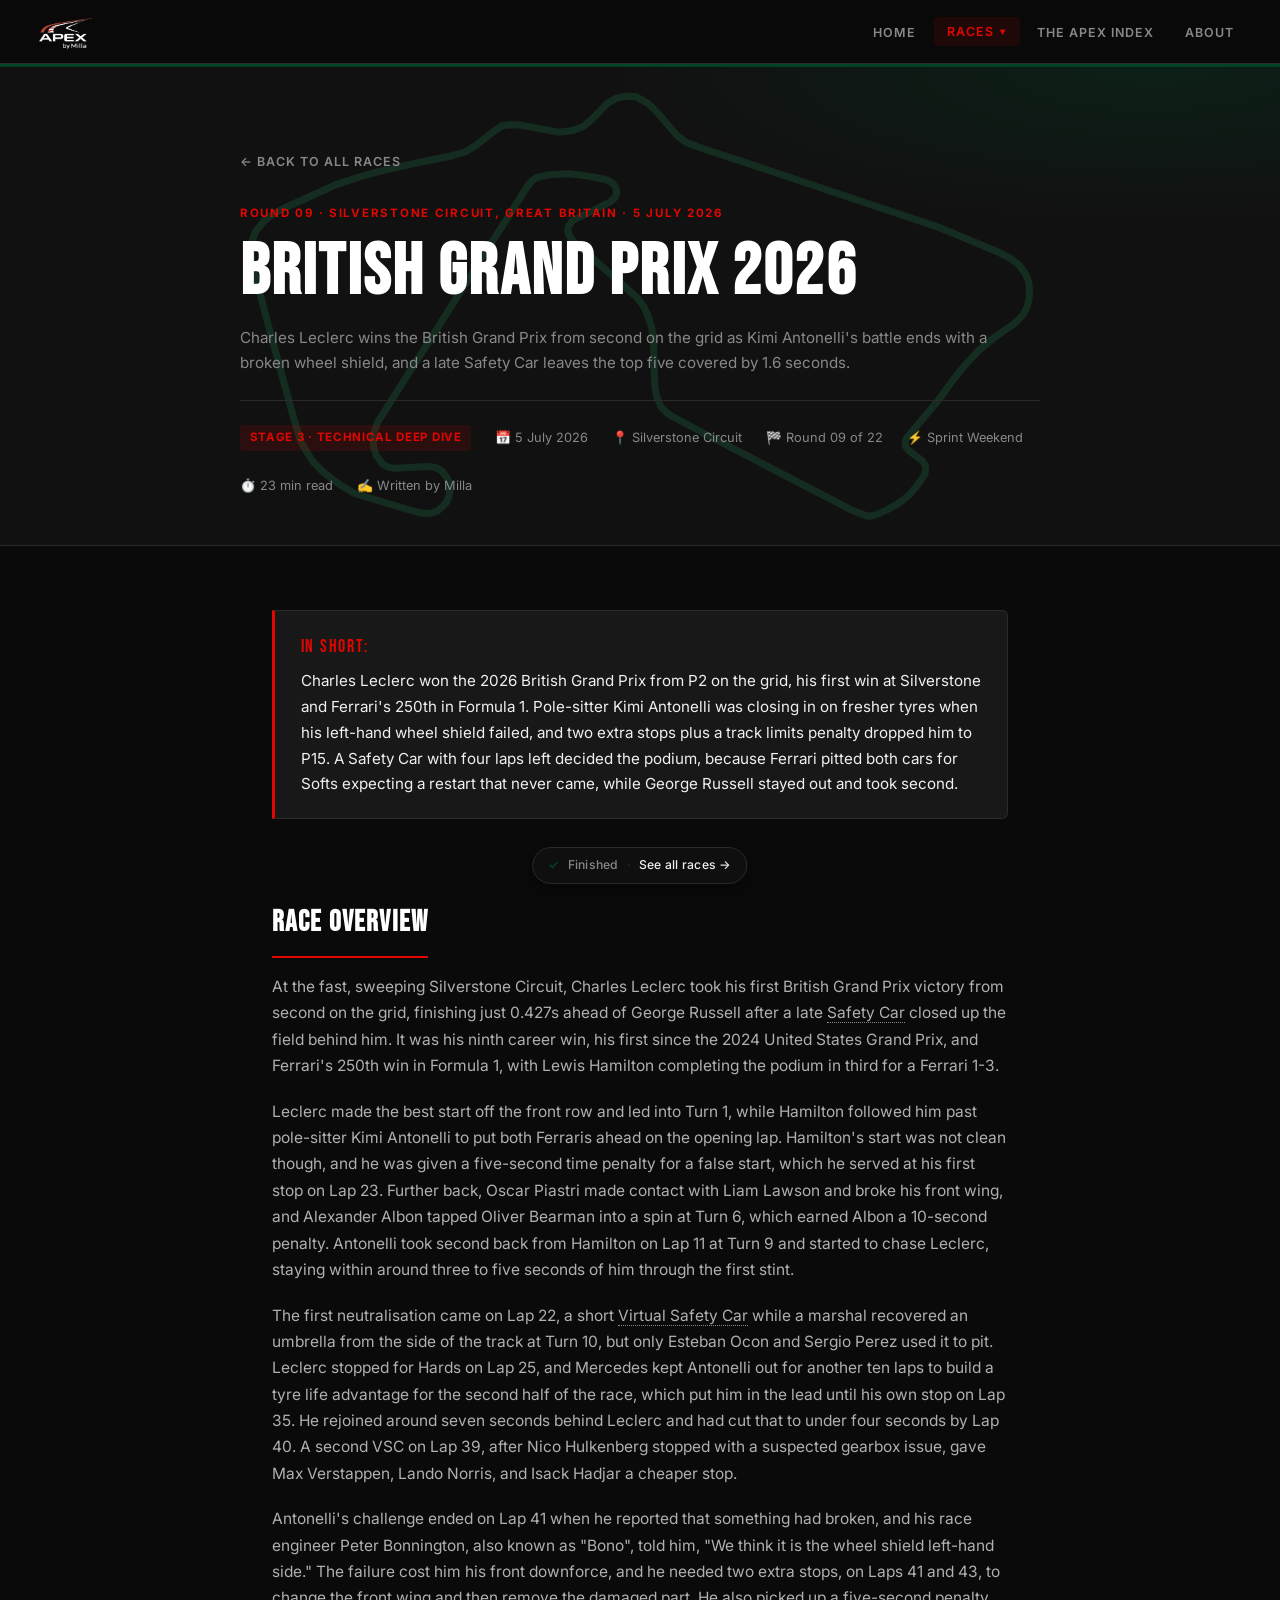
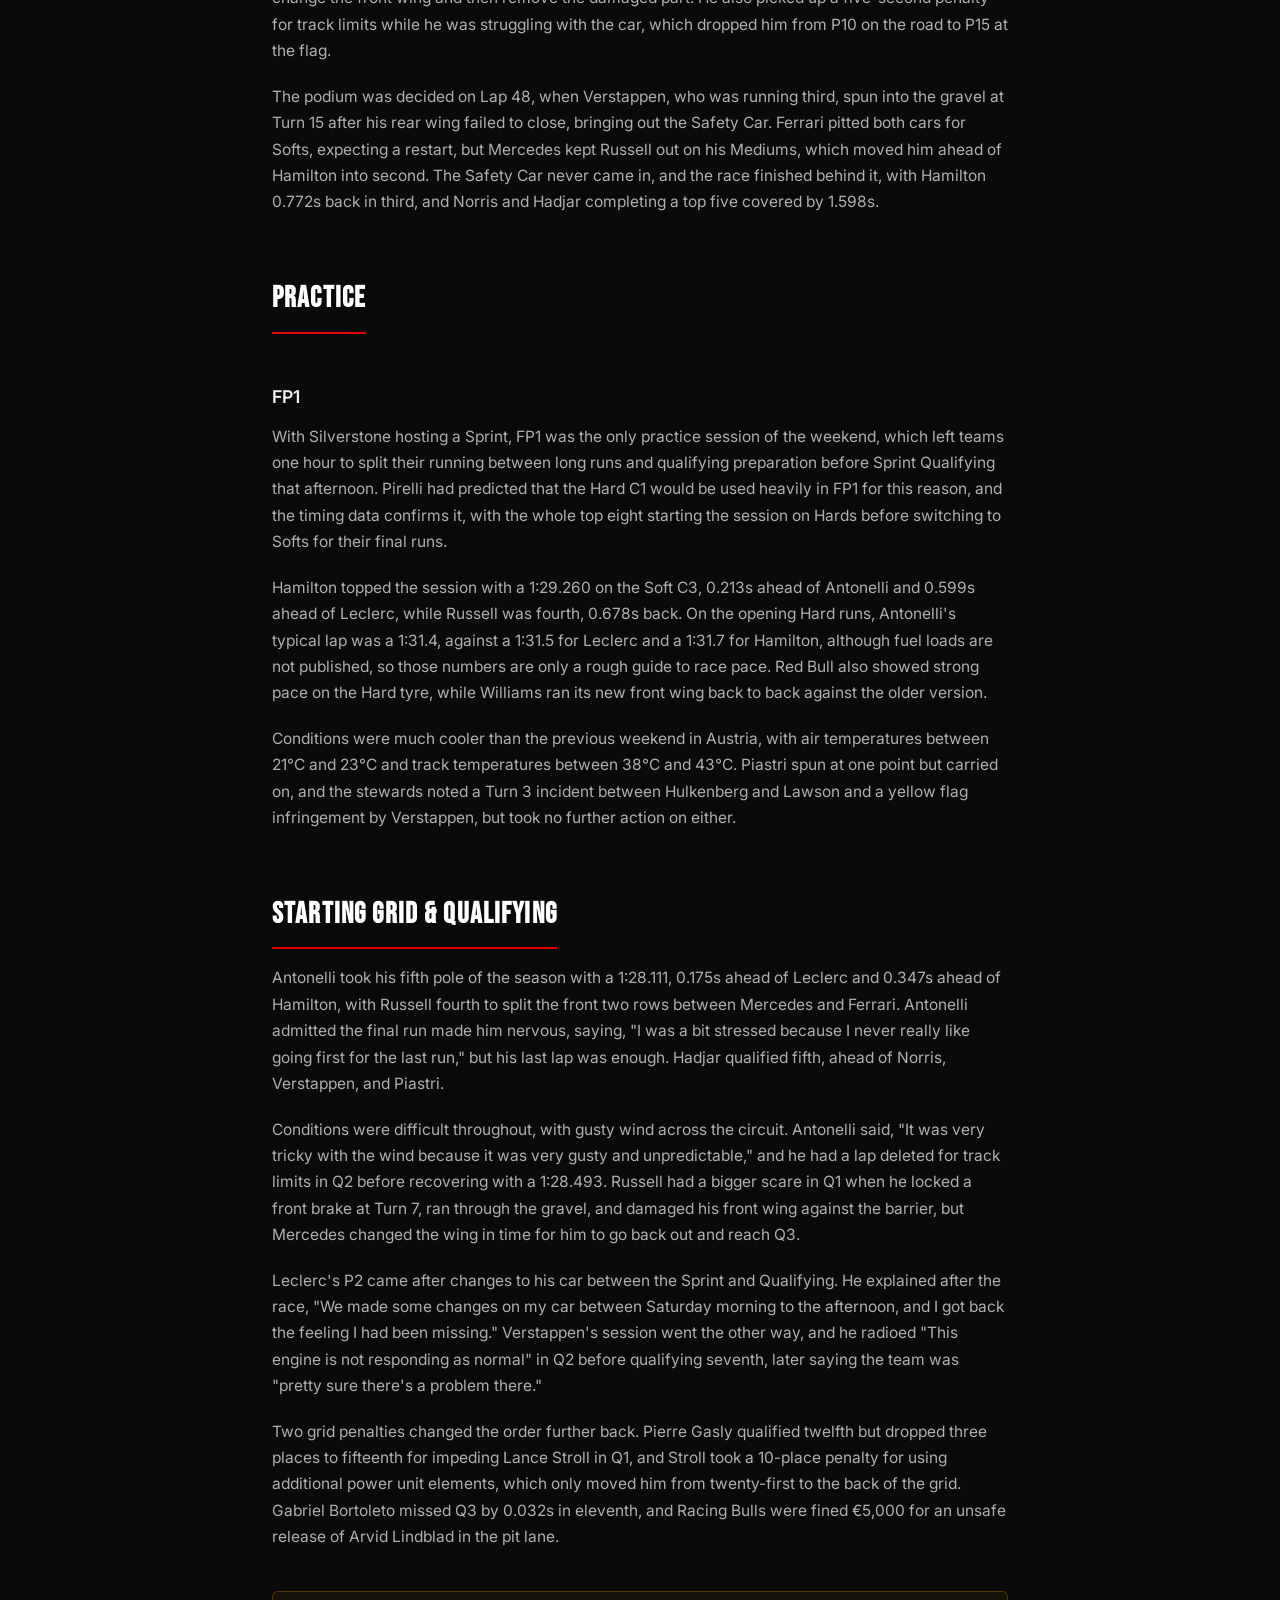
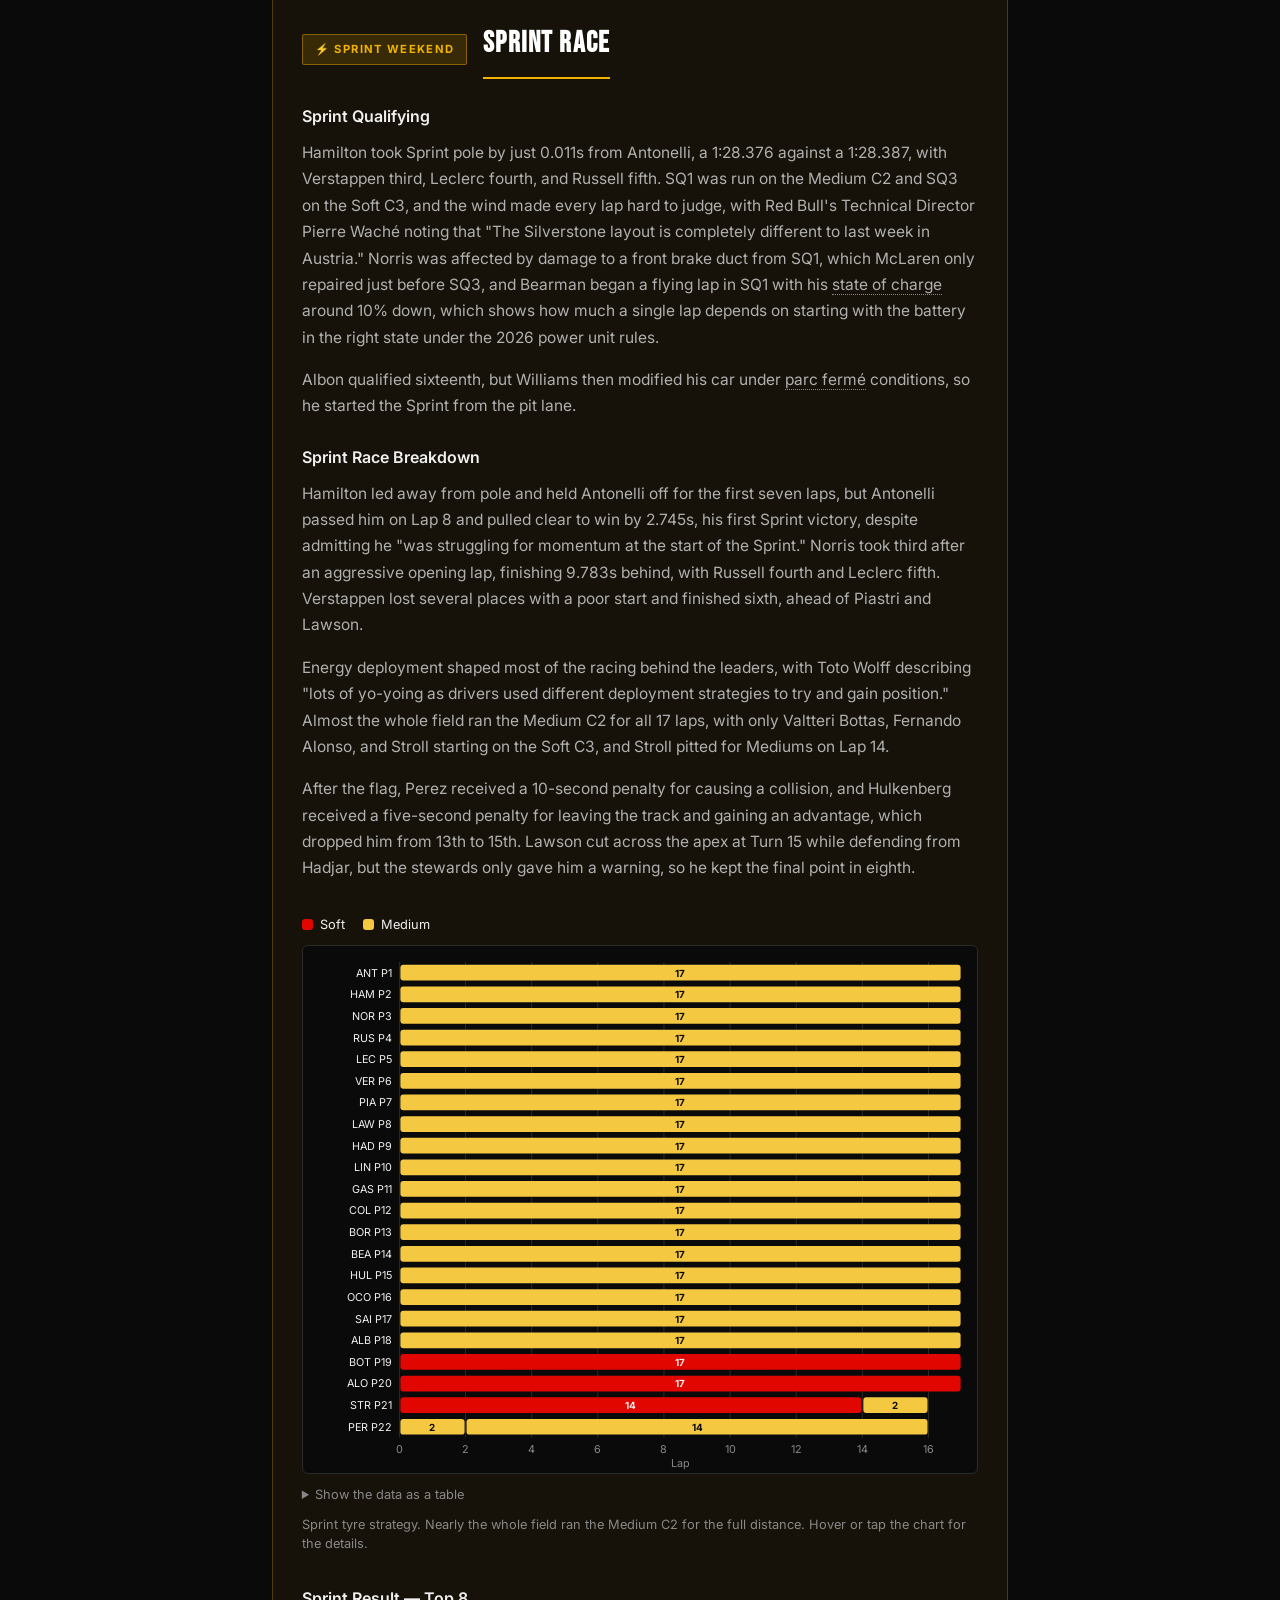
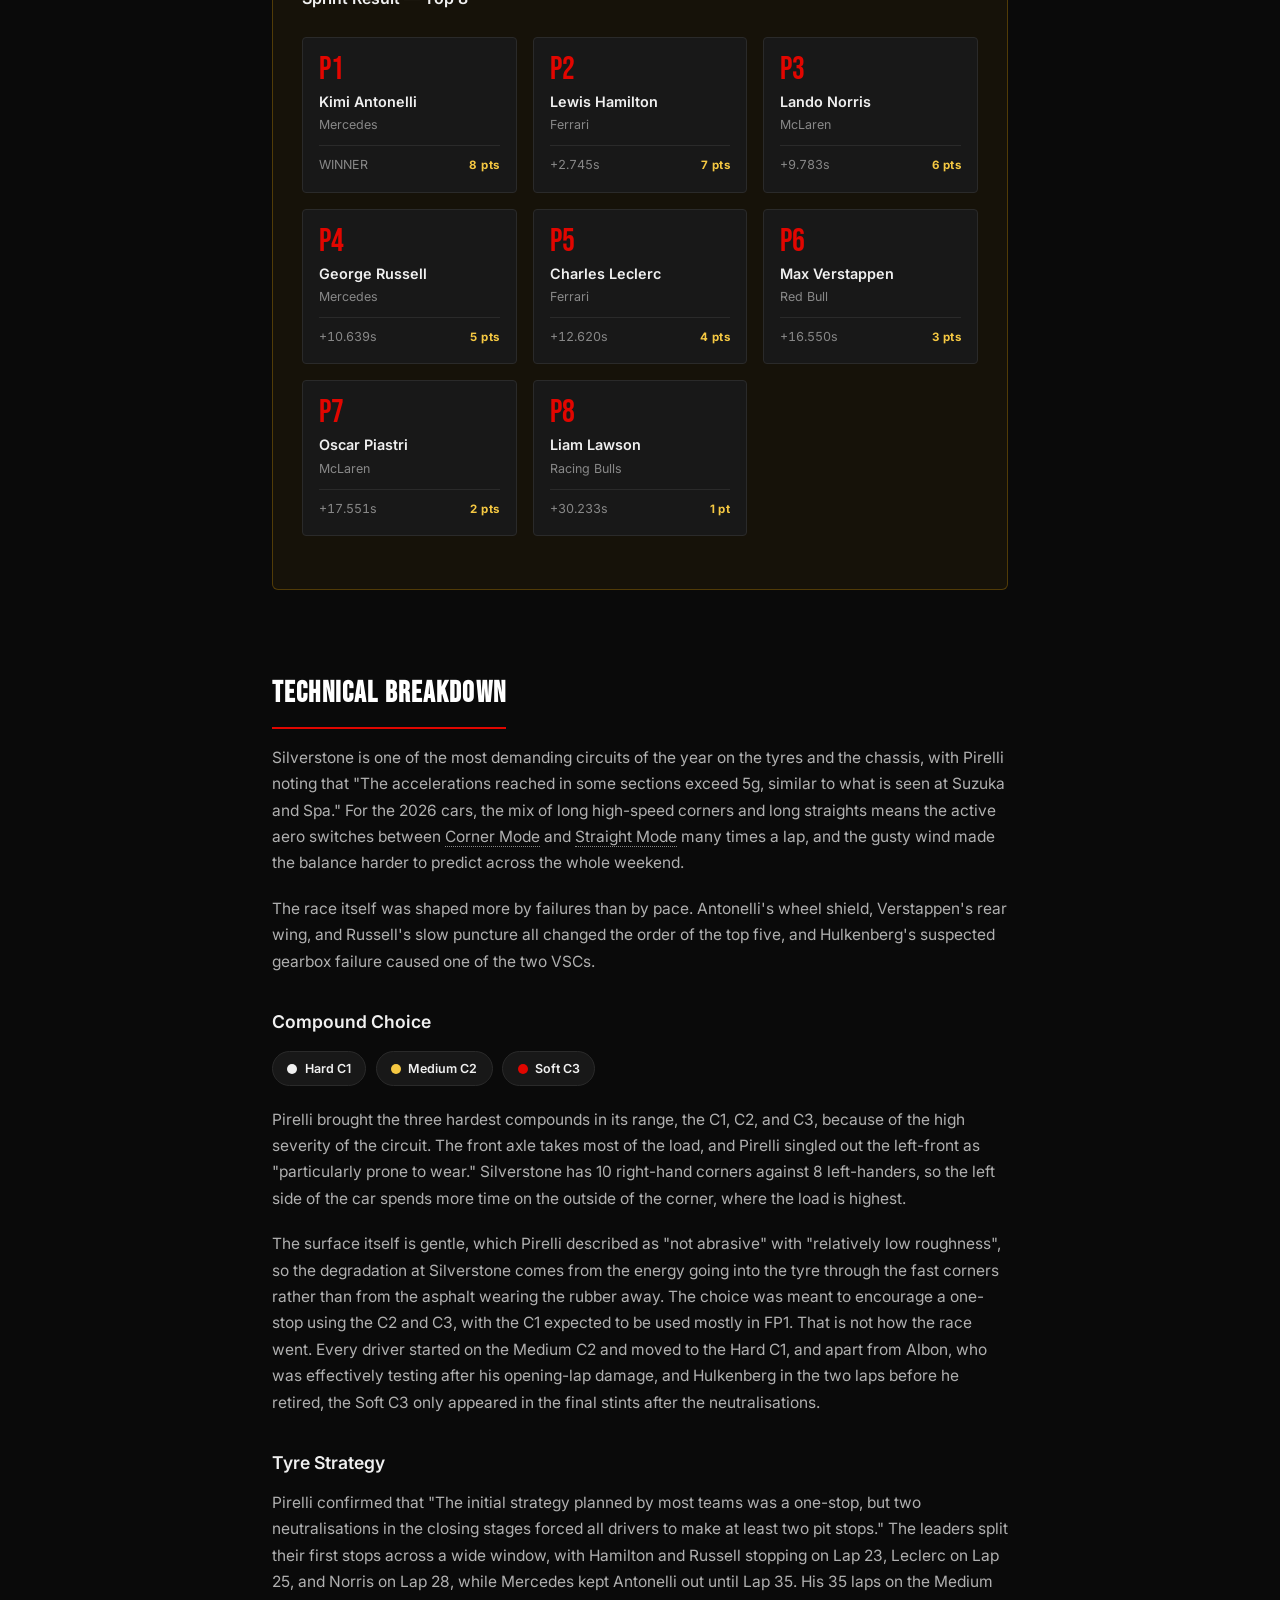
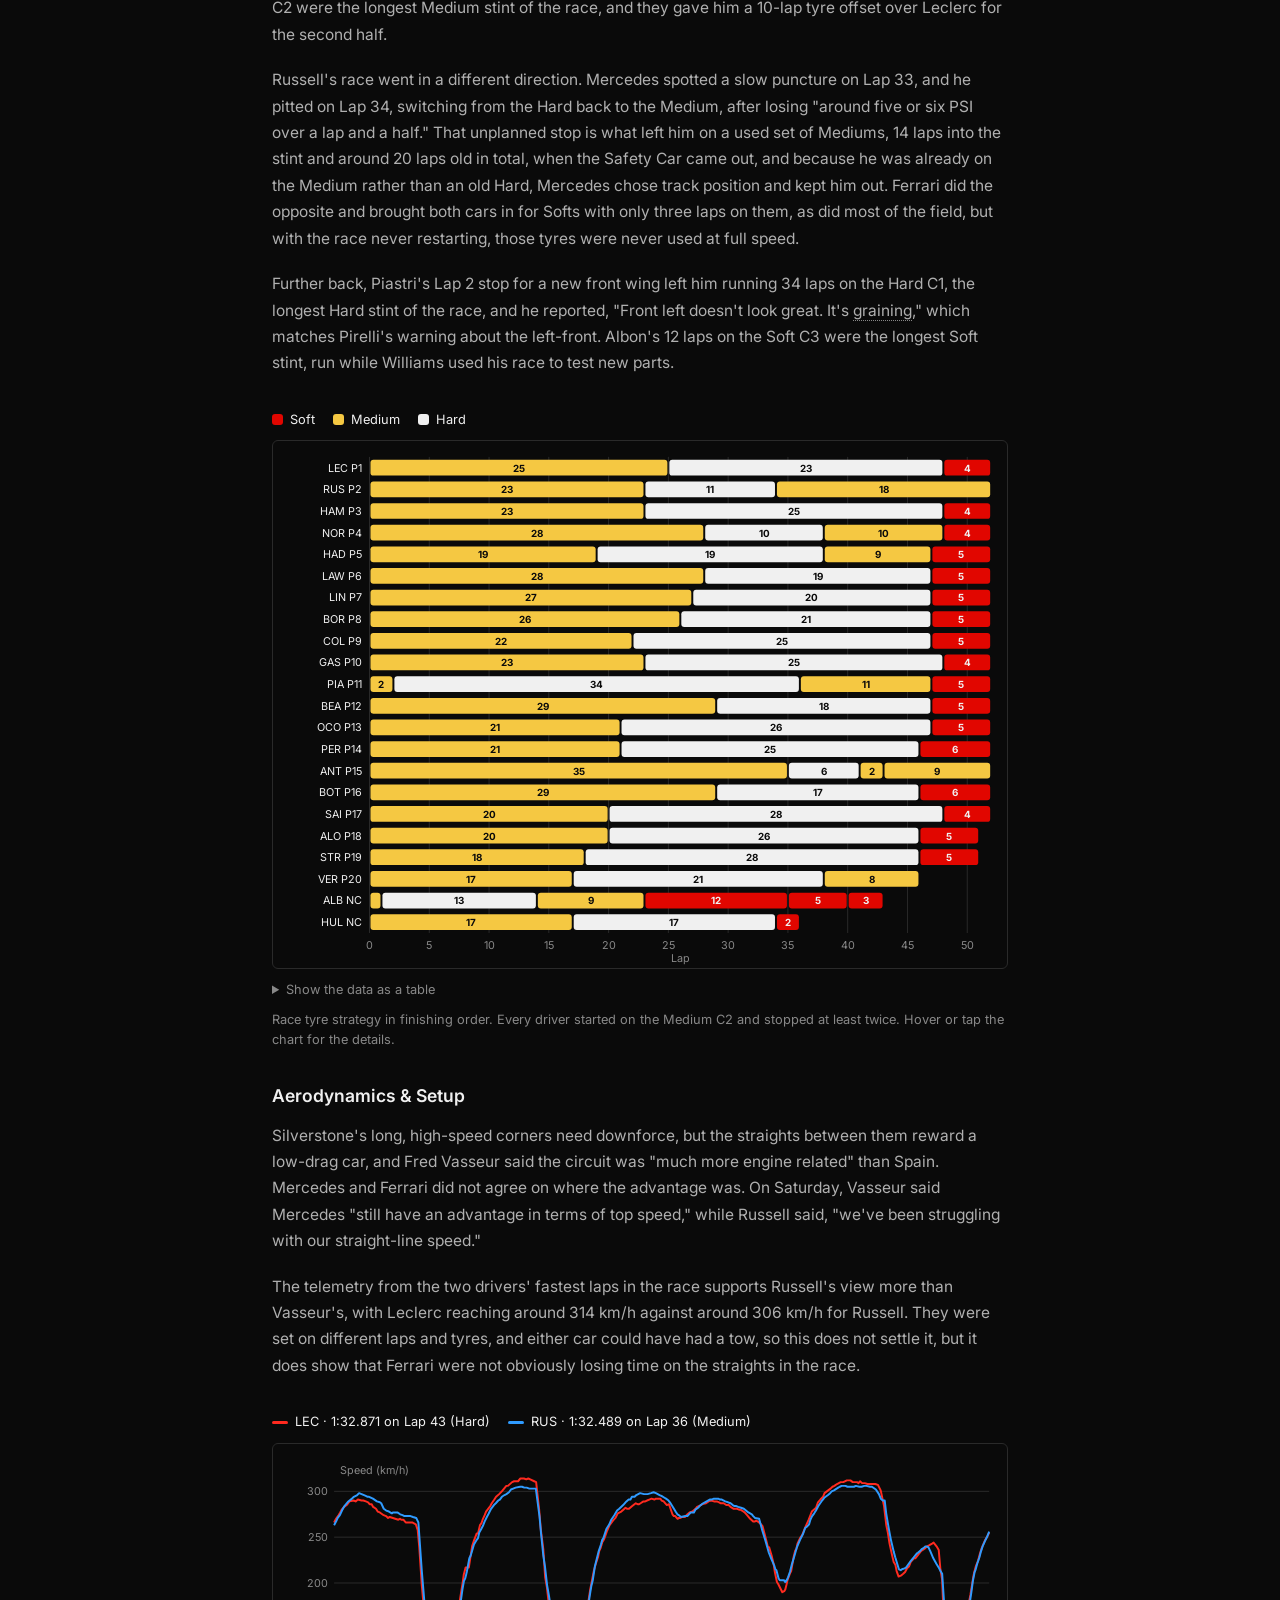
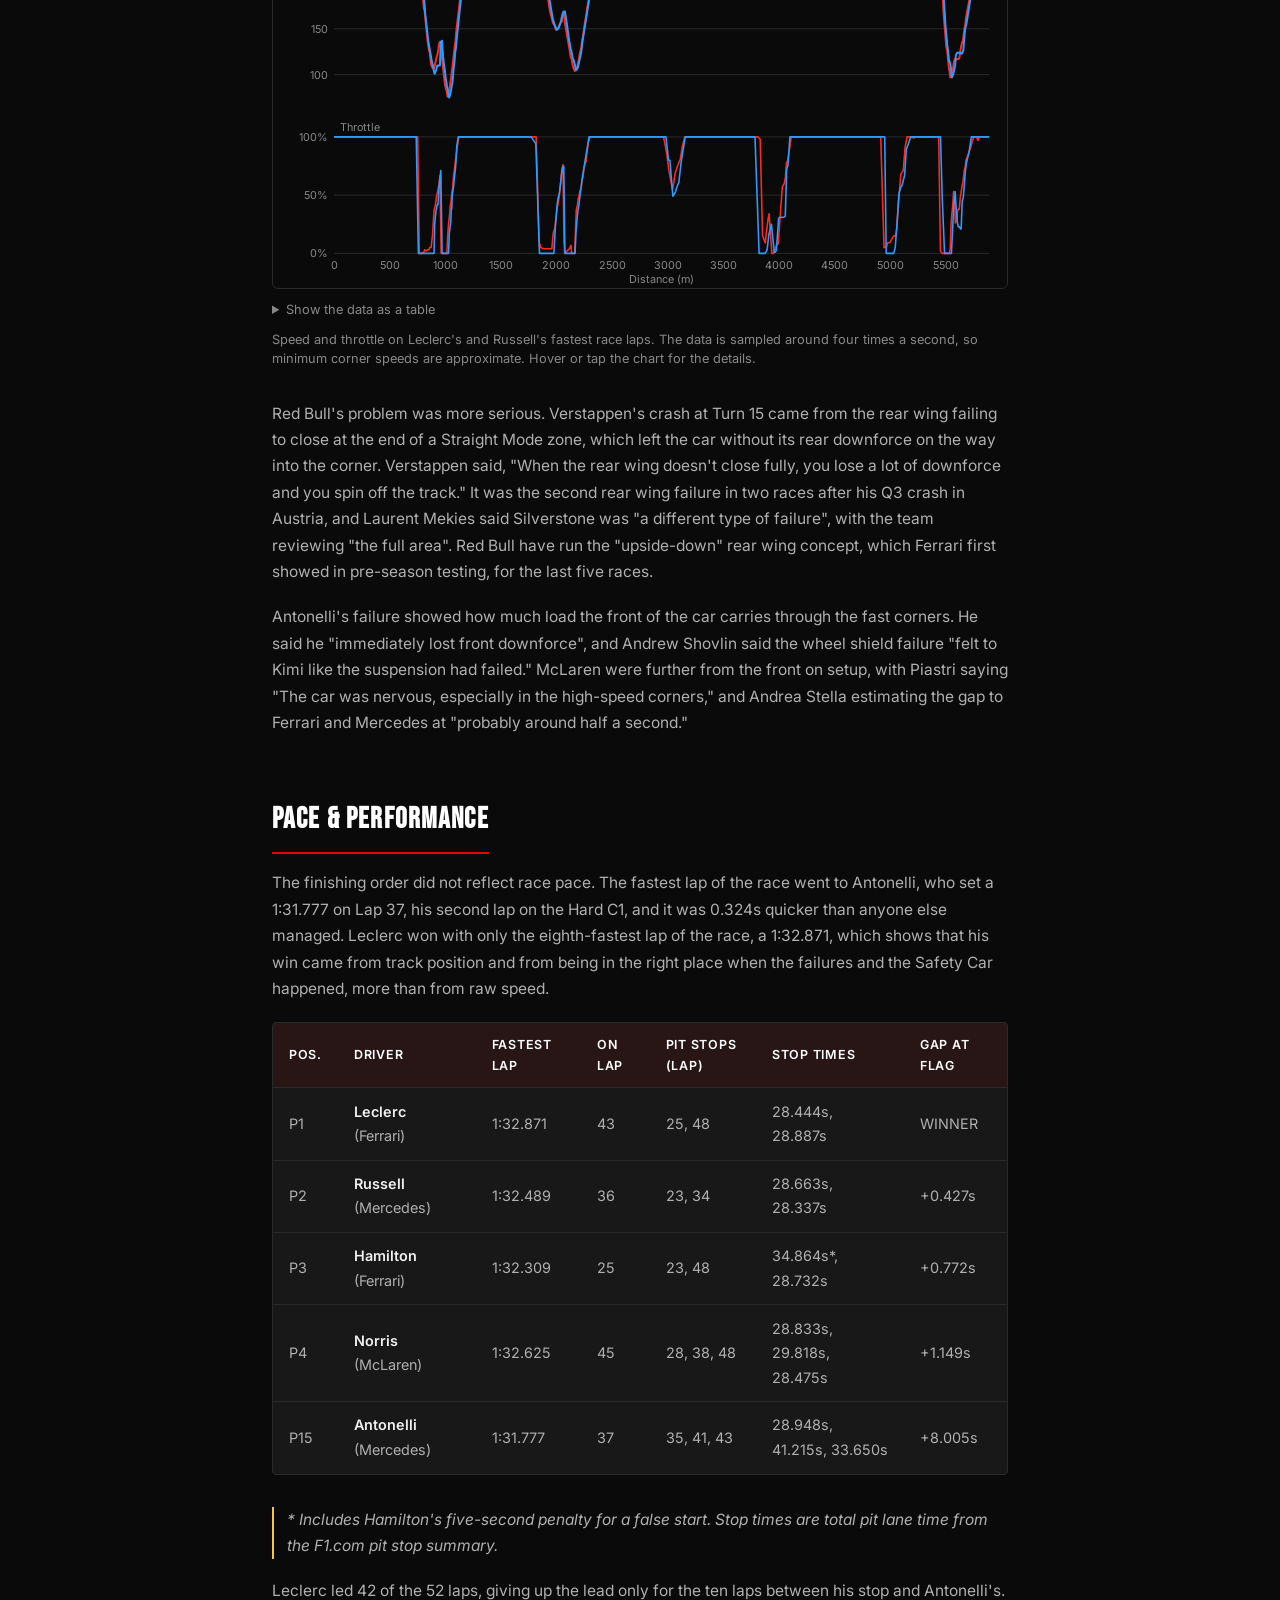
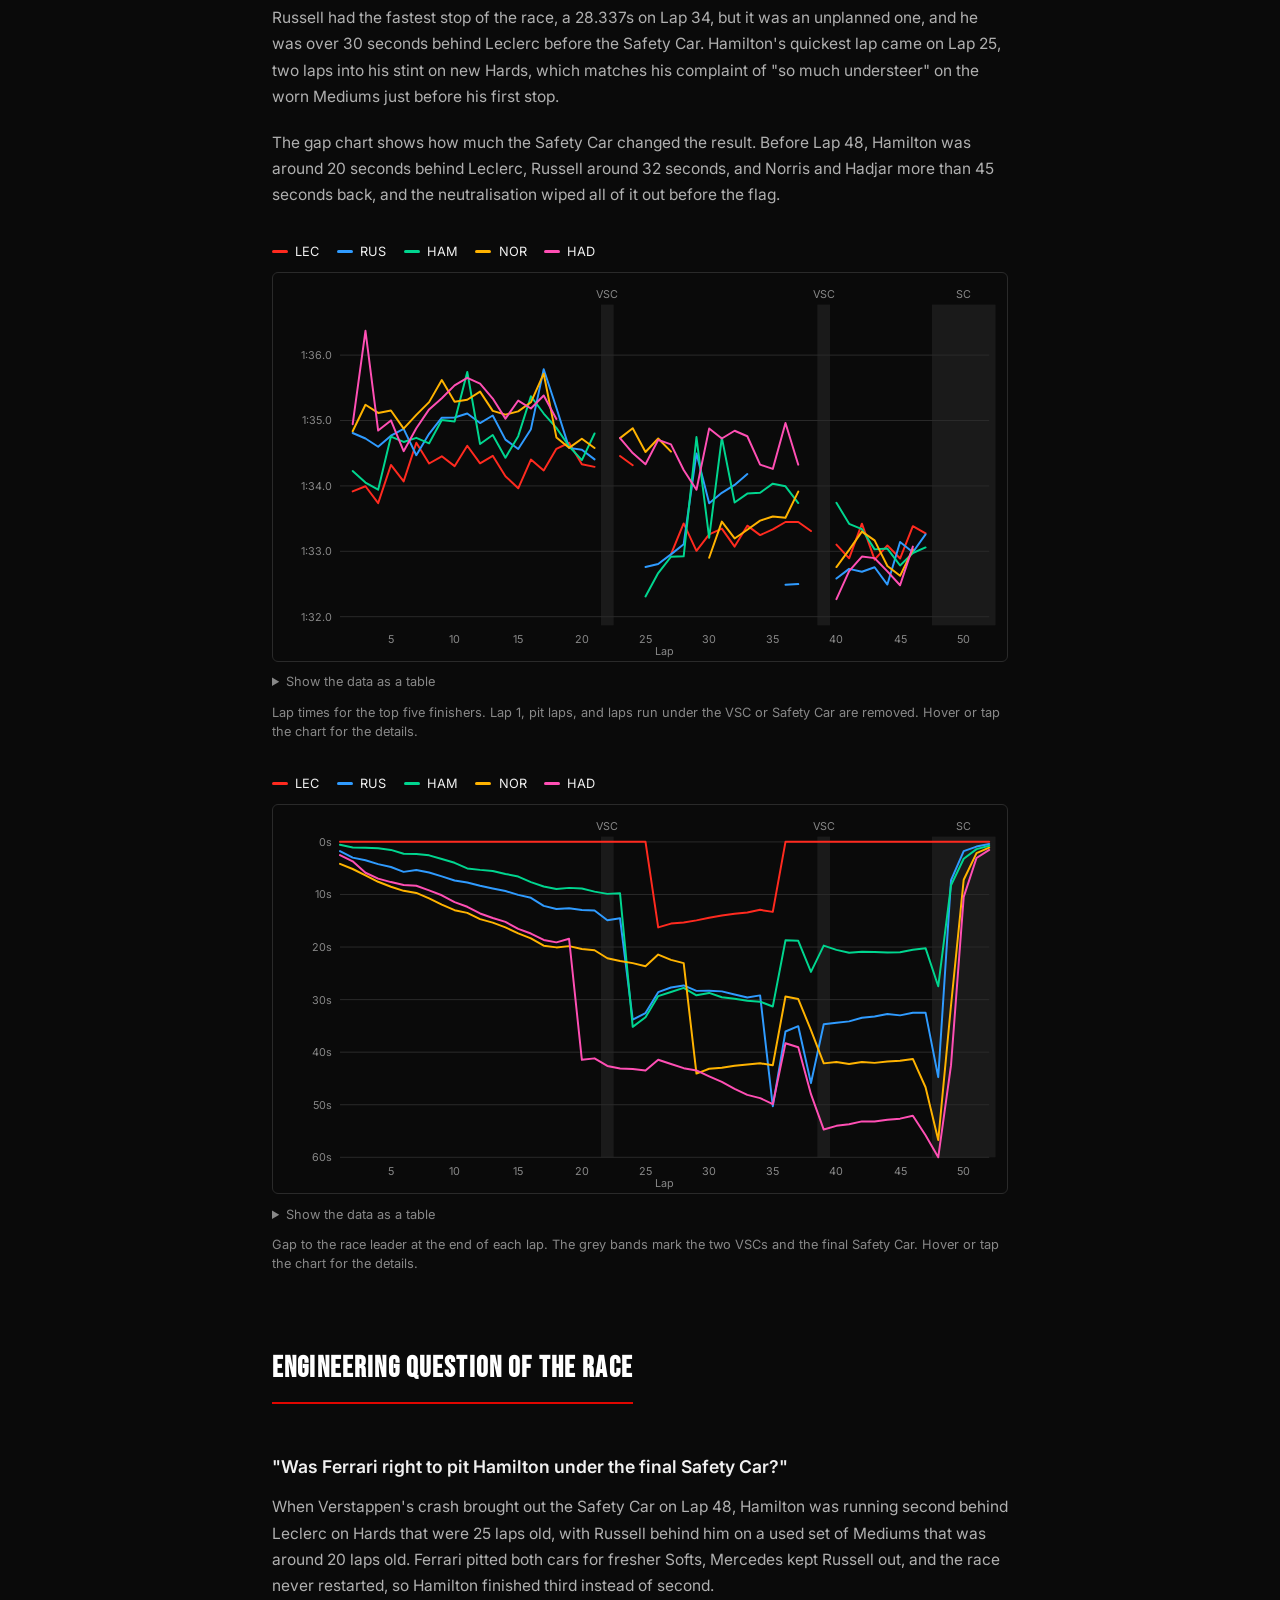
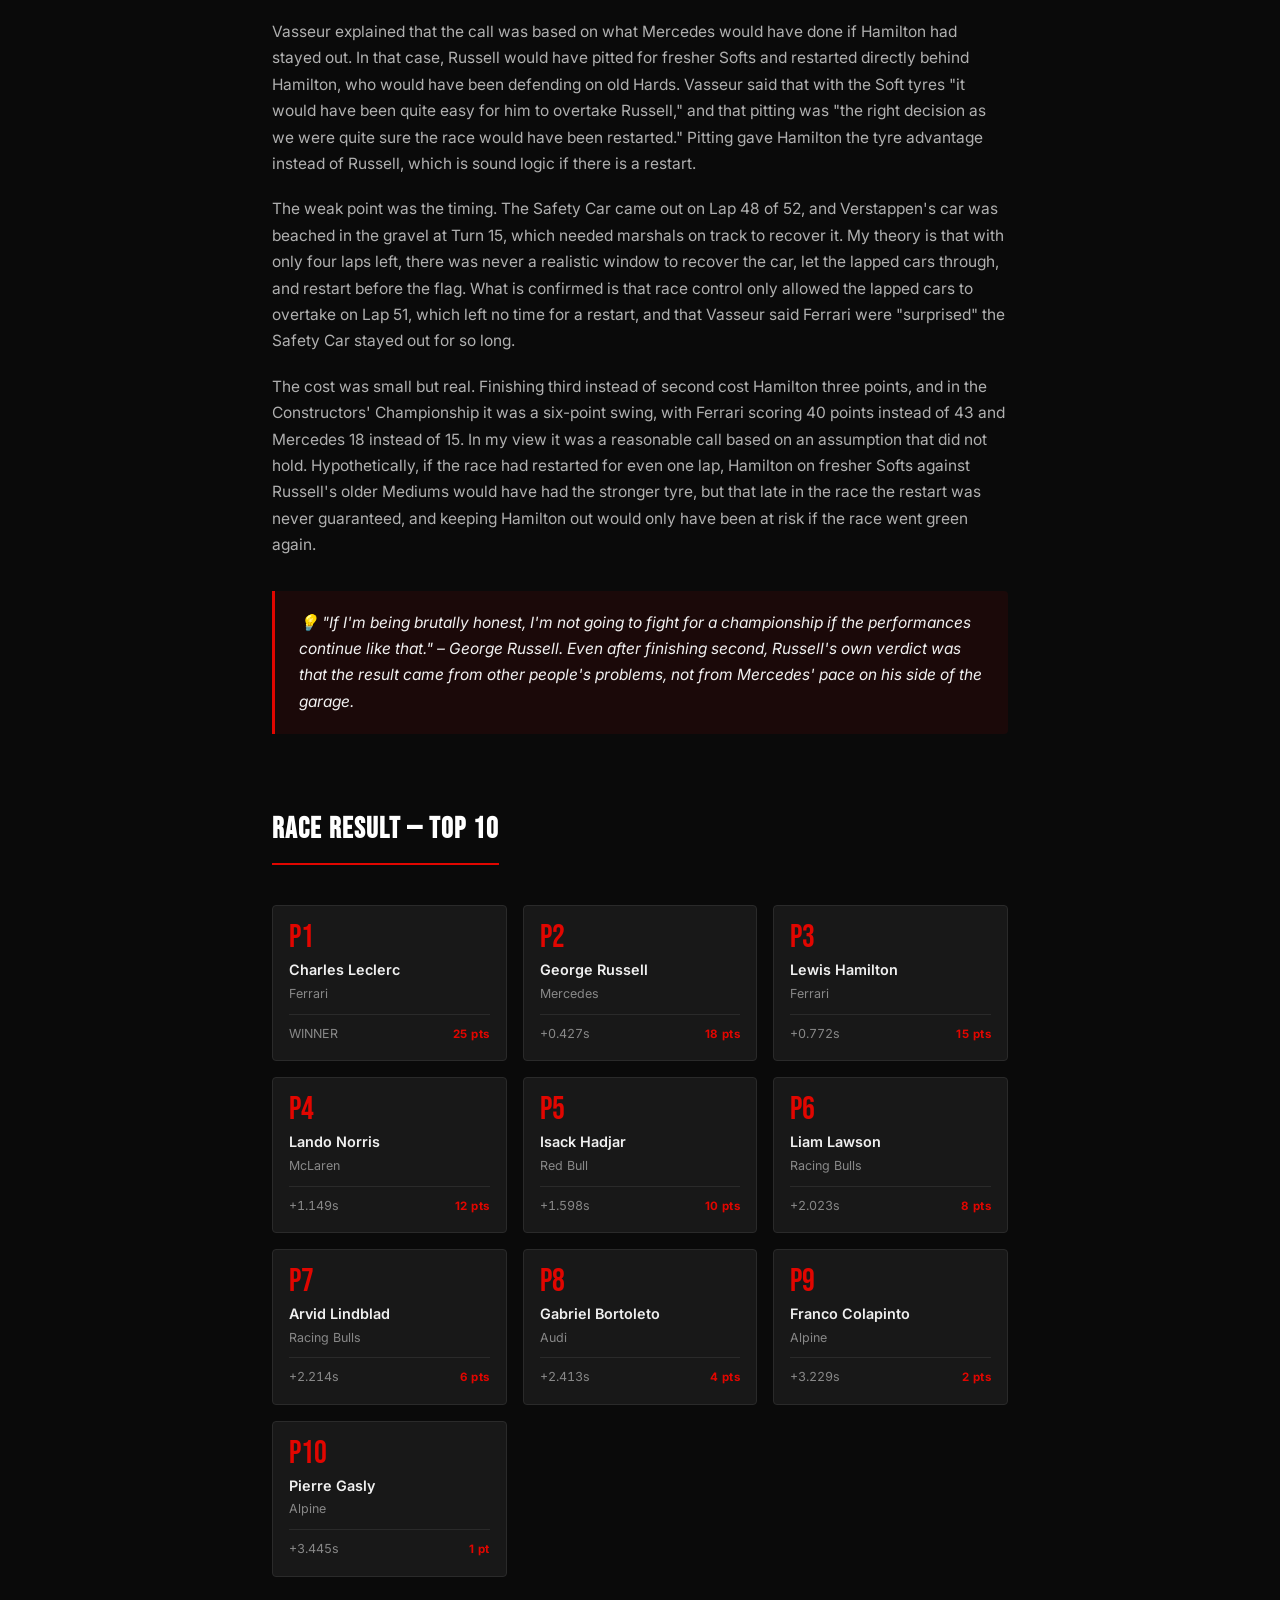
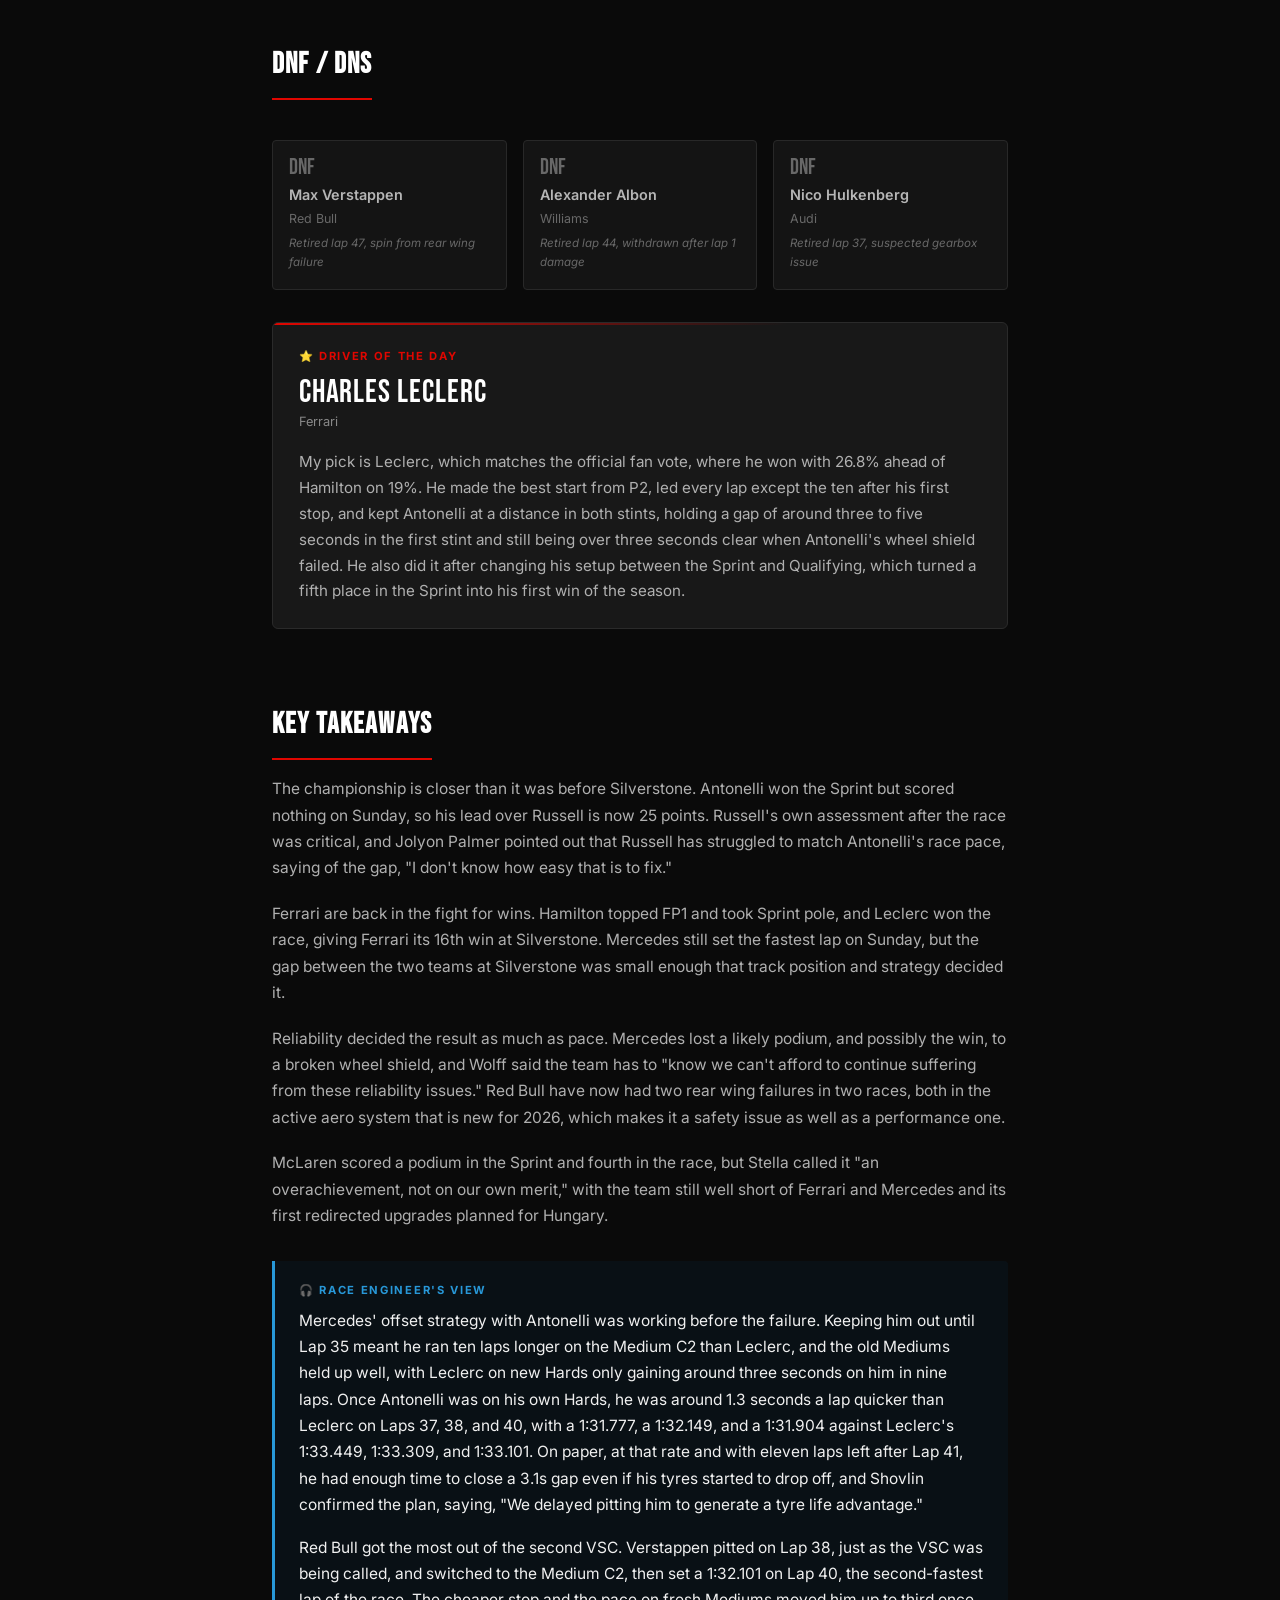
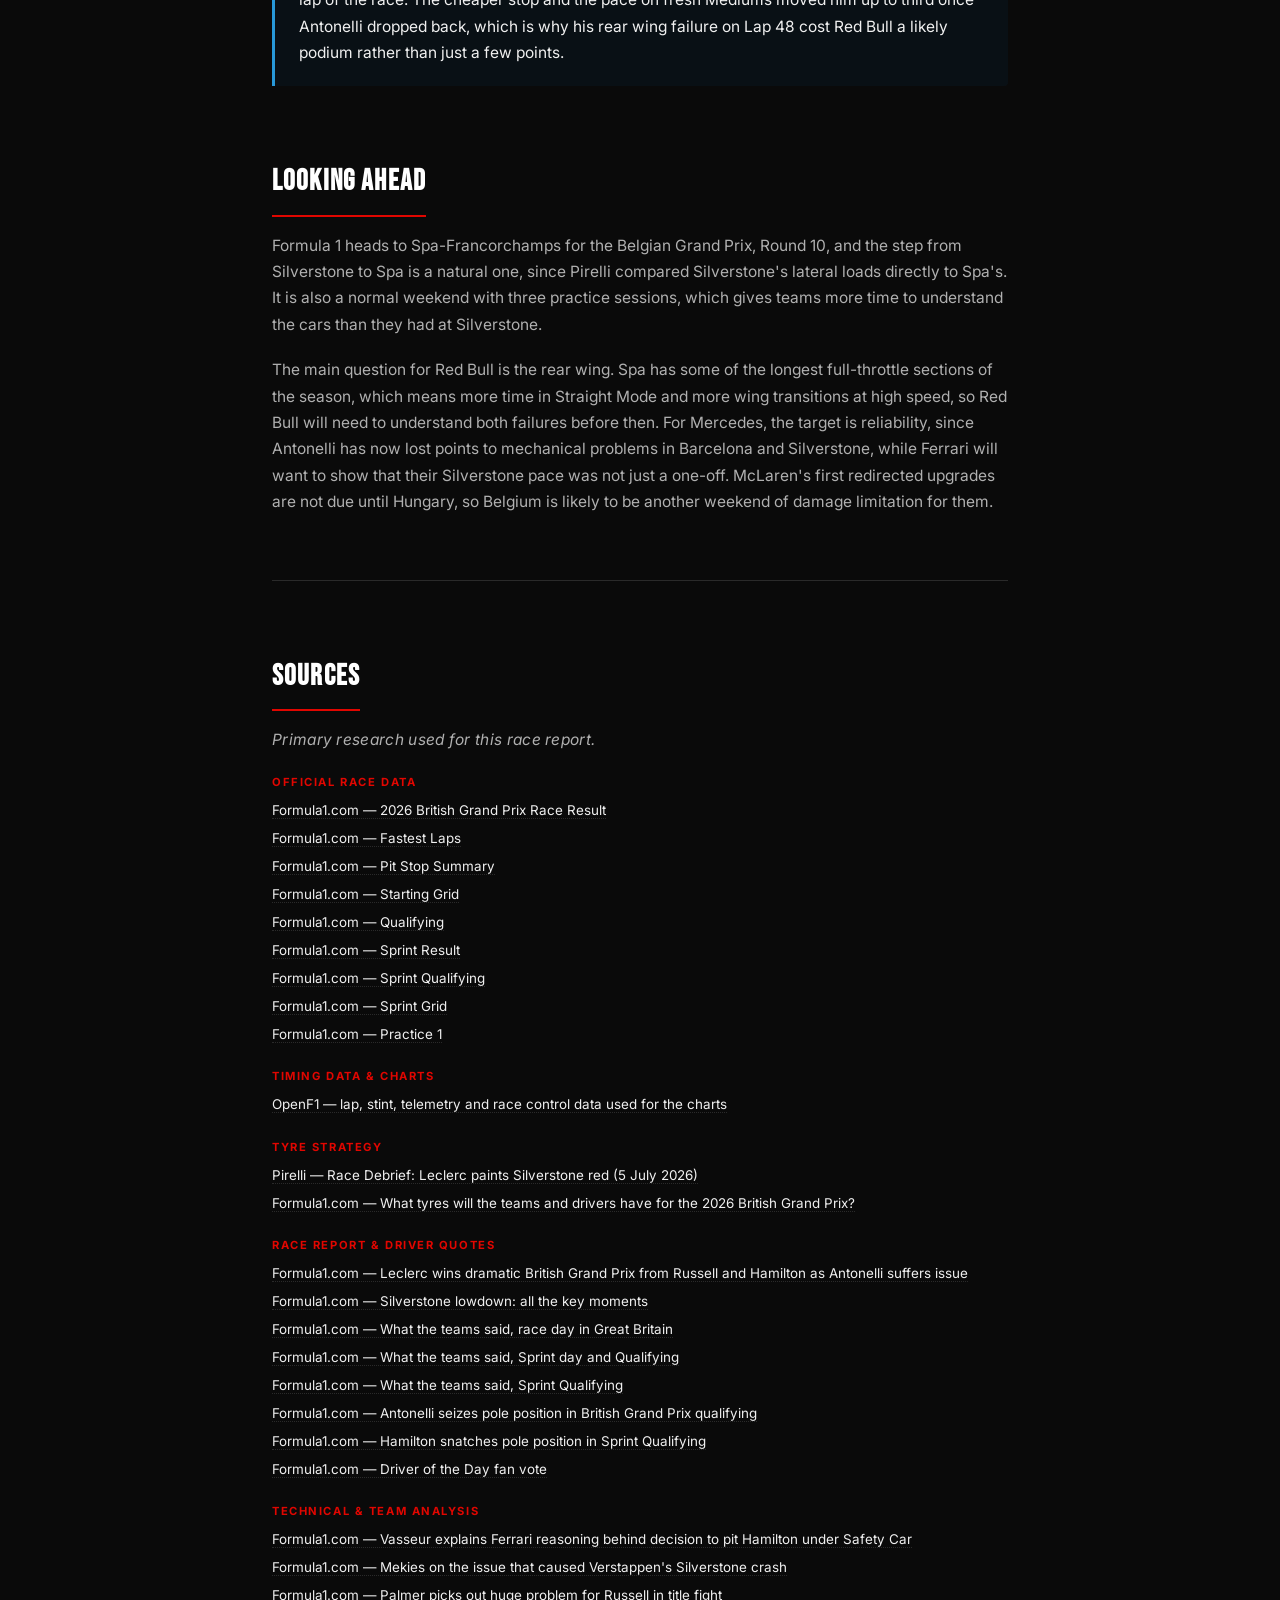
<file: races/silverstone.html>
<!DOCTYPE html>
<!--
  SILVERSTONE · ROUND 09 · FIRST STAGE 3 REPORT · signature colour #004225
  Built from NEW-RACE-TEMPLATE.html on 2026-11-07. Sprint weekend, FP1 only.

  ╔══════════════════════════════════════════════════════════════════╗
  ║   APEX BY MILLA — RACE REPORT TEMPLATE                           ║
  ║                                                                  ║
  ║   HOW TO USE:                                                    ║
  ║   1. Make a copy of this file and rename it to the race          ║
  ║      (e.g. canada.html, monaco.html).                            ║
  ║   2. Find every [SQUARE BRACKET] placeholder and replace it      ║
  ║      with the real info.                                         ║
  ║   3. Pick a signature race colour and update the two CSS spots   ║
  ║      flagged with /* SIGNATURE COLOUR */ (see memory for         ║
  ║      country-by-country palette).                                ║
  ║   4. Update the navbar in this file AND in all other race        ║
  ║      pages to add a link to this new race.                       ║
  ║   5. Update index.html: navbar, about-stat counter, season       ║
  ║      progress (counter + bar width), race cards grid, footer.    ║
  ║   6. Update the new-blog-banner in index.html: href, date, text. ║
  ║                                                                  ║
  ║   STAGE 2 SECTIONS INCLUDED:                                     ║
  ║     • Pace & Performance Comparison (with mobile-responsive      ║
  ║       table wrapper)                                             ║
  ║     • Engineering Question of the Race                           ║
  ║     • Race Engineer's View                                       ║
  ║     • Regulation Refinements (only mention if there's something  ║
  ║       new from FIA, remove or skip otherwise)                    ║
  ║                                                                  ║
  ║   STAGE 3 SECTIONS INCLUDED (Silverstone, Round 09, onwards):    ║
  ║     • The short version (TL;DR box at the top, write it LAST)    ║
  ║     • Practice: FP1, FP2 and FP3 recaps                          ║
  ║       (sprint weekends run FP1 only, delete the other two)       ║
  ║     • Compound Choice, with Pirelli-coloured compound pills      ║
  ║     • Driver of the Day, your own pick with the reasoning        ║
  ║     • Points and gap columns on both result grids                ║
  ║     • Stage badge with an explanatory hover tooltip              ║
  ║                                                                  ║
  ║   ALSO INCLUDED:                                                 ║
  ║     • Sprint Box (gold-accented) — remove for non-Sprint races   ║
  ║     • Post-race penalty asterisk CSS — apply if penalties        ║
  ║       changed the on-road order                                  ║
  ║     • Sources section at the bottom — fill with primary sources  ║
  ║     • Independence/non-affiliation disclaimer in footer          ║
  ║                                                                  ║
  ║   RULES (from memory — these MUST be followed):                  ║
  ║                                                                  ║
  ║   NAMES — the surname-only rule:                                 ║
  ║     • First mention of a driver in PROSE uses the full name.     ║
  ║       Every mention after that is surname only.                  ║
  ║       e.g. "Charles Leclerc seized the lead" ... later ...       ║
  ║            "Leclerc was forced to defend"                        ║
  ║     • EXCEPTION 1: pull-quote and highlight-box attributions     ║
  ║       always keep the FULL name, even late in the report.        ║
  ║     • EXCEPTION 2: lists of drivers keep everyone's full name,   ║
  ║       even if one of them was already mentioned.                 ║
  ║     • EXCEPTION 3: "Kimi" is fine as a first-name reference      ║
  ║       for Antonelli.                                             ║
  ║     • NEVER apply this inside result cards, DNF cards, pace      ║
  ║       tables, or the words of a verbatim quote. Those follow     ║
  ║       the official classification.                               ║
  ║                                                                  ║
  ║   PUNCTUATION:                                                   ║
  ║     • NO em dashes in prose. Use a comma, or rewrite.            ║
  ║       Em dashes are allowed ONLY in: title and meta tags,        ║
  ║       section headings (Race Result — Top 10), aria-labels,      ║
  ║       and source link text.                                      ║
  ║     • En dashes are allowed in ONE place only: directly          ║
  ║       before a quote attribution in the highlight box.           ║
  ║       Never mid-sentence. Use a comma there instead.             ║
  ║     • NO semicolons in prose. Split the sentence, or use         ║
  ║       "and" / "which".                                           ║
  ║     • Avoid colons in prose, DNF reason cards included.          ║
  ║       DNF format is "Retired lap 6, start contact".              ║
  ║     • Oxford comma in every list of three or more.               ║
  ║                                                                  ║
  ║   TERMINOLOGY:                                                   ║
  ║     • Corners are ALWAYS "Turn 4", never a proper name.          ║
  ║       Only exception is a globally famous nickname stated        ║
  ║       with the number ("the Wall of Champions at Turn 14").      ║
  ║     • Tyre compounds are capitalised: Hard, Medium, Soft,        ║
  ║       with codes C1 to C5. Descriptive adjectives stay           ║
  ║       lower case ("the softer tyre").                            ║
  ║                                                                  ║
  ║   VOICE:                                                         ║
  ║     • Preserve Milla's writing exactly. Only fix typos.          ║
  ║     • Race Engineer's View is THIRD PERSON and observational,    ║
  ║       never "I would have...". See the section note below.       ║
  ║     • Flag unconfirmed theories in first person instead          ║
  ║       ("my theory is that...") and say what IS confirmed.        ║
  ║     • Technical sections carry no literary flourish at all.      ║
  ║       Race Overview and Looking Ahead may open with one.         ║
  ║     • Split long paragraphs at natural beat breaks.              ║
  ║     • Verify all race data and engineering claims against        ║
  ║       primary sources (F1.com, FIA, Pirelli) before writing.     ║
  ║     • Never describe the site as a "fan" project.                ║
  ╚══════════════════════════════════════════════════════════════════╝
-->
<html lang="en">
<head>
  <meta charset="UTF-8" />
  <meta name="viewport" content="width=device-width, initial-scale=1.0" />
  <title>2026 British GP Technical Analysis — Apex by Milla</title>
  <meta name="description" content="Technical analysis of the 2026 British Grand Prix, where Leclerc won as Antonelli&#x27;s wheel shield failed and a late Safety Car call decided the podium." />

  <!-- Open Graph -->
  <meta property="og:type"        content="article" />
  <meta property="og:url"         content="https://apexbymilla.com/races/silverstone.html" />
  <meta property="og:title"       content="2026 British GP Technical Analysis — Apex by Milla" />
  <meta property="og:description" content="Technical analysis of the 2026 British Grand Prix, where Leclerc won as Antonelli&#x27;s wheel shield failed and a late Safety Car call decided the podium." />
  <meta property="og:image"       content="https://apexbymilla.com/social-share.png" />
  <meta property="article:published_time" content="2026-07-05" />

  <!-- Twitter Card -->
  <meta name="twitter:card"        content="summary_large_image" />
  <meta name="twitter:site"        content="@apexbymilla" />
  <meta name="twitter:title"       content="2026 British GP Technical Analysis — Apex by Milla" />
  <meta name="twitter:description" content="Technical analysis of the 2026 British Grand Prix, where Leclerc won as Antonelli&#x27;s wheel shield failed and a late Safety Car call decided the podium." />
  <meta name="twitter:image"       content="https://apexbymilla.com/social-share.png" />

  <!-- Canonical -->
  <link rel="canonical" href="https://apexbymilla.com/races/silverstone.html" />

  <!-- Structured Data -->
  <script type="application/ld+json">
  {
    "@context": "https://schema.org",
    "@type": "BlogPosting",
    "headline": "2026 British GP Technical Analysis",
    "description": "Technical analysis of the 2026 British Grand Prix, where Leclerc won as Antonelli&#x27;s wheel shield failed and a late Safety Car call decided the podium.",
    "author": { "@type": "Person", "name": "Milla", "url": "https://apexbymilla.com" },
    "publisher": { "@type": "Organization", "name": "Apex by Milla", "url": "https://apexbymilla.com" },
    "datePublished": "2026-07-05",
    "url": "https://apexbymilla.com/races/silverstone.html",
    "mainEntityOfPage": "https://apexbymilla.com/races/silverstone.html"
  }
  </script>

  <style>
/* ================================================
   APEX BY MILLA — Global Stylesheet (inline)
   ================================================ */

@import url('https://fonts.googleapis.com/css2?family=Inter:wght@300;400;500;600;700;900&family=Bebas+Neue&display=swap');

*, *::before, *::after { box-sizing: border-box; margin: 0; padding: 0; }

:root {
  --red:       #E10600;
  --red-dark:  #b00400;
  --black:     #0a0a0a;
  --dark:      #111111;
  --card:      #181818;
  --border:    #2a2a2a;
  --text:      #f0f0f0;
  --muted:     #888888;
  --white:     #ffffff;
  --gold:      #F5C842;
}

html { scroll-behavior: smooth; }

body {
  background-color: var(--black);
  color: var(--text);
  font-family: 'Inter', sans-serif;
  font-size: 16px;
  line-height: 1.7;
  min-height: 100vh;
}

a { color: inherit; text-decoration: none; }
img { max-width: 100%; display: block; }

::-webkit-scrollbar { width: 6px; }
::-webkit-scrollbar-track { background: var(--dark); }
::-webkit-scrollbar-thumb { background: #004225; border-radius: 3px; } /* SIGNATURE COLOUR: Silverstone British racing green */

/* ---------- Navigation ---------- */
.navbar {
  position: sticky; top: 0; z-index: 100;
  background: rgba(10,10,10,0.95);
  backdrop-filter: blur(12px);
  border-bottom: 1px solid var(--border);
  padding: 0 2rem;
  display: flex; align-items: center; justify-content: space-between;
  height: 64px;
}
.nav-logo { display: flex; align-items: center; flex-shrink: 0; }
.nav-links { display: flex; align-items: center; gap: 0.25rem; list-style: none; }
.nav-links a {
  font-size: 0.78rem; font-weight: 600; letter-spacing: 0.08em;
  text-transform: uppercase; color: var(--muted);
  padding: 0.45rem 0.85rem; border-radius: 4px;
  transition: color 0.2s, background 0.2s; white-space: nowrap;
}
.nav-links a:hover, .nav-links a.active { color: var(--white); background: var(--border); }
.nav-links a.race-link { color: var(--text); }
.nav-links a.race-link:hover { color: var(--red); background: rgba(225,6,0,0.1); }
.nav-links a.race-link.active { color: var(--red); background: rgba(225,6,0,0.1); }

.hamburger {
  display: none; flex-direction: column; gap: 5px; cursor: pointer;
  background: none; border: none; padding: 4px;
}
.hamburger span { display: block; width: 24px; height: 2px; background: var(--text); border-radius: 2px; transition: all 0.3s; }

/* ---------- Races dropdown ---------- */
/* Replaces the long per-race link list so the navbar still fits as the
   season grows. Desktop opens on hover, mobile and keyboard open on click. */
.nav-races { position: relative; }
.nav-races-toggle {
  font-family: inherit; font-size: 0.78rem; font-weight: 600; letter-spacing: 0.08em;
  text-transform: uppercase; color: var(--text);
  background: none; border: none; cursor: pointer;
  padding: 0.45rem 0.85rem; border-radius: 4px;
  display: flex; align-items: center; gap: 0.35rem; white-space: nowrap;
  transition: color 0.2s, background 0.2s;
}
.nav-races-toggle:hover,
.nav-races.current > .nav-races-toggle,
.nav-races.open > .nav-races-toggle { color: var(--red); background: rgba(225,6,0,0.1); }
.nav-races-toggle .nav-chev { font-size: 0.6rem; line-height: 1; transition: transform 0.2s; }
.nav-races.open .nav-chev { transform: rotate(180deg); }
.nav-races-panel {
  position: absolute; top: calc(100% + 0.45rem); left: 0;
  background: var(--dark); border: 1px solid var(--border); border-radius: 6px;
  padding: 0.6rem; box-shadow: 0 14px 34px rgba(0,0,0,0.6);
  display: none; z-index: 120;
}
.nav-races.open > .nav-races-panel { display: block; }
/* Invisible bridge over the gap between the button and the panel, so the
   mouse never leaves the dropdown on its way down to a race. */
.nav-races-panel::before { content: ""; position: absolute; left: 0; right: 0; top: -0.6rem; height: 0.6rem; }
/* ✏️ Once you pass about 12 races, change repeat(2 to repeat(3 so the panel
   stays short rather than tall. */
.nav-races-grid { display: grid; grid-template-columns: repeat(2, minmax(148px, 1fr)); gap: 0.1rem; }
.nav-races-panel a {
  display: block; white-space: nowrap; padding: 0.5rem 0.75rem; border-radius: 4px;
  font-size: 0.78rem; font-weight: 600; letter-spacing: 0.05em; text-transform: uppercase;
  color: var(--text); transition: color 0.2s, background 0.2s;
}
.nav-races-panel a:hover,
.nav-races-panel a.active { color: var(--red); background: rgba(225,6,0,0.1); }
@media (max-width: 768px) {
  .nav-races-toggle { width: 100%; justify-content: space-between; padding: 0.7rem 1rem; font-size: 0.85rem; }
  .nav-races-panel {
    position: static; border: none; background: none; box-shadow: none;
    padding: 0 0 0.3rem 0.6rem;
  }
  .nav-races-grid { grid-template-columns: 1fr; }
  .nav-races-panel a { padding: 0.55rem 1rem; font-size: 0.85rem; }
}

/* ---------- Blog Hero ---------- */
.blog-hero {
  background: var(--dark);
  border-bottom: 1px solid var(--border);
  border-top: 3px solid #004225; /* SIGNATURE COLOUR: Silverstone British racing green */
  padding: 5rem 2rem 3rem;
  position: relative;
}
.blog-hero::before {
  content: '';
  position: absolute;
  top: 0;
  left: 0;
  right: 0;
  height: 220px;
  background: radial-gradient(ellipse 60% 100% at 90% 0%, rgba(0,66,37,0.30) 0%, transparent 70%); /* SIGNATURE COLOUR: #004225 as rgb */
  pointer-events: none;
}
.blog-hero-inner { max-width: 800px; margin: 0 auto; position: relative; }
/* Silverstone track outline, decorative, lies across the whole hero behind the text.
   preserveAspectRatio meet scales it to fit, so no edge is ever cut off. */
.hero-track {
  position: absolute;
  top: 1.25rem;
  bottom: 1.25rem;
  left: 2rem;
  right: 2rem;
  width: calc(100% - 4rem);
  height: calc(100% - 2.5rem);
  stroke-width: 7px;
  color: #2fbf71; /* brighter tint of #004225 so it shows on the dark background */
  opacity: 0.16;
  pointer-events: none;
}
@media (max-width: 768px) { .hero-track { stroke-width: 5px; opacity: 0.12; left: 1rem; right: 1rem; width: calc(100% - 2rem); } }
.blog-back {
  display: inline-flex; align-items: center; gap: 0.4rem;
  font-size: 0.78rem; font-weight: 600; letter-spacing: 0.08em; text-transform: uppercase;
  color: var(--muted); margin-bottom: 2rem; transition: color 0.2s;
}
.blog-back:hover { color: var(--text); }
.blog-round {
  font-size: 0.72rem; font-weight: 700; letter-spacing: 0.15em;
  text-transform: uppercase; color: var(--red); margin-bottom: 0.8rem;
}
.blog-title {
  font-family: 'Bebas Neue', sans-serif;
  font-size: clamp(2.5rem, 6vw, 4.5rem);
  letter-spacing: 0.03em; color: var(--white); line-height: 1; margin-bottom: 1rem;
}
.blog-meta {
  display: flex; gap: 1.5rem; flex-wrap: wrap;
  font-size: 0.8rem; color: var(--muted);
  margin-top: 1.5rem; padding-top: 1.5rem; border-top: 1px solid var(--border);
}
.blog-meta span { display: flex; align-items: center; gap: 0.4rem; }

/* ---------- Apex tooltip (shared engine) ---------- */
/* Drives the stage badge now and the glossary terms later. Any element with
   class="apex-tip" holding an .apex-tip-box child works, no extra JS needed. */
.apex-tip { position: relative; cursor: help; }
.apex-tip:focus-visible { outline: 2px solid var(--red); outline-offset: 2px; }
.apex-tip-box {
  position: absolute; top: calc(100% + 0.55rem); left: 0;
  width: max-content; max-width: 260px;
  background: var(--dark); border: 1px solid var(--border); border-radius: 6px;
  padding: 0.7rem 0.85rem; box-shadow: 0 14px 34px rgba(0,0,0,0.6);
  display: none; z-index: 130;
  text-align: left; white-space: normal;
  font-weight: 400; letter-spacing: 0; text-transform: none;
}
.apex-tip.open > .apex-tip-box { display: block; }
/* Invisible bridge over the gap between the term and the box, so moving the
   mouse down onto the box (and its Apex Index link) does not close it */
.apex-tip-box::before { content: ""; position: absolute; left: 0; right: 0; top: -0.7rem; height: 0.7rem; }
.apex-tip.tip-up > .apex-tip-box { top: auto; bottom: calc(100% + 0.55rem); }
.apex-tip.tip-up > .apex-tip-box::before { top: auto; bottom: -0.7rem; }
/* flipped when the box would run off the right edge */
.apex-tip.tip-flip > .apex-tip-box { left: auto; right: 0; }
.apex-tip-term {
  display: block; color: var(--red);
  font-size: 0.72rem; font-weight: 700; letter-spacing: 0.08em;
  text-transform: uppercase; margin-bottom: 0.3rem;
}
.apex-tip-def { display: block; color: var(--text); font-size: 0.8rem; line-height: 1.5; }
.apex-tip-link {
  display: inline-block; margin-top: 0.5rem;
  color: var(--muted); font-size: 0.72rem; font-weight: 600; transition: color 0.2s;
}
.apex-tip-link:hover { color: var(--red); }
/* .blog-meta span sets display:flex on every span inside it, so the tooltip
   parts need winning back explicitly. */
.blog-meta .apex-tip-box { display: none; }
.blog-meta .apex-tip.open > .apex-tip-box { display: block; }
.blog-meta .apex-tip-term, .blog-meta .apex-tip-def { display: block; }
.blog-meta .apex-tip-link { display: inline-block; }
/* Stage badge, moved out of an inline style so the tooltip can anchor to it */
.stage-badge {
  background: rgba(225,6,0,0.12); color: var(--red);
  font-weight: 700; font-size: 0.72rem; letter-spacing: 0.06em;
  text-transform: uppercase; padding: 0.2rem 0.6rem; border-radius: 4px;
}
@media (max-width: 480px) { .apex-tip-box { max-width: 78vw; } }

/* ---------- Blog Content ---------- */
.blog-content { max-width: 800px; margin: 0 auto; padding: 4rem 2rem 6rem; }
.blog-content h2 {
  font-family: 'Bebas Neue', sans-serif;
  font-size: 1.8rem; letter-spacing: 0.04em; color: var(--white);
  margin-top: 2.5rem; margin-bottom: 1rem;
  padding-bottom: 0.5rem; border-bottom: 2px solid var(--red); display: inline-block;
}
.blog-content h3 {
  font-size: 1.1rem; font-weight: 600; color: var(--text);
  margin-top: 2rem; margin-bottom: 0.75rem;
}
.blog-content p { color: #b0b0b0; margin-bottom: 1.2rem; font-size: 0.97rem; }
.blog-content strong { color: var(--text); font-weight: 600; }

.highlight-box {
  background: rgba(225,6,0,0.08);
  border-left: 3px solid var(--red);
  padding: 1.2rem 1.5rem; border-radius: 0 4px 4px 0;
  margin: 2rem 0;
}
.highlight-box p { margin: 0; color: var(--text); font-style: italic; }

/* ---------- Driver / DNF Cards ---------- */
.driver-grid {
  display: grid;
  grid-template-columns: repeat(auto-fill, minmax(200px, 1fr));
  gap: 1rem; margin: 1.5rem 0;
}
.driver-card { background: var(--card); border: 1px solid var(--border); border-radius: 4px; padding: 1rem; }
.driver-pos { font-family: 'Bebas Neue', sans-serif; font-size: 2rem; color: var(--red); line-height: 1; }
.driver-name { font-weight: 600; font-size: 0.9rem; color: var(--text); margin-top: 0.25rem; }
.driver-team { font-size: 0.78rem; color: var(--muted); }

/* ---------- Result card points and gap (Stage 3) ---------- */
.driver-result {
  display: flex; align-items: baseline; justify-content: space-between; gap: 0.5rem;
  margin-top: 0.6rem; padding-top: 0.5rem; border-top: 1px solid var(--border);
}
.driver-gap { font-size: 0.78rem; color: var(--muted); font-variant-numeric: tabular-nums; }
.driver-points { font-size: 0.72rem; font-weight: 700; letter-spacing: 0.04em; color: var(--red); white-space: nowrap; }
/* Sprint cards borrow the gold accent so the two grids read differently */
.sprint-box .driver-points { color: var(--gold); }
.dnf-card .driver-result { display: none; }

.dnf-card { border-color: #333333; opacity: 0.75; }
.dnf-pos { font-family: 'Bebas Neue', sans-serif; font-size: 1.4rem; color: var(--muted) !important; line-height: 1; }
.dnf-reason { font-size: 0.72rem; color: var(--muted); margin-top: 0.3rem; font-style: italic; }

/* Penalty / position-change note under driver cards */
.position-note {
  font-size: 0.7rem;
  color: var(--gold);
  margin-top: 0.4rem;
  font-style: italic;
  line-height: 1.3;
}
.penalty-footnote {
  font-size: 0.78rem;
  color: var(--muted);
  font-style: italic;
  margin-top: 1rem;
  padding-left: 0.8rem;
  border-left: 2px solid var(--gold);
}

/* ---------- Sprint Weekend ---------- */
.sprint-box {
  background: rgba(255, 180, 0, 0.05);
  border: 1px solid rgba(255, 180, 0, 0.25);
  border-radius: 6px;
  padding: 1.8rem;
  margin: 2.5rem 0;
}
.sprint-header { display: flex; align-items: center; gap: 1rem; margin-bottom: 1.2rem; }
.sprint-badge {
  background: rgba(255, 180, 0, 0.15);
  border: 1px solid rgba(255, 180, 0, 0.4);
  color: #f0b400;
  font-size: 0.7rem; font-weight: 700; letter-spacing: 0.12em;
  text-transform: uppercase; padding: 0.3rem 0.75rem; border-radius: 2px; white-space: nowrap;
}
.sprint-title {
  font-family: 'Bebas Neue', sans-serif;
  font-size: 1.8rem; letter-spacing: 0.04em; color: var(--white);
  border-bottom: 2px solid #f0b400 !important;
  display: inline-block; padding-bottom: 0.3rem; margin: 0 !important;
}
.sprint-box h3 { font-size: 1rem; font-weight: 600; color: var(--text); margin-top: 1.5rem; margin-bottom: 0.6rem; }
.sprint-box p { color: #b0b0b0; font-size: 0.97rem; margin-bottom: 1rem; }

/* ---------- Stage 2 Pace Table ---------- */
.pace-table-wrapper {
  margin: 1.2rem 0 2rem;
  overflow-x: auto;
  -webkit-overflow-scrolling: touch;
  border-radius: 4px;
  border: 1px solid var(--border);
  background: var(--card);
}
.pace-table {
  width: 100%;
  border-collapse: collapse;
  margin: 0;
  font-size: 0.9rem;
}
.pace-table th, .pace-table td {
  padding: 0.7rem 1rem;
  text-align: left;
  border-bottom: 1px solid var(--border);
}
.pace-table th {
  background: rgba(225,6,0,0.08);
  color: var(--white);
  font-weight: 600;
  font-size: 0.78rem;
  letter-spacing: 0.06em;
  text-transform: uppercase;
}
.pace-table tr:last-child td { border-bottom: none; }
.pace-table td { color: #b0b0b0; }
.pace-table td strong { color: var(--text); }

/* ---------- Engineer's View Box ---------- */
.engineer-box {
  background: rgba(0, 120, 200, 0.06);
  border-left: 3px solid #2898d8;
  padding: 1.2rem 1.5rem;
  border-radius: 0 4px 4px 0;
  margin: 2rem 0;
}
.engineer-box .engineer-label {
  font-size: 0.7rem;
  font-weight: 700;
  letter-spacing: 0.15em;
  text-transform: uppercase;
  color: #2898d8;
  margin-bottom: 0.5rem;
  display: block;
}
.engineer-box p { margin: 0; color: var(--text); }

/* ---------- Stage 3: the short version (TL;DR) ---------- */
.short-version {
  background: var(--card); border: 1px solid var(--border);
  border-left: 3px solid var(--red); border-radius: 0 6px 6px 0;
  padding: 1.3rem 1.6rem; margin: 0 0 2.5rem;
}
.short-version-label {
  font-family: 'Bebas Neue', sans-serif; font-size: 1.1rem;
  letter-spacing: 0.1em; text-transform: uppercase; color: var(--red);
  display: block; margin-bottom: 0.4rem;
}
.short-version p { margin: 0; color: var(--text); font-size: 0.95rem; }

/* ---------- Stage 3: compound choice pills ---------- */
.compound-row { display: flex; gap: 0.6rem; flex-wrap: wrap; margin: 0.9rem 0 1.3rem; }
.compound-pill {
  display: inline-flex; align-items: center; gap: 0.45rem;
  background: var(--card); border: 1px solid var(--border); border-radius: 20px;
  padding: 0.35rem 0.9rem; font-size: 0.78rem; font-weight: 600; color: var(--text);
}
.compound-dot { width: 10px; height: 10px; border-radius: 50%; display: inline-block; flex-shrink: 0; }
/* Pirelli colours: Hard white, Medium yellow, Soft red */
.compound-hard   .compound-dot { background: #f0f0f0; }
.compound-medium .compound-dot { background: #F5C842; }
.compound-soft   .compound-dot { background: #E10600; }

/* ---------- Stage 3: Driver of the Day ---------- */
.dotd-card {
  background: var(--card); border: 1px solid var(--border); border-radius: 6px;
  padding: 1.5rem 1.6rem; margin: 2rem 0; position: relative; overflow: hidden;
}
.dotd-card::before {
  content: ''; position: absolute; top: 0; left: 0; right: 0; height: 2px;
  background: linear-gradient(90deg, var(--red), transparent 70%);
}
.dotd-label {
  font-size: 0.7rem; font-weight: 700; letter-spacing: 0.15em; text-transform: uppercase;
  color: var(--red); display: block; margin-bottom: 0.7rem;
}
.dotd-name {
  font-family: 'Bebas Neue', sans-serif; font-size: 2rem; letter-spacing: 0.03em;
  color: var(--white); line-height: 1; margin-bottom: 0.15rem;
}
.dotd-team { font-size: 0.8rem; color: var(--muted); margin-bottom: 1rem; }
.dotd-card p { margin: 0; color: #b0b0b0; font-size: 0.95rem; }

/* ---------- Footer ---------- */
.footer {
  padding: 2.5rem 2rem; text-align: center;
  color: var(--muted); font-size: 0.8rem;
  border-top: 1px solid var(--border);
}
.footer span { color: var(--red); }

/* ---------- Responsive ---------- */
@media (max-width: 768px) {
  .nav-links {
    display: none; position: fixed; top: 64px; left: 0; right: 0;
    background: var(--dark); border-bottom: 1px solid var(--border);
    flex-direction: column; align-items: stretch; padding: 1rem; gap: 0.25rem;
  }
  .nav-links.open { display: flex; }
  .nav-links a { padding: 0.7rem 1rem; font-size: 0.85rem; }
  .hamburger { display: flex; }
  .blog-hero { padding: 3.5rem 1.5rem 2rem; }
  .blog-meta { gap: 0.8rem; font-size: 0.75rem; }
  .blog-content { padding: 2.5rem 1.5rem 4rem; }
  .blog-content h2 { font-size: 1.4rem; }
  .driver-grid { grid-template-columns: 1fr; }
  .pace-table { font-size: 0.82rem; }
  .pace-table th, .pace-table td { padding: 0.55rem 0.7rem; }
}

/* ---------- Sources Section ---------- */
.sources-section {
  margin-top: 4rem;
  padding-top: 2rem;
  border-top: 1px solid var(--border);
}
.sources-title {
  font-family: 'Bebas Neue', sans-serif;
  font-size: 1.4rem;
  letter-spacing: 0.05em;
  color: var(--muted);
  margin-bottom: 0.3rem;
  text-transform: uppercase;
}
.sources-subtitle {
  font-size: 0.78rem;
  color: var(--muted);
  font-style: italic;
  margin-bottom: 1.5rem;
  letter-spacing: 0.02em;
}
.sources-group { margin-bottom: 1.4rem; }
.sources-group-label {
  font-size: 0.7rem;
  font-weight: 700;
  letter-spacing: 0.14em;
  text-transform: uppercase;
  color: var(--red);
  margin-bottom: 0.5rem;
}
.sources-list { list-style: none; padding: 0; margin: 0; }
.sources-list li {
  font-size: 0.84rem;
  color: #b0b0b0;
  margin-bottom: 0.45rem;
  line-height: 1.55;
}
.sources-list a {
  color: var(--text);
  text-decoration: none;
  border-bottom: 1px dotted var(--border);
  transition: color 0.2s, border-color 0.2s;
}
.sources-list a:hover {
  color: var(--red);
  border-bottom-color: var(--red);
}

/* ---------- Scroll Animations ---------- */
.reveal { opacity: 0; transform: translateY(28px); transition: opacity 0.65s ease, transform 0.65s ease; }
.reveal.visible { opacity: 1; transform: translateY(0); }
.reveal-delay-1 { transition-delay: 0.1s; }
.reveal-delay-2 { transition-delay: 0.2s; }
.reveal-delay-3 { transition-delay: 0.3s; }

/* Stage 3 charts and inline glossary terms (added for Silverstone) */
.chart-figure { margin: 2rem 0; }
.chart-figure img { display: block; width: 100%; height: auto; border: 1px solid var(--border); border-radius: 6px; }
.chart-figure figcaption { color: var(--muted); font-size: 0.8rem; margin-top: 0.6rem; line-height: 1.5; }
.blog-content p .apex-tip { border-bottom: 1px dotted var(--muted); white-space: nowrap; } /* a term never splits across two lines, so its box always sits right under it */

/* Interactive charts (Stage 3). The PNG stays as the fallback if the script cannot run. */
.chart-figure.is-live > img { display: none; }
.chart-figure:not(.is-live) .ichart-hint { display: none; }
.ichart-legend { display: flex; flex-wrap: wrap; gap: 0.35rem 1.1rem; font-size: 0.8rem; color: var(--text); margin-bottom: 0.6rem; }
.ichart-legend-item { display: inline-flex; align-items: center; gap: 0.45rem; }
.ichart-legend-key { display: inline-block; flex-shrink: 0; }
.ichart-legend-key.line { width: 16px; height: 3px; border-radius: 2px; }
.ichart-legend-key.box { width: 11px; height: 11px; border-radius: 3px; }
.ichart-plot { position: relative; background: var(--black, #0a0a0a); border: 1px solid var(--border); border-radius: 6px; padding: 10px 6px 2px; }
.ichart-svg { display: block; width: 100%; height: auto; touch-action: pan-y; }
.ichart-svg:focus { outline: none; }
.ichart-svg:focus-visible { outline: 2px solid var(--red); outline-offset: 3px; }
.ichart-axis { fill: var(--muted); font-size: 11px; font-family: 'Inter', sans-serif; }
.ichart-row-label { fill: var(--text); font-size: 11px; font-family: 'Inter', sans-serif; }
.ichart-seg-label { font-size: 10px; font-weight: 700; font-family: 'Inter', sans-serif; pointer-events: none; }
.ichart-seg { cursor: pointer; outline: none; }
.ichart-seg:hover rect, .ichart-seg:focus rect { stroke: #ffffff; stroke-width: 1.5; }
.ichart-tip { position: absolute; z-index: 5; pointer-events: none; min-width: 160px; background: var(--dark); border: 1px solid var(--border); border-radius: 6px; padding: 0.55rem 0.7rem; font-size: 0.78rem; line-height: 1.5; box-shadow: 0 10px 28px rgba(0,0,0,0.55); }
.ichart-tip[hidden] { display: none; }
.ichart-tip-title { color: var(--muted); font-size: 0.72rem; margin-bottom: 0.25rem; }
.ichart-tip-row { display: flex; align-items: center; gap: 0.45rem; white-space: nowrap; }
.ichart-tip-row strong { color: var(--text); font-weight: 600; }
.ichart-tip-label { color: #b0b0b0; }
.ichart-tip-note { color: var(--muted); font-size: 0.72rem; }
.ichart-tip-key { display: inline-block; width: 12px; height: 3px; border-radius: 2px; flex-shrink: 0; }
.ichart-table { margin-top: 0.6rem; }
.ichart-table summary { color: var(--muted); font-size: 0.8rem; cursor: pointer; }
.ichart-table-scroll { max-height: 320px; overflow: auto; margin-top: 0.5rem; border: 1px solid var(--border); border-radius: 6px; }
.ichart-table table { width: 100%; border-collapse: collapse; font-size: 0.75rem; }
.ichart-table caption { text-align: left; color: var(--muted); padding: 0.4rem 0.6rem; }
.ichart-table th, .ichart-table td { padding: 0.3rem 0.6rem; border-top: 1px solid var(--border); text-align: left; white-space: nowrap; color: #b0b0b0; }
.ichart-table th { color: var(--text); position: sticky; top: 0; background: var(--dark); }
</style>
  <link rel="icon" type="image/png" sizes="32x32" href="../favicon-tab.png" />
  <link rel="icon" type="image/png" sizes="192x192" href="../favicon.png" />
  <link rel="apple-touch-icon" href="../apple-touch-icon.png" />
  <link rel="shortcut icon" href="../favicon.ico" />
  <style>
    /* Reading progress bar: sits under the navbar in this race's signature colour, visible throughout */
    .reading-progress {
      position: fixed; top: 64px; left: 0; height: 3px; width: 0;
      background: #004225; z-index: 90; /* SIGNATURE COLOUR */
      transition: width 0.08s linear; will-change: width; pointer-events: none;
    }
  </style>
</head>
<body>
  <div class="reading-progress" id="readingProgress" aria-hidden="true"></div>

  <!-- ===== NAVIGATION ===== -->
  <nav class="navbar">
    <a href="../index.html" class="nav-logo" aria-label="Apex by Milla — Home">
      <img src="../logo.png" alt="Apex by Milla" style="height:48px;width:auto;">
    </a>
    <ul class="nav-links" id="navLinks">
      <li><a href="../index.html">Home</a></li>

      <!-- ── RACES DROPDOWN ── Add a new <li> inside .nav-races-grid for
           every new race. Nothing else in the navbar needs to change. -->
      <li class="nav-races current">
        <button type="button" class="nav-races-toggle" aria-expanded="false" aria-haspopup="true">
          Races <span class="nav-chev" aria-hidden="true">▾</span>
        </button>
        <div class="nav-races-panel">
          <div class="nav-races-grid">
            <a href="australia.html">🇦🇺 Australia</a>
            <a href="china.html">🇨🇳 China</a>
            <a href="japan.html">🇯🇵 Japan</a>
            <a href="miami.html">🇺🇸 Miami</a>
            <a href="canada.html">🇨🇦 Canada</a>
            <a href="monaco.html">🇲🇨 Monaco</a>
            <a href="barcelona.html">🇪🇸 Barcelona</a>
            <a href="austria.html">🇦🇹 Austria</a>
            <a href="silverstone.html" class="active">🇬🇧 Silverstone</a>
            <a href="belgium.html">🇧🇪 Belgium</a>
            <a href="hungary.html">🇭🇺 Hungary</a>
          </div>
        </div>
      </li>
      <!-- ── END RACES ── -->

      <li><a href="../apex-index.html">The Apex Index</a></li>
      <li><a href="../index.html#about">About</a></li>
    </ul>
    <button class="hamburger" id="hamburger" aria-label="Open menu">
      <span></span><span></span><span></span>
    </button>
  </nav>

  <!-- ===== BLOG HERO ===== -->
  <div class="blog-hero">
    <svg class="hero-track" viewBox="0 0 1046 575" preserveAspectRatio="xMidYMid meet" fill="none" stroke="currentColor" stroke-linejoin="round" stroke-linecap="round" aria-hidden="true" focusable="false">
      <!-- Silverstone Circuit outline (5,891 m Grand Prix layout), rotated 100 degrees so it lies across the hero.
           Geometry from bacinger/f1-circuits, Copyright (c) 2019-2025 Tomislav Bacinger, MIT License,
           https://github.com/bacinger/f1-circuits . Stroke uses currentColor so CSS sets the colour. -->
      <path vector-effect="non-scaling-stroke" d="M42.4,339.8 L14.2,234.4 L12.0,215.1 L14.3,199.7 L18.9,189.0 L30.1,175.3 L43.9,165.4 L61.8,156.2 L92.6,142.4 L122.8,128.6 L156.7,117.5 L178.3,111.5 L231.1,99.4 L276.4,90.2 L293.8,85.2 L309.3,75.5 L330.2,58.7 L342.4,50.9 L352.4,49.5 L364.5,49.8 L415.6,59.3 L435.1,57.1 L448.4,51.9 L459.0,43.4 L480.8,21.0 L491.6,14.9 L505.0,12.0 L517.9,12.9 L533.4,21.4 L545.8,33.5 L560.3,50.7 L571.7,63.9 L583.7,72.7 L606.0,81.1 L654.7,97.0 L917.5,185.0 L991.6,216.0 L1010.0,225.2 L1020.4,233.5 L1028.2,243.9 L1033.3,255.2 L1034.3,266.3 L1033.7,278.9 L1031.0,289.8 L1025.4,300.1 L1015.3,309.8 L1011.2,313.0 L988.0,329.0 L967.7,346.0 L951.5,363.2 L941.8,374.8 L931.8,387.5 L915.9,409.8 L873.0,460.7 L871.1,465.3 L871.5,471.2 L875.2,476.6 L894.3,491.4 L897.5,497.1 L897.9,503.2 L896.7,508.7 L891.1,517.1 L884.6,526.2 L873.7,538.0 L861.3,547.3 L848.4,554.6 L833.4,561.5 L827.2,563.1 L820.6,563.1 L814.1,560.7 L799.3,554.6 L609.4,455.9 L567.3,433.6 L559.2,428.8 L550.5,419.6 L545.3,407.6 L543.1,397.4 L541.9,383.0 L541.0,342.5 L540.1,329.1 L538.4,315.6 L533.6,300.6 L527.5,287.3 L518.4,276.0 L439.0,205.7 L434.4,201.0 L430.0,195.0 L428.1,188.4 L429.1,183.0 L432.5,177.6 L436.7,174.0 L483.1,151.4 L489.3,146.1 L492.5,139.5 L491.6,132.7 L486.9,125.9 L480.1,122.3 L473.3,120.4 L456.3,117.4 L441.9,115.1 L428.1,114.0 L414.8,114.4 L400.9,115.6 L387.0,119.0 L381.2,123.0 L374.4,131.6 L179.1,439.3 L175.8,447.3 L172.5,458.2 L172.9,470.9 L176.6,483.4 L185.2,495.3 L191.8,498.9 L200.8,500.7 L245.6,498.2 L255.2,499.7 L263.6,504.9 L270.1,513.8 L273.5,524.2 L272.6,536.6 L268.4,546.0 L262.6,552.2 L255.5,557.6 L247.2,559.8 L237.9,559.7 L222.0,555.8 L148.3,533.7 L133.3,524.9 L120.6,516.2 L104.7,503.2 L93.8,492.2 L84.3,477.5 L77.4,464.6 L68.7,436.2 L42.4,339.8 Z"/>
    </svg>

    <div class="blog-hero-inner">
      <a href="../index.html" class="blog-back">← Back to All Races</a>
      <div class="blog-round reveal">Round 09 · Silverstone Circuit, Great Britain · 5 July 2026</div>
      <h1 class="blog-title reveal reveal-delay-1">British Grand Prix 2026</h1>

      <p style="color: var(--muted); font-size: 0.95rem; margin-top: 1rem;">
        Charles Leclerc wins the British Grand Prix from second on the grid as Kimi Antonelli's battle ends with a broken wheel shield, and a late Safety Car leaves the top five covered by 1.6 seconds.
      </p>

      <div class="blog-meta reveal reveal-delay-2">
        <!-- ✏️ Stage badge. Update the stage label as the project moves on. -->
        <span class="apex-tip stage-badge" tabindex="0" role="button" aria-label="Stage 3, Technical Deep Dive. What do project stages mean?">Stage 3 · Technical Deep Dive<span class="apex-tip-box" role="tooltip"><span class="apex-tip-term">Project stages</span><span class="apex-tip-def">Apex is built in stages. Each one adds more technical depth to the race reports, so the analysis develops visibly across the season.</span><a class="apex-tip-link" href="../index.html#about">→ About the project</a></span></span>
        <span>📅 5 July 2026</span>
        <span>📍 Silverstone Circuit</span>
        <span>🏁 Round 09 of 22</span>
        <span>⚡ Sprint Weekend</span>
        <span>⏱️ 23 min read</span>
        <span>✍️ Written by Milla</span>
      </div>
    </div>
  </div>

  <!-- ===== BLOG CONTENT ===== -->
  <article class="blog-content">

    <!-- ─────────────────────────────
         [STAGE 3 ▸ NEW] · THE SHORT VERSION
         ✏️ DRAFT by Claude, 2026-11-07, for Milla to edit.
         ───────────────────────────── -->
    <div class="short-version reveal">
      <span class="short-version-label">In short:</span>
      <p>
        Charles Leclerc won the 2026 British Grand Prix from P2 on the grid, his first win at Silverstone and Ferrari's 250th in Formula 1. Pole-sitter Kimi Antonelli was closing in on fresher tyres when his left-hand wheel shield failed, and two extra stops plus a track limits penalty dropped him to P15. A Safety Car with four laps left decided the podium, because Ferrari pitted both cars for Softs expecting a restart that never came, while George Russell stayed out and took second.
      </p>
    </div>


    <!-- ─────────────────────────────────────────────
         SECTION 1 · RACE OVERVIEW
         ───────────────────────────────────────────── -->
    <h2>Race Overview</h2>
    <p>
      At the fast, sweeping Silverstone Circuit, Charles Leclerc took his first British Grand Prix victory from second on the grid, finishing just 0.427s ahead of George Russell after a late <span class="apex-tip" tabindex="0" role="button">Safety Car<span class="apex-tip-box" role="tooltip"><span class="apex-tip-term">Safety Car</span><span class="apex-tip-def">A road car that leads the field at a controlled speed while a hazard is cleared. Overtaking is banned.</span><a class="apex-tip-link" href="../apex-index.html#safety-car">→ Apex Index</a></span></span> closed up the field behind him. It was his ninth career win, his first since the 2024 United States Grand Prix, and Ferrari's 250th win in Formula 1, with Lewis Hamilton completing the podium in third for a Ferrari 1-3.
    </p>
    <p>
      Leclerc made the best start off the front row and led into Turn 1, while Hamilton followed him past pole-sitter Kimi Antonelli to put both Ferraris ahead on the opening lap. Hamilton's start was not clean though, and he was given a five-second time penalty for a false start, which he served at his first stop on Lap 23. Further back, Oscar Piastri made contact with Liam Lawson and broke his front wing, and Alexander Albon tapped Oliver Bearman into a spin at Turn 6, which earned Albon a 10-second penalty. Antonelli took second back from Hamilton on Lap 11 at Turn 9 and started to chase Leclerc, staying within around three to five seconds of him through the first stint.
    </p>
    <p>
      The first neutralisation came on Lap 22, a short <span class="apex-tip" tabindex="0" role="button">Virtual Safety Car<span class="apex-tip-box" role="tooltip"><span class="apex-tip-term">Virtual Safety Car (VSC)</span><span class="apex-tip-def">A neutralisation where every driver holds a set delta time instead of following a physical Safety Car.</span><a class="apex-tip-link" href="../apex-index.html#vsc">→ Apex Index</a></span></span> while a marshal recovered an umbrella from the side of the track at Turn 10, but only Esteban Ocon and Sergio Perez used it to pit. Leclerc stopped for Hards on Lap 25, and Mercedes kept Antonelli out for another ten laps to build a tyre life advantage for the second half of the race, which put him in the lead until his own stop on Lap 35. He rejoined around seven seconds behind Leclerc and had cut that to under four seconds by Lap 40. A second VSC on Lap 39, after Nico Hulkenberg stopped with a suspected gearbox issue, gave Max Verstappen, Lando Norris, and Isack Hadjar a cheaper stop.
    </p>
    <p>
      Antonelli's challenge ended on Lap 41 when he reported that something had broken, and his race engineer Peter Bonnington, also known as "Bono", told him, "We think it is the wheel shield left-hand side." The failure cost him his front downforce, and he needed two extra stops, on Laps 41 and 43, to change the front wing and then remove the damaged part. He also picked up a five-second penalty for track limits while he was struggling with the car, which dropped him from P10 on the road to P15 at the flag.
    </p>
    <p>
      The podium was decided on Lap 48, when Verstappen, who was running third, spun into the gravel at Turn 15 after his rear wing failed to close, bringing out the Safety Car. Ferrari pitted both cars for Softs, expecting a restart, but Mercedes kept Russell out on his Mediums, which moved him ahead of Hamilton into second. The Safety Car never came in, and the race finished behind it, with Hamilton 0.772s back in third, and Norris and Hadjar completing a top five covered by 1.598s.
    </p>


    <!-- ─────────────────────────────
         [STAGE 3 ▸ NEW] · PRACTICE
         Silverstone is a sprint weekend, so FP1 is the only practice session.
         ───────────────────────────── -->
    <h2>Practice</h2>

    <h3>FP1</h3>
    <p>
      With Silverstone hosting a Sprint, FP1 was the only practice session of the weekend, which left teams one hour to split their running between long runs and qualifying preparation before Sprint Qualifying that afternoon. Pirelli had predicted that the Hard C1 would be used heavily in FP1 for this reason, and the timing data confirms it, with the whole top eight starting the session on Hards before switching to Softs for their final runs.
    </p>
    <p>
      Hamilton topped the session with a 1:29.260 on the Soft C3, 0.213s ahead of Antonelli and 0.599s ahead of Leclerc, while Russell was fourth, 0.678s back. On the opening Hard runs, Antonelli's typical lap was a 1:31.4, against a 1:31.5 for Leclerc and a 1:31.7 for Hamilton, although fuel loads are not published, so those numbers are only a rough guide to race pace. Red Bull also showed strong pace on the Hard tyre, while Williams ran its new front wing back to back against the older version.
    </p>
    <p>
      Conditions were much cooler than the previous weekend in Austria, with air temperatures between 21°C and 23°C and track temperatures between 38°C and 43°C. Piastri spun at one point but carried on, and the stewards noted a Turn 3 incident between Hulkenberg and Lawson and a yellow flag infringement by Verstappen, but took no further action on either.
    </p>


    <!-- ─────────────────────────────────────────────
         SECTION 2 · STARTING GRID & QUALIFYING
         ───────────────────────────────────────────── -->
    <h2>Starting Grid & Qualifying</h2>
    <p>
      Antonelli took his fifth pole of the season with a 1:28.111, 0.175s ahead of Leclerc and 0.347s ahead of Hamilton, with Russell fourth to split the front two rows between Mercedes and Ferrari. Antonelli admitted the final run made him nervous, saying, "I was a bit stressed because I never really like going first for the last run," but his last lap was enough. Hadjar qualified fifth, ahead of Norris, Verstappen, and Piastri.
    </p>
    <p>
      Conditions were difficult throughout, with gusty wind across the circuit. Antonelli said, "It was very tricky with the wind because it was very gusty and unpredictable," and he had a lap deleted for track limits in Q2 before recovering with a 1:28.493. Russell had a bigger scare in Q1 when he locked a front brake at Turn 7, ran through the gravel, and damaged his front wing against the barrier, but Mercedes changed the wing in time for him to go back out and reach Q3.
    </p>
    <p>
      Leclerc's P2 came after changes to his car between the Sprint and Qualifying. He explained after the race, "We made some changes on my car between Saturday morning to the afternoon, and I got back the feeling I had been missing." Verstappen's session went the other way, and he radioed "This engine is not responding as normal" in Q2 before qualifying seventh, later saying the team was "pretty sure there's a problem there."
    </p>
    <p>
      Two grid penalties changed the order further back. Pierre Gasly qualified twelfth but dropped three places to fifteenth for impeding Lance Stroll in Q1, and Stroll took a 10-place penalty for using additional power unit elements, which only moved him from twenty-first to the back of the grid. Gabriel Bortoleto missed Q3 by 0.032s in eleventh, and Racing Bulls were fined €5,000 for an unsafe release of Arvid Lindblad in the pit lane.
    </p>


    <!-- ─────────────────────────────────────────────
         SECTION 3 · SPRINT WEEKEND
         ───────────────────────────────────────────── -->
    <div class="sprint-box">
      <div class="sprint-header">
        <span class="sprint-badge">⚡ Sprint Weekend</span>
        <h2 class="sprint-title">Sprint Race</h2>
      </div>

      <h3>Sprint Qualifying</h3>
      <p>
        Hamilton took Sprint pole by just 0.011s from Antonelli, a 1:28.376 against a 1:28.387, with Verstappen third, Leclerc fourth, and Russell fifth. SQ1 was run on the Medium C2 and SQ3 on the Soft C3, and the wind made every lap hard to judge, with Red Bull's Technical Director Pierre Waché noting that "The Silverstone layout is completely different to last week in Austria." Norris was affected by damage to a front brake duct from SQ1, which McLaren only repaired just before SQ3, and Bearman began a flying lap in SQ1 with his <span class="apex-tip" tabindex="0" role="button">state of charge<span class="apex-tip-box" role="tooltip"><span class="apex-tip-term">State of Charge (SoC)</span><span class="apex-tip-def">How much energy is stored in the battery, which decides how much electrical power a driver can deploy.</span><a class="apex-tip-link" href="../apex-index.html#soc">→ Apex Index</a></span></span> around 10% down, which shows how much a single lap depends on starting with the battery in the right state under the 2026 power unit rules.
      </p>
      <p>
        Albon qualified sixteenth, but Williams then modified his car under <span class="apex-tip" tabindex="0" role="button">parc fermé<span class="apex-tip-box" role="tooltip"><span class="apex-tip-term">Parc fermé</span><span class="apex-tip-def">The rules that stop teams changing setup or major parts between qualifying and the race without permission.</span><a class="apex-tip-link" href="../apex-index.html#parc-ferme">→ Apex Index</a></span></span> conditions, so he started the Sprint from the pit lane.
      </p>

      <h3>Sprint Race Breakdown</h3>
      <p>
        Hamilton led away from pole and held Antonelli off for the first seven laps, but Antonelli passed him on Lap 8 and pulled clear to win by 2.745s, his first Sprint victory, despite admitting he "was struggling for momentum at the start of the Sprint." Norris took third after an aggressive opening lap, finishing 9.783s behind, with Russell fourth and Leclerc fifth. Verstappen lost several places with a poor start and finished sixth, ahead of Piastri and Lawson.
      </p>
      <p>
        Energy deployment shaped most of the racing behind the leaders, with Toto Wolff describing "lots of yo-yoing as drivers used different deployment strategies to try and gain position." Almost the whole field ran the Medium C2 for all 17 laps, with only Valtteri Bottas, Fernando Alonso, and Stroll starting on the Soft C3, and Stroll pitted for Mediums on Lap 14.
      </p>
      <p>
        After the flag, Perez received a 10-second penalty for causing a collision, and Hulkenberg received a five-second penalty for leaving the track and gaining an advantage, which dropped him from 13th to 15th. Lawson cut across the apex at Turn 15 while defending from Hadjar, but the stewards only gave him a warning, so he kept the final point in eighth.
      </p>

    <figure class="chart-figure reveal" data-chart="sprint-tyre-strategy">
      <img src="../images/silverstone/sprint-tyre-strategy.png" alt="Sprint tyre strategy chart for the 2026 British Grand Prix" loading="lazy" width="1600" height="1224" />
      <figcaption>Sprint tyre strategy. Nearly the whole field ran the Medium C2 for the full distance. <span class="ichart-hint">Hover or tap the chart for the details.</span></figcaption>
    </figure>

      <h3>Sprint Result — Top 8</h3>
      <div class="driver-grid reveal">
      <div class="driver-card">
        <div class="driver-pos">P1</div>
        <div class="driver-name">Kimi Antonelli</div>
        <div class="driver-team">Mercedes</div>
        <div class="driver-result"><span class="driver-gap">WINNER</span><span class="driver-points">8 pts</span></div>
      </div>
      <div class="driver-card">
        <div class="driver-pos">P2</div>
        <div class="driver-name">Lewis Hamilton</div>
        <div class="driver-team">Ferrari</div>
        <div class="driver-result"><span class="driver-gap">+2.745s</span><span class="driver-points">7 pts</span></div>
      </div>
      <div class="driver-card">
        <div class="driver-pos">P3</div>
        <div class="driver-name">Lando Norris</div>
        <div class="driver-team">McLaren</div>
        <div class="driver-result"><span class="driver-gap">+9.783s</span><span class="driver-points">6 pts</span></div>
      </div>
      <div class="driver-card">
        <div class="driver-pos">P4</div>
        <div class="driver-name">George Russell</div>
        <div class="driver-team">Mercedes</div>
        <div class="driver-result"><span class="driver-gap">+10.639s</span><span class="driver-points">5 pts</span></div>
      </div>
      <div class="driver-card">
        <div class="driver-pos">P5</div>
        <div class="driver-name">Charles Leclerc</div>
        <div class="driver-team">Ferrari</div>
        <div class="driver-result"><span class="driver-gap">+12.620s</span><span class="driver-points">4 pts</span></div>
      </div>
      <div class="driver-card">
        <div class="driver-pos">P6</div>
        <div class="driver-name">Max Verstappen</div>
        <div class="driver-team">Red Bull</div>
        <div class="driver-result"><span class="driver-gap">+16.550s</span><span class="driver-points">3 pts</span></div>
      </div>
      <div class="driver-card">
        <div class="driver-pos">P7</div>
        <div class="driver-name">Oscar Piastri</div>
        <div class="driver-team">McLaren</div>
        <div class="driver-result"><span class="driver-gap">+17.551s</span><span class="driver-points">2 pts</span></div>
      </div>
      <div class="driver-card">
        <div class="driver-pos">P8</div>
        <div class="driver-name">Liam Lawson</div>
        <div class="driver-team">Racing Bulls</div>
        <div class="driver-result"><span class="driver-gap">+30.233s</span><span class="driver-points">1 pt</span></div>
      </div>
      </div>
    </div>


    <!-- ─────────────────────────────────────────────
         SECTION 4 · TECHNICAL BREAKDOWN
         ───────────────────────────────────────────── -->
    <h2>Technical Breakdown</h2>
    <p>
      Silverstone is one of the most demanding circuits of the year on the tyres and the chassis, with Pirelli noting that "The accelerations reached in some sections exceed 5g, similar to what is seen at Suzuka and Spa." For the 2026 cars, the mix of long high-speed corners and long straights means the active aero switches between <span class="apex-tip" tabindex="0" role="button">Corner Mode<span class="apex-tip-box" role="tooltip"><span class="apex-tip-term">Corner Mode</span><span class="apex-tip-def">The 2026 active aero setting with the wings closed for maximum downforce through the corners.</span><a class="apex-tip-link" href="../apex-index.html#corner-mode">→ Apex Index</a></span></span> and <span class="apex-tip" tabindex="0" role="button">Straight Mode<span class="apex-tip-box" role="tooltip"><span class="apex-tip-term">Straight Mode</span><span class="apex-tip-def">The 2026 active aero setting with the wings open and flat for minimum drag on the straights.</span><a class="apex-tip-link" href="../apex-index.html#straight-mode">→ Apex Index</a></span></span> many times a lap, and the gusty wind made the balance harder to predict across the whole weekend.
    </p>
    <p>
      The race itself was shaped more by failures than by pace. Antonelli's wheel shield, Verstappen's rear wing, and Russell's slow puncture all changed the order of the top five, and Hulkenberg's suspected gearbox failure caused one of the two VSCs.
    </p>

    <h3>Compound Choice</h3>
    <div class="compound-row">
      <span class="compound-pill compound-hard"><span class="compound-dot"></span>Hard C1</span>
      <span class="compound-pill compound-medium"><span class="compound-dot"></span>Medium C2</span>
      <span class="compound-pill compound-soft"><span class="compound-dot"></span>Soft C3</span>
    </div>
    <p>
      Pirelli brought the three hardest compounds in its range, the C1, C2, and C3, because of the high severity of the circuit. The front axle takes most of the load, and Pirelli singled out the left-front as "particularly prone to wear." Silverstone has 10 right-hand corners against 8 left-handers, so the left side of the car spends more time on the outside of the corner, where the load is highest.
    </p>
    <p>
      The surface itself is gentle, which Pirelli described as "not abrasive" with "relatively low roughness", so the degradation at Silverstone comes from the energy going into the tyre through the fast corners rather than from the asphalt wearing the rubber away. The choice was meant to encourage a one-stop using the C2 and C3, with the C1 expected to be used mostly in FP1. That is not how the race went. Every driver started on the Medium C2 and moved to the Hard C1, and apart from Albon, who was effectively testing after his opening-lap damage, and Hulkenberg in the two laps before he retired, the Soft C3 only appeared in the final stints after the neutralisations.
    </p>

    <h3>Tyre Strategy</h3>
    <p>
      Pirelli confirmed that "The initial strategy planned by most teams was a one-stop, but two neutralisations in the closing stages forced all drivers to make at least two pit stops." The leaders split their first stops across a wide window, with Hamilton and Russell stopping on Lap 23, Leclerc on Lap 25, and Norris on Lap 28, while Mercedes kept Antonelli out until Lap 35. His 35 laps on the Medium C2 were the longest Medium stint of the race, and they gave him a 10-lap tyre offset over Leclerc for the second half.
    </p>
    <p>
      Russell's race went in a different direction. Mercedes spotted a slow puncture on Lap 33, and he pitted on Lap 34, switching from the Hard back to the Medium, after losing "around five or six PSI over a lap and a half." That unplanned stop is what left him on a used set of Mediums, 14 laps into the stint and around 20 laps old in total, when the Safety Car came out, and because he was already on the Medium rather than an old Hard, Mercedes chose track position and kept him out. Ferrari did the opposite and brought both cars in for Softs with only three laps on them, as did most of the field, but with the race never restarting, those tyres were never used at full speed.
    </p>
    <p>
      Further back, Piastri's Lap 2 stop for a new front wing left him running 34 laps on the Hard C1, the longest Hard stint of the race, and he reported, "Front left doesn't look great. It's <span class="apex-tip" tabindex="0" role="button">graining<span class="apex-tip-box" role="tooltip"><span class="apex-tip-term">Graining</span><span class="apex-tip-def">Surface tearing when a tyre slides or is too cold, so it runs on top of its own rolled-up rubber.</span><a class="apex-tip-link" href="../apex-index.html#graining">→ Apex Index</a></span></span>," which matches Pirelli's warning about the left-front. Albon's 12 laps on the Soft C3 were the longest Soft stint, run while Williams used his race to test new parts.
    </p>

    <figure class="chart-figure reveal" data-chart="race-tyre-strategy">
      <img src="../images/silverstone/race-tyre-strategy.png" alt="Race tyre strategy chart for the 2026 British Grand Prix" loading="lazy" width="1600" height="1224" />
      <figcaption>Race tyre strategy in finishing order. Every driver started on the Medium C2 and stopped at least twice. <span class="ichart-hint">Hover or tap the chart for the details.</span></figcaption>
    </figure>

    <h3>Aerodynamics & Setup</h3>
    <p>
      Silverstone's long, high-speed corners need downforce, but the straights between them reward a low-drag car, and Fred Vasseur said the circuit was "much more engine related" than Spain. Mercedes and Ferrari did not agree on where the advantage was. On Saturday, Vasseur said Mercedes "still have an advantage in terms of top speed," while Russell said, "we've been struggling with our straight-line speed."
    </p>
    <p>
      The telemetry from the two drivers' fastest laps in the race supports Russell's view more than Vasseur's, with Leclerc reaching around 314 km/h against around 306 km/h for Russell. They were set on different laps and tyres, and either car could have had a tow, so this does not settle it, but it does show that Ferrari were not obviously losing time on the straights in the race.
    </p>

    <figure class="chart-figure reveal" data-chart="race-telemetry">
      <img src="../images/silverstone/race-telemetry.png" alt="Speed and throttle telemetry comparing Leclerc and Russell's fastest laps" loading="lazy" width="1600" height="1000" />
      <figcaption>Speed and throttle on Leclerc's and Russell's fastest race laps. The data is sampled around four times a second, so minimum corner speeds are approximate. <span class="ichart-hint">Hover or tap the chart for the details.</span></figcaption>
    </figure>

    <p>
      Red Bull's problem was more serious. Verstappen's crash at Turn 15 came from the rear wing failing to close at the end of a Straight Mode zone, which left the car without its rear downforce on the way into the corner. Verstappen said, "When the rear wing doesn't close fully, you lose a lot of downforce and you spin off the track." It was the second rear wing failure in two races after his Q3 crash in Austria, and Laurent Mekies said Silverstone was "a different type of failure", with the team reviewing "the full area". Red Bull have run the "upside-down" rear wing concept, which Ferrari first showed in pre-season testing, for the last five races.
    </p>
    <p>
      Antonelli's failure showed how much load the front of the car carries through the fast corners. He said he "immediately lost front downforce", and Andrew Shovlin said the wheel shield failure "felt to Kimi like the suspension had failed." McLaren were further from the front on setup, with Piastri saying "The car was nervous, especially in the high-speed corners," and Andrea Stella estimating the gap to Ferrari and Mercedes at "probably around half a second."
    </p>


    <!-- ─────────────────────────────────────────────
         [STAGE 2 ▸ NEW] · SECTION 5 · PACE & PERFORMANCE
         All numbers verified from formula1.com (Race Result, Fastest Laps, Pit Stop Summary).
         ───────────────────────────────────────────── -->
    <h2>Pace &amp; Performance</h2>
    <p>
      The finishing order did not reflect race pace. The fastest lap of the race went to Antonelli, who set a 1:31.777 on Lap 37, his second lap on the Hard C1, and it was 0.324s quicker than anyone else managed. Leclerc won with only the eighth-fastest lap of the race, a 1:32.871, which shows that his win came from track position and from being in the right place when the failures and the Safety Car happened, more than from raw speed.
    </p>

    <div class="pace-table-wrapper">
      <table class="pace-table">
        <thead>
          <tr>
            <th>Pos.</th>
            <th>Driver</th>
            <th>Fastest lap</th>
            <th>On lap</th>
            <th>Pit stops (lap)</th>
            <th>Stop times</th>
            <th>Gap at flag</th>
          </tr>
        </thead>
        <tbody>
          <tr><td>P1</td><td><strong>Leclerc</strong> (Ferrari)</td><td>1:32.871</td><td>43</td><td>25, 48</td><td>28.444s, 28.887s</td><td>WINNER</td></tr>
          <tr><td>P2</td><td><strong>Russell</strong> (Mercedes)</td><td>1:32.489</td><td>36</td><td>23, 34</td><td>28.663s, 28.337s</td><td>+0.427s</td></tr>
          <tr><td>P3</td><td><strong>Hamilton</strong> (Ferrari)</td><td>1:32.309</td><td>25</td><td>23, 48</td><td>34.864s*, 28.732s</td><td>+0.772s</td></tr>
          <tr><td>P4</td><td><strong>Norris</strong> (McLaren)</td><td>1:32.625</td><td>45</td><td>28, 38, 48</td><td>28.833s, 29.818s, 28.475s</td><td>+1.149s</td></tr>
          <tr><td>P15</td><td><strong>Antonelli</strong> (Mercedes)</td><td>1:31.777</td><td>37</td><td>35, 41, 43</td><td>28.948s, 41.215s, 33.650s</td><td>+8.005s</td></tr>
        </tbody>
      </table>
    </div>
    <p class="penalty-footnote">* Includes Hamilton's five-second penalty for a false start. Stop times are total pit lane time from the F1.com pit stop summary.</p>

    <p>
      Leclerc led 42 of the 52 laps, giving up the lead only for the ten laps between his stop and Antonelli's. Russell had the fastest stop of the race, a 28.337s on Lap 34, but it was an unplanned one, and he was over 30 seconds behind Leclerc before the Safety Car. Hamilton's quickest lap came on Lap 25, two laps into his stint on new Hards, which matches his complaint of "so much understeer" on the worn Mediums just before his first stop.
    </p>
    <p>
      The gap chart shows how much the Safety Car changed the result. Before Lap 48, Hamilton was around 20 seconds behind Leclerc, Russell around 32 seconds, and Norris and Hadjar more than 45 seconds back, and the neutralisation wiped all of it out before the flag.
    </p>

    <figure class="chart-figure reveal" data-chart="race-lap-times">
      <img src="../images/silverstone/race-lap-times.png" alt="Lap time chart for the top five finishers of the 2026 British Grand Prix" loading="lazy" width="1600" height="900" />
      <figcaption>Lap times for the top five finishers. Lap 1, pit laps, and laps run under the VSC or Safety Car are removed. <span class="ichart-hint">Hover or tap the chart for the details.</span></figcaption>
    </figure>

    <figure class="chart-figure reveal" data-chart="race-gap-to-leader">
      <img src="../images/silverstone/race-gap-to-leader.png" alt="Gap to leader chart for the top five finishers of the 2026 British Grand Prix" loading="lazy" width="1600" height="900" />
      <figcaption>Gap to the race leader at the end of each lap. The grey bands mark the two VSCs and the final Safety Car. <span class="ichart-hint">Hover or tap the chart for the details.</span></figcaption>
    </figure>


    <!-- ─────────────────────────────────────────────
         [STAGE 2 ▸ NEW] · SECTION 6 · ENGINEERING QUESTION OF THE RACE
         ───────────────────────────────────────────── -->
    <h2>Engineering Question of the Race</h2>
    <h3>"Was Ferrari right to pit Hamilton under the final Safety Car?"</h3>
    <p>
      When Verstappen's crash brought out the Safety Car on Lap 48, Hamilton was running second behind Leclerc on Hards that were 25 laps old, with Russell behind him on a used set of Mediums that was around 20 laps old. Ferrari pitted both cars for fresher Softs, Mercedes kept Russell out, and the race never restarted, so Hamilton finished third instead of second.
    </p>
    <p>
      Vasseur explained that the call was based on what Mercedes would have done if Hamilton had stayed out. In that case, Russell would have pitted for fresher Softs and restarted directly behind Hamilton, who would have been defending on old Hards. Vasseur said that with the Soft tyres "it would have been quite easy for him to overtake Russell," and that pitting was "the right decision as we were quite sure the race would have been restarted." Pitting gave Hamilton the tyre advantage instead of Russell, which is sound logic if there is a restart.
    </p>
    <p>
      The weak point was the timing. The Safety Car came out on Lap 48 of 52, and Verstappen's car was beached in the gravel at Turn 15, which needed marshals on track to recover it. My theory is that with only four laps left, there was never a realistic window to recover the car, let the lapped cars through, and restart before the flag. What is confirmed is that race control only allowed the lapped cars to overtake on Lap 51, which left no time for a restart, and that Vasseur said Ferrari were "surprised" the Safety Car stayed out for so long.
    </p>
    <p>
      The cost was small but real. Finishing third instead of second cost Hamilton three points, and in the Constructors' Championship it was a six-point swing, with Ferrari scoring 40 points instead of 43 and Mercedes 18 instead of 15. In my view it was a reasonable call based on an assumption that did not hold. Hypothetically, if the race had restarted for even one lap, Hamilton on fresher Softs against Russell's older Mediums would have had the stronger tyre, but that late in the race the restart was never guaranteed, and keeping Hamilton out would only have been at risk if the race went green again.
    </p>


    <!-- ─────────────────────────────────────────────
         SECTION 7 · KEY INSIGHT (HIGHLIGHT BOX)
         ───────────────────────────────────────────── -->
    <div class="highlight-box reveal">
      <p>
        💡 "If I'm being brutally honest, I'm not going to fight for a championship if the performances continue like that." – George Russell. Even after finishing second, Russell's own verdict was that the result came from other people's problems, not from Mercedes' pace on his side of the garage.
      </p>
    </div>


    <!-- ─────────────────────────────────────────────
         SECTION 8 · RACE RESULT — TOP 10
         Verified from formula1.com. No post-race penalty changed the top 10.
         ───────────────────────────────────────────── -->
    <h2>Race Result — Top 10</h2>
    <div class="driver-grid reveal">
      <div class="driver-card">
        <div class="driver-pos">P1</div>
        <div class="driver-name">Charles Leclerc</div>
        <div class="driver-team">Ferrari</div>
        <div class="driver-result"><span class="driver-gap">WINNER</span><span class="driver-points">25 pts</span></div>
      </div>
      <div class="driver-card">
        <div class="driver-pos">P2</div>
        <div class="driver-name">George Russell</div>
        <div class="driver-team">Mercedes</div>
        <div class="driver-result"><span class="driver-gap">+0.427s</span><span class="driver-points">18 pts</span></div>
      </div>
      <div class="driver-card">
        <div class="driver-pos">P3</div>
        <div class="driver-name">Lewis Hamilton</div>
        <div class="driver-team">Ferrari</div>
        <div class="driver-result"><span class="driver-gap">+0.772s</span><span class="driver-points">15 pts</span></div>
      </div>
      <div class="driver-card">
        <div class="driver-pos">P4</div>
        <div class="driver-name">Lando Norris</div>
        <div class="driver-team">McLaren</div>
        <div class="driver-result"><span class="driver-gap">+1.149s</span><span class="driver-points">12 pts</span></div>
      </div>
      <div class="driver-card">
        <div class="driver-pos">P5</div>
        <div class="driver-name">Isack Hadjar</div>
        <div class="driver-team">Red Bull</div>
        <div class="driver-result"><span class="driver-gap">+1.598s</span><span class="driver-points">10 pts</span></div>
      </div>
      <div class="driver-card">
        <div class="driver-pos">P6</div>
        <div class="driver-name">Liam Lawson</div>
        <div class="driver-team">Racing Bulls</div>
        <div class="driver-result"><span class="driver-gap">+2.023s</span><span class="driver-points">8 pts</span></div>
      </div>
      <div class="driver-card">
        <div class="driver-pos">P7</div>
        <div class="driver-name">Arvid Lindblad</div>
        <div class="driver-team">Racing Bulls</div>
        <div class="driver-result"><span class="driver-gap">+2.214s</span><span class="driver-points">6 pts</span></div>
      </div>
      <div class="driver-card">
        <div class="driver-pos">P8</div>
        <div class="driver-name">Gabriel Bortoleto</div>
        <div class="driver-team">Audi</div>
        <div class="driver-result"><span class="driver-gap">+2.413s</span><span class="driver-points">4 pts</span></div>
      </div>
      <div class="driver-card">
        <div class="driver-pos">P9</div>
        <div class="driver-name">Franco Colapinto</div>
        <div class="driver-team">Alpine</div>
        <div class="driver-result"><span class="driver-gap">+3.229s</span><span class="driver-points">2 pts</span></div>
      </div>
      <div class="driver-card">
        <div class="driver-pos">P10</div>
        <div class="driver-name">Pierre Gasly</div>
        <div class="driver-team">Alpine</div>
        <div class="driver-result"><span class="driver-gap">+3.445s</span><span class="driver-points">1 pt</span></div>
      </div>
    </div>


    <!-- ─────────────────────────────────────────────
         SECTION 9 · DNF / DNS
         ✏️ Verstappen is classified P20 (46 laps) but did not finish. Albon (43 laps) and Hulkenberg (36 laps) are NC.
         ───────────────────────────────────────────── -->
    <h2>DNF / DNS</h2>
    <div class="driver-grid reveal">
      <div class="driver-card dnf-card">
        <div class="dnf-pos">DNF</div>
        <div class="driver-name">Max Verstappen</div>
        <div class="driver-team">Red Bull</div>
        <div class="dnf-reason">Retired lap 47, spin from rear wing failure</div>
      </div>
      <div class="driver-card dnf-card">
        <div class="dnf-pos">DNF</div>
        <div class="driver-name">Alexander Albon</div>
        <div class="driver-team">Williams</div>
        <div class="dnf-reason">Retired lap 44, withdrawn after lap 1 damage</div>
      </div>
      <div class="driver-card dnf-card">
        <div class="dnf-pos">DNF</div>
        <div class="driver-name">Nico Hulkenberg</div>
        <div class="driver-team">Audi</div>
        <div class="dnf-reason">Retired lap 37, suspected gearbox issue</div>
      </div>
    </div>


    <!-- ─────────────────────────────
         [STAGE 3 ▸ NEW] · DRIVER OF THE DAY
         ✏️ DRAFT pick, Milla to confirm or change. Fan vote: Leclerc 26.8%, Hamilton 19%, Verstappen 16%, Antonelli 11.8%, Russell 4.5%.
         ───────────────────────────── -->
    <div class="dotd-card reveal">
      <span class="dotd-label">⭐ Driver of the Day</span>
      <div class="dotd-name">Charles Leclerc</div>
      <div class="dotd-team">Ferrari</div>
      <p>
        My pick is Leclerc, which matches the official fan vote, where he won with 26.8% ahead of Hamilton on 19%. He made the best start from P2, led every lap except the ten after his first stop, and kept Antonelli at a distance in both stints, holding a gap of around three to five seconds in the first stint and still being over three seconds clear when Antonelli's wheel shield failed. He also did it after changing his setup between the Sprint and Qualifying, which turned a fifth place in the Sprint into his first win of the season.
      </p>
    </div>

    <h2>Key Takeaways</h2>
    <p>
      The championship is closer than it was before Silverstone. Antonelli won the Sprint but scored nothing on Sunday, so his lead over Russell is now 25 points. Russell's own assessment after the race was critical, and Jolyon Palmer pointed out that Russell has struggled to match Antonelli's race pace, saying of the gap, "I don't know how easy that is to fix."
    </p>
    <p>
      Ferrari are back in the fight for wins. Hamilton topped FP1 and took Sprint pole, and Leclerc won the race, giving Ferrari its 16th win at Silverstone. Mercedes still set the fastest lap on Sunday, but the gap between the two teams at Silverstone was small enough that track position and strategy decided it.
    </p>
    <p>
      Reliability decided the result as much as pace. Mercedes lost a likely podium, and possibly the win, to a broken wheel shield, and Wolff said the team has to "know we can't afford to continue suffering from these reliability issues." Red Bull have now had two rear wing failures in two races, both in the active aero system that is new for 2026, which makes it a safety issue as well as a performance one.
    </p>
    <p>
      McLaren scored a podium in the Sprint and fourth in the race, but Stella called it "an overachievement, not on our own merit," with the team still well short of Ferrari and Mercedes and its first redirected upgrades planned for Hungary.
    </p>


    <!-- ─────────────────────────────────────────────
         [STAGE 2 ▸ NEW] · SECTION 11 · RACE ENGINEER'S VIEW
         Third person and observational, never "I would have...".
         ───────────────────────────────────────────── -->
    <div class="engineer-box">
      <span class="engineer-label">🎧 Race Engineer's View</span>
      <p>
        Mercedes' offset strategy with Antonelli was working before the failure. Keeping him out until Lap 35 meant he ran ten laps longer on the Medium C2 than Leclerc, and the old Mediums held up well, with Leclerc on new Hards only gaining around three seconds on him in nine laps. Once Antonelli was on his own Hards, he was around 1.3 seconds a lap quicker than Leclerc on Laps 37, 38, and 40, with a 1:31.777, a 1:32.149, and a 1:31.904 against Leclerc's 1:33.449, 1:33.309, and 1:33.101. On paper, at that rate and with eleven laps left after Lap 41, he had enough time to close a 3.1s gap even if his tyres started to drop off, and Shovlin confirmed the plan, saying, "We delayed pitting him to generate a tyre life advantage."
      </p>
      <p style="margin-top: 1rem;">
        Red Bull got the most out of the second VSC. Verstappen pitted on Lap 38, just as the VSC was being called, and switched to the Medium C2, then set a 1:32.101 on Lap 40, the second-fastest lap of the race. The cheaper stop and the pace on fresh Mediums moved him up to third once Antonelli dropped back, which is why his rear wing failure on Lap 48 cost Red Bull a likely podium rather than just a few points.
      </p>
    </div>


    <!-- ─────────────────────────────────────────────
         SECTION 12 · LOOKING AHEAD
         ───────────────────────────────────────────── -->
    <h2>Looking Ahead</h2>
    <p>
      Formula 1 heads to Spa-Francorchamps for the Belgian Grand Prix, Round 10, and the step from Silverstone to Spa is a natural one, since Pirelli compared Silverstone's lateral loads directly to Spa's. It is also a normal weekend with three practice sessions, which gives teams more time to understand the cars than they had at Silverstone.
    </p>
    <p>
      The main question for Red Bull is the rear wing. Spa has some of the longest full-throttle sections of the season, which means more time in Straight Mode and more wing transitions at high speed, so Red Bull will need to understand both failures before then. For Mercedes, the target is reliability, since Antonelli has now lost points to mechanical problems in Barcelona and Silverstone, while Ferrari will want to show that their Silverstone pace was not just a one-off. McLaren's first redirected upgrades are not due until Hungary, so Belgium is likely to be another weekend of damage limitation for them.
    </p>

    <!-- ===== SOURCES SECTION ===== -->
    <section class="sources-section reveal">
      <h2 class="sources-title">Sources</h2>
      <p class="sources-subtitle">Primary research used for this race report.</p>

      <div class="sources-group">
        <div class="sources-group-label">Official Race Data</div>
        <ul class="sources-list">
          <li><a href="https://www.formula1.com/en/results/2026/races/1289/great-britain/race-result" target="_blank" rel="noopener">Formula1.com — 2026 British Grand Prix Race Result</a></li>
          <li><a href="https://www.formula1.com/en/results/2026/races/1289/great-britain/fastest-laps" target="_blank" rel="noopener">Formula1.com — Fastest Laps</a></li>
          <li><a href="https://www.formula1.com/en/results/2026/races/1289/great-britain/pit-stop-summary" target="_blank" rel="noopener">Formula1.com — Pit Stop Summary</a></li>
          <li><a href="https://www.formula1.com/en/results/2026/races/1289/great-britain/starting-grid" target="_blank" rel="noopener">Formula1.com — Starting Grid</a></li>
          <li><a href="https://www.formula1.com/en/results/2026/races/1289/great-britain/qualifying" target="_blank" rel="noopener">Formula1.com — Qualifying</a></li>
          <li><a href="https://www.formula1.com/en/results/2026/races/1289/great-britain/sprint-results" target="_blank" rel="noopener">Formula1.com — Sprint Result</a></li>
          <li><a href="https://www.formula1.com/en/results/2026/races/1289/great-britain/sprint-qualifying" target="_blank" rel="noopener">Formula1.com — Sprint Qualifying</a></li>
          <li><a href="https://www.formula1.com/en/results/2026/races/1289/great-britain/sprint-grid" target="_blank" rel="noopener">Formula1.com — Sprint Grid</a></li>
          <li><a href="https://www.formula1.com/en/results/2026/races/1289/great-britain/practice/1" target="_blank" rel="noopener">Formula1.com — Practice 1</a></li>
        </ul>
      </div>

      <div class="sources-group">
        <div class="sources-group-label">Timing Data &amp; Charts</div>
        <ul class="sources-list">
          <li><a href="https://openf1.org" target="_blank" rel="noopener">OpenF1 — lap, stint, telemetry and race control data used for the charts</a></li>
        </ul>
      </div>

      <div class="sources-group">
        <div class="sources-group-label">Tyre Strategy</div>
        <ul class="sources-list">
          <li><a href="https://press.pirelli.com/leclerc-paints-silverstone-red/" target="_blank" rel="noopener">Pirelli — Race Debrief: Leclerc paints Silverstone red (5 July 2026)</a></li>
          <li><a href="https://www.formula1.com/en/latest/article/what-tyres-will-the-teams-and-drivers-have-for-the-2026-british-grand-prix.3qD9d5o8X4x3se0F7Zg5i1" target="_blank" rel="noopener">Formula1.com — What tyres will the teams and drivers have for the 2026 British Grand Prix?</a></li>
        </ul>
      </div>

      <div class="sources-group">
        <div class="sources-group-label">Race Report &amp; Driver Quotes</div>
        <ul class="sources-list">
          <li><a href="https://www.formula1.com/en/latest/article/leclerc-wins-dramatic-british-grand-prix-from-russell-and-hamilton-as-antonelli-suffers-issue.3bGl6laB38GIr1PfxJTNmY" target="_blank" rel="noopener">Formula1.com — Leclerc wins dramatic British Grand Prix from Russell and Hamilton as Antonelli suffers issue</a></li>
          <li><a href="https://www.formula1.com/en/latest/article/silverstone-lowdown-all-the-key-moments-as-leclerc-returns-to-the-top-and-antonellis-challenge-unravels.6kCxY1c6wfyosTscwMV01M" target="_blank" rel="noopener">Formula1.com — Silverstone lowdown: all the key moments</a></li>
          <li><a href="https://www.formula1.com/en/latest/article/what-the-teams-said-race-day-in-great-britain-2026.5jSmNfGQuYUf6SCtU5iJnR" target="_blank" rel="noopener">Formula1.com — What the teams said, race day in Great Britain</a></li>
          <li><a href="https://www.formula1.com/en/latest/article/what-the-teams-said-sprint-day-and-qualifying-in-great-britain-2026.48VIG6l9fFjiPijbKDJCYM" target="_blank" rel="noopener">Formula1.com — What the teams said, Sprint day and Qualifying</a></li>
          <li><a href="https://www.formula1.com/en/latest/article/what-the-teams-said-sprint-qualifying-in-great-britain-2026.7nuTFuMiSNpC8JVT25RYSt" target="_blank" rel="noopener">Formula1.com — What the teams said, Sprint Qualifying</a></li>
          <li><a href="https://www.formula1.com/en/latest/article/antonelli-seizes-pole-position-in-british-grand-prix-qualifying-ahead-of-leclerc-and-hamilton.4khQMdOBw2bmuaEWThYEk7" target="_blank" rel="noopener">Formula1.com — Antonelli seizes pole position in British Grand Prix qualifying</a></li>
          <li><a href="https://www.formula1.com/en/latest/article/hamilton-snatches-pole-position-in-british-grand-prix-sprint-qualifying-from-antonelli-and-verstappen.52qV7M1yI9KWgWowrlCYlG" target="_blank" rel="noopener">Formula1.com — Hamilton snatches pole position in Sprint Qualifying</a></li>
          <li><a href="https://www.formula1.com/en/latest/article/driver-of-the-day-leclerc-gets-your-vote-after-popular-silverstone-win.3QzFi4BY6yHa50myFLMemS" target="_blank" rel="noopener">Formula1.com — Driver of the Day fan vote</a></li>
        </ul>
      </div>

      <div class="sources-group">
        <div class="sources-group-label">Technical &amp; Team Analysis</div>
        <ul class="sources-list">
          <li><a href="https://www.formula1.com/en/latest/article/vasseur-explains-ferrari-reasoning-behind-decision-to-pit-hamilton-under-safety-car.3W4Uo93M7v8ZtqthKoQILg" target="_blank" rel="noopener">Formula1.com — Vasseur explains Ferrari reasoning behind decision to pit Hamilton under Safety Car</a></li>
          <li><a href="https://www.formula1.com/en/latest/article/mekies-admits-verstappen-right-not-to-be-happy-over-issue-that-caused-silverstone-crash.3nacYXmbeMHbw9ux89WWcd" target="_blank" rel="noopener">Formula1.com — Mekies on the issue that caused Verstappen's Silverstone crash</a></li>
          <li><a href="https://www.formula1.com/en/latest/article/i-dont-know-how-easy-that-is-to-fix-palmer-picks-out-huge-problem-for-russell-in-title-fight.5FS33aWPWzdB37b1GqLtVU" target="_blank" rel="noopener">Formula1.com — Palmer picks out huge problem for Russell in title fight</a></li>
          <li><a href="https://www.formula1.com/en/latest/article/when-mclaren-should-see-first-results-of-redirected-upgrade-approach.2aUAEOb0CMFbVDfPd9CrBr" target="_blank" rel="noopener">Formula1.com — When McLaren should see first results of redirected upgrade approach</a></li>
          <li><a href="https://www.formula1.com/en/latest/article/albon-takes-blame-for-first-lap-silverstone-crash-after-tough-williams-weekend.2tVYDdIl8fYtR0qetrgTYi" target="_blank" rel="noopener">Formula1.com — Albon takes blame for first-lap Silverstone crash</a></li>
          <li><a href="https://www.formula1.com/en/latest/article/gonzalez-and-ascari-to-sainz-and-leclerc-all-of-ferraris-16-wins-at-silverstone.302fSi10PoDv2DRngSf3tv" target="_blank" rel="noopener">Formula1.com — All of Ferrari's 16 wins at Silverstone</a></li>
        </ul>
      </div>
    </section>

  </article>

  <!-- ===== FOOTER ===== -->
  <footer class="footer">
    <div class="footer-logo">
      <img src="../logo.png" alt="Apex by Milla" style="height:70px;width:auto;opacity:0.55;">
    </div>
    <p>© 2026 · Formula One Technical Analysis · All Rights Reserved</p>
    <p style="font-size: 0.72rem; opacity: 0.65; margin-top: 0.5rem; font-style: italic;">Independent technical analysis. Not affiliated with Formula 1, the FIA, or any F1 team.</p>
  </footer>

  <script>
    const hamburger = document.getElementById('hamburger');
    const navLinks  = document.getElementById('navLinks');
    hamburger.addEventListener('click', () => navLinks.classList.toggle('open'));
    navLinks.querySelectorAll('a').forEach(link => {
      link.addEventListener('click', () => navLinks.classList.remove('open'));
    });
  </script>

  <script>
    const revealEls = document.querySelectorAll('.reveal');
    const observer = new IntersectionObserver((entries) => {
      entries.forEach(entry => {
        if (entry.isIntersecting) {
          entry.target.classList.add('visible');
          observer.unobserve(entry.target);
        }
      });
    }, { threshold: 0.12 });
    revealEls.forEach(el => observer.observe(el));
  </script>
  <script>
    (function () {
      var bar = document.getElementById('readingProgress');
      var endEl = document.querySelector('.sources-section');
      function update() {
        var end = endEl ? (endEl.getBoundingClientRect().top + window.scrollY) : document.documentElement.scrollHeight;
        var target = end - window.innerHeight;
        var pct = target > 0 ? window.scrollY / target : 1;
        if (pct < 0) pct = 0; if (pct > 1) pct = 1;
        bar.style.width = (pct * 100) + '%';
      }
      window.addEventListener('scroll', update, { passive: true });
      window.addEventListener('resize', update);
      window.addEventListener('load', update);
      update();
    })();
  </script>
  <script>
    /* Races dropdown: hover on desktop, click on touch and keyboard. */
    (function () {
      var wrap = document.querySelector('.nav-races');
      if (!wrap) return;
      var btn = wrap.querySelector('.nav-races-toggle');
      function setOpen(open) {
        wrap.classList.toggle('open', open);
        btn.setAttribute('aria-expanded', open ? 'true' : 'false');
      }
      btn.addEventListener('click', function (e) {
        e.stopPropagation();
        setOpen(!wrap.classList.contains('open'));
      });
      /* Checked at event time, not once at load, so narrowing a desktop
         window to phone width hands control back to tap. */
      var hoverCapable = window.matchMedia('(hover: hover) and (min-width: 769px)');
      /* Short delay before closing, so a slightly wobbly mouse path from the
         button to a race does not snap the panel shut. */
      var closeTimer;
      wrap.addEventListener('mouseenter', function () {
        clearTimeout(closeTimer);
        if (hoverCapable.matches) setOpen(true);
      });
      wrap.addEventListener('mouseleave', function () {
        if (!hoverCapable.matches) return;
        closeTimer = setTimeout(function () { setOpen(false); }, 300);
      });
      document.addEventListener('click', function (e) {
        if (!wrap.contains(e.target)) setOpen(false);
      });
      document.addEventListener('keydown', function (e) {
        if (e.key === 'Escape') setOpen(false);
      });
    })();
  </script>
  <script>
    /* Apex tooltip engine. Hover on desktop, tap on touch, focus for keyboard.
       Add class="apex-tip" + an .apex-tip-box child to any element to use it. */
    (function () {
      var tips = document.querySelectorAll('.apex-tip');
      if (!tips.length) return;
      var hoverCapable = window.matchMedia('(hover: hover) and (min-width: 769px)');
      function closeAll(except) {
        Array.prototype.forEach.call(document.querySelectorAll('.apex-tip.open'), function (t) {
          if (t !== except) t.classList.remove('open');
        });
      }
      function open(tip, on) {
        if (!on) { tip.classList.remove('open'); return; }
        closeAll(tip);
        tip.classList.add('open');
        tip.classList.remove('tip-flip');
        tip.classList.remove('tip-up');
        var box = tip.querySelector('.apex-tip-box');
        if (!box) return;
        /* Keep the whole box on screen. Measure it at its default spot, then
           shift it left or right by exactly the overflow, 8px from either edge. */
        box.style.left = ''; box.style.right = '';
        var vw = document.documentElement.clientWidth || window.innerWidth;
        var r = box.getBoundingClientRect(), shift = 0;
        if (r.right > vw - 8) shift = (vw - 8) - r.right;
        if (r.left + shift < 8) shift = 8 - r.left;
        if (shift) box.style.left = Math.round(shift) + 'px';
        /* Open upwards instead when the box would run off the bottom of the
           screen and there is room above (64px clears the navbar). */
        var vh = document.documentElement.clientHeight || window.innerHeight;
        if (r.bottom > vh - 8 && tip.getBoundingClientRect().top - r.height - 16 > 64) tip.classList.add('tip-up');
      }
      Array.prototype.forEach.call(tips, function (tip) {
        /* Close after a short delay rather than straight away, so the mouse can
           cross the gap down to the box and reach the Apex Index link
           (the same fix as the Races dropdown). */
        var closeTimer;
        tip.addEventListener('mouseenter', function () {
          if (!hoverCapable.matches) return;
          clearTimeout(closeTimer);
          if (!tip.classList.contains('open')) open(tip, true);
        });
        tip.addEventListener('mouseleave', function () {
          if (!hoverCapable.matches) return;
          clearTimeout(closeTimer);
          closeTimer = setTimeout(function () { open(tip, false); }, 300);
        });
        /* A tap fires pointerdown, then focus, then click. Without recording the
           state up front, focus opens the box and click immediately shuts it,
           so tapping appears to do nothing. */
        var wasOpen = false;
        tip.addEventListener('pointerdown', function () {
          wasOpen = tip.classList.contains('open');
        });
        tip.addEventListener('click', function (e) {
          if (e.target.closest && e.target.closest('.apex-tip-link')) return;
          e.stopPropagation();
          open(tip, !wasOpen);
        });
        tip.addEventListener('focus', function () { open(tip, true); });
        tip.addEventListener('blur', function () { open(tip, false); });
      });
      document.addEventListener('click', function () { closeAll(null); });
      document.addEventListener('keydown', function (e) { if (e.key === 'Escape') closeAll(null); });
      window.addEventListener('resize', function () { closeAll(null); });
    })();
  </script>

  <!-- ===== INTERACTIVE CHARTS (Stage 3) ===== -->
  <script type="application/json" id="apexChartData">{"drivers":{"LEC":"#ff2a1f","RUS":"#2f9bff","HAM":"#00d68f","NOR":"#ffb300","HAD":"#ff4fb4"},"laps":{"series":[{"id":"LEC","color":"#ff2a1f","pts":[{"l":1,"t":96.761,"x":"Lap 1","c":"Medium","a":0,"g":0.0},{"l":2,"t":93.916,"x":null,"c":"Medium","a":1,"g":0.0},{"l":3,"t":93.995,"x":null,"c":"Medium","a":2,"g":0.0},{"l":4,"t":93.737,"x":null,"c":"Medium","a":3,"g":0.0},{"l":5,"t":94.32,"x":null,"c":"Medium","a":4,"g":0.0},{"l":6,"t":94.069,"x":null,"c":"Medium","a":5,"g":0.0},{"l":7,"t":94.66,"x":null,"c":"Medium","a":6,"g":0.0},{"l":8,"t":94.342,"x":null,"c":"Medium","a":7,"g":0.0},{"l":9,"t":94.452,"x":null,"c":"Medium","a":8,"g":0.0},{"l":10,"t":94.302,"x":null,"c":"Medium","a":9,"g":0.0},{"l":11,"t":94.614,"x":null,"c":"Medium","a":10,"g":0.0},{"l":12,"t":94.346,"x":null,"c":"Medium","a":11,"g":0.0},{"l":13,"t":94.46,"x":null,"c":"Medium","a":12,"g":0.0},{"l":14,"t":94.149,"x":null,"c":"Medium","a":13,"g":0.0},{"l":15,"t":93.964,"x":null,"c":"Medium","a":14,"g":0.0},{"l":16,"t":94.403,"x":null,"c":"Medium","a":15,"g":0.0},{"l":17,"t":94.238,"x":null,"c":"Medium","a":16,"g":0.0},{"l":18,"t":94.567,"x":null,"c":"Medium","a":17,"g":0.0},{"l":19,"t":94.66,"x":null,"c":"Medium","a":18,"g":0.0},{"l":20,"t":94.33,"x":null,"c":"Medium","a":19,"g":0.0},{"l":21,"t":94.291,"x":null,"c":"Medium","a":20,"g":0.0},{"l":22,"t":103.978,"x":"VSC / Safety Car","c":"Medium","a":21,"g":0.0},{"l":23,"t":94.457,"x":null,"c":"Medium","a":22,"g":0.0},{"l":24,"t":94.316,"x":null,"c":"Medium","a":23,"g":0.0},{"l":25,"t":94.043,"x":"Pit in","c":"Medium","a":24,"g":0.0},{"l":26,"t":113.087,"x":"Pit out","c":"Hard","a":0,"g":16.269},{"l":27,"t":92.951,"x":null,"c":"Hard","a":1,"g":15.537},{"l":28,"t":93.427,"x":null,"c":"Hard","a":2,"g":15.321},{"l":29,"t":93.007,"x":null,"c":"Hard","a":3,"g":14.919},{"l":30,"t":93.26,"x":null,"c":"Hard","a":4,"g":14.436},{"l":31,"t":93.347,"x":null,"c":"Hard","a":5,"g":14.0},{"l":32,"t":93.072,"x":null,"c":"Hard","a":6,"g":13.652},{"l":33,"t":93.392,"x":null,"c":"Hard","a":7,"g":13.448},{"l":34,"t":93.247,"x":null,"c":"Hard","a":8,"g":12.916},{"l":35,"t":93.335,"x":null,"c":"Hard","a":9,"g":13.314},{"l":36,"t":93.448,"x":null,"c":"Hard","a":10,"g":0.0},{"l":37,"t":93.449,"x":null,"c":"Hard","a":11,"g":0.0},{"l":38,"t":93.309,"x":null,"c":"Hard","a":12,"g":0.0},{"l":39,"t":116.733,"x":"VSC / Safety Car","c":"Hard","a":13,"g":0.0},{"l":40,"t":93.101,"x":null,"c":"Hard","a":14,"g":0.0},{"l":41,"t":92.893,"x":null,"c":"Hard","a":15,"g":0.0},{"l":42,"t":93.422,"x":null,"c":"Hard","a":16,"g":0.0},{"l":43,"t":92.871,"x":null,"c":"Hard","a":17,"g":0.0},{"l":44,"t":93.09,"x":null,"c":"Hard","a":18,"g":0.0},{"l":45,"t":92.89,"x":null,"c":"Hard","a":19,"g":0.0},{"l":46,"t":93.385,"x":null,"c":"Hard","a":20,"g":0.0},{"l":47,"t":93.275,"x":null,"c":"Hard","a":21,"g":0.0},{"l":48,"t":114.61,"x":"Pit in","c":"Hard","a":22,"g":0.0},{"l":49,"t":168.455,"x":"Pit out","c":"Soft","a":3,"g":0.0},{"l":50,"t":168.586,"x":"VSC / Safety Car","c":"Soft","a":4,"g":0.0},{"l":51,"t":173.038,"x":"VSC / Safety Car","c":"Soft","a":5,"g":0.0},{"l":52,"t":143.771,"x":"VSC / Safety Car","c":"Soft","a":6,"g":0.0}]},{"id":"RUS","color":"#2f9bff","pts":[{"l":1,"t":98.513,"x":"Lap 1","c":"Medium","a":0,"g":1.752},{"l":2,"t":94.809,"x":null,"c":"Medium","a":1,"g":2.99},{"l":3,"t":94.725,"x":null,"c":"Medium","a":2,"g":3.498},{"l":4,"t":94.598,"x":null,"c":"Medium","a":3,"g":4.214},{"l":5,"t":94.769,"x":null,"c":"Medium","a":4,"g":4.781},{"l":6,"t":94.872,"x":null,"c":"Medium","a":5,"g":5.691},{"l":7,"t":94.469,"x":null,"c":"Medium","a":6,"g":5.349},{"l":8,"t":94.797,"x":null,"c":"Medium","a":7,"g":5.83},{"l":9,"t":95.043,"x":null,"c":"Medium","a":8,"g":6.566},{"l":10,"t":95.047,"x":null,"c":"Medium","a":9,"g":7.352},{"l":11,"t":95.107,"x":null,"c":"Medium","a":10,"g":7.741},{"l":12,"t":94.961,"x":null,"c":"Medium","a":11,"g":8.341},{"l":13,"t":95.077,"x":null,"c":"Medium","a":12,"g":8.866},{"l":14,"t":94.708,"x":null,"c":"Medium","a":13,"g":9.345},{"l":15,"t":94.564,"x":null,"c":"Medium","a":14,"g":10.075},{"l":16,"t":94.867,"x":null,"c":"Medium","a":15,"g":10.642},{"l":17,"t":95.783,"x":null,"c":"Medium","a":16,"g":12.182},{"l":18,"t":95.196,"x":null,"c":"Medium","a":17,"g":12.757},{"l":19,"t":94.581,"x":null,"c":"Medium","a":18,"g":12.618},{"l":20,"t":94.553,"x":null,"c":"Medium","a":19,"g":12.943},{"l":21,"t":94.405,"x":null,"c":"Medium","a":20,"g":13.053},{"l":22,"t":105.934,"x":"VSC / Safety Car","c":"Medium","a":21,"g":14.898},{"l":23,"t":93.95,"x":"Pit in","c":"Medium","a":22,"g":14.532},{"l":24,"t":113.703,"x":"Pit out","c":"Hard","a":0,"g":33.824},{"l":25,"t":92.758,"x":null,"c":"Hard","a":1,"g":32.547},{"l":26,"t":92.807,"x":null,"c":"Hard","a":2,"g":28.575},{"l":27,"t":92.953,"x":null,"c":"Hard","a":3,"g":27.705},{"l":28,"t":93.108,"x":null,"c":"Hard","a":4,"g":27.32},{"l":29,"t":94.497,"x":null,"c":"Hard","a":5,"g":28.345},{"l":30,"t":93.734,"x":null,"c":"Hard","a":6,"g":28.318},{"l":31,"t":93.895,"x":null,"c":"Hard","a":7,"g":28.427},{"l":32,"t":94.015,"x":null,"c":"Hard","a":8,"g":29.025},{"l":33,"t":94.18,"x":null,"c":"Hard","a":9,"g":29.604},{"l":34,"t":93.43,"x":"Pit in","c":"Hard","a":10,"g":29.203},{"l":35,"t":114.041,"x":"Pit out","c":"Medium","a":6,"g":50.297},{"l":36,"t":92.489,"x":null,"c":"Medium","a":7,"g":36.066},{"l":37,"t":92.498,"x":null,"c":"Medium","a":8,"g":35.057},{"l":38,"t":104.164,"x":"VSC / Safety Car","c":"Medium","a":9,"g":45.897},{"l":39,"t":105.496,"x":"VSC / Safety Car","c":"Medium","a":10,"g":34.677},{"l":40,"t":92.583,"x":null,"c":"Medium","a":11,"g":34.402},{"l":41,"t":92.732,"x":null,"c":"Medium","a":12,"g":34.137},{"l":42,"t":92.686,"x":null,"c":"Medium","a":13,"g":33.447},{"l":43,"t":92.755,"x":null,"c":"Medium","a":14,"g":33.208},{"l":44,"t":92.491,"x":null,"c":"Medium","a":15,"g":32.742},{"l":45,"t":93.142,"x":null,"c":"Medium","a":16,"g":32.994},{"l":46,"t":92.986,"x":null,"c":"Medium","a":17,"g":32.507},{"l":47,"t":93.258,"x":null,"c":"Medium","a":18,"g":32.466},{"l":48,"t":126.839,"x":"VSC / Safety Car","c":"Medium","a":19,"g":44.75},{"l":49,"t":130.986,"x":"VSC / Safety Car","c":"Medium","a":20,"g":7.267},{"l":50,"t":163.115,"x":"VSC / Safety Car","c":"Medium","a":21,"g":1.777},{"l":51,"t":172.15,"x":"VSC / Safety Car","c":"Medium","a":22,"g":0.883},{"l":52,"t":143.285,"x":"VSC / Safety Car","c":"Medium","a":23,"g":0.397}]},{"id":"HAM","color":"#00d68f","pts":[{"l":1,"t":97.309,"x":"Lap 1","c":"Medium","a":0,"g":0.548},{"l":2,"t":94.226,"x":null,"c":"Medium","a":1,"g":1.053},{"l":3,"t":94.05,"x":null,"c":"Medium","a":2,"g":1.087},{"l":4,"t":93.943,"x":null,"c":"Medium","a":3,"g":1.233},{"l":5,"t":94.755,"x":null,"c":"Medium","a":4,"g":1.532},{"l":6,"t":94.672,"x":null,"c":"Medium","a":5,"g":2.251},{"l":7,"t":94.735,"x":null,"c":"Medium","a":6,"g":2.301},{"l":8,"t":94.651,"x":null,"c":"Medium","a":7,"g":2.559},{"l":9,"t":95.009,"x":null,"c":"Medium","a":8,"g":3.266},{"l":10,"t":94.986,"x":null,"c":"Medium","a":9,"g":3.97},{"l":11,"t":95.741,"x":null,"c":"Medium","a":10,"g":5.035},{"l":12,"t":94.641,"x":null,"c":"Medium","a":11,"g":5.318},{"l":13,"t":94.778,"x":null,"c":"Medium","a":12,"g":5.537},{"l":14,"t":94.431,"x":null,"c":"Medium","a":13,"g":6.101},{"l":15,"t":94.761,"x":null,"c":"Medium","a":14,"g":6.596},{"l":16,"t":95.372,"x":null,"c":"Medium","a":15,"g":7.656},{"l":17,"t":95.107,"x":null,"c":"Medium","a":16,"g":8.496},{"l":18,"t":94.887,"x":null,"c":"Medium","a":17,"g":8.955},{"l":19,"t":94.606,"x":null,"c":"Medium","a":18,"g":8.756},{"l":20,"t":94.395,"x":null,"c":"Medium","a":19,"g":8.871},{"l":21,"t":94.801,"x":null,"c":"Medium","a":20,"g":9.461},{"l":22,"t":104.647,"x":"VSC / Safety Car","c":"Medium","a":21,"g":9.896},{"l":23,"t":94.245,"x":"Pit in","c":"Medium","a":22,"g":9.78},{"l":24,"t":119.696,"x":"Pit out","c":"Hard","a":0,"g":35.18},{"l":25,"t":92.309,"x":null,"c":"Hard","a":1,"g":33.372},{"l":26,"t":92.667,"x":null,"c":"Hard","a":2,"g":29.339},{"l":27,"t":92.916,"x":null,"c":"Hard","a":3,"g":28.557},{"l":28,"t":92.922,"x":null,"c":"Hard","a":4,"g":27.78},{"l":29,"t":94.747,"x":null,"c":"Hard","a":5,"g":29.186},{"l":30,"t":93.207,"x":null,"c":"Hard","a":6,"g":28.741},{"l":31,"t":94.738,"x":null,"c":"Hard","a":7,"g":29.559},{"l":32,"t":93.746,"x":null,"c":"Hard","a":8,"g":29.842},{"l":33,"t":93.882,"x":null,"c":"Hard","a":9,"g":30.22},{"l":34,"t":93.896,"x":null,"c":"Hard","a":10,"g":30.398},{"l":35,"t":94.034,"x":null,"c":"Hard","a":11,"g":31.306},{"l":36,"t":93.993,"x":null,"c":"Hard","a":12,"g":18.727},{"l":37,"t":93.738,"x":null,"c":"Hard","a":13,"g":18.82},{"l":38,"t":99.294,"x":"VSC / Safety Car","c":"Hard","a":14,"g":24.728},{"l":39,"t":111.594,"x":"VSC / Safety Car","c":"Hard","a":15,"g":19.73},{"l":40,"t":93.742,"x":null,"c":"Hard","a":16,"g":20.545},{"l":41,"t":93.421,"x":null,"c":"Hard","a":17,"g":21.088},{"l":42,"t":93.337,"x":null,"c":"Hard","a":18,"g":20.906},{"l":43,"t":93.029,"x":null,"c":"Hard","a":19,"g":20.953},{"l":44,"t":93.042,"x":null,"c":"Hard","a":20,"g":21.022},{"l":45,"t":92.783,"x":null,"c":"Hard","a":21,"g":21.003},{"l":46,"t":92.973,"x":null,"c":"Hard","a":22,"g":20.524},{"l":47,"t":93.06,"x":null,"c":"Hard","a":23,"g":20.227},{"l":48,"t":121.755,"x":"Pit in","c":"Hard","a":24,"g":27.457},{"l":49,"t":149.166,"x":"Pit out","c":"Soft","a":3,"g":8.239},{"l":50,"t":163.644,"x":"VSC / Safety Car","c":"Soft","a":4,"g":3.202},{"l":51,"t":171.285,"x":"VSC / Safety Car","c":"Soft","a":5,"g":1.372},{"l":52,"t":143.14,"x":"VSC / Safety Car","c":"Soft","a":6,"g":0.741}]},{"id":"NOR","color":"#ffb300","pts":[{"l":1,"t":100.924,"x":"Lap 1","c":"Medium","a":0,"g":4.163},{"l":2,"t":94.836,"x":null,"c":"Medium","a":1,"g":5.156},{"l":3,"t":95.241,"x":null,"c":"Medium","a":2,"g":6.371},{"l":4,"t":95.116,"x":null,"c":"Medium","a":3,"g":7.581},{"l":5,"t":95.154,"x":null,"c":"Medium","a":4,"g":8.529},{"l":6,"t":94.875,"x":null,"c":"Medium","a":5,"g":9.306},{"l":7,"t":95.086,"x":null,"c":"Medium","a":6,"g":9.703},{"l":8,"t":95.281,"x":null,"c":"Medium","a":7,"g":10.755},{"l":9,"t":95.62,"x":null,"c":"Medium","a":8,"g":11.952},{"l":10,"t":95.286,"x":null,"c":"Medium","a":9,"g":12.999},{"l":11,"t":95.318,"x":null,"c":"Medium","a":10,"g":13.501},{"l":12,"t":95.442,"x":null,"c":"Medium","a":11,"g":14.696},{"l":13,"t":95.147,"x":null,"c":"Medium","a":12,"g":15.346},{"l":14,"t":95.09,"x":null,"c":"Medium","a":13,"g":16.256},{"l":15,"t":95.14,"x":null,"c":"Medium","a":14,"g":17.413},{"l":16,"t":95.278,"x":null,"c":"Medium","a":15,"g":18.35},{"l":17,"t":95.716,"x":null,"c":"Medium","a":16,"g":19.746},{"l":18,"t":94.741,"x":null,"c":"Medium","a":17,"g":20.067},{"l":19,"t":94.581,"x":null,"c":"Medium","a":18,"g":19.828},{"l":20,"t":94.722,"x":null,"c":"Medium","a":19,"g":20.379},{"l":21,"t":94.58,"x":null,"c":"Medium","a":20,"g":20.618},{"l":22,"t":105.666,"x":"VSC / Safety Car","c":"Medium","a":21,"g":22.135},{"l":23,"t":94.73,"x":null,"c":"Medium","a":22,"g":22.668},{"l":24,"t":94.882,"x":null,"c":"Medium","a":23,"g":23.056},{"l":25,"t":94.519,"x":null,"c":"Medium","a":24,"g":23.634},{"l":26,"t":94.724,"x":null,"c":"Medium","a":25,"g":21.441},{"l":27,"t":94.525,"x":null,"c":"Medium","a":26,"g":22.454},{"l":28,"t":94.291,"x":"Pit in","c":"Medium","a":27,"g":23.054},{"l":29,"t":114.51,"x":"Pit out","c":"Hard","a":0,"g":44.071},{"l":30,"t":92.901,"x":null,"c":"Hard","a":1,"g":43.156},{"l":31,"t":93.454,"x":null,"c":"Hard","a":2,"g":42.956},{"l":32,"t":93.196,"x":null,"c":"Hard","a":3,"g":42.583},{"l":33,"t":93.33,"x":null,"c":"Hard","a":4,"g":42.337},{"l":34,"t":93.468,"x":null,"c":"Hard","a":5,"g":42.12},{"l":35,"t":93.532,"x":null,"c":"Hard","a":6,"g":42.499},{"l":36,"t":93.514,"x":null,"c":"Hard","a":7,"g":29.411},{"l":37,"t":93.913,"x":null,"c":"Hard","a":8,"g":29.885},{"l":38,"t":99.35,"x":"Pit in","c":"Hard","a":9,"g":35.782},{"l":39,"t":122.902,"x":"Pit out","c":"Medium","a":6,"g":42.137},{"l":40,"t":92.759,"x":null,"c":"Medium","a":7,"g":41.861},{"l":41,"t":93.022,"x":null,"c":"Medium","a":8,"g":42.248},{"l":42,"t":93.302,"x":null,"c":"Medium","a":9,"g":41.874},{"l":43,"t":93.167,"x":null,"c":"Medium","a":10,"g":42.044},{"l":44,"t":92.775,"x":null,"c":"Medium","a":11,"g":41.801},{"l":45,"t":92.625,"x":null,"c":"Medium","a":12,"g":41.629},{"l":46,"t":93.028,"x":null,"c":"Medium","a":13,"g":41.288},{"l":47,"t":98.834,"x":"VSC / Safety Car","c":"Medium","a":14,"g":46.677},{"l":48,"t":124.605,"x":"Pit in","c":"Medium","a":15,"g":56.726},{"l":49,"t":142.722,"x":"Pit out","c":"Soft","a":3,"g":31.063},{"l":50,"t":144.647,"x":"VSC / Safety Car","c":"Soft","a":4,"g":7.187},{"l":51,"t":168.138,"x":"VSC / Safety Car","c":"Soft","a":5,"g":2.121},{"l":52,"t":142.749,"x":"VSC / Safety Car","c":"Soft","a":6,"g":1.099}]},{"id":"HAD","color":"#ff4fb4","pts":[{"l":1,"t":99.274,"x":"Lap 1","c":"Medium","a":0,"g":2.513},{"l":2,"t":94.945,"x":null,"c":"Medium","a":1,"g":3.69},{"l":3,"t":96.372,"x":null,"c":"Medium","a":2,"g":5.86},{"l":4,"t":94.846,"x":null,"c":"Medium","a":3,"g":6.993},{"l":5,"t":95.002,"x":null,"c":"Medium","a":4,"g":7.638},{"l":6,"t":94.531,"x":null,"c":"Medium","a":5,"g":8.185},{"l":7,"t":94.882,"x":null,"c":"Medium","a":6,"g":8.344},{"l":8,"t":95.17,"x":null,"c":"Medium","a":7,"g":9.224},{"l":9,"t":95.34,"x":null,"c":"Medium","a":8,"g":10.151},{"l":10,"t":95.537,"x":null,"c":"Medium","a":9,"g":11.446},{"l":11,"t":95.653,"x":null,"c":"Medium","a":10,"g":12.348},{"l":12,"t":95.565,"x":null,"c":"Medium","a":11,"g":13.612},{"l":13,"t":95.336,"x":null,"c":"Medium","a":12,"g":14.482},{"l":14,"t":95.029,"x":null,"c":"Medium","a":13,"g":15.215},{"l":15,"t":95.305,"x":null,"c":"Medium","a":14,"g":16.557},{"l":16,"t":95.184,"x":null,"c":"Medium","a":15,"g":17.435},{"l":17,"t":95.382,"x":null,"c":"Medium","a":16,"g":18.645},{"l":18,"t":95.024,"x":null,"c":"Medium","a":17,"g":19.115},{"l":19,"t":94.152,"x":"Pit in","c":"Medium","a":18,"g":18.423},{"l":20,"t":117.122,"x":"Pit out","c":"Hard","a":0,"g":41.466},{"l":21,"t":94.043,"x":"VSC / Safety Car","c":"Hard","a":1,"g":41.171},{"l":22,"t":105.667,"x":"VSC / Safety Car","c":"Hard","a":2,"g":42.622},{"l":23,"t":94.73,"x":null,"c":"Hard","a":3,"g":43.128},{"l":24,"t":94.502,"x":null,"c":"Hard","a":4,"g":43.192},{"l":25,"t":94.33,"x":null,"c":"Hard","a":5,"g":43.496},{"l":26,"t":94.704,"x":null,"c":"Hard","a":6,"g":41.434},{"l":27,"t":94.636,"x":null,"c":"Hard","a":7,"g":42.249},{"l":28,"t":94.243,"x":null,"c":"Hard","a":8,"g":43.046},{"l":29,"t":93.941,"x":null,"c":"Hard","a":9,"g":43.473},{"l":30,"t":94.877,"x":null,"c":"Hard","a":10,"g":44.603},{"l":31,"t":94.725,"x":null,"c":"Hard","a":11,"g":45.667},{"l":32,"t":94.843,"x":null,"c":"Hard","a":12,"g":46.999},{"l":33,"t":94.76,"x":null,"c":"Hard","a":13,"g":48.12},{"l":34,"t":94.324,"x":null,"c":"Hard","a":14,"g":48.742},{"l":35,"t":94.26,"x":null,"c":"Hard","a":15,"g":49.888},{"l":36,"t":94.961,"x":null,"c":"Hard","a":16,"g":38.302},{"l":37,"t":94.324,"x":null,"c":"Hard","a":17,"g":39.058},{"l":38,"t":102.454,"x":"Pit in","c":"Hard","a":18,"g":47.988},{"l":39,"t":123.195,"x":"Pit out","c":"Medium","a":0,"g":54.72},{"l":40,"t":92.268,"x":null,"c":"Medium","a":1,"g":54.019},{"l":41,"t":92.697,"x":null,"c":"Medium","a":2,"g":53.707},{"l":42,"t":92.919,"x":null,"c":"Medium","a":3,"g":53.168},{"l":43,"t":92.895,"x":null,"c":"Medium","a":4,"g":53.167},{"l":44,"t":92.693,"x":null,"c":"Medium","a":5,"g":52.869},{"l":45,"t":92.481,"x":null,"c":"Medium","a":6,"g":52.64},{"l":46,"t":93.072,"x":null,"c":"Medium","a":7,"g":52.111},{"l":47,"t":97.072,"x":"Pit in","c":"Medium","a":8,"g":55.801},{"l":48,"t":144.775,"x":"Pit out","c":"Soft","a":3,"g":86.063},{"l":49,"t":124.842,"x":"VSC / Safety Car","c":"Soft","a":4,"g":42.471},{"l":50,"t":136.488,"x":"VSC / Safety Car","c":"Soft","a":5,"g":10.456},{"l":51,"t":165.838,"x":"VSC / Safety Car","c":"Soft","a":6,"g":3.057},{"l":52,"t":142.241,"x":"VSC / Safety Car","c":"Soft","a":7,"g":1.527}]}],"bands":[[22,22,"VSC"],[39,39,"VSC"],[48,52,"SC"]],"leaders":{"1":"LEC","2":"LEC","3":"LEC","4":"LEC","5":"LEC","6":"LEC","7":"LEC","8":"LEC","9":"LEC","10":"LEC","11":"LEC","12":"LEC","13":"LEC","14":"LEC","15":"LEC","16":"LEC","17":"LEC","18":"LEC","19":"LEC","20":"LEC","21":"LEC","22":"LEC","23":"LEC","24":"LEC","25":"LEC","26":"ANT","27":"ANT","28":"ANT","29":"ANT","30":"ANT","31":"ANT","32":"ANT","33":"ANT","34":"ANT","35":"ANT","36":"LEC","37":"LEC","38":"LEC","39":"LEC","40":"LEC","41":"LEC","42":"LEC","43":"LEC","44":"LEC","45":"LEC","46":"LEC","47":"LEC","48":"LEC","49":"LEC","50":"LEC","51":"LEC","52":"LEC"},"total":52},"raceStints":{"rows":[{"id":"LEC","pos":"P1","dnf":false,"laps":52,"stints":[{"n":1,"c":"Medium","a":1,"b":25,"age":0},{"n":2,"c":"Hard","a":26,"b":48,"age":0},{"n":3,"c":"Soft","a":49,"b":52,"age":3}],"pits":[{"lap":25,"lane":28.444},{"lap":48,"lane":28.887}]},{"id":"RUS","pos":"P2","dnf":false,"laps":52,"stints":[{"n":1,"c":"Medium","a":1,"b":23,"age":0},{"n":2,"c":"Hard","a":24,"b":34,"age":0},{"n":3,"c":"Medium","a":35,"b":52,"age":6}],"pits":[{"lap":23,"lane":28.663},{"lap":34,"lane":28.337}]},{"id":"HAM","pos":"P3","dnf":false,"laps":52,"stints":[{"n":1,"c":"Medium","a":1,"b":23,"age":0},{"n":2,"c":"Hard","a":24,"b":48,"age":0},{"n":3,"c":"Soft","a":49,"b":52,"age":3}],"pits":[{"lap":23,"lane":34.864},{"lap":48,"lane":28.732}]},{"id":"NOR","pos":"P4","dnf":false,"laps":52,"stints":[{"n":1,"c":"Medium","a":1,"b":28,"age":0},{"n":2,"c":"Hard","a":29,"b":38,"age":0},{"n":3,"c":"Medium","a":39,"b":48,"age":6},{"n":4,"c":"Soft","a":49,"b":52,"age":3}],"pits":[{"lap":28,"lane":28.833},{"lap":38,"lane":29.818},{"lap":48,"lane":28.475}]},{"id":"HAD","pos":"P5","dnf":false,"laps":52,"stints":[{"n":1,"c":"Medium","a":1,"b":19,"age":0},{"n":2,"c":"Hard","a":20,"b":38,"age":0},{"n":3,"c":"Medium","a":39,"b":47,"age":0},{"n":4,"c":"Soft","a":48,"b":52,"age":3}],"pits":[{"lap":19,"lane":29.9},{"lap":38,"lane":36.4},{"lap":47,"lane":29.6}]},{"id":"LAW","pos":"P6","dnf":false,"laps":52,"stints":[{"n":1,"c":"Medium","a":1,"b":28,"age":0},{"n":2,"c":"Hard","a":29,"b":47,"age":0},{"n":3,"c":"Soft","a":48,"b":52,"age":3}],"pits":[{"lap":28,"lane":28.746},{"lap":47,"lane":28.577}]},{"id":"LIN","pos":"P7","dnf":false,"laps":52,"stints":[{"n":1,"c":"Medium","a":1,"b":27,"age":0},{"n":2,"c":"Hard","a":28,"b":47,"age":0},{"n":3,"c":"Soft","a":48,"b":52,"age":3}],"pits":[{"lap":27,"lane":28.974},{"lap":47,"lane":32.143}]},{"id":"BOR","pos":"P8","dnf":false,"laps":52,"stints":[{"n":1,"c":"Medium","a":1,"b":26,"age":0},{"n":2,"c":"Hard","a":27,"b":47,"age":0},{"n":3,"c":"Soft","a":48,"b":52,"age":0}],"pits":[{"lap":26,"lane":28.662},{"lap":47,"lane":29.926}]},{"id":"COL","pos":"P9","dnf":false,"laps":52,"stints":[{"n":1,"c":"Medium","a":1,"b":22,"age":0},{"n":2,"c":"Hard","a":23,"b":47,"age":0},{"n":3,"c":"Soft","a":48,"b":52,"age":0}],"pits":[{"lap":22,"lane":29.36},{"lap":47,"lane":29.461}]},{"id":"GAS","pos":"P10","dnf":false,"laps":52,"stints":[{"n":1,"c":"Medium","a":1,"b":23,"age":0},{"n":2,"c":"Hard","a":24,"b":48,"age":0},{"n":3,"c":"Soft","a":49,"b":52,"age":0}],"pits":[{"lap":23,"lane":33.608},{"lap":48,"lane":28.737}]},{"id":"PIA","pos":"P11","dnf":false,"laps":52,"stints":[{"n":1,"c":"Medium","a":1,"b":2,"age":0},{"n":2,"c":"Hard","a":3,"b":36,"age":0},{"n":3,"c":"Medium","a":37,"b":47,"age":3},{"n":4,"c":"Soft","a":48,"b":52,"age":3}],"pits":[{"lap":2,"lane":40.553},{"lap":36,"lane":29.515},{"lap":47,"lane":29.081}]},{"id":"BEA","pos":"P12","dnf":false,"laps":52,"stints":[{"n":1,"c":"Medium","a":1,"b":29,"age":0},{"n":2,"c":"Hard","a":30,"b":47,"age":0},{"n":3,"c":"Soft","a":48,"b":52,"age":3}],"pits":[{"lap":29,"lane":29.971},{"lap":47,"lane":30.274}]},{"id":"OCO","pos":"P13","dnf":false,"laps":52,"stints":[{"n":1,"c":"Medium","a":1,"b":21,"age":0},{"n":2,"c":"Hard","a":22,"b":47,"age":0},{"n":3,"c":"Soft","a":48,"b":52,"age":0}],"pits":[{"lap":21,"lane":43.253},{"lap":47,"lane":31.212}]},{"id":"PER","pos":"P14","dnf":false,"laps":52,"stints":[{"n":1,"c":"Medium","a":1,"b":21,"age":0},{"n":2,"c":"Hard","a":22,"b":46,"age":0},{"n":3,"c":"Soft","a":47,"b":52,"age":0}],"pits":[{"lap":21,"lane":29.374},{"lap":46,"lane":29.866}]},{"id":"ANT","pos":"P15","dnf":false,"laps":52,"stints":[{"n":1,"c":"Medium","a":1,"b":35,"age":0},{"n":2,"c":"Hard","a":36,"b":41,"age":0},{"n":3,"c":"Medium","a":42,"b":43,"age":6},{"n":4,"c":"Medium","a":44,"b":52,"age":8}],"pits":[{"lap":35,"lane":28.948},{"lap":41,"lane":41.215},{"lap":43,"lane":33.65}]},{"id":"BOT","pos":"P16","dnf":false,"laps":52,"stints":[{"n":1,"c":"Medium","a":1,"b":29,"age":0},{"n":2,"c":"Hard","a":30,"b":46,"age":0},{"n":3,"c":"Soft","a":47,"b":52,"age":0}],"pits":[{"lap":29,"lane":31.599},{"lap":46,"lane":29.584}]},{"id":"SAI","pos":"P17","dnf":false,"laps":51,"stints":[{"n":1,"c":"Medium","a":1,"b":20,"age":0},{"n":2,"c":"Hard","a":21,"b":48,"age":0},{"n":3,"c":"Soft","a":49,"b":52,"age":0}],"pits":[{"lap":20,"lane":28.894},{"lap":48,"lane":29.219}]},{"id":"ALO","pos":"P18","dnf":false,"laps":51,"stints":[{"n":1,"c":"Medium","a":1,"b":20,"age":0},{"n":2,"c":"Hard","a":21,"b":46,"age":0},{"n":3,"c":"Soft","a":47,"b":51,"age":0}],"pits":[{"lap":20,"lane":28.732},{"lap":46,"lane":29.964}]},{"id":"STR","pos":"P19","dnf":false,"laps":51,"stints":[{"n":1,"c":"Medium","a":1,"b":18,"age":0},{"n":2,"c":"Hard","a":19,"b":46,"age":0},{"n":3,"c":"Soft","a":47,"b":51,"age":0}],"pits":[{"lap":18,"lane":28.734},{"lap":46,"lane":46.234}]},{"id":"VER","pos":"P20","dnf":true,"laps":46,"stints":[{"n":1,"c":"Medium","a":1,"b":17,"age":0},{"n":2,"c":"Hard","a":18,"b":38,"age":0},{"n":3,"c":"Medium","a":39,"b":46,"age":0}],"pits":[{"lap":17,"lane":28.738},{"lap":38,"lane":28.95}]},{"id":"ALB","pos":"NC","dnf":false,"laps":43,"stints":[{"n":1,"c":"Medium","a":1,"b":1,"age":0},{"n":2,"c":"Hard","a":2,"b":14,"age":0},{"n":3,"c":"Medium","a":15,"b":23,"age":7},{"n":4,"c":"Soft","a":24,"b":35,"age":2},{"n":5,"c":"Soft","a":36,"b":40,"age":3},{"n":6,"c":"Soft","a":41,"b":43,"age":3}],"pits":[{"lap":1,"lane":44.179},{"lap":14,"lane":41.291},{"lap":23,"lane":39.601},{"lap":35,"lane":31.474},{"lap":40,"lane":32.582}]},{"id":"HUL","pos":"NC","dnf":false,"laps":36,"stints":[{"n":1,"c":"Medium","a":1,"b":17,"age":0},{"n":2,"c":"Hard","a":18,"b":34,"age":0},{"n":3,"c":"Soft","a":35,"b":36,"age":0}],"pits":[{"lap":17,"lane":28.979},{"lap":34,"lane":35.858}]}],"total":52},"sprintStints":{"rows":[{"id":"ANT","pos":"P1","dnf":false,"laps":17,"stints":[{"n":1,"c":"Medium","a":1,"b":17,"age":0}],"pits":[]},{"id":"HAM","pos":"P2","dnf":false,"laps":17,"stints":[{"n":1,"c":"Medium","a":1,"b":17,"age":0}],"pits":[]},{"id":"NOR","pos":"P3","dnf":false,"laps":17,"stints":[{"n":1,"c":"Medium","a":1,"b":17,"age":0}],"pits":[]},{"id":"RUS","pos":"P4","dnf":false,"laps":17,"stints":[{"n":1,"c":"Medium","a":1,"b":17,"age":0}],"pits":[]},{"id":"LEC","pos":"P5","dnf":false,"laps":17,"stints":[{"n":1,"c":"Medium","a":1,"b":17,"age":0}],"pits":[]},{"id":"VER","pos":"P6","dnf":false,"laps":17,"stints":[{"n":1,"c":"Medium","a":1,"b":17,"age":3}],"pits":[]},{"id":"PIA","pos":"P7","dnf":false,"laps":17,"stints":[{"n":1,"c":"Medium","a":1,"b":17,"age":0}],"pits":[]},{"id":"LAW","pos":"P8","dnf":false,"laps":17,"stints":[{"n":1,"c":"Medium","a":1,"b":17,"age":3}],"pits":[]},{"id":"HAD","pos":"P9","dnf":false,"laps":17,"stints":[{"n":1,"c":"Medium","a":1,"b":17,"age":5}],"pits":[]},{"id":"LIN","pos":"P10","dnf":false,"laps":17,"stints":[{"n":1,"c":"Medium","a":1,"b":17,"age":3}],"pits":[]},{"id":"GAS","pos":"P11","dnf":false,"laps":17,"stints":[{"n":1,"c":"Medium","a":1,"b":17,"age":3}],"pits":[]},{"id":"COL","pos":"P12","dnf":false,"laps":17,"stints":[{"n":1,"c":"Medium","a":1,"b":17,"age":3}],"pits":[]},{"id":"BOR","pos":"P13","dnf":false,"laps":17,"stints":[{"n":1,"c":"Medium","a":1,"b":17,"age":6}],"pits":[]},{"id":"BEA","pos":"P14","dnf":false,"laps":17,"stints":[{"n":1,"c":"Medium","a":1,"b":17,"age":0}],"pits":[]},{"id":"HUL","pos":"P15","dnf":false,"laps":17,"stints":[{"n":1,"c":"Medium","a":1,"b":17,"age":6}],"pits":[]},{"id":"OCO","pos":"P16","dnf":false,"laps":17,"stints":[{"n":1,"c":"Medium","a":1,"b":17,"age":0}],"pits":[]},{"id":"SAI","pos":"P17","dnf":false,"laps":17,"stints":[{"n":1,"c":"Medium","a":1,"b":17,"age":0}],"pits":[]},{"id":"ALB","pos":"P18","dnf":false,"laps":17,"stints":[{"n":1,"c":"Medium","a":1,"b":17,"age":0}],"pits":[]},{"id":"BOT","pos":"P19","dnf":false,"laps":17,"stints":[{"n":1,"c":"Soft","a":1,"b":17,"age":0}],"pits":[]},{"id":"ALO","pos":"P20","dnf":false,"laps":17,"stints":[{"n":1,"c":"Soft","a":1,"b":17,"age":0}],"pits":[]},{"id":"STR","pos":"P21","dnf":false,"laps":16,"stints":[{"n":1,"c":"Soft","a":1,"b":14,"age":0},{"n":2,"c":"Medium","a":15,"b":16,"age":5}],"pits":[{"lap":14,"lane":30.984}]},{"id":"PER","pos":"P22","dnf":false,"laps":16,"stints":[{"n":1,"c":"Medium","a":1,"b":2,"age":0},{"n":2,"c":"Medium","a":3,"b":16,"age":2}],"pits":[{"lap":2,"lane":48.638}]}],"total":17},"telemetry":{"series":[{"id":"LEC","color":"#ff2a1f","lap":43,"time":"1:32.871","tyre":"Hard"},{"id":"RUS","color":"#2f9bff","lap":36,"time":"1:32.489","tyre":"Medium"}],"data":{"LEC":{"d":[0,18,40,55,68,90,113,139,175,194,214,247,263,286,306,319,338,351,377,392,411,446,467,486,501,578,593,605,623,644,665,702,735,752,766,789,807,815,828,841,853,860,872,885,899,909,915,923,931,937,943,953,962,969,977,987,998,1007,1014,1020,1027,1031,1035,1039,1045,1051,1058,1066,1075,1081,1091,1101,1121,1131,1141,1157,1166,1183,1203,1212,1241,1257,1283,1294,1312,1324,1336,1354,1367,1392,1405,1418,1441,1457,1484,1508,1549,1563,1601,1619,1636,1654,1675,1707,1728,1746,1764,1799,1817,1843,1859,1881,1898,1914,1933,1943,1958,1970,1986,1995,2001,2008,2020,2029,2039,2047,2058,2067,2074,2115,2121,2129,2136,2142,2147,2154,2164,2178,2189,2194,2201,2210,2216,2223,2229,2238,2245,2255,2266,2276,2288,2303,2325,2337,2354,2375,2385,2396,2410,2429,2440,2452,2478,2508,2530,2551,2583,2601,2621,2633,2652,2681,2713,2730,2743,2756,2782,2798,2814,2834,2854,2880,2894,2913,2933,2946,2963,2992,3011,3043,3055,3068,3089,3101,3114,3132,3154,3178,3197,3222,3251,3264,3283,3312,3344,3367,3393,3416,3442,3462,3478,3504,3527,3549,3565,3594,3626,3642,3654,3667,3692,3714,3742,3769,3781,3796,3811,3832,3853,3877,3902,3912,3936,3952,3964,3982,3994,4031,4048,4057,4068,4077,4098,4110,4133,4146,4156,4167,4190,4212,4238,4268,4284,4296,4334,4351,4373,4397,4410,4464,4482,4499,4523,4555,4579,4611,4625,4643,4664,4702,4716,4730,4748,4772,4797,4832,4849,4866,4891,4915,4945,4966,4978,4995,5014,5032,5047,5059,5076,5097,5118,5135,5152,5169,5186,5214,5227,5253,5280,5293,5317,5333,5350,5377,5391,5418,5437,5452,5467,5481,5495,5505,5512,5528,5534,5541,5548,5553,5563,5571,5581,5587,5592,5602,5608,5615,5622,5631,5637,5647,5655,5668,5675,5682,5699,5722,5744,5755,5768,5777,5790,5805,5824,5851,5871,5891],"s":[266,270,274,277,280,283,285,289,290,289,291,290,290,289,288,286,286,283,281,278,277,274,273,271,272,269,270,269,269,266,266,266,264,258,239,197,173,169,152,136,127,124,111,107,107,112,115,119,123,127,133,136,127,120,110,99,89,84,81,76,77,81,84,85,91,95,103,110,120,127,136,150,170,181,189,201,209,217,217,217,240,246,254,254,263,265,269,274,278,282,284,287,291,294,297,300,306,306,310,311,311,311,314,314,313,314,313,311,310,281,258,237,206,195,175,168,161,156,153,149,150,150,152,155,158,158,168,168,157,129,124,118,118,112,110,107,104,105,110,113,116,123,126,130,136,142,148,156,164,173,181,193,207,214,221,229,235,238,244,248,252,256,263,268,271,276,278,280,282,281,281,284,287,286,286,287,289,289,290,291,292,291,292,292,292,290,289,285,286,275,273,273,270,271,271,272,272,275,277,278,281,283,284,286,287,289,290,289,289,288,287,287,285,285,283,281,281,280,280,279,277,274,270,267,267,268,267,265,262,251,239,239,229,221,212,201,199,190,191,193,198,203,210,213,229,235,237,243,249,253,261,269,274,278,282,288,291,294,298,303,305,306,308,310,310,312,312,312,310,310,309,311,309,309,308,308,308,308,307,301,284,263,256,243,232,223,220,213,207,208,210,212,216,218,223,227,227,231,235,236,238,240,241,243,244,240,236,215,204,167,146,130,127,107,104,97,97,98,103,112,117,117,116,117,117,117,118,125,130,135,137,150,154,162,173,187,204,211,217,220,224,231,238,246,250,255],"th":[100,100,100,100,100,100,100,100,100,100,100,100,100,100,100,100,100,100,100,100,100,100,100,100,100,100,100,100,100,100,100,100,100,100,0,0,1,3,2,3,3,5,5,16,37,41,44,50,53,56,59,67,0,0,0,0,0,0,0,12,23,27,30,34,41,44,51,56,67,71,79,87,100,100,100,100,100,100,100,100,100,100,100,100,100,100,100,100,100,100,100,100,100,100,100,100,100,100,100,100,100,100,100,100,100,100,100,100,100,10,5,4,4,4,4,4,4,17,22,30,35,40,46,53,62,71,76,10,0,4,5,7,0,0,0,0,0,37,42,46,49,53,55,56,63,65,71,76,79,88,96,100,100,100,100,100,100,100,100,100,100,100,100,100,100,100,100,100,100,100,100,100,100,100,100,100,100,100,100,100,100,100,100,100,100,100,100,85,71,55,61,69,75,78,81,92,100,100,100,100,100,100,100,100,100,100,100,100,100,100,100,100,100,100,100,100,100,100,100,100,100,100,100,100,100,100,100,98,15,9,29,34,0,0,3,8,8,57,60,64,78,79,91,100,100,100,100,100,100,100,100,100,100,100,100,100,100,100,100,100,100,100,100,100,100,100,100,100,100,100,100,100,100,100,100,100,100,100,100,100,5,5,9,9,12,15,15,20,44,68,71,91,100,100,100,99,100,100,100,100,100,100,100,100,100,100,100,2,0,0,0,0,0,0,0,4,24,32,41,53,42,26,27,31,37,38,38,48,51,58,61,72,74,80,84,90,98,100,100,100,97,100,100,100,100,100],"g":[6,7,7,7,7,7,7,7,7,7,7,7,7,7,7,7,7,7,7,7,7,7,7,7,7,7,7,7,7,7,7,7,7,7,7,7,6,4,3,3,2,2,2,2,2,2,2,2,2,2,3,3,3,3,2,2,2,2,2,2,2,2,2,2,2,2,2,2,2,2,3,3,4,4,4,4,5,5,5,5,6,6,6,6,6,6,6,7,7,7,7,7,7,7,7,8,8,8,8,8,8,8,8,8,8,8,8,8,8,8,8,7,6,5,4,4,4,4,4,4,4,4,4,4,4,4,4,4,4,2,2,2,2,2,2,2,2,2,2,2,2,2,2,3,3,3,3,3,3,4,4,4,5,5,5,6,6,6,6,6,6,6,6,7,7,7,7,7,7,7,7,7,7,7,7,7,7,7,7,7,7,7,7,7,7,7,7,7,7,7,7,7,7,7,7,7,7,7,7,7,7,7,7,7,7,7,7,7,7,7,7,7,7,7,7,7,7,7,7,7,7,7,7,6,6,6,6,6,6,6,6,6,6,6,5,5,5,5,5,5,5,5,5,5,5,6,6,6,6,6,6,6,7,7,7,7,7,7,7,8,8,8,8,8,8,8,8,8,8,8,8,8,8,8,8,8,8,8,8,8,8,7,7,6,6,5,5,5,5,5,5,5,5,5,5,5,6,6,6,6,6,6,6,6,6,6,6,6,6,5,3,3,2,2,2,2,2,2,2,2,2,2,3,3,3,3,3,3,3,3,3,3,3,4,4,4,5,5,5,5,5,6,6,6,6,6]},"RUS":{"d":[0,18,33,52,71,93,128,161,178,208,225,248,285,302,315,349,385,411,424,447,469,494,519,532,569,594,616,632,644,675,687,709,739,758,788,810,820,846,862,871,879,886,894,899,904,911,917,928,935,942,952,960,971,979,986,996,1005,1011,1015,1021,1027,1030,1036,1041,1049,1054,1058,1062,1068,1074,1082,1090,1096,1103,1117,1135,1154,1168,1179,1193,1216,1229,1258,1283,1294,1306,1323,1341,1353,1374,1387,1412,1437,1454,1476,1490,1509,1533,1550,1573,1590,1611,1632,1673,1690,1711,1732,1756,1773,1814,1847,1861,1881,1896,1915,1934,1942,1952,1967,1976,1990,2004,2013,2019,2028,2039,2046,2055,2065,2076,2094,2105,2113,2128,2135,2144,2156,2167,2175,2185,2193,2201,2207,2222,2228,2235,2293,2304,2314,2326,2345,2357,2378,2400,2411,2422,2448,2475,2493,2520,2545,2564,2600,2629,2649,2665,2678,2702,2718,2752,2786,2819,2850,2873,2894,2927,2944,2971,2984,3007,3020,3046,3071,3087,3100,3121,3158,3177,3208,3220,3236,3249,3274,3287,3319,3378,3395,3415,3428,3454,3471,3487,3504,3517,3543,3566,3585,3601,3617,3634,3659,3685,3726,3757,3769,3785,3822,3851,3866,3877,3894,3910,3933,3958,3968,3978,3997,4008,4018,4034,4045,4057,4070,4082,4099,4116,4136,4162,4190,4218,4236,4256,4271,4283,4299,4317,4333,4355,4388,4408,4441,4461,4475,4495,4533,4547,4564,4578,4599,4616,4640,4675,4692,4723,4744,4768,4786,4820,4837,4872,4899,4916,4935,4952,4965,4980,4995,5009,5033,5046,5064,5079,5096,5106,5130,5145,5185,5213,5239,5250,5271,5284,5300,5317,5327,5344,5360,5389,5416,5441,5453,5468,5489,5497,5513,5522,5530,5540,5547,5551,5557,5566,5571,5585,5591,5598,5604,5612,5621,5633,5639,5649,5658,5672,5679,5686,5710,5731,5744,5760,5770,5783,5803,5816,5832,5854,5874,5891],"s":[263,267,271,274,279,284,289,292,294,296,298,297,295,294,294,292,289,288,287,281,279,278,276,277,277,275,274,273,273,273,273,272,271,266,214,182,166,138,126,120,114,111,106,103,101,103,105,110,110,110,110,136,137,121,113,105,95,91,88,85,80,77,75,77,81,84,88,90,95,105,113,125,129,139,155,176,193,202,205,212,227,230,242,247,249,255,259,263,267,272,275,281,285,287,290,291,294,296,297,299,302,303,304,305,305,304,304,303,303,303,273,254,230,218,198,185,178,171,161,157,152,149,150,151,154,157,162,166,169,169,155,145,138,128,125,119,115,110,105,106,108,112,116,124,130,137,181,190,197,203,218,224,234,242,247,249,259,264,269,274,279,281,285,289,291,291,294,294,296,298,297,297,298,299,298,296,295,293,292,290,288,283,278,275,274,272,273,273,277,277,277,280,282,284,287,291,291,292,292,292,291,291,290,289,288,287,285,284,284,283,282,281,277,275,273,271,270,257,251,247,240,233,226,219,215,214,205,203,203,203,203,201,203,206,212,220,228,239,247,254,260,262,264,269,273,276,279,284,290,293,296,298,300,301,304,305,306,306,306,305,305,305,306,305,305,306,306,305,305,302,297,292,290,290,276,265,255,246,234,228,221,215,214,215,216,217,224,228,232,233,235,237,238,240,240,239,235,227,221,216,213,210,171,155,133,125,115,113,107,100,97,100,102,110,121,123,124,124,124,124,123,123,127,146,152,155,173,190,202,212,215,221,228,234,240,246,251,256],"th":[100,100,100,100,100,100,100,100,100,100,100,100,100,100,100,100,100,100,100,100,100,100,100,100,100,100,100,100,100,100,100,100,100,0,0,0,0,0,0,0,0,0,0,0,24,32,37,42,42,55,64,71,0,0,0,0,0,0,0,0,0,1,17,21,27,38,38,49,53,57,65,71,78,92,100,100,100,100,100,100,100,100,100,100,100,100,100,100,100,100,100,100,100,100,100,100,100,100,100,100,100,100,100,100,100,100,100,100,100,94,0,0,0,0,0,0,0,0,0,0,23,40,47,49,53,62,68,74,75,0,0,0,0,0,0,0,0,0,18,29,37,41,46,57,62,67,100,100,100,100,100,100,100,100,100,100,100,100,100,100,100,100,100,100,100,100,100,100,100,100,100,100,100,100,100,100,100,100,100,80,80,49,53,58,61,78,100,100,100,100,100,100,100,100,100,100,100,100,100,100,100,100,100,100,100,100,100,100,100,100,100,100,100,100,100,100,0,0,0,0,3,16,25,1,1,3,30,31,31,31,31,32,72,76,100,100,100,100,100,100,100,100,100,100,100,100,100,100,100,100,100,100,100,100,100,100,100,100,100,100,100,100,100,100,100,100,100,100,100,100,100,100,100,100,0,0,0,0,0,5,28,51,57,58,67,89,100,100,100,100,100,100,100,100,100,100,100,100,100,100,100,49,0,0,0,0,0,0,0,0,10,29,40,53,43,34,27,23,23,21,21,45,48,64,72,77,87,100,100,100,100,100,100,100,100,100,100,100],"g":[7,7,7,7,7,7,7,7,7,7,7,7,7,7,7,7,7,7,7,7,7,7,7,7,7,7,7,7,7,7,7,7,7,7,7,7,7,2,2,2,2,2,2,2,2,2,2,2,2,2,2,2,2,2,2,1,1,1,1,1,1,1,1,1,1,1,1,1,1,1,2,2,2,2,3,3,4,4,5,5,5,5,6,6,6,6,6,6,6,7,7,7,7,7,7,7,7,7,7,7,7,8,8,8,8,8,8,8,8,8,8,7,7,6,4,4,4,3,3,3,3,3,3,3,3,3,3,3,3,3,3,3,2,2,2,2,2,2,2,2,2,2,2,2,2,2,4,4,4,4,5,5,5,6,6,6,6,7,7,7,7,7,7,7,7,7,7,7,7,7,7,7,7,7,7,7,7,7,7,7,7,7,7,7,7,7,7,7,7,7,7,7,7,7,7,7,7,7,7,7,7,7,7,7,7,7,7,7,7,7,7,7,7,7,7,7,7,6,6,6,5,5,5,5,5,5,5,5,5,5,5,5,5,5,5,5,5,5,6,6,6,7,7,7,7,7,7,7,7,7,7,7,7,7,8,8,8,8,8,8,8,8,8,8,8,8,8,8,8,8,8,8,7,7,7,7,6,5,5,5,5,5,5,5,5,5,5,5,5,6,6,6,6,6,6,6,6,6,5,5,4,4,4,4,3,2,2,2,2,2,2,2,2,2,2,2,2,2,2,2,2,2,2,3,3,3,4,4,4,5,5,5,5,5,6,6,6,6]}}}}</script>
  <script>
/* Apex by Milla · interactive race charts (Stage 3, Silverstone onward)
   Plain JS, no libraries. Each <figure class="chart-figure" data-chart="..."> gets an
   interactive SVG built from the JSON in #apexChartData. If anything fails, the PNG stays. */
(function () {
  'use strict';
  var dataEl = document.getElementById('apexChartData');
  if (!dataEl) return;
  var DATA;
  try { DATA = JSON.parse(dataEl.textContent); } catch (e) { return; }

  var NS = 'http://www.w3.org/2000/svg';
  var INK = '#f0f0f0', MUTED = '#888888', GRID = '#2a2a2a', SURF = '#0a0a0a';
  var COMPOUND = { Soft: '#E10600', Medium: '#F5C842', Hard: '#f0f0f0', Intermediate: '#43B02A', Wet: '#0067AD' };

  function svgEl(tag, attrs, parent) {
    var n = document.createElementNS(NS, tag);
    for (var k in attrs) n.setAttribute(k, attrs[k]);
    if (parent) parent.appendChild(n);
    return n;
  }
  function htmlEl(tag, cls, parent, text) {
    var n = document.createElement(tag);
    if (cls) n.className = cls;
    if (text != null) n.textContent = text;
    if (parent) parent.appendChild(n);
    return n;
  }
  function fmtLap(s) {
    if (s == null) return '–';
    var m = Math.floor(s / 60), r = s - m * 60;
    return m + ':' + (r < 10 ? '0' : '') + r.toFixed(3);
  }
  function niceTicks(lo, hi, n) {
    var span = hi - lo, step = Math.pow(10, Math.floor(Math.log10(span / n)));
    var err = span / n / step;
    if (err >= 7.5) step *= 10; else if (err >= 3.5) step *= 5; else if (err >= 1.5) step *= 2;
    var out = [];
    for (var v = Math.ceil(lo / step) * step; v <= hi + 1e-9; v += step) out.push(+v.toFixed(6));
    return out;
  }

  /* ---------- shared tooltip ---------- */
  function makeTip(wrap) {
    var tip = htmlEl('div', 'ichart-tip', wrap);
    tip.setAttribute('role', 'status');
    tip.hidden = true;
    return {
      show: function (title, rows, x, y) {
        tip.textContent = '';
        htmlEl('div', 'ichart-tip-title', tip, title);
        rows.forEach(function (r) {
          var row = htmlEl('div', 'ichart-tip-row', tip);
          if (r.color) { var k = htmlEl('span', 'ichart-tip-key', row); k.style.background = r.color; }
          htmlEl('strong', null, row, r.value);
          htmlEl('span', 'ichart-tip-label', row, r.label);
          if (r.note) htmlEl('span', 'ichart-tip-note', row, r.note);
        });
        tip.hidden = false;
        var W = wrap.clientWidth, tw = tip.offsetWidth, th = tip.offsetHeight;
        var left = x + 14; if (left + tw > W - 4) left = Math.max(4, x - tw - 14);
        var top = Math.max(4, y - th / 2);
        tip.style.left = left + 'px'; tip.style.top = top + 'px';
      },
      hide: function () { tip.hidden = true; }
    };
  }

  function legend(wrap, items, shape) {
    var lg = htmlEl('div', 'ichart-legend', wrap);
    items.forEach(function (it) {
      var s = htmlEl('span', 'ichart-legend-item', lg);
      var k = htmlEl('span', 'ichart-legend-key ' + (shape || 'line'), s);
      k.style.background = it.color;
      htmlEl('span', null, s, it.label);
    });
    return lg;
  }

  function dataTable(wrap, caption, head, rows) {
    var det = htmlEl('details', 'ichart-table', wrap);
    htmlEl('summary', null, det, 'Show the data as a table');
    var sc = htmlEl('div', 'ichart-table-scroll', det);
    var t = htmlEl('table', null, sc);
    htmlEl('caption', null, t, caption);
    var tr = htmlEl('tr', null, htmlEl('thead', null, t));
    head.forEach(function (h) { htmlEl('th', null, tr, h); });
    var tb = htmlEl('tbody', null, t);
    rows.forEach(function (r) { var row = htmlEl('tr', null, tb); r.forEach(function (c) { htmlEl('td', null, row, c); }); });
  }

  /* ---------- line chart with crosshair (laps, gap) ---------- */
  function lineChart(wrap, opt) {
    var holder = htmlEl('div', 'ichart-plot', wrap);
    var tip = makeTip(holder);
    var svg;
    function draw() {
      if (svg) svg.remove();
      var W = Math.max(300, holder.clientWidth), H = Math.round(Math.min(460, Math.max(260, W * 0.52)));
      var m = { l: W < 500 ? 46 : 62, r: 12, t: 22, b: 34 };
      svg = svgEl('svg', { viewBox: '0 0 ' + W + ' ' + H, width: W, height: H, role: 'img', 'aria-label': opt.aria, tabindex: 0, class: 'ichart-svg' });
      holder.insertBefore(svg, holder.firstChild);
      var x0 = opt.xMin, x1 = opt.xMax, y0 = opt.yMin, y1 = opt.yMax;
      var X = function (v) { return m.l + (v - x0) / (x1 - x0) * (W - m.l - m.r); };
      var Y = opt.invert
        ? function (v) { return m.t + (v - y0) / (y1 - y0) * (H - m.t - m.b); }
        : function (v) { return H - m.b - (v - y0) / (y1 - y0) * (H - m.t - m.b); };
      (opt.bands || []).forEach(function (b) {
        svgEl('rect', { x: X(b[0] - 0.5), y: m.t, width: X(b[1] + 0.5) - X(b[0] - 0.5), height: H - m.t - m.b, fill: INK, 'fill-opacity': 0.07 }, svg);
        var t = svgEl('text', { x: (X(b[0] - 0.5) + X(b[1] + 0.5)) / 2, y: m.t - 7, 'text-anchor': 'middle', class: 'ichart-axis' }, svg); t.textContent = b[2];
      });
      niceTicks(y0, y1, 5).forEach(function (v) {
        svgEl('line', { x1: m.l, x2: W - m.r, y1: Y(v), y2: Y(v), stroke: GRID, 'stroke-width': 1 }, svg);
        var t = svgEl('text', { x: m.l - 8, y: Y(v) + 4, 'text-anchor': 'end', class: 'ichart-axis' }, svg); t.textContent = opt.yFmt(v);
      });
      niceTicks(x0, x1, W < 500 ? 5 : 10).forEach(function (v) {
        var t = svgEl('text', { x: X(v), y: H - m.b + 18, 'text-anchor': 'middle', class: 'ichart-axis' }, svg); t.textContent = v;
      });
      var xl = svgEl('text', { x: (m.l + W - m.r) / 2, y: H - 4, 'text-anchor': 'middle', class: 'ichart-axis' }, svg); xl.textContent = opt.xLabel;
      opt.series.forEach(function (s) {
        var d = '', pen = false;
        s.pts.forEach(function (p) {
          var v = opt.val(p);
          if (v == null) { pen = false; return; }
          var vy = Math.max(Math.min(v, Math.max(y0, y1)), Math.min(y0, y1));
          d += (pen ? 'L' : 'M') + X(p.l).toFixed(1) + ',' + Y(vy).toFixed(1); pen = true;
        });
        svgEl('path', { d: d, fill: 'none', stroke: s.color, 'stroke-width': 2, 'stroke-linejoin': 'round', 'stroke-linecap': 'round' }, svg);
      });
      var cross = svgEl('line', { y1: m.t, y2: H - m.b, stroke: MUTED, 'stroke-width': 1, 'stroke-dasharray': '3 3', visibility: 'hidden' }, svg);
      var dots = opt.series.map(function (s) { return svgEl('circle', { r: 4.5, fill: s.color, stroke: SURF, 'stroke-width': 2, visibility: 'hidden' }, svg); });
      var hit = svgEl('rect', { x: m.l, y: m.t, width: W - m.l - m.r, height: H - m.t - m.b, fill: 'transparent' }, svg);
      var cur = null;
      function at(lap) {
        lap = Math.max(x0, Math.min(x1, Math.round(lap))); cur = lap;
        cross.setAttribute('x1', X(lap)); cross.setAttribute('x2', X(lap)); cross.setAttribute('visibility', 'visible');
        var rows = [], ys = [];
        opt.series.forEach(function (s, i) {
          var p = s.pts.filter(function (q) { return q.l === lap; })[0];
          var v = p ? opt.val(p) : null;
          if (v != null && v >= Math.min(y0, y1) && v <= Math.max(y0, y1)) {
            dots[i].setAttribute('cx', X(lap)); dots[i].setAttribute('cy', Y(v)); dots[i].setAttribute('visibility', 'visible'); ys.push(Y(v));
          } else dots[i].setAttribute('visibility', 'hidden');
          rows.push(opt.row(s, p));
        });
        rows.sort(opt.sort || function () { return 0; });
        var y = ys.length ? ys.reduce(function (a, b) { return a + b; }, 0) / ys.length : H / 2;
        tip.show(opt.title(lap), rows, X(lap), y);
      }
      function off() { cross.setAttribute('visibility', 'hidden'); dots.forEach(function (d) { d.setAttribute('visibility', 'hidden'); }); tip.hide(); }
      function fromEvent(e) {
        var r = svg.getBoundingClientRect();
        var px = (e.clientX - r.left) * (W / r.width);
        return x0 + (px - m.l) / (W - m.l - m.r) * (x1 - x0);
      }
      hit.addEventListener('pointermove', function (e) { at(fromEvent(e)); });
      hit.addEventListener('pointerdown', function (e) { at(fromEvent(e)); });
      hit.addEventListener('pointerleave', function (e) { if (e.pointerType === 'mouse') off(); });
      svg.addEventListener('focus', function () { at(cur == null ? x0 + 1 : cur); });
      svg.addEventListener('blur', off);
      svg.addEventListener('keydown', function (e) {
        if (e.key === 'ArrowRight' || e.key === 'ArrowLeft') {
          e.preventDefault(); at((cur == null ? x0 : cur) + (e.key === 'ArrowRight' ? 1 : -1));
        } else if (e.key === 'Escape') off();
      });
    }
    draw();
    return draw;
  }

  /* ---------- tyre stint chart ---------- */
  function stintChart(wrap, data, label) {
    var holder = htmlEl('div', 'ichart-plot', wrap);
    var tip = makeTip(holder);
    var svg;
    function draw() {
      if (svg) svg.remove();
      var W = Math.max(300, holder.clientWidth), rowH = W < 500 ? 18 : 22;
      var m = { l: W < 500 ? 70 : 92, r: 10, t: 6, b: 34 };
      var rows = data.rows, H = m.t + m.b + rows.length * rowH;
      svg = svgEl('svg', { viewBox: '0 0 ' + W + ' ' + H, width: W, height: H, role: 'img', 'aria-label': label, class: 'ichart-svg' });
      holder.insertBefore(svg, holder.firstChild);
      var X = function (v) { return m.l + v / data.total * (W - m.l - m.r); };
      niceTicks(0, data.total, W < 500 ? 5 : 10).forEach(function (v) {
        svgEl('line', { x1: X(v), x2: X(v), y1: m.t, y2: H - m.b, stroke: GRID, 'stroke-width': 1 }, svg);
        var t = svgEl('text', { x: X(v), y: H - m.b + 16, 'text-anchor': 'middle', class: 'ichart-axis' }, svg); t.textContent = v;
      });
      var xl = svgEl('text', { x: (m.l + W - m.r) / 2, y: H - 4, 'text-anchor': 'middle', class: 'ichart-axis' }, svg); xl.textContent = 'Lap';
      rows.forEach(function (r, i) {
        var y = m.t + i * rowH;
        var t = svgEl('text', { x: m.l - 8, y: y + rowH / 2 + 4, 'text-anchor': 'end', class: 'ichart-row-label' }, svg);
        t.textContent = r.id + '  ' + r.pos;
        r.stints.forEach(function (s, j) {
          var x = X(s.a - 1) + 1, w = Math.max(2, X(s.b) - X(s.a - 1) - 2);
          var g = svgEl('g', { tabindex: 0, class: 'ichart-seg', role: 'button' }, svg);
          var col = COMPOUND[s.c] || MUTED;
          svgEl('rect', { x: x, y: y + 3, width: w, height: rowH - 6, rx: 3, fill: col }, g);
          var n = s.b - s.a + 1;
          if (w > 22) {
            var lt = svgEl('text', { x: x + w / 2, y: y + rowH / 2 + 4, 'text-anchor': 'middle', class: 'ichart-seg-label', fill: (s.c === 'Soft' ? INK : SURF) }, g);
            lt.textContent = n;
          }
          var pit = r.pits.filter(function (p) { return p.lap === s.b; })[0];
          var info = [
            { value: s.c, label: 'compound', color: col },
            { value: 'Laps ' + s.a + '–' + s.b, label: '(' + n + (n === 1 ? ' lap)' : ' laps)') },
            { value: s.age === 0 ? 'New set' : s.age + ' laps old', label: 'when fitted' }
          ];
          if (pit && j < r.stints.length - 1) info.push({ value: pit.lane.toFixed(3) + 's', label: 'pit lane time, Lap ' + pit.lap });
          function show(px, py) { tip.show(r.id + (r.dnf ? ' (DNF)' : '') + ' · Stint ' + s.n, info, px, py); }
          g.addEventListener('pointermove', function (e) { var b = svg.getBoundingClientRect(); show(e.clientX - b.left, e.clientY - b.top); });
          g.addEventListener('pointerdown', function (e) { var b = svg.getBoundingClientRect(); show(e.clientX - b.left, e.clientY - b.top); });
          g.addEventListener('pointerleave', function (e) { if (e.pointerType === 'mouse') tip.hide(); });
          g.addEventListener('focus', function () { var b = svg.getBoundingClientRect(); var sx = b.width / W; show((x + w / 2) * sx, (y + rowH / 2) * sx); });
          g.addEventListener('blur', function () { tip.hide(); });
        });
      });
    }
    draw();
    return draw;
  }

  /* ---------- telemetry (speed + throttle, shared crosshair) ---------- */
  function telemetryChart(wrap, T) {
    var holder = htmlEl('div', 'ichart-plot', wrap);
    var tip = makeTip(holder);
    var svg;
    var maxD = Math.max.apply(null, T.series.map(function (s) { var a = T.data[s.id].d; return a[a.length - 1]; }));
    function nearest(arr, v) {
      var lo = 0, hi = arr.length - 1;
      while (hi - lo > 1) { var mid = (lo + hi) >> 1; if (arr[mid] < v) lo = mid; else hi = mid; }
      return (v - arr[lo] < arr[hi] - v) ? lo : hi;
    }
    function draw() {
      if (svg) svg.remove();
      var W = Math.max(300, holder.clientWidth), H = Math.round(Math.min(520, Math.max(320, W * 0.6)));
      var m = { l: W < 500 ? 42 : 56, r: 12, t: 10, b: 34 }, gap = 26;
      var hTop = (H - m.t - m.b - gap) * 0.68, hBot = H - m.t - m.b - gap - hTop;
      svg = svgEl('svg', { viewBox: '0 0 ' + W + ' ' + H, width: W, height: H, role: 'img', 'aria-label': 'Speed and throttle telemetry for Leclerc and Russell on their fastest race laps', tabindex: 0, class: 'ichart-svg' });
      holder.insertBefore(svg, holder.firstChild);
      var X = function (v) { return m.l + v / maxD * (W - m.l - m.r); };
      var sMin = 60, sMax = 330;
      var YS = function (v) { return m.t + hTop - (v - sMin) / (sMax - sMin) * hTop; };
      var bTop = m.t + hTop + gap;
      var YT = function (v) { return bTop + hBot - v / 100 * hBot; };
      [100, 150, 200, 250, 300].forEach(function (v) {
        svgEl('line', { x1: m.l, x2: W - m.r, y1: YS(v), y2: YS(v), stroke: GRID }, svg);
        var t = svgEl('text', { x: m.l - 6, y: YS(v) + 4, 'text-anchor': 'end', class: 'ichart-axis' }, svg); t.textContent = v;
      });
      [0, 50, 100].forEach(function (v) {
        svgEl('line', { x1: m.l, x2: W - m.r, y1: YT(v), y2: YT(v), stroke: GRID }, svg);
        var t = svgEl('text', { x: m.l - 6, y: YT(v) + 4, 'text-anchor': 'end', class: 'ichart-axis' }, svg); t.textContent = v + '%';
      });
      var a1 = svgEl('text', { x: m.l, y: m.t + 10, class: 'ichart-axis', 'text-anchor': 'start', dx: 6 }, svg); a1.textContent = 'Speed (km/h)';
      var a2 = svgEl('text', { x: m.l, y: bTop - 6, class: 'ichart-axis', dx: 6 }, svg); a2.textContent = 'Throttle';
      niceTicks(0, maxD, W < 500 ? 4 : 8).forEach(function (v) {
        var t = svgEl('text', { x: X(v), y: H - m.b + 16, 'text-anchor': 'middle', class: 'ichart-axis' }, svg); t.textContent = v;
      });
      var xl = svgEl('text', { x: (m.l + W - m.r) / 2, y: H - 4, 'text-anchor': 'middle', class: 'ichart-axis' }, svg); xl.textContent = 'Distance (m)';
      T.series.forEach(function (s) {
        var D = T.data[s.id], d1 = '', d2 = '';
        D.d.forEach(function (dv, i) {
          d1 += (i ? 'L' : 'M') + X(dv).toFixed(1) + ',' + YS(D.s[i]).toFixed(1);
          d2 += (i ? 'L' : 'M') + X(dv).toFixed(1) + ',' + YT(D.th[i]).toFixed(1);
        });
        svgEl('path', { d: d1, fill: 'none', stroke: s.color, 'stroke-width': 2, 'stroke-linejoin': 'round' }, svg);
        svgEl('path', { d: d2, fill: 'none', stroke: s.color, 'stroke-width': 1.6, 'stroke-linejoin': 'round' }, svg);
      });
      var cross = svgEl('line', { y1: m.t, y2: H - m.b, stroke: MUTED, 'stroke-dasharray': '3 3', visibility: 'hidden' }, svg);
      var dots = T.series.map(function (s) { return svgEl('circle', { r: 4.5, fill: s.color, stroke: SURF, 'stroke-width': 2, visibility: 'hidden' }, svg); });
      var hit = svgEl('rect', { x: m.l, y: m.t, width: W - m.l - m.r, height: H - m.t - m.b, fill: 'transparent' }, svg);
      var cur = null;
      function at(dist) {
        dist = Math.max(0, Math.min(maxD, dist)); cur = dist;
        cross.setAttribute('x1', X(dist)); cross.setAttribute('x2', X(dist)); cross.setAttribute('visibility', 'visible');
        var rows = [], sp = [];
        T.series.forEach(function (s, i) {
          var D = T.data[s.id], k = nearest(D.d, dist);
          sp.push(D.s[k]);
          dots[i].setAttribute('cx', X(D.d[k])); dots[i].setAttribute('cy', YS(D.s[k])); dots[i].setAttribute('visibility', 'visible');
          rows.push({ color: s.color, value: D.s[k] + ' km/h', label: s.id, note: 'throttle ' + D.th[k] + '%' + (D.g[k] ? ', gear ' + D.g[k] : '') });
        });
        var diff = sp[0] - sp[1];
        rows.push({ value: (diff > 0 ? '+' : '') + diff + ' km/h', label: T.series[0].id + ' vs ' + T.series[1].id });
        tip.show('Around ' + Math.round(dist / 10) * 10 + ' m into the lap', rows, X(dist), m.t + hTop / 2);
      }
      function off() { cross.setAttribute('visibility', 'hidden'); dots.forEach(function (d) { d.setAttribute('visibility', 'hidden'); }); tip.hide(); }
      function fromEvent(e) { var r = svg.getBoundingClientRect(); return ((e.clientX - r.left) * (W / r.width) - m.l) / (W - m.l - m.r) * maxD; }
      hit.addEventListener('pointermove', function (e) { at(fromEvent(e)); });
      hit.addEventListener('pointerdown', function (e) { at(fromEvent(e)); });
      hit.addEventListener('pointerleave', function (e) { if (e.pointerType === 'mouse') off(); });
      svg.addEventListener('focus', function () { at(cur == null ? 0 : cur); });
      svg.addEventListener('blur', off);
      svg.addEventListener('keydown', function (e) {
        if (e.key === 'ArrowRight' || e.key === 'ArrowLeft') { e.preventDefault(); at((cur || 0) + (e.key === 'ArrowRight' ? 50 : -50)); }
        else if (e.key === 'Escape') off();
      });
    }
    draw();
    return draw;
  }

  /* ---------- build each figure ---------- */
  var L = DATA.laps;
  function lapRow(s, p) {
    if (!p) return { color: s.color, value: '–', label: s.id };
    var tyre = p.c ? p.c + ', ' + ageTxt(p.a) : '';
    return { color: s.color, value: fmtLap(p.t), label: s.id, note: p.x ? p.x + (tyre ? ' · ' + tyre : '') : tyre, sortv: p.x ? 9e9 : p.t };
  }
  function ageTxt(a) { return a === 0 ? 'new set' : a === 1 ? '1 lap old' : a + ' laps old'; }
  function bandAt(lap) { for (var i = 0; i < L.bands.length; i++) if (lap >= L.bands[i][0] && lap <= L.bands[i][1]) return ' · ' + L.bands[i][2]; return ''; }
  var builders = {
    'race-lap-times': function (wrap) {
      legend(wrap, L.series.map(function (s) { return { color: s.color, label: s.id }; }));
      var clean = [];
      L.series.forEach(function (s) { s.pts.forEach(function (p) { if (!p.x && p.t != null) clean.push(p.t); }); });
      var lo = Math.min.apply(null, clean) - 0.4, hi = Math.max.apply(null, clean) + 0.4;
      var redraw = lineChart(wrap, {
        aria: 'Lap times for the top five finishers, with pit, Safety Car and VSC laps removed',
        series: L.series, xMin: 1, xMax: L.total, yMin: lo, yMax: hi, xLabel: 'Lap',
        yFmt: function (v) { return fmtLap(v).replace(/(\.\d)\d\d$/, '$1'); }, bands: L.bands,
        val: function (p) { return p.x ? null : p.t; },
        title: function (lap) { return 'Lap ' + lap + bandAt(lap); },
        row: lapRow, sort: function (a, b) { return (a.sortv || 9e9) - (b.sortv || 9e9); }
      });
      var rows = [];
      for (var l = 1; l <= L.total; l++) rows.push([String(l)].concat(L.series.map(function (s) {
        var p = s.pts.filter(function (q) { return q.l === l; })[0];
        return p ? fmtLap(p.t) + (p.x ? ' (' + p.x + ')' : '') : '–';
      })));
      dataTable(wrap, 'Lap times by lap, top five finishers', ['Lap'].concat(L.series.map(function (s) { return s.id; })), rows);
      return redraw;
    },
    'race-gap-to-leader': function (wrap) {
      legend(wrap, L.series.map(function (s) { return { color: s.color, label: s.id }; }));
      var redraw = lineChart(wrap, {
        aria: 'Gap to the race leader at the end of each lap for the top five finishers',
        series: L.series, xMin: 1, xMax: L.total, yMin: -1, yMax: 60, invert: true, xLabel: 'Lap',
        yFmt: function (v) { return v + 's'; }, bands: L.bands,
        val: function (p) { return p.g; },
        title: function (lap) { return 'Lap ' + lap + bandAt(lap) + ' · leader ' + (L.leaders[lap] || '–'); },
        row: function (s, p) {
          var g = p && p.g != null ? (p.g === 0 ? 'Leading' : '+' + p.g.toFixed(1) + 's') : '–';
          return { color: s.color, value: g, label: s.id, note: p && p.c ? p.c + ', ' + ageTxt(p.a) : '', sortv: p && p.g != null ? p.g : 9e9 };
        },
        sort: function (a, b) { return a.sortv - b.sortv; }
      });
      var rows = [];
      for (var l = 1; l <= L.total; l++) rows.push([String(l), L.leaders[l] || '–'].concat(L.series.map(function (s) {
        var p = s.pts.filter(function (q) { return q.l === l; })[0];
        return p && p.g != null ? p.g.toFixed(1) : '–';
      })));
      dataTable(wrap, 'Gap to the leader in seconds at the end of each lap', ['Lap', 'Leader'].concat(L.series.map(function (s) { return s.id; })), rows);
      return redraw;
    },
    'race-tyre-strategy': function (wrap) { return stints(wrap, DATA.raceStints, 'Race tyre strategy for every driver, in finishing order'); },
    'sprint-tyre-strategy': function (wrap) { return stints(wrap, DATA.sprintStints, 'Sprint tyre strategy for every driver, in finishing order'); },
    'race-telemetry': function (wrap) {
      var T = DATA.telemetry;
      legend(wrap, T.series.map(function (s) { return { color: s.color, label: s.id + ' · ' + s.time + ' on Lap ' + s.lap + ' (' + s.tyre + ')' }; }));
      var redraw = telemetryChart(wrap, T);
      var A = T.data[T.series[0].id], rows = [];
      for (var i = 0; i < A.d.length; i += 4) rows.push([String(A.d[i])].concat(T.series.map(function (s) {
        var D = T.data[s.id], lo = 0, best = 0, bd = 1e9;
        for (var k = 0; k < D.d.length; k++) { var dd = Math.abs(D.d[k] - A.d[i]); if (dd < bd) { bd = dd; best = k; } }
        return D.s[best] + ' km/h, ' + D.th[best] + '%';
      })));
      dataTable(wrap, 'Speed and throttle every few metres (sampled about four times a second)', ['Distance (m)'].concat(T.series.map(function (s) { return s.id; })), rows);
      return redraw;
    }
  };
  function stints(wrap, D, label) {
    var used = {};
    D.rows.forEach(function (r) { r.stints.forEach(function (s) { used[s.c] = 1; }); });
    legend(wrap, ['Soft', 'Medium', 'Hard', 'Intermediate', 'Wet'].filter(function (c) { return used[c]; }).map(function (c) { return { color: COMPOUND[c], label: c }; }), 'box');
    var redraw = stintChart(wrap, D, label);
    dataTable(wrap, label, ['Driver', 'Result', 'Stints (compound, laps)', 'Pit stops (lap, pit lane time)'], D.rows.map(function (r) {
      return [r.id, r.pos,
        r.stints.map(function (s) { return s.c + ' ' + s.a + '–' + s.b; }).join(', '),
        r.pits.map(function (p) { return 'Lap ' + p.lap + ', ' + p.lane.toFixed(3) + 's'; }).join('; ') || '–'];
    }));
    return redraw;
  }

  document.querySelectorAll('figure.chart-figure[data-chart]').forEach(function (fig) {
    var build = builders[fig.getAttribute('data-chart')];
    if (!build) return;
    try {
      var wrap = document.createElement('div');
      wrap.className = 'ichart';
      fig.insertBefore(wrap, fig.querySelector('figcaption'));
      var redraw = build(wrap);
      fig.classList.add('is-live');
      var lastW = wrap.clientWidth;
      if (window.ResizeObserver) new ResizeObserver(function () {
        if (Math.abs(wrap.clientWidth - lastW) > 4) { lastW = wrap.clientWidth; redraw(); }
      }).observe(wrap);
    } catch (e) { if (wrap && wrap.parentNode) wrap.remove(); fig.classList.remove('is-live'); }
  });
  document.addEventListener('pointerdown', function (e) {
    if (!e.target.closest || !e.target.closest('.ichart-plot')) document.querySelectorAll('.ichart-tip').forEach(function (t) { t.hidden = true; });
  });
})();

  </script>
  <script>
    /* Reading tracker (Stage 3): remembers how far this visitor has read this report,
       in their own browser only (localStorage, nothing is sent anywhere). The homepage
       race cards read it to show "Finished" or "x% read". Same end point as the progress bar.
       The first time a reader reaches the end, a small "Finished · See all races" pill fades in
       for a few seconds, its tick in the race's signature colour (taken from the reading progress bar). */
    (function () {
      var slug = (location.pathname.split('/').pop() || '').replace(/\.html$/, '');
      if (!slug || slug === 'NEW-RACE-TEMPLATE') return;
      var KEY = 'apexReading', DONE = 95, best = 0, timer = null, toasted = false;
      function load() { try { return JSON.parse(localStorage.getItem(KEY)) || {}; } catch (e) { return {}; } }
      function pct() {
        var endEl = document.querySelector('.sources-section');
        var end = endEl ? endEl.getBoundingClientRect().top + window.scrollY : document.documentElement.scrollHeight;
        var target = end - window.innerHeight;
        var p = target > 0 ? window.scrollY / target : 1;
        return Math.round(Math.max(0, Math.min(1, p)) * 100);
      }
      function toast() {
        if (toasted) return; toasted = true;
        var bar = document.getElementById('readingProgress');
        var colour = bar ? getComputedStyle(bar).backgroundColor : '#E10600';
        var css = document.createElement('style');
        css.textContent =
          '.apex-done{position:fixed;left:50%;bottom:1rem;z-index:95;transform:translate(-50%,10px);opacity:0;' +
          'display:inline-flex;align-items:center;gap:0.5rem;white-space:nowrap;padding:0.45rem 0.95rem;' +
          'background:rgba(17,17,17,0.92);border:1px solid #2a2a2a;border-radius:999px;' +
          'font-family:Inter,sans-serif;font-size:0.76rem;font-weight:500;letter-spacing:0.02em;color:#888;' +
          'box-shadow:0 6px 18px rgba(0,0,0,0.4);transition:transform 0.4s ease,opacity 0.4s ease;}' +
          '.apex-done.show{transform:translate(-50%,0);opacity:1;}' +
          '.apex-done-tick{color:var(--done-colour,#E10600);font-weight:700;}' +
          '.apex-done-sep{color:#2a2a2a;}' +
          '.apex-done a{color:#f0f0f0;text-decoration:none;}' +
          '.apex-done a:hover{color:var(--done-colour,#E10600);}' +
          '@media (prefers-reduced-motion: reduce){.apex-done{transition:opacity 0.2s;transform:translate(-50%,0);}}';
        document.head.appendChild(css);
        var box = document.createElement('div');
        box.className = 'apex-done';
        box.setAttribute('role', 'status');
        box.style.setProperty('--done-colour', colour);
        box.innerHTML = '<span class="apex-done-tick" aria-hidden="true">✓</span><span>Finished</span>' +
          '<span class="apex-done-sep" aria-hidden="true">·</span><a href="../index.html#season-progress">See all races →</a>';
        document.body.appendChild(box);
        function hide() { box.classList.remove('show'); setTimeout(function () { box.remove(); }, 450); }
        requestAnimationFrame(function () { requestAnimationFrame(function () { box.classList.add('show'); }); });
        var t = setTimeout(hide, 6000);
        box.addEventListener('mouseenter', function () { clearTimeout(t); });
        box.addEventListener('mouseleave', function () { t = setTimeout(hide, 2500); });
      }
      function save() {
        timer = null;
        var p = pct();
        if (p <= best) return;
        var before = best;
        best = p;
        if (p >= DONE && before < DONE) toast();
        var all = load();
        if (!all[slug] || p > all[slug]) {
          all[slug] = p;
          try { localStorage.setItem(KEY, JSON.stringify(all)); } catch (e) {}
        }
      }
      best = load()[slug] || 0;
      window.addEventListener('scroll', function () { if (!timer) timer = setTimeout(save, 400); }, { passive: true });
      window.addEventListener('pagehide', save);
    })();
  </script>
</body>
</html>
</file>
